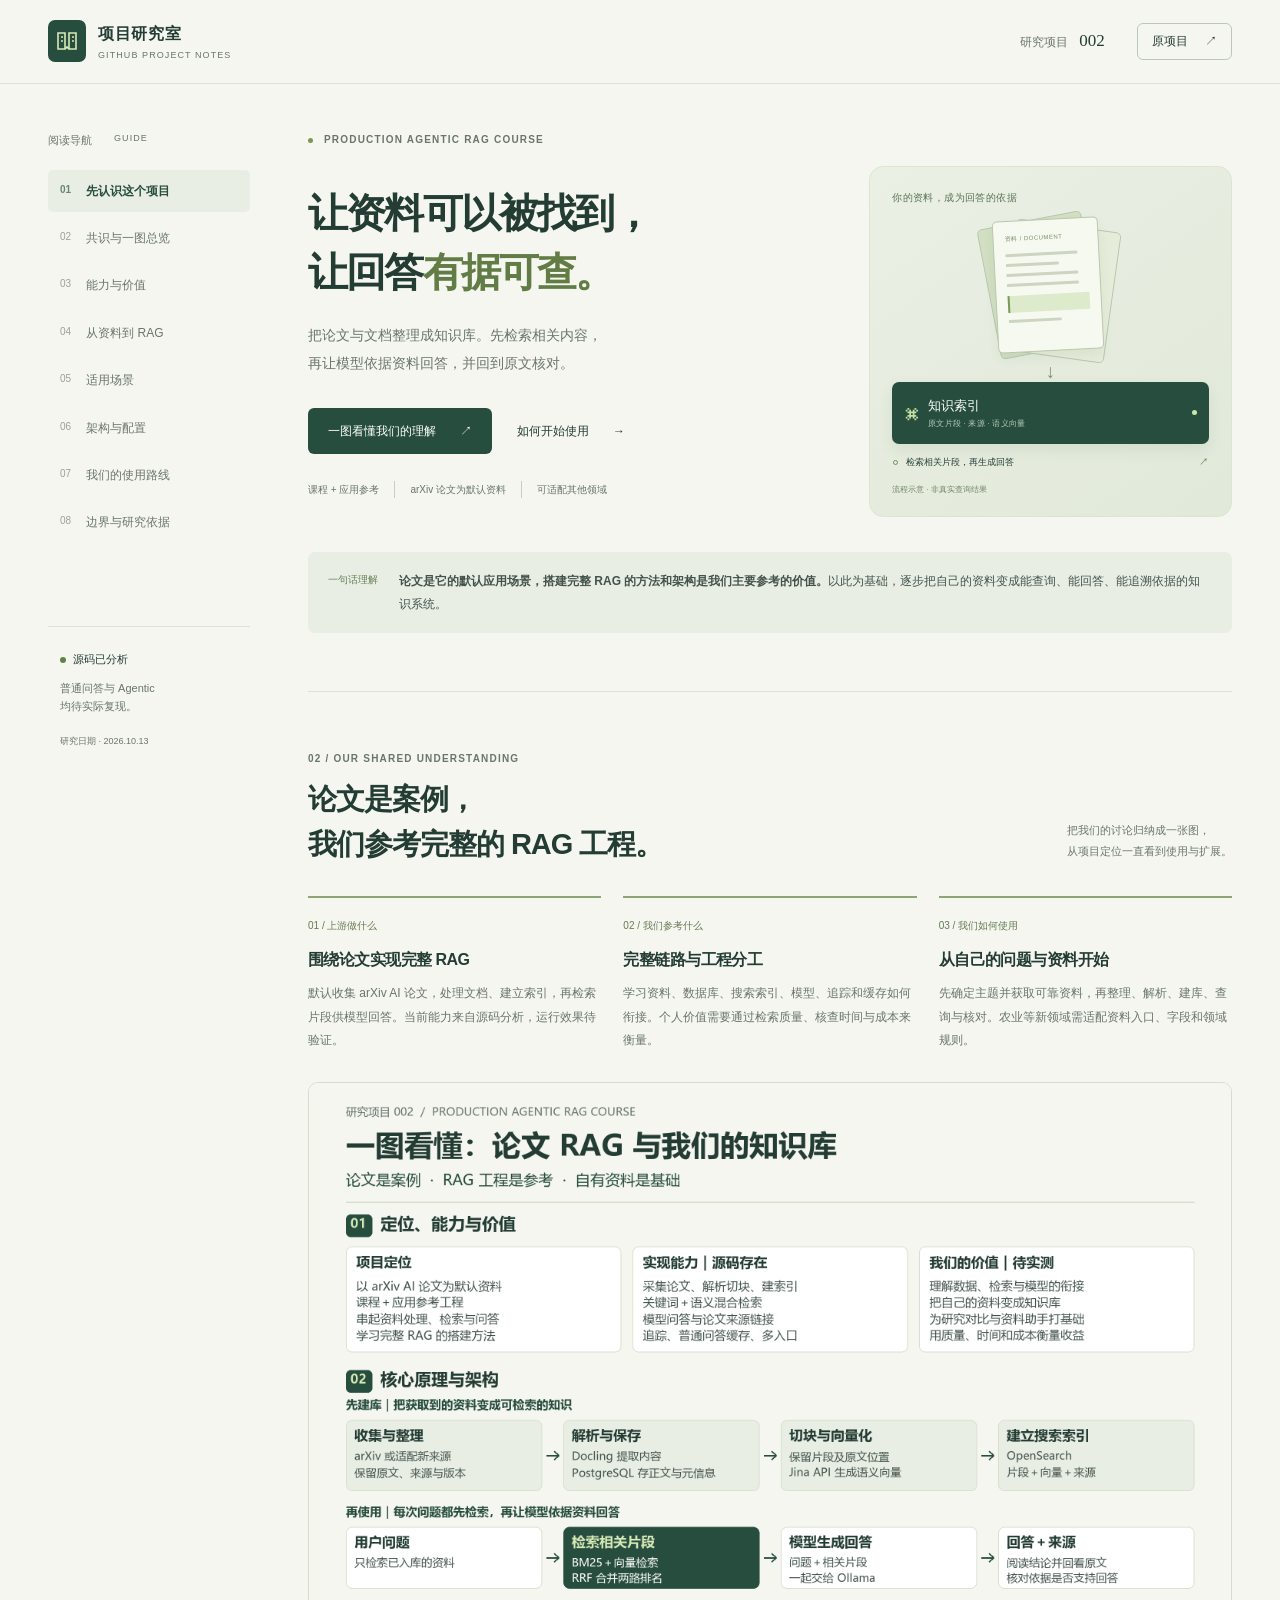
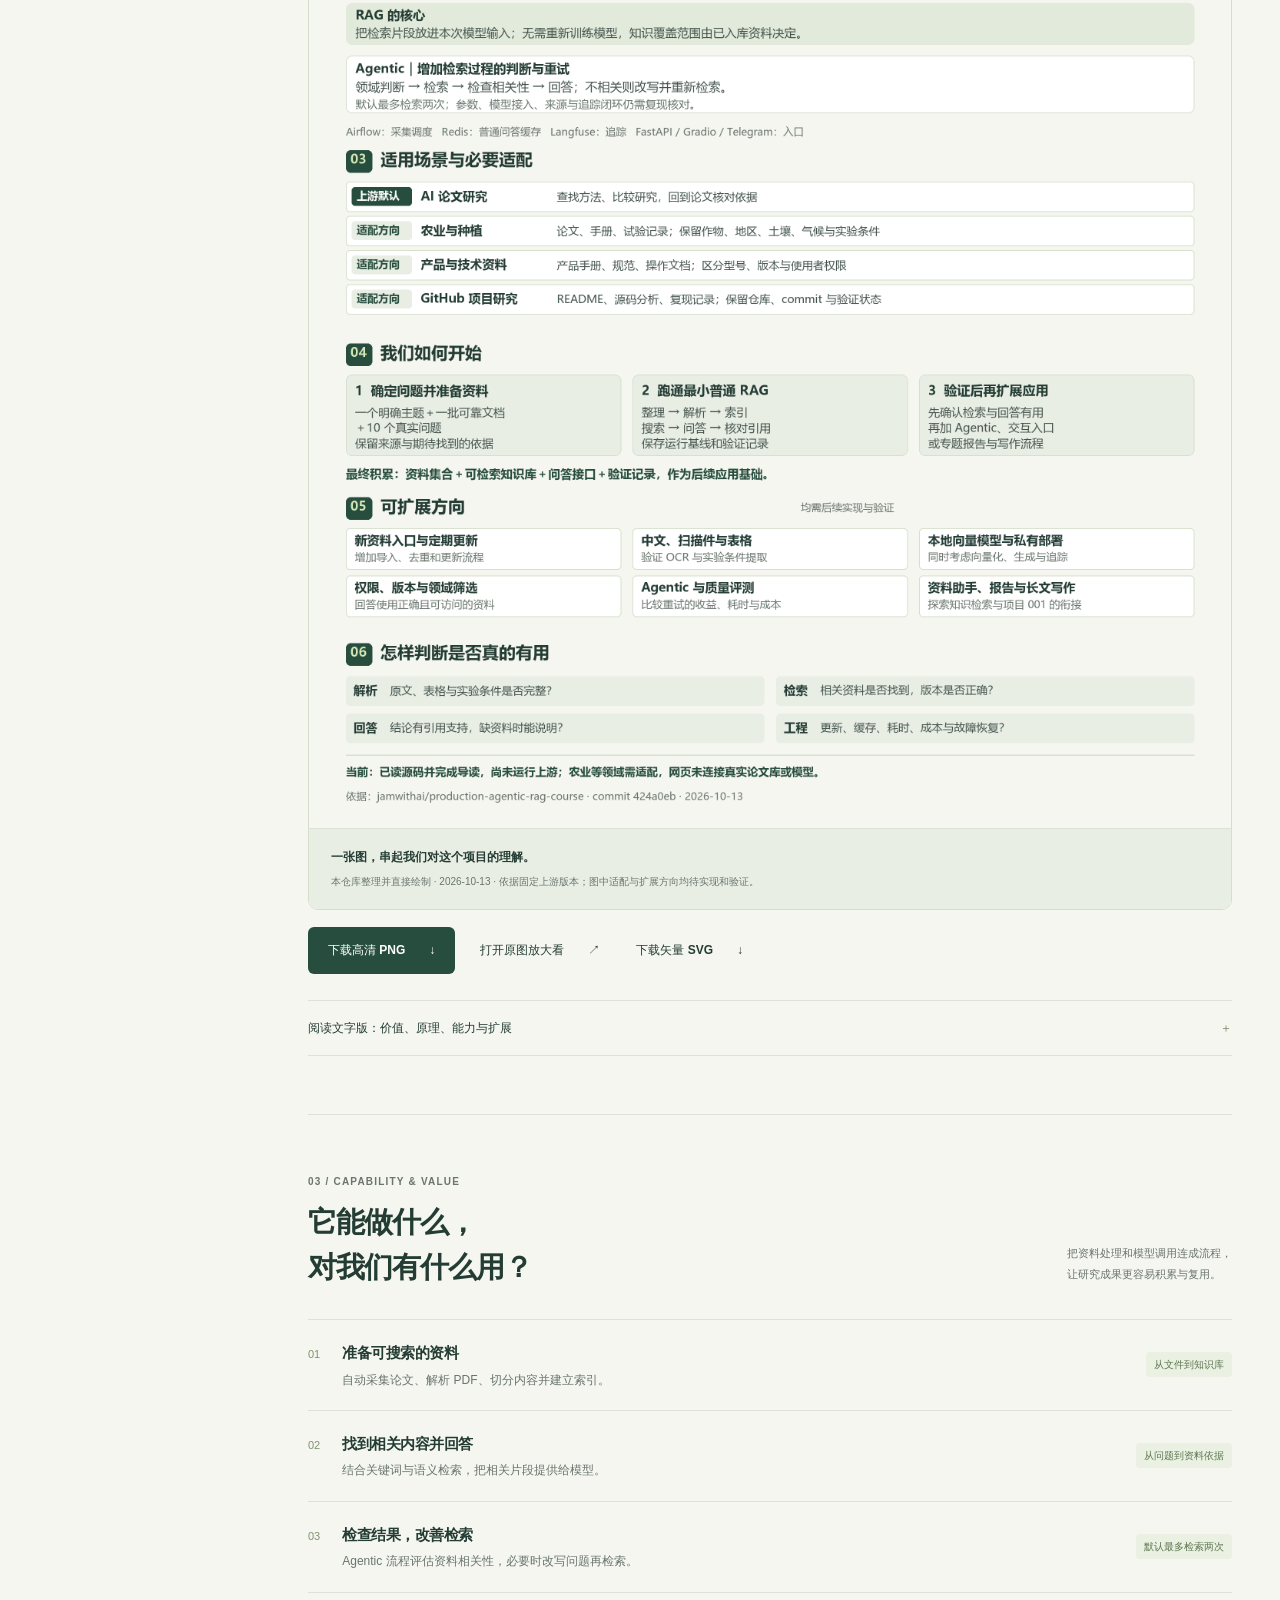
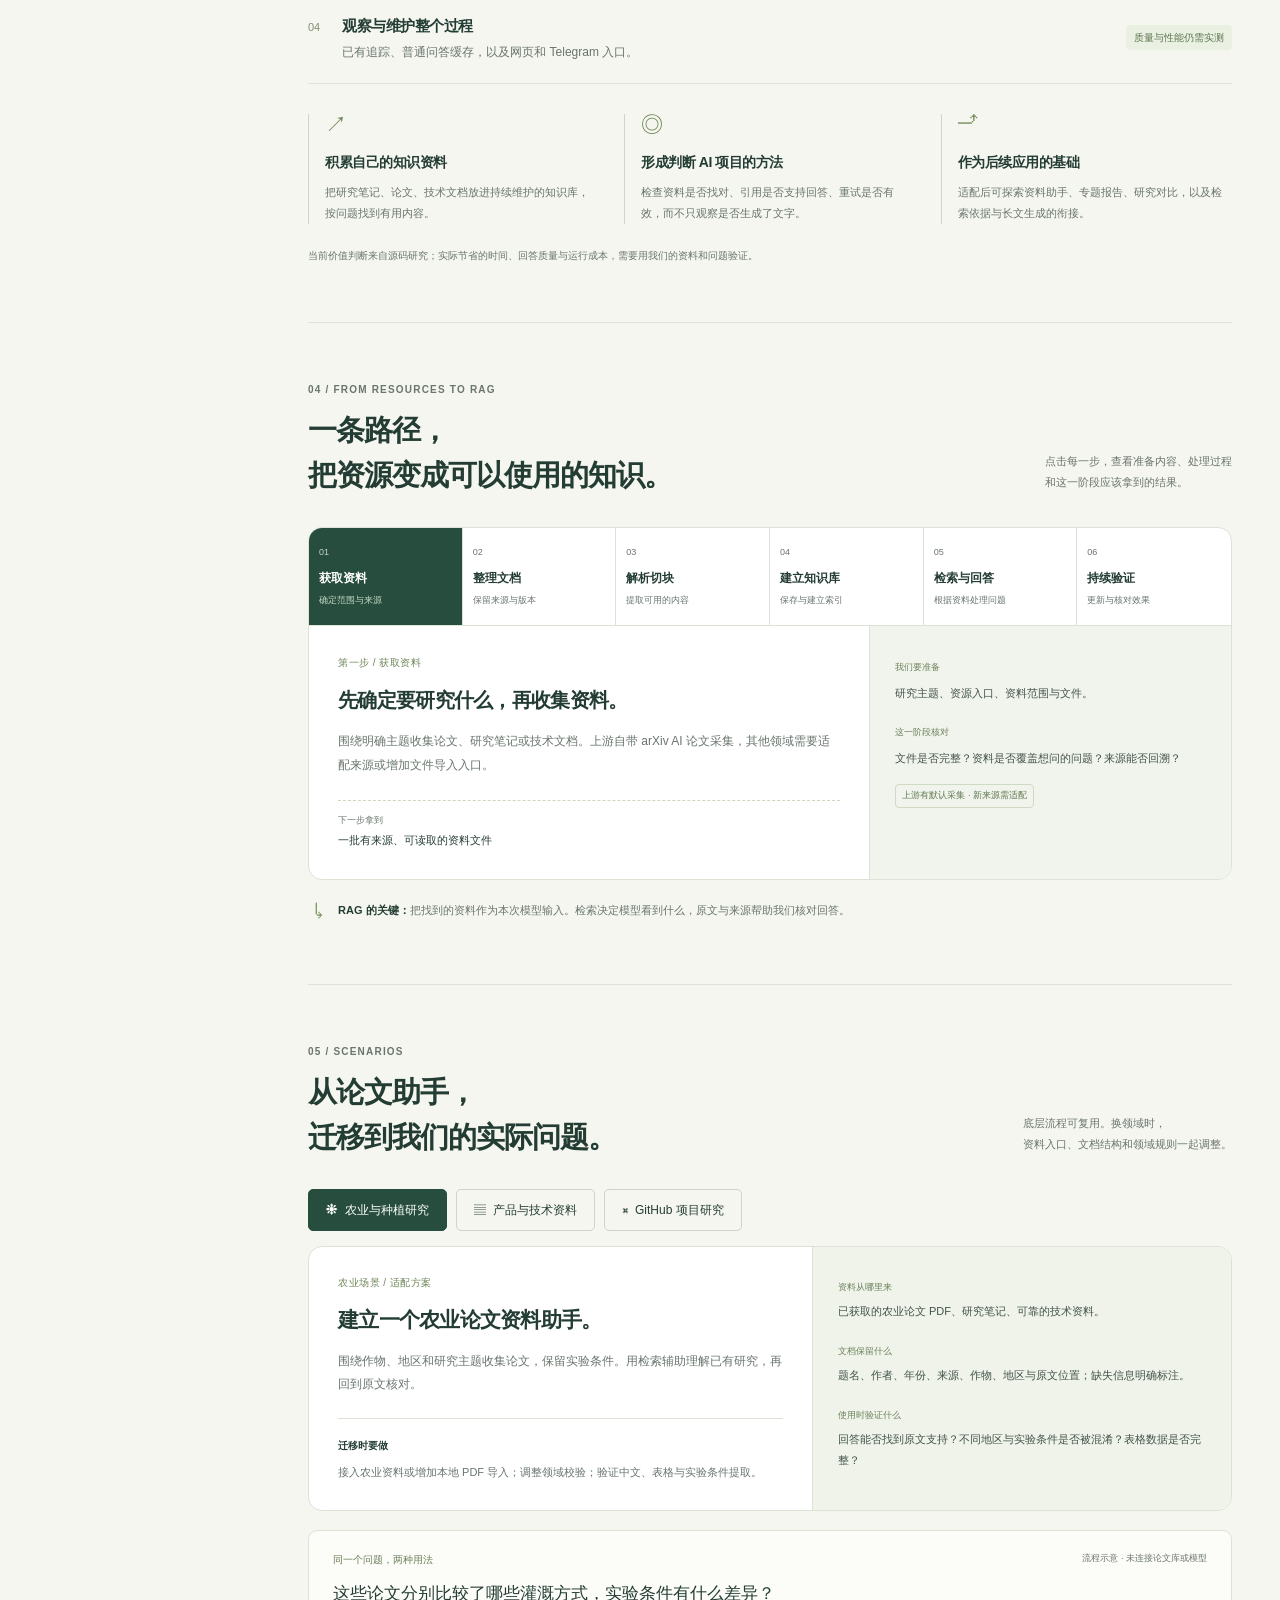
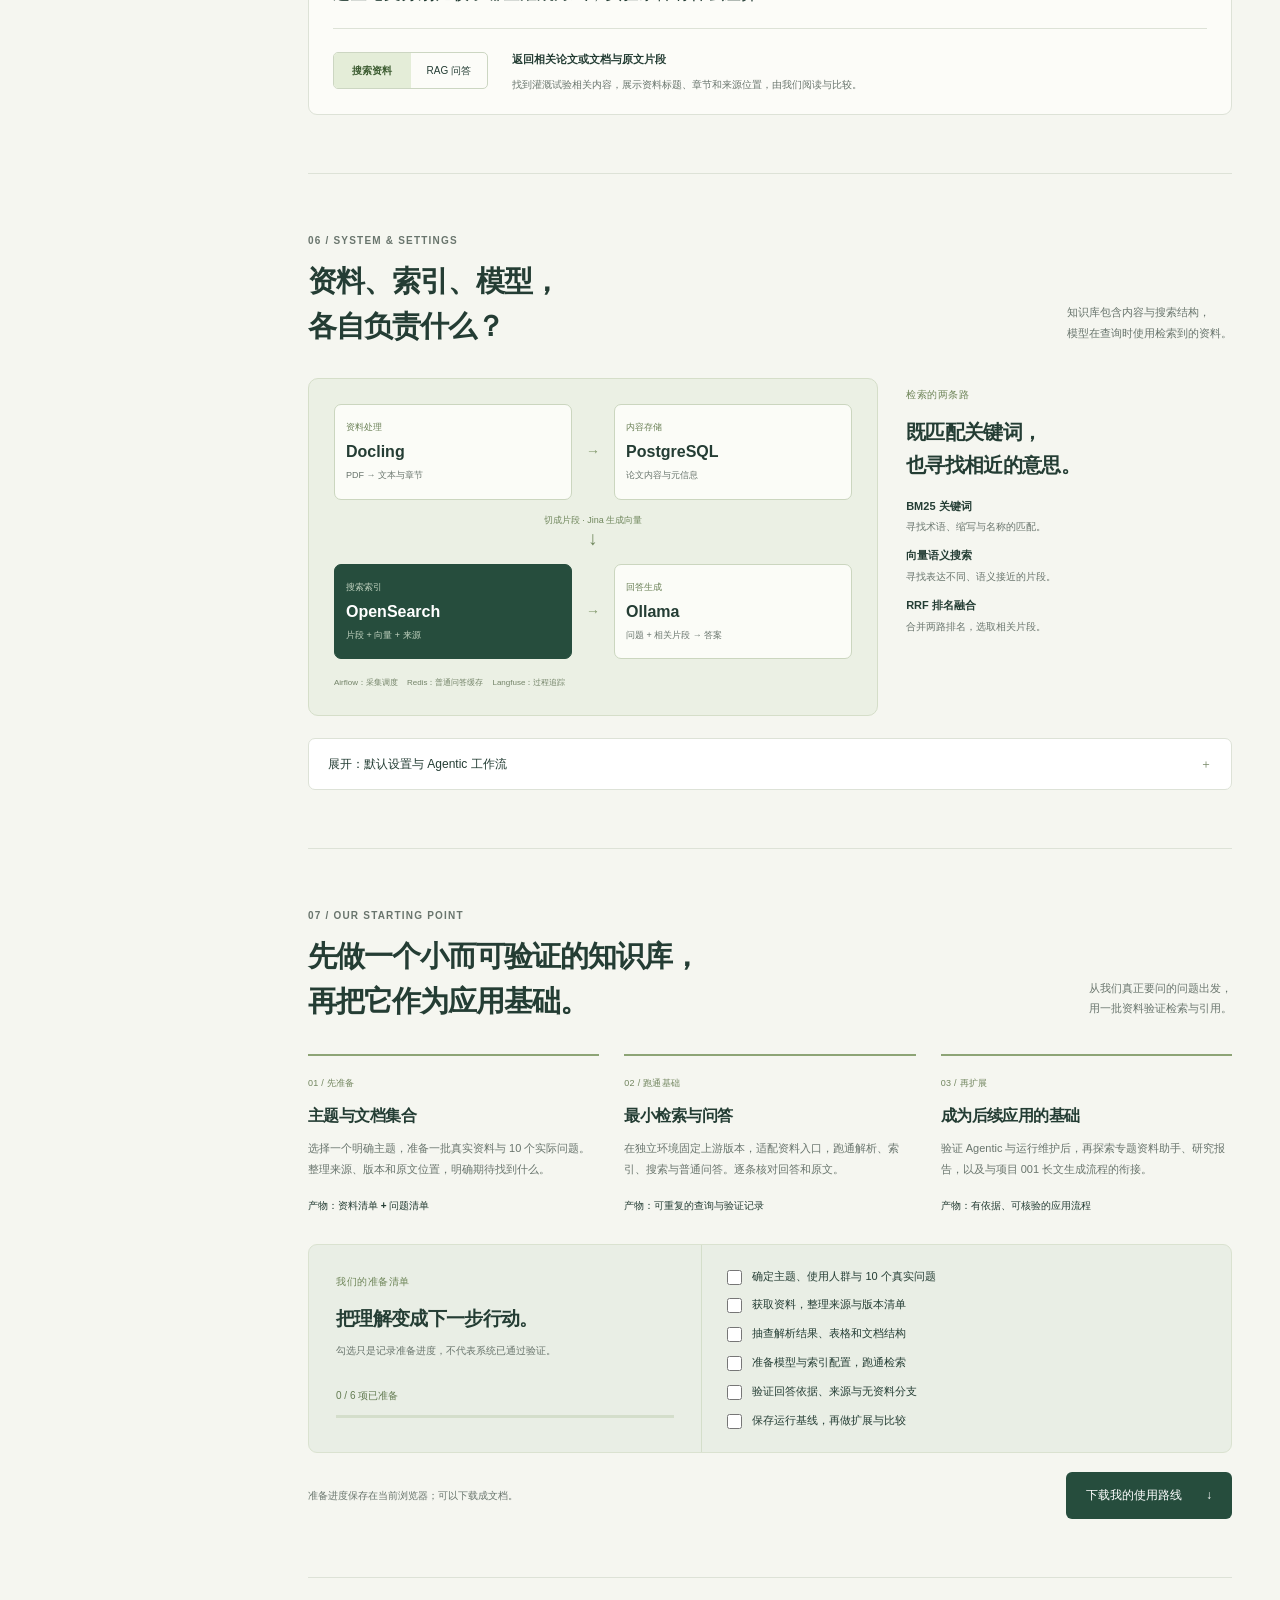
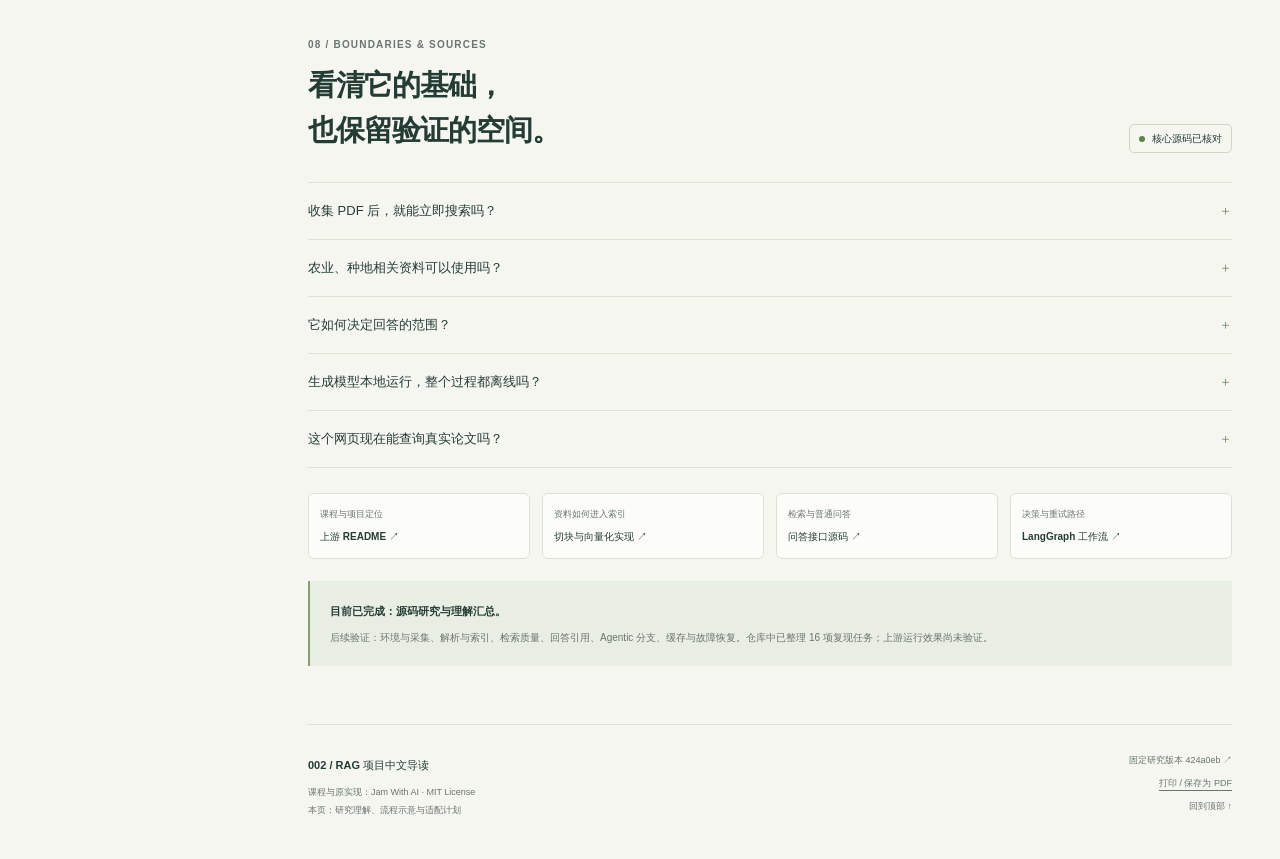
<file: projects/002-production-agentic-rag-course/web/index.html>
<!doctype html>
<html lang="zh-CN">
<head>
  <meta charset="utf-8">
  <meta name="viewport" content="width=device-width, initial-scale=1">
  <meta name="theme-color" content="#f5f6f0">
  <meta name="description" content="用一张总览图理解论文 RAG 的能力、价值、原理、架构、使用场景与扩展方向，再从自己的资料开始构建知识库。">
  <title>从资料到知识库 · RAG 项目中文导读</title>
  <link rel="stylesheet" href="./styles.css">
  <script src="./app.js" defer></script>
</head>
<body>
  <a class="skip-link" href="#overview">跳到正文</a>
  <header class="site-header">
    <a class="brand" href="#overview" aria-label="RAG 项目导读首页"><span class="brand-mark" aria-hidden="true"><svg viewBox="0 0 28 28" fill="none"><path d="M5 6h7v16H5zM16 6h7v16h-7z" stroke="currentColor" stroke-width="1.6"/><path d="M8 10h2M8 14h2M19 10h2M19 14h2M12 22l2-2 2 2" stroke="currentColor" stroke-width="1.6"/></svg></span><span>项目研究室<small>GITHUB PROJECT NOTES</small></span></a>
    <div class="header-right"><span class="project-number">研究项目 <b>002</b></span><a class="source-link" href="https://github.com/jamwithai/production-agentic-rag-course/tree/424a0eb99edf841994f2a9a053912b489d2a94ff" target="_blank" rel="noopener noreferrer">原项目 <span aria-hidden="true">↗</span></a></div>
  </header>

  <div class="page-shell">
    <aside class="sidebar">
      <div class="sidebar-heading">阅读导航 <span>GUIDE</span></div>
      <nav aria-label="章节导航">
        <a class="nav-link active" href="#overview"><span>01</span>先认识这个项目</a>
        <a class="nav-link" href="#understanding"><span>02</span>共识与一图总览</a>
        <a class="nav-link" href="#value"><span>03</span>能力与价值</a>
        <a class="nav-link" href="#pipeline"><span>04</span>从资料到 RAG</a>
        <a class="nav-link" href="#scenarios"><span>05</span>适用场景</a>
        <a class="nav-link" href="#architecture"><span>06</span>架构与配置</a>
        <a class="nav-link" href="#use-plan"><span>07</span>我们的使用路线</a>
        <a class="nav-link" href="#evidence"><span>08</span>边界与研究依据</a>
      </nav>
      <div class="sidebar-note"><span class="status-dot"></span><strong>源码已分析</strong><p>普通问答与 Agentic<br>均待实际复现。</p><small>研究日期 · 2026.10.13</small></div>
    </aside>

    <main>
      <section id="overview" class="hero page-section">
        <div class="eyebrow"><span></span> PRODUCTION AGENTIC RAG COURSE</div>
        <div class="hero-grid">
          <div class="hero-copy">
            <h1>让资料可以被找到，<br>让回答<span>有据可查。</span></h1>
            <p class="hero-description">把论文与文档整理成知识库。先检索相关内容，<br class="desktop-break">再让模型依据资料回答，并回到原文核对。</p>
            <div class="hero-actions"><a class="button primary" href="#understanding">一图看懂我们的理解 <span aria-hidden="true">↗</span></a><a class="button quiet" href="#use-plan">如何开始使用 <span aria-hidden="true">→</span></a></div>
            <div class="hero-meta"><span>课程 + 应用参考</span><span>arXiv 论文为默认资料</span><span>可适配其他领域</span></div>
          </div>
          <div class="hero-visual" role="img" aria-label="结构示意：已有论文与文档进入知识索引，再检索出相关片段供模型回答">
            <div class="visual-label">你的资料，成为回答的依据</div>
            <div class="paper-stack"><div class="paper paper-back"></div><div class="paper paper-middle"></div><div class="paper paper-front"><span class="paper-tag">资料 / DOCUMENT</span><i></i><i></i><i></i><i></i><div class="paper-highlight"></div><i></i></div></div>
            <div class="visual-connector"><span></span><b aria-hidden="true">↓</b></div>
            <div class="index-visual"><span class="index-icon" aria-hidden="true">⌘</span><div><strong>知识索引</strong><small>原文片段 · 来源 · 语义向量</small></div><span class="index-signal" aria-hidden="true"></span></div>
            <div class="visual-answer"><span class="answer-dot" aria-hidden="true"></span><span>检索相关片段，再生成回答</span><b aria-hidden="true">↗</b></div>
            <span class="visual-footnote">流程示意 · 非真实查询结果</span>
          </div>
        </div>
        <div class="overview-strip"><span class="strip-label">一句话理解</span><p><strong>论文是它的默认应用场景，搭建完整 RAG 的方法和架构是我们主要参考的价值。</strong>以此为基础，逐步把自己的资料变成能查询、能回答、能追溯依据的知识系统。</p></div>
      </section>

      <section id="understanding" class="page-section understanding-section">
        <div class="section-heading"><div><div class="eyebrow">02 / OUR SHARED UNDERSTANDING</div><h2>论文是案例，<br>我们参考完整的 RAG 工程。</h2></div><p>把我们的讨论归纳成一张图，<br>从项目定位一直看到使用与扩展。</p></div>
        <ol class="understanding-principles">
          <li><span>01 / 上游做什么</span><h3>围绕论文实现完整 RAG</h3><p>默认收集 arXiv AI 论文，处理文档、建立索引，再检索片段供模型回答。当前能力来自源码分析，运行效果待验证。</p></li>
          <li><span>02 / 我们参考什么</span><h3>完整链路与工程分工</h3><p>学习资料、数据库、搜索索引、模型、追踪和缓存如何衔接。个人价值需要通过检索质量、核查时间与成本来衡量。</p></li>
          <li><span>03 / 我们如何使用</span><h3>从自己的问题与资料开始</h3><p>先确定主题并获取可靠资料，再整理、解析、建库、查询与核对。农业等新领域需适配资料入口、字段和领域规则。</p></li>
        </ol>
        <figure class="understanding-figure">
          <a class="understanding-image-link" href="./assets/rag-understanding.png" target="_blank" rel="noopener noreferrer" aria-label="打开 RAG 理解总览原图，可放大查看所有文字"><img src="./assets/rag-understanding.png" width="2400" height="3500" alt="论文 RAG 与我们的知识库理解总览：定位、能力、价值；先建库再问答的原理与组件；AI 论文、农业、技术资料、项目研究四类场景；准备资料、跑通普通 RAG、验证后扩展的路线；资料更新、中文表格、本地部署、权限、Agentic 与报告写作等方向；解析、检索、回答与工程验收。详细文字版在图下。" loading="lazy" decoding="async"></a>
          <figcaption><strong>一张图，串起我们对这个项目的理解。</strong><span>本仓库整理并直接绘制 · 2026-10-13 · 依据固定上游版本；图中适配与扩展方向均待实现和验证。</span></figcaption>
        </figure>
        <div class="understanding-actions"><a class="button primary" href="./assets/rag-understanding.png" download="论文-RAG-理解总览.png">下载高清 PNG <span aria-hidden="true">↓</span></a><a class="button quiet" href="./assets/rag-understanding.png" target="_blank" rel="noopener noreferrer">打开原图放大看 <span aria-hidden="true">↗</span></a><a class="button quiet" href="./assets/rag-understanding.svg" download="论文-RAG-理解总览.svg">下载矢量 SVG <span aria-hidden="true">↓</span></a></div>
        <details class="understanding-transcript"><summary>阅读文字版：价值、原理、能力与扩展 <span aria-hidden="true">＋</span></summary>
          <div class="understanding-text-grid">
            <article><h3>定位与价值</h3><p>这是以 arXiv AI 论文为默认资料的课程与参考工程。论文是示例领域，采集、文档处理、检索、模型问答和维护的方法可用于构建自己的知识系统。它的实际收益需要用我们的资料和问题验证。</p></article>
            <article><h3>原理与架构</h3><p>建库：收集整理 → Docling 解析 → PostgreSQL 保存正文与元信息 → 切块 → Jina 向量化 → OpenSearch 索引。问答：用户问题 → BM25 与向量检索 → RRF 融合排名 → 相关片段与问题一起交给 Ollama → 回答与来源。</p><p>RAG 把资料放进本次模型输入，无需为这条链路重新训练模型。知识覆盖范围取决于已入库资料，原文用于核对模型结论。</p></article>
            <article><h3>能力与边界</h3><p>源码包含论文采集、解析切块、混合检索、普通问答和来源链接，以及追踪、普通问答缓存与多个入口。Agentic 增加领域判断、相关性检查、查询改写和重试，默认最多检索两次；参数、模型接入、来源与追踪闭环仍需复现核对。</p><p>Airflow 负责采集调度，Redis 缓存普通问答，Langfuse 追踪过程；FastAPI、Gradio 和 Telegram 提供使用入口。</p></article>
            <article><h3>场景与适配</h3><p>上游默认用于 AI 论文研究。农业可接入论文、种植手册和试验记录，保留作物、地区、土壤、气候与实验条件；技术资料要区分型号、版本与权限；项目研究要保留仓库、commit 和验证状态。新领域需要调整资料入口、解析规则、检索字段与领域判断。</p></article>
            <article><h3>我们的使用路线</h3><p>选择一个明确主题，准备一批可靠文档与 10 个真实问题，记录来源和期待找到的依据。跑通整理、解析、索引、搜索与普通问答，逐条核查引用。保存基线和验证记录后，再扩展 Agentic、交互入口或报告生成。</p><p>最终积累的是资料集合、可检索知识库、问答接口和验证记录，可继续作为后续应用的基础。</p></article>
            <article><h3>可扩展方向</h3><p>新资料入口和定期更新；中文、扫描件、表格与 OCR；本地向量模型和私有部署；权限、版本与领域筛选；Agentic 与普通 RAG 对比评测；知识库问答、专题报告和与项目 001 长文写作的衔接。以上均为后续实现和验证方向。</p></article>
            <article class="understanding-verification"><h3>如何判断是否真的有用</h3><p>解析是否完整？检索是否找到正确资料与版本？回答结论是否得到引用支持，资料不足时是否说明？新资料更新、缓存失效、耗时、成本与故障恢复是否可接受？当前已完成源码研究与导读，尚未运行上游；本页未连接真实论文库或模型。</p></article>
          </div>
        </details>
      </section>

      <section id="value" class="page-section">
        <div class="section-heading"><div><div class="eyebrow">03 / CAPABILITY & VALUE</div><h2>它能做什么，<br>对我们有什么用？</h2></div><p>把资料处理和模型调用连成流程，<br>让研究成果更容易积累与复用。</p></div>
        <div class="capability-list">
          <article><span class="list-number">01</span><div><h3>准备可搜索的资料</h3><p>自动采集论文、解析 PDF、切分内容并建立索引。</p></div><span class="row-result">从文件到知识库</span></article>
          <article><span class="list-number">02</span><div><h3>找到相关内容并回答</h3><p>结合关键词与语义检索，把相关片段提供给模型。</p></div><span class="row-result">从问题到资料依据</span></article>
          <article><span class="list-number">03</span><div><h3>检查结果，改善检索</h3><p>Agentic 流程评估资料相关性，必要时改写问题再检索。</p></div><span class="row-result">默认最多检索两次</span></article>
          <article><span class="list-number">04</span><div><h3>观察与维护整个过程</h3><p>已有追踪、普通问答缓存，以及网页和 Telegram 入口。</p></div><span class="row-result">质量与性能仍需实测</span></article>
        </div>
        <div class="value-grid">
          <article><span class="value-symbol" aria-hidden="true">↗</span><h3>积累自己的知识资料</h3><p>把研究笔记、论文、技术文档放进持续维护的知识库，按问题找到有用内容。</p></article>
          <article><span class="value-symbol" aria-hidden="true">◎</span><h3>形成判断 AI 项目的方法</h3><p>检查资料是否找对、引用是否支持回答、重试是否有效，而不只观察是否生成了文字。</p></article>
          <article><span class="value-symbol" aria-hidden="true">⤴</span><h3>作为后续应用的基础</h3><p>适配后可探索资料助手、专题报告、研究对比，以及检索依据与长文生成的衔接。</p></article>
        </div>
        <p class="section-note">当前价值判断来自源码研究；实际节省的时间、回答质量与运行成本，需要用我们的资料和问题验证。</p>
      </section>

      <section id="pipeline" class="page-section pipeline-section">
        <div class="section-heading"><div><div class="eyebrow">04 / FROM RESOURCES TO RAG</div><h2>一条路径，<br>把资源变成可以使用的知识。</h2></div><p>点击每一步，查看准备内容、处理过程<br>和这一阶段应该拿到的结果。</p></div>
        <div class="pipeline-board">
          <div class="stage-list" role="group" aria-label="资料到 RAG 的六个步骤">
            <button class="stage-button selected" type="button" data-stage="0" aria-pressed="true" aria-controls="stage-detail"><span>01</span><strong>获取资料</strong><small>确定范围与来源</small></button>
            <button class="stage-button" type="button" data-stage="1" aria-pressed="false" aria-controls="stage-detail"><span>02</span><strong>整理文档</strong><small>保留来源与版本</small></button>
            <button class="stage-button" type="button" data-stage="2" aria-pressed="false" aria-controls="stage-detail"><span>03</span><strong>解析切块</strong><small>提取可用的内容</small></button>
            <button class="stage-button" type="button" data-stage="3" aria-pressed="false" aria-controls="stage-detail"><span>04</span><strong>建立知识库</strong><small>保存与建立索引</small></button>
            <button class="stage-button" type="button" data-stage="4" aria-pressed="false" aria-controls="stage-detail"><span>05</span><strong>检索与回答</strong><small>根据资料处理问题</small></button>
            <button class="stage-button" type="button" data-stage="5" aria-pressed="false" aria-controls="stage-detail"><span>06</span><strong>持续验证</strong><small>更新与核对效果</small></button>
          </div>
          <div id="stage-detail" class="stage-detail" aria-live="polite" aria-atomic="true">
            <div class="stage-detail-main"><span id="stage-kicker" class="detail-kicker">第一步 / 获取资料</span><h3 id="stage-title">先确定要研究什么，再收集资料。</h3><p id="stage-description">围绕明确主题收集论文、研究笔记或技术文档。上游自带 arXiv AI 论文采集，其他领域需要适配来源或增加文件导入入口。</p><div class="stage-handoff"><span>下一步拿到</span><strong id="stage-output">一批有来源、可读取的资料文件</strong></div></div>
            <div class="stage-detail-side"><div><span>我们要准备</span><p id="stage-input">研究主题、资源入口、资料范围与文件。</p></div><div><span>这一阶段核对</span><p id="stage-check">文件是否完整？资料是否覆盖想问的问题？来源能否回溯？</p></div><span id="stage-status" class="detail-status">上游有默认采集 · 新来源需适配</span></div>
          </div>
        </div>
        <div class="principle-note"><span aria-hidden="true">↳</span><p><strong>RAG 的关键：</strong>把找到的资料作为本次模型输入。检索决定模型看到什么，原文与来源帮助我们核对回答。</p></div>
      </section>

      <section id="scenarios" class="page-section">
        <div class="section-heading"><div><div class="eyebrow">05 / SCENARIOS</div><h2>从论文助手，<br>迁移到我们的实际问题。</h2></div><p>底层流程可复用。换领域时，<br>资料入口、文档结构和领域规则一起调整。</p></div>
        <div class="scenario-tabs" role="group" aria-label="选择使用场景">
          <button type="button" class="selected" data-scenario="agriculture" aria-pressed="true" aria-controls="scenario-panel"><span aria-hidden="true">❋</span>农业与种植研究</button>
          <button type="button" data-scenario="documents" aria-pressed="false" aria-controls="scenario-panel"><span aria-hidden="true">▤</span>产品与技术资料</button>
          <button type="button" data-scenario="research" aria-pressed="false" aria-controls="scenario-panel"><span aria-hidden="true">⌘</span>GitHub 项目研究</button>
        </div>
        <div id="scenario-panel" class="scenario-panel" aria-live="polite" aria-atomic="true">
          <div class="scenario-story"><span id="scenario-eyebrow" class="detail-kicker">农业场景 / 适配方案</span><h3 id="scenario-title">建立一个农业论文资料助手。</h3><p id="scenario-description">围绕作物、地区和研究主题收集论文，保留实验条件。用检索辅助理解已有研究，再回到原文核对。</p><div class="scenario-adaptation"><strong>迁移时要做</strong><p id="scenario-adapt">接入农业资料或增加本地 PDF 导入；调整领域校验；验证中文、表格与实验条件提取。</p></div></div>
          <div class="scenario-ingredients"><div><span>资料从哪里来</span><p id="scenario-resources">已获取的农业论文 PDF、研究笔记、可靠的技术资料。</p></div><div><span>文档保留什么</span><p id="scenario-metadata">题名、作者、年份、来源、作物、地区与原文位置；缺失信息明确标注。</p></div><div><span>使用时验证什么</span><p id="scenario-validation">回答能否找到原文支持？不同地区与实验条件是否被混淆？表格数据是否完整？</p></div></div>
        </div>
        <div class="example-box">
          <div class="example-top"><span class="example-label">同一个问题，两种用法</span><span class="illustration-label">流程示意 · 未连接论文库或模型</span></div>
          <p id="example-question" class="example-question">这些论文分别比较了哪些灌溉方式，实验条件有什么差异？</p>
          <div class="example-bottom"><div class="mode-buttons" role="group" aria-label="选择搜索或 RAG 问答"><button type="button" class="selected" data-mode="search" aria-pressed="true" aria-controls="example-output">搜索资料</button><button type="button" data-mode="rag" aria-pressed="false" aria-controls="example-output">RAG 问答</button></div><div id="example-output" aria-live="polite" aria-atomic="true"><strong id="example-output-title">返回相关论文与原文片段</strong><p id="example-output-copy">找到灌溉试验相关内容，展示资料标题、章节和来源位置，由我们阅读与比较。</p></div></div>
        </div>
      </section>

      <section id="architecture" class="page-section architecture-section">
        <div class="section-heading"><div><div class="eyebrow">06 / SYSTEM & SETTINGS</div><h2>资料、索引、模型，<br>各自负责什么？</h2></div><p>知识库包含内容与搜索结构，<br>模型在查询时使用检索到的资料。</p></div>
        <div class="architecture-layout">
          <div class="architecture-map" role="img" aria-label="架构示意：文档经 Docling 解析并存入 PostgreSQL，片段经 Jina 向量化建立 OpenSearch 索引，问题检索索引后交给 Ollama 生成回答">
            <div class="architecture-row"><div class="architecture-node"><small>资料处理</small><strong>Docling</strong><span>PDF → 文本与章节</span></div><span class="architecture-arrow" aria-hidden="true">→</span><div class="architecture-node"><small>内容存储</small><strong>PostgreSQL</strong><span>论文内容与元信息</span></div></div>
            <div class="architecture-divider"><span>切成片段 · Jina 生成向量</span><b aria-hidden="true">↓</b></div>
            <div class="architecture-row"><div class="architecture-node accent-node"><small>搜索索引</small><strong>OpenSearch</strong><span>片段 + 向量 + 来源</span></div><span class="architecture-arrow" aria-hidden="true">→</span><div class="architecture-node"><small>回答生成</small><strong>Ollama</strong><span>问题 + 相关片段 → 答案</span></div></div>
            <div class="architecture-helpers"><span>Airflow：采集调度</span><span>Redis：普通问答缓存</span><span>Langfuse：过程追踪</span></div>
          </div>
          <div class="retrieval-explanation"><span class="detail-kicker">检索的两条路</span><h3>既匹配关键词，<br>也寻找相近的意思。</h3><dl><div><dt>BM25 关键词</dt><dd>寻找术语、缩写与名称的匹配。</dd></div><div><dt>向量语义搜索</dt><dd>寻找表达不同、语义接近的片段。</dd></div><div><dt>RRF 排名融合</dt><dd>合并两路排名，选取相关片段。</dd></div></dl></div>
        </div>
        <details class="configuration-details"><summary>展开：默认设置与 Agentic 工作流 <span aria-hidden="true">＋</span></summary><div class="configuration-body"><div class="table-scroll"><table><caption>固定研究版本的默认值与源码配置</caption><thead><tr><th>设置</th><th>当前配置</th><th>实际意义</th></tr></thead><tbody><tr><td>资料领域</td><td>arXiv / cs.AI</td><td>农业等领域需要适配来源与领域规则</td></tr><tr><td>切块</td><td>章节优先；词数回退 600 / 重叠 100</td><td>保留内容结构，中文处理需另行验证</td></tr><tr><td>向量化</td><td>Jina v3 / 1024 维</td><td>模型与索引维度匹配，更换后重新向量化</td></tr><tr><td>问答检索</td><td>默认 top_k = 3，混合检索</td><td>请求 3 个片段，可能来自同一篇论文</td></tr><tr><td>回答模型</td><td>Ollama / llama3.2:1b</td><td>生成质量取决于模型与检索资料</td></tr><tr><td>普通问答缓存</td><td>精确匹配 / 默认 6 小时</td><td>相同问题与参数可复用；更新资料后的失效待测</td></tr></tbody></table></div><div class="agent-flow"><strong>Agentic 增加了流程判断</strong><p>领域校验 → 检索 → 资料相关性检查 → 相关则回答；不相关则改写并重试。默认最多检索两次。</p><small>固定版本还有参数传递、来源返回与追踪关联缺口。Gradio 与 Telegram 当前走普通 RAG。上游功能均待实际复现。</small></div><a class="inline-link" href="https://github.com/jamwithai/production-agentic-rag-course/blob/424a0eb99edf841994f2a9a053912b489d2a94ff/src/config.py" target="_blank" rel="noopener noreferrer">查看固定版本配置 ↗</a></div></details>
      </section>

      <section id="use-plan" class="page-section">
        <div class="section-heading"><div><div class="eyebrow">07 / OUR STARTING POINT</div><h2>先做一个小而可验证的知识库，<br>再把它作为应用基础。</h2></div><p>从我们真正要问的问题出发，<br>用一批资料验证检索与引用。</p></div>
        <div class="roadmap">
          <article><span>01 / 先准备</span><h3>主题与文档集合</h3><p>选择一个明确主题，准备一批真实资料与 10 个实际问题。整理来源、版本和原文位置，明确期待找到什么。</p><strong>产物：资料清单 + 问题清单</strong></article>
          <article><span>02 / 跑通基础</span><h3>最小检索与问答</h3><p>在独立环境固定上游版本，适配资料入口，跑通解析、索引、搜索与普通问答。逐条核对回答和原文。</p><strong>产物：可重复的查询与验证记录</strong></article>
          <article><span>03 / 再扩展</span><h3>成为后续应用的基础</h3><p>验证 Agentic 与运行维护后，再探索专题资料助手、研究报告，以及与项目 001 长文生成流程的衔接。</p><strong>产物：有依据、可核验的应用流程</strong></article>
        </div>
        <div class="plan-box"><div class="plan-intro"><span class="detail-kicker">我们的准备清单</span><h3>把理解变成下一步行动。</h3><p>勾选只是记录准备进度，不代表系统已通过验证。</p><div class="plan-progress" aria-live="polite"><span id="plan-count">0 / 6 项已准备</span><div class="progress-track"><span id="plan-progress-fill"></span></div></div></div><div class="plan-checklist"><label><input type="checkbox" data-plan="topic"><span>确定主题、使用人群与 10 个真实问题</span></label><label><input type="checkbox" data-plan="resources"><span>获取资料，整理来源与版本清单</span></label><label><input type="checkbox" data-plan="documents"><span>抽查解析结果、表格和文档结构</span></label><label><input type="checkbox" data-plan="index"><span>准备模型与索引配置，跑通检索</span></label><label><input type="checkbox" data-plan="answers"><span>验证回答依据、来源与无资料分支</span></label><label><input type="checkbox" data-plan="baseline"><span>保存运行基线，再做扩展与比较</span></label></div></div>
        <div class="plan-actions"><p id="plan-storage-note">准备进度保存在当前浏览器；可以下载成文档。</p><button type="button" id="download-plan" class="button primary">下载我的使用路线 <span aria-hidden="true">↓</span></button></div>
      </section>

      <section id="evidence" class="page-section evidence-section">
        <div class="section-heading"><div><div class="eyebrow">08 / BOUNDARIES & SOURCES</div><h2>看清它的基础，<br>也保留验证的空间。</h2></div><span class="evidence-badge"><span class="status-dot"></span>核心源码已核对</span></div>
        <div class="faq-list">
          <details><summary>收集 PDF 后，就能立即搜索吗？<span aria-hidden="true">＋</span></summary><p>资料经过解析、切块和索引后才进入搜索范围。新增资料也要走同样的处理流程；解析失败或未建立索引的内容不会自动可用。</p></details>
          <details><summary>农业、种地相关资料可以使用吗？<span aria-hidden="true">＋</span></summary><p>可以沿用底层架构。默认采集与领域校验围绕 AI 论文，需要接入农业资料或增加文件导入，调整领域规则，并验证中文、表格和实验条件提取。这里展示的是适配方案，尚未构建农业知识库。</p></details>
          <details><summary>它如何决定回答的范围？<span aria-hidden="true">＋</span></summary><p>检索范围取决于已入库并建立索引的资料。提示词要求依据提供的片段回答，但提示词本身不能证明引用正确，应回到原文核对。</p></details>
          <details><summary>生成模型本地运行，整个过程都离线吗？<span aria-hidden="true">＋</span></summary><p>Ollama 在本地运行，当前 Jina 客户端把问题和论文文本发送到外部向量化 API。私有资料的部署方案需要同时考虑检索、模型和追踪服务。</p></details>
          <details><summary>这个网页现在能查询真实论文吗？<span aria-hidden="true">＋</span></summary><p>当前是理解汇总与使用规划页。步骤、场景切换和准备清单可交互；没有接入数据库、真实论文检索或模型。真实系统需要完成独立环境复现与资料入库。</p></details>
        </div>
        <div class="source-grid"><a href="https://github.com/jamwithai/production-agentic-rag-course/blob/424a0eb99edf841994f2a9a053912b489d2a94ff/README.md" target="_blank" rel="noopener noreferrer"><span>课程与项目定位</span><strong>上游 README ↗</strong></a><a href="https://github.com/jamwithai/production-agentic-rag-course/blob/424a0eb99edf841994f2a9a053912b489d2a94ff/src/services/indexing/hybrid_indexer.py" target="_blank" rel="noopener noreferrer"><span>资料如何进入索引</span><strong>切块与向量化实现 ↗</strong></a><a href="https://github.com/jamwithai/production-agentic-rag-course/blob/424a0eb99edf841994f2a9a053912b489d2a94ff/src/routers/ask.py" target="_blank" rel="noopener noreferrer"><span>检索与普通问答</span><strong>问答接口源码 ↗</strong></a><a href="https://github.com/jamwithai/production-agentic-rag-course/blob/424a0eb99edf841994f2a9a053912b489d2a94ff/src/services/agents/agentic_rag.py" target="_blank" rel="noopener noreferrer"><span>决策与重试路径</span><strong>LangGraph 工作流 ↗</strong></a></div>
        <div class="verification-note"><strong>目前已完成：源码研究与理解汇总。</strong><p>后续验证：环境与采集、解析与索引、检索质量、回答引用、Agentic 分支、缓存与故障恢复。仓库中已整理 16 项复现任务；上游运行效果尚未验证。</p></div>
      </section>

      <footer class="site-footer"><div><strong>002 / RAG 项目中文导读</strong><p>课程与原实现：Jam With AI · MIT License<br>本页：研究理解、流程示意与适配计划</p></div><div class="footer-right"><a href="https://github.com/jamwithai/production-agentic-rag-course/commit/424a0eb99edf841994f2a9a053912b489d2a94ff" target="_blank" rel="noopener noreferrer">固定研究版本 424a0eb ↗</a><button type="button" id="print-guide">打印 / 保存为 PDF</button><a href="#overview">回到顶部 ↑</a></div></footer>
    </main>
  </div>
</body>
</html>
</file>
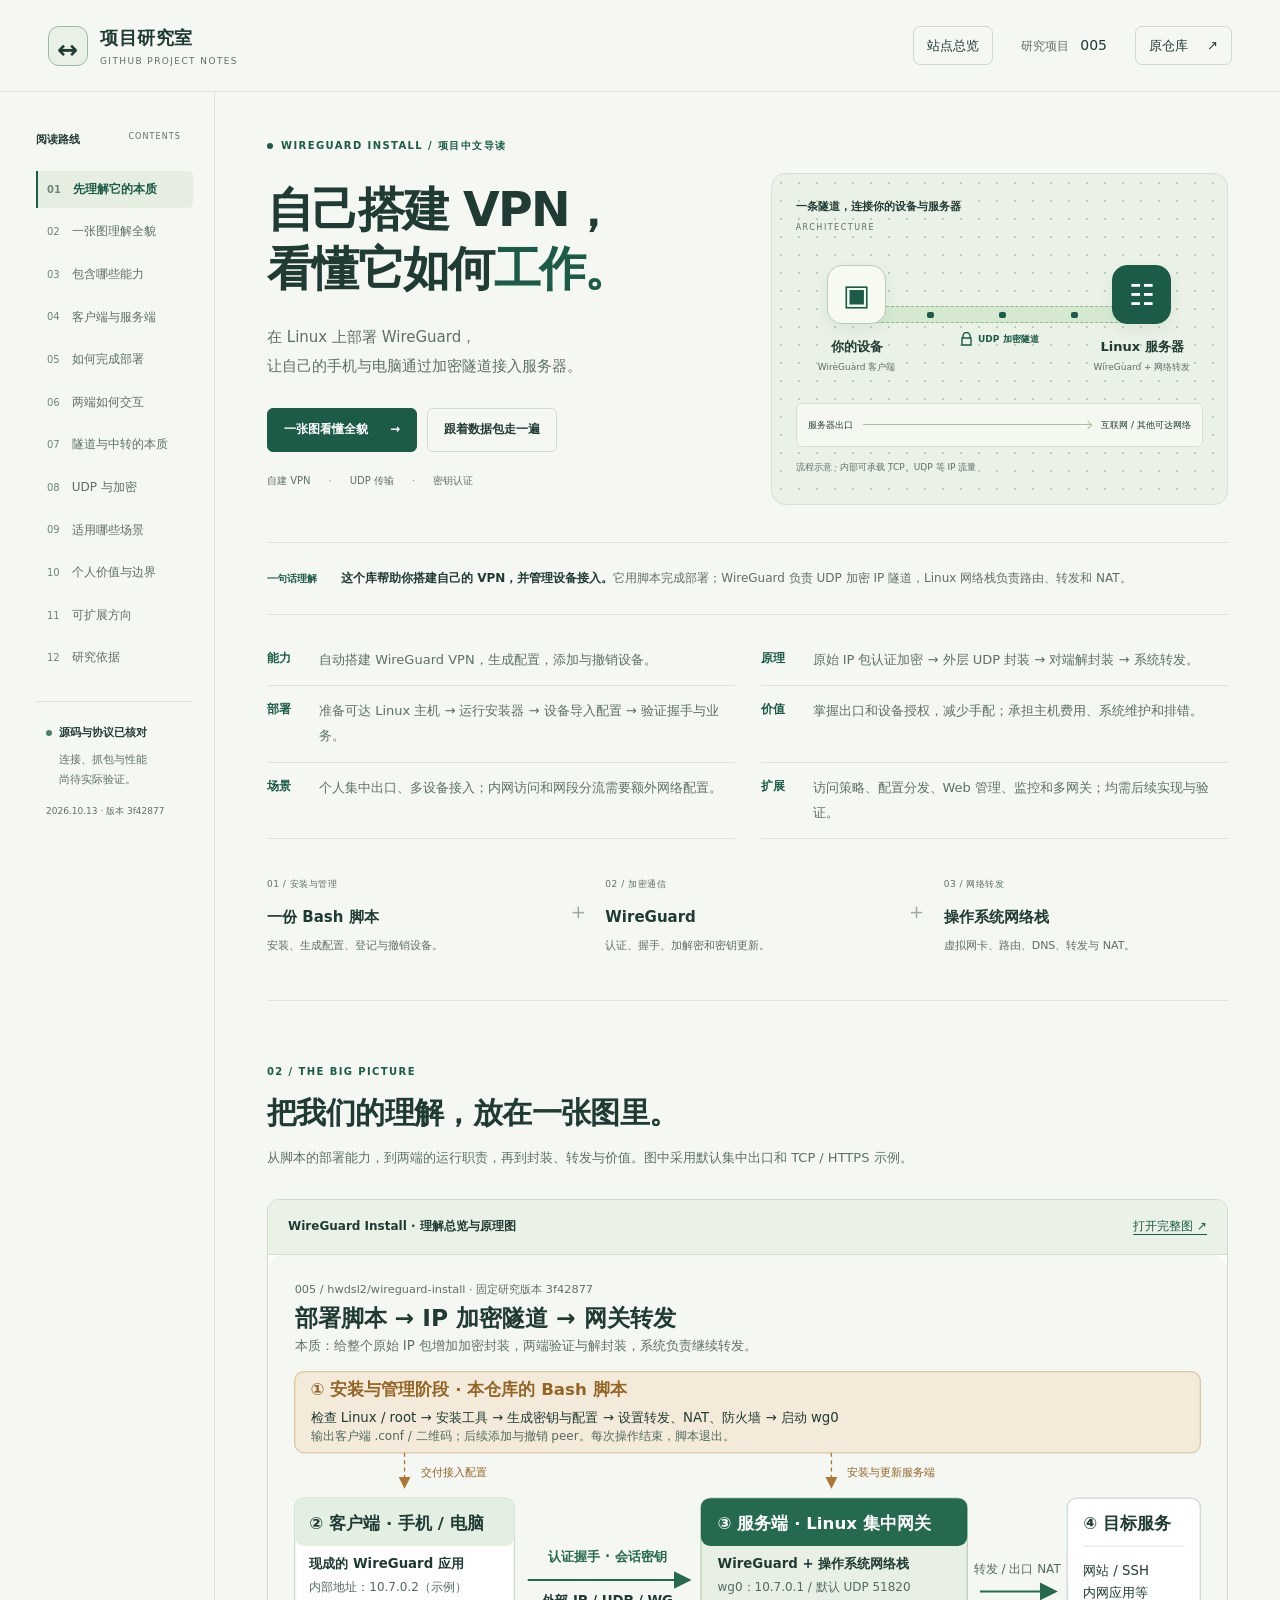
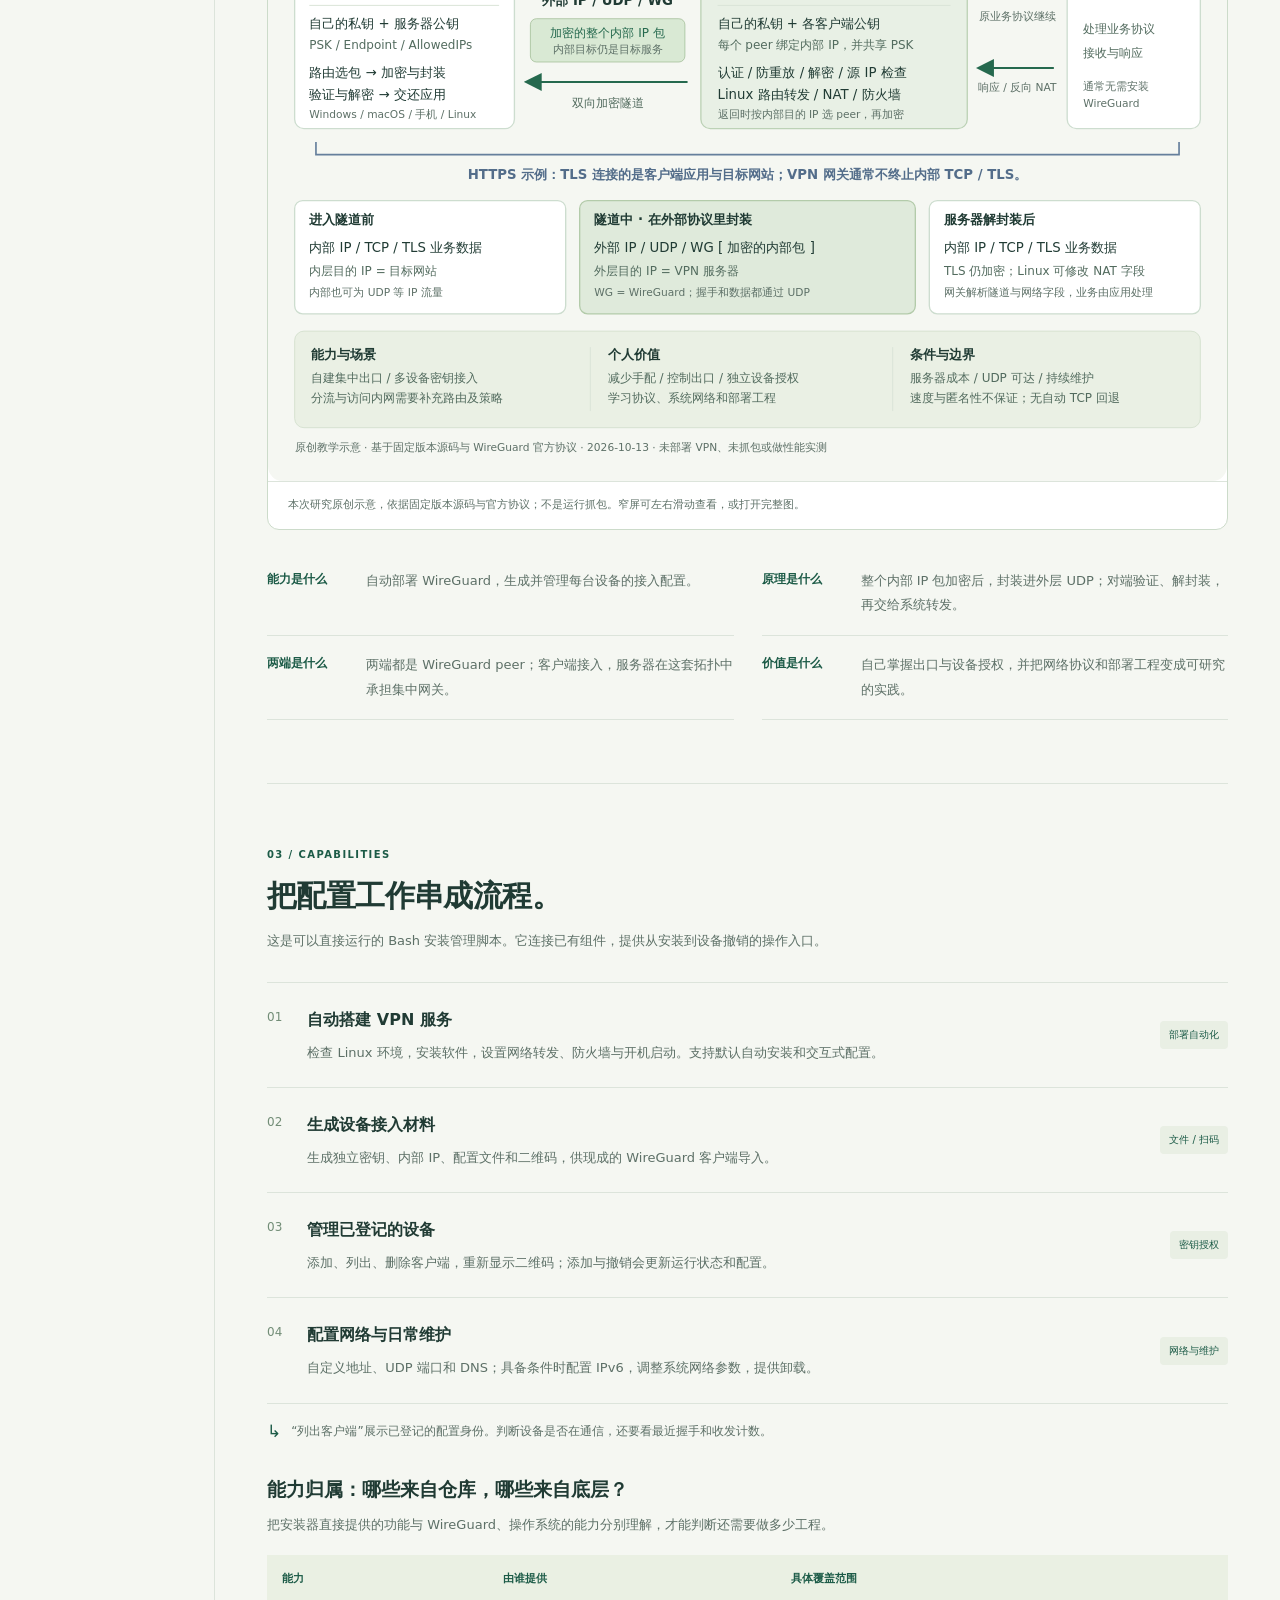
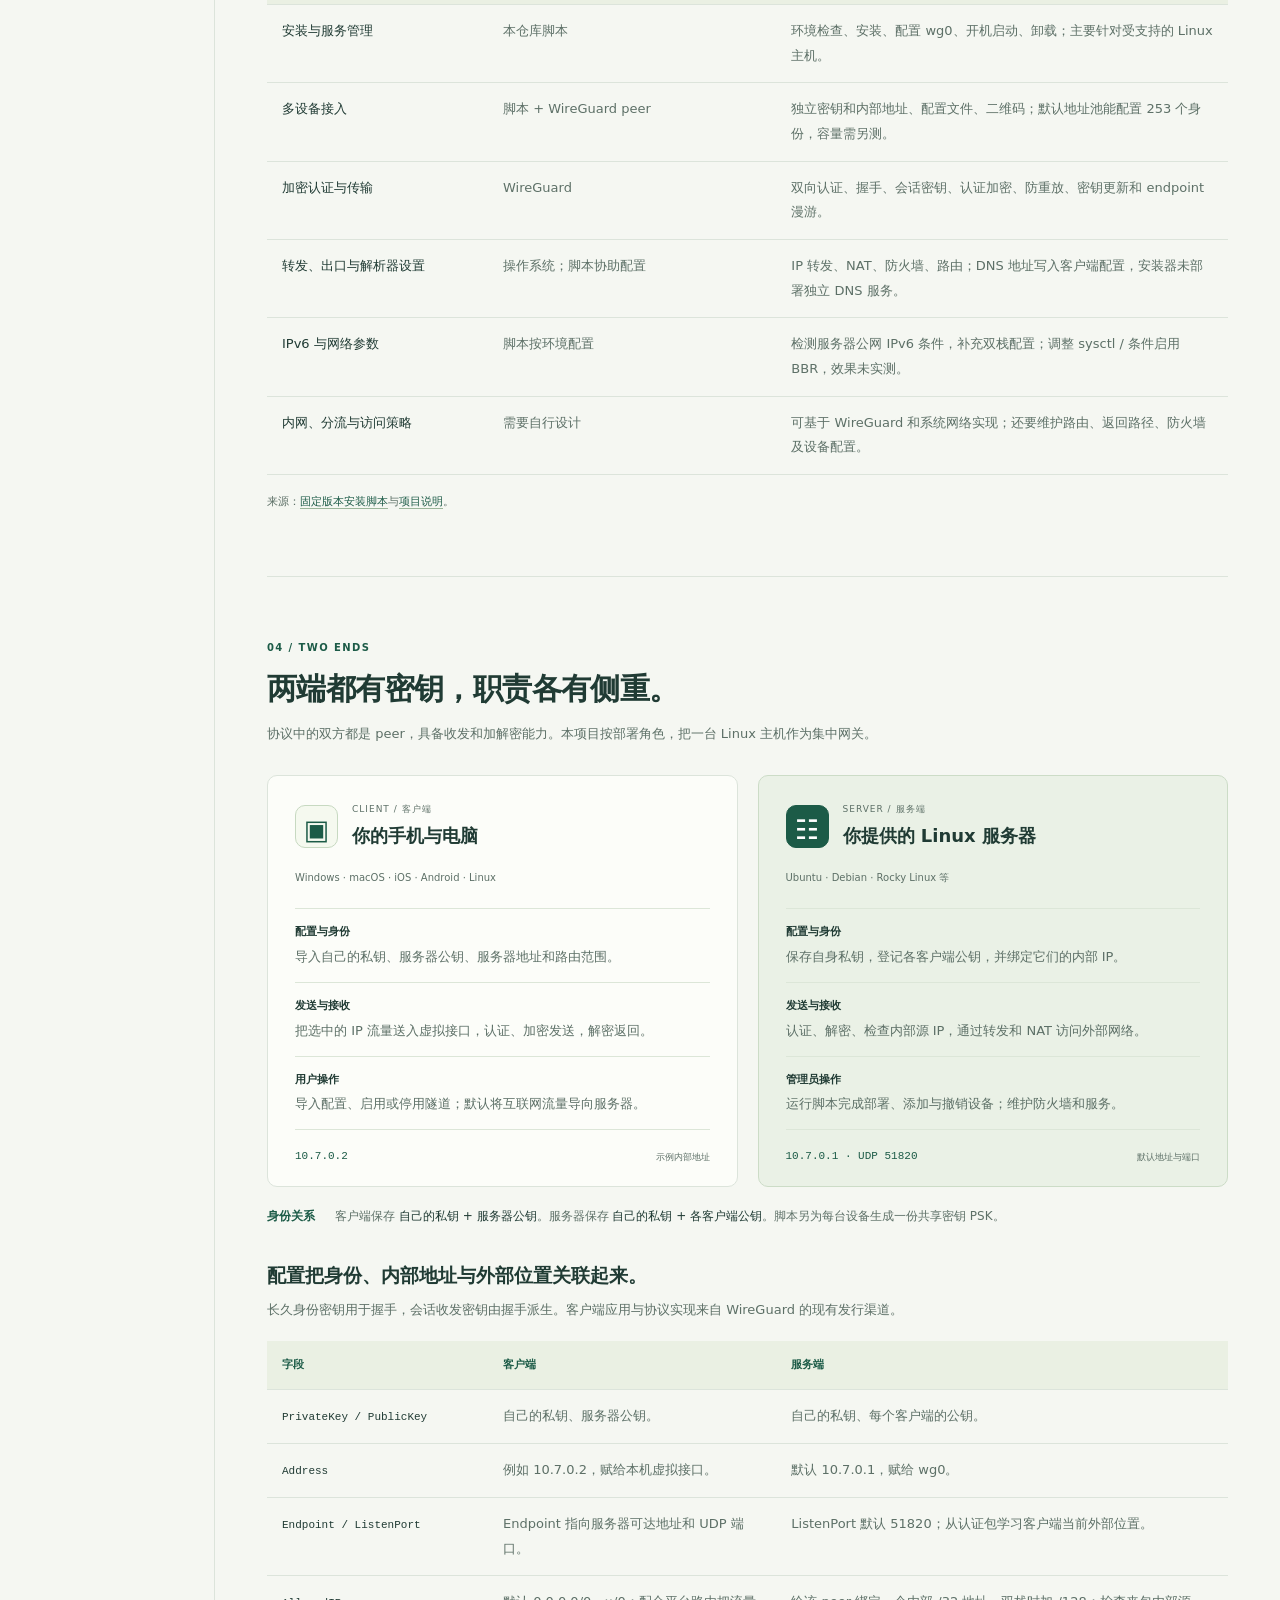
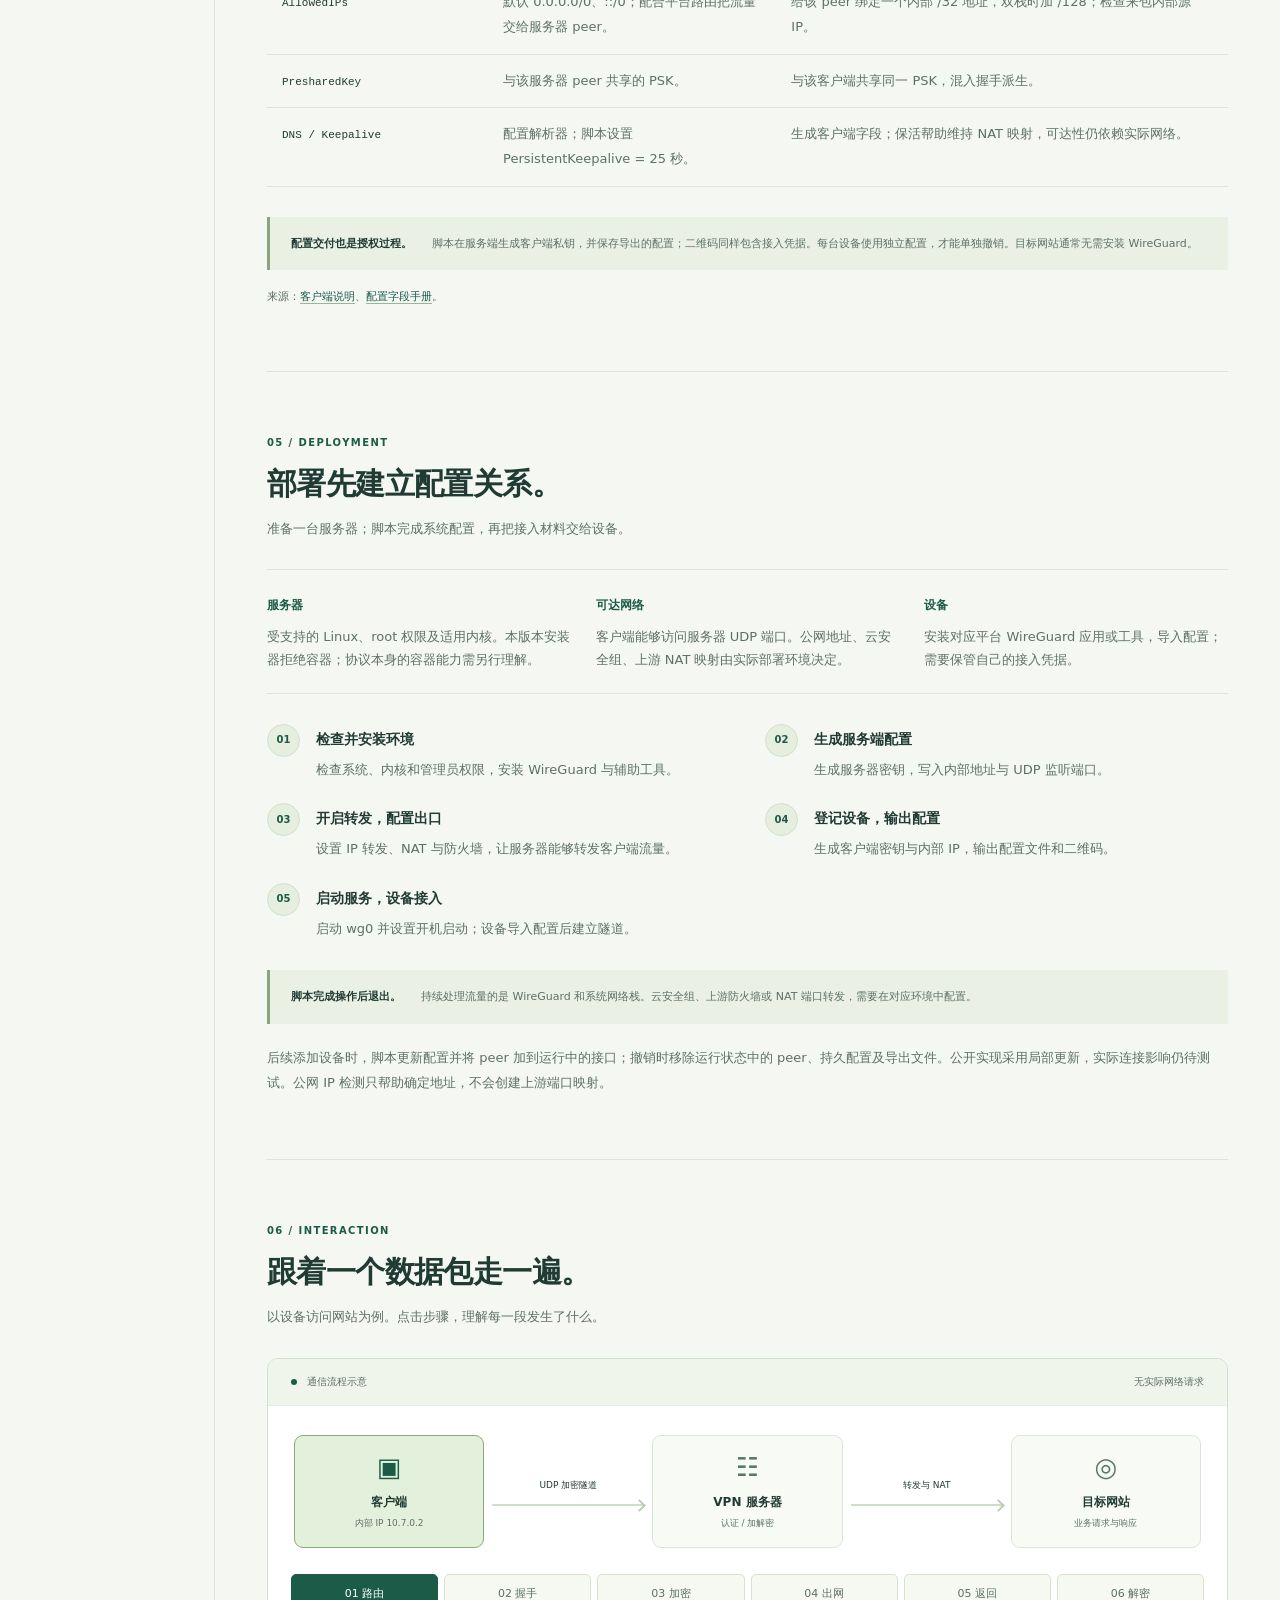
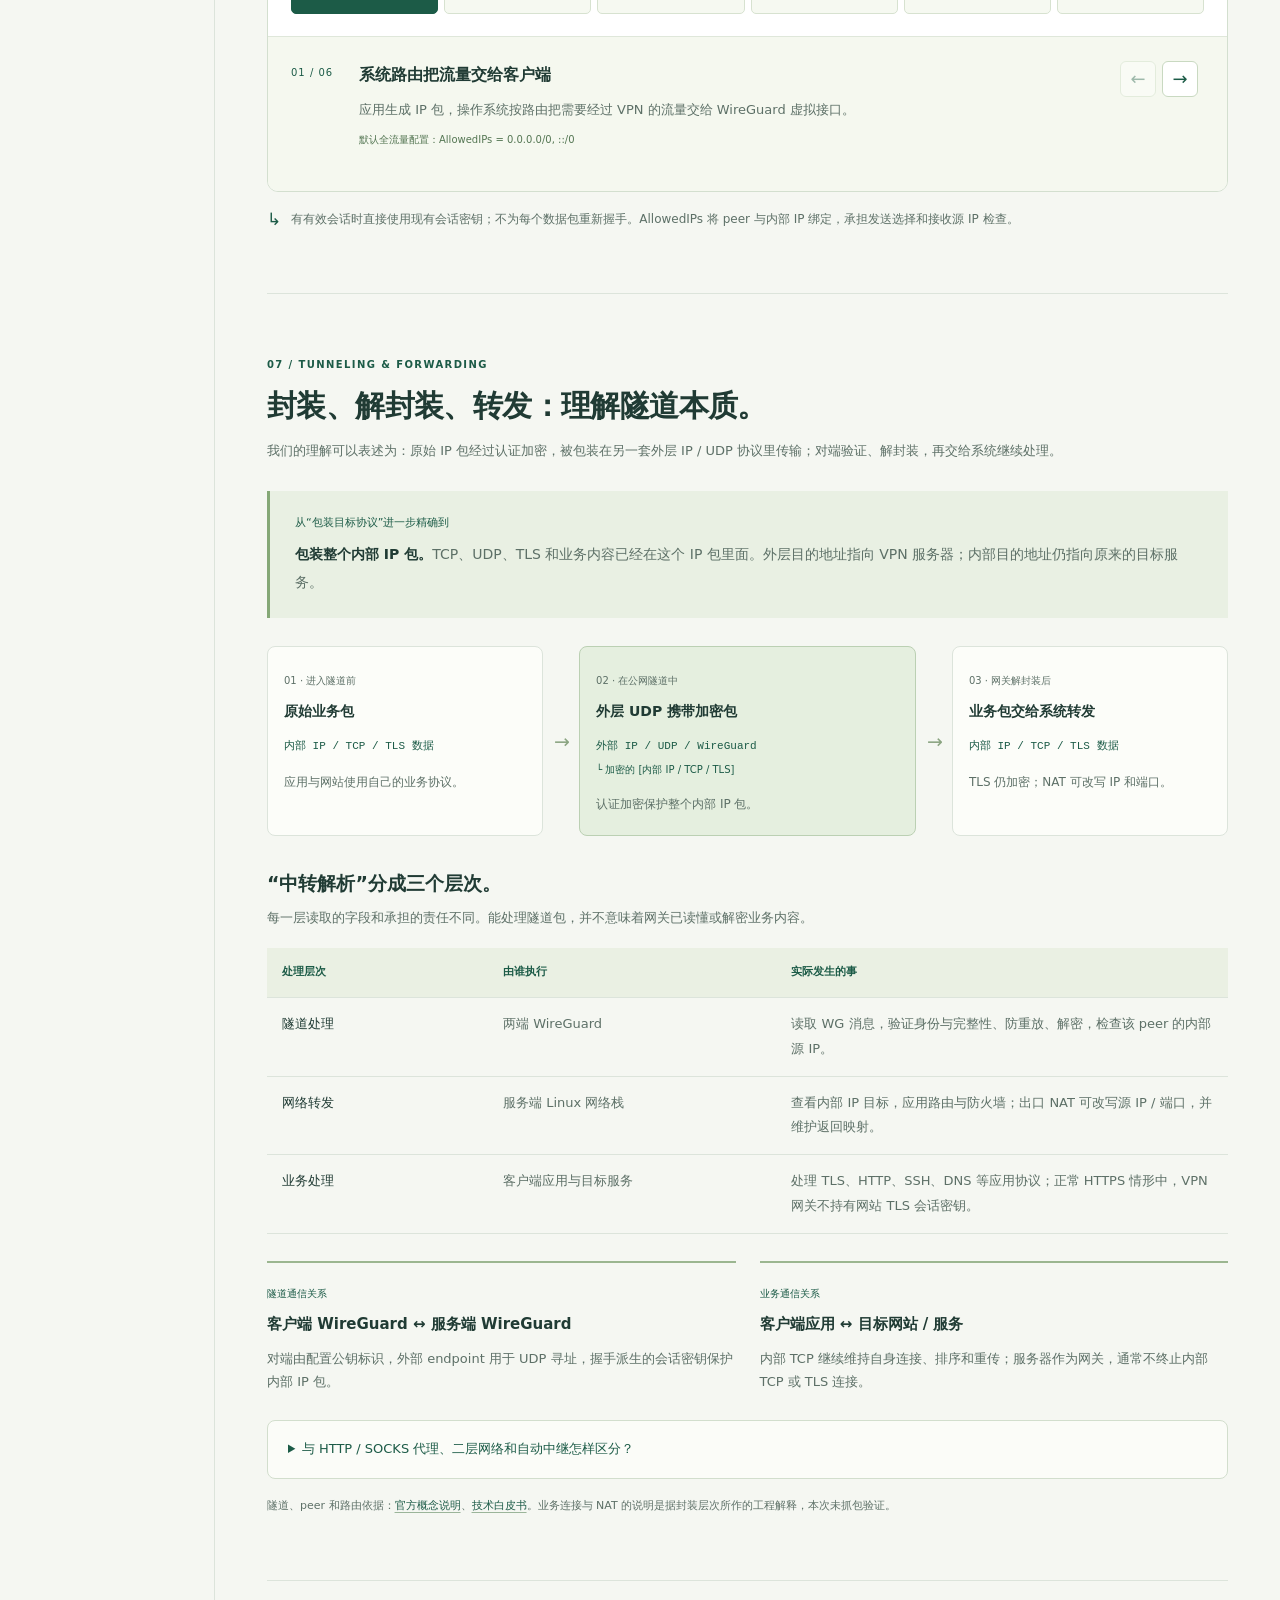
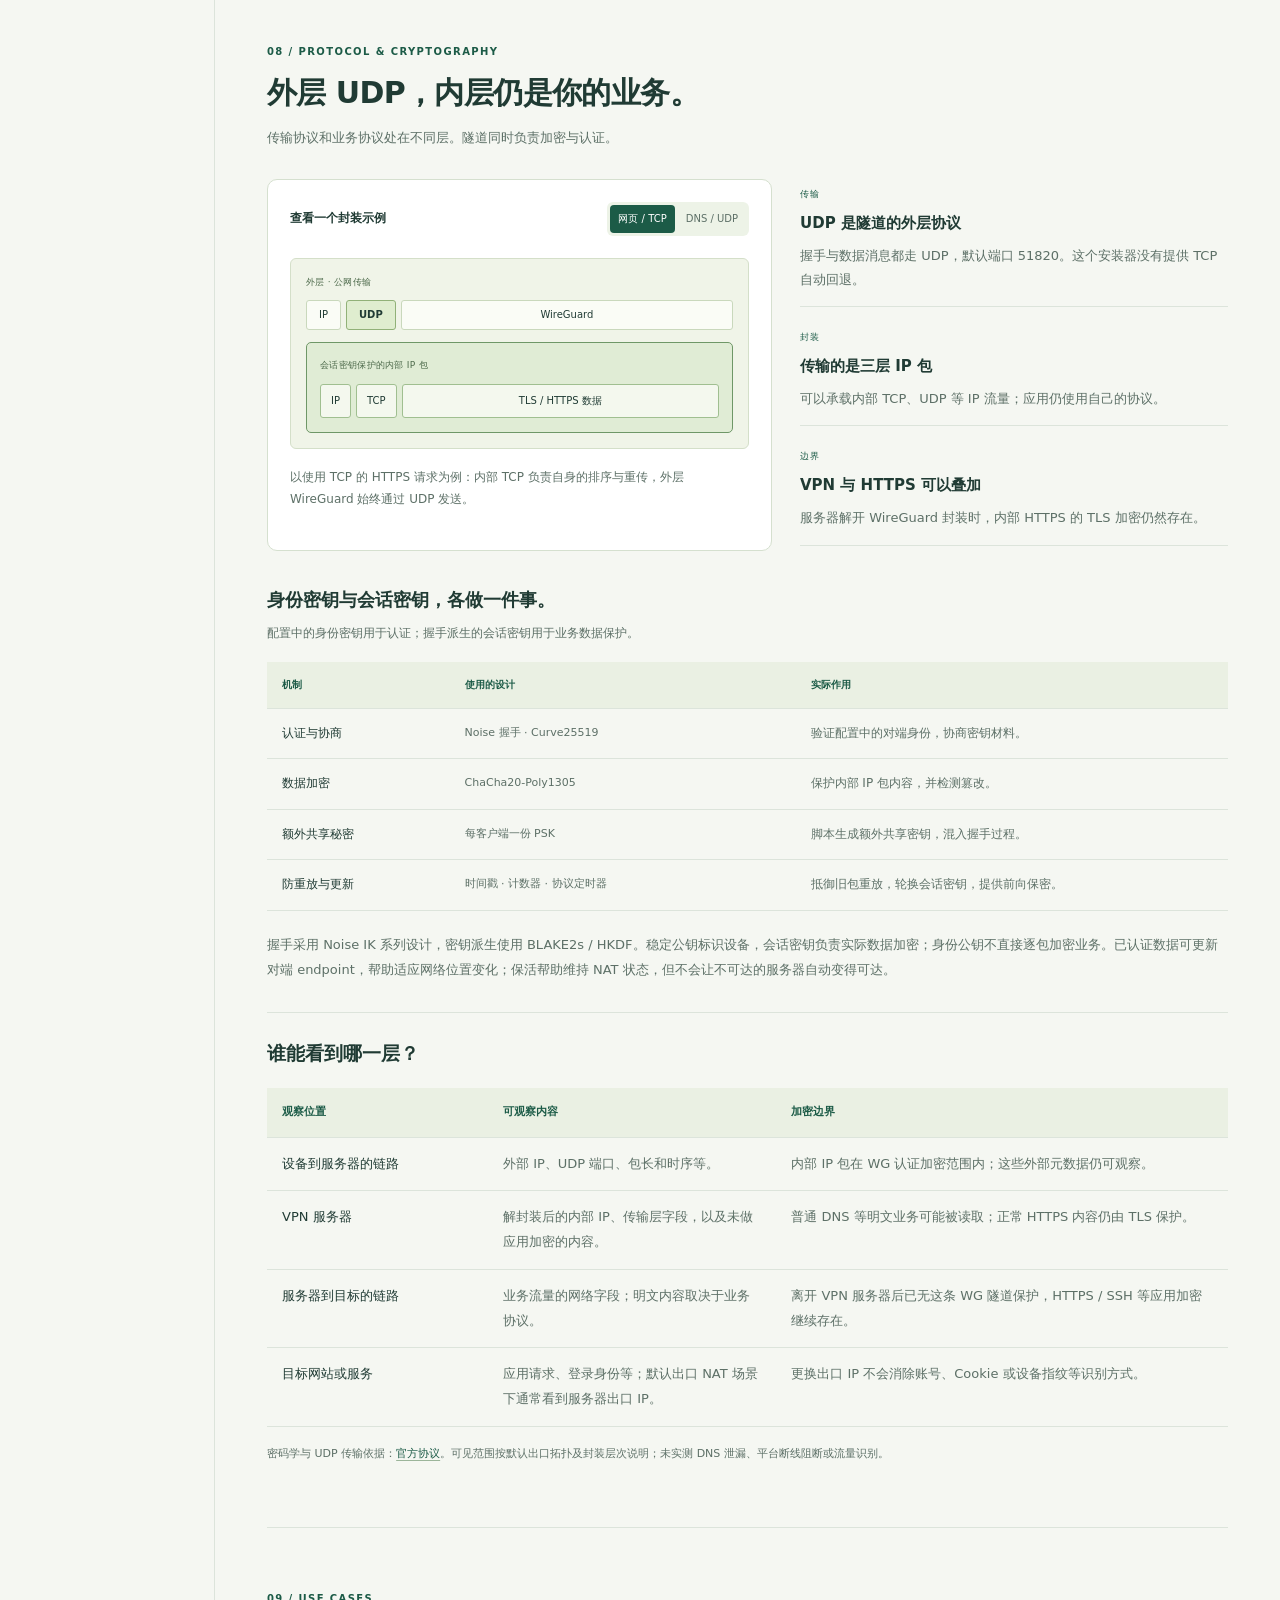
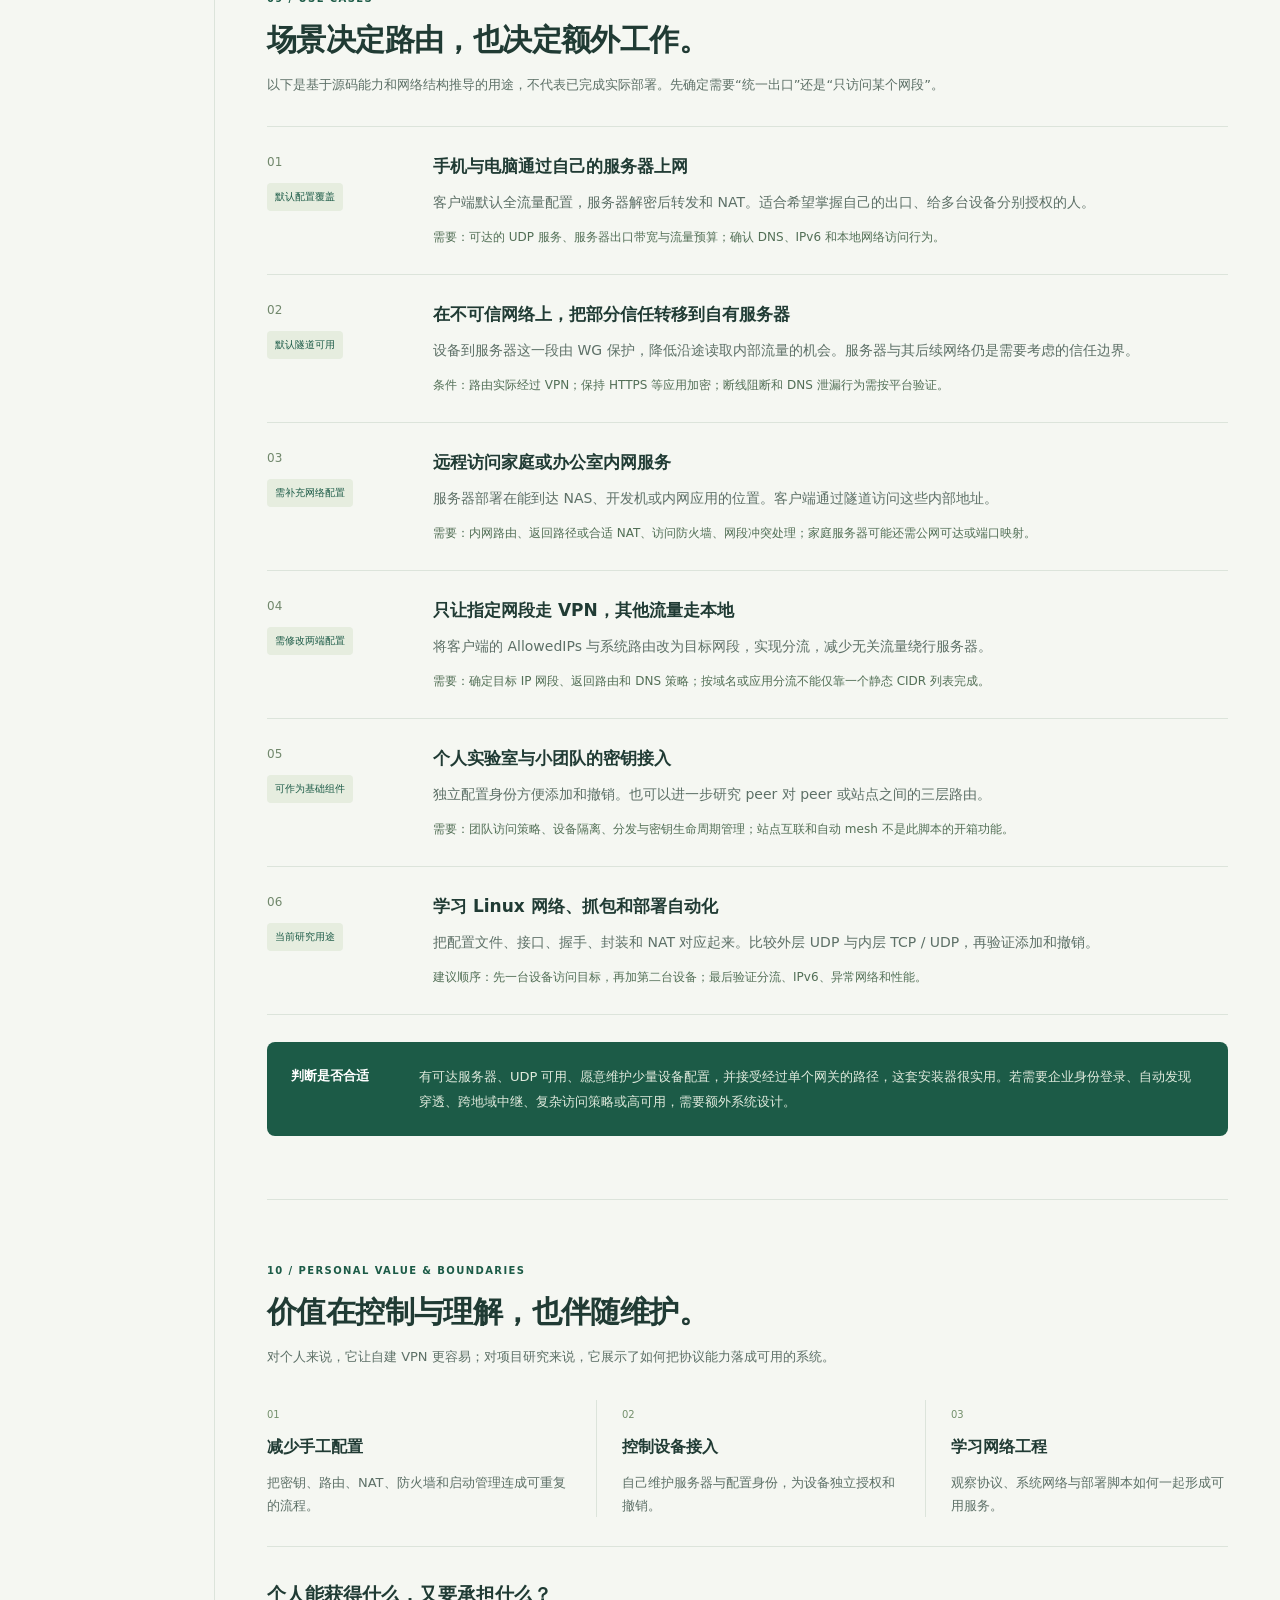
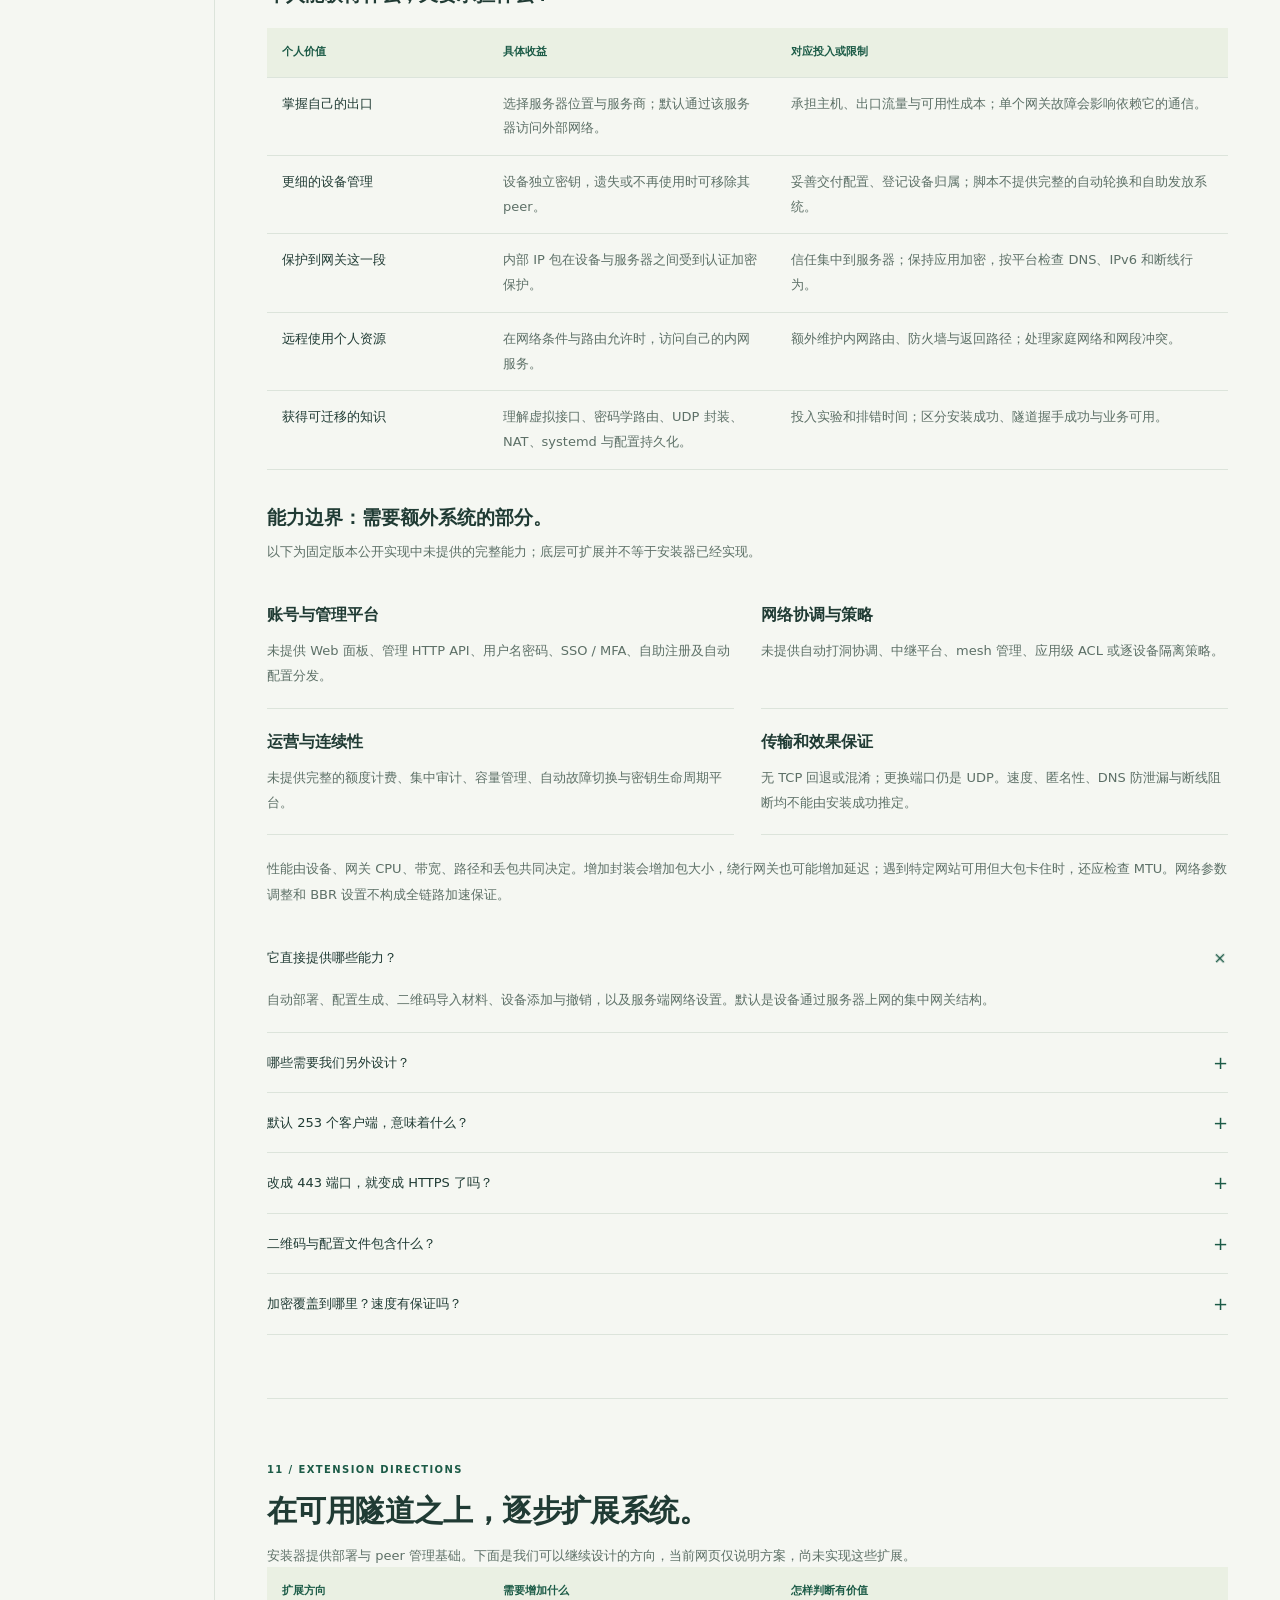
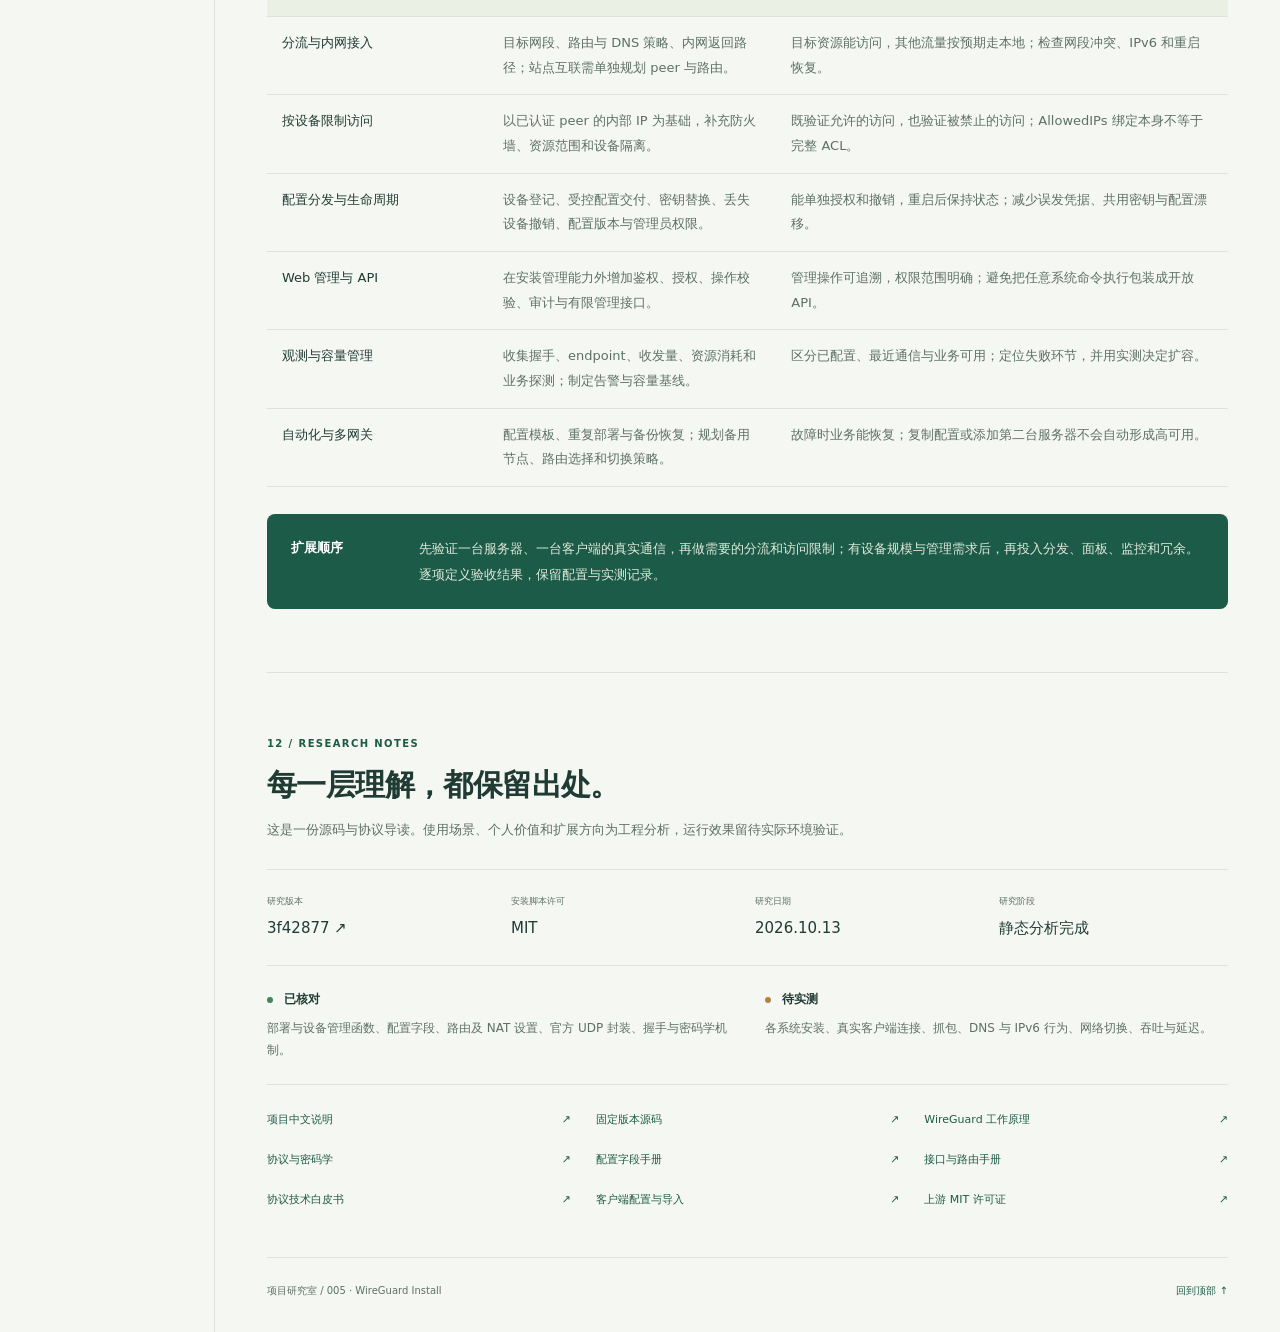
<file: projects/005-wireguard-install/web/index.html>
<!doctype html>
<html lang="zh-CN">
<head>
  <meta charset="utf-8">
  <meta name="viewport" content="width=device-width, initial-scale=1">
  <meta name="theme-color" content="#eef3ef">
  <meta name="description" content="WireGuard Install 完整理解：一张图看懂部署管理、客户端与服务端、IP 隧道与 UDP 加密封装、使用场景、个人价值及能力边界。">
  <title>自建 VPN 的能力、原理与价值 · WireGuard Install</title>
  <link rel="stylesheet" href="./styles.css">
  <script src="./app.js" defer></script>
</head>
<body>
  <a class="skip-link" href="#overview">跳到正文</a>
  <header class="header">
    <a class="brand" href="#overview" aria-label="项目研究室首页"><span class="brand-icon" aria-hidden="true">↔</span><span>项目研究室<small>GITHUB PROJECT NOTES</small></span></a>
    <div class="header-actions"><a class="source-link" href="../">站点总览</a><span class="project-id">研究项目 <b>005</b></span><a class="source-link" href="https://github.com/hwdsl2/wireguard-install" target="_blank" rel="noopener noreferrer">原仓库 <span aria-hidden="true">↗</span></a></div>
  </header>
  <nav class="mobile-nav" aria-label="移动端快速导航"><a href="#blueprint">总览图</a><a href="#roles">两端职责</a><a href="#interaction">通信流程</a><a href="#scenarios">使用场景</a></nav>
  <div class="shell">
    <aside class="sidebar">
      <div class="nav-label">阅读路线 <span>CONTENTS</span></div>
      <nav aria-label="章节导航">
        <a class="nav-link active" href="#overview"><span>01</span>先理解它的本质</a>
        <a class="nav-link" href="#blueprint"><span>02</span>一张图理解全貌</a>
        <a class="nav-link" href="#capabilities"><span>03</span>包含哪些能力</a>
        <a class="nav-link" href="#roles"><span>04</span>客户端与服务端</a>
        <a class="nav-link" href="#deployment"><span>05</span>如何完成部署</a>
        <a class="nav-link" href="#interaction"><span>06</span>两端如何交互</a>
        <a class="nav-link" href="#tunneling"><span>07</span>隧道与中转的本质</a>
        <a class="nav-link" href="#protocol"><span>08</span>UDP 与加密</a>
        <a class="nav-link" href="#scenarios"><span>09</span>适用哪些场景</a>
        <a class="nav-link" href="#boundaries"><span>10</span>个人价值与边界</a>
        <a class="nav-link" href="#extensions"><span>11</span>可扩展方向</a>
        <a class="nav-link" href="#evidence"><span>12</span>研究依据</a>
      </nav>
      <div class="research-status"><i aria-hidden="true"></i><strong>源码与协议已核对</strong><p>连接、抓包与性能<br>尚待实际验证。</p><small>2026.10.13 · 版本 3f42877</small></div>
    </aside>
    <main>
      <section class="hero section" id="overview">
        <div class="eyebrow"><span></span> WIREGUARD INSTALL / 项目中文导读</div>
        <div class="hero-grid">
          <div class="hero-copy"><h1>自己搭建 VPN，<br>看懂它如何<span>工作。</span></h1><p class="hero-description">在 Linux 上部署 WireGuard，<br>让自己的手机与电脑通过加密隧道接入服务器。</p><div class="hero-actions"><a class="button primary" href="#blueprint">一张图看懂全貌 <span aria-hidden="true">→</span></a><a class="button secondary" href="#interaction">跟着数据包走一遍</a></div><div class="hero-tags"><span>自建 VPN</span><span>UDP 传输</span><span>密钥认证</span></div></div>
          <div class="hero-diagram" role="img" aria-label="设备通过 WireGuard UDP 加密隧道连接 Linux 服务器，服务器转发访问互联网。架构示意，非运行数据。">
            <div class="diagram-label">一条隧道，连接你的设备与服务器<span>ARCHITECTURE</span></div>
            <div class="diagram-endpoints"><div class="endpoint"><span class="device-symbol" aria-hidden="true">▣</span><strong>你的设备</strong><small>WireGuard 客户端</small></div><div class="endpoint server"><span class="server-symbol" aria-hidden="true">☷</span><strong>Linux 服务器</strong><small>WireGuard + 网络转发</small></div></div>
            <div class="tunnel"><div class="tunnel-line"><span class="packet p1"></span><span class="packet p2"></span><span class="packet p3"></span></div><span class="tunnel-name"><svg width="13" height="14" viewBox="0 0 13 14" aria-hidden="true"><path d="M3 6V4a3.5 3.5 0 017 0v2M2 6h9v7H2z" fill="none" stroke="currentColor" stroke-width="1.4"/></svg> UDP 加密隧道</span></div>
            <div class="internet-line"><span>服务器出口</span><i aria-hidden="true"></i><b>互联网 / 其他可达网络</b></div><div class="diagram-caption">流程示意 · 内部可承载 TCP、UDP 等 IP 流量</div>
          </div>
        </div>
        <div class="essence"><span>一句话理解</span><p><strong>这个库帮助你搭建自己的 VPN，并管理设备接入。</strong>它用脚本完成部署；WireGuard 负责 UDP 加密 IP 隧道，Linux 网络栈负责路由、转发和 NAT。</p></div>
        <dl class="reading-summary"><div><dt>能力</dt><dd>自动搭建 WireGuard VPN，生成配置，添加与撤销设备。</dd></div><div><dt>原理</dt><dd>原始 IP 包认证加密 → 外层 UDP 封装 → 对端解封装 → 系统转发。</dd></div><div><dt>部署</dt><dd>准备可达 Linux 主机 → 运行安装器 → 设备导入配置 → 验证握手与业务。</dd></div><div><dt>价值</dt><dd>掌握出口和设备授权，减少手配；承担主机费用、系统维护和排错。</dd></div><div><dt>场景</dt><dd>个人集中出口、多设备接入；内网访问和网段分流需要额外网络配置。</dd></div><div><dt>扩展</dt><dd>访问策略、配置分发、Web 管理、监控和多网关；均需后续实现与验证。</dd></div></dl>
        <div class="layer-map"><article><span>01 / 安装与管理</span><h3>一份 Bash 脚本</h3><p>安装、生成配置、登记与撤销设备。</p></article><b aria-hidden="true">+</b><article><span>02 / 加密通信</span><h3>WireGuard</h3><p>认证、握手、加解密和密钥更新。</p></article><b aria-hidden="true">+</b><article><span>03 / 网络转发</span><h3>操作系统网络栈</h3><p>虚拟网卡、路由、DNS、转发与 NAT。</p></article></div>
      </section>
      <section class="section" id="blueprint">
        <div class="section-heading"><div class="eyebrow">02 / THE BIG PICTURE</div><h2>把我们的理解，放在一张图里。</h2><p>从脚本的部署能力，到两端的运行职责，再到封装、转发与价值。图中采用默认集中出口和 TCP / HTTPS 示例。</p></div>
        <figure class="understanding-figure">
          <div class="figure-toolbar"><strong>WireGuard Install · 理解总览与原理图</strong><a href="./assets/understanding-map.svg" target="_blank" rel="noopener noreferrer">打开完整图 ↗</a></div>
          <div class="diagram-scroll" tabindex="0" role="region" aria-label="理解总览图，窄屏可左右滚动"><img src="./assets/understanding-map.svg" width="1440" height="1240" alt="部署脚本生成两端配置；客户端把整个内部 IP 包加密封装在外层 UDP 中；服务端验证、解密并交给 Linux 路由和 NAT 转发。返回方向相反。VPN 加密止于服务器，HTTPS 的 TLS 仍连接客户端应用与目标网站。图末总结使用场景、个人价值及维护条件。"></div>
          <figcaption>本次研究原创示意，依据固定版本源码与官方协议；不是运行抓包。窄屏可左右滑动查看，或打开完整图。</figcaption>
        </figure>
        <div class="understanding-summary"><article><span>能力是什么</span><p>自动部署 WireGuard，生成并管理每台设备的接入配置。</p></article><article><span>原理是什么</span><p>整个内部 IP 包加密后，封装进外层 UDP；对端验证、解封装，再交给系统转发。</p></article><article><span>两端是什么</span><p>两端都是 WireGuard peer；客户端接入，服务器在这套拓扑中承担集中网关。</p></article><article><span>价值是什么</span><p>自己掌握出口与设备授权，并把网络协议和部署工程变成可研究的实践。</p></article></div>
      </section>
      <section class="section" id="capabilities">
        <div class="section-heading"><div class="eyebrow">03 / CAPABILITIES</div><h2>把配置工作串成流程。</h2><p>这是可以直接运行的 Bash 安装管理脚本。它连接已有组件，提供从安装到设备撤销的操作入口。</p></div>
        <div class="capability-list"><article><span class="row-number">01</span><div><h3>自动搭建 VPN 服务</h3><p>检查 Linux 环境，安装软件，设置网络转发、防火墙与开机启动。支持默认自动安装和交互式配置。</p></div><span class="row-tag">部署自动化</span></article><article><span class="row-number">02</span><div><h3>生成设备接入材料</h3><p>生成独立密钥、内部 IP、配置文件和二维码，供现成的 WireGuard 客户端导入。</p></div><span class="row-tag">文件 / 扫码</span></article><article><span class="row-number">03</span><div><h3>管理已登记的设备</h3><p>添加、列出、删除客户端，重新显示二维码；添加与撤销会更新运行状态和配置。</p></div><span class="row-tag">密钥授权</span></article><article><span class="row-number">04</span><div><h3>配置网络与日常维护</h3><p>自定义地址、UDP 端口和 DNS；具备条件时配置 IPv6，调整系统网络参数，提供卸载。</p></div><span class="row-tag">网络与维护</span></article></div>
        <p class="callout"><span aria-hidden="true">↳</span> “列出客户端”展示已登记的配置身份。判断设备是否在通信，还要看最近握手和收发计数。</p>
        <div class="subheading"><h3>能力归属：哪些来自仓库，哪些来自底层？</h3><p>把安装器直接提供的功能与 WireGuard、操作系统的能力分别理解，才能判断还需要做多少工程。</p></div>
        <div class="table-wrap"><table class="study-table"><thead><tr><th scope="col">能力</th><th scope="col">由谁提供</th><th scope="col">具体覆盖范围</th></tr></thead><tbody>
          <tr><th scope="row">安装与服务管理</th><td>本仓库脚本</td><td>环境检查、安装、配置 wg0、开机启动、卸载；主要针对受支持的 Linux 主机。</td></tr>
          <tr><th scope="row">多设备接入</th><td>脚本 + WireGuard peer</td><td>独立密钥和内部地址、配置文件、二维码；默认地址池能配置 253 个身份，容量需另测。</td></tr>
          <tr><th scope="row">加密认证与传输</th><td>WireGuard</td><td>双向认证、握手、会话密钥、认证加密、防重放、密钥更新和 endpoint 漫游。</td></tr>
          <tr><th scope="row">转发、出口与解析器设置</th><td>操作系统；脚本协助配置</td><td>IP 转发、NAT、防火墙、路由；DNS 地址写入客户端配置，安装器未部署独立 DNS 服务。</td></tr>
          <tr><th scope="row">IPv6 与网络参数</th><td>脚本按环境配置</td><td>检测服务器公网 IPv6 条件，补充双栈配置；调整 sysctl / 条件启用 BBR，效果未实测。</td></tr>
          <tr><th scope="row">内网、分流与访问策略</th><td>需要自行设计</td><td>可基于 WireGuard 和系统网络实现；还要维护路由、返回路径、防火墙及设备配置。</td></tr>
        </tbody></table></div>
        <p class="source-note">来源：<a href="https://github.com/hwdsl2/wireguard-install/blob/3f428774e61c95bca60d1e7b80f0c768ca2c6137/wireguard-install.sh" target="_blank" rel="noopener noreferrer">固定版本安装脚本</a>与<a href="https://github.com/hwdsl2/wireguard-install/blob/3f428774e61c95bca60d1e7b80f0c768ca2c6137/README-zh.md" target="_blank" rel="noopener noreferrer">项目说明</a>。</p>
      </section>
      <section class="section" id="roles">
        <div class="section-heading"><div class="eyebrow">04 / TWO ENDS</div><h2>两端都有密钥，职责各有侧重。</h2><p>协议中的双方都是 peer，具备收发和加解密能力。本项目按部署角色，把一台 Linux 主机作为集中网关。</p></div>
        <div class="roles-grid"><article class="role-panel"><div class="role-title"><span class="role-icon" aria-hidden="true">▣</span><div><small>CLIENT / 客户端</small><h3>你的手机与电脑</h3></div></div><p class="platforms">Windows · macOS · iOS · Android · Linux</p><dl><div><dt>配置与身份</dt><dd>导入自己的私钥、服务器公钥、服务器地址和路由范围。</dd></div><div><dt>发送与接收</dt><dd>把选中的 IP 流量送入虚拟接口，认证、加密发送，解密返回。</dd></div><div><dt>用户操作</dt><dd>导入配置、启用或停用隧道；默认将互联网流量导向服务器。</dd></div></dl><div class="role-footer"><code>10.7.0.2</code><span>示例内部地址</span></div></article><article class="role-panel role-server"><div class="role-title"><span class="role-icon" aria-hidden="true">☷</span><div><small>SERVER / 服务端</small><h3>你提供的 Linux 服务器</h3></div></div><p class="platforms">Ubuntu · Debian · Rocky Linux 等</p><dl><div><dt>配置与身份</dt><dd>保存自身私钥，登记各客户端公钥，并绑定它们的内部 IP。</dd></div><div><dt>发送与接收</dt><dd>认证、解密、检查内部源 IP，通过转发和 NAT 访问外部网络。</dd></div><div><dt>管理员操作</dt><dd>运行脚本完成部署、添加与撤销设备；维护防火墙和服务。</dd></div></dl><div class="role-footer"><code>10.7.0.1 · UDP 51820</code><span>默认地址与端口</span></div></article></div>
        <div class="key-relation"><span>身份关系</span><p>客户端保存 <b>自己的私钥 + 服务器公钥</b>。服务器保存 <b>自己的私钥 + 各客户端公钥</b>。脚本另为每台设备生成一份共享密钥 PSK。</p></div>
        <div class="subheading"><h3>配置把身份、内部地址与外部位置关联起来。</h3><p>长久身份密钥用于握手，会话收发密钥由握手派生。客户端应用与协议实现来自 WireGuard 的现有发行渠道。</p></div>
        <div class="table-wrap"><table class="study-table"><thead><tr><th scope="col">字段</th><th scope="col">客户端</th><th scope="col">服务端</th></tr></thead><tbody>
          <tr><th scope="row"><code>PrivateKey / PublicKey</code></th><td>自己的私钥、服务器公钥。</td><td>自己的私钥、每个客户端的公钥。</td></tr>
          <tr><th scope="row"><code>Address</code></th><td>例如 10.7.0.2，赋给本机虚拟接口。</td><td>默认 10.7.0.1，赋给 wg0。</td></tr>
          <tr><th scope="row"><code>Endpoint / ListenPort</code></th><td>Endpoint 指向服务器可达地址和 UDP 端口。</td><td>ListenPort 默认 51820；从认证包学习客户端当前外部位置。</td></tr>
          <tr><th scope="row"><code>AllowedIPs</code></th><td>默认 0.0.0.0/0、::/0；配合平台路由把流量交给服务器 peer。</td><td>给该 peer 绑定一个内部 /32 地址，双栈时加 /128；检查来包内部源 IP。</td></tr>
          <tr><th scope="row"><code>PresharedKey</code></th><td>与该服务器 peer 共享的 PSK。</td><td>与该客户端共享同一 PSK，混入握手派生。</td></tr>
          <tr><th scope="row"><code>DNS / Keepalive</code></th><td>配置解析器；脚本设置 PersistentKeepalive = 25 秒。</td><td>生成客户端字段；保活帮助维持 NAT 映射，可达性仍依赖实际网络。</td></tr>
        </tbody></table></div>
        <div class="deployment-note"><strong>配置交付也是授权过程。</strong><p>脚本在服务端生成客户端私钥，并保存导出的配置；二维码同样包含接入凭据。每台设备使用独立配置，才能单独撤销。目标网站通常无需安装 WireGuard。</p></div>
        <p class="source-note">来源：<a href="https://github.com/hwdsl2/wireguard-install/blob/3f428774e61c95bca60d1e7b80f0c768ca2c6137/docs/clients-zh.md" target="_blank" rel="noopener noreferrer">客户端说明</a>、<a href="https://git.zx2c4.com/wireguard-tools/about/src/man/wg.8" target="_blank" rel="noopener noreferrer">配置字段手册</a>。</p>
      </section>
      <section class="section" id="deployment">
        <div class="section-heading"><div class="eyebrow">05 / DEPLOYMENT</div><h2>部署先建立配置关系。</h2><p>准备一台服务器；脚本完成系统配置，再把接入材料交给设备。</p></div>
        <div class="prerequisites"><article><span>服务器</span><p>受支持的 Linux、root 权限及适用内核。本版本安装器拒绝容器；协议本身的容器能力需另行理解。</p></article><article><span>可达网络</span><p>客户端能够访问服务器 UDP 端口。公网地址、云安全组、上游 NAT 映射由实际部署环境决定。</p></article><article><span>设备</span><p>安装对应平台 WireGuard 应用或工具，导入配置；需要保管自己的接入凭据。</p></article></div>
        <ol class="deployment-steps"><li><span>01</span><div><h3>检查并安装环境</h3><p>检查系统、内核和管理员权限，安装 WireGuard 与辅助工具。</p></div></li><li><span>02</span><div><h3>生成服务端配置</h3><p>生成服务器密钥，写入内部地址与 UDP 监听端口。</p></div></li><li><span>03</span><div><h3>开启转发，配置出口</h3><p>设置 IP 转发、NAT 与防火墙，让服务器能够转发客户端流量。</p></div></li><li><span>04</span><div><h3>登记设备，输出配置</h3><p>生成客户端密钥与内部 IP，输出配置文件和二维码。</p></div></li><li><span>05</span><div><h3>启动服务，设备接入</h3><p>启动 wg0 并设置开机启动；设备导入配置后建立隧道。</p></div></li></ol>
        <div class="deployment-note"><strong>脚本完成操作后退出。</strong><p>持续处理流量的是 WireGuard 和系统网络栈。云安全组、上游防火墙或 NAT 端口转发，需要在对应环境中配置。</p></div>
        <p class="body-note">后续添加设备时，脚本更新配置并将 peer 加到运行中的接口；撤销时移除运行状态中的 peer、持久配置及导出文件。公开实现采用局部更新，实际连接影响仍待测试。公网 IP 检测只帮助确定地址，不会创建上游端口映射。</p>
      </section>
      <section class="section" id="interaction">
        <div class="section-heading"><div class="eyebrow">06 / INTERACTION</div><h2>跟着一个数据包走一遍。</h2><p>以设备访问网站为例。点击步骤，理解每一段发生了什么。</p></div>
        <div class="flow-demo"><div class="demo-topline"><span><i aria-hidden="true"></i> 通信流程示意</span><span>无实际网络请求</span></div><div class="flow-nodes"><div class="flow-node" data-node="client"><span aria-hidden="true">▣</span><strong>客户端</strong><small>内部 IP 10.7.0.2</small></div><div class="flow-edge" data-edge="tunnel"><span>UDP 加密隧道</span><i aria-hidden="true"></i></div><div class="flow-node" data-node="server"><span aria-hidden="true">☷</span><strong>VPN 服务器</strong><small>认证 / 加解密</small></div><div class="flow-edge" data-edge="internet"><span>转发与 NAT</span><i aria-hidden="true"></i></div><div class="flow-node" data-node="website"><span aria-hidden="true">◎</span><strong>目标网站</strong><small>业务请求与响应</small></div></div><div class="flow-step-buttons" role="group" aria-label="选择通信步骤"><button class="flow-step selected" data-step="0" aria-pressed="true">01 路由</button><button class="flow-step" data-step="1" aria-pressed="false">02 握手</button><button class="flow-step" data-step="2" aria-pressed="false">03 加密</button><button class="flow-step" data-step="3" aria-pressed="false">04 出网</button><button class="flow-step" data-step="4" aria-pressed="false">05 返回</button><button class="flow-step" data-step="5" aria-pressed="false">06 解密</button></div><div class="flow-explanation" aria-live="polite" aria-atomic="true"><span id="flow-count">01 / 06</span><div><h3 id="flow-title">系统路由把流量交给客户端</h3><p id="flow-description">应用生成 IP 包，操作系统按路由把需要经过 VPN 的流量交给 WireGuard 虚拟接口。</p><small id="flow-note">默认全流量配置：AllowedIPs = 0.0.0.0/0, ::/0</small></div><div class="flow-controls"><button id="flow-prev" aria-label="上一个通信步骤" disabled>←</button><button id="flow-next" aria-label="下一个通信步骤">→</button></div></div></div>
        <p class="callout"><span aria-hidden="true">↳</span> 有有效会话时直接使用现有会话密钥；不为每个数据包重新握手。AllowedIPs 将 peer 与内部 IP 绑定，承担发送选择和接收源 IP 检查。</p>
      </section>
      <section class="section" id="tunneling">
        <div class="section-heading"><div class="eyebrow">07 / TUNNELING & FORWARDING</div><h2>封装、解封装、转发：理解隧道本质。</h2><p>我们的理解可以表述为：原始 IP 包经过认证加密，被包装在另一套外层 IP / UDP 协议里传输；对端验证、解封装，再交给系统继续处理。</p></div>
        <div class="concept-quote"><span>从“包装目标协议”进一步精确到</span><p><strong>包装整个内部 IP 包。</strong>TCP、UDP、TLS 和业务内容已经在这个 IP 包里面。外层目的地址指向 VPN 服务器；内部目的地址仍指向原来的目标服务。</p></div>
        <div class="envelope-sequence" aria-label="HTTPS 的三种包形态"><article><span>01 · 进入隧道前</span><h3>原始业务包</h3><code>内部 IP / TCP / TLS 数据</code><p>应用与网站使用自己的业务协议。</p></article><b aria-hidden="true">→</b><article class="envelope-middle"><span>02 · 在公网隧道中</span><h3>外层 UDP 携带加密包</h3><code>外部 IP / UDP / WireGuard</code><small>└ 加密的 [内部 IP / TCP / TLS]</small><p>认证加密保护整个内部 IP 包。</p></article><b aria-hidden="true">→</b><article><span>03 · 网关解封装后</span><h3>业务包交给系统转发</h3><code>内部 IP / TCP / TLS 数据</code><p>TLS 仍加密；NAT 可改写 IP 和端口。</p></article></div>
        <div class="subheading"><h3>“中转解析”分成三个层次。</h3><p>每一层读取的字段和承担的责任不同。能处理隧道包，并不意味着网关已读懂或解密业务内容。</p></div>
        <div class="table-wrap"><table class="study-table"><thead><tr><th scope="col">处理层次</th><th scope="col">由谁执行</th><th scope="col">实际发生的事</th></tr></thead><tbody>
          <tr><th scope="row">隧道处理</th><td>两端 WireGuard</td><td>读取 WG 消息，验证身份与完整性、防重放、解密，检查该 peer 的内部源 IP。</td></tr>
          <tr><th scope="row">网络转发</th><td>服务端 Linux 网络栈</td><td>查看内部 IP 目标，应用路由与防火墙；出口 NAT 可改写源 IP / 端口，并维护返回映射。</td></tr>
          <tr><th scope="row">业务处理</th><td>客户端应用与目标服务</td><td>处理 TLS、HTTP、SSH、DNS 等应用协议；正常 HTTPS 情形中，VPN 网关不持有网站 TLS 会话密钥。</td></tr>
        </tbody></table></div>
        <div class="connection-pair"><article><span>隧道通信关系</span><h3>客户端 WireGuard ↔ 服务端 WireGuard</h3><p>对端由配置公钥标识，外部 endpoint 用于 UDP 寻址，握手派生的会话密钥保护内部 IP 包。</p></article><article><span>业务通信关系</span><h3>客户端应用 ↔ 目标网站 / 服务</h3><p>内部 TCP 继续维持自身连接、排序和重传；服务器作为网关，通常不终止内部 TCP 或 TLS 连接。</p></article></div>
        <details class="comparison-detail"><summary>与 HTTP / SOCKS 代理、二层网络和自动中继怎样区分？</summary><div class="table-wrap"><table class="study-table"><thead><tr><th scope="col">方式</th><th scope="col">主要处理对象</th><th scope="col">对这份研究的意义</th></tr></thead><tbody>
          <tr><th scope="row">WireGuard IP 隧道</th><td>操作系统送入虚拟接口的 IP 包。</td><td>经路由选中的应用无需逐个理解 WG 协议；是否走 VPN 由路由与平台配置决定。</td></tr>
          <tr><th scope="row">HTTP / SOCKS 代理</th><td>按代理协议接收请求或转接应用连接。</td><td>常需要应用代理设置或转接层；代理可能终止传输连接，HTTPS 是否被终止取决于具体模式。</td></tr>
          <tr><th scope="row">二层桥接</th><td>以太网帧与二层网络行为。</td><td>WG 是三层 IP 隧道，安装成功不会自动形成一个支持以太网广播发现的局域网。</td></tr>
          <tr><th scope="row">自动协调与中继平台</th><td>设备发现、网络穿透协调、路径选择等。</td><td>本安装器提供集中网关配置，未提供相应协调、中继或自动网状组网服务。</td></tr>
        </tbody></table></div></details>
        <p class="source-note">隧道、peer 和路由依据：<a href="https://www.wireguard.com/" target="_blank" rel="noopener noreferrer">官方概念说明</a>、<a href="https://www.wireguard.com/papers/wireguard.pdf" target="_blank" rel="noopener noreferrer">技术白皮书</a>。业务连接与 NAT 的说明是据封装层次所作的工程解释，本次未抓包验证。</p>
      </section>
      <section class="section" id="protocol">
        <div class="section-heading"><div class="eyebrow">08 / PROTOCOL & CRYPTOGRAPHY</div><h2>外层 UDP，内层仍是你的业务。</h2><p>传输协议和业务协议处在不同层。隧道同时负责加密与认证。</p></div>
        <div class="protocol-grid"><div class="packet-panel"><div class="packet-header"><strong>查看一个封装示例</strong><div class="packet-switch" role="group" aria-label="选择内部业务示例"><button data-packet="tcp" class="selected" aria-pressed="true">网页 / TCP</button><button data-packet="udp" aria-pressed="false">DNS / UDP</button></div></div><div class="packet-outer"><span class="packet-label">外层 · 公网传输</span><div class="packet-headers"><span>IP</span><span class="udp-label">UDP</span><span>WireGuard</span></div><div class="packet-encrypted"><span class="packet-label">会话密钥保护的内部 IP 包</span><div class="packet-inner"><span>IP</span><span id="inner-protocol">TCP</span><span id="inner-content">TLS / HTTPS 数据</span></div></div></div><p id="packet-description" aria-live="polite">以使用 TCP 的 HTTPS 请求为例：内部 TCP 负责自身的排序与重传，外层 WireGuard 始终通过 UDP 发送。</p></div><div class="protocol-facts"><article><span>传输</span><h3>UDP 是隧道的外层协议</h3><p>握手与数据消息都走 UDP，默认端口 51820。这个安装器没有提供 TCP 自动回退。</p></article><article><span>封装</span><h3>传输的是三层 IP 包</h3><p>可以承载内部 TCP、UDP 等 IP 流量；应用仍使用自己的协议。</p></article><article><span>边界</span><h3>VPN 与 HTTPS 可以叠加</h3><p>服务器解开 WireGuard 封装时，内部 HTTPS 的 TLS 加密仍然存在。</p></article></div></div>
        <div class="crypto-heading"><h3>身份密钥与会话密钥，各做一件事。</h3><p>配置中的身份密钥用于认证；握手派生的会话密钥用于业务数据保护。</p></div><div class="table-wrap"><table class="crypto-table"><thead><tr><th scope="col">机制</th><th scope="col">使用的设计</th><th scope="col">实际作用</th></tr></thead><tbody><tr><th scope="row">认证与协商</th><td>Noise 握手 · Curve25519</td><td>验证配置中的对端身份，协商密钥材料。</td></tr><tr><th scope="row">数据加密</th><td>ChaCha20-Poly1305</td><td>保护内部 IP 包内容，并检测篡改。</td></tr><tr><th scope="row">额外共享秘密</th><td>每客户端一份 PSK</td><td>脚本生成额外共享密钥，混入握手过程。</td></tr><tr><th scope="row">防重放与更新</th><td>时间戳 · 计数器 · 协议定时器</td><td>抵御旧包重放，轮换会话密钥，提供前向保密。</td></tr></tbody></table></div>
        <p class="body-note">握手采用 Noise IK 系列设计，密钥派生使用 BLAKE2s / HKDF。稳定公钥标识设备，会话密钥负责实际数据加密；身份公钥不直接逐包加密业务。已认证数据可更新对端 endpoint，帮助适应网络位置变化；保活帮助维持 NAT 状态，但不会让不可达的服务器自动变得可达。</p>
        <div class="visibility-panel"><h3>谁能看到哪一层？</h3><div class="table-wrap"><table class="study-table"><thead><tr><th scope="col">观察位置</th><th scope="col">可观察内容</th><th scope="col">加密边界</th></tr></thead><tbody>
          <tr><th scope="row">设备到服务器的链路</th><td>外部 IP、UDP 端口、包长和时序等。</td><td>内部 IP 包在 WG 认证加密范围内；这些外部元数据仍可观察。</td></tr>
          <tr><th scope="row">VPN 服务器</th><td>解封装后的内部 IP、传输层字段，以及未做应用加密的内容。</td><td>普通 DNS 等明文业务可能被读取；正常 HTTPS 内容仍由 TLS 保护。</td></tr>
          <tr><th scope="row">服务器到目标的链路</th><td>业务流量的网络字段；明文内容取决于业务协议。</td><td>离开 VPN 服务器后已无这条 WG 隧道保护，HTTPS / SSH 等应用加密继续存在。</td></tr>
          <tr><th scope="row">目标网站或服务</th><td>应用请求、登录身份等；默认出口 NAT 场景下通常看到服务器出口 IP。</td><td>更换出口 IP 不会消除账号、Cookie 或设备指纹等识别方式。</td></tr>
        </tbody></table></div></div>
        <p class="source-note">密码学与 UDP 传输依据：<a href="https://www.wireguard.com/protocol/" target="_blank" rel="noopener noreferrer">官方协议</a>。可见范围按默认出口拓扑及封装层次说明；未实测 DNS 泄漏、平台断线阻断或流量识别。</p>
      </section>
      <section class="section" id="scenarios">
        <div class="section-heading"><div class="eyebrow">09 / USE CASES</div><h2>场景决定路由，也决定额外工作。</h2><p>以下是基于源码能力和网络结构推导的用途，不代表已完成实际部署。先确定需要“统一出口”还是“只访问某个网段”。</p></div>
        <div class="scenario-list">
          <article><div class="scenario-label"><span>01</span><b>默认配置覆盖</b></div><div><h3>手机与电脑通过自己的服务器上网</h3><p>客户端默认全流量配置，服务器解密后转发和 NAT。适合希望掌握自己的出口、给多台设备分别授权的人。</p><small>需要：可达的 UDP 服务、服务器出口带宽与流量预算；确认 DNS、IPv6 和本地网络访问行为。</small></div></article>
          <article><div class="scenario-label"><span>02</span><b>默认隧道可用</b></div><div><h3>在不可信网络上，把部分信任转移到自有服务器</h3><p>设备到服务器这一段由 WG 保护，降低沿途读取内部流量的机会。服务器与其后续网络仍是需要考虑的信任边界。</p><small>条件：路由实际经过 VPN；保持 HTTPS 等应用加密；断线阻断和 DNS 泄漏行为需按平台验证。</small></div></article>
          <article><div class="scenario-label"><span>03</span><b>需补充网络配置</b></div><div><h3>远程访问家庭或办公室内网服务</h3><p>服务器部署在能到达 NAS、开发机或内网应用的位置。客户端通过隧道访问这些内部地址。</p><small>需要：内网路由、返回路径或合适 NAT、访问防火墙、网段冲突处理；家庭服务器可能还需公网可达或端口映射。</small></div></article>
          <article><div class="scenario-label"><span>04</span><b>需修改两端配置</b></div><div><h3>只让指定网段走 VPN，其他流量走本地</h3><p>将客户端的 AllowedIPs 与系统路由改为目标网段，实现分流，减少无关流量绕行服务器。</p><small>需要：确定目标 IP 网段、返回路由和 DNS 策略；按域名或应用分流不能仅靠一个静态 CIDR 列表完成。</small></div></article>
          <article><div class="scenario-label"><span>05</span><b>可作为基础组件</b></div><div><h3>个人实验室与小团队的密钥接入</h3><p>独立配置身份方便添加和撤销。也可以进一步研究 peer 对 peer 或站点之间的三层路由。</p><small>需要：团队访问策略、设备隔离、分发与密钥生命周期管理；站点互联和自动 mesh 不是此脚本的开箱功能。</small></div></article>
          <article><div class="scenario-label"><span>06</span><b>当前研究用途</b></div><div><h3>学习 Linux 网络、抓包和部署自动化</h3><p>把配置文件、接口、握手、封装和 NAT 对应起来。比较外层 UDP 与内层 TCP / UDP，再验证添加和撤销。</p><small>建议顺序：先一台设备访问目标，再加第二台设备；最后验证分流、IPv6、异常网络和性能。</small></div></article>
        </div>
        <div class="decision-band"><strong>判断是否合适</strong><p>有可达服务器、UDP 可用、愿意维护少量设备配置，并接受经过单个网关的路径，这套安装器很实用。若需要企业身份登录、自动发现穿透、跨地域中继、复杂访问策略或高可用，需要额外系统设计。</p></div>
      </section>
      <section class="section" id="boundaries">
        <div class="section-heading"><div class="eyebrow">10 / PERSONAL VALUE & BOUNDARIES</div><h2>价值在控制与理解，也伴随维护。</h2><p>对个人来说，它让自建 VPN 更容易；对项目研究来说，它展示了如何把协议能力落成可用的系统。</p></div>
        <div class="value-strip"><article><span>01</span><h3>减少手工配置</h3><p>把密钥、路由、NAT、防火墙和启动管理连成可重复的流程。</p></article><article><span>02</span><h3>控制设备接入</h3><p>自己维护服务器与配置身份，为设备独立授权和撤销。</p></article><article><span>03</span><h3>学习网络工程</h3><p>观察协议、系统网络与部署脚本如何一起形成可用服务。</p></article></div>
        <div class="subheading"><h3>个人能获得什么，又要承担什么？</h3></div>
        <div class="table-wrap"><table class="study-table"><thead><tr><th scope="col">个人价值</th><th scope="col">具体收益</th><th scope="col">对应投入或限制</th></tr></thead><tbody>
          <tr><th scope="row">掌握自己的出口</th><td>选择服务器位置与服务商；默认通过该服务器访问外部网络。</td><td>承担主机、出口流量与可用性成本；单个网关故障会影响依赖它的通信。</td></tr>
          <tr><th scope="row">更细的设备管理</th><td>设备独立密钥，遗失或不再使用时可移除其 peer。</td><td>妥善交付配置、登记设备归属；脚本不提供完整的自动轮换和自助发放系统。</td></tr>
          <tr><th scope="row">保护到网关这一段</th><td>内部 IP 包在设备与服务器之间受到认证加密保护。</td><td>信任集中到服务器；保持应用加密，按平台检查 DNS、IPv6 和断线行为。</td></tr>
          <tr><th scope="row">远程使用个人资源</th><td>在网络条件与路由允许时，访问自己的内网服务。</td><td>额外维护内网路由、防火墙与返回路径；处理家庭网络和网段冲突。</td></tr>
          <tr><th scope="row">获得可迁移的知识</th><td>理解虚拟接口、密码学路由、UDP 封装、NAT、systemd 与配置持久化。</td><td>投入实验和排错时间；区分安装成功、隧道握手成功与业务可用。</td></tr>
        </tbody></table></div>
        <div class="subheading"><h3>能力边界：需要额外系统的部分。</h3><p>以下为固定版本公开实现中未提供的完整能力；底层可扩展并不等于安装器已经实现。</p></div>
        <div class="boundary-grid"><article><h3>账号与管理平台</h3><p>未提供 Web 面板、管理 HTTP API、用户名密码、SSO / MFA、自助注册及自动配置分发。</p></article><article><h3>网络协调与策略</h3><p>未提供自动打洞协调、中继平台、mesh 管理、应用级 ACL 或逐设备隔离策略。</p></article><article><h3>运营与连续性</h3><p>未提供完整的额度计费、集中审计、容量管理、自动故障切换与密钥生命周期平台。</p></article><article><h3>传输和效果保证</h3><p>无 TCP 回退或混淆；更换端口仍是 UDP。速度、匿名性、DNS 防泄漏与断线阻断均不能由安装成功推定。</p></article></div>
        <p class="body-note">性能由设备、网关 CPU、带宽、路径和丢包共同决定。增加封装会增加包大小，绕行网关也可能增加延迟；遇到特定网站可用但大包卡住时，还应检查 MTU。网络参数调整和 BBR 设置不构成全链路加速保证。</p>
        <div class="faq"><details open><summary>它直接提供哪些能力？<span aria-hidden="true">+</span></summary><p>自动部署、配置生成、二维码导入材料、设备添加与撤销，以及服务端网络设置。默认是设备通过服务器上网的集中网关结构。</p></details><details><summary>哪些需要我们另外设计？<span aria-hidden="true">+</span></summary><p>仅指定网段走 VPN、内网返回路由、客户端隔离、按应用授权，以及企业登录、审计与自助配置分发。公钥与内部 IP 的绑定不等于完整的访问权限系统。</p></details><details><summary>默认 253 个客户端，意味着什么？<span aria-hidden="true">+</span></summary><p>脚本默认地址池可配置 253 个客户端。这是地址分配上限，不是经过测试的并发能力或性能承诺。</p></details><details><summary>改成 443 端口，就变成 HTTPS 了吗？<span aria-hidden="true">+</span></summary><p>仍然是 WireGuard 的 UDP/443。端口变化不改变协议；安装器没有提供 TCP 回退、传输混淆或自动中继服务。</p></details><details><summary>二维码与配置文件包含什么？<span aria-hidden="true">+</span></summary><p>包含该设备的私钥、服务器公钥、共享密钥与连接参数，是完整的接入凭据。脚本在服务端生成并导出这些材料，由操作者交给设备。</p></details><details><summary>加密覆盖到哪里？速度有保证吗？<span aria-hidden="true">+</span></summary><p>VPN 加密覆盖设备到服务器的隧道。之后的应用内容保护取决于 HTTPS/TLS 等业务协议。实际速度取决于服务器、线路和设备；当前研究未进行吞吐或延迟测试。</p></details></div>
      </section>
      <section class="section" id="extensions">
        <div class="section-heading"><div class="eyebrow">11 / EXTENSION DIRECTIONS</div><h2>在可用隧道之上，逐步扩展系统。</h2><p>安装器提供部署与 peer 管理基础。下面是我们可以继续设计的方向，当前网页仅说明方案，尚未实现这些扩展。</p></div>
        <div class="table-wrap"><table class="study-table"><thead><tr><th scope="col">扩展方向</th><th scope="col">需要增加什么</th><th scope="col">怎样判断有价值</th></tr></thead><tbody>
          <tr><th scope="row">分流与内网接入</th><td>目标网段、路由与 DNS 策略、内网返回路径；站点互联需单独规划 peer 与路由。</td><td>目标资源能访问，其他流量按预期走本地；检查网段冲突、IPv6 和重启恢复。</td></tr>
          <tr><th scope="row">按设备限制访问</th><td>以已认证 peer 的内部 IP 为基础，补充防火墙、资源范围和设备隔离。</td><td>既验证允许的访问，也验证被禁止的访问；AllowedIPs 绑定本身不等于完整 ACL。</td></tr>
          <tr><th scope="row">配置分发与生命周期</th><td>设备登记、受控配置交付、密钥替换、丢失设备撤销、配置版本与管理员权限。</td><td>能单独授权和撤销，重启后保持状态；减少误发凭据、共用密钥与配置漂移。</td></tr>
          <tr><th scope="row">Web 管理与 API</th><td>在安装管理能力外增加鉴权、授权、操作校验、审计与有限管理接口。</td><td>管理操作可追溯，权限范围明确；避免把任意系统命令执行包装成开放 API。</td></tr>
          <tr><th scope="row">观测与容量管理</th><td>收集握手、endpoint、收发量、资源消耗和业务探测；制定告警与容量基线。</td><td>区分已配置、最近通信与业务可用；定位失败环节，并用实测决定扩容。</td></tr>
          <tr><th scope="row">自动化与多网关</th><td>配置模板、重复部署与备份恢复；规划备用节点、路由选择和切换策略。</td><td>故障时业务能恢复；复制配置或添加第二台服务器不会自动形成高可用。</td></tr>
        </tbody></table></div>
        <div class="decision-band"><strong>扩展顺序</strong><p>先验证一台服务器、一台客户端的真实通信，再做需要的分流和访问限制；有设备规模与管理需求后，再投入分发、面板、监控和冗余。逐项定义验收结果，保留配置与实测记录。</p></div>
      </section>
      <section class="section evidence" id="evidence">
        <div class="section-heading"><div class="eyebrow">12 / RESEARCH NOTES</div><h2>每一层理解，都保留出处。</h2><p>这是一份源码与协议导读。使用场景、个人价值和扩展方向为工程分析，运行效果留待实际环境验证。</p></div>
        <div class="evidence-meta"><div><small>研究版本</small><strong><a href="https://github.com/hwdsl2/wireguard-install/tree/3f428774e61c95bca60d1e7b80f0c768ca2c6137" target="_blank" rel="noopener noreferrer">3f42877 ↗</a></strong></div><div><small>安装脚本许可</small><strong>MIT</strong></div><div><small>研究日期</small><strong>2026.10.13</strong></div><div><small>研究阶段</small><strong>静态分析完成</strong></div></div>
        <div class="evidence-columns"><div><h3><i class="verified-dot" aria-hidden="true"></i> 已核对</h3><p>部署与设备管理函数、配置字段、路由及 NAT 设置、官方 UDP 封装、握手与密码学机制。</p></div><div><h3><i class="pending-dot" aria-hidden="true"></i> 待实测</h3><p>各系统安装、真实客户端连接、抓包、DNS 与 IPv6 行为、网络切换、吞吐与延迟。</p></div></div>
        <div class="source-list"><a href="https://github.com/hwdsl2/wireguard-install/blob/3f428774e61c95bca60d1e7b80f0c768ca2c6137/README-zh.md" target="_blank" rel="noopener noreferrer">项目中文说明 <span>↗</span></a><a href="https://github.com/hwdsl2/wireguard-install/blob/3f428774e61c95bca60d1e7b80f0c768ca2c6137/wireguard-install.sh" target="_blank" rel="noopener noreferrer">固定版本源码 <span>↗</span></a><a href="https://www.wireguard.com/" target="_blank" rel="noopener noreferrer">WireGuard 工作原理 <span>↗</span></a><a href="https://www.wireguard.com/protocol/" target="_blank" rel="noopener noreferrer">协议与密码学 <span>↗</span></a><a href="https://git.zx2c4.com/wireguard-tools/about/src/man/wg.8" target="_blank" rel="noopener noreferrer">配置字段手册 <span>↗</span></a><a href="https://git.zx2c4.com/wireguard-tools/about/src/man/wg-quick.8" target="_blank" rel="noopener noreferrer">接口与路由手册 <span>↗</span></a><a href="https://www.wireguard.com/papers/wireguard.pdf" target="_blank" rel="noopener noreferrer">协议技术白皮书 <span>↗</span></a><a href="https://github.com/hwdsl2/wireguard-install/blob/3f428774e61c95bca60d1e7b80f0c768ca2c6137/docs/clients-zh.md" target="_blank" rel="noopener noreferrer">客户端配置与导入 <span>↗</span></a><a href="https://github.com/hwdsl2/wireguard-install/blob/3f428774e61c95bca60d1e7b80f0c768ca2c6137/LICENSE.txt" target="_blank" rel="noopener noreferrer">上游 MIT 许可证 <span>↗</span></a></div>
      </section>
      <footer class="footer"><span>项目研究室 / 005 · WireGuard Install</span><a href="#overview">回到顶部 ↑</a></footer>
    </main>
  </div>
</body>
</html>
</file>
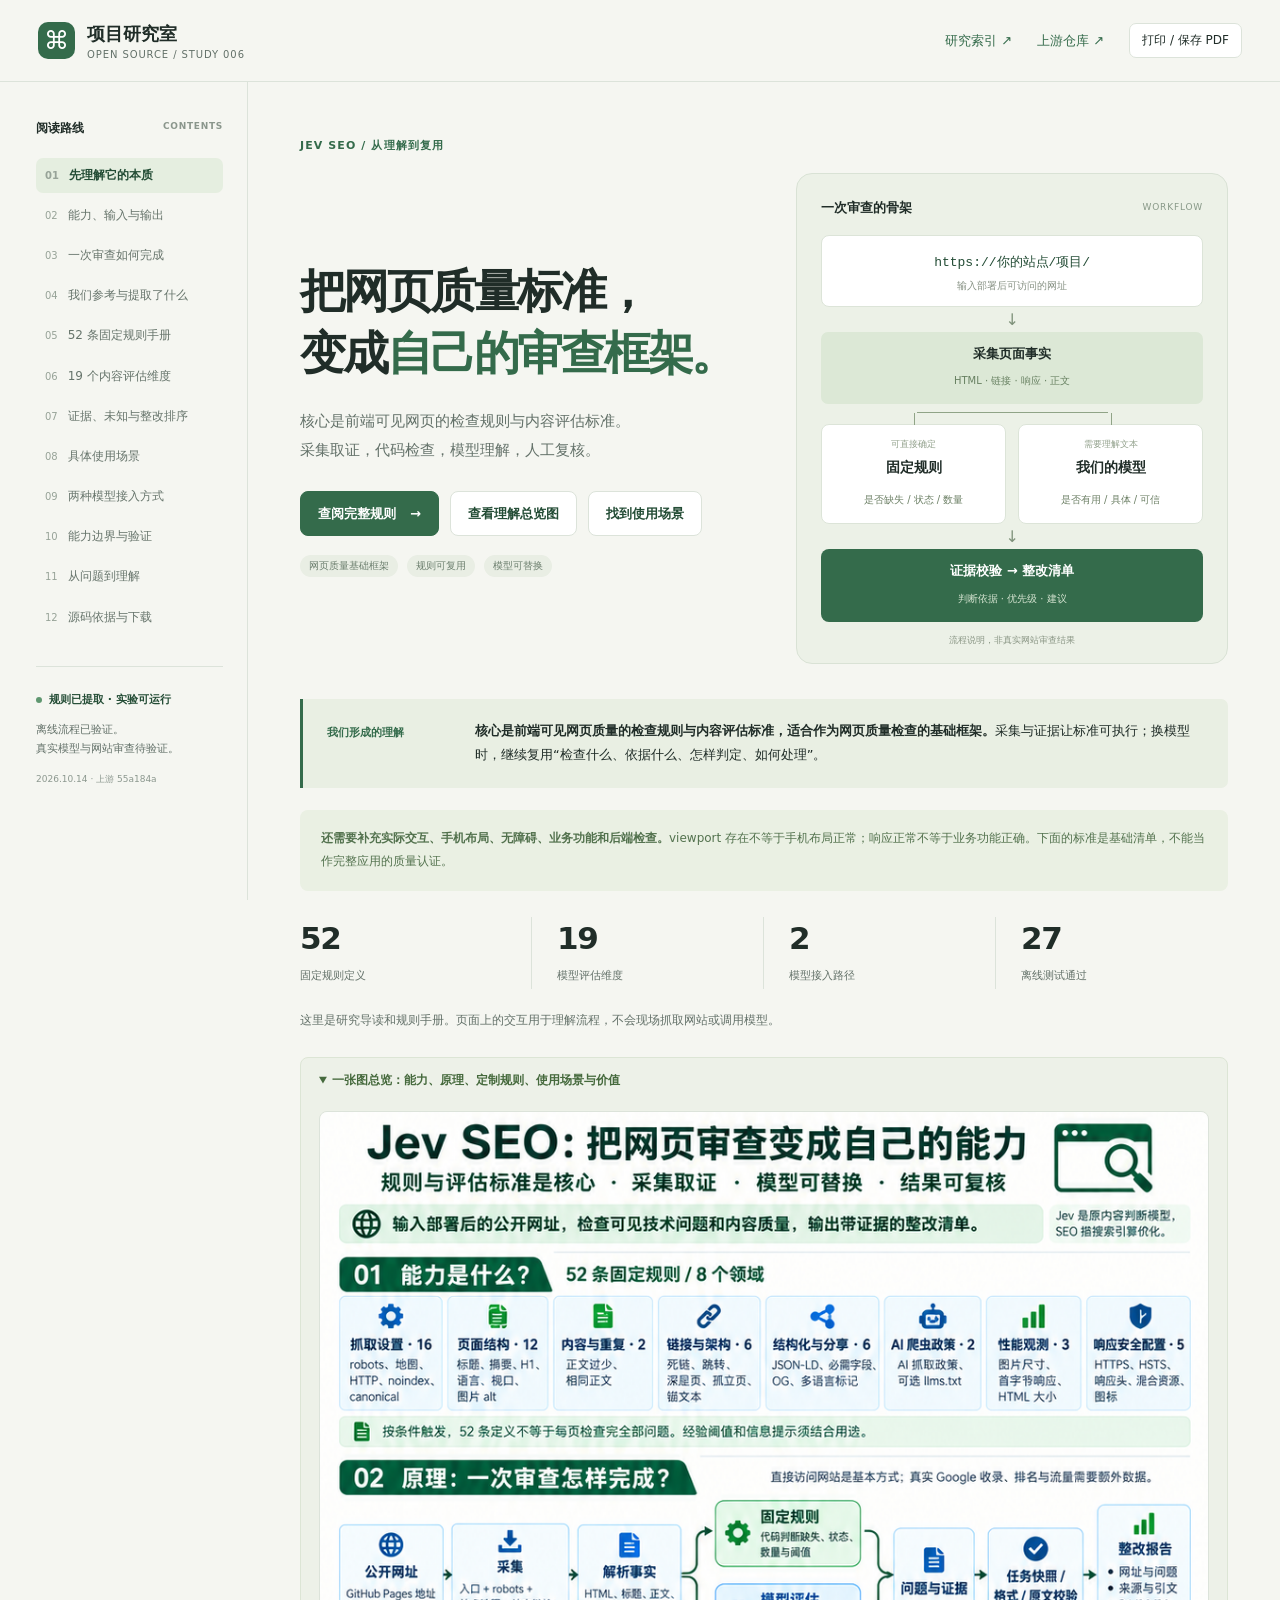
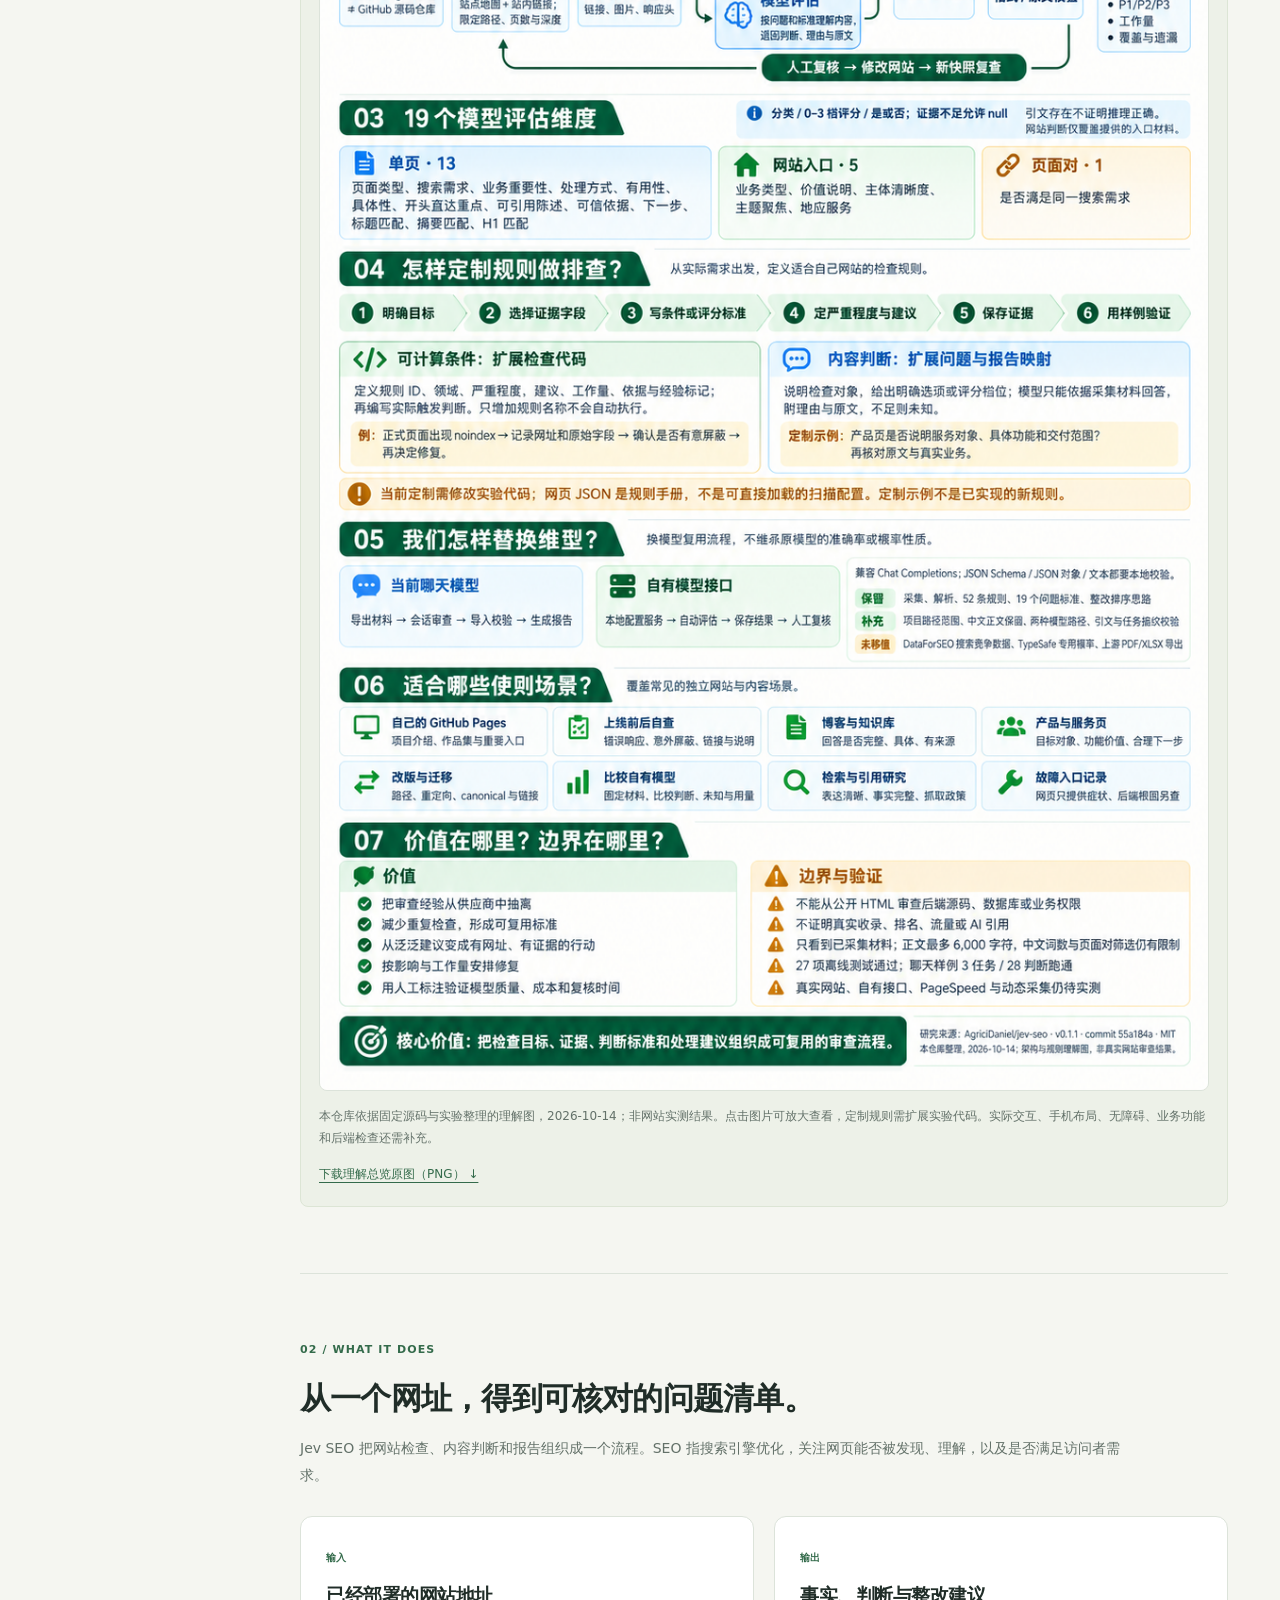
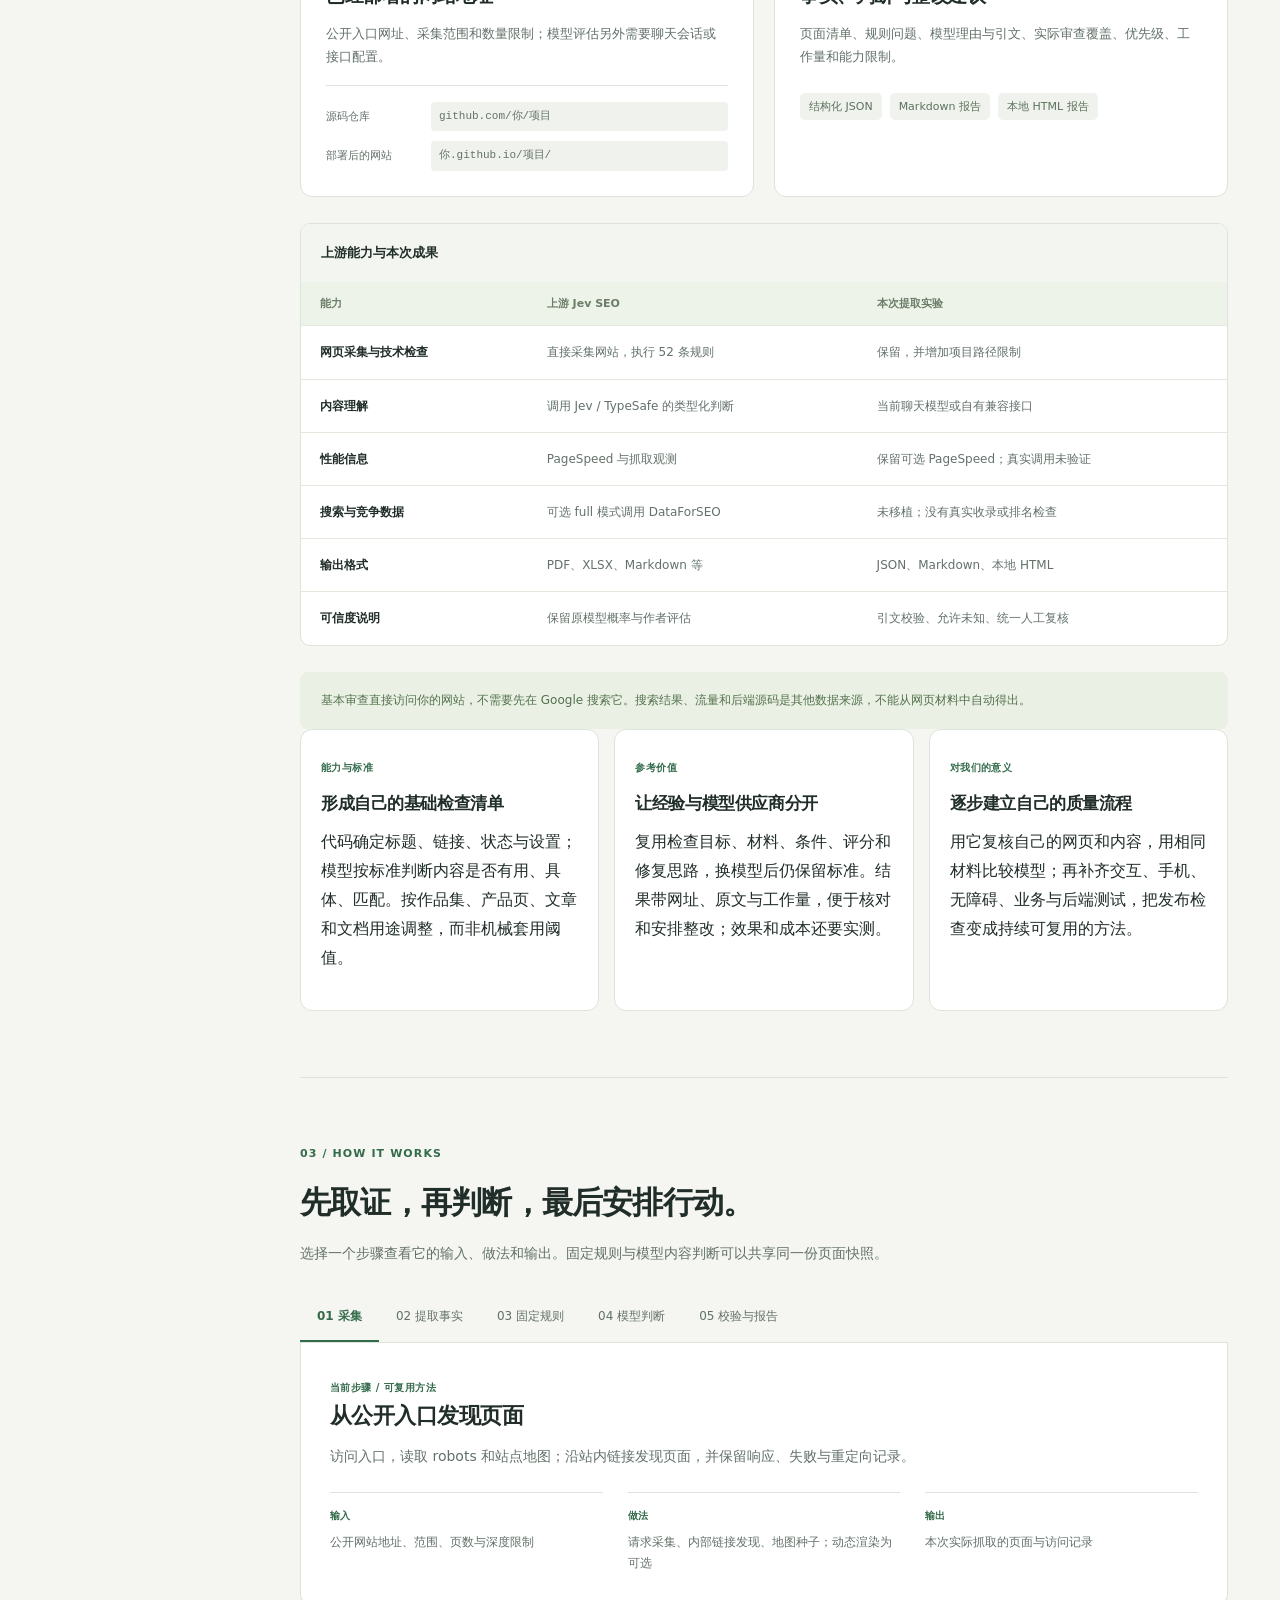
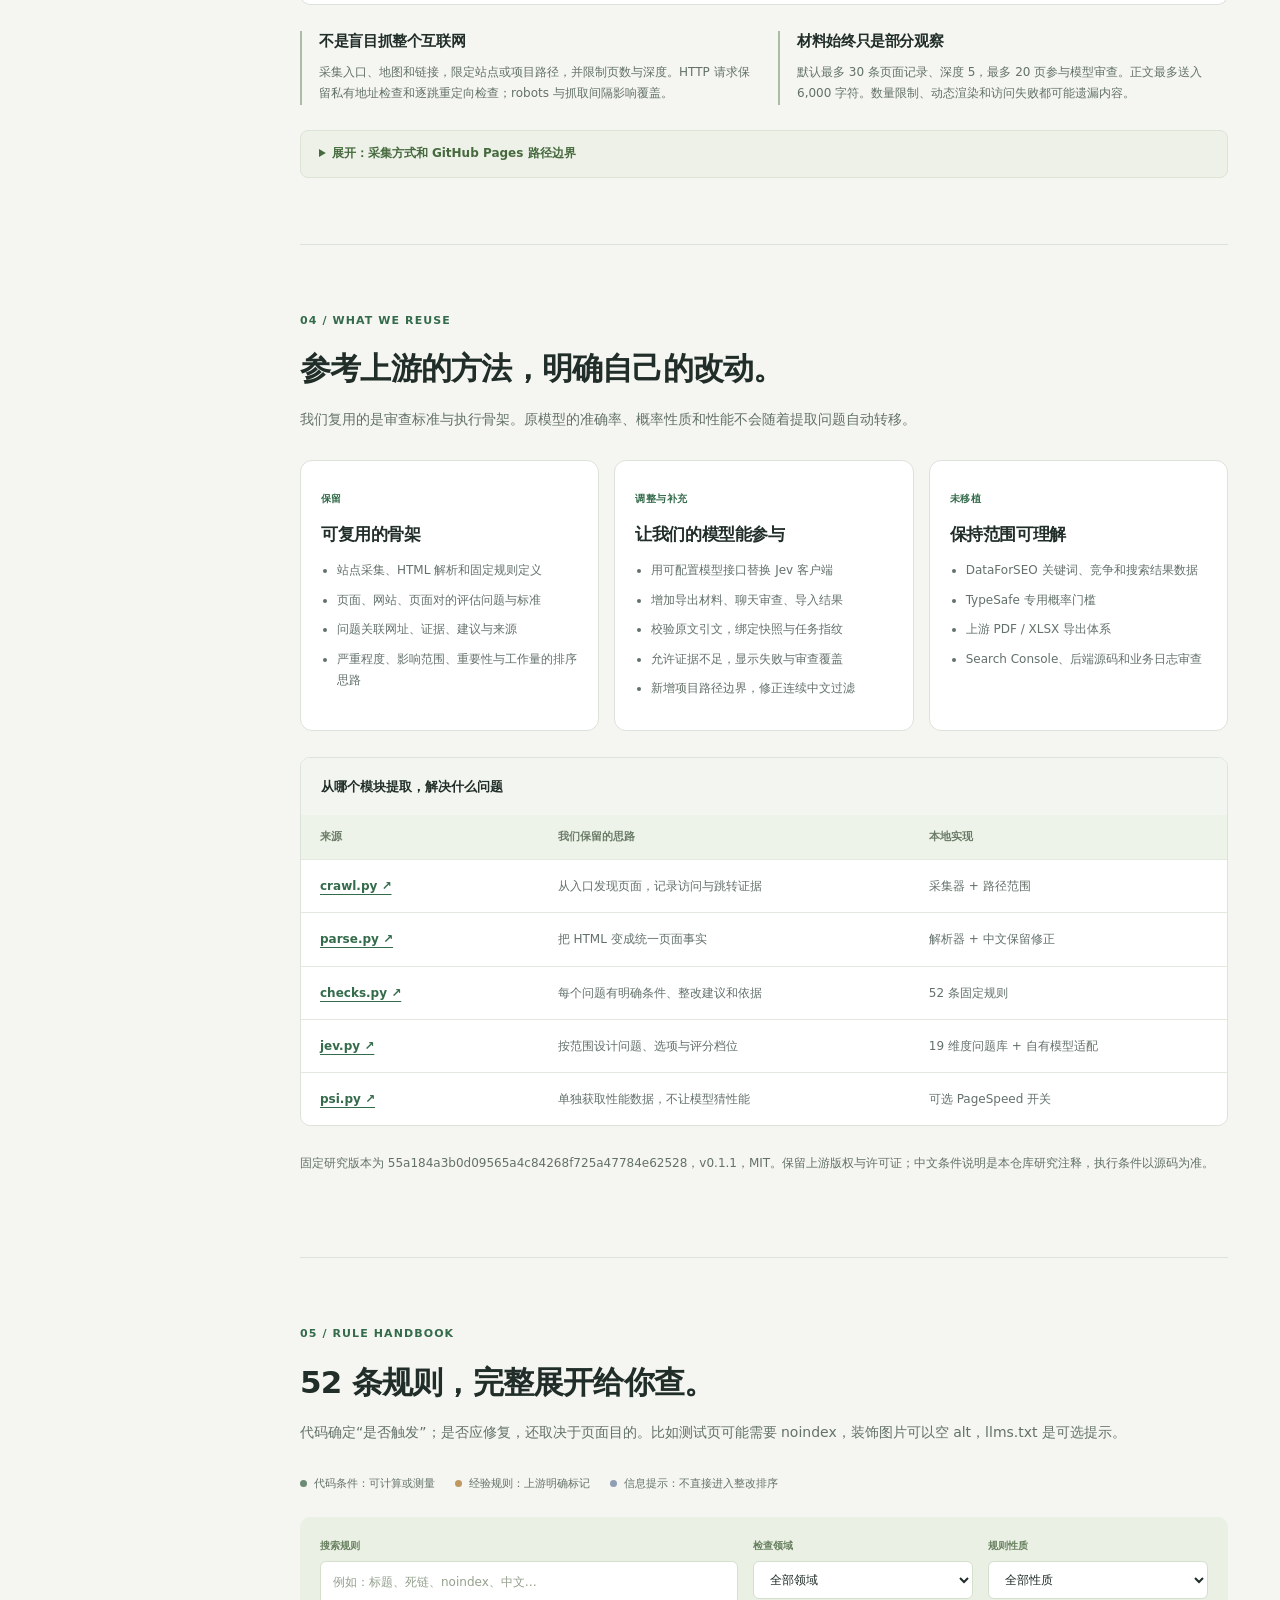
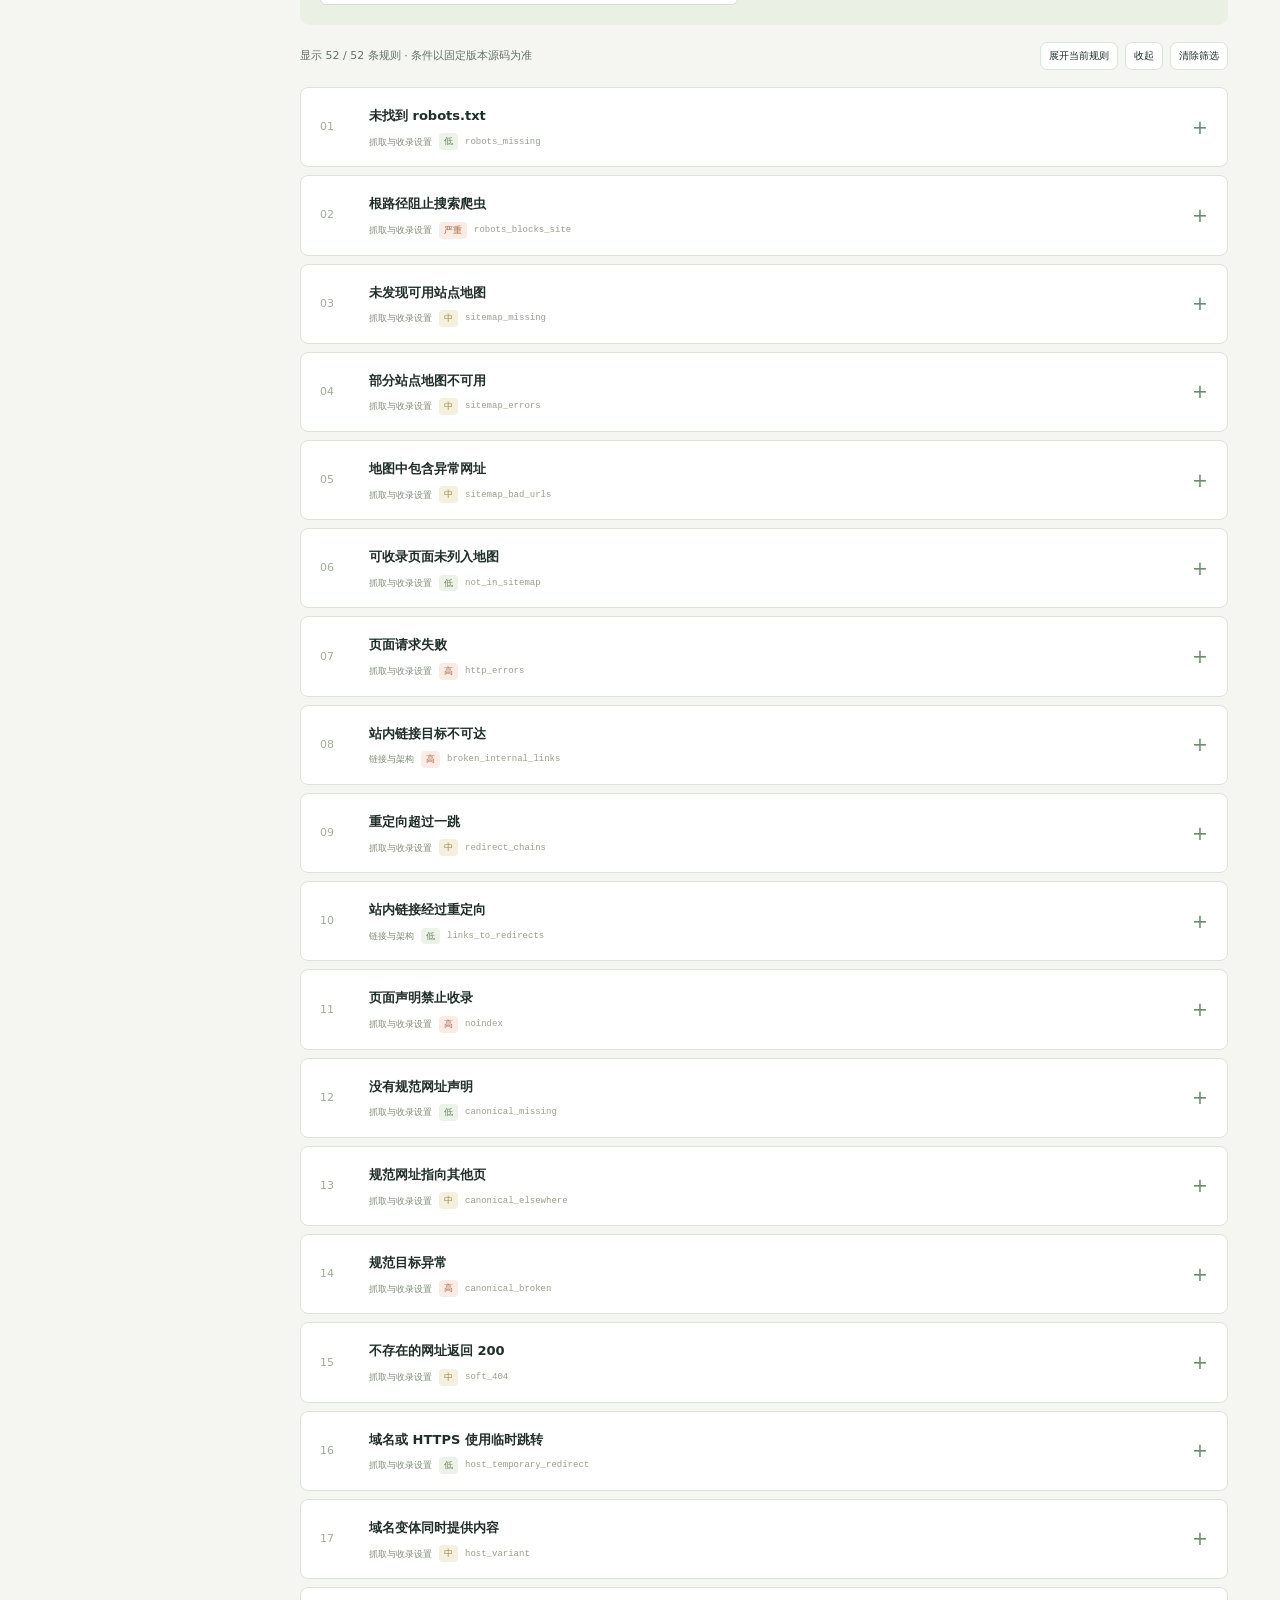
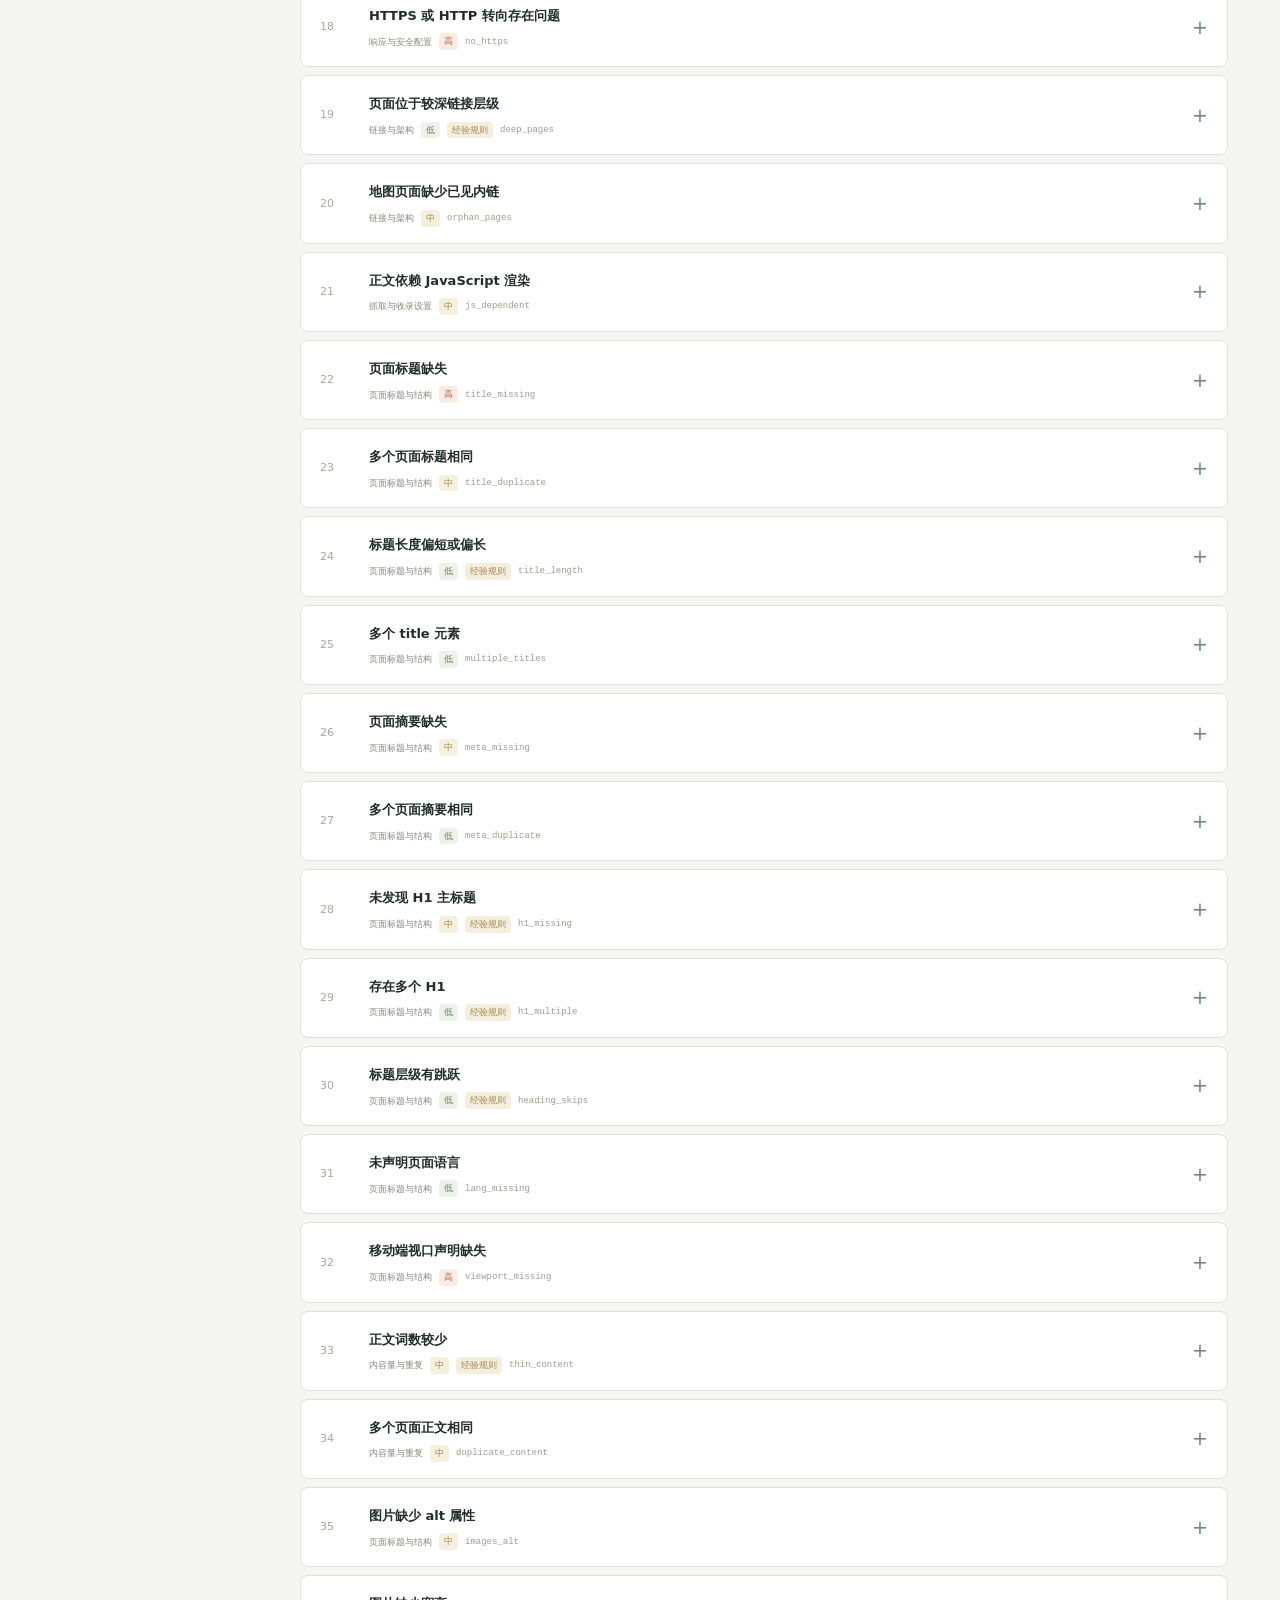
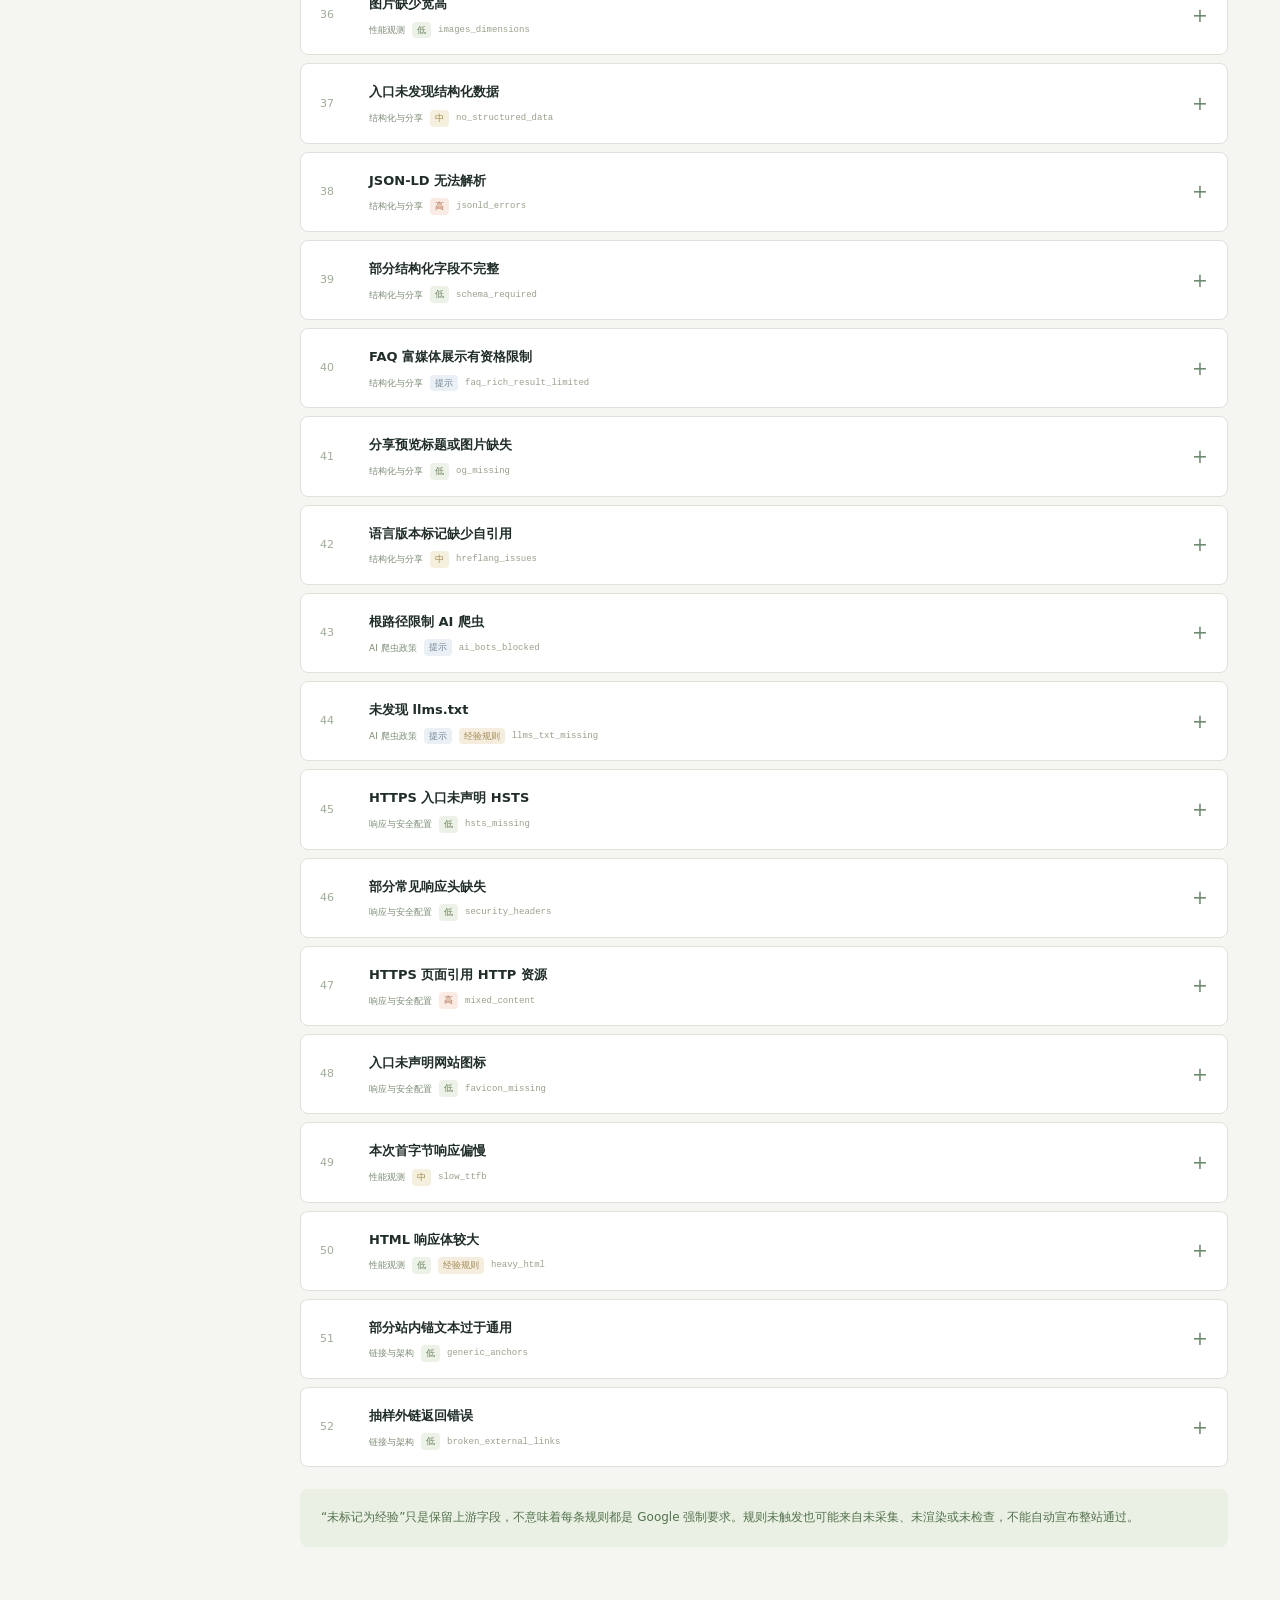
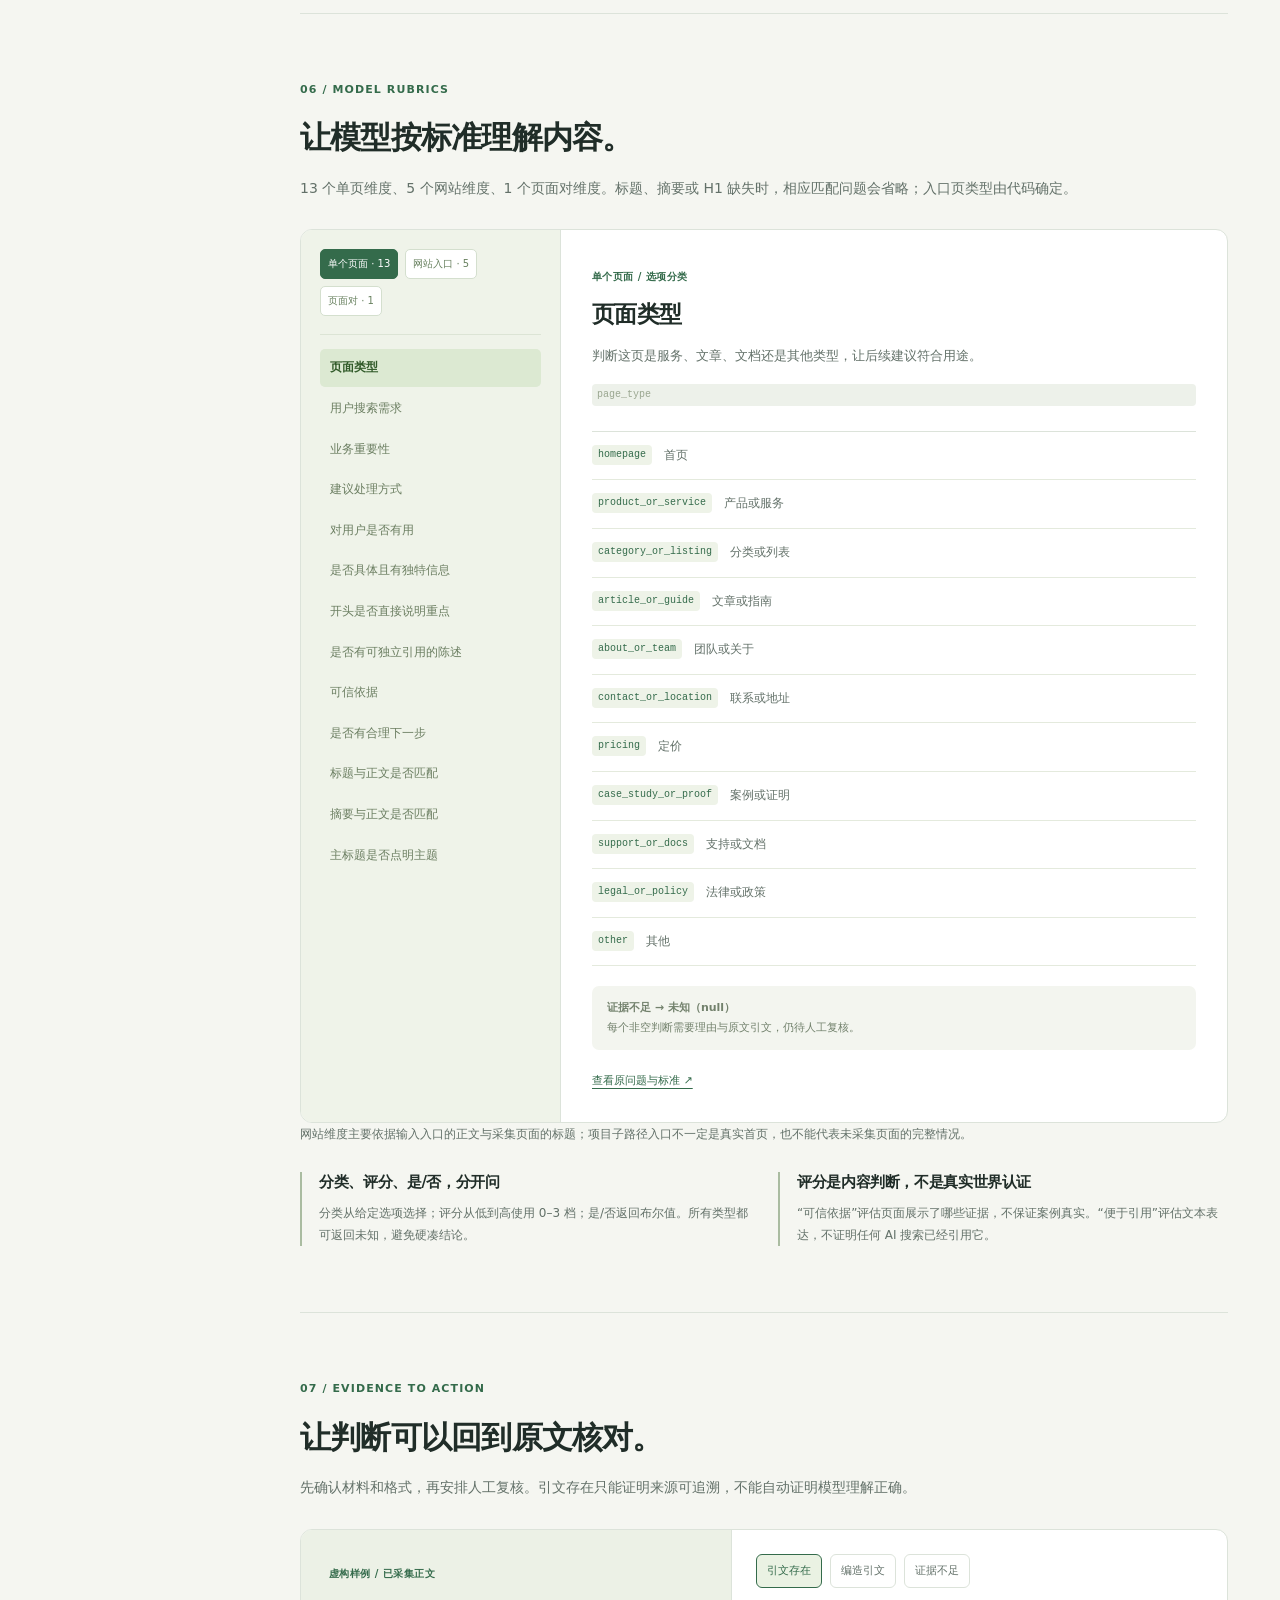
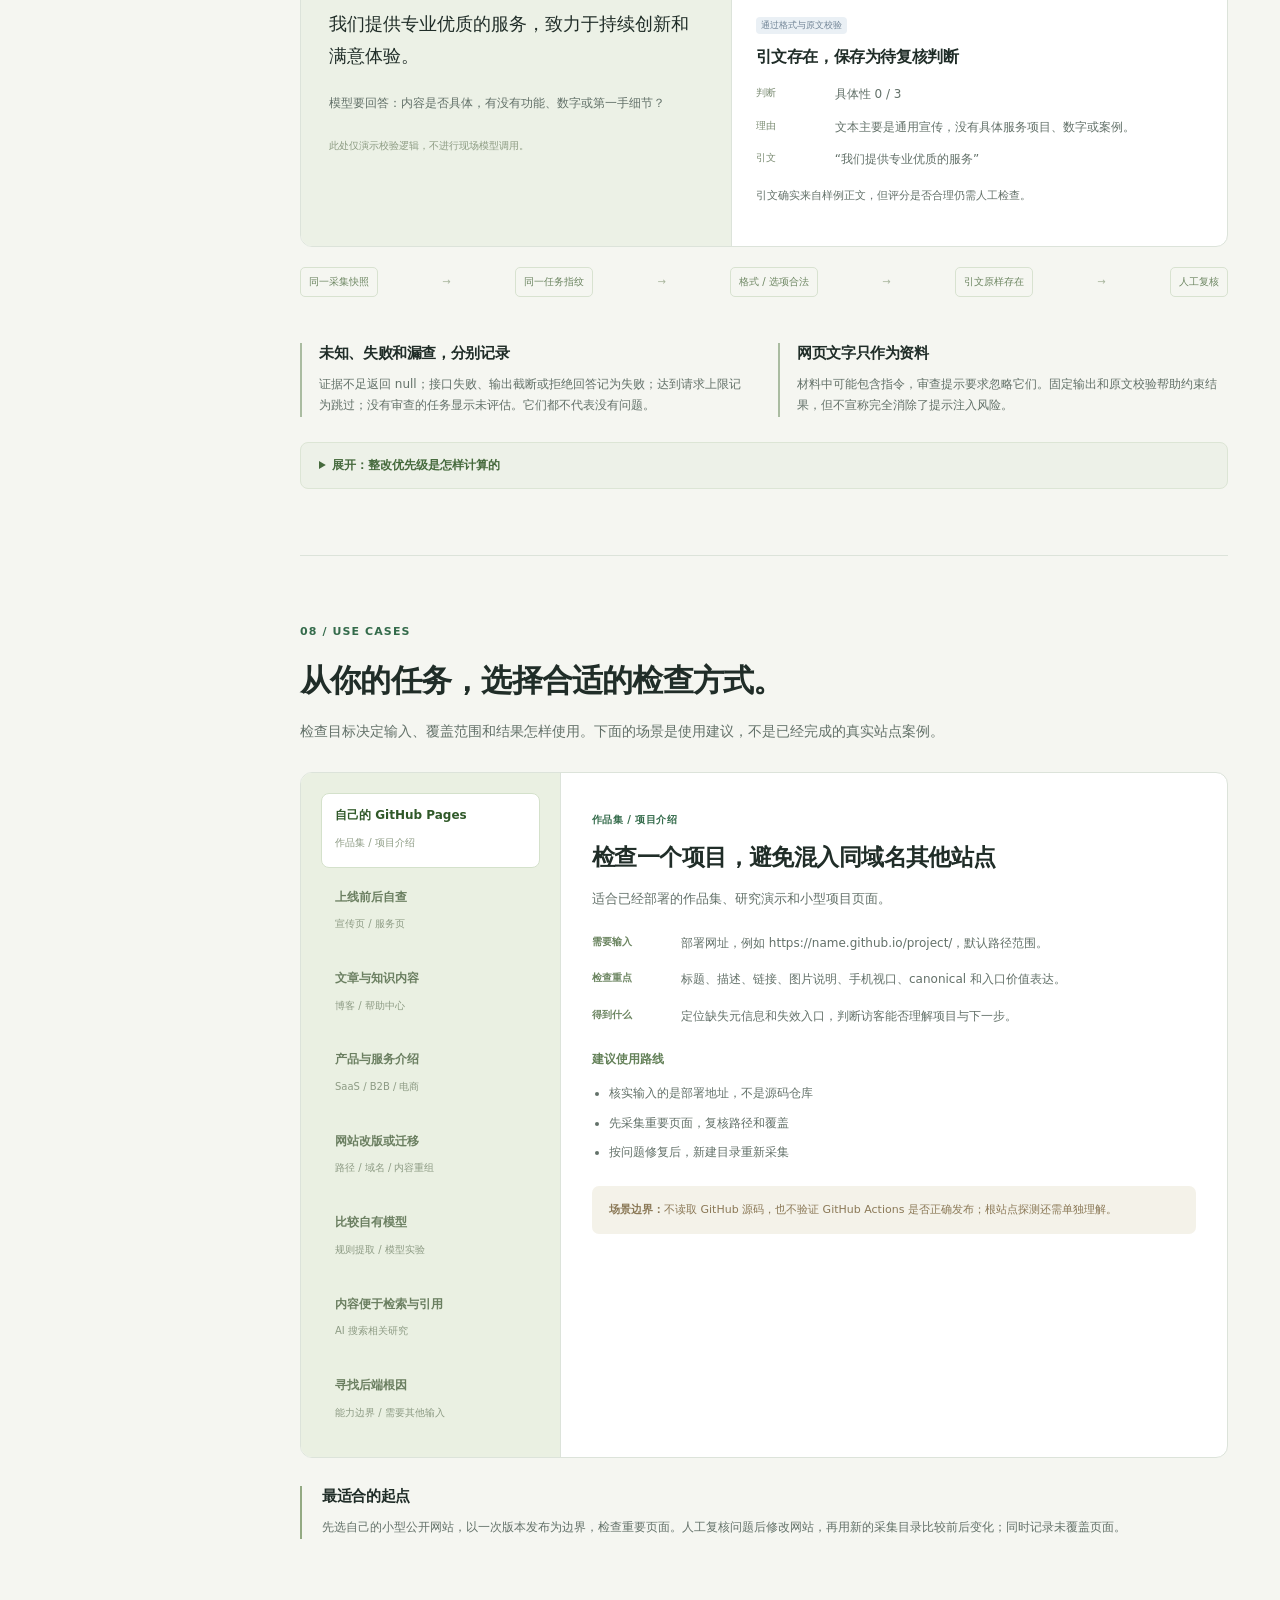
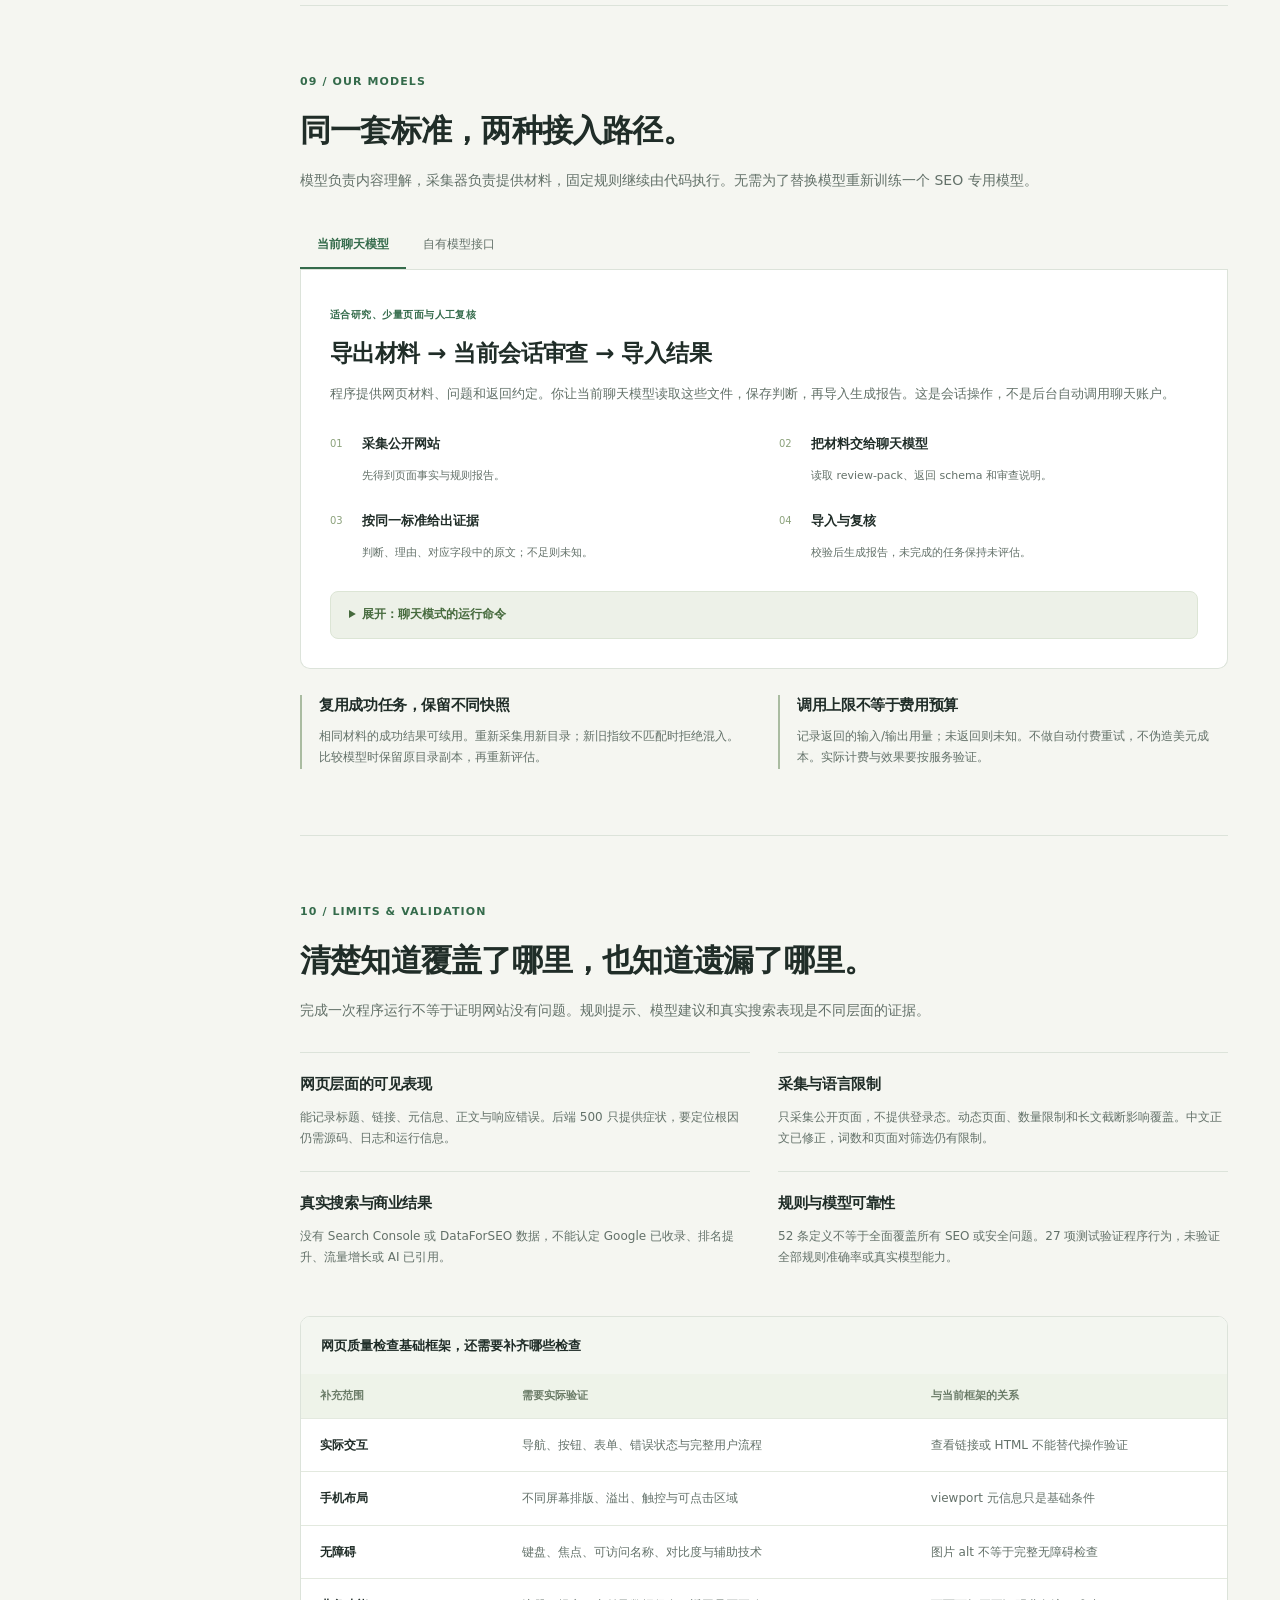
<file: projects/006-jev-seo/web/index.html>
<!doctype html>
<html lang="zh-CN">
<head>
  <meta charset="utf-8">
  <meta name="viewport" content="width=device-width,initial-scale=1">
  <meta name="theme-color" content="#f5f6f1">
  <meta name="description" content="Jev SEO 的核心是公开网页前端可见质量的检查规则与内容评估标准，适合作为网页质量检查的基础框架；还需补充实际交互、手机布局、无障碍、业务功能与后端检查。完整说明 52 条规则、19 个维度、原理、模型替换、定制、场景与价值。">
  <title>网页质量检查的基础框架 · Jev SEO 规则与模型审查</title>
  <link rel="stylesheet" href="./styles.css">
  <script src="./catalog.js" defer></script>
  <script src="./app.js" defer></script>
</head>
<body>
  <a class="skip" href="#overview">跳到正文</a>
  <header class="header">
    <a class="brand" href="#overview"><span class="brand-mark" aria-hidden="true">⌘</span><span>项目研究室<small>OPEN SOURCE / STUDY 006</small></span></a>
    <div class="header-links"><a href="../">研究索引 <span aria-hidden="true">↗</span></a><a href="https://github.com/AgriciDaniel/jev-seo" target="_blank" rel="noopener noreferrer">上游仓库 <span aria-hidden="true">↗</span></a><button id="print-page" type="button">打印 / 保存 PDF</button></div>
  </header>
  <div class="shell">
    <aside class="sidebar">
      <div class="nav-label">阅读路线 <span>CONTENTS</span></div>
      <nav aria-label="章节导航">
        <a href="#overview" class="nav-link active"><span>01</span>先理解它的本质</a>
        <a href="#capabilities" class="nav-link"><span>02</span>能力、输入与输出</a>
        <a href="#principles" class="nav-link"><span>03</span>一次审查如何完成</a>
        <a href="#extraction" class="nav-link"><span>04</span>我们参考与提取了什么</a>
        <a href="#rules" class="nav-link"><span>05</span>52 条固定规则手册</a>
        <a href="#judgments" class="nav-link"><span>06</span>19 个内容评估维度</a>
        <a href="#evidence" class="nav-link"><span>07</span>证据、未知与整改排序</a>
        <a href="#scenarios" class="nav-link"><span>08</span>具体使用场景</a>
        <a href="#models" class="nav-link"><span>09</span>两种模型接入方式</a>
        <a href="#boundaries" class="nav-link"><span>10</span>能力边界与验证</a>
        <a href="#faq" class="nav-link"><span>11</span>从问题到理解</a>
        <a href="#sources" class="nav-link"><span>12</span>源码依据与下载</a>
      </nav>
      <div class="research-status"><span class="status-dot"></span><strong>规则已提取 · 实验可运行</strong><p>离线流程已验证。<br>真实模型与网站审查待验证。</p><small>2026.10.14 · 上游 55a184a</small></div>
    </aside>
    <main>
      <section id="overview" class="section hero">
        <div class="eyebrow">JEV SEO / 从理解到复用</div>
        <div class="hero-grid">
          <div class="hero-copy"><h1>把网页质量标准，<br>变成<span>自己的审查框架。</span></h1><p class="lead">核心是前端可见网页的检查规则与内容评估标准。<br>采集取证，代码检查，模型理解，人工复核。</p><div class="hero-actions"><a class="button primary" href="#rules">查阅完整规则 <span aria-hidden="true">→</span></a><a class="button secondary" href="#understanding-image">查看理解总览图</a><a class="button secondary" href="#scenarios">找到使用场景</a></div><div class="hero-tags"><span>网页质量基础框架</span><span>规则可复用</span><span>模型可替换</span></div></div>
          <div class="hero-map" role="img" aria-label="网站地址进入采集器，分别进行固定规则和模型内容审查，校验证据后生成整改清单。架构示意。">
            <div class="map-heading">一次审查的骨架 <span>WORKFLOW</span></div><div class="map-input"><span class="mono">https://你的站点/项目/</span><small>输入部署后可访问的网址</small></div><div class="map-down" aria-hidden="true">↓</div><div class="map-collector"><b>采集页面事实</b><span>HTML · 链接 · 响应 · 正文</span></div><div class="map-branches"><div><small>可直接确定</small><strong>固定规则</strong><span>是否缺失 / 状态 / 数量</span></div><div><small>需要理解文本</small><strong>我们的模型</strong><span>是否有用 / 具体 / 可信</span></div></div><div class="map-down" aria-hidden="true">↓</div><div class="map-output"><b>证据校验 → 整改清单</b><span>判断依据 · 优先级 · 建议</span></div><p class="map-caption">流程说明，非真实网站审查结果</p>
          </div>
        </div>
        <div class="essence"><span>我们形成的理解</span><p><strong>核心是前端可见网页质量的检查规则与内容评估标准，适合作为网页质量检查的基础框架。</strong>采集与证据让标准可执行；换模型时，继续复用“检查什么、依据什么、怎样判定、如何处理”。</p></div>
        <p class="callout"><strong>还需要补充实际交互、手机布局、无障碍、业务功能和后端检查。</strong>viewport 存在不等于手机布局正常；响应正常不等于业务功能正确。下面的标准是基础清单，不能当作完整应用的质量认证。</p>
        <div class="metrics"><div><b>52</b><span>固定规则定义</span></div><div><b>19</b><span>模型评估维度</span></div><div><b>2</b><span>模型接入路径</span></div><div><b>27</b><span>离线测试通过</span></div></div>
        <p class="quiet">这里是研究导读和规则手册。页面上的交互用于理解流程，不会现场抓取网站或调用模型。</p>
        <details id="understanding-image" class="technical" open><summary>一张图总览：能力、原理、定制规则、使用场景与价值</summary><figure class="understanding-figure"><a href="./assets/04-jev-seo-understanding.png" target="_blank" rel="noopener noreferrer"><img src="./assets/04-jev-seo-understanding.png" width="941" height="1672" loading="lazy" alt="Jev SEO 理解总览：52 条固定规则的八个领域、19 个模型维度、采集审查原理、定制规则步骤、两种模型路径、八类场景、价值与验证边界"></a><figcaption>本仓库依据固定源码与实验整理的理解图，2026-10-14；非网站实测结果。点击图片可放大查看，定制规则需扩展实验代码。实际交互、手机布局、无障碍、业务功能和后端检查还需补充。</figcaption><a class="text-link" href="./assets/04-jev-seo-understanding.png" download="jev-seo-understanding.png">下载理解总览原图（PNG） ↓</a></figure></details>
      </section>

      <section id="capabilities" class="section">
        <div class="section-heading"><div class="eyebrow">02 / WHAT IT DOES</div><h2>从一个网址，得到可核对的问题清单。</h2><p>Jev SEO 把网站检查、内容判断和报告组织成一个流程。SEO 指搜索引擎优化，关注网页能否被发现、理解，以及是否满足访问者需求。</p></div>
        <div class="io-grid"><article><span class="panel-label">输入</span><h3>已经部署的网站地址</h3><p>公开入口网址、采集范围和数量限制；模型评估另外需要聊天会话或接口配置。</p><div class="url-example"><span>源码仓库</span><code>github.com/你/项目</code><span>部署后的网站</span><code>你.github.io/项目/</code></div></article><article><span class="panel-label">输出</span><h3>事实、判断与整改建议</h3><p>页面清单、规则问题、模型理由与引文、实际审查覆盖、优先级、工作量和能力限制。</p><div class="output-tags"><span>结构化 JSON</span><span>Markdown 报告</span><span>本地 HTML 报告</span></div></article></div>
        <div class="table-wrap"><table><caption>上游能力与本次成果</caption><thead><tr><th>能力</th><th>上游 Jev SEO</th><th>本次提取实验</th></tr></thead><tbody>
          <tr><th>网页采集与技术检查</th><td>直接采集网站，执行 52 条规则</td><td>保留，并增加项目路径限制</td></tr>
          <tr><th>内容理解</th><td>调用 Jev / TypeSafe 的类型化判断</td><td>当前聊天模型或自有兼容接口</td></tr>
          <tr><th>性能信息</th><td>PageSpeed 与抓取观测</td><td>保留可选 PageSpeed；真实调用未验证</td></tr>
          <tr><th>搜索与竞争数据</th><td>可选 full 模式调用 DataForSEO</td><td>未移植；没有真实收录或排名检查</td></tr>
          <tr><th>输出格式</th><td>PDF、XLSX、Markdown 等</td><td>JSON、Markdown、本地 HTML</td></tr>
          <tr><th>可信度说明</th><td>保留原模型概率与作者评估</td><td>引文校验、允许未知、统一人工复核</td></tr>
        </tbody></table></div>
        <p class="callout">基本审查直接访问你的网站，不需要先在 Google 搜索它。搜索结果、流量和后端源码是其他数据来源，不能从网页材料中自动得出。</p>
        <div class="extraction-grid"><article><span class="panel-label">能力与标准</span><h3>形成自己的基础检查清单</h3><p>代码确定标题、链接、状态与设置；模型按标准判断内容是否有用、具体、匹配。按作品集、产品页、文章和文档用途调整，而非机械套用阈值。</p></article><article><span class="panel-label">参考价值</span><h3>让经验与模型供应商分开</h3><p>复用检查目标、材料、条件、评分和修复思路，换模型后仍保留标准。结果带网址、原文与工作量，便于核对和安排整改；效果和成本还要实测。</p></article><article><span class="panel-label">对我们的意义</span><h3>逐步建立自己的质量流程</h3><p>用它复核自己的网页和内容，用相同材料比较模型；再补齐交互、手机、无障碍、业务与后端测试，把发布检查变成持续可复用的方法。</p></article></div>
      </section>

      <section id="principles" class="section">
        <div class="section-heading"><div class="eyebrow">03 / HOW IT WORKS</div><h2>先取证，再判断，最后安排行动。</h2><p>选择一个步骤查看它的输入、做法和输出。固定规则与模型内容判断可以共享同一份页面快照。</p></div>
        <div class="step-tabs" role="tablist" aria-label="审查流程步骤"><button role="tab" id="step-collect" aria-controls="step-panel" aria-selected="true" data-step="collect">01 采集</button><button role="tab" id="step-parse" aria-controls="step-panel" aria-selected="false" data-step="parse" tabindex="-1">02 提取事实</button><button role="tab" id="step-rule" aria-controls="step-panel" aria-selected="false" data-step="rule" tabindex="-1">03 固定规则</button><button role="tab" id="step-model" aria-controls="step-panel" aria-selected="false" data-step="model" tabindex="-1">04 模型判断</button><button role="tab" id="step-report" aria-controls="step-panel" aria-selected="false" data-step="report" tabindex="-1">05 校验与报告</button></div>
        <div class="step-panel" id="step-panel" role="tabpanel" aria-labelledby="step-collect" tabindex="0"></div>
        <div class="two-notes"><article><h3>不是盲目抓整个互联网</h3><p>采集入口、地图和链接，限定站点或项目路径，并限制页数与深度。HTTP 请求保留私有地址检查和逐跳重定向检查；robots 与抓取间隔影响覆盖。</p></article><article><h3>材料始终只是部分观察</h3><p>默认最多 30 条页面记录、深度 5，最多 20 页参与模型审查。正文最多送入 6,000 字符。数量限制、动态渲染和访问失败都可能遗漏内容。</p></article></div>
        <details class="technical"><summary>展开：采集方式和 GitHub Pages 路径边界</summary><p>原始 HTML 使用请求和解析库。依赖 JavaScript 的页面可以选 Playwright 渲染，当前默认关闭。BFS 沿内部链接发现页面，发现不足时用站点地图种子补充。</p><p>输入 <code>https://name.github.io/project/</code> 时，内容范围包含 <code>/project</code> 和子路径，不包含 <code>/project-other</code>。根 robots/sitemap、域名探测与链接目标状态仍可能访问范围外路径。它限制的是审查内容，不是所有网络请求。</p><p>中文正文已保留，但原词数和标题重叠筛选没有中文分词。页面对先用英文标题/H1 词集重叠度 ≥ 0.4 筛选，最多 40 对，再交模型判断；这个筛选不能完整覆盖中文页面竞争。</p></details>
      </section>

      <section id="extraction" class="section">
        <div class="section-heading"><div class="eyebrow">04 / WHAT WE REUSE</div><h2>参考上游的方法，明确自己的改动。</h2><p>我们复用的是审查标准与执行骨架。原模型的准确率、概率性质和性能不会随着提取问题自动转移。</p></div>
        <div class="extraction-grid"><article><span class="panel-label">保留</span><h3>可复用的骨架</h3><ul><li>站点采集、HTML 解析和固定规则定义</li><li>页面、网站、页面对的评估问题与标准</li><li>问题关联网址、证据、建议与来源</li><li>严重程度、影响范围、重要性与工作量的排序思路</li></ul></article><article><span class="panel-label">调整与补充</span><h3>让我们的模型能参与</h3><ul><li>用可配置模型接口替换 Jev 客户端</li><li>增加导出材料、聊天审查、导入结果</li><li>校验原文引文，绑定快照与任务指纹</li><li>允许证据不足，显示失败与审查覆盖</li><li>新增项目路径边界，修正连续中文过滤</li></ul></article><article><span class="panel-label">未移植</span><h3>保持范围可理解</h3><ul><li>DataForSEO 关键词、竞争和搜索结果数据</li><li>TypeSafe 专用概率门槛</li><li>上游 PDF / XLSX 导出体系</li><li>Search Console、后端源码和业务日志审查</li></ul></article></div>
        <div class="table-wrap"><table><caption>从哪个模块提取，解决什么问题</caption><thead><tr><th>来源</th><th>我们保留的思路</th><th>本地实现</th></tr></thead><tbody><tr><th><a href="https://github.com/AgriciDaniel/jev-seo/blob/55a184a3b0d09565a4c84268f725a47784e62528/jevseo/crawl.py">crawl.py ↗</a></th><td>从入口发现页面，记录访问与跳转证据</td><td>采集器 + 路径范围</td></tr><tr><th><a href="https://github.com/AgriciDaniel/jev-seo/blob/55a184a3b0d09565a4c84268f725a47784e62528/jevseo/parse.py">parse.py ↗</a></th><td>把 HTML 变成统一页面事实</td><td>解析器 + 中文保留修正</td></tr><tr><th><a href="https://github.com/AgriciDaniel/jev-seo/blob/55a184a3b0d09565a4c84268f725a47784e62528/jevseo/checks.py">checks.py ↗</a></th><td>每个问题有明确条件、整改建议和依据</td><td>52 条固定规则</td></tr><tr><th><a href="https://github.com/AgriciDaniel/jev-seo/blob/55a184a3b0d09565a4c84268f725a47784e62528/jevseo/jev.py">jev.py ↗</a></th><td>按范围设计问题、选项与评分档位</td><td>19 维度问题库 + 自有模型适配</td></tr><tr><th><a href="https://github.com/AgriciDaniel/jev-seo/blob/55a184a3b0d09565a4c84268f725a47784e62528/jevseo/psi.py">psi.py ↗</a></th><td>单独获取性能数据，不让模型猜性能</td><td>可选 PageSpeed 开关</td></tr></tbody></table></div>
        <p class="quiet">固定研究版本为 55a184a3b0d09565a4c84268f725a47784e62528，v0.1.1，MIT。保留上游版权与许可证；中文条件说明是本仓库研究注释，执行条件以源码为准。</p>
      </section>

      <section id="rules" class="section">
        <div class="section-heading"><div class="eyebrow">05 / RULE HANDBOOK</div><h2>52 条规则，完整展开给你查。</h2><p>代码确定“是否触发”；是否应修复，还取决于页面目的。比如测试页可能需要 noindex，装饰图片可以空 alt，llms.txt 是可选提示。</p></div>
        <div class="rule-legend"><span><i class="legend-dot fact"></i>代码条件：可计算或测量</span><span><i class="legend-dot heuristic"></i>经验规则：上游明确标记</span><span><i class="legend-dot info"></i>信息提示：不直接进入整改排序</span></div>
        <div class="filters"><div class="search-field"><label for="rule-search">搜索规则</label><input id="rule-search" type="search" placeholder="例如：标题、死链、noindex、中文…" autocomplete="off"></div><div><label for="rule-category">检查领域</label><select id="rule-category"><option value="all">全部领域</option></select></div><div><label for="rule-kind">规则性质</label><select id="rule-kind"><option value="all">全部性质</option><option value="fact">未标记为经验</option><option value="heuristic">经验规则</option><option value="info">信息提示</option></select></div></div>
        <div class="list-toolbar"><p id="rule-count" role="status" aria-live="polite">加载规则目录…</p><div><button id="expand-rules" type="button">展开当前规则</button><button id="collapse-rules" type="button">收起</button><button id="reset-rules" type="button">清除筛选</button></div></div>
        <div id="rule-list" class="rule-list"></div><noscript><p>交互规则目录需要 JavaScript。可直接<a href="./catalog.json">下载完整规则数据</a>；原定义见上游 checks.py。</p></noscript>
        <p class="callout">“未标记为经验”只是保留上游字段，不意味着每条规则都是 Google 强制要求。规则未触发也可能来自未采集、未渲染或未检查，不能自动宣布整站通过。</p>
      </section>

      <section id="judgments" class="section">
        <div class="section-heading"><div class="eyebrow">06 / MODEL RUBRICS</div><h2>让模型按标准理解内容。</h2><p>13 个单页维度、5 个网站维度、1 个页面对维度。标题、摘要或 H1 缺失时，相应匹配问题会省略；入口页类型由代码确定。</p></div>
        <div class="question-layout"><div class="question-picker"><div class="scope-buttons" role="group" aria-label="模型问题范围"><button data-scope="page" aria-pressed="true">单个页面 · 13</button><button data-scope="site" aria-pressed="false">网站入口 · 5</button><button data-scope="pair" aria-pressed="false">页面对 · 1</button></div><div id="question-list" aria-label="选择评估维度"></div></div><article id="question-detail" class="question-detail" aria-live="polite"></article></div>
        <p class="quiet">网站维度主要依据输入入口的正文与采集页面的标题；项目子路径入口不一定是真实首页，也不能代表未采集页面的完整情况。</p>
        <div class="two-notes"><article><h3>分类、评分、是/否，分开问</h3><p>分类从给定选项选择；评分从低到高使用 0–3 档；是/否返回布尔值。所有类型都可返回未知，避免硬凑结论。</p></article><article><h3>评分是内容判断，不是真实世界认证</h3><p>“可信依据”评估页面展示了哪些证据，不保证案例真实。“便于引用”评估文本表达，不证明任何 AI 搜索已经引用它。</p></article></div>
      </section>

      <section id="evidence" class="section">
        <div class="section-heading"><div class="eyebrow">07 / EVIDENCE TO ACTION</div><h2>让判断可以回到原文核对。</h2><p>先确认材料和格式，再安排人工复核。引文存在只能证明来源可追溯，不能自动证明模型理解正确。</p></div>
        <div class="evidence-demo"><div class="evidence-source"><span class="panel-label">虚构样例 / 已采集正文</span><blockquote>我们提供专业优质的服务，致力于持续创新和满意体验。</blockquote><p>模型要回答：内容是否具体，有没有功能、数字或第一手细节？</p><small>此处仅演示校验逻辑，不进行现场模型调用。</small></div><div class="evidence-response"><div class="demo-buttons" role="group" aria-label="证据校验示例"><button data-evidence="grounded" aria-pressed="true">引文存在</button><button data-evidence="fabricated" aria-pressed="false">编造引文</button><button data-evidence="unknown" aria-pressed="false">证据不足</button></div><div id="evidence-result" aria-live="polite"></div></div></div>
        <div class="integrity-strip"><span>同一采集快照</span><b aria-hidden="true">→</b><span>同一任务指纹</span><b aria-hidden="true">→</b><span>格式 / 选项合法</span><b aria-hidden="true">→</b><span>引文原样存在</span><b aria-hidden="true">→</b><span>人工复核</span></div>
        <div class="two-notes"><article><h3>未知、失败和漏查，分别记录</h3><p>证据不足返回 null；接口失败、输出截断或拒绝回答记为失败；达到请求上限记为跳过；没有审查的任务显示未评估。它们都不代表没有问题。</p></article><article><h3>网页文字只作为资料</h3><p>材料中可能包含指令，审查提示要求忽略它们。固定输出和原文校验帮助约束结果，但不宣称完全消除了提示注入风险。</p></article></div>
        <details class="technical"><summary>展开：整改优先级是怎样计算的</summary><p>本地相对影响参考：严重程度权重 × (0.6 + 0.4 × 涉及页面比例) × (0.6 + 0.8 × 业务重要性)。严重程度权重为 10 / 6 / 3 / 1，信息提示为 0；缺少重要性判断时使用中性值 0.5。</p><p>以本次最高影响项归一到 100，再生成 P1/P2/P3，并按影响和工作量排序。它是本次报告内部的安排工具，不适合把不同网站分数直接当作质量排名，也不预测搜索排名、流量或收益。</p><p>低分不总会成为整改项：法律/联系页面有用途限制；有用性和信任问题会结合业务重要性；商业下一步只在适当页面提示；合并/删除建议需要人工决定。达到 600 词的页面会抑制一类移除建议，但中文词数限制意味着这也不是可靠的中文保护阈值。</p></details>
      </section>

      <section id="scenarios" class="section">
        <div class="section-heading"><div class="eyebrow">08 / USE CASES</div><h2>从你的任务，选择合适的检查方式。</h2><p>检查目标决定输入、覆盖范围和结果怎样使用。下面的场景是使用建议，不是已经完成的真实站点案例。</p></div>
        <div class="scenario-layout"><div id="scenario-list" class="scenario-list" aria-label="选择使用场景"></div><article id="scenario-detail" class="scenario-detail" aria-live="polite"></article></div>
        <div class="scenario-footnote"><h3>最适合的起点</h3><p>先选自己的小型公开网站，以一次版本发布为边界，检查重要页面。人工复核问题后修改网站，再用新的采集目录比较前后变化；同时记录未覆盖页面。</p></div>
      </section>

      <section id="models" class="section">
        <div class="section-heading"><div class="eyebrow">09 / OUR MODELS</div><h2>同一套标准，两种接入路径。</h2><p>模型负责内容理解，采集器负责提供材料，固定规则继续由代码执行。无需为了替换模型重新训练一个 SEO 专用模型。</p></div>
        <div class="model-tabs" role="tablist" aria-label="模型接入方式"><button id="model-chat-tab" role="tab" data-model="chat" aria-selected="true" aria-controls="model-chat">当前聊天模型</button><button id="model-api-tab" role="tab" data-model="api" aria-selected="false" aria-controls="model-api" tabindex="-1">自有模型接口</button></div>
        <article class="model-panel" id="model-chat" role="tabpanel" aria-labelledby="model-chat-tab"><div class="model-intro"><span class="panel-label">适合研究、少量页面与人工复核</span><h3>导出材料 → 当前会话审查 → 导入结果</h3><p>程序提供网页材料、问题和返回约定。你让当前聊天模型读取这些文件，保存判断，再导入生成报告。这是会话操作，不是后台自动调用聊天账户。</p></div><ol class="route-list"><li><b>采集公开网站</b><span>先得到页面事实与规则报告。</span></li><li><b>把材料交给聊天模型</b><span>读取 review-pack、返回 schema 和审查说明。</span></li><li><b>按同一标准给出证据</b><span>判断、理由、对应字段中的原文；不足则未知。</span></li><li><b>导入与复核</b><span>校验后生成报告，未完成的任务保持未评估。</span></li></ol><details class="technical"><summary>展开：聊天模式的运行命令</summary><pre><code>cd projects/006-jev-seo/experiments
python -m pip install -r requirements.txt
python audit.py collect https://你的公开网址/ --out runs/my-site

# 让聊天模型读取目录中的 review-instructions.md、
# review-pack.json、review-schemas.json，保存 answers.json
python audit.py import runs/my-site --answers runs/my-site/answers.json</code></pre><p>每个已提交任务必须包含全部问题；可以只完成部分任务。不要在聊天里发送模型密钥。</p></details></article>
        <article class="model-panel" id="model-api" role="tabpanel" aria-labelledby="model-api-tab" hidden><div class="model-intro"><span class="panel-label">适合自动执行、较多任务与重复实验</span><h3>本地配置接口 → 自动评估 → 保存报告</h3><p>支持兼容 Chat Completions 的模型服务，含本地服务。地址、模型名称与密钥保存在本地配置，网页不保存密钥，也不直接调用模型。</p></div><ol class="route-list"><li><b>配置自己的服务</b><span>填写真实接口地址、模型名与所需密钥。</span></li><li><b>选择兼容输出方式</b><span>JSON Schema、JSON 对象或普通文本。</span></li><li><b>设置请求上限并执行</b><span>每个网站、单页、页面对任务各请求一次。</span></li><li><b>续跑并复核</b><span>成功任务可复用，失败和跳过任务可再次尝试。</span></li></ol><details class="technical"><summary>展开：接口配置与运行命令</summary><pre><code># 将 experiments/.env.example 复制为 .env 后在本地填写
AUDIT_LLM_BASE_URL=https://你的模型服务/v1
AUDIT_LLM_MODEL=实际模型名称
AUDIT_LLM_API_KEY=仅在本地填写
AUDIT_LLM_RESPONSE_MODE=json_schema
AUDIT_LLM_MAX_REQUESTS=20

python audit.py doctor
python audit.py evaluate runs/my-site</code></pre><p>服务不支持严格模式时可手动选 json_object 或 text，本地校验仍保留。默认 3,000 输出 tokens、120 秒超时、20 次请求；实际任务可能更多，剩余显示跳过。</p></details></article>
        <div class="two-notes"><article><h3>复用成功任务，保留不同快照</h3><p>相同材料的成功结果可续用。重新采集用新目录；新旧指纹不匹配时拒绝混入。比较模型时保留原目录副本，再重新评估。</p></article><article><h3>调用上限不等于费用预算</h3><p>记录返回的输入/输出用量；未返回则未知。不做自动付费重试，不伪造美元成本。实际计费与效果要按服务验证。</p></article></div>
      </section>

      <section id="boundaries" class="section">
        <div class="section-heading"><div class="eyebrow">10 / LIMITS & VALIDATION</div><h2>清楚知道覆盖了哪里，也知道遗漏了哪里。</h2><p>完成一次程序运行不等于证明网站没有问题。规则提示、模型建议和真实搜索表现是不同层面的证据。</p></div>
        <div class="boundary-grid"><article><h3>网页层面的可见表现</h3><p>能记录标题、链接、元信息、正文与响应错误。后端 500 只提供症状，要定位根因仍需源码、日志和运行信息。</p></article><article><h3>采集与语言限制</h3><p>只采集公开页面，不提供登录态。动态页面、数量限制和长文截断影响覆盖。中文正文已修正，词数和页面对筛选仍有限制。</p></article><article><h3>真实搜索与商业结果</h3><p>没有 Search Console 或 DataForSEO 数据，不能认定 Google 已收录、排名提升、流量增长或 AI 已引用。</p></article><article><h3>规则与模型可靠性</h3><p>52 条定义不等于全面覆盖所有 SEO 或安全问题。27 项测试验证程序行为，未验证全部规则准确率或真实模型能力。</p></article></div>
        <div class="table-wrap"><table><caption>网页质量检查基础框架，还需要补齐哪些检查</caption><thead><tr><th>补充范围</th><th>需要实际验证</th><th>与当前框架的关系</th></tr></thead><tbody><tr><th>实际交互</th><td>导航、按钮、表单、错误状态与完整用户流程</td><td>查看链接或 HTML 不能替代操作验证</td></tr><tr><th>手机布局</th><td>不同屏幕排版、溢出、触控与可点击区域</td><td>viewport 元信息只是基础条件</td></tr><tr><th>无障碍</th><td>键盘、焦点、可访问名称、对比度与辅助技术</td><td>图片 alt 不等于完整无障碍检查</td></tr><tr><th>业务功能</th><td>注册、提交、支付及数据保存、返回是否正确</td><td>页面可打开不证明业务流程成功</td></tr><tr><th>后端</th><td>源码、鉴权、权限、接口、数据库、日志与业务逻辑</td><td>公开页面只提供外部症状，根因需另查</td></tr></tbody></table></div>
        <div class="table-wrap"><table><caption>审查实验验证于 2026-10-13；网页展示验证于 2026-10-14</caption><thead><tr><th>项目</th><th>状态</th><th>实际含义</th></tr></thead><tbody><tr><th>规则提取与来源记录</th><td><span class="status-chip">已完成</span></td><td>固定上游版本，保留 MIT，完整规则与标准可查</td></tr><tr><th>采集 / 导入 / 报告流程</th><td><span class="status-chip">离线通过</span></td><td>27 项测试，网页与网络响应为构造数据</td></tr><tr><th>当前聊天模型</th><td><span class="status-chip">样例跑通</span></td><td>3 个任务、28 项判断成功导入；页面是虚构样例</td></tr><tr><th>自有模型接口</th><td><span class="status-chip neutral">模拟通过</span></td><td>验证成功、异常、截断、引文、上限与续跑；没有真实调用</td></tr><tr><th>本页交互与手机布局</th><td><span class="status-chip">已发布</span></td><td>本地交互与手机展示已检查，公网资源、规则检索与回跳已验证；不等于真实网站审查</td></tr><tr><th>真实网站 / 渲染 / PageSpeed</th><td><span class="status-chip neutral">待验证</span></td><td>不能把模拟结果当作公开网站实测</td></tr><tr><th>后端源码 / 搜索排名</th><td><span class="status-chip neutral">不在范围</span></td><td>需要独立数据入口与评估体系</td></tr></tbody></table></div>
        <div class="next-validation"><span class="panel-label">下一步怎样验证价值</span><h3>选小网站 → 人工标注 → 比较误报与漏报 → 修改后复查</h3><p>分别记录：固定规则误判、模型判断分歧、漏抓页面、未知答案、接口用量、人工复核时间。只有这样，才能判断换模型后是否适合自己的工作。</p></div>
      </section>

      <section id="faq" class="section">
        <div class="section-heading"><div class="eyebrow">11 / QUESTIONS WE ASKED</div><h2>把讨论中的疑问，放到同一条理解线上。</h2></div>
        <div class="faq-list"><details open><summary>可以作为我们自己的网页质量检查标准吗？</summary><p>可以。核心是前端可见网页质量的检查规则和内容评估标准，适合作为网页质量检查的基础框架。按页面用途调整，并补充实际交互、手机布局、无障碍、业务功能与后端检查。代码执行可确定条件，模型按标准理解内容，人工核对证据；经验阈值不应机械当作合格线。</p></details><details open><summary>规则是核心吗？</summary><p>是。固定规则和内容评估标准决定检查目标。采集提供事实，模型处理语义，证据与报告让结果可复核。只复制问题、没有材料与验证，无法得到同样的审查能力。</p></details><details><summary>它为什么叫 Jev SEO？</summary><p>原项目采用 TypeSafe 的 Jev 模型做内容判断，SEO 是搜索引擎优化。这个名称体现模型服务与应用领域；更具体的命名故事没有在本次研究中核实。</p></details><details><summary>它的价值只是找网页问题吗？</summary><p>发现问题是主要入口，还包括记录页面事实、解释问题原因、判断内容用途与重要性、安排整改顺序，并提供可复核报告。上游 full 模式还可加入第三方搜索与竞争数据，本次未移植。</p></details><details><summary>是不是在 Google 搜索我的网址，然后分析结果？</summary><p>基本模式直接访问网站并检查采集内容。真实搜索结果属于可选外部数据层。没有该层时不能从报告推断网址是否已被搜索引擎收录。</p></details><details><summary>把代码放到 GitHub，就能检查吗？</summary><p>需要输入实际部署后的网址，例如 GitHub Pages 的项目地址。输入 GitHub 仓库页只会获得仓库网站页面，不等于检查你开发的网站。</p></details><details><summary>能发现后端代码问题吗？</summary><p>能看到部分外部症状，比如 500、失效接口页面或异常跳转。不能从公开 HTML 判断数据库查询、权限检查或具体代码根因；这些需要源码、日志和业务测试。</p></details><details><summary>换成我们的模型，就等于原项目的能力了吗？</summary><p>可以复用采集、规则与评估流程。内容判断的准确率、稳定性、输出兼容与成本要重新验证。普通模型自报置信度不能替代 TypeSafe 的概率门槛，本次模型结论统一待复核。</p></details><details><summary>规则都修复了，排名会提高吗？</summary><p>报告可以减少明显问题，并帮助改善表达与可访问性；排名还取决于搜索系统、竞争、内容价值及更多因素。它不提供排名或流量保证，也不能替代 Search Console。</p></details></div>
      </section>

      <section id="sources" class="section sources">
        <div class="section-heading"><div class="eyebrow">12 / SOURCES & REUSE</div><h2>带着来源继续研究，也可以直接取走标准。</h2><p>源码冻结在一个已记录版本。规则与网页上的中文解释分开维护，规则目录由实验代码导出，避免手工漏项。</p></div>
        <div class="download-row"><a class="button primary" href="./catalog.json" download="jev-seo-rule-handbook.json">下载规则与评估标准 ↓</a><a class="button secondary" href="./review-prompt.txt" download="website-review-prompt.txt">下载审查提示词 ↓</a><a class="button secondary" href="./assets/04-jev-seo-understanding.png" download="jev-seo-understanding.png">下载理解总览原图 ↓</a><a class="text-link" href="./LICENSE.txt">MIT 许可证 ↗</a></div>
        <p class="quiet">下载的规则手册是数据与解释，不是独立可执行扫描器。自动执行请使用仓库中的实验程序；提示词也需要配合网页材料与问题。</p>
        <div class="source-columns"><div><h3>源码与本次实现</h3><ul><li><a href="https://github.com/AgriciDaniel/jev-seo/tree/55a184a3b0d09565a4c84268f725a47784e62528">上游固定版本 · v0.1.1 ↗</a></li><li><a href="https://github.com/AgriciDaniel/jev-seo/blob/55a184a3b0d09565a4c84268f725a47784e62528/references/method.md">上游方法与公式 ↗</a></li><li><a href="https://github.com/AgriciDaniel/jev-seo/blob/55a184a3b0d09565a4c84268f725a47784e62528/references/judgments.md">上游模型问题设计 ↗</a></li><li><a href="https://github.com/yydshly/1013_codex_project/tree/main/projects/006-jev-seo/experiments">本次实验源码与两种运行方式 ↗</a><br><small>静态导读已发布；实际采集和模型评估仍通过本地实验运行。</small></li></ul></div><div><h3>基础概念依据</h3><ul><li><a href="https://developers.google.com/search/docs/crawling-indexing/robots/intro">Google：robots 控制抓取，不能当作隐藏网页机制 ↗</a></li><li><a href="https://developers.google.com/search/docs/crawling-indexing/block-indexing">Google：noindex 生效需允许抓取读取 ↗</a></li><li><a href="https://developers.google.com/search/docs/appearance/title-link">Google：标题没有固定长度限制 ↗</a></li><li><a href="https://developers.google.com/search/docs/appearance/ai-features">Google：AI 搜索无需特殊 AI 文件或标记 ↗</a></li></ul></div></div>
        <div class="provenance"><p><b>上游：</b>AgriciDaniel/jev-seo · commit <code>55a184a3b0d09565a4c84268f725a47784e62528</code> · Copyright © 2026 Agrici Daniel · MIT。</p><p><b>本页：</b>本仓库整理的中文研究导读、规则说明与交互示意。参考资料核对日期 2026-10-13。页面自身的展示截图不能作为 SEO 或模型实测证据。</p></div>
      </section>
      <footer><span>006 / JEV SEO · 理解、提取、验证、复用</span><a href="#overview">回到顶部 ↑</a></footer>
    </main>
  </div>
</body>
</html>
</file>
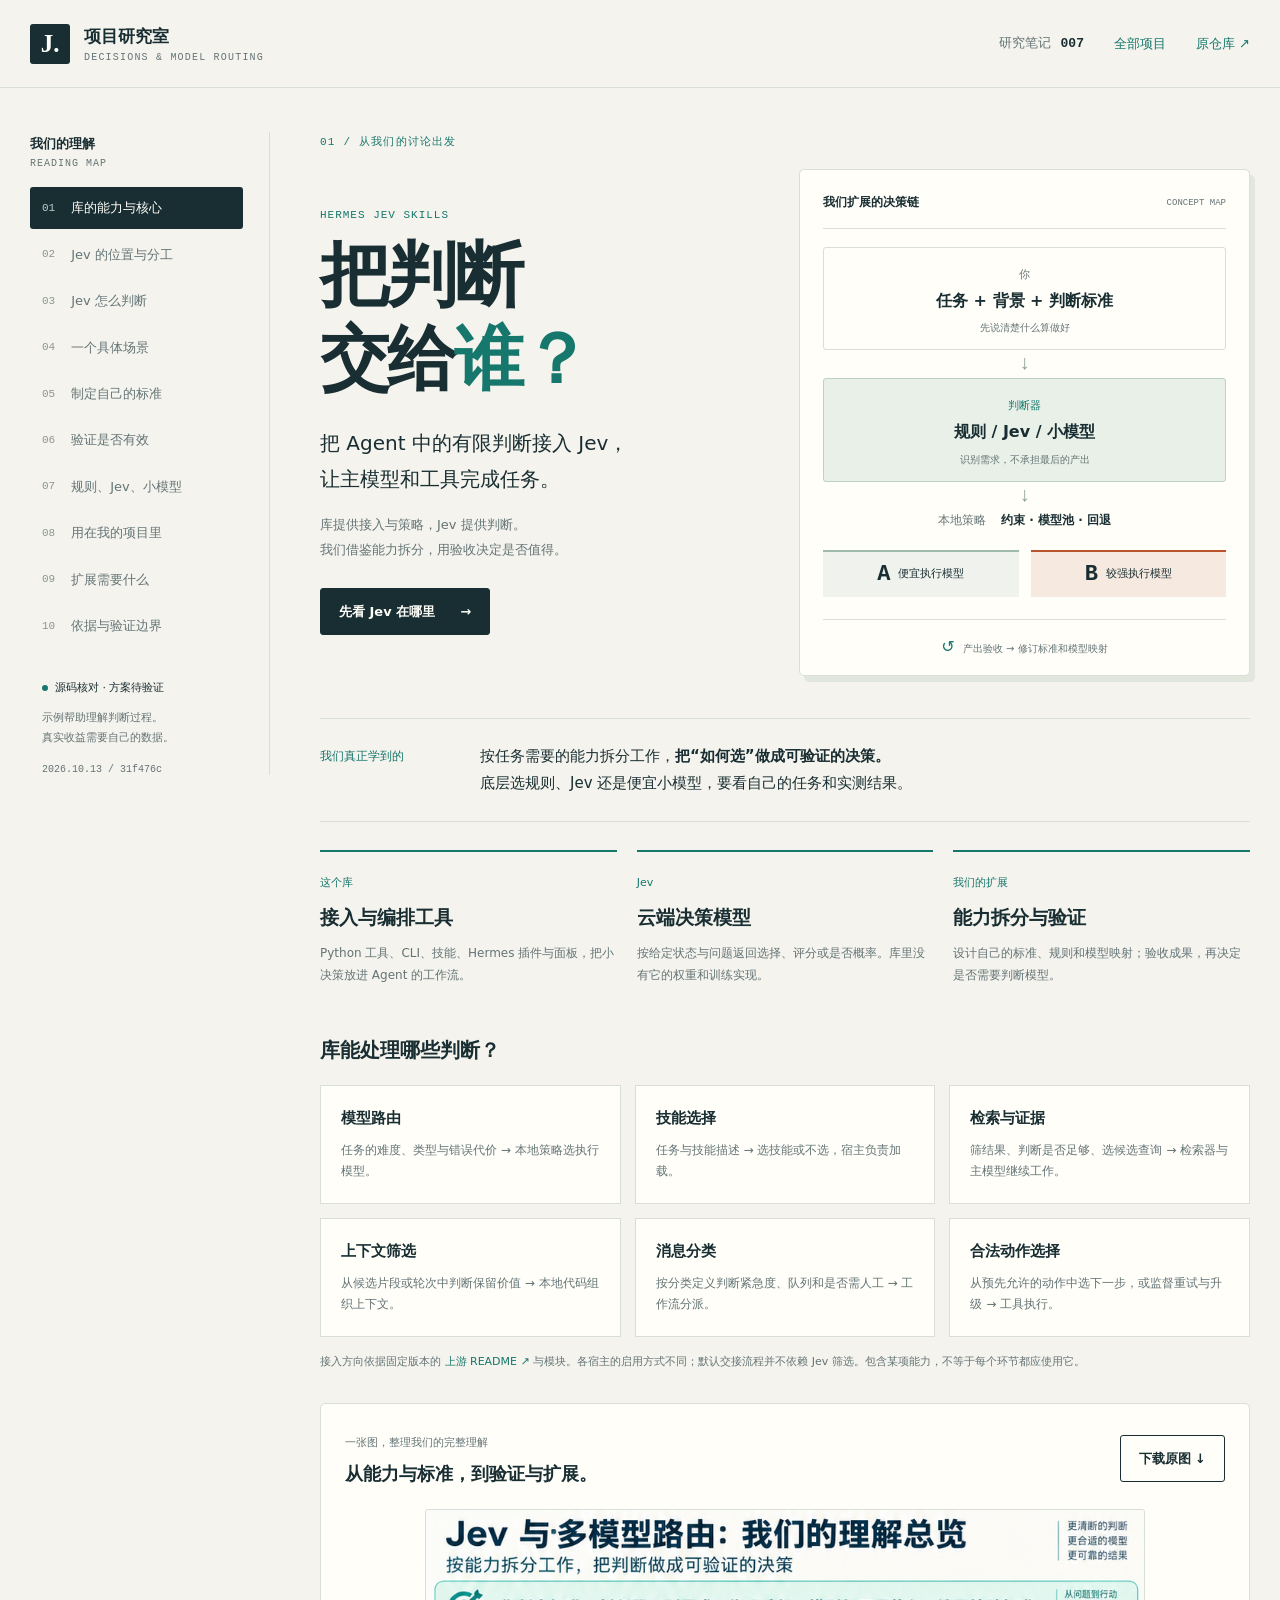
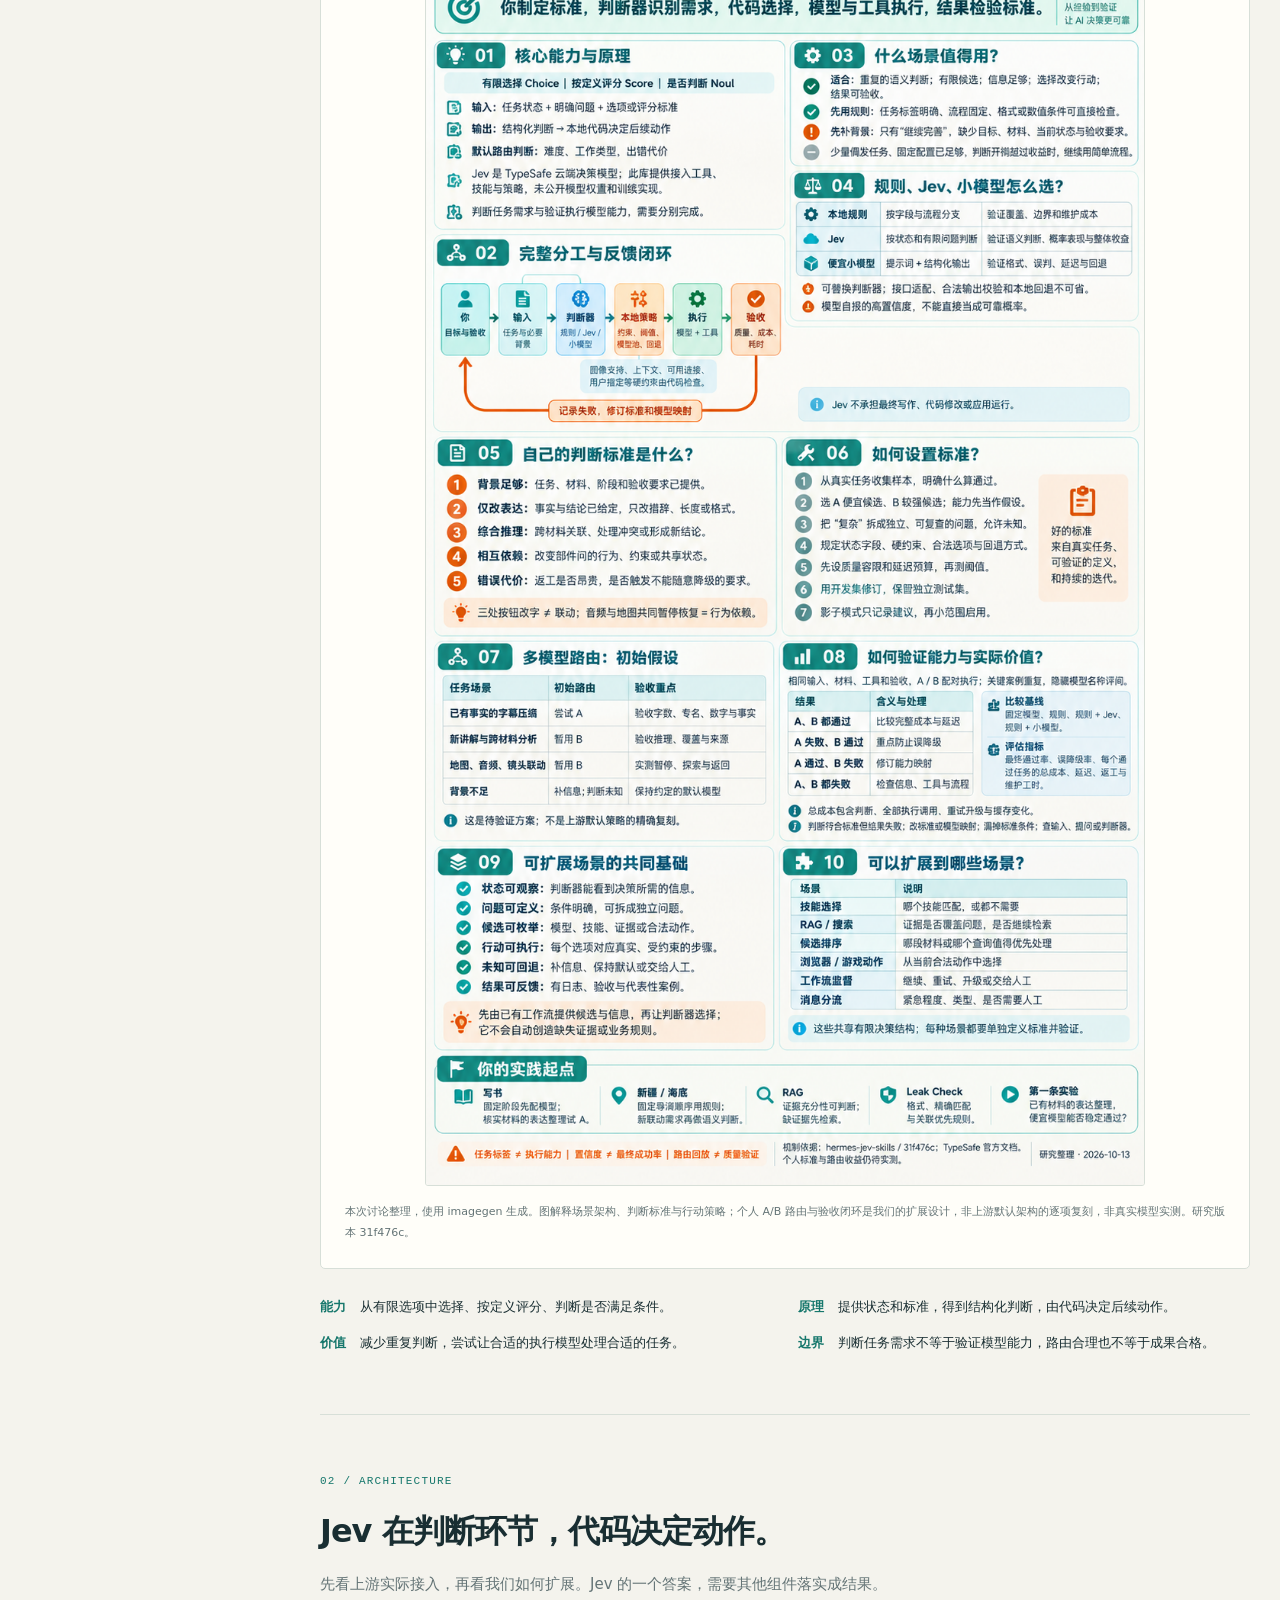
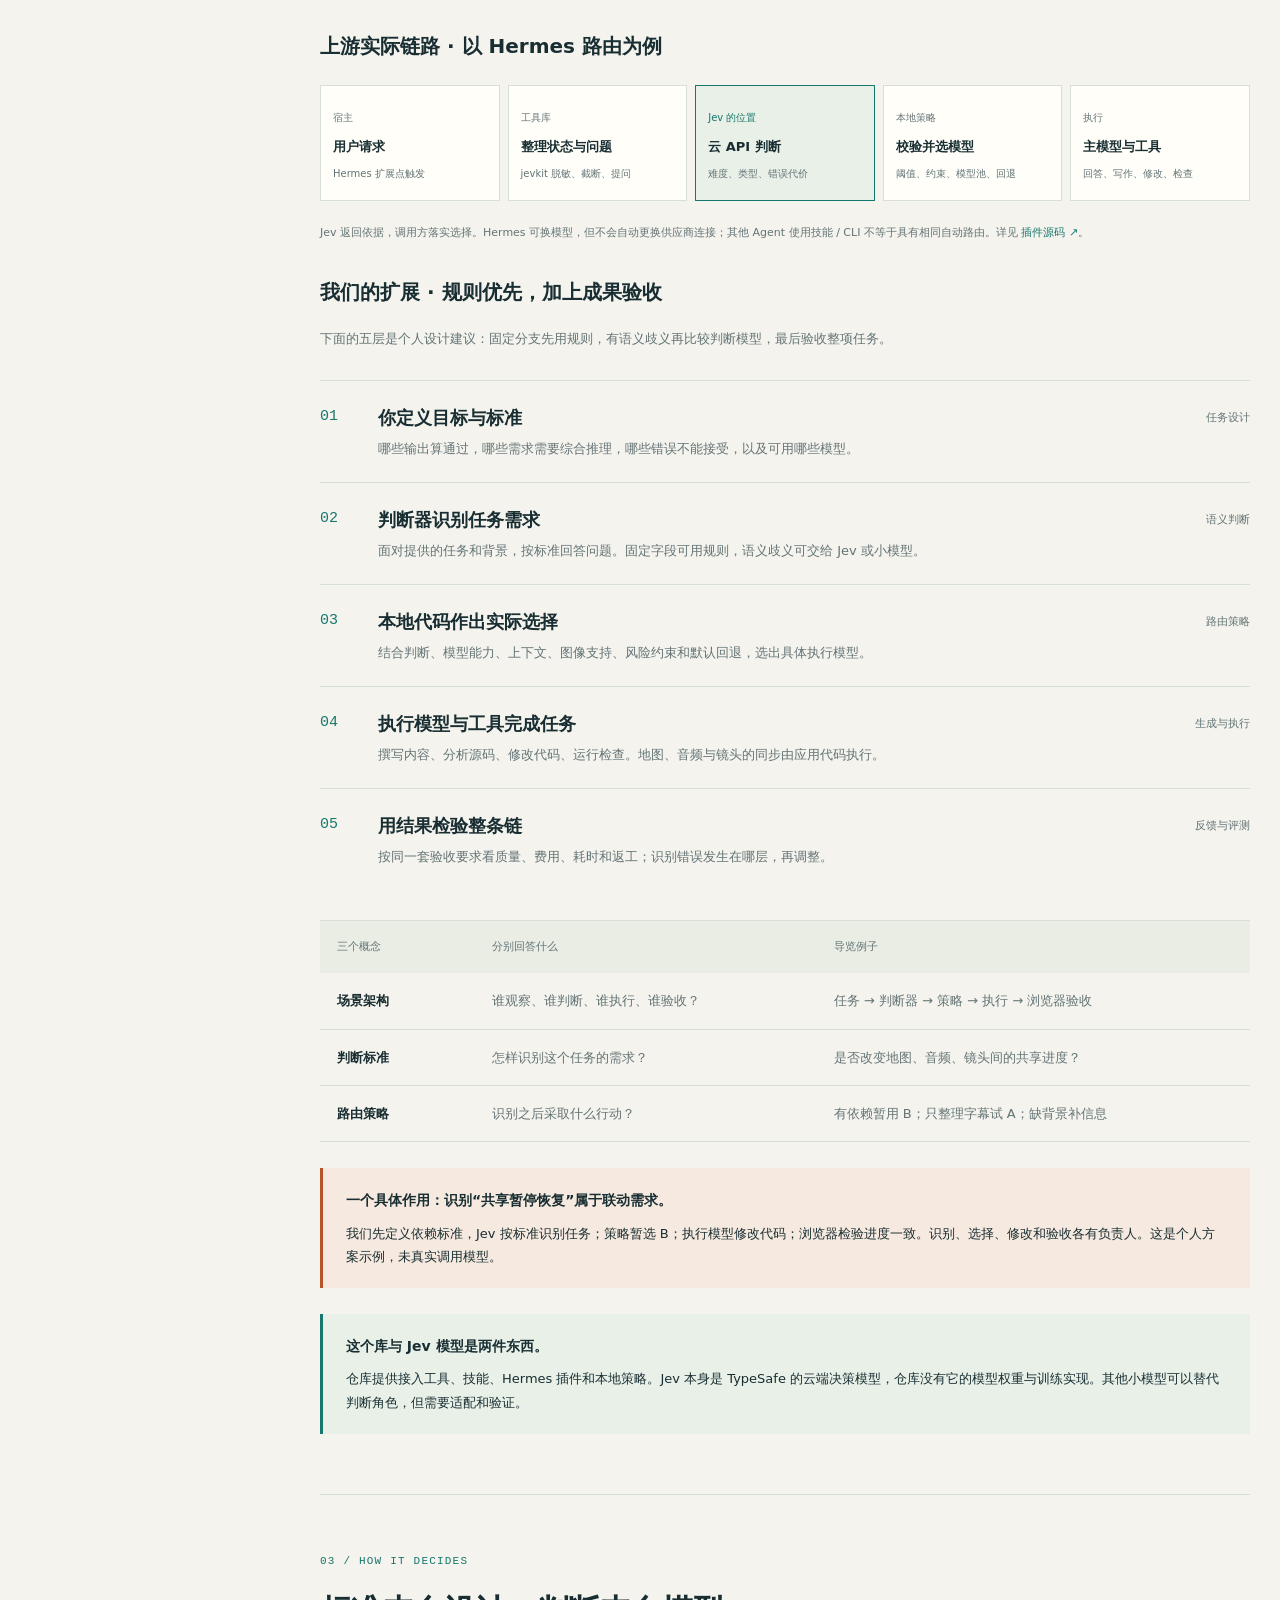
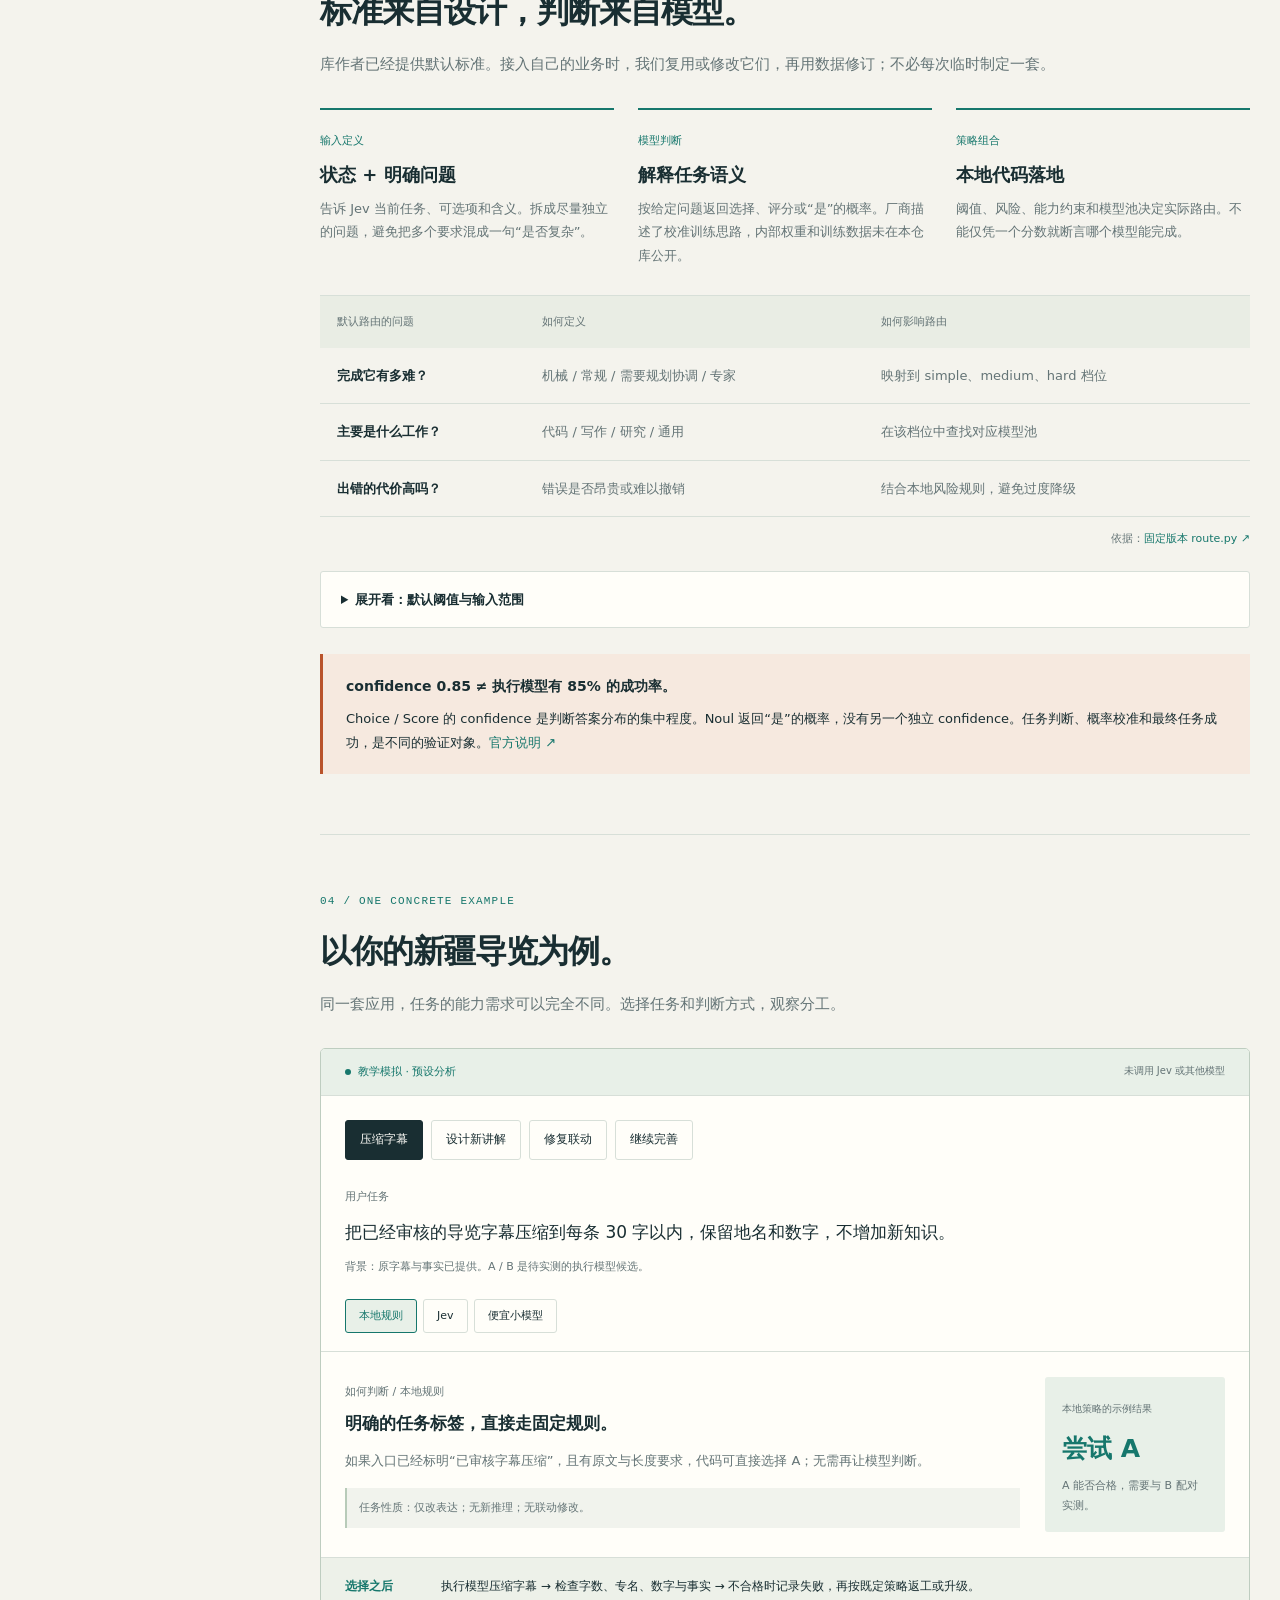
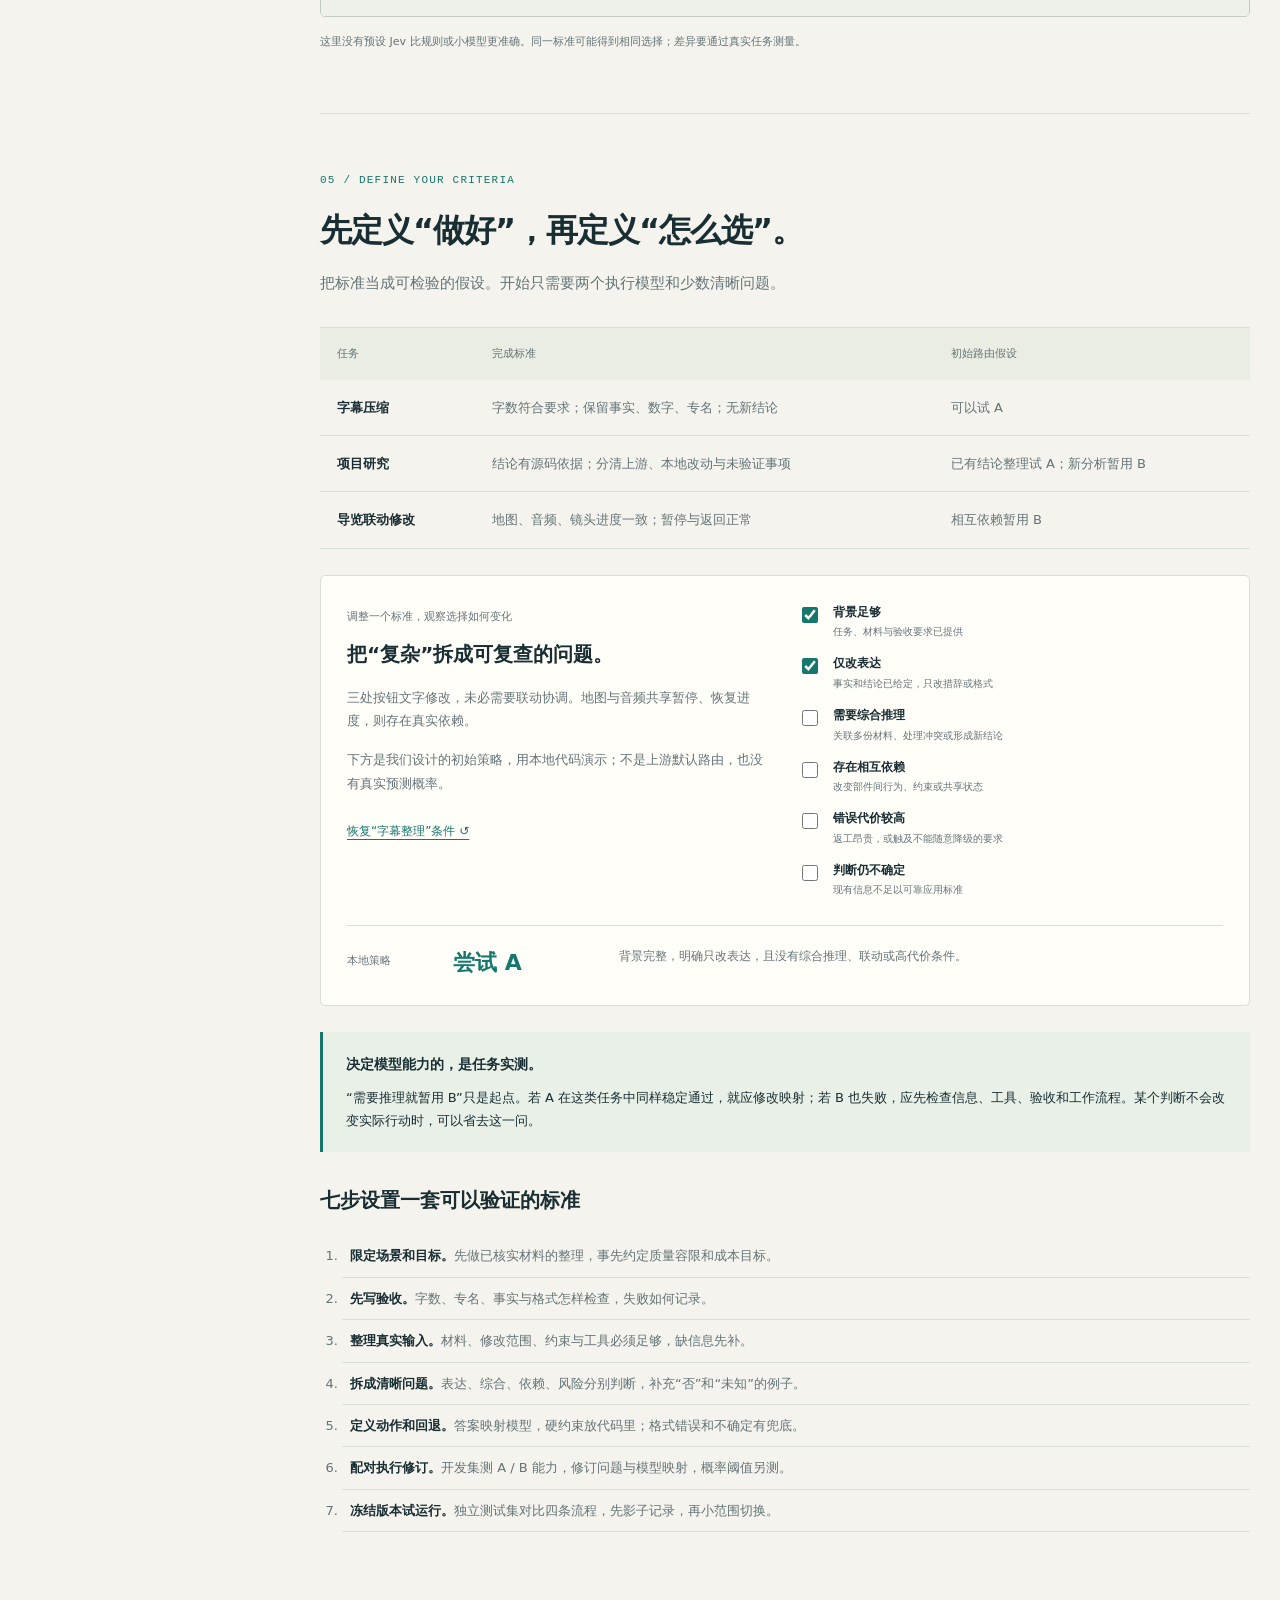
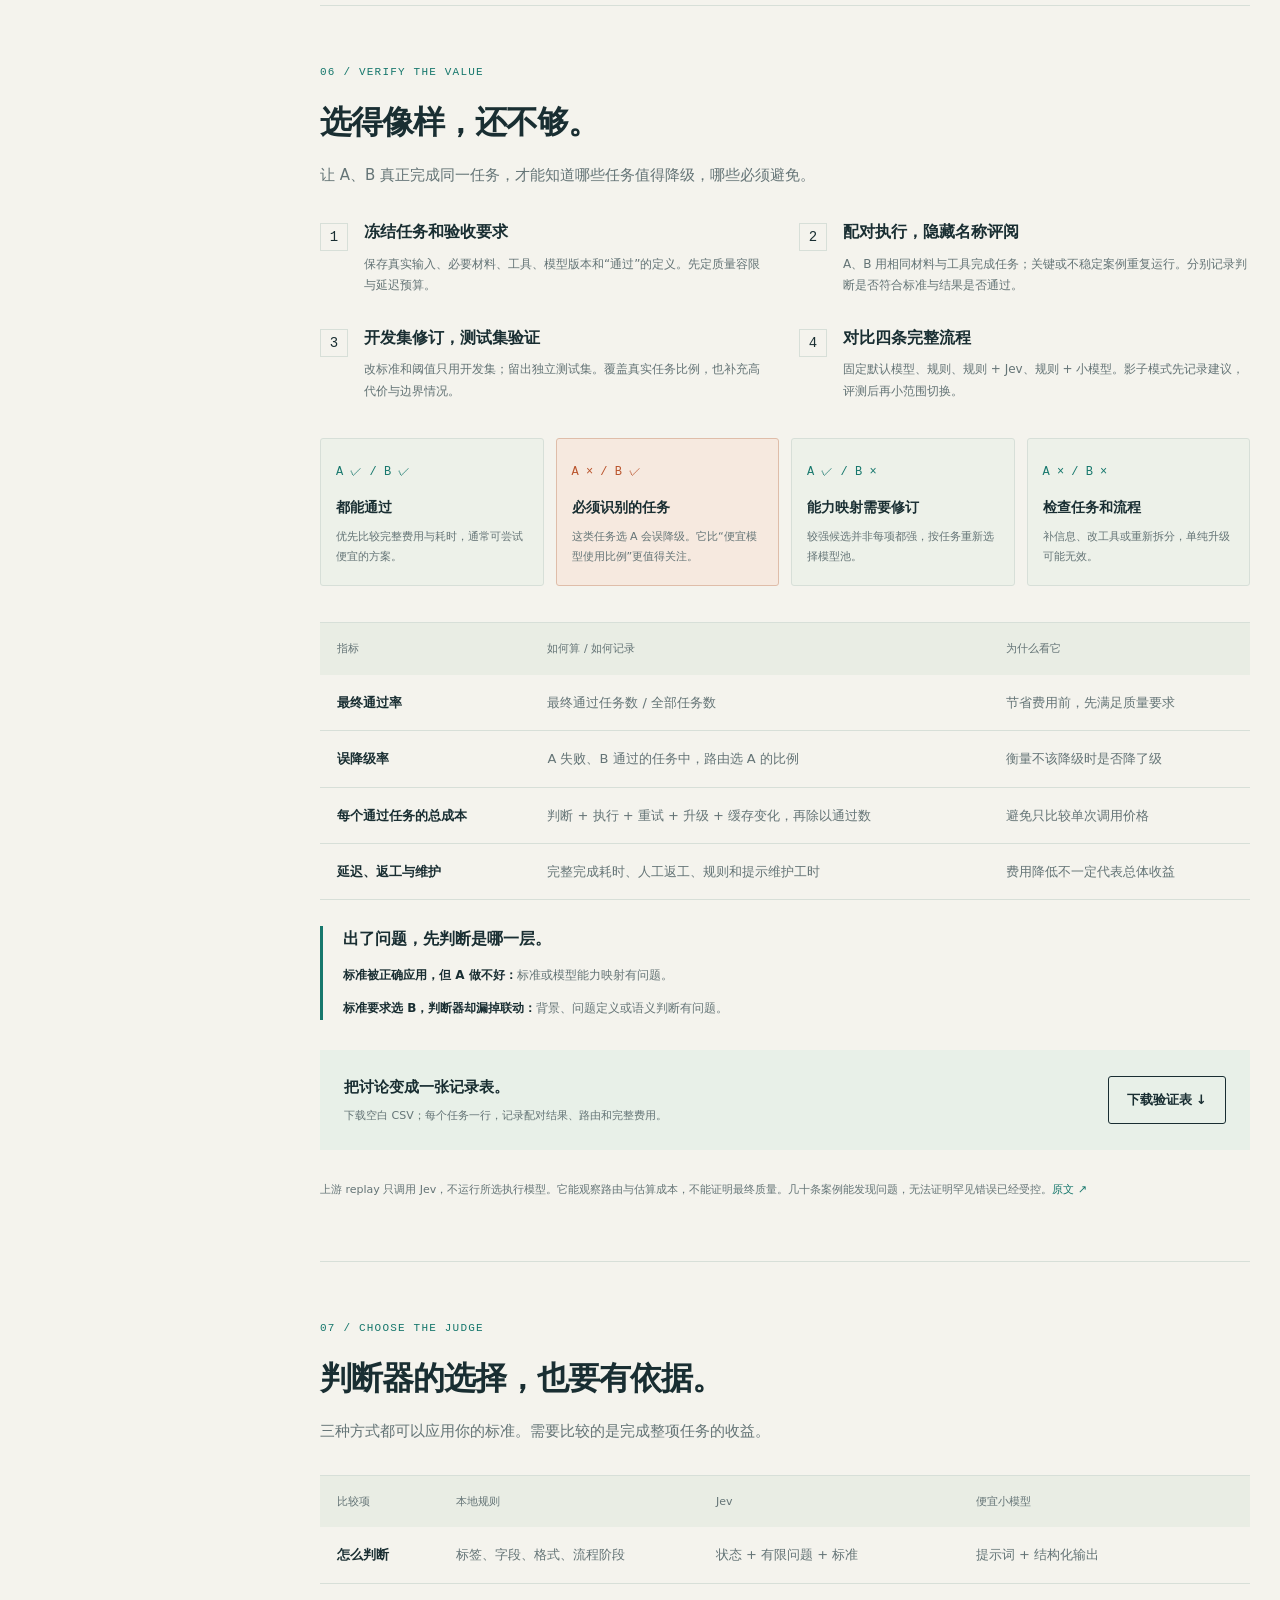
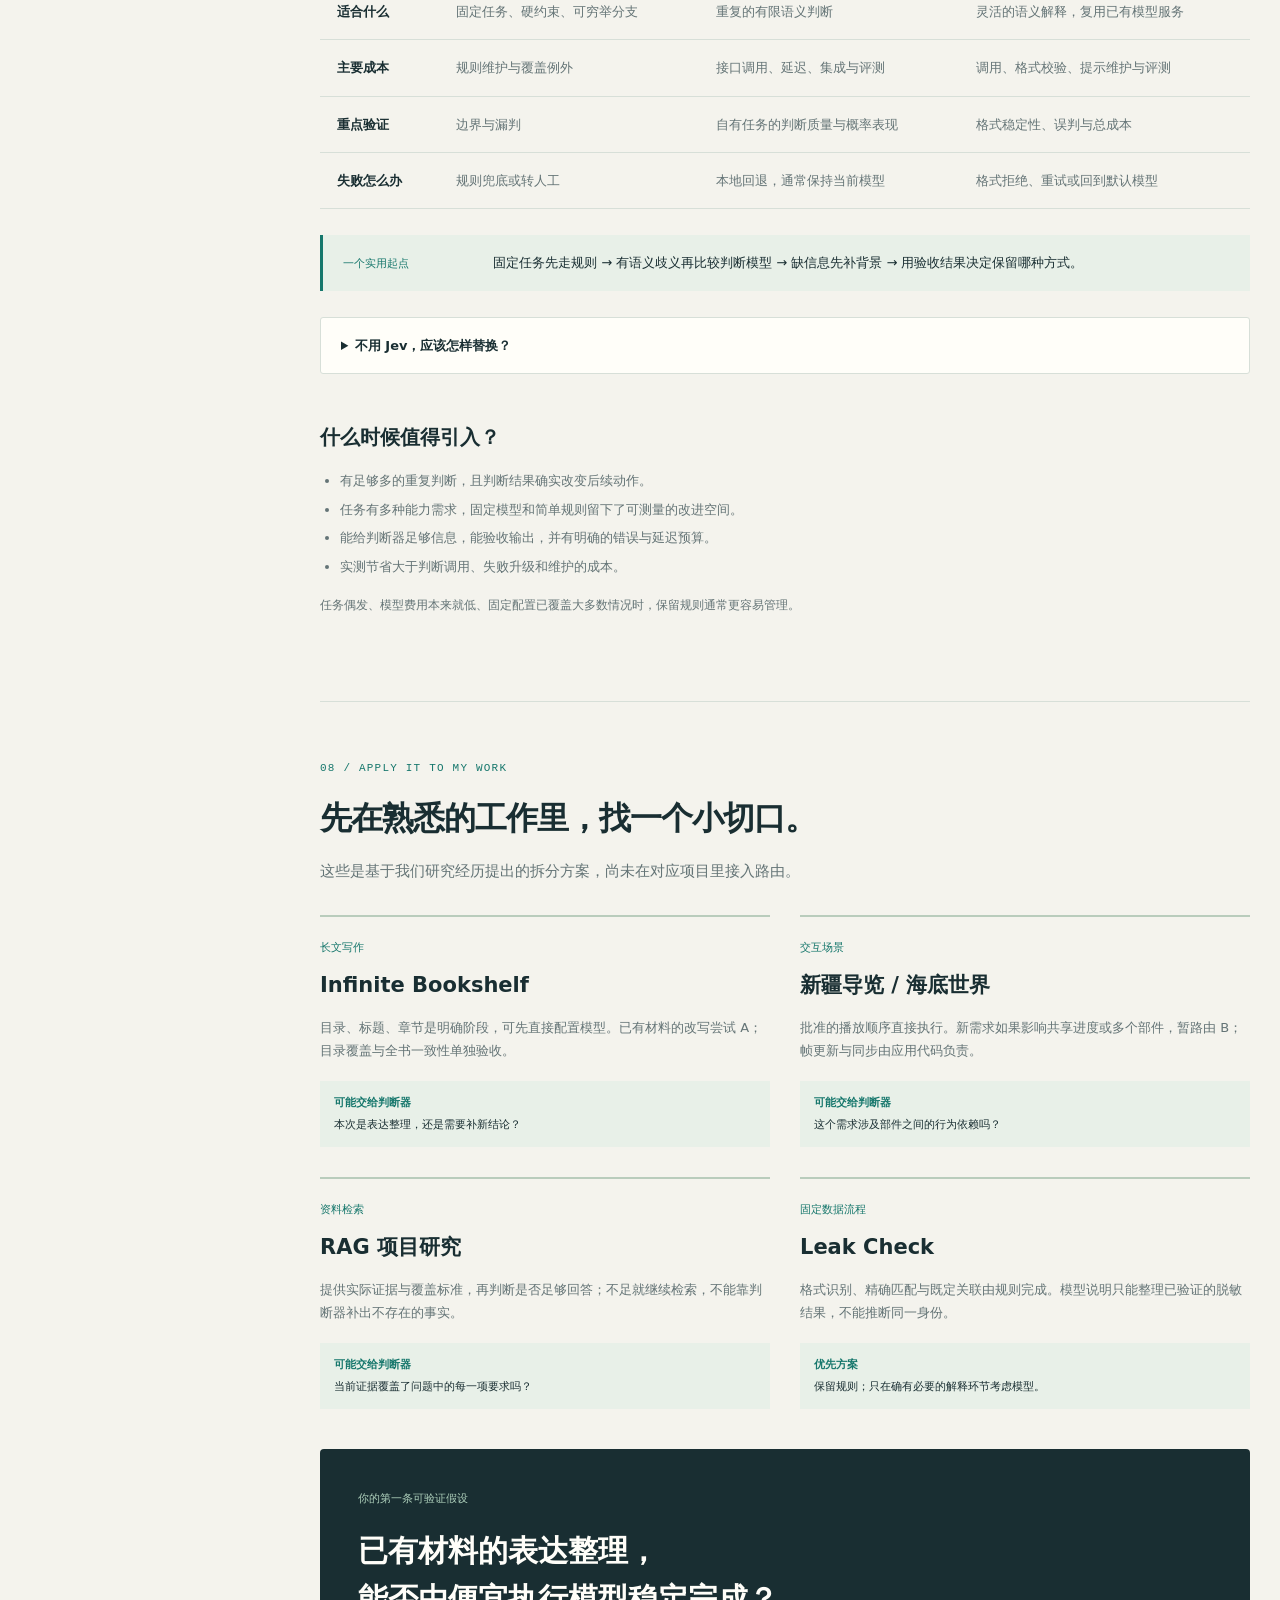
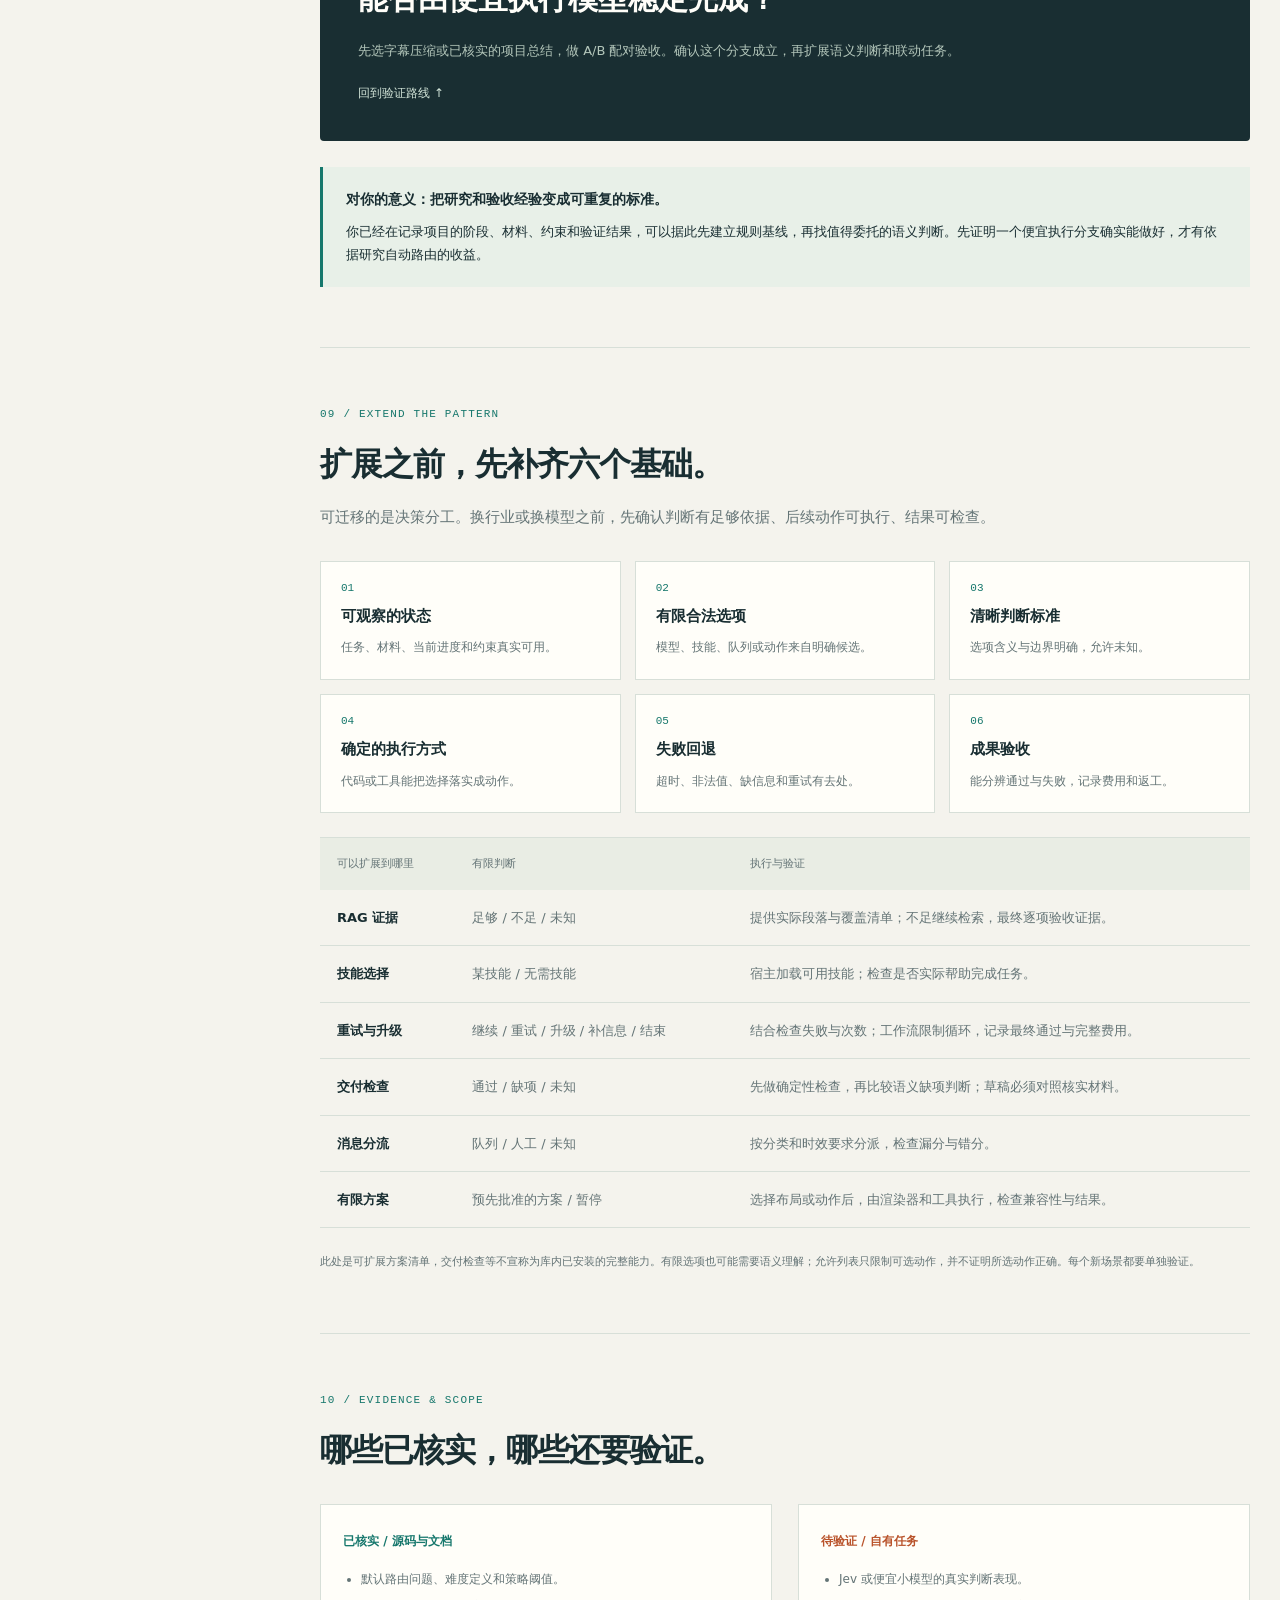
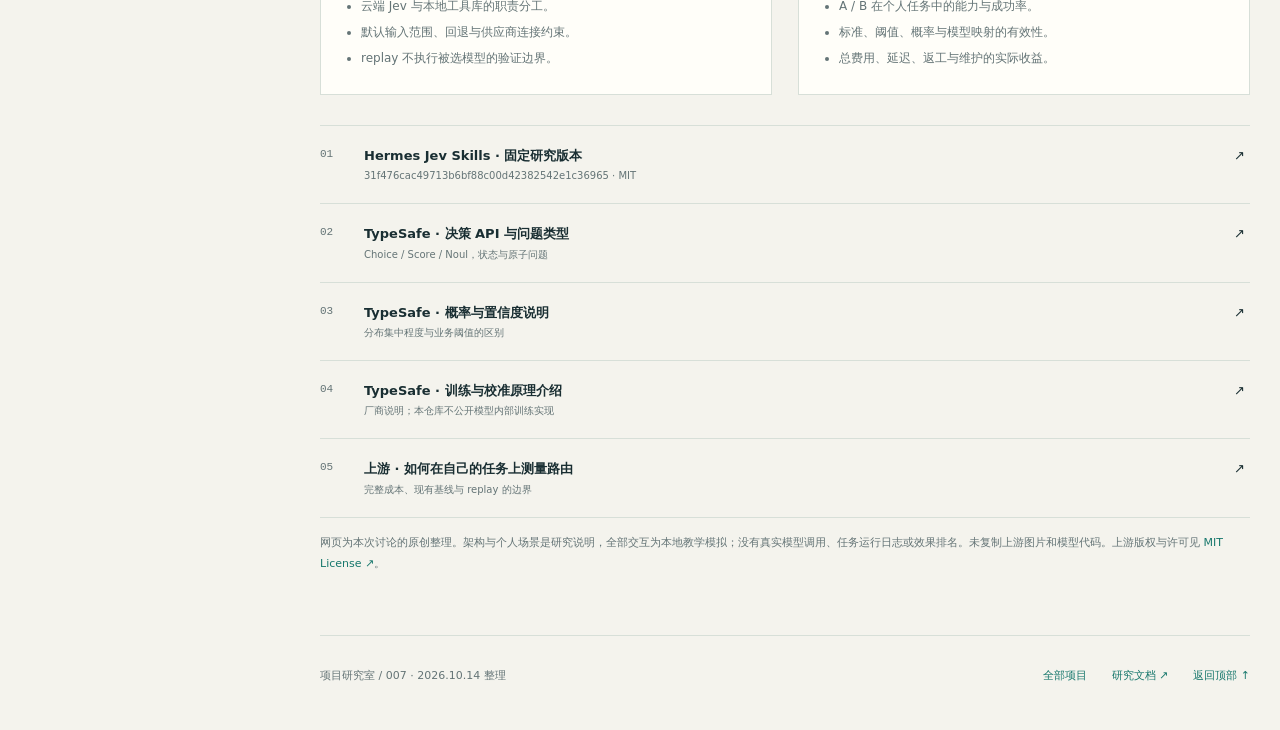
<file: projects/007-hermes-jev-skills/web/index.html>
<!doctype html>
<html lang="zh-CN">
<head>
  <meta charset="utf-8">
  <meta name="viewport" content="width=device-width, initial-scale=1">
  <meta name="theme-color" content="#f4f3ed">
  <meta name="description" content="完整理解 Hermes Jev Skills 的能力、Jev 在 Agent 中的作用与位置、上游路由原理，以及我们的任务拆分、判断标准、规则与小模型选择、个人价值和扩展验证方法。">
  <title>Hermes Jev Skills · 能力、架构与我们的理解</title>
  <link rel="stylesheet" href="./styles.css">
  <script src="./app.js" defer></script>
</head>
<body>
  <a class="skip" href="#understanding">跳到正文</a>
  <header class="header">
    <a class="brand" href="#understanding"><span class="brand-mark" aria-hidden="true">J.</span><span>项目研究室<small>DECISIONS & MODEL ROUTING</small></span></a>
    <div class="header-right"><span class="project-number">研究笔记 <b>007</b></span><a href="../">全部项目</a><a href="https://github.com/kerpopule/hermes-jev-skills" target="_blank" rel="noopener noreferrer">原仓库 ↗</a></div>
  </header>
  <div class="layout">
    <aside class="sidebar">
      <p class="nav-title">我们的理解 <span>READING MAP</span></p>
      <nav aria-label="阅读章节">
        <a href="#understanding" class="active"><span>01</span>库的能力与核心</a>
        <a href="#architecture"><span>02</span>Jev 的位置与分工</a>
        <a href="#mechanism"><span>03</span>Jev 怎么判断</a>
        <a href="#example"><span>04</span>一个具体场景</a>
        <a href="#criteria"><span>05</span>制定自己的标准</a>
        <a href="#validation"><span>06</span>验证是否有效</a>
        <a href="#alternatives"><span>07</span>规则、Jev、小模型</a>
        <a href="#projects"><span>08</span>用在我的项目里</a>
        <a href="#extensions"><span>09</span>扩展需要什么</a>
        <a href="#sources"><span>10</span>依据与验证边界</a>
      </nav>
      <div class="side-note"><span class="dot"></span><strong>源码核对 · 方案待验证</strong><p>示例帮助理解判断过程。<br>真实收益需要自己的数据。</p><small>2026.10.13 / 31f476c</small></div>
    </aside>
    <main>
      <section class="section hero" id="understanding">
        <div class="eyebrow">01 / 从我们的讨论出发</div>
        <div class="hero-grid">
          <div><p class="library-name">HERMES JEV SKILLS</p><h1>把判断<br>交给<span>谁？</span></h1><p class="hero-lead">把 Agent 中的有限判断接入 Jev，<br>让主模型和工具完成任务。</p><p class="hero-sub">库提供接入与策略，Jev 提供判断。<br>我们借鉴能力拆分，用验收决定是否值得。</p><a class="button primary" href="#architecture">先看 Jev 在哪里 <span aria-hidden="true">→</span></a></div>
          <div class="decision-map" role="img" aria-label="你定义标准，判断器解释任务，本地策略选择执行模型 A 或 B，最终验收结果并修订标准。架构示意。">
            <div class="map-top"><span>我们扩展的决策链</span><small>CONCEPT MAP</small></div>
            <div class="map-input"><span class="mini-label">你</span><strong>任务 + 背景 + 判断标准</strong><small>先说清楚什么算做好</small></div>
            <div class="map-arrow" aria-hidden="true">↓</div>
            <div class="map-judge"><span class="mini-label">判断器</span><strong>规则 / Jev / 小模型</strong><small>识别需求，不承担最后的产出</small></div>
            <div class="map-arrow" aria-hidden="true">↓</div>
            <div class="map-policy"><span>本地策略</span><strong>约束 · 模型池 · 回退</strong></div>
            <div class="map-branches"><div><b>A</b><span>便宜执行模型</span></div><div><b>B</b><span>较强执行模型</span></div></div>
            <div class="map-feedback"><span aria-hidden="true">↺</span> 产出验收 → 修订标准和模型映射</div>
          </div>
        </div>
        <div class="thesis"><span>我们真正学到的</span><p>按任务需要的能力拆分工作，<strong>把“如何选”做成可验证的决策。</strong><br>底层选规则、Jev 还是便宜小模型，要看自己的任务和实测结果。</p></div>
        <div class="quick-summary" aria-label="先读懂三个概念"><article><span>这个库</span><h3>接入与编排工具</h3><p>Python 工具、CLI、技能、Hermes 插件与面板，把小决策放进 Agent 的工作流。</p></article><article><span>Jev</span><h3>云端决策模型</h3><p>按给定状态与问题返回选择、评分或是否概率。库里没有它的权重和训练实现。</p></article><article><span>我们的扩展</span><h3>能力拆分与验证</h3><p>设计自己的标准、规则和模型映射；验收成果，再决定是否需要判断模型。</p></article></div>
        <h3 class="subheading">库能处理哪些判断？</h3>
        <div class="capability-grid"><article><h3>模型路由</h3><p>任务的难度、类型与错误代价 → 本地策略选执行模型。</p></article><article><h3>技能选择</h3><p>任务与技能描述 → 选技能或不选，宿主负责加载。</p></article><article><h3>检索与证据</h3><p>筛结果、判断是否足够、选候选查询 → 检索器与主模型继续工作。</p></article><article><h3>上下文筛选</h3><p>从候选片段或轮次中判断保留价值 → 本地代码组织上下文。</p></article><article><h3>消息分类</h3><p>按分类定义判断紧急度、队列和是否需人工 → 工作流分派。</p></article><article><h3>合法动作选择</h3><p>从预先允许的动作中选下一步，或监督重试与升级 → 工具执行。</p></article></div>
        <p class="footnote">接入方向依据固定版本的 <a href="https://github.com/kerpopule/hermes-jev-skills/blob/31f476cac49713b6bf88c00d42382542e1c36965/README.md" target="_blank" rel="noopener noreferrer">上游 README ↗</a> 与模块。各宿主的启用方式不同；默认交接流程并不依赖 Jev 筛选。包含某项能力，不等于每个环节都应使用它。</p>
        <figure class="overview-figure" id="overview-map">
          <div class="overview-figure-heading"><div><span class="mini-label">一张图，整理我们的完整理解</span><h3>从能力与标准，到验证与扩展。</h3></div><a class="button secondary" href="./assets/understanding-overview.png" download="Jev与多模型路由理解总览.png">下载原图 ↓</a></div>
          <a class="overview-image-link" href="./assets/understanding-overview.png" target="_blank" rel="noopener noreferrer" aria-label="打开 Jev 与多模型路由理解总览原图"><img src="./assets/understanding-overview.png" width="941" height="1672" loading="lazy" alt="Jev 与多模型路由完整理解图：有限选择、评分和是否判断；目标与背景、判断器、本地策略、执行、验收的反馈闭环；适用条件与规则、Jev、小模型对比；背景、表达、综合、依赖、错误代价五项标准；标准设置、A/B 配对验证、扩展基础与个人实践入口。"></a>
          <figcaption>本次讨论整理，使用 imagegen 生成。图解释场景架构、判断标准与行动策略；个人 A/B 路由与验收闭环是我们的扩展设计，非上游默认架构的逐项复刻，非真实模型实测。研究版本 31f476c。</figcaption>
        </figure>
        <div class="understanding-list"><p><b>能力</b>从有限选项中选择、按定义评分、判断是否满足条件。</p><p><b>原理</b>提供状态和标准，得到结构化判断，由代码决定后续动作。</p><p><b>价值</b>减少重复判断，尝试让合适的执行模型处理合适的任务。</p><p><b>边界</b>判断任务需求不等于验证模型能力，路由合理也不等于成果合格。</p></div>
      </section>

      <section class="section" id="architecture">
        <div class="eyebrow">02 / ARCHITECTURE</div><h2>Jev 在判断环节，代码决定动作。</h2><p class="section-lead">先看上游实际接入，再看我们如何扩展。Jev 的一个答案，需要其他组件落实成结果。</p>
        <h3 class="subheading">上游实际链路 · 以 Hermes 路由为例</h3>
        <ol class="source-flow" aria-label="上游路由架构"><li><span>宿主</span><strong>用户请求</strong><small>Hermes 扩展点触发</small></li><li><span>工具库</span><strong>整理状态与问题</strong><small>jevkit 脱敏、截断、提问</small></li><li class="jev-position"><span>Jev 的位置</span><strong>云 API 判断</strong><small>难度、类型、错误代价</small></li><li><span>本地策略</span><strong>校验并选模型</strong><small>阈值、约束、模型池、回退</small></li><li><span>执行</span><strong>主模型与工具</strong><small>回答、写作、修改、检查</small></li></ol>
        <p class="footnote">Jev 返回依据，调用方落实选择。Hermes 可换模型，但不会自动更换供应商连接；其他 Agent 使用技能 / CLI 不等于具有相同自动路由。详见 <a href="https://github.com/kerpopule/hermes-jev-skills/blob/31f476cac49713b6bf88c00d42382542e1c36965/hermes/plugin/hermes-jev/__init__.py" target="_blank" rel="noopener noreferrer">插件源码 ↗</a>。</p>
        <h3 class="subheading">我们的扩展 · 规则优先，加上成果验收</h3>
        <p class="section-lead compact">下面的五层是个人设计建议：固定分支先用规则，有语义歧义再比较判断模型，最后验收整项任务。</p>
        <ol class="responsibility-list">
          <li><span>01</span><div><h3>你定义目标与标准</h3><p>哪些输出算通过，哪些需求需要综合推理，哪些错误不能接受，以及可用哪些模型。</p></div><small>任务设计</small></li>
          <li><span>02</span><div><h3>判断器识别任务需求</h3><p>面对提供的任务和背景，按标准回答问题。固定字段可用规则，语义歧义可交给 Jev 或小模型。</p></div><small>语义判断</small></li>
          <li><span>03</span><div><h3>本地代码作出实际选择</h3><p>结合判断、模型能力、上下文、图像支持、风险约束和默认回退，选出具体执行模型。</p></div><small>路由策略</small></li>
          <li><span>04</span><div><h3>执行模型与工具完成任务</h3><p>撰写内容、分析源码、修改代码、运行检查。地图、音频与镜头的同步由应用代码执行。</p></div><small>生成与执行</small></li>
          <li><span>05</span><div><h3>用结果检验整条链</h3><p>按同一套验收要求看质量、费用、耗时和返工；识别错误发生在哪层，再调整。</p></div><small>反馈与评测</small></li>
        </ol>
        <div class="table-wrap"><table><thead><tr><th scope="col">三个概念</th><th scope="col">分别回答什么</th><th scope="col">导览例子</th></tr></thead><tbody><tr><th scope="row">场景架构</th><td>谁观察、谁判断、谁执行、谁验收？</td><td>任务 → 判断器 → 策略 → 执行 → 浏览器验收</td></tr><tr><th scope="row">判断标准</th><td>怎样识别这个任务的需求？</td><td>是否改变地图、音频、镜头间的共享进度？</td></tr><tr><th scope="row">路由策略</th><td>识别之后采取什么行动？</td><td>有依赖暂用 B；只整理字幕试 A；缺背景补信息</td></tr></tbody></table></div>
        <div class="note accent"><b>一个具体作用：识别“共享暂停恢复”属于联动需求。</b><p>我们先定义依赖标准，Jev 按标准识别任务；策略暂选 B；执行模型修改代码；浏览器检验进度一致。识别、选择、修改和验收各有负责人。这是个人方案示例，未真实调用模型。</p></div>
        <div class="note"><b>这个库与 Jev 模型是两件东西。</b><p>仓库提供接入工具、技能、Hermes 插件和本地策略。Jev 本身是 TypeSafe 的云端决策模型，仓库没有它的模型权重与训练实现。其他小模型可以替代判断角色，但需要适配和验证。</p></div>
      </section>

      <section class="section" id="mechanism">
        <div class="eyebrow">03 / HOW IT DECIDES</div><h2>标准来自设计，判断来自模型。</h2><p class="section-lead">库作者已经提供默认标准。接入自己的业务时，我们复用或修改它们，再用数据修订；不必每次临时制定一套。</p>
        <div class="three-layers"><article><span>输入定义</span><h3>状态 + 明确问题</h3><p>告诉 Jev 当前任务、可选项和含义。拆成尽量独立的问题，避免把多个要求混成一句“是否复杂”。</p></article><article><span>模型判断</span><h3>解释任务语义</h3><p>按给定问题返回选择、评分或“是”的概率。厂商描述了校准训练思路，内部权重和训练数据未在本仓库公开。</p></article><article><span>策略组合</span><h3>本地代码落地</h3><p>阈值、风险、能力约束和模型池决定实际路由。不能仅凭一个分数就断言哪个模型能完成。</p></article></div>
        <div class="question-table table-wrap"><table><thead><tr><th scope="col">默认路由的问题</th><th scope="col">如何定义</th><th scope="col">如何影响路由</th></tr></thead><tbody><tr><th scope="row">完成它有多难？</th><td>机械 / 常规 / 需要规划协调 / 专家</td><td>映射到 simple、medium、hard 档位</td></tr><tr><th scope="row">主要是什么工作？</th><td>代码 / 写作 / 研究 / 通用</td><td>在该档位中查找对应模型池</td></tr><tr><th scope="row">出错的代价高吗？</th><td>错误是否昂贵或难以撤销</td><td>结合本地风险规则，避免过度降级</td></tr></tbody></table></div>
        <p class="source-inline">依据：<a href="https://github.com/kerpopule/hermes-jev-skills/blob/31f476cac49713b6bf88c00d42382542e1c36965/jevkit/route.py" target="_blank" rel="noopener noreferrer">固定版本 route.py ↗</a></p>
        <details><summary>展开看：默认阈值与输入范围</summary><div class="detail-content"><p>普通低置信度路径的阈值是 0.6；降到最便宜档位需要 P(机械任务) ≥ 0.7，且 confidence ≥ 0.85；P(较难两级) ≥ 0.6 可进入 hard。风险、隐私模式、上下文与模型可用性还能改变选择。</p><p>默认发送当前请求脱敏后的约 2,500 字符，长文本通常保留开头与结尾，并不发送完整历史、文件和工具结果。“继续完善”这样的请求，需要你在自有方案中补充真实目标、当前状态和验收要求。</p><p>这些是该 commit 的默认值，应该在自己的开发集上重新验证。Hermes 插件可换模型，但不能直接换已有的供应商连接；用户固定模型优先。Codex 技能和 CLI 不等于相同的自动路由中间件。</p></div></details>
        <div class="note accent"><b>confidence 0.85 ≠ 执行模型有 85% 的成功率。</b><p>Choice / Score 的 confidence 是判断答案分布的集中程度。Noul 返回“是”的概率，没有另一个独立 confidence。任务判断、概率校准和最终任务成功，是不同的验证对象。<a href="https://docs.typesafe.ai/confidence" target="_blank" rel="noopener noreferrer">官方说明 ↗</a></p></div>
      </section>

      <section class="section" id="example">
        <div class="eyebrow">04 / ONE CONCRETE EXAMPLE</div><h2>以你的新疆导览为例。</h2><p class="section-lead">同一套应用，任务的能力需求可以完全不同。选择任务和判断方式，观察分工。</p>
        <div class="demo">
          <div class="demo-label"><span><i class="dot"></i>教学模拟 · 预设分析</span><small>未调用 Jev 或其他模型</small></div>
          <div class="scenario-tabs" role="group" aria-label="选择示例任务"><button data-scenario="subtitle" class="selected" aria-pressed="true">压缩字幕</button><button data-scenario="synthesis" aria-pressed="false">设计新讲解</button><button data-scenario="sync" aria-pressed="false">修复联动</button><button data-scenario="missing" aria-pressed="false">继续完善</button></div>
          <div class="task-box"><span>用户任务</span><p id="task-text">把已经审核的导览字幕压缩到每条 30 字以内，保留地名和数字，不增加新知识。</p><small id="task-background">背景：原字幕与事实已提供。A / B 是待实测的执行模型候选。</small></div>
          <div class="method-tabs" role="group" aria-label="选择判断方式"><button data-method="rules" class="selected" aria-pressed="true">本地规则</button><button data-method="jev" aria-pressed="false">Jev</button><button data-method="small" aria-pressed="false">便宜小模型</button></div>
          <div class="comparison-result" aria-live="polite" aria-atomic="true"><div><span class="mini-label" id="method-label">如何判断 / 本地规则</span><h3 id="judge-title">明确的任务标签，直接走固定规则。</h3><p id="judge-description">如果入口已经标明“已审核字幕压缩”，且有原文与长度要求，代码可直接选择 A；无需再让模型判断。</p><p class="judgment" id="judge-output">任务性质：仅改表达；无新推理；无联动修改。</p></div><div class="route-card"><span>本地策略的示例结果</span><strong id="route-result">尝试 A</strong><p id="route-note">A 能否合格，需要与 B 配对实测。</p></div></div>
          <div class="execution-box"><span>选择之后</span><p id="execution-text">执行模型压缩字幕 → 检查字数、专名、数字与事实 → 不合格时记录失败，再按既定策略返工或升级。</p></div>
        </div>
        <p class="footnote">这里没有预设 Jev 比规则或小模型更准确。同一标准可能得到相同选择；差异要通过真实任务测量。</p>
      </section>

      <section class="section" id="criteria">
        <div class="eyebrow">05 / DEFINE YOUR CRITERIA</div><h2>先定义“做好”，再定义“怎么选”。</h2><p class="section-lead">把标准当成可检验的假设。开始只需要两个执行模型和少数清晰问题。</p>
        <div class="acceptance table-wrap"><table><thead><tr><th scope="col">任务</th><th scope="col">完成标准</th><th scope="col">初始路由假设</th></tr></thead><tbody><tr><th scope="row">字幕压缩</th><td>字数符合要求；保留事实、数字、专名；无新结论</td><td>可以试 A</td></tr><tr><th scope="row">项目研究</th><td>结论有源码依据；分清上游、本地改动与未验证事项</td><td>已有结论整理试 A；新分析暂用 B</td></tr><tr><th scope="row">导览联动修改</th><td>地图、音频、镜头进度一致；暂停与返回正常</td><td>相互依赖暂用 B</td></tr></tbody></table></div>
        <div class="rubric-demo"><div class="rubric-copy"><span class="mini-label">调整一个标准，观察选择如何变化</span><h3>把“复杂”拆成可复查的问题。</h3><p>三处按钮文字修改，未必需要联动协调。地图与音频共享暂停、恢复进度，则存在真实依赖。</p><p class="footnote">下方是我们设计的初始策略，用本地代码演示；不是上游默认路由，也没有真实预测概率。</p><button class="text-button" id="rubric-reset">恢复“字幕整理”条件 ↺</button></div><div class="rubric-controls"><label><input type="checkbox" id="criterion-context" checked><span><b>背景足够</b><small>任务、材料与验收要求已提供</small></span></label><label><input type="checkbox" id="criterion-expression" checked><span><b>仅改表达</b><small>事实和结论已给定，只改措辞或格式</small></span></label><label><input type="checkbox" id="criterion-synthesis"><span><b>需要综合推理</b><small>关联多份材料、处理冲突或形成新结论</small></span></label><label><input type="checkbox" id="criterion-dependency"><span><b>存在相互依赖</b><small>改变部件间行为、约束或共享状态</small></span></label><label><input type="checkbox" id="criterion-risk"><span><b>错误代价较高</b><small>返工昂贵，或触及不能随意降级的要求</small></span></label><label><input type="checkbox" id="criterion-uncertain"><span><b>判断仍不确定</b><small>现有信息不足以可靠应用标准</small></span></label></div><div class="rubric-result" aria-live="polite" aria-atomic="true"><span>本地策略</span><strong id="rubric-route">尝试 A</strong><p id="rubric-reason">背景完整，明确只改表达，且没有综合推理、联动或高代价条件。</p></div></div>
        <div class="note"><b>决定模型能力的，是任务实测。</b><p>“需要推理就暂用 B”只是起点。若 A 在这类任务中同样稳定通过，就应修改映射；若 B 也失败，应先检查信息、工具、验收和工作流程。某个判断不会改变实际行动时，可以省去这一问。</p></div>
        <h3 class="subheading">七步设置一套可以验证的标准</h3>
        <ol class="criteria-steps"><li><b>限定场景和目标。</b>先做已核实材料的整理，事先约定质量容限和成本目标。</li><li><b>先写验收。</b>字数、专名、事实与格式怎样检查，失败如何记录。</li><li><b>整理真实输入。</b>材料、修改范围、约束与工具必须足够，缺信息先补。</li><li><b>拆成清晰问题。</b>表达、综合、依赖、风险分别判断，补充“否”和“未知”的例子。</li><li><b>定义动作和回退。</b>答案映射模型，硬约束放代码里；格式错误和不确定有兜底。</li><li><b>配对执行修订。</b>开发集测 A / B 能力，修订问题与模型映射，概率阈值另测。</li><li><b>冻结版本试运行。</b>独立测试集对比四条流程，先影子记录，再小范围切换。</li></ol>
      </section>

      <section class="section" id="validation">
        <div class="eyebrow">06 / VERIFY THE VALUE</div><h2>选得像样，还不够。</h2><p class="section-lead">让 A、B 真正完成同一任务，才能知道哪些任务值得降级，哪些必须避免。</p>
        <ol class="validation-steps"><li><b>1</b><div><h3>冻结任务和验收要求</h3><p>保存真实输入、必要材料、工具、模型版本和“通过”的定义。先定质量容限与延迟预算。</p></div></li><li><b>2</b><div><h3>配对执行，隐藏名称评阅</h3><p>A、B 用相同材料与工具完成任务；关键或不稳定案例重复运行。分别记录判断是否符合标准与结果是否通过。</p></div></li><li><b>3</b><div><h3>开发集修订，测试集验证</h3><p>改标准和阈值只用开发集；留出独立测试集。覆盖真实任务比例，也补充高代价与边界情况。</p></div></li><li><b>4</b><div><h3>对比四条完整流程</h3><p>固定默认模型、规则、规则 + Jev、规则 + 小模型。影子模式先记录建议，评测后再小范围切换。</p></div></li></ol>
        <div class="pairing-grid"><article><span>A ✓ / B ✓</span><h3>都能通过</h3><p>优先比较完整费用与耗时，通常可尝试便宜的方案。</p></article><article class="critical"><span>A × / B ✓</span><h3>必须识别的任务</h3><p>这类任务选 A 会误降级。它比“便宜模型使用比例”更值得关注。</p></article><article><span>A ✓ / B ×</span><h3>能力映射需要修订</h3><p>较强候选并非每项都强，按任务重新选择模型池。</p></article><article><span>A × / B ×</span><h3>检查任务和流程</h3><p>补信息、改工具或重新拆分，单纯升级可能无效。</p></article></div>
        <div class="metrics table-wrap"><table><thead><tr><th scope="col">指标</th><th scope="col">如何算 / 如何记录</th><th scope="col">为什么看它</th></tr></thead><tbody><tr><th scope="row">最终通过率</th><td>最终通过任务数 / 全部任务数</td><td>节省费用前，先满足质量要求</td></tr><tr><th scope="row">误降级率</th><td>A 失败、B 通过的任务中，路由选 A 的比例</td><td>衡量不该降级时是否降了级</td></tr><tr><th scope="row">每个通过任务的总成本</th><td>判断 + 执行 + 重试 + 升级 + 缓存变化，再除以通过数</td><td>避免只比较单次调用价格</td></tr><tr><th scope="row">延迟、返工与维护</th><td>完整完成耗时、人工返工、规则和提示维护工时</td><td>费用降低不一定代表总体收益</td></tr></tbody></table></div>
        <div class="diagnosis"><h3>出了问题，先判断是哪一层。</h3><p><b>标准被正确应用，但 A 做不好：</b>标准或模型能力映射有问题。</p><p><b>标准要求选 B，判断器却漏掉联动：</b>背景、问题定义或语义判断有问题。</p></div>
        <div class="download-row"><div><strong>把讨论变成一张记录表。</strong><p>下载空白 CSV；每个任务一行，记录配对结果、路由和完整费用。</p></div><button class="button secondary" id="download-evaluation">下载验证表 ↓</button></div>
        <p class="footnote">上游 replay 只调用 Jev，不运行所选执行模型。它能观察路由与估算成本，不能证明最终质量。几十条案例能发现问题，无法证明罕见错误已经受控。<a href="https://github.com/kerpopule/hermes-jev-skills/blob/31f476cac49713b6bf88c00d42382542e1c36965/docs/measuring-a-router.md" target="_blank" rel="noopener noreferrer">原文 ↗</a></p>
      </section>

      <section class="section" id="alternatives">
        <div class="eyebrow">07 / CHOOSE THE JUDGE</div><h2>判断器的选择，也要有依据。</h2><p class="section-lead">三种方式都可以应用你的标准。需要比较的是完成整项任务的收益。</p>
        <div class="table-wrap"><table class="alternative-table"><thead><tr><th scope="col">比较项</th><th scope="col">本地规则</th><th scope="col">Jev</th><th scope="col">便宜小模型</th></tr></thead><tbody><tr><th scope="row">怎么判断</th><td>标签、字段、格式、流程阶段</td><td>状态 + 有限问题 + 标准</td><td>提示词 + 结构化输出</td></tr><tr><th scope="row">适合什么</th><td>固定任务、硬约束、可穷举分支</td><td>重复的有限语义判断</td><td>灵活的语义解释，复用已有模型服务</td></tr><tr><th scope="row">主要成本</th><td>规则维护与覆盖例外</td><td>接口调用、延迟、集成与评测</td><td>调用、格式校验、提示维护与评测</td></tr><tr><th scope="row">重点验证</th><td>边界与漏判</td><td>自有任务的判断质量与概率表现</td><td>格式稳定性、误判与总成本</td></tr><tr><th scope="row">失败怎么办</th><td>规则兜底或转人工</td><td>本地回退，通常保持当前模型</td><td>格式拒绝、重试或回到默认模型</td></tr></tbody></table></div>
        <div class="decision-line"><span>一个实用起点</span><p>固定任务先走规则 → 有语义歧义再比较判断模型 → 缺信息先补背景 → 用验收结果决定保留哪种方式。</p></div>
        <details><summary>不用 Jev，应该怎样替换？</summary><div class="detail-content"><p>保留任务状态、判断标准和本地策略，换一个判断适配层。让小模型返回有限字段，例如“仅改表达”“需要综合推理”“存在联动”“未知”，验证合法值，遇到格式错误或不确定按既定策略回退。</p><p>不要伪造高置信度来通过 Jev 风格接口，也不要把小模型自报的 0.9 当成真实成功概率。先比较确定的类别判断，阈值与概率表现另行评测。</p><p>候选可以来自已有的低价云端模型或本地小模型。我们尚未在个人路由任务中完成实测，所以没有证据宣布哪一个“最好”。模型价格、版本与结构化输出支持需要在选型时重新核对。</p></div></details>
        <div class="value-check"><h3>什么时候值得引入？</h3><ul><li>有足够多的重复判断，且判断结果确实改变后续动作。</li><li>任务有多种能力需求，固定模型和简单规则留下了可测量的改进空间。</li><li>能给判断器足够信息，能验收输出，并有明确的错误与延迟预算。</li><li>实测节省大于判断调用、失败升级和维护的成本。</li></ul><p>任务偶发、模型费用本来就低、固定配置已覆盖大多数情况时，保留规则通常更容易管理。</p></div>
      </section>

      <section class="section" id="projects">
        <div class="eyebrow">08 / APPLY IT TO MY WORK</div><h2>先在熟悉的工作里，找一个小切口。</h2><p class="section-lead">这些是基于我们研究经历提出的拆分方案，尚未在对应项目里接入路由。</p>
        <div class="project-examples"><article><span class="project-type">长文写作</span><h3>Infinite Bookshelf</h3><p>目录、标题、章节是明确阶段，可先直接配置模型。已有材料的改写尝试 A；目录覆盖与全书一致性单独验收。</p><div><b>可能交给判断器</b><span>本次是表达整理，还是需要补新结论？</span></div></article><article><span class="project-type">交互场景</span><h3>新疆导览 / 海底世界</h3><p>批准的播放顺序直接执行。新需求如果影响共享进度或多个部件，暂路由 B；帧更新与同步由应用代码负责。</p><div><b>可能交给判断器</b><span>这个需求涉及部件之间的行为依赖吗？</span></div></article><article><span class="project-type">资料检索</span><h3>RAG 项目研究</h3><p>提供实际证据与覆盖标准，再判断是否足够回答；不足就继续检索，不能靠判断器补出不存在的事实。</p><div><b>可能交给判断器</b><span>当前证据覆盖了问题中的每一项要求吗？</span></div></article><article><span class="project-type">固定数据流程</span><h3>Leak Check</h3><p>格式识别、精确匹配与既定关联由规则完成。模型说明只能整理已验证的脱敏结果，不能推断同一身份。</p><div><b>优先方案</b><span>保留规则；只在确有必要的解释环节考虑模型。</span></div></article></div>
        <div class="first-step"><span>你的第一条可验证假设</span><h3>已有材料的表达整理，<br>能否由便宜执行模型稳定完成？</h3><p>先选字幕压缩或已核实的项目总结，做 A/B 配对验收。确认这个分支成立，再扩展语义判断和联动任务。</p><a href="#validation">回到验证路线 ↑</a></div>
        <div class="note"><b>对你的意义：把研究和验收经验变成可重复的标准。</b><p>你已经在记录项目的阶段、材料、约束和验证结果，可以据此先建立规则基线，再找值得委托的语义判断。先证明一个便宜执行分支确实能做好，才有依据研究自动路由的收益。</p></div>
      </section>

      <section class="section" id="extensions">
        <div class="eyebrow">09 / EXTEND THE PATTERN</div><h2>扩展之前，先补齐六个基础。</h2><p class="section-lead">可迁移的是决策分工。换行业或换模型之前，先确认判断有足够依据、后续动作可执行、结果可检查。</p>
        <div class="foundation-grid"><article><span>01</span><h3>可观察的状态</h3><p>任务、材料、当前进度和约束真实可用。</p></article><article><span>02</span><h3>有限合法选项</h3><p>模型、技能、队列或动作来自明确候选。</p></article><article><span>03</span><h3>清晰判断标准</h3><p>选项含义与边界明确，允许未知。</p></article><article><span>04</span><h3>确定的执行方式</h3><p>代码或工具能把选择落实成动作。</p></article><article><span>05</span><h3>失败回退</h3><p>超时、非法值、缺信息和重试有去处。</p></article><article><span>06</span><h3>成果验收</h3><p>能分辨通过与失败，记录费用和返工。</p></article></div>
        <div class="table-wrap"><table><thead><tr><th scope="col">可以扩展到哪里</th><th scope="col">有限判断</th><th scope="col">执行与验证</th></tr></thead><tbody><tr><th scope="row">RAG 证据</th><td>足够 / 不足 / 未知</td><td>提供实际段落与覆盖清单；不足继续检索，最终逐项验收证据。</td></tr><tr><th scope="row">技能选择</th><td>某技能 / 无需技能</td><td>宿主加载可用技能；检查是否实际帮助完成任务。</td></tr><tr><th scope="row">重试与升级</th><td>继续 / 重试 / 升级 / 补信息 / 结束</td><td>结合检查失败与次数；工作流限制循环，记录最终通过与完整费用。</td></tr><tr><th scope="row">交付检查</th><td>通过 / 缺项 / 未知</td><td>先做确定性检查，再比较语义缺项判断；草稿必须对照核实材料。</td></tr><tr><th scope="row">消息分流</th><td>队列 / 人工 / 未知</td><td>按分类和时效要求分派，检查漏分与错分。</td></tr><tr><th scope="row">有限方案</th><td>预先批准的方案 / 暂停</td><td>选择布局或动作后，由渲染器和工具执行，检查兼容性与结果。</td></tr></tbody></table></div>
        <p class="footnote">此处是可扩展方案清单，交付检查等不宣称为库内已安装的完整能力。有限选项也可能需要语义理解；允许列表只限制可选动作，并不证明所选动作正确。每个新场景都要单独验证。</p>
      </section>

      <section class="section" id="sources">
        <div class="eyebrow">10 / EVIDENCE & SCOPE</div><h2>哪些已核实，哪些还要验证。</h2>
        <div class="scope-grid"><div><span class="status-label verified">已核实 / 源码与文档</span><ul><li>默认路由问题、难度定义和策略阈值。</li><li>云端 Jev 与本地工具库的职责分工。</li><li>默认输入范围、回退与供应商连接约束。</li><li>replay 不执行被选模型的验证边界。</li></ul></div><div><span class="status-label pending">待验证 / 自有任务</span><ul><li>Jev 或便宜小模型的真实判断表现。</li><li>A / B 在个人任务中的能力与成功率。</li><li>标准、阈值、概率与模型映射的有效性。</li><li>总费用、延迟、返工与维护的实际收益。</li></ul></div></div>
        <div class="sources-list"><a href="https://github.com/kerpopule/hermes-jev-skills/tree/31f476cac49713b6bf88c00d42382542e1c36965" target="_blank" rel="noopener noreferrer"><span>01</span><div><strong>Hermes Jev Skills · 固定研究版本</strong><small>31f476cac49713b6bf88c00d42382542e1c36965 · MIT</small></div><b>↗</b></a><a href="https://docs.typesafe.ai/introduction" target="_blank" rel="noopener noreferrer"><span>02</span><div><strong>TypeSafe · 决策 API 与问题类型</strong><small>Choice / Score / Noul，状态与原子问题</small></div><b>↗</b></a><a href="https://docs.typesafe.ai/confidence" target="_blank" rel="noopener noreferrer"><span>03</span><div><strong>TypeSafe · 概率与置信度说明</strong><small>分布集中程度与业务阈值的区别</small></div><b>↗</b></a><a href="https://docs.typesafe.ai/introduction/machine-learning-primer" target="_blank" rel="noopener noreferrer"><span>04</span><div><strong>TypeSafe · 训练与校准原理介绍</strong><small>厂商说明；本仓库不公开模型内部训练实现</small></div><b>↗</b></a><a href="https://github.com/kerpopule/hermes-jev-skills/blob/31f476cac49713b6bf88c00d42382542e1c36965/docs/measuring-a-router.md" target="_blank" rel="noopener noreferrer"><span>05</span><div><strong>上游 · 如何在自己的任务上测量路由</strong><small>完整成本、现有基线与 replay 的边界</small></div><b>↗</b></a></div>
        <p class="footnote">网页为本次讨论的原创整理。架构与个人场景是研究说明，全部交互为本地教学模拟；没有真实模型调用、任务运行日志或效果排名。未复制上游图片和模型代码。上游版权与许可见 <a href="https://github.com/kerpopule/hermes-jev-skills/blob/31f476cac49713b6bf88c00d42382542e1c36965/LICENSE" target="_blank" rel="noopener noreferrer">MIT License ↗</a>。</p>
      </section>
      <footer><span>项目研究室 / 007 · 2026.10.14 整理</span><a href="../">全部项目</a><a href="https://github.com/yydshly/1013_codex_project/blob/main/projects/007-hermes-jev-skills/README.md" target="_blank" rel="noopener noreferrer">研究文档 ↗</a><a href="#understanding">返回顶部 ↑</a></footer>
    </main>
  </div>
</body>
</html>
</file>
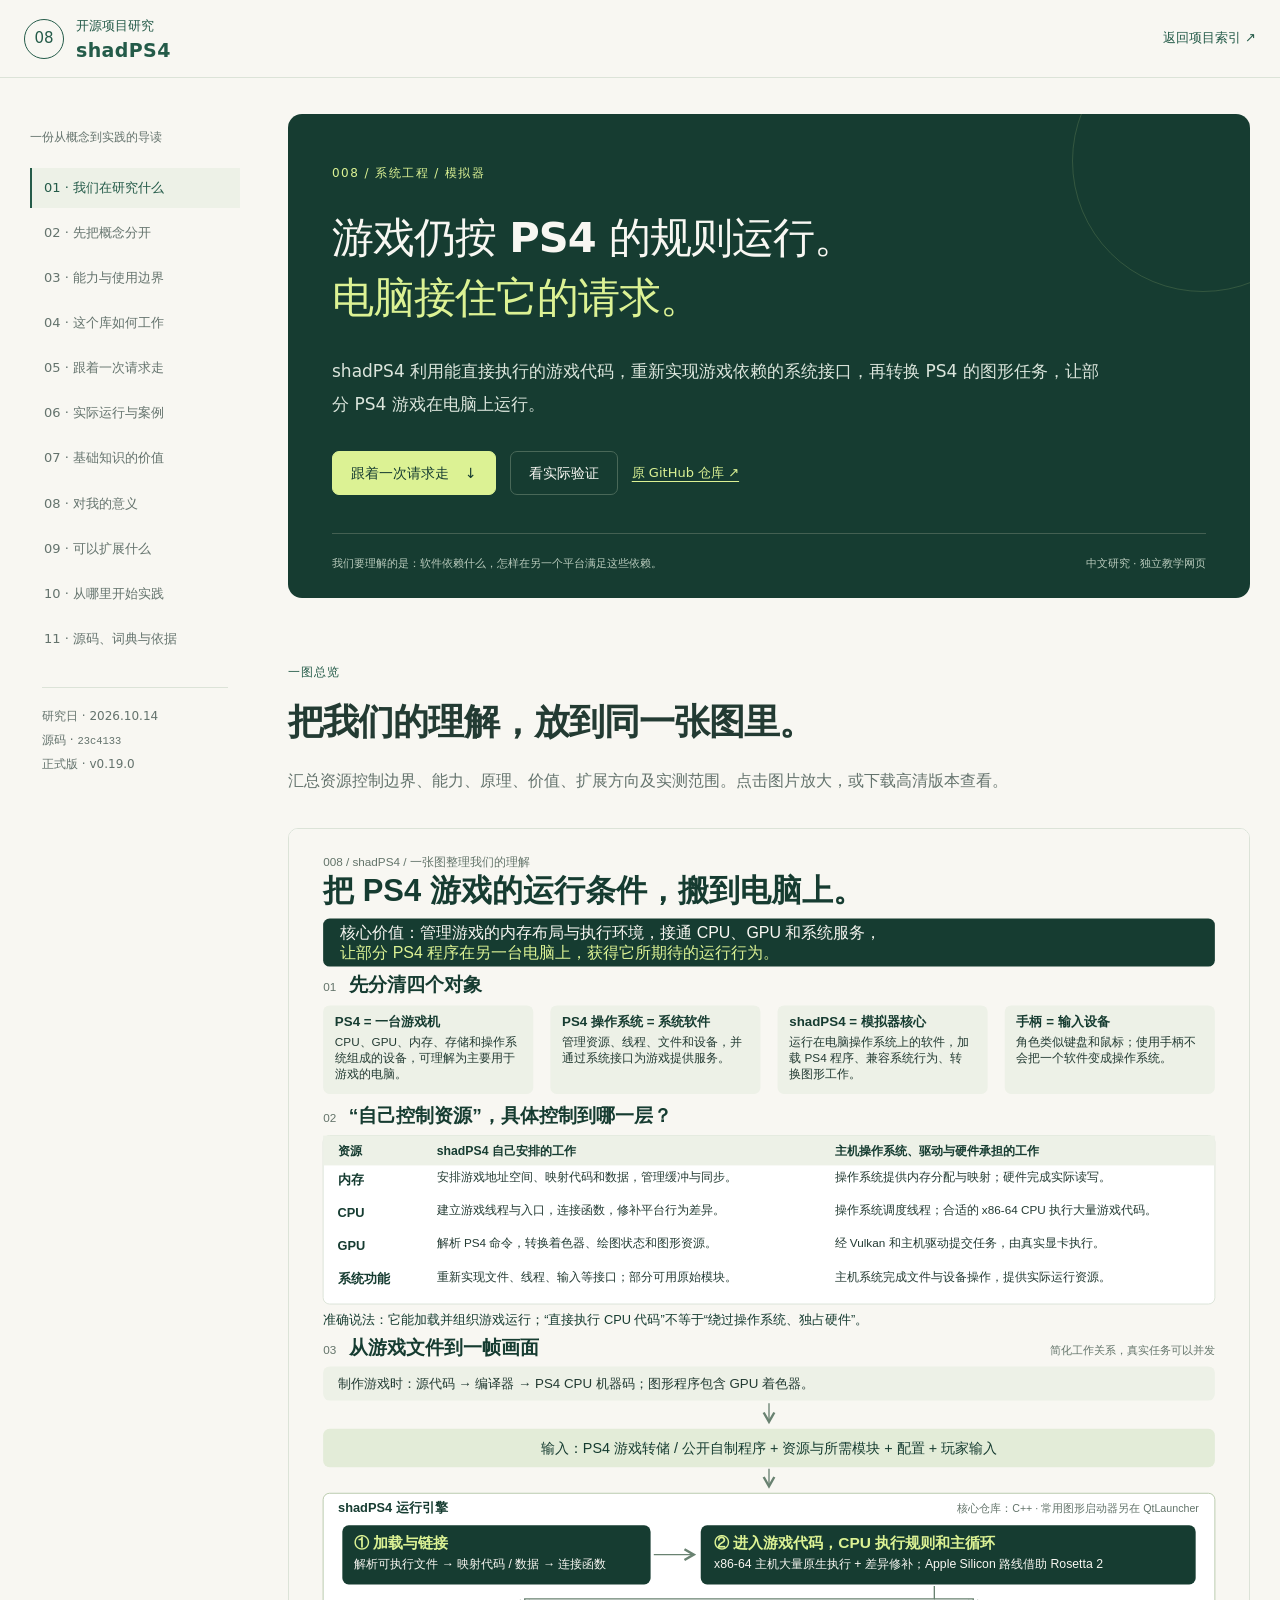
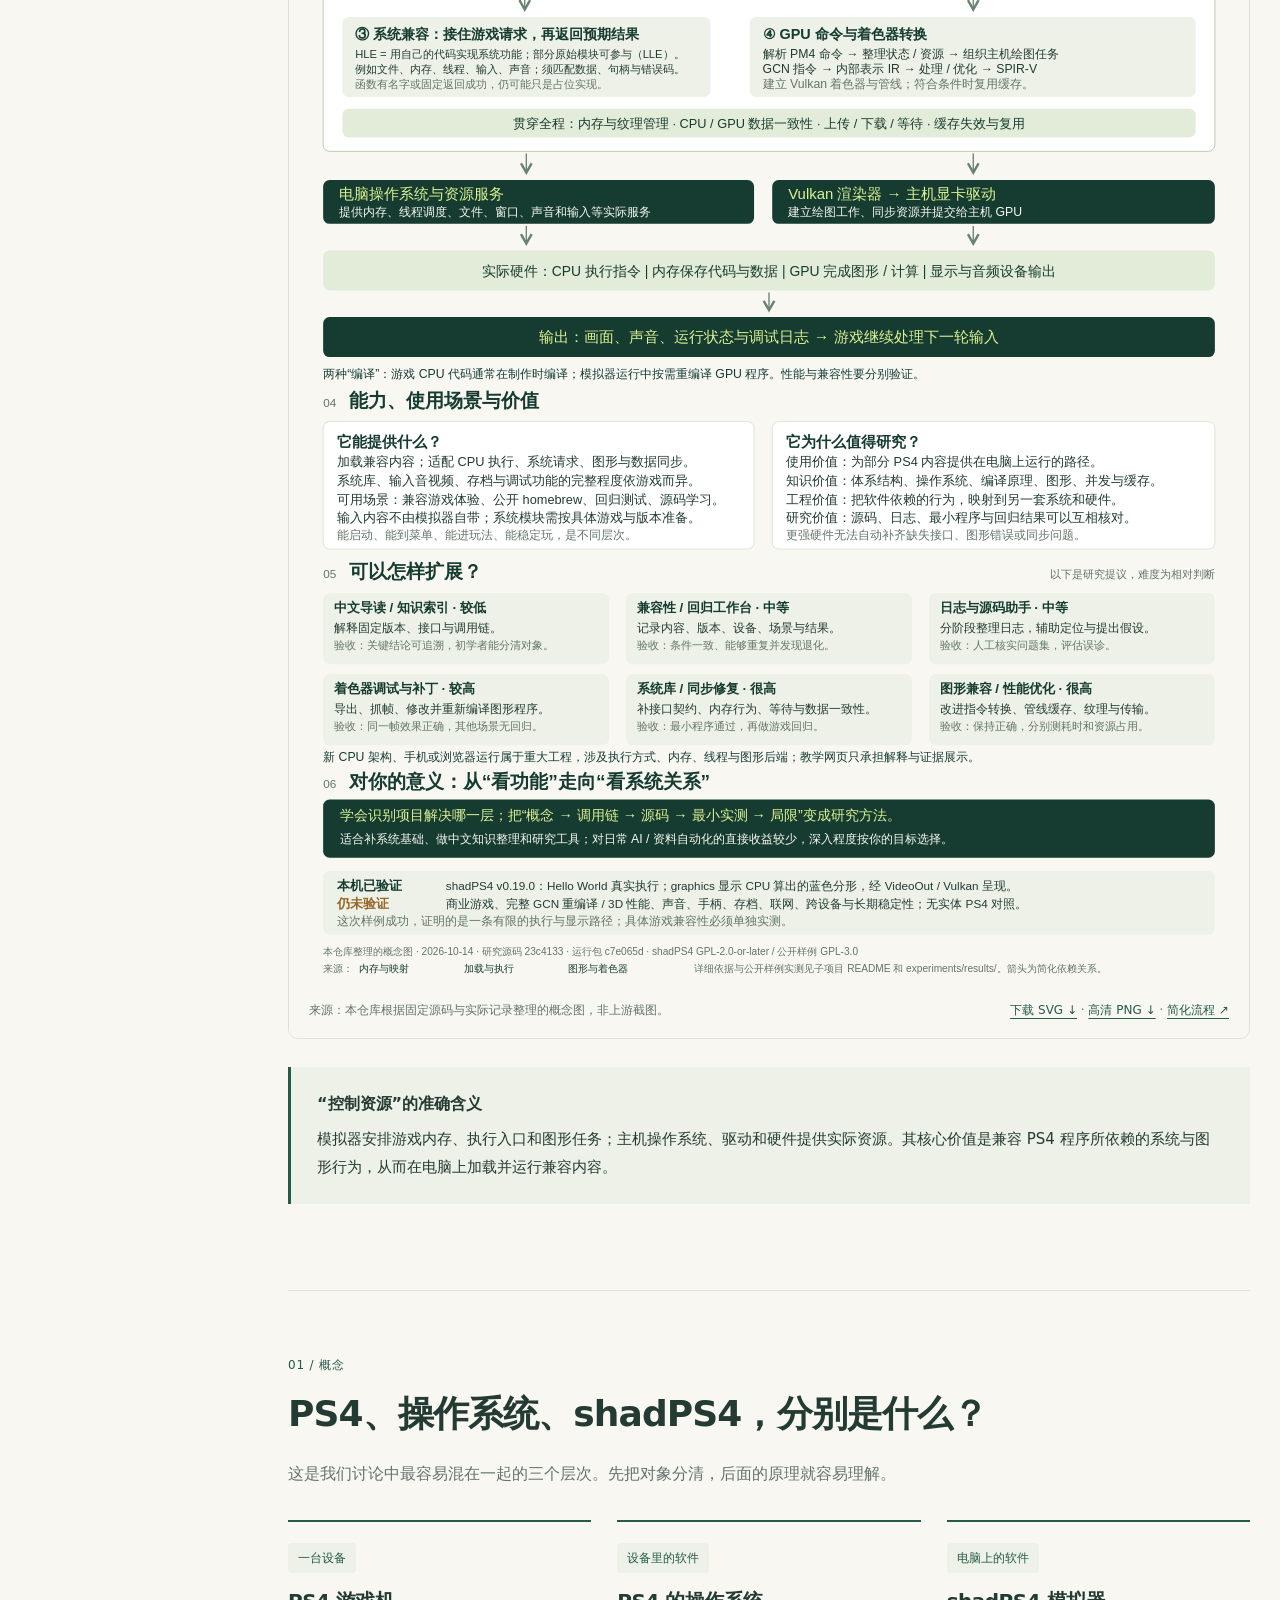
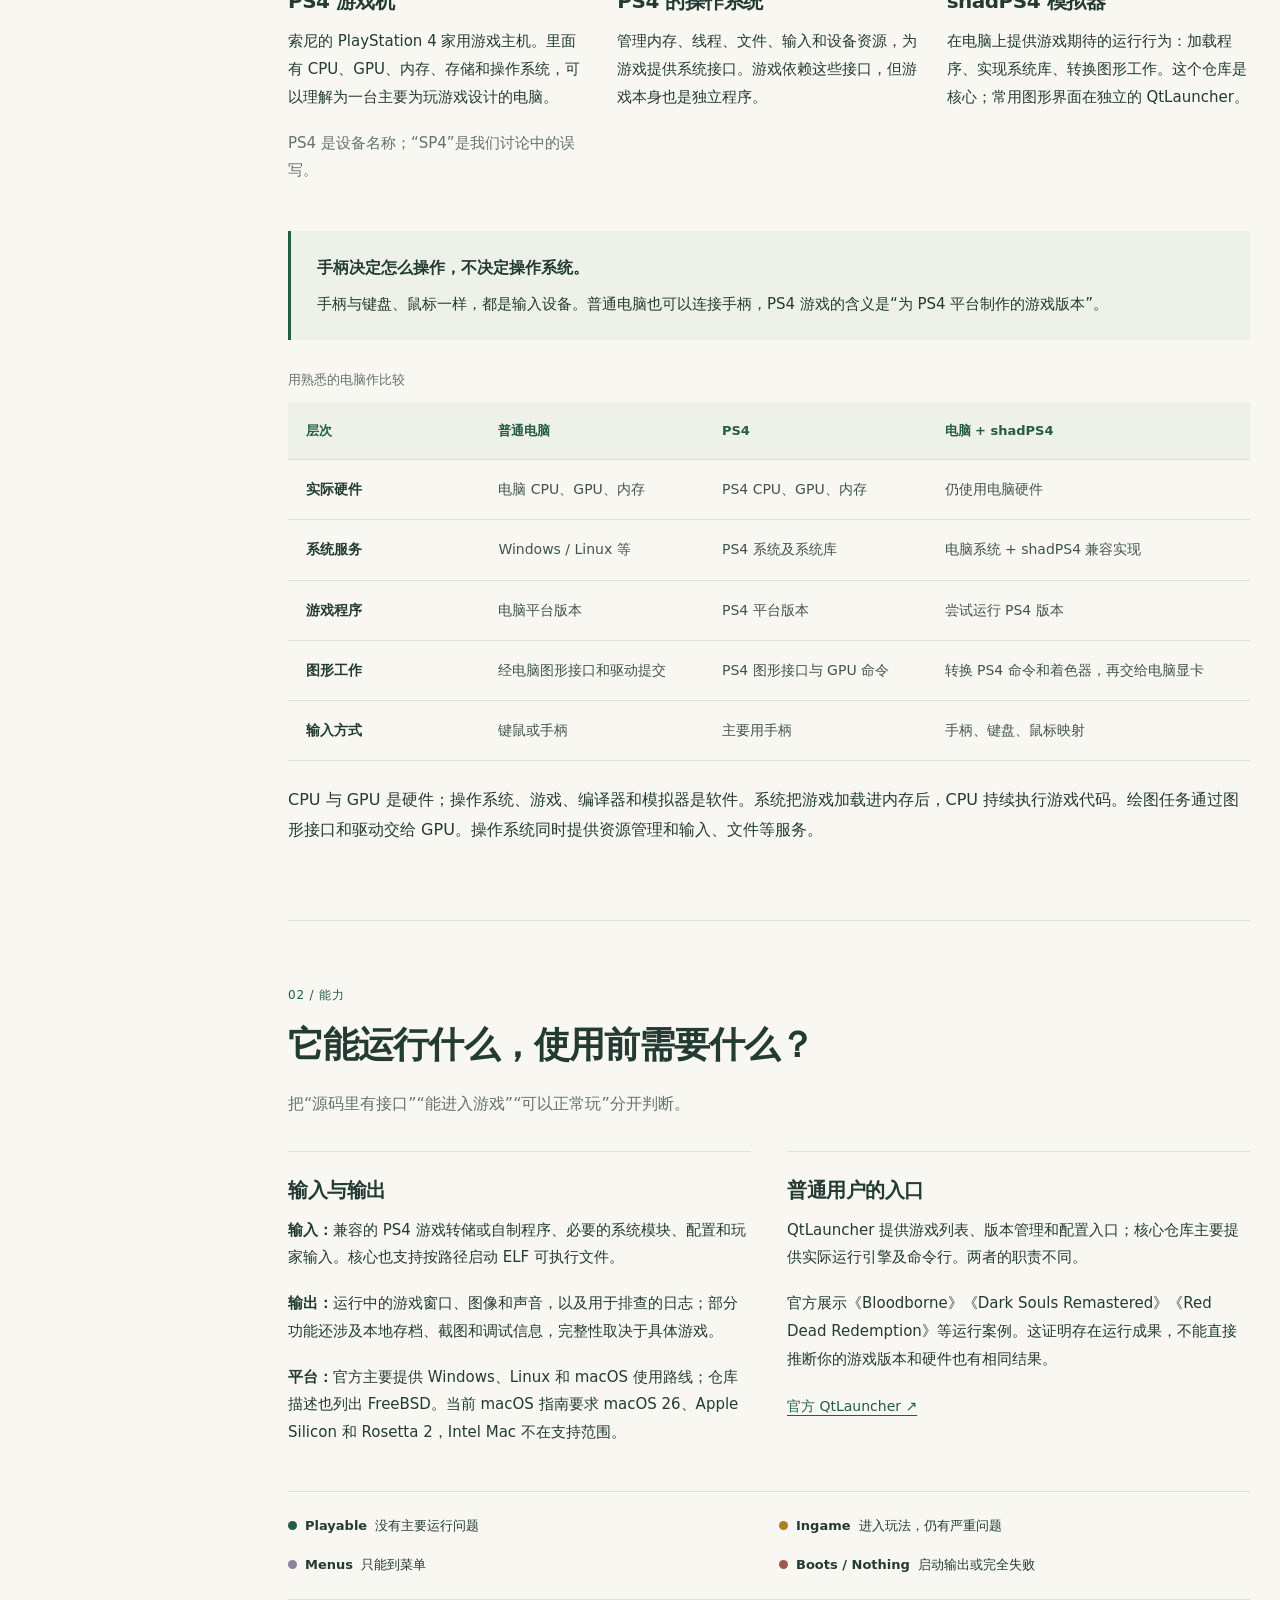
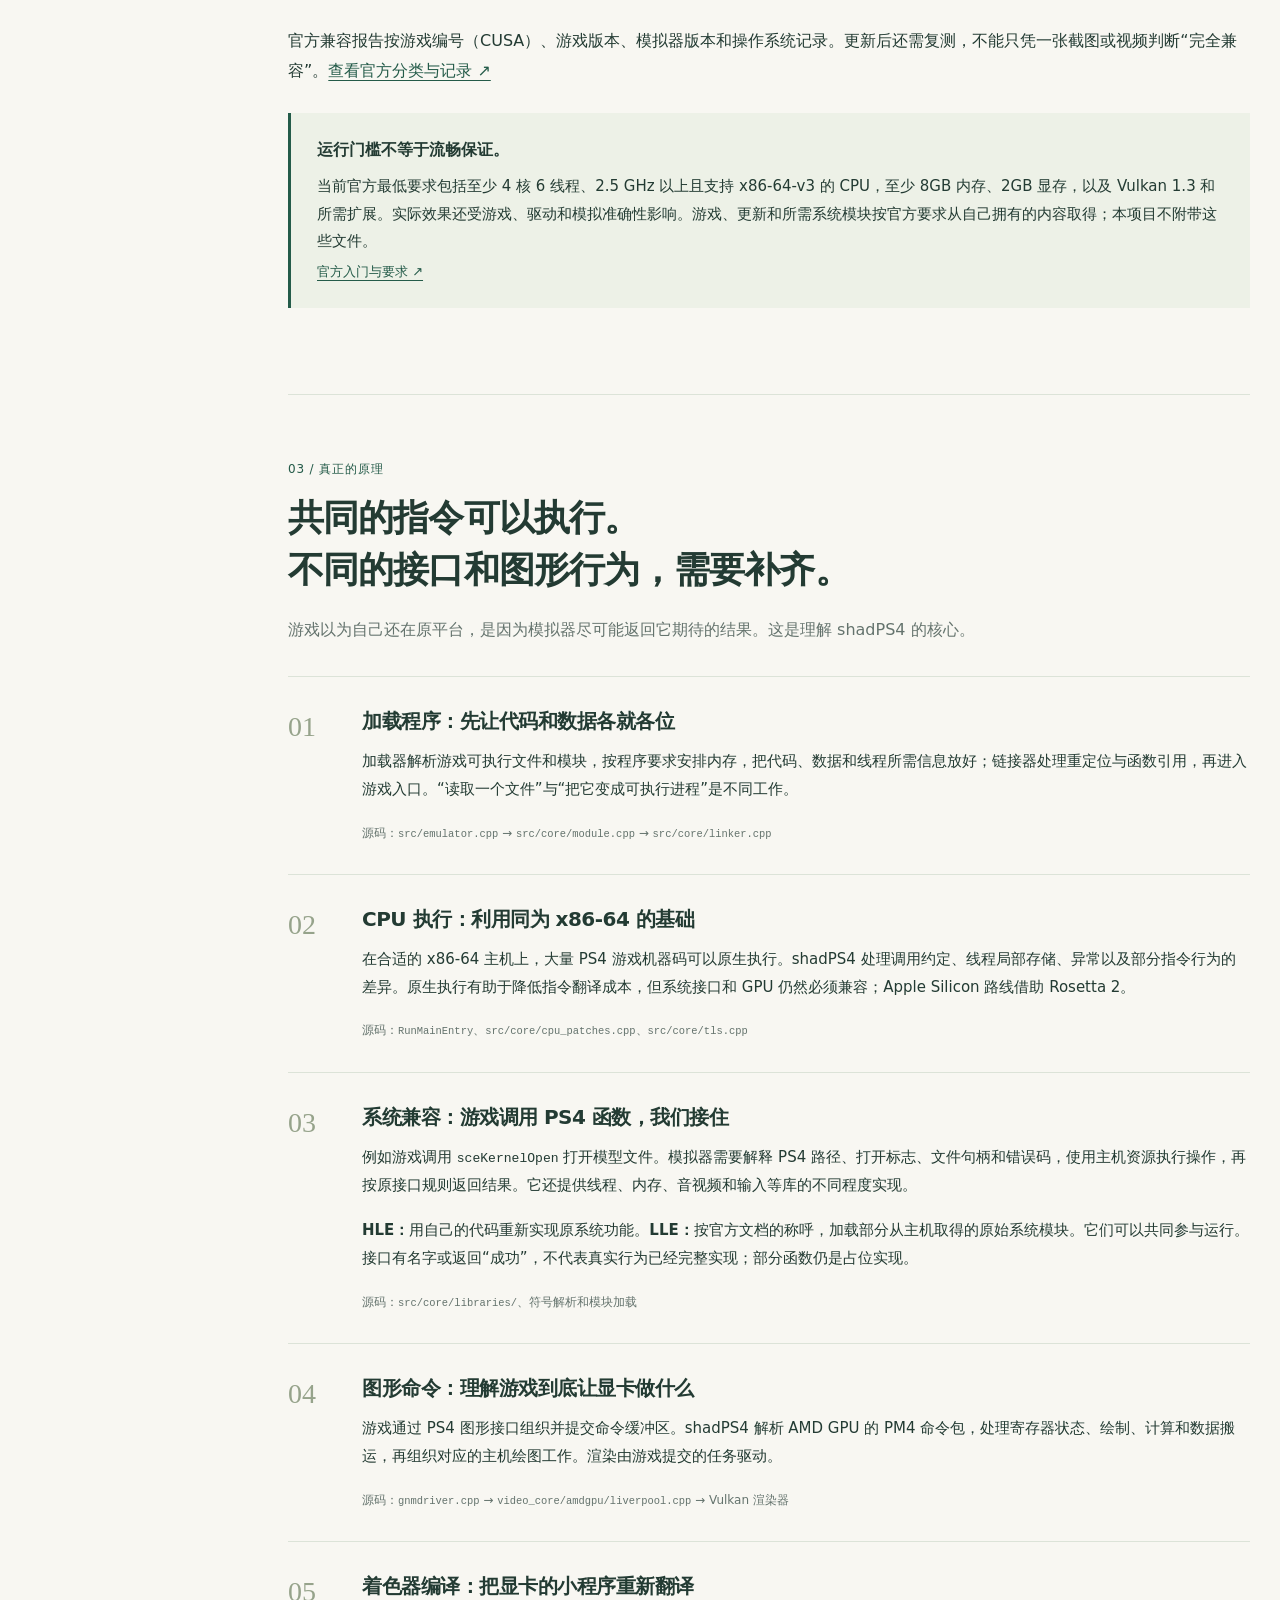
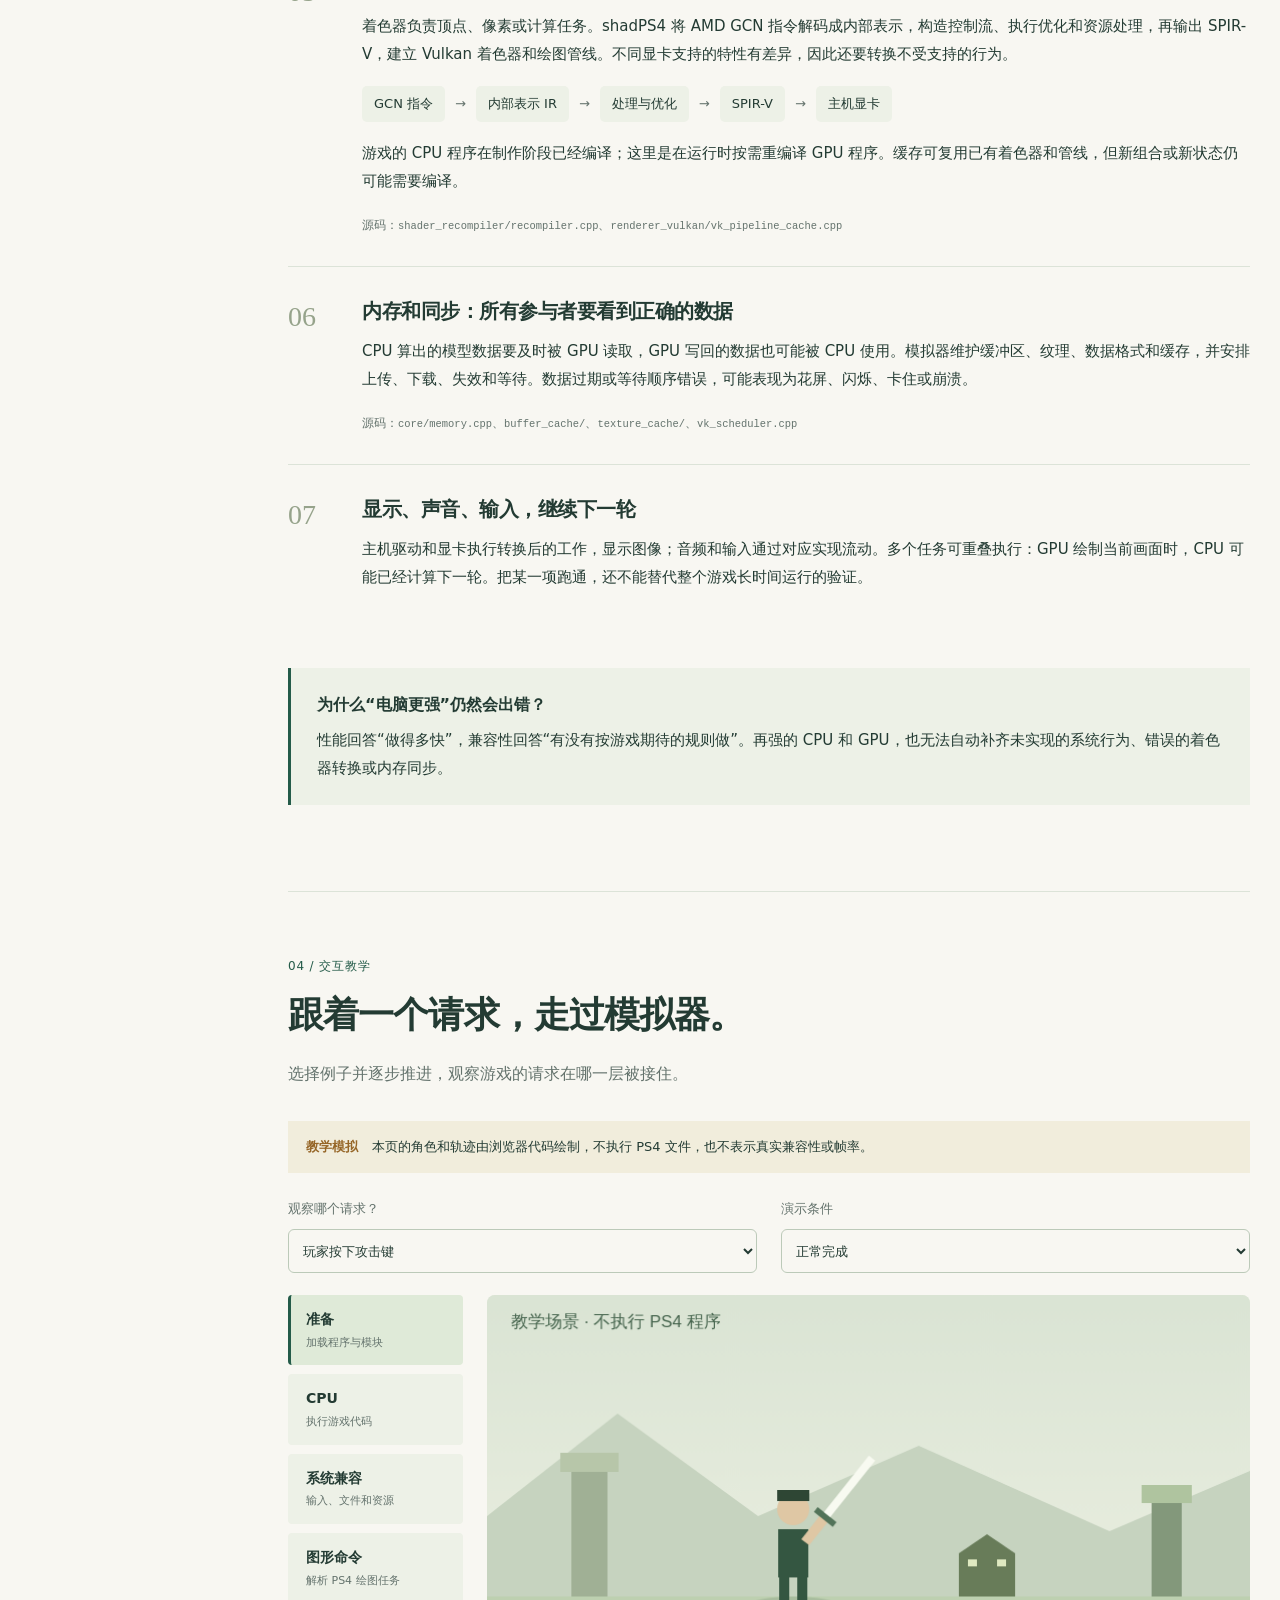
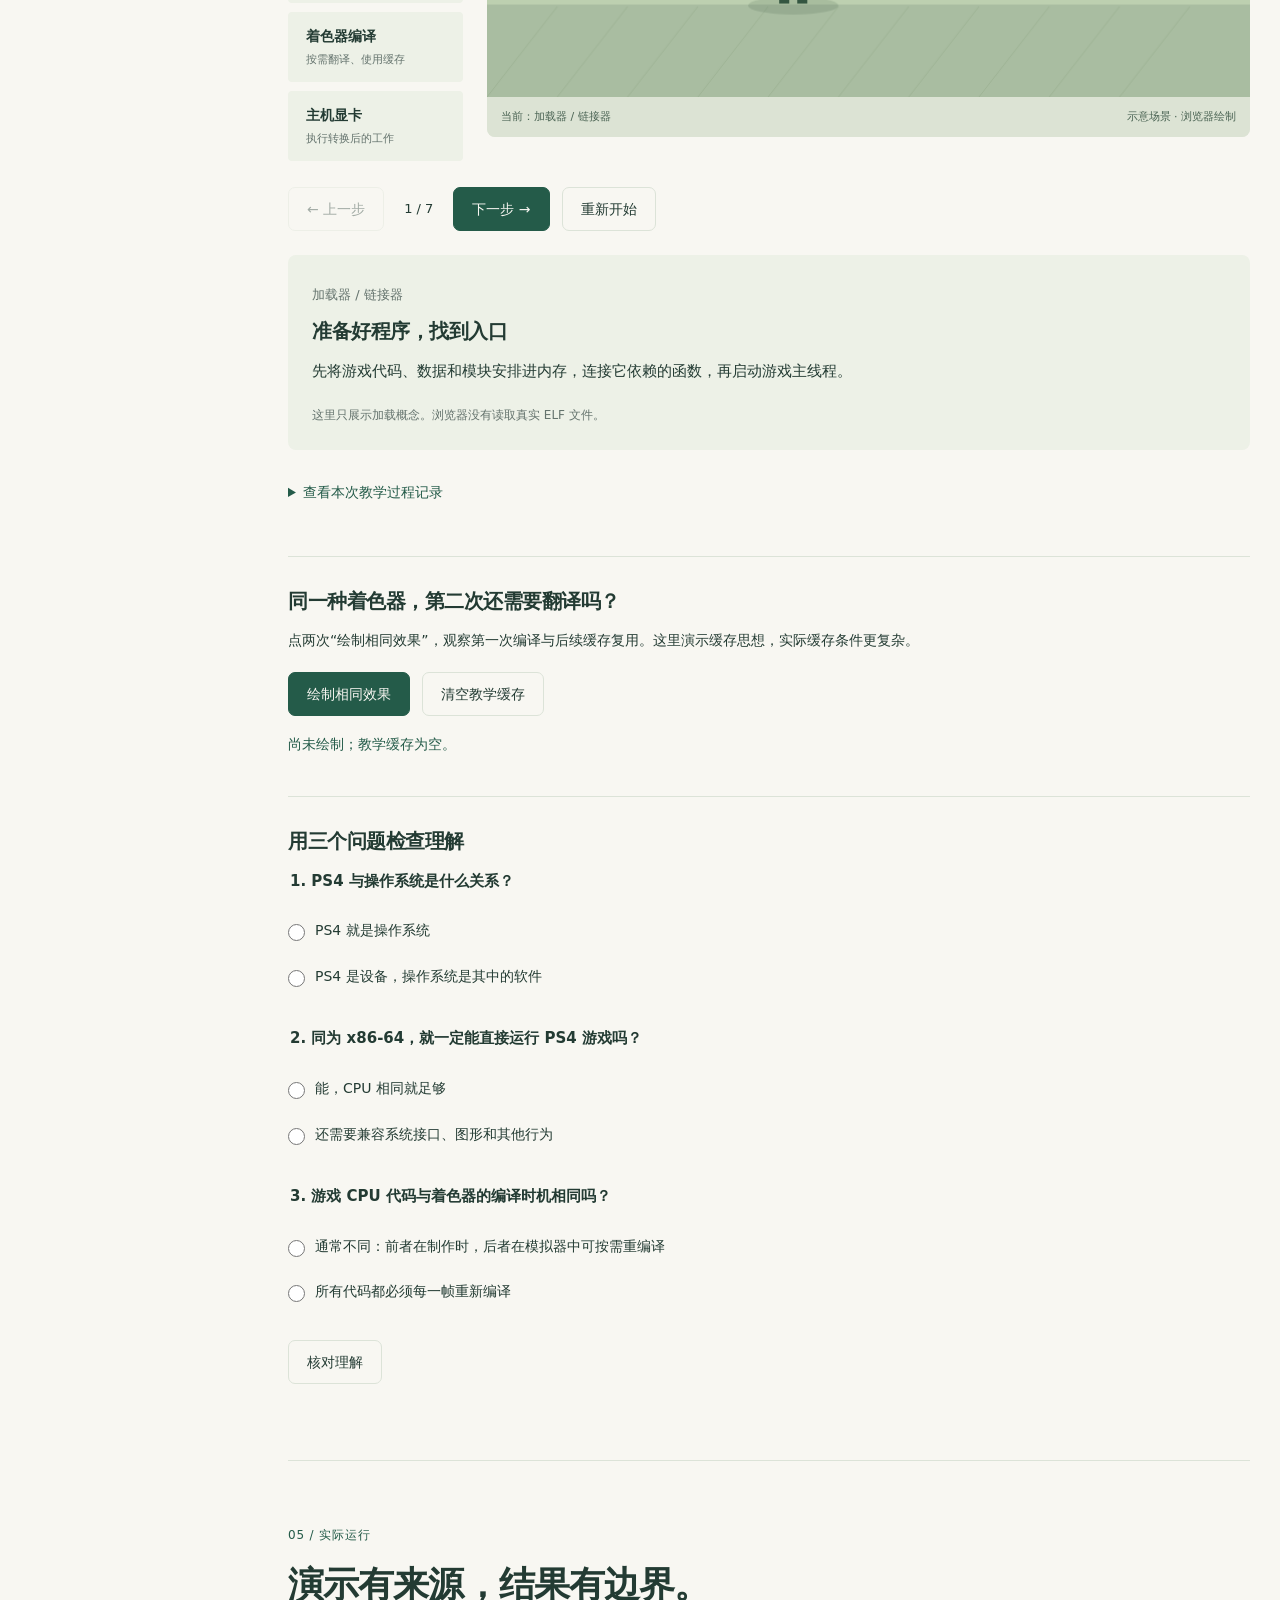
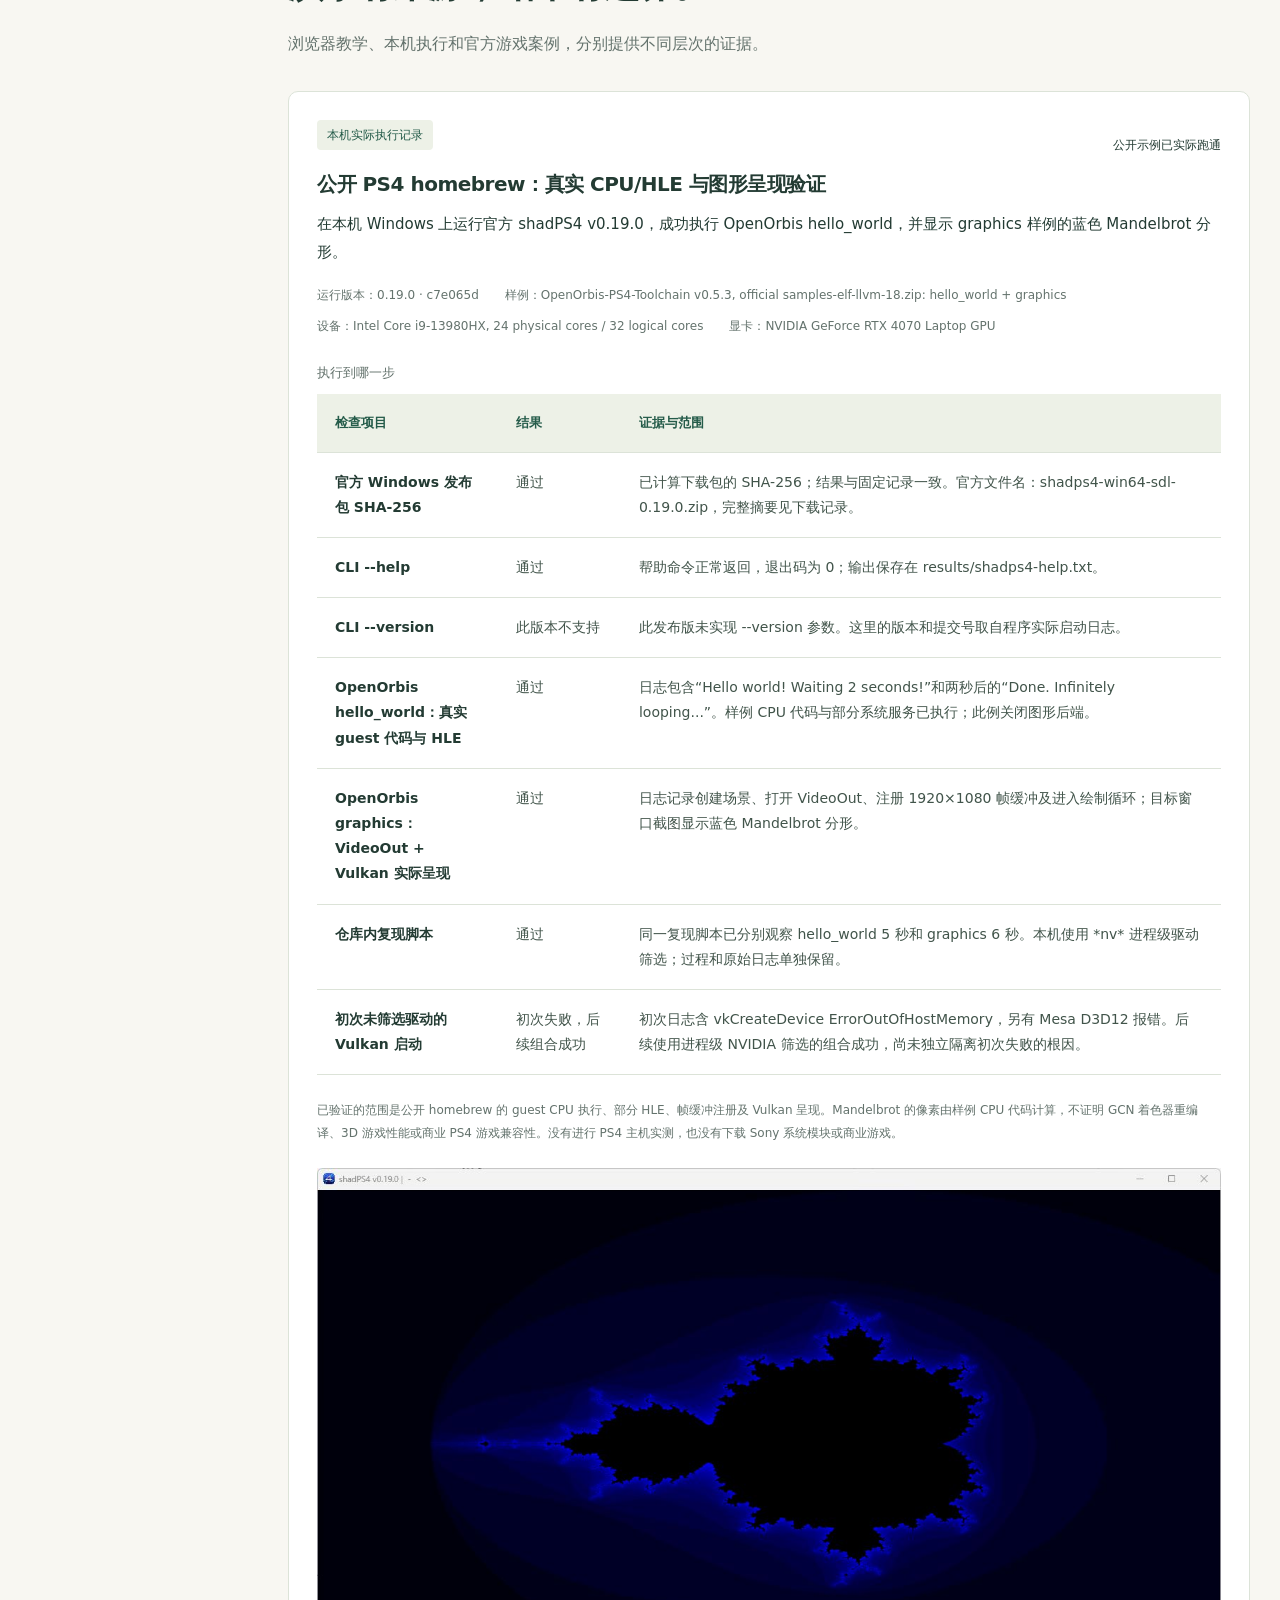
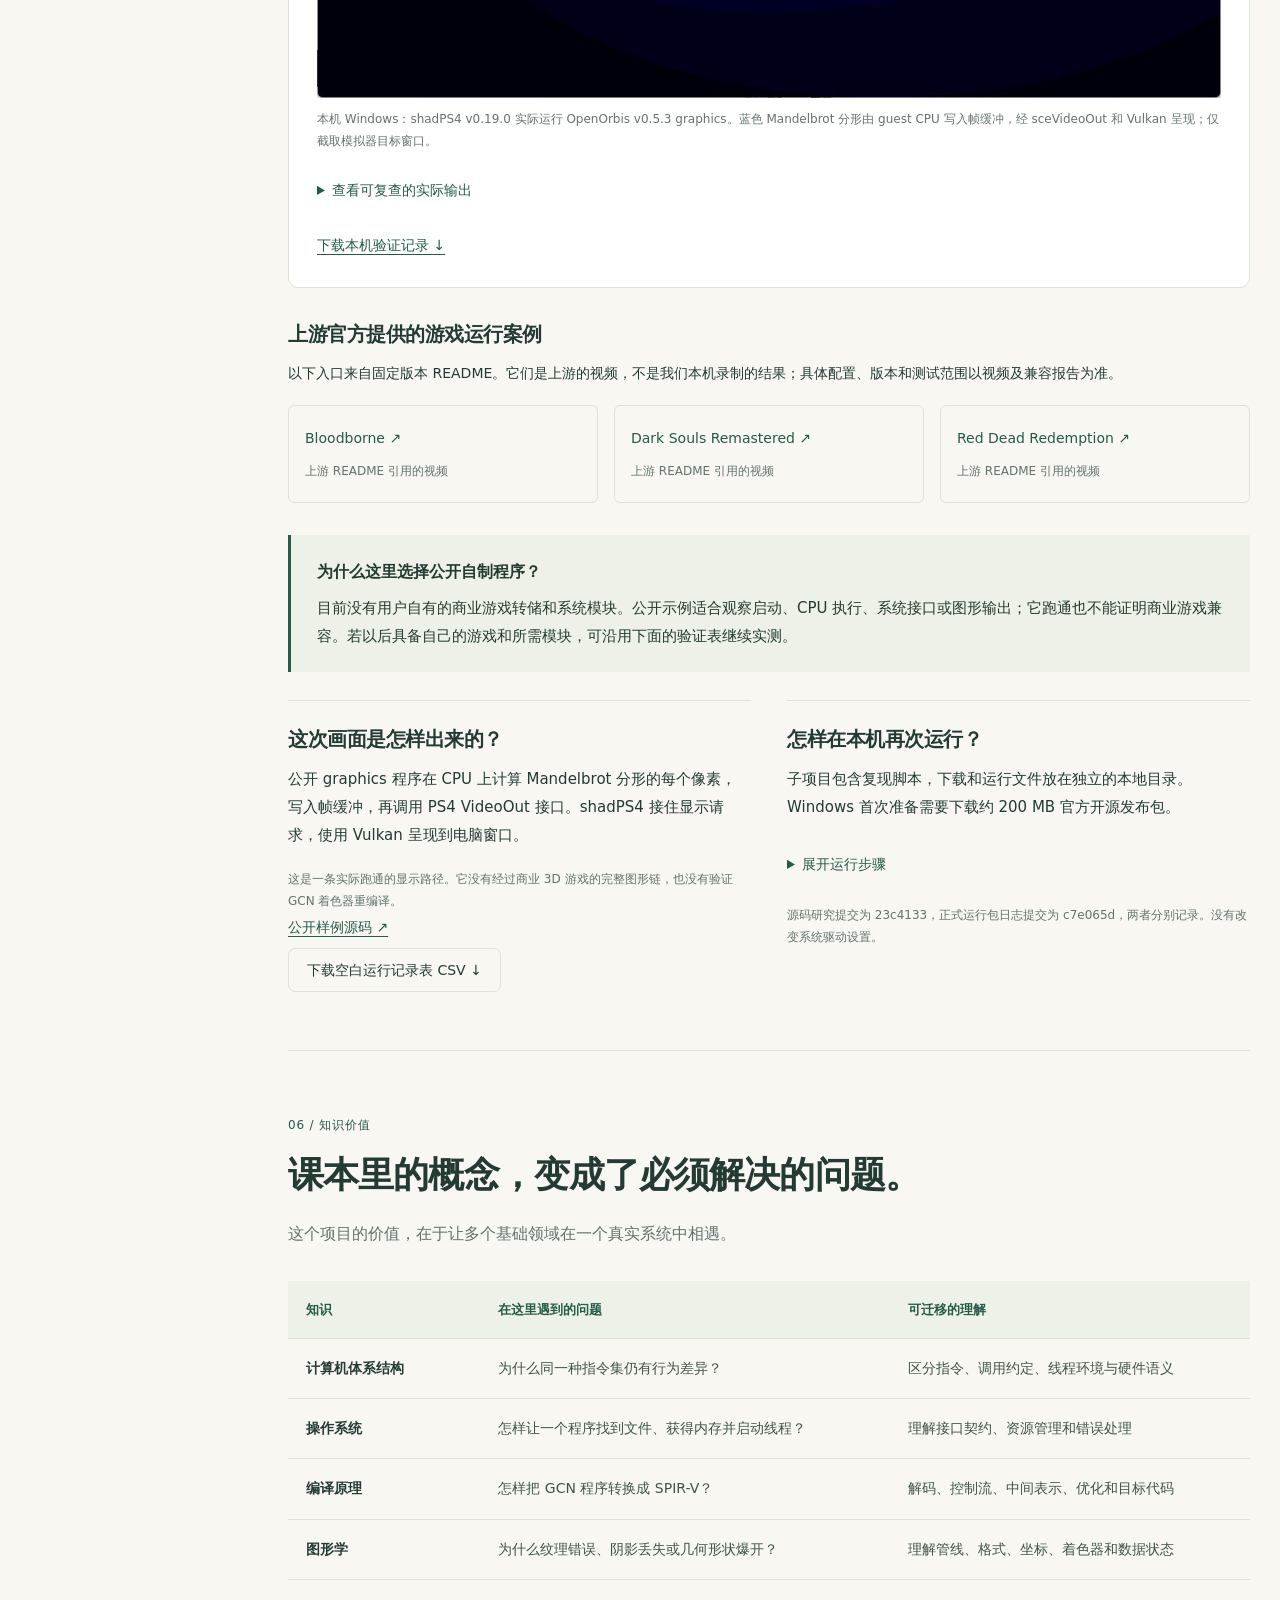
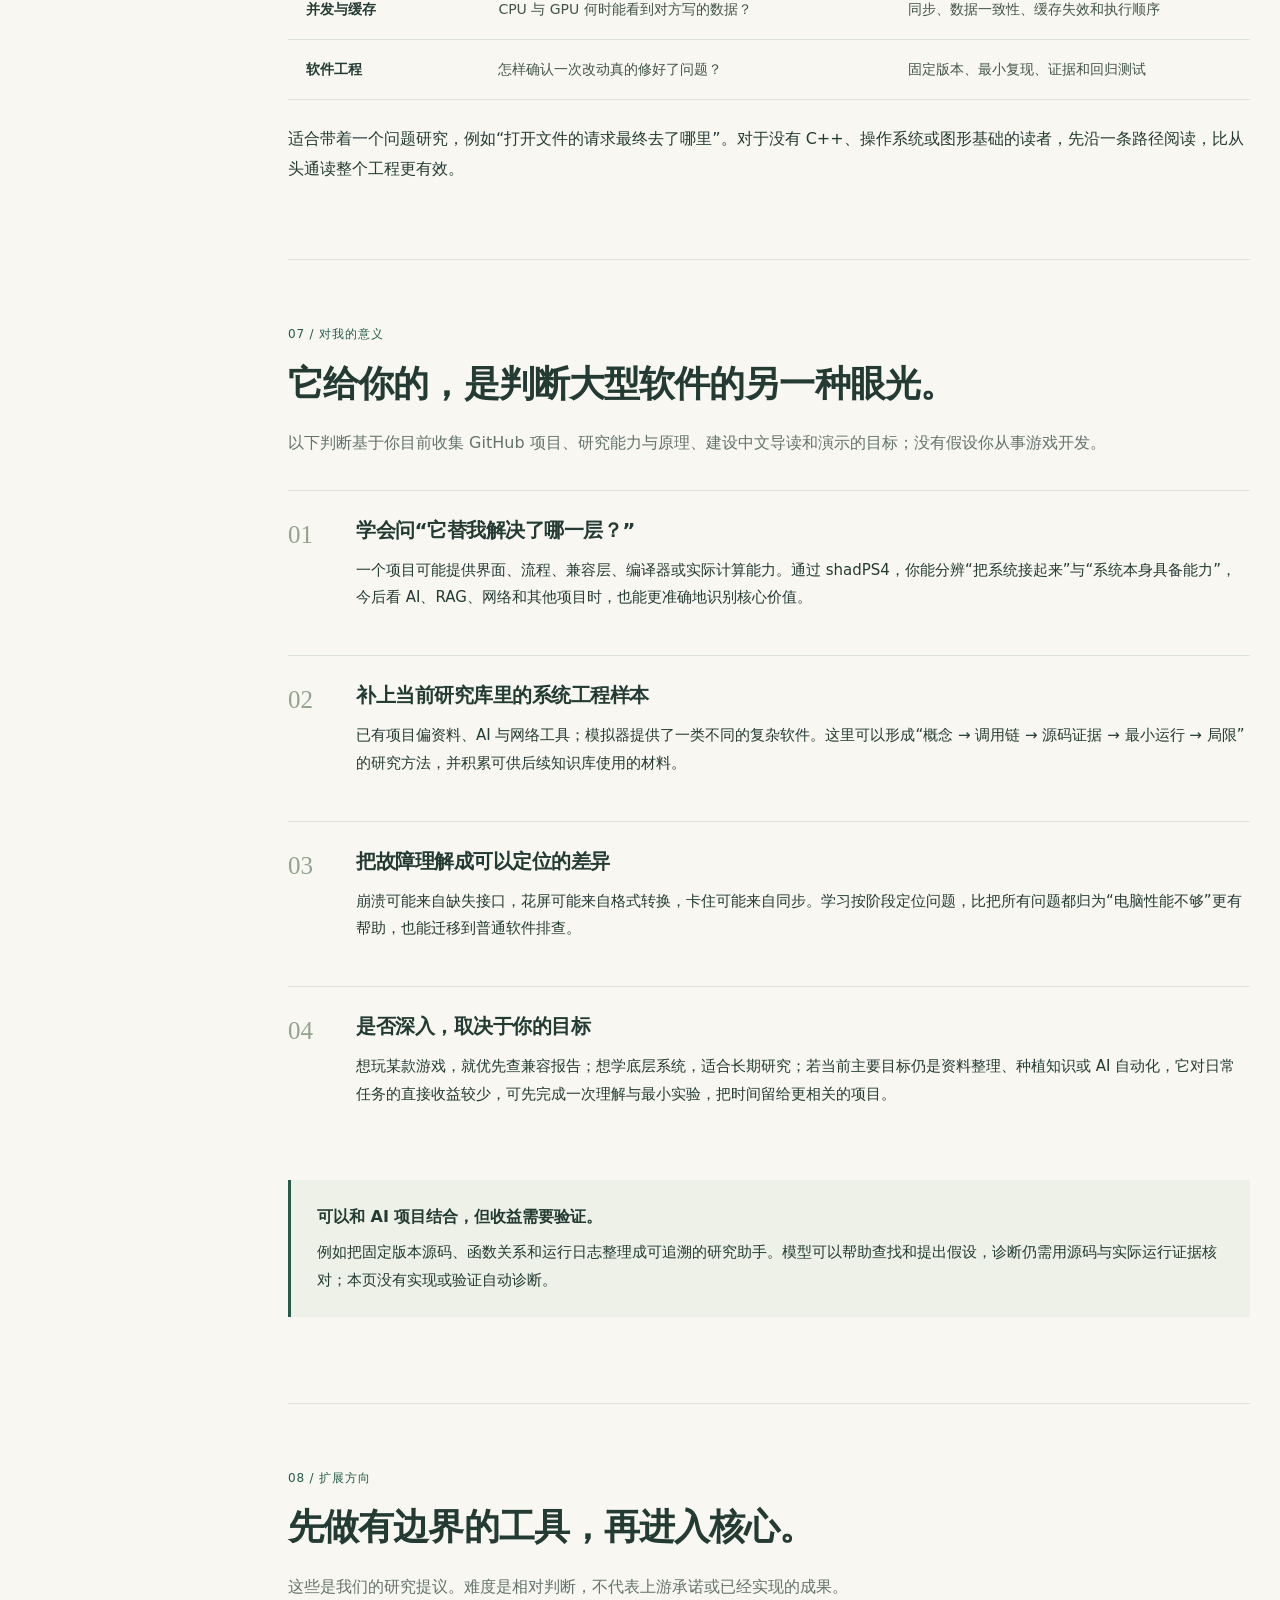
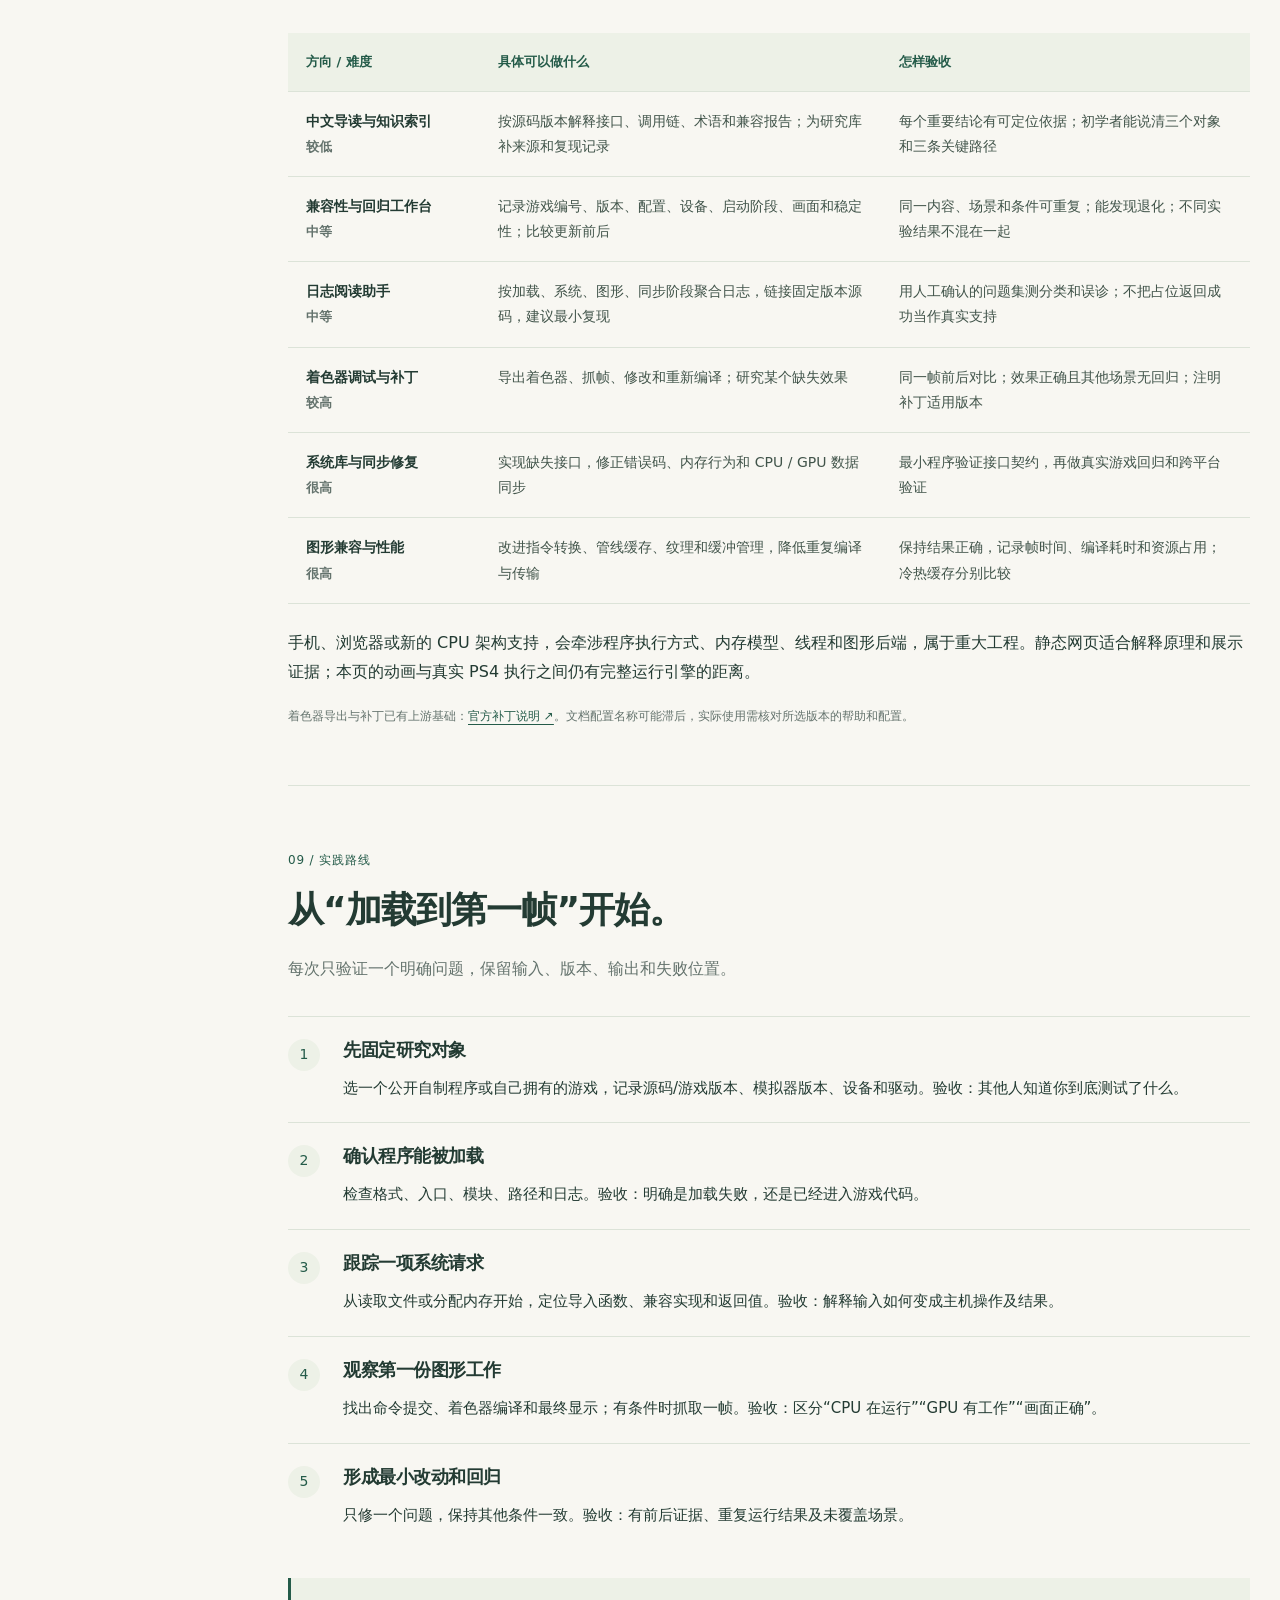
<file: projects/008-shadps4/web/index.html>
<!doctype html>
<html lang="zh-CN">
<head>
  <meta charset="utf-8">
  <meta name="viewport" content="width=device-width,initial-scale=1">
  <meta name="description" content="用中文理解 shadPS4：游戏机与操作系统的区别、程序加载、原生 CPU 执行、系统兼容层、GPU 命令转换、着色器编译，以及实际运行证据和个人学习路线。">
  <title>shadPS4 · 游戏如何跨过平台边界</title>
  <link rel="icon" href="./assets/favicon.svg" type="image/svg+xml">
  <link rel="stylesheet" href="./styles.css">
  <script src="./app.js" defer></script>
</head>
<body>
  <a class="skip-link" href="#main">跳到正文</a>
  <header class="topbar"><a class="brand" href="#understanding"><span class="brand-mark">08</span><span>开源项目研究 <b>shadPS4</b></span></a><a href="../" class="back-link">返回项目索引 ↗</a></header>
  <div class="page-layout">
    <aside class="sidebar" aria-label="阅读目录"><span class="nav-title">一份从概念到实践的导读</span><nav id="chapters">
      <a href="#understanding">01 · 我们在研究什么</a><a href="#concepts">02 · 先把概念分开</a><a href="#capabilities">03 · 能力与使用边界</a><a href="#mechanism">04 · 这个库如何工作</a><a href="#demonstration">05 · 跟着一次请求走</a><a href="#runtime">06 · 实际运行与案例</a><a href="#knowledge">07 · 基础知识的价值</a><a href="#personal">08 · 对我的意义</a><a href="#extensions">09 · 可以扩展什么</a><a href="#practice">10 · 从哪里开始实践</a><a href="#evidence">11 · 源码、词典与依据</a>
    </nav><div class="sidebar-note">研究日 · 2026.10.14<br>源码 · <code>23c4133</code><br>正式版 · v0.19.0</div></aside>
    <main id="main">
      <section id="understanding" class="hero section-anchor">
        <div class="eyebrow">008 / 系统工程 / 模拟器</div><h1>游戏仍按 PS4 的规则运行。<br><em>电脑接住它的请求。</em></h1>
        <p class="hero-lead">shadPS4 利用能直接执行的游戏代码，重新实现游戏依赖的系统接口，再转换 PS4 的图形任务，让部分 PS4 游戏在电脑上运行。</p>
        <div class="hero-actions"><a class="button primary" href="#demonstration">跟着一次请求走 <span>↓</span></a><a class="button" href="#runtime">看实际验证</a><a class="text-link" href="https://github.com/shadps4-emu/shadPS4" target="_blank" rel="noreferrer">原 GitHub 仓库 ↗</a></div>
        <div class="hero-bottom"><span>我们要理解的是：软件依赖什么，怎样在另一个平台满足这些依赖。</span><span>中文研究 · 独立教学网页</span></div>
      </section>

      <section class="section-anchor overview" aria-labelledby="overview-title"><div class="section-heading"><span class="section-number">一图总览</span><h2 id="overview-title">把我们的理解，放到同一张图里。</h2><p>汇总资源控制边界、能力、原理、价值、扩展方向及实测范围。点击图片放大，或下载高清版本查看。</p></div><figure><a href="./assets/comprehensive-map.svg" target="_blank"><img src="./assets/comprehensive-map.svg" alt="shadPS4 全面理解总览：游戏机、系统软件、模拟器与手柄的区别；内存、CPU、GPU 的控制边界；加载、系统兼容、图形转换和主机硬件；能力、价值、六个扩展方向、个人意义与公开样例验证边界。"></a><figcaption>来源：本仓库根据固定源码与实际记录整理的概念图，非上游截图。<span><a href="./assets/comprehensive-map.svg" download>下载 SVG ↓</a> · <a href="./assets/comprehensive-map.png" download>高清 PNG ↓</a> · <a href="./assets/understanding-map.svg" target="_blank">简化流程 ↗</a></span></figcaption></figure><div class="plain-callout"><b>“控制资源”的准确含义</b><p>模拟器安排游戏内存、执行入口和图形任务；主机操作系统、驱动和硬件提供实际资源。其核心价值是兼容 PS4 程序所依赖的系统与图形行为，从而在电脑上加载并运行兼容内容。</p></div></section>

      <section id="concepts" class="section-anchor"><div class="section-heading"><span class="section-number">01 / 概念</span><h2>PS4、操作系统、shadPS4，分别是什么？</h2><p>这是我们讨论中最容易混在一起的三个层次。先把对象分清，后面的原理就容易理解。</p></div>
        <div class="concept-grid"><article><span class="concept-tag">一台设备</span><h3>PS4 游戏机</h3><p>索尼的 PlayStation 4 家用游戏主机。里面有 CPU、GPU、内存、存储和操作系统，可以理解为一台主要为玩游戏设计的电脑。</p><p class="small">PS4 是设备名称；“SP4”是我们讨论中的误写。</p></article><article><span class="concept-tag">设备里的软件</span><h3>PS4 的操作系统</h3><p>管理内存、线程、文件、输入和设备资源，为游戏提供系统接口。游戏依赖这些接口，但游戏本身也是独立程序。</p></article><article><span class="concept-tag">电脑上的软件</span><h3>shadPS4 模拟器</h3><p>在电脑上提供游戏期待的运行行为：加载程序、实现系统库、转换图形工作。这个仓库是核心；常用图形界面在独立的 QtLauncher。</p></article></div>
        <div class="plain-callout"><b>手柄决定怎么操作，不决定操作系统。</b><p>手柄与键盘、鼠标一样，都是输入设备。普通电脑也可以连接手柄，PS4 游戏的含义是“为 PS4 平台制作的游戏版本”。</p></div>
        <div class="table-wrap"><table><caption>用熟悉的电脑作比较</caption><thead><tr><th>层次</th><th>普通电脑</th><th>PS4</th><th>电脑 + shadPS4</th></tr></thead><tbody><tr><th>实际硬件</th><td>电脑 CPU、GPU、内存</td><td>PS4 CPU、GPU、内存</td><td>仍使用电脑硬件</td></tr><tr><th>系统服务</th><td>Windows / Linux 等</td><td>PS4 系统及系统库</td><td>电脑系统 + shadPS4 兼容实现</td></tr><tr><th>游戏程序</th><td>电脑平台版本</td><td>PS4 平台版本</td><td>尝试运行 PS4 版本</td></tr><tr><th>图形工作</th><td>经电脑图形接口和驱动提交</td><td>PS4 图形接口与 GPU 命令</td><td>转换 PS4 命令和着色器，再交给电脑显卡</td></tr><tr><th>输入方式</th><td>键鼠或手柄</td><td>主要用手柄</td><td>手柄、键盘、鼠标映射</td></tr></tbody></table></div>
        <p>CPU 与 GPU 是硬件；操作系统、游戏、编译器和模拟器是软件。系统把游戏加载进内存后，CPU 持续执行游戏代码。绘图任务通过图形接口和驱动交给 GPU。操作系统同时提供资源管理和输入、文件等服务。</p>
      </section>

      <section id="capabilities" class="section-anchor"><div class="section-heading"><span class="section-number">02 / 能力</span><h2>它能运行什么，使用前需要什么？</h2><p>把“源码里有接口”“能进入游戏”“可以正常玩”分开判断。</p></div>
        <div class="two-column"><article class="editorial"><h3>输入与输出</h3><p><b>输入：</b>兼容的 PS4 游戏转储或自制程序、必要的系统模块、配置和玩家输入。核心也支持按路径启动 ELF 可执行文件。</p><p><b>输出：</b>运行中的游戏窗口、图像和声音，以及用于排查的日志；部分功能还涉及本地存档、截图和调试信息，完整性取决于具体游戏。</p><p><b>平台：</b>官方主要提供 Windows、Linux 和 macOS 使用路线；仓库描述也列出 FreeBSD。当前 macOS 指南要求 macOS 26、Apple Silicon 和 Rosetta 2，Intel Mac 不在支持范围。</p></article><article class="editorial"><h3>普通用户的入口</h3><p>QtLauncher 提供游戏列表、版本管理和配置入口；核心仓库主要提供实际运行引擎及命令行。两者的职责不同。</p><p>官方展示《Bloodborne》《Dark Souls Remastered》《Red Dead Redemption》等运行案例。这证明存在运行成果，不能直接推断你的游戏版本和硬件也有相同结果。</p><a class="text-link" href="https://github.com/shadps4-emu/shadps4-qtlauncher/releases" target="_blank" rel="noreferrer">官方 QtLauncher ↗</a></article></div>
        <div class="status-strip"><span><i class="dot playable"></i><b>Playable</b> 没有主要运行问题</span><span><i class="dot ingame"></i><b>Ingame</b> 进入玩法，仍有严重问题</span><span><i class="dot menus"></i><b>Menus</b> 只能到菜单</span><span><i class="dot boots"></i><b>Boots / Nothing</b> 启动输出或完全失败</span></div>
        <p>官方兼容报告按游戏编号（CUSA）、游戏版本、模拟器版本和操作系统记录。更新后还需复测，不能只凭一张截图或视频判断“完全兼容”。<a href="https://github.com/shadps4-compatibility/shadps4-game-compatibility" target="_blank" rel="noreferrer">查看官方分类与记录 ↗</a></p>
        <div class="plain-callout"><b>运行门槛不等于流畅保证。</b><p>当前官方最低要求包括至少 4 核 6 线程、2.5 GHz 以上且支持 x86-64-v3 的 CPU，至少 8GB 内存、2GB 显存，以及 Vulkan 1.3 和所需扩展。实际效果还受游戏、驱动和模拟准确性影响。游戏、更新和所需系统模块按官方要求从自己拥有的内容取得；本项目不附带这些文件。</p><a href="https://github.com/shadps4-emu/shadPS4/wiki/I.-Quick-start-%5BUsers%5D" target="_blank" rel="noreferrer">官方入门与要求 ↗</a></div>
      </section>

      <section id="mechanism" class="section-anchor"><div class="section-heading"><span class="section-number">03 / 真正的原理</span><h2>共同的指令可以执行。<br>不同的接口和图形行为，需要补齐。</h2><p>游戏以为自己还在原平台，是因为模拟器尽可能返回它期待的结果。这是理解 shadPS4 的核心。</p></div>
        <ol class="mechanism-list"><li><span>01</span><div><h3>加载程序：先让代码和数据各就各位</h3><p>加载器解析游戏可执行文件和模块，按程序要求安排内存，把代码、数据和线程所需信息放好；链接器处理重定位与函数引用，再进入游戏入口。“读取一个文件”与“把它变成可执行进程”是不同工作。</p><p class="source-note">源码：<code>src/emulator.cpp</code> → <code>src/core/module.cpp</code> → <code>src/core/linker.cpp</code></p></div></li>
        <li><span>02</span><div><h3>CPU 执行：利用同为 x86-64 的基础</h3><p>在合适的 x86-64 主机上，大量 PS4 游戏机器码可以原生执行。shadPS4 处理调用约定、线程局部存储、异常以及部分指令行为的差异。原生执行有助于降低指令翻译成本，但系统接口和 GPU 仍然必须兼容；Apple Silicon 路线借助 Rosetta 2。</p><p class="source-note">源码：<code>RunMainEntry</code>、<code>src/core/cpu_patches.cpp</code>、<code>src/core/tls.cpp</code></p></div></li>
        <li><span>03</span><div><h3>系统兼容：游戏调用 PS4 函数，我们接住</h3><p>例如游戏调用 <code>sceKernelOpen</code> 打开模型文件。模拟器需要解释 PS4 路径、打开标志、文件句柄和错误码，使用主机资源执行操作，再按原接口规则返回结果。它还提供线程、内存、音视频和输入等库的不同程度实现。</p><p><b>HLE：</b>用自己的代码重新实现原系统功能。<b>LLE：</b>按官方文档的称呼，加载部分从主机取得的原始系统模块。它们可以共同参与运行。接口有名字或返回“成功”，不代表真实行为已经完整实现；部分函数仍是占位实现。</p><p class="source-note">源码：<code>src/core/libraries/</code>、符号解析和模块加载</p></div></li>
        <li><span>04</span><div><h3>图形命令：理解游戏到底让显卡做什么</h3><p>游戏通过 PS4 图形接口组织并提交命令缓冲区。shadPS4 解析 AMD GPU 的 PM4 命令包，处理寄存器状态、绘制、计算和数据搬运，再组织对应的主机绘图工作。渲染由游戏提交的任务驱动。</p><p class="source-note">源码：<code>gnmdriver.cpp</code> → <code>video_core/amdgpu/liverpool.cpp</code> → Vulkan 渲染器</p></div></li>
        <li><span>05</span><div><h3>着色器编译：把显卡的小程序重新翻译</h3><p>着色器负责顶点、像素或计算任务。shadPS4 将 AMD GCN 指令解码成内部表示，构造控制流、执行优化和资源处理，再输出 SPIR-V，建立 Vulkan 着色器和绘图管线。不同显卡支持的特性有差异，因此还要转换不受支持的行为。</p><div class="translation-chain"><span>GCN 指令</span><i>→</i><span>内部表示 IR</span><i>→</i><span>处理与优化</span><i>→</i><span>SPIR-V</span><i>→</i><span>主机显卡</span></div><p>游戏的 CPU 程序在制作阶段已经编译；这里是在运行时按需重编译 GPU 程序。缓存可复用已有着色器和管线，但新组合或新状态仍可能需要编译。</p><p class="source-note">源码：<code>shader_recompiler/recompiler.cpp</code>、<code>renderer_vulkan/vk_pipeline_cache.cpp</code></p></div></li>
        <li><span>06</span><div><h3>内存和同步：所有参与者要看到正确的数据</h3><p>CPU 算出的模型数据要及时被 GPU 读取，GPU 写回的数据也可能被 CPU 使用。模拟器维护缓冲区、纹理、数据格式和缓存，并安排上传、下载、失效和等待。数据过期或等待顺序错误，可能表现为花屏、闪烁、卡住或崩溃。</p><p class="source-note">源码：<code>core/memory.cpp</code>、<code>buffer_cache/</code>、<code>texture_cache/</code>、<code>vk_scheduler.cpp</code></p></div></li>
        <li><span>07</span><div><h3>显示、声音、输入，继续下一轮</h3><p>主机驱动和显卡执行转换后的工作，显示图像；音频和输入通过对应实现流动。多个任务可重叠执行：GPU 绘制当前画面时，CPU 可能已经计算下一轮。把某一项跑通，还不能替代整个游戏长时间运行的验证。</p></div></li></ol>
        <div class="plain-callout"><b>为什么“电脑更强”仍然会出错？</b><p>性能回答“做得多快”，兼容性回答“有没有按游戏期待的规则做”。再强的 CPU 和 GPU，也无法自动补齐未实现的系统行为、错误的着色器转换或内存同步。</p></div>
      </section>

      <section id="demonstration" class="section-anchor"><div class="section-heading"><span class="section-number">04 / 交互教学</span><h2>跟着一个请求，走过模拟器。</h2><p>选择例子并逐步推进，观察游戏的请求在哪一层被接住。</p></div>
        <div class="demo-banner"><b>教学模拟</b><span>本页的角色和轨迹由浏览器代码绘制，不执行 PS4 文件，也不表示真实兼容性或帧率。</span></div>
        <div class="demo-toolbar"><label for="scenario">观察哪个请求？<select id="scenario"><option value="attack">玩家按下攻击键</option><option value="file">游戏读取角色模型</option><option value="shader">第一次绘制新的光照效果</option></select></label><label for="fault">演示条件<select id="fault"><option value="none">正常完成</option><option value="api">相关系统接口缺失</option><option value="shader">着色器转换失败</option></select></label></div>
        <div class="demo-workspace"><div class="demo-flow" aria-label="请求流经的环节"><div class="flow-node" data-stage="0"><b>准备</b><span>加载程序与模块</span></div><div class="flow-node" data-stage="1"><b>CPU</b><span>执行游戏代码</span></div><div class="flow-node" data-stage="2"><b>系统兼容</b><span>输入、文件和资源</span></div><div class="flow-node" data-stage="3"><b>图形命令</b><span>解析 PS4 绘图任务</span></div><div class="flow-node" data-stage="4"><b>着色器编译</b><span>按需翻译、使用缓存</span></div><div class="flow-node" data-stage="5"><b>主机显卡</b><span>执行转换后的工作</span></div></div><div class="demo-scene"><canvas id="scene" width="760" height="400" aria-label="教学角色挥剑画面。完成正常请求后显示动作，失败条件显示未能完成的阶段。">你的浏览器不支持画布；下面的步骤文字仍可阅读。</canvas><div class="scene-label"><span id="scene-state">等待推进</span><span>示意场景 · 浏览器绘制</span></div></div></div>
        <div class="step-controls"><button id="previous-step" class="button" type="button">← 上一步</button><span id="step-count">1 / 7</span><button id="next-step" class="button primary" type="button">下一步 →</button><button id="replay" class="button" type="button">重新开始</button></div>
        <div class="step-explanation" aria-live="polite"><span id="step-owner" class="small"></span><h3 id="step-title"></h3><p id="step-description"></p><p id="step-detail" class="source-note"></p></div>
        <details class="trace-details"><summary>查看本次教学过程记录</summary><ol id="trace-list"></ol></details>
        <div class="cache-demo"><div><h3>同一种着色器，第二次还需要翻译吗？</h3><p>点两次“绘制相同效果”，观察第一次编译与后续缓存复用。这里演示缓存思想，实际缓存条件更复杂。</p></div><div class="cache-actions"><button class="button primary" id="draw-effect" type="button">绘制相同效果</button><button class="button" id="clear-cache" type="button">清空教学缓存</button></div><p id="cache-result" aria-live="polite">尚未绘制；教学缓存为空。</p></div>
        <div class="quiz"><h3>用三个问题检查理解</h3><form id="quiz-form"><fieldset><legend>1. PS4 与操作系统是什么关系？</legend><label><input type="radio" name="q1" value="a"> PS4 就是操作系统</label><label><input type="radio" name="q1" value="b"> PS4 是设备，操作系统是其中的软件</label></fieldset><fieldset><legend>2. 同为 x86-64，就一定能直接运行 PS4 游戏吗？</legend><label><input type="radio" name="q2" value="a"> 能，CPU 相同就足够</label><label><input type="radio" name="q2" value="b"> 还需要兼容系统接口、图形和其他行为</label></fieldset><fieldset><legend>3. 游戏 CPU 代码与着色器的编译时机相同吗？</legend><label><input type="radio" name="q3" value="a"> 通常不同：前者在制作时，后者在模拟器中可按需重编译</label><label><input type="radio" name="q3" value="b"> 所有代码都必须每一帧重新编译</label></fieldset><button class="button" type="submit">核对理解</button><p id="quiz-result" aria-live="polite"></p></form></div>
      </section>

      <section id="runtime" class="section-anchor"><div class="section-heading"><span class="section-number">05 / 实际运行</span><h2>演示有来源，结果有边界。</h2><p>浏览器教学、本机执行和官方游戏案例，分别提供不同层次的证据。</p></div>
        <article class="runtime-card"><div class="runtime-header"><span class="concept-tag">本机实际执行记录</span><span id="runtime-status">读取记录中</span></div><h3 id="runtime-title">官方模拟器与公开示例</h3><p id="runtime-summary"></p><div id="runtime-facts" class="runtime-facts"></div><div class="table-wrap"><table><caption>执行到哪一步</caption><thead><tr><th>检查项目</th><th>结果</th><th>证据与范围</th></tr></thead><tbody id="runtime-checks"></tbody></table></div><p id="runtime-limit" class="source-note"></p><div id="runtime-media"></div><details><summary>查看可复查的实际输出</summary><pre id="runtime-output"></pre></details><a href="./assets/runtime-verification.json" download class="text-link">下载本机验证记录 ↓</a></article>
        <div class="official-cases"><h3>上游官方提供的游戏运行案例</h3><p>以下入口来自固定版本 README。它们是上游的视频，不是我们本机录制的结果；具体配置、版本和测试范围以视频及兼容报告为准。</p><div class="case-links" id="official-links"></div></div>
        <div class="plain-callout"><b>为什么这里选择公开自制程序？</b><p>目前没有用户自有的商业游戏转储和系统模块。公开示例适合观察启动、CPU 执行、系统接口或图形输出；它跑通也不能证明商业游戏兼容。若以后具备自己的游戏和所需模块，可沿用下面的验证表继续实测。</p></div>
        <div class="two-column"><article class="editorial"><h3>这次画面是怎样出来的？</h3><p>公开 graphics 程序在 CPU 上计算 Mandelbrot 分形的每个像素，写入帧缓冲，再调用 PS4 VideoOut 接口。shadPS4 接住显示请求，使用 Vulkan 呈现到电脑窗口。</p><p class="source-note">这是一条实际跑通的显示路径。它没有经过商业 3D 游戏的完整图形链，也没有验证 GCN 着色器重编译。</p><a class="text-link" href="https://github.com/OpenOrbis/OpenOrbis-PS4-Toolchain/blob/6929bafac0b565692ed61e66032a79185ee9cf65/samples/graphics/graphics/main.cpp" target="_blank" rel="noreferrer">公开样例源码 ↗</a></article><article class="editorial"><h3>怎样在本机再次运行？</h3><p>子项目包含复现脚本，下载和运行文件放在独立的本地目录。Windows 首次准备需要下载约 200 MB 官方开源发布包。</p><details><summary>展开运行步骤</summary><pre>在仓库根目录打开终端：

python projects/008-shadps4/experiments/run_public_example.py --prepare-only
python projects/008-shadps4/experiments/run_public_example.py --sample graphics --driver-select "*nv*"

本机 NVIDIA 环境验证使用了进程级驱动筛选；其他设备应按自己的驱动调整或省略。
关闭模拟器窗口或按 Ctrl+C 停止。详细说明见子项目 experiments/。</pre></details><p class="source-note">源码研究提交为 23c4133，正式运行包日志提交为 c7e065d，两者分别记录。没有改变系统驱动设置。</p></article></div>
        <button class="button" id="download-record" type="button">下载空白运行记录表 CSV ↓</button>
      </section>

      <section id="knowledge" class="section-anchor"><div class="section-heading"><span class="section-number">06 / 知识价值</span><h2>课本里的概念，变成了必须解决的问题。</h2><p>这个项目的价值，在于让多个基础领域在一个真实系统中相遇。</p></div><div class="table-wrap"><table><thead><tr><th>知识</th><th>在这里遇到的问题</th><th>可迁移的理解</th></tr></thead><tbody><tr><th>计算机体系结构</th><td>为什么同一种指令集仍有行为差异？</td><td>区分指令、调用约定、线程环境与硬件语义</td></tr><tr><th>操作系统</th><td>怎样让一个程序找到文件、获得内存并启动线程？</td><td>理解接口契约、资源管理和错误处理</td></tr><tr><th>编译原理</th><td>怎样把 GCN 程序转换成 SPIR-V？</td><td>解码、控制流、中间表示、优化和目标代码</td></tr><tr><th>图形学</th><td>为什么纹理错误、阴影丢失或几何形状爆开？</td><td>理解管线、格式、坐标、着色器和数据状态</td></tr><tr><th>并发与缓存</th><td>CPU 与 GPU 何时能看到对方写的数据？</td><td>同步、数据一致性、缓存失效和执行顺序</td></tr><tr><th>软件工程</th><td>怎样确认一次改动真的修好了问题？</td><td>固定版本、最小复现、证据和回归测试</td></tr></tbody></table></div><p>适合带着一个问题研究，例如“打开文件的请求最终去了哪里”。对于没有 C++、操作系统或图形基础的读者，先沿一条路径阅读，比从头通读整个工程更有效。</p></section>

      <section id="personal" class="section-anchor"><div class="section-heading"><span class="section-number">07 / 对我的意义</span><h2>它给你的，是判断大型软件的另一种眼光。</h2><p>以下判断基于你目前收集 GitHub 项目、研究能力与原理、建设中文导读和演示的目标；没有假设你从事游戏开发。</p></div><div class="value-list"><article><span>01</span><div><h3>学会问“它替我解决了哪一层？”</h3><p>一个项目可能提供界面、流程、兼容层、编译器或实际计算能力。通过 shadPS4，你能分辨“把系统接起来”与“系统本身具备能力”，今后看 AI、RAG、网络和其他项目时，也能更准确地识别核心价值。</p></div></article><article><span>02</span><div><h3>补上当前研究库里的系统工程样本</h3><p>已有项目偏资料、AI 与网络工具；模拟器提供了一类不同的复杂软件。这里可以形成“概念 → 调用链 → 源码证据 → 最小运行 → 局限”的研究方法，并积累可供后续知识库使用的材料。</p></div></article><article><span>03</span><div><h3>把故障理解成可以定位的差异</h3><p>崩溃可能来自缺失接口，花屏可能来自格式转换，卡住可能来自同步。学习按阶段定位问题，比把所有问题都归为“电脑性能不够”更有帮助，也能迁移到普通软件排查。</p></div></article><article><span>04</span><div><h3>是否深入，取决于你的目标</h3><p>想玩某款游戏，就优先查兼容报告；想学底层系统，适合长期研究；若当前主要目标仍是资料整理、种植知识或 AI 自动化，它对日常任务的直接收益较少，可先完成一次理解与最小实验，把时间留给更相关的项目。</p></div></article></div><div class="plain-callout"><b>可以和 AI 项目结合，但收益需要验证。</b><p>例如把固定版本源码、函数关系和运行日志整理成可追溯的研究助手。模型可以帮助查找和提出假设，诊断仍需用源码与实际运行证据核对；本页没有实现或验证自动诊断。</p></div></section>

      <section id="extensions" class="section-anchor"><div class="section-heading"><span class="section-number">08 / 扩展方向</span><h2>先做有边界的工具，再进入核心。</h2><p>这些是我们的研究提议。难度是相对判断，不代表上游承诺或已经实现的成果。</p></div><div class="table-wrap"><table class="extension-table"><thead><tr><th>方向 / 难度</th><th>具体可以做什么</th><th>怎样验收</th></tr></thead><tbody><tr><th>中文导读与知识索引<br><span class="small">较低</span></th><td>按源码版本解释接口、调用链、术语和兼容报告；为研究库补来源和复现记录</td><td>每个重要结论有可定位依据；初学者能说清三个对象和三条关键路径</td></tr><tr><th>兼容性与回归工作台<br><span class="small">中等</span></th><td>记录游戏编号、版本、配置、设备、启动阶段、画面和稳定性；比较更新前后</td><td>同一内容、场景和条件可重复；能发现退化；不同实验结果不混在一起</td></tr><tr><th>日志阅读助手<br><span class="small">中等</span></th><td>按加载、系统、图形、同步阶段聚合日志，链接固定版本源码，建议最小复现</td><td>用人工确认的问题集测分类和误诊；不把占位返回成功当作真实支持</td></tr><tr><th>着色器调试与补丁<br><span class="small">较高</span></th><td>导出着色器、抓帧、修改和重新编译；研究某个缺失效果</td><td>同一帧前后对比；效果正确且其他场景无回归；注明补丁适用版本</td></tr><tr><th>系统库与同步修复<br><span class="small">很高</span></th><td>实现缺失接口，修正错误码、内存行为和 CPU / GPU 数据同步</td><td>最小程序验证接口契约，再做真实游戏回归和跨平台验证</td></tr><tr><th>图形兼容与性能<br><span class="small">很高</span></th><td>改进指令转换、管线缓存、纹理和缓冲管理，降低重复编译与传输</td><td>保持结果正确，记录帧时间、编译耗时和资源占用；冷热缓存分别比较</td></tr></tbody></table></div><p>手机、浏览器或新的 CPU 架构支持，会牵涉程序执行方式、内存模型、线程和图形后端，属于重大工程。静态网页适合解释原理和展示证据；本页的动画与真实 PS4 执行之间仍有完整运行引擎的距离。</p><p class="source-note">着色器导出与补丁已有上游基础：<a href="https://github.com/shadps4-emu/shadPS4/blob/23c41333822fe8eca4c609b43119180af63ae4ac/documents/patching-shader.md" target="_blank" rel="noreferrer">官方补丁说明 ↗</a>。文档配置名称可能滞后，实际使用需核对所选版本的帮助和配置。</p></section>

      <section id="practice" class="section-anchor"><div class="section-heading"><span class="section-number">09 / 实践路线</span><h2>从“加载到第一帧”开始。</h2><p>每次只验证一个明确问题，保留输入、版本、输出和失败位置。</p></div><ol class="practice-list"><li><h3>先固定研究对象</h3><p>选一个公开自制程序或自己拥有的游戏，记录源码/游戏版本、模拟器版本、设备和驱动。验收：其他人知道你到底测试了什么。</p></li><li><h3>确认程序能被加载</h3><p>检查格式、入口、模块、路径和日志。验收：明确是加载失败，还是已经进入游戏代码。</p></li><li><h3>跟踪一项系统请求</h3><p>从读取文件或分配内存开始，定位导入函数、兼容实现和返回值。验收：解释输入如何变成主机操作及结果。</p></li><li><h3>观察第一份图形工作</h3><p>找出命令提交、着色器编译和最终显示；有条件时抓取一帧。验收：区分“CPU 在运行”“GPU 有工作”“画面正确”。</p></li><li><h3>形成最小改动和回归</h3><p>只修一个问题，保持其他条件一致。验收：有前后证据、重复运行结果及未覆盖场景。</p></li></ol><div class="plain-callout"><b>建议你的第一个小成果</b><p>完成“一个公开程序 → 一次 CPU / 系统请求 → 一份真实记录”，再逐步进入第一帧。网页可以承载这些研究结果，原生模拟器承担实际运行。</p></div></section>

      <section id="evidence" class="section-anchor"><div class="section-heading"><span class="section-number">10 / 依据与术语</span><h2>每个关键解释，都能回到来源。</h2><p>研究日期：2026-10-14。固定源码提交：<code>23c41333822fe8eca4c609b43119180af63ae4ac</code>。实际运行版本与结果单独记录。</p></div><div class="table-wrap"><table><thead><tr><th>问题</th><th>主要源码 / 文档</th><th>我们核对的内容</th></tr></thead><tbody id="source-table"></tbody></table></div><div class="glossary"><details><summary>ELF、模块、链接、ABI</summary><p>ELF 是可执行文件格式；模块是可加载的程序或库；链接把引用接到实际地址；ABI 是程序之间约定的调用、数据和二进制规则。</p></details><details><summary>HLE、LLE、占位实现</summary><p>HLE 重新实现系统功能；官方称 LLE 为使用原始系统模块的方式；占位实现可能只返回固定值或记录“未实现”，不代表完整功能。</p></details><details><summary>PM4、GCN、着色器</summary><p>PM4 是 GPU 命令包格式；GCN 是这里涉及的 AMD GPU 指令架构；着色器是由 GPU 执行的程序，负责图形或计算任务。</p></details><details><summary>IR、SPIR-V、Vulkan、管线</summary><p>IR 是编译器内部表示；SPIR-V 是图形与计算的中间代码形式；Vulkan 是主机图形接口；管线组合着色器与绘图状态，决定怎样完成任务。</p></details><details><summary>缓存、同步、帧率与帧时间</summary><p>缓存保存可复用结果；同步保证数据与执行顺序正确；帧率描述每秒画面数量，帧时间描述一帧花多久。教学网页未测真实游戏帧率。</p></details></div><div class="two-column closing"><article><h3>来源与许可</h3><p>上游源码标注 <code>GPL-2.0-or-later</code>，根许可证提供 GPL v2 文本。引用和分发上游代码或程序时遵循对应许可与第三方条款；索尼系统模块和游戏内容有各自权利，不由模拟器许可证覆盖。</p><p>本页的文字、教学代码和讲解图由本仓库编写；官方案例只链接来源。公开示例的来源和许可见实际运行记录。</p></article><article><h3>验证范围</h3><p>源码核对、浏览器交互和原生程序执行分别记录。尚未获得自有商业游戏转储，因此没有商业游戏本机兼容性、帧率、声音或长时间稳定性结论。</p><p class="source-note">本页的解释和公开样例记录均保留版本与范围。<a href="https://github.com/yydshly/1013_codex_project/blob/main/projects/008-shadps4/README.md" target="_blank" rel="noreferrer">查看完整研究文档与复现说明 ↗</a></p></article></div></section>
      <footer><span>008 · shadPS4 理解与研究</span><a href="#understanding">回到开头 ↑</a><span>记录实际做到的，也保留还未验证的。</span></footer>
    </main>
  </div>
</body>
</html>
</file>
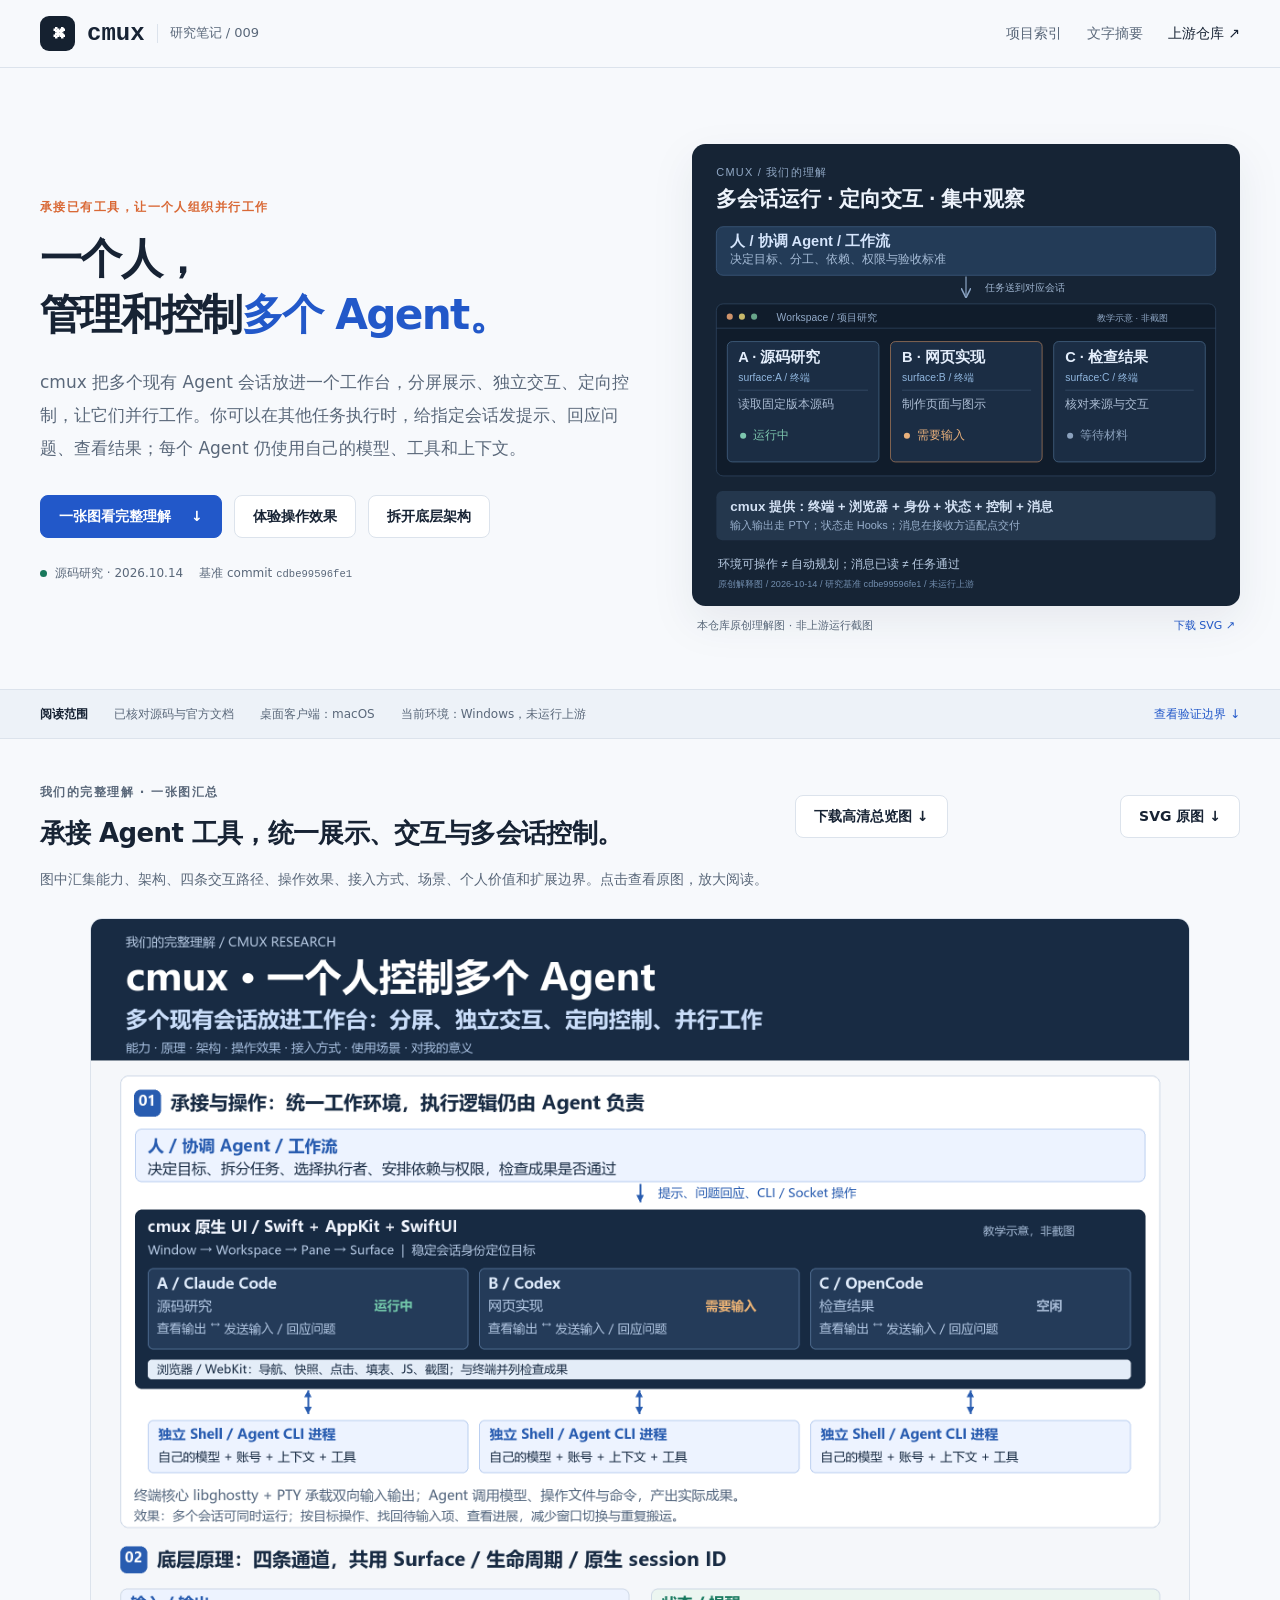
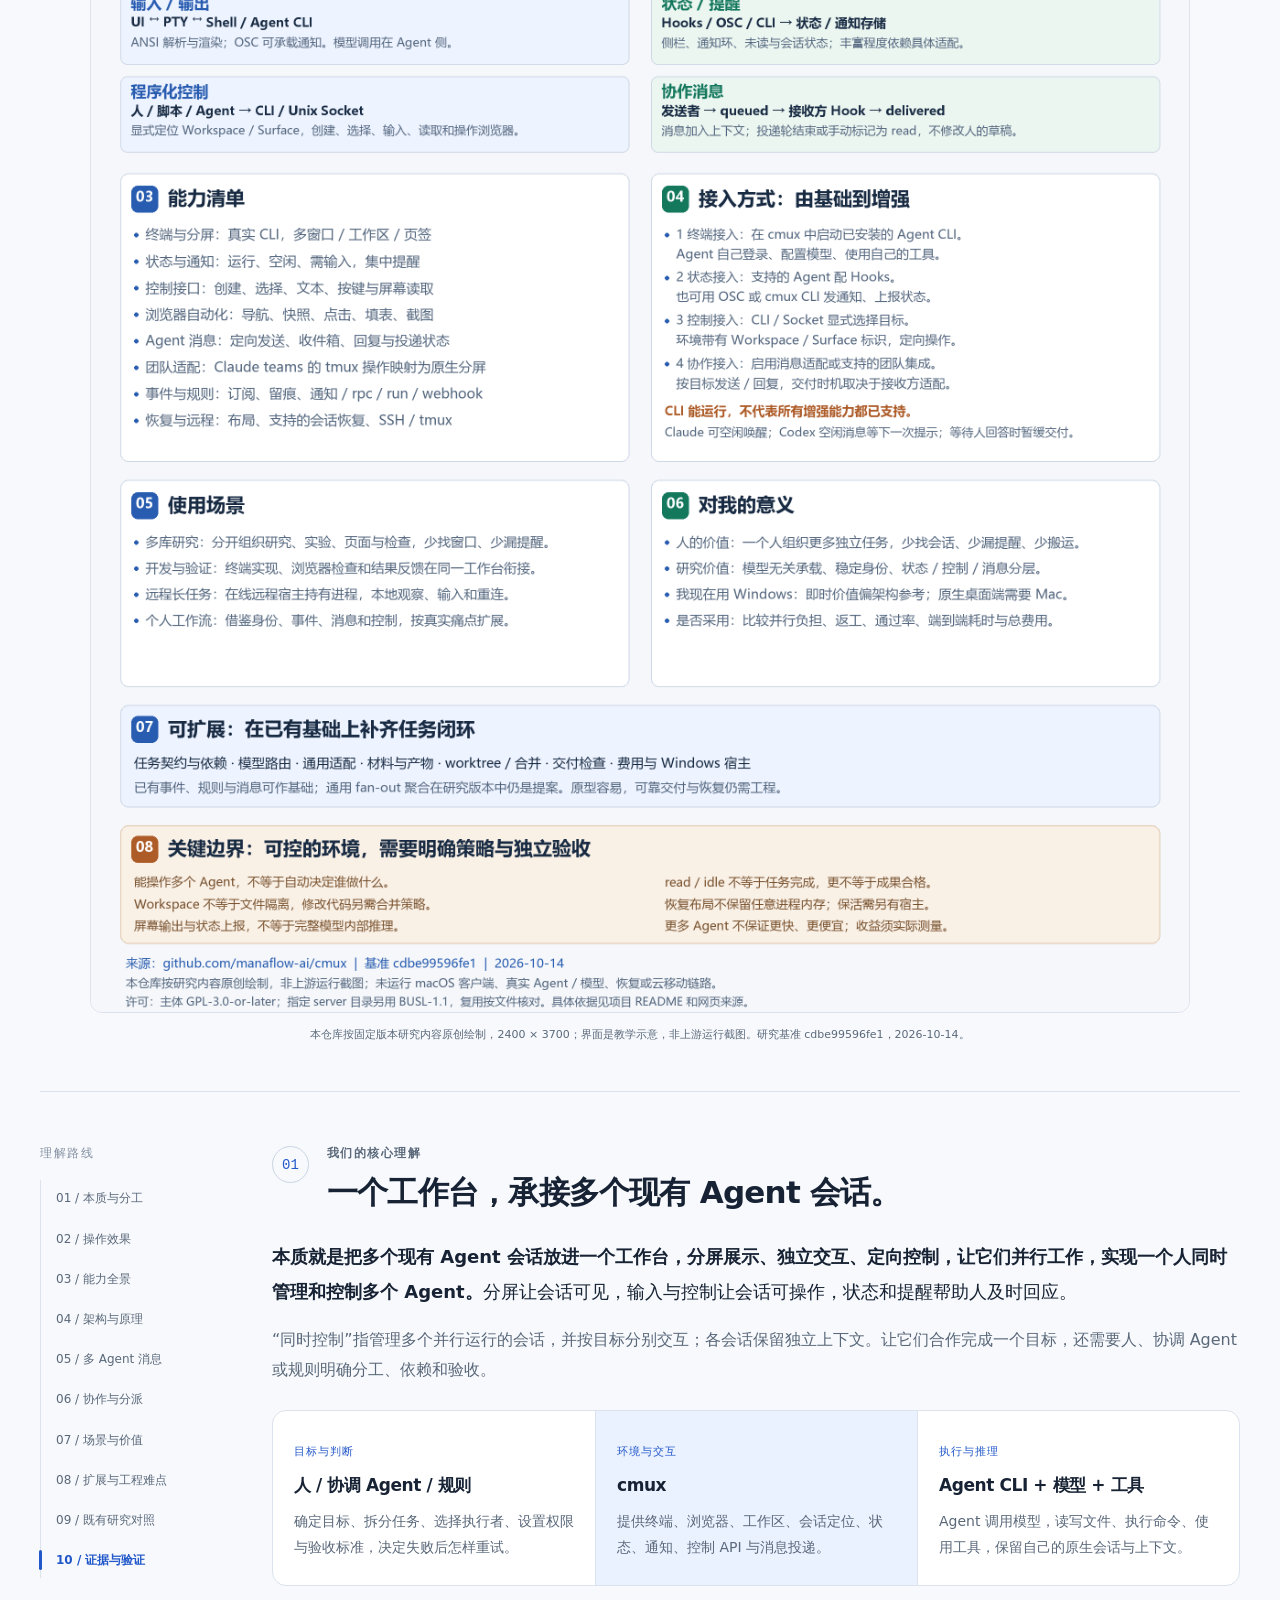
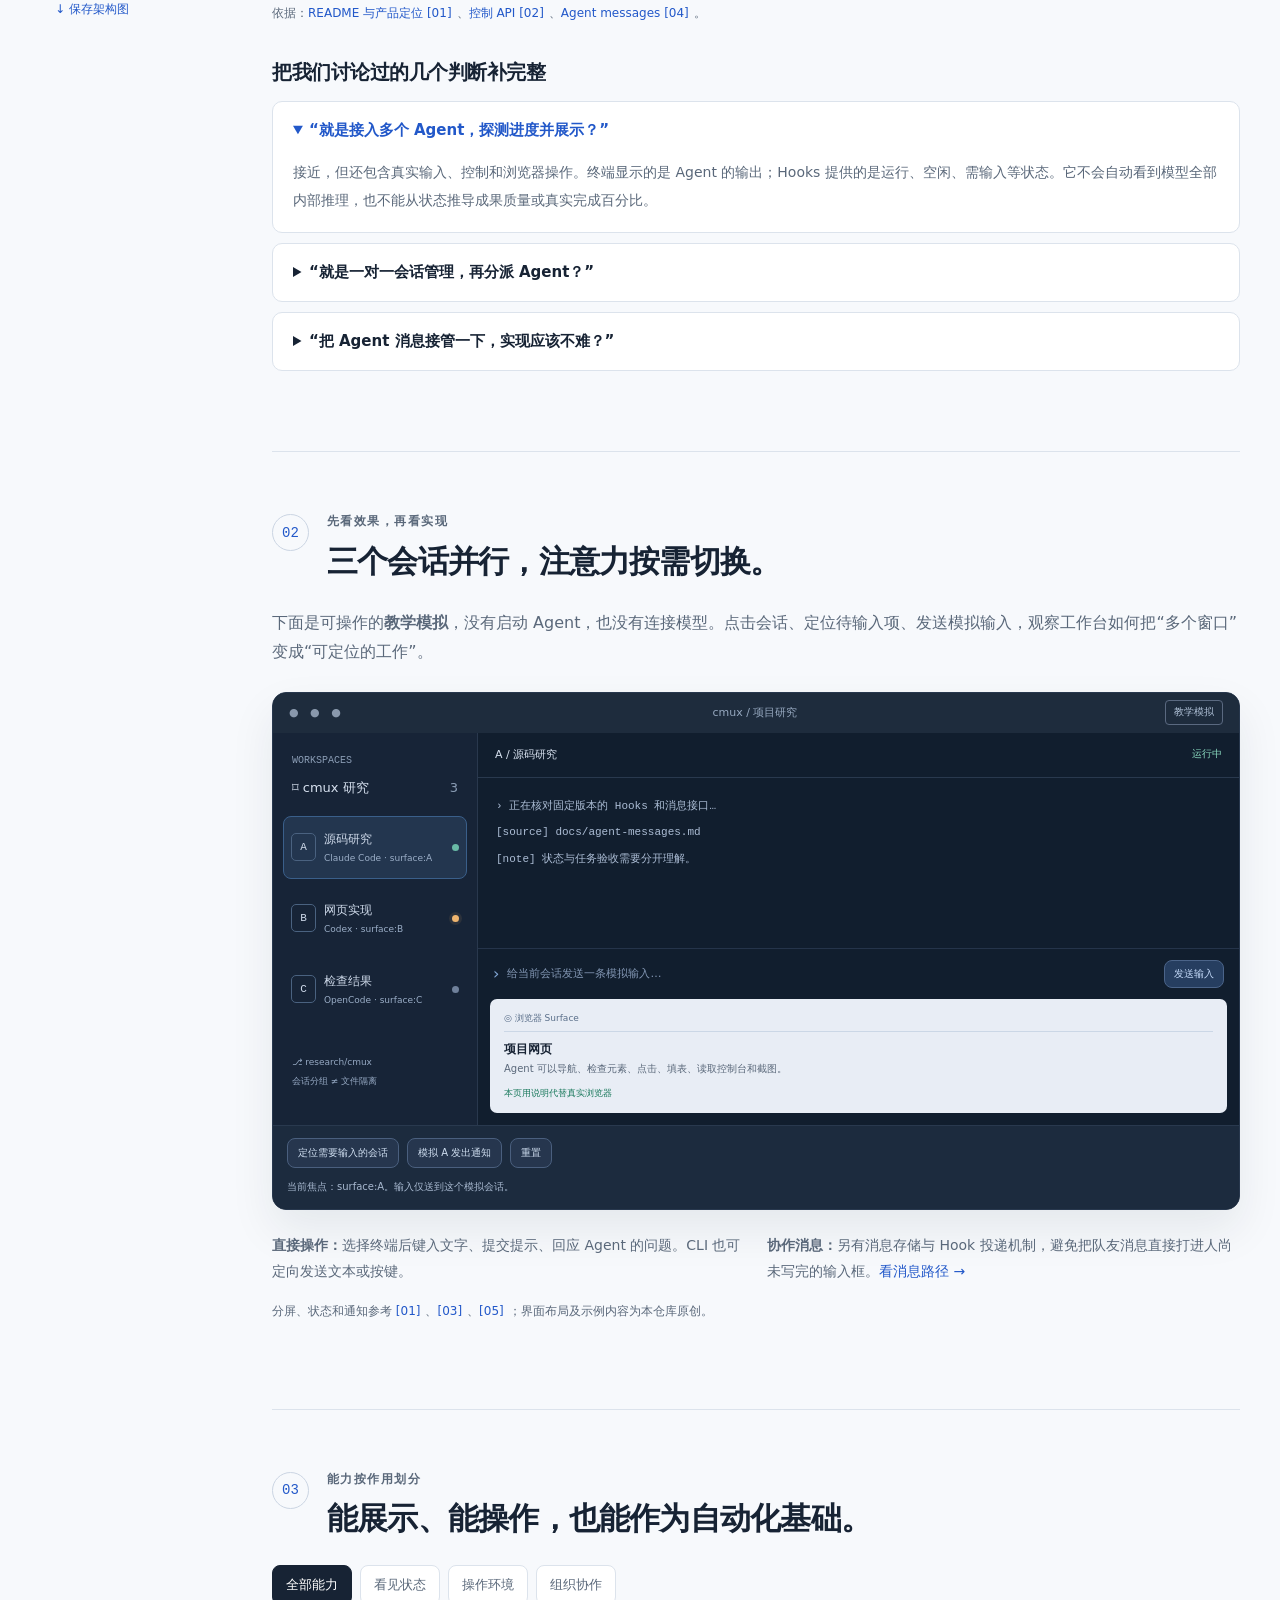
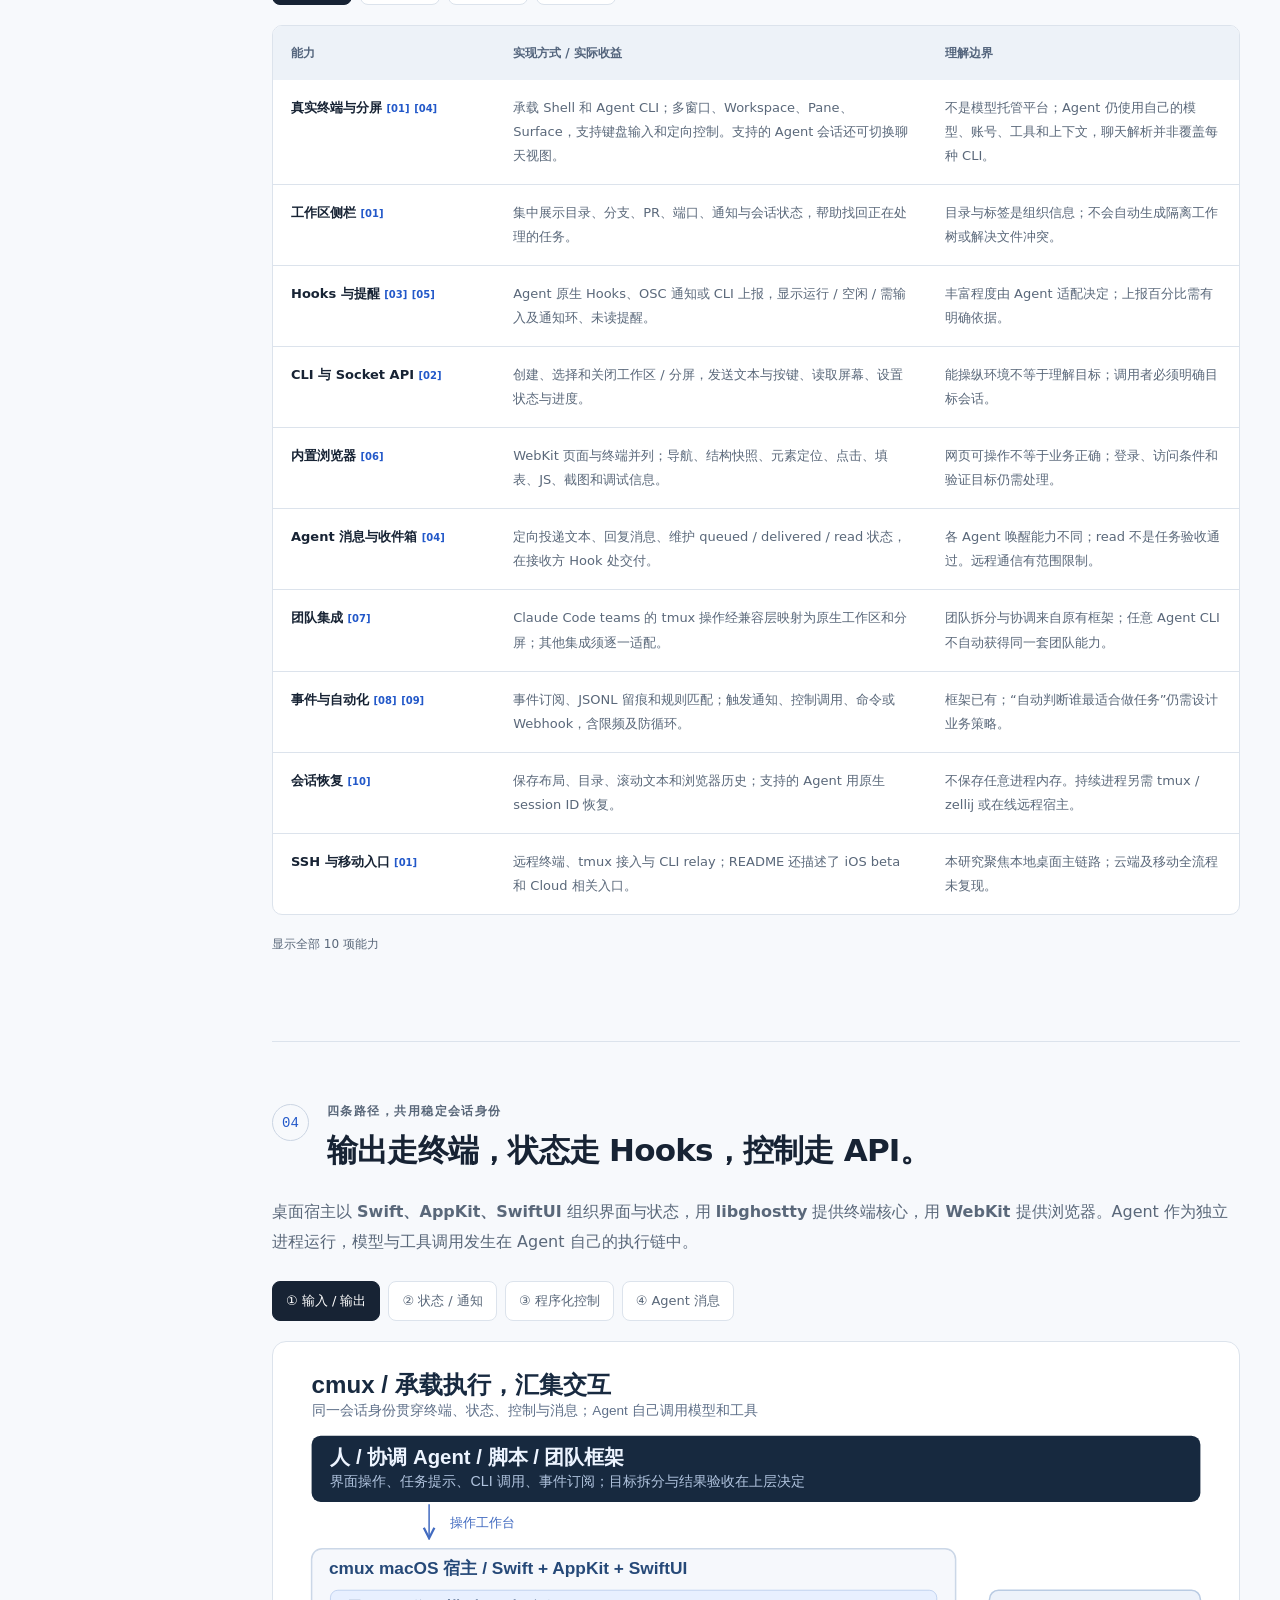
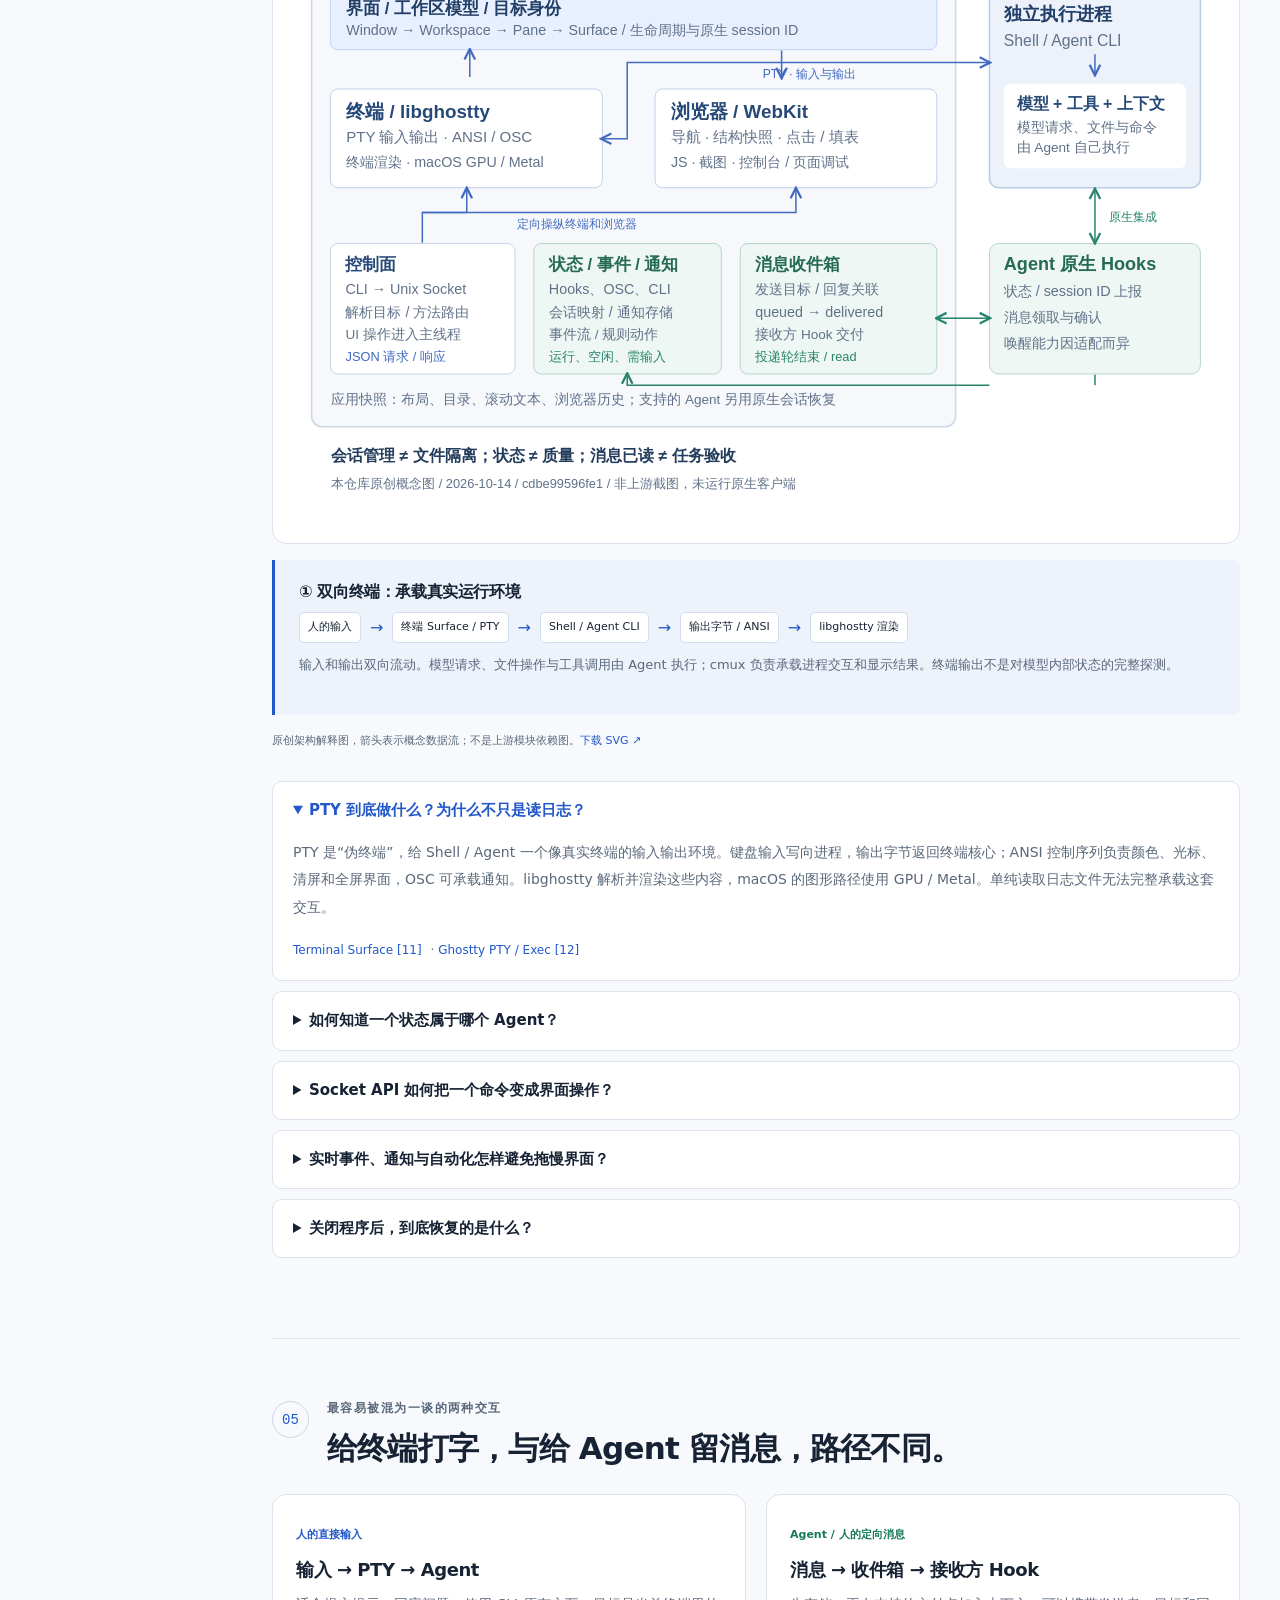
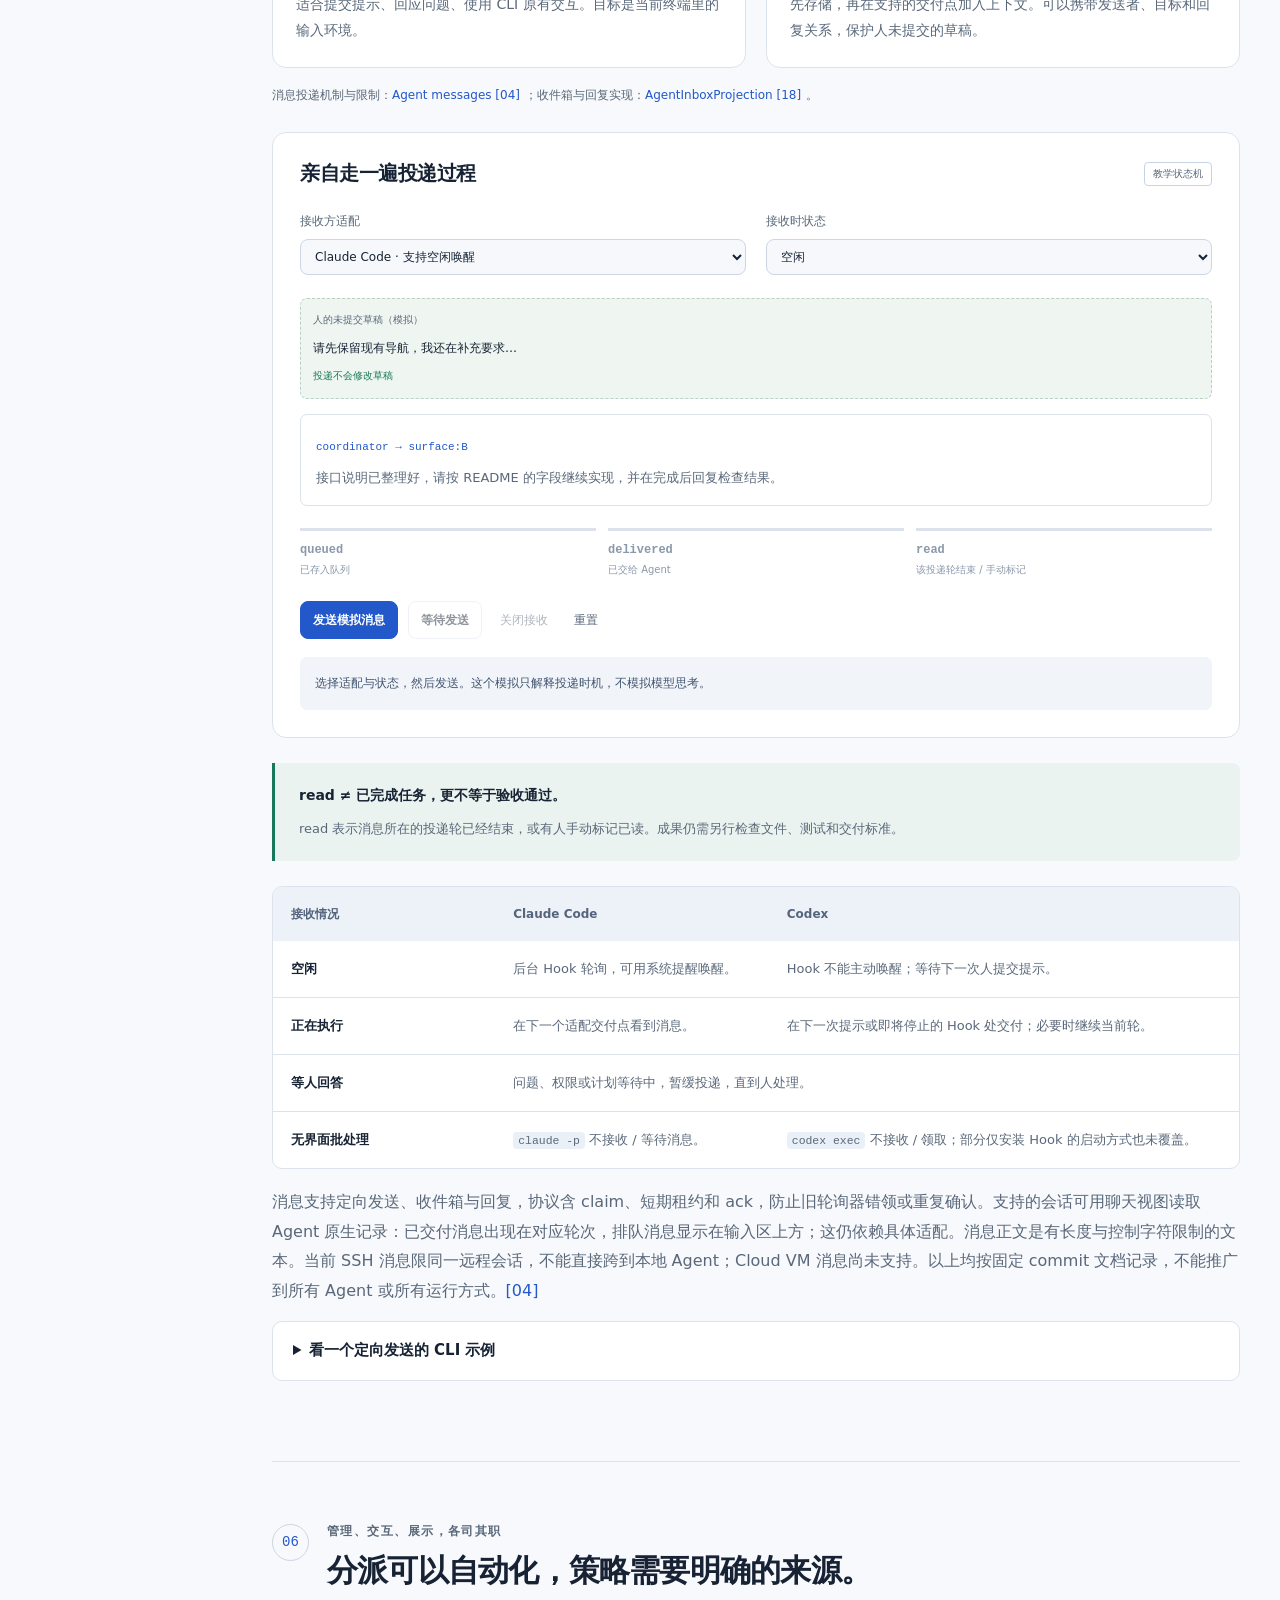
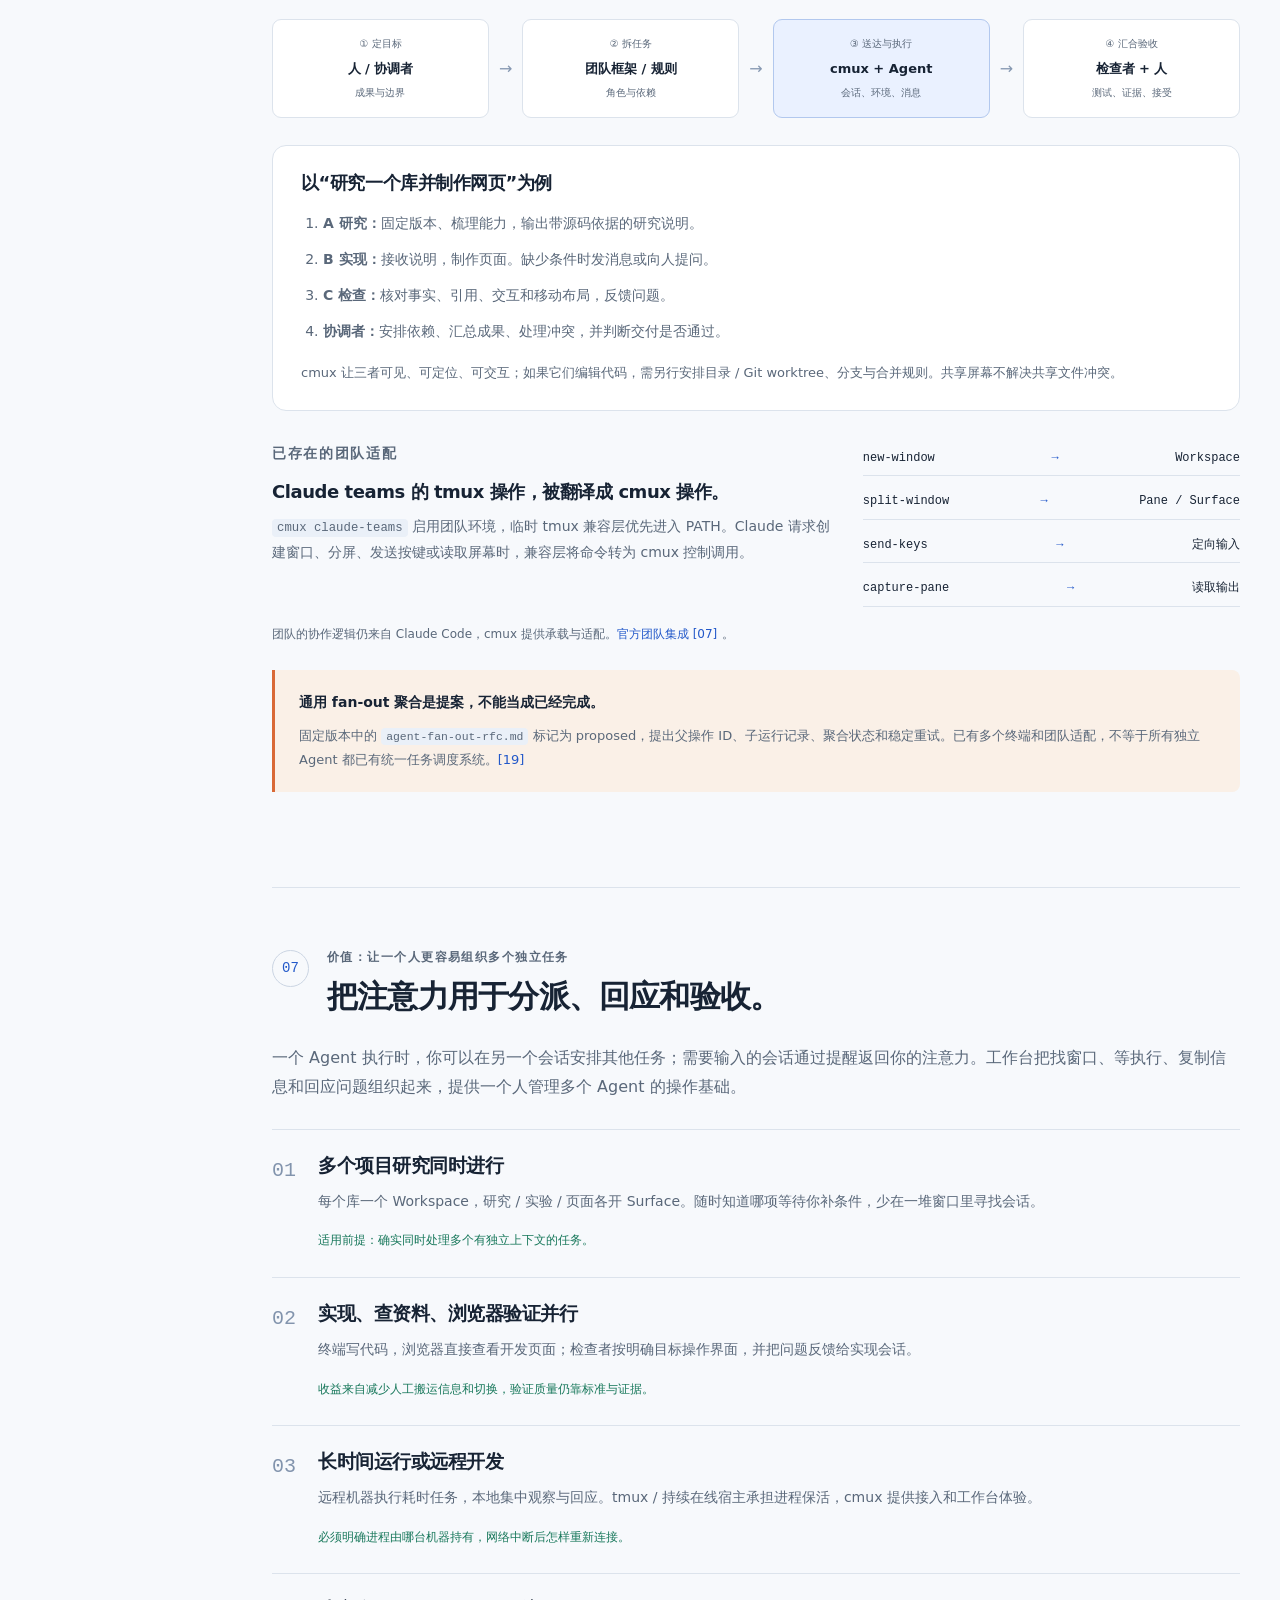
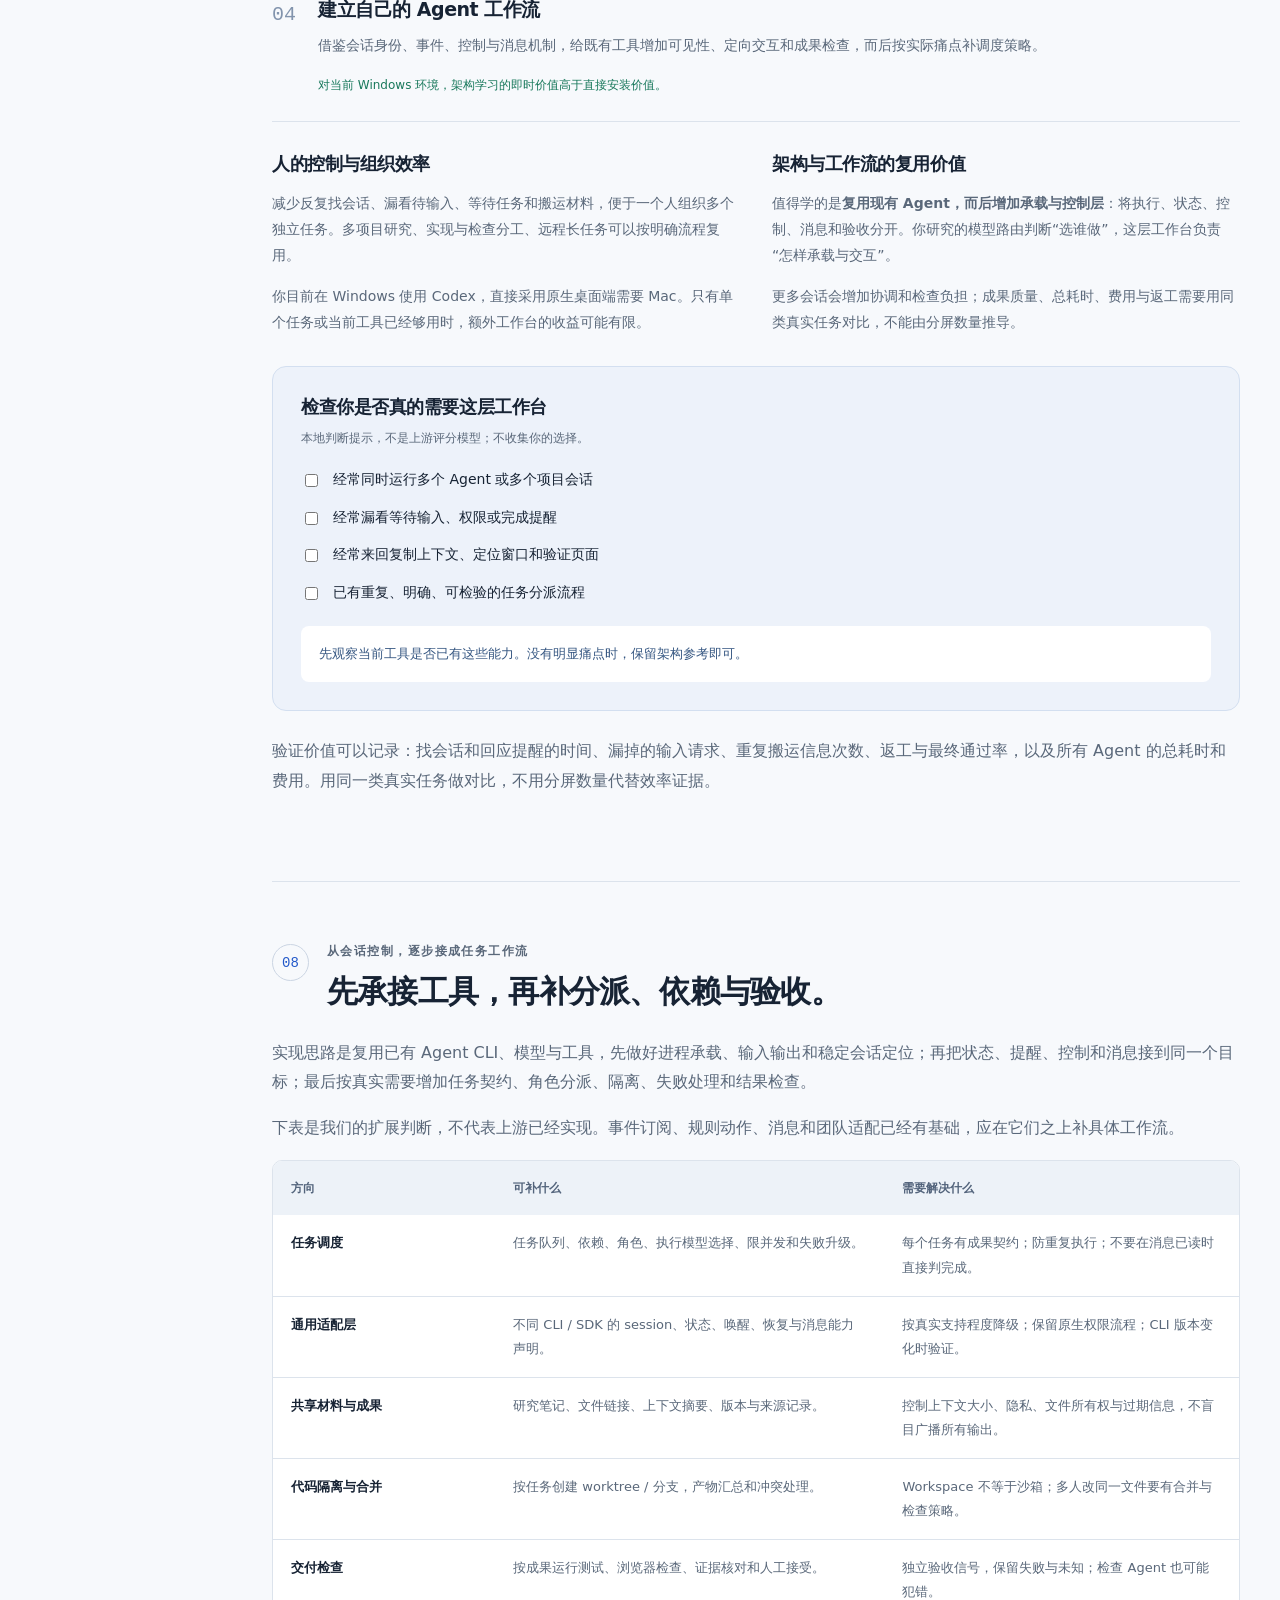
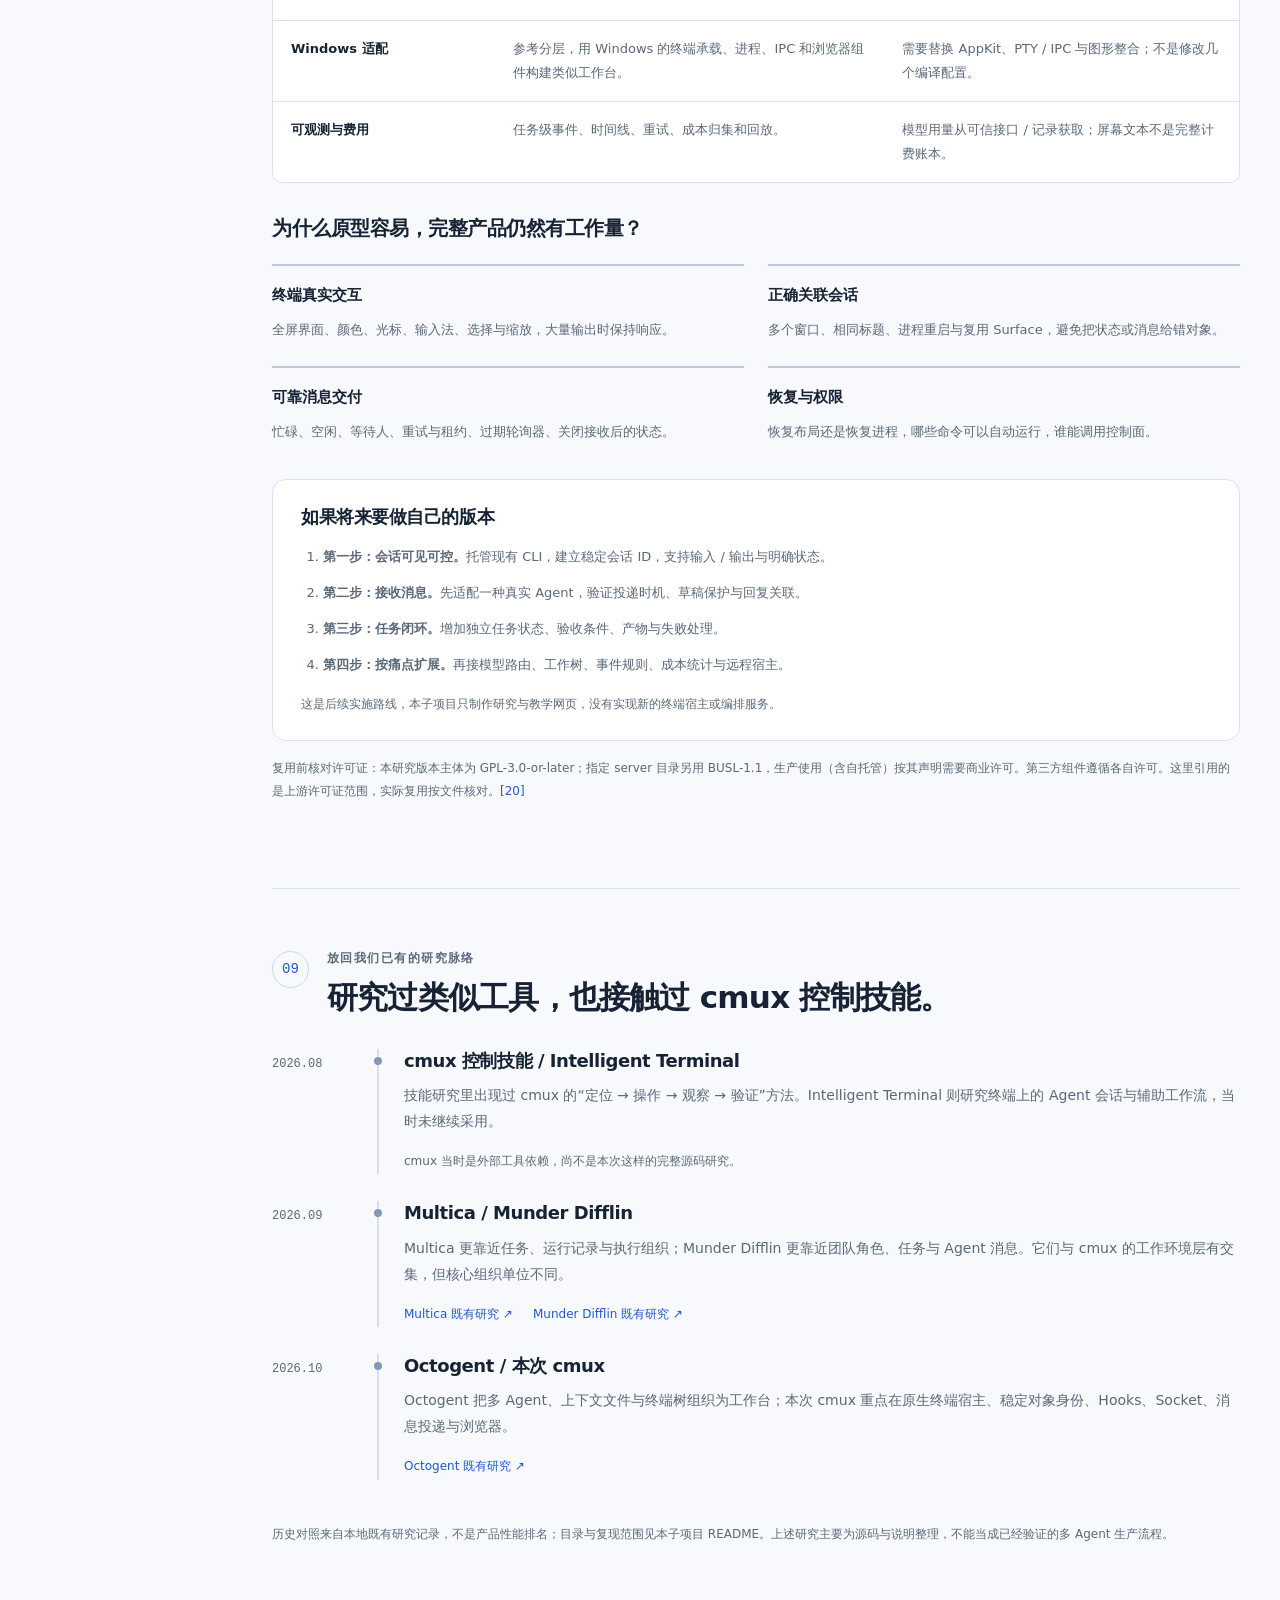
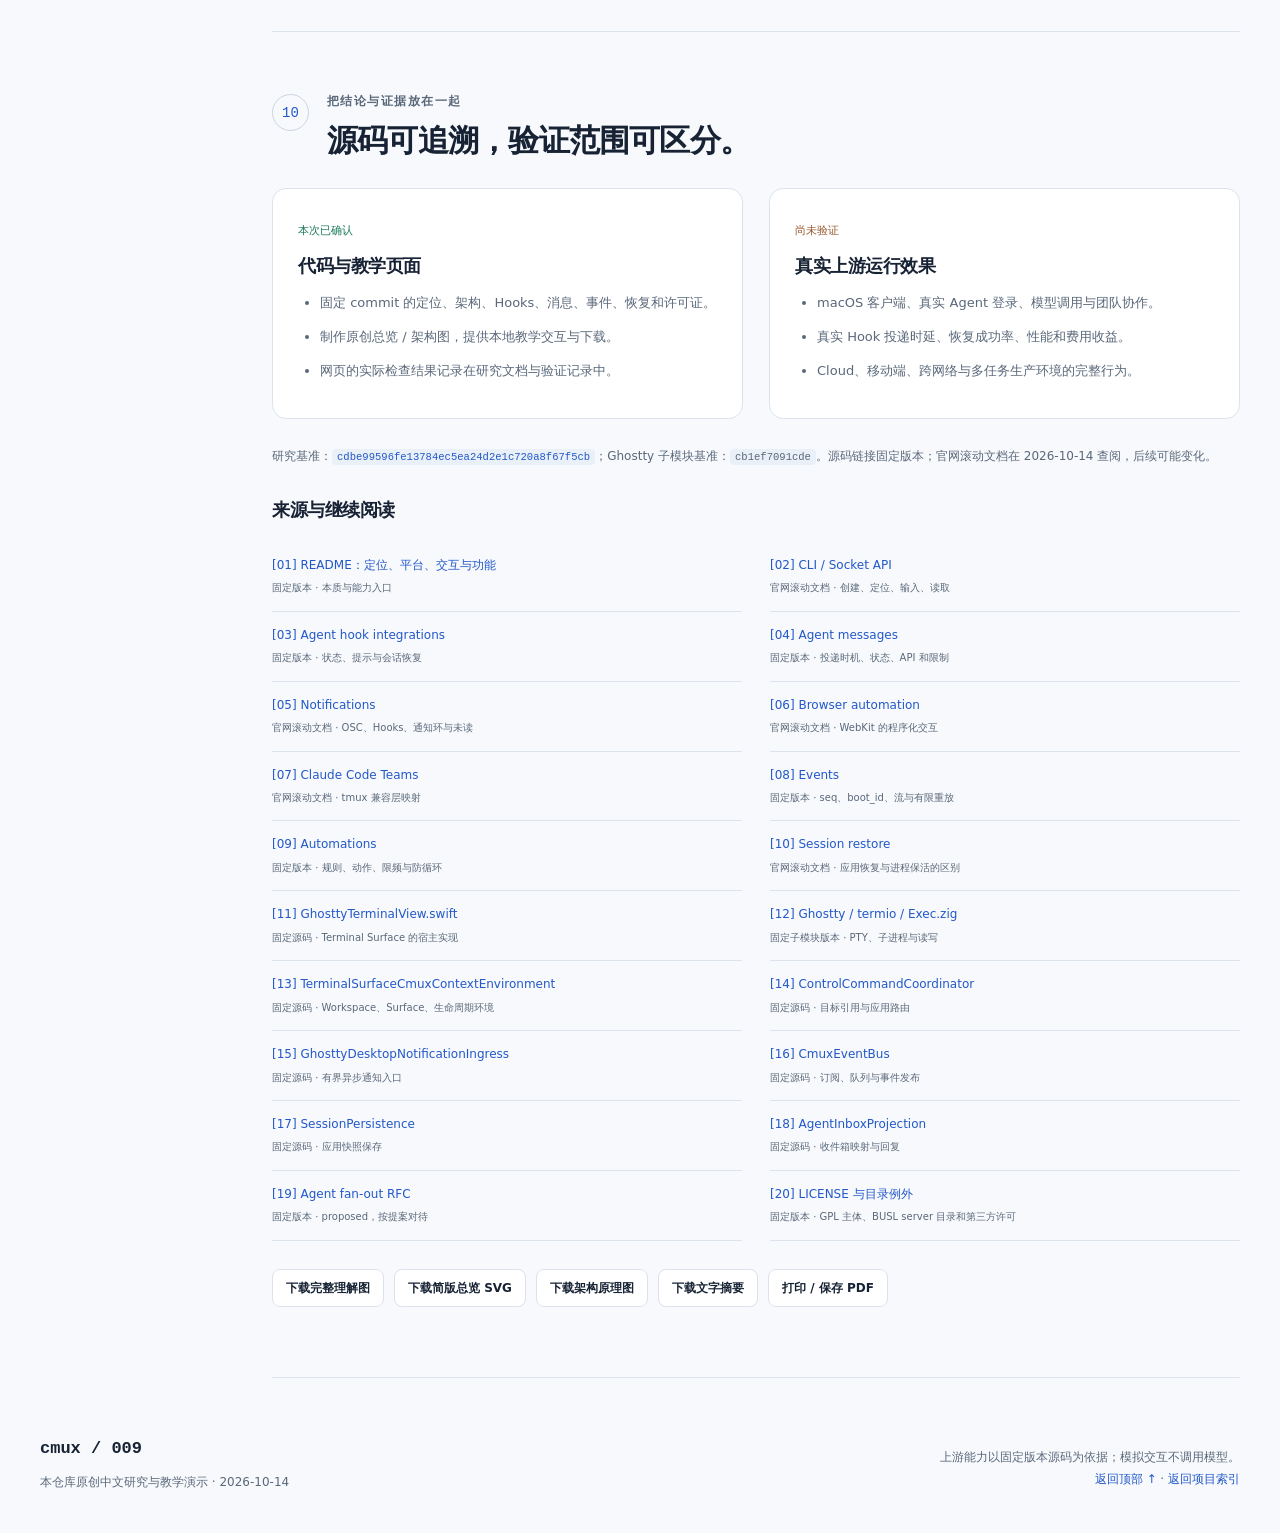
<file: projects/009-cmux/web/index.html>
<!doctype html>
<html lang="zh-CN">
<head>
  <meta charset="utf-8">
  <meta name="viewport" content="width=device-width, initial-scale=1">
  <meta name="description" content="cmux 把多个现有 Agent 会话放进一个工作台，分屏展示、独立交互、定向控制，让它们并行工作，使一个人能够同时管理和控制多个 Agent。中文研究说明价值、原理、接入与扩展思路，提供完整理解图和交互教学。">
  <meta name="theme-color" content="#172334">
  <title>cmux · 一个人控制多个现有 Agent 的工作台</title>
  <link rel="stylesheet" href="./styles.css">
  <script src="./app.js" defer></script>
</head>
<body>
<a class="skip-link" href="#main">跳到正文</a>
<header class="masthead">
  <a class="brand" href="#top"><span class="brand-icon" aria-hidden="true">⌘</span> cmux <span class="brand-note">研究笔记 / 009</span></a>
  <nav aria-label="全局导航"><a href="../">项目索引</a><a href="./research-summary.txt">文字摘要</a><a class="external" href="https://github.com/manaflow-ai/cmux" target="_blank" rel="noopener noreferrer">上游仓库 ↗</a></nav>
</header>
<main id="main">
<section class="hero wrap" id="top">
  <div class="hero-copy">
    <p class="eyebrow">承接已有工具，让一个人组织并行工作</p>
    <h1>一个人，<br>管理和控制<span>多个 Agent。</span></h1>
    <p class="hero-lead">cmux 把多个现有 Agent 会话放进一个工作台，分屏展示、独立交互、定向控制，让它们并行工作。你可以在其他任务执行时，给指定会话发提示、回应问题、查看结果；每个 Agent 仍使用自己的模型、工具和上下文。</p>
    <div class="hero-actions"><a class="button primary" href="#understanding">一张图看完整理解 <span aria-hidden="true">↓</span></a><a class="button secondary" href="#workbench">体验操作效果</a><a class="button secondary" href="#architecture">拆开底层架构</a></div>
    <div class="research-stamp"><span class="dot"></span>源码研究 · 2026.10.14 <span>基准 commit <code>cdbe99596fe1</code></span></div>
  </div>
  <figure class="hero-figure">
    <img src="./assets/overview.svg" alt="本次研究总览：人或协调者把任务送往独立 Agent 会话，cmux 通过终端、状态、消息和浏览器提供操作环境；验收由上层工作流完成。">
    <figcaption>本仓库原创理解图 · 非上游运行截图 <a href="./assets/overview.svg" download="cmux-understanding.svg">下载 SVG ↗</a></figcaption>
  </figure>
</section>
<div class="scope-band"><div class="wrap"><strong>阅读范围</strong><span>已核对源码与官方文档</span><span>桌面客户端：macOS</span><span>当前环境：Windows，未运行上游</span><a href="#evidence">查看验证边界 ↓</a></div></div>
<section class="understanding-poster wrap" id="understanding" aria-labelledby="poster-title">
  <div class="poster-heading"><div><p class="eyebrow">我们的完整理解 · 一张图汇总</p><h2 id="poster-title">承接 Agent 工具，统一展示、交互与多会话控制。</h2></div><a class="button secondary" href="./assets/complete-understanding.png" download="cmux-complete-understanding.png">下载高清总览图 ↓</a><a class="button secondary" href="./assets/complete-understanding.svg" download="cmux-complete-understanding.svg">SVG 原图 ↓</a></div>
  <p class="poster-intro">图中汇集能力、架构、四条交互路径、操作效果、接入方式、场景、个人价值和扩展边界。点击查看原图，放大阅读。</p>
  <figure><a class="poster-frame" href="./assets/complete-understanding.png" target="_blank" rel="noopener noreferrer" aria-label="打开完整 cmux 理解图并放大阅读"><img src="./assets/complete-understanding.png" width="2400" height="3700" alt="cmux 完整理解图：承接现有 Agent CLI，在原生终端与浏览器 UI 中展示、交互和定向控制多个会话；八部分说明职责分工、架构原理、效果、能力、接入、个人价值、扩展与边界，非上游运行截图。" loading="lazy"></a><figcaption>本仓库按固定版本研究内容原创绘制，2400 × 3700；界面是教学示意，非上游运行截图。研究基准 cdbe99596fe1，2026-10-14。</figcaption></figure>
</section>
<div class="reading-layout wrap">
  <aside class="contents" aria-label="章节目录">
    <p>理解路线</p>
    <nav>
      <a href="#essence">01 / 本质与分工</a><a href="#workbench">02 / 操作效果</a><a href="#capabilities">03 / 能力全景</a><a href="#architecture">04 / 架构与原理</a><a href="#messages">05 / 多 Agent 消息</a><a href="#collaboration">06 / 协作与分派</a><a href="#scenarios">07 / 场景与价值</a><a href="#extensions">08 / 扩展与工程难点</a><a href="#history">09 / 既有研究对照</a><a href="#evidence">10 / 证据与验证</a>
    </nav>
    <a class="download-note" href="./assets/architecture.svg" download="cmux-architecture.svg">↓ 保存架构图</a>
  </aside>
  <div class="chapters">
    <section id="essence" class="chapter">
      <div class="section-heading"><span class="section-no">01</span><div><p class="eyebrow">我们的核心理解</p><h2>一个工作台，承接多个现有 Agent 会话。</h2></div></div>
      <p class="lead"><strong>本质就是把多个现有 Agent 会话放进一个工作台，分屏展示、独立交互、定向控制，让它们并行工作，实现一个人同时管理和控制多个 Agent。</strong>分屏让会话可见，输入与控制让会话可操作，状态和提醒帮助人及时回应。</p>
      <p>“同时控制”指管理多个并行运行的会话，并按目标分别交互；各会话保留独立上下文。让它们合作完成一个目标，还需要人、协调 Agent 或规则明确分工、依赖和验收。</p>
      <div class="responsibilities">
        <article><span>目标与判断</span><h3>人 / 协调 Agent / 规则</h3><p>确定目标、拆分任务、选择执行者、设置权限与验收标准，决定失败后怎样重试。</p></article>
        <article class="highlight"><span>环境与交互</span><h3>cmux</h3><p>提供终端、浏览器、工作区、会话定位、状态、通知、控制 API 与消息投递。</p></article>
        <article><span>执行与推理</span><h3>Agent CLI + 模型 + 工具</h3><p>Agent 调用模型，读写文件、执行命令、使用工具，保留自己的原生会话与上下文。</p></article>
      </div>
      <p class="source-note">依据：<a href="#s-readme">README 与产品定位 [01]</a>、<a href="#s-api">控制 API [02]</a>、<a href="#s-messages">Agent messages [04]</a>。</p>
      <div class="understanding"><h3>把我们讨论过的几个判断补完整</h3>
        <details open><summary>“就是接入多个 Agent，探测进度并展示？”</summary><p>接近，但还包含真实输入、控制和浏览器操作。终端显示的是 Agent 的输出；Hooks 提供的是运行、空闲、需输入等状态。它不会自动看到模型全部内部推理，也不能从状态推导成果质量或真实完成百分比。</p></details>
        <details><summary>“就是一对一会话管理，再分派 Agent？”</summary><p>可以作为第一层理解。但一个 Workspace 能容纳多个 Agent；接收对象主要定位到 Surface。cmux 提供“把任务送到谁”的机制，“为什么选它、任务怎么拆”需要人、已有团队框架或上层策略。</p></details>
        <details><summary>“把 Agent 消息接管一下，实现应该不难？”</summary><p>演示版可以很轻：起几个进程、接收输出、展示状态、定向发消息。完整产品还要处理终端协议、输入草稿、进程重启、会话绑定、消息重试、线程与性能、状态恢复和 Agent 差异。后文逐项解释。</p></details>
      </div>
    </section>

    <section id="workbench" class="chapter wide-section">
      <div class="section-heading"><span class="section-no">02</span><div><p class="eyebrow">先看效果，再看实现</p><h2>三个会话并行，注意力按需切换。</h2></div></div>
      <p>下面是可操作的<strong>教学模拟</strong>，没有启动 Agent，也没有连接模型。点击会话、定位待输入项、发送模拟输入，观察工作台如何把“多个窗口”变成“可定位的工作”。</p>
      <div class="workbench" aria-label="多 Agent 工作台教学模拟">
        <div class="window-bar"><span class="traffic" aria-hidden="true">● ● ●</span><span>cmux / 项目研究</span><span class="simulation-label">教学模拟</span></div>
        <div class="workbench-body">
          <div class="demo-sidebar"><div class="sidebar-label">WORKSPACES</div><div class="workspace-title">⌑ cmux 研究 <span>3</span></div>
            <button class="agent-choice" data-agent="research" aria-pressed="true"><span class="avatar">A</span><span><strong>源码研究</strong><small>Claude Code · surface:A</small></span><i class="status-dot running" title="运行中"></i></button>
            <button class="agent-choice" data-agent="build" aria-pressed="false"><span class="avatar">B</span><span><strong>网页实现</strong><small>Codex · surface:B</small></span><i class="status-dot waiting" title="需要输入"></i></button>
            <button class="agent-choice" data-agent="check" aria-pressed="false"><span class="avatar">C</span><span><strong>检查结果</strong><small>OpenCode · surface:C</small></span><i class="status-dot idle" title="空闲"></i></button>
            <div class="sidebar-footer"><span>⎇ research/cmux</span><span>会话分组 ≠ 文件隔离</span></div>
          </div>
          <div class="demo-main">
            <div class="pane-heading"><span id="demo-title">A / 源码研究</span><span id="demo-state" class="state-pill">运行中</span></div>
            <div id="demo-output" class="terminal-output" role="log" aria-label="当前模拟终端输出"></div>
            <form id="terminal-form" class="terminal-form"><label class="sr-only" for="terminal-input">发送到当前模拟终端的文本</label><span aria-hidden="true">›</span><input id="terminal-input" placeholder="给当前会话发送一条模拟输入…" maxlength="240" autocomplete="off"><button type="submit">发送输入</button></form>
            <div class="preview-pane"><span>◎ 浏览器 Surface</span><div><strong>项目网页</strong><small>Agent 可以导航、检查元素、点击、填表、读取控制台和截图。</small></div><span class="preview-check">本页用说明代替真实浏览器</span></div>
          </div>
        </div>
        <div class="demo-toolbar"><button id="jump-attention">定位需要输入的会话</button><button id="simulate-notification">模拟 A 发出通知</button><button id="reset-workbench">重置</button><span id="demo-feedback" role="status">当前焦点：surface:A</span></div>
      </div>
      <div class="two-notes"><p><strong>直接操作：</strong>选择终端后键入文字、提交提示、回应 Agent 的问题。CLI 也可定向发送文本或按键。</p><p><strong>协作消息：</strong>另有消息存储与 Hook 投递机制，避免把队友消息直接打进人尚未写完的输入框。<a href="#messages">看消息路径 →</a></p></div>
      <p class="source-note">分屏、状态和通知参考 <a href="#s-readme">[01]</a>、<a href="#s-hooks">[03]</a>、<a href="#s-notifications">[05]</a>；界面布局及示例内容为本仓库原创。</p>
    </section>

    <section id="capabilities" class="chapter">
      <div class="section-heading"><span class="section-no">03</span><div><p class="eyebrow">能力按作用划分</p><h2>能展示、能操作，也能作为自动化基础。</h2></div></div>
      <div class="filter-bar" role="group" aria-label="能力筛选"><button class="active" data-filter="all" aria-pressed="true">全部能力</button><button data-filter="observe" aria-pressed="false">看见状态</button><button data-filter="control" aria-pressed="false">操作环境</button><button data-filter="collaborate" aria-pressed="false">组织协作</button></div>
      <div class="table-scroll"><table class="capability-table"><thead><tr><th>能力</th><th>实现方式 / 实际收益</th><th>理解边界</th></tr></thead><tbody>
        <tr data-category="control"><th>真实终端与分屏 <a href="#s-readme">[01]</a> <a href="#s-messages">[04]</a></th><td>承载 Shell 和 Agent CLI；多窗口、Workspace、Pane、Surface，支持键盘输入和定向控制。支持的 Agent 会话还可切换聊天视图。</td><td>不是模型托管平台；Agent 仍使用自己的模型、账号、工具和上下文，聊天解析并非覆盖每种 CLI。</td></tr>
        <tr data-category="observe"><th>工作区侧栏 <a href="#s-readme">[01]</a></th><td>集中展示目录、分支、PR、端口、通知与会话状态，帮助找回正在处理的任务。</td><td>目录与标签是组织信息；不会自动生成隔离工作树或解决文件冲突。</td></tr>
        <tr data-category="observe"><th>Hooks 与提醒 <a href="#s-hooks">[03]</a> <a href="#s-notifications">[05]</a></th><td>Agent 原生 Hooks、OSC 通知或 CLI 上报，显示运行 / 空闲 / 需输入及通知环、未读提醒。</td><td>丰富程度由 Agent 适配决定；上报百分比需有明确依据。</td></tr>
        <tr data-category="control"><th>CLI 与 Socket API <a href="#s-api">[02]</a></th><td>创建、选择和关闭工作区 / 分屏，发送文本与按键、读取屏幕、设置状态与进度。</td><td>能操纵环境不等于理解目标；调用者必须明确目标会话。</td></tr>
        <tr data-category="control"><th>内置浏览器 <a href="#s-browser">[06]</a></th><td>WebKit 页面与终端并列；导航、结构快照、元素定位、点击、填表、JS、截图和调试信息。</td><td>网页可操作不等于业务正确；登录、访问条件和验证目标仍需处理。</td></tr>
        <tr data-category="collaborate"><th>Agent 消息与收件箱 <a href="#s-messages">[04]</a></th><td>定向投递文本、回复消息、维护 queued / delivered / read 状态，在接收方 Hook 处交付。</td><td>各 Agent 唤醒能力不同；read 不是任务验收通过。远程通信有范围限制。</td></tr>
        <tr data-category="collaborate"><th>团队集成 <a href="#s-teams">[07]</a></th><td>Claude Code teams 的 tmux 操作经兼容层映射为原生工作区和分屏；其他集成须逐一适配。</td><td>团队拆分与协调来自原有框架；任意 Agent CLI 不自动获得同一套团队能力。</td></tr>
        <tr data-category="collaborate"><th>事件与自动化 <a href="#s-events">[08]</a> <a href="#s-automations">[09]</a></th><td>事件订阅、JSONL 留痕和规则匹配；触发通知、控制调用、命令或 Webhook，含限频及防循环。</td><td>框架已有；“自动判断谁最适合做任务”仍需设计业务策略。</td></tr>
        <tr data-category="control"><th>会话恢复 <a href="#s-restore">[10]</a></th><td>保存布局、目录、滚动文本和浏览器历史；支持的 Agent 用原生 session ID 恢复。</td><td>不保存任意进程内存。持续进程另需 tmux / zellij 或在线远程宿主。</td></tr>
        <tr data-category="control"><th>SSH 与移动入口 <a href="#s-readme">[01]</a></th><td>远程终端、tmux 接入与 CLI relay；README 还描述了 iOS beta 和 Cloud 相关入口。</td><td>本研究聚焦本地桌面主链路；云端及移动全流程未复现。</td></tr>
      </tbody></table></div>
      <p id="filter-count" class="source-note" role="status">显示全部 10 项能力</p>
    </section>

    <section id="architecture" class="chapter">
      <div class="section-heading"><span class="section-no">04</span><div><p class="eyebrow">四条路径，共用稳定会话身份</p><h2>输出走终端，状态走 Hooks，控制走 API。</h2></div></div>
      <p>桌面宿主以 <strong>Swift、AppKit、SwiftUI</strong> 组织界面与状态，用 <strong>libghostty</strong> 提供终端核心，用 <strong>WebKit</strong> 提供浏览器。Agent 作为独立进程运行，模型与工具调用发生在 Agent 自己的执行链中。</p>
      <div class="path-tabs" role="group" aria-label="选择架构路径"><button data-path="terminal" class="active" aria-pressed="true">① 输入 / 输出</button><button data-path="status" aria-pressed="false">② 状态 / 通知</button><button data-path="control" aria-pressed="false">③ 程序化控制</button><button data-path="message" aria-pressed="false">④ Agent 消息</button></div>
      <div class="architecture-figure"><img src="./assets/architecture.svg" alt="cmux 架构图：界面与工作区管理、libghostty 与 PTY、独立 Agent 进程、Hooks 与通知、CLI 和 Unix Socket、消息收件箱以及 WebKit 浏览器之间的双向连接。"></div>
      <div id="path-detail" class="path-detail" aria-live="polite"></div>
      <p class="figure-caption">原创架构解释图，箭头表示概念数据流；不是上游模块依赖图。<a href="./assets/architecture.svg" download="cmux-architecture.svg">下载 SVG ↗</a></p>
      <div class="implementation-notes">
        <details open><summary>PTY 到底做什么？为什么不只是读日志？</summary><p>PTY 是“伪终端”，给 Shell / Agent 一个像真实终端的输入输出环境。键盘输入写向进程，输出字节返回终端核心；ANSI 控制序列负责颜色、光标、清屏和全屏界面，OSC 可承载通知。libghostty 解析并渲染这些内容，macOS 的图形路径使用 GPU / Metal。单纯读取日志文件无法完整承载这套交互。</p><p class="source-note"><a href="#s-terminal">Terminal Surface [11]</a> · <a href="#s-pty">Ghostty PTY / Exec [12]</a></p></details>
        <details><summary>如何知道一个状态属于哪个 Agent？</summary><p>对象层级是 Window → Workspace → Pane → Surface。Workspace 是侧栏工作单元，Pane 是分屏区域，Surface 是其中一个终端或浏览器页签。终端注入 <code>CMUX_WORKSPACE_ID</code>、<code>CMUX_SURFACE_ID</code>、<code>CMUX_TERMINAL_LIFECYCLE_ID</code> 与 <code>CMUX_SOCKET_PATH</code>，Hooks 再关联 Agent 原生 session ID、目录与可用的进程信息。</p><p>Surface 身份定位接收对象；生命周期标识帮助区分同一个界面里不同代的进程。会话绑定、过期事件与重启恢复比“按窗口标题找 Agent”可靠。</p><p class="source-note"><a href="#s-context">上下文环境实现 [13]</a> · <a href="#s-hooks">Hooks [03]</a></p></details>
        <details><summary>Socket API 如何把一个命令变成界面操作？</summary><p>CLI 根据显式目标或当前环境找到本地 Unix Socket，发送包含 <code>id / method / params</code> 的 JSON 请求。控制协调器解析请求、解析稳定 ID / 引用并路由到应用；涉及 UI 状态的操作进入主线程，完成后返回结果。这是请求 / 响应接口，不宜笼统称为标准 JSON-RPC 2.0。</p><p>默认访问规则面向 cmux 所启动的子进程；权限与开放模式需按用途配置。浏览器操作通过同一控制面进入 WebKit，Agent 不必模拟桌面鼠标。</p><p class="source-note"><a href="#s-api">API [02]</a> · <a href="#s-control">ControlCommandCoordinator [14]</a></p></details>
        <details><summary>实时事件、通知与自动化怎样避免拖慢界面？</summary><p>通知入口通过有界异步队列交给应用侧消费，再根据工作区与 Surface 更新通知存储。事件总线提供带 <code>seq</code> 和 <code>boot_id</code> 的流式订阅及有限重放；进程重启或重放出现缺口后，客户端应刷新状态快照。</p><p>自动化规则匹配事件与属性后执行动作，限制触发频率和并发，并用触发链防止规则相互无限触发。它已经提供事件框架，后续扩展应围绕具体任务规则。</p><p class="source-note"><a href="#s-ingress">通知入口 [15]</a> · <a href="#s-events">事件 [08]</a> · <a href="#s-eventbus">事件总线 [16]</a> · <a href="#s-automations">自动化 [09]</a></p></details>
        <details><summary>关闭程序后，到底恢复的是什么？</summary><p>保存的是版本化的应用状态与可用的 Agent 会话映射。重开时先重建布局、目录、滚动文本和浏览器历史，再按支持的 Agent 原生命令恢复会话。普通进程的内存、打开文件状态和所有工具执行现场不会自动保留。</p><p>希望 cmux 退出后进程继续运行，可以选用本地 tmux / zellij；本地宿主关机仍会中断。要跨本机离线继续执行，需要持续在线的远程机器与相应接入方案。</p><p class="source-note"><a href="#s-restore">Session restore [10]</a> · <a href="#s-persistence">SessionPersistence [17]</a></p></details>
      </div>
    </section>

    <section id="messages" class="chapter">
      <div class="section-heading"><span class="section-no">05</span><div><p class="eyebrow">最容易被混为一谈的两种交互</p><h2>给终端打字，与给 Agent 留消息，路径不同。</h2></div></div>
      <div class="route-comparison"><article><span class="route-label blue">人的直接输入</span><h3>输入 → PTY → Agent</h3><p>适合提交提示、回应问题、使用 CLI 原有交互。目标是当前终端里的输入环境。</p></article><article><span class="route-label green">Agent / 人的定向消息</span><h3>消息 → 收件箱 → 接收方 Hook</h3><p>先存储，再在支持的交付点加入上下文。可以携带发送者、目标和回复关系，保护人未提交的草稿。</p></article></div>
      <p class="source-note">消息投递机制与限制：<a href="#s-messages">Agent messages [04]</a>；收件箱与回复实现：<a href="#s-inbox">AgentInboxProjection [18]</a>。</p>
      <div class="message-lab">
        <div class="lab-heading"><h3>亲自走一遍投递过程</h3><span class="simulation-label light">教学状态机</span></div>
        <div class="lab-options"><label>接收方适配<select id="recipient-kind"><option value="claude">Claude Code · 支持空闲唤醒</option><option value="codex">Codex · 空闲等待下一次提示</option></select></label><label>接收时状态<select id="recipient-state"><option value="idle">空闲</option><option value="busy">正在执行</option><option value="human">正在等人回答 / 授权</option></select></label></div>
        <div class="draft-preserved"><span>人的未提交草稿（模拟）</span><q id="human-draft">请先保留现有导航，我还在补充要求…</q><span class="preserved">投递不会修改草稿</span></div>
        <div class="message-body"><span>coordinator → surface:B</span><p>接口说明已整理好，请按 README 的字段继续实现，并在完成后回复检查结果。</p></div>
        <ol class="delivery-track" aria-label="消息状态"><li data-message-state="queued"><b>queued</b><span>已存入队列</span></li><li data-message-state="delivered"><b>delivered</b><span>已交给 Agent</span></li><li data-message-state="read"><b>read</b><span>该投递轮结束 / 手动标记</span></li></ol>
        <div class="lab-controls"><button id="message-send" class="button primary">发送模拟消息</button><button id="message-advance" class="button secondary" disabled>等待发送</button><button id="message-disable" class="text-button" disabled>关闭接收</button><button id="message-reset" class="text-button">重置</button></div>
        <p id="message-feedback" class="lab-feedback" role="status">选择适配与状态，然后发送。这个模拟只解释投递时机，不模拟模型思考。</p>
      </div>
      <div class="callout"><strong>read ≠ 已完成任务，更不等于验收通过。</strong><p>read 表示消息所在的投递轮已经结束，或有人手动标记已读。成果仍需另行检查文件、测试和交付标准。</p></div>
      <div class="table-scroll"><table><thead><tr><th>接收情况</th><th>Claude Code</th><th>Codex</th></tr></thead><tbody><tr><th>空闲</th><td>后台 Hook 轮询，可用系统提醒唤醒。</td><td>Hook 不能主动唤醒；等待下一次人提交提示。</td></tr><tr><th>正在执行</th><td>在下一个适配交付点看到消息。</td><td>在下一次提示或即将停止的 Hook 处交付；必要时继续当前轮。</td></tr><tr><th>等人回答</th><td colspan="2">问题、权限或计划等待中，暂缓投递，直到人处理。</td></tr><tr><th>无界面批处理</th><td><code>claude -p</code> 不接收 / 等待消息。</td><td><code>codex exec</code> 不接收 / 领取；部分仅安装 Hook 的启动方式也未覆盖。</td></tr></tbody></table></div>
      <p>消息支持定向发送、收件箱与回复，协议含 claim、短期租约和 ack，防止旧轮询器错领或重复确认。支持的会话可用聊天视图读取 Agent 原生记录：已交付消息出现在对应轮次，排队消息显示在输入区上方；这仍依赖具体适配。消息正文是有长度与控制字符限制的文本。当前 SSH 消息限同一远程会话，不能直接跨到本地 Agent；Cloud VM 消息尚未支持。以上均按固定 commit 文档记录，不能推广到所有 Agent 或所有运行方式。<a href="#s-messages">[04]</a></p>
      <details class="code-example"><summary>看一个定向发送的 CLI 示例</summary><pre><code># 示例仅供理解，不在网页执行；先确认目标引用
cmux agent message surface:2 "接口说明已更新，请检查字段兼容性。"
cmux agent inbox</code></pre><p>发送目标可解析为 Surface / Workspace 的 ID、引用或唯一标题匹配；Workspace 最终解析到它对应的 Agent Surface。回复使用消息 ID 建立关联，CLI 和 Socket 共享这套机制。</p></details>
    </section>

    <section id="collaboration" class="chapter">
      <div class="section-heading"><span class="section-no">06</span><div><p class="eyebrow">管理、交互、展示，各司其职</p><h2>分派可以自动化，策略需要明确的来源。</h2></div></div>
      <div class="team-flow"><div><small>① 定目标</small><strong>人 / 协调者</strong><span>成果与边界</span></div><span aria-hidden="true">→</span><div><small>② 拆任务</small><strong>团队框架 / 规则</strong><span>角色与依赖</span></div><span aria-hidden="true">→</span><div class="emphasis"><small>③ 送达与执行</small><strong>cmux + Agent</strong><span>会话、环境、消息</span></div><span aria-hidden="true">→</span><div><small>④ 汇合验收</small><strong>检查者 + 人</strong><span>测试、证据、接受</span></div></div>
      <div class="collaboration-example"><h3>以“研究一个库并制作网页”为例</h3><ol><li><strong>A 研究：</strong>固定版本、梳理能力，输出带源码依据的研究说明。</li><li><strong>B 实现：</strong>接收说明，制作页面。缺少条件时发消息或向人提问。</li><li><strong>C 检查：</strong>核对事实、引用、交互和移动布局，反馈问题。</li><li><strong>协调者：</strong>安排依赖、汇总成果、处理冲突，并判断交付是否通过。</li></ol><p>cmux 让三者可见、可定位、可交互；如果它们编辑代码，需另行安排目录 / Git worktree、分支与合并规则。共享屏幕不解决共享文件冲突。</p></div>
      <div class="team-adapter"><div><p class="eyebrow">已存在的团队适配</p><h3>Claude teams 的 tmux 操作，被翻译成 cmux 操作。</h3><p><code>cmux claude-teams</code> 启用团队环境，临时 tmux 兼容层优先进入 PATH。Claude 请求创建窗口、分屏、发送按键或读取屏幕时，兼容层将命令转为 cmux 控制调用。</p></div><div class="mapping"><span>new-window <b>→</b> Workspace</span><span>split-window <b>→</b> Pane / Surface</span><span>send-keys <b>→</b> 定向输入</span><span>capture-pane <b>→</b> 读取输出</span></div></div>
      <p class="source-note">团队的协作逻辑仍来自 Claude Code，cmux 提供承载与适配。<a href="#s-teams">官方团队集成 [07]</a>。</p>
      <div class="callout warm"><strong>通用 fan-out 聚合是提案，不能当成已经完成。</strong><p>固定版本中的 <code>agent-fan-out-rfc.md</code> 标记为 proposed，提出父操作 ID、子运行记录、聚合状态和稳定重试。已有多个终端和团队适配，不等于所有独立 Agent 都已有统一任务调度系统。<a href="#s-fanout">[19]</a></p></div>
    </section>

    <section id="scenarios" class="chapter">
      <div class="section-heading"><span class="section-no">07</span><div><p class="eyebrow">价值：让一个人更容易组织多个独立任务</p><h2>把注意力用于分派、回应和验收。</h2></div></div>
      <p>一个 Agent 执行时，你可以在另一个会话安排其他任务；需要输入的会话通过提醒返回你的注意力。工作台把找窗口、等执行、复制信息和回应问题组织起来，提供一个人管理多个 Agent 的操作基础。</p>
      <div class="scenario-list"><article><span>01</span><div><h3>多个项目研究同时进行</h3><p>每个库一个 Workspace，研究 / 实验 / 页面各开 Surface。随时知道哪项等待你补条件，少在一堆窗口里寻找会话。</p><small>适用前提：确实同时处理多个有独立上下文的任务。</small></div></article><article><span>02</span><div><h3>实现、查资料、浏览器验证并行</h3><p>终端写代码，浏览器直接查看开发页面；检查者按明确目标操作界面，并把问题反馈给实现会话。</p><small>收益来自减少人工搬运信息和切换，验证质量仍靠标准与证据。</small></div></article><article><span>03</span><div><h3>长时间运行或远程开发</h3><p>远程机器执行耗时任务，本地集中观察与回应。tmux / 持续在线宿主承担进程保活，cmux 提供接入和工作台体验。</p><small>必须明确进程由哪台机器持有，网络中断后怎样重新连接。</small></div></article><article><span>04</span><div><h3>建立自己的 Agent 工作流</h3><p>借鉴会话身份、事件、控制与消息机制，给既有工具增加可见性、定向交互和成果检查，而后按实际痛点补调度策略。</p><small>对当前 Windows 环境，架构学习的即时价值高于直接安装价值。</small></div></article></div>
      <div class="value-columns"><article><h3>人的控制与组织效率</h3><p>减少反复找会话、漏看待输入、等待任务和搬运材料，便于一个人组织多个独立任务。多项目研究、实现与检查分工、远程长任务可以按明确流程复用。</p><p>你目前在 Windows 使用 Codex，直接采用原生桌面端需要 Mac。只有单个任务或当前工具已经够用时，额外工作台的收益可能有限。</p></article><article><h3>架构与工作流的复用价值</h3><p>值得学的是<strong>复用现有 Agent，而后增加承载与控制层</strong>：将执行、状态、控制、消息和验收分开。你研究的模型路由判断“选谁做”，这层工作台负责“怎样承载与交互”。</p><p>更多会话会增加协调和检查负担；成果质量、总耗时、费用与返工需要用同类真实任务对比，不能由分屏数量推导。</p></article></div>
      <div class="decision-tool"><h3>检查你是否真的需要这层工作台</h3><p>本地判断提示，不是上游评分模型；不收集你的选择。</p><label><input type="checkbox" name="pain" value="parallel"> 经常同时运行多个 Agent 或多个项目会话</label><label><input type="checkbox" name="pain" value="attention"> 经常漏看等待输入、权限或完成提醒</label><label><input type="checkbox" name="pain" value="context"> 经常来回复制上下文、定位窗口和验证页面</label><label><input type="checkbox" name="pain" value="automation"> 已有重复、明确、可检验的任务分派流程</label><p id="value-feedback" class="decision-result" role="status">先观察当前工具是否已有这些能力。没有明显痛点时，保留架构参考即可。</p></div>
      <p>验证价值可以记录：找会话和回应提醒的时间、漏掉的输入请求、重复搬运信息次数、返工与最终通过率，以及所有 Agent 的总耗时和费用。用同一类真实任务做对比，不用分屏数量代替效率证据。</p>
    </section>

    <section id="extensions" class="chapter">
      <div class="section-heading"><span class="section-no">08</span><div><p class="eyebrow">从会话控制，逐步接成任务工作流</p><h2>先承接工具，再补分派、依赖与验收。</h2></div></div>
      <p>实现思路是复用已有 Agent CLI、模型与工具，先做好进程承载、输入输出和稳定会话定位；再把状态、提醒、控制和消息接到同一个目标；最后按真实需要增加任务契约、角色分派、隔离、失败处理和结果检查。</p>
      <p>下表是我们的扩展判断，不代表上游已经实现。事件订阅、规则动作、消息和团队适配已经有基础，应在它们之上补具体工作流。</p>
      <div class="table-scroll"><table><thead><tr><th>方向</th><th>可补什么</th><th>需要解决什么</th></tr></thead><tbody>
        <tr><th>任务调度</th><td>任务队列、依赖、角色、执行模型选择、限并发和失败升级。</td><td>每个任务有成果契约；防重复执行；不要在消息已读时直接判完成。</td></tr>
        <tr><th>通用适配层</th><td>不同 CLI / SDK 的 session、状态、唤醒、恢复与消息能力声明。</td><td>按真实支持程度降级；保留原生权限流程；CLI 版本变化时验证。</td></tr>
        <tr><th>共享材料与成果</th><td>研究笔记、文件链接、上下文摘要、版本与来源记录。</td><td>控制上下文大小、隐私、文件所有权与过期信息，不盲目广播所有输出。</td></tr>
        <tr><th>代码隔离与合并</th><td>按任务创建 worktree / 分支，产物汇总和冲突处理。</td><td>Workspace 不等于沙箱；多人改同一文件要有合并与检查策略。</td></tr>
        <tr><th>交付检查</th><td>按成果运行测试、浏览器检查、证据核对和人工接受。</td><td>独立验收信号，保留失败与未知；检查 Agent 也可能犯错。</td></tr>
        <tr><th>Windows 适配</th><td>参考分层，用 Windows 的终端承载、进程、IPC 和浏览器组件构建类似工作台。</td><td>需要替换 AppKit、PTY / IPC 与图形整合；不是修改几个编译配置。</td></tr>
        <tr><th>可观测与费用</th><td>任务级事件、时间线、重试、成本归集和回放。</td><td>模型用量从可信接口 / 记录获取；屏幕文本不是完整计费账本。</td></tr>
      </tbody></table></div>
      <div class="engineering"><h3>为什么原型容易，完整产品仍然有工作量？</h3><div class="engineering-grid"><article><b>终端真实交互</b><p>全屏界面、颜色、光标、输入法、选择与缩放，大量输出时保持响应。</p></article><article><b>正确关联会话</b><p>多个窗口、相同标题、进程重启与复用 Surface，避免把状态或消息给错对象。</p></article><article><b>可靠消息交付</b><p>忙碌、空闲、等待人、重试与租约、过期轮询器、关闭接收后的状态。</p></article><article><b>恢复与权限</b><p>恢复布局还是恢复进程，哪些命令可以自动运行，谁能调用控制面。</p></article></div></div>
      <div class="roadmap"><h3>如果将来要做自己的版本</h3><ol><li><strong>第一步：会话可见可控。</strong>托管现有 CLI，建立稳定会话 ID，支持输入 / 输出与明确状态。</li><li><strong>第二步：接收消息。</strong>先适配一种真实 Agent，验证投递时机、草稿保护与回复关联。</li><li><strong>第三步：任务闭环。</strong>增加独立任务状态、验收条件、产物与失败处理。</li><li><strong>第四步：按痛点扩展。</strong>再接模型路由、工作树、事件规则、成本统计与远程宿主。</li></ol><p>这是后续实施路线，本子项目只制作研究与教学网页，没有实现新的终端宿主或编排服务。</p></div>
      <p class="license-note">复用前核对许可证：本研究版本主体为 GPL-3.0-or-later；指定 server 目录另用 BUSL-1.1，生产使用（含自托管）按其声明需要商业许可。第三方组件遵循各自许可。这里引用的是上游许可证范围，实际复用按文件核对。<a href="#s-license">[20]</a></p>
    </section>

    <section id="history" class="chapter">
      <div class="section-heading"><span class="section-no">09</span><div><p class="eyebrow">放回我们已有的研究脉络</p><h2>研究过类似工具，也接触过 cmux 控制技能。</h2></div></div>
      <div class="history-timeline"><article><time>2026.08</time><div><h3>cmux 控制技能 / Intelligent Terminal</h3><p>技能研究里出现过 cmux 的“定位 → 操作 → 观察 → 验证”方法。Intelligent Terminal 则研究终端上的 Agent 会话与辅助工作流，当时未继续采用。</p><small>cmux 当时是外部工具依赖，尚不是本次这样的完整源码研究。</small></div></article><article><time>2026.09</time><div><h3>Multica / Munder Difflin</h3><p>Multica 更靠近任务、运行记录与执行组织；Munder Difflin 更靠近团队角色、任务与 Agent 消息。它们与 cmux 的工作环境层有交集，但核心组织单位不同。</p><a href="https://yydshly.github.io/0906_codex_project/demos/004-multica/">Multica 既有研究 ↗</a><a href="https://yydshly.github.io/0911_codex_project/011-munder-difflin/">Munder Difflin 既有研究 ↗</a></div></article><article><time>2026.10</time><div><h3>Octogent / 本次 cmux</h3><p>Octogent 把多 Agent、上下文文件与终端树组织为工作台；本次 cmux 重点在原生终端宿主、稳定对象身份、Hooks、Socket、消息投递与浏览器。</p><a href="https://yydshly.github.io/1008_codex_project/007-octogent/">Octogent 既有研究 ↗</a></div></article></div>
      <p class="source-note">历史对照来自本地既有研究记录，不是产品性能排名；目录与复现范围见本子项目 README。上述研究主要为源码与说明整理，不能当成已经验证的多 Agent 生产流程。</p>
    </section>

    <section id="evidence" class="chapter">
      <div class="section-heading"><span class="section-no">10</span><div><p class="eyebrow">把结论与证据放在一起</p><h2>源码可追溯，验证范围可区分。</h2></div></div>
      <div class="verification-grid"><article><span class="verified-label">本次已确认</span><h3>代码与教学页面</h3><ul><li>固定 commit 的定位、架构、Hooks、消息、事件、恢复和许可证。</li><li>制作原创总览 / 架构图，提供本地教学交互与下载。</li><li>网页的实际检查结果记录在研究文档与验证记录中。</li></ul></article><article><span class="pending-label">尚未验证</span><h3>真实上游运行效果</h3><ul><li>macOS 客户端、真实 Agent 登录、模型调用与团队协作。</li><li>真实 Hook 投递时延、恢复成功率、性能和费用收益。</li><li>Cloud、移动端、跨网络与多任务生产环境的完整行为。</li></ul></article></div>
      <p class="evidence-version">研究基准：<a href="https://github.com/manaflow-ai/cmux/commit/cdbe99596fe13784ec5ea24d2e1c720a8f67f5cb"><code>cdbe99596fe13784ec5ea24d2e1c720a8f67f5cb</code></a>；Ghostty 子模块基准：<code>cb1ef7091cde</code>。源码链接固定版本；官网滚动文档在 2026-10-14 查阅，后续可能变化。</p>
      <h3 class="sources-title">来源与继续阅读</h3>
      <ol class="source-list">
        <li id="s-readme"><a href="https://github.com/manaflow-ai/cmux/blob/cdbe99596fe13784ec5ea24d2e1c720a8f67f5cb/README.md">[01] README：定位、平台、交互与功能</a><span>固定版本 · 本质与能力入口</span></li>
        <li id="s-api"><a href="https://cmux.com/docs/api">[02] CLI / Socket API</a><span>官网滚动文档 · 创建、定位、输入、读取</span></li>
        <li id="s-hooks"><a href="https://github.com/manaflow-ai/cmux/blob/cdbe99596fe13784ec5ea24d2e1c720a8f67f5cb/docs/agent-hooks.md">[03] Agent hook integrations</a><span>固定版本 · 状态、提示与会话恢复</span></li>
        <li id="s-messages"><a href="https://github.com/manaflow-ai/cmux/blob/cdbe99596fe13784ec5ea24d2e1c720a8f67f5cb/docs/agent-messages.md">[04] Agent messages</a><span>固定版本 · 投递时机、状态、API 和限制</span></li>
        <li id="s-notifications"><a href="https://cmux.com/docs/notifications">[05] Notifications</a><span>官网滚动文档 · OSC、Hooks、通知环与未读</span></li>
        <li id="s-browser"><a href="https://cmux.com/docs/browser-automation">[06] Browser automation</a><span>官网滚动文档 · WebKit 的程序化交互</span></li>
        <li id="s-teams"><a href="https://cmux.com/docs/agent-integrations/claude-code-teams">[07] Claude Code Teams</a><span>官网滚动文档 · tmux 兼容层映射</span></li>
        <li id="s-events"><a href="https://github.com/manaflow-ai/cmux/blob/cdbe99596fe13784ec5ea24d2e1c720a8f67f5cb/docs/events.md">[08] Events</a><span>固定版本 · seq、boot_id、流与有限重放</span></li>
        <li id="s-automations"><a href="https://github.com/manaflow-ai/cmux/blob/cdbe99596fe13784ec5ea24d2e1c720a8f67f5cb/docs/automations.md">[09] Automations</a><span>固定版本 · 规则、动作、限频与防循环</span></li>
        <li id="s-restore"><a href="https://cmux.com/docs/session-restore">[10] Session restore</a><span>官网滚动文档 · 应用恢复与进程保活的区别</span></li>
        <li id="s-terminal"><a href="https://github.com/manaflow-ai/cmux/blob/cdbe99596fe13784ec5ea24d2e1c720a8f67f5cb/Sources/GhosttyTerminalView.swift">[11] GhosttyTerminalView.swift</a><span>固定源码 · Terminal Surface 的宿主实现</span></li>
        <li id="s-pty"><a href="https://github.com/manaflow-ai/ghostty/blob/cb1ef7091cdef0b581ee2cbd83742b653253523e/src/termio/Exec.zig">[12] Ghostty / termio / Exec.zig</a><span>固定子模块版本 · PTY、子进程与读写</span></li>
        <li id="s-context"><a href="https://github.com/manaflow-ai/cmux/blob/cdbe99596fe13784ec5ea24d2e1c720a8f67f5cb/Packages/macOS/CmuxTerminalCore/Sources/CmuxTerminalCore/SurfaceValues/TerminalSurfaceCmuxContextEnvironment.swift">[13] TerminalSurfaceCmuxContextEnvironment</a><span>固定源码 · Workspace、Surface、生命周期环境</span></li>
        <li id="s-control"><a href="https://github.com/manaflow-ai/cmux/blob/cdbe99596fe13784ec5ea24d2e1c720a8f67f5cb/Packages/macOS/CmuxControlSocket/Sources/CmuxControlSocket/Coordinator/ControlCommandCoordinator.swift">[14] ControlCommandCoordinator</a><span>固定源码 · 目标引用与应用路由</span></li>
        <li id="s-ingress"><a href="https://github.com/manaflow-ai/cmux/blob/cdbe99596fe13784ec5ea24d2e1c720a8f67f5cb/Sources/GhosttyDesktopNotificationIngress.swift">[15] GhosttyDesktopNotificationIngress</a><span>固定源码 · 有界异步通知入口</span></li>
        <li id="s-eventbus"><a href="https://github.com/manaflow-ai/cmux/blob/cdbe99596fe13784ec5ea24d2e1c720a8f67f5cb/Sources/CmuxEventBus.swift">[16] CmuxEventBus</a><span>固定源码 · 订阅、队列与事件发布</span></li>
        <li id="s-persistence"><a href="https://github.com/manaflow-ai/cmux/blob/cdbe99596fe13784ec5ea24d2e1c720a8f67f5cb/Sources/SessionPersistence.swift">[17] SessionPersistence</a><span>固定源码 · 应用快照保存</span></li>
        <li id="s-inbox"><a href="https://github.com/manaflow-ai/cmux/blob/cdbe99596fe13784ec5ea24d2e1c720a8f67f5cb/Sources/AgentInbox/AgentInboxProjection.swift">[18] AgentInboxProjection</a><span>固定源码 · 收件箱映射与回复</span></li>
        <li id="s-fanout"><a href="https://github.com/manaflow-ai/cmux/blob/cdbe99596fe13784ec5ea24d2e1c720a8f67f5cb/docs/agent-fan-out-rfc.md">[19] Agent fan-out RFC</a><span>固定版本 · proposed，按提案对待</span></li>
        <li id="s-license"><a href="https://github.com/manaflow-ai/cmux/blob/cdbe99596fe13784ec5ea24d2e1c720a8f67f5cb/LICENSE">[20] LICENSE 与目录例外</a><span>固定版本 · GPL 主体、BUSL server 目录和第三方许可</span></li>
      </ol>
      <div class="downloads"><a class="button secondary" href="./assets/complete-understanding.png" download="cmux-complete-understanding.png">下载完整理解图</a><a class="button secondary" href="./assets/overview.svg" download="cmux-understanding.svg">下载简版总览 SVG</a><a class="button secondary" href="./assets/architecture.svg" download="cmux-architecture.svg">下载架构原理图</a><a class="button secondary" href="./research-summary.txt" download>下载文字摘要</a><button class="button secondary" id="print-page">打印 / 保存 PDF</button></div>
    </section>
  </div>
</div>
</main>
<footer class="footer wrap"><div><strong>cmux / 009</strong><p>本仓库原创中文研究与教学演示 · 2026-10-14</p></div><p>上游能力以固定版本源码为依据；模拟交互不调用模型。<br><a href="#top">返回顶部 ↑</a> · <a href="../">返回项目索引</a></p></footer>
<noscript><p class="noscript-note">JavaScript 未启用。完整研究内容、图示和来源仍可阅读；交互教学与筛选需要 JavaScript。</p></noscript>
</body>
</html>
</file>
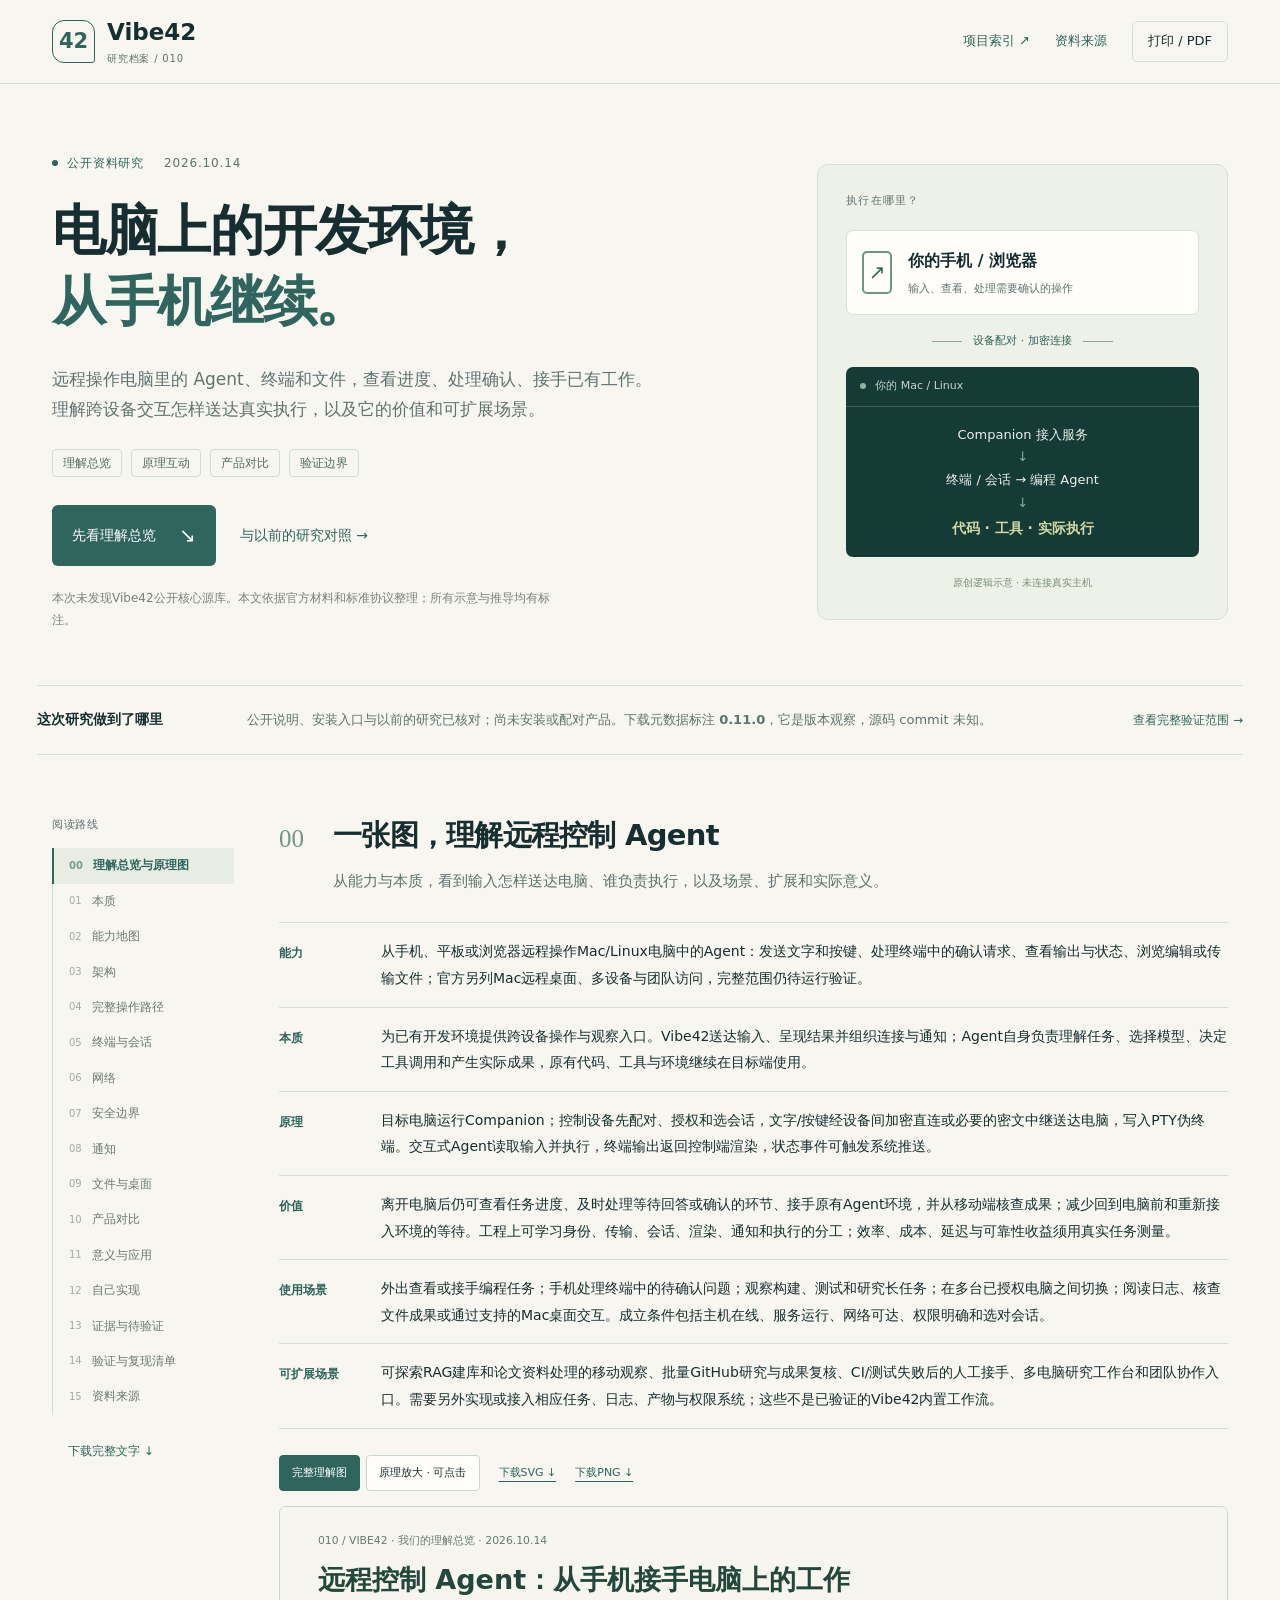
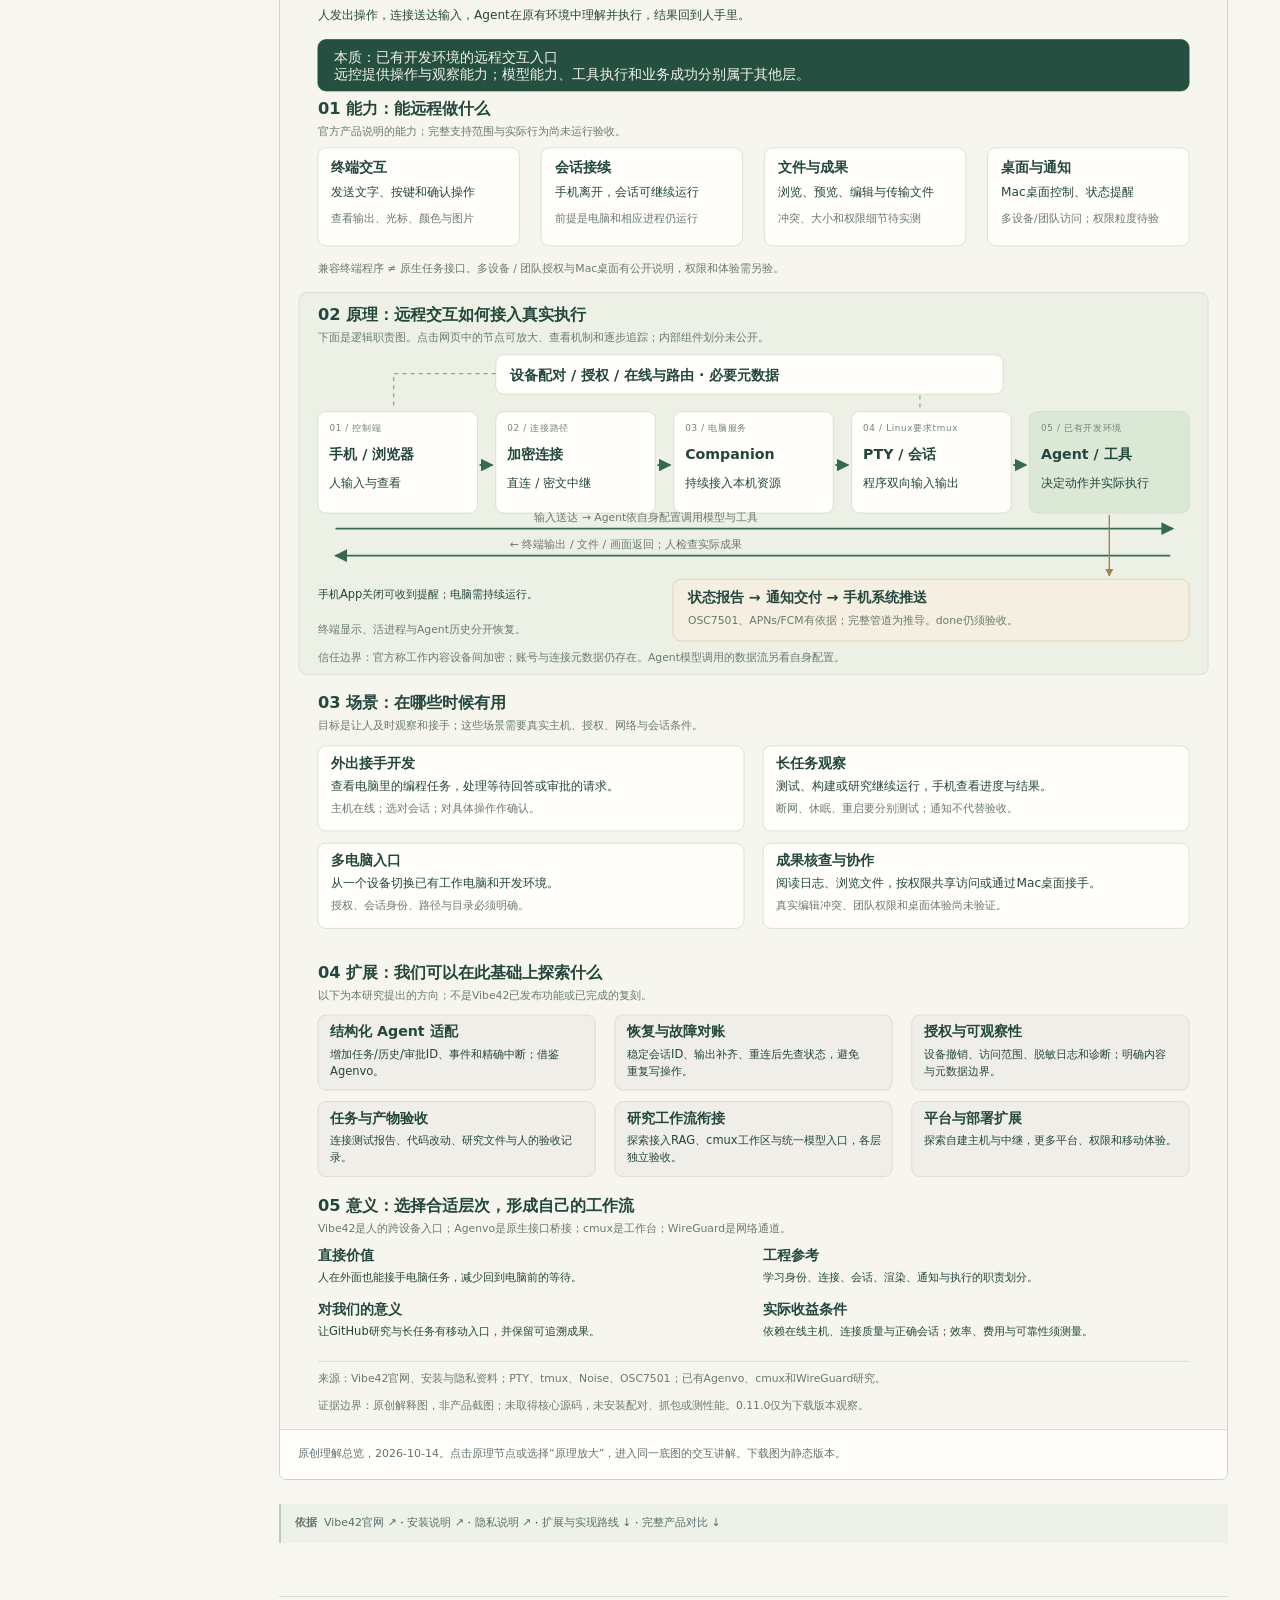
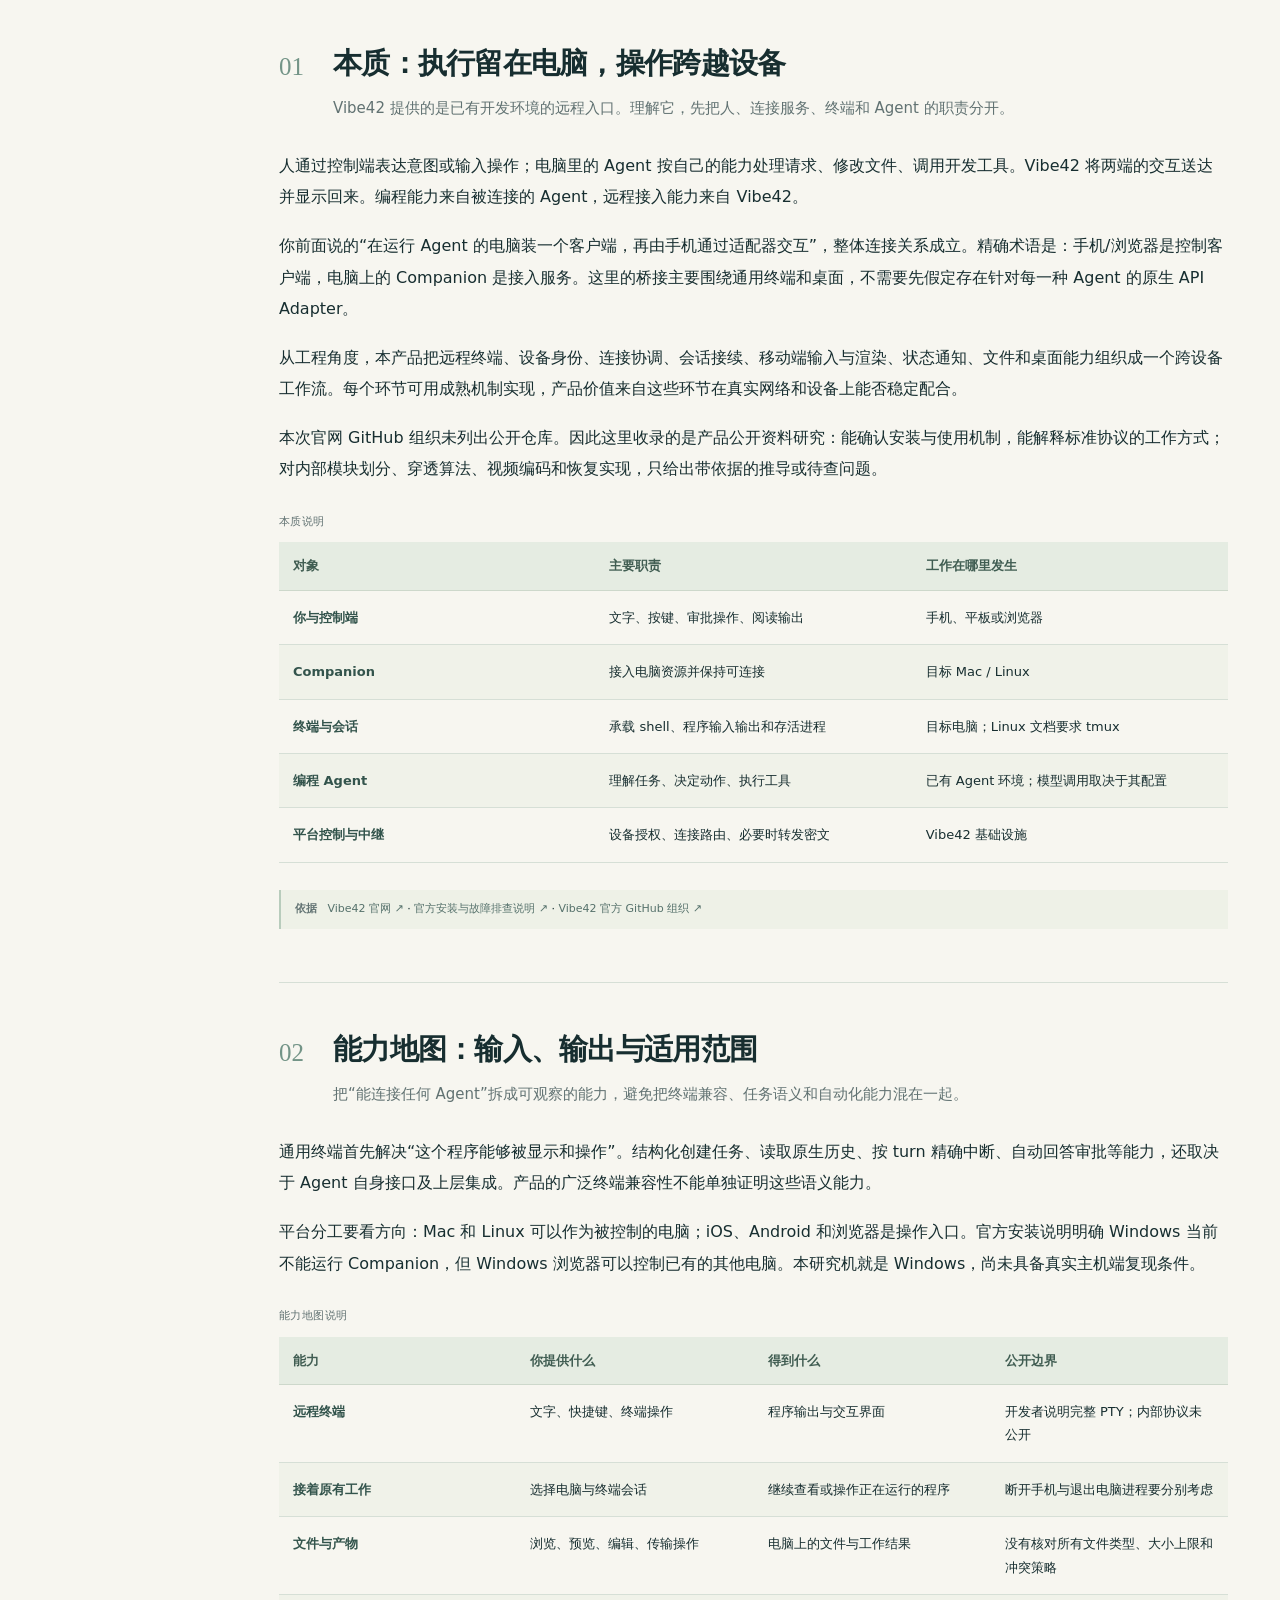
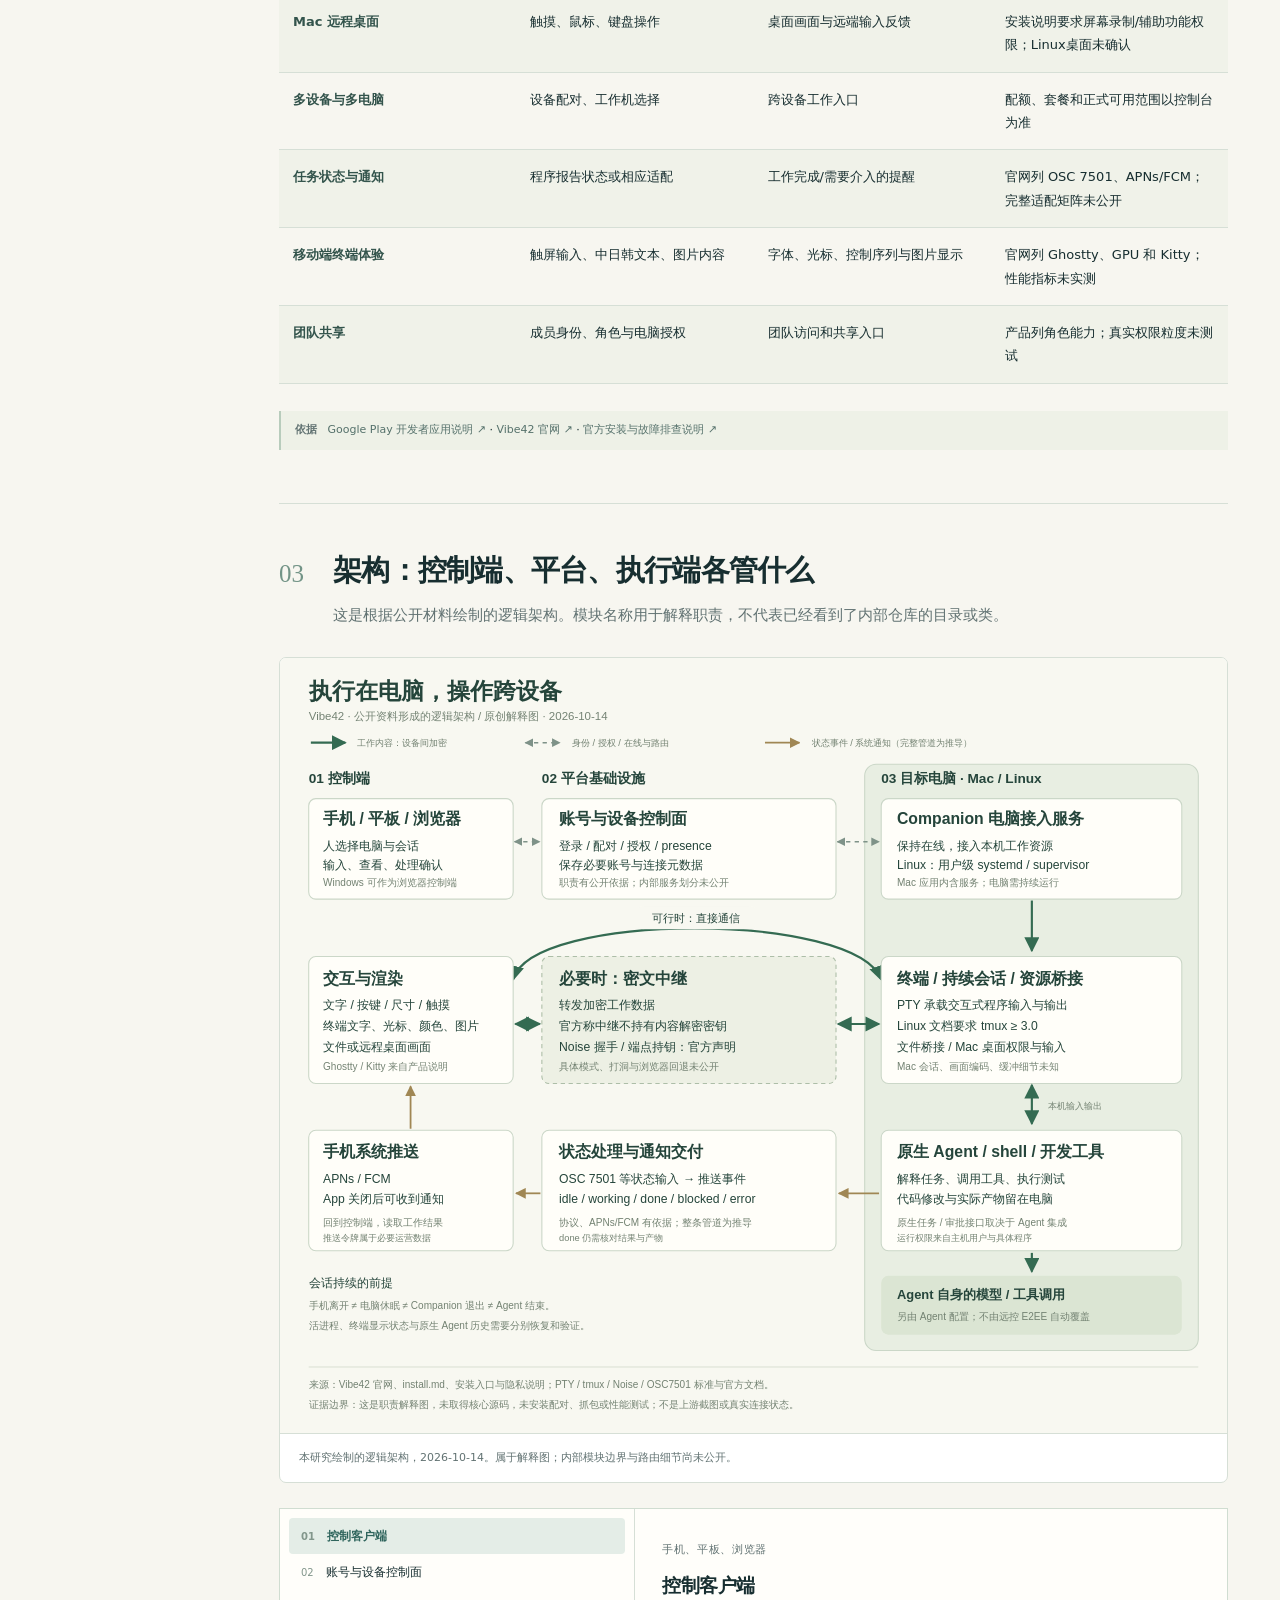
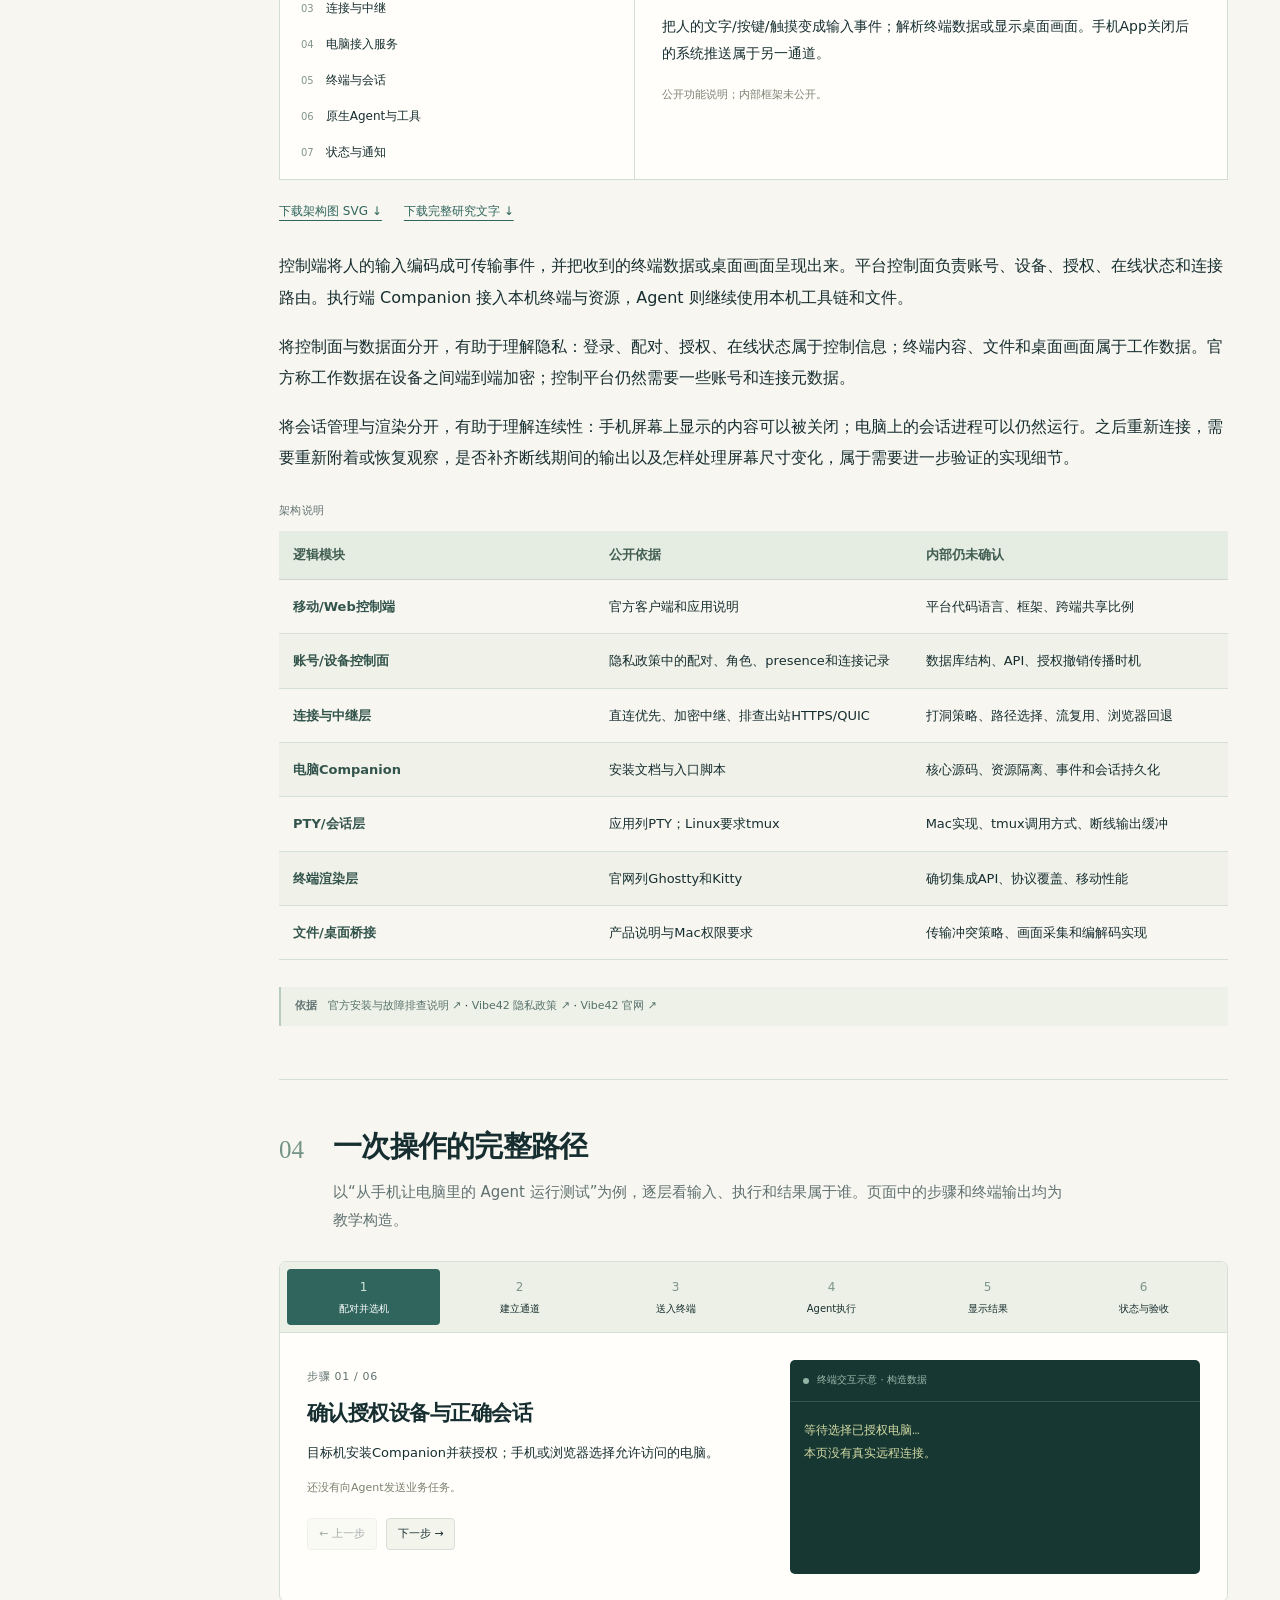
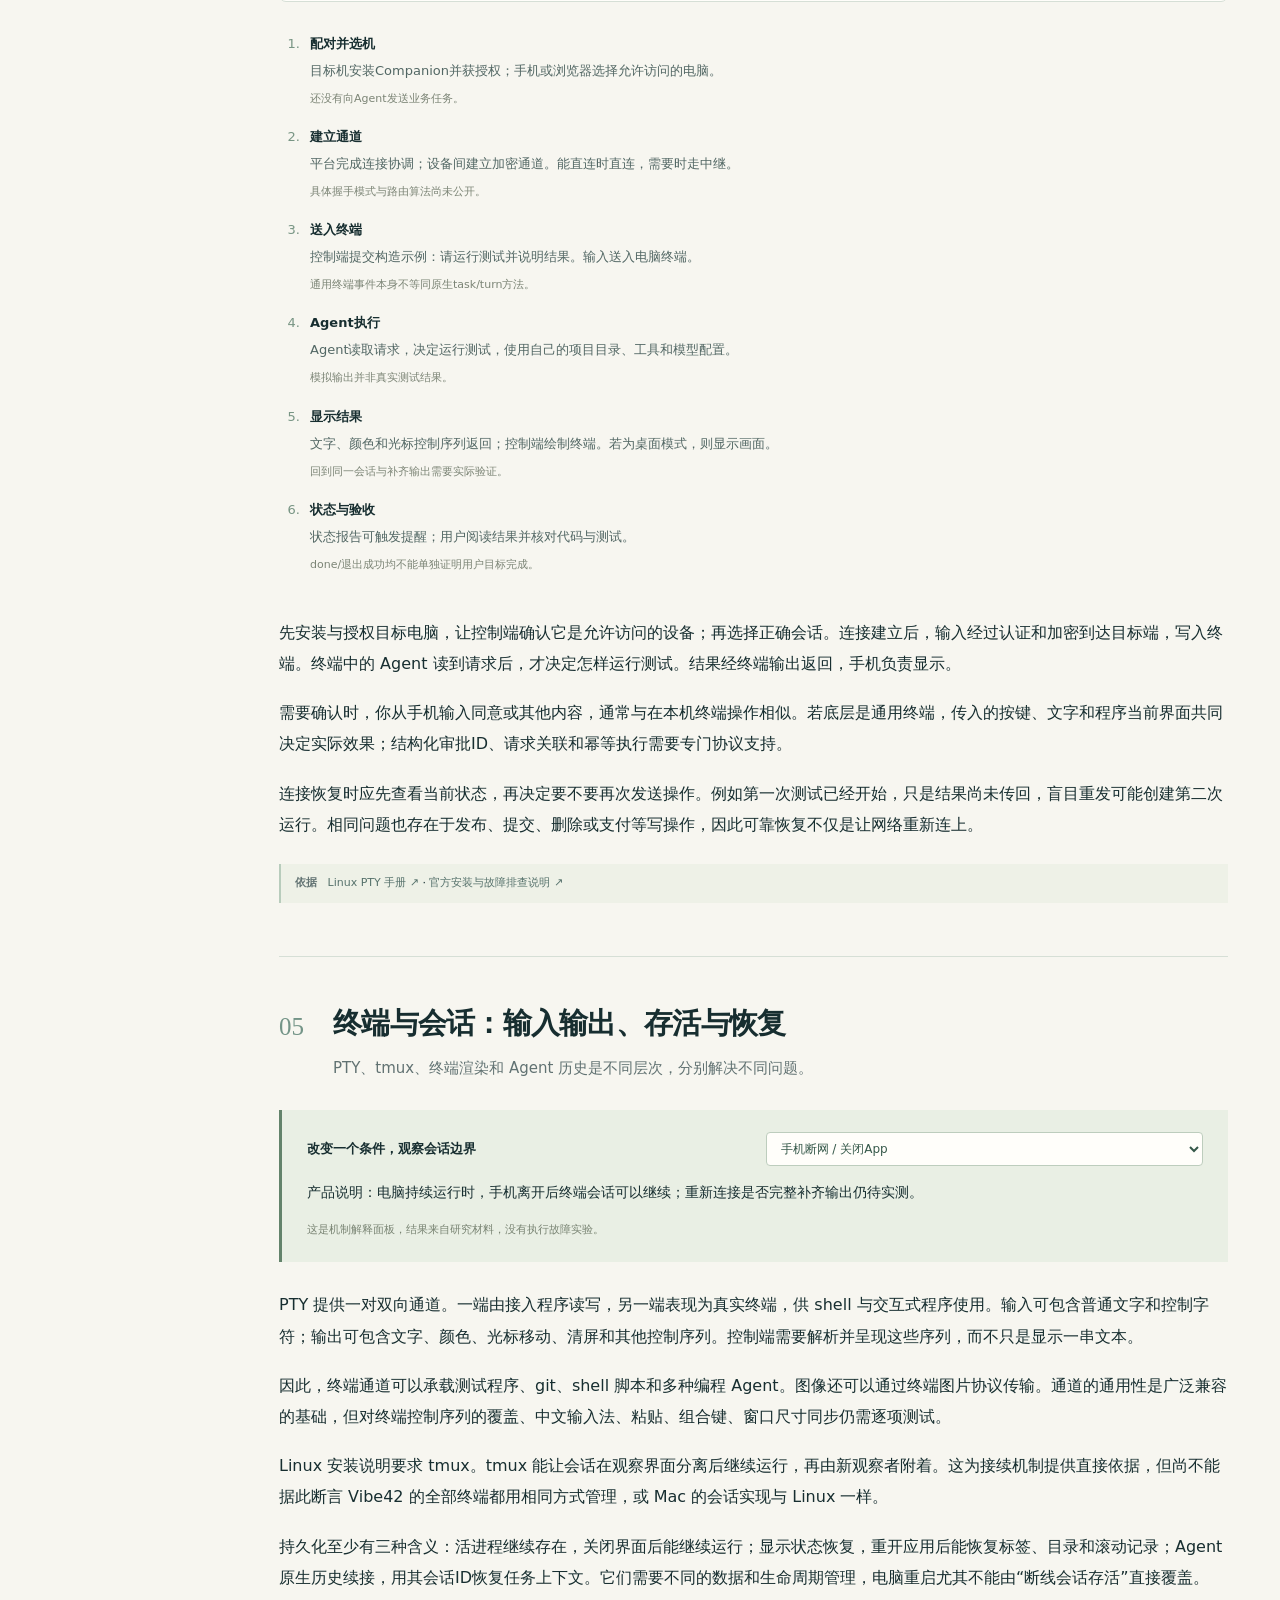
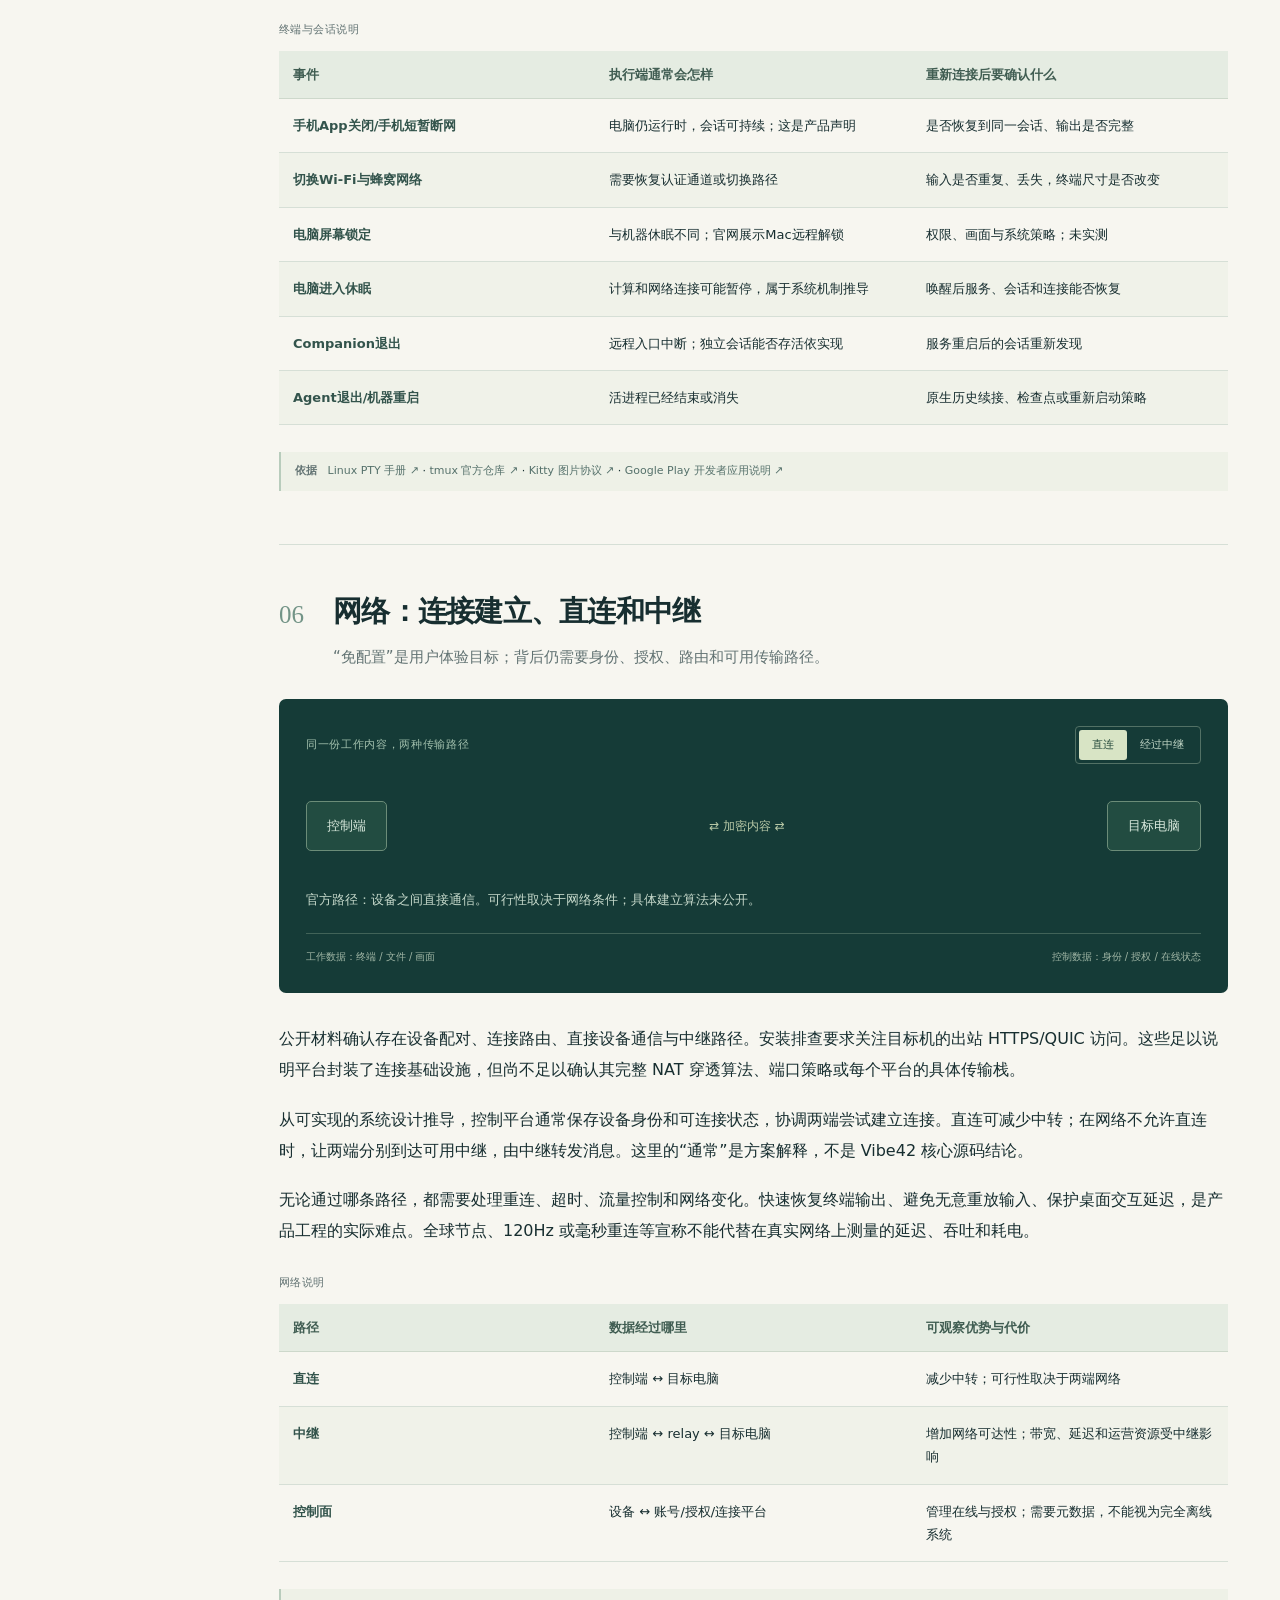
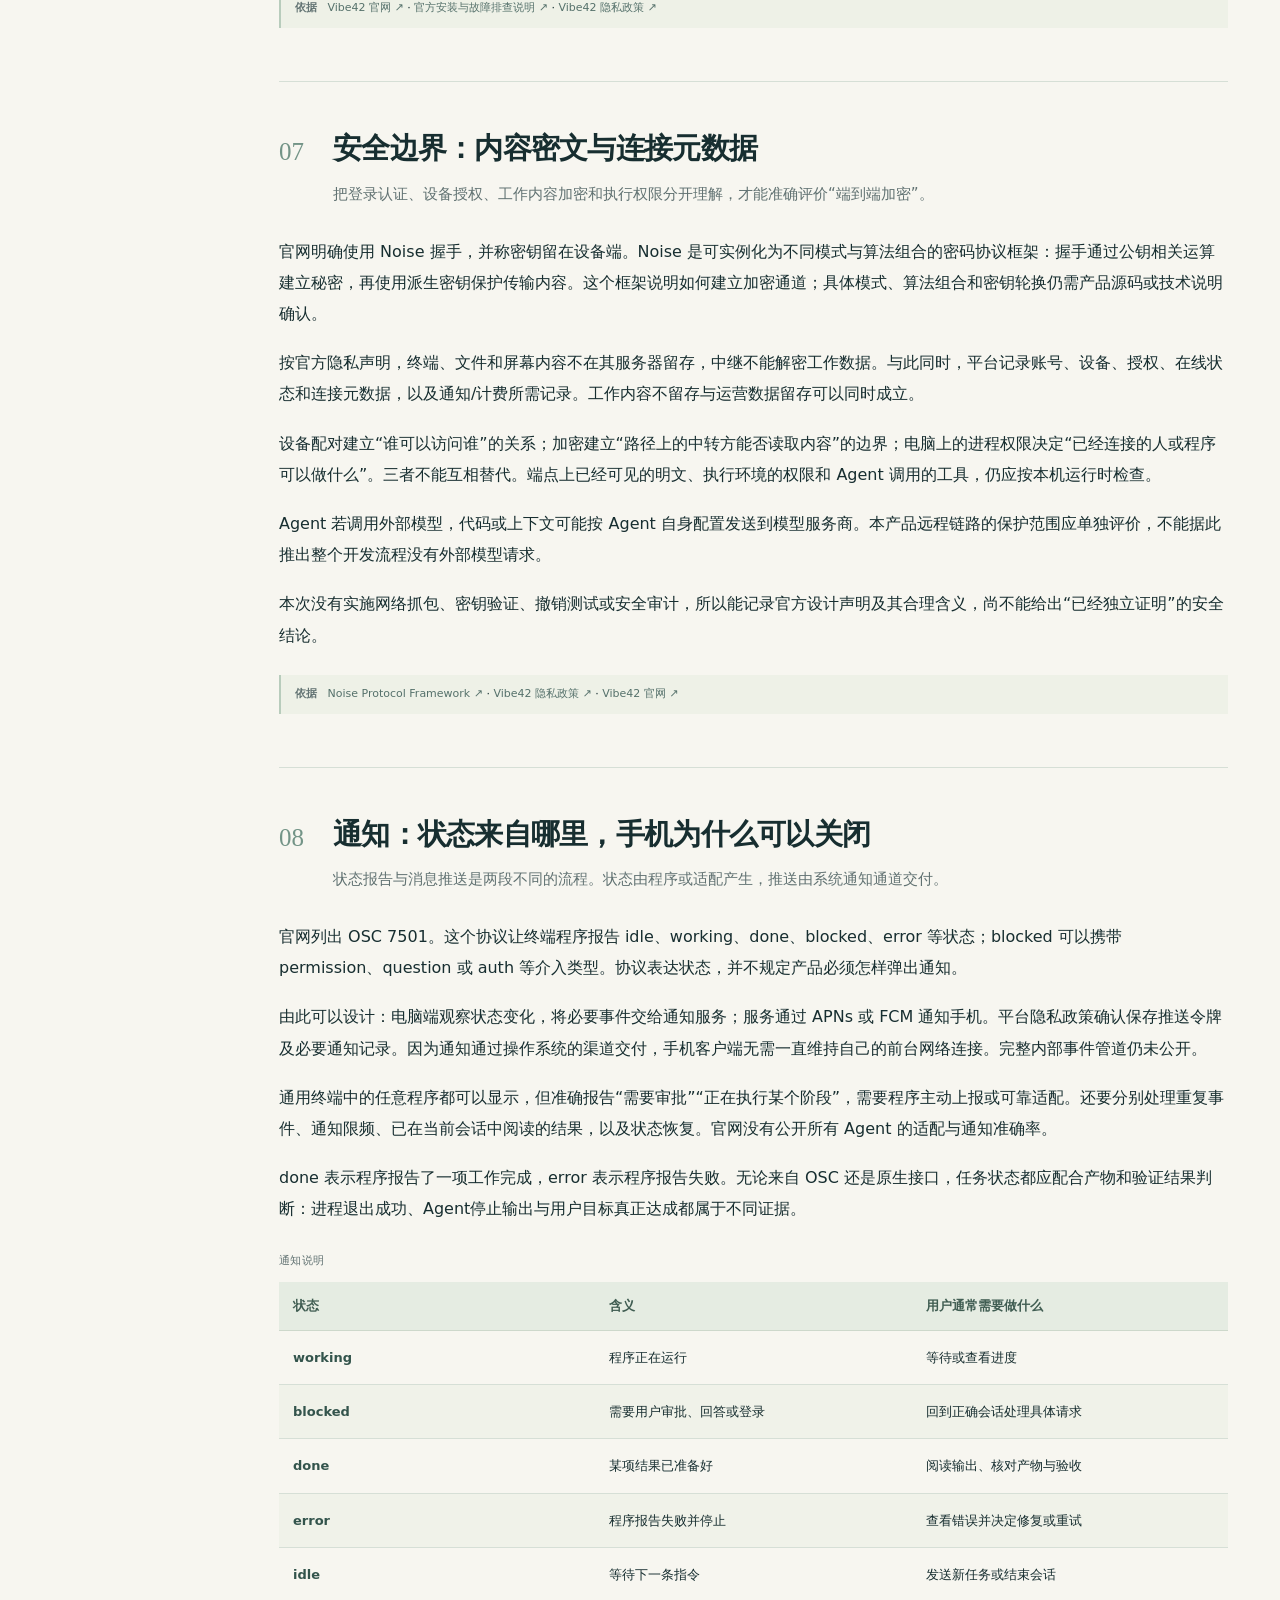
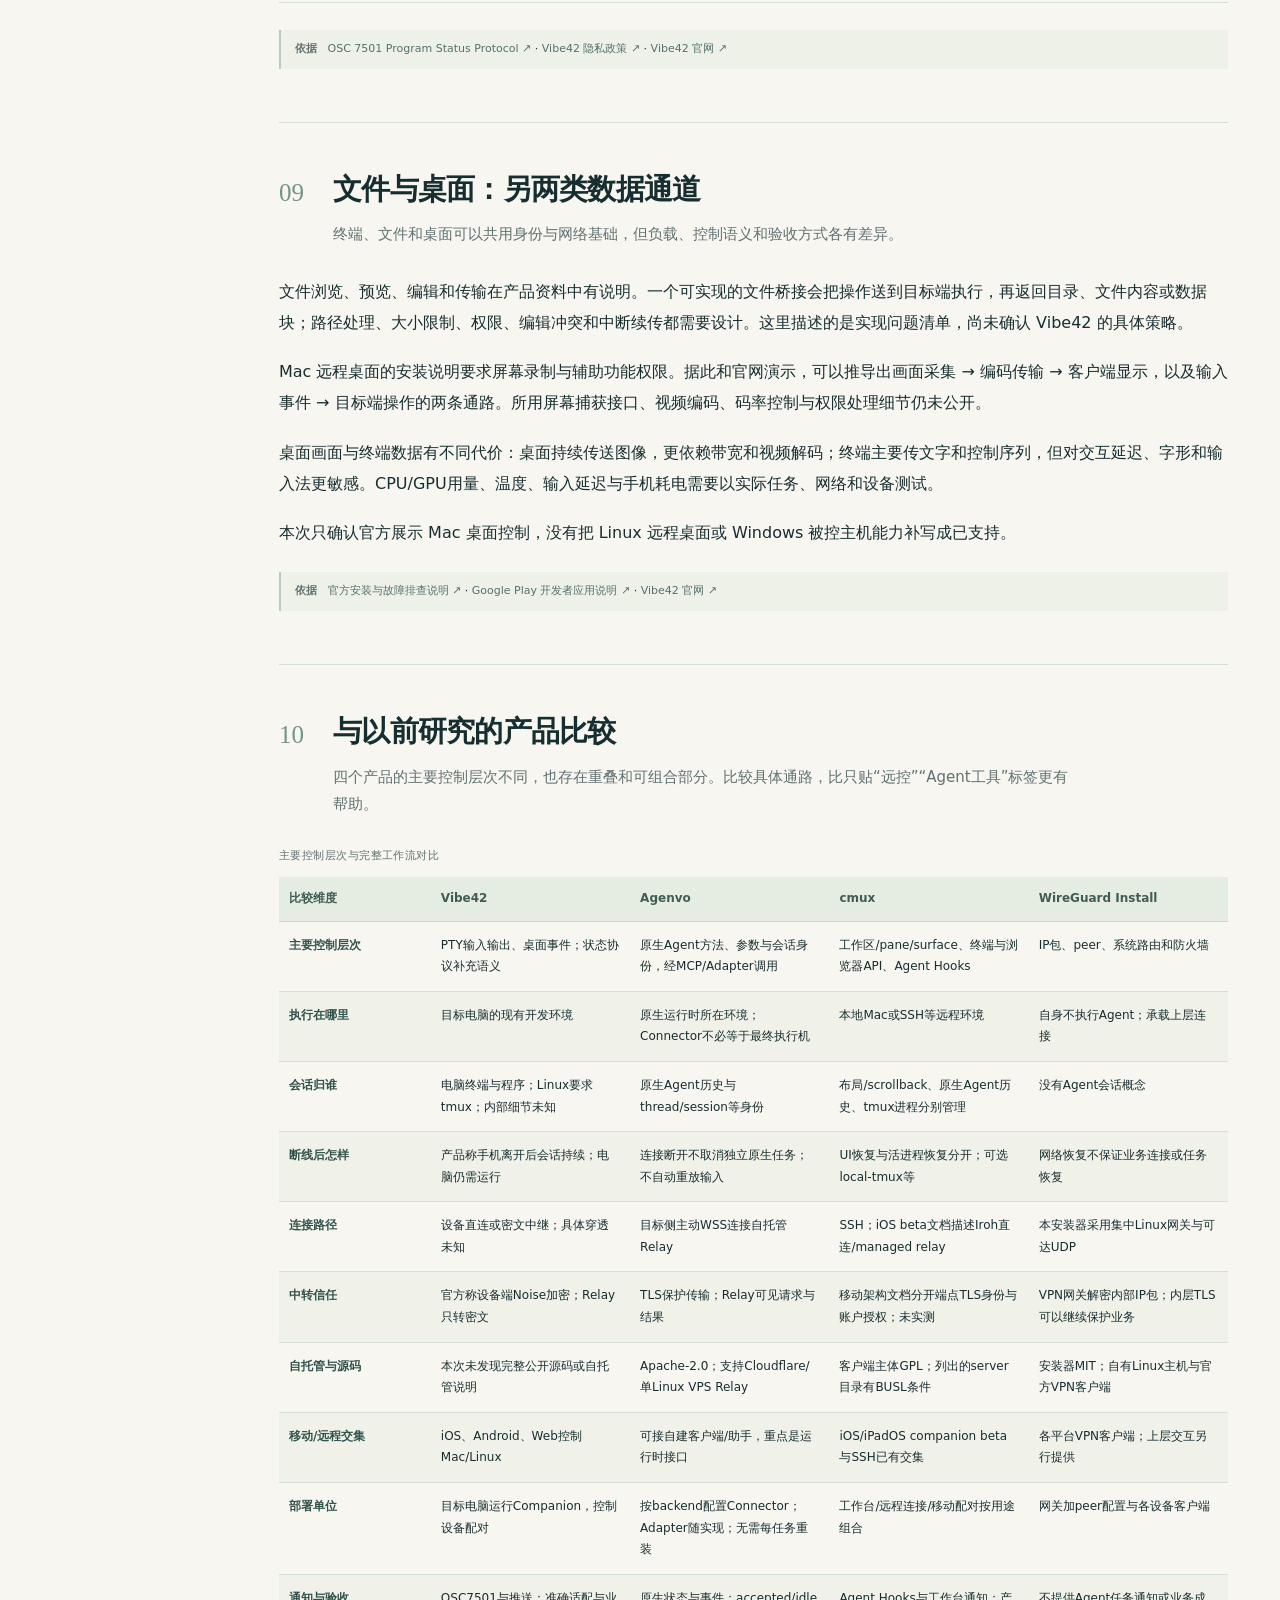
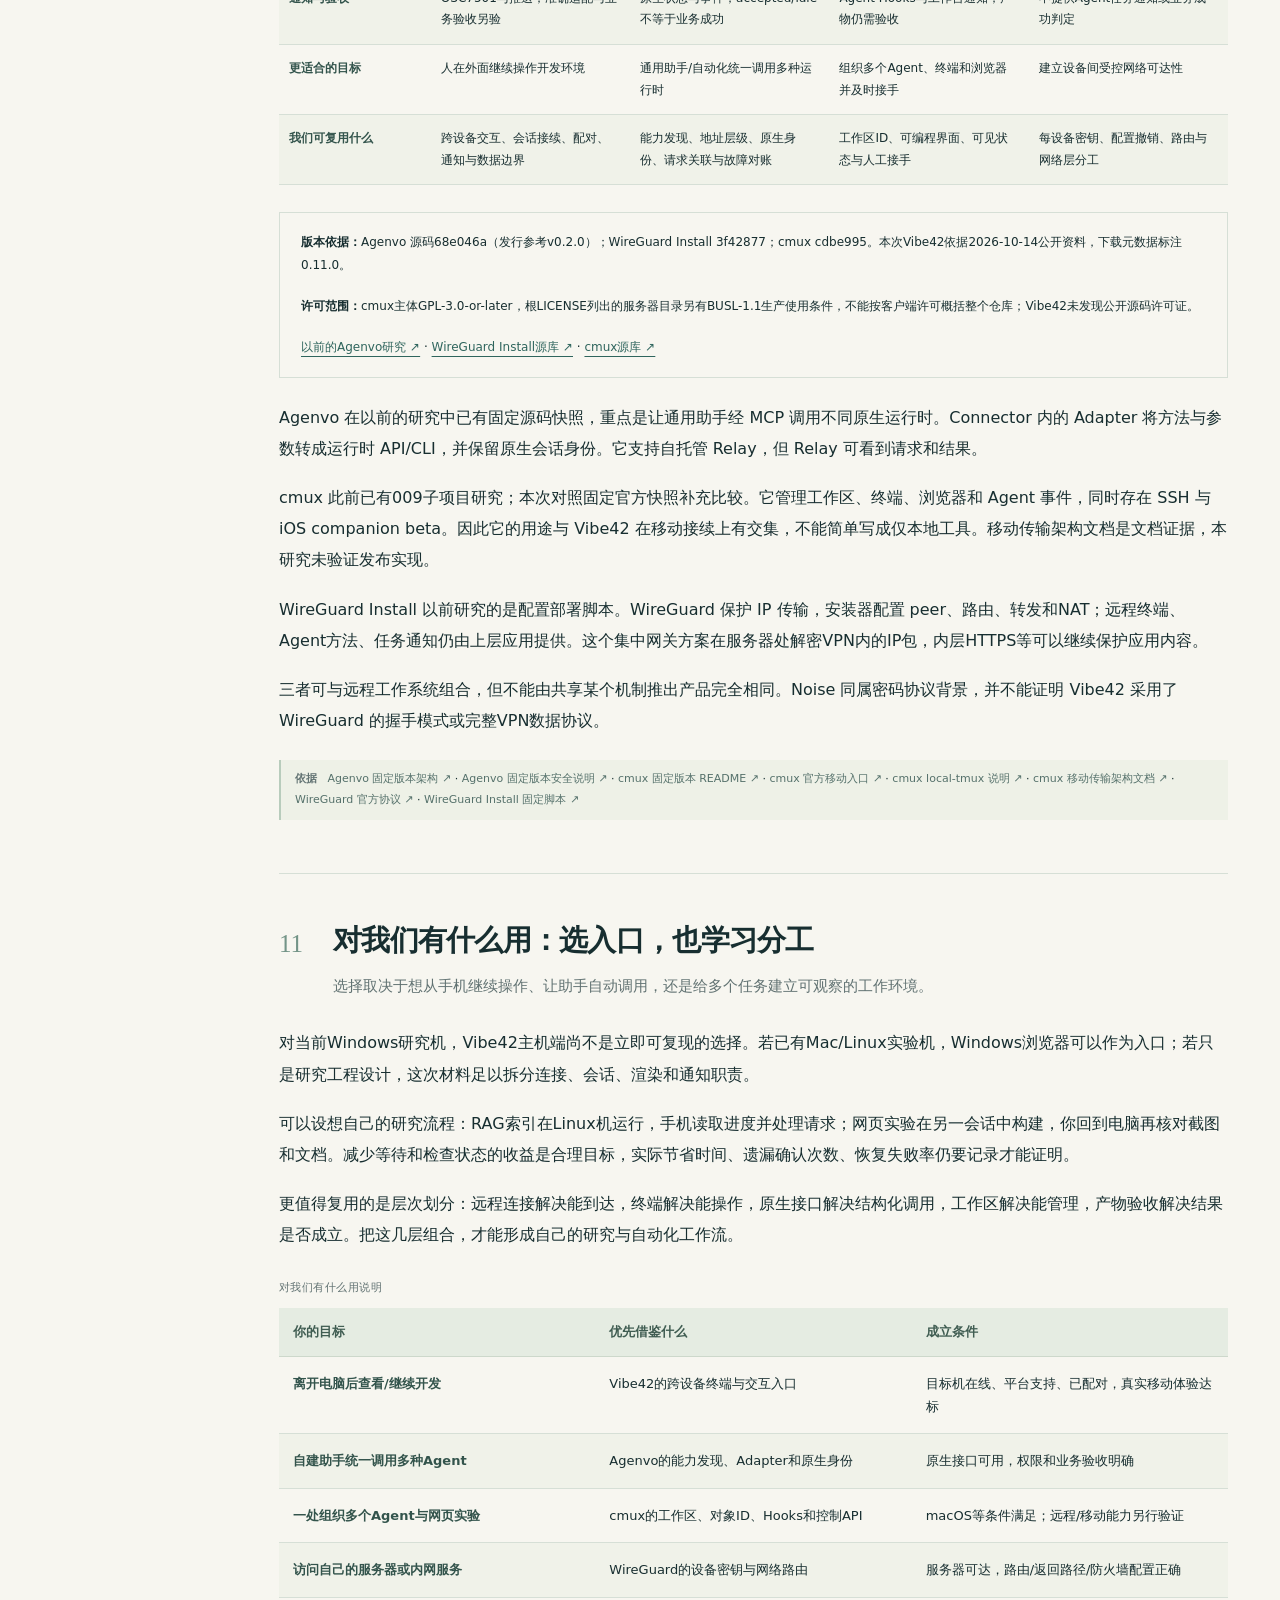
<file: projects/010-vibe42/web/index.html>
<!doctype html>
<html lang="zh-CN"><head><meta charset="utf-8"><meta name="viewport" content="width=device-width, initial-scale=1"><meta name="description" content="Vibe42公开资料研究：能力与本质、Companion三端架构、终端会话、直连与加密中继、通知和桌面，与Agenvo、cmux、WireGuard对比，附来源和验证边界。"><meta name="color-scheme" content="light"><title>Vibe42 · Agent远程控制、原理与价值研究 | 010</title><link rel="icon" href="./assets/favicon.svg" type="image/svg+xml"><link rel="stylesheet" href="./styles.css"><script defer src="./data/interaction.js"></script><script defer src="./app.js"></script></head>
<body><a class="skip-link" href="#essence">跳到研究正文</a><header class="topbar"><a class="brand" href="#top"><span class="brand-mark">42</span><span>Vibe42 <small>研究档案 / 010</small></span></a><div class="top-actions"><a href="../">项目索引 ↗</a><a href="#sources">资料来源</a><button type="button" id="print-button">打印 / PDF</button></div></header>
<main id="top"><section class="hero"><div class="hero-copy"><div class="eyebrow"><span class="live-dot"></span>公开资料研究 <span>2026.10.14</span></div><h1>电脑上的开发环境，<br><em>从手机继续。</em></h1><p class="hero-lead">远程操作电脑里的 Agent、终端和文件，查看进度、处理确认、接手已有工作。<br>理解跨设备交互怎样送达真实执行，以及它的价值和可扩展场景。</p><div class="hero-tags"><span>理解总览</span><span>原理互动</span><span>产品对比</span><span>验证边界</span></div><div class="hero-actions"><a class="button-primary" href="#understanding">先看理解总览 <span>↘</span></a><a href="#comparison">与以前的研究对照 →</a></div><p class="hero-note">本次未发现Vibe42公开核心源库。本文依据官方材料和标准协议整理；所有示意与推导均有标注。</p></div><div class="hero-diagram" aria-label="人、远程入口与电脑的执行关系"><div class="diagram-label">执行在哪里？</div><div class="mini-device"><span class="mini-icon">↗</span><div><strong>你的手机 / 浏览器</strong><span>输入、查看、处理需要确认的操作</span></div></div><div class="mini-connection"><i></i><span>设备配对 · 加密连接</span><i></i></div><div class="mini-host"><div class="mini-host-head"><span class="terminal-dot"></span>你的 Mac / Linux</div><div class="mini-host-body"><span>Companion 接入服务</span><b>↓</b><span>终端 / 会话 → 编程 Agent</span><b>↓</b><strong>代码 · 工具 · 实际执行</strong></div></div><div class="diagram-caption">原创逻辑示意 · 未连接真实主机</div></div></section>
<div class="scope-banner"><strong>这次研究做到了哪里</strong><p>公开说明、安装入口与以前的研究已核对；尚未安装或配对产品。下载元数据标注 <b>0.11.0</b>，它是版本观察，源码 commit 未知。</p><a href="#verification">查看完整验证范围 →</a></div>
<div class="reading-layout"><aside class="reading-nav"><span class="overline">阅读路线</span><nav aria-label="研究章节"><a href="#understanding"><span>00</span>理解总览与原理图</a><a href="#essence"><span>01</span>本质</a><a href="#capabilities"><span>02</span>能力地图</a><a href="#architecture"><span>03</span>架构</a><a href="#lifecycle"><span>04</span>完整操作路径</a><a href="#terminals"><span>05</span>终端与会话</a><a href="#network"><span>06</span>网络</a><a href="#security"><span>07</span>安全边界</a><a href="#notifications"><span>08</span>通知</a><a href="#desktop"><span>09</span>文件与桌面</a><a href="#comparison"><span>10</span>产品对比</a><a href="#meaning"><span>11</span>意义与应用</a><a href="#implementation"><span>12</span>自己实现</a><a href="#boundaries"><span>13</span>证据与待验证</a><a href="#verification"><span>14</span>验证与复现清单</a><a href="#sources"><span>15</span>资料来源</a></nav><a class="nav-download" href="./data/research-notes.txt" download>下载完整文字 ↓</a></aside><div class="reading-content"><section id="understanding" class="research-section understanding-section"><div class="section-heading"><span class="section-no">00</span><div><h2>一张图，理解远程控制 Agent</h2><p class="section-intro">从能力与本质，看到输入怎样送达电脑、谁负责执行，以及场景、扩展和实际意义。</p></div></div>
<dl class="understanding-thesis" aria-label="能力、原理、价值与扩展场景摘要"><div><dt>能力</dt><dd>从手机、平板或浏览器远程操作Mac/Linux电脑中的Agent：发送文字和按键、处理终端中的确认请求、查看输出与状态、浏览编辑或传输文件；官方另列Mac远程桌面、多设备与团队访问，完整范围仍待运行验证。</dd></div><div><dt>本质</dt><dd>为已有开发环境提供跨设备操作与观察入口。Vibe42送达输入、呈现结果并组织连接与通知；Agent自身负责理解任务、选择模型、决定工具调用和产生实际成果，原有代码、工具与环境继续在目标端使用。</dd></div><div><dt>原理</dt><dd>目标电脑运行Companion；控制设备先配对、授权和选会话，文字/按键经设备间加密直连或必要的密文中继送达电脑，写入PTY伪终端。交互式Agent读取输入并执行，终端输出返回控制端渲染，状态事件可触发系统推送。</dd></div><div><dt>价值</dt><dd>离开电脑后仍可查看任务进度、及时处理等待回答或确认的环节、接手原有Agent环境，并从移动端核查成果；减少回到电脑前和重新接入环境的等待。工程上可学习身份、传输、会话、渲染、通知和执行的分工；效率、成本、延迟与可靠性收益须用真实任务测量。</dd></div><div><dt>使用场景</dt><dd>外出查看或接手编程任务；手机处理终端中的待确认问题；观察构建、测试和研究长任务；在多台已授权电脑之间切换；阅读日志、核查文件成果或通过支持的Mac桌面交互。成立条件包括主机在线、服务运行、网络可达、权限明确和选对会话。</dd></div><div><dt>可扩展场景</dt><dd>可探索RAG建库和论文资料处理的移动观察、批量GitHub研究与成果复核、CI/测试失败后的人工接手、多电脑研究工作台和团队协作入口。需要另外实现或接入相应任务、日志、产物与权限系统；这些不是已验证的Vibe42内置工作流。</dd></div></dl>
<div class="map-toolbar"><div class="map-view-buttons" aria-label="选择理解图视图"><button type="button" data-map-view="full" aria-pressed="true">完整理解图</button><button type="button" data-map-view="principle" aria-pressed="false">原理放大 · 可点击</button></div><a href="./assets/understanding-overview.svg" download="vibe42-understanding-overview.svg">下载SVG ↓</a><a href="./assets/understanding-overview.png" download="vibe42-understanding-overview.png">下载PNG ↓</a></div>
<figure class="understanding-figure" data-view="full"><div class="understanding-canvas"><svg id="understanding-map" class="understanding-svg" xmlns="http://www.w3.org/2000/svg" width="1400" height="2250" viewBox="0 0 1400 2250" role="group" aria-labelledby="overview-title overview-desc">
<title id="overview-title">Vibe42理解总览：远程控制Agent的能力、本质、原理、场景、扩展和意义</title>
<desc id="overview-desc">人从手机或浏览器输入，经授权与加密连接到电脑Companion，再到PTY会话和原生Agent；Agent自行执行工具，输出返回并由人验收。图含七个原理模块、使用条件、建议扩展、产品分工与证据边界。网页原理视图支持点击节点；下载图为静态原创解释。</desc>
<defs><marker id="ov-green-arrow" viewBox="0 0 10 10" refX="9" refY="5" markerWidth="7" markerHeight="7" orient="auto-start-reverse"><path d="M0 0L10 5L0 10Z" fill="#356954"/></marker><marker id="ov-gold-arrow" viewBox="0 0 10 10" refX="9" refY="5" markerWidth="6" markerHeight="6" orient="auto-start-reverse"><path d="M0 0L10 5L0 10Z" fill="#9b8153"/></marker></defs>
<style>.ov-heading{font-size:24px;font-weight:700}.ov-title{font-size:40px;font-weight:750}.ov-text{font-size:18px}.ov-small{font-size:17px}.ov-note{font-size:16px;fill:#697a6e}.ov-label{font-size:21px;font-weight:650}.ov-white{font-size:20px;fill:#f3f5e8;font-weight:550}.ov-flow{fill:none;stroke:#356954;stroke-width:2.7;marker-end:url(#ov-green-arrow)}.ov-state{fill:none;stroke:#9b8153;stroke-width:2;marker-end:url(#ov-gold-arrow)}.ov-control{fill:none;stroke:#91a396;stroke-width:1.8;stroke-dasharray:6 6}.ov-principle-node rect{transition:stroke .15s}.ov-number{font-size:13px;fill:#708578;letter-spacing:1px}</style>
<rect width="1400" height="2250" fill="#f6f6ee"/><g font-family="Microsoft YaHei,PingFang SC,system-ui,sans-serif" fill="#23473c">
<text x="56" y="55" class="ov-note"><tspan x="56" dy="0">010 / VIBE42 · 我们的理解总览 · 2026.10.14</tspan></text>
<text x="56" y="121" class="ov-title"><tspan x="56" dy="0">远程控制 Agent：从手机接手电脑上的工作</tspan></text>
<text x="56" y="165" class="ov-text"><tspan x="56" dy="0">人发出操作，连接送达输入，Agent在原有环境中理解并执行，结果回到人手里。</tspan></text>
<rect x="56" y="196" width="1288" height="76" rx="12" fill="#254f40" stroke="#254f40"/>
<text x="80" y="229" class="ov-white"><tspan x="80" dy="0">本质：已有开发环境的远程交互入口</tspan></text>
<text x="80" y="255" class="ov-white"><tspan x="80" dy="0">远控提供操作与观察能力；模型能力、工具执行和业务成功分别属于其他层。</tspan></text>
<text x="56" y="306" class="ov-heading"><tspan x="56" dy="0">01  能力：能远程做什么</tspan></text><text x="56" y="337" class="ov-note"><tspan x="56" dy="0">官方产品说明的能力；完整支持范围与实际行为尚未运行验收。</tspan></text>
<rect x="56" y="356" width="298" height="145" rx="12" fill="#fffefa" stroke="#cbd6c8"/>
<text x="76" y="392" class="ov-label"><tspan x="76" dy="0">终端交互</tspan></text>
<text x="76" y="427" class="ov-text"><tspan x="76" dy="0">发送文字、按键和确认操作</tspan></text>
<text x="76" y="466" class="ov-note"><tspan x="76" dy="0">查看输出、光标、颜色与图片</tspan></text>
<rect x="386" y="356" width="298" height="145" rx="12" fill="#fffefa" stroke="#cbd6c8"/>
<text x="406" y="392" class="ov-label"><tspan x="406" dy="0">会话接续</tspan></text>
<text x="406" y="427" class="ov-text"><tspan x="406" dy="0">手机离开，会话可继续运行</tspan></text>
<text x="406" y="466" class="ov-note"><tspan x="406" dy="0">前提是电脑和相应进程仍运行</tspan></text>
<rect x="716" y="356" width="298" height="145" rx="12" fill="#fffefa" stroke="#cbd6c8"/>
<text x="736" y="392" class="ov-label"><tspan x="736" dy="0">文件与成果</tspan></text>
<text x="736" y="427" class="ov-text"><tspan x="736" dy="0">浏览、预览、编辑与传输文件</tspan></text>
<text x="736" y="466" class="ov-note"><tspan x="736" dy="0">冲突、大小和权限细节待实测</tspan></text>
<rect x="1046" y="356" width="298" height="145" rx="12" fill="#fffefa" stroke="#cbd6c8"/>
<text x="1066" y="392" class="ov-label"><tspan x="1066" dy="0">桌面与通知</tspan></text>
<text x="1066" y="427" class="ov-text"><tspan x="1066" dy="0">Mac桌面控制、状态提醒</tspan></text>
<text x="1066" y="466" class="ov-note"><tspan x="1066" dy="0">多设备/团队访问；权限粒度待验</tspan></text>
<text x="56" y="540" class="ov-note"><tspan x="56" dy="0">兼容终端程序 ≠ 原生任务接口。多设备 / 团队授权与Mac桌面有公开说明，权限和体验需另验。</tspan></text>
<rect x="28" y="570" width="1344" height="565" rx="12" fill="#edf1e5" stroke="#cbd6c8"/>
<text x="56" y="610" class="ov-heading"><tspan x="56" dy="0">02  原理：远程交互如何接入真实执行</tspan></text><text x="56" y="641" class="ov-note"><tspan x="56" dy="0">下面是逻辑职责图。点击网页中的节点可放大、查看机制和逐步追踪；内部组件划分未公开。</tspan></text>
<g class="ov-principle-node" data-principle="control" role="button" tabindex="0" aria-pressed="false" aria-label="查看设备配对与授权的原理说明">
<rect x="319" y="662" width="750" height="58" rx="12" fill="#fffefa" stroke="#cbd6c8"/>
<text x="340" y="699" class="ov-label"><tspan x="340" dy="0">设备配对 / 授权 / 在线与路由 · 必要元数据</tspan></text>
</g>
<path d="M319 690H168V743M946 722V743" class="ov-control"/>
<g class="ov-principle-node" data-principle="client" role="button" tabindex="0" aria-pressed="false" aria-label="查看手机 / 浏览器的原理说明">
<rect x="56" y="746" width="236" height="150" rx="12" fill="#fffefa" stroke="#cbd6c8"/>
<text x="73" y="774" class="ov-number"><tspan x="73" dy="0">01 / 控制端</tspan></text>
<text x="73" y="816" class="ov-label"><tspan x="73" dy="0">手机 / 浏览器</tspan></text>
<text x="73" y="857" class="ov-text"><tspan x="73" dy="0">人输入与查看</tspan></text>
</g>
<path data-edge="client" d="M295 825H314" class="ov-flow"/>
<g class="ov-principle-node" data-principle="transport" role="button" tabindex="0" aria-pressed="false" aria-label="查看加密连接的原理说明">
<rect x="319" y="746" width="236" height="150" rx="12" fill="#fffefa" stroke="#cbd6c8"/>
<text x="336" y="774" class="ov-number"><tspan x="336" dy="0">02 / 连接路径</tspan></text>
<text x="336" y="816" class="ov-label"><tspan x="336" dy="0">加密连接</tspan></text>
<text x="336" y="857" class="ov-text"><tspan x="336" dy="0">直连 / 密文中继</tspan></text>
</g>
<path data-edge="transport" d="M558 825H577" class="ov-flow"/>
<g class="ov-principle-node" data-principle="companion" role="button" tabindex="0" aria-pressed="false" aria-label="查看Companion的原理说明">
<rect x="582" y="746" width="236" height="150" rx="12" fill="#fffefa" stroke="#cbd6c8"/>
<text x="599" y="774" class="ov-number"><tspan x="599" dy="0">03 / 电脑服务</tspan></text>
<text x="599" y="816" class="ov-label"><tspan x="599" dy="0">Companion</tspan></text>
<text x="599" y="857" class="ov-text"><tspan x="599" dy="0">持续接入本机资源</tspan></text>
</g>
<path data-edge="companion" d="M821 825H840" class="ov-flow"/>
<g class="ov-principle-node" data-principle="session" role="button" tabindex="0" aria-pressed="false" aria-label="查看PTY / 会话的原理说明">
<rect x="845" y="746" width="236" height="150" rx="12" fill="#fffefa" stroke="#cbd6c8"/>
<text x="862" y="774" class="ov-number"><tspan x="862" dy="0">04 / Linux要求tmux</tspan></text>
<text x="862" y="816" class="ov-label"><tspan x="862" dy="0">PTY / 会话</tspan></text>
<text x="862" y="857" class="ov-text"><tspan x="862" dy="0">程序双向输入输出</tspan></text>
</g>
<path data-edge="session" d="M1084 825H1103" class="ov-flow"/>
<g class="ov-principle-node" data-principle="agent" role="button" tabindex="0" aria-pressed="false" aria-label="查看Agent 与工具的原理说明">
<rect x="1108" y="746" width="236" height="150" rx="12" fill="#dce8d6" stroke="#cbd6c8"/>
<text x="1125" y="774" class="ov-number"><tspan x="1125" dy="0">05 / 已有开发环境</tspan></text>
<text x="1125" y="816" class="ov-label"><tspan x="1125" dy="0">Agent / 工具</tspan></text>
<text x="1125" y="857" class="ov-text"><tspan x="1125" dy="0">决定动作并实际执行</tspan></text>
</g>
<path d="M82 919H1320" class="ov-flow" data-trace="input"/>
<text x="376" y="907" class="ov-note"><tspan x="376" dy="0">输入送达 → Agent依自身配置调用模型与工具</tspan></text>
<path d="M1316 959H82" class="ov-flow" data-trace="output"/>
<text x="340" y="947" class="ov-note"><tspan x="340" dy="0">← 终端输出 / 文件 / 画面返回；人检查实际成果</tspan></text>
<g class="ov-principle-node" data-principle="notify" role="button" tabindex="0" aria-pressed="false" aria-label="查看状态与系统推送的原理说明">
<rect x="581" y="994" width="763" height="91" rx="12" fill="#f4efe1" stroke="#d7c9a8"/>
<text x="603" y="1028" class="ov-label"><tspan x="603" dy="0">状态报告 → 通知交付 → 手机系统推送</tspan></text>
<text x="603" y="1060" class="ov-note"><tspan x="603" dy="0">OSC7501、APNs/FCM有依据；完整管道为推导。done仍须验收。</tspan></text>
</g>
<path d="M1226 899V989" class="ov-state" data-trace="notice"/>
<text x="56" y="1021" class="ov-small"><tspan x="56" dy="0">手机App关闭可收到提醒；电脑需持续运行。</tspan></text>
<text x="56" y="1074" class="ov-note"><tspan x="56" dy="0">终端显示、活进程与Agent历史分开恢复。</tspan></text>
<text x="56" y="1115" class="ov-note"><tspan x="56" dy="0">信任边界：官方称工作内容设备间加密；账号与连接元数据仍存在。Agent模型调用的数据流另看自身配置。</tspan></text>
<text x="56" y="1184" class="ov-heading"><tspan x="56" dy="0">03  场景：在哪些时候有用</tspan></text><text x="56" y="1215" class="ov-note"><tspan x="56" dy="0">目标是让人及时观察和接手；这些场景需要真实主机、授权、网络与会话条件。</tspan></text>
<rect x="56" y="1240" width="630" height="126" rx="12" fill="#fffefa" stroke="#cbd6c8"/>
<text x="76" y="1273" class="ov-label"><tspan x="76" dy="0">外出接手开发</tspan></text>
<text x="76" y="1305" class="ov-text"><tspan x="76" dy="0">查看电脑里的编程任务，处理等待回答或审批的请求。</tspan></text>
<text x="76" y="1338" class="ov-note"><tspan x="76" dy="0">主机在线；选对会话；对具体操作作确认。</tspan></text>
<rect x="714" y="1240" width="630" height="126" rx="12" fill="#fffefa" stroke="#cbd6c8"/>
<text x="734" y="1273" class="ov-label"><tspan x="734" dy="0">长任务观察</tspan></text>
<text x="734" y="1305" class="ov-text"><tspan x="734" dy="0">测试、构建或研究继续运行，手机查看进度与结果。</tspan></text>
<text x="734" y="1338" class="ov-note"><tspan x="734" dy="0">断网、休眠、重启要分别测试；通知不代替验收。</tspan></text>
<rect x="56" y="1384" width="630" height="126" rx="12" fill="#fffefa" stroke="#cbd6c8"/>
<text x="76" y="1417" class="ov-label"><tspan x="76" dy="0">多电脑入口</tspan></text>
<text x="76" y="1449" class="ov-text"><tspan x="76" dy="0">从一个设备切换已有工作电脑和开发环境。</tspan></text>
<text x="76" y="1482" class="ov-note"><tspan x="76" dy="0">授权、会话身份、路径与目录必须明确。</tspan></text>
<rect x="714" y="1384" width="630" height="126" rx="12" fill="#fffefa" stroke="#cbd6c8"/>
<text x="734" y="1417" class="ov-label"><tspan x="734" dy="0">成果核查与协作</tspan></text>
<text x="734" y="1449" class="ov-text"><tspan x="734" dy="0">阅读日志、浏览文件，按权限共享访问或通过Mac桌面接手。</tspan></text>
<text x="734" y="1482" class="ov-note"><tspan x="734" dy="0">真实编辑冲突、团队权限和桌面体验尚未验证。</tspan></text>
<text x="56" y="1583" class="ov-heading"><tspan x="56" dy="0">04  扩展：我们可以在此基础上探索什么</tspan></text><text x="56" y="1614" class="ov-note"><tspan x="56" dy="0">以下为本研究提出的方向；不是Vibe42已发布功能或已完成的复刻。</tspan></text>
<rect x="56" y="1638" width="410" height="111" rx="12" fill="#f0eee8" stroke="#d8d2c7"/>
<text x="74" y="1669" class="ov-label"><tspan x="74" dy="0">结构化 Agent 适配</tspan></text>
<text x="74" y="1701" class="ov-small"><tspan x="74" dy="0">增加任务/历史/审批ID、事件和精确中断；借鉴</tspan><tspan x="74" dy="25">Agenvo。</tspan></text>
<rect x="495" y="1638" width="410" height="111" rx="12" fill="#f0eee8" stroke="#d8d2c7"/>
<text x="513" y="1669" class="ov-label"><tspan x="513" dy="0">恢复与故障对账</tspan></text>
<text x="513" y="1701" class="ov-small"><tspan x="513" dy="0">稳定会话ID、输出补齐、重连后先查状态，避免</tspan><tspan x="513" dy="25">重复写操作。</tspan></text>
<rect x="934" y="1638" width="410" height="111" rx="12" fill="#f0eee8" stroke="#d8d2c7"/>
<text x="952" y="1669" class="ov-label"><tspan x="952" dy="0">授权与可观察性</tspan></text>
<text x="952" y="1701" class="ov-small"><tspan x="952" dy="0">设备撤销、访问范围、脱敏日志和诊断；明确内容</tspan><tspan x="952" dy="25">与元数据边界。</tspan></text>
<rect x="56" y="1766" width="410" height="111" rx="12" fill="#f0eee8" stroke="#d8d2c7"/>
<text x="74" y="1797" class="ov-label"><tspan x="74" dy="0">任务与产物验收</tspan></text>
<text x="74" y="1829" class="ov-small"><tspan x="74" dy="0">连接测试报告、代码改动、研究文件与人的验收记</tspan><tspan x="74" dy="25">录。</tspan></text>
<rect x="495" y="1766" width="410" height="111" rx="12" fill="#f0eee8" stroke="#d8d2c7"/>
<text x="513" y="1797" class="ov-label"><tspan x="513" dy="0">研究工作流衔接</tspan></text>
<text x="513" y="1829" class="ov-small"><tspan x="513" dy="0">探索接入RAG、cmux工作区与统一模型入口，各层</tspan><tspan x="513" dy="25">独立验收。</tspan></text>
<rect x="934" y="1766" width="410" height="111" rx="12" fill="#f0eee8" stroke="#d8d2c7"/>
<text x="952" y="1797" class="ov-label"><tspan x="952" dy="0">平台与部署扩展</tspan></text>
<text x="952" y="1829" class="ov-small"><tspan x="952" dy="0">探索自建主机与中继，更多平台、权限和移动体验。</tspan></text>
<text x="56" y="1928" class="ov-heading"><tspan x="56" dy="0">05  意义：选择合适层次，形成自己的工作流</tspan></text><text x="56" y="1959" class="ov-note"><tspan x="56" dy="0">Vibe42是人的跨设备入口；Agenvo是原生接口桥接；cmux是工作台；WireGuard是网络通道。</tspan></text>
<text x="56" y="2000" class="ov-label"><tspan x="56" dy="0">直接价值</tspan></text>
<text x="56" y="2031" class="ov-small"><tspan x="56" dy="0">人在外面也能接手电脑任务，减少回到电脑前的等待。</tspan></text>
<text x="714" y="2000" class="ov-label"><tspan x="714" dy="0">工程参考</tspan></text>
<text x="714" y="2031" class="ov-small"><tspan x="714" dy="0">学习身份、连接、会话、渲染、通知与执行的职责划分。</tspan></text>
<text x="56" y="2080" class="ov-label"><tspan x="56" dy="0">对我们的意义</tspan></text>
<text x="56" y="2111" class="ov-small"><tspan x="56" dy="0">让GitHub研究与长任务有移动入口，并保留可追溯成果。</tspan></text>
<text x="714" y="2080" class="ov-label"><tspan x="714" dy="0">实际收益条件</tspan></text>
<text x="714" y="2111" class="ov-small"><tspan x="714" dy="0">依赖在线主机、连接质量与正确会话；效率、费用与可靠性须测量。</tspan></text>
<path d="M56 2150H1344" stroke="#cbd6c8"/>
<text x="56" y="2181" class="ov-note"><tspan x="56" dy="0">来源：Vibe42官网、安装与隐私资料；PTY、tmux、Noise、OSC7501；已有Agenvo、cmux和WireGuard研究。</tspan></text>
<text x="56" y="2221" class="ov-note"><tspan x="56" dy="0">证据边界：原创解释图，非产品截图；未取得核心源码，未安装配对、抓包或测性能。0.11.0仅为下载版本观察。</tspan></text>
</g></svg></div><img class="overview-print-image" src="./assets/understanding-overview.svg" alt="完整理解总览：能力、本质、原理、场景、扩展和意义"><figcaption id="map-caption">原创理解总览，2026-10-14。点击原理节点或选择“原理放大”，进入同一底图的交互讲解。下载图为静态版本。</figcaption></figure>
<div id="principle-explorer" class="principle-explorer" hidden><div class="principle-controls"><div class="trace-buttons" aria-label="选择教学数据路径"><button type="button" data-principle-trace="input" aria-pressed="true">输入到执行</button><button type="button" data-principle-trace="output" aria-pressed="false">结果返回</button><button type="button" data-principle-trace="notice" aria-pressed="false">状态提醒与接手</button></div><div class="map-route-buttons" aria-label="选择教学连接路径"><button type="button" data-map-route="direct" aria-pressed="true">直连</button><button type="button" data-map-route="relay" aria-pressed="false">密文中继</button></div></div>
<div class="trace-stage" aria-live="polite"><div><span id="principle-step-count" class="overline">输入到执行 · 01 / 06</span><h3 id="principle-step-title">01 选对授权设备</h3><p id="principle-step-text">先确认访问关系和目标电脑，再选正确终端；尚未执行业务。</p></div><div class="trace-arrows"><button type="button" id="principle-prev" disabled>← 上一步</button><button type="button" id="principle-next">下一步 →</button></div></div>
<article id="principle-detail" class="principle-detail" aria-live="polite"><div><span id="principle-term" class="overline">人的控制入口</span><h3 id="principle-title">手机 / 浏览器</h3><p id="principle-body">人选择已授权电脑与正确会话，输入任务、按键或对当前请求作确认。控制端显示收到的终端内容或桌面画面。</p></div><dl><div><dt>怎么工作</dt><dd id="principle-mechanism">文字与按键变成输入事件；输出需要终端渲染或画面显示。控制客户端与电脑上的活进程具有不同生命周期。</dd></div><div><dt>具体例子</dt><dd id="principle-example">你在手机输入“运行测试并说明失败原因”，这一步只提交输入。</dd></div><div><dt>证据与边界</dt><dd id="principle-boundary">输入不等于执行成功。通用终端确认依赖程序当前状态；结构化审批ID需要专门集成。</dd></div></dl></article>
<p id="map-route-note" class="small-note" aria-live="polite">当前示意为直连。实际路径由网络条件与产品实现决定；没有发起真实连接。</p><p class="small-note">构造的教学路径，不执行命令或连接Agent。手机视图可横向滑动原理图；点击节点后文字说明在下方。</p></div>
<noscript><p class="small-note">完整总览和正文可阅读。启用JavaScript后可放大原理、点击节点与逐步追踪。</p></noscript>
<div class="citations"><span>依据</span><a href="https://vibe42.ai/" target="_blank" rel="noopener">Vibe42官网 ↗</a> · <a href="https://vibe42.ai/install.md" target="_blank" rel="noopener">安装说明 ↗</a> · <a href="https://vibe42.ai/privacy" target="_blank" rel="noopener">隐私说明 ↗</a> · <a href="#implementation">扩展与实现路线 ↓</a> · <a href="#comparison">完整产品对比 ↓</a></div></section><section id="essence" class="research-section"><div class="section-heading"><span class="section-no">01</span><div><h2>本质：执行留在电脑，操作跨越设备</h2><p class="section-intro">Vibe42 提供的是已有开发环境的远程入口。理解它，先把人、连接服务、终端和 Agent 的职责分开。</p></div></div><p>人通过控制端表达意图或输入操作；电脑里的 Agent 按自己的能力处理请求、修改文件、调用开发工具。Vibe42 将两端的交互送达并显示回来。编程能力来自被连接的 Agent，远程接入能力来自 Vibe42。</p><p>你前面说的“在运行 Agent 的电脑装一个客户端，再由手机通过适配器交互”，整体连接关系成立。精确术语是：手机/浏览器是控制客户端，电脑上的 Companion 是接入服务。这里的桥接主要围绕通用终端和桌面，不需要先假定存在针对每一种 Agent 的原生 API Adapter。</p><p>从工程角度，本产品把远程终端、设备身份、连接协调、会话接续、移动端输入与渲染、状态通知、文件和桌面能力组织成一个跨设备工作流。每个环节可用成熟机制实现，产品价值来自这些环节在真实网络和设备上能否稳定配合。</p><p>本次官网 GitHub 组织未列出公开仓库。因此这里收录的是产品公开资料研究：能确认安装与使用机制，能解释标准协议的工作方式；对内部模块划分、穿透算法、视频编码和恢复实现，只给出带依据的推导或待查问题。</p><div class="table-wrap"><table><caption>本质说明</caption><thead><tr><th scope="col">对象</th><th scope="col">主要职责</th><th scope="col">工作在哪里发生</th></tr></thead><tbody><tr><th scope="row" data-label="对象">你与控制端</th><td data-label="主要职责">文字、按键、审批操作、阅读输出</td><td data-label="工作在哪里发生">手机、平板或浏览器</td></tr><tr><th scope="row" data-label="对象">Companion</th><td data-label="主要职责">接入电脑资源并保持可连接</td><td data-label="工作在哪里发生">目标 Mac / Linux</td></tr><tr><th scope="row" data-label="对象">终端与会话</th><td data-label="主要职责">承载 shell、程序输入输出和存活进程</td><td data-label="工作在哪里发生">目标电脑；Linux 文档要求 tmux</td></tr><tr><th scope="row" data-label="对象">编程 Agent</th><td data-label="主要职责">理解任务、决定动作、执行工具</td><td data-label="工作在哪里发生">已有 Agent 环境；模型调用取决于其配置</td></tr><tr><th scope="row" data-label="对象">平台控制与中继</th><td data-label="主要职责">设备授权、连接路由、必要时转发密文</td><td data-label="工作在哪里发生">Vibe42 基础设施</td></tr></tbody></table></div><div class="citations"><span>依据</span> <a href="https://vibe42.ai/" target="_blank" rel="noopener">Vibe42 官网 ↗</a> · <a href="https://vibe42.ai/install.md" target="_blank" rel="noopener">官方安装与故障排查说明 ↗</a> · <a href="https://github.com/vibe42-ai" target="_blank" rel="noopener">Vibe42 官方 GitHub 组织 ↗</a></div></section><section id="capabilities" class="research-section"><div class="section-heading"><span class="section-no">02</span><div><h2>能力地图：输入、输出与适用范围</h2><p class="section-intro">把“能连接任何 Agent”拆成可观察的能力，避免把终端兼容、任务语义和自动化能力混在一起。</p></div></div><p>通用终端首先解决“这个程序能够被显示和操作”。结构化创建任务、读取原生历史、按 turn 精确中断、自动回答审批等能力，还取决于 Agent 自身接口及上层集成。产品的广泛终端兼容性不能单独证明这些语义能力。</p><p>平台分工要看方向：Mac 和 Linux 可以作为被控制的电脑；iOS、Android 和浏览器是操作入口。官方安装说明明确 Windows 当前不能运行 Companion，但 Windows 浏览器可以控制已有的其他电脑。本研究机就是 Windows，尚未具备真实主机端复现条件。</p><div class="table-wrap"><table><caption>能力地图说明</caption><thead><tr><th scope="col">能力</th><th scope="col">你提供什么</th><th scope="col">得到什么</th><th scope="col">公开边界</th></tr></thead><tbody><tr><th scope="row" data-label="能力">远程终端</th><td data-label="你提供什么">文字、快捷键、终端操作</td><td data-label="得到什么">程序输出与交互界面</td><td data-label="公开边界">开发者说明完整 PTY；内部协议未公开</td></tr><tr><th scope="row" data-label="能力">接着原有工作</th><td data-label="你提供什么">选择电脑与终端会话</td><td data-label="得到什么">继续查看或操作正在运行的程序</td><td data-label="公开边界">断开手机与退出电脑进程要分别考虑</td></tr><tr><th scope="row" data-label="能力">文件与产物</th><td data-label="你提供什么">浏览、预览、编辑、传输操作</td><td data-label="得到什么">电脑上的文件与工作结果</td><td data-label="公开边界">没有核对所有文件类型、大小上限和冲突策略</td></tr><tr><th scope="row" data-label="能力">Mac 远程桌面</th><td data-label="你提供什么">触摸、鼠标、键盘操作</td><td data-label="得到什么">桌面画面与远端输入反馈</td><td data-label="公开边界">安装说明要求屏幕录制/辅助功能权限；Linux桌面未确认</td></tr><tr><th scope="row" data-label="能力">多设备与多电脑</th><td data-label="你提供什么">设备配对、工作机选择</td><td data-label="得到什么">跨设备工作入口</td><td data-label="公开边界">配额、套餐和正式可用范围以控制台为准</td></tr><tr><th scope="row" data-label="能力">任务状态与通知</th><td data-label="你提供什么">程序报告状态或相应适配</td><td data-label="得到什么">工作完成/需要介入的提醒</td><td data-label="公开边界">官网列 OSC 7501、APNs/FCM；完整适配矩阵未公开</td></tr><tr><th scope="row" data-label="能力">移动端终端体验</th><td data-label="你提供什么">触屏输入、中日韩文本、图片内容</td><td data-label="得到什么">字体、光标、控制序列与图片显示</td><td data-label="公开边界">官网列 Ghostty、GPU 和 Kitty；性能指标未实测</td></tr><tr><th scope="row" data-label="能力">团队共享</th><td data-label="你提供什么">成员身份、角色与电脑授权</td><td data-label="得到什么">团队访问和共享入口</td><td data-label="公开边界">产品列角色能力；真实权限粒度未测试</td></tr></tbody></table></div><div class="citations"><span>依据</span> <a href="https://play.google.com/store/apps/details?id=ai.vibecafe.x" target="_blank" rel="noopener">Google Play 开发者应用说明 ↗</a> · <a href="https://vibe42.ai/" target="_blank" rel="noopener">Vibe42 官网 ↗</a> · <a href="https://vibe42.ai/install.md" target="_blank" rel="noopener">官方安装与故障排查说明 ↗</a></div></section><section id="architecture" class="research-section"><div class="section-heading"><span class="section-no">03</span><div><h2>架构：控制端、平台、执行端各管什么</h2><p class="section-intro">这是根据公开材料绘制的逻辑架构。模块名称用于解释职责，不代表已经看到了内部仓库的目录或类。</p></div></div><figure class="architecture-figure"><a href="./assets/architecture.svg" target="_blank" aria-label="打开完整架构图"><img src="./assets/architecture.svg" alt="原创Vibe42逻辑架构：控制客户端、平台控制与中继、电脑Companion、终端会话、原生Agent及系统推送；公开依据与推导分开" loading="lazy"></a><figcaption>本研究绘制的逻辑架构，2026-10-14。属于解释图；内部模块边界与路由细节尚未公开。</figcaption></figure><div class="module-inspector"><div class="module-buttons" aria-label="选择架构模块"><button type="button" data-module="client" aria-pressed="true"><span>01</span>控制客户端</button><button type="button" data-module="control" aria-pressed="false"><span>02</span>账号与设备控制面</button><button type="button" data-module="relay" aria-pressed="false"><span>03</span>连接与中继</button><button type="button" data-module="companion" aria-pressed="false"><span>04</span>电脑接入服务</button><button type="button" data-module="session" aria-pressed="false"><span>05</span>终端与会话</button><button type="button" data-module="agent" aria-pressed="false"><span>06</span>原生Agent与工具</button><button type="button" data-module="notify" aria-pressed="false"><span>07</span>状态与通知</button></div><article id="module-detail" class="module-detail" aria-live="polite"><span class="overline">手机、平板、浏览器</span><h3>控制客户端</h3><p>把人的文字/按键/触摸变成输入事件；解析终端数据或显示桌面画面。手机App关闭后的系统推送属于另一通道。</p><small>公开功能说明；内部框架未公开。</small></article></div><div class="inline-actions"><a href="./assets/architecture.svg" download="vibe42-architecture.svg">下载架构图 SVG ↓</a><a href="./data/research-notes.txt" download>下载完整研究文字 ↓</a></div><p>控制端将人的输入编码成可传输事件，并把收到的终端数据或桌面画面呈现出来。平台控制面负责账号、设备、授权、在线状态和连接路由。执行端 Companion 接入本机终端与资源，Agent 则继续使用本机工具链和文件。</p><p>将控制面与数据面分开，有助于理解隐私：登录、配对、授权、在线状态属于控制信息；终端内容、文件和桌面画面属于工作数据。官方称工作数据在设备之间端到端加密；控制平台仍然需要一些账号和连接元数据。</p><p>将会话管理与渲染分开，有助于理解连续性：手机屏幕上显示的内容可以被关闭；电脑上的会话进程可以仍然运行。之后重新连接，需要重新附着或恢复观察，是否补齐断线期间的输出以及怎样处理屏幕尺寸变化，属于需要进一步验证的实现细节。</p><div class="table-wrap"><table><caption>架构说明</caption><thead><tr><th scope="col">逻辑模块</th><th scope="col">公开依据</th><th scope="col">内部仍未确认</th></tr></thead><tbody><tr><th scope="row" data-label="逻辑模块">移动/Web控制端</th><td data-label="公开依据">官方客户端和应用说明</td><td data-label="内部仍未确认">平台代码语言、框架、跨端共享比例</td></tr><tr><th scope="row" data-label="逻辑模块">账号/设备控制面</th><td data-label="公开依据">隐私政策中的配对、角色、presence和连接记录</td><td data-label="内部仍未确认">数据库结构、API、授权撤销传播时机</td></tr><tr><th scope="row" data-label="逻辑模块">连接与中继层</th><td data-label="公开依据">直连优先、加密中继、排查出站HTTPS/QUIC</td><td data-label="内部仍未确认">打洞策略、路径选择、流复用、浏览器回退</td></tr><tr><th scope="row" data-label="逻辑模块">电脑Companion</th><td data-label="公开依据">安装文档与入口脚本</td><td data-label="内部仍未确认">核心源码、资源隔离、事件和会话持久化</td></tr><tr><th scope="row" data-label="逻辑模块">PTY/会话层</th><td data-label="公开依据">应用列PTY；Linux要求tmux</td><td data-label="内部仍未确认">Mac实现、tmux调用方式、断线输出缓冲</td></tr><tr><th scope="row" data-label="逻辑模块">终端渲染层</th><td data-label="公开依据">官网列Ghostty和Kitty</td><td data-label="内部仍未确认">确切集成API、协议覆盖、移动性能</td></tr><tr><th scope="row" data-label="逻辑模块">文件/桌面桥接</th><td data-label="公开依据">产品说明与Mac权限要求</td><td data-label="内部仍未确认">传输冲突策略、画面采集和编解码实现</td></tr></tbody></table></div><div class="citations"><span>依据</span> <a href="https://vibe42.ai/install.md" target="_blank" rel="noopener">官方安装与故障排查说明 ↗</a> · <a href="https://vibe42.ai/privacy" target="_blank" rel="noopener">Vibe42 隐私政策 ↗</a> · <a href="https://vibe42.ai/" target="_blank" rel="noopener">Vibe42 官网 ↗</a></div></section><section id="lifecycle" class="research-section"><div class="section-heading"><span class="section-no">04</span><div><h2>一次操作的完整路径</h2><p class="section-intro">以“从手机让电脑里的 Agent 运行测试”为例，逐层看输入、执行和结果属于谁。页面中的步骤和终端输出均为教学构造。</p></div></div><div class="walkthrough"><div class="walk-controls" aria-label="选择操作步骤"><button type="button" data-step="0" aria-pressed="true"><span>1</span>配对并选机</button><button type="button" data-step="1" aria-pressed="false"><span>2</span>建立通道</button><button type="button" data-step="2" aria-pressed="false"><span>3</span>送入终端</button><button type="button" data-step="3" aria-pressed="false"><span>4</span>Agent执行</button><button type="button" data-step="4" aria-pressed="false"><span>5</span>显示结果</button><button type="button" data-step="5" aria-pressed="false"><span>6</span>状态与验收</button></div><div class="walk-stage"><div><span id="step-count" class="overline">步骤 01 / 06</span><h3 id="step-title">确认授权设备与正确会话</h3><p id="step-body">目标机安装Companion并获授权；手机或浏览器选择允许访问的电脑。</p><p id="step-note" class="small-note">还没有向Agent发送业务任务。</p><div class="walk-arrows"><button type="button" id="step-prev" disabled>← 上一步</button><button type="button" id="step-next">下一步 →</button></div></div><div class="terminal-window"><div class="terminal-head"><span class="terminal-dot"></span>终端交互示意 · 构造数据</div><pre id="terminal-output" aria-live="polite">等待选择已授权电脑…
本页没有真实远程连接。</pre></div></div></div><ol class="timeline"><li><strong>配对并选机</strong><p>目标机安装Companion并获授权；手机或浏览器选择允许访问的电脑。</p><small>还没有向Agent发送业务任务。</small></li><li><strong>建立通道</strong><p>平台完成连接协调；设备间建立加密通道。能直连时直连，需要时走中继。</p><small>具体握手模式与路由算法尚未公开。</small></li><li><strong>送入终端</strong><p>控制端提交构造示例：请运行测试并说明结果。输入送入电脑终端。</p><small>通用终端事件本身不等同原生task/turn方法。</small></li><li><strong>Agent执行</strong><p>Agent读取请求，决定运行测试，使用自己的项目目录、工具和模型配置。</p><small>模拟输出并非真实测试结果。</small></li><li><strong>显示结果</strong><p>文字、颜色和光标控制序列返回；控制端绘制终端。若为桌面模式，则显示画面。</p><small>回到同一会话与补齐输出需要实际验证。</small></li><li><strong>状态与验收</strong><p>状态报告可触发提醒；用户阅读结果并核对代码与测试。</p><small>done/退出成功均不能单独证明用户目标完成。</small></li></ol><p>先安装与授权目标电脑，让控制端确认它是允许访问的设备；再选择正确会话。连接建立后，输入经过认证和加密到达目标端，写入终端。终端中的 Agent 读到请求后，才决定怎样运行测试。结果经终端输出返回，手机负责显示。</p><p>需要确认时，你从手机输入同意或其他内容，通常与在本机终端操作相似。若底层是通用终端，传入的按键、文字和程序当前界面共同决定实际效果；结构化审批ID、请求关联和幂等执行需要专门协议支持。</p><p>连接恢复时应先查看当前状态，再决定要不要再次发送操作。例如第一次测试已经开始，只是结果尚未传回，盲目重发可能创建第二次运行。相同问题也存在于发布、提交、删除或支付等写操作，因此可靠恢复不仅是让网络重新连上。</p><div class="citations"><span>依据</span> <a href="https://man7.org/linux/man-pages/man7/pty.7.html" target="_blank" rel="noopener">Linux PTY 手册 ↗</a> · <a href="https://vibe42.ai/install.md" target="_blank" rel="noopener">官方安装与故障排查说明 ↗</a></div></section><section id="terminals" class="research-section"><div class="section-heading"><span class="section-no">05</span><div><h2>终端与会话：输入输出、存活与恢复</h2><p class="section-intro">PTY、tmux、终端渲染和 Agent 历史是不同层次，分别解决不同问题。</p></div></div><div class="failure-panel"><label for="failure-select">改变一个条件，观察会话边界</label><select id="failure-select"><option value="phone">手机断网 / 关闭App</option><option value="sleep">电脑进入休眠</option><option value="service">Companion退出</option><option value="restart">电脑重启 / Agent退出</option></select><p id="failure-result" aria-live="polite">产品说明：电脑持续运行时，手机离开后终端会话可以继续；重新连接是否完整补齐输出仍待实测。</p><small>这是机制解释面板，结果来自研究材料，没有执行故障实验。</small></div><p>PTY 提供一对双向通道。一端由接入程序读写，另一端表现为真实终端，供 shell 与交互式程序使用。输入可包含普通文字和控制字符；输出可包含文字、颜色、光标移动、清屏和其他控制序列。控制端需要解析并呈现这些序列，而不只是显示一串文本。</p><p>因此，终端通道可以承载测试程序、git、shell 脚本和多种编程 Agent。图像还可以通过终端图片协议传输。通道的通用性是广泛兼容的基础，但对终端控制序列的覆盖、中文输入法、粘贴、组合键、窗口尺寸同步仍需逐项测试。</p><p>Linux 安装说明要求 tmux。tmux 能让会话在观察界面分离后继续运行，再由新观察者附着。这为接续机制提供直接依据，但尚不能据此断言 Vibe42 的全部终端都用相同方式管理，或 Mac 的会话实现与 Linux 一样。</p><p>持久化至少有三种含义：活进程继续存在，关闭界面后能继续运行；显示状态恢复，重开应用后能恢复标签、目录和滚动记录；Agent 原生历史续接，用其会话ID恢复任务上下文。它们需要不同的数据和生命周期管理，电脑重启尤其不能由“断线会话存活”直接覆盖。</p><div class="table-wrap"><table><caption>终端与会话说明</caption><thead><tr><th scope="col">事件</th><th scope="col">执行端通常会怎样</th><th scope="col">重新连接后要确认什么</th></tr></thead><tbody><tr><th scope="row" data-label="事件">手机App关闭/手机短暂断网</th><td data-label="执行端通常会怎样">电脑仍运行时，会话可持续；这是产品声明</td><td data-label="重新连接后要确认什么">是否恢复到同一会话、输出是否完整</td></tr><tr><th scope="row" data-label="事件">切换Wi-Fi与蜂窝网络</th><td data-label="执行端通常会怎样">需要恢复认证通道或切换路径</td><td data-label="重新连接后要确认什么">输入是否重复、丢失，终端尺寸是否改变</td></tr><tr><th scope="row" data-label="事件">电脑屏幕锁定</th><td data-label="执行端通常会怎样">与机器休眠不同；官网展示Mac远程解锁</td><td data-label="重新连接后要确认什么">权限、画面与系统策略；未实测</td></tr><tr><th scope="row" data-label="事件">电脑进入休眠</th><td data-label="执行端通常会怎样">计算和网络连接可能暂停，属于系统机制推导</td><td data-label="重新连接后要确认什么">唤醒后服务、会话和连接能否恢复</td></tr><tr><th scope="row" data-label="事件">Companion退出</th><td data-label="执行端通常会怎样">远程入口中断；独立会话能否存活依实现</td><td data-label="重新连接后要确认什么">服务重启后的会话重新发现</td></tr><tr><th scope="row" data-label="事件">Agent退出/机器重启</th><td data-label="执行端通常会怎样">活进程已经结束或消失</td><td data-label="重新连接后要确认什么">原生历史续接、检查点或重新启动策略</td></tr></tbody></table></div><div class="citations"><span>依据</span> <a href="https://man7.org/linux/man-pages/man7/pty.7.html" target="_blank" rel="noopener">Linux PTY 手册 ↗</a> · <a href="https://github.com/tmux/tmux" target="_blank" rel="noopener">tmux 官方仓库 ↗</a> · <a href="https://sw.kovidgoyal.net/kitty/graphics-protocol/" target="_blank" rel="noopener">Kitty 图片协议 ↗</a> · <a href="https://play.google.com/store/apps/details?id=ai.vibecafe.x" target="_blank" rel="noopener">Google Play 开发者应用说明 ↗</a></div></section><section id="network" class="research-section"><div class="section-heading"><span class="section-no">06</span><div><h2>网络：连接建立、直连和中继</h2><p class="section-intro">“免配置”是用户体验目标；背后仍需要身份、授权、路由和可用传输路径。</p></div></div><div class="network-panel"><div class="network-top"><span class="overline">同一份工作内容，两种传输路径</span><div class="segmented" aria-label="选择连接路径"><button type="button" data-route="direct" aria-pressed="true">直连</button><button type="button" data-route="relay" aria-pressed="false">经过中继</button></div></div><div id="route-path" class="route-path"><span>控制端</span><b>⇄ 加密内容 ⇄</b><span>目标电脑</span></div><p id="route-explanation" aria-live="polite">官方路径：设备之间直接通信。可行性取决于网络条件；具体建立算法未公开。</p><div class="network-footer"><span>工作数据：终端 / 文件 / 画面</span><span>控制数据：身份 / 授权 / 在线状态</span></div></div><p>公开材料确认存在设备配对、连接路由、直接设备通信与中继路径。安装排查要求关注目标机的出站 HTTPS/QUIC 访问。这些足以说明平台封装了连接基础设施，但尚不足以确认其完整 NAT 穿透算法、端口策略或每个平台的具体传输栈。</p><p>从可实现的系统设计推导，控制平台通常保存设备身份和可连接状态，协调两端尝试建立连接。直连可减少中转；在网络不允许直连时，让两端分别到达可用中继，由中继转发消息。这里的“通常”是方案解释，不是 Vibe42 核心源码结论。</p><p>无论通过哪条路径，都需要处理重连、超时、流量控制和网络变化。快速恢复终端输出、避免无意重放输入、保护桌面交互延迟，是产品工程的实际难点。全球节点、120Hz 或毫秒重连等宣称不能代替在真实网络上测量的延迟、吞吐和耗电。</p><div class="table-wrap"><table><caption>网络说明</caption><thead><tr><th scope="col">路径</th><th scope="col">数据经过哪里</th><th scope="col">可观察优势与代价</th></tr></thead><tbody><tr><th scope="row" data-label="路径">直连</th><td data-label="数据经过哪里">控制端 ↔ 目标电脑</td><td data-label="可观察优势与代价">减少中转；可行性取决于两端网络</td></tr><tr><th scope="row" data-label="路径">中继</th><td data-label="数据经过哪里">控制端 ↔ relay ↔ 目标电脑</td><td data-label="可观察优势与代价">增加网络可达性；带宽、延迟和运营资源受中继影响</td></tr><tr><th scope="row" data-label="路径">控制面</th><td data-label="数据经过哪里">设备 ↔ 账号/授权/连接平台</td><td data-label="可观察优势与代价">管理在线与授权；需要元数据，不能视为完全离线系统</td></tr></tbody></table></div><div class="citations"><span>依据</span> <a href="https://vibe42.ai/" target="_blank" rel="noopener">Vibe42 官网 ↗</a> · <a href="https://vibe42.ai/install.md" target="_blank" rel="noopener">官方安装与故障排查说明 ↗</a> · <a href="https://vibe42.ai/privacy" target="_blank" rel="noopener">Vibe42 隐私政策 ↗</a></div></section><section id="security" class="research-section"><div class="section-heading"><span class="section-no">07</span><div><h2>安全边界：内容密文与连接元数据</h2><p class="section-intro">把登录认证、设备授权、工作内容加密和执行权限分开理解，才能准确评价“端到端加密”。</p></div></div><p>官网明确使用 Noise 握手，并称密钥留在设备端。Noise 是可实例化为不同模式与算法组合的密码协议框架：握手通过公钥相关运算建立秘密，再使用派生密钥保护传输内容。这个框架说明如何建立加密通道；具体模式、算法组合和密钥轮换仍需产品源码或技术说明确认。</p><p>按官方隐私声明，终端、文件和屏幕内容不在其服务器留存，中继不能解密工作数据。与此同时，平台记录账号、设备、授权、在线状态和连接元数据，以及通知/计费所需记录。工作内容不留存与运营数据留存可以同时成立。</p><p>设备配对建立“谁可以访问谁”的关系；加密建立“路径上的中转方能否读取内容”的边界；电脑上的进程权限决定“已经连接的人或程序可以做什么”。三者不能互相替代。端点上已经可见的明文、执行环境的权限和 Agent 调用的工具，仍应按本机运行时检查。</p><p>Agent 若调用外部模型，代码或上下文可能按 Agent 自身配置发送到模型服务商。本产品远程链路的保护范围应单独评价，不能据此推出整个开发流程没有外部模型请求。</p><p>本次没有实施网络抓包、密钥验证、撤销测试或安全审计，所以能记录官方设计声明及其合理含义，尚不能给出“已经独立证明”的安全结论。</p><div class="citations"><span>依据</span> <a href="https://noiseprotocol.org/noise.html" target="_blank" rel="noopener">Noise Protocol Framework ↗</a> · <a href="https://vibe42.ai/privacy" target="_blank" rel="noopener">Vibe42 隐私政策 ↗</a> · <a href="https://vibe42.ai/" target="_blank" rel="noopener">Vibe42 官网 ↗</a></div></section><section id="notifications" class="research-section"><div class="section-heading"><span class="section-no">08</span><div><h2>通知：状态来自哪里，手机为什么可以关闭</h2><p class="section-intro">状态报告与消息推送是两段不同的流程。状态由程序或适配产生，推送由系统通知通道交付。</p></div></div><p>官网列出 OSC 7501。这个协议让终端程序报告 idle、working、done、blocked、error 等状态；blocked 可以携带 permission、question 或 auth 等介入类型。协议表达状态，并不规定产品必须怎样弹出通知。</p><p>由此可以设计：电脑端观察状态变化，将必要事件交给通知服务；服务通过 APNs 或 FCM 通知手机。平台隐私政策确认保存推送令牌及必要通知记录。因为通知通过操作系统的渠道交付，手机客户端无需一直维持自己的前台网络连接。完整内部事件管道仍未公开。</p><p>通用终端中的任意程序都可以显示，但准确报告“需要审批”“正在执行某个阶段”，需要程序主动上报或可靠适配。还要分别处理重复事件、通知限频、已在当前会话中阅读的结果，以及状态恢复。官网没有公开所有 Agent 的适配与通知准确率。</p><p>done 表示程序报告了一项工作完成，error 表示程序报告失败。无论来自 OSC 还是原生接口，任务状态都应配合产物和验证结果判断：进程退出成功、Agent停止输出与用户目标真正达成都属于不同证据。</p><div class="table-wrap"><table><caption>通知说明</caption><thead><tr><th scope="col">状态</th><th scope="col">含义</th><th scope="col">用户通常需要做什么</th></tr></thead><tbody><tr><th scope="row" data-label="状态">working</th><td data-label="含义">程序正在运行</td><td data-label="用户通常需要做什么">等待或查看进度</td></tr><tr><th scope="row" data-label="状态">blocked</th><td data-label="含义">需要用户审批、回答或登录</td><td data-label="用户通常需要做什么">回到正确会话处理具体请求</td></tr><tr><th scope="row" data-label="状态">done</th><td data-label="含义">某项结果已准备好</td><td data-label="用户通常需要做什么">阅读输出、核对产物与验收</td></tr><tr><th scope="row" data-label="状态">error</th><td data-label="含义">程序报告失败并停止</td><td data-label="用户通常需要做什么">查看错误并决定修复或重试</td></tr><tr><th scope="row" data-label="状态">idle</th><td data-label="含义">等待下一条指令</td><td data-label="用户通常需要做什么">发送新任务或结束会话</td></tr></tbody></table></div><div class="citations"><span>依据</span> <a href="https://www.superlogical.com/rex/docs/build/program-status" target="_blank" rel="noopener">OSC 7501 Program Status Protocol ↗</a> · <a href="https://vibe42.ai/privacy" target="_blank" rel="noopener">Vibe42 隐私政策 ↗</a> · <a href="https://vibe42.ai/" target="_blank" rel="noopener">Vibe42 官网 ↗</a></div></section><section id="desktop" class="research-section"><div class="section-heading"><span class="section-no">09</span><div><h2>文件与桌面：另两类数据通道</h2><p class="section-intro">终端、文件和桌面可以共用身份与网络基础，但负载、控制语义和验收方式各有差异。</p></div></div><p>文件浏览、预览、编辑和传输在产品资料中有说明。一个可实现的文件桥接会把操作送到目标端执行，再返回目录、文件内容或数据块；路径处理、大小限制、权限、编辑冲突和中断续传都需要设计。这里描述的是实现问题清单，尚未确认 Vibe42 的具体策略。</p><p>Mac 远程桌面的安装说明要求屏幕录制与辅助功能权限。据此和官网演示，可以推导出画面采集 → 编码传输 → 客户端显示，以及输入事件 → 目标端操作的两条通路。所用屏幕捕获接口、视频编码、码率控制与权限处理细节仍未公开。</p><p>桌面画面与终端数据有不同代价：桌面持续传送图像，更依赖带宽和视频解码；终端主要传文字和控制序列，但对交互延迟、字形和输入法更敏感。CPU/GPU用量、温度、输入延迟与手机耗电需要以实际任务、网络和设备测试。</p><p>本次只确认官方展示 Mac 桌面控制，没有把 Linux 远程桌面或 Windows 被控主机能力补写成已支持。</p><div class="citations"><span>依据</span> <a href="https://vibe42.ai/install.md" target="_blank" rel="noopener">官方安装与故障排查说明 ↗</a> · <a href="https://play.google.com/store/apps/details?id=ai.vibecafe.x" target="_blank" rel="noopener">Google Play 开发者应用说明 ↗</a> · <a href="https://vibe42.ai/" target="_blank" rel="noopener">Vibe42 官网 ↗</a></div></section><section id="comparison" class="research-section"><div class="section-heading"><span class="section-no">10</span><div><h2>与以前研究的产品比较</h2><p class="section-intro">四个产品的主要控制层次不同，也存在重叠和可组合部分。比较具体通路，比只贴“远控”“Agent工具”标签更有帮助。</p></div></div><div class="table-wrap"><table><caption>主要控制层次与完整工作流对比</caption><thead><tr><th scope="col">比较维度</th><th scope="col">Vibe42</th><th scope="col">Agenvo</th><th scope="col">cmux</th><th scope="col">WireGuard Install</th></tr></thead><tbody><tr><th scope="row" data-label="比较维度">主要控制层次</th><td data-label="Vibe42">PTY输入输出、桌面事件；状态协议补充语义</td><td data-label="Agenvo">原生Agent方法、参数与会话身份，经MCP/Adapter调用</td><td data-label="cmux">工作区/pane/surface、终端与浏览器API、Agent Hooks</td><td data-label="WireGuard Install">IP包、peer、系统路由和防火墙</td></tr><tr><th scope="row" data-label="比较维度">执行在哪里</th><td data-label="Vibe42">目标电脑的现有开发环境</td><td data-label="Agenvo">原生运行时所在环境；Connector不必等于最终执行机</td><td data-label="cmux">本地Mac或SSH等远程环境</td><td data-label="WireGuard Install">自身不执行Agent；承载上层连接</td></tr><tr><th scope="row" data-label="比较维度">会话归谁</th><td data-label="Vibe42">电脑终端与程序；Linux要求tmux；内部细节未知</td><td data-label="Agenvo">原生Agent历史与thread/session等身份</td><td data-label="cmux">布局/scrollback、原生Agent历史、tmux进程分别管理</td><td data-label="WireGuard Install">没有Agent会话概念</td></tr><tr><th scope="row" data-label="比较维度">断线后怎样</th><td data-label="Vibe42">产品称手机离开后会话持续；电脑仍需运行</td><td data-label="Agenvo">连接断开不取消独立原生任务；不自动重放输入</td><td data-label="cmux">UI恢复与活进程恢复分开；可选local-tmux等</td><td data-label="WireGuard Install">网络恢复不保证业务连接或任务恢复</td></tr><tr><th scope="row" data-label="比较维度">连接路径</th><td data-label="Vibe42">设备直连或密文中继；具体穿透未知</td><td data-label="Agenvo">目标侧主动WSS连接自托管Relay</td><td data-label="cmux">SSH；iOS beta文档描述Iroh直连/managed relay</td><td data-label="WireGuard Install">本安装器采用集中Linux网关与可达UDP</td></tr><tr><th scope="row" data-label="比较维度">中转信任</th><td data-label="Vibe42">官方称设备端Noise加密；Relay只转密文</td><td data-label="Agenvo">TLS保护传输；Relay可见请求与结果</td><td data-label="cmux">移动架构文档分开端点TLS身份与账户授权；未实测</td><td data-label="WireGuard Install">VPN网关解密内部IP包；内层TLS可以继续保护业务</td></tr><tr><th scope="row" data-label="比较维度">自托管与源码</th><td data-label="Vibe42">本次未发现完整公开源码或自托管说明</td><td data-label="Agenvo">Apache-2.0；支持Cloudflare/单Linux VPS Relay</td><td data-label="cmux">客户端主体GPL；列出的server目录有BUSL条件</td><td data-label="WireGuard Install">安装器MIT；自有Linux主机与官方VPN客户端</td></tr><tr><th scope="row" data-label="比较维度">移动/远程交集</th><td data-label="Vibe42">iOS、Android、Web控制Mac/Linux</td><td data-label="Agenvo">可接自建客户端/助手，重点是运行时接口</td><td data-label="cmux">iOS/iPadOS companion beta与SSH已有交集</td><td data-label="WireGuard Install">各平台VPN客户端；上层交互另行提供</td></tr><tr><th scope="row" data-label="比较维度">部署单位</th><td data-label="Vibe42">目标电脑运行Companion，控制设备配对</td><td data-label="Agenvo">按backend配置Connector；Adapter随实现；无需每任务重装</td><td data-label="cmux">工作台/远程连接/移动配对按用途组合</td><td data-label="WireGuard Install">网关加peer配置与各设备客户端</td></tr><tr><th scope="row" data-label="比较维度">通知与验收</th><td data-label="Vibe42">OSC7501与推送；准确适配与业务验收另验</td><td data-label="Agenvo">原生状态与事件；accepted/idle不等于业务成功</td><td data-label="cmux">Agent Hooks与工作台通知；产物仍需验收</td><td data-label="WireGuard Install">不提供Agent任务通知或业务成功判定</td></tr><tr><th scope="row" data-label="比较维度">更适合的目标</th><td data-label="Vibe42">人在外面继续操作开发环境</td><td data-label="Agenvo">通用助手/自动化统一调用多种运行时</td><td data-label="cmux">组织多个Agent、终端和浏览器并及时接手</td><td data-label="WireGuard Install">建立设备间受控网络可达性</td></tr><tr><th scope="row" data-label="比较维度">我们可复用什么</th><td data-label="Vibe42">跨设备交互、会话接续、配对、通知与数据边界</td><td data-label="Agenvo">能力发现、地址层级、原生身份、请求关联与故障对账</td><td data-label="cmux">工作区ID、可编程界面、可见状态与人工接手</td><td data-label="WireGuard Install">每设备密钥、配置撤销、路由与网络层分工</td></tr></tbody></table></div><div class="comparison-notes"><p><strong>版本依据：</strong>Agenvo 源码68e046a（发行参考v0.2.0）；WireGuard Install 3f42877；cmux cdbe995。本次Vibe42依据2026-10-14公开资料，下载元数据标注0.11.0。</p><p><strong>许可范围：</strong>cmux主体GPL-3.0-or-later，根LICENSE列出的服务器目录另有BUSL-1.1生产使用条件，不能按客户端许可概括整个仓库；Vibe42未发现公开源码许可证。</p><p><a href="https://yydshly.github.io/1009_codex_project/016-agenvo/" target="_blank" rel="noopener">以前的Agenvo研究 ↗</a> · <a href="https://github.com/hwdsl2/wireguard-install" target="_blank" rel="noopener">WireGuard Install源库 ↗</a> · <a href="https://github.com/manaflow-ai/cmux" target="_blank" rel="noopener">cmux源库 ↗</a></p></div><p>Agenvo 在以前的研究中已有固定源码快照，重点是让通用助手经 MCP 调用不同原生运行时。Connector 内的 Adapter 将方法与参数转成运行时 API/CLI，并保留原生会话身份。它支持自托管 Relay，但 Relay 可看到请求和结果。</p><p>cmux 此前已有009子项目研究；本次对照固定官方快照补充比较。它管理工作区、终端、浏览器和 Agent 事件，同时存在 SSH 与 iOS companion beta。因此它的用途与 Vibe42 在移动接续上有交集，不能简单写成仅本地工具。移动传输架构文档是文档证据，本研究未验证发布实现。</p><p>WireGuard Install 以前研究的是配置部署脚本。WireGuard 保护 IP 传输，安装器配置 peer、路由、转发和NAT；远程终端、Agent方法、任务通知仍由上层应用提供。这个集中网关方案在服务器处解密VPN内的IP包，内层HTTPS等可以继续保护应用内容。</p><p>三者可与远程工作系统组合，但不能由共享某个机制推出产品完全相同。Noise 同属密码协议背景，并不能证明 Vibe42 采用了 WireGuard 的握手模式或完整VPN数据协议。</p><div class="citations"><span>依据</span> <a href="https://github.com/Xuanwo/agenvo/blob/68e046a5d8691054f8c134d85ae051988bae3dff/design/architecture.zh-CN.md" target="_blank" rel="noopener">Agenvo 固定版本架构 ↗</a> · <a href="https://github.com/Xuanwo/agenvo/blob/68e046a5d8691054f8c134d85ae051988bae3dff/SECURITY.zh-CN.md" target="_blank" rel="noopener">Agenvo 固定版本安全说明 ↗</a> · <a href="https://github.com/manaflow-ai/cmux/blob/cdbe99596fe13784ec5ea24d2e1c720a8f67f5cb/README.md" target="_blank" rel="noopener">cmux 固定版本 README ↗</a> · <a href="https://cmux.com/" target="_blank" rel="noopener">cmux 官方移动入口 ↗</a> · <a href="https://github.com/manaflow-ai/cmux/blob/cdbe99596fe13784ec5ea24d2e1c720a8f67f5cb/docs/local-tmux.md" target="_blank" rel="noopener">cmux local-tmux 说明 ↗</a> · <a href="https://github.com/manaflow-ai/cmux/blob/cdbe99596fe13784ec5ea24d2e1c720a8f67f5cb/docs/iroh-app-transport-architecture.md" target="_blank" rel="noopener">cmux 移动传输架构文档 ↗</a> · <a href="https://www.wireguard.com/protocol/" target="_blank" rel="noopener">WireGuard 官方协议 ↗</a> · <a href="https://github.com/hwdsl2/wireguard-install/blob/3f428774e61c95bca60d1e7b80f0c768ca2c6137/wireguard-install.sh" target="_blank" rel="noopener">WireGuard Install 固定脚本 ↗</a></div></section><section id="meaning" class="research-section"><div class="section-heading"><span class="section-no">11</span><div><h2>对我们有什么用：选入口，也学习分工</h2><p class="section-intro">选择取决于想从手机继续操作、让助手自动调用，还是给多个任务建立可观察的工作环境。</p></div></div><p>对当前Windows研究机，Vibe42主机端尚不是立即可复现的选择。若已有Mac/Linux实验机，Windows浏览器可以作为入口；若只是研究工程设计，这次材料足以拆分连接、会话、渲染和通知职责。</p><p>可以设想自己的研究流程：RAG索引在Linux机运行，手机读取进度并处理请求；网页实验在另一会话中构建，你回到电脑再核对截图和文档。减少等待和检查状态的收益是合理目标，实际节省时间、遗漏确认次数、恢复失败率仍要记录才能证明。</p><p>更值得复用的是层次划分：远程连接解决能到达，终端解决能操作，原生接口解决结构化调用，工作区解决能管理，产物验收解决结果是否成立。把这几层组合，才能形成自己的研究与自动化工作流。</p><div class="table-wrap"><table><caption>对我们有什么用说明</caption><thead><tr><th scope="col">你的目标</th><th scope="col">优先借鉴什么</th><th scope="col">成立条件</th></tr></thead><tbody><tr><th scope="row" data-label="你的目标">离开电脑后查看/继续开发</th><td data-label="优先借鉴什么">Vibe42的跨设备终端与交互入口</td><td data-label="成立条件">目标机在线、平台支持、已配对，真实移动体验达标</td></tr><tr><th scope="row" data-label="你的目标">自建助手统一调用多种Agent</th><td data-label="优先借鉴什么">Agenvo的能力发现、Adapter和原生身份</td><td data-label="成立条件">原生接口可用，权限和业务验收明确</td></tr><tr><th scope="row" data-label="你的目标">一处组织多个Agent与网页实验</th><td data-label="优先借鉴什么">cmux的工作区、对象ID、Hooks和控制API</td><td data-label="成立条件">macOS等条件满足；远程/移动能力另行验证</td></tr><tr><th scope="row" data-label="你的目标">访问自己的服务器或内网服务</th><td data-label="优先借鉴什么">WireGuard的设备密钥与网络路由</td><td data-label="成立条件">服务器可达，路由/返回路径/防火墙配置正确</td></tr><tr><th scope="row" data-label="你的目标">持续整理GitHub研究证据</th><td data-label="优先借鉴什么">独立任务状态、来源与产物验收</td><td data-label="成立条件">需要自己补上研究版本、日志、截图和文档归档流程</td></tr></tbody></table></div><div class="citations"><span>依据</span> <a href="https://vibe42.ai/install.md" target="_blank" rel="noopener">官方安装与故障排查说明 ↗</a> · <a href="https://github.com/Xuanwo/agenvo/blob/68e046a5d8691054f8c134d85ae051988bae3dff/design/architecture.zh-CN.md" target="_blank" rel="noopener">Agenvo 固定版本架构 ↗</a> · <a href="https://github.com/manaflow-ai/cmux/blob/cdbe99596fe13784ec5ea24d2e1c720a8f67f5cb/README.md" target="_blank" rel="noopener">cmux 固定版本 README ↗</a> · <a href="https://www.wireguard.com/protocol/" target="_blank" rel="noopener">WireGuard 官方协议 ↗</a></div></section><section id="implementation" class="research-section"><div class="section-heading"><span class="section-no">12</span><div><h2>自己实现：分阶段建立可验收的系统</h2><p class="section-intro">以下是本研究提出的实现路线，不是 Vibe42 的真实源代码或已完成复刻。先解决一个确定场景，再扩充协议和平台。</p></div></div><p>最小版本可以只做一个Linux主机和一个浏览器入口；原生手机、直接穿透和桌面视频可后续加入。开发中可以使用普通的受控远程通道验证业务链路，但“完成远程访问”与“达到端到端加密、免配置和全球连接的产品能力”需要分别验收。</p><p>通用终端路线提供广泛兼容。如果目标是助手自动创建任务、读原生历史、响应某项审批并精确中断，应增加类似Agenvo的运行时Adapter与结构化事件。两种入口可以共存，统一设备身份、原生会话ID和任务验收记录。</p><p>实现前先定义威胁模型、会话生命周期、允许操作和恢复语义。特别说明中继是否可信、浏览器端密钥怎样持有、设备丢失怎样撤销、主机服务按谁的权限执行，以及重连后哪些操作允许重试。生产方案应使用成熟组件并进行独立审核，本研究没有提供可部署远控后端。</p><div class="table-wrap"><table><caption>自己实现说明</caption><thead><tr><th scope="col">阶段</th><th scope="col">实现范围</th><th scope="col">关键验收</th></tr></thead><tbody><tr><th scope="row" data-label="阶段">01 本机终端闭环</th><td data-label="实现范围">接入服务创建PTY，网页终端发送输入、呈现输出与尺寸变化</td><td data-label="关键验收">交互式程序、Ctrl+C、中文输入、粘贴、退出与权限正确</td></tr><tr><th scope="row" data-label="阶段">02 持续会话</th><td data-label="实现范围">加入tmux或独立会话管理，控制端可离开再接续</td><td data-label="关键验收">手机断网不杀进程；恢复到正确会话；输出与输入不混线</td></tr><tr><th scope="row" data-label="阶段">03 授权与远程路由</th><td data-label="实现范围">设备身份、一次性配对、撤销、账号/授权服务与中继</td><td data-label="关键验收">陌生设备不能操作；授权撤销生效；连接目标身份可验证</td></tr><tr><th scope="row" data-label="阶段">04 内容端到端加密</th><td data-label="实现范围">采用有审阅依据的密码库/协议，定义密钥、握手和加密消息格式</td><td data-label="关键验收">中继不持有内容密钥；篡改被拒绝；计数/重连/密钥生命周期正确</td></tr><tr><th scope="row" data-label="阶段">05 连接可靠性</th><td data-label="实现范围">路径选择、网络切换、心跳、重连、缓冲与流量控制</td><td data-label="关键验收">多种NAT和蜂窝环境；无重复写操作；恢复时间可测</td></tr><tr><th scope="row" data-label="阶段">06 状态和通知</th><td data-label="实现范围">程序主动状态报告、适配、系统推送、去重与限频</td><td data-label="关键验收">等待审批/完成/失败可区分；关闭App可达；通知不泄露多余内容</td></tr><tr><th scope="row" data-label="阶段">07 文件与桌面</th><td data-label="实现范围">路径权限、编辑冲突/断点；画面捕获、编码和远程输入</td><td data-label="关键验收">越权/冲突/中断处理；真实交互延迟与资源消耗</td></tr><tr><th scope="row" data-label="阶段">08 多平台与运营</th><td data-label="实现范围">跨端输入体验、系统权限、升级、团队访问和观测</td><td data-label="关键验收">不同平台行为一致；升级不丢身份；故障诊断可用</td></tr></tbody></table></div><div class="citations"><span>依据</span> <a href="https://man7.org/linux/man-pages/man7/pty.7.html" target="_blank" rel="noopener">Linux PTY 手册 ↗</a> · <a href="https://github.com/tmux/tmux" target="_blank" rel="noopener">tmux 官方仓库 ↗</a> · <a href="https://noiseprotocol.org/noise.html" target="_blank" rel="noopener">Noise Protocol Framework ↗</a> · <a href="https://github.com/Xuanwo/agenvo/blob/68e046a5d8691054f8c134d85ae051988bae3dff/design/architecture.zh-CN.md" target="_blank" rel="noopener">Agenvo 固定版本架构 ↗</a></div></section><section id="boundaries" class="research-section"><div class="section-heading"><span class="section-no">13</span><div><h2>已知、推导与待验证：避免把概念当实测</h2><p class="section-intro">每项结论都有证据层次。官方声明确认“产品怎样描述自己”；标准协议说明“这种机制怎样工作”；运行验证才能确认具体实现的行为。</p></div></div><div class="evidence-controls" aria-label="筛选证据层次"><button type="button" data-evidence-filter="all" aria-pressed="true">全部</button><button type="button" data-evidence-filter="official" aria-pressed="false">公开依据</button><button type="button" data-evidence-filter="inference" aria-pressed="false">实现推导</button><button type="button" data-evidence-filter="proposal" aria-pressed="false">我们的建议</button><button type="button" data-evidence-filter="unverified" aria-pressed="false">尚未验证</button></div><p id="evidence-count" class="small-note" aria-live="polite">显示 18 项研究记录</p><div class="evidence-list"><article class="evidence-row" data-evidence-kind="official"><span class="evidence-tag official">公开依据</span><div><h3>电脑运行Companion</h3><p>安装说明明确电脑端服务及systemd/supervisor管理。</p></div><a href="https://vibe42.ai/install.md" target="_blank" rel="noopener" aria-label="查看电脑运行Companion的依据">依据 ↗</a></article><article class="evidence-row" data-evidence-kind="official"><span class="evidence-tag official">公开依据</span><div><h3>Linux要求tmux 3.0+</h3><p>这是安装前提；Mac实现不能由此直接推定。</p></div><a href="https://vibe42.ai/install.md" target="_blank" rel="noopener" aria-label="查看Linux要求tmux 3.0+的依据">依据 ↗</a></article><article class="evidence-row" data-evidence-kind="official"><span class="evidence-tag official">公开依据</span><div><h3>完整PTY与会话接续</h3><p>开发者应用说明；尚未实际运行。</p></div><a href="https://play.google.com/store/apps/details?id=ai.vibecafe.x" target="_blank" rel="noopener" aria-label="查看完整PTY与会话接续的依据">依据 ↗</a></article><article class="evidence-row" data-evidence-kind="official"><span class="evidence-tag official">公开依据</span><div><h3>直连或加密中继</h3><p>官网公开产品路径；穿透细节未公开。</p></div><a href="https://vibe42.ai/" target="_blank" rel="noopener" aria-label="查看直连或加密中继的依据">依据 ↗</a></article><article class="evidence-row" data-evidence-kind="official"><span class="evidence-tag official">公开依据</span><div><h3>Noise与设备端密钥</h3><p>官网说明握手框架；具体模式未知。</p></div><a href="https://vibe42.ai/" target="_blank" rel="noopener" aria-label="查看Noise与设备端密钥的依据">依据 ↗</a></article><article class="evidence-row" data-evidence-kind="official"><span class="evidence-tag official">公开依据</span><div><h3>内容不留存、运营元数据存在</h3><p>隐私政策分别列出内容与账号/连接记录。</p></div><a href="https://vibe42.ai/privacy" target="_blank" rel="noopener" aria-label="查看内容不留存、运营元数据存在的依据">依据 ↗</a></article><article class="evidence-row" data-evidence-kind="official"><span class="evidence-tag official">公开依据</span><div><h3>Mac/Linux主机、Windows浏览器控制</h3><p>官方安装说明区分Computer与Device。</p></div><a href="https://vibe42.ai/install.md" target="_blank" rel="noopener" aria-label="查看Mac/Linux主机、Windows浏览器控制的依据">依据 ↗</a></article><article class="evidence-row" data-evidence-kind="official"><span class="evidence-tag official">公开依据</span><div><h3>OSC7501状态协议</h3><p>状态语义有官网及协议文档依据；完整通知管道未知。</p></div><a href="https://www.superlogical.com/rex/docs/build/program-status" target="_blank" rel="noopener" aria-label="查看OSC7501状态协议的依据">依据 ↗</a></article><article class="evidence-row" data-evidence-kind="official"><span class="evidence-tag official">公开依据</span><div><h3>下载元数据标注0.11.0</h3><p>只读元数据响应，不代表源码commit或安装验证。</p></div><a href="https://vibe42.ai/downloads/api/meta" target="_blank" rel="noopener" aria-label="查看下载元数据标注0.11.0的依据">依据 ↗</a></article><article class="evidence-row" data-evidence-kind="inference"><span class="evidence-tag inference">实现推导</span><div><h3>控制面与数据面逻辑拆分</h3><p>依据公开职责整理；不是内部服务目录。</p></div><a href="https://vibe42.ai/privacy" target="_blank" rel="noopener" aria-label="查看控制面与数据面逻辑拆分的依据">依据 ↗</a></article><article class="evidence-row" data-evidence-kind="inference"><span class="evidence-tag inference">实现推导</span><div><h3>桌面采集、编码与逆向输入</h3><p>依据Mac权限和展示推导；具体接口/编码未知。</p></div><a href="https://vibe42.ai/install.md" target="_blank" rel="noopener" aria-label="查看桌面采集、编码与逆向输入的依据">依据 ↗</a></article><article class="evidence-row" data-evidence-kind="inference"><span class="evidence-tag inference">实现推导</span><div><h3>恢复时应先查看再重发</h3><p>通用网络与任务执行语义分析；不是产品默认策略证明。</p></div><a href="https://man7.org/linux/man-pages/man7/pty.7.html" target="_blank" rel="noopener" aria-label="查看恢复时应先查看再重发的依据">依据 ↗</a></article><article class="evidence-row" data-evidence-kind="proposal"><span class="evidence-tag proposal">我们的建议</span><div><h3>自己的最小远程工作系统</h3><p>本研究提出的阶段路线，尚未实现后端。</p></div><a href="https://github.com/tmux/tmux" target="_blank" rel="noopener" aria-label="查看自己的最小远程工作系统的依据">依据 ↗</a></article><article class="evidence-row" data-evidence-kind="proposal"><span class="evidence-tag proposal">我们的建议</span><div><h3>原生Adapter与通用终端共存</h3><p>借鉴Agenvo形成的集成建议。</p></div><a href="https://github.com/Xuanwo/agenvo/blob/68e046a5d8691054f8c134d85ae051988bae3dff/design/architecture.zh-CN.md" target="_blank" rel="noopener" aria-label="查看原生Adapter与通用终端共存的依据">依据 ↗</a></article><article class="evidence-row" data-evidence-kind="unverified"><span class="evidence-tag unverified">尚未验证</span><div><h3>NAT穿透、路径选择和浏览器回退</h3><p>无公开核心源码或完整协议细节；未测。</p></div><a href="https://github.com/vibe42-ai" target="_blank" rel="noopener" aria-label="查看NAT穿透、路径选择和浏览器回退的依据">依据 ↗</a></article><article class="evidence-row" data-evidence-kind="unverified"><span class="evidence-tag unverified">尚未验证</span><div><h3>每种Agent的状态适配</h3><p>通用兼容不自动说明原生状态准确性。</p></div><a href="https://vibe42.ai/" target="_blank" rel="noopener" aria-label="查看每种Agent的状态适配的依据">依据 ↗</a></article><article class="evidence-row" data-evidence-kind="unverified"><span class="evidence-tag unverified">尚未验证</span><div><h3>运行、安全与性能效果</h3><p>未安装配对、抓包、测量延迟或耗电。</p></div><a href="https://vibe42.ai/install.md" target="_blank" rel="noopener" aria-label="查看运行、安全与性能效果的依据">依据 ↗</a></article><article class="evidence-row" data-evidence-kind="unverified"><span class="evidence-tag unverified">尚未验证</span><div><h3>完整源码许可证与自托管方案</h3><p>官方GitHub本次无公开仓库；未知保持未知。</p></div><a href="https://github.com/vibe42-ai" target="_blank" rel="noopener" aria-label="查看完整源码许可证与自托管方案的依据">依据 ↗</a></article></div><p>价格、额度和免费政策不在这里固定为购买结论：官网首页与安装说明对免费/计划要求的表达存在差异，应由使用时的账号控制台确认。研究重点是架构与可验证能力，不以抓取的一次价格展示作长期承诺。</p><p>未确认项包括：主机/客户端语言与框架、源码许可证、Noise具体模式、NAT打洞策略、浏览器传输回退、Mac会话管理、文件冲突/续传、视频编解码、通知适配矩阵、性能和撤销行为。没有证据时不补全为某个熟悉技术栈。</p><div class="table-wrap"><table><caption>已知、推导与待验证说明</caption><thead><tr><th scope="col">容易混淆的说法</th><th scope="col">本研究的准确表述</th></tr></thead><tbody><tr><th scope="row" data-label="容易混淆的说法">没有后台，所以电脑也不必运行服务</th><td data-label="本研究的准确表述">手机客户端可以关闭；目标电脑的Companion承担持续接入</td></tr><tr><th scope="row" data-label="容易混淆的说法">官网说不会改shell，所以安装完全没有变动</th><td data-label="本研究的准确表述">当前安装说明和脚本涉及PATH/shell文件；与官网笼统说法存在范围差异，实际安装变更需检查</td></tr><tr><th scope="row" data-label="容易混淆的说法">零留存等于平台不保存任何数据</th><td data-label="本研究的准确表述">官方区分工作内容与账号、设备、连接、通知和计费数据</td></tr><tr><th scope="row" data-label="容易混淆的说法">支持所有Agent等于全都有原生任务接口</th><td data-label="本研究的准确表述">通用终端兼容与原生任务语义应分别验证</td></tr><tr><th scope="row" data-label="容易混淆的说法">手机断线、电脑休眠、进程退出都是会话不断</th><td data-label="本研究的准确表述">分别测试观察通道、系统运行、接入服务和原生历史恢复</td></tr><tr><th scope="row" data-label="容易混淆的说法">下载版本就是研究过对应源码commit</th><td data-label="本研究的准确表述">0.11.0来自下载元数据；未安装、无公开源码commit</td></tr><tr><th scope="row" data-label="容易混淆的说法">有Noise，所以底层就是WireGuard</th><td data-label="本研究的准确表述">Noise是协议框架，不能推出具体产品的VPN/传输实现</td></tr><tr><th scope="row" data-label="容易混淆的说法">cmux纯本地；Agenvo每任务装适配器</th><td data-label="本研究的准确表述">cmux已有远程/移动交集；Agenvo Adapter属于Connector实现，部署不按任务重复</td></tr><tr><th scope="row" data-label="容易混淆的说法">状态done或进程退出0等于用户目标完成</th><td data-label="本研究的准确表述">需要阅读产物、检查结果并按业务验收</td></tr><tr><th scope="row" data-label="容易混淆的说法">设计文档存在等于功能已发布</th><td data-label="本研究的准确表述">对cmux移动运输设计和未来方案分别标明证据状态</td></tr></tbody></table></div><div class="citations"><span>依据</span> <a href="https://vibe42.ai/install.md" target="_blank" rel="noopener">官方安装与故障排查说明 ↗</a> · <a href="https://get.vibe42.app/install.sh" target="_blank" rel="noopener">官方安装入口脚本 ↗</a> · <a href="https://vibe42.ai/privacy" target="_blank" rel="noopener">Vibe42 隐私政策 ↗</a> · <a href="https://github.com/vibe42-ai" target="_blank" rel="noopener">Vibe42 官方 GitHub 组织 ↗</a> · <a href="https://vibe42.ai/downloads/api/meta" target="_blank" rel="noopener">官方客户端下载元数据 ↗</a> · <a href="https://github.com/manaflow-ai/cmux/blob/cdbe99596fe13784ec5ea24d2e1c720a8f67f5cb/docs/iroh-app-transport-architecture.md" target="_blank" rel="noopener">cmux 移动传输架构文档 ↗</a></div></section><section id="verification" class="research-section"><div class="section-heading"><span class="section-no">14</span><div><h2>验证范围与下一次复现清单</h2><p class="section-intro">本次完成的是公开资料核对与研究网页制作。所有交互面板是本地教学示意，未连接真实Agent、账号或主机。</p></div></div><div class="comparison-notes"><p><strong>本地页面验收：</strong>Chromium桌面/手机交互通过，五种视口无页面横向溢出；完整研究的章节跳转和理解图教学交互已验收。原产品的安装、连接、安全和性能仍待独立验证。</p><p><strong>公开网页已验证：</strong>GitHub Pages发布成功，公开资源与提交逐项比对、索引摘要和浏览器交互均已检查。<a href="https://github.com/yydshly/1013_codex_project/blob/main/projects/010-vibe42/experiments/results/publication.md" target="_blank" rel="noopener">查看独立发布记录 ↗</a></p><p><a href="./data/verification.json" download="vibe42-page-verification.json">下载页面验收记录 JSON ↓</a></p></div><p>复现实验应按最小权限、单台主机与单个终端开始。先记录主机系统、产品版本、Agent版本、会话名称、测试动作与观察结果，再扩展网络故障、设备切换和多会话。不要在研究材料中保存密钥、配对码、推送令牌或私人终端内容。</p><p>对连续性分别记录：手机关闭后程序是否运行；恢复是否仍为同一会话；断线输出是否补齐；已发送操作是否重复；休眠/重启后如何恢复。对安全分别记录：未配对设备拒绝、撤销后现有/新连接行为、内容加密范围和元数据可见范围。</p><p>对通知记录到达时间、重复/漏发、所携带内容，以及人工处理后状态是否更新。对桌面和终端记录输入延迟、网络条件、CPU/GPU与耗电。把记录与用户目标验收并列，才能从“功能存在”推进到“对我们有用”。</p><div class="table-wrap"><table><caption>验证范围与下一次复现清单说明</caption><thead><tr><th scope="col">事项</th><th scope="col">本次状态</th><th scope="col">独立验证需要什么</th></tr></thead><tbody><tr><th scope="row" data-label="事项">官网、安装说明、脚本、隐私与元数据</th><td data-label="本次状态">已只读核对，记录日期和部分响应哈希</td><td data-label="独立验证需要什么">复查文档变更与发布说明</td></tr><tr><th scope="row" data-label="事项">以前研究记录与固定源码来源</th><td data-label="本次状态">Agenvo/WireGuard已对照；cmux本次补充官方文档</td><td data-label="独立验证需要什么">运行条件和当前版本需另验</td></tr><tr><th scope="row" data-label="事项">原产品安装与配对</th><td data-label="本次状态">未运行</td><td data-label="独立验证需要什么">Mac/Linux主机、账号、授权与可用计划</td></tr><tr><th scope="row" data-label="事项">PTY交互与会话恢复</th><td data-label="本次状态">只解释机制；未测Vibe42</td><td data-label="独立验证需要什么">中文、快捷键、粘贴、断网、休眠、重启</td></tr><tr><th scope="row" data-label="事项">直连、中继、加密和撤销</th><td data-label="本次状态">官方说明；未抓包/审计</td><td data-label="独立验证需要什么">受控网络、多种路径、授权撤销与协议验证</td></tr><tr><th scope="row" data-label="事项">推送、文件和远程桌面</th><td data-label="本次状态">产品资料；未运行</td><td data-label="独立验证需要什么">真机通知、权限、文件冲突和桌面延迟</td></tr><tr><th scope="row" data-label="事项">研究页面与静态子路径</th><td data-label="本次状态">Chromium桌面/手机浏览器验收通过；见本地验证记录</td><td data-label="独立验证需要什么">其他浏览器、真机和辅助技术需另验</td></tr><tr><th scope="row" data-label="事项">公网发布</th><td data-label="本次状态">静态研究网页已发布并实际访问验证</td><td data-label="独立验证需要什么">见独立发布记录；真实产品验证仍需另行执行</td></tr></tbody></table></div><div class="citations"><span>依据</span> <a href="https://vibe42.ai/install.md" target="_blank" rel="noopener">官方安装与故障排查说明 ↗</a> · <a href="https://vibe42.ai/privacy" target="_blank" rel="noopener">Vibe42 隐私政策 ↗</a></div></section><section id="sources" class="research-section sources-section"><div class="section-heading"><span class="section-no">15</span><div><h2>资料来源与研究版本</h2><p class="section-intro">优先使用产品官方、标准协议与固定代码快照。来源链接指向原文，本文内容是原创整理。</p></div></div><ol class="source-list"><li><a href="https://vibe42.ai/" target="_blank" rel="noopener">Vibe42 官网 ↗</a><p>产品定位、Ghostty、直连/中继、Noise 与状态协议；属于官方说明。</p></li><li><a href="https://vibe42.ai/install.md" target="_blank" rel="noopener">官方安装与故障排查说明 ↗</a><p>Companion、Mac/Linux 条件、tmux、systemd/supervisor、设备配对、权限与网络排查。</p></li><li><a href="https://get.vibe42.app/install.sh" target="_blank" rel="noopener">官方安装入口脚本 ↗</a><p>只读检查下载、安装入口、用户 shell 文件和 PATH；未执行安装。</p></li><li><a href="https://vibe42.ai/privacy" target="_blank" rel="noopener">Vibe42 隐私政策 ↗</a><p>工作内容、设备密钥、账号与连接元数据、授权和推送令牌的边界。</p></li><li><a href="https://vibe42.ai/downloads/api/meta" target="_blank" rel="noopener">官方客户端下载元数据 ↗</a><p>本次响应标注 macOS/iOS/Android 0.11.0；没有安装或验证其发布包。</p></li><li><a href="https://github.com/vibe42-ai" target="_blank" rel="noopener">Vibe42 官方 GitHub 组织 ↗</a><p>本次查看没有公开仓库；不能据此确认内部源码、全部依赖或开源许可证。</p></li><li><a href="https://play.google.com/store/apps/details?id=ai.vibecafe.x" target="_blank" rel="noopener">Google Play 开发者应用说明 ↗</a><p>完整 PTY、文件浏览/编辑、会话接续与设备授权的产品声明。</p></li><li><a href="https://man7.org/linux/man-pages/man7/pty.7.html" target="_blank" rel="noopener">Linux PTY 手册 ↗</a><p>伪终端两端、双向输入输出、控制字符与前台进程组。</p></li><li><a href="https://github.com/tmux/tmux" target="_blank" rel="noopener">tmux 官方仓库 ↗</a><p>终端复用、分离后持续运行与重新附着；是机制说明，不是 Vibe42 内部源码。</p></li><li><a href="https://noiseprotocol.org/noise.html" target="_blank" rel="noopener">Noise Protocol Framework ↗</a><p>握手、公钥协商与加密传输；具体模式和算法组合需另行确认。</p></li><li><a href="https://www.superlogical.com/rex/docs/build/program-status" target="_blank" rel="noopener">OSC 7501 Program Status Protocol ↗</a><p>idle/working/done/blocked/error、用户介入类型与上报语义。</p></li><li><a href="https://sw.kovidgoyal.net/kitty/graphics-protocol/" target="_blank" rel="noopener">Kitty 图片协议 ↗</a><p>终端图片传送与显示的协议机制。</p></li><li><a href="https://github.com/Xuanwo/agenvo/blob/68e046a5d8691054f8c134d85ae051988bae3dff/design/architecture.zh-CN.md" target="_blank" rel="noopener">Agenvo 固定版本架构 ↗</a><p>对应以前研究的 68e046a：Relay、Connector、Adapter 与原生运行时。</p></li><li><a href="https://github.com/Xuanwo/agenvo/blob/68e046a5d8691054f8c134d85ae051988bae3dff/SECURITY.zh-CN.md" target="_blank" rel="noopener">Agenvo 固定版本安全说明 ↗</a><p>自托管边界、Relay 的内容可见性与原生权限。</p></li><li><a href="https://github.com/manaflow-ai/cmux/blob/cdbe99596fe13784ec5ea24d2e1c720a8f67f5cb/README.md" target="_blank" rel="noopener">cmux 固定版本 README ↗</a><p>工作区、终端、浏览器与 Agent 控制；本次补充对比。</p></li><li><a href="https://cmux.com/" target="_blank" rel="noopener">cmux 官方移动入口 ↗</a><p>本次官网提供 iOS/iPadOS companion beta，不能把 cmux 简化成纯本地工具。</p></li><li><a href="https://github.com/manaflow-ai/cmux/blob/cdbe99596fe13784ec5ea24d2e1c720a8f67f5cb/docs/local-tmux.md" target="_blank" rel="noopener">cmux local-tmux 说明 ↗</a><p>UI 恢复、tmux 活进程与原生 Agent session 的不同生命周期。</p></li><li><a href="https://github.com/manaflow-ai/cmux/blob/cdbe99596fe13784ec5ea24d2e1c720a8f67f5cb/docs/iroh-app-transport-architecture.md" target="_blank" rel="noopener">cmux 移动传输架构文档 ↗</a><p>文档说明 Iroh/QUIC、端点身份与账户配对；未进行运行验证。</p></li><li><a href="https://github.com/manaflow-ai/cmux/blob/cdbe99596fe13784ec5ea24d2e1c720a8f67f5cb/LICENSE" target="_blank" rel="noopener">cmux 根许可证 ↗</a><p>主体 GPL-3.0-or-later；列出的服务器目录另受 BUSL-1.1 条件约束。</p></li><li><a href="https://www.wireguard.com/protocol/" target="_blank" rel="noopener">WireGuard 官方协议 ↗</a><p>IP 包的认证、握手、UDP 加密封装；不提供 Agent 业务界面。</p></li><li><a href="https://github.com/hwdsl2/wireguard-install/blob/3f428774e61c95bca60d1e7b80f0c768ca2c6137/wireguard-install.sh" target="_blank" rel="noopener">WireGuard Install 固定脚本 ↗</a><p>以前研究的部署、peer 配置、转发、NAT 和防火墙。</p></li></ol><div class="download-panel"><div><strong>把这份研究带走</strong><p>完整文字、原创架构图与证据登记均可下载。</p></div><div><a href="./assets/understanding-overview.svg" download="vibe42-understanding-overview.svg">理解总览 SVG ↓</a><a href="./assets/understanding-overview.png" download="vibe42-understanding-overview.png">理解总览 PNG ↓</a><a href="./data/research-notes.txt" download>完整文字 TXT ↓</a><a href="./assets/architecture.svg" download="vibe42-architecture.svg">架构图 SVG ↓</a><a href="./data/evidence.json" download="vibe42-evidence.json">证据登记 JSON ↓</a></div></div></section></div></div></main><footer><span>010 / Vibe42 · 中文研究档案</span><p>原创解释图与教学交互，2026-10-14。主机执行、网络传输、任务状态和业务验收分别评价。</p><a href="#top">回到顶部 ↑</a></footer><noscript><div class="noscript-note">已显示完整研究正文。启用JavaScript后可使用模块、步骤、故障、路由和证据筛选面板。</div></noscript></body></html>
</file>
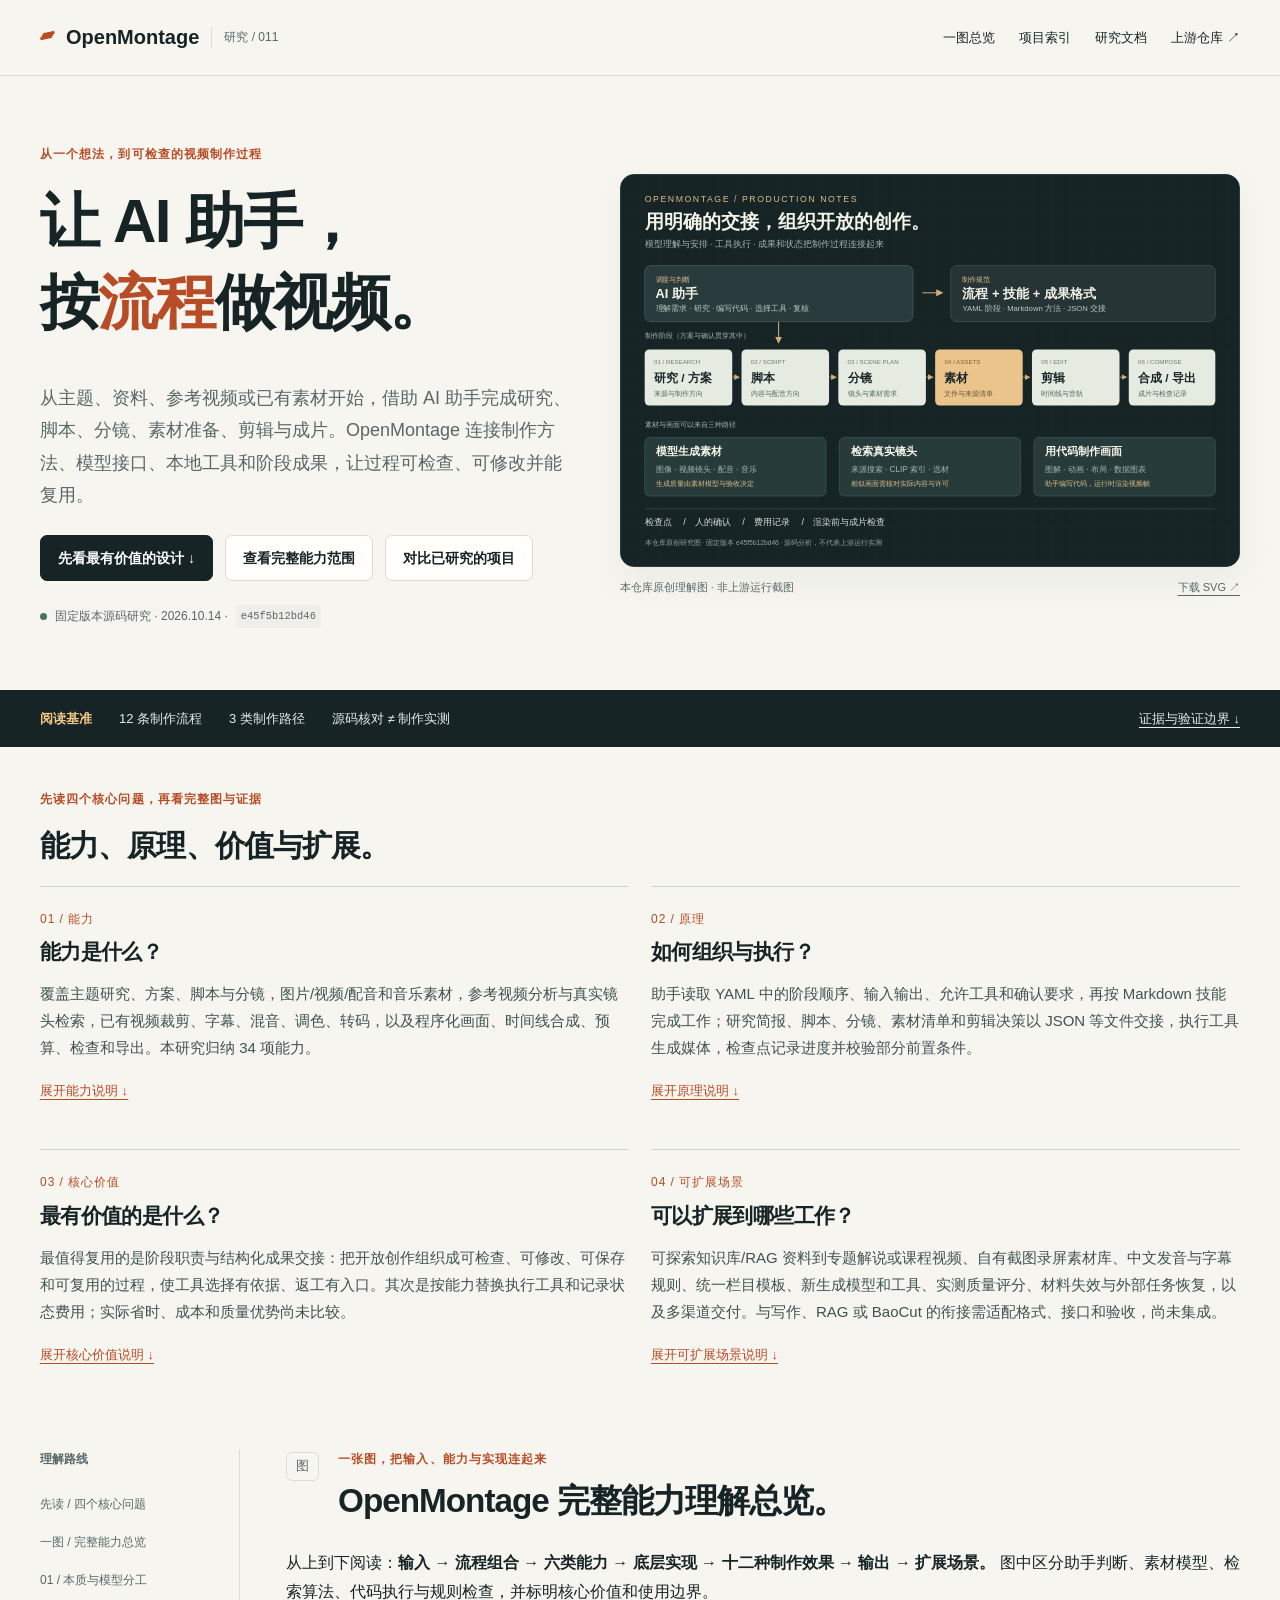
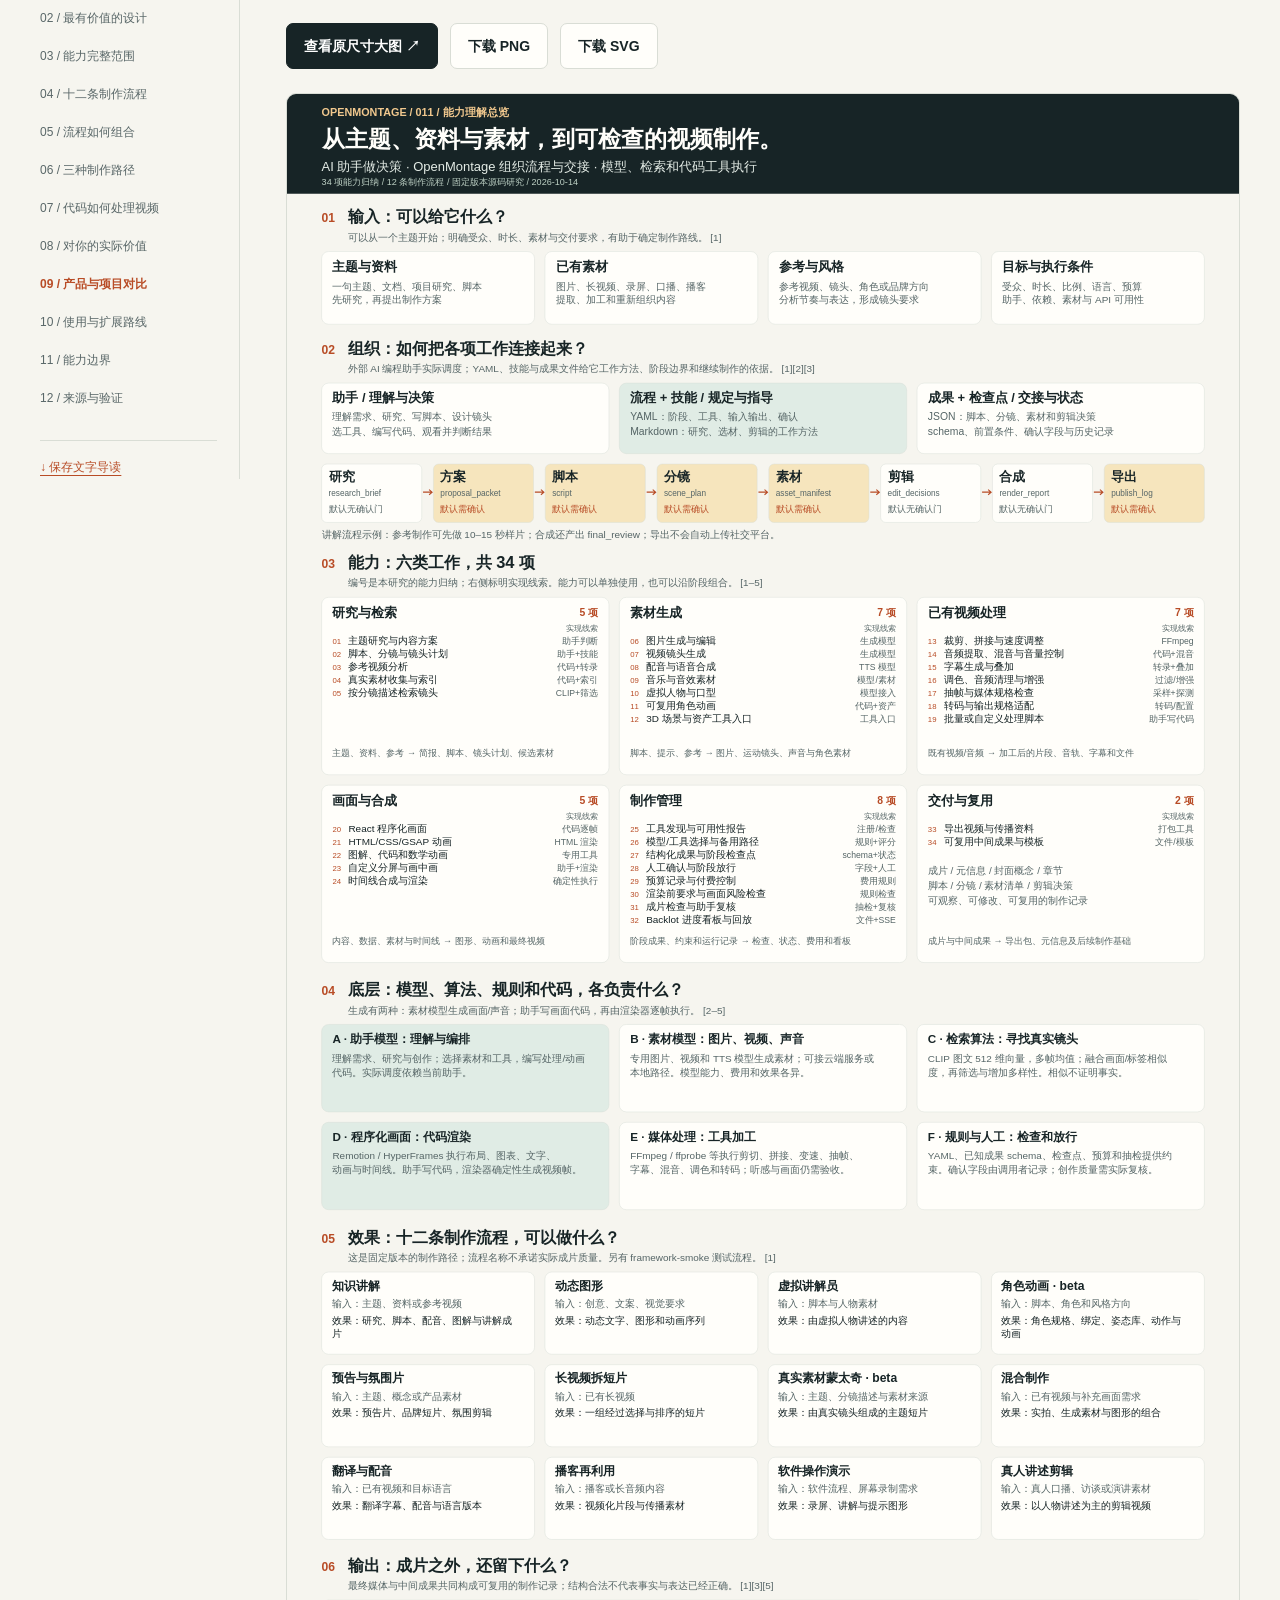
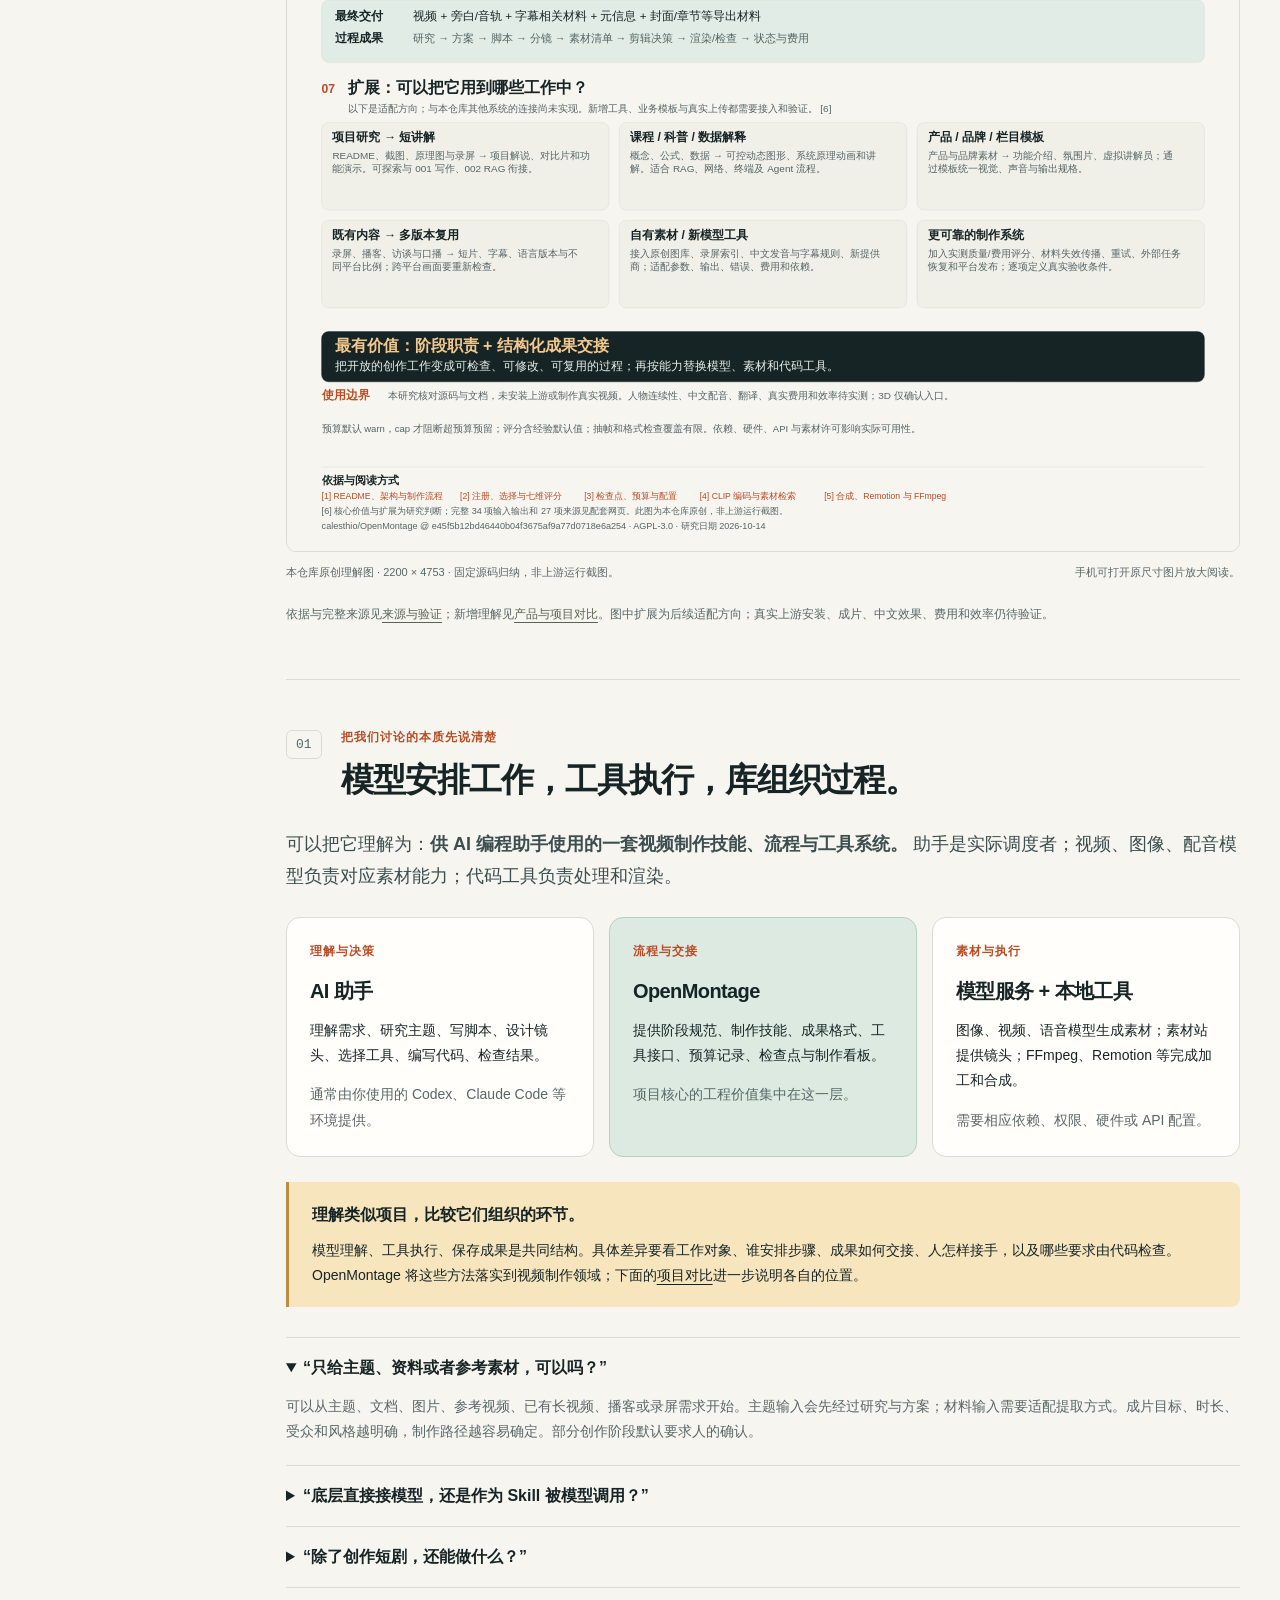
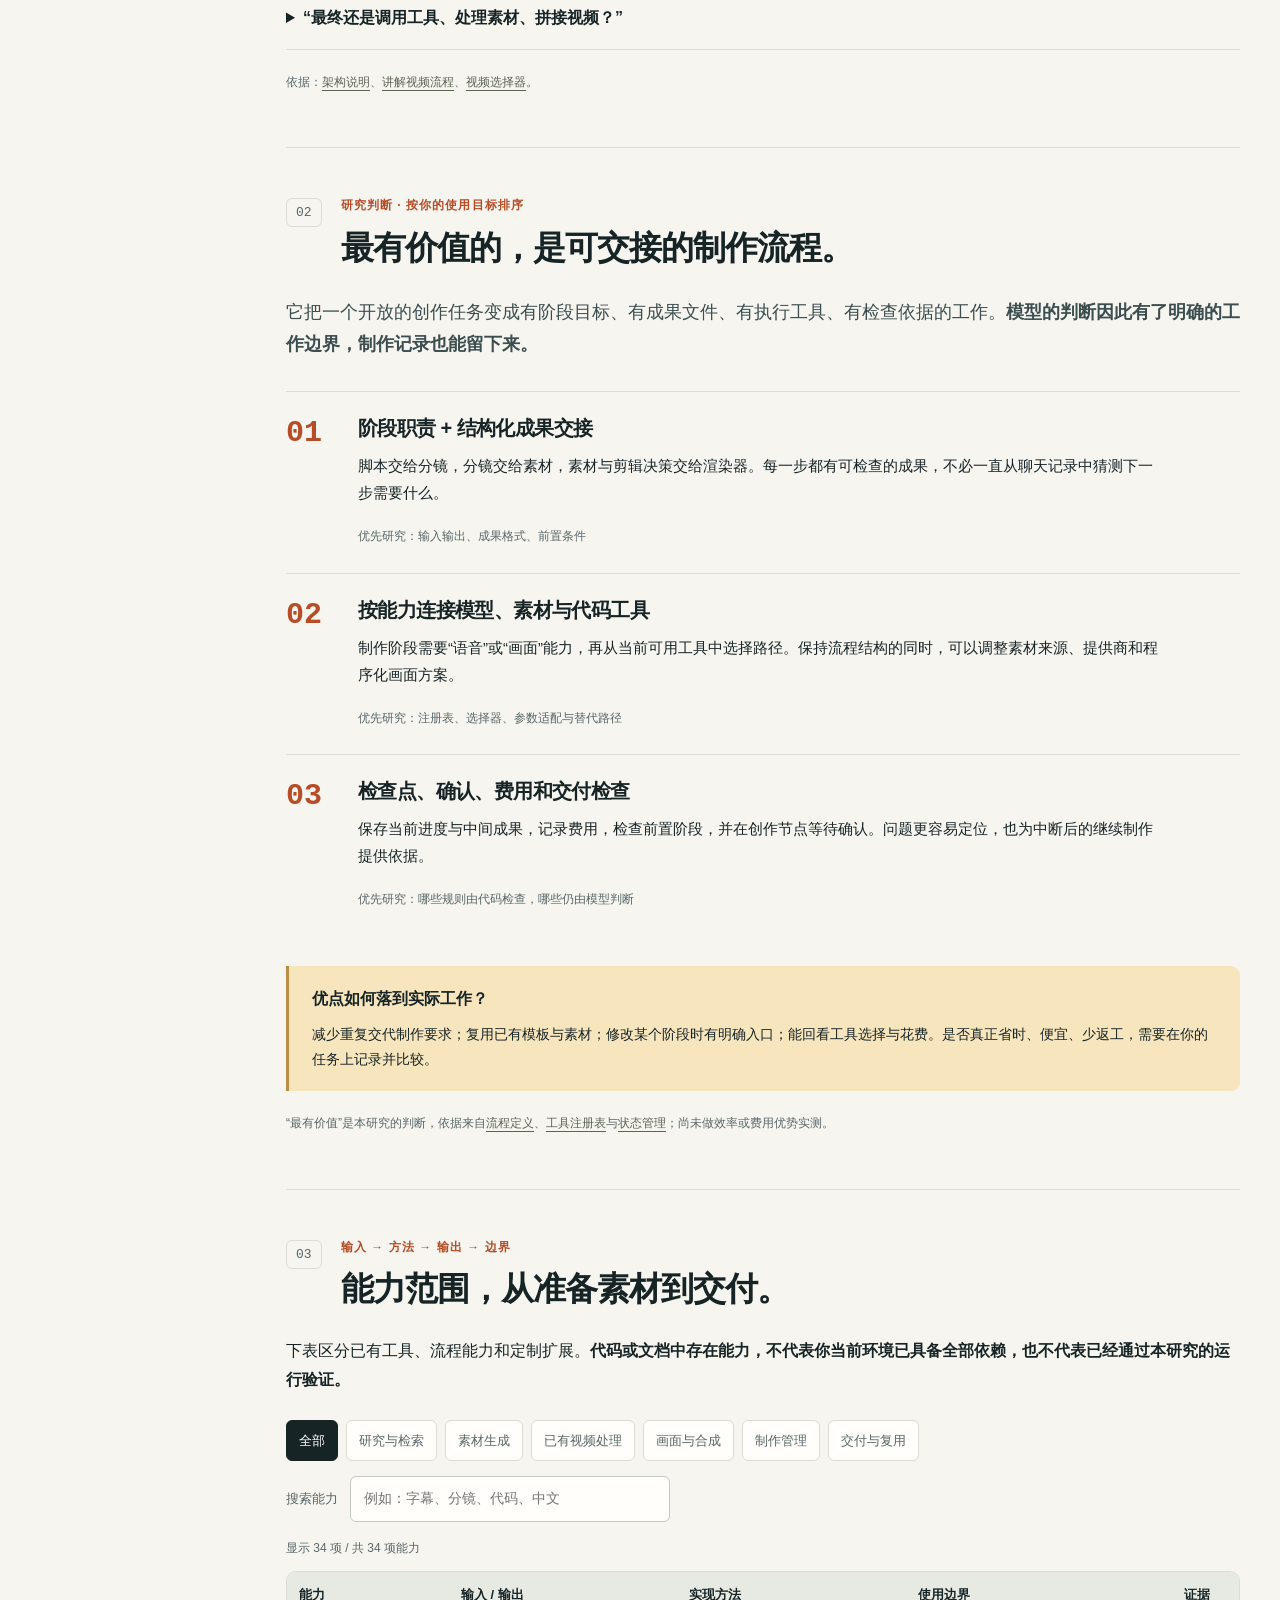
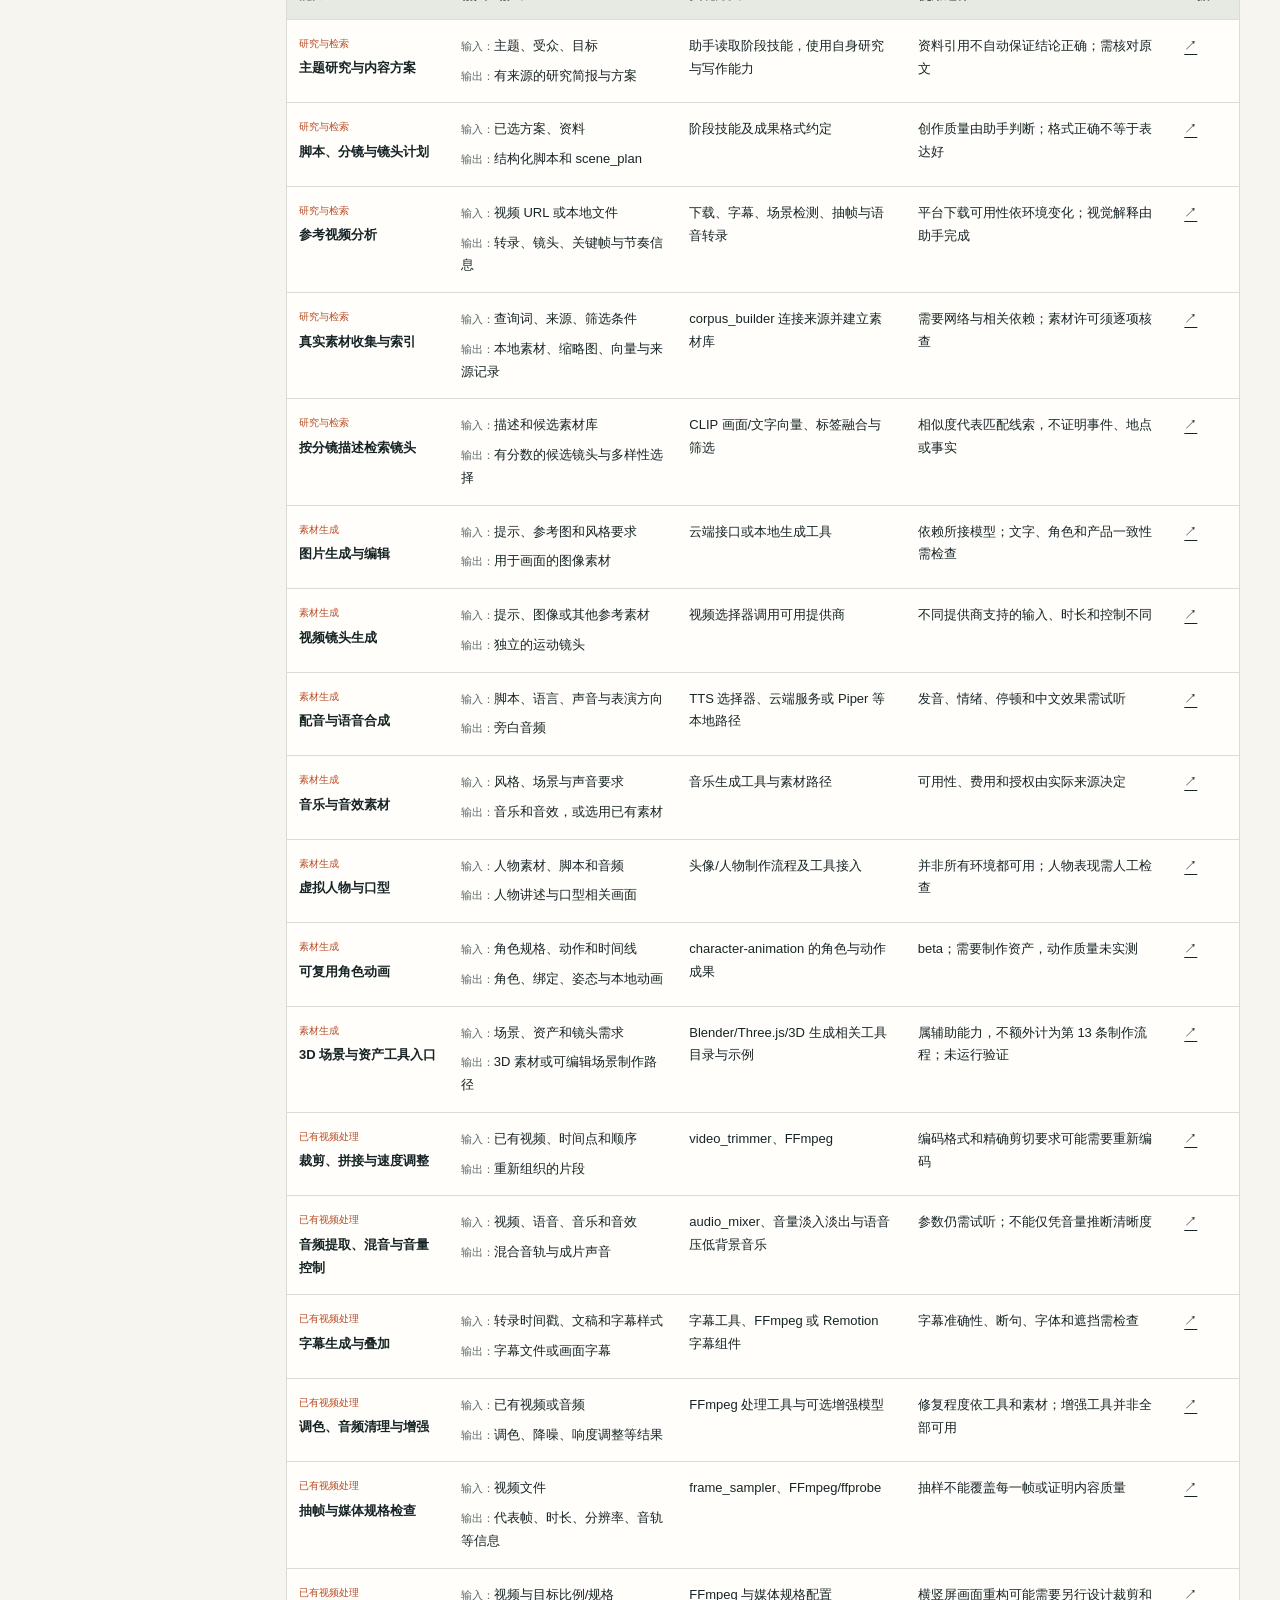
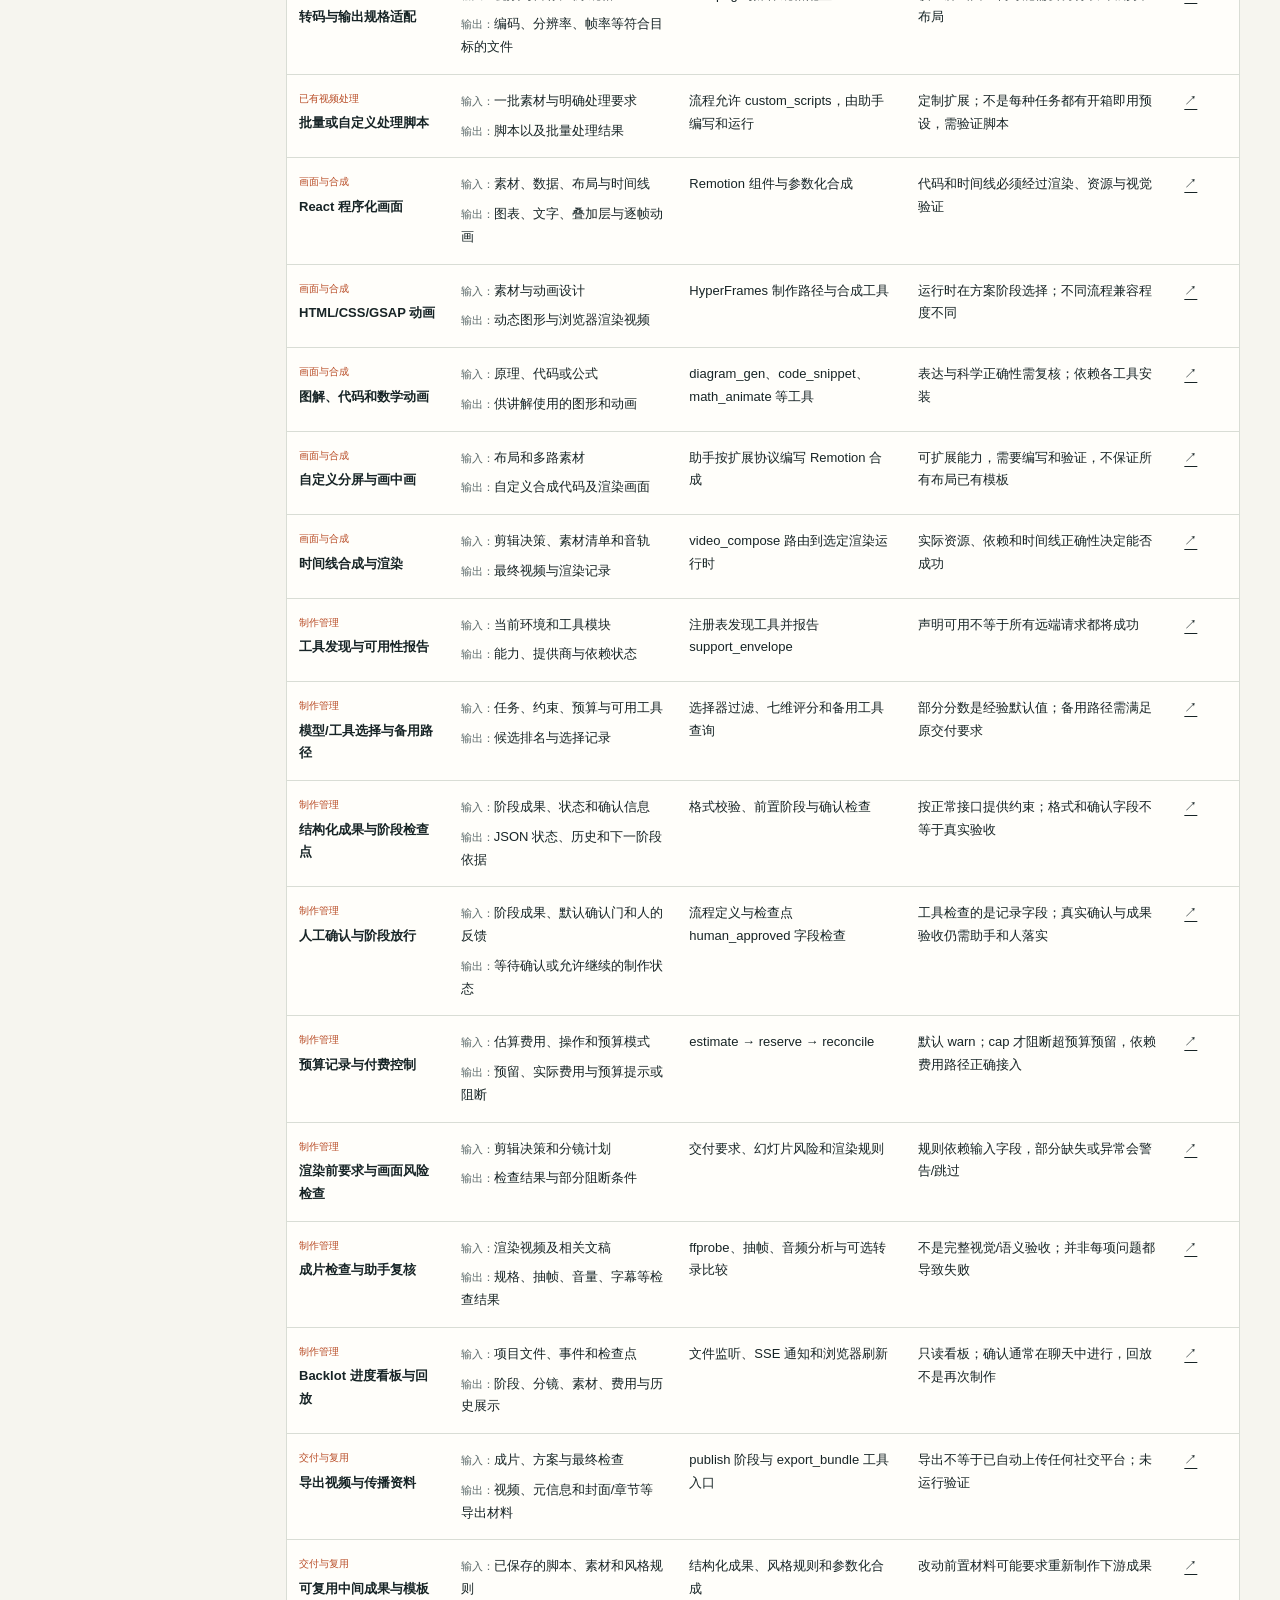
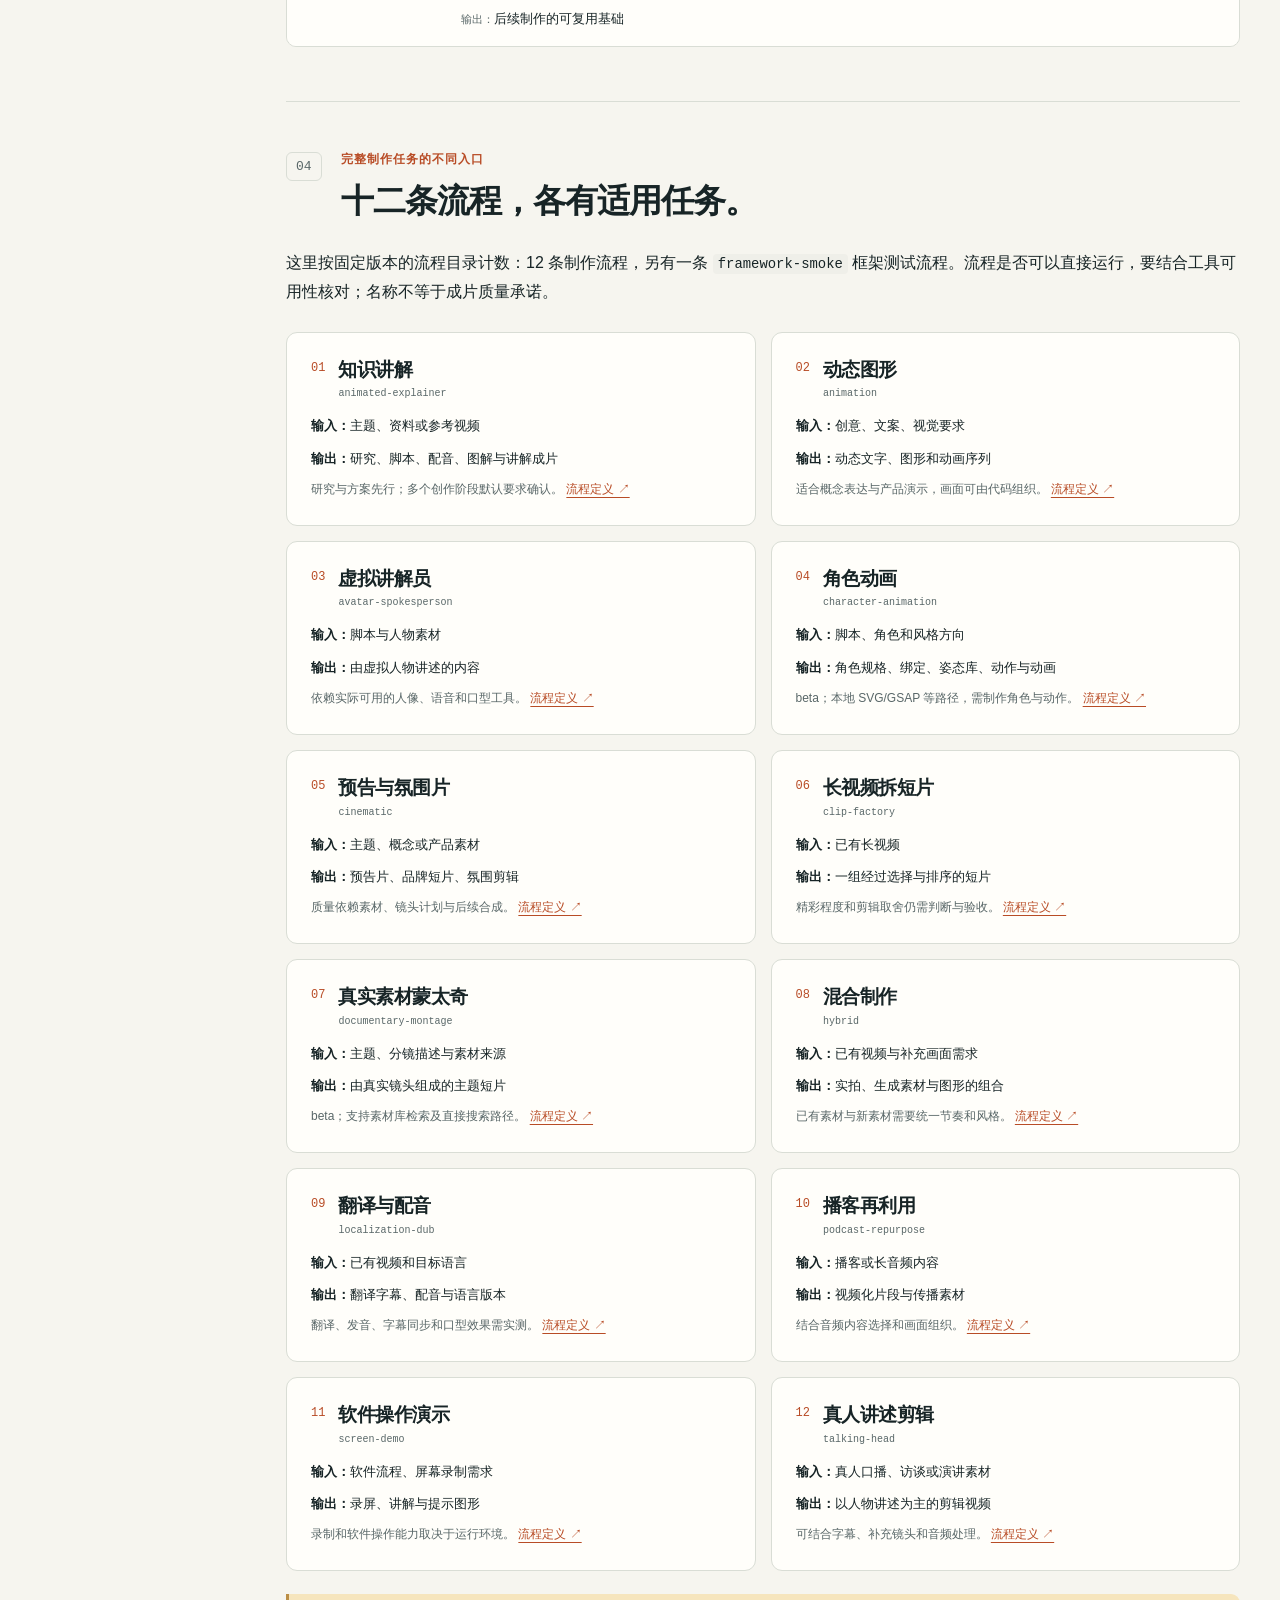
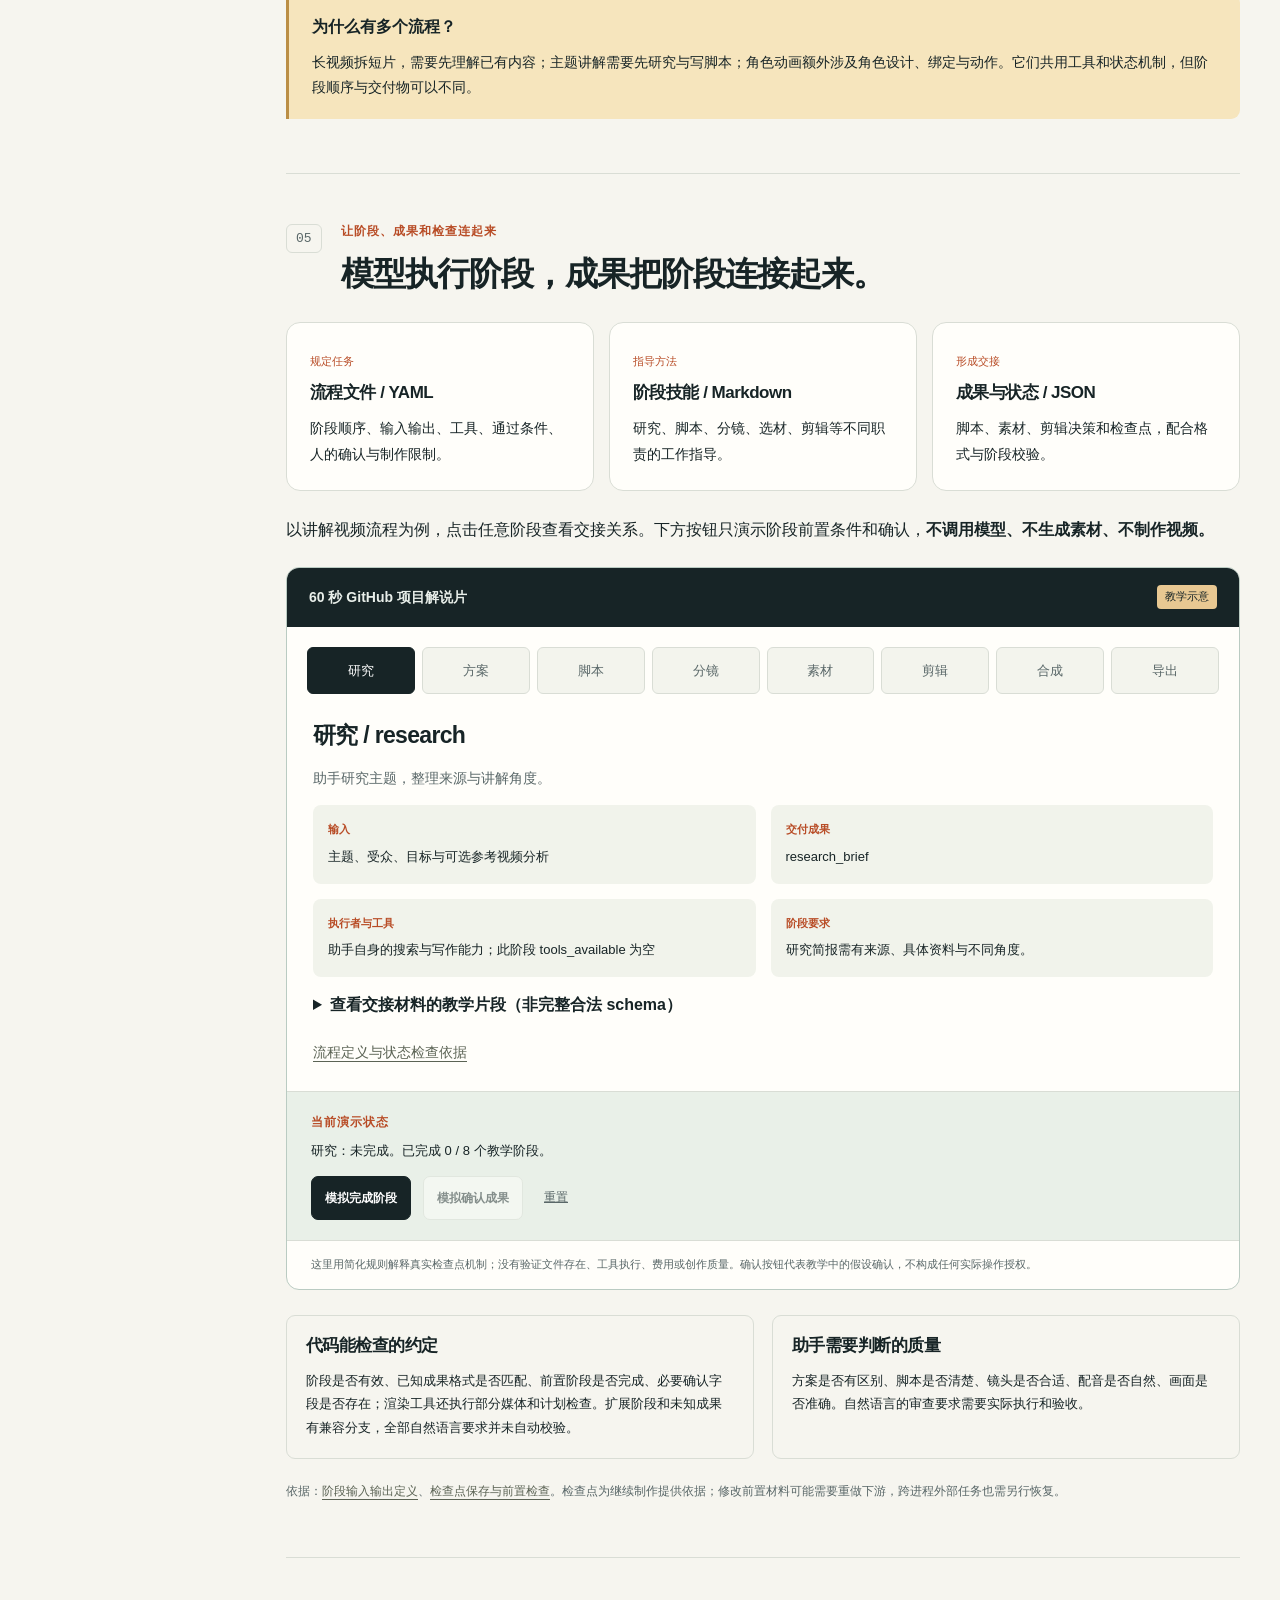
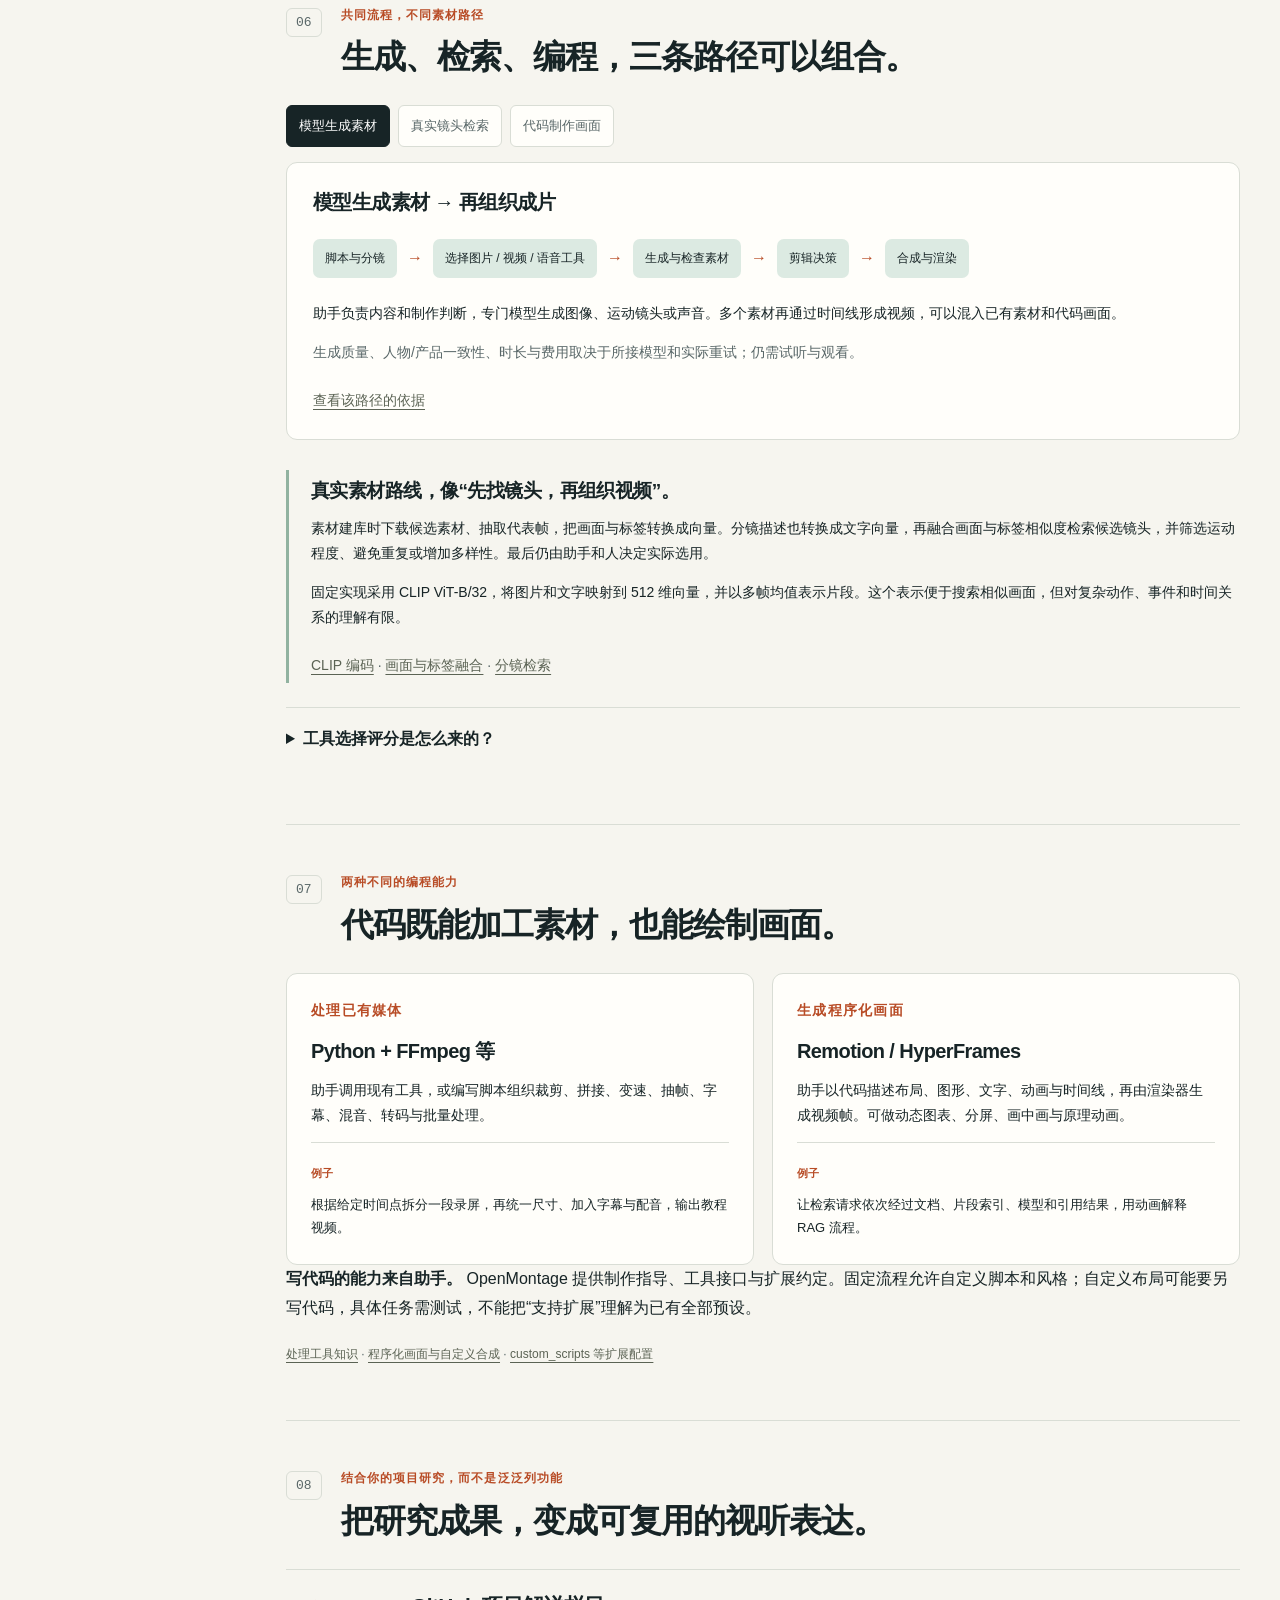
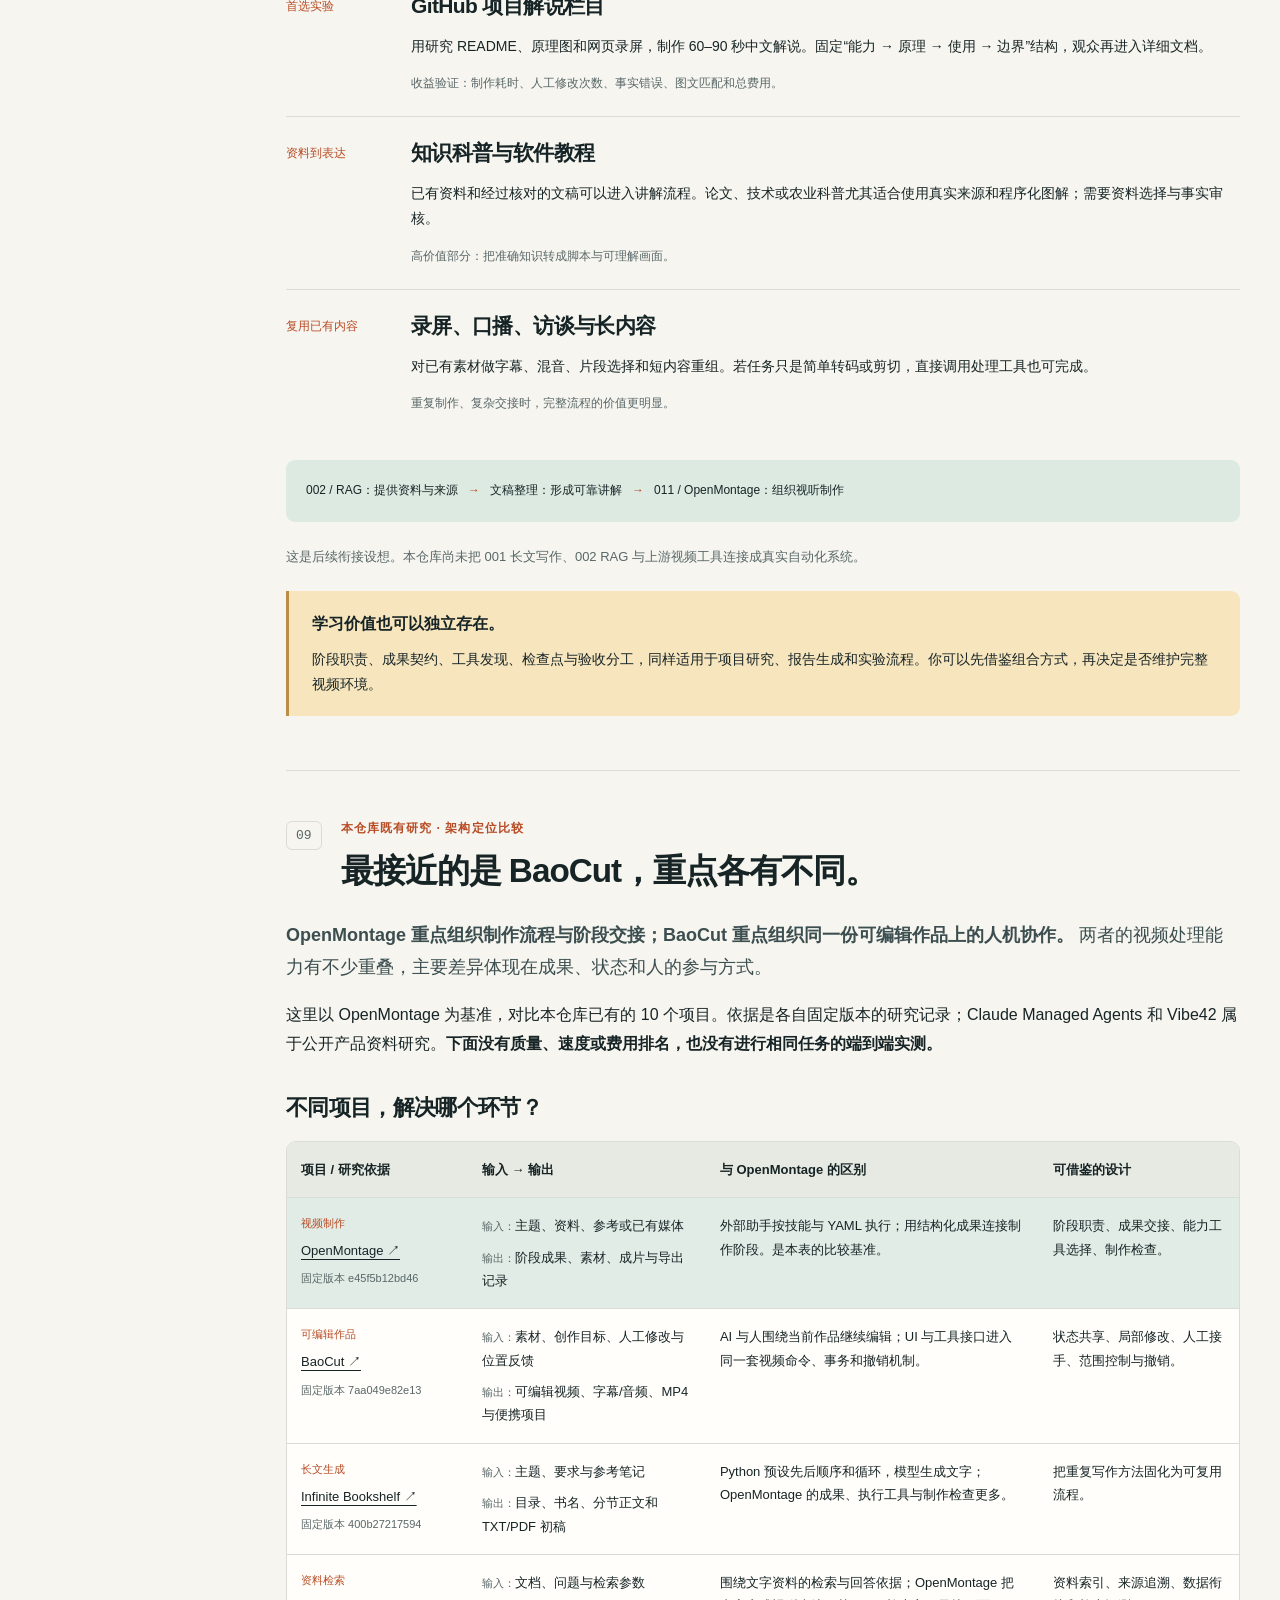
<file: projects/011-openmontage/web/index.html>
<!doctype html>
<html lang="zh-CN">
<head>
  <meta charset="utf-8">
  <meta name="viewport" content="width=device-width, initial-scale=1">
  <meta name="description" content="OpenMontage 中文研究：完整能力图、12 条制作流程、结构化交接、模型与工具分工；与BaoCut等10个已研究项目对比，说明制作、编辑、检索、判断、运行和模型接入的差异及组合边界。">
  <meta name="theme-color" content="#172426">
  <link rel="icon" type="image/svg+xml" href="./assets/favicon.svg">
  <title>OpenMontage · 让 AI 助手按流程做视频</title>
  <link rel="stylesheet" href="./styles.css">
  <script src="./app.js" defer></script>
</head>
<body>
<a class="skip-link" href="#main">跳到正文</a>
<header class="masthead">
  <a class="brand" href="#top"><span class="brand-mark" aria-hidden="true">▰</span> OpenMontage <small>研究 / 011</small></a>
  <nav aria-label="全局导航"><a href="#understanding">一图总览</a><a href="../">项目索引</a><a href="https://github.com/yydshly/1013_codex_project/tree/main/projects/011-openmontage">研究文档</a><a href="https://github.com/calesthio/OpenMontage" target="_blank" rel="noopener noreferrer">上游仓库 ↗</a></nav>
</header>
<main id="main">
  <section class="hero wrap" id="top">
    <div class="hero-copy">
      <p class="eyebrow">从一个想法，到可检查的视频制作过程</p>
      <h1>让 AI 助手，<br>按<span>流程</span>做视频。</h1>
      <p class="hero-lead">从主题、资料、参考视频或已有素材开始，借助 AI 助手完成研究、脚本、分镜、素材准备、剪辑与成片。OpenMontage 连接制作方法、模型接口、本地工具和阶段成果，让过程可检查、可修改并能复用。</p>
      <div class="hero-actions"><a class="button primary" href="#value">先看最有价值的设计 ↓</a><a class="button secondary" href="#capabilities">查看完整能力范围</a><a class="button secondary" href="#comparison">对比已研究的项目</a></div>
      <p class="research-stamp"><span class="dot"></span> 固定版本源码研究 · 2026.10.14 · <code>e45f5b12bd46</code></p>
    </div>
    <figure class="hero-figure">
      <img src="./assets/overview.svg" width="1200" height="760" alt="本仓库原创理解图：AI 助手读取流程与技能，通过脚本、分镜、素材清单和剪辑决策交接，再调用素材模型或本地工具渲染视频。">
      <figcaption>本仓库原创理解图 · 非上游运行截图 <a href="./assets/overview.svg" download="openmontage-understanding.svg">下载 SVG ↗</a></figcaption>
    </figure>
  </section>
  <div class="scope-band"><div class="wrap"><strong>阅读基准</strong><span>12 条制作流程</span><span>3 类制作路径</span><span>源码核对 ≠ 制作实测</span><a href="#evidence">证据与验证边界 ↓</a></div></div>
  <section class="brief wrap" id="brief" aria-labelledby="brief-title">
    <p class="eyebrow">先读四个核心问题，再看完整图与证据</p><h2 id="brief-title">能力、原理、价值与扩展。</h2>
    <div class="brief-grid">
<!-- BRIEF:START -->
<article><span class="brief-index">01 / 能力</span><h3>能力是什么？</h3><p>覆盖主题研究、方案、脚本与分镜，图片/视频/配音和音乐素材，参考视频分析与真实镜头检索，已有视频裁剪、字幕、混音、调色、转码，以及程序化画面、时间线合成、预算、检查和导出。本研究归纳 34 项能力。</p><a href="#capabilities">展开能力说明 ↓</a></article>
<article><span class="brief-index">02 / 原理</span><h3>如何组织与执行？</h3><p>助手读取 YAML 中的阶段顺序、输入输出、允许工具和确认要求，再按 Markdown 技能完成工作；研究简报、脚本、分镜、素材清单和剪辑决策以 JSON 等文件交接，执行工具生成媒体，检查点记录进度并校验部分前置条件。</p><a href="#workflow">展开原理说明 ↓</a></article>
<article><span class="brief-index">03 / 核心价值</span><h3>最有价值的是什么？</h3><p>最值得复用的是阶段职责与结构化成果交接：把开放创作组织成可检查、可修改、可保存和可复用的过程，使工具选择有依据、返工有入口。其次是按能力替换执行工具和记录状态费用；实际省时、成本和质量优势尚未比较。</p><a href="#value">展开核心价值说明 ↓</a></article>
<article><span class="brief-index">04 / 可扩展场景</span><h3>可以扩展到哪些工作？</h3><p>可探索知识库/RAG 资料到专题解说或课程视频、自有截图录屏素材库、中文发音与字幕规则、统一栏目模板、新生成模型和工具、实测质量评分、材料失效与外部任务恢复，以及多渠道交付。与写作、RAG 或 BaoCut 的衔接需适配格式、接口和验收，尚未集成。</p><a href="#extensions">展开可扩展场景说明 ↓</a></article>
<!-- BRIEF:END -->
    </div>
  </section>
  <div class="reading-layout wrap">
    <aside class="contents" aria-label="章节目录">
      <p>理解路线</p>
      <nav><a href="#brief">先读 / 四个核心问题</a><a href="#understanding">一图 / 完整能力总览</a><a href="#essence">01 / 本质与模型分工</a><a href="#value">02 / 最有价值的设计</a><a href="#capabilities">03 / 能力完整范围</a><a href="#pipelines">04 / 十二条制作流程</a><a href="#workflow">05 / 流程如何组合</a><a href="#paths">06 / 三种制作路径</a><a href="#code">07 / 代码如何处理视频</a><a href="#scenarios">08 / 对你的实际价值</a><a href="#comparison">09 / 产品与项目对比</a><a href="#extensions">10 / 使用与扩展路线</a><a href="#limits">11 / 能力边界</a><a href="#evidence">12 / 来源与验证</a></nav>
      <a class="download-note" href="./research-summary.txt" download>↓ 保存文字导读</a>
    </aside>
    <div class="chapters">
      <section class="chapter" id="understanding">
        <div class="section-heading"><span>图</span><div><p class="eyebrow">一张图，把输入、能力与实现连起来</p><h2>OpenMontage 完整能力理解总览。</h2></div></div>
        <p>从上到下阅读：<strong>输入 → 流程组合 → 六类能力 → 底层实现 → 十二种制作效果 → 输出 → 扩展场景。</strong> 图中区分助手判断、素材模型、检索算法、代码执行与规则检查，并标明核心价值和使用边界。</p>
        <div class="poster-actions"><a class="button primary" href="./assets/ability-map.png" target="_blank" rel="noopener noreferrer">查看原尺寸大图 ↗</a><a class="button secondary" href="./assets/ability-map.png" download="openmontage-ability-map.png">下载 PNG</a><a class="button secondary" href="./assets/ability-map.svg" download="openmontage-ability-map.svg">下载 SVG</a></div>
        <figure class="ability-poster"><a href="./assets/ability-map.png" target="_blank" rel="noopener noreferrer" aria-label="打开 OpenMontage 完整能力大图"><img src="./assets/ability-map.svg" width="2200" height="4753" alt="OpenMontage 原创完整总览：主题、资料、参考和已有媒体经八阶段交接；六类34项能力涵盖研究、素材生成、视频处理、画面合成、制作管理和导出；模型、CLIP检索、代码与规则分工；12条制作流程的输入与效果；最终和过程输出；六类扩展、核心价值与未验证边界。"></a><figcaption>本仓库原创理解图 · 2200 × 4753 · 固定源码归纳，非上游运行截图。<span>手机可打开原尺寸图片放大阅读。</span></figcaption></figure>
        <p class="source-note">依据与完整来源见<a href="#evidence">来源与验证</a>；新增理解见<a href="#comparison">产品与项目对比</a>。图中扩展为后续适配方向；真实上游安装、成片、中文效果、费用和效率仍待验证。</p>
      </section>
      <section class="chapter" id="essence">
        <div class="section-heading"><span>01</span><div><p class="eyebrow">把我们讨论的本质先说清楚</p><h2>模型安排工作，工具执行，库组织过程。</h2></div></div>
        <p class="lead">可以把它理解为：<strong>供 AI 编程助手使用的一套视频制作技能、流程与工具系统。</strong> 助手是实际调度者；视频、图像、配音模型负责对应素材能力；代码工具负责处理和渲染。</p>
        <div class="role-grid">
          <article><p class="label">理解与决策</p><h3>AI 助手</h3><p>理解需求、研究主题、写脚本、设计镜头、选择工具、编写代码、检查结果。</p><p class="small">通常由你使用的 Codex、Claude Code 等环境提供。</p></article>
          <article class="accent-card"><p class="label">流程与交接</p><h3>OpenMontage</h3><p>提供阶段规范、制作技能、成果格式、工具接口、预算记录、检查点与制作看板。</p><p class="small">项目核心的工程价值集中在这一层。</p></article>
          <article><p class="label">素材与执行</p><h3>模型服务 + 本地工具</h3><p>图像、视频、语音模型生成素材；素材站提供镜头；FFmpeg、Remotion 等完成加工和合成。</p><p class="small">需要相应依赖、权限、硬件或 API 配置。</p></article>
        </div>
        <div class="callout"><strong>理解类似项目，比较它们组织的环节。</strong><p>模型理解、工具执行、保存成果是共同结构。具体差异要看工作对象、谁安排步骤、成果如何交接、人怎样接手，以及哪些要求由代码检查。OpenMontage 将这些方法落实到视频制作领域；下面的<a href="#comparison">项目对比</a>进一步说明各自的位置。</p></div>
        <div class="discussion">
          <details open><summary>“只给主题、资料或者参考素材，可以吗？”</summary><p>可以从主题、文档、图片、参考视频、已有长视频、播客或录屏需求开始。主题输入会先经过研究与方案；材料输入需要适配提取方式。成片目标、时长、受众和风格越明确，制作路径越容易确定。部分创作阶段默认要求人的确认。</p></details>
          <details><summary>“底层直接接模型，还是作为 Skill 被模型调用？”</summary><p>分成两层：上层助手读取技能和流程，运行制作工具；下层生成工具再请求专门的图片、视频或语音模型，也可采用本地路径。技能文件是工作指导，完整执行需要工具和运行环境配合。</p></details>
          <details><summary>“除了创作短剧，还能做什么？”</summary><p>覆盖知识讲解、软件演示、真实素材蒙太奇、长视频拆短片、播客再利用、翻译配音、真人口播处理和程序化图形。已有视频的剪辑、字幕、混音、调色与转码也可以单独使用。短剧的角色、表演与连续性仍需要额外验收。</p></details>
          <details><summary>“最终还是调用工具、处理素材、拼接视频？”</summary><p>是。渲染和素材处理由工具执行；重要的制作判断发生在研究、脚本、分镜、选材与剪辑决策中。OpenMontage 为这些判断提供分工、交接材料和检查规则。</p></details>
        </div>
        <p class="source-note">依据：<a href="#source-architecture">架构说明</a>、<a href="#source-explainer">讲解视频流程</a>、<a href="#source-selector">视频选择器</a>。</p>
      </section>

      <section class="chapter" id="value">
        <div class="section-heading"><span>02</span><div><p class="eyebrow">研究判断 · 按你的使用目标排序</p><h2>最有价值的，是可交接的制作流程。</h2></div></div>
        <p class="lead">它把一个开放的创作任务变成有阶段目标、有成果文件、有执行工具、有检查依据的工作。<strong>模型的判断因此有了明确的工作边界，制作记录也能留下来。</strong></p>
        <div class="value-ranking">
          <article><b>01</b><div><h3>阶段职责 + 结构化成果交接</h3><p>脚本交给分镜，分镜交给素材，素材与剪辑决策交给渲染器。每一步都有可检查的成果，不必一直从聊天记录中猜测下一步需要什么。</p><span>优先研究：输入输出、成果格式、前置条件</span></div></article>
          <article><b>02</b><div><h3>按能力连接模型、素材与代码工具</h3><p>制作阶段需要“语音”或“画面”能力，再从当前可用工具中选择路径。保持流程结构的同时，可以调整素材来源、提供商和程序化画面方案。</p><span>优先研究：注册表、选择器、参数适配与替代路径</span></div></article>
          <article><b>03</b><div><h3>检查点、确认、费用和交付检查</h3><p>保存当前进度与中间成果，记录费用，检查前置阶段，并在创作节点等待确认。问题更容易定位，也为中断后的继续制作提供依据。</p><span>优先研究：哪些规则由代码检查，哪些仍由模型判断</span></div></article>
        </div>
        <div class="callout"><strong>优点如何落到实际工作？</strong><p>减少重复交代制作要求；复用已有模板与素材；修改某个阶段时有明确入口；能回看工具选择与花费。是否真正省时、便宜、少返工，需要在你的任务上记录并比较。</p></div>
        <p class="source-note">“最有价值”是本研究的判断，依据来自<a href="#source-explainer">流程定义</a>、<a href="#source-registry">工具注册表</a>与<a href="#source-checkpoint">状态管理</a>；尚未做效率或费用优势实测。</p>
      </section>

      <section class="chapter" id="capabilities">
        <div class="section-heading"><span>03</span><div><p class="eyebrow">输入 → 方法 → 输出 → 边界</p><h2>能力范围，从准备素材到交付。</h2></div></div>
        <p>下表区分已有工具、流程能力和定制扩展。<strong>代码或文档中存在能力，不代表你当前环境已具备全部依赖，也不代表已经通过本研究的运行验证。</strong></p>
        <div class="capability-controls">
          <div class="filters" aria-label="能力类别"><button data-filter="all" aria-pressed="true" class="active">全部</button><button data-filter="prepare" aria-pressed="false">研究与检索</button><button data-filter="generate" aria-pressed="false">素材生成</button><button data-filter="process" aria-pressed="false">已有视频处理</button><button data-filter="compose" aria-pressed="false">画面与合成</button><button data-filter="govern" aria-pressed="false">制作管理</button><button data-filter="deliver" aria-pressed="false">交付与复用</button></div>
          <label class="search-box">搜索能力<input type="search" id="capability-search" placeholder="例如：字幕、分镜、代码、中文" autocomplete="off"></label>
        </div>
        <p class="result-count" id="capability-count" aria-live="polite">完整能力清单</p>
        <div class="table-shell"><table class="capability-table"><caption class="sr-only">OpenMontage 能力范围、输入输出、依据和使用边界</caption><thead><tr><th>能力</th><th>输入 / 输出</th><th>实现方法</th><th>使用边界</th><th>证据</th></tr></thead><tbody id="capability-rows">
<!-- CAPABILITIES:START -->
<tr data-category="prepare"><td data-label="能力"><small>研究与检索</small>主题研究与内容方案</td><td data-label="输入 / 输出"><p><span class="io-label">输入：</span>主题、受众、目标</p><p><span class="io-label">输出：</span>有来源的研究简报与方案</p></td><td data-label="实现方法">助手读取阶段技能，使用自身研究与写作能力</td><td data-label="使用边界">资料引用不自动保证结论正确；需核对原文</td><td data-label="证据"><a href="#source-explainer" aria-label="主题研究与内容方案的来源">↗</a></td></tr>
<tr data-category="prepare"><td data-label="能力"><small>研究与检索</small>脚本、分镜与镜头计划</td><td data-label="输入 / 输出"><p><span class="io-label">输入：</span>已选方案、资料</p><p><span class="io-label">输出：</span>结构化脚本和 scene_plan</p></td><td data-label="实现方法">阶段技能及成果格式约定</td><td data-label="使用边界">创作质量由助手判断；格式正确不等于表达好</td><td data-label="证据"><a href="#source-explainer" aria-label="脚本、分镜与镜头计划的来源">↗</a></td></tr>
<tr data-category="prepare"><td data-label="能力"><small>研究与检索</small>参考视频分析</td><td data-label="输入 / 输出"><p><span class="io-label">输入：</span>视频 URL 或本地文件</p><p><span class="io-label">输出：</span>转录、镜头、关键帧与节奏信息</p></td><td data-label="实现方法">下载、字幕、场景检测、抽帧与语音转录</td><td data-label="使用边界">平台下载可用性依环境变化；视觉解释由助手完成</td><td data-label="证据"><a href="#source-analyzer" aria-label="参考视频分析的来源">↗</a></td></tr>
<tr data-category="prepare"><td data-label="能力"><small>研究与检索</small>真实素材收集与索引</td><td data-label="输入 / 输出"><p><span class="io-label">输入：</span>查询词、来源、筛选条件</p><p><span class="io-label">输出：</span>本地素材、缩略图、向量与来源记录</p></td><td data-label="实现方法">corpus_builder 连接来源并建立素材库</td><td data-label="使用边界">需要网络与相关依赖；素材许可须逐项核查</td><td data-label="证据"><a href="#source-corpus-builder" aria-label="真实素材收集与索引的来源">↗</a></td></tr>
<tr data-category="prepare"><td data-label="能力"><small>研究与检索</small>按分镜描述检索镜头</td><td data-label="输入 / 输出"><p><span class="io-label">输入：</span>描述和候选素材库</p><p><span class="io-label">输出：</span>有分数的候选镜头与多样性选择</p></td><td data-label="实现方法">CLIP 画面/文字向量、标签融合与筛选</td><td data-label="使用边界">相似度代表匹配线索，不证明事件、地点或事实</td><td data-label="证据"><a href="#source-clip-search" aria-label="按分镜描述检索镜头的来源">↗</a></td></tr>
<tr data-category="generate"><td data-label="能力"><small>素材生成</small>图片生成与编辑</td><td data-label="输入 / 输出"><p><span class="io-label">输入：</span>提示、参考图和风格要求</p><p><span class="io-label">输出：</span>用于画面的图像素材</p></td><td data-label="实现方法">云端接口或本地生成工具</td><td data-label="使用边界">依赖所接模型；文字、角色和产品一致性需检查</td><td data-label="证据"><a href="#source-readme" aria-label="图片生成与编辑的来源">↗</a></td></tr>
<tr data-category="generate"><td data-label="能力"><small>素材生成</small>视频镜头生成</td><td data-label="输入 / 输出"><p><span class="io-label">输入：</span>提示、图像或其他参考素材</p><p><span class="io-label">输出：</span>独立的运动镜头</p></td><td data-label="实现方法">视频选择器调用可用提供商</td><td data-label="使用边界">不同提供商支持的输入、时长和控制不同</td><td data-label="证据"><a href="#source-selector" aria-label="视频镜头生成的来源">↗</a></td></tr>
<tr data-category="generate"><td data-label="能力"><small>素材生成</small>配音与语音合成</td><td data-label="输入 / 输出"><p><span class="io-label">输入：</span>脚本、语言、声音与表演方向</p><p><span class="io-label">输出：</span>旁白音频</p></td><td data-label="实现方法">TTS 选择器、云端服务或 Piper 等本地路径</td><td data-label="使用边界">发音、情绪、停顿和中文效果需试听</td><td data-label="证据"><a href="#source-readme" aria-label="配音与语音合成的来源">↗</a></td></tr>
<tr data-category="generate"><td data-label="能力"><small>素材生成</small>音乐与音效素材</td><td data-label="输入 / 输出"><p><span class="io-label">输入：</span>风格、场景与声音要求</p><p><span class="io-label">输出：</span>音乐和音效，或选用已有素材</p></td><td data-label="实现方法">音乐生成工具与素材路径</td><td data-label="使用边界">可用性、费用和授权由实际来源决定</td><td data-label="证据"><a href="#source-readme" aria-label="音乐与音效素材的来源">↗</a></td></tr>
<tr data-category="generate"><td data-label="能力"><small>素材生成</small>虚拟人物与口型</td><td data-label="输入 / 输出"><p><span class="io-label">输入：</span>人物素材、脚本和音频</p><p><span class="io-label">输出：</span>人物讲述与口型相关画面</p></td><td data-label="实现方法">头像/人物制作流程及工具接入</td><td data-label="使用边界">并非所有环境都可用；人物表现需人工检查</td><td data-label="证据"><a href="#source-architecture" aria-label="虚拟人物与口型的来源">↗</a></td></tr>
<tr data-category="generate"><td data-label="能力"><small>素材生成</small>可复用角色动画</td><td data-label="输入 / 输出"><p><span class="io-label">输入：</span>角色规格、动作和时间线</p><p><span class="io-label">输出：</span>角色、绑定、姿态与本地动画</p></td><td data-label="实现方法">character-animation 的角色与动作成果</td><td data-label="使用边界">beta；需要制作资产，动作质量未实测</td><td data-label="证据"><a href="#source-character" aria-label="可复用角色动画的来源">↗</a></td></tr>
<tr data-category="generate"><td data-label="能力"><small>素材生成</small>3D 场景与资产工具入口</td><td data-label="输入 / 输出"><p><span class="io-label">输入：</span>场景、资产和镜头需求</p><p><span class="io-label">输出：</span>3D 素材或可编辑场景制作路径</p></td><td data-label="实现方法">Blender/Three.js/3D 生成相关工具目录与示例</td><td data-label="使用边界">属辅助能力，不额外计为第 13 条制作流程；未运行验证</td><td data-label="证据"><a href="#source-3d" aria-label="3D 场景与资产工具入口的来源">↗</a></td></tr>
<tr data-category="process"><td data-label="能力"><small>已有视频处理</small>裁剪、拼接与速度调整</td><td data-label="输入 / 输出"><p><span class="io-label">输入：</span>已有视频、时间点和顺序</p><p><span class="io-label">输出：</span>重新组织的片段</p></td><td data-label="实现方法">video_trimmer、FFmpeg</td><td data-label="使用边界">编码格式和精确剪切要求可能需要重新编码</td><td data-label="证据"><a href="#source-ffmpeg" aria-label="裁剪、拼接与速度调整的来源">↗</a></td></tr>
<tr data-category="process"><td data-label="能力"><small>已有视频处理</small>音频提取、混音与音量控制</td><td data-label="输入 / 输出"><p><span class="io-label">输入：</span>视频、语音、音乐和音效</p><p><span class="io-label">输出：</span>混合音轨与成片声音</p></td><td data-label="实现方法">audio_mixer、音量淡入淡出与语音压低背景音乐</td><td data-label="使用边界">参数仍需试听；不能仅凭音量推断清晰度</td><td data-label="证据"><a href="#source-ffmpeg" aria-label="音频提取、混音与音量控制的来源">↗</a></td></tr>
<tr data-category="process"><td data-label="能力"><small>已有视频处理</small>字幕生成与叠加</td><td data-label="输入 / 输出"><p><span class="io-label">输入：</span>转录时间戳、文稿和字幕样式</p><p><span class="io-label">输出：</span>字幕文件或画面字幕</p></td><td data-label="实现方法">字幕工具、FFmpeg 或 Remotion 字幕组件</td><td data-label="使用边界">字幕准确性、断句、字体和遮挡需检查</td><td data-label="证据"><a href="#source-remotion" aria-label="字幕生成与叠加的来源">↗</a></td></tr>
<tr data-category="process"><td data-label="能力"><small>已有视频处理</small>调色、音频清理与增强</td><td data-label="输入 / 输出"><p><span class="io-label">输入：</span>已有视频或音频</p><p><span class="io-label">输出：</span>调色、降噪、响度调整等结果</p></td><td data-label="实现方法">FFmpeg 处理工具与可选增强模型</td><td data-label="使用边界">修复程度依工具和素材；增强工具并非全部可用</td><td data-label="证据"><a href="#source-ffmpeg" aria-label="调色、音频清理与增强的来源">↗</a></td></tr>
<tr data-category="process"><td data-label="能力"><small>已有视频处理</small>抽帧与媒体规格检查</td><td data-label="输入 / 输出"><p><span class="io-label">输入：</span>视频文件</p><p><span class="io-label">输出：</span>代表帧、时长、分辨率、音轨等信息</p></td><td data-label="实现方法">frame_sampler、FFmpeg/ffprobe</td><td data-label="使用边界">抽样不能覆盖每一帧或证明内容质量</td><td data-label="证据"><a href="#source-compose" aria-label="抽帧与媒体规格检查的来源">↗</a></td></tr>
<tr data-category="process"><td data-label="能力"><small>已有视频处理</small>转码与输出规格适配</td><td data-label="输入 / 输出"><p><span class="io-label">输入：</span>视频与目标比例/规格</p><p><span class="io-label">输出：</span>编码、分辨率、帧率等符合目标的文件</p></td><td data-label="实现方法">FFmpeg 与媒体规格配置</td><td data-label="使用边界">横竖屏画面重构可能需要另行设计裁剪和布局</td><td data-label="证据"><a href="#source-remotion" aria-label="转码与输出规格适配的来源">↗</a></td></tr>
<tr data-category="process"><td data-label="能力"><small>已有视频处理</small>批量或自定义处理脚本</td><td data-label="输入 / 输出"><p><span class="io-label">输入：</span>一批素材与明确处理要求</p><p><span class="io-label">输出：</span>脚本以及批量处理结果</p></td><td data-label="实现方法">流程允许 custom_scripts，由助手编写和运行</td><td data-label="使用边界">定制扩展；不是每种任务都有开箱即用预设，需验证脚本</td><td data-label="证据"><a href="#source-explainer" aria-label="批量或自定义处理脚本的来源">↗</a></td></tr>
<tr data-category="compose"><td data-label="能力"><small>画面与合成</small>React 程序化画面</td><td data-label="输入 / 输出"><p><span class="io-label">输入：</span>素材、数据、布局与时间线</p><p><span class="io-label">输出：</span>图表、文字、叠加层与逐帧动画</p></td><td data-label="实现方法">Remotion 组件与参数化合成</td><td data-label="使用边界">代码和时间线必须经过渲染、资源与视觉验证</td><td data-label="证据"><a href="#source-remotion" aria-label="React 程序化画面的来源">↗</a></td></tr>
<tr data-category="compose"><td data-label="能力"><small>画面与合成</small>HTML/CSS/GSAP 动画</td><td data-label="输入 / 输出"><p><span class="io-label">输入：</span>素材与动画设计</p><p><span class="io-label">输出：</span>动态图形与浏览器渲染视频</p></td><td data-label="实现方法">HyperFrames 制作路径与合成工具</td><td data-label="使用边界">运行时在方案阶段选择；不同流程兼容程度不同</td><td data-label="证据"><a href="#source-hyperframes" aria-label="HTML/CSS/GSAP 动画的来源">↗</a></td></tr>
<tr data-category="compose"><td data-label="能力"><small>画面与合成</small>图解、代码和数学动画</td><td data-label="输入 / 输出"><p><span class="io-label">输入：</span>原理、代码或公式</p><p><span class="io-label">输出：</span>供讲解使用的图形和动画</p></td><td data-label="实现方法">diagram_gen、code_snippet、math_animate 等工具</td><td data-label="使用边界">表达与科学正确性需复核；依赖各工具安装</td><td data-label="证据"><a href="#source-explainer" aria-label="图解、代码和数学动画的来源">↗</a></td></tr>
<tr data-category="compose"><td data-label="能力"><small>画面与合成</small>自定义分屏与画中画</td><td data-label="输入 / 输出"><p><span class="io-label">输入：</span>布局和多路素材</p><p><span class="io-label">输出：</span>自定义合成代码及渲染画面</p></td><td data-label="实现方法">助手按扩展协议编写 Remotion 合成</td><td data-label="使用边界">可扩展能力，需要编写和验证，不保证所有布局已有模板</td><td data-label="证据"><a href="#source-remotion" aria-label="自定义分屏与画中画的来源">↗</a></td></tr>
<tr data-category="compose"><td data-label="能力"><small>画面与合成</small>时间线合成与渲染</td><td data-label="输入 / 输出"><p><span class="io-label">输入：</span>剪辑决策、素材清单和音轨</p><p><span class="io-label">输出：</span>最终视频与渲染记录</p></td><td data-label="实现方法">video_compose 路由到选定渲染运行时</td><td data-label="使用边界">实际资源、依赖和时间线正确性决定能否成功</td><td data-label="证据"><a href="#source-compose" aria-label="时间线合成与渲染的来源">↗</a></td></tr>
<tr data-category="govern"><td data-label="能力"><small>制作管理</small>工具发现与可用性报告</td><td data-label="输入 / 输出"><p><span class="io-label">输入：</span>当前环境和工具模块</p><p><span class="io-label">输出：</span>能力、提供商与依赖状态</p></td><td data-label="实现方法">注册表发现工具并报告 support_envelope</td><td data-label="使用边界">声明可用不等于所有远端请求都将成功</td><td data-label="证据"><a href="#source-registry" aria-label="工具发现与可用性报告的来源">↗</a></td></tr>
<tr data-category="govern"><td data-label="能力"><small>制作管理</small>模型/工具选择与备用路径</td><td data-label="输入 / 输出"><p><span class="io-label">输入：</span>任务、约束、预算与可用工具</p><p><span class="io-label">输出：</span>候选排名与选择记录</p></td><td data-label="实现方法">选择器过滤、七维评分和备用工具查询</td><td data-label="使用边界">部分分数是经验默认值；备用路径需满足原交付要求</td><td data-label="证据"><a href="#source-scoring" aria-label="模型/工具选择与备用路径的来源">↗</a></td></tr>
<tr data-category="govern"><td data-label="能力"><small>制作管理</small>结构化成果与阶段检查点</td><td data-label="输入 / 输出"><p><span class="io-label">输入：</span>阶段成果、状态和确认信息</p><p><span class="io-label">输出：</span>JSON 状态、历史和下一阶段依据</p></td><td data-label="实现方法">格式校验、前置阶段与确认检查</td><td data-label="使用边界">按正常接口提供约束；格式和确认字段不等于真实验收</td><td data-label="证据"><a href="#source-checkpoint" aria-label="结构化成果与阶段检查点的来源">↗</a></td></tr>
<tr data-category="govern"><td data-label="能力"><small>制作管理</small>人工确认与阶段放行</td><td data-label="输入 / 输出"><p><span class="io-label">输入：</span>阶段成果、默认确认门和人的反馈</p><p><span class="io-label">输出：</span>等待确认或允许继续的制作状态</p></td><td data-label="实现方法">流程定义与检查点 human_approved 字段检查</td><td data-label="使用边界">工具检查的是记录字段；真实确认与成果验收仍需助手和人落实</td><td data-label="证据"><a href="#source-checkpoint" aria-label="人工确认与阶段放行的来源">↗</a></td></tr>
<tr data-category="govern"><td data-label="能力"><small>制作管理</small>预算记录与付费控制</td><td data-label="输入 / 输出"><p><span class="io-label">输入：</span>估算费用、操作和预算模式</p><p><span class="io-label">输出：</span>预留、实际费用与预算提示或阻断</p></td><td data-label="实现方法">estimate → reserve → reconcile</td><td data-label="使用边界">默认 warn；cap 才阻断超预算预留，依赖费用路径正确接入</td><td data-label="证据"><a href="#source-cost" aria-label="预算记录与付费控制的来源">↗</a></td></tr>
<tr data-category="govern"><td data-label="能力"><small>制作管理</small>渲染前要求与画面风险检查</td><td data-label="输入 / 输出"><p><span class="io-label">输入：</span>剪辑决策和分镜计划</p><p><span class="io-label">输出：</span>检查结果与部分阻断条件</p></td><td data-label="实现方法">交付要求、幻灯片风险和渲染规则</td><td data-label="使用边界">规则依赖输入字段，部分缺失或异常会警告/跳过</td><td data-label="证据"><a href="#source-compose" aria-label="渲染前要求与画面风险检查的来源">↗</a></td></tr>
<tr data-category="govern"><td data-label="能力"><small>制作管理</small>成片检查与助手复核</td><td data-label="输入 / 输出"><p><span class="io-label">输入：</span>渲染视频及相关文稿</p><p><span class="io-label">输出：</span>规格、抽帧、音量、字幕等检查结果</p></td><td data-label="实现方法">ffprobe、抽帧、音频分析与可选转录比较</td><td data-label="使用边界">不是完整视觉/语义验收；并非每项问题都导致失败</td><td data-label="证据"><a href="#source-compose" aria-label="成片检查与助手复核的来源">↗</a></td></tr>
<tr data-category="govern"><td data-label="能力"><small>制作管理</small>Backlot 进度看板与回放</td><td data-label="输入 / 输出"><p><span class="io-label">输入：</span>项目文件、事件和检查点</p><p><span class="io-label">输出：</span>阶段、分镜、素材、费用与历史展示</p></td><td data-label="实现方法">文件监听、SSE 通知和浏览器刷新</td><td data-label="使用边界">只读看板；确认通常在聊天中进行，回放不是再次制作</td><td data-label="证据"><a href="#source-backlot" aria-label="Backlot 进度看板与回放的来源">↗</a></td></tr>
<tr data-category="deliver"><td data-label="能力"><small>交付与复用</small>导出视频与传播资料</td><td data-label="输入 / 输出"><p><span class="io-label">输入：</span>成片、方案与最终检查</p><p><span class="io-label">输出：</span>视频、元信息和封面/章节等导出材料</p></td><td data-label="实现方法">publish 阶段与 export_bundle 工具入口</td><td data-label="使用边界">导出不等于已自动上传任何社交平台；未运行验证</td><td data-label="证据"><a href="#source-export" aria-label="导出视频与传播资料的来源">↗</a></td></tr>
<tr data-category="deliver"><td data-label="能力"><small>交付与复用</small>可复用中间成果与模板</td><td data-label="输入 / 输出"><p><span class="io-label">输入：</span>已保存的脚本、素材和风格规则</p><p><span class="io-label">输出：</span>后续制作的可复用基础</p></td><td data-label="实现方法">结构化成果、风格规则和参数化合成</td><td data-label="使用边界">改动前置材料可能要求重新制作下游成果</td><td data-label="证据"><a href="#source-checkpoint" aria-label="可复用中间成果与模板的来源">↗</a></td></tr>
<!-- CAPABILITIES:END -->
        </tbody></table></div>
        <p id="empty-results" hidden>没有匹配项。尝试清空搜索或选择“全部”。</p>
      </section>

      <section class="chapter" id="pipelines">
        <div class="section-heading"><span>04</span><div><p class="eyebrow">完整制作任务的不同入口</p><h2>十二条流程，各有适用任务。</h2></div></div>
        <p>这里按固定版本的流程目录计数：12 条制作流程，另有一条 <code>framework-smoke</code> 框架测试流程。流程是否可以直接运行，要结合工具可用性核对；名称不等于成片质量承诺。</p>
        <div class="pipeline-grid">
<!-- PIPELINES:START -->
<article class="pipeline-card"><header><span>01</span><div><h3>知识讲解</h3><code>animated-explainer</code></div></header><p><strong>输入：</strong>主题、资料或参考视频</p><p><strong>输出：</strong>研究、脚本、配音、图解与讲解成片</p><p>研究与方案先行；多个创作阶段默认要求确认。 <a href="https://github.com/calesthio/OpenMontage/blob/e45f5b12bd46440b04f3675af9a77d0718e6a254/pipeline_defs/animated-explainer.yaml" target="_blank" rel="noopener noreferrer">流程定义 ↗</a></p></article>
<article class="pipeline-card"><header><span>02</span><div><h3>动态图形</h3><code>animation</code></div></header><p><strong>输入：</strong>创意、文案、视觉要求</p><p><strong>输出：</strong>动态文字、图形和动画序列</p><p>适合概念表达与产品演示，画面可由代码组织。 <a href="https://github.com/calesthio/OpenMontage/blob/e45f5b12bd46440b04f3675af9a77d0718e6a254/pipeline_defs/animation.yaml" target="_blank" rel="noopener noreferrer">流程定义 ↗</a></p></article>
<article class="pipeline-card"><header><span>03</span><div><h3>虚拟讲解员</h3><code>avatar-spokesperson</code></div></header><p><strong>输入：</strong>脚本与人物素材</p><p><strong>输出：</strong>由虚拟人物讲述的内容</p><p>依赖实际可用的人像、语音和口型工具。 <a href="https://github.com/calesthio/OpenMontage/blob/e45f5b12bd46440b04f3675af9a77d0718e6a254/pipeline_defs/avatar-spokesperson.yaml" target="_blank" rel="noopener noreferrer">流程定义 ↗</a></p></article>
<article class="pipeline-card"><header><span>04</span><div><h3>角色动画</h3><code>character-animation</code></div></header><p><strong>输入：</strong>脚本、角色和风格方向</p><p><strong>输出：</strong>角色规格、绑定、姿态库、动作与动画</p><p>beta；本地 SVG/GSAP 等路径，需制作角色与动作。 <a href="https://github.com/calesthio/OpenMontage/blob/e45f5b12bd46440b04f3675af9a77d0718e6a254/pipeline_defs/character-animation.yaml" target="_blank" rel="noopener noreferrer">流程定义 ↗</a></p></article>
<article class="pipeline-card"><header><span>05</span><div><h3>预告与氛围片</h3><code>cinematic</code></div></header><p><strong>输入：</strong>主题、概念或产品素材</p><p><strong>输出：</strong>预告片、品牌短片、氛围剪辑</p><p>质量依赖素材、镜头计划与后续合成。 <a href="https://github.com/calesthio/OpenMontage/blob/e45f5b12bd46440b04f3675af9a77d0718e6a254/pipeline_defs/cinematic.yaml" target="_blank" rel="noopener noreferrer">流程定义 ↗</a></p></article>
<article class="pipeline-card"><header><span>06</span><div><h3>长视频拆短片</h3><code>clip-factory</code></div></header><p><strong>输入：</strong>已有长视频</p><p><strong>输出：</strong>一组经过选择与排序的短片</p><p>精彩程度和剪辑取舍仍需判断与验收。 <a href="https://github.com/calesthio/OpenMontage/blob/e45f5b12bd46440b04f3675af9a77d0718e6a254/pipeline_defs/clip-factory.yaml" target="_blank" rel="noopener noreferrer">流程定义 ↗</a></p></article>
<article class="pipeline-card"><header><span>07</span><div><h3>真实素材蒙太奇</h3><code>documentary-montage</code></div></header><p><strong>输入：</strong>主题、分镜描述与素材来源</p><p><strong>输出：</strong>由真实镜头组成的主题短片</p><p>beta；支持素材库检索及直接搜索路径。 <a href="https://github.com/calesthio/OpenMontage/blob/e45f5b12bd46440b04f3675af9a77d0718e6a254/pipeline_defs/documentary-montage.yaml" target="_blank" rel="noopener noreferrer">流程定义 ↗</a></p></article>
<article class="pipeline-card"><header><span>08</span><div><h3>混合制作</h3><code>hybrid</code></div></header><p><strong>输入：</strong>已有视频与补充画面需求</p><p><strong>输出：</strong>实拍、生成素材与图形的组合</p><p>已有素材与新素材需要统一节奏和风格。 <a href="https://github.com/calesthio/OpenMontage/blob/e45f5b12bd46440b04f3675af9a77d0718e6a254/pipeline_defs/hybrid.yaml" target="_blank" rel="noopener noreferrer">流程定义 ↗</a></p></article>
<article class="pipeline-card"><header><span>09</span><div><h3>翻译与配音</h3><code>localization-dub</code></div></header><p><strong>输入：</strong>已有视频和目标语言</p><p><strong>输出：</strong>翻译字幕、配音与语言版本</p><p>翻译、发音、字幕同步和口型效果需实测。 <a href="https://github.com/calesthio/OpenMontage/blob/e45f5b12bd46440b04f3675af9a77d0718e6a254/pipeline_defs/localization-dub.yaml" target="_blank" rel="noopener noreferrer">流程定义 ↗</a></p></article>
<article class="pipeline-card"><header><span>10</span><div><h3>播客再利用</h3><code>podcast-repurpose</code></div></header><p><strong>输入：</strong>播客或长音频内容</p><p><strong>输出：</strong>视频化片段与传播素材</p><p>结合音频内容选择和画面组织。 <a href="https://github.com/calesthio/OpenMontage/blob/e45f5b12bd46440b04f3675af9a77d0718e6a254/pipeline_defs/podcast-repurpose.yaml" target="_blank" rel="noopener noreferrer">流程定义 ↗</a></p></article>
<article class="pipeline-card"><header><span>11</span><div><h3>软件操作演示</h3><code>screen-demo</code></div></header><p><strong>输入：</strong>软件流程、屏幕录制需求</p><p><strong>输出：</strong>录屏、讲解与提示图形</p><p>录制和软件操作能力取决于运行环境。 <a href="https://github.com/calesthio/OpenMontage/blob/e45f5b12bd46440b04f3675af9a77d0718e6a254/pipeline_defs/screen-demo.yaml" target="_blank" rel="noopener noreferrer">流程定义 ↗</a></p></article>
<article class="pipeline-card"><header><span>12</span><div><h3>真人讲述剪辑</h3><code>talking-head</code></div></header><p><strong>输入：</strong>真人口播、访谈或演讲素材</p><p><strong>输出：</strong>以人物讲述为主的剪辑视频</p><p>可结合字幕、补充镜头和音频处理。 <a href="https://github.com/calesthio/OpenMontage/blob/e45f5b12bd46440b04f3675af9a77d0718e6a254/pipeline_defs/talking-head.yaml" target="_blank" rel="noopener noreferrer">流程定义 ↗</a></p></article>
<!-- PIPELINES:END -->
        </div>
        <div class="callout"><strong>为什么有多个流程？</strong><p>长视频拆短片，需要先理解已有内容；主题讲解需要先研究与写脚本；角色动画额外涉及角色设计、绑定与动作。它们共用工具和状态机制，但阶段顺序与交付物可以不同。</p></div>
      </section>

      <section class="chapter" id="workflow">
        <div class="section-heading"><span>05</span><div><p class="eyebrow">让阶段、成果和检查连起来</p><h2>模型执行阶段，成果把阶段连接起来。</h2></div></div>
        <div class="mechanism-grid">
          <article><span>规定任务</span><h3>流程文件 / YAML</h3><p>阶段顺序、输入输出、工具、通过条件、人的确认与制作限制。</p></article>
          <article><span>指导方法</span><h3>阶段技能 / Markdown</h3><p>研究、脚本、分镜、选材、剪辑等不同职责的工作指导。</p></article>
          <article><span>形成交接</span><h3>成果与状态 / JSON</h3><p>脚本、素材、剪辑决策和检查点，配合格式与阶段校验。</p></article>
        </div>
        <p>以讲解视频流程为例，点击任意阶段查看交接关系。下方按钮只演示阶段前置条件和确认，<strong>不调用模型、不生成素材、不制作视频。</strong></p>
        <div class="workflow-demo" aria-label="阶段交接教学演示">
          <div class="demo-top"><strong>60 秒 GitHub 项目解说片</strong><span class="badge">教学示意</span></div>
          <div class="stage-buttons" role="group" aria-label="选择制作阶段">
            <button data-stage="0" aria-pressed="true">研究</button><button data-stage="1" aria-pressed="false">方案</button><button data-stage="2" aria-pressed="false">脚本</button><button data-stage="3" aria-pressed="false">分镜</button><button data-stage="4" aria-pressed="false">素材</button><button data-stage="5" aria-pressed="false">剪辑</button><button data-stage="6" aria-pressed="false">合成</button><button data-stage="7" aria-pressed="false">导出</button>
          </div>
          <div id="stage-detail" class="stage-detail" aria-live="polite">
            <h3>研究 / research</h3><p>助手研究主题，整理来源和不同讲解角度。</p><p>输入：主题与受众；输出：research_brief；下一阶段据此提出制作方案。</p>
          </div>
          <div class="gate-bar"><div><p class="label">当前演示状态</p><p id="gate-status" aria-live="polite">未完成：研究。请选择阶段，观察前置条件和确认规则。</p></div><div class="demo-actions"><button id="finish-stage" class="button primary">模拟完成阶段</button><button id="approve-stage" class="button secondary" disabled>模拟确认成果</button><button id="reset-flow" class="text-button">重置</button></div></div>
          <p class="demo-note">这里用简化规则解释真实检查点机制；没有验证文件存在、工具执行、费用或创作质量。确认按钮代表教学中的假设确认，不构成任何实际操作授权。</p>
        </div>
        <div class="enforcement-grid">
          <article><h3>代码能检查的约定</h3><p>阶段是否有效、已知成果格式是否匹配、前置阶段是否完成、必要确认字段是否存在；渲染工具还执行部分媒体和计划检查。扩展阶段和未知成果有兼容分支，全部自然语言要求并未自动校验。</p></article>
          <article><h3>助手需要判断的质量</h3><p>方案是否有区别、脚本是否清楚、镜头是否合适、配音是否自然、画面是否准确。自然语言的审查要求需要实际执行和验收。</p></article>
        </div>
        <p class="source-note">依据：<a href="#source-explainer">阶段输入输出定义</a>、<a href="#source-checkpoint">检查点保存与前置检查</a>。检查点为继续制作提供依据；修改前置材料可能需要重做下游，跨进程外部任务也需另行恢复。</p>
      </section>

      <section class="chapter" id="paths">
        <div class="section-heading"><span>06</span><div><p class="eyebrow">共同流程，不同素材路径</p><h2>生成、检索、编程，三条路径可以组合。</h2></div></div>
        <div class="path-tabs" role="group" aria-label="制作路径"><button data-path="generated" aria-pressed="true" class="active">模型生成素材</button><button data-path="footage" aria-pressed="false">真实镜头检索</button><button data-path="code" aria-pressed="false">代码制作画面</button></div>
        <div id="path-detail" class="path-detail" aria-live="polite"></div>
        <div class="retrieval"><h3>真实素材路线，像“先找镜头，再组织视频”。</h3><p>素材建库时下载候选素材、抽取代表帧，把画面与标签转换成向量。分镜描述也转换成文字向量，再融合画面与标签相似度检索候选镜头，并筛选运动程度、避免重复或增加多样性。最后仍由助手和人决定实际选用。</p><p>固定实现采用 CLIP ViT-B/32，将图片和文字映射到 512 维向量，并以多帧均值表示片段。这个表示便于搜索相似画面，但对复杂动作、事件和时间关系的理解有限。</p><p class="source-note"><a href="#source-embedder">CLIP 编码</a> · <a href="#source-corpus">画面与标签融合</a> · <a href="#source-clip-search">分镜检索</a></p></div>
        <details class="technical-detail"><summary>工具选择评分是怎么来的？</summary><p>候选先经过可用性和任务约束筛选，再按任务适配 30%、预期质量 20%、控制能力 15%、可靠性 15%、成本 10%、延迟 5%、连续性 5% 加权。工具可以提供实测质量、成功率和延迟；缺少时使用稳定性标签、运行类型与关键词匹配等经验值。</p><p>因此排名可解释，但尚不能当作客观质量榜。“沿用同一提供商”也只是连续性的经验信号，无法保证角色或产品一致。<a href="#source-scoring">查看评分源码</a></p></details>
      </section>

      <section class="chapter" id="code">
        <div class="section-heading"><span>07</span><div><p class="eyebrow">两种不同的编程能力</p><h2>代码既能加工素材，也能绘制画面。</h2></div></div>
        <div class="code-grid">
          <article><p class="label">处理已有媒体</p><h3>Python + FFmpeg 等</h3><p>助手调用现有工具，或编写脚本组织裁剪、拼接、变速、抽帧、字幕、混音、转码与批量处理。</p><div class="example"><strong>例子</strong><p>根据给定时间点拆分一段录屏，再统一尺寸、加入字幕与配音，输出教程视频。</p></div></article>
          <article><p class="label">生成程序化画面</p><h3>Remotion / HyperFrames</h3><p>助手以代码描述布局、图形、文字、动画与时间线，再由渲染器生成视频帧。可做动态图表、分屏、画中画与原理动画。</p><div class="example"><strong>例子</strong><p>让检索请求依次经过文档、片段索引、模型和引用结果，用动画解释 RAG 流程。</p></div></article>
        </div>
        <p><strong>写代码的能力来自助手。</strong> OpenMontage 提供制作指导、工具接口与扩展约定。固定流程允许自定义脚本和风格；自定义布局可能要另写代码，具体任务需测试，不能把“支持扩展”理解为已有全部预设。</p>
        <p class="source-note"><a href="#source-ffmpeg">处理工具知识</a> · <a href="#source-remotion">程序化画面与自定义合成</a> · <a href="#source-explainer">custom_scripts 等扩展配置</a></p>
      </section>

      <section class="chapter" id="scenarios">
        <div class="section-heading"><span>08</span><div><p class="eyebrow">结合你的项目研究，而不是泛泛列功能</p><h2>把研究成果，变成可复用的视听表达。</h2></div></div>
        <div class="scenario-list">
          <article><span>首选实验</span><h3>GitHub 项目解说栏目</h3><p>用研究 README、原理图和网页录屏，制作 60–90 秒中文解说。固定“能力 → 原理 → 使用 → 边界”结构，观众再进入详细文档。</p><p class="small">收益验证：制作耗时、人工修改次数、事实错误、图文匹配和总费用。</p></article>
          <article><span>资料到表达</span><h3>知识科普与软件教程</h3><p>已有资料和经过核对的文稿可以进入讲解流程。论文、技术或农业科普尤其适合使用真实来源和程序化图解；需要资料选择与事实审核。</p><p class="small">高价值部分：把准确知识转成脚本与可理解画面。</p></article>
          <article><span>复用已有内容</span><h3>录屏、口播、访谈与长内容</h3><p>对已有素材做字幕、混音、片段选择和短内容重组。若任务只是简单转码或剪切，直接调用处理工具也可完成。</p><p class="small">重复制作、复杂交接时，完整流程的价值更明显。</p></article>
        </div>
        <div class="research-chain"><span>002 / RAG：提供资料与来源</span><i aria-hidden="true">→</i><span>文稿整理：形成可靠讲解</span><i aria-hidden="true">→</i><span>011 / OpenMontage：组织视听制作</span></div>
        <p class="small">这是后续衔接设想。本仓库尚未把 001 长文写作、002 RAG 与上游视频工具连接成真实自动化系统。</p>
        <div class="callout"><strong>学习价值也可以独立存在。</strong><p>阶段职责、成果契约、工具发现、检查点与验收分工，同样适用于项目研究、报告生成和实验流程。你可以先借鉴组合方式，再决定是否维护完整视频环境。</p></div>
      </section>

      <section class="chapter" id="comparison">
        <div class="section-heading"><span>09</span><div><p class="eyebrow">本仓库既有研究 · 架构定位比较</p><h2>最接近的是 BaoCut，重点各有不同。</h2></div></div>
        <p class="lead"><strong>OpenMontage 重点组织制作流程与阶段交接；BaoCut 重点组织同一份可编辑作品上的人机协作。</strong> 两者的视频处理能力有不少重叠，主要差异体现在成果、状态和人的参与方式。</p>
        <p>这里以 OpenMontage 为基准，对比本仓库已有的 10 个项目。依据是各自固定版本的研究记录；Claude Managed Agents 和 Vibe42 属于公开产品资料研究。<strong>下面没有质量、速度或费用排名，也没有进行相同任务的端到端实测。</strong></p>
        <h3 class="comparison-heading">不同项目，解决哪个环节？</h3>
        <div class="table-shell"><table class="comparison-table" id="project-comparison"><caption class="sr-only">OpenMontage 与10个已研究项目的输入输出、定位差异与参考价值</caption><thead><tr><th scope="col">项目 / 研究依据</th><th scope="col">输入 → 输出</th><th scope="col">与 OpenMontage 的区别</th><th scope="col">可借鉴的设计</th></tr></thead><tbody>
<!-- COMPARISON:START -->
<tr data-project="011-openmontage" class="current-product"><td data-label="项目 / 依据"><span class="project-role">视频制作</span><a href="https://github.com/calesthio/OpenMontage/blob/e45f5b12bd46440b04f3675af9a77d0718e6a254/README.md" target="_blank" rel="noopener noreferrer">OpenMontage ↗</a><small class="project-version">固定版本 e45f5b12bd46</small></td><td data-label="输入 → 输出"><p><span class="io-label">输入：</span>主题、资料、参考或已有媒体</p><p><span class="io-label">输出：</span>阶段成果、素材、成片与导出记录</p></td><td data-label="定位与差异">外部助手按技能与 YAML 执行；用结构化成果连接制作阶段。是本表的比较基准。</td><td data-label="可借鉴设计">阶段职责、成果交接、能力工具选择、制作检查。</td></tr>
<tr data-project="014-baocut"><td data-label="项目 / 依据"><span class="project-role">可编辑作品</span><a href="https://github.com/JimLiu/baocut/blob/7aa049e82e1367da013b7aba80f0b79033fa04ad/README.zh-Hans.md" target="_blank" rel="noopener noreferrer">BaoCut ↗</a><small class="project-version">固定版本 7aa049e82e13</small></td><td data-label="输入 → 输出"><p><span class="io-label">输入：</span>素材、创作目标、人工修改与位置反馈</p><p><span class="io-label">输出：</span>可编辑视频、字幕/音频、MP4 与便携项目</p></td><td data-label="定位与差异">AI 与人围绕当前作品继续编辑；UI 与工具接口进入同一套视频命令、事务和撤销机制。</td><td data-label="可借鉴设计">状态共享、局部修改、人工接手、范围控制与撤销。</td></tr>
<tr data-project="001-infinite-bookshelf"><td data-label="项目 / 依据"><span class="project-role">长文生成</span><a href="https://github.com/Bklieger/infinite-bookshelf/blob/400b272175945d35eaefa68aefe9106fa9d7e467/README.md" target="_blank" rel="noopener noreferrer">Infinite Bookshelf ↗</a><small class="project-version">固定版本 400b27217594</small></td><td data-label="输入 → 输出"><p><span class="io-label">输入：</span>主题、要求与参考笔记</p><p><span class="io-label">输出：</span>目录、书名、分节正文和 TXT/PDF 初稿</p></td><td data-label="定位与差异">Python 预设先后顺序和循环，模型生成文字；OpenMontage 的成果、执行工具与制作检查更多。</td><td data-label="可借鉴设计">把重复写作方法固化为可复用流程。</td></tr>
<tr data-project="002-production-agentic-rag-course"><td data-label="项目 / 依据"><span class="project-role">资料检索</span><a href="https://github.com/jamwithai/production-agentic-rag-course/blob/424a0eb99edf841994f2a9a053912b489d2a94ff/README.md" target="_blank" rel="noopener noreferrer">Production Agentic RAG ↗</a><small class="project-version">固定版本 424a0eb99edf</small></td><td data-label="输入 → 输出"><p><span class="io-label">输入：</span>文档、问题与检索参数</p><p><span class="io-label">输出：</span>相关片段、模型回答和来源链接</p></td><td data-label="定位与差异">围绕文字资料的检索与回答依据；OpenMontage 把内容变成视听表达，其 CLIP 检索主要寻找画面。</td><td data-label="可借鉴设计">资料索引、来源追溯、数据衔接和检索评测。</td></tr>
<tr data-project="006-jev-seo"><td data-label="项目 / 依据"><span class="project-role">审查与证据</span><a href="https://github.com/AgriciDaniel/jev-seo/blob/55a184a3b0d09565a4c84268f725a47784e62528/README.md" target="_blank" rel="noopener noreferrer">Jev SEO ↗</a><small class="project-version">固定版本 55a184a3b0d0</small></td><td data-label="输入 → 输出"><p><span class="io-label">输入：</span>网址、页面快照与评估标准</p><p><span class="io-label">输出：</span>固定规则问题、模型判断和整改报告</p></td><td data-label="定位与差异">围绕网页问题判断；固定规则和语义评估分工。OpenMontage 的检查服务于制作过程。</td><td data-label="可借鉴设计">检查标准、证据、未知状态、整改和人工复核。</td></tr>
<tr data-project="007-hermes-jev-skills"><td data-label="项目 / 依据"><span class="project-role">有限决策</span><a href="https://github.com/kerpopule/hermes-jev-skills/blob/31f476cac49713b6bf88c00d42382542e1c36965/README.md" target="_blank" rel="noopener noreferrer">Hermes Jev Skills ↗</a><small class="project-version">固定版本 31f476cac497</small></td><td data-label="输入 → 输出"><p><span class="io-label">输入：</span>必要状态、明确问题与有限选项</p><p><span class="io-label">输出：</span>选择、评分或是否判断，供本地策略执行</p></td><td data-label="定位与差异">Jev 提供语义判断，代码施加约束并选择动作；OpenMontage 提供视频流程，现有工具评分含经验值。</td><td data-label="可借鉴设计">把判断、选择、执行与验收分开，用真实任务校准策略。</td></tr>
<tr data-project="013-claude-managed-agents"><td data-label="项目 / 依据"><span class="project-role">任务运行</span><a href="https://platform.claude.com/docs/en/managed-agents/overview" target="_blank" rel="noopener noreferrer">Claude Managed Agents ↗</a><small class="project-version">公开资料核对 2026-10-14</small></td><td data-label="输入 → 输出"><p><span class="io-label">输入：</span>任务、Agent、工具与运行约束</p><p><span class="io-label">输出：</span>多线程成果、事件、运行状态和用量</p></td><td data-label="定位与差异">通用多 Agent 编排与托管运行；模型可编写编排程序。OpenMontage 的主要贡献是视频领域知识与交接约定。</td><td data-label="可借鉴设计">任务依赖、上下文交接、运行控制和失败处理。</td></tr>
<tr data-project="015-rea"><td data-label="项目 / 依据"><span class="project-role">软件调查</span><a href="https://github.com/morluto/rea/blob/ebaaa79ca02bde4a73013a2a9a781d0b07a57ee4/README.md" target="_blank" rel="noopener noreferrer">REA ↗</a><small class="project-version">固定版本 ebaaa79ca02b</small></td><td data-label="输入 → 输出"><p><span class="io-label">输入：</span>具体问题、对应版本的软件材料与观察条件</p><p><span class="io-label">输出：</span>代码/结构、关系、观察证据与分析结果</p></td><td data-label="定位与差异">同样把领域工具接给助手，但围绕问题逐步调查；OpenMontage 围绕制作阶段形成作品。</td><td data-label="可借鉴设计">版本、来源、观察/推导/推测与覆盖边界的记录方法。</td></tr>
<tr data-project="016-free-claude-code"><td data-label="项目 / 依据"><span class="project-role">模型接入</span><a href="https://github.com/Alishahryar1/free-claude-code/blob/74d4ccfde724f7416fa2a728d594d704dddc7c94/README.md" target="_blank" rel="noopener noreferrer">Free Claude Code ↗</a><small class="project-version">固定版本 74d4ccfde724</small></td><td data-label="输入 → 输出"><p><span class="io-label">输入：</span>模型请求、协议与服务配置</p><p><span class="io-label">输出：</span>适配后的回答、工具指令和流式事件</p></td><td data-label="定位与差异">统一模型入口、协议转换与转发；不定义视频制作步骤。更换助手模型和素材生成服务需分别适配。</td><td data-label="可借鉴设计">模型可替换、协议适配、备用与接入管理。</td></tr>
<tr data-project="009-cmux"><td data-label="项目 / 依据"><span class="project-role">会话工作台</span><a href="https://github.com/manaflow-ai/cmux/blob/cdbe99596fe13784ec5ea24d2e1c720a8f67f5cb/README.md" target="_blank" rel="noopener noreferrer">cmux ↗</a><small class="project-version">固定版本 cdbe99596fe1</small></td><td data-label="输入 → 输出"><p><span class="io-label">输入：</span>现有 Agent 会话、定向指令与状态事件</p><p><span class="io-label">输出：</span>可操作终端/网页、通知与控制结果</p></td><td data-label="定位与差异">让人集中查看和控制多个现有 Agent；任务理解与工具执行仍由各 Agent 完成。</td><td data-label="可借鉴设计">多会话可观察性、身份路由、交互与消息送达。</td></tr>
<tr data-project="010-vibe42"><td data-label="项目 / 依据"><span class="project-role">远程入口</span><a href="https://vibe42.ai/" target="_blank" rel="noopener noreferrer">Vibe42 ↗</a><small class="project-version">公开资料核对 2026-10-14</small></td><td data-label="输入 → 输出"><p><span class="io-label">输入：</span>远程终端输入、操作与会话目标</p><p><span class="io-label">输出：</span>电脑中的执行结果、文件、状态和提醒</p></td><td data-label="定位与差异">从手机/Web 接续电脑中的 Agent；负责跨设备交互与连接，业务制作由电脑端 Agent 与工具完成。</td><td data-label="可借鉴设计">设备配对、授权、连接、持续会话与远程反馈。</td></tr>
<!-- COMPARISON:END -->
        </tbody></table></div>
        <p class="source-note">项目名链接到固定源码或官方资料；版本标记来自本仓库已记录的研究。Jev SEO 行同时概括本仓库提取的审查实验；其自有模型接入是我们新增的适配。详细记录路径、版本与许可证可<a href="./comparison.json" download="openmontage-comparison.json">下载对比清单</a>查看。</p>

        <h3 class="comparison-heading" id="baocut-comparison">OpenMontage 与 BaoCut：七个维度展开</h3>
        <div class="table-shell"><table class="comparison-table two-product-table"><caption class="sr-only">OpenMontage 和 BaoCut 的制作与协作编辑机制对比</caption><thead><tr><th scope="col">维度</th><th scope="col">OpenMontage</th><th scope="col">BaoCut</th></tr></thead><tbody>
          <tr><td data-label="维度">主要目标</td><td data-label="OpenMontage">把研究、方案、脚本、分镜、素材与合成组织成制作过程。</td><td data-label="BaoCut">让人和 AI 围绕当前可编辑作品持续查看、修改和导出。</td></tr>
          <tr><td data-label="维度">谁组织执行</td><td data-label="OpenMontage">外部助手读取技能与 YAML，选择工具并按阶段成果推进。</td><td data-label="BaoCut">智能体经工具接口修改项目；人经 UI 操作，视频部分进入同一套命令和事务。</td></tr>
          <tr><td data-label="维度">主要保存的成果</td><td data-label="OpenMontage">简报、脚本、分镜、素材清单、剪辑决策、检查点与渲染记录。</td><td data-label="BaoCut">可编辑项目、时间线、当前修改状态、回执与撤销记录。</td></tr>
          <tr><td data-label="维度">UI 与人的参与</td><td data-label="OpenMontage">Backlot 是只读制作看板；人在聊天与创作节点查看并确认成果。</td><td data-label="BaoCut">人可预览、试听、直接编辑和撤销，也可指向位置或修改范围让 AI 继续处理。</td></tr>
          <tr><td data-label="维度">修改入口</td><td data-label="OpenMontage">回到相应脚本、分镜、素材或剪辑决策，核对下游影响并重新合成。</td><td data-label="BaoCut">在同一项目上定位字幕或片段，修改指定范围，再查看回执与撤销结果。</td></tr>
          <tr><td data-label="维度">交付与继续编辑</td><td data-label="OpenMontage">成片、检查报告、导出目录和中间成果提供继续制作的依据。</td><td data-label="BaoCut">MP4、字幕、音频与可继续编辑的便携 .baocut 包；设计稿另有 HTML/PDF 导出。</td></tr>
          <tr><td data-label="维度">最值得借鉴</td><td data-label="OpenMontage">阶段职责、成果契约、工具替换、状态与制作验收。</td><td data-label="BaoCut">当前状态共享、人工接手、局部修改、范围控制、事务与撤销。</td></tr>
        </tbody></table></div>
        <p class="small">BaoCut 的同一命令、事务与撤销描述限定于视频部分；设计画布有独立运行时。两者都需要真实模型与实际成果验证，不能据文档推断每次人工改动都会被可靠保留。</p>

        <div class="comparison-case"><p class="label">同一目标，观察不同工作重点 · 教学案例</p><h3>“把 RAG 研究做成一分钟视频，再修改第二段字幕。”</h3><div class="code-grid">
          <article><h3>用 OpenMontage 理解制作</h3><ol><li>把核对过的研究整理为方案、脚本和分镜。</li><li>准备截图、图解与配音，形成素材清单和剪辑决策。</li><li>渲染、检查；要改字幕或镜头时，回到对应成果，核对后续制作。</li></ol><p class="small">重点是从资料到成片，各阶段如何衔接与验收。</p></article>
          <article><h3>用 BaoCut 理解持续修改</h3><ol><li>在已有可编辑项目中预览、试听，并定位第二段字幕。</li><li>人直接修改，或明确指定范围让 AI 经工具接口修改。</li><li>检查变更回执、其他内容与撤销结果，再继续编辑或导出。</li></ol><p class="small">重点是人和 AI 如何基于当前作品继续协作。</p></article>
        </div><p>这是工作方式的说明，没有制作真实样片。两者的项目结构与成果格式不同；把视频、字幕或音轨转入另一工具需要导入与适配，<strong>尚未验证直接互通。</strong></p></div>

        <h3 class="comparison-heading">新增理解：三个容易混淆的环节</h3>
        <div class="distinction-list">
          <article><h4>资料检索与镜头检索</h4><p>RAG 查找文本片段，为回答补资料与来源。OpenMontage 的 CLIP 路线查找相似画面，为分镜准备镜头。画面匹配不能代替事实核查，文档来源也不会自动变成合适的镜头。</p></article>
          <article><h4>助手模型与素材模型</h4><p>FCC 主要解决助手侧模型请求的协议、配置和转发。OpenMontage 的图片、视频和 TTS 提供商是素材执行路径。两类服务的能力、参数和接口要各自适配。</p></article>
          <article><h4>工具评分与语义判断</h4><p>OpenMontage 的七维工具评分包含固定权重和经验值；Jev 接收状态与有限问题，返回语义判断。本地约束、候选选择和实际执行仍需要明确策略与验证。</p></article>
        </div>

        <h3 class="comparison-heading">对我们而言，可以形成怎样的互补关系？</h3>
        <div class="research-chain"><span>RAG / 资料与来源</span><i aria-hidden="true">→</i><span>可靠讲解 / 文稿整理</span><i aria-hidden="true">→</i><span>OpenMontage / 制作流程</span><i aria-hidden="true">→</i><span>BaoCut / 可编辑修改</span></div>
        <p class="small">这是后续组合设计，尚未接通。需要统一来源、素材、项目格式、模型接口、费用与验收，不能仅凭箭头认定已经兼容。</p>
        <div class="comparison-support">
          <article><h4>判断与接入</h4><p>Jev Skills 提供有限判断与路由方法；FCC 提供模型连接与协议适配。是否采用应按任务和真实结果验证。</p></article>
          <article><h4>运行与工作入口</h4><p>Managed Agents 提供任务编排思路；cmux 帮人管理已有会话；Vibe42 提供远程操作入口。业务制作仍由实际助手与工具承担。</p></article>
          <article><h4>检查与证据</h4><p>Jev SEO 和 REA 可借鉴判断标准、证据、版本与未知的记录方法。网站规则、软件分析工具需要重新适配，才能用于视频领域。</p></article>
        </div>
        <div class="callout"><strong>对我们的研究价值</strong><p>学习视频任务的阶段组织，重点看 OpenMontage；学习人的接手和连续修改，重点看 BaoCut；再借鉴其他项目的检索、判断、接入、运行与证据设计。最终是否省时、便宜或少返工，需要用同一真实任务比较。</p></div>
      </section>

      <section class="chapter" id="extensions">
        <div class="section-heading"><span>10</span><div><p class="eyebrow">先建立一个可比较的基线</p><h2>先做一条，再决定扩展哪一层。</h2></div></div>
        <ol class="practice">
          <li><strong>选已研究清楚的项目。</strong> 准备核对过的资料、实际截图、原理图和录屏，明确受众、时长与交付要求。</li>
          <li><strong>检查真实可用工具。</strong> 基础环境涉及 Python 3.10+、Node.js 18+、FFmpeg 与 AI 助手；不同路线另需语音、检索、图形或模型依赖。</li>
          <li><strong>先批准脚本、分镜和代表样片。</strong> 先用可控图解和已有素材跑通一条制作路径，再尝试生成镜头与更复杂动画。</li>
          <li><strong>记录一条完整制作的成本。</strong> 包含助手/模型费用、生成重试、渲染耗时、人工修订与最终可用程度。上游示例费用不能直接当作你的预算。</li>
          <li><strong>按重复痛点扩展。</strong> 优先中文术语发音、字幕断句、栏目模板、自有素材索引与来源记录；之后用制作数据改进工具评分。</li>
        </ol>
        <div class="extension-grid"><article><h3>内容层</h3><p>接研究资料、论文或 RAG 结果，保留可核查来源；形成自己的脚本与分镜模板。</p></article><article><h3>工具层</h3><p>封装新提供商，核对输入输出、费用、依赖、错误和任务约束；完善可用性报告。</p></article><article><h3>治理层</h3><p>增加真实质量、延迟与成功率记录，明确重试、预算、材料失效和最终验收策略。</p></article></div>
        <p class="source-note">环境与免费/本地路线见<a href="#source-readme">上游 README</a>。没有付费生成接口时可以探索已有素材和程序化画面；“无需某类 API”不等于没有助手、硬件、下载与维护成本。</p>
      </section>

      <section class="chapter" id="limits">
        <div class="section-heading"><span>11</span><div><p class="eyebrow">明确边界，才能判断值不值得用</p><h2>可检查的过程，仍需要真实验收。</h2></div></div>
        <div class="limits-list">
          <article><h3>流程执行依赖助手</h3><p>助手读取规范并执行任务。代码提供部分校验；它没有替代助手完成所有调度判断，也不能保证每一条自然语言审查要求都被执行。</p></article>
          <article><h3>格式正确不等于内容正确</h3><p>成果 schema 检查字段与结构；主题事实、来源支撑、画面含义、字幕准确性和审美质量需要另外核查。</p></article>
          <article><h3>评分包含经验判断</h3><p>缺少实测数据时，质量、可靠性、延迟等使用默认值。任务适配也涉及关键词和同义词匹配；排名需通过自己的任务验证。</p></article>
          <article><h3>质量检查有覆盖范围</h3><p>成片工具做文件探测、四个位置抽帧、音量分析和可选文稿比较；部分视觉字段不是完整自动检测。缺少输入时某些检查会跳过，并非所有问题都阻断交付。</p></article>
          <article><h3>预算约束要看模式与接入</h3><p>固定版本默认 warn；cap 才阻断超预算预留。费用估算、预留和核算还需要在实际调用链中正确使用。</p></article>
          <article><h3>能力不等于当前环境可用</h3><p>部分流程处于 beta；下载平台、API、GPU、依赖与素材许可都影响执行。导出阶段不表示已经上传到任何平台。</p></article>
        </div>
        <p>上游许可证为 <a href="#source-license">AGPL-3.0</a>。本页使用原创说明与图示，并链接固定源码；将上游用于二次开发或服务化时，需核对具体许可要求及第三方素材许可。</p>
      </section>

      <section class="chapter" id="evidence">
        <div class="section-heading"><span>12</span><div><p class="eyebrow">研究结论与执行证据分开记录</p><h2>我们验证了什么，哪些仍待验证。</h2></div></div>
        <div class="evidence-grid">
          <article class="verified"><p class="label">源码 / 文档核对</p><h3>已核对的研究依据</h3><ul><li>固定 commit、目录中的 12 条制作流程与许可证。</li><li>讲解、真实素材、角色动画的流程定义。</li><li>工具发现、选择评分、素材检索、检查点与预算代码。</li><li>合成工具的渲染前检查与成片检查。</li><li>网页、原理图与教学交互是本仓库原创实现。</li></ul></article>
          <article><p class="label">上游执行 / 效果</p><h3>尚未验证的事项</h3><ul><li>上游完整安装与从需求到成片的实际制作。</li><li>付费接口和本地 GPU 模型的成功率、耗时与费用。</li><li>中文配音、翻译、字幕同步与人物一致性。</li><li>多种助手对技能、确认和复核规范的遵守程度。</li><li>比直接使用助手与工具节省多少时间和返工。</li></ul></article>
        </div>
        <p class="verification-note">网页验证与公开发布情况见<a href="https://github.com/yydshly/1013_codex_project/tree/main/projects/011-openmontage">研究文档与发布记录</a>。网页交互解释流程，不连接上游 OpenMontage、不请求模型、不产出真实视频；网页发布与真实制作验证分别记录。</p>
        <h3 class="sources-heading">固定版本来源</h3>
        <p class="small">源码链接统一固定到 <code>e45f5b12bd46440b04f3675af9a77d0718e6a254</code>。架构文档中的旧数量与早期描述，以具体流程和代码为准；工具目录入口与逐行核对分别标明。</p>
        <ol class="source-list">
<!-- SOURCES:START -->
<li id="source-readme"><a href="https://github.com/calesthio/OpenMontage/blob/e45f5b12bd46440b04f3675af9a77d0718e6a254/README.md" target="_blank" rel="noopener noreferrer">README：定位、输入、制作流程与环境</a><span>上游文档 · README.md</span></li>
<li id="source-architecture"><a href="https://github.com/calesthio/OpenMontage/blob/e45f5b12bd46440b04f3675af9a77d0718e6a254/docs/ARCHITECTURE.md" target="_blank" rel="noopener noreferrer">架构说明：助手是调度者，代码提供工具与状态</a><span>上游文档 · 部分清单早于当前源码 · docs/ARCHITECTURE.md</span></li>
<li id="source-explainer"><a href="https://github.com/calesthio/OpenMontage/blob/e45f5b12bd46440b04f3675af9a77d0718e6a254/pipeline_defs/animated-explainer.yaml" target="_blank" rel="noopener noreferrer">讲解视频流程：阶段、输入输出、工具与确认</a><span>已阅读固定源码 · pipeline_defs/animated-explainer.yaml</span></li>
<li id="source-documentary"><a href="https://github.com/calesthio/OpenMontage/blob/e45f5b12bd46440b04f3675af9a77d0718e6a254/pipeline_defs/documentary-montage.yaml" target="_blank" rel="noopener noreferrer">真实素材蒙太奇：语义检索与剪辑规则</a><span>已阅读固定源码 · beta · pipeline_defs/documentary-montage.yaml</span></li>
<li id="source-character"><a href="https://github.com/calesthio/OpenMontage/blob/e45f5b12bd46440b04f3675af9a77d0718e6a254/pipeline_defs/character-animation.yaml" target="_blank" rel="noopener noreferrer">角色动画：角色设计、绑定、姿态与动作时间线</a><span>已阅读流程定义 · beta · pipeline_defs/character-animation.yaml</span></li>
<li id="source-registry"><a href="https://github.com/calesthio/OpenMontage/blob/e45f5b12bd46440b04f3675af9a77d0718e6a254/tools/tool_registry.py" target="_blank" rel="noopener noreferrer">工具注册表：发现、能力分组、状态和备用工具</a><span>已阅读固定源码 · tools/tool_registry.py</span></li>
<li id="source-selector"><a href="https://github.com/calesthio/OpenMontage/blob/e45f5b12bd46440b04f3675af9a77d0718e6a254/tools/video/video_selector.py" target="_blank" rel="noopener noreferrer">视频选择器：候选过滤、评分和提供商选择</a><span>已阅读固定源码 · tools/video/video_selector.py</span></li>
<li id="source-scoring"><a href="https://github.com/calesthio/OpenMontage/blob/e45f5b12bd46440b04f3675af9a77d0718e6a254/lib/scoring.py" target="_blank" rel="noopener noreferrer">评分：七项维度、固定权重与经验默认值</a><span>已阅读固定源码 · lib/scoring.py</span></li>
<li id="source-checkpoint"><a href="https://github.com/calesthio/OpenMontage/blob/e45f5b12bd46440b04f3675af9a77d0718e6a254/lib/checkpoint.py" target="_blank" rel="noopener noreferrer">检查点：成果格式、前置阶段、确认和历史保存</a><span>已阅读固定源码 · lib/checkpoint.py</span></li>
<li id="source-cost"><a href="https://github.com/calesthio/OpenMontage/blob/e45f5b12bd46440b04f3675af9a77d0718e6a254/tools/cost_tracker.py" target="_blank" rel="noopener noreferrer">费用管理：估算、预留、核算与预算模式</a><span>已阅读固定源码 · tools/cost_tracker.py</span></li>
<li id="source-config"><a href="https://github.com/calesthio/OpenMontage/blob/e45f5b12bd46440b04f3675af9a77d0718e6a254/config.yaml" target="_blank" rel="noopener noreferrer">默认配置：预算 warn、输出规格与状态策略</a><span>已阅读固定配置 · config.yaml</span></li>
<li id="source-analyzer"><a href="https://github.com/calesthio/OpenMontage/blob/e45f5b12bd46440b04f3675af9a77d0718e6a254/tools/analysis/video_analyzer.py" target="_blank" rel="noopener noreferrer">参考视频分析：字幕、镜头、抽帧和节奏</a><span>已阅读固定源码 · tools/analysis/video_analyzer.py</span></li>
<li id="source-corpus-builder"><a href="https://github.com/calesthio/OpenMontage/blob/e45f5b12bd46440b04f3675af9a77d0718e6a254/tools/video/corpus_builder.py" target="_blank" rel="noopener noreferrer">素材建库：搜索、下载、抽帧、向量化与来源记录</a><span>已阅读固定源码 · tools/video/corpus_builder.py</span></li>
<li id="source-embedder"><a href="https://github.com/calesthio/OpenMontage/blob/e45f5b12bd46440b04f3675af9a77d0718e6a254/lib/clip_embedder.py" target="_blank" rel="noopener noreferrer">CLIP：图片与文字向量，以及视频帧均值聚合</a><span>已阅读固定源码 · lib/clip_embedder.py</span></li>
<li id="source-corpus"><a href="https://github.com/calesthio/OpenMontage/blob/e45f5b12bd46440b04f3675af9a77d0718e6a254/lib/corpus.py" target="_blank" rel="noopener noreferrer">素材索引：画面与标签相似度融合、多样性选择</a><span>已阅读固定源码 · lib/corpus.py</span></li>
<li id="source-clip-search"><a href="https://github.com/calesthio/OpenMontage/blob/e45f5b12bd46440b04f3675af9a77d0718e6a254/tools/video/clip_search.py" target="_blank" rel="noopener noreferrer">镜头检索：分镜描述查找候选片段</a><span>已阅读固定源码 · tools/video/clip_search.py</span></li>
<li id="source-compose"><a href="https://github.com/calesthio/OpenMontage/blob/e45f5b12bd46440b04f3675af9a77d0718e6a254/tools/video/video_compose.py" target="_blank" rel="noopener noreferrer">合成：运行时路由、渲染前校验与成片抽检</a><span>已阅读固定源码 · tools/video/video_compose.py</span></li>
<li id="source-promise"><a href="https://github.com/calesthio/OpenMontage/blob/e45f5b12bd46440b04f3675af9a77d0718e6a254/lib/delivery_promise.py" target="_blank" rel="noopener noreferrer">交付要求：检查镜头是否满足约定的运动等条件</a><span>已阅读固定源码 · lib/delivery_promise.py</span></li>
<li id="source-risk"><a href="https://github.com/calesthio/OpenMontage/blob/e45f5b12bd46440b04f3675af9a77d0718e6a254/lib/slideshow_risk.py" target="_blank" rel="noopener noreferrer">幻灯片风险：重复画面、弱运动与镜头意图规则</a><span>已阅读固定源码 · lib/slideshow_risk.py</span></li>
<li id="source-remotion"><a href="https://github.com/calesthio/OpenMontage/blob/e45f5b12bd46440b04f3675af9a77d0718e6a254/skills/core/remotion.md" target="_blank" rel="noopener noreferrer">Remotion 制作知识：参数化合成、自定义布局与图表</a><span>已阅读技能文档 · skills/core/remotion.md</span></li>
<li id="source-ffmpeg"><a href="https://github.com/calesthio/OpenMontage/blob/e45f5b12bd46440b04f3675af9a77d0718e6a254/skills/core/ffmpeg.md" target="_blank" rel="noopener noreferrer">FFmpeg 制作知识：剪切、字幕、混音、调色与音频</a><span>已阅读技能文档 · skills/core/ffmpeg.md</span></li>
<li id="source-backlot"><a href="https://github.com/calesthio/OpenMontage/blob/e45f5b12bd46440b04f3675af9a77d0718e6a254/backlot/README.md" target="_blank" rel="noopener noreferrer">Backlot：由文件变化驱动的只读制作看板与回放</a><span>已阅读上游文档 · backlot/README.md</span></li>
<li id="source-hyperframes"><a href="https://github.com/calesthio/OpenMontage/blob/e45f5b12bd46440b04f3675af9a77d0718e6a254/skills/core/hyperframes.md" target="_blank" rel="noopener noreferrer">HyperFrames：HTML/CSS/GSAP 制作知识入口</a><span>README 与合成源码交叉引用 · skills/core/hyperframes.md</span></li>
<li id="source-export"><a href="https://github.com/calesthio/OpenMontage/blob/e45f5b12bd46440b04f3675af9a77d0718e6a254/tools/publishers/export_bundle.py" target="_blank" rel="noopener noreferrer">导出打包工具入口</a><span>目录确认与流程定义引用，未逐行审查 · tools/publishers/export_bundle.py</span></li>
<li id="source-3d"><a href="https://github.com/calesthio/OpenMontage/tree/e45f5b12bd46440b04f3675af9a77d0718e6a254/tools/graphics" target="_blank" rel="noopener noreferrer">图形与 3D 工具目录：Blender、Three.js 和生成接口</a><span>目录确认与 README 示例，未逐项运行 · tools/graphics</span></li>
<li id="source-requirements"><a href="https://github.com/calesthio/OpenMontage/blob/e45f5b12bd46440b04f3675af9a77d0718e6a254/requirements.txt" target="_blank" rel="noopener noreferrer">基础依赖：Python 库、模型客户端和看板服务</a><span>已阅读固定依赖清单 · requirements.txt</span></li>
<li id="source-license"><a href="https://github.com/calesthio/OpenMontage/blob/e45f5b12bd46440b04f3675af9a77d0718e6a254/LICENSE" target="_blank" rel="noopener noreferrer">上游 GNU AGPL v3 许可证</a><span>许可证文件已核对 · LICENSE</span></li>
<!-- SOURCES:END -->
        </ol>
        <div class="downloads"><a class="button secondary" href="./assets/overview.svg" download="openmontage-understanding.svg">下载理解总览图</a><a class="button secondary" href="./research-summary.txt" download>下载文字导读</a><a class="button secondary" href="./research.json" download>下载能力与来源清单</a><button class="button secondary" id="print-page">打印 / 保存 PDF</button></div>
      </section>
    </div>
  </div>
</main>
<footer class="footer wrap"><div><strong>OpenMontage / 011</strong><p>本仓库原创中文导读与教学演示 · 2026-10-14</p></div><p>结构和能力判断以固定版本为依据，运行效果尚待实测。<br><a href="#top">返回顶部 ↑</a> · <a href="../">返回项目索引</a></p></footer>
<noscript><p class="noscript-note">JavaScript 未启用。完整能力表、十二条流程和研究正文仍可阅读；筛选与教学交互需要 JavaScript。</p></noscript>
</body>
</html>
</file>
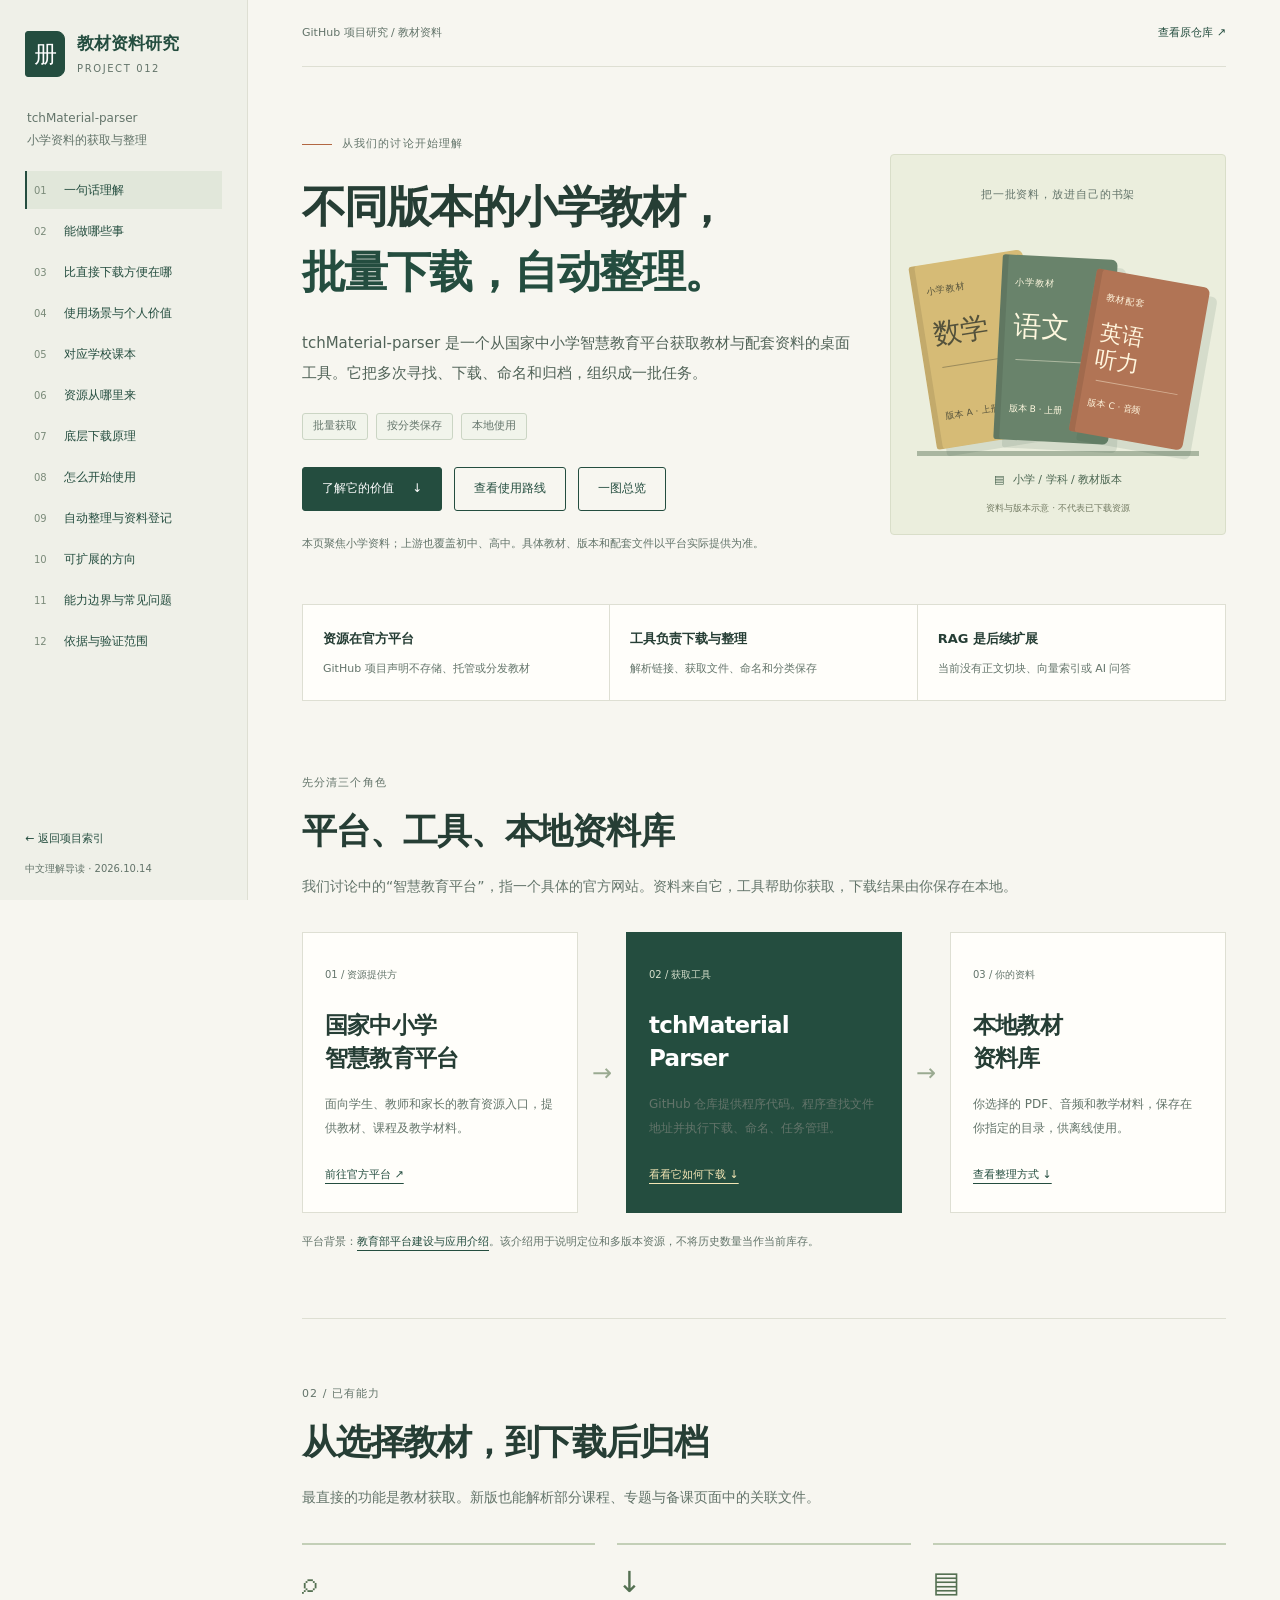
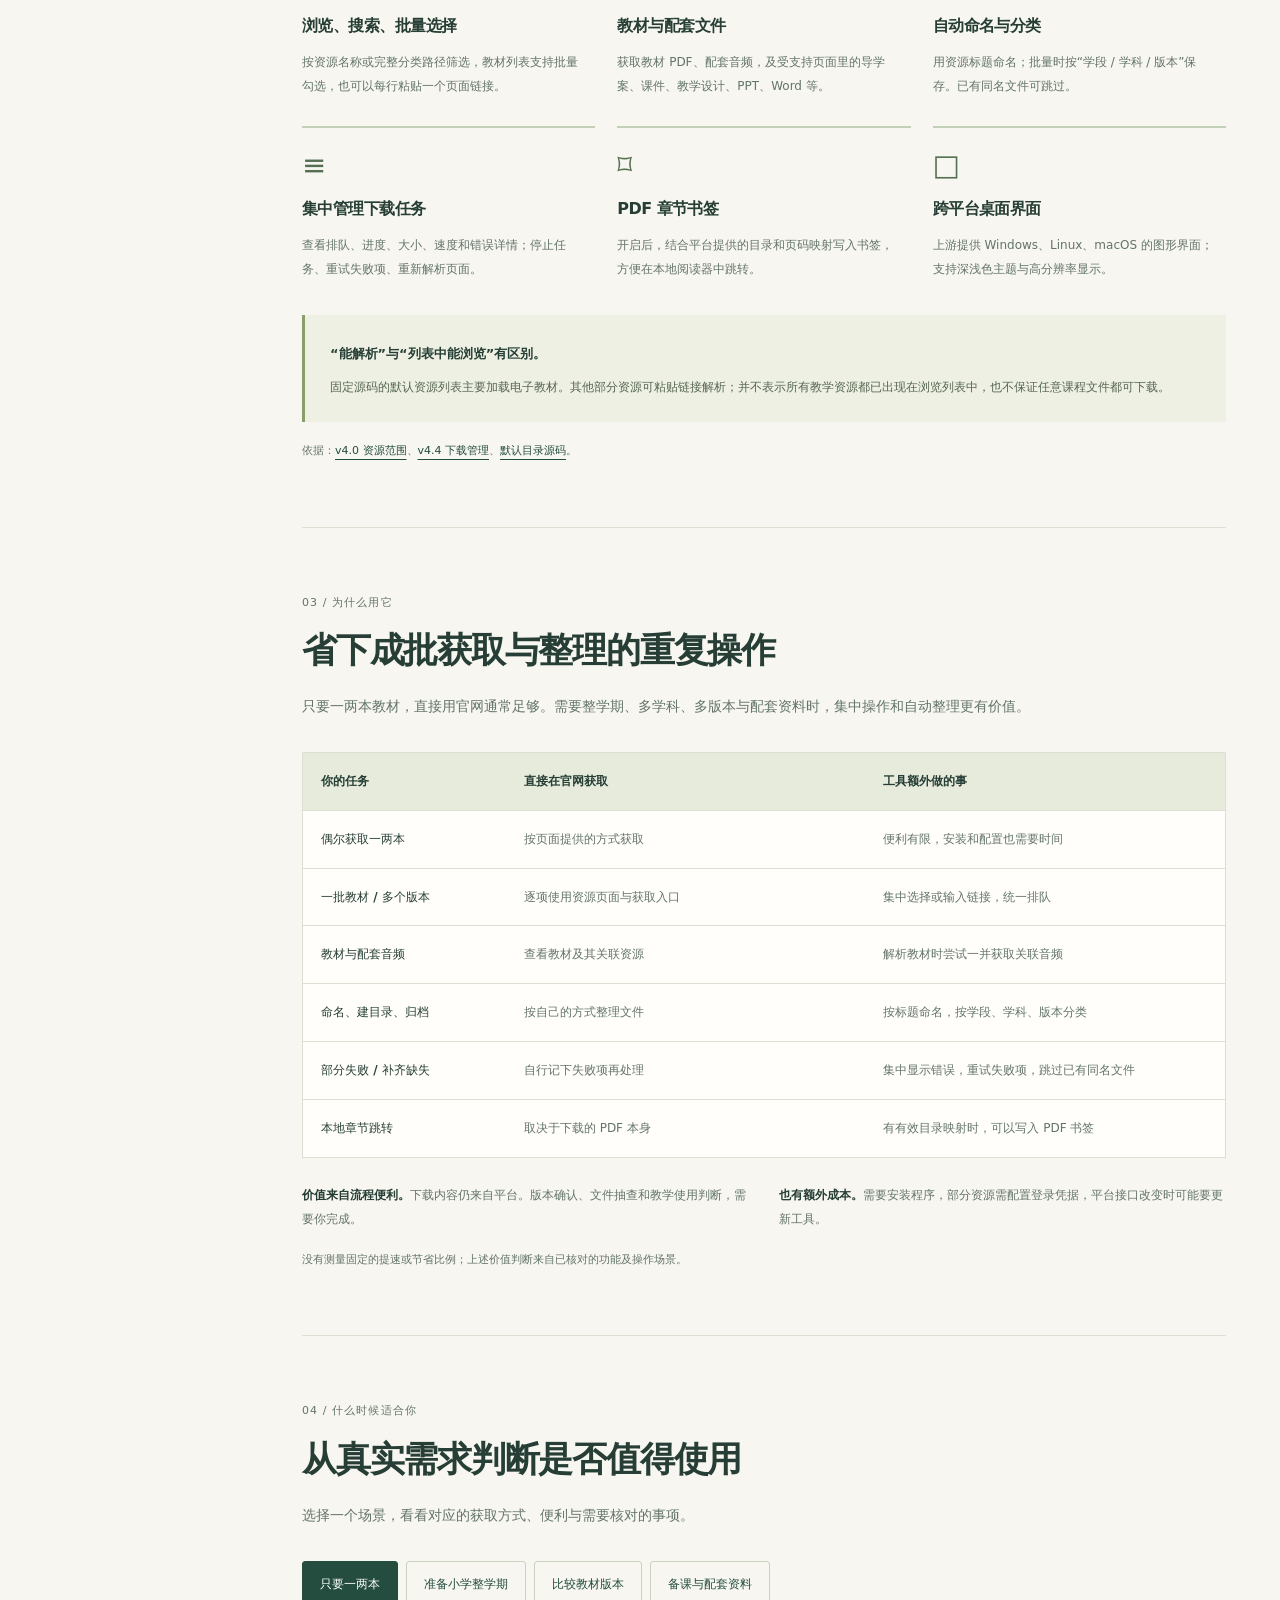
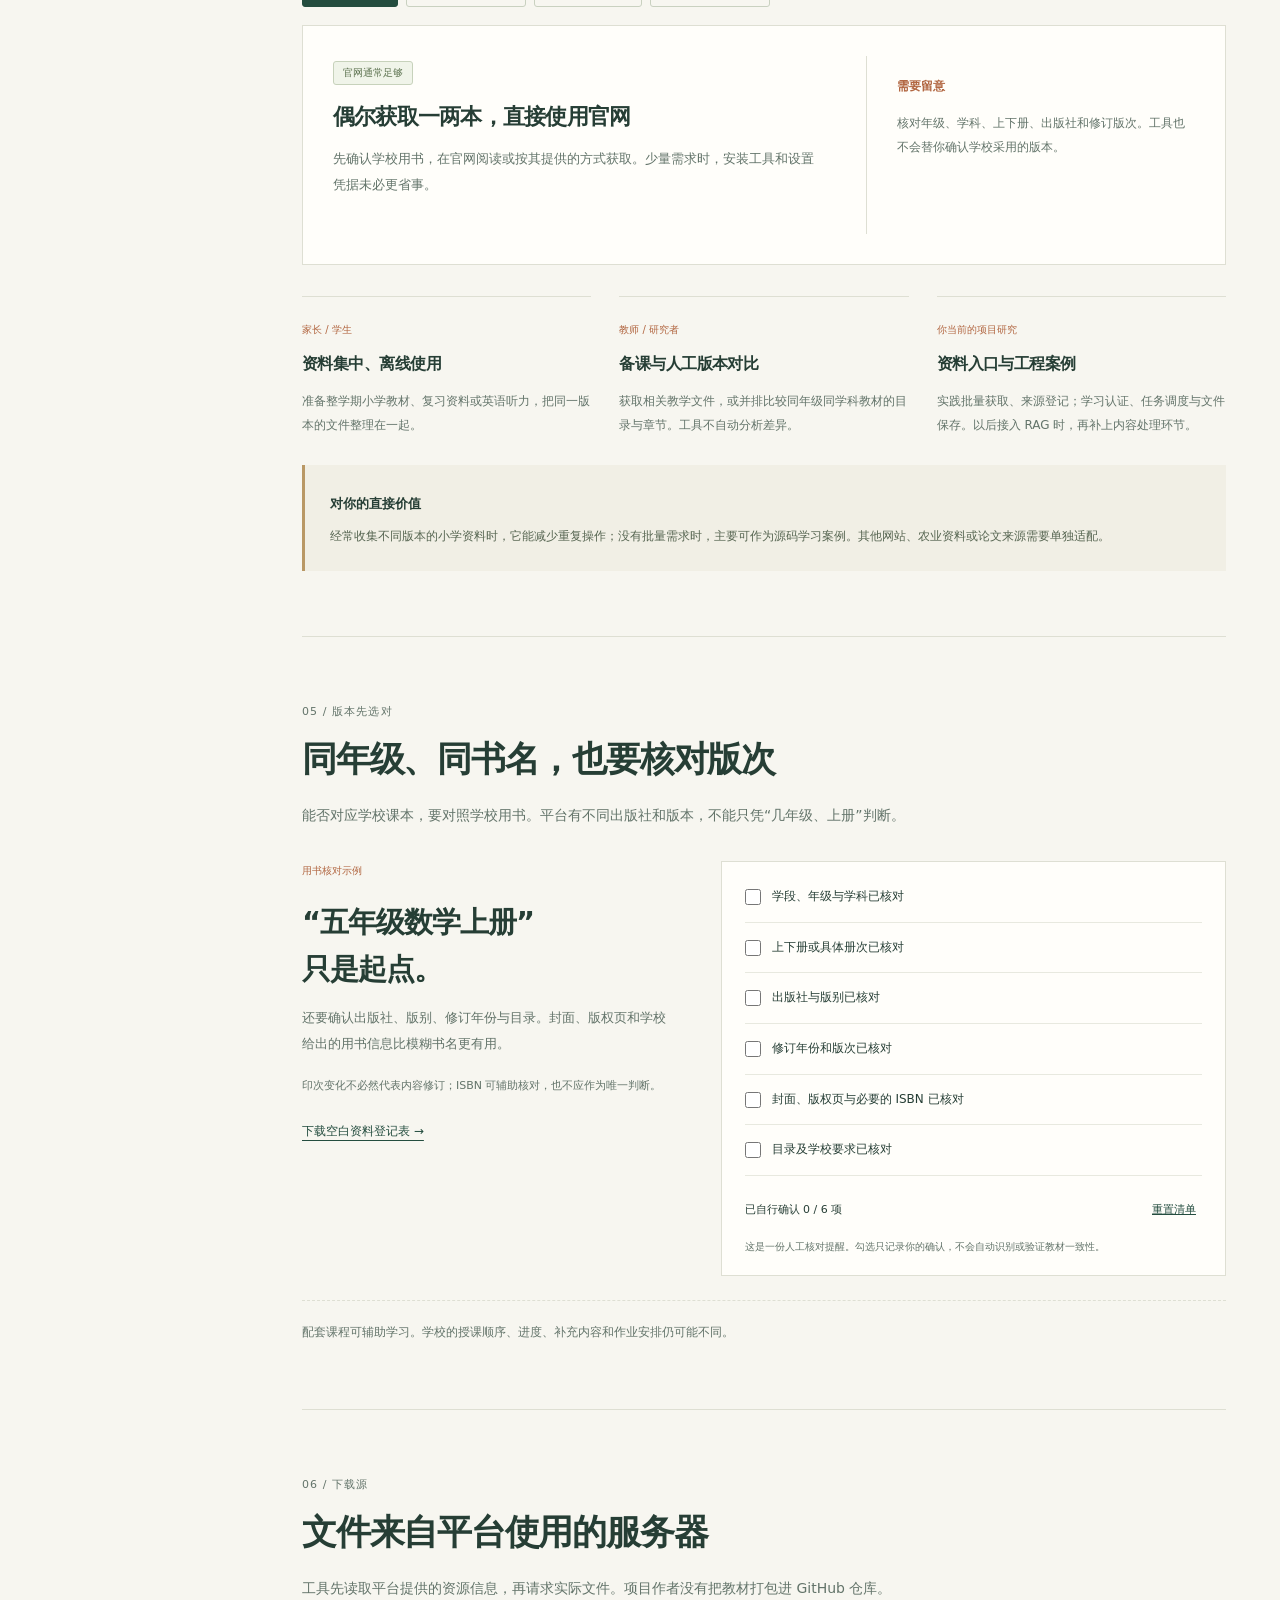
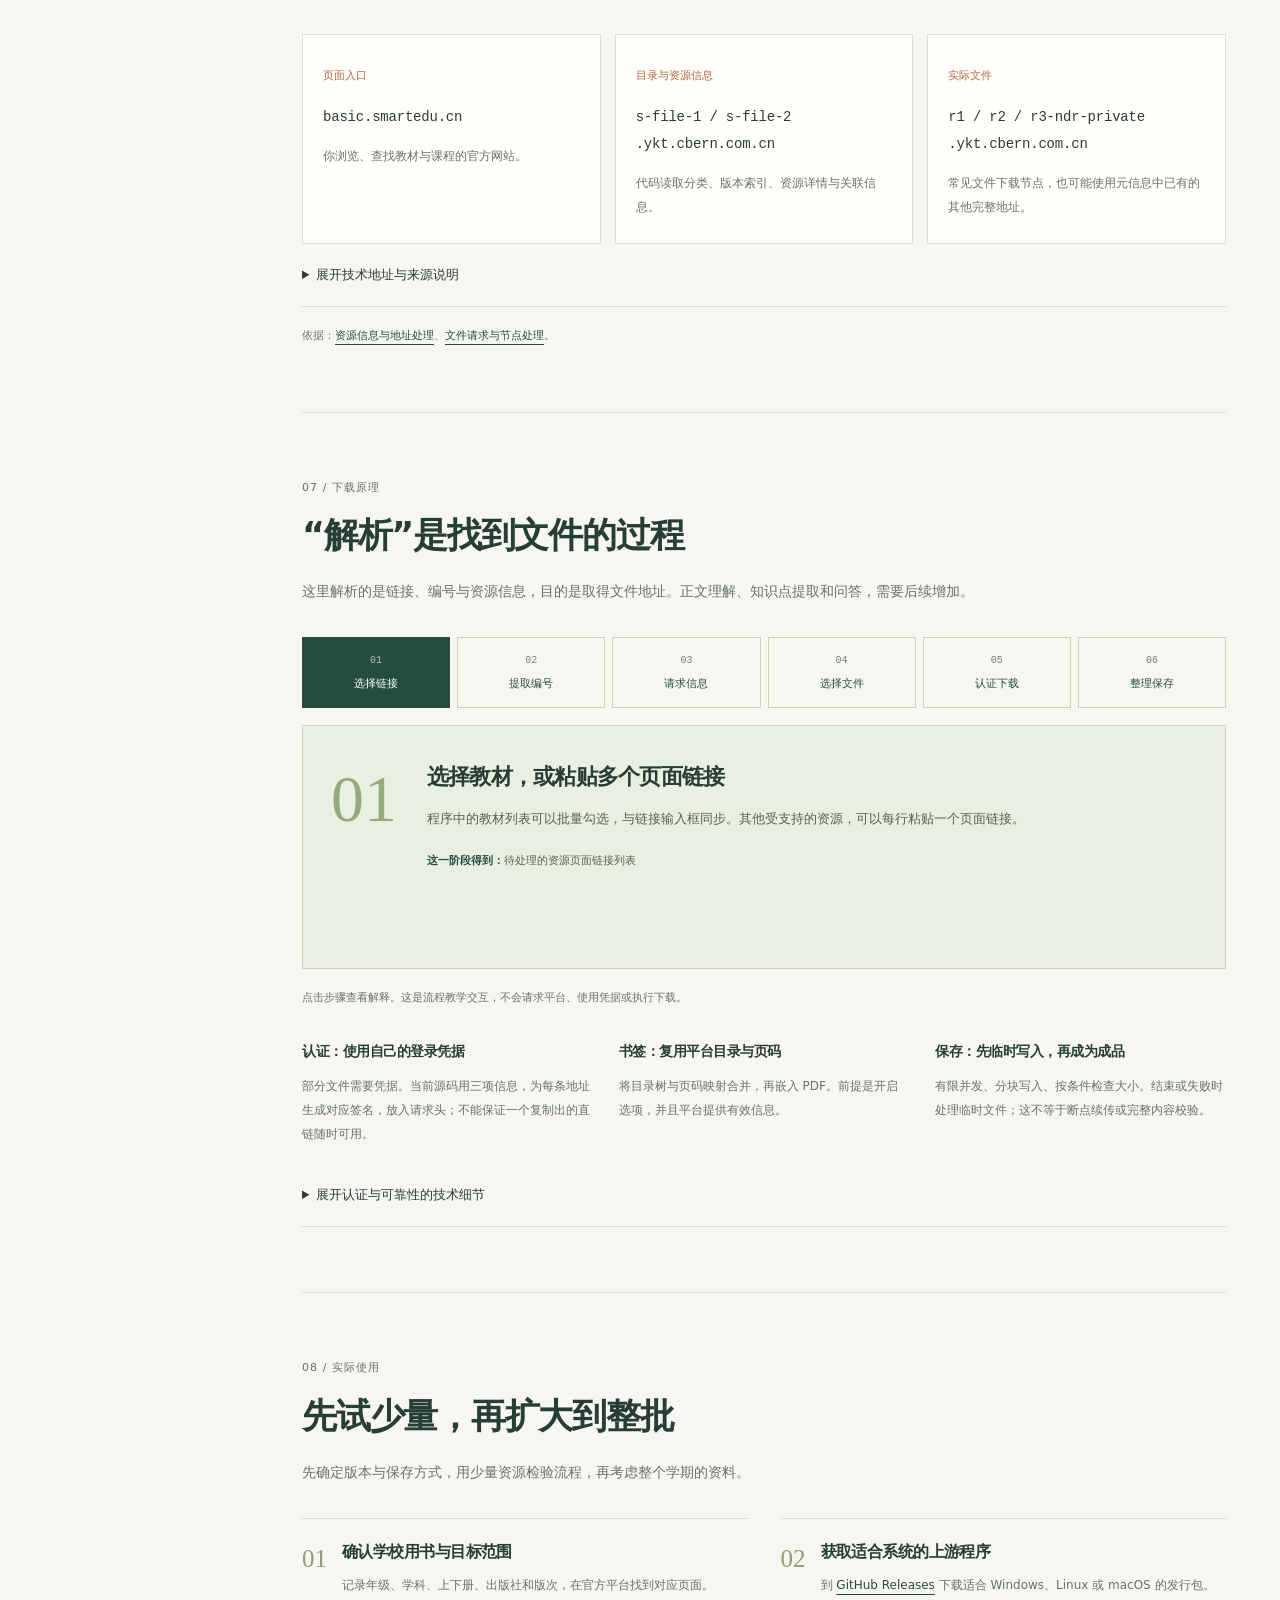
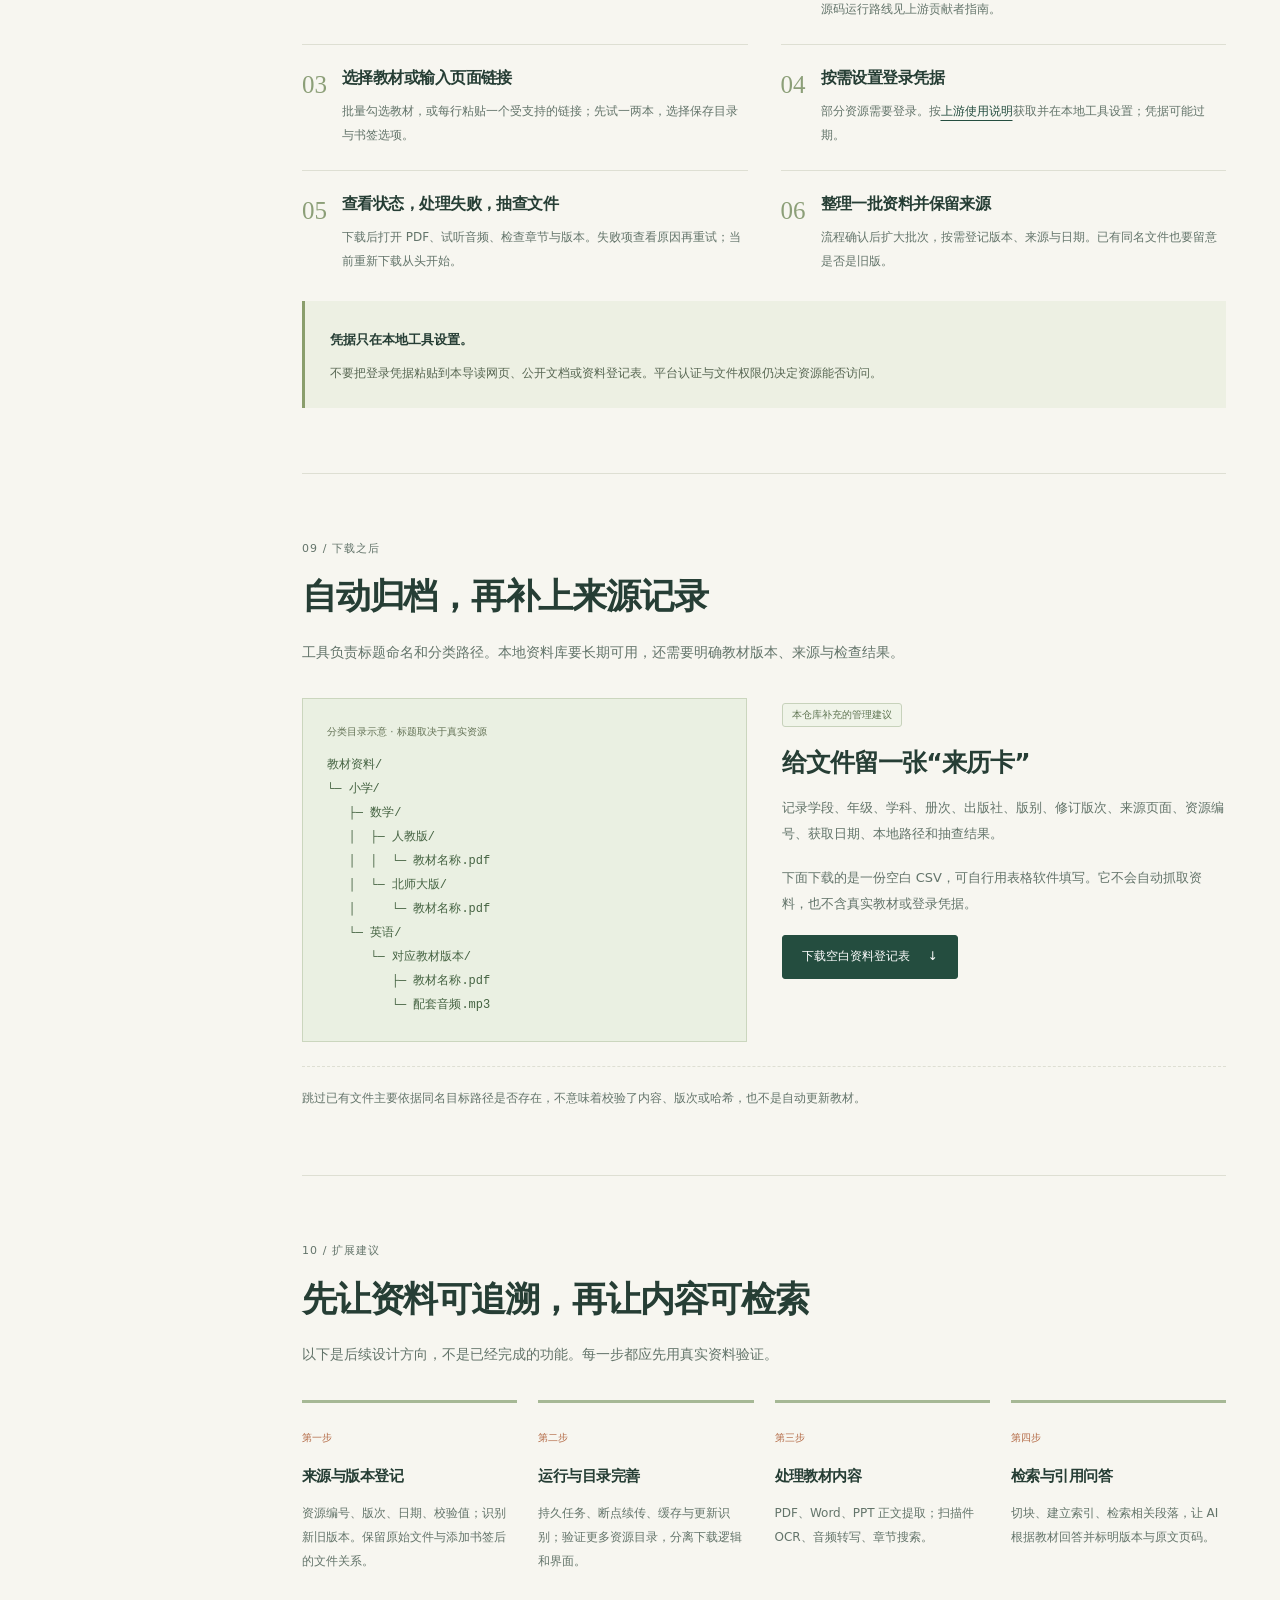
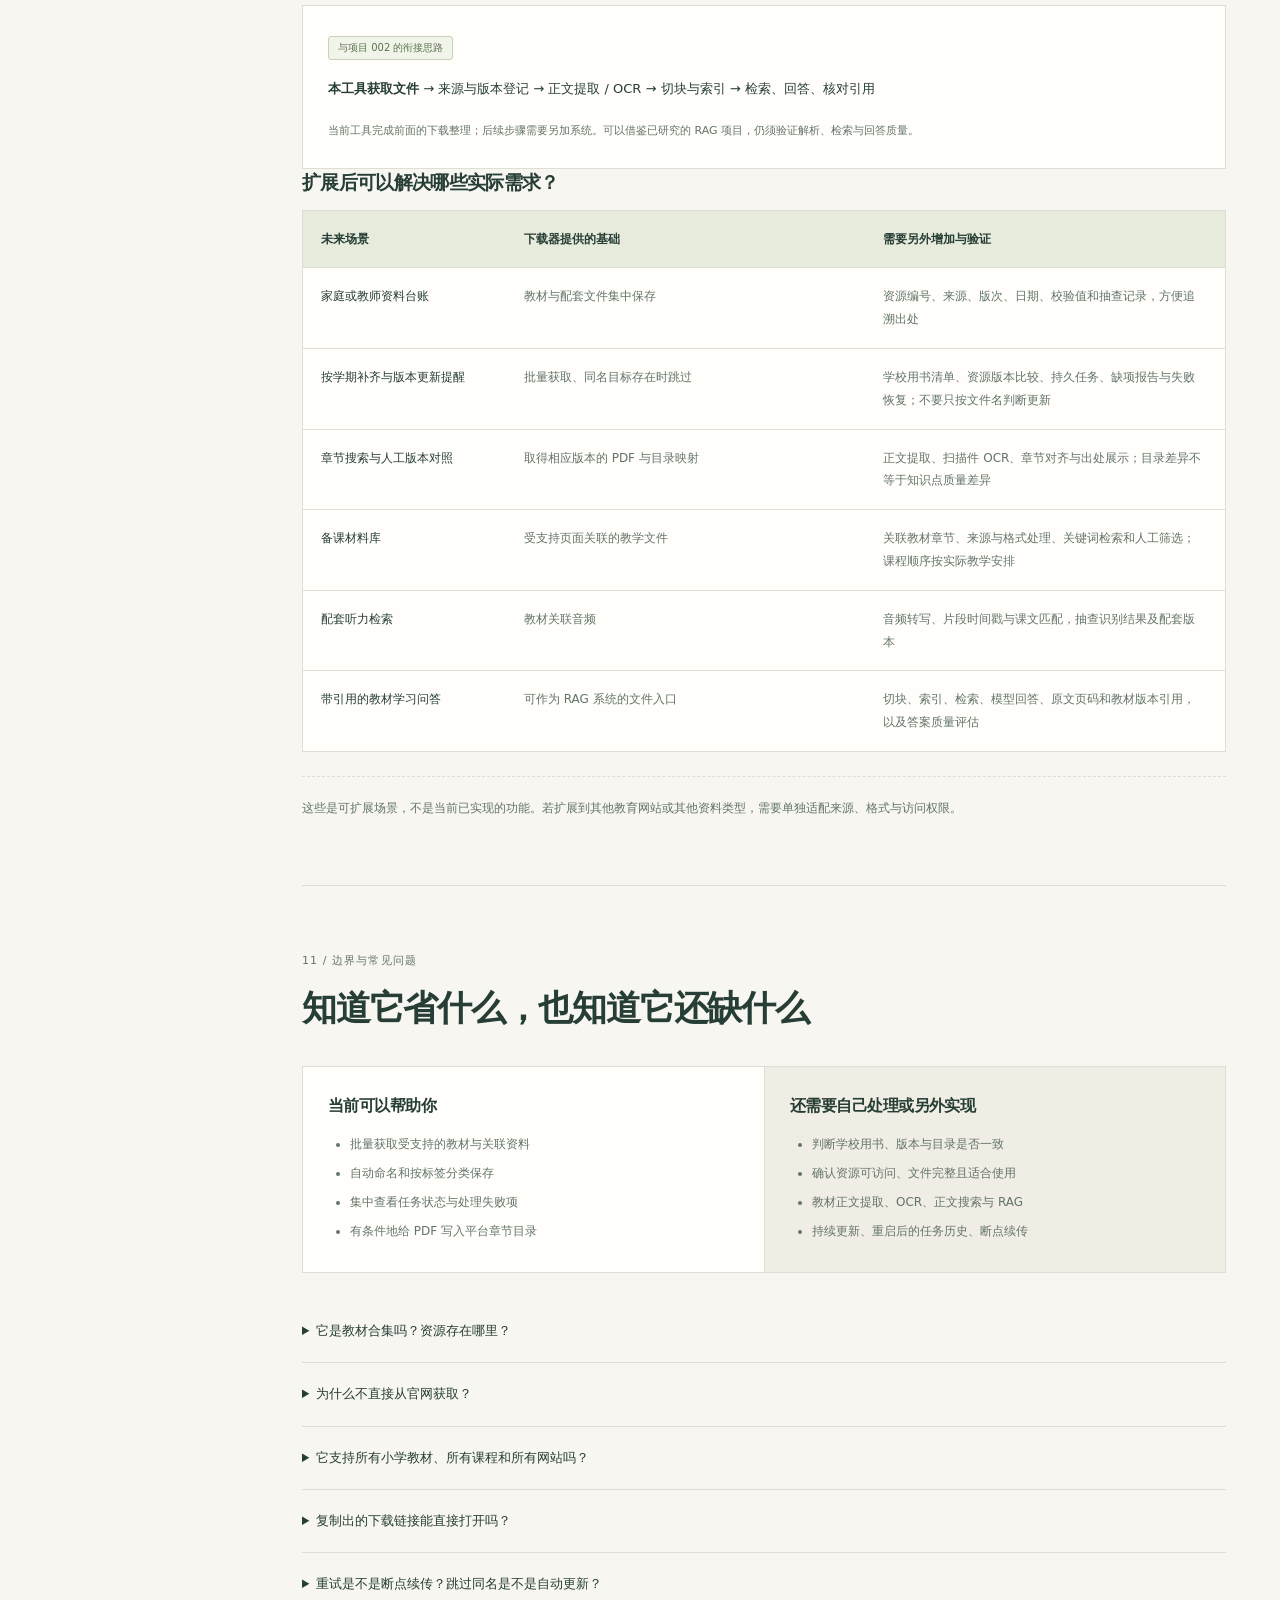
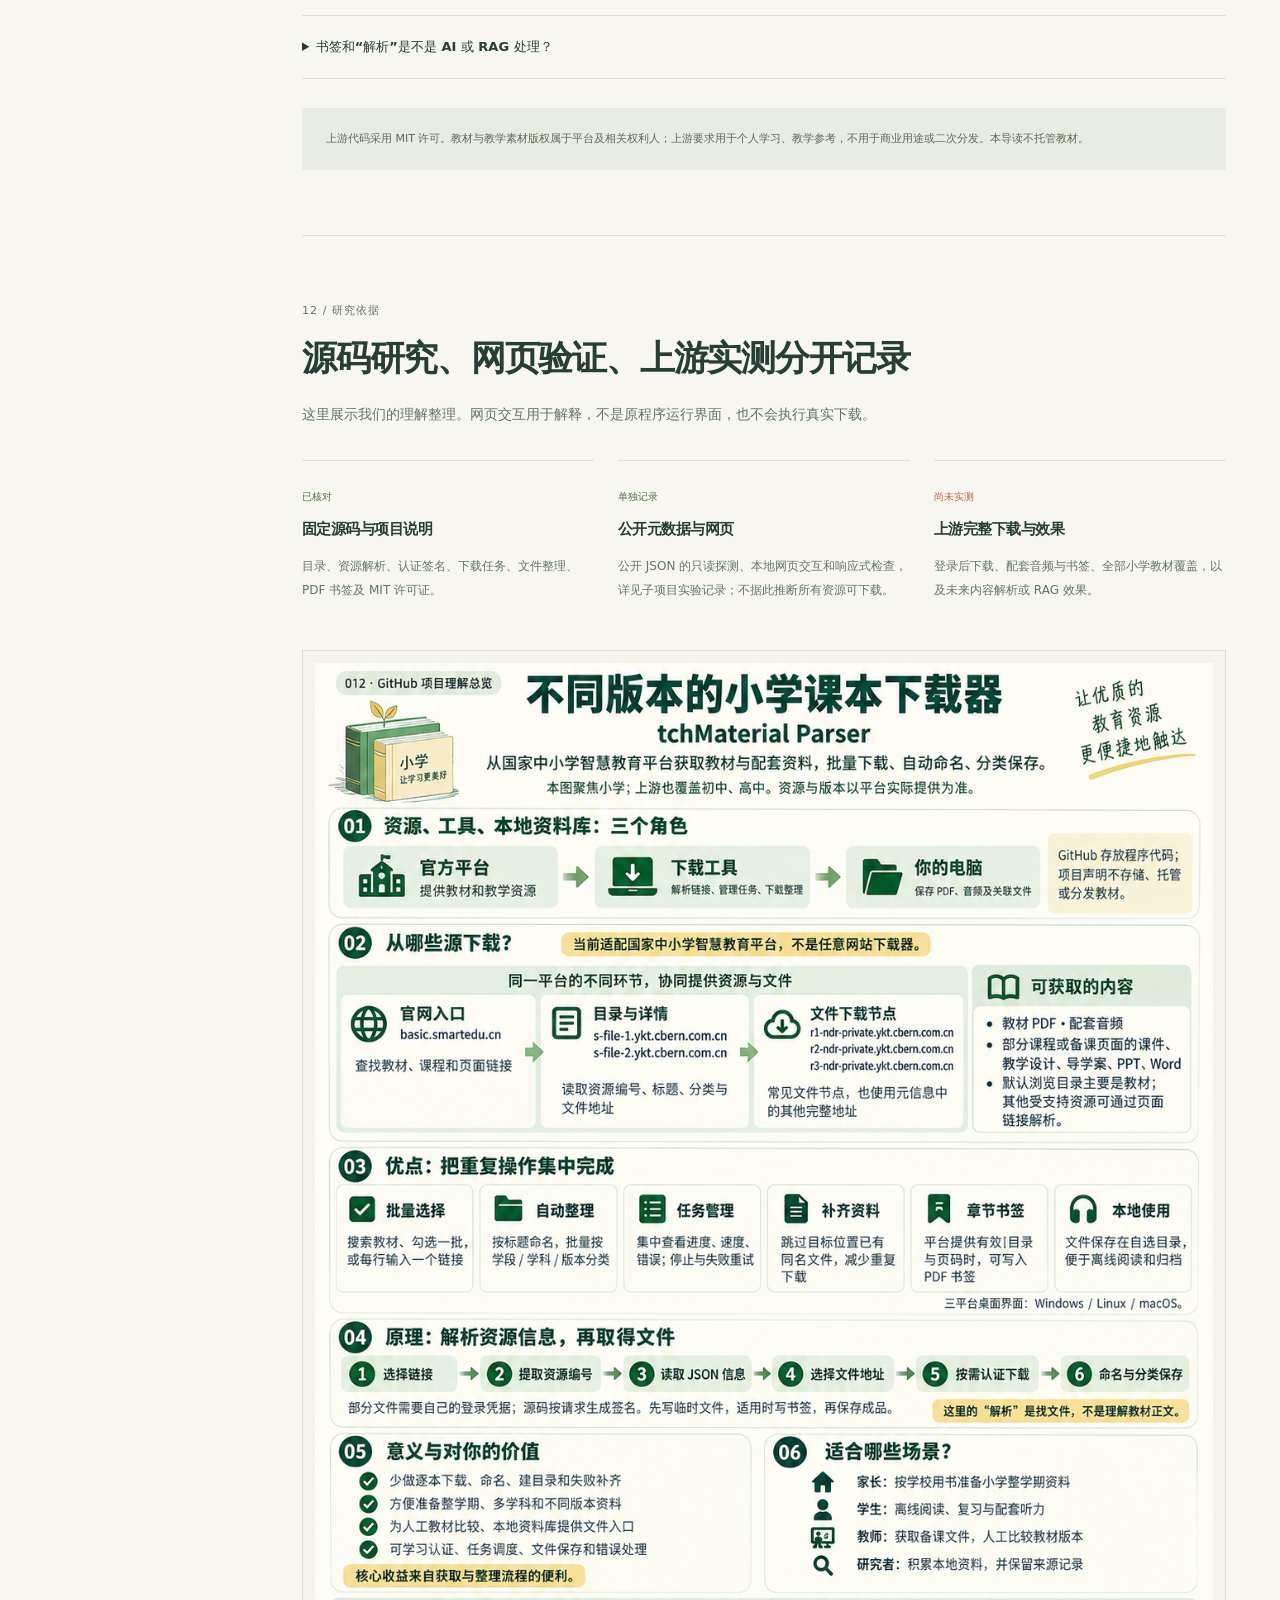
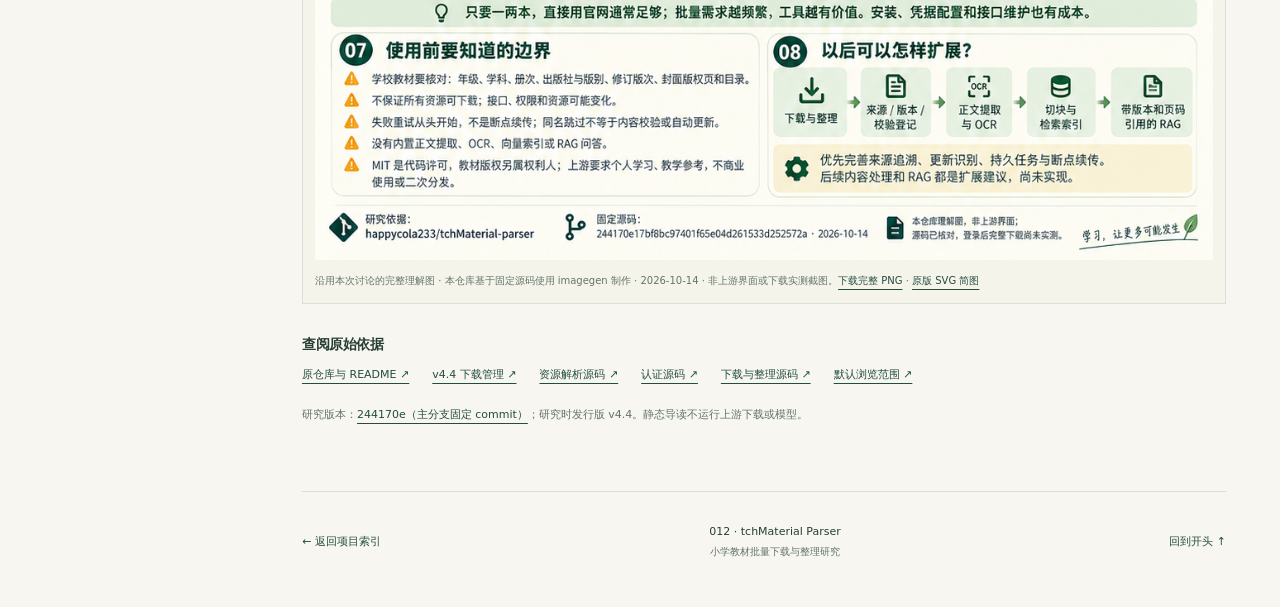
<file: projects/012-tchmaterial-parser/web/index.html>
<!doctype html>
<html lang="zh-CN">
<head>
  <meta charset="UTF-8">
  <meta name="viewport" content="width=device-width, initial-scale=1">
  <meta name="description" content="理解 tchMaterial-parser：从国家中小学智慧教育平台批量下载不同版本的小学教材与配套资料，自动命名和分类。说明资源来源、下载原理、价值、场景、版本核对与使用边界。">
  <meta name="theme-color" content="#244d3f">
  <link rel="icon" type="image/svg+xml" href="./assets/favicon.svg">
  <title>小学教材批量下载与整理 · tchMaterial Parser 研究</title>
  <link rel="stylesheet" href="./styles.css">
  <script src="./app.js" defer></script>
</head>
<body>
  <a class="skip-link" href="#main">跳到正文</a>
  <aside class="sidebar" aria-label="研究目录">
    <a class="brand" href="#understanding"><span class="brand-icon" aria-hidden="true">册</span><span>教材资料研究<small>PROJECT 012</small></span></a>
    <p class="sidebar-note">tchMaterial-parser<br>小学资料的获取与整理</p>
    <nav class="chapter-nav">
      <a class="active" href="#understanding"><span>01</span>一句话理解</a>
      <a href="#capabilities"><span>02</span>能做哪些事</a>
      <a href="#value"><span>03</span>比直接下载方便在哪</a>
      <a href="#scenarios"><span>04</span>使用场景与个人价值</a>
      <a href="#versions"><span>05</span>对应学校课本</a>
      <a href="#sources"><span>06</span>资源从哪里来</a>
      <a href="#mechanism"><span>07</span>底层下载原理</a>
      <a href="#usage"><span>08</span>怎么开始使用</a>
      <a href="#organize"><span>09</span>自动整理与资料登记</a>
      <a href="#extensions"><span>10</span>可扩展的方向</a>
      <a href="#boundaries"><span>11</span>能力边界与常见问题</a>
      <a href="#evidence"><span>12</span>依据与验证范围</a>
    </nav>
    <div class="sidebar-bottom"><a href="../">← 返回项目索引</a><span>中文理解导读 · 2026.10.14</span></div>
  </aside>
  <main id="main">
    <header class="topbar">
      <span>GitHub 项目研究 / 教材资料</span>
      <a href="https://github.com/happycola233/tchMaterial-parser" target="_blank" rel="noopener noreferrer">查看原仓库 ↗</a>
    </header>

    <section class="hero" id="understanding" aria-labelledby="hero-title">
      <div class="hero-copy">
        <p class="eyebrow"><span class="small-rule"></span> 从我们的讨论开始理解</p>
        <h1 id="hero-title">不同版本的小学教材，<br><em>批量下载，自动整理。</em></h1>
        <p class="hero-lead">tchMaterial-parser 是一个从国家中小学智慧教育平台获取教材与配套资料的桌面工具。它把多次寻找、下载、命名和归档，组织成一批任务。</p>
        <div class="hero-tags"><span>批量获取</span><span>按分类保存</span><span>本地使用</span></div>
        <div class="hero-actions"><a class="button primary" href="#value">了解它的价值 <span aria-hidden="true">↓</span></a><a class="button secondary" href="#usage">查看使用路线</a><a class="button secondary" href="#guide">一图总览</a></div>
        <p class="hero-scope">本页聚焦小学资料；上游也覆盖初中、高中。具体教材、版本和配套文件以平台实际提供为准。</p>
      </div>
      <figure class="book-illustration" aria-label="教材选择、批量获取和分类保存的原创示意，非真实教材封面">
        <div class="illustration-label">把一批资料，放进自己的书架</div>
        <div class="book-stage">
          <div class="book book-one"><span>小学教材</span><strong>数学</strong><small>版本 A · 上册</small><i aria-hidden="true"></i></div>
          <div class="book book-two"><span>小学教材</span><strong>语文</strong><small>版本 B · 上册</small><i aria-hidden="true"></i></div>
          <div class="book book-three"><span>教材配套</span><strong>英语<br>听力</strong><small>版本 C · 音频</small><i aria-hidden="true"></i></div>
        </div>
        <div class="folder-label"><span aria-hidden="true">▤</span> 小学 / 学科 / 教材版本</div>
        <figcaption>资料与版本示意 · 不代表已下载资源</figcaption>
      </figure>
    </section>

    <div class="understanding-strip">
      <div><strong>资源在官方平台</strong><span>GitHub 项目声明不存储、托管或分发教材</span></div>
      <div><strong>工具负责下载与整理</strong><span>解析链接、获取文件、命名和分类保存</span></div>
      <div><strong>RAG 是后续扩展</strong><span>当前没有正文切块、向量索引或 AI 问答</span></div>
    </div>

    <section class="section roles-section" aria-labelledby="roles-title">
      <div class="section-heading"><p class="eyebrow">先分清三个角色</p><h2 id="roles-title">平台、工具、本地资料库</h2><p>我们讨论中的“智慧教育平台”，指一个具体的官方网站。资料来自它，工具帮助你获取，下载结果由你保存在本地。</p></div>
      <div class="role-flow">
        <article><span class="role-number">01 / 资源提供方</span><h3>国家中小学<br>智慧教育平台</h3><p>面向学生、教师和家长的教育资源入口，提供教材、课程及教学材料。</p><a href="https://basic.smartedu.cn/" target="_blank" rel="noopener noreferrer">前往官方平台 ↗</a></article>
        <span class="role-arrow" aria-hidden="true">→</span>
        <article class="role-tool"><span class="role-number">02 / 获取工具</span><h3>tchMaterial<br>Parser</h3><p>GitHub 仓库提供程序代码。程序查找文件地址并执行下载、命名、任务管理。</p><a href="#mechanism">看看它如何下载 ↓</a></article>
        <span class="role-arrow" aria-hidden="true">→</span>
        <article><span class="role-number">03 / 你的资料</span><h3>本地教材<br>资料库</h3><p>你选择的 PDF、音频和教学材料，保存在你指定的目录，供离线使用。</p><a href="#organize">查看整理方式 ↓</a></article>
      </div>
      <p class="source-note">平台背景：<a href="https://www.moe.gov.cn/fbh/live/2022/54251/sfcl/202203/t20220301_603272.html" target="_blank" rel="noopener noreferrer">教育部平台建设与应用介绍</a>。该介绍用于说明定位和多版本资源，不将历史数量当作当前库存。</p>
    </section>

    <section class="section" id="capabilities" aria-labelledby="capabilities-title">
      <div class="section-heading"><p class="eyebrow">02 / 已有能力</p><h2 id="capabilities-title">从选择教材，到下载后归档</h2><p>最直接的功能是教材获取。新版也能解析部分课程、专题与备课页面中的关联文件。</p></div>
      <div class="capability-grid">
        <article class="capability"><span class="line-icon" aria-hidden="true">⌕</span><h3>浏览、搜索、批量选择</h3><p>按资源名称或完整分类路径筛选，教材列表支持批量勾选，也可以每行粘贴一个页面链接。</p></article>
        <article class="capability"><span class="line-icon" aria-hidden="true">↓</span><h3>教材与配套文件</h3><p>获取教材 PDF、配套音频，及受支持页面里的导学案、课件、教学设计、PPT、Word 等。</p></article>
        <article class="capability"><span class="line-icon" aria-hidden="true">▤</span><h3>自动命名与分类</h3><p>用资源标题命名；批量时按“学段 / 学科 / 版本”保存。已有同名文件可跳过。</p></article>
        <article class="capability"><span class="line-icon" aria-hidden="true">≡</span><h3>集中管理下载任务</h3><p>查看排队、进度、大小、速度和错误详情；停止任务、重试失败项、重新解析页面。</p></article>
        <article class="capability"><span class="line-icon" aria-hidden="true">⌑</span><h3>PDF 章节书签</h3><p>开启后，结合平台提供的目录和页码映射写入书签，方便在本地阅读器中跳转。</p></article>
        <article class="capability"><span class="line-icon" aria-hidden="true">□</span><h3>跨平台桌面界面</h3><p>上游提供 Windows、Linux、macOS 的图形界面；支持深浅色主题与高分辨率显示。</p></article>
      </div>
      <div class="note"><strong>“能解析”与“列表中能浏览”有区别。</strong><p>固定源码的默认资源列表主要加载电子教材。其他部分资源可粘贴链接解析；并不表示所有教学资源都已出现在浏览列表中，也不保证任意课程文件都可下载。</p></div>
      <p class="source-note">依据：<a href="https://github.com/happycola233/tchMaterial-parser/releases/tag/v4.0" target="_blank" rel="noopener noreferrer">v4.0 资源范围</a>、<a href="https://github.com/happycola233/tchMaterial-parser/releases/tag/v4.4" target="_blank" rel="noopener noreferrer">v4.4 下载管理</a>、<a href="https://github.com/happycola233/tchMaterial-parser/blob/244170e17bf8bc97401f65e04d261533d252572a/src/tchmaterial_parser/catalog.py#L123" target="_blank" rel="noopener noreferrer">默认目录源码</a>。</p>
    </section>

    <section class="section value-section" id="value" aria-labelledby="value-title">
      <div class="section-heading"><p class="eyebrow">03 / 为什么用它</p><h2 id="value-title">省下成批获取与整理的重复操作</h2><p>只要一两本教材，直接用官网通常足够。需要整学期、多学科、多版本与配套资料时，集中操作和自动整理更有价值。</p></div>
      <div class="table-scroll" tabindex="0" aria-label="官网下载与工具便利对照表，可横向滚动">
        <table><thead><tr><th scope="col">你的任务</th><th scope="col">直接在官网获取</th><th scope="col">工具额外做的事</th></tr></thead><tbody>
          <tr><th scope="row">偶尔获取一两本</th><td>按页面提供的方式获取</td><td>便利有限，安装和配置也需要时间</td></tr>
          <tr><th scope="row">一批教材 / 多个版本</th><td>逐项使用资源页面与获取入口</td><td>集中选择或输入链接，统一排队</td></tr>
          <tr><th scope="row">教材与配套音频</th><td>查看教材及其关联资源</td><td>解析教材时尝试一并获取关联音频</td></tr>
          <tr><th scope="row">命名、建目录、归档</th><td>按自己的方式整理文件</td><td>按标题命名，按学段、学科、版本分类</td></tr>
          <tr><th scope="row">部分失败 / 补齐缺失</th><td>自行记下失败项再处理</td><td>集中显示错误，重试失败项，跳过已有同名文件</td></tr>
          <tr><th scope="row">本地章节跳转</th><td>取决于下载的 PDF 本身</td><td>有有效目录映射时，可以写入 PDF 书签</td></tr>
        </tbody></table>
      </div>
      <div class="value-bottom"><p><strong>价值来自流程便利。</strong>下载内容仍来自平台。版本确认、文件抽查和教学使用判断，需要你完成。</p><p><strong>也有额外成本。</strong>需要安装程序，部分资源需配置登录凭据，平台接口改变时可能要更新工具。</p></div>
      <p class="source-note">没有测量固定的提速或节省比例；上述价值判断来自已核对的功能及操作场景。</p>
    </section>

    <section class="section" id="scenarios" aria-labelledby="scenarios-title">
      <div class="section-heading"><p class="eyebrow">04 / 什么时候适合你</p><h2 id="scenarios-title">从真实需求判断是否值得使用</h2><p>选择一个场景，看看对应的获取方式、便利与需要核对的事项。</p></div>
      <div class="scenario-picker" role="group" aria-label="选择使用场景">
        <button type="button" class="selected" data-scenario="single" aria-pressed="true">只要一两本</button>
        <button type="button" data-scenario="semester" aria-pressed="false">准备小学整学期</button>
        <button type="button" data-scenario="compare" aria-pressed="false">比较教材版本</button>
        <button type="button" data-scenario="teaching" aria-pressed="false">备课与配套资料</button>
      </div>
      <article class="scenario-result" aria-live="polite" aria-atomic="true">
        <div><span class="pill" id="scenario-label">官网通常足够</span><h3 id="scenario-title">偶尔获取一两本，直接使用官网</h3><p id="scenario-description">先确认学校用书，在官网阅读或按其提供的方式获取。少量需求时，安装工具和设置凭据未必更省事。</p></div>
        <div class="scenario-check"><strong>需要留意</strong><p id="scenario-caution">核对年级、学科、上下册、出版社和修订版次。工具也不会替你确认学校采用的版本。</p></div>
      </article>
      <div class="scene-list">
        <article><span>家长 / 学生</span><h3>资料集中、离线使用</h3><p>准备整学期小学教材、复习资料或英语听力，把同一版本的文件整理在一起。</p></article>
        <article><span>教师 / 研究者</span><h3>备课与人工版本对比</h3><p>获取相关教学文件，或并排比较同年级同学科教材的目录与章节。工具不自动分析差异。</p></article>
        <article><span>你当前的项目研究</span><h3>资料入口与工程案例</h3><p>实践批量获取、来源登记；学习认证、任务调度与文件保存。以后接入 RAG 时，再补上内容处理环节。</p></article>
      </div>
      <div class="note subtle"><strong>对你的直接价值</strong><p>经常收集不同版本的小学资料时，它能减少重复操作；没有批量需求时，主要可作为源码学习案例。其他网站、农业资料或论文来源需要单独适配。</p></div>
    </section>

    <section class="section" id="versions" aria-labelledby="versions-title">
      <div class="section-heading"><p class="eyebrow">05 / 版本先选对</p><h2 id="versions-title">同年级、同书名，也要核对版次</h2><p>能否对应学校课本，要对照学校用书。平台有不同出版社和版本，不能只凭“几年级、上册”判断。</p></div>
      <div class="version-layout">
        <div><p class="example-label">用书核对示例</p><h3>“五年级数学上册”<br>只是起点。</h3><p>还要确认出版社、版别、修订年份与目录。封面、版权页和学校给出的用书信息比模糊书名更有用。</p><p class="muted">印次变化不必然代表内容修订；ISBN 可辅助核对，也不应作为唯一判断。</p><a class="text-link" href="#organize">下载空白资料登记表 →</a></div>
        <form id="version-form" class="version-checklist" aria-label="人工教材版本核对清单">
          <label><input type="checkbox" name="version-check" value="grade"><span>学段、年级与学科已核对</span></label>
          <label><input type="checkbox" name="version-check" value="volume"><span>上下册或具体册次已核对</span></label>
          <label><input type="checkbox" name="version-check" value="edition"><span>出版社与版别已核对</span></label>
          <label><input type="checkbox" name="version-check" value="revision"><span>修订年份和版次已核对</span></label>
          <label><input type="checkbox" name="version-check" value="cover"><span>封面、版权页与必要的 ISBN 已核对</span></label>
          <label><input type="checkbox" name="version-check" value="contents"><span>目录及学校要求已核对</span></label>
          <div class="checklist-summary"><span id="version-count">已自行确认 0 / 6 项</span><button type="reset">重置清单</button></div>
          <p id="version-message" class="checklist-message" aria-live="polite">这是一份人工核对提醒。勾选只记录你的确认，不会自动识别或验证教材一致性。</p>
        </form>
      </div>
      <p class="note-inline">配套课程可辅助学习。学校的授课顺序、进度、补充内容和作业安排仍可能不同。</p>
    </section>

    <section class="section" id="sources" aria-labelledby="sources-title">
      <div class="section-heading"><p class="eyebrow">06 / 下载源</p><h2 id="sources-title">文件来自平台使用的服务器</h2><p>工具先读取平台提供的资源信息，再请求实际文件。项目作者没有把教材打包进 GitHub 仓库。</p></div>
      <div class="source-map">
        <article><span class="source-type">页面入口</span><h3>basic.smartedu.cn</h3><p>你浏览、查找教材与课程的官方网站。</p></article>
        <article><span class="source-type">目录与资源信息</span><h3>s-file-1 / s-file-2<br>.ykt.cbern.com.cn</h3><p>代码读取分类、版本索引、资源详情与关联信息。</p></article>
        <article><span class="source-type">实际文件</span><h3>r1 / r2 / r3-ndr-private<br>.ykt.cbern.com.cn</h3><p>常见文件下载节点，也可能使用元信息中已有的其他完整地址。</p></article>
      </div>
      <details><summary>展开技术地址与来源说明</summary><p>常见完整文件域名为 <code>r1-ndr-private.ykt.cbern.com.cn</code>、<code>r2-ndr-private.ykt.cbern.com.cn</code>、<code>r3-ndr-private.ykt.cbern.com.cn</code>。详情数据常见于 <code>s-file-1.ykt.cbern.com.cn</code>。这是固定源码中的地址，不保证平台永久使用相同节点。</p><p>“获得文件直链”不等于可以直接匿名下载。某些地址需要凭据与针对本次请求生成的认证头。</p></details>
      <p class="source-note">依据：<a href="https://github.com/happycola233/tchMaterial-parser/blob/244170e17bf8bc97401f65e04d261533d252572a/src/tchmaterial_parser/api.py" target="_blank" rel="noopener noreferrer">资源信息与地址处理</a>、<a href="https://github.com/happycola233/tchMaterial-parser/blob/244170e17bf8bc97401f65e04d261533d252572a/src/tchmaterial_parser/ui/download_panel.py" target="_blank" rel="noopener noreferrer">文件请求与节点处理</a>。</p>
    </section>

    <section class="section mechanism-section" id="mechanism" aria-labelledby="mechanism-title">
      <div class="section-heading"><p class="eyebrow">07 / 下载原理</p><h2 id="mechanism-title">“解析”是找到文件的过程</h2><p>这里解析的是链接、编号与资源信息，目的是取得文件地址。正文理解、知识点提取和问答，需要后续增加。</p></div>
      <div class="step-picker" role="group" aria-label="查看下载原理的六个步骤">
        <button type="button" class="selected" data-step="0" aria-pressed="true"><span>01</span>选择链接</button>
        <button type="button" data-step="1" aria-pressed="false"><span>02</span>提取编号</button>
        <button type="button" data-step="2" aria-pressed="false"><span>03</span>请求信息</button>
        <button type="button" data-step="3" aria-pressed="false"><span>04</span>选择文件</button>
        <button type="button" data-step="4" aria-pressed="false"><span>05</span>认证下载</button>
        <button type="button" data-step="5" aria-pressed="false"><span>06</span>整理保存</button>
      </div>
      <article class="step-detail" aria-live="polite" aria-atomic="true">
        <span class="step-large" id="step-number">01</span>
        <div><h3 id="step-title">选择教材，或粘贴多个页面链接</h3><p id="step-description">程序中的教材列表可以批量勾选，与链接输入框同步。其他受支持的资源，可以每行粘贴一个页面链接。</p><p class="step-io"><strong>这一阶段得到：</strong><span id="step-output">待处理的资源页面链接列表</span></p></div>
      </article>
      <p class="source-note">点击步骤查看解释。这是流程教学交互，不会请求平台、使用凭据或执行下载。</p>
      <div class="mechanism-notes">
        <article><h3>认证：使用自己的登录凭据</h3><p>部分文件需要凭据。当前源码用三项信息，为每条地址生成对应签名，放入请求头；不能保证一个复制出的直链随时可用。</p></article>
        <article><h3>书签：复用平台目录与页码</h3><p>将目录树与页码映射合并，再嵌入 PDF。前提是开启选项，并且平台提供有效信息。</p></article>
        <article><h3>保存：先临时写入，再成为成品</h3><p>有限并发、分块写入、按条件检查大小。结束或失败时处理临时文件；这不等于断点续传或完整内容校验。</p></article>
      </div>
      <details><summary>展开认证与可靠性的技术细节</summary><p>设置凭据需要包含 <code>access_token</code>、<code>mac_key</code>、<code>diff</code> 的 JSON。签名以地址、请求方法和 nonce 等构造原文，使用 HMAC-SHA256 与 Base64 生成 <code>X-ND-AUTH</code>。</p><p>下载工作线程上限为 3，并拉开请求间隔。部分 HTTP 400 在原地址等待、重新签名后重试；401 / 403 不会靠切换节点解决。未知文件大小或压缩传输时，不能照搬 Content-Length 校验。</p><p>凭据保存在本地配置；Windows 使用注册表，Linux / macOS 使用本地 JSON。本导读网页不提供凭据输入框。</p></details>
    </section>

    <section class="section" id="usage" aria-labelledby="usage-title">
      <div class="section-heading"><p class="eyebrow">08 / 实际使用</p><h2 id="usage-title">先试少量，再扩大到整批</h2><p>先确定版本与保存方式，用少量资源检验流程，再考虑整个学期的资料。</p></div>
      <ol class="usage-list">
        <li><div><h3>确认学校用书与目标范围</h3><p>记录年级、学科、上下册、出版社和版次，在官方平台找到对应页面。</p></div></li>
        <li><div><h3>获取适合系统的上游程序</h3><p>到 <a href="https://github.com/happycola233/tchMaterial-parser/releases" target="_blank" rel="noopener noreferrer">GitHub Releases</a> 下载适合 Windows、Linux 或 macOS 的发行包。源码运行路线见上游贡献者指南。</p></div></li>
        <li><div><h3>选择教材或输入页面链接</h3><p>批量勾选教材，或每行粘贴一个受支持的链接；先试一两本，选择保存目录与书签选项。</p></div></li>
        <li><div><h3>按需设置登录凭据</h3><p>部分资源需要登录。按<a href="https://github.com/happycola233/tchMaterial-parser/blob/244170e17bf8bc97401f65e04d261533d252572a/README.md" target="_blank" rel="noopener noreferrer">上游使用说明</a>获取并在本地工具设置；凭据可能过期。</p></div></li>
        <li><div><h3>查看状态，处理失败，抽查文件</h3><p>下载后打开 PDF、试听音频、检查章节与版本。失败项查看原因再重试；当前重新下载从头开始。</p></div></li>
        <li><div><h3>整理一批资料并保留来源</h3><p>流程确认后扩大批次，按需登记版本、来源与日期。已有同名文件也要留意是否是旧版。</p></div></li>
      </ol>
      <div class="note"><strong>凭据只在本地工具设置。</strong><p>不要把登录凭据粘贴到本导读网页、公开文档或资料登记表。平台认证与文件权限仍决定资源能否访问。</p></div>
    </section>

    <section class="section" id="organize" aria-labelledby="organize-title">
      <div class="section-heading"><p class="eyebrow">09 / 下载之后</p><h2 id="organize-title">自动归档，再补上来源记录</h2><p>工具负责标题命名和分类路径。本地资料库要长期可用，还需要明确教材版本、来源与检查结果。</p></div>
      <div class="organize-layout">
        <figure class="folder-tree"><figcaption>分类目录示意 · 标题取决于真实资源</figcaption><pre>教材资料/
└─ 小学/
   ├─ 数学/
   │  ├─ 人教版/
   │  │  └─ 教材名称.pdf
   │  └─ 北师大版/
   │     └─ 教材名称.pdf
   └─ 英语/
      └─ 对应教材版本/
         ├─ 教材名称.pdf
         └─ 配套音频.mp3</pre></figure>
        <div class="registry"><span class="pill">本仓库补充的管理建议</span><h3>给文件留一张“来历卡”</h3><p>记录学段、年级、学科、册次、出版社、版别、修订版次、来源页面、资源编号、获取日期、本地路径和抽查结果。</p><p>下面下载的是一份空白 CSV，可自行用表格软件填写。它不会自动抓取资料，也不含真实教材或登录凭据。</p><button class="button primary" type="button" id="download-registry">下载空白资料登记表 <span aria-hidden="true">↓</span></button><p class="download-status" id="download-status" aria-live="polite"></p></div>
      </div>
      <p class="note-inline">跳过已有文件主要依据同名目标路径是否存在，不意味着校验了内容、版次或哈希，也不是自动更新教材。</p>
    </section>

    <section class="section" id="extensions" aria-labelledby="extensions-title">
      <div class="section-heading"><p class="eyebrow">10 / 扩展建议</p><h2 id="extensions-title">先让资料可追溯，再让内容可检索</h2><p>以下是后续设计方向，不是已经完成的功能。每一步都应先用真实资料验证。</p></div>
      <div class="extension-path">
        <article><span>第一步</span><h3>来源与版本登记</h3><p>资源编号、版次、日期、校验值；识别新旧版本。保留原始文件与添加书签后的文件关系。</p></article>
        <article><span>第二步</span><h3>运行与目录完善</h3><p>持久任务、断点续传、缓存与更新识别；验证更多资源目录，分离下载逻辑和界面。</p></article>
        <article><span>第三步</span><h3>处理教材内容</h3><p>PDF、Word、PPT 正文提取；扫描件 OCR、音频转写、章节搜索。</p></article>
        <article><span>第四步</span><h3>检索与引用问答</h3><p>切块、建立索引、检索相关段落，让 AI 根据教材回答并标明版本与原文页码。</p></article>
      </div>
      <div class="rag-bridge"><span class="pill">与项目 002 的衔接思路</span><p><strong>本工具获取文件</strong><span aria-hidden="true"> → </span>来源与版本登记<span aria-hidden="true"> → </span>正文提取 / OCR<span aria-hidden="true"> → </span>切块与索引<span aria-hidden="true"> → </span>检索、回答、核对引用</p><p class="muted">当前工具完成前面的下载整理；后续步骤需要另加系统。可以借鉴已研究的 RAG 项目，仍须验证解析、检索与回答质量。</p></div>
      <h3>扩展后可以解决哪些实际需求？</h3>
      <div class="table-scroll" tabindex="0" aria-label="未来扩展场景与需要增加的能力，可横向滚动">
        <table><thead><tr><th scope="col">未来场景</th><th scope="col">下载器提供的基础</th><th scope="col">需要另外增加与验证</th></tr></thead><tbody>
          <tr><th scope="row">家庭或教师资料台账</th><td>教材与配套文件集中保存</td><td>资源编号、来源、版次、日期、校验值和抽查记录，方便追溯出处</td></tr>
          <tr><th scope="row">按学期补齐与版本更新提醒</th><td>批量获取、同名目标存在时跳过</td><td>学校用书清单、资源版本比较、持久任务、缺项报告与失败恢复；不要只按文件名判断更新</td></tr>
          <tr><th scope="row">章节搜索与人工版本对照</th><td>取得相应版本的 PDF 与目录映射</td><td>正文提取、扫描件 OCR、章节对齐与出处展示；目录差异不等于知识点质量差异</td></tr>
          <tr><th scope="row">备课材料库</th><td>受支持页面关联的教学文件</td><td>关联教材章节、来源与格式处理、关键词检索和人工筛选；课程顺序按实际教学安排</td></tr>
          <tr><th scope="row">配套听力检索</th><td>教材关联音频</td><td>音频转写、片段时间戳与课文匹配，抽查识别结果及配套版本</td></tr>
          <tr><th scope="row">带引用的教材学习问答</th><td>可作为 RAG 系统的文件入口</td><td>切块、索引、检索、模型回答、原文页码和教材版本引用，以及答案质量评估</td></tr>
        </tbody></table>
      </div>
      <p class="note-inline">这些是可扩展场景，不是当前已实现的功能。若扩展到其他教育网站或其他资料类型，需要单独适配来源、格式与访问权限。</p>
    </section>

    <section class="section" id="boundaries" aria-labelledby="boundaries-title">
      <div class="section-heading"><p class="eyebrow">11 / 边界与常见问题</p><h2 id="boundaries-title">知道它省什么，也知道它还缺什么</h2></div>
      <div class="boundary-grid"><div><h3>当前可以帮助你</h3><ul><li>批量获取受支持的教材与关联资料</li><li>自动命名和按标签分类保存</li><li>集中查看任务状态与处理失败项</li><li>有条件地给 PDF 写入平台章节目录</li></ul></div><div><h3>还需要自己处理或另外实现</h3><ul><li>判断学校用书、版本与目录是否一致</li><li>确认资源可访问、文件完整且适合使用</li><li>教材正文提取、OCR、正文搜索与 RAG</li><li>持续更新、重启后的任务历史、断点续传</li></ul></div></div>
      <div class="faq">
        <details><summary>它是教材合集吗？资源存在哪里？</summary><p>GitHub 仓库主要放程序代码。项目声明不存储、托管或分发教材；资源在平台使用的服务器上，运行工具后保存到你选择的本地目录。</p></details>
        <details><summary>为什么不直接从官网获取？</summary><p>当然可以。少量需求或在线学习，官网通常够用。该工具的额外便利集中在批量操作、命名分类、配套文件和失败补齐；你仍需核对版本和文件。</p></details>
        <details><summary>它支持所有小学教材、所有课程和所有网站吗？</summary><p>具体教材与版本由平台提供的资源决定，不能保证全部覆盖。课程与备课解析限于已适配页面和文件，默认列表主要是教材。其他网站需要单独开发适配。</p></details>
        <details><summary>复制出的下载链接能直接打开吗？</summary><p>不一定。部分实际文件需要有效登录凭据和针对地址生成的签名。直链可能受认证、时间、平台变更或资源移除影响。</p></details>
        <details><summary>重试是不是断点续传？跳过同名是不是自动更新？</summary><p>当前重试从头下载。跳过同名目标文件只减少重复获取，不自动确认内容、版本或更新。任务记录在退出程序后不保留。</p></details>
        <details><summary>书签和“解析”是不是 AI 或 RAG 处理？</summary><p>书签来自平台目录与页码映射；解析用于找到文件。源码尚未包含正文切块、向量索引与检索问答，RAG 是后续扩展思路。</p></details>
      </div>
      <p class="rights-note">上游代码采用 MIT 许可。教材与教学素材版权属于平台及相关权利人；上游要求用于个人学习、教学参考，不用于商业用途或二次分发。本导读不托管教材。</p>
    </section>

    <section class="section evidence-section" id="evidence" aria-labelledby="evidence-title">
      <div class="section-heading"><p class="eyebrow">12 / 研究依据</p><h2 id="evidence-title">源码研究、网页验证、上游实测分开记录</h2><p>这里展示我们的理解整理。网页交互用于解释，不是原程序运行界面，也不会执行真实下载。</p></div>
      <div class="evidence-grid">
        <article><span class="evidence-label">已核对</span><h3>固定源码与项目说明</h3><p>目录、资源解析、认证签名、下载任务、文件整理、PDF 书签及 MIT 许可证。</p></article>
        <article><span class="evidence-label">单独记录</span><h3>公开元数据与网页</h3><p>公开 JSON 的只读探测、本地网页交互和响应式检查，详见子项目实验记录；不据此推断所有资源可下载。</p></article>
        <article><span class="evidence-label pending">尚未实测</span><h3>上游完整下载与效果</h3><p>登录后下载、配套音频与书签、全部小学教材覆盖，以及未来内容解析或 RAG 效果。</p></article>
      </div>
      <figure class="overview-figure" id="guide"><a href="./assets/understanding-summary.png" target="_blank" rel="noopener noreferrer"><img src="./assets/understanding-summary.png" alt="不同版本小学课本下载器的全面理解图：官方来源与节点、可下载内容、六项优点、六步原理、意义与价值、使用场景、边界及扩展；非上游截图" loading="lazy" width="1086" height="1448"></a><figcaption>沿用本次讨论的完整理解图 · 本仓库基于固定源码使用 imagegen 制作 · 2026-10-14 · 非上游界面或下载实测截图。<a href="./assets/understanding-summary.png" download="tchmaterial-understanding-summary.png">下载完整 PNG</a> · <a href="./assets/understanding-overview.svg" download="tchmaterial-understanding.svg">原版 SVG 简图</a></figcaption></figure>
      <div class="sources-list"><h3>查阅原始依据</h3><a href="https://github.com/happycola233/tchMaterial-parser" target="_blank" rel="noopener noreferrer">原仓库与 README ↗</a><a href="https://github.com/happycola233/tchMaterial-parser/releases/tag/v4.4" target="_blank" rel="noopener noreferrer">v4.4 下载管理 ↗</a><a href="https://github.com/happycola233/tchMaterial-parser/blob/244170e17bf8bc97401f65e04d261533d252572a/src/tchmaterial_parser/api.py" target="_blank" rel="noopener noreferrer">资源解析源码 ↗</a><a href="https://github.com/happycola233/tchMaterial-parser/blob/244170e17bf8bc97401f65e04d261533d252572a/src/tchmaterial_parser/auth.py" target="_blank" rel="noopener noreferrer">认证源码 ↗</a><a href="https://github.com/happycola233/tchMaterial-parser/blob/244170e17bf8bc97401f65e04d261533d252572a/src/tchmaterial_parser/ui/download_panel.py" target="_blank" rel="noopener noreferrer">下载与整理源码 ↗</a><a href="https://github.com/happycola233/tchMaterial-parser/blob/244170e17bf8bc97401f65e04d261533d252572a/src/tchmaterial_parser/catalog.py#L123" target="_blank" rel="noopener noreferrer">默认浏览范围 ↗</a></div>
      <p class="source-note">研究版本：<a href="https://github.com/happycola233/tchMaterial-parser/commit/244170e17bf8bc97401f65e04d261533d252572a" target="_blank" rel="noopener noreferrer">244170e（主分支固定 commit）</a>；研究时发行版 v4.4。静态导读不运行上游下载或模型。</p>
    </section>
    <footer><a href="../">← 返回项目索引</a><p>012 · tchMaterial Parser<br><span>小学教材批量下载与整理研究</span></p><a href="#understanding">回到开头 ↑</a></footer>
  </main>
</body>
</html>
</file>
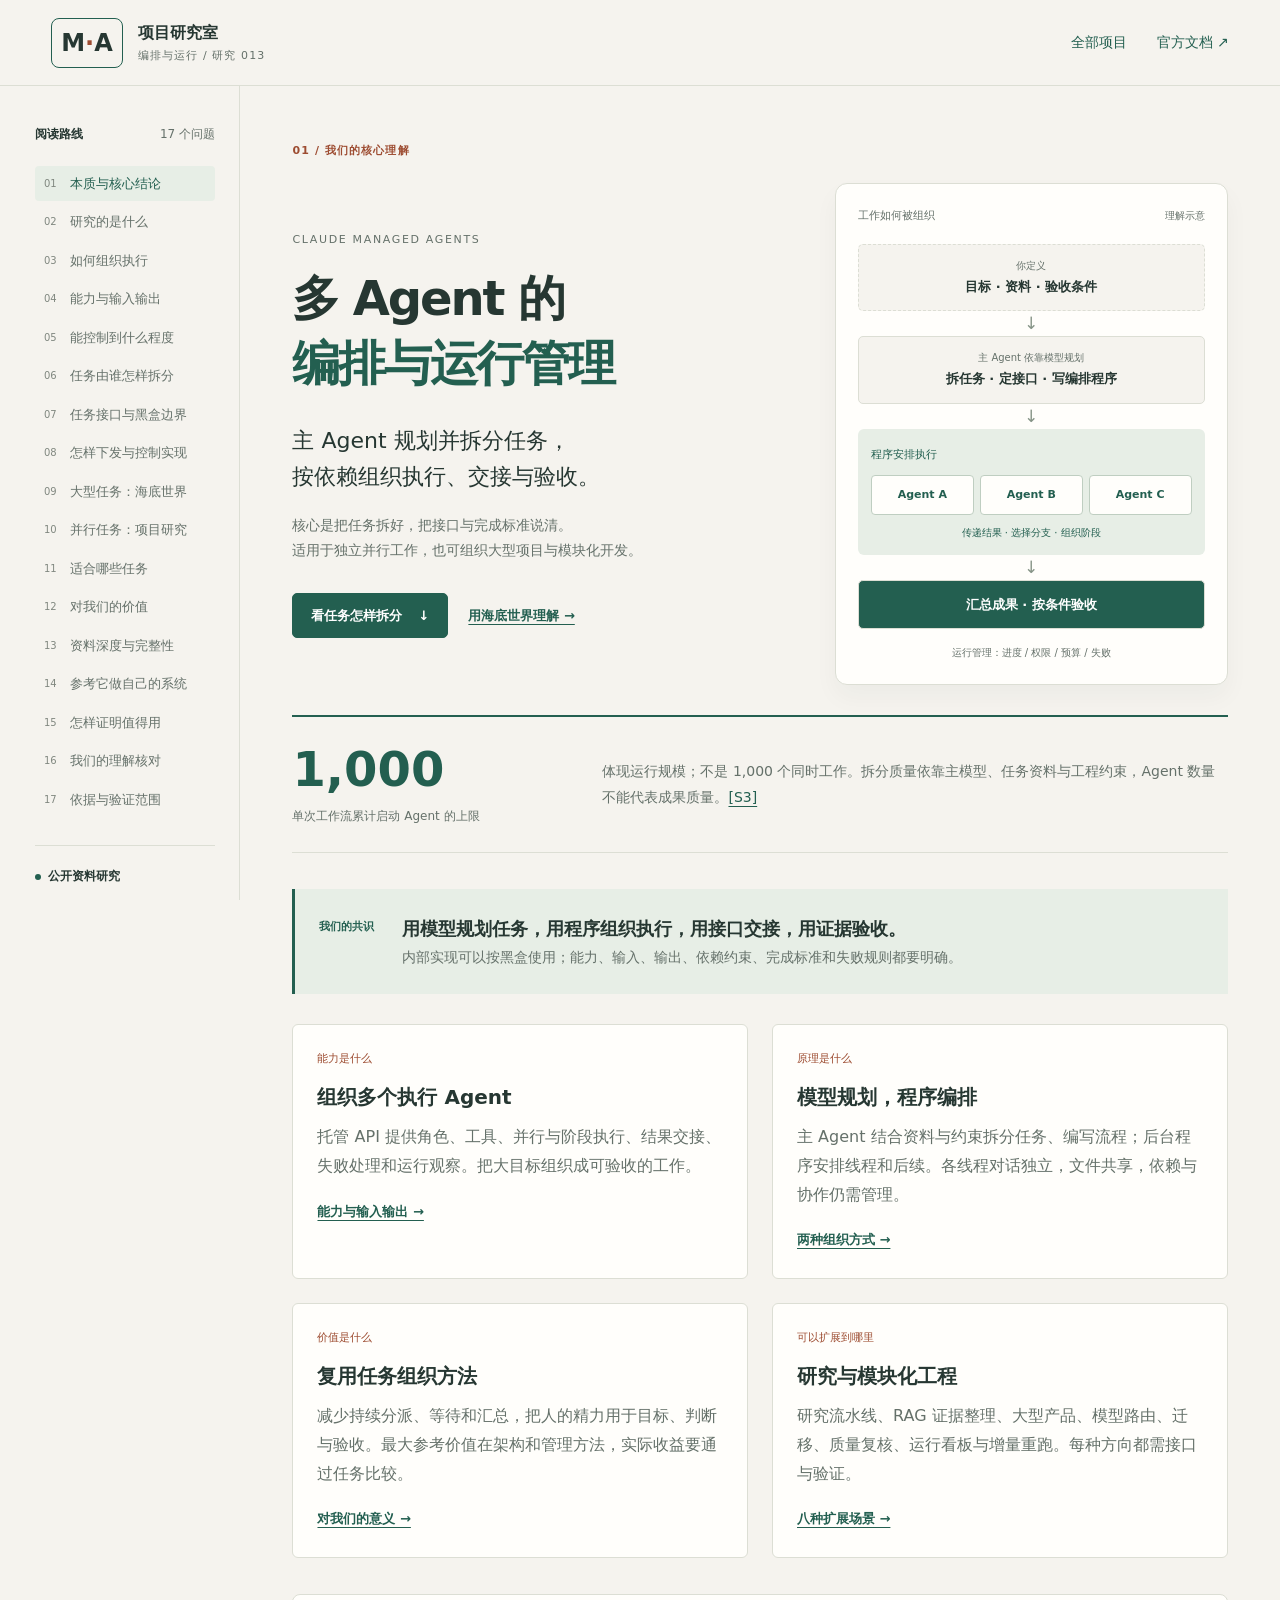
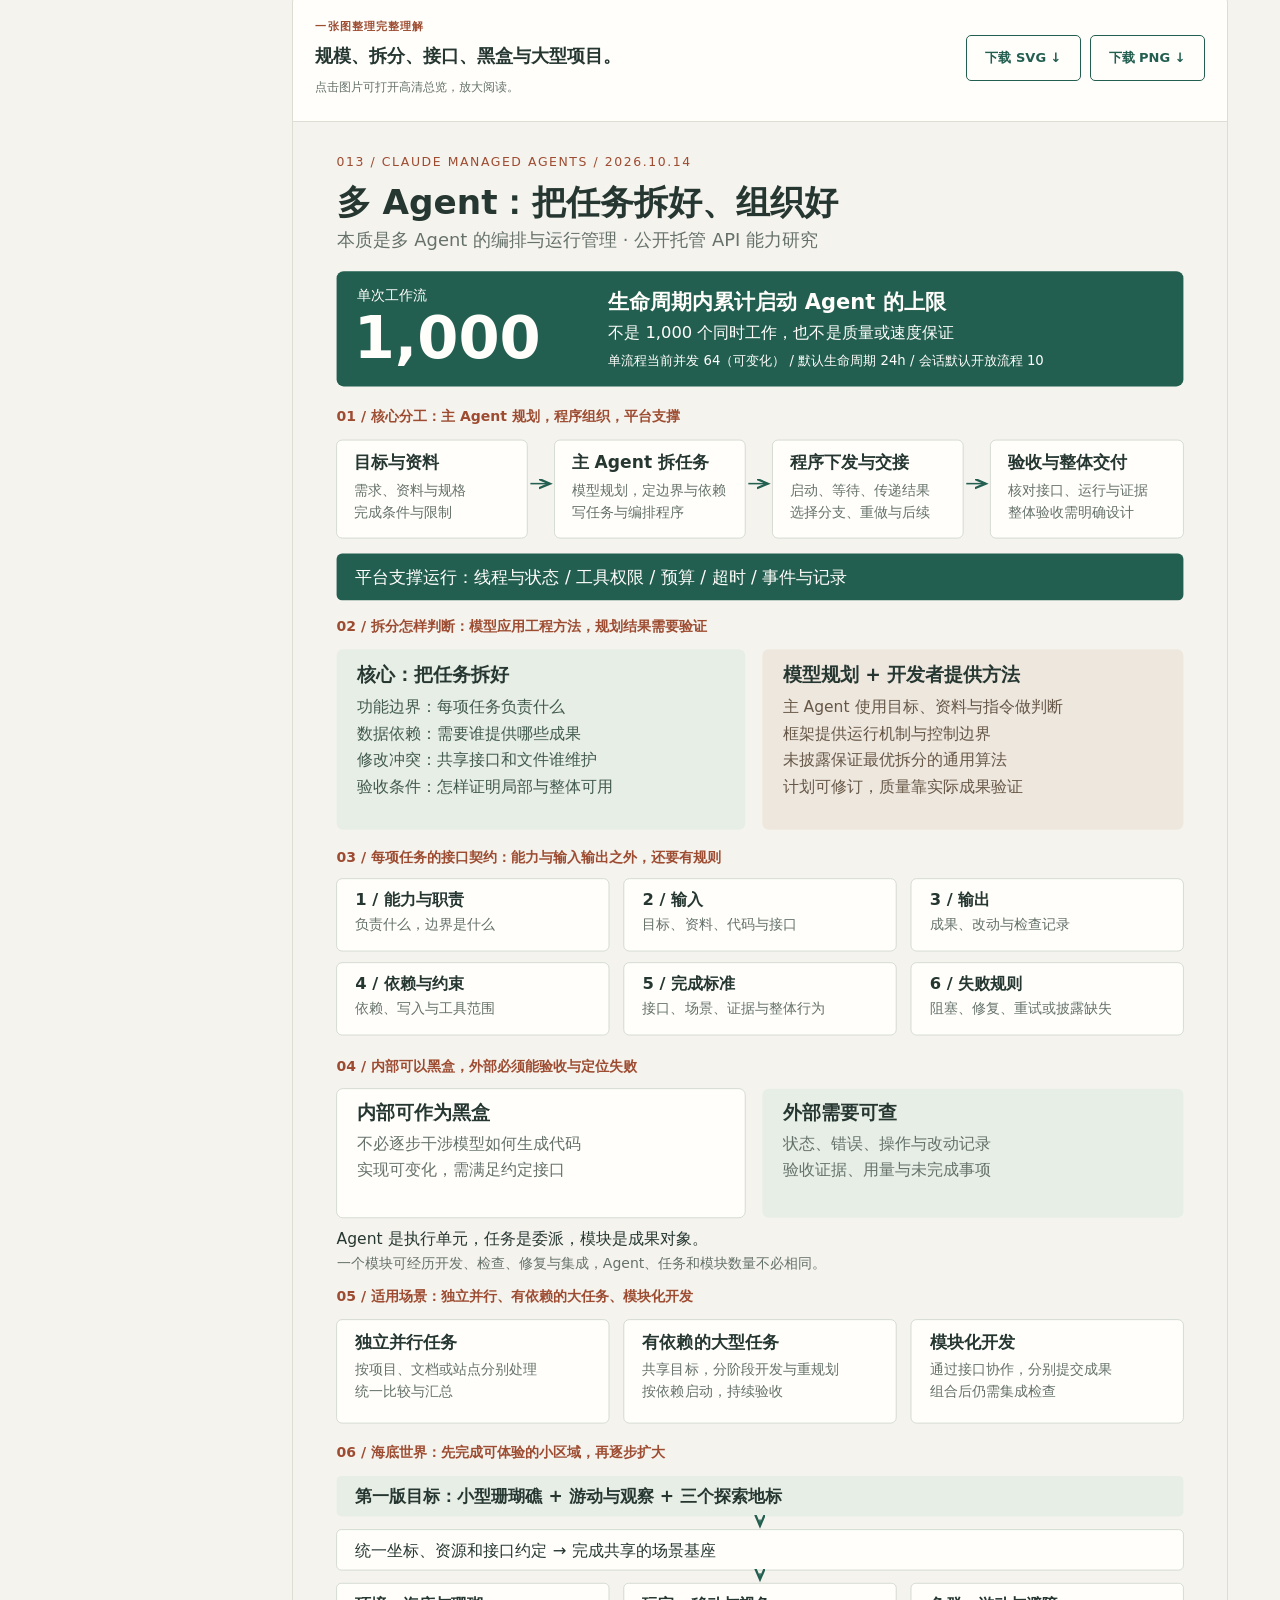
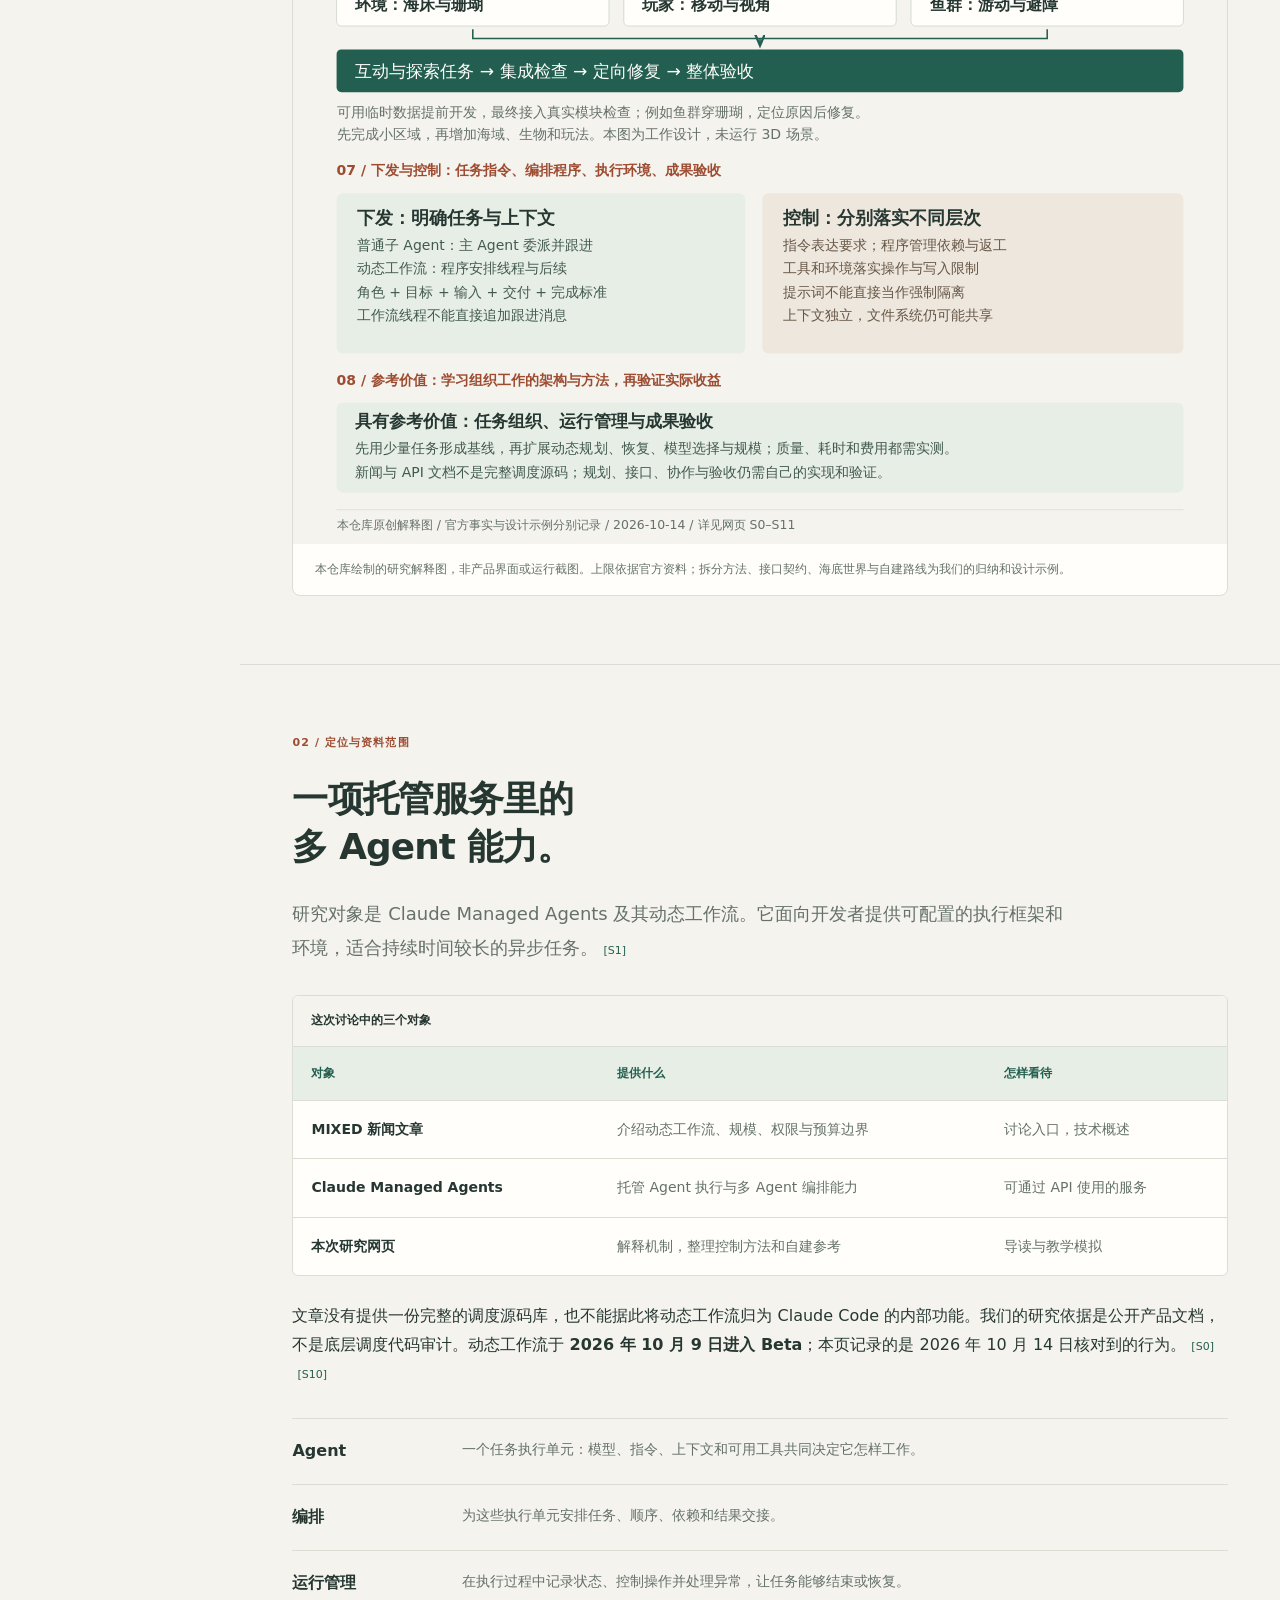
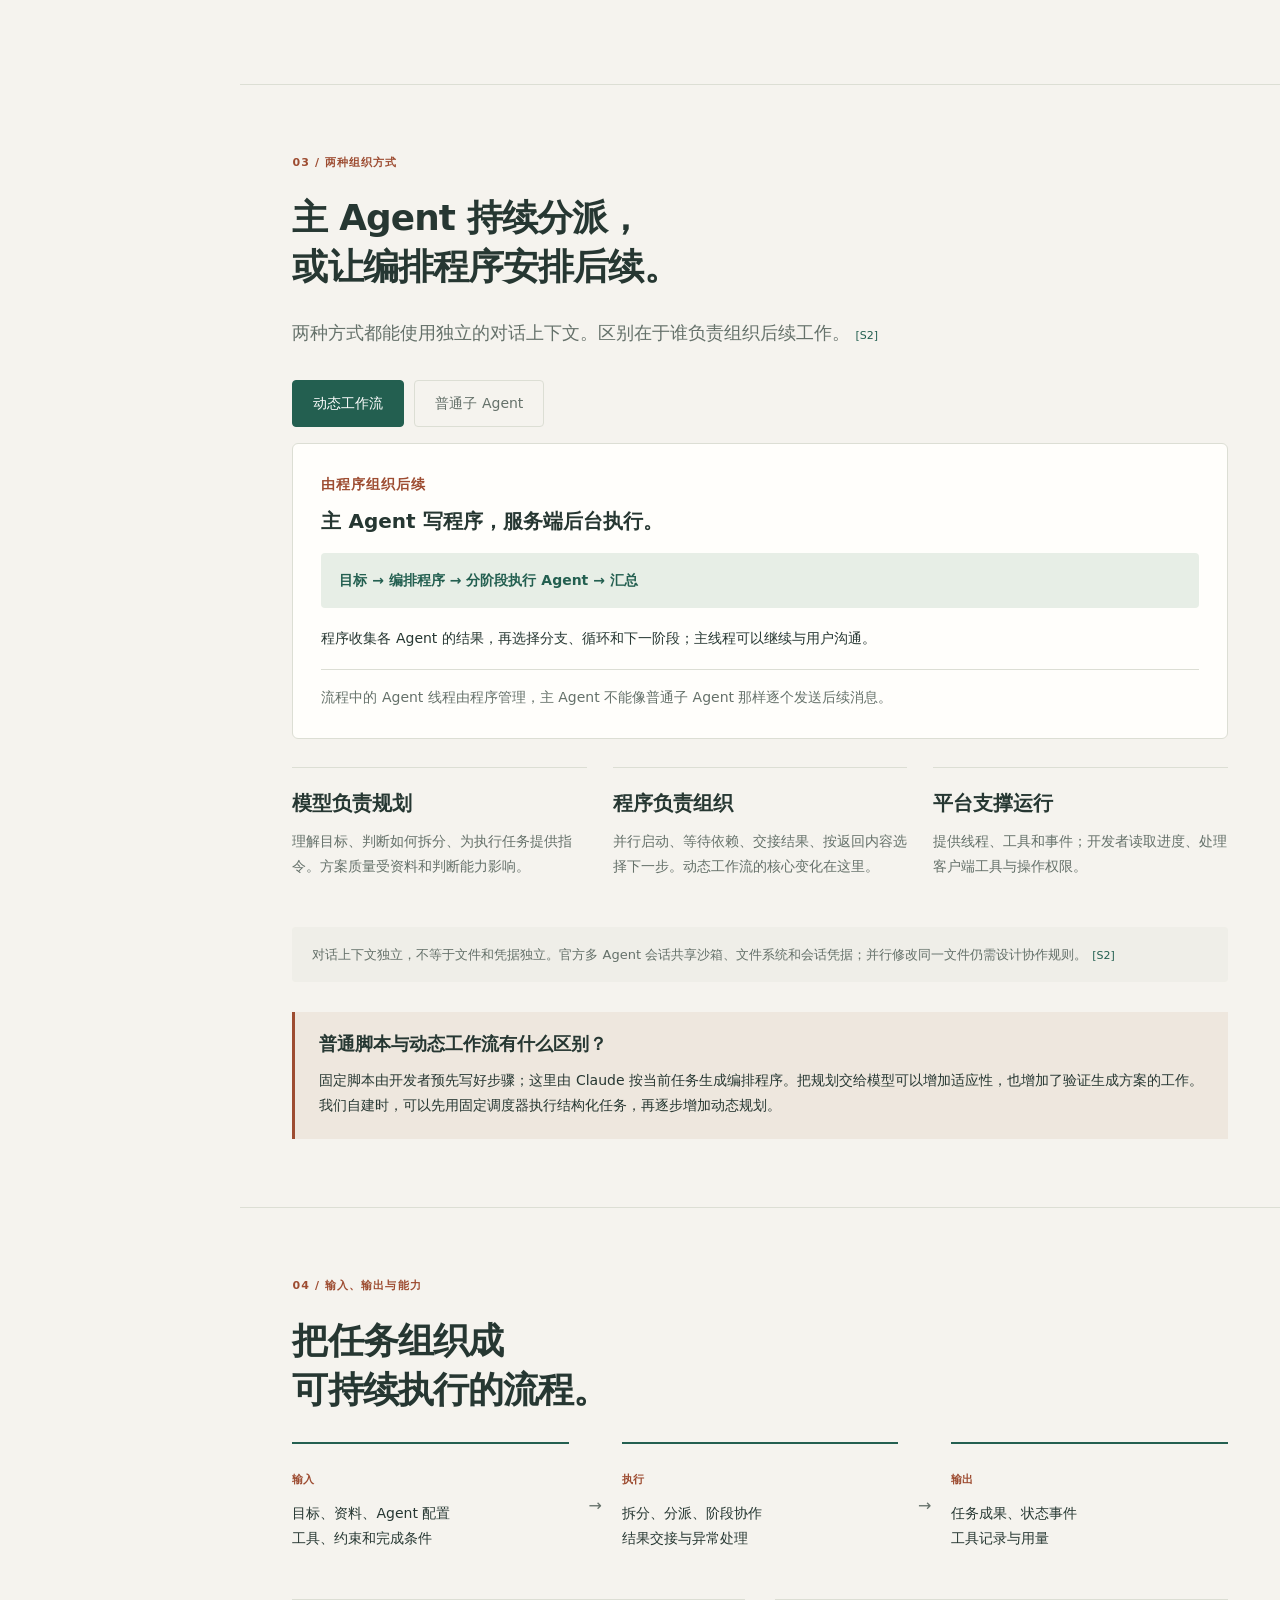
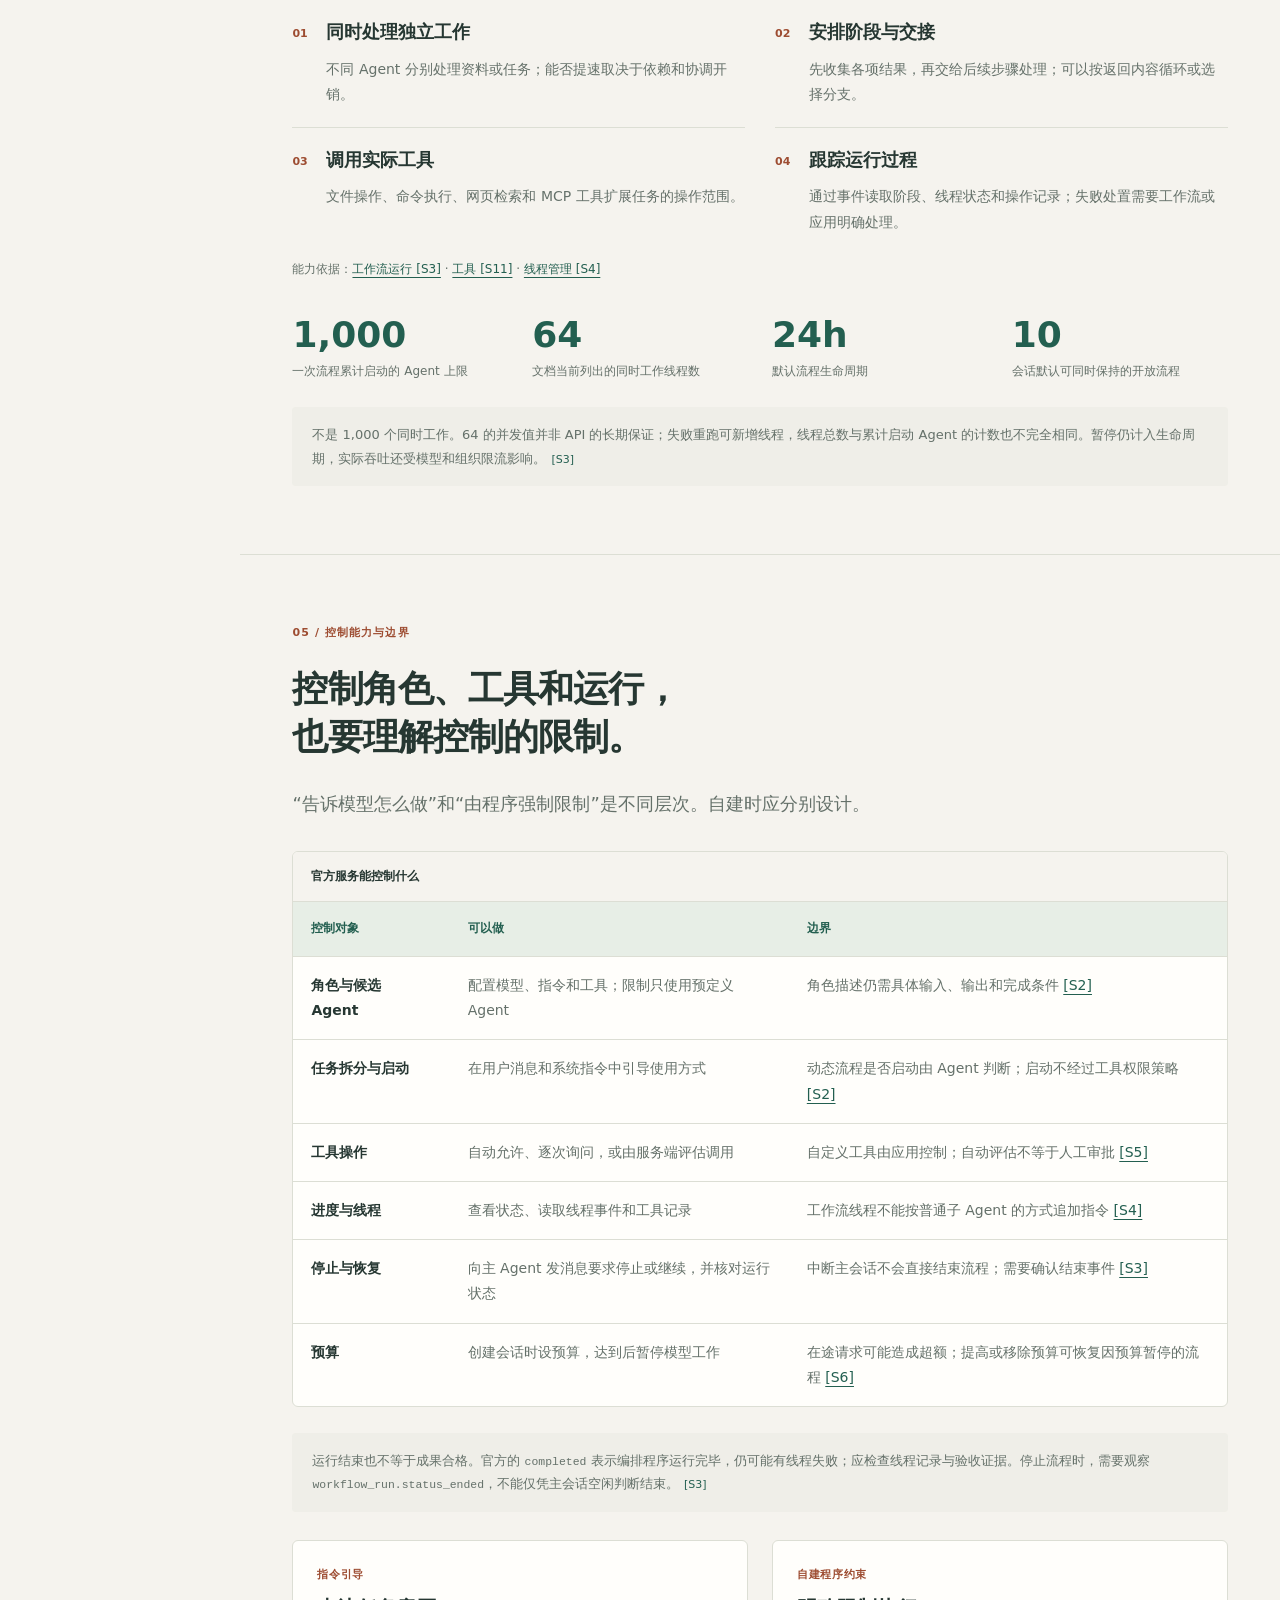
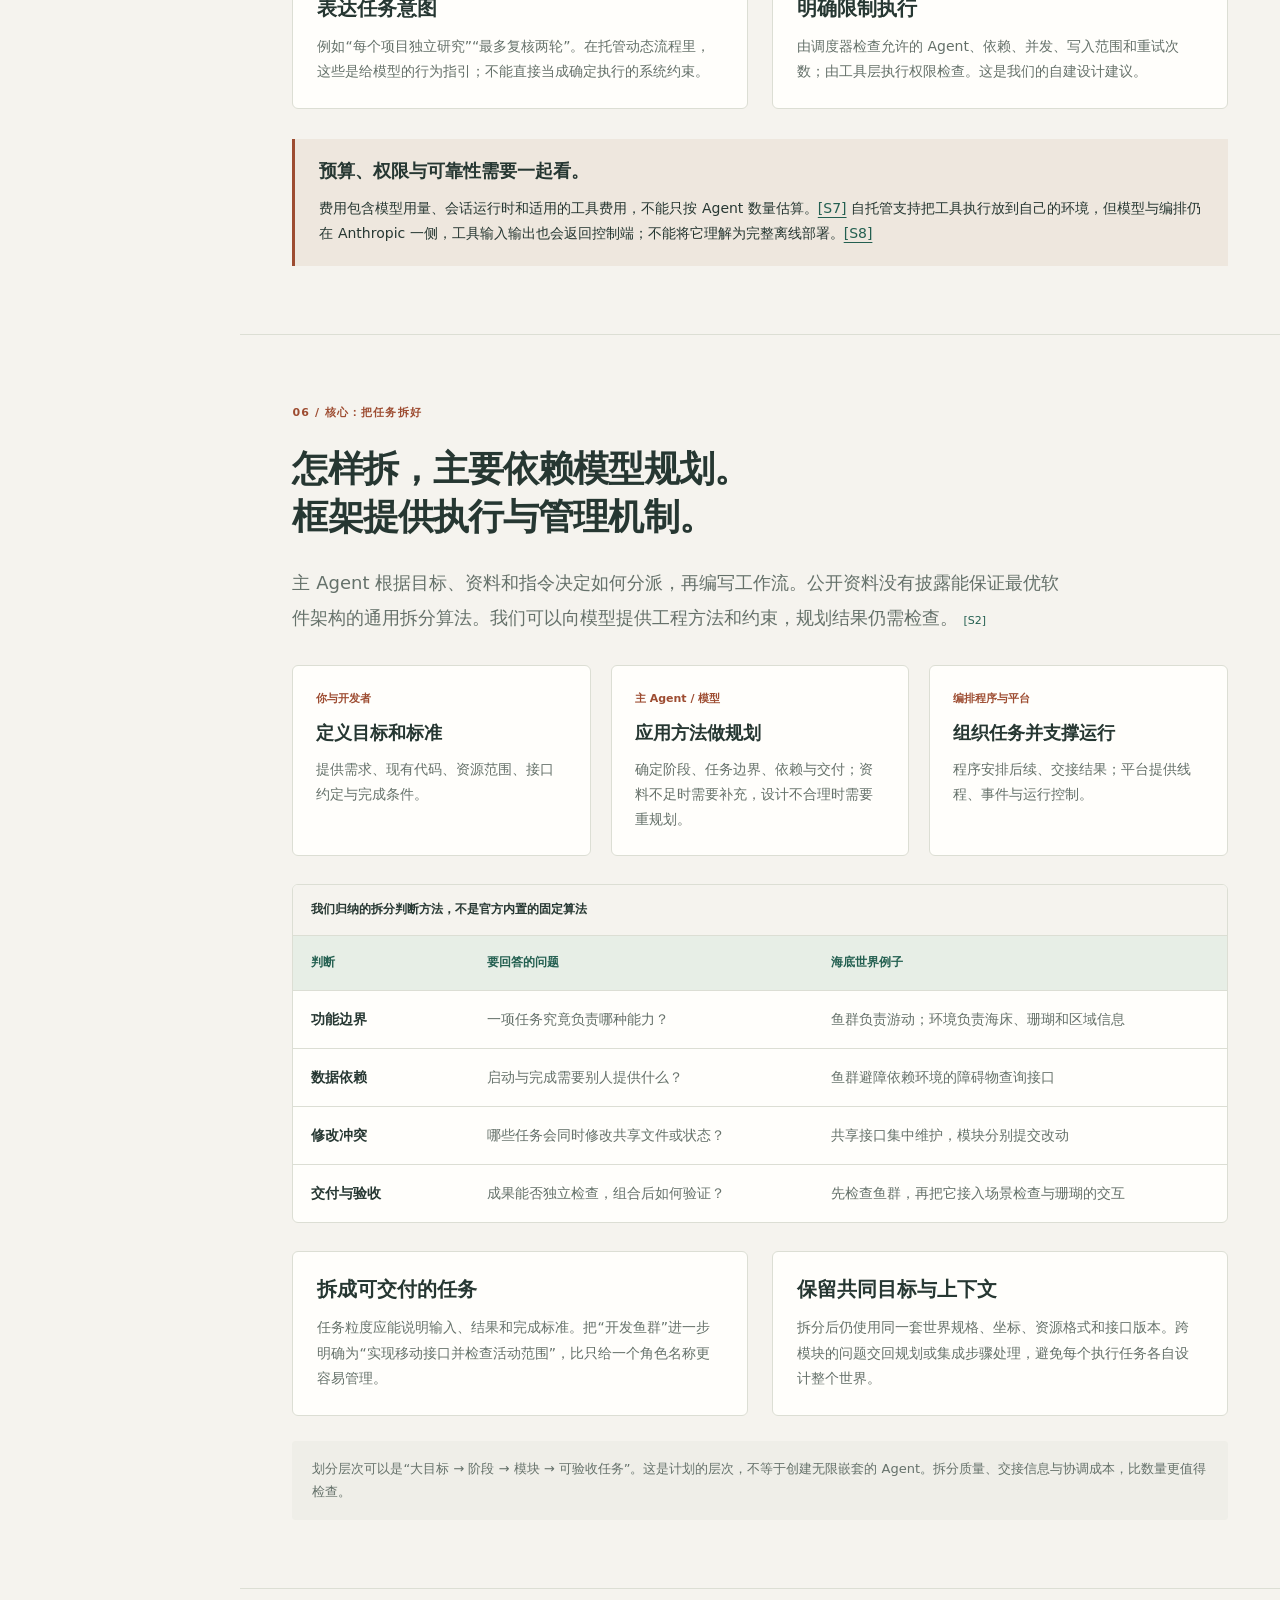
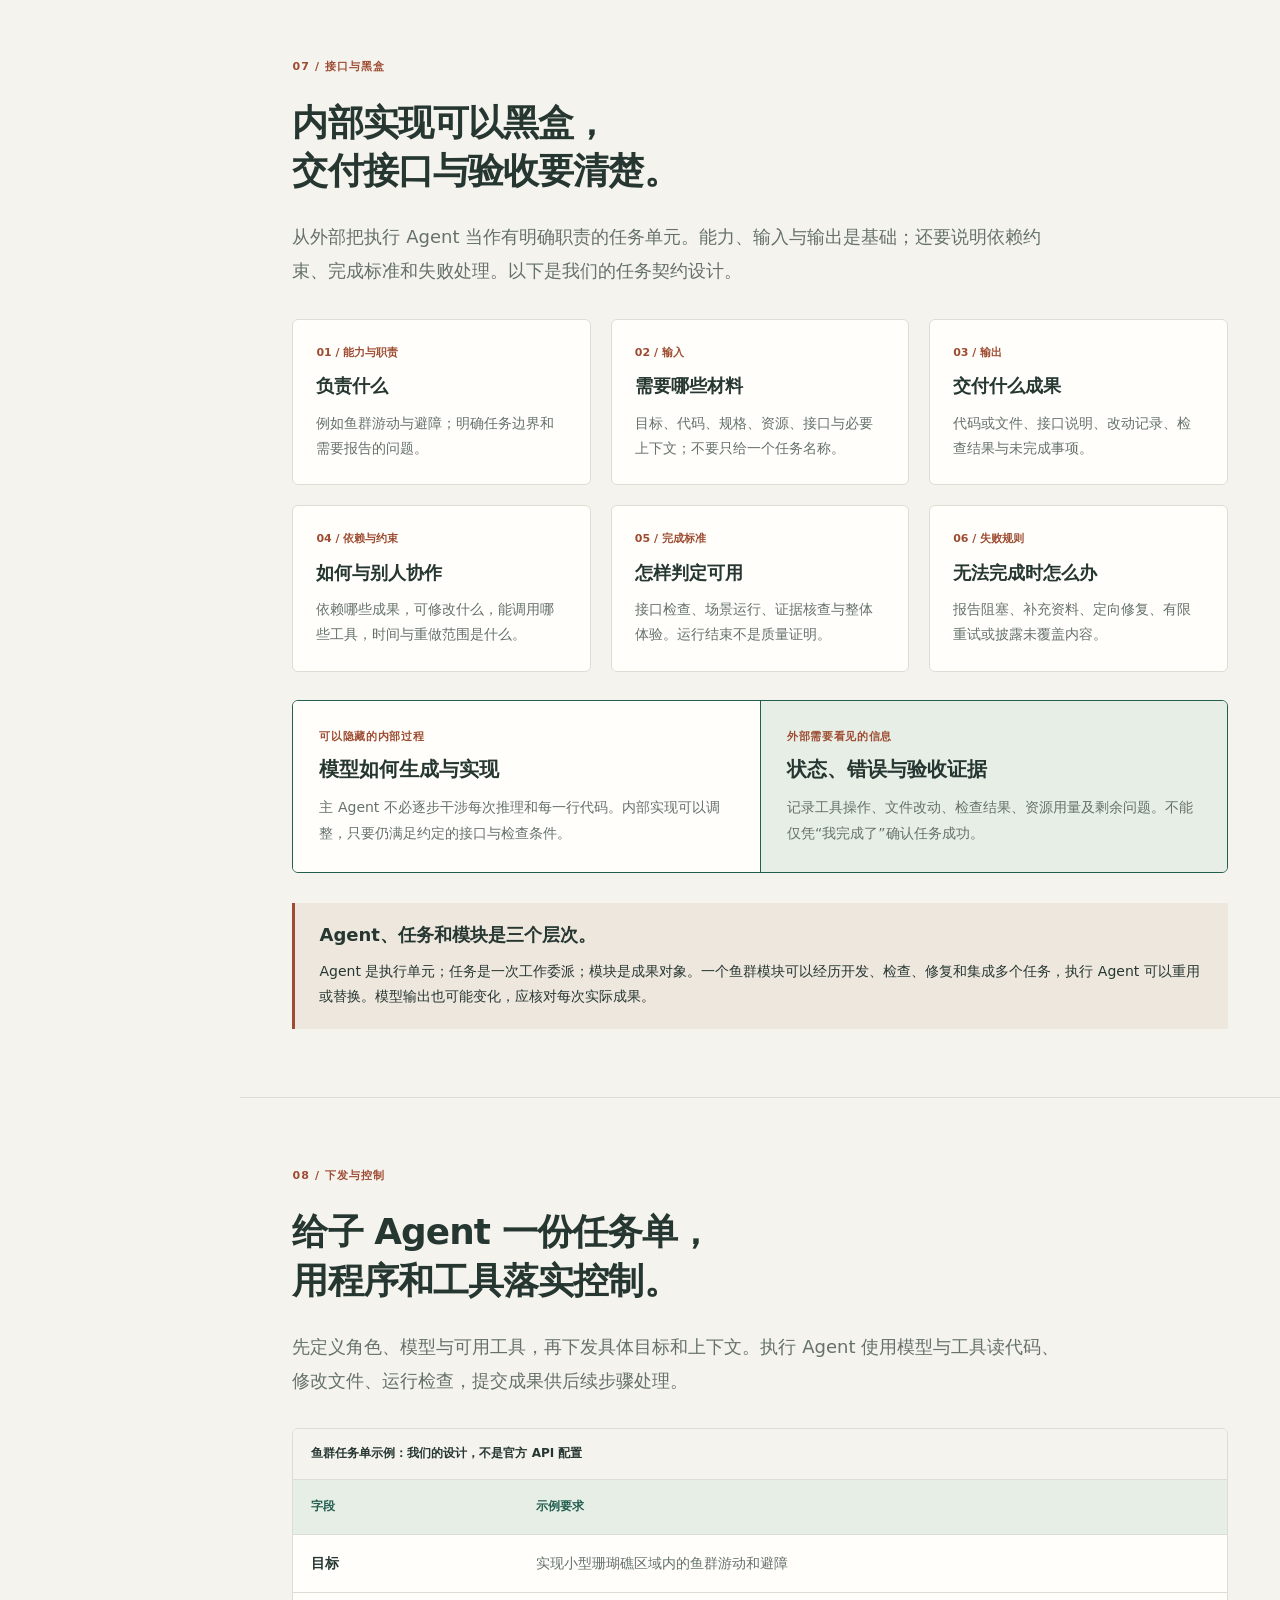
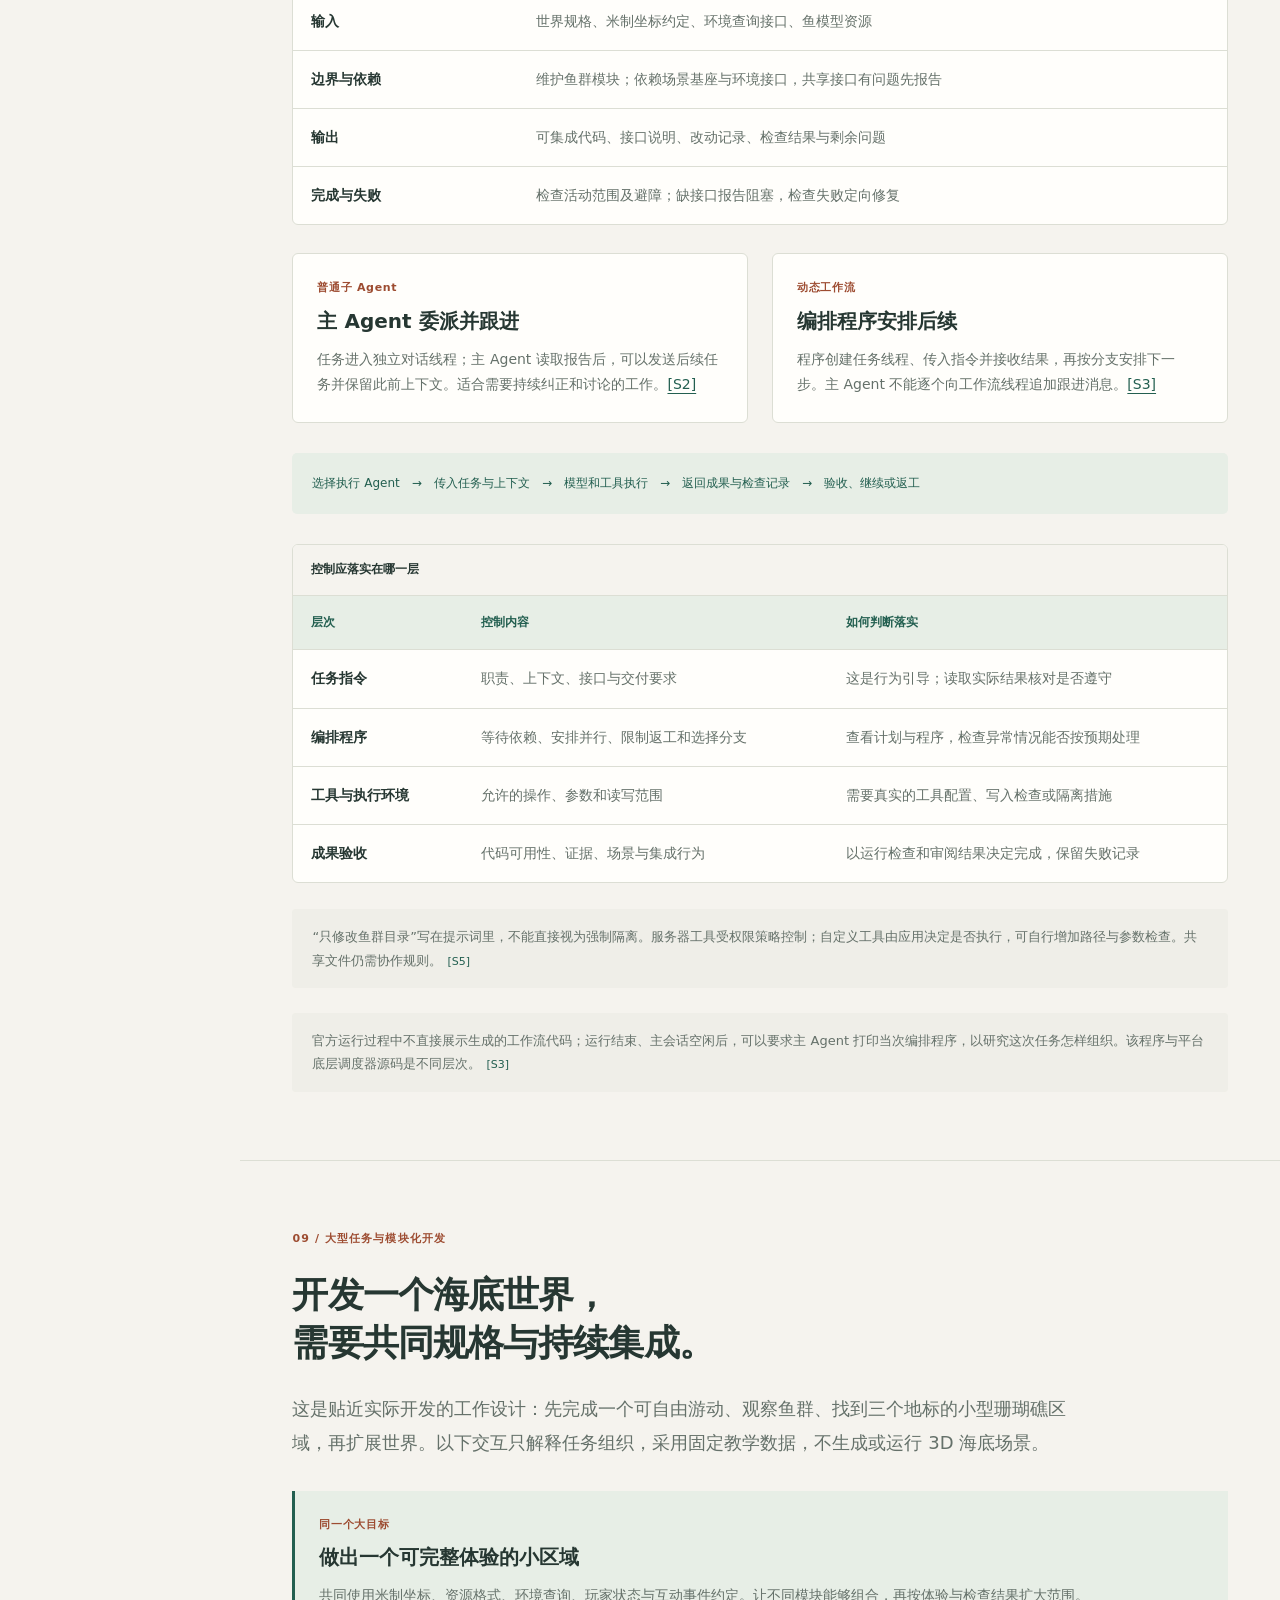
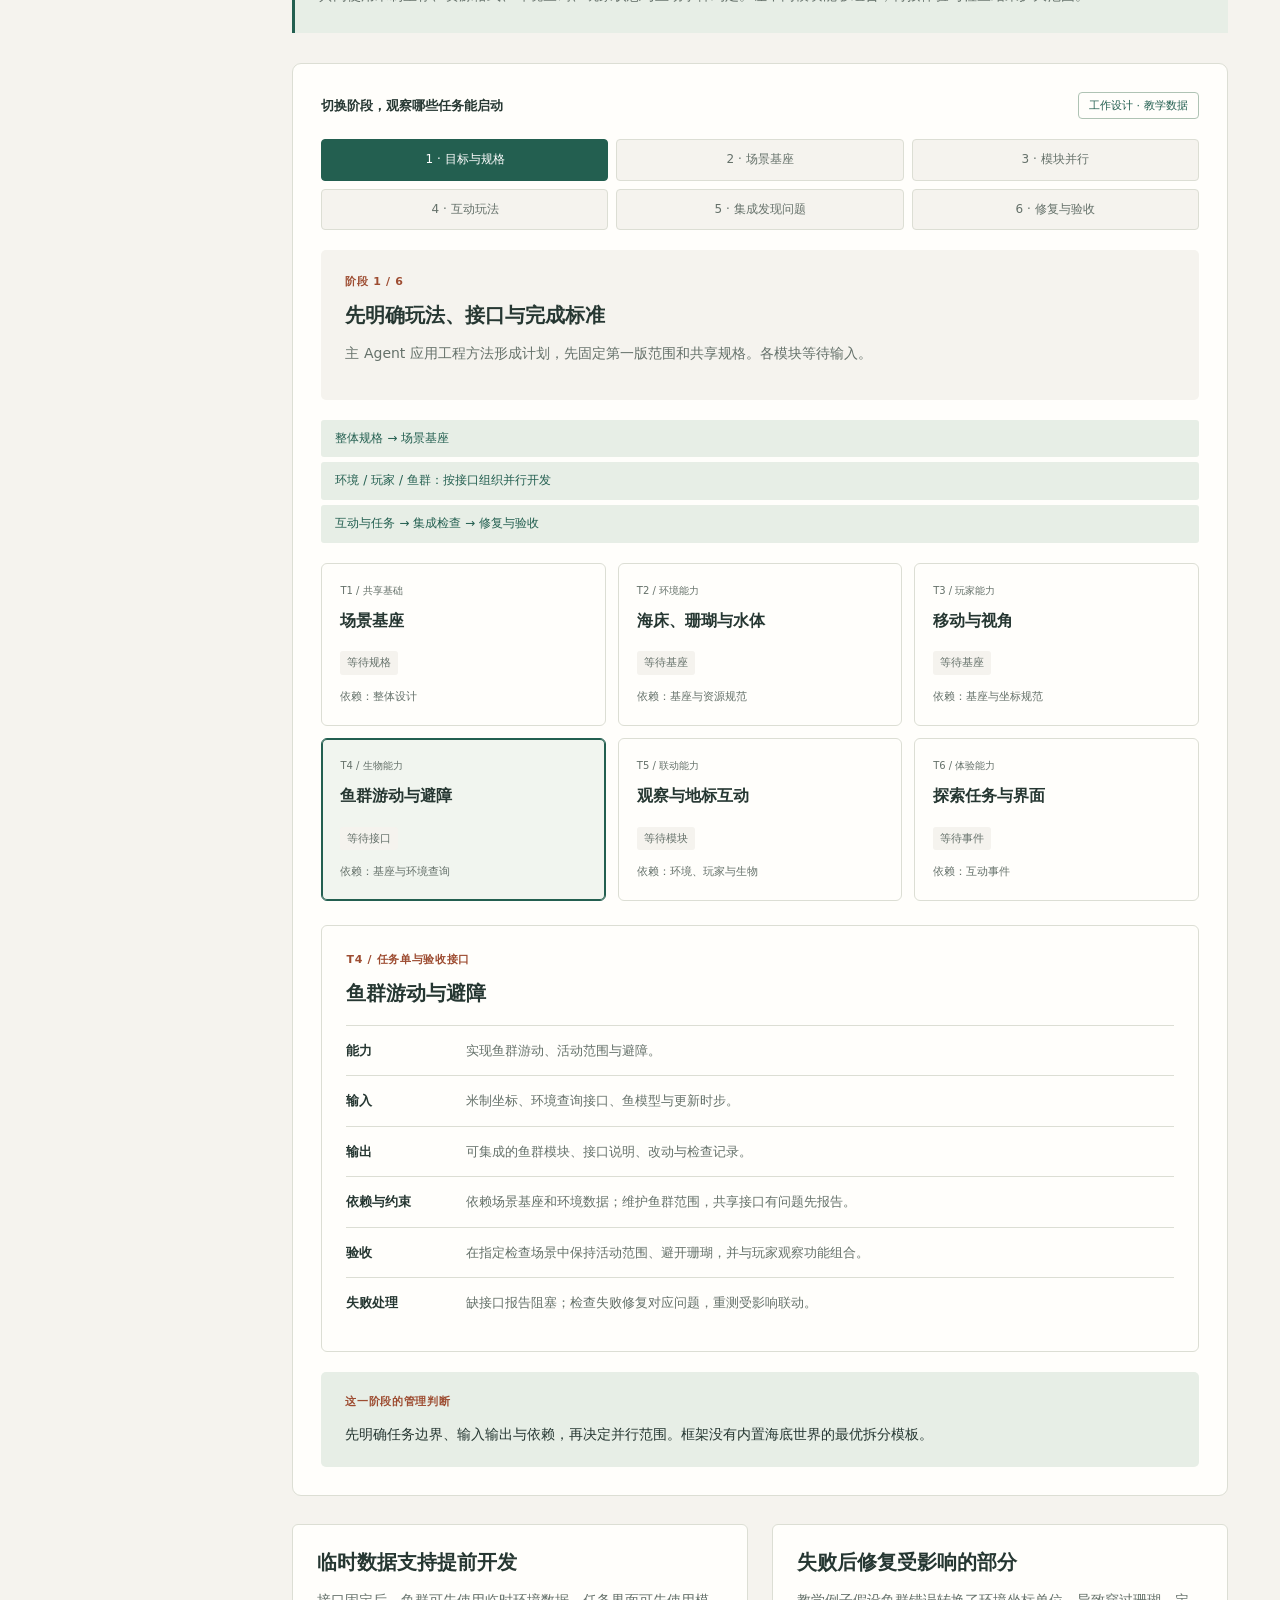
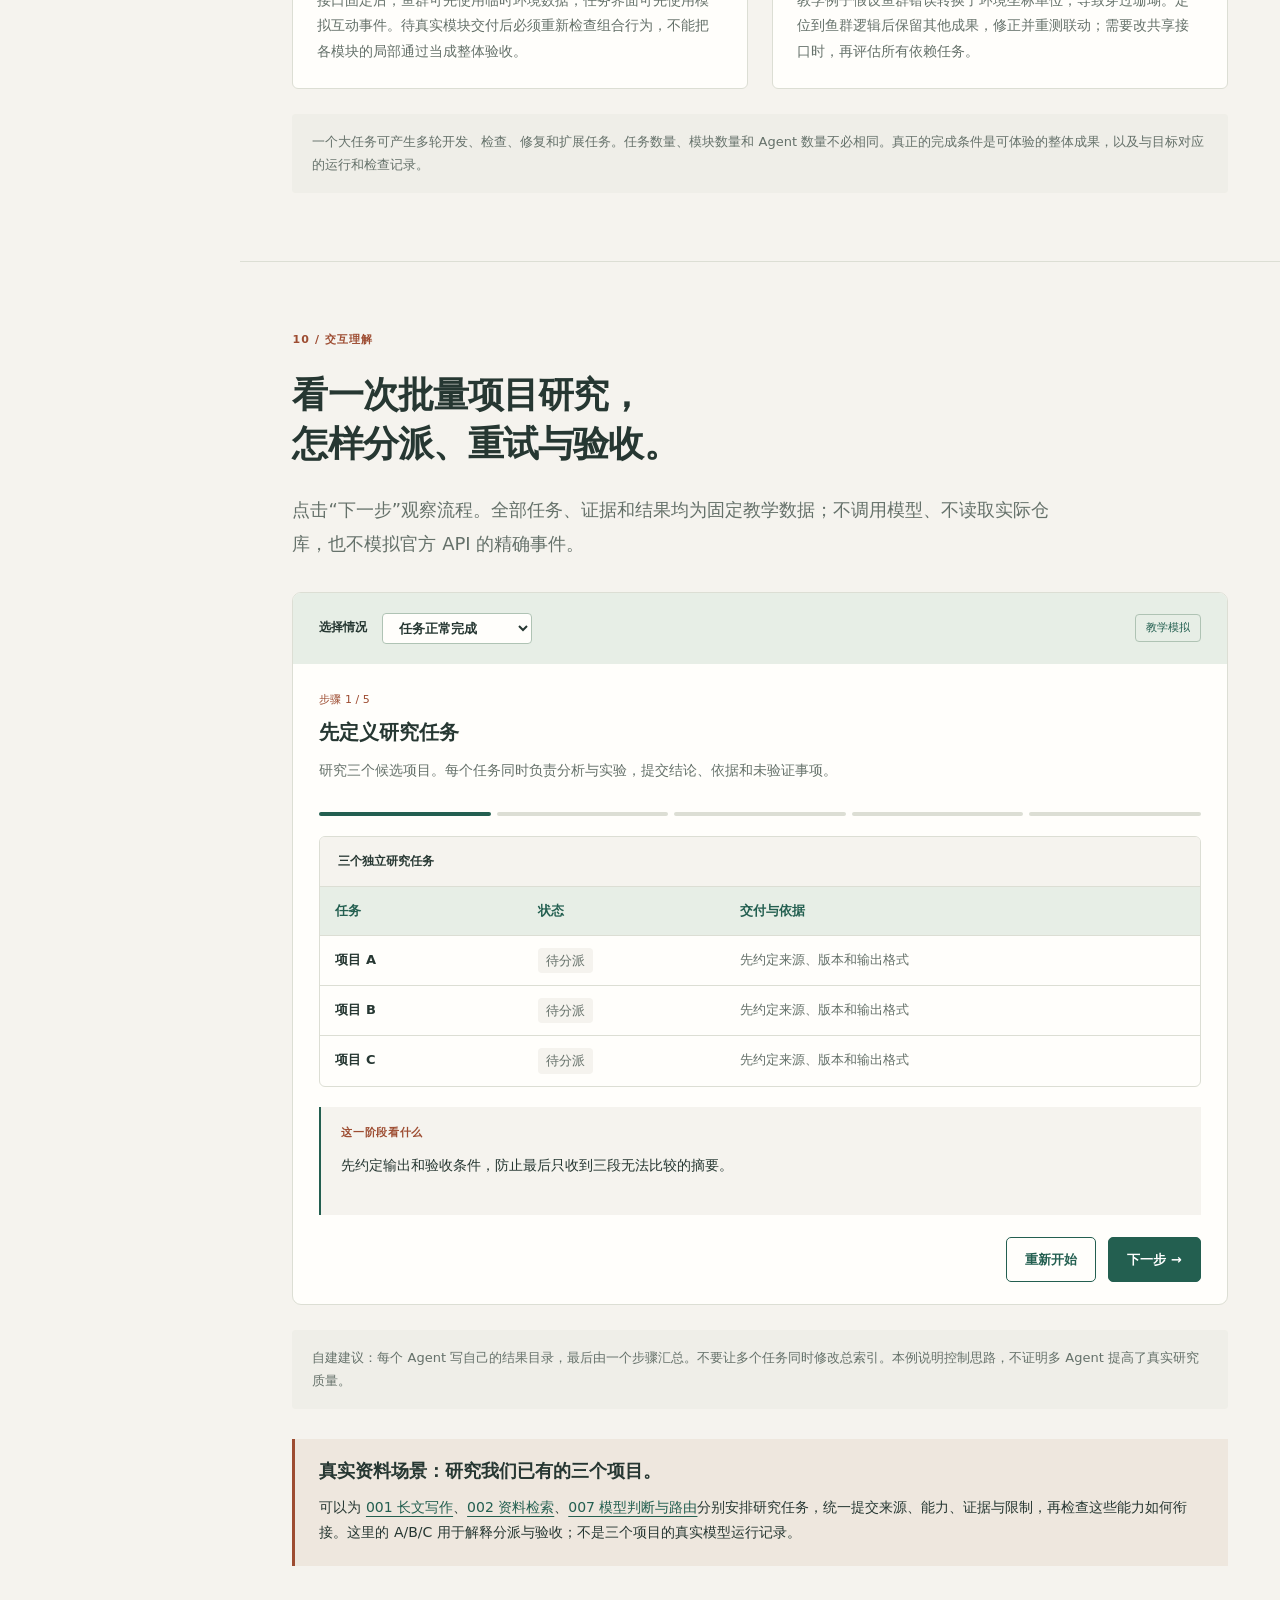
<file: projects/013-claude-managed-agents/web/index.html>
<!doctype html>
<html lang="zh-CN">
<head>
  <meta charset="utf-8">
  <meta name="viewport" content="width=device-width, initial-scale=1">
  <meta name="theme-color" content="#f5f3ee">
  <meta name="description" content="Claude Managed Agents 的能力、原理、价值与扩展场景：本质是多 Agent 编排与运行管理；主模型规划拆分，程序按依赖分派、交接与验收。1000 是单次工作流累计启动上限。完整总览图、海底世界模块案例与自建路线。">
  <title>Claude Managed Agents · 多 Agent 编排与运行管理</title>
  <link rel="stylesheet" href="./styles.css">
  <script src="./app.js" defer></script>
</head>
<body>
  <a class="skip-link" href="#understanding">跳到正文</a>
  <header class="header">
    <a class="brand" href="#understanding"><span class="brand-symbol" aria-hidden="true">M<span>·</span>A</span><span>项目研究室<small>编排与运行 / 研究 013</small></span></a>
    <div class="header-links"><a href="../">全部项目</a><a href="https://platform.claude.com/docs/en/managed-agents/overview" target="_blank" rel="noopener noreferrer">官方文档 ↗</a></div>
  </header>
  <div class="page-layout">
    <aside class="sidebar">
      <p class="nav-heading">阅读路线 <span>17 个问题</span></p>
      <nav aria-label="研究章节">
        <a href="#understanding" aria-current="location"><span>01</span>本质与核心结论</a>
        <a href="#position"><span>02</span>研究的是什么</a>
        <a href="#mechanism"><span>03</span>如何组织执行</a>
        <a href="#capabilities"><span>04</span>能力与输入输出</a>
        <a href="#control"><span>05</span>能控制到什么程度</a>
        <a href="#decomposition"><span>06</span>任务由谁怎样拆分</a>
        <a href="#contract"><span>07</span>任务接口与黑盒边界</a>
        <a href="#handoff"><span>08</span>怎样下发与控制实现</a>
        <a href="#undersea"><span>09</span>大型任务：海底世界</a>
        <a href="#walkthrough"><span>10</span>并行任务：项目研究</a>
        <a href="#scenarios"><span>11</span>适合哪些任务</a>
        <a href="#value"><span>12</span>对我们的价值</a>
        <a href="#depth"><span>13</span>资料深度与完整性</a>
        <a href="#build"><span>14</span>参考它做自己的系统</a>
        <a href="#evaluation"><span>15</span>怎样证明值得用</a>
        <a href="#questions"><span>16</span>我们的理解核对</a>
        <a href="#sources"><span>17</span>依据与验证范围</a>
      </nav>
      <div class="sidebar-note"><span class="status-dot" aria-hidden="true"></span><strong>公开资料研究</strong><p>机制已核对<br>运行收益待验证</p><small>资料核对：2026.10.14</small></div>
    </aside>
    <main>
      <section class="section hero" id="understanding">
        <p class="eyebrow">01 / 我们的核心理解</p>
        <div class="hero-grid">
          <div class="hero-copy"><p class="product-label">CLAUDE MANAGED AGENTS</p><h1>多 Agent 的<br><em>编排与运行管理</em></h1><p class="hero-lead">主 Agent 规划并拆分任务，<br>按依赖组织执行、交接与验收。</p><p class="hero-description">核心是把任务拆好，把接口与完成标准说清。<br>适用于独立并行工作，也可组织大型项目与模块化开发。</p><div class="hero-actions"><a class="button primary" href="#decomposition">看任务怎样拆分 <span aria-hidden="true">↓</span></a><a class="text-link" href="#undersea">用海底世界理解 →</a></div></div>
          <div class="system-map" role="img" aria-label="理解示意：目标和资料进入主 Agent，主 Agent 生成编排程序；程序安排多个执行 Agent，再汇总和验收成果。运行管理支撑权限、预算、进度与恢复。">
            <div class="map-caption"><span>工作如何被组织</span><small>理解示意</small></div>
            <div class="map-node map-goal"><small>你定义</small><strong>目标 · 资料 · 验收条件</strong></div><div class="map-arrow" aria-hidden="true">↓</div>
            <div class="map-node"><small>主 Agent 依靠模型规划</small><strong>拆任务 · 定接口 · 写编排程序</strong></div><div class="map-arrow" aria-hidden="true">↓</div>
            <div class="map-runtime"><span>程序安排执行</span><div class="map-workers"><b>Agent A</b><b>Agent B</b><b>Agent C</b></div><p>传递结果 · 选择分支 · 组织阶段</p></div><div class="map-arrow" aria-hidden="true">↓</div>
            <div class="map-node map-result"><strong>汇总成果 · 按条件验收</strong></div>
            <div class="map-base">运行管理：进度 / 权限 / 预算 / 失败</div>
          </div>
        </div>
        <div class="scale-banner"><div><strong>1,000</strong><span>单次工作流累计启动 Agent 的上限</span></div><p>体现运行规模；不是 1,000 个同时工作。拆分质量依靠主模型、任务资料与工程约束，Agent 数量不能代表成果质量。<a href="#source-s3">[S3]</a></p></div>
        <div class="thesis"><span>我们的共识</span><p><strong>用模型规划任务，用程序组织执行，用接口交接，用证据验收。</strong><br>内部实现可以按黑盒使用；能力、输入、输出、依赖约束、完成标准和失败规则都要明确。</p></div>
        <div class="brief-grid" aria-label="能力、原理、价值和扩展场景摘要">
          <article><span class="number">能力是什么</span><h3>组织多个执行 Agent</h3><p>托管 API 提供角色、工具、并行与阶段执行、结果交接、失败处理和运行观察。把大目标组织成可验收的工作。</p><a class="text-link" href="#capabilities">能力与输入输出 →</a></article>
          <article><span class="number">原理是什么</span><h3>模型规划，程序编排</h3><p>主 Agent 结合资料与约束拆分任务、编写流程；后台程序安排线程和后续。各线程对话独立，文件共享，依赖与协作仍需管理。</p><a class="text-link" href="#mechanism">两种组织方式 →</a></article>
          <article><span class="number">价值是什么</span><h3>复用任务组织方法</h3><p>减少持续分派、等待和汇总，把人的精力用于目标、判断与验收。最大参考价值在架构和管理方法，实际收益要通过任务比较。</p><a class="text-link" href="#value">对我们的意义 →</a></article>
          <article><span class="number">可以扩展到哪里</span><h3>研究与模块化工程</h3><p>研究流水线、RAG 证据整理、大型产品、模型路由、迁移、质量复核、运行看板与增量重跑。每种方向都需接口与验证。</p><a class="text-link" href="#extension-scenarios">八种扩展场景 →</a></article>
        </div>
        <figure class="overview-figure"><div class="figure-title"><div><p class="eyebrow">一张图整理完整理解</p><h3>规模、拆分、接口、黑盒与大型项目。</h3><p class="figure-instruction">点击图片可打开高清总览，放大阅读。</p></div><div class="figure-downloads"><a class="button secondary" href="./assets/understanding-overview.svg" download="多Agent完整能力与任务拆分总览.svg">下载 SVG ↓</a><a class="button secondary" href="./assets/understanding-overview.png" download="多Agent完整能力与任务拆分总览.png">下载 PNG ↓</a></div></div><a href="./assets/understanding-overview.svg" target="_blank" rel="noopener noreferrer"><img src="./assets/understanding-overview.svg" width="1200" height="2600" loading="lazy" alt="Claude Managed Agents 完整能力总览：单次工作流累计启动 Agent 上限 1000；主 Agent 依靠模型拆分任务，程序下发与交接，平台支撑运行。任务契约包含能力、输入、输出、约束、验收和失败规则；内部实现可黑盒，状态和证据需可查。适用于并行、大型和模块化任务，海底世界案例按依赖开发、集成与修复。"></a><figcaption>本仓库绘制的研究解释图，非产品界面或运行截图。上限依据官方资料；拆分方法、接口契约、海底世界与自建路线为我们的归纳和设计示例。</figcaption></figure>
      </section>
      <section class="section" id="position">
        <p class="eyebrow">02 / 定位与资料范围</p><h2>一项托管服务里的<br>多 Agent 能力。</h2><p class="section-lead">研究对象是 Claude Managed Agents 及其动态工作流。它面向开发者提供可配置的执行框架和环境，适合持续时间较长的异步任务。<a class="source-ref" href="#source-s1">[S1]</a></p>
        <div class="table-wrap"><table><caption>这次讨论中的三个对象</caption><thead><tr><th scope="col">对象</th><th scope="col">提供什么</th><th scope="col">怎样看待</th></tr></thead><tbody><tr><th scope="row">MIXED 新闻文章</th><td>介绍动态工作流、规模、权限与预算边界</td><td>讨论入口，技术概述</td></tr><tr><th scope="row">Claude Managed Agents</th><td>托管 Agent 执行与多 Agent 编排能力</td><td>可通过 API 使用的服务</td></tr><tr><th scope="row">本次研究网页</th><td>解释机制，整理控制方法和自建参考</td><td>导读与教学模拟</td></tr></tbody></table></div>
        <p>文章没有提供一份完整的调度源码库，也不能据此将动态工作流归为 Claude Code 的内部功能。我们的研究依据是公开产品文档，不是底层调度代码审计。动态工作流于 <strong>2026 年 10 月 9 日进入 Beta</strong>；本页记录的是 2026 年 10 月 14 日核对到的行为。<a class="source-ref" href="#source-s0">[S0]</a><a class="source-ref" href="#source-s10">[S10]</a></p>
        <div class="definition-list"><div><b>Agent</b><p>一个任务执行单元：模型、指令、上下文和可用工具共同决定它怎样工作。</p></div><div><b>编排</b><p>为这些执行单元安排任务、顺序、依赖和结果交接。</p></div><div><b>运行管理</b><p>在执行过程中记录状态、控制操作并处理异常，让任务能够结束或恢复。</p></div></div>
      </section>
      <section class="section" id="mechanism">
        <p class="eyebrow">03 / 两种组织方式</p><h2>主 Agent 持续分派，<br>或让编排程序安排后续。</h2><p class="section-lead">两种方式都能使用独立的对话上下文。区别在于谁负责组织后续工作。<a class="source-ref" href="#source-s2">[S2]</a></p>
        <div class="mode-buttons" role="group" aria-label="选择协作方式"><button type="button" data-mode="workflow" aria-pressed="true">动态工作流</button><button type="button" data-mode="subagents" aria-pressed="false">普通子 Agent</button></div>
        <div class="mode-panel" id="mode-panel" aria-live="polite"><p class="mini-label" id="mode-label">由程序组织后续</p><h3 id="mode-title">主 Agent 写程序，服务端后台执行。</h3><div class="mode-flow" id="mode-flow">目标 → 编排程序 → 分阶段执行 Agent → 汇总</div><p id="mode-description">程序收集各 Agent 的结果，再选择分支、循环和下一阶段；主线程可以继续与用户沟通。</p><p class="mode-limit" id="mode-limit">流程中的 Agent 线程由程序管理，主 Agent 不能像普通子 Agent 那样逐个发送后续消息。</p></div>
        <div class="three-columns"><article><h3>模型负责规划</h3><p>理解目标、判断如何拆分、为执行任务提供指令。方案质量受资料和判断能力影响。</p></article><article><h3>程序负责组织</h3><p>并行启动、等待依赖、交接结果、按返回内容选择下一步。动态工作流的核心变化在这里。</p></article><article><h3>平台支撑运行</h3><p>提供线程、工具和事件；开发者读取进度、处理客户端工具与操作权限。</p></article></div>
        <p class="note">对话上下文独立，不等于文件和凭据独立。官方多 Agent 会话共享沙箱、文件系统和会话凭据；并行修改同一文件仍需设计协作规则。<a class="source-ref" href="#source-s2">[S2]</a></p>
        <div class="callout"><h3>普通脚本与动态工作流有什么区别？</h3><p>固定脚本由开发者预先写好步骤；这里由 Claude 按当前任务生成编排程序。把规划交给模型可以增加适应性，也增加了验证生成方案的工作。我们自建时，可以先用固定调度器执行结构化任务，再逐步增加动态规划。</p></div>
      </section>
      <section class="section" id="capabilities">
        <p class="eyebrow">04 / 输入、输出与能力</p><h2>把任务组织成<br>可持续执行的流程。</h2>
        <div class="io-strip"><div><span>输入</span><p>目标、资料、Agent 配置<br>工具、约束和完成条件</p></div><b aria-hidden="true">→</b><div><span>执行</span><p>拆分、分派、阶段协作<br>结果交接与异常处理</p></div><b aria-hidden="true">→</b><div><span>输出</span><p>任务成果、状态事件<br>工具记录与用量</p></div></div>
        <div class="capability-list"><article><b>01</b><div><h3>同时处理独立工作</h3><p>不同 Agent 分别处理资料或任务；能否提速取决于依赖和协调开销。</p></div></article><article><b>02</b><div><h3>安排阶段与交接</h3><p>先收集各项结果，再交给后续步骤处理；可以按返回内容循环或选择分支。</p></div></article><article><b>03</b><div><h3>调用实际工具</h3><p>文件操作、命令执行、网页检索和 MCP 工具扩展任务的操作范围。</p></div></article><article><b>04</b><div><h3>跟踪运行过程</h3><p>通过事件读取阶段、线程状态和操作记录；失败处置需要工作流或应用明确处理。</p></div></article></div>
        <p class="source-line">能力依据：<a href="#source-s3">工作流运行 [S3]</a> · <a href="#source-s11">工具 [S11]</a> · <a href="#source-s4">线程管理 [S4]</a></p>
        <div class="limit-grid"><div><strong>1,000</strong><span>一次流程累计启动的 Agent 上限</span></div><div><strong>64</strong><span>文档当前列出的同时工作线程数</span></div><div><strong>24h</strong><span>默认流程生命周期</span></div><div><strong>10</strong><span>会话默认可同时保持的开放流程</span></div></div>
        <p class="note">不是 1,000 个同时工作。64 的并发值并非 API 的长期保证；失败重跑可新增线程，线程总数与累计启动 Agent 的计数也不完全相同。暂停仍计入生命周期，实际吞吐还受模型和组织限流影响。<a class="source-ref" href="#source-s3">[S3]</a></p>
      </section>
      <section class="section" id="control">
        <p class="eyebrow">05 / 控制能力与边界</p><h2>控制角色、工具和运行，<br>也要理解控制的限制。</h2><p class="section-lead">“告诉模型怎么做”和“由程序强制限制”是不同层次。自建时应分别设计。</p>
        <div class="table-wrap"><table><caption>官方服务能控制什么</caption><thead><tr><th scope="col">控制对象</th><th scope="col">可以做</th><th scope="col">边界</th></tr></thead><tbody>
          <tr><th scope="row">角色与候选 Agent</th><td>配置模型、指令和工具；限制只使用预定义 Agent</td><td>角色描述仍需具体输入、输出和完成条件 <a href="#source-s2">[S2]</a></td></tr>
          <tr><th scope="row">任务拆分与启动</th><td>在用户消息和系统指令中引导使用方式</td><td>动态流程是否启动由 Agent 判断；启动不经过工具权限策略 <a href="#source-s2">[S2]</a></td></tr>
          <tr><th scope="row">工具操作</th><td>自动允许、逐次询问，或由服务端评估调用</td><td>自定义工具由应用控制；自动评估不等于人工审批 <a href="#source-s5">[S5]</a></td></tr>
          <tr><th scope="row">进度与线程</th><td>查看状态、读取线程事件和工具记录</td><td>工作流线程不能按普通子 Agent 的方式追加指令 <a href="#source-s4">[S4]</a></td></tr>
          <tr><th scope="row">停止与恢复</th><td>向主 Agent 发消息要求停止或继续，并核对运行状态</td><td>中断主会话不会直接结束流程；需要确认结束事件 <a href="#source-s3">[S3]</a></td></tr>
          <tr><th scope="row">预算</th><td>创建会话时设预算，达到后暂停模型工作</td><td>在途请求可能造成超额；提高或移除预算可恢复因预算暂停的流程 <a href="#source-s6">[S6]</a></td></tr>
        </tbody></table></div>
        <p class="note">运行结束也不等于成果合格。官方的 <code>completed</code> 表示编排程序运行完毕，仍可能有线程失败；应检查线程记录与验收证据。停止流程时，需要观察 <code>workflow_run.status_ended</code>，不能仅凭主会话空闲判断结束。<a class="source-ref" href="#source-s3">[S3]</a></p>
        <div class="two-columns"><article class="plain-panel"><span class="mini-label">指令引导</span><h3>表达任务意图</h3><p>例如“每个项目独立研究”“最多复核两轮”。在托管动态流程里，这些是给模型的行为指引；不能直接当成确定执行的系统约束。</p></article><article class="plain-panel"><span class="mini-label">自建程序约束</span><h3>明确限制执行</h3><p>由调度器检查允许的 Agent、依赖、并发、写入范围和重试次数；由工具层执行权限检查。这是我们的自建设计建议。</p></article></div>
        <div class="callout"><h3>预算、权限与可靠性需要一起看。</h3><p>费用包含模型用量、会话运行时和适用的工具费用，不能只按 Agent 数量估算。<a href="#source-s7">[S7]</a> 自托管支持把工具执行放到自己的环境，但模型与编排仍在 Anthropic 一侧，工具输入输出也会返回控制端；不能将它理解为完整离线部署。<a href="#source-s8">[S8]</a></p></div>
      </section>
      <section class="section" id="decomposition">
        <p class="eyebrow">06 / 核心：把任务拆好</p><h2>怎样拆，主要依赖模型规划。<br>框架提供执行与管理机制。</h2><p class="section-lead">主 Agent 根据目标、资料和指令决定如何分派，再编写工作流。公开资料没有披露能保证最优软件架构的通用拆分算法。我们可以向模型提供工程方法和约束，规划结果仍需检查。<a class="source-ref" href="#source-s2">[S2]</a></p>
        <div class="responsibility-grid"><article><span>你与开发者</span><h3>定义目标和标准</h3><p>提供需求、现有代码、资源范围、接口约定与完成条件。</p></article><article><span>主 Agent / 模型</span><h3>应用方法做规划</h3><p>确定阶段、任务边界、依赖与交付；资料不足时需要补充，设计不合理时需要重规划。</p></article><article><span>编排程序与平台</span><h3>组织任务并支撑运行</h3><p>程序安排后续、交接结果；平台提供线程、事件与运行控制。</p></article></div>
        <div class="table-wrap"><table><caption>我们归纳的拆分判断方法，不是官方内置的固定算法</caption><thead><tr><th scope="col">判断</th><th scope="col">要回答的问题</th><th scope="col">海底世界例子</th></tr></thead><tbody>
          <tr><th scope="row">功能边界</th><td>一项任务究竟负责哪种能力？</td><td>鱼群负责游动；环境负责海床、珊瑚和区域信息</td></tr>
          <tr><th scope="row">数据依赖</th><td>启动与完成需要别人提供什么？</td><td>鱼群避障依赖环境的障碍物查询接口</td></tr>
          <tr><th scope="row">修改冲突</th><td>哪些任务会同时修改共享文件或状态？</td><td>共享接口集中维护，模块分别提交改动</td></tr>
          <tr><th scope="row">交付与验收</th><td>成果能否独立检查，组合后如何验证？</td><td>先检查鱼群，再把它接入场景检查与珊瑚的交互</td></tr>
        </tbody></table></div>
        <div class="two-columns"><article class="plain-panel"><h3>拆成可交付的任务</h3><p>任务粒度应能说明输入、结果和完成标准。把“开发鱼群”进一步明确为“实现移动接口并检查活动范围”，比只给一个角色名称更容易管理。</p></article><article class="plain-panel"><h3>保留共同目标与上下文</h3><p>拆分后仍使用同一套世界规格、坐标、资源格式和接口版本。跨模块的问题交回规划或集成步骤处理，避免每个执行任务各自设计整个世界。</p></article></div>
        <p class="note">划分层次可以是“大目标 → 阶段 → 模块 → 可验收任务”。这是计划的层次，不等于创建无限嵌套的 Agent。拆分质量、交接信息与协调成本，比数量更值得检查。</p>
      </section>
      <section class="section" id="contract">
        <p class="eyebrow">07 / 接口与黑盒</p><h2>内部实现可以黑盒，<br>交付接口与验收要清楚。</h2><p class="section-lead">从外部把执行 Agent 当作有明确职责的任务单元。能力、输入与输出是基础；还要说明依赖约束、完成标准和失败处理。以下是我们的任务契约设计。</p>
        <div class="contract-grid"><article><span>01 / 能力与职责</span><h3>负责什么</h3><p>例如鱼群游动与避障；明确任务边界和需要报告的问题。</p></article><article><span>02 / 输入</span><h3>需要哪些材料</h3><p>目标、代码、规格、资源、接口与必要上下文；不要只给一个任务名称。</p></article><article><span>03 / 输出</span><h3>交付什么成果</h3><p>代码或文件、接口说明、改动记录、检查结果与未完成事项。</p></article><article><span>04 / 依赖与约束</span><h3>如何与别人协作</h3><p>依赖哪些成果，可修改什么，能调用哪些工具，时间与重做范围是什么。</p></article><article><span>05 / 完成标准</span><h3>怎样判定可用</h3><p>接口检查、场景运行、证据核查与整体体验。运行结束不是质量证明。</p></article><article><span>06 / 失败规则</span><h3>无法完成时怎么办</h3><p>报告阻塞、补充资料、定向修复、有限重试或披露未覆盖内容。</p></article></div>
        <div class="blackbox-boundary"><div><span class="mini-label">可以隐藏的内部过程</span><h3>模型如何生成与实现</h3><p>主 Agent 不必逐步干涉每次推理和每一行代码。内部实现可以调整，只要仍满足约定的接口与检查条件。</p></div><div><span class="mini-label">外部需要看见的信息</span><h3>状态、错误与验收证据</h3><p>记录工具操作、文件改动、检查结果、资源用量及剩余问题。不能仅凭“我完成了”确认任务成功。</p></div></div>
        <div class="callout"><h3>Agent、任务和模块是三个层次。</h3><p>Agent 是执行单元；任务是一次工作委派；模块是成果对象。一个鱼群模块可以经历开发、检查、修复和集成多个任务，执行 Agent 可以重用或替换。模型输出也可能变化，应核对每次实际成果。</p></div>
      </section>
      <section class="section" id="handoff">
        <p class="eyebrow">08 / 下发与控制</p><h2>给子 Agent 一份任务单，<br>用程序和工具落实控制。</h2><p class="section-lead">先定义角色、模型与可用工具，再下发具体目标和上下文。执行 Agent 使用模型与工具读代码、修改文件、运行检查，提交成果供后续步骤处理。</p>
        <div class="table-wrap"><table><caption>鱼群任务单示例：我们的设计，不是官方 API 配置</caption><thead><tr><th scope="col">字段</th><th scope="col">示例要求</th></tr></thead><tbody><tr><th scope="row">目标</th><td>实现小型珊瑚礁区域内的鱼群游动和避障</td></tr><tr><th scope="row">输入</th><td>世界规格、米制坐标约定、环境查询接口、鱼模型资源</td></tr><tr><th scope="row">边界与依赖</th><td>维护鱼群模块；依赖场景基座与环境接口，共享接口有问题先报告</td></tr><tr><th scope="row">输出</th><td>可集成代码、接口说明、改动记录、检查结果与剩余问题</td></tr><tr><th scope="row">完成与失败</th><td>检查活动范围及避障；缺接口报告阻塞，检查失败定向修复</td></tr></tbody></table></div>
        <div class="two-columns"><article class="plain-panel"><span class="mini-label">普通子 Agent</span><h3>主 Agent 委派并跟进</h3><p>任务进入独立对话线程；主 Agent 读取报告后，可以发送后续任务并保留此前上下文。适合需要持续纠正和讨论的工作。<a href="#source-s2">[S2]</a></p></article><article class="plain-panel"><span class="mini-label">动态工作流</span><h3>编排程序安排后续</h3><p>程序创建任务线程、传入指令并接收结果，再按分支安排下一步。主 Agent 不能逐个向工作流线程追加跟进消息。<a href="#source-s3">[S3]</a></p></article></div>
        <div class="handoff-strip" aria-label="我们的执行设计流程"><span>选择执行 Agent</span><b aria-hidden="true">→</b><span>传入任务与上下文</span><b aria-hidden="true">→</b><span>模型和工具执行</span><b aria-hidden="true">→</b><span>返回成果与检查记录</span><b aria-hidden="true">→</b><span>验收、继续或返工</span></div>
        <div class="table-wrap"><table><caption>控制应落实在哪一层</caption><thead><tr><th scope="col">层次</th><th scope="col">控制内容</th><th scope="col">如何判断落实</th></tr></thead><tbody><tr><th scope="row">任务指令</th><td>职责、上下文、接口与交付要求</td><td>这是行为引导；读取实际结果核对是否遵守</td></tr><tr><th scope="row">编排程序</th><td>等待依赖、安排并行、限制返工和选择分支</td><td>查看计划与程序，检查异常情况能否按预期处理</td></tr><tr><th scope="row">工具与执行环境</th><td>允许的操作、参数和读写范围</td><td>需要真实的工具配置、写入检查或隔离措施</td></tr><tr><th scope="row">成果验收</th><td>代码可用性、证据、场景与集成行为</td><td>以运行检查和审阅结果决定完成，保留失败记录</td></tr></tbody></table></div>
        <p class="note">“只修改鱼群目录”写在提示词里，不能直接视为强制隔离。服务器工具受权限策略控制；自定义工具由应用决定是否执行，可自行增加路径与参数检查。共享文件仍需协作规则。<a class="source-ref" href="#source-s5">[S5]</a></p>
        <p class="note">官方运行过程中不直接展示生成的工作流代码；运行结束、主会话空闲后，可以要求主 Agent 打印当次编排程序，以研究这次任务怎样组织。该程序与平台底层调度器源码是不同层次。<a class="source-ref" href="#source-s3">[S3]</a></p>
      </section>
      <section class="section" id="undersea">
        <p class="eyebrow">09 / 大型任务与模块化开发</p><h2>开发一个海底世界，<br>需要共同规格与持续集成。</h2><p class="section-lead">这是贴近实际开发的工作设计：先完成一个可自由游动、观察鱼群、找到三个地标的小型珊瑚礁区域，再扩展世界。以下交互只解释任务组织，采用固定教学数据，不生成或运行 3D 海底场景。</p>
        <div class="ocean-goal"><span class="mini-label">同一个大目标</span><h3>做出一个可完整体验的小区域</h3><p>共同使用米制坐标、资源格式、环境查询、玩家状态与互动事件约定。让不同模块能够组合，再按体验与检查结果扩大范围。</p></div>
        <div class="ocean-explorer">
          <div class="ocean-toolbar"><p>切换阶段，观察哪些任务能启动</p><span class="demo-badge">工作设计 · 教学数据</span></div>
          <div class="ocean-phases" role="group" aria-label="海底世界任务阶段"><button type="button" data-ocean-phase="0" aria-pressed="true">1 · 目标与规格</button><button type="button" data-ocean-phase="1" aria-pressed="false">2 · 场景基座</button><button type="button" data-ocean-phase="2" aria-pressed="false">3 · 模块并行</button><button type="button" data-ocean-phase="3" aria-pressed="false">4 · 互动玩法</button><button type="button" data-ocean-phase="4" aria-pressed="false">5 · 集成发现问题</button><button type="button" data-ocean-phase="5" aria-pressed="false">6 · 修复与验收</button></div>
          <div class="ocean-stage" aria-live="polite" aria-atomic="true"><span class="mini-label" id="ocean-stage-label">阶段 1 / 6</span><h3 id="ocean-stage-title">先明确玩法、接口与完成标准</h3><p id="ocean-stage-description">主 Agent 应用工程方法形成计划，先固定第一版范围和共享规格。各模块等待输入。</p></div>
          <div class="ocean-flow" aria-label="依赖顺序示意"><span>整体规格 → 场景基座</span><span>环境 / 玩家 / 鱼群：按接口组织并行开发</span><span>互动与任务 → 集成检查 → 修复与验收</span></div>
          <div class="ocean-task-grid" role="group" aria-label="选择模块查看任务接口">
            <button type="button" data-ocean-task="foundation" aria-pressed="false"><small>T1 / 共享基础</small><strong>场景基座</strong><span class="ocean-status">等待规格</span><span class="ocean-dependency">依赖：整体设计</span></button>
            <button type="button" data-ocean-task="environment" aria-pressed="false"><small>T2 / 环境能力</small><strong>海床、珊瑚与水体</strong><span class="ocean-status">等待基座</span><span class="ocean-dependency">依赖：基座与资源规范</span></button>
            <button type="button" data-ocean-task="player" aria-pressed="false"><small>T3 / 玩家能力</small><strong>移动与视角</strong><span class="ocean-status">等待基座</span><span class="ocean-dependency">依赖：基座与坐标规范</span></button>
            <button type="button" data-ocean-task="fish" aria-pressed="true"><small>T4 / 生物能力</small><strong>鱼群游动与避障</strong><span class="ocean-status">等待接口</span><span class="ocean-dependency">依赖：基座与环境查询</span></button>
            <button type="button" data-ocean-task="interaction" aria-pressed="false"><small>T5 / 联动能力</small><strong>观察与地标互动</strong><span class="ocean-status">等待模块</span><span class="ocean-dependency">依赖：环境、玩家与生物</span></button>
            <button type="button" data-ocean-task="objectives" aria-pressed="false"><small>T6 / 体验能力</small><strong>探索任务与界面</strong><span class="ocean-status">等待事件</span><span class="ocean-dependency">依赖：互动事件</span></button>
          </div>
          <div class="ocean-task-detail" aria-live="polite"><span class="mini-label" id="ocean-task-label">T4 / 任务单与验收接口</span><h3 id="ocean-task-title">鱼群游动与避障</h3><dl id="ocean-task-contract"><div><dt>能力</dt><dd>实现鱼群游动、活动范围与避障。</dd></div><div><dt>输入</dt><dd>米制坐标、环境查询接口、鱼模型与更新时步。</dd></div><div><dt>输出</dt><dd>可集成的鱼群模块、接口说明、改动与检查记录。</dd></div><div><dt>依赖与约束</dt><dd>依赖场景基座和环境数据；维护鱼群范围，共享接口有问题先报告。</dd></div><div><dt>验收</dt><dd>在指定检查场景中保持活动范围、避开珊瑚，并与玩家观察功能组合。</dd></div><div><dt>失败处理</dt><dd>缺接口报告阻塞；检查失败修复对应问题，重测受影响联动。</dd></div></dl></div>
          <div class="ocean-observation"><span class="mini-label">这一阶段的管理判断</span><p id="ocean-observation">先明确任务边界、输入输出与依赖，再决定并行范围。框架没有内置海底世界的最优拆分模板。</p></div>
        </div>
        <noscript><p class="note">开启 JavaScript 可切换六个阶段和六份任务单。默认展示鱼群任务接口；总体流程是规格 → 基座 → 模块开发 → 互动与任务 → 集成与修复。教学案例没有真实模型输出。</p></noscript>
        <div class="two-columns"><article class="plain-panel"><h3>临时数据支持提前开发</h3><p>接口固定后，鱼群可先使用临时环境数据，任务界面可先使用模拟互动事件。待真实模块交付后必须重新检查组合行为，不能把各模块的局部通过当成整体验收。</p></article><article class="plain-panel"><h3>失败后修复受影响的部分</h3><p>教学例子假设鱼群错误转换了环境坐标单位，导致穿过珊瑚。定位到鱼群逻辑后保留其他成果，修正并重测联动；需要改共享接口时，再评估所有依赖任务。</p></article></div>
        <p class="note">一个大任务可产生多轮开发、检查、修复和扩展任务。任务数量、模块数量和 Agent 数量不必相同。真正的完成条件是可体验的整体成果，以及与目标对应的运行和检查记录。</p>
      </section>
      <section class="section" id="walkthrough">
        <p class="eyebrow">10 / 交互理解</p><h2>看一次批量项目研究，<br>怎样分派、重试与验收。</h2><p class="section-lead">点击“下一步”观察流程。全部任务、证据和结果均为固定教学数据；不调用模型、不读取实际仓库，也不模拟官方 API 的精确事件。</p>
        <div class="walkthrough"><div class="demo-toolbar"><label for="demo-scenario">选择情况<select id="demo-scenario"><option value="normal">任务正常完成</option><option value="retry">一个任务首次失败</option><option value="evidence">一个结果证据不足</option></select></label><span class="demo-badge">教学模拟</span></div><div class="demo-stage"><span id="demo-stage-number">步骤 1 / 5</span><h3 id="demo-title">先定义研究任务</h3><p id="demo-description">研究三个候选项目。每个任务同时负责分析与实验，提交结论、依据和未验证事项。</p></div><ol class="demo-progress" id="demo-progress" aria-label="演示进度"></ol><div class="demo-body"><div class="table-wrap"><table class="task-table"><caption>三个独立研究任务</caption><thead><tr><th scope="col">任务</th><th scope="col">状态</th><th scope="col">交付与依据</th></tr></thead><tbody id="demo-tasks"><tr><th scope="row">项目 A</th><td>待分派</td><td>等待任务定义</td></tr><tr><th scope="row">项目 B</th><td>待分派</td><td>等待任务定义</td></tr><tr><th scope="row">项目 C</th><td>待分派</td><td>等待任务定义</td></tr></tbody></table></div><div class="demo-observation" aria-live="polite" aria-atomic="true"><span class="mini-label">这一阶段看什么</span><p id="demo-observation">先约定输出和验收条件，防止最后只收到三段无法比较的摘要。</p></div></div><div class="demo-controls"><button type="button" class="button secondary" id="demo-reset">重新开始</button><button type="button" class="button primary" id="demo-next">下一步 →</button></div></div>
        <noscript><p class="note">开启 JavaScript 可逐步查看演示；正文和总览图可直接阅读。流程是任务定义 → 独立执行 → 收集结果 → 核对证据 → 统一汇总，失败或证据不足需要补齐。</p></noscript>
        <p class="note">自建建议：每个 Agent 写自己的结果目录，最后由一个步骤汇总。不要让多个任务同时修改总索引。本例说明控制思路，不证明多 Agent 提高了真实研究质量。</p>
        <div class="callout"><h3>真实资料场景：研究我们已有的三个项目。</h3><p>可以为 <a href="../001-infinite-bookshelf/">001 长文写作</a>、<a href="../002-production-agentic-rag-course/">002 资料检索</a>、<a href="../007-hermes-jev-skills/">007 模型判断与路由</a>分别安排研究任务，统一提交来源、能力、证据与限制，再检查这些能力如何衔接。这里的 A/B/C 用于解释分派与验收；不是三个项目的真实模型运行记录。</p></div>
      </section>
      <section class="section" id="scenarios">
        <p class="eyebrow">11 / 使用场景</p><h2>并行、大型与模块化任务，<br>先把边界和依赖讲清楚。</h2>
        <div class="three-columns"><article><h3>独立并行任务</h3><p>按项目、文档或站点拆分，分别处理，再统一比较与汇总。</p></article><article><h3>有依赖的大型任务</h3><p>统一目标后分阶段开发，任务按依赖启动，持续检查和重规划。</p></article><article><h3>模块化开发</h3><p>通过稳定接口协作，分别提交成果，再验证各模块组合后的行为。</p></article></div>
        <div class="scenario-list"><article><span>研究</span><h3>批量 GitHub 项目比较</h3><p>每个项目独立分析和复现；统一比较能力、证据、依赖与使用边界。</p></article><article><span>资料</span><h3>论文与农业资料整理</h3><p>每份资料提取研究条件和结果，再比较差异；保留原文位置以便核查。</p></article><article><span>审查</span><h3>多个站点与文档检查</h3><p>按站点或文档处理独立问题，合并发现并设置整改优先级。</p></article><article><span>工程</span><h3>边界清楚的模块迁移</h3><p>每个任务承担一个模块及其验证，最后统一检查接口与整体行为。</p></article></div>
        <div class="two-columns"><article class="plain-panel"><h3>优先考虑多 Agent</h3><ul><li>有多份独立资料或项目需要同时处理。</li><li>单一上下文包含过多无关资料。</li><li>不同任务需要明确不同的工具范围。</li><li>成果能用相同标准独立验收。</li></ul></article><article class="plain-panel"><h3>先做好单 Agent</h3><ul><li>任务很小，协调开销占比高。</li><li>必须频繁交换尚未稳定的上下文。</li><li>多个任务不断修改同一份状态。</li><li>问题主要是资料不足或验收不清。</li></ul></article></div>
        <p class="source-line">独立性、上下文与协作开销的判断参考 <a href="#source-s9">官方多 Agent 适用指南 [S9]</a>；上述场景为我们的应用设想。</p>
      </section>
      <section class="section" id="value">
        <p class="eyebrow">12 / 对我们的价值</p><h2>把研究方法，<br>积累成可重复执行的流程。</h2><p class="section-lead">对这个研究仓库，最有参考价值的是组织研究与保留证据的方法。减少人工操作的效果，需要在真实任务中测量。</p>
        <div class="value-steps"><article><span>01</span><h3>固定研究标准</h3><p>目标源库、版本、能力、核心调用链、运行条件、实验和未验证事项。</p></article><article><span>02</span><h3>独立完成每个项目</h3><p>按资料边界分派，尽量让分析与实验在同一任务里完成，减少信息交接。</p></article><article><span>03</span><h3>检查结论与证据</h3><p>源码是否支持结论？实验是否确实执行？未覆盖内容是否明确？</p></article><article><span>04</span><h3>统一组织成果</h3><p>合并研究文档、比较表与网页说明，由单一步骤更新索引。</p></article></div>
        <div class="table-wrap"><table><caption>已有项目可提供的组合思路</caption><thead><tr><th scope="col">已有研究</th><th scope="col">可借鉴的部分</th><th scope="col">衔接时要补什么</th></tr></thead><tbody><tr><th scope="row"><a href="../002-production-agentic-rag-course/">002 · RAG</a></th><td>检索历史资料与原文依据</td><td>来源权限、版本字段、引用格式与检索接口</td></tr><tr><th scope="row"><a href="../007-hermes-jev-skills/">007 · 模型路由</a></th><td>任务分类与判断标准</td><td>执行模型接入、能力测试与失败回退</td></tr><tr><th scope="row"><a href="../001-infinite-bookshelf/">001 · 长文写作</a></th><td>将核查后的材料组织为报告</td><td>证据传递、术语统一和最终编辑验收</td></tr></tbody></table></div>
        <p class="note">组合是后续方向。现有项目不会自动组成完整系统；写出的报告长度、Agent 数量和相互认可次数，都不能替代证据与实际价值。</p>
      </section>
      <section class="section" id="depth">
        <p class="eyebrow">13 / 资料的深度</p><h2>概念容易理解，<br>工程问题仍值得研究。</h2><p class="section-lead">我们的判断：这篇新闻的技术深度有限；它的参考价值在能力与边界概述。官方文档能指导使用服务，但不能替代自建系统的完整实施方案。</p>
        <div class="table-wrap"><table><caption>三种资料分别能指导到哪里</caption><thead><tr><th scope="col">资料</th><th scope="col">可以得到</th><th scope="col">尚需补充</th></tr></thead><tbody><tr><th scope="row">新闻概述</th><td>知道功能和值得注意的限制</td><td>调用方法、实际验证与底层机制</td></tr><tr><th scope="row">官方 API 文档</th><td>配置、事件、权限与运行行为</td><td>自己的拆分标准、验收方案与故障测试</td></tr><tr><th scope="row">自建实现与实验</th><td>检查调度和交接，测量真实效果</td><td>持续维护、回归数据与部署运行经验</td></tr></tbody></table></div>
        <div class="three-columns"><article><h3>拆分是否有效</h3><p>任务之间共享多少资料？交接丢了什么？增加 Agent 后遗漏减少了吗？</p></article><article><h3>运行是否可靠</h3><p>中断后如何恢复？重复执行会产生什么？失败结果是否被静默跳过？</p></article><article><h3>协作是否值得</h3><p>核查时间、质量、延迟和费用一起比较，不能只看并发数。</p></article></div>
        <div class="callout"><h3>参考价值与实现深度分别判断。</h3><p>从公开资料可借鉴设计分工；目前研究范围没有完整调度源码或服务实测。不能因为文章概述较浅，就推断底层实现简单；也不能因为支持很多 Agent，就认定存在更强的推理算法或更好的成果。</p></div>
      </section>
      <section class="section" id="build">
        <p class="eyebrow">14 / 自建参考路线</p><h2>先把少量任务管好，<br>再增加动态与规模。</h2><p class="section-lead">以下是我们的设计建议，可以独立选择模型与工具。它不是 Anthropic 的 API 格式，也不是已实现的 Agent 系统。</p>
        <div class="build-timeline"><article><span>1</span><div><h3>明确任务与交付</h3><p>保存目标、输入来源、依赖、输出格式、写入范围和验收标准。先用三个同类研究任务。</p></div></article><article><span>2</span><div><h3>使用固定调度器</h3><p>让模型提出结构化计划，程序检查后执行；程序限制并发、重试和可调用工具。</p></div></article><article><span>3</span><div><h3>保存状态与成果</h3><p>记录待执行、运行、待复核、完成、失败或取消。结果按任务独立存放，汇总前检查依赖和覆盖范围。</p></div></article><article><span>4</span><div><h3>验证失败与恢复</h3><p>测试请求失败、证据缺失、重复执行和停止。恢复时检查已有成果，不把每次重试当成全新工作。</p></div></article><article><span>5</span><div><h3>再扩展动态能力</h3><p>基础流程有收益后，再考虑模型选择、动态拆分、阶段重规划和生成编排程序。</p></div></article></div>
        <div class="table-wrap"><table><caption>自建系统最小职责</caption><thead><tr><th scope="col">组件</th><th scope="col">职责</th><th scope="col">完成标准</th></tr></thead><tbody><tr><th scope="row">规划器</th><td>生成任务与依赖</td><td>输入输出明确，依赖没有循环，资源需求可接受</td></tr><tr><th scope="row">调度器</th><td>安排可执行任务</td><td>并发受控，未完成依赖不启动后续任务</td></tr><tr><th scope="row">执行 Agent</th><td>调用模型和工具完成任务</td><td>只访问允许范围，输出带来源的结构化成果</td></tr><tr><th scope="row">状态与记录</th><td>保存进度、用量和异常</td><td>恢复后能识别已完成、失败及等待任务</td></tr><tr><th scope="row">验收与汇总</th><td>核对证据并组织最终成果</td><td>未验收结果不标成完成，遗漏必须显式列出</td></tr></tbody></table></div>
        <div class="template-download"><div><h3>下载自建任务模板</h3><p>包含目标、依赖、并发、重试、输出路径和证据要求。示例字段需由你自己的程序实现。</p></div><a class="button secondary" href="./data/research-plan.example.json" download="多Agent研究任务模板.json">下载 JSON ↓</a></div>
        <div class="two-columns"><article class="plain-panel"><h3>值得继续扩展</h3><p>历史资料检索、统一证据格式、独立工具权限、模型选择、运行看板、恢复记录，以及按项目维护研究版本。</p></article><article class="plain-panel"><h3>扩展的前提</h3><p>明确任务边界与验收、单 Agent 基线、接口和数据格式、可观察的失败，以及能证明收益的任务集。</p></article></div>
        <div class="extension-intro" id="extension-scenarios"><p class="mini-label">八种可扩展场景 · 我们的设计方向</p><h3>每个扩展，都要说明如何交接和怎样验收。</h3><p>以下以现有能力作为参考。需要自己接入模型、工具、状态和业务系统；本网页没有执行这些流程，也没有证明它们的收益。</p></div>
        <div class="table-wrap"><table class="extension-table"><caption>场景、输入输出、实现前提与价值验证</caption><thead><tr><th scope="col">场景与工作流程</th><th scope="col">输入 → 输出</th><th scope="col">需要新增什么</th><th scope="col">怎样判断值得用</th></tr></thead><tbody>
          <tr><th scope="row">01 · 批量项目研究<p>主 Agent 分派多个项目；各任务分析并复现，独立复核后统一汇总。</p></th><td>项目清单、固定版本、研究标准 → 带源码位置与实验记录的报告、比较表、网页。</td><td>统一研究格式、只读来源与独立实验目录、单一索引写入步骤、遗漏和失败清单。</td><td>同样的项目与标准，比较结论正确性、证据覆盖、人工核查时间与总费用。</td></tr>
          <tr><th scope="row">02 · RAG 证据整理<p>检索资料并保留出处；执行任务利用证据回答，复核引用后形成报告。</p></th><td>问题、授权资料、来源版本 → 可追溯引用、回答及证据缺口。</td><td>参考 002 接入检索接口、版本与段落定位、来源权限、冲突证据处理；检索结果作为数据交接。</td><td>检查引用能否回到原文、遗漏是否减少、资料更新后能否正确修订。</td></tr>
          <tr><th scope="row">03 · 大型产品与海底世界<p>统一规格与接口，先做基座，再按依赖开发模块；集成失败后定向修复。</p></th><td>最小交付、接口与资源约束 → 可运行版本、模块成果、集成检查与已知问题。</td><td>共享接口版本、模块目录归属、临时数据约定、代码集成与性能检查；一条受影响链路一个修复任务。</td><td>实际启动并检查整体行为；海底世界要能游动、看鱼群、找地标，不能只验收文件存在。</td></tr>
          <tr><th scope="row">04 · 模型路由与专家分工<p>按任务特征选执行配置；检查结果，不合格时进入修订或备用模型。</p></th><td>任务类型、能力要求、预算 → 路由决定、任务成果、失败与回退记录。</td><td>参考 007 建立判断标准，接入模型，定义共同输出格式；用任务集测量能力与成本。</td><td>相同质量门槛下比较费用、延迟与失败率；角色名称不等于能力得到保证。</td></tr>
          <tr><th scope="row">05 · 模块迁移与兼容改造<p>按边界迁移多个模块；保持共同接口，集中验证新旧行为与回退。</p></th><td>旧实现、目标接口、兼容要求 → 修改集、迁移记录、检查结果与回退方案。</td><td>隔离改动或明确写入归属、接口冻结、集成顺序、兼容样例；管理跨模块的依赖变化。</td><td>检查原有行为和目标行为、审阅改动、确认回退可执行，并披露未覆盖路径。</td></tr>
          <tr><th scope="row">06 · 独立质量复核<p>生成、检查、修复分阶段；检查任务按固定标准验证成果，再决定是否接受。</p></th><td>成果、验收标准、原始依据 → 问题清单、可复现证据、修复结果或拒收原因。</td><td>可执行检查、独立证据来源、修订轮数上限、人工抽查；复核 Agent 的认可仍需依据。</td><td>比较漏检与误报、实际缺陷、修订费用及人工复核时间，避免只统计互相认可次数。</td></tr>
          <tr><th scope="row">07 · 人工确认与运行看板<p>展示任务状态、产物、用量与待确认操作；人检查后继续、调整或停止。</p></th><td>线程与阶段事件、工具请求、用量 → 可追踪进度、确认记录、恢复或结束结果。</td><td>事件映射、任务与产物关联、权限界面、状态持久化；适配工作流的停止和预算恢复语义。</td><td>检查故障能否定位、待确认是否被正确处理、停止是否收到结束事件、恢复是否避免重复副作用。</td></tr>
          <tr><th scope="row">08 · 版本更新与增量重跑<p>记录已研究版本，识别变化影响哪些任务；复用有效成果，只重跑受影响部分。</p></th><td>新旧版本、依赖图、已有成果 → 更新报告、差异证据、过期结论和新的验收记录。</td><td>版本标识、缓存有效性、任务幂等规则、检查点与重跑策略；持久状态由自己的系统落实。</td><td>验证未变化成果仍有效、受影响任务没有遗漏，中断恢复和重复运行没有产生重复改动。</td></tr>
        </tbody></table></div>
        <p class="note">这些方向可以组合：检索补资料、路由选执行配置、Agent 完成任务、检查决定是否接受、看板管理运行。先验证一个完整小流程，再决定是否扩大并发或增加动态规划。</p>
      </section>
      <section class="section" id="evaluation">
        <p class="eyebrow">15 / 价值验证</p><h2>用同一组任务比较，<br>看它实际节省了什么。</h2><p class="section-lead">先定义完成标准，再分别运行单 Agent 与多 Agent。记录全部成果和失败，按相同标准核查。</p>
        <div class="evaluation-grid"><article><h3>证据准确性</h3><p>结论是否能对应源码、原文或实验？引用是否支持结论？</p></article><article><h3>覆盖与遗漏</h3><p>研究问题是否全部回答？失败任务是否明确披露？</p></article><article><h3>人工核查时间</h3><p>从收到成果到确认可用，人工花了多少时间？</p></article><article><h3>耗时与费用</h3><p>记录总体耗时、模型用量、工具和运行费用，计入重试与汇总。</p></article></div>
        <div class="callout"><h3>避免只比较“做得更多”。</h3><p>多 Agent 若搜索和输出更多内容，可能只是扩大了工作范围。公平比较时应固定研究问题、来源条件、验收标准和资源范围，并记录配置差异。首次试验后重复代表性任务，再决定是否扩大规模。</p></div>
        <div class="verification-strip"><div><b>本次已做</b><p>核对官方资料，整理讨论，制作静态网页与教学交互。</p></div><div><b>本次尚未做</b><p>调用 Managed Agents、运行真实多 Agent 实验或验证成本和质量收益。</p></div></div>
      </section>
      <section class="section" id="questions">
        <p class="eyebrow">16 / 理解核对</p><h2>把我们讨论中的疑问，<br>保留为清楚的判断。</h2>
        <details open><summary>本质就是大任务的划分、分派和执行吗？</summary><p>是。完整地说，还包括结果交接、阶段组织、汇总和运行管理。核心价值在组织工作与持续执行。</p></details>
        <details><summary>就是主 Agent 和多个子 Agent 之间的交互吗？</summary><p>这是主要问题之一，还要管理依赖、状态、权限、预算和失败。动态工作流由编排程序安排后续，主 Agent 不必每一步都主持交接。</p></details>
        <details><summary>资料是否全面，能指导控制多 Agent 吗？</summary><p>新闻适合了解功能；官方资料可指导使用这项服务。自建时，文件协作、恢复、验收、模型适配和任务拆分仍需自己的实施方案与实验。</p></details>
        <details><summary>是否说明这项能力没有技术深度？</summary><p>文章的技术深度有限；底层工程是否复杂不能由文章篇幅判断。可靠执行、有效拆分和价值评测值得研究，但本次资料没有给出完整实现。</p></details>
        <details><summary>可以参考它实现自己的系统吗？</summary><p>可以参考公开的架构和行为，先实现结构化任务与固定调度，再补状态、权限、恢复和验收。不要把 API 使用示例当作完整调度源码。</p></details>
        <details><summary>多 Agent 会自动更聪明、更快、更便宜吗？</summary><p>不能保证。多个任务可能扩大覆盖，也可能重复资料、丢失交接信息和增加费用。需要以相同标准比较实际成果。</p></details>
        <details><summary>最大的价值是管理上千个 Agent 吗？</summary><p>最大的参考价值在多 Agent 编排与运行管理的架构。1000 是单次工作流累计启动 Agent 的上限，不是同时工作数量，也不是质量或速度保证。可以先用少量任务验证收益。</p></details>
        <details><summary>任务拆分是框架提供的方法，还是模型能力？</summary><p>主要由主模型结合目标、资料、指令与工程约束做规划。框架提供执行和管理机制；公开资料没有披露保证最优分解的通用算法。海底世界的拆分是我们的设计示例。</p></details>
        <details><summary>怎样下发给子 Agent 并控制实现？</summary><p>提供明确的任务、上下文、接口、交付和验收要求。普通子 Agent 由主 Agent 委派与跟进；动态工作流由程序安排线程和后续。工具权限、读写检查和集成验收需要真正落实。</p></details>
        <details><summary>大型任务只是增加几个并行 Agent 吗？</summary><p>还需要共同规格、依赖关系、共享接口与集成检查。海底世界先做基座，再按接口开发环境、玩家和鱼群，随后接入互动与任务；发现问题后修复受影响部分，再逐步扩大。</p></details>
        <details><summary>只关注能力、输入和输出，内部黑盒即可吗？</summary><p>可以隐藏内部实现，但还要明确依赖约束、完成标准与失败规则。状态、错误、改动和验收证据应可检查；模型生成了结果，不等于成果已经合格。</p></details>
        <details><summary>每个模块都必须对应一个固定 Agent 吗？</summary><p>Agent 是执行单元，任务是一次委派，模块是成果对象。一个模块可经历开发、检查、修复和集成多个任务；同一个 Agent 也可承担不同阶段。三者数量不必相同。</p></details>
      </section>
      <section class="section" id="sources">
        <p class="eyebrow">17 / 来源与研究范围</p><h2>官方事实、我们的理解、<br>教学演示分别看待。</h2>
        <div class="scope-legend"><span>官方文档：产品行为</span><span>我们的理解：归纳与建议</span><span>教学模拟：固定数据</span></div>
        <p>资料核对日期：<strong>2026-10-14（北京时间）</strong>。Managed Agents 仍为 Beta，文档和限制可能变化。未获取底层完整源码，研究 commit 与上游开源许可证保持为空；页面文字和示意图为本仓库整理，未复制上游代码或品牌素材。</p>
        <ol class="sources-list">
          <li id="source-s0"><b>S0 · 讨论入口</b><a href="https://mixed-news.com/en/claude-managed-agents-dynamic-workflows-1000-agents-permission-policies/" target="_blank" rel="noopener noreferrer">MIXED：动态工作流、规模与权限 ↗</a><p>2026-10-11 的新闻，用于提出问题；产品行为以官方资料为准。</p></li>
          <li id="source-s1"><b>S1 · 产品定位</b><a href="https://platform.claude.com/docs/en/managed-agents/overview" target="_blank" rel="noopener noreferrer">Managed Agents overview ↗</a></li>
          <li id="source-s2"><b>S2 · 协作与角色</b><a href="https://platform.claude.com/docs/en/managed-agents/multiagent-orchestration" target="_blank" rel="noopener noreferrer">Multiagent orchestration ↗</a></li>
          <li id="source-s3"><b>S3 · 流程与限制</b><a href="https://platform.claude.com/docs/en/managed-agents/workflow-runs" target="_blank" rel="noopener noreferrer">Workflow runs ↗</a></li>
          <li id="source-s4"><b>S4 · 线程与观察</b><a href="https://platform.claude.com/docs/en/managed-agents/session-threads" target="_blank" rel="noopener noreferrer">Session threads ↗</a></li>
          <li id="source-s5"><b>S5 · 工具权限</b><a href="https://platform.claude.com/docs/en/managed-agents/permission-policies" target="_blank" rel="noopener noreferrer">Permission policies ↗</a></li>
          <li id="source-s6"><b>S6 · 预算行为</b><a href="https://platform.claude.com/docs/en/managed-agents/budgets" target="_blank" rel="noopener noreferrer">Session budgets ↗</a></li>
          <li id="source-s7"><b>S7 · 费用组成</b><a href="https://platform.claude.com/docs/en/about-claude/pricing" target="_blank" rel="noopener noreferrer">Claude Managed Agents pricing ↗</a></li>
          <li id="source-s8"><b>S8 · 自托管范围</b><a href="https://platform.claude.com/docs/en/managed-agents/self-hosted-sandboxes" target="_blank" rel="noopener noreferrer">Self-hosted sandboxes ↗</a></li>
          <li id="source-s9"><b>S9 · 适用条件</b><a href="https://claude.com/resources/articles/building-multi-agent-systems-when-and-how-to-use-them" target="_blank" rel="noopener noreferrer">When and how to use multi-agent systems ↗</a></li>
          <li id="source-s10"><b>S10 · 发布日期</b><a href="https://platform.claude.com/docs/en/release-notes/overview" target="_blank" rel="noopener noreferrer">Claude Platform release notes ↗</a></li>
          <li id="source-s11"><b>S11 · 工具能力</b><a href="https://platform.claude.com/docs/en/managed-agents/tools" target="_blank" rel="noopener noreferrer">Managed Agents tools ↗</a></li>
        </ol>
        <div class="end-note"><strong>具有参考价值。</strong><p>我们借鉴多 Agent 的编排与运行管理方式；采用哪种架构、是否扩大规模，由自己的任务和验证结果决定。</p><a class="text-link" href="#understanding">回到核心理解 ↑</a></div>
      </section>
      <footer><span>013 · Claude Managed Agents 理解研究</span><a href="https://github.com/yydshly/1013_codex_project/tree/main/projects/013-claude-managed-agents" target="_blank" rel="noopener noreferrer">研究文档与验证 ↗</a><span>中文导读 · 2026.10.14</span></footer>
    </main>
  </div>
</body>
</html>
</file>
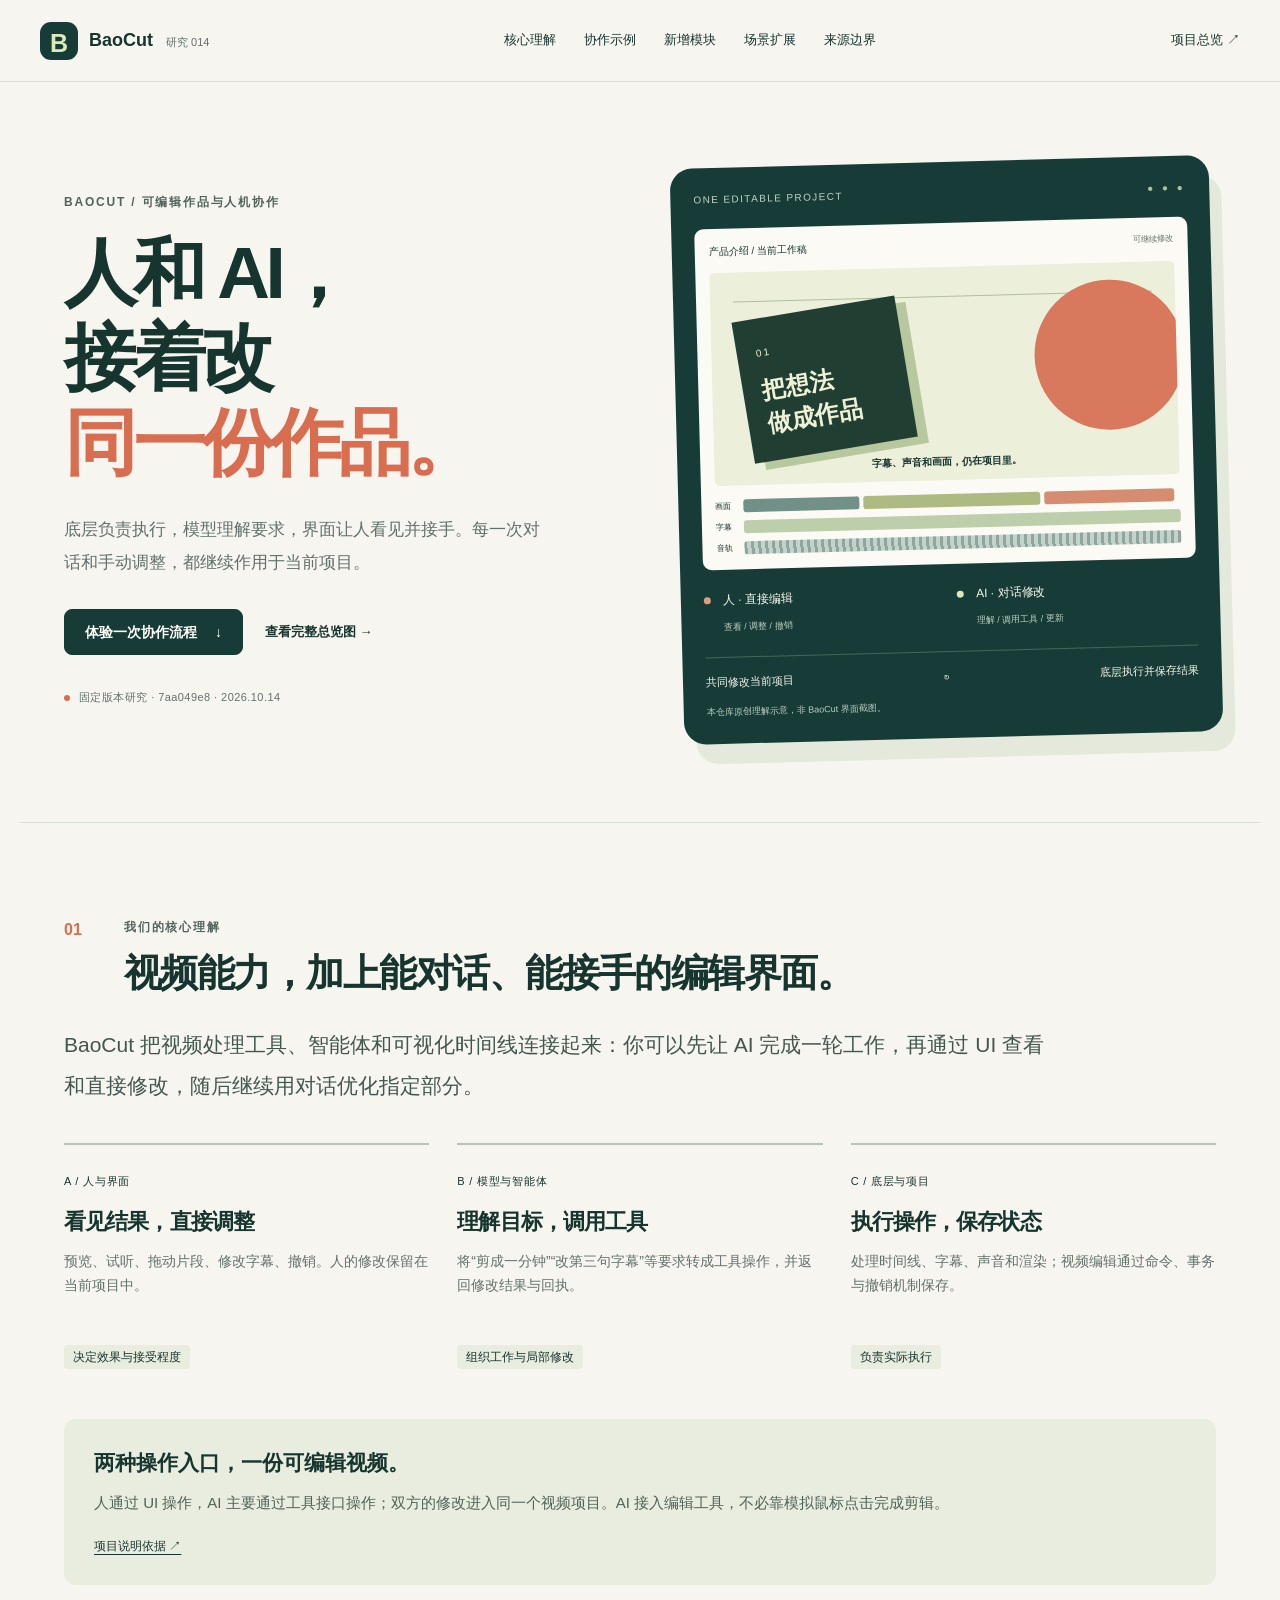
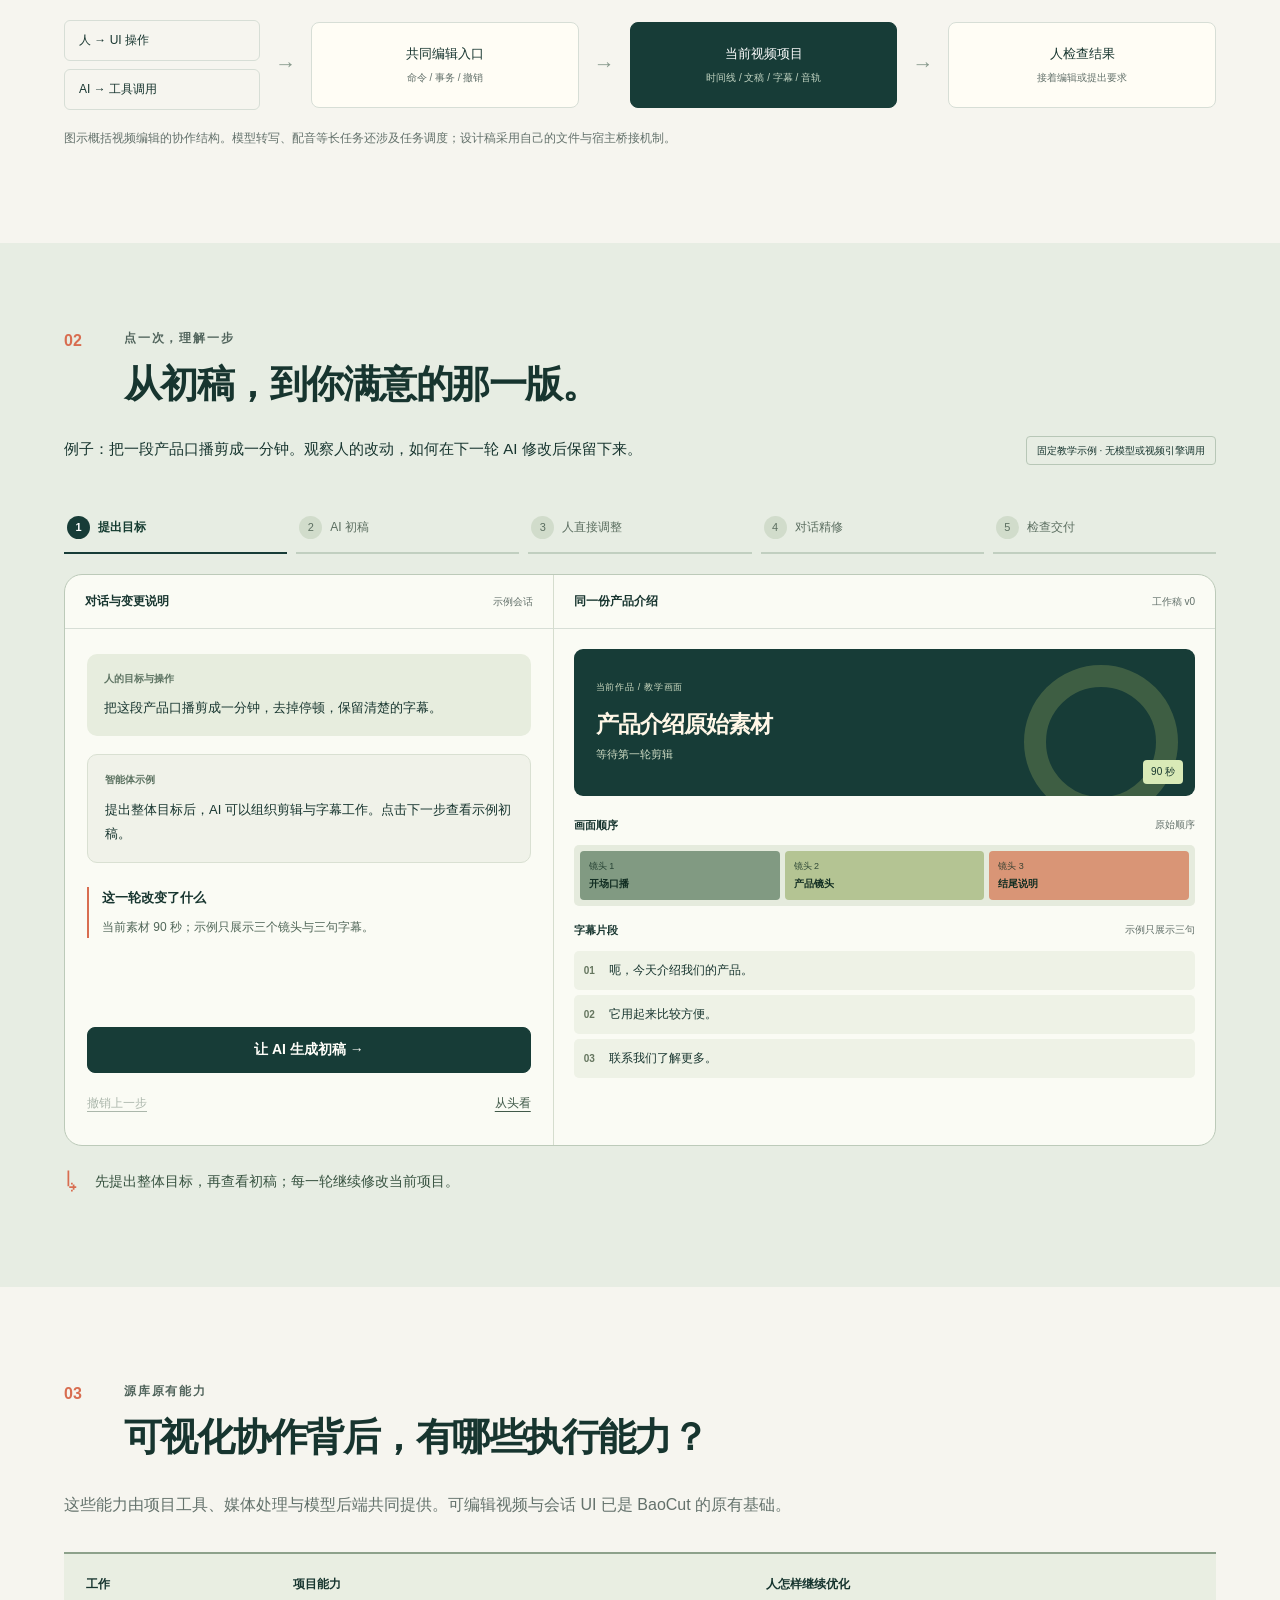
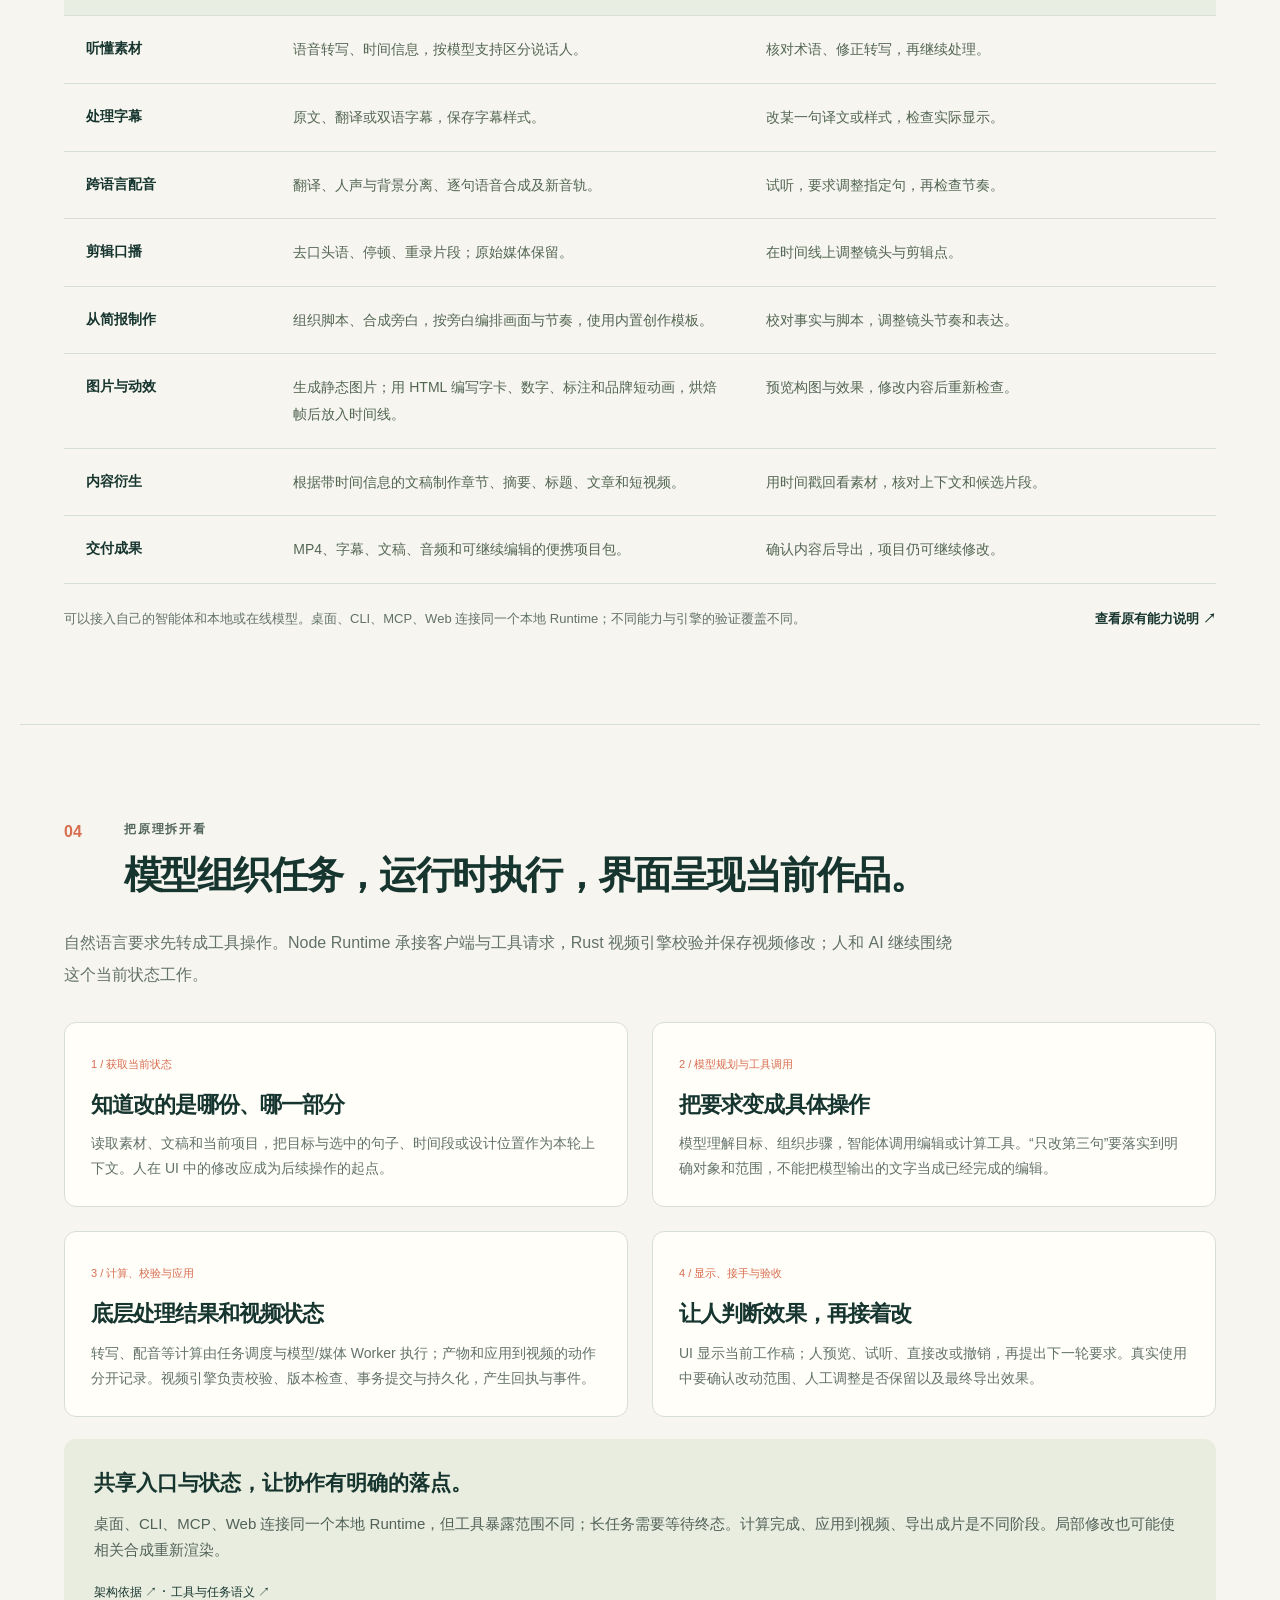
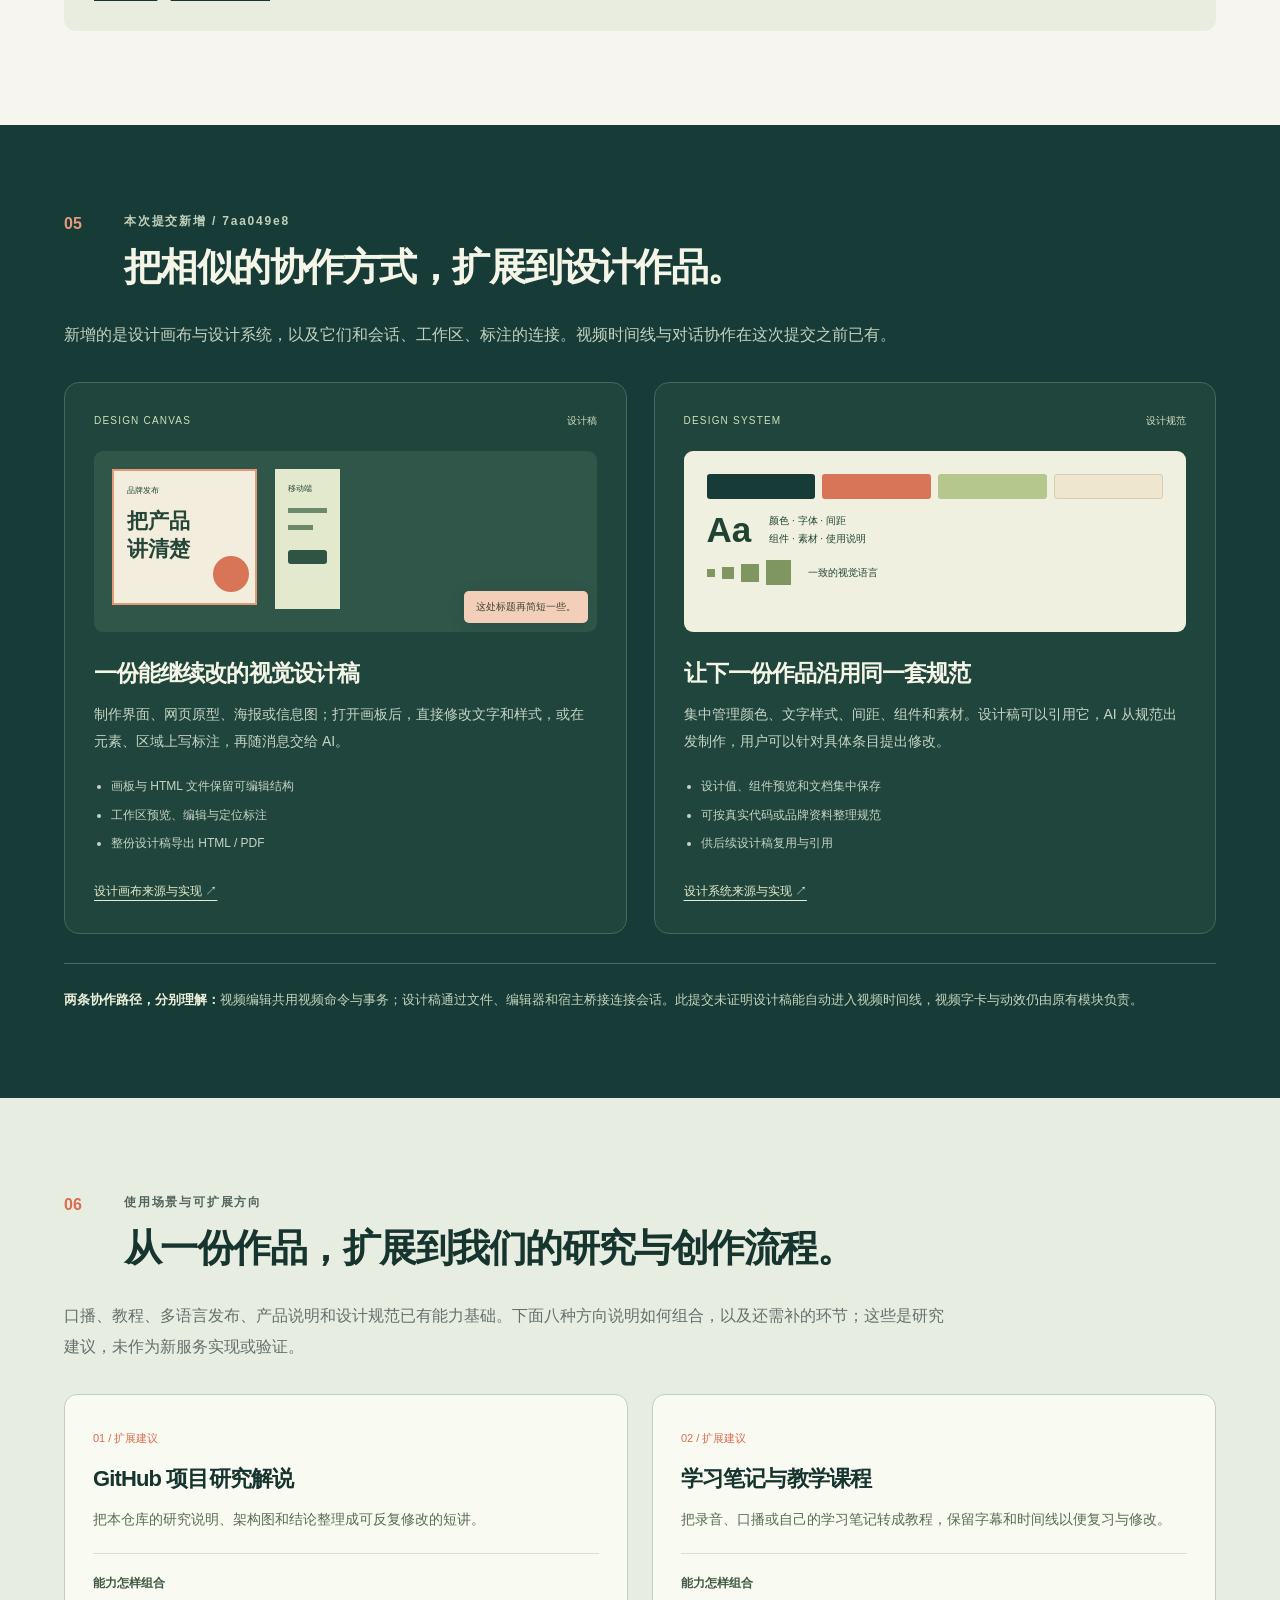
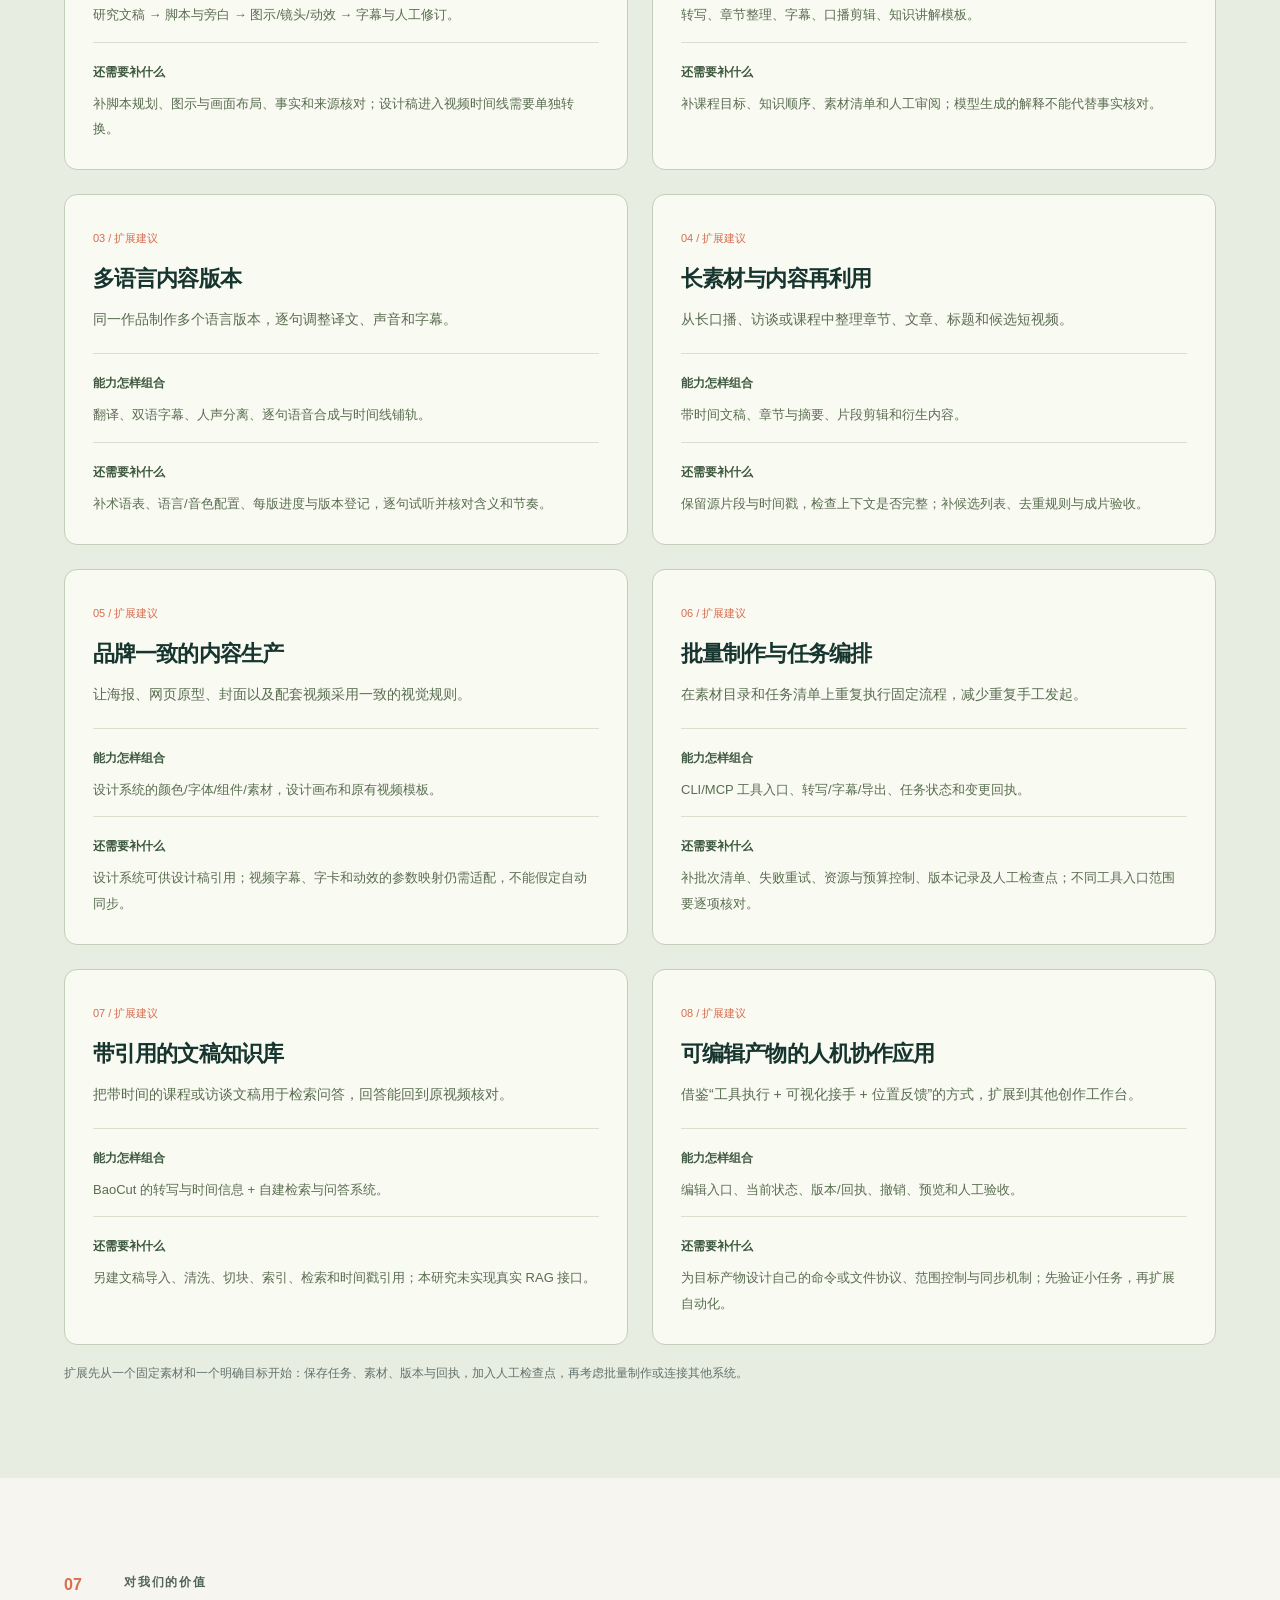
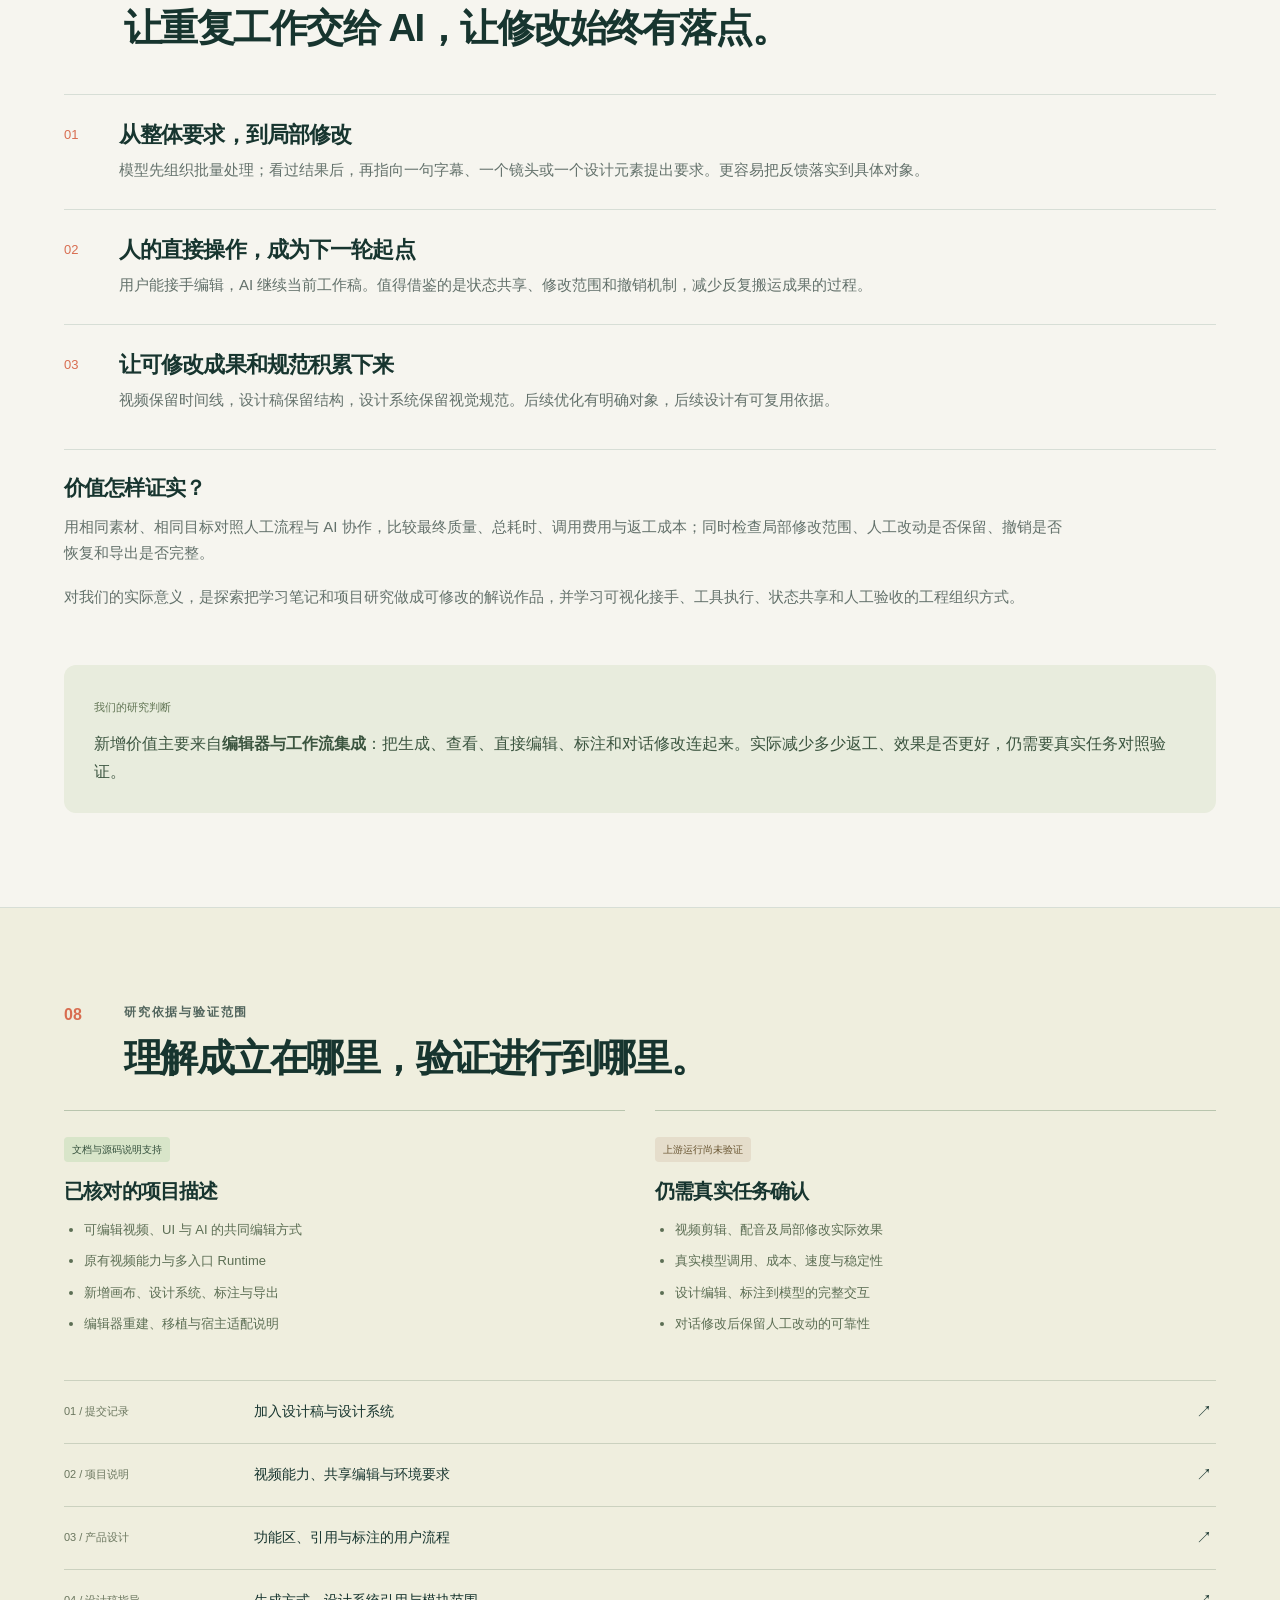
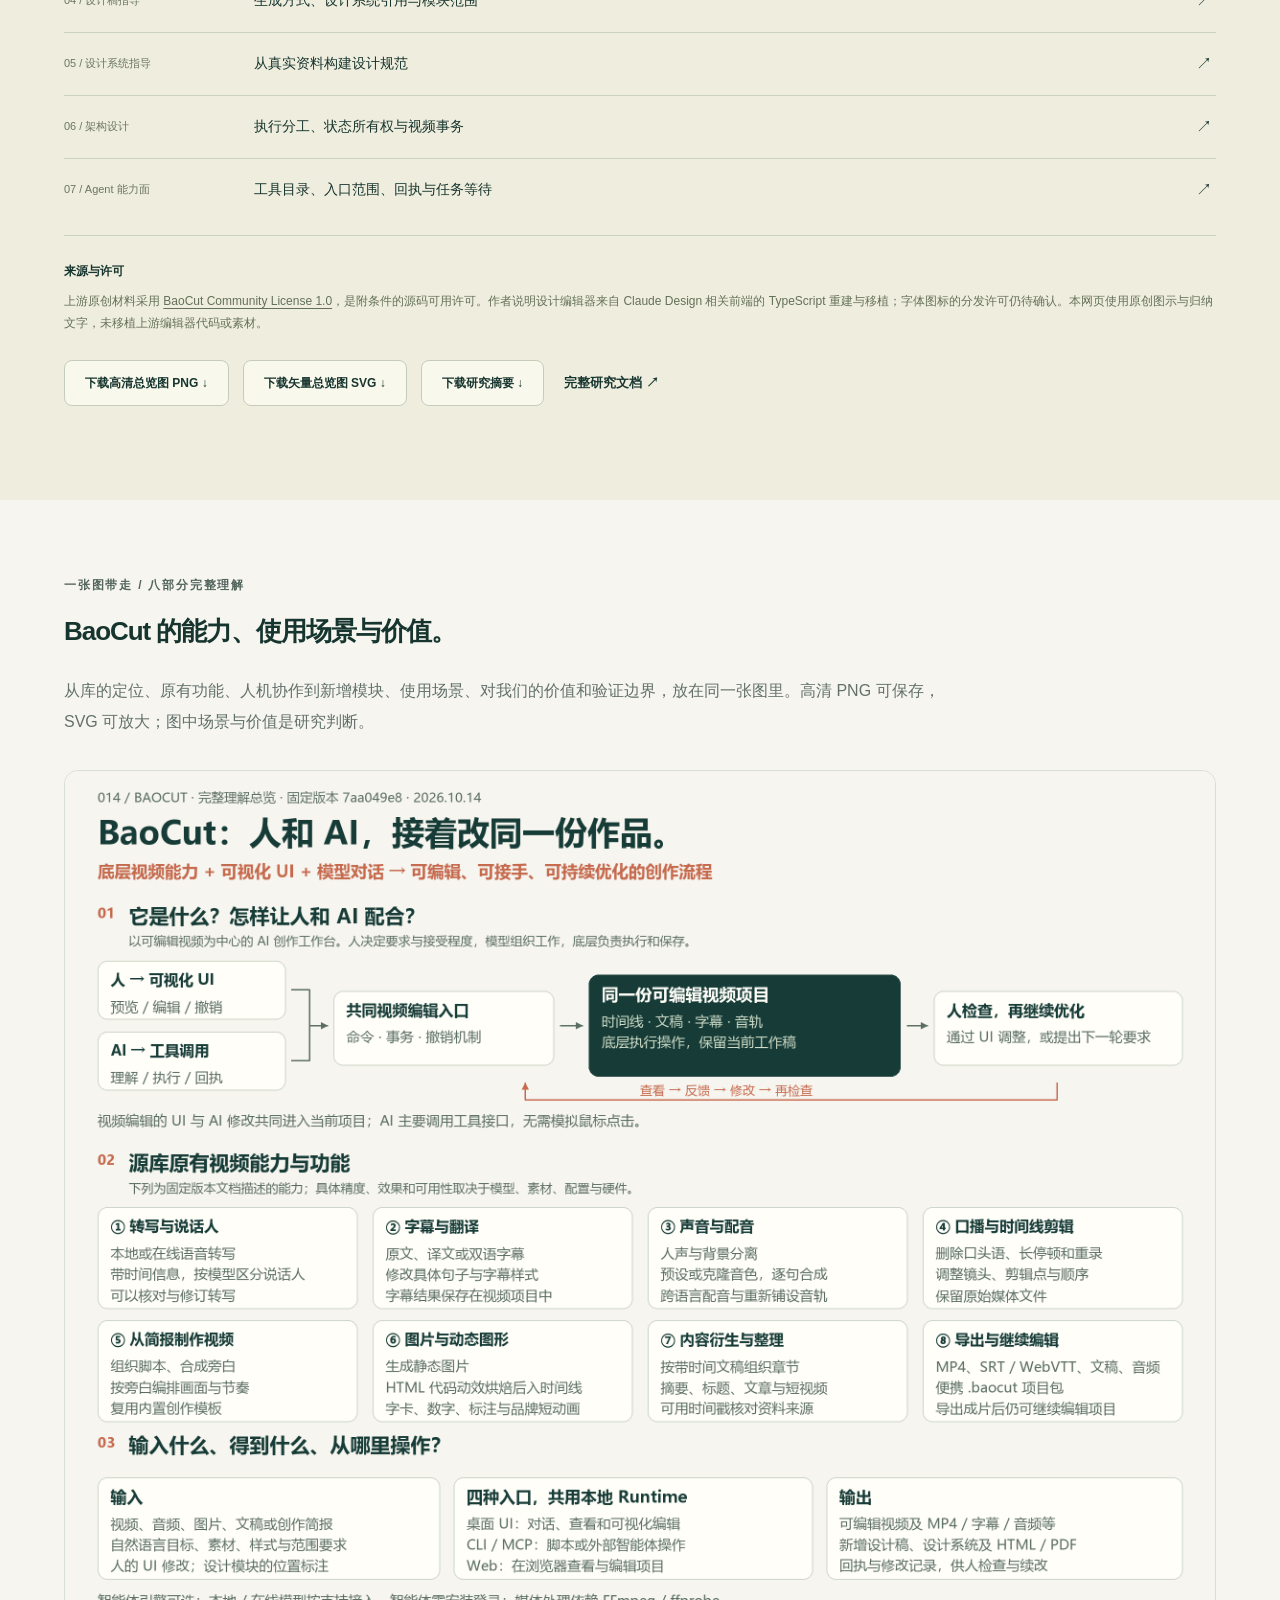
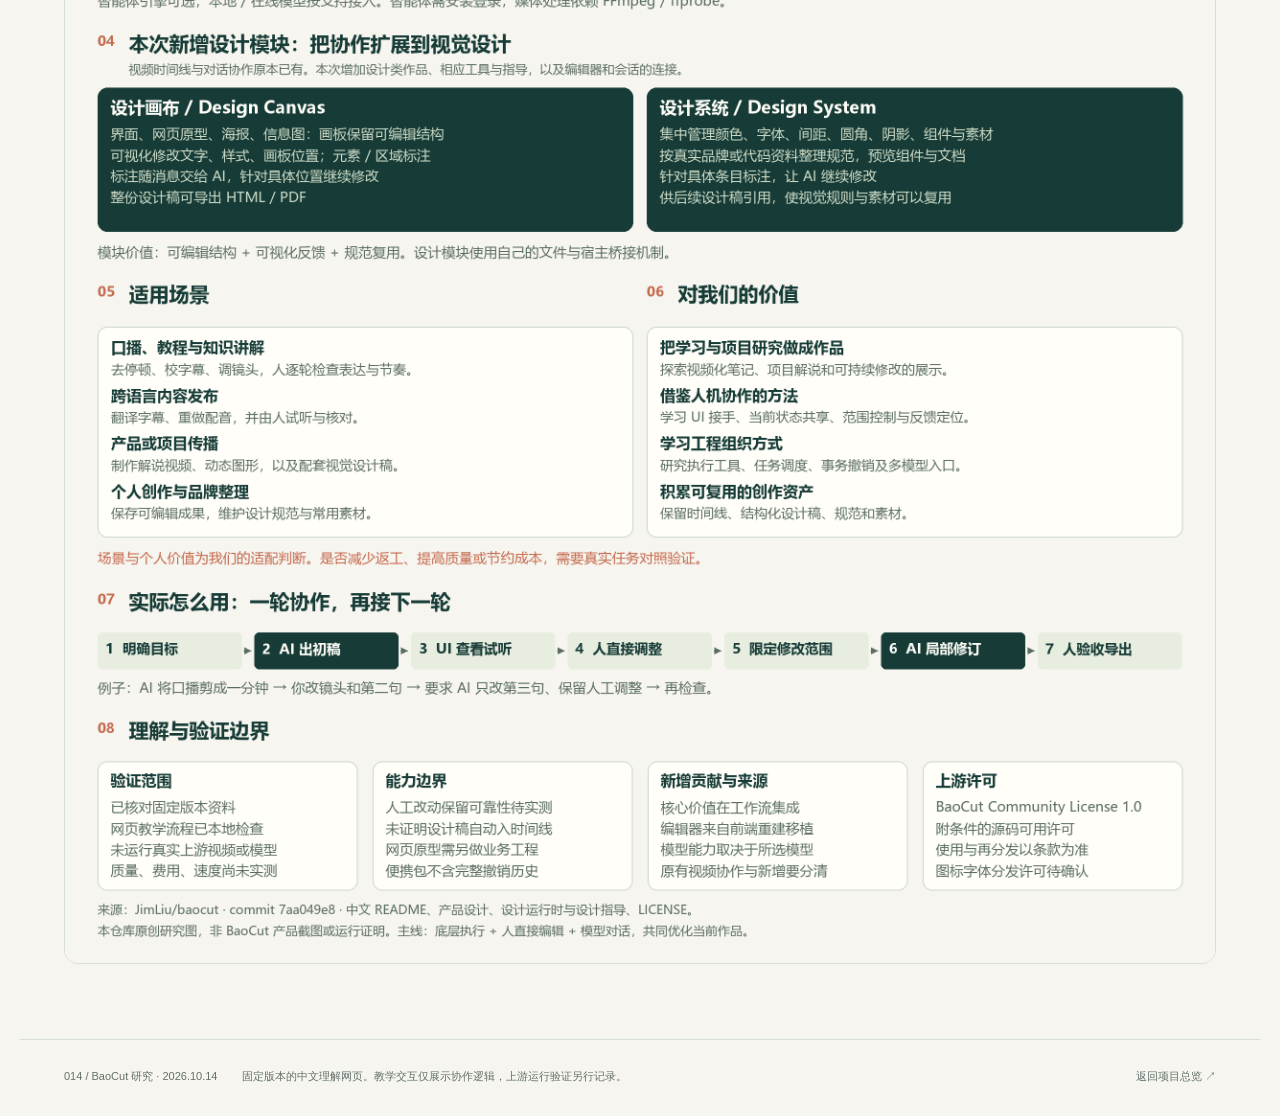
<file: projects/014-baocut/web/index.html>
<!doctype html>
<html lang="zh-CN">
<head>
  <meta charset="utf-8">
  <meta name="viewport" content="width=device-width, initial-scale=1">
  <meta name="description" content="理解 BaoCut：底层视频处理、模型工具调用与可视化编辑如何配合，让人和 AI 围绕同一份作品持续优化。">
  <meta name="theme-color" content="#173c37">
  <title>BaoCut · 人和 AI，接着改同一份作品</title>
  <link rel="stylesheet" href="./styles.css">
  <script src="./app.js" defer></script>
</head>
<body>
  <a class="skip-link" href="#main">跳到正文</a>
  <header class="site-header">
    <a class="brand" href="#main"><span class="brand-mark" aria-hidden="true">B</span><span>BaoCut <small>研究 014</small></span></a>
    <nav aria-label="页面导航">
      <a href="#understanding">核心理解</a><a href="#workbench">协作示例</a><a href="#modules">新增模块</a><a href="#extensions">场景扩展</a><a href="#evidence">来源边界</a>
    </nav>
    <a class="catalog-link" href="../">项目总览 <span aria-hidden="true">↗</span></a>
  </header>
  <main id="main">
    <section class="hero wrap" aria-labelledby="hero-title">
      <div class="hero-copy">
        <div class="eyebrow">BAOCUT / 可编辑作品与人机协作</div>
        <h1 id="hero-title">人和 AI，<br>接着改<br><span>同一份作品。</span></h1>
        <p class="hero-lead">底层负责执行，模型理解要求，界面让人看见并接手。每一次对话和手动调整，都继续作用于当前项目。</p>
        <div class="hero-actions"><a class="button primary" href="#workbench">体验一次协作流程 <span aria-hidden="true">↓</span></a><a class="text-link" href="#overview">查看完整总览图 →</a></div>
        <div class="hero-note"><span class="status-dot" aria-hidden="true"></span>固定版本研究 · 7aa049e8 · 2026.10.14</div>
      </div>
      <div class="hero-visual" aria-label="同一份项目连接人的直接编辑、模型对话与底层执行的理解示意">
        <div class="visual-top"><span>ONE EDITABLE PROJECT</span><span class="visual-dots" aria-hidden="true">● ● ●</span></div>
        <div class="visual-screen">
          <div class="scene-title"><span>产品介绍 / 当前工作稿</span><small>可继续修改</small></div>
          <div class="scene-art" aria-hidden="true"><div class="art-line"></div><div class="art-disc"></div><div class="art-card"><span>01</span><strong>把想法<br>做成作品</strong></div><div class="art-caption">字幕、声音和画面，仍在项目里。</div></div>
          <div class="visual-tracks" aria-hidden="true"><div><span>画面</span><i class="track-one"></i><i class="track-two"></i><i class="track-three"></i></div><div><span>字幕</span><i class="track-caption"></i></div><div><span>音轨</span><i class="track-audio"></i></div></div>
        </div>
        <div class="visual-inputs"><div><span class="role-dot human" aria-hidden="true"></span><strong>人 · 直接编辑</strong><small>查看 / 调整 / 撤销</small></div><div><span class="role-dot agent" aria-hidden="true"></span><strong>AI · 对话修改</strong><small>理解 / 调用工具 / 更新</small></div></div>
        <div class="visual-bottom">共同修改当前项目 <span aria-hidden="true">↻</span> 底层执行并保存结果</div>
        <p class="visual-caption">本仓库原创理解示意，非 BaoCut 界面截图。</p>
      </div>
    </section>

    <section class="understanding section wrap" id="understanding" aria-labelledby="understanding-title">
      <div class="section-heading"><span class="section-number">01</span><div><div class="eyebrow">我们的核心理解</div><h2 id="understanding-title">视频能力，加上能对话、能接手的编辑界面。</h2></div></div>
      <p class="large-copy">BaoCut 把视频处理工具、智能体和可视化时间线连接起来：你可以先让 AI 完成一轮工作，再通过 UI 查看和直接修改，随后继续用对话优化指定部分。</p>
      <div class="role-grid">
        <article><div class="role-index">A / 人与界面</div><h3>看见结果，直接调整</h3><p>预览、试听、拖动片段、修改字幕、撤销。人的修改保留在当前项目中。</p><span class="role-label">决定效果与接受程度</span></article>
        <article><div class="role-index">B / 模型与智能体</div><h3>理解目标，调用工具</h3><p>将“剪成一分钟”“改第三句字幕”等要求转成工具操作，并返回修改结果与回执。</p><span class="role-label">组织工作与局部修改</span></article>
        <article><div class="role-index">C / 底层与项目</div><h3>执行操作，保存状态</h3><p>处理时间线、字幕、声音和渲染；视频编辑通过命令、事务与撤销机制保存。</p><span class="role-label">负责实际执行</span></article>
      </div>
      <div class="shared-statement"><strong>两种操作入口，一份可编辑视频。</strong><p>人通过 UI 操作，AI 主要通过工具接口操作；双方的修改进入同一个视频项目。AI 接入编辑工具，不必靠模拟鼠标点击完成剪辑。</p><a href="https://github.com/JimLiu/baocut/blob/7aa049e82e1367da013b7aba80f0b79033fa04ad/README.zh-Hans.md#为什么选择-baocut" target="_blank" rel="noopener">项目说明依据 ↗</a></div>
      <div class="flow-map" aria-label="人通过 UI、AI 通过工具进入共同编辑入口，修改项目后再由人检查的流程">
        <div class="flow-inputs"><span>人 → UI 操作</span><span>AI → 工具调用</span></div><span class="flow-arrow" aria-hidden="true">→</span><div class="flow-node">共同编辑入口<small>命令 / 事务 / 撤销</small></div><span class="flow-arrow" aria-hidden="true">→</span><div class="flow-node project">当前视频项目<small>时间线 / 文稿 / 字幕 / 音轨</small></div><span class="flow-arrow" aria-hidden="true">→</span><div class="flow-node">人检查结果<small>接着编辑或提出要求</small></div>
      </div>
      <p class="source-note">图示概括视频编辑的协作结构。模型转写、配音等长任务还涉及任务调度；设计稿采用自己的文件与宿主桥接机制。</p>
    </section>

    <section class="workbench-section" id="workbench" aria-labelledby="workbench-title">
      <div class="wrap">
        <div class="section-heading"><span class="section-number">02</span><div><div class="eyebrow">点一次，理解一步</div><h2 id="workbench-title">从初稿，到你满意的那一版。</h2></div></div>
        <div class="demo-intro"><p>例子：把一段产品口播剪成一分钟。观察人的改动，如何在下一轮 AI 修改后保留下来。</p><span class="demo-badge">固定教学示例 · 无模型或视频引擎调用</span></div>
        <noscript><p class="noscript">交互需要 JavaScript。流程是：提出目标 → AI 初稿 → 人调整镜头与字幕 → AI 只改第三句 → 人检查后导出。完整内容也可在下方静态章节阅读。</p></noscript>
        <ol class="step-tabs" aria-label="协作流程阶段">
          <li data-stage="0" aria-current="step"><span>1</span>提出目标</li><li data-stage="1"><span>2</span>AI 初稿</li><li data-stage="2"><span>3</span>人直接调整</li><li data-stage="3"><span>4</span>对话精修</li><li data-stage="4"><span>5</span>检查交付</li>
        </ol>
        <div class="demo-workspace">
          <div class="conversation-pane">
            <div class="pane-heading"><strong>对话与变更说明</strong><span>示例会话</span></div>
            <div id="demo-chat" class="demo-chat" aria-live="polite"></div>
            <div class="demo-actions"><button id="next-step" class="button primary" type="button">让 AI 生成初稿 →</button><div><button id="undo-step" class="quiet-button" type="button" disabled>撤销上一步</button><button id="reset-demo" class="quiet-button" type="button">从头看</button></div></div>
          </div>
          <div class="project-pane">
            <div class="pane-heading"><strong>同一份产品介绍</strong><span id="project-revision">工作稿 v0</span></div>
            <div class="project-preview"><div><span class="preview-kicker">当前作品 / 教学画面</span><h3 id="preview-title">产品介绍原始素材</h3><p id="preview-description">等待第一轮剪辑</p></div><span id="duration-chip" class="duration-chip">90 秒</span></div>
            <div class="timeline-heading"><strong>画面顺序</strong><span id="timeline-note">原始顺序</span></div>
            <div id="demo-timeline" class="demo-timeline" aria-label="教学时间线片段顺序"></div>
            <div class="subtitle-heading"><strong>字幕片段</strong><span>示例只展示三句</span></div>
            <ol id="demo-subtitles" class="demo-subtitles"></ol>
            <form id="manual-edit" class="manual-edit" hidden><label for="manual-subtitle">直接改第二句字幕，看看 AI 下一步是否保留它</label><div><input id="manual-subtitle" maxlength="48" value="操作简单，上手更快。" required><button class="button small" type="submit">保存手动修改</button></div><p id="manual-status" aria-live="polite">这是你通过界面修改的当前字幕。</p></form>
          </div>
        </div>
        <div class="demo-takeaway" aria-live="polite"><span aria-hidden="true">↳</span><p id="demo-takeaway">先提出整体目标，再查看初稿；每一轮继续修改当前项目。</p></div>
      </div>
    </section>

    <section class="section wrap" id="capabilities" aria-labelledby="capabilities-title">
      <div class="section-heading"><span class="section-number">03</span><div><div class="eyebrow">源库原有能力</div><h2 id="capabilities-title">可视化协作背后，有哪些执行能力？</h2></div></div>
      <p class="section-lead">这些能力由项目工具、媒体处理与模型后端共同提供。可编辑视频与会话 UI 已是 BaoCut 的原有基础。</p>
      <div class="capability-table" role="region" aria-label="BaoCut 的视频处理能力">
        <table><thead><tr><th scope="col">工作</th><th scope="col">项目能力</th><th scope="col">人怎样继续优化</th></tr></thead><tbody>
          <tr><th scope="row">听懂素材</th><td>语音转写、时间信息，按模型支持区分说话人。</td><td>核对术语、修正转写，再继续处理。</td></tr>
          <tr><th scope="row">处理字幕</th><td>原文、翻译或双语字幕，保存字幕样式。</td><td>改某一句译文或样式，检查实际显示。</td></tr>
          <tr><th scope="row">跨语言配音</th><td>翻译、人声与背景分离、逐句语音合成及新音轨。</td><td>试听，要求调整指定句，再检查节奏。</td></tr>
          <tr><th scope="row">剪辑口播</th><td>去口头语、停顿、重录片段；原始媒体保留。</td><td>在时间线上调整镜头与剪辑点。</td></tr>
          <tr><th scope="row">从简报制作</th><td>组织脚本、合成旁白，按旁白编排画面与节奏，使用内置创作模板。</td><td>校对事实与脚本，调整镜头节奏和表达。</td></tr>
          <tr><th scope="row">图片与动效</th><td>生成静态图片；用 HTML 编写字卡、数字、标注和品牌短动画，烘焙帧后放入时间线。</td><td>预览构图与效果，修改内容后重新检查。</td></tr>
          <tr><th scope="row">内容衍生</th><td>根据带时间信息的文稿制作章节、摘要、标题、文章和短视频。</td><td>用时间戳回看素材，核对上下文和候选片段。</td></tr>
          <tr><th scope="row">交付成果</th><td>MP4、字幕、文稿、音频和可继续编辑的便携项目包。</td><td>确认内容后导出，项目仍可继续修改。</td></tr>
        </tbody></table>
      </div>
      <div class="capability-foot"><p>可以接入自己的智能体和本地或在线模型。桌面、CLI、MCP、Web 连接同一个本地 Runtime；不同能力与引擎的验证覆盖不同。</p><a class="text-link" href="https://github.com/JimLiu/baocut/blob/7aa049e82e1367da013b7aba80f0b79033fa04ad/README.zh-Hans.md#能做什么" target="_blank" rel="noopener">查看原有能力说明 ↗</a></div>
    </section>


    <section class="section wrap principles-section" id="principles" aria-labelledby="principles-title">
      <div class="section-heading"><span class="section-number">04</span><div><div class="eyebrow">把原理拆开看</div><h2 id="principles-title">模型组织任务，运行时执行，界面呈现当前作品。</h2></div></div>
      <p class="section-lead">自然语言要求先转成工具操作。Node Runtime 承接客户端与工具请求，Rust 视频引擎校验并保存视频修改；人和 AI 继续围绕这个当前状态工作。</p>
      <div class="principle-grid">
        <article><span>1 / 获取当前状态</span><h3>知道改的是哪份、哪一部分</h3><p>读取素材、文稿和当前项目，把目标与选中的句子、时间段或设计位置作为本轮上下文。人在 UI 中的修改应成为后续操作的起点。</p></article>
        <article><span>2 / 模型规划与工具调用</span><h3>把要求变成具体操作</h3><p>模型理解目标、组织步骤，智能体调用编辑或计算工具。“只改第三句”要落实到明确对象和范围，不能把模型输出的文字当成已经完成的编辑。</p></article>
        <article><span>3 / 计算、校验与应用</span><h3>底层处理结果和视频状态</h3><p>转写、配音等计算由任务调度与模型/媒体 Worker 执行；产物和应用到视频的动作分开记录。视频引擎负责校验、版本检查、事务提交与持久化，产生回执与事件。</p></article>
        <article><span>4 / 显示、接手与验收</span><h3>让人判断效果，再接着改</h3><p>UI 显示当前工作稿；人预览、试听、直接改或撤销，再提出下一轮要求。真实使用中要确认改动范围、人工调整是否保留以及最终导出效果。</p></article>
      </div>
      <div class="shared-statement"><strong>共享入口与状态，让协作有明确的落点。</strong><p>桌面、CLI、MCP、Web 连接同一个本地 Runtime，但工具暴露范围不同；长任务需要等待终态。计算完成、应用到视频、导出成片是不同阶段。局部修改也可能使相关合成重新渲染。</p><a href="https://github.com/JimLiu/baocut/blob/7aa049e82e1367da013b7aba80f0b79033fa04ad/docs/architecture/architecture-design.md" target="_blank" rel="noopener">架构依据 ↗</a> · <a href="https://github.com/JimLiu/baocut/blob/7aa049e82e1367da013b7aba80f0b79033fa04ad/docs/design/agent-surface/agent-surface-design.md" target="_blank" rel="noopener">工具与任务语义 ↗</a></div>
    </section>

    <section class="modules-section" id="modules" aria-labelledby="modules-title"><div class="wrap">
      <div class="section-heading"><span class="section-number">05</span><div><div class="eyebrow">本次提交新增 / 7aa049e8</div><h2 id="modules-title">把相似的协作方式，扩展到设计作品。</h2></div></div>
      <p class="section-lead">新增的是设计画布与设计系统，以及它们和会话、工作区、标注的连接。视频时间线与对话协作在这次提交之前已有。</p>
      <div class="module-grid">
        <article class="module-card"><div class="module-label">DESIGN CANVAS <span>设计稿</span></div><div class="mini-canvas" aria-hidden="true"><div class="mini-board"><span>品牌发布</span><b>把产品<br>讲清楚</b><i></i></div><div class="mini-board secondary"><span>移动端</span><div class="mini-line"></div><div class="mini-line short"></div><div class="mini-button"></div></div><div class="annotation-bubble">这处标题再简短一些。</div></div><h3>一份能继续改的视觉设计稿</h3><p>制作界面、网页原型、海报或信息图；打开画板后，直接修改文字和样式，或在元素、区域上写标注，再随消息交给 AI。</p><ul><li>画板与 HTML 文件保留可编辑结构</li><li>工作区预览、编辑与定位标注</li><li>整份设计稿导出 HTML / PDF</li></ul><a href="https://github.com/JimLiu/baocut/blob/7aa049e82e1367da013b7aba80f0b79033fa04ad/packages/design-runtime/README.md" target="_blank" rel="noopener">设计画布来源与实现 ↗</a></article>
        <article class="module-card"><div class="module-label">DESIGN SYSTEM <span>设计规范</span></div><div class="mini-system" aria-hidden="true"><div class="color-swatches"><i></i><i></i><i></i><i></i></div><div class="type-demo"><b>Aa</b><span>颜色 · 字体 · 间距<br>组件 · 素材 · 使用说明</span></div><div class="spacing-demo"><i></i><i></i><i></i><i></i><span>一致的视觉语言</span></div></div><h3>让下一份作品沿用同一套规范</h3><p>集中管理颜色、文字样式、间距、组件和素材。设计稿可以引用它，AI 从规范出发制作，用户可以针对具体条目提出修改。</p><ul><li>设计值、组件预览和文档集中保存</li><li>可按真实代码或品牌资料整理规范</li><li>供后续设计稿复用与引用</li></ul><a href="https://github.com/JimLiu/baocut/blob/7aa049e82e1367da013b7aba80f0b79033fa04ad/packages/design-system-runtime/README.md" target="_blank" rel="noopener">设计系统来源与实现 ↗</a></article>
      </div>
      <p class="module-boundary"><strong>两条协作路径，分别理解：</strong>视频编辑共用视频命令与事务；设计稿通过文件、编辑器和宿主桥接连接会话。此提交未证明设计稿能自动进入视频时间线，视频字卡与动效仍由原有模块负责。</p>
    </div></section>


    <section class="extensions-section section" id="extensions" aria-labelledby="extensions-title"><div class="wrap">
      <div class="section-heading"><span class="section-number">06</span><div><div class="eyebrow">使用场景与可扩展方向</div><h2 id="extensions-title">从一份作品，扩展到我们的研究与创作流程。</h2></div></div>
      <p class="section-lead">口播、教程、多语言发布、产品说明和设计规范已有能力基础。下面八种方向说明如何组合，以及还需补的环节；这些是研究建议，未作为新服务实现或验证。</p>
      <div class="extension-grid"><article class="extension-card"><span class="extension-index">01 / 扩展建议</span><h3>GitHub 项目研究解说</h3><p class="extension-goal">把本仓库的研究说明、架构图和结论整理成可反复修改的短讲。</p><div><strong>能力怎样组合</strong><p>研究文稿 → 脚本与旁白 → 图示/镜头/动效 → 字幕与人工修订。</p></div><div><strong>还需要补什么</strong><p>补脚本规划、图示与画面布局、事实和来源核对；设计稿进入视频时间线需要单独转换。</p></div></article><article class="extension-card"><span class="extension-index">02 / 扩展建议</span><h3>学习笔记与教学课程</h3><p class="extension-goal">把录音、口播或自己的学习笔记转成教程，保留字幕和时间线以便复习与修改。</p><div><strong>能力怎样组合</strong><p>转写、章节整理、字幕、口播剪辑、知识讲解模板。</p></div><div><strong>还需要补什么</strong><p>补课程目标、知识顺序、素材清单和人工审阅；模型生成的解释不能代替事实核对。</p></div></article><article class="extension-card"><span class="extension-index">03 / 扩展建议</span><h3>多语言内容版本</h3><p class="extension-goal">同一作品制作多个语言版本，逐句调整译文、声音和字幕。</p><div><strong>能力怎样组合</strong><p>翻译、双语字幕、人声分离、逐句语音合成与时间线铺轨。</p></div><div><strong>还需要补什么</strong><p>补术语表、语言/音色配置、每版进度与版本登记，逐句试听并核对含义和节奏。</p></div></article><article class="extension-card"><span class="extension-index">04 / 扩展建议</span><h3>长素材与内容再利用</h3><p class="extension-goal">从长口播、访谈或课程中整理章节、文章、标题和候选短视频。</p><div><strong>能力怎样组合</strong><p>带时间文稿、章节与摘要、片段剪辑和衍生内容。</p></div><div><strong>还需要补什么</strong><p>保留源片段与时间戳，检查上下文是否完整；补候选列表、去重规则与成片验收。</p></div></article><article class="extension-card"><span class="extension-index">05 / 扩展建议</span><h3>品牌一致的内容生产</h3><p class="extension-goal">让海报、网页原型、封面以及配套视频采用一致的视觉规则。</p><div><strong>能力怎样组合</strong><p>设计系统的颜色/字体/组件/素材，设计画布和原有视频模板。</p></div><div><strong>还需要补什么</strong><p>设计系统可供设计稿引用；视频字幕、字卡和动效的参数映射仍需适配，不能假定自动同步。</p></div></article><article class="extension-card"><span class="extension-index">06 / 扩展建议</span><h3>批量制作与任务编排</h3><p class="extension-goal">在素材目录和任务清单上重复执行固定流程，减少重复手工发起。</p><div><strong>能力怎样组合</strong><p>CLI/MCP 工具入口、转写/字幕/导出、任务状态和变更回执。</p></div><div><strong>还需要补什么</strong><p>补批次清单、失败重试、资源与预算控制、版本记录及人工检查点；不同工具入口范围要逐项核对。</p></div></article><article class="extension-card"><span class="extension-index">07 / 扩展建议</span><h3>带引用的文稿知识库</h3><p class="extension-goal">把带时间的课程或访谈文稿用于检索问答，回答能回到原视频核对。</p><div><strong>能力怎样组合</strong><p>BaoCut 的转写与时间信息 + 自建检索与问答系统。</p></div><div><strong>还需要补什么</strong><p>另建文稿导入、清洗、切块、索引、检索和时间戳引用；本研究未实现真实 RAG 接口。</p></div></article><article class="extension-card"><span class="extension-index">08 / 扩展建议</span><h3>可编辑产物的人机协作应用</h3><p class="extension-goal">借鉴“工具执行 + 可视化接手 + 位置反馈”的方式，扩展到其他创作工作台。</p><div><strong>能力怎样组合</strong><p>编辑入口、当前状态、版本/回执、撤销、预览和人工验收。</p></div><div><strong>还需要补什么</strong><p>为目标产物设计自己的命令或文件协议、范围控制与同步机制；先验证小任务，再扩展自动化。</p></div></article></div>
      <p class="source-note">扩展先从一个固定素材和一个明确目标开始：保存任务、素材、版本与回执，加入人工检查点，再考虑批量制作或连接其他系统。</p>
    </div></section>

    <section class="section wrap value-section" id="value" aria-labelledby="value-title">
      <div class="section-heading"><span class="section-number">07</span><div><div class="eyebrow">对我们的价值</div><h2 id="value-title">让重复工作交给 AI，让修改始终有落点。</h2></div></div>
      <div class="value-list"><article><span>01</span><div><h3>从整体要求，到局部修改</h3><p>模型先组织批量处理；看过结果后，再指向一句字幕、一个镜头或一个设计元素提出要求。更容易把反馈落实到具体对象。</p></div></article><article><span>02</span><div><h3>人的直接操作，成为下一轮起点</h3><p>用户能接手编辑，AI 继续当前工作稿。值得借鉴的是状态共享、修改范围和撤销机制，减少反复搬运成果的过程。</p></div></article><article><span>03</span><div><h3>让可修改成果和规范积累下来</h3><p>视频保留时间线，设计稿保留结构，设计系统保留视觉规范。后续优化有明确对象，后续设计有可复用依据。</p></div></article></div>
      <div class="assessment"><h3>价值怎样证实？</h3><p>用相同素材、相同目标对照人工流程与 AI 协作，比较最终质量、总耗时、调用费用与返工成本；同时检查局部修改范围、人工改动是否保留、撤销是否恢复和导出是否完整。</p><p>对我们的实际意义，是探索把学习笔记和项目研究做成可修改的解说作品，并学习可视化接手、工具执行、状态共享和人工验收的工程组织方式。</p></div>
      <div class="research-judgment"><span class="judgment-label">我们的研究判断</span><p>新增价值主要来自<strong>编辑器与工作流集成</strong>：把生成、查看、直接编辑、标注和对话修改连起来。实际减少多少返工、效果是否更好，仍需要真实任务对照验证。</p></div>
    </section>

    <section class="evidence-section section" id="evidence" aria-labelledby="evidence-title"><div class="wrap">
      <div class="section-heading"><span class="section-number">08</span><div><div class="eyebrow">研究依据与验证范围</div><h2 id="evidence-title">理解成立在哪里，验证进行到哪里。</h2></div></div>
      <div class="verification-grid"><article><span class="evidence-label documented">文档与源码说明支持</span><h3>已核对的项目描述</h3><ul><li>可编辑视频、UI 与 AI 的共同编辑方式</li><li>原有视频能力与多入口 Runtime</li><li>新增画布、设计系统、标注与导出</li><li>编辑器重建、移植与宿主适配说明</li></ul></article><article><span class="evidence-label unverified">上游运行尚未验证</span><h3>仍需真实任务确认</h3><ul><li>视频剪辑、配音及局部修改实际效果</li><li>真实模型调用、成本、速度与稳定性</li><li>设计编辑、标注到模型的完整交互</li><li>对话修改后保留人工改动的可靠性</li></ul></article></div>
      <div class="source-list">
        <a href="https://github.com/JimLiu/baocut/commit/7aa049e82e1367da013b7aba80f0b79033fa04ad" target="_blank" rel="noopener"><span>01 / 提交记录</span><strong>加入设计稿与设计系统</strong><span aria-hidden="true">↗</span></a>
        <a href="https://github.com/JimLiu/baocut/blob/7aa049e82e1367da013b7aba80f0b79033fa04ad/README.zh-Hans.md" target="_blank" rel="noopener"><span>02 / 项目说明</span><strong>视频能力、共享编辑与环境要求</strong><span aria-hidden="true">↗</span></a>
        <a href="https://github.com/JimLiu/baocut/blob/7aa049e82e1367da013b7aba80f0b79033fa04ad/docs/product/product-design.md" target="_blank" rel="noopener"><span>03 / 产品设计</span><strong>功能区、引用与标注的用户流程</strong><span aria-hidden="true">↗</span></a>
        <a href="https://github.com/JimLiu/baocut/blob/7aa049e82e1367da013b7aba80f0b79033fa04ad/skills/baocut/built-in-skills/design/SKILL.md" target="_blank" rel="noopener"><span>04 / 设计稿指导</span><strong>生成方式、设计系统引用与模块范围</strong><span aria-hidden="true">↗</span></a>
        <a href="https://github.com/JimLiu/baocut/blob/7aa049e82e1367da013b7aba80f0b79033fa04ad/skills/baocut/built-in-skills/design-system/SKILL.md" target="_blank" rel="noopener"><span>05 / 设计系统指导</span><strong>从真实资料构建设计规范</strong><span aria-hidden="true">↗</span></a>
        <a href="https://github.com/JimLiu/baocut/blob/7aa049e82e1367da013b7aba80f0b79033fa04ad/docs/architecture/architecture-design.md" target="_blank" rel="noopener"><span>06 / 架构设计</span><strong>执行分工、状态所有权与视频事务</strong><span aria-hidden="true">↗</span></a>
        <a href="https://github.com/JimLiu/baocut/blob/7aa049e82e1367da013b7aba80f0b79033fa04ad/docs/design/agent-surface/agent-surface-design.md" target="_blank" rel="noopener"><span>07 / Agent 能力面</span><strong>工具目录、入口范围、回执与任务等待</strong><span aria-hidden="true">↗</span></a>
      </div>
      <div class="license-note"><strong>来源与许可</strong><p>上游原创材料采用 <a href="https://github.com/JimLiu/baocut/blob/7aa049e82e1367da013b7aba80f0b79033fa04ad/LICENSE" target="_blank" rel="noopener">BaoCut Community License 1.0</a>，是附条件的源码可用许可。作者说明设计编辑器来自 Claude Design 相关前端的 TypeScript 重建与移植；字体图标的分发许可仍待确认。本网页使用原创图示与归纳文字，未移植上游编辑器代码或素材。</p></div>
      <div class="download-row"><a class="button" href="./assets/understanding-comprehensive.png" download="baocut-understanding-comprehensive.png">下载高清总览图 PNG ↓</a><a class="button" href="./assets/understanding-comprehensive.svg" download="baocut-understanding-comprehensive.svg">下载矢量总览图 SVG ↓</a><a class="button" href="./research-summary.txt" download="baocut-research-summary.txt">下载研究摘要 ↓</a><a class="text-link" href="https://github.com/yydshly/1013_codex_project/blob/main/projects/014-baocut/README.md" target="_blank" rel="noopener">完整研究文档 ↗</a></div>
    </div></section>
    <section class="overview-section wrap" id="overview" aria-labelledby="overview-title"><div class="eyebrow">一张图带走 / 八部分完整理解</div><h2 id="overview-title">BaoCut 的能力、使用场景与价值。</h2><p class="section-lead">从库的定位、原有功能、人机协作到新增模块、使用场景、对我们的价值和验证边界，放在同一张图里。高清 PNG 可保存，SVG 可放大；图中场景与价值是研究判断。</p><a href="./assets/understanding-comprehensive.svg" target="_blank"><img src="./assets/understanding-comprehensive.png" alt="BaoCut 完整理解图：定位与协作原理、八类视频功能、输入输出与四种入口、新增设计画布和设计系统、使用场景、对我们的价值、实际流程和验证边界。原创研究图，非上游截图。" width="2400" height="3740" loading="lazy"></a></section>
  </main>
  <footer class="site-footer wrap"><span>014 / BaoCut 研究 · 2026.10.14</span><p>固定版本的中文理解网页。教学交互仅展示协作逻辑，上游运行验证另行记录。</p><a href="../">返回项目总览 ↗</a></footer>
</body>
</html>
</file>
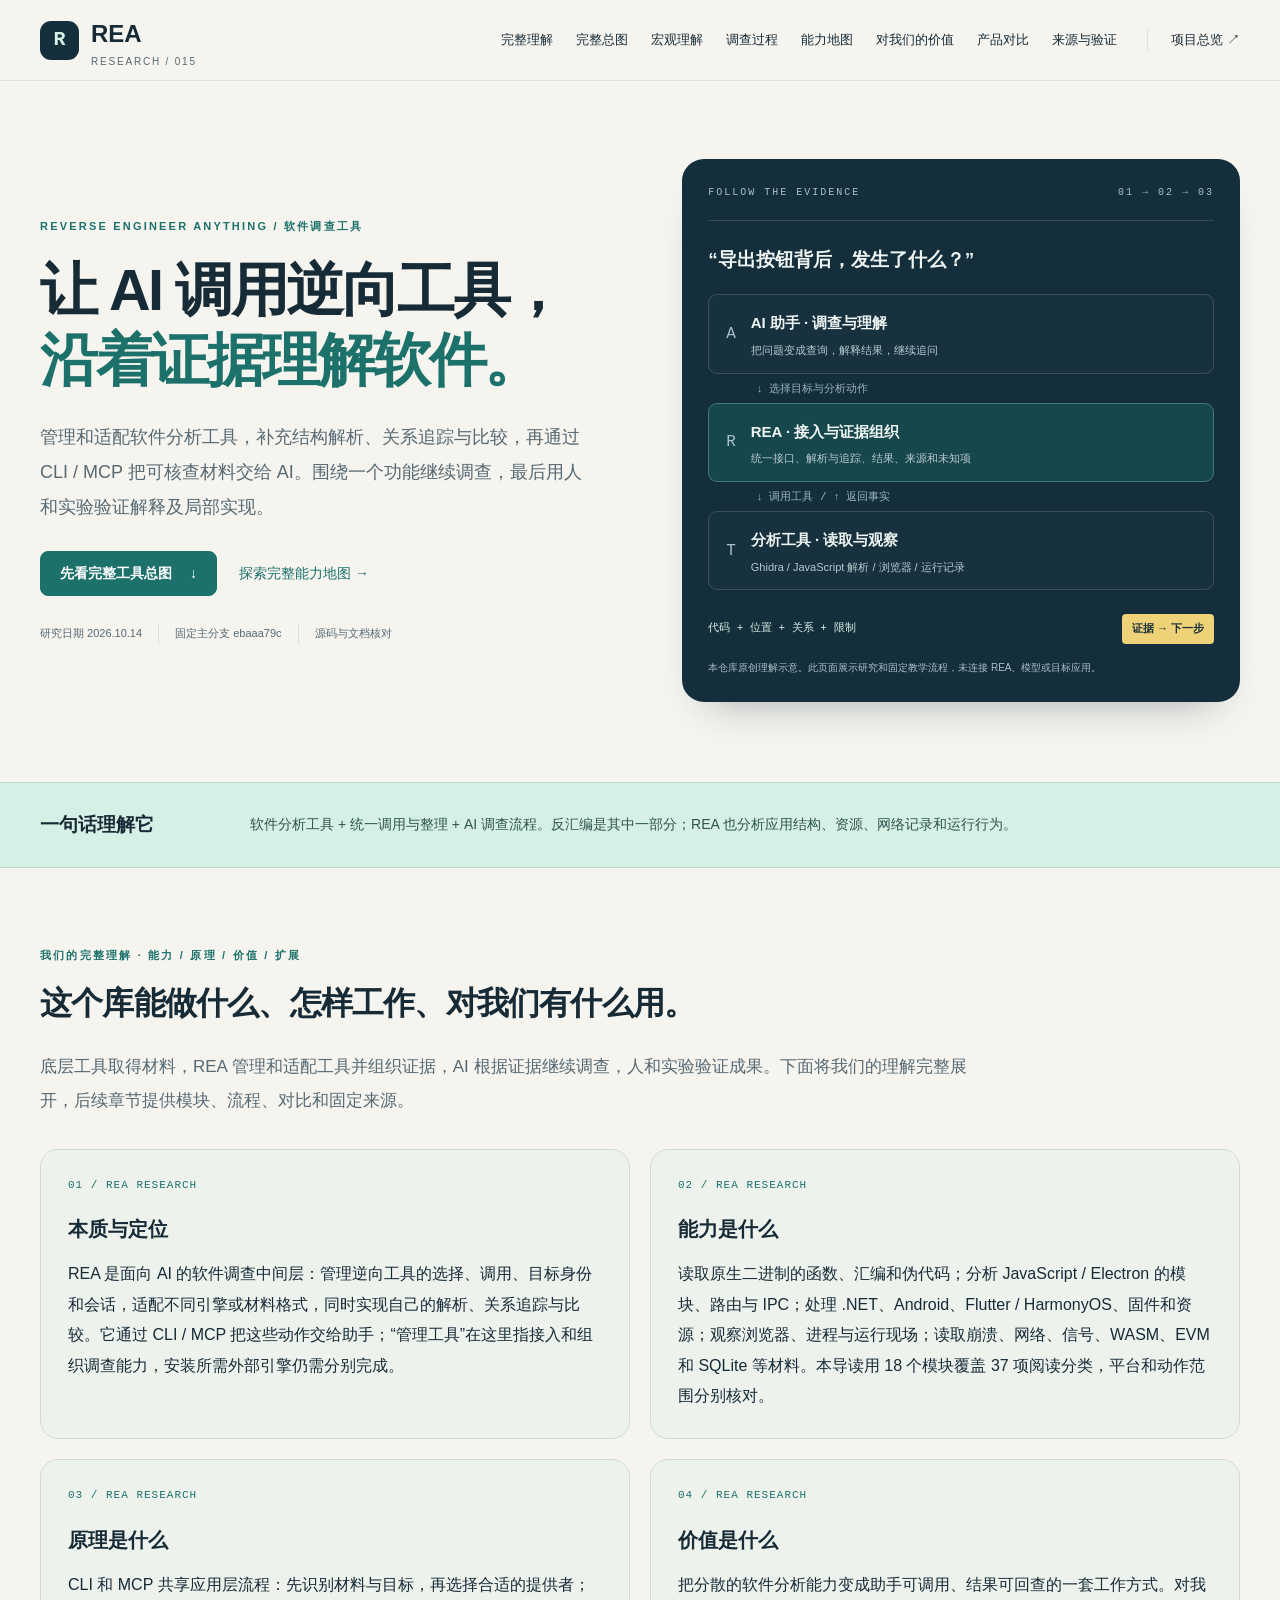
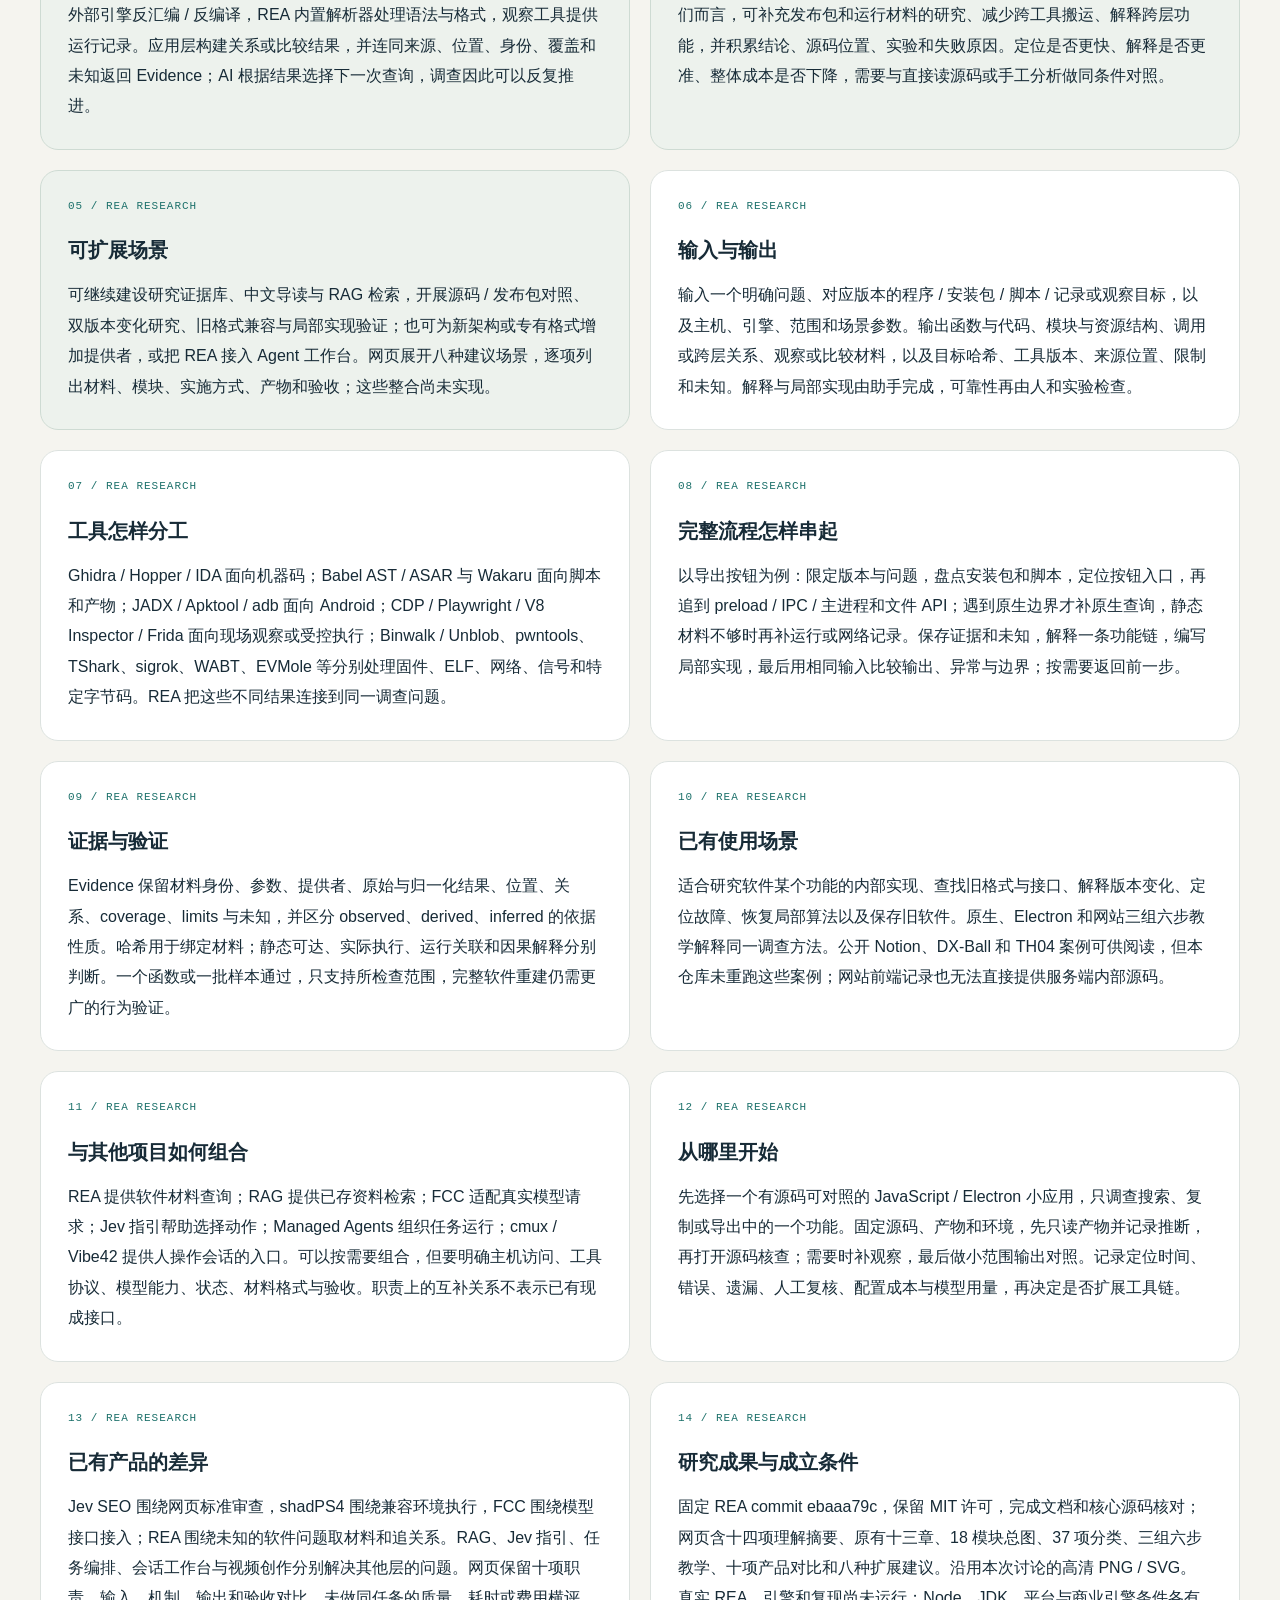
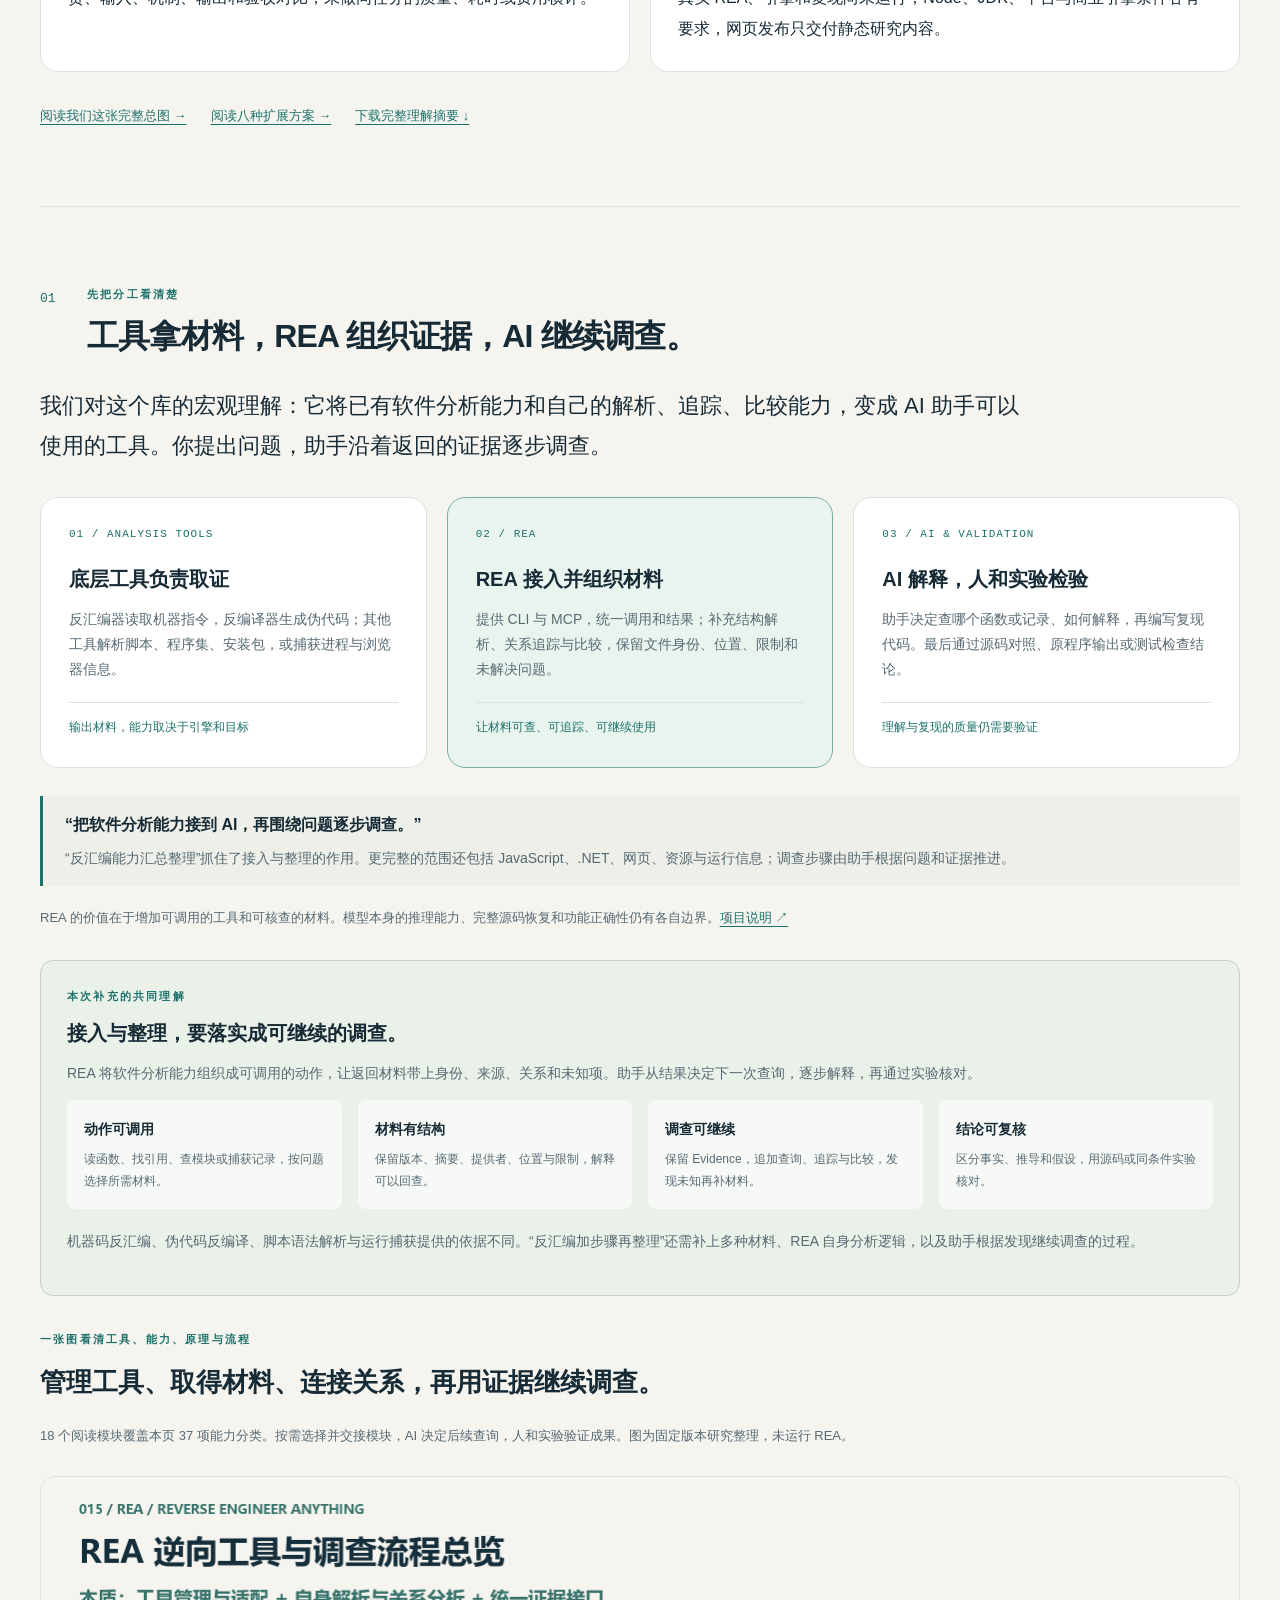
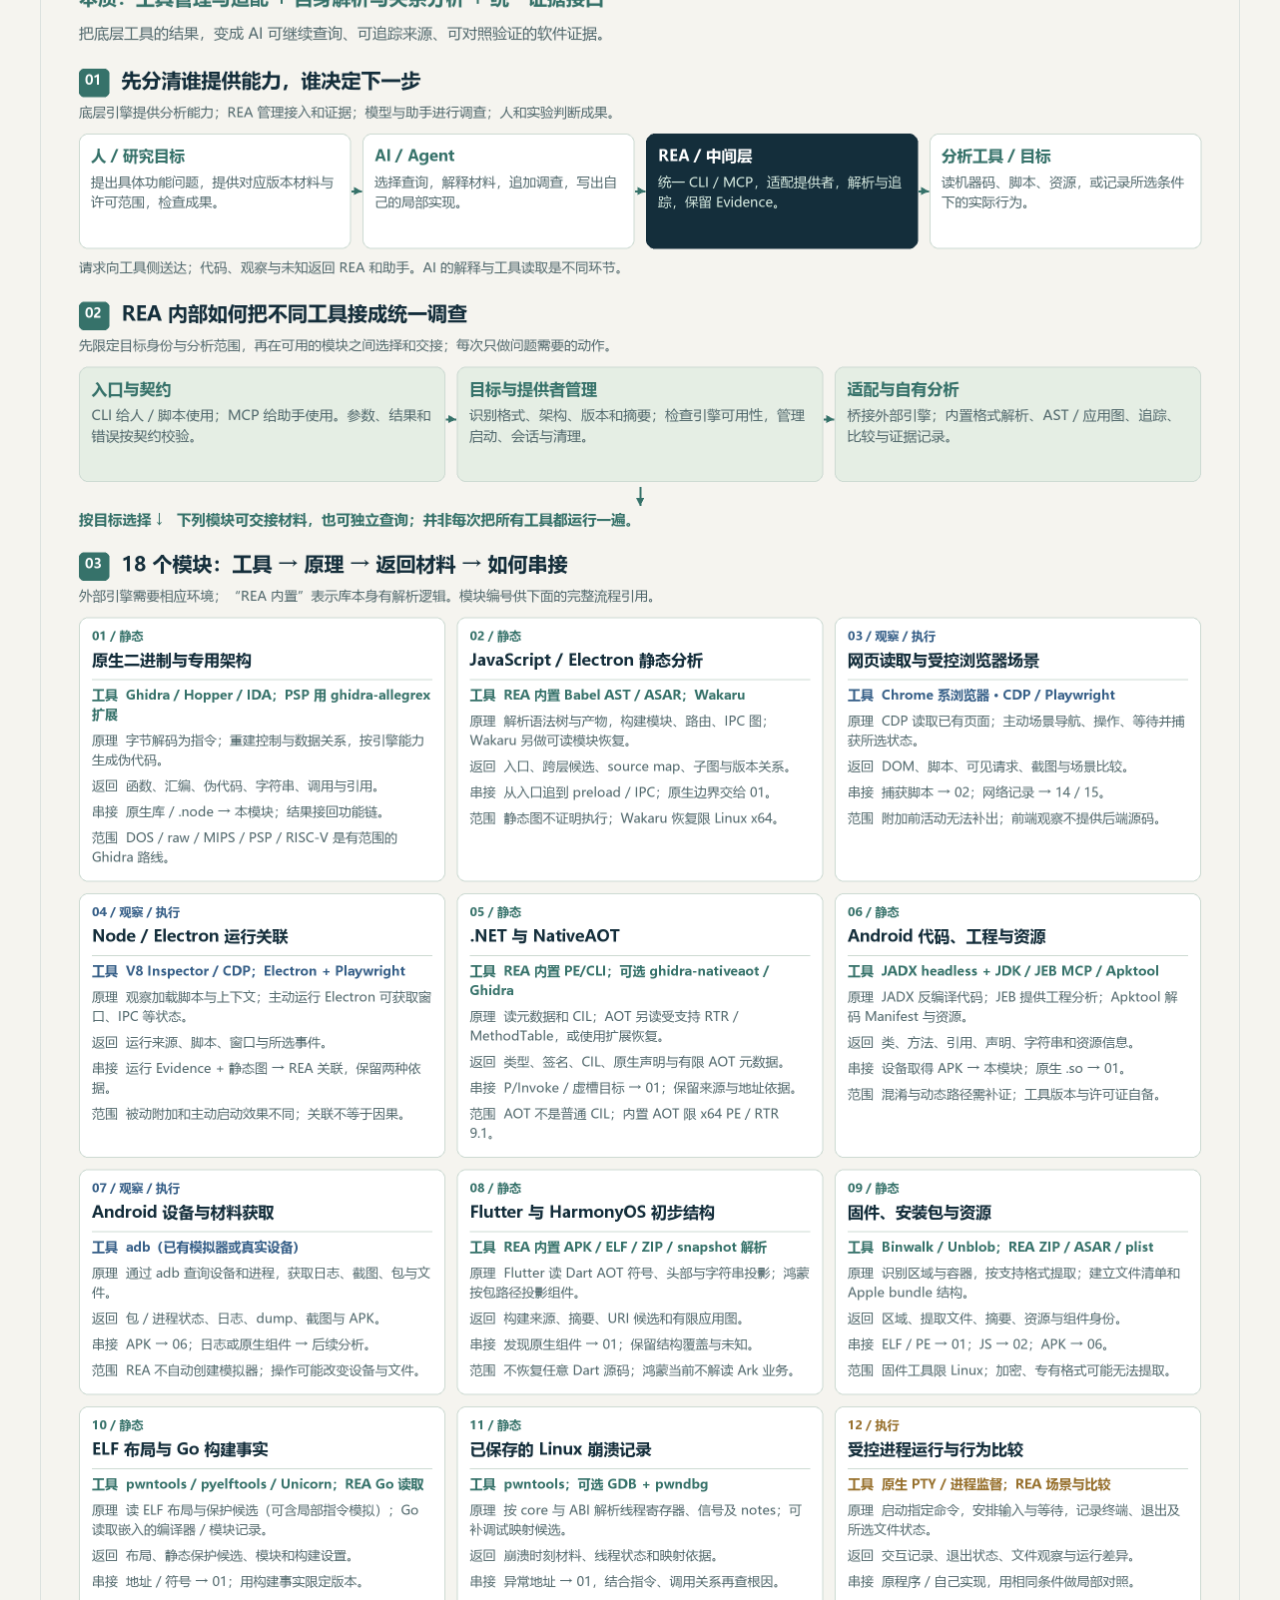
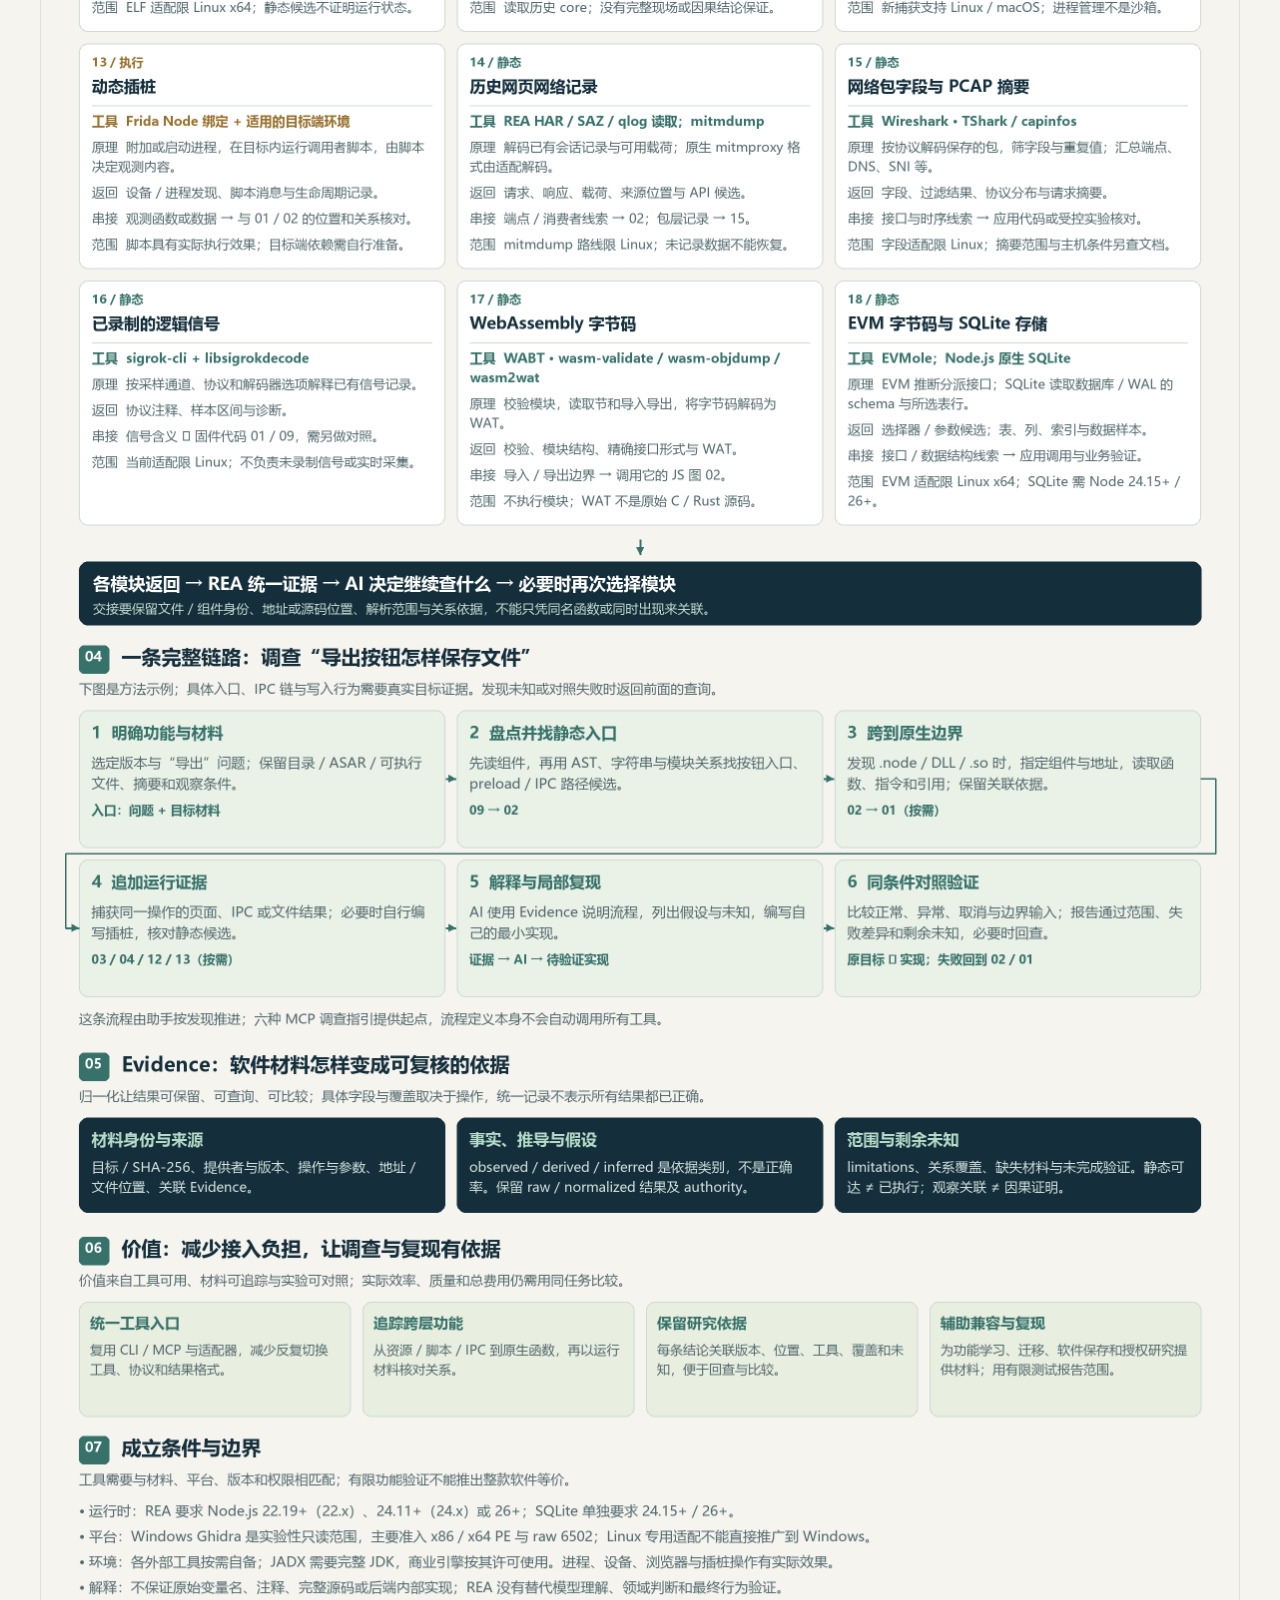
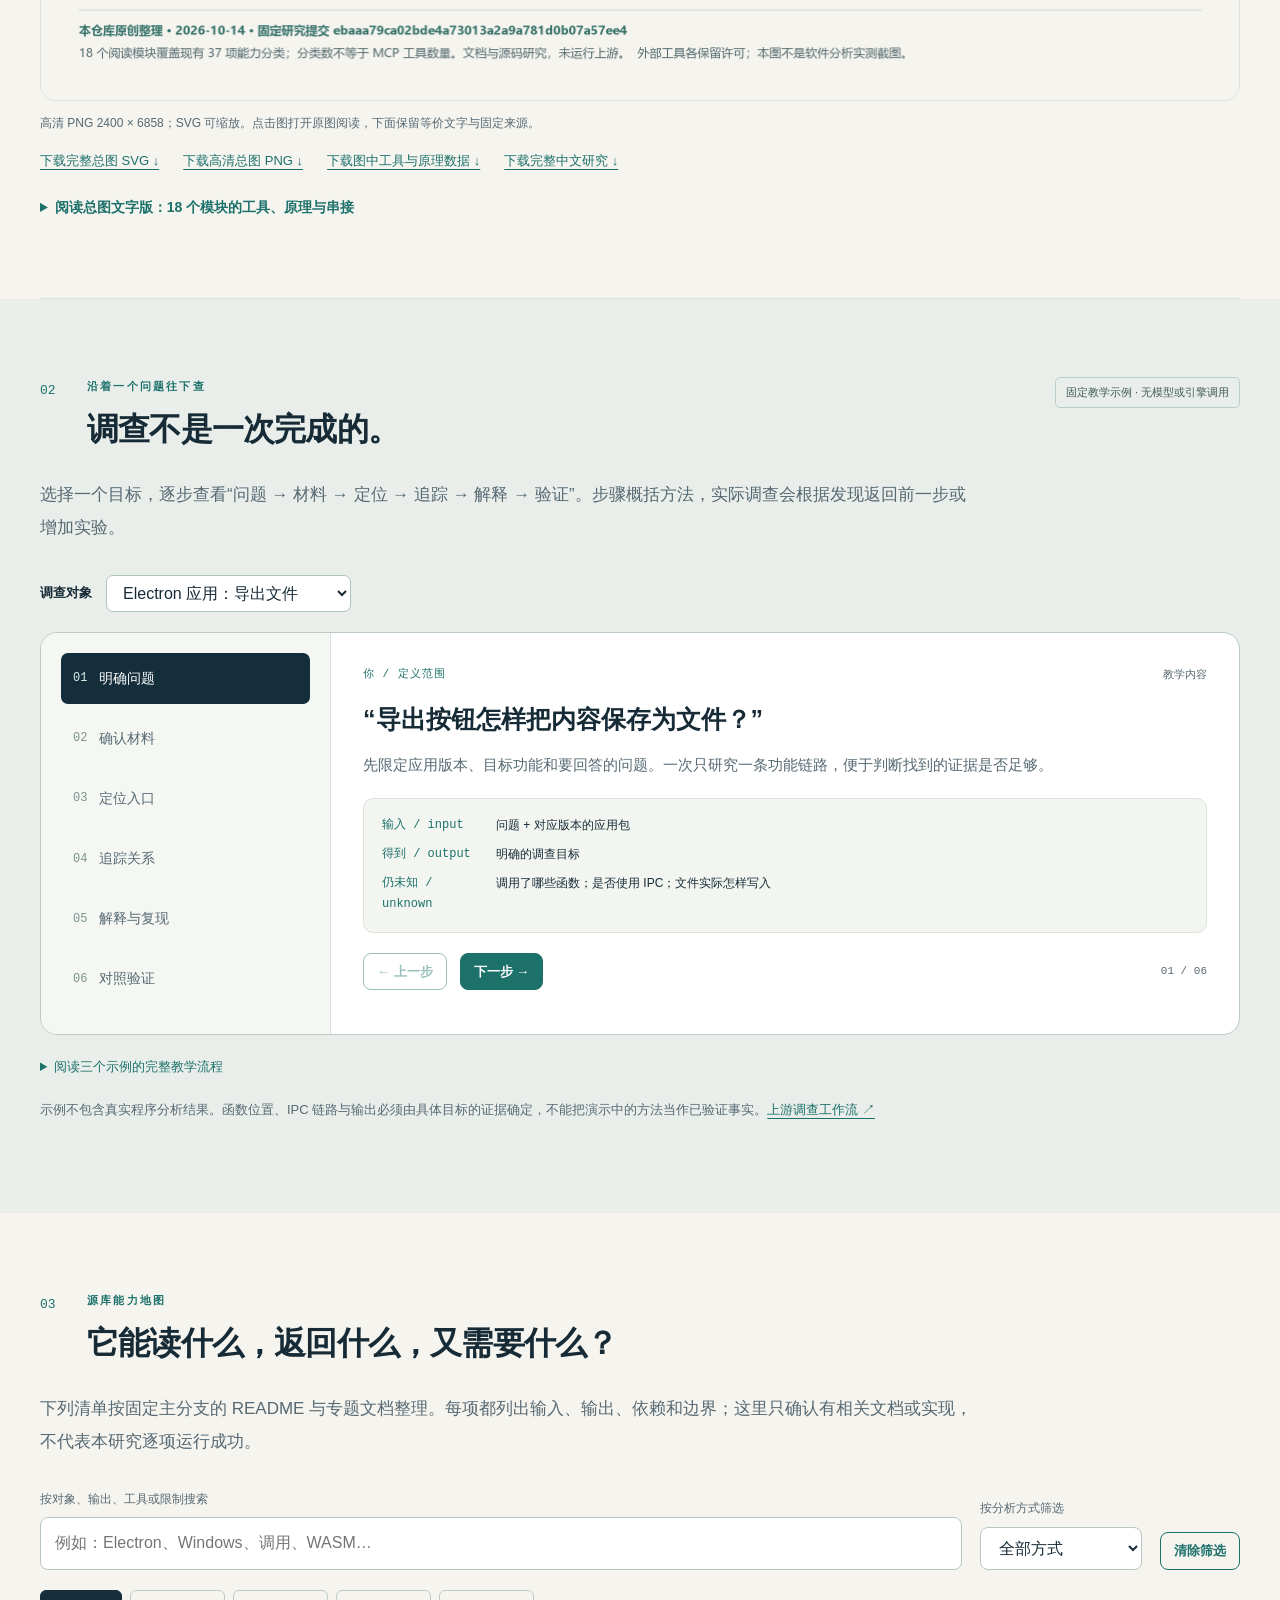
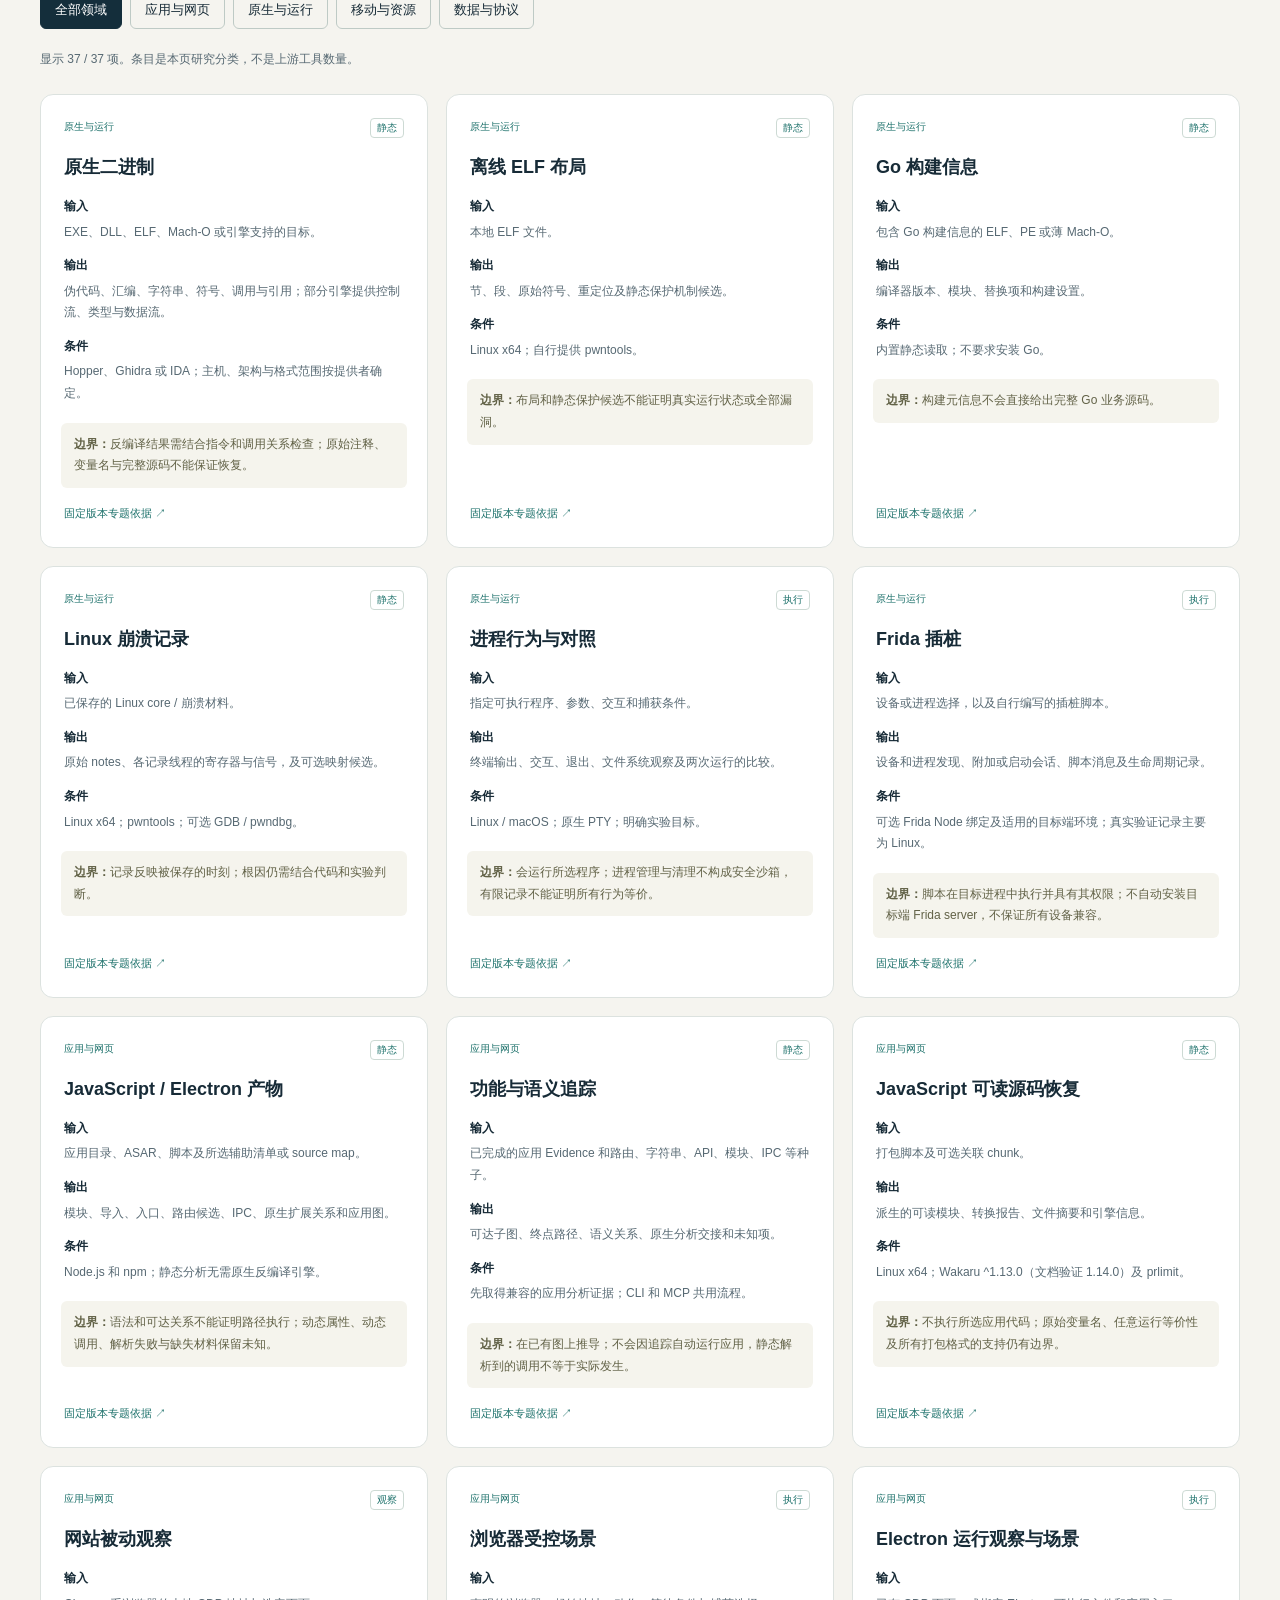
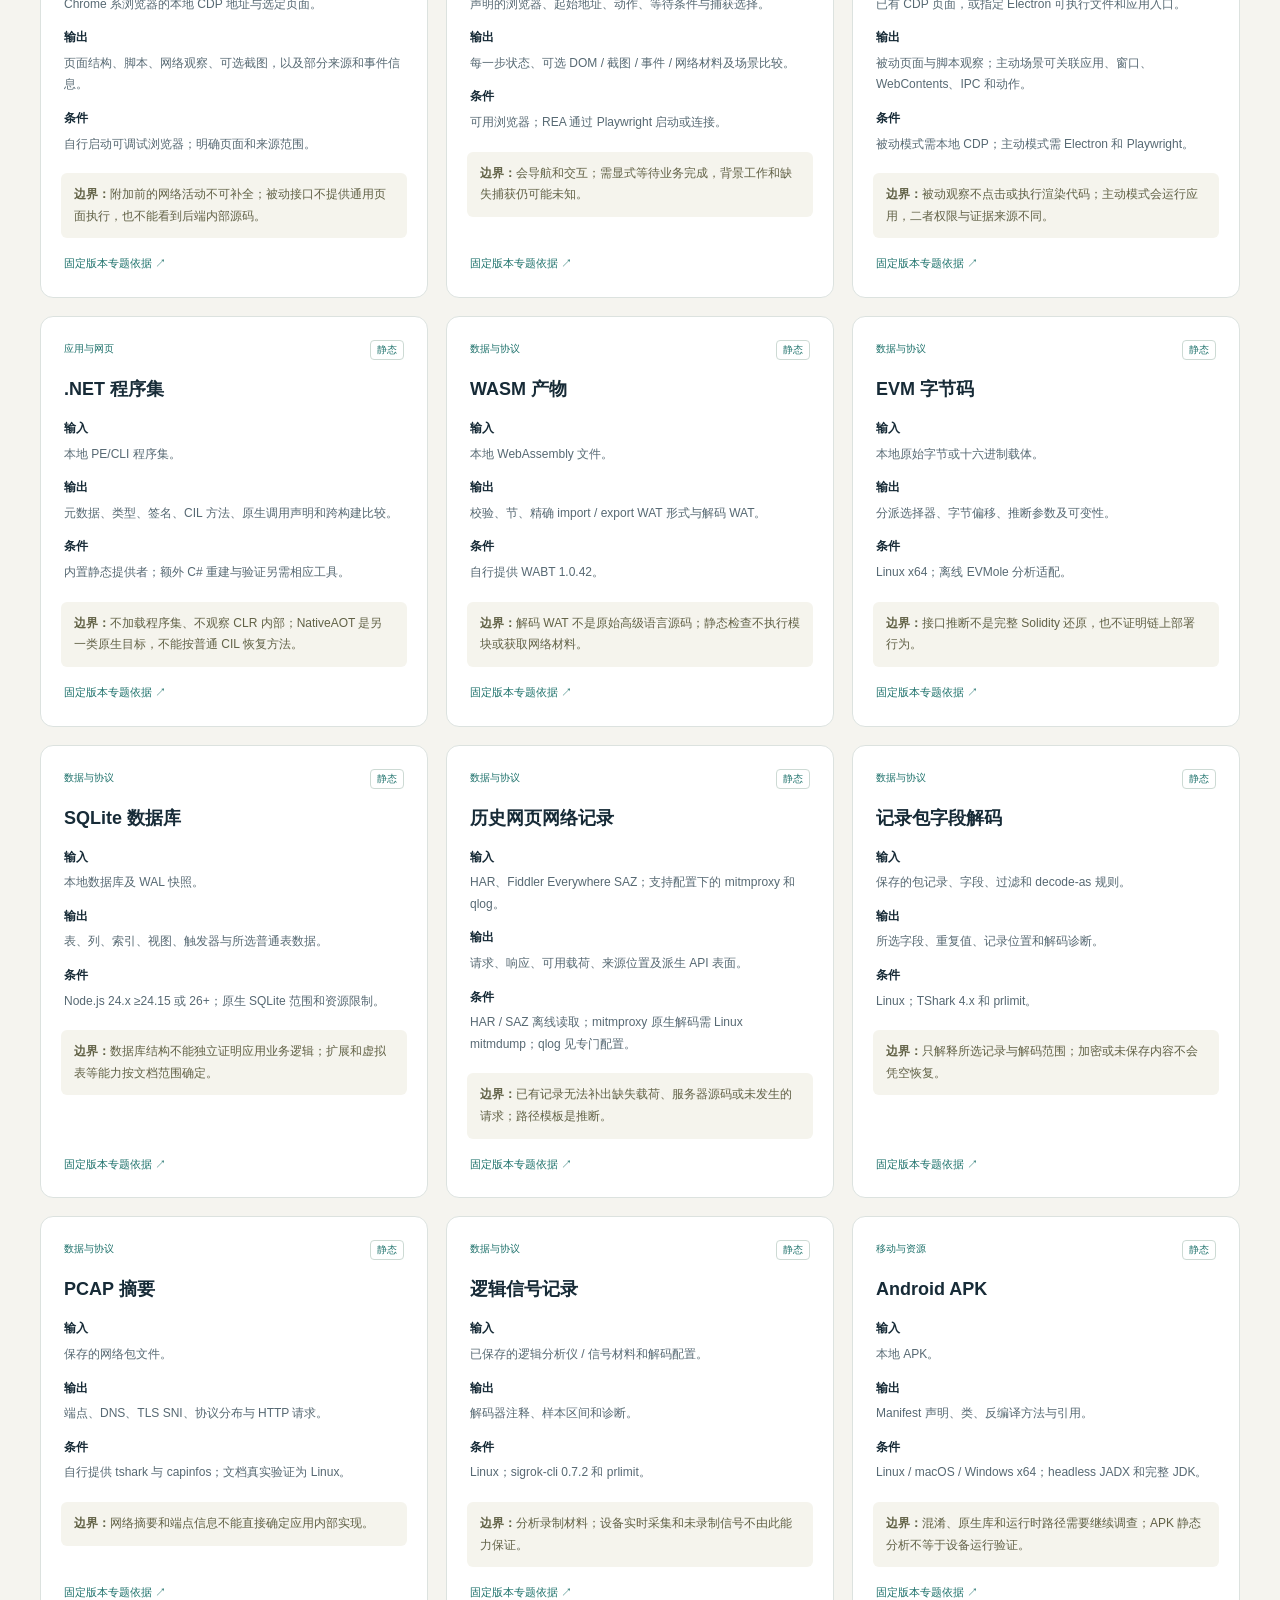
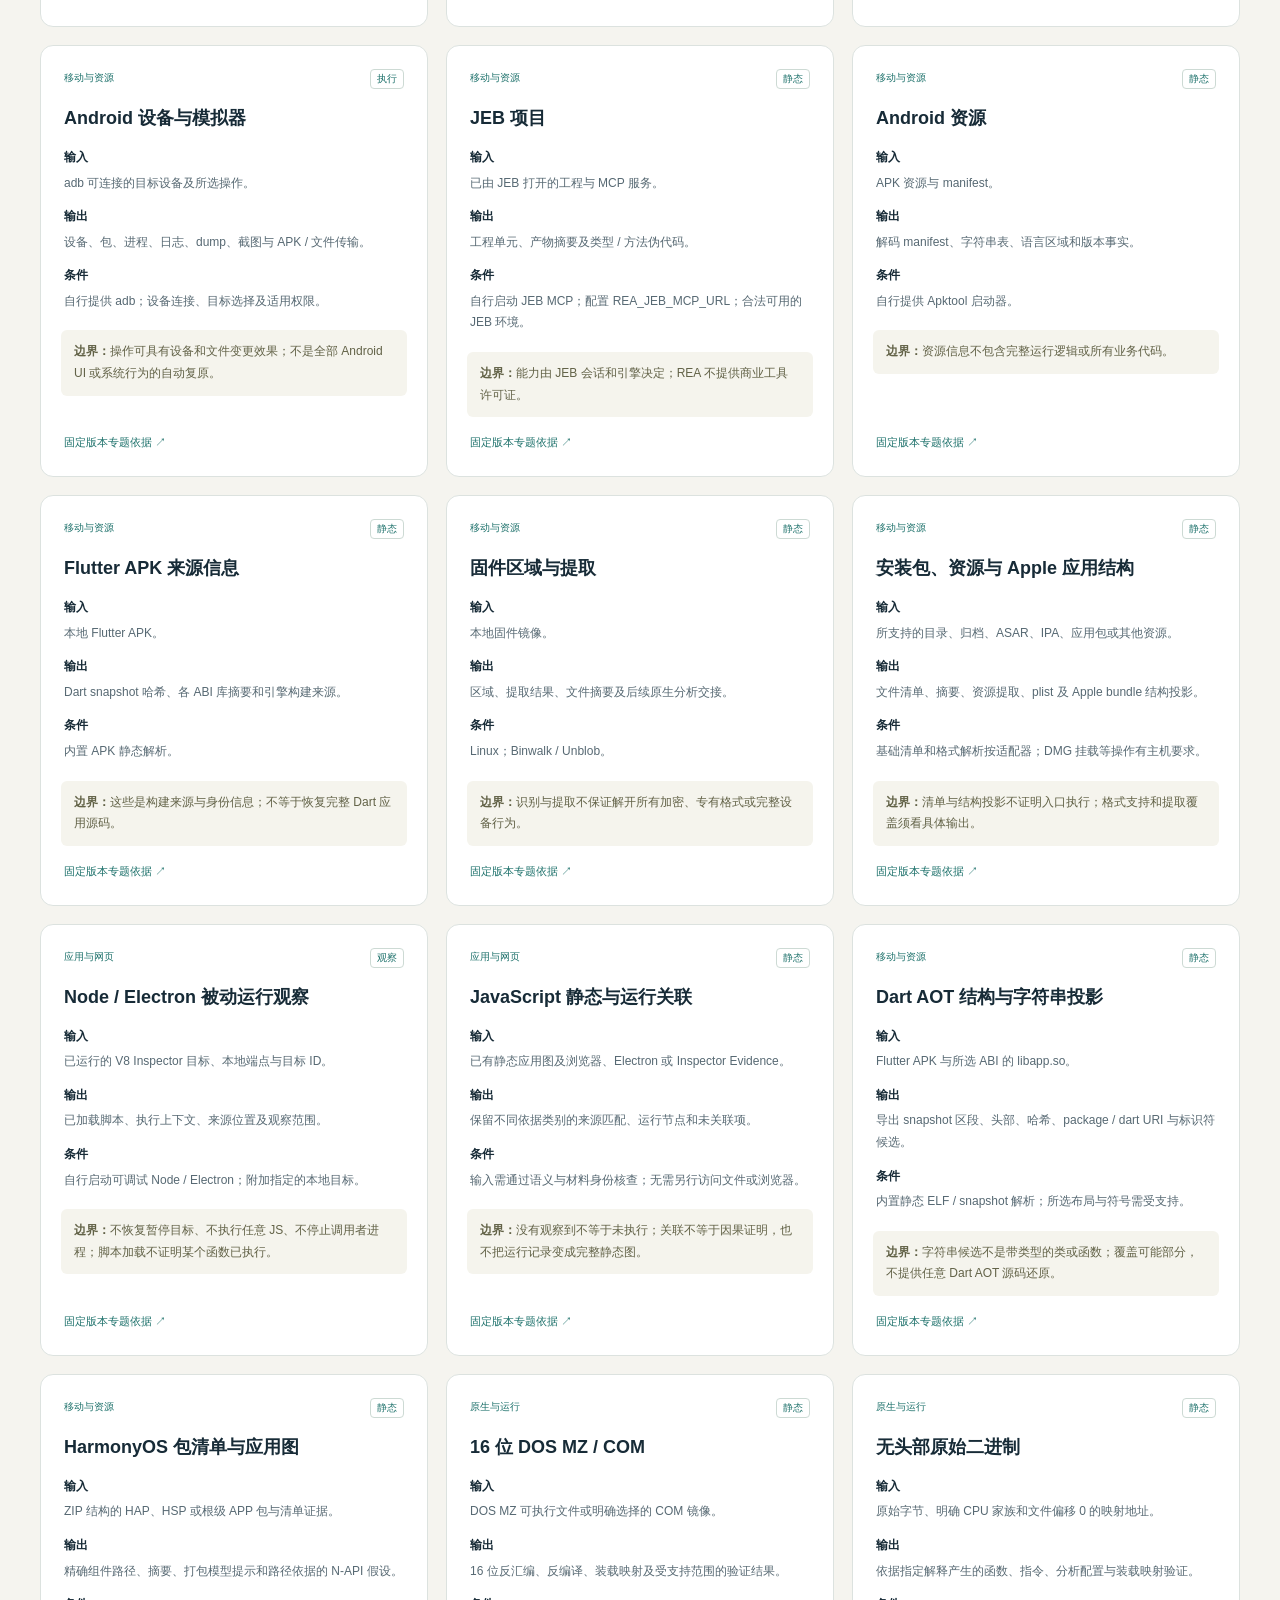
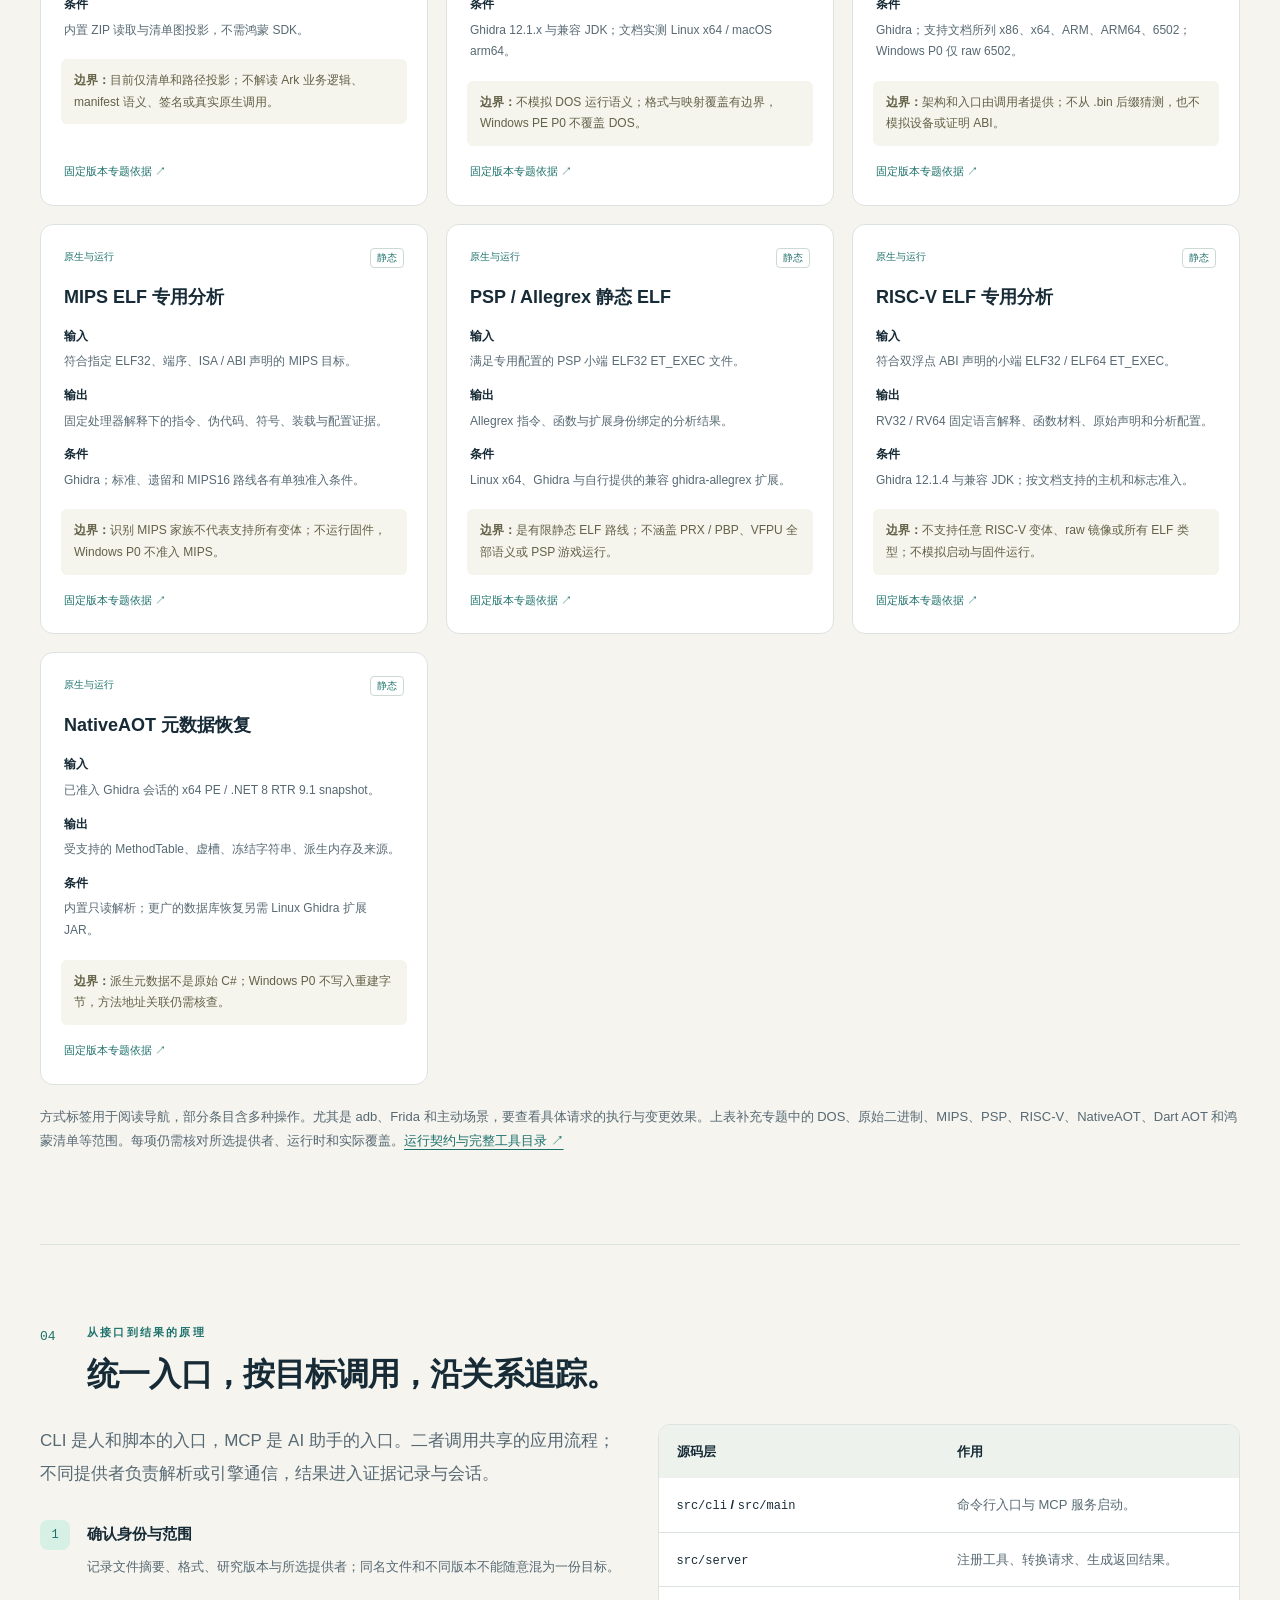
<file: projects/015-rea/web/index.html>
<!doctype html>
<html lang="zh-CN">
<head>
  <meta charset="utf-8">
  <meta name="viewport" content="width=device-width, initial-scale=1">
  <meta name="description" content="REA 的能力、原理、价值与扩展场景：逆向工具管理与适配、自有解析与关系分析、统一证据接口；完整总图、18 模块、37 项分类、八种扩展方案及十项产品对比。">
  <meta name="theme-color" content="#142e3b">
  <title>REA · 逆向工具管理、软件调查与证据组织</title>
  <link rel="stylesheet" href="./styles.css">
  <script src="./app.js" defer></script>
</head>
<body>
  <a class="skip-link" href="#main">跳到正文</a>
  <header class="header">
    <div class="header-inner wrap">
      <a class="brand" href="#main"><span class="brand-icon" aria-hidden="true">R</span><span>REA<small>RESEARCH / 015</small></span></a>
      <nav aria-label="主要章节"><a href="#brief">完整理解</a><a href="#toolchain-overview">完整总图</a><a href="#understanding">宏观理解</a><a href="#workflow">调查过程</a><a href="#capabilities">能力地图</a><a href="#value">对我们的价值</a><a href="#comparison">产品对比</a><a href="#sources">来源与验证</a></nav>
      <a class="back-link" href="../">项目总览 ↗</a>
    </div>
    <div class="reading-progress" aria-hidden="true"></div>
  </header>
  <main id="main">
    <section class="hero wrap" aria-labelledby="hero-title">
      <div>
        <div class="eyebrow">REVERSE ENGINEER ANYTHING / 软件调查工具</div>
        <h1 id="hero-title">让 AI 调用逆向工具，<br><span>沿着证据理解软件。</span></h1>
        <p class="hero-lead">管理和适配软件分析工具，补充结构解析、关系追踪与比较，再通过 CLI / MCP 把可核查材料交给 AI。围绕一个功能继续调查，最后用人和实验验证解释及局部实现。</p>
        <div class="actions"><a class="button" href="#toolchain-overview">先看完整工具总图 <span aria-hidden="true">↓</span></a><a class="text-link" href="#capabilities">探索完整能力地图 →</a></div>
        <div class="meta-line"><span>研究日期 2026.10.14</span><span>固定主分支 ebaaa79c</span><span>源码与文档核对</span></div>
      </div>
      <div class="hero-board" aria-label="AI 提出调查动作，REA 调用分析工具并返回证据的分工示意">
        <div class="board-top"><span>FOLLOW THE EVIDENCE</span><span>01 → 02 → 03</span></div>
        <p class="board-question">“导出按钮背后，发生了什么？”</p>
        <div class="board-layer"><span class="layer-letter">A</span><div><strong>AI 助手 · 调查与理解</strong><small>把问题变成查询，解释结果，继续追问</small></div></div>
        <div class="board-arrow">↓ 选择目标与分析动作</div>
        <div class="board-layer green"><span class="layer-letter">R</span><div><strong>REA · 接入与证据组织</strong><small>统一接口、解析与追踪、结果、来源和未知项</small></div></div>
        <div class="board-arrow">↓ 调用工具 / ↑ 返回事实</div>
        <div class="board-layer"><span class="layer-letter">T</span><div><strong>分析工具 · 读取与观察</strong><small>Ghidra / JavaScript 解析 / 浏览器 / 运行记录</small></div></div>
        <div class="board-bottom"><span>代码 + 位置 + 关系 + 限制</span><b>证据 → 下一步</b></div>
        <p class="visual-caption">本仓库原创理解示意。此页面展示研究和固定教学流程，未连接 REA、模型或目标应用。</p>
      </div>
    </section>

    <div class="intro-band"><div class="wrap"><strong>一句话理解它</strong><p>软件分析工具 + 统一调用与整理 + AI 调查流程。反汇编是其中一部分；REA 也分析应用结构、资源、网络记录和运行行为。</p></div></div>

    <section class="section wrap research-brief" id="brief" aria-labelledby="brief-title"><div class="eyebrow">我们的完整理解 · 能力 / 原理 / 价值 / 扩展</div><h2 id="brief-title">这个库能做什么、怎样工作、对我们有什么用。</h2><p class="lead">底层工具取得材料，REA 管理和适配工具并组织证据，AI 根据证据继续调查，人和实验验证成果。下面将我们的理解完整展开，后续章节提供模块、流程、对比和固定来源。</p><!-- UNDERSTANDING_START -->
<div class="brief-grid"><article class="brief-card brief-card-core"><div class="mini-label">01 / REA RESEARCH</div><h3>本质与定位</h3><p>REA 是面向 AI 的软件调查中间层：管理逆向工具的选择、调用、目标身份和会话，适配不同引擎或材料格式，同时实现自己的解析、关系追踪与比较。它通过 CLI / MCP 把这些动作交给助手；“管理工具”在这里指接入和组织调查能力，安装所需外部引擎仍需分别完成。</p></article><article class="brief-card brief-card-core"><div class="mini-label">02 / REA RESEARCH</div><h3>能力是什么</h3><p>读取原生二进制的函数、汇编和伪代码；分析 JavaScript / Electron 的模块、路由与 IPC；处理 .NET、Android、Flutter / HarmonyOS、固件和资源；观察浏览器、进程与运行现场；读取崩溃、网络、信号、WASM、EVM 和 SQLite 等材料。本导读用 18 个模块覆盖 37 项阅读分类，平台和动作范围分别核对。</p></article><article class="brief-card brief-card-core"><div class="mini-label">03 / REA RESEARCH</div><h3>原理是什么</h3><p>CLI 和 MCP 共享应用层流程：先识别材料与目标，再选择合适的提供者；外部引擎反汇编 / 反编译，REA 内置解析器处理语法与格式，观察工具提供运行记录。应用层构建关系或比较结果，并连同来源、位置、身份、覆盖和未知返回 Evidence；AI 根据结果选择下一次查询，调查因此可以反复推进。</p></article><article class="brief-card brief-card-core"><div class="mini-label">04 / REA RESEARCH</div><h3>价值是什么</h3><p>把分散的软件分析能力变成助手可调用、结果可回查的一套工作方式。对我们而言，可补充发布包和运行材料的研究、减少跨工具搬运、解释跨层功能，并积累结论、源码位置、实验和失败原因。定位是否更快、解释是否更准、整体成本是否下降，需要与直接读源码或手工分析做同条件对照。</p></article><article class="brief-card brief-card-core"><div class="mini-label">05 / REA RESEARCH</div><h3>可扩展场景</h3><p>可继续建设研究证据库、中文导读与 RAG 检索，开展源码 / 发布包对照、双版本变化研究、旧格式兼容与局部实现验证；也可为新架构或专有格式增加提供者，或把 REA 接入 Agent 工作台。网页展开八种建议场景，逐项列出材料、模块、实施方式、产物和验收；这些整合尚未实现。</p></article><article class="brief-card"><div class="mini-label">06 / REA RESEARCH</div><h3>输入与输出</h3><p>输入一个明确问题、对应版本的程序 / 安装包 / 脚本 / 记录或观察目标，以及主机、引擎、范围和场景参数。输出函数与代码、模块与资源结构、调用或跨层关系、观察或比较材料，以及目标哈希、工具版本、来源位置、限制和未知。解释与局部实现由助手完成，可靠性再由人和实验检查。</p></article><article class="brief-card"><div class="mini-label">07 / REA RESEARCH</div><h3>工具怎样分工</h3><p>Ghidra / Hopper / IDA 面向机器码；Babel AST / ASAR 与 Wakaru 面向脚本和产物；JADX / Apktool / adb 面向 Android；CDP / Playwright / V8 Inspector / Frida 面向现场观察或受控执行；Binwalk / Unblob、pwntools、TShark、sigrok、WABT、EVMole 等分别处理固件、ELF、网络、信号和特定字节码。REA 把这些不同结果连接到同一调查问题。</p></article><article class="brief-card"><div class="mini-label">08 / REA RESEARCH</div><h3>完整流程怎样串起</h3><p>以导出按钮为例：限定版本与问题，盘点安装包和脚本，定位按钮入口，再追到 preload / IPC / 主进程和文件 API；遇到原生边界才补原生查询，静态材料不够时再补运行或网络记录。保存证据和未知，解释一条功能链，编写局部实现，最后用相同输入比较输出、异常与边界；按需要返回前一步。</p></article><article class="brief-card"><div class="mini-label">09 / REA RESEARCH</div><h3>证据与验证</h3><p>Evidence 保留材料身份、参数、提供者、原始与归一化结果、位置、关系、coverage、limits 与未知，并区分 observed、derived、inferred 的依据性质。哈希用于绑定材料；静态可达、实际执行、运行关联和因果解释分别判断。一个函数或一批样本通过，只支持所检查范围，完整软件重建仍需更广的行为验证。</p></article><article class="brief-card"><div class="mini-label">10 / REA RESEARCH</div><h3>已有使用场景</h3><p>适合研究软件某个功能的内部实现、查找旧格式与接口、解释版本变化、定位故障、恢复局部算法以及保存旧软件。原生、Electron 和网站三组六步教学解释同一调查方法。公开 Notion、DX-Ball 和 TH04 案例可供阅读，但本仓库未重跑这些案例；网站前端记录也无法直接提供服务端内部源码。</p></article><article class="brief-card"><div class="mini-label">11 / REA RESEARCH</div><h3>与其他项目如何组合</h3><p>REA 提供软件材料查询；RAG 提供已存资料检索；FCC 适配真实模型请求；Jev 指引帮助选择动作；Managed Agents 组织任务运行；cmux / Vibe42 提供人操作会话的入口。可以按需要组合，但要明确主机访问、工具协议、模型能力、状态、材料格式与验收。职责上的互补关系不表示已有现成接口。</p></article><article class="brief-card"><div class="mini-label">12 / REA RESEARCH</div><h3>从哪里开始</h3><p>先选择一个有源码可对照的 JavaScript / Electron 小应用，只调查搜索、复制或导出中的一个功能。固定源码、产物和环境，先只读产物并记录推断，再打开源码核查；需要时补观察，最后做小范围输出对照。记录定位时间、错误、遗漏、人工复核、配置成本与模型用量，再决定是否扩展工具链。</p></article><article class="brief-card"><div class="mini-label">13 / REA RESEARCH</div><h3>已有产品的差异</h3><p>Jev SEO 围绕网页标准审查，shadPS4 围绕兼容环境执行，FCC 围绕模型接口接入；REA 围绕未知的软件问题取材料和追关系。RAG、Jev 指引、任务编排、会话工作台与视频创作分别解决其他层的问题。网页保留十项职责、输入、机制、输出和验收对比，未做同任务的质量、耗时或费用横评。</p></article><article class="brief-card"><div class="mini-label">14 / REA RESEARCH</div><h3>研究成果与成立条件</h3><p>固定 REA commit ebaaa79c，保留 MIT 许可，完成文档和核心源码核对；网页含十四项理解摘要、原有十三章、18 模块总图、37 项分类、三组六步教学、十项产品对比和八种扩展建议。沿用本次讨论的高清 PNG / SVG。真实 REA、引擎和复现尚未运行；Node、JDK、平台与商业引擎条件各有要求，网页发布只交付静态研究内容。</p></article></div>
<!-- UNDERSTANDING_END --><div class="downloads"><a href="#toolchain-overview">阅读我们这张完整总图 →</a><a href="#extensions">阅读八种扩展方案 →</a><a href="./data/understanding.json" download="REA-完整理解摘要.json">下载完整理解摘要 ↓</a></div></section>

    <section class="section wrap" id="understanding" aria-labelledby="understanding-title">
      <div class="heading"><span class="section-no">01</span><div><div class="eyebrow">先把分工看清楚</div><h2 id="understanding-title">工具拿材料，REA 组织证据，AI 继续调查。</h2></div></div>
      <p class="large-copy">我们对这个库的宏观理解：它将已有软件分析能力和自己的解析、追踪、比较能力，变成 AI 助手可以使用的工具。你提出问题，助手沿着返回的证据逐步调查。</p>
      <div class="role-grid">
        <article class="role-card"><div class="mini-label">01 / ANALYSIS TOOLS</div><h3>底层工具负责取证</h3><p>反汇编器读取机器指令，反编译器生成伪代码；其他工具解析脚本、程序集、安装包，或捕获进程与浏览器信息。</p><div class="role-foot">输出材料，能力取决于引擎和目标</div></article>
        <article class="role-card featured"><div class="mini-label">02 / REA</div><h3>REA 接入并组织材料</h3><p>提供 CLI 与 MCP，统一调用和结果；补充结构解析、关系追踪与比较，保留文件身份、位置、限制和未解决问题。</p><div class="role-foot">让材料可查、可追踪、可继续使用</div></article>
        <article class="role-card"><div class="mini-label">03 / AI &amp; VALIDATION</div><h3>AI 解释，人和实验检验</h3><p>助手决定查哪个函数或记录、如何解释，再编写复现代码。最后通过源码对照、原程序输出或测试检查结论。</p><div class="role-foot">理解与复现的质量仍需要验证</div></article>
      </div>
      <div class="statement"><strong>“把软件分析能力接到 AI，再围绕问题逐步调查。”</strong><p>“反汇编能力汇总整理”抓住了接入与整理的作用。更完整的范围还包括 JavaScript、.NET、网页、资源与运行信息；调查步骤由助手根据问题和证据推进。</p></div>
      <p class="note">REA 的价值在于增加可调用的工具和可核查的材料。模型本身的推理能力、完整源码恢复和功能正确性仍有各自边界。<a data-doc="README.md" href="https://github.com/morluto/rea/blob/ebaaa79ca02bde4a73013a2a9a781d0b07a57ee4/README.md">项目说明 ↗</a></p>

      <div class="consensus-addition" id="shared-understanding">
        <div class="eyebrow">本次补充的共同理解</div><h3>接入与整理，要落实成可继续的调查。</h3>
        <p>REA 将软件分析能力组织成可调用的动作，让返回材料带上身份、来源、关系和未知项。助手从结果决定下一次查询，逐步解释，再通过实验核对。</p>
        <div class="consensus-grid"><article><strong>动作可调用</strong><p>读函数、找引用、查模块或捕获记录，按问题选择所需材料。</p></article><article><strong>材料有结构</strong><p>保留版本、摘要、提供者、位置与限制，解释可以回查。</p></article><article><strong>调查可继续</strong><p>保留 Evidence，追加查询、追踪与比较，发现未知再补材料。</p></article><article><strong>结论可复核</strong><p>区分事实、推导和假设，用源码或同条件实验核对。</p></article></div>
        <p class="note">机器码反汇编、伪代码反编译、脚本语法解析与运行捕获提供的依据不同。“反汇编加步骤再整理”还需补上多种材料、REA 自身分析逻辑，以及助手根据发现继续调查的过程。</p>
      </div>
<figure class="toolchain-figure" id="toolchain-overview"><div class="eyebrow">一张图看清工具、能力、原理与流程</div><h3>管理工具、取得材料、连接关系，再用证据继续调查。</h3><p class="note">18 个阅读模块覆盖本页 37 项能力分类。按需选择并交接模块，AI 决定后续查询，人和实验验证成果。图为固定版本研究整理，未运行 REA。</p><a class="toolchain-open" href="./assets/toolchain-overview.svg" target="_blank" rel="noopener" aria-label="打开完整 REA 工具流程总图，可放大阅读"><img class="full-map" src="./assets/toolchain-overview.png" alt="REA 完整逆向工具与调查流程总图：工具管理与适配、自有解析、AI 和实验分工；18 模块的工具、原理、返回、交接与限制；六步导出调查、Evidence、价值及运行边界。原创新图，非运行截图。" width="2400" height="6858"></a><figcaption>高清 PNG 2400 × 6858；SVG 可缩放。点击图打开原图阅读，下面保留等价文字与固定来源。</figcaption><div class="downloads"><a href="./assets/toolchain-overview.svg" download="REA-完整工具流程总图.svg">下载完整总图 SVG ↓</a><a href="./assets/toolchain-overview.png" download="REA-完整工具流程总图.png">下载高清总图 PNG ↓</a><a href="./data/toolchain-overview.json" download="REA-工具原理与流程.json">下载图中工具与原理数据 ↓</a><a href="./guide.txt" download="REA-中文研究.txt">下载完整中文研究 ↓</a></div><details class="toolchain-text"><summary>阅读总图文字版：18 个模块的工具、原理与串接</summary><!-- TOOLCHAIN_START -->
<div class="table-scroll toolchain-table"><table><thead><tr><th scope="col">模块</th><th scope="col">工具</th><th scope="col">原理</th><th scope="col">返回材料</th><th scope="col">串接</th><th scope="col">范围</th><th scope="col">固定依据</th></tr></thead><tbody><tr><th scope="row">01 · 原生二进制与专用架构<br><small>静态</small></th><td>Ghidra / Hopper / IDA；PSP 用 ghidra-allegrex 扩展</td><td>字节解码为指令；重建控制与数据关系，按引擎能力生成伪代码。</td><td>函数、汇编、伪代码、字符串、调用与引用。</td><td>原生库 / .node → 本模块；结果接回功能链。</td><td>DOS / raw / MIPS / PSP / RISC-V 是有范围的 Ghidra 路线。</td><td><a href="https://github.com/morluto/rea/blob/ebaaa79ca02bde4a73013a2a9a781d0b07a57ee4/docs/native-investigation.md">native-investigation.md</a> · <a href="https://github.com/morluto/rea/blob/ebaaa79ca02bde4a73013a2a9a781d0b07a57ee4/docs/ghidra-dos.md">ghidra-dos.md</a> · <a href="https://github.com/morluto/rea/blob/ebaaa79ca02bde4a73013a2a9a781d0b07a57ee4/docs/raw-binary.md">raw-binary.md</a> · <a href="https://github.com/morluto/rea/blob/ebaaa79ca02bde4a73013a2a9a781d0b07a57ee4/docs/ghidra-mips.md">ghidra-mips.md</a> · <a href="https://github.com/morluto/rea/blob/ebaaa79ca02bde4a73013a2a9a781d0b07a57ee4/docs/ghidra-psp.md">ghidra-psp.md</a> · <a href="https://github.com/morluto/rea/blob/ebaaa79ca02bde4a73013a2a9a781d0b07a57ee4/docs/ghidra-riscv.md">ghidra-riscv.md</a></td></tr><tr><th scope="row">02 · JavaScript / Electron 静态分析<br><small>静态</small></th><td>REA 内置 Babel AST / ASAR；Wakaru</td><td>解析语法树与产物，构建模块、路由、IPC 图；Wakaru 另做可读模块恢复。</td><td>入口、跨层候选、source map、子图与版本关系。</td><td>从入口追到 preload / IPC；原生边界交给 01。</td><td>静态图不证明执行；Wakaru 恢复限 Linux x64。</td><td><a href="https://github.com/morluto/rea/blob/ebaaa79ca02bde4a73013a2a9a781d0b07a57ee4/docs/javascript-artifact-reconstruction.md">javascript-artifact-reconstruction.md</a> · <a href="https://github.com/morluto/rea/blob/ebaaa79ca02bde4a73013a2a9a781d0b07a57ee4/docs/javascript-application-workflows.md">javascript-application-workflows.md</a> · <a href="https://github.com/morluto/rea/blob/ebaaa79ca02bde4a73013a2a9a781d0b07a57ee4/docs/javascript-recovery.md">javascript-recovery.md</a> · <a href="https://github.com/morluto/rea/blob/ebaaa79ca02bde4a73013a2a9a781d0b07a57ee4/docs/javascript-runtime-reconciliation.md">javascript-runtime-reconciliation.md</a></td></tr><tr><th scope="row">03 · 网页读取与受控浏览器场景<br><small>观察 / 执行</small></th><td>Chrome 系浏览器 · CDP / Playwright</td><td>CDP 读取已有页面；主动场景导航、操作、等待并捕获所选状态。</td><td>DOM、脚本、可见请求、截图与场景比较。</td><td>捕获脚本 → 02；网络记录 → 14 / 15。</td><td>附加前活动无法补出；前端观察不提供后端源码。</td><td><a href="https://github.com/morluto/rea/blob/ebaaa79ca02bde4a73013a2a9a781d0b07a57ee4/docs/browser-observation.md">browser-observation.md</a> · <a href="https://github.com/morluto/rea/blob/ebaaa79ca02bde4a73013a2a9a781d0b07a57ee4/docs/browser-scenario-contract.md">browser-scenario-contract.md</a></td></tr><tr><th scope="row">04 · Node / Electron 运行关联<br><small>观察 / 执行</small></th><td>V8 Inspector / CDP；Electron + Playwright</td><td>观察加载脚本与上下文；主动运行 Electron 可获取窗口、IPC 等状态。</td><td>运行来源、脚本、窗口与所选事件。</td><td>运行 Evidence + 静态图 → REA 关联，保留两种依据。</td><td>被动附加和主动启动效果不同；关联不等于因果。</td><td><a href="https://github.com/morluto/rea/blob/ebaaa79ca02bde4a73013a2a9a781d0b07a57ee4/docs/electron-observation.md">electron-observation.md</a> · <a href="https://github.com/morluto/rea/blob/ebaaa79ca02bde4a73013a2a9a781d0b07a57ee4/docs/javascript-runtime-observation.md">javascript-runtime-observation.md</a></td></tr><tr><th scope="row">05 · .NET 与 NativeAOT<br><small>静态</small></th><td>REA 内置 PE/CLI；可选 ghidra-nativeaot / Ghidra</td><td>读元数据和 CIL；AOT 另读受支持 RTR / MethodTable，或使用扩展恢复。</td><td>类型、签名、CIL、原生声明与有限 AOT 元数据。</td><td>P/Invoke / 虚槽目标 → 01；保留来源与地址依据。</td><td>AOT 不是普通 CIL；内置 AOT 限 x64 PE / RTR 9.1。</td><td><a href="https://github.com/morluto/rea/blob/ebaaa79ca02bde4a73013a2a9a781d0b07a57ee4/docs/managed-code-analysis.md">managed-code-analysis.md</a> · <a href="https://github.com/morluto/rea/blob/ebaaa79ca02bde4a73013a2a9a781d0b07a57ee4/docs/ghidra-nativeaot.md">ghidra-nativeaot.md</a></td></tr><tr><th scope="row">06 · Android 代码、工程与资源<br><small>静态</small></th><td>JADX headless + JDK / JEB MCP / Apktool</td><td>JADX 反编译代码；JEB 提供工程分析；Apktool 解码 Manifest 与资源。</td><td>类、方法、引用、声明、字符串和资源信息。</td><td>设备取得 APK → 本模块；原生 .so → 01。</td><td>混淆与动态路径需补证；工具版本与许可证自备。</td><td><a href="https://github.com/morluto/rea/blob/ebaaa79ca02bde4a73013a2a9a781d0b07a57ee4/docs/android-analysis.md">android-analysis.md</a> · <a href="https://github.com/morluto/rea/blob/ebaaa79ca02bde4a73013a2a9a781d0b07a57ee4/docs/jeb-analysis.md">jeb-analysis.md</a> · <a href="https://github.com/morluto/rea/blob/ebaaa79ca02bde4a73013a2a9a781d0b07a57ee4/docs/apktool-resource-analysis.md">apktool-resource-analysis.md</a></td></tr><tr><th scope="row">07 · Android 设备与材料获取<br><small>观察 / 执行</small></th><td>adb（已有模拟器或真实设备）</td><td>通过 adb 查询设备和进程，获取日志、截图、包与文件。</td><td>包 / 进程状态、日志、dump、截图与 APK。</td><td>APK → 06；日志或原生组件 → 后续分析。</td><td>REA 不自动创建模拟器；操作可能改变设备与文件。</td><td><a href="https://github.com/morluto/rea/blob/ebaaa79ca02bde4a73013a2a9a781d0b07a57ee4/docs/adb-device-analysis.md">adb-device-analysis.md</a></td></tr><tr><th scope="row">08 · Flutter 与 HarmonyOS 初步结构<br><small>静态</small></th><td>REA 内置 APK / ELF / ZIP / snapshot 解析</td><td>Flutter 读 Dart AOT 符号、头部与字符串投影；鸿蒙按包路径投影组件。</td><td>构建来源、摘要、URI 候选和有限应用图。</td><td>发现原生组件 → 01；保留结构覆盖与未知。</td><td>不恢复任意 Dart 源码；鸿蒙当前不解读 Ark 业务。</td><td><a href="https://github.com/morluto/rea/blob/ebaaa79ca02bde4a73013a2a9a781d0b07a57ee4/docs/flutter-analysis.md">flutter-analysis.md</a> · <a href="https://github.com/morluto/rea/blob/ebaaa79ca02bde4a73013a2a9a781d0b07a57ee4/docs/harmony-analysis.md">harmony-analysis.md</a></td></tr><tr><th scope="row">09 · 固件、安装包与资源<br><small>静态</small></th><td>Binwalk / Unblob；REA ZIP / ASAR / plist</td><td>识别区域与容器，按支持格式提取；建立文件清单和 Apple bundle 结构。</td><td>区域、提取文件、摘要、资源与组件身份。</td><td>ELF / PE → 01；JS → 02；APK → 06。</td><td>固件工具限 Linux；加密、专有格式可能无法提取。</td><td><a href="https://github.com/morluto/rea/blob/ebaaa79ca02bde4a73013a2a9a781d0b07a57ee4/docs/firmware-analysis.md">firmware-analysis.md</a> · <a href="https://github.com/morluto/rea/blob/ebaaa79ca02bde4a73013a2a9a781d0b07a57ee4/docs/apple-application-analysis.md">apple-application-analysis.md</a></td></tr><tr><th scope="row">10 · ELF 布局与 Go 构建事实<br><small>静态</small></th><td>pwntools / pyelftools / Unicorn；REA Go 读取</td><td>读 ELF 布局与保护候选（可含局部指令模拟）；Go 读取嵌入的编译器 / 模块记录。</td><td>布局、静态保护候选、模块和构建设置。</td><td>地址 / 符号 → 01；用构建事实限定版本。</td><td>ELF 适配限 Linux x64；静态候选不证明运行状态。</td><td><a href="https://github.com/morluto/rea/blob/ebaaa79ca02bde4a73013a2a9a781d0b07a57ee4/docs/binary-diagnostics.md">binary-diagnostics.md</a> · <a href="https://github.com/morluto/rea/blob/ebaaa79ca02bde4a73013a2a9a781d0b07a57ee4/docs/go-binaries.md">go-binaries.md</a></td></tr><tr><th scope="row">11 · 已保存的 Linux 崩溃记录<br><small>静态</small></th><td>pwntools；可选 GDB + pwndbg</td><td>按 core 与 ABI 解析线程寄存器、信号及 notes；可补调试映射候选。</td><td>崩溃时刻材料、线程状态和映射依据。</td><td>异常地址 → 01，结合指令、调用关系再查根因。</td><td>读取历史 core；没有完整现场或因果结论保证。</td><td><a href="https://github.com/morluto/rea/blob/ebaaa79ca02bde4a73013a2a9a781d0b07a57ee4/docs/recorded-crashes.md">recorded-crashes.md</a></td></tr><tr><th scope="row">12 · 受控进程运行与行为比较<br><small>执行</small></th><td>原生 PTY / 进程监督；REA 场景与比较</td><td>启动指定命令，安排输入与等待，记录终端、退出及所选文件状态。</td><td>交互记录、退出状态、文件观察与运行差异。</td><td>原程序 / 自己实现，用相同条件做局部对照。</td><td>新捕获支持 Linux / macOS；进程管理不是沙箱。</td><td><a href="https://github.com/morluto/rea/blob/ebaaa79ca02bde4a73013a2a9a781d0b07a57ee4/docs/process-capture.md">process-capture.md</a></td></tr><tr><th scope="row">13 · 动态插桩<br><small>执行</small></th><td>Frida Node 绑定 + 适用的目标端环境</td><td>附加或启动进程，在目标内运行调用者脚本，由脚本决定观测内容。</td><td>设备 / 进程发现、脚本消息与生命周期记录。</td><td>观测函数或数据 → 与 01 / 02 的位置和关系核对。</td><td>脚本具有实际执行效果；目标端依赖需自行准备。</td><td><a href="https://github.com/morluto/rea/blob/ebaaa79ca02bde4a73013a2a9a781d0b07a57ee4/docs/frida-instrumentation.md">frida-instrumentation.md</a></td></tr><tr><th scope="row">14 · 历史网页网络记录<br><small>静态</small></th><td>REA HAR / SAZ / qlog 读取；mitmdump</td><td>解码已有会话记录与可用载荷；原生 mitmproxy 格式由适配解码。</td><td>请求、响应、载荷、来源位置与 API 候选。</td><td>端点 / 消费者线索 → 02；包层记录 → 15。</td><td>mitmdump 路线限 Linux；未记录数据不能恢复。</td><td><a href="https://github.com/morluto/rea/blob/ebaaa79ca02bde4a73013a2a9a781d0b07a57ee4/docs/web-network-captures.md">web-network-captures.md</a></td></tr><tr><th scope="row">15 · 网络包字段与 PCAP 摘要<br><small>静态</small></th><td>Wireshark · TShark / capinfos</td><td>按协议解码保存的包，筛字段与重复值；汇总端点、DNS、SNI 等。</td><td>字段、过滤结果、协议分布与请求摘要。</td><td>接口与时序线索 → 应用代码或受控实验核对。</td><td>字段适配限 Linux；摘要范围与主机条件另查文档。</td><td><a href="https://github.com/morluto/rea/blob/ebaaa79ca02bde4a73013a2a9a781d0b07a57ee4/docs/packet-captures.md">packet-captures.md</a> · <a href="https://github.com/morluto/rea/blob/ebaaa79ca02bde4a73013a2a9a781d0b07a57ee4/docs/pcap-analysis.md">pcap-analysis.md</a></td></tr><tr><th scope="row">16 · 已录制的逻辑信号<br><small>静态</small></th><td>sigrok-cli + libsigrokdecode</td><td>按采样通道、协议和解码器选项解释已有信号记录。</td><td>协议注释、样本区间与诊断。</td><td>信号含义 ↔ 固件代码 01 / 09，需另做对照。</td><td>当前适配限 Linux；不负责未录制信号或实时采集。</td><td><a href="https://github.com/morluto/rea/blob/ebaaa79ca02bde4a73013a2a9a781d0b07a57ee4/docs/signal-recordings.md">signal-recordings.md</a></td></tr><tr><th scope="row">17 · WebAssembly 字节码<br><small>静态</small></th><td>WABT · wasm-validate / wasm-objdump / wasm2wat</td><td>校验模块，读取节和导入导出，将字节码解码为 WAT。</td><td>校验、模块结构、精确接口形式与 WAT。</td><td>导入 / 导出边界 → 调用它的 JS 图 02。</td><td>不执行模块；WAT 不是原始 C / Rust 源码。</td><td><a href="https://github.com/morluto/rea/blob/ebaaa79ca02bde4a73013a2a9a781d0b07a57ee4/docs/wasm-artifacts.md">wasm-artifacts.md</a></td></tr><tr><th scope="row">18 · EVM 字节码与 SQLite 存储<br><small>静态</small></th><td>EVMole；Node.js 原生 SQLite</td><td>EVM 推断分派接口；SQLite 读取数据库 / WAL 的 schema 与所选表行。</td><td>选择器 / 参数候选；表、列、索引与数据样本。</td><td>接口 / 数据结构线索 → 应用调用与业务验证。</td><td>EVM 适配限 Linux x64；SQLite 需 Node 24.15+ / 26+。</td><td><a href="https://github.com/morluto/rea/blob/ebaaa79ca02bde4a73013a2a9a781d0b07a57ee4/docs/evm-bytecode.md">evm-bytecode.md</a> · <a href="https://github.com/morluto/rea/blob/ebaaa79ca02bde4a73013a2a9a781d0b07a57ee4/docs/sqlite-databases.md">sqlite-databases.md</a></td></tr></tbody></table></div>
<!-- TOOLCHAIN_END --></details></figure>
    </section>

    <div class="demo-section" id="workflow"><section class="section wrap" aria-labelledby="workflow-title">
      <div class="section-top"><div class="heading"><span class="section-no">02</span><div><div class="eyebrow">沿着一个问题往下查</div><h2 id="workflow-title">调查不是一次完成的。</h2></div></div><span class="badge">固定教学示例 · 无模型或引擎调用</span></div>
      <p class="lead">选择一个目标，逐步查看“问题 → 材料 → 定位 → 追踪 → 解释 → 验证”。步骤概括方法，实际调查会根据发现返回前一步或增加实验。</p>
      <noscript><p class="nojs-message">当前未启用 JavaScript。全部能力仍可阅读；下方“完整教学流程”保存三个示例的全部步骤。</p></noscript>
      <div class="demo-controls"><label for="scenario">调查对象</label><select id="scenario"><option value="electron">Electron 应用：导出文件</option><option value="native">原生程序：坐标计算</option><option value="web">网站：搜索请求</option></select></div>
      <div class="demo-workspace">
        <ol class="demo-steps" aria-label="调查步骤">
          <li><button type="button" class="step-button" data-step="0" aria-current="step"><span>01</span>明确问题</button></li><li><button type="button" class="step-button" data-step="1"><span>02</span>确认材料</button></li><li><button type="button" class="step-button" data-step="2"><span>03</span>定位入口</button></li><li><button type="button" class="step-button" data-step="3"><span>04</span>追踪关系</button></li><li><button type="button" class="step-button" data-step="4"><span>05</span>解释与复现</button></li><li><button type="button" class="step-button" data-step="5"><span>06</span>对照验证</button></li>
        </ol>
        <div class="demo-output" aria-live="polite" aria-atomic="true">
          <div class="demo-top"><span class="mini-label" id="demo-actor">你 / 定义范围</span><span class="source-chip">教学内容</span></div>
          <h3 id="demo-title">“导出按钮怎样把内容保存为文件？”</h3>
          <p id="demo-description">先限定应用版本、目标功能和要回答的问题。一次只研究一条功能链路，便于判断找到的证据是否足够。</p>
          <dl class="demo-evidence"><dt>输入 / input</dt><dd id="demo-input">问题 + 对应版本的应用包</dd><dt>得到 / output</dt><dd id="demo-result">明确的调查目标</dd><dt>仍未知 / unknown</dt><dd id="demo-unknown">调用了哪些函数；是否使用 IPC；文件实际怎样写入</dd></dl>
          <div class="demo-actions"><button class="button secondary small" id="demo-prev" type="button" disabled>← 上一步</button><button class="button small" id="demo-next" type="button">下一步 →</button><span class="counter" id="demo-counter">01 / 06</span></div>
        </div>
      </div>
      <details class="static-scenarios"><summary>阅读三个示例的完整教学流程</summary><div class="scenario-reference" id="scenario-reference"><!-- SCENARIOS_START -->
<article><h3>Electron 应用：导出文件</h3><ol><li><strong>“导出按钮怎样把内容保存为文件？”</strong><p>先限定应用版本、目标功能和要回答的问题。一次只研究一条功能链路，便于判断找到的证据是否足够。</p></li><li><strong>确认这次分析的是哪一份应用。</strong><p>记录目录或 ASAR 的身份和摘要，检查入口、所选脚本和相关清单。缺失材料与解析范围应单独记录。</p></li><li><strong>从按钮相关的路由、字符串或模块定位。</strong><p>静态分析取得应用图，再用相关种子查询功能。关键是找到来源位置和关系，而不是仅凭名称认定业务行为。</p></li><li><strong>检查是否经过 preload、IPC 和主进程。</strong><p>沿图中已支持的关系继续追踪。若找到文件写入或原生导出边界，保留其材料身份，并按需要追加调查。</p></li><li><strong>说明保存流程，写一个自己的最小实现。</strong><p>将观察、推导与假设分开：哪些是文件里的事实，哪些是关系推断，哪些仍需运行检查。复现只实现已明确的范围。</p></li><li><strong>使用同样输入，比较导出结果。</strong><p>检查内容、格式、路径、取消和错误处理。记录通过的样本、失败差异和剩余未知；有限样本只能支持相应范围。</p></li></ol></article>
<article><h3>原生程序：坐标计算</h3><ol><li><strong>“输入一个坐标后，这个数值怎样算出来？”</strong><p>选择一个局部计算，明确目标版本、输入、输出和可获得的原程序样本。</p></li><li><strong>识别二进制与适用的分析引擎。</strong><p>确认目标格式、架构和摘要，再选择当前主机可用的 Ghidra、Hopper 或 IDA。设置成功不代表引擎已完成真实分析。</p></li><li><strong>从字符串、符号或调用者找相关函数。</strong><p>读取函数伪代码和指令；发现伪代码与指令不一致时，继续检查输入和调用关系。</p></li><li><strong>确认参数来源、运算和数据常量。</strong><p>检查调用者传入的内容、字节中的常量与返回转换。每个结论都应关联来源位置。</p></li><li><strong>依据指令写自己的函数。</strong><p>将输入意义、运算顺序、类型和状态整理为实现。原始变量名和注释不必能恢复；新实现的行为仍需验证。</p></li><li><strong>将相同输入送给两种实现。</strong><p>比较正常、异常和边界输入。适用时可以检查编译结果，但字节匹配和测试通过都要说明目标、工具链与范围。</p></li></ol></article>
<article><h3>网站：搜索请求</h3><ol><li><strong>“输入关键词后，页面怎样请求并显示结果？”</strong><p>明确页面、输入和要观察的过程。问题覆盖前端交互与可见请求，服务端内部实现还需要别的材料。</p></li><li><strong>决定观察已有页面，还是启动受控场景。</strong><p>被动 CDP 观察附加已有页面；主动场景可以导航和操作。两种方式的效果、生命周期与捕获范围不同。</p></li><li><strong>读取页面与脚本，记录可见请求。</strong><p>以合法可获得的脚本和观察窗口内记录为依据。source map 存在与否、网络字段是否暴露，都要按实际结果判断。</p></li><li><strong>从搜索事件追到请求构造与结果消费者。</strong><p>可继续分析捕获脚本，追踪模块与语义关系；静态候选和运行观察分别保留，不能直接把同时出现当作因果证明。</p></li><li><strong>解释可见流程，设计自己的搜索交互。</strong><p>实现输入、请求、响应处理与展示；若没有服务器实现材料，只能说明观察到的接口与交互，保留内部未知。</p></li><li><strong>使用相同查询，检查行为和错误处理。</strong><p>保存加载、空结果、错误、响应变化和展示结果。比较选择和环境应一致，缺失或不匹配的捕获保持未知。</p></li></ol></article>
<!-- SCENARIOS_END --></div></details>
      <p class="note">示例不包含真实程序分析结果。函数位置、IPC 链路与输出必须由具体目标的证据确定，不能把演示中的方法当作已验证事实。<a data-doc="docs/mcp-prompts.md" href="https://github.com/morluto/rea/blob/ebaaa79ca02bde4a73013a2a9a781d0b07a57ee4/docs/mcp-prompts.md">上游调查工作流 ↗</a></p>
    </section></div>

    <section class="section wrap" id="capabilities" aria-labelledby="capabilities-title">
      <div class="heading"><span class="section-no">03</span><div><div class="eyebrow">源库能力地图</div><h2 id="capabilities-title">它能读什么，返回什么，又需要什么？</h2></div></div>
      <p class="lead">下列清单按固定主分支的 README 与专题文档整理。每项都列出输入、输出、依赖和边界；这里只确认有相关文档或实现，不代表本研究逐项运行成功。</p>
      <div class="catalog-toolbar"><div class="search-field"><label for="cap-search">按对象、输出、工具或限制搜索</label><input id="cap-search" type="search" placeholder="例如：Electron、Windows、调用、WASM…" autocomplete="off"></div><div class="mode-field"><label for="cap-mode">按分析方式筛选</label><select id="cap-mode"><option value="all">全部方式</option><option value="静态">静态读取</option><option value="观察">被动观察</option><option value="执行">执行或变更目标</option></select></div><button class="button secondary small" id="clear-filters" type="button">清除筛选</button></div>
      <div class="filters" aria-label="按能力领域筛选"><button class="filter" type="button" data-group="all" aria-pressed="true">全部领域</button><button class="filter" type="button" data-group="应用与网页" aria-pressed="false">应用与网页</button><button class="filter" type="button" data-group="原生与运行" aria-pressed="false">原生与运行</button><button class="filter" type="button" data-group="移动与资源" aria-pressed="false">移动与资源</button><button class="filter" type="button" data-group="数据与协议" aria-pressed="false">数据与协议</button></div>
      <p class="results-line" id="cap-count" role="status">全部能力已展开，可直接阅读。</p>
      <div class="capability-grid" id="capability-grid"><!-- CAPABILITIES_START -->
<article class="cap-card" id="cap-native" data-group="原生与运行" data-mode="静态"><div class="cap-meta"><span>原生与运行</span><span>静态</span></div><h3>原生二进制</h3><dl><dt>输入</dt><dd>EXE、DLL、ELF、Mach-O 或引擎支持的目标。</dd><dt>输出</dt><dd>伪代码、汇编、字符串、符号、调用与引用；部分引擎提供控制流、类型与数据流。</dd><dt>条件</dt><dd>Hopper、Ghidra 或 IDA；主机、架构与格式范围按提供者确定。</dd></dl><p class="cap-boundary"><strong>边界：</strong>反编译结果需结合指令和调用关系检查；原始注释、变量名与完整源码不能保证恢复。</p><a class="source-link" href="https://github.com/morluto/rea/blob/ebaaa79ca02bde4a73013a2a9a781d0b07a57ee4/docs/native-investigation.md" target="_blank" rel="noopener">固定版本专题依据 ↗</a></article>
<article class="cap-card" id="cap-elf" data-group="原生与运行" data-mode="静态"><div class="cap-meta"><span>原生与运行</span><span>静态</span></div><h3>离线 ELF 布局</h3><dl><dt>输入</dt><dd>本地 ELF 文件。</dd><dt>输出</dt><dd>节、段、原始符号、重定位及静态保护机制候选。</dd><dt>条件</dt><dd>Linux x64；自行提供 pwntools。</dd></dl><p class="cap-boundary"><strong>边界：</strong>布局和静态保护候选不能证明真实运行状态或全部漏洞。</p><a class="source-link" href="https://github.com/morluto/rea/blob/ebaaa79ca02bde4a73013a2a9a781d0b07a57ee4/docs/binary-diagnostics.md" target="_blank" rel="noopener">固定版本专题依据 ↗</a></article>
<article class="cap-card" id="cap-go" data-group="原生与运行" data-mode="静态"><div class="cap-meta"><span>原生与运行</span><span>静态</span></div><h3>Go 构建信息</h3><dl><dt>输入</dt><dd>包含 Go 构建信息的 ELF、PE 或薄 Mach-O。</dd><dt>输出</dt><dd>编译器版本、模块、替换项和构建设置。</dd><dt>条件</dt><dd>内置静态读取；不要求安装 Go。</dd></dl><p class="cap-boundary"><strong>边界：</strong>构建元信息不会直接给出完整 Go 业务源码。</p><a class="source-link" href="https://github.com/morluto/rea/blob/ebaaa79ca02bde4a73013a2a9a781d0b07a57ee4/docs/go-binaries.md" target="_blank" rel="noopener">固定版本专题依据 ↗</a></article>
<article class="cap-card" id="cap-crash" data-group="原生与运行" data-mode="静态"><div class="cap-meta"><span>原生与运行</span><span>静态</span></div><h3>Linux 崩溃记录</h3><dl><dt>输入</dt><dd>已保存的 Linux core / 崩溃材料。</dd><dt>输出</dt><dd>原始 notes、各记录线程的寄存器与信号，及可选映射候选。</dd><dt>条件</dt><dd>Linux x64；pwntools；可选 GDB / pwndbg。</dd></dl><p class="cap-boundary"><strong>边界：</strong>记录反映被保存的时刻；根因仍需结合代码和实验判断。</p><a class="source-link" href="https://github.com/morluto/rea/blob/ebaaa79ca02bde4a73013a2a9a781d0b07a57ee4/docs/recorded-crashes.md" target="_blank" rel="noopener">固定版本专题依据 ↗</a></article>
<article class="cap-card" id="cap-process" data-group="原生与运行" data-mode="执行"><div class="cap-meta"><span>原生与运行</span><span>执行</span></div><h3>进程行为与对照</h3><dl><dt>输入</dt><dd>指定可执行程序、参数、交互和捕获条件。</dd><dt>输出</dt><dd>终端输出、交互、退出、文件系统观察及两次运行的比较。</dd><dt>条件</dt><dd>Linux / macOS；原生 PTY；明确实验目标。</dd></dl><p class="cap-boundary"><strong>边界：</strong>会运行所选程序；进程管理与清理不构成安全沙箱，有限记录不能证明所有行为等价。</p><a class="source-link" href="https://github.com/morluto/rea/blob/ebaaa79ca02bde4a73013a2a9a781d0b07a57ee4/docs/process-capture.md" target="_blank" rel="noopener">固定版本专题依据 ↗</a></article>
<article class="cap-card" id="cap-frida" data-group="原生与运行" data-mode="执行"><div class="cap-meta"><span>原生与运行</span><span>执行</span></div><h3>Frida 插桩</h3><dl><dt>输入</dt><dd>设备或进程选择，以及自行编写的插桩脚本。</dd><dt>输出</dt><dd>设备和进程发现、附加或启动会话、脚本消息及生命周期记录。</dd><dt>条件</dt><dd>可选 Frida Node 绑定及适用的目标端环境；真实验证记录主要为 Linux。</dd></dl><p class="cap-boundary"><strong>边界：</strong>脚本在目标进程中执行并具有其权限；不自动安装目标端 Frida server，不保证所有设备兼容。</p><a class="source-link" href="https://github.com/morluto/rea/blob/ebaaa79ca02bde4a73013a2a9a781d0b07a57ee4/docs/frida-instrumentation.md" target="_blank" rel="noopener">固定版本专题依据 ↗</a></article>
<article class="cap-card" id="cap-javascript" data-group="应用与网页" data-mode="静态"><div class="cap-meta"><span>应用与网页</span><span>静态</span></div><h3>JavaScript / Electron 产物</h3><dl><dt>输入</dt><dd>应用目录、ASAR、脚本及所选辅助清单或 source map。</dd><dt>输出</dt><dd>模块、导入、入口、路由候选、IPC、原生扩展关系和应用图。</dd><dt>条件</dt><dd>Node.js 和 npm；静态分析无需原生反编译引擎。</dd></dl><p class="cap-boundary"><strong>边界：</strong>语法和可达关系不能证明路径执行；动态属性、动态调用、解析失败与缺失材料保留未知。</p><a class="source-link" href="https://github.com/morluto/rea/blob/ebaaa79ca02bde4a73013a2a9a781d0b07a57ee4/docs/javascript-artifact-reconstruction.md" target="_blank" rel="noopener">固定版本专题依据 ↗</a></article>
<article class="cap-card" id="cap-semantic" data-group="应用与网页" data-mode="静态"><div class="cap-meta"><span>应用与网页</span><span>静态</span></div><h3>功能与语义追踪</h3><dl><dt>输入</dt><dd>已完成的应用 Evidence 和路由、字符串、API、模块、IPC 等种子。</dd><dt>输出</dt><dd>可达子图、终点路径、语义关系、原生分析交接和未知项。</dd><dt>条件</dt><dd>先取得兼容的应用分析证据；CLI 和 MCP 共用流程。</dd></dl><p class="cap-boundary"><strong>边界：</strong>在已有图上推导；不会因追踪自动运行应用，静态解析到的调用不等于实际发生。</p><a class="source-link" href="https://github.com/morluto/rea/blob/ebaaa79ca02bde4a73013a2a9a781d0b07a57ee4/docs/javascript-application-workflows.md" target="_blank" rel="noopener">固定版本专题依据 ↗</a></article>
<article class="cap-card" id="cap-recovery" data-group="应用与网页" data-mode="静态"><div class="cap-meta"><span>应用与网页</span><span>静态</span></div><h3>JavaScript 可读源码恢复</h3><dl><dt>输入</dt><dd>打包脚本及可选关联 chunk。</dd><dt>输出</dt><dd>派生的可读模块、转换报告、文件摘要和引擎信息。</dd><dt>条件</dt><dd>Linux x64；Wakaru ^1.13.0（文档验证 1.14.0）及 prlimit。</dd></dl><p class="cap-boundary"><strong>边界：</strong>不执行所选应用代码；原始变量名、任意运行等价性及所有打包格式的支持仍有边界。</p><a class="source-link" href="https://github.com/morluto/rea/blob/ebaaa79ca02bde4a73013a2a9a781d0b07a57ee4/docs/javascript-recovery.md" target="_blank" rel="noopener">固定版本专题依据 ↗</a></article>
<article class="cap-card" id="cap-browser" data-group="应用与网页" data-mode="观察"><div class="cap-meta"><span>应用与网页</span><span>观察</span></div><h3>网站被动观察</h3><dl><dt>输入</dt><dd>Chrome 系浏览器的本地 CDP 地址与选定页面。</dd><dt>输出</dt><dd>页面结构、脚本、网络观察、可选截图，以及部分来源和事件信息。</dd><dt>条件</dt><dd>自行启动可调试浏览器；明确页面和来源范围。</dd></dl><p class="cap-boundary"><strong>边界：</strong>附加前的网络活动不可补全；被动接口不提供通用页面执行，也不能看到后端内部源码。</p><a class="source-link" href="https://github.com/morluto/rea/blob/ebaaa79ca02bde4a73013a2a9a781d0b07a57ee4/docs/browser-observation.md" target="_blank" rel="noopener">固定版本专题依据 ↗</a></article>
<article class="cap-card" id="cap-browser-scenario" data-group="应用与网页" data-mode="执行"><div class="cap-meta"><span>应用与网页</span><span>执行</span></div><h3>浏览器受控场景</h3><dl><dt>输入</dt><dd>声明的浏览器、起始地址、动作、等待条件与捕获选择。</dd><dt>输出</dt><dd>每一步状态、可选 DOM / 截图 / 事件 / 网络材料及场景比较。</dd><dt>条件</dt><dd>可用浏览器；REA 通过 Playwright 启动或连接。</dd></dl><p class="cap-boundary"><strong>边界：</strong>会导航和交互；需显式等待业务完成，背景工作和缺失捕获仍可能未知。</p><a class="source-link" href="https://github.com/morluto/rea/blob/ebaaa79ca02bde4a73013a2a9a781d0b07a57ee4/docs/browser-scenario-contract.md" target="_blank" rel="noopener">固定版本专题依据 ↗</a></article>
<article class="cap-card" id="cap-electron-runtime" data-group="应用与网页" data-mode="执行"><div class="cap-meta"><span>应用与网页</span><span>执行</span></div><h3>Electron 运行观察与场景</h3><dl><dt>输入</dt><dd>已有 CDP 页面，或指定 Electron 可执行文件和应用入口。</dd><dt>输出</dt><dd>被动页面与脚本观察；主动场景可关联应用、窗口、WebContents、IPC 和动作。</dd><dt>条件</dt><dd>被动模式需本地 CDP；主动模式需 Electron 和 Playwright。</dd></dl><p class="cap-boundary"><strong>边界：</strong>被动观察不点击或执行渲染代码；主动模式会运行应用，二者权限与证据来源不同。</p><a class="source-link" href="https://github.com/morluto/rea/blob/ebaaa79ca02bde4a73013a2a9a781d0b07a57ee4/docs/electron-observation.md" target="_blank" rel="noopener">固定版本专题依据 ↗</a></article>
<article class="cap-card" id="cap-dotnet" data-group="应用与网页" data-mode="静态"><div class="cap-meta"><span>应用与网页</span><span>静态</span></div><h3>.NET 程序集</h3><dl><dt>输入</dt><dd>本地 PE/CLI 程序集。</dd><dt>输出</dt><dd>元数据、类型、签名、CIL 方法、原生调用声明和跨构建比较。</dd><dt>条件</dt><dd>内置静态提供者；额外 C# 重建与验证另需相应工具。</dd></dl><p class="cap-boundary"><strong>边界：</strong>不加载程序集、不观察 CLR 内部；NativeAOT 是另一类原生目标，不能按普通 CIL 恢复方法。</p><a class="source-link" href="https://github.com/morluto/rea/blob/ebaaa79ca02bde4a73013a2a9a781d0b07a57ee4/docs/managed-code-analysis.md" target="_blank" rel="noopener">固定版本专题依据 ↗</a></article>
<article class="cap-card" id="cap-wasm" data-group="数据与协议" data-mode="静态"><div class="cap-meta"><span>数据与协议</span><span>静态</span></div><h3>WASM 产物</h3><dl><dt>输入</dt><dd>本地 WebAssembly 文件。</dd><dt>输出</dt><dd>校验、节、精确 import / export WAT 形式与解码 WAT。</dd><dt>条件</dt><dd>自行提供 WABT 1.0.42。</dd></dl><p class="cap-boundary"><strong>边界：</strong>解码 WAT 不是原始高级语言源码；静态检查不执行模块或获取网络材料。</p><a class="source-link" href="https://github.com/morluto/rea/blob/ebaaa79ca02bde4a73013a2a9a781d0b07a57ee4/docs/wasm-artifacts.md" target="_blank" rel="noopener">固定版本专题依据 ↗</a></article>
<article class="cap-card" id="cap-evm" data-group="数据与协议" data-mode="静态"><div class="cap-meta"><span>数据与协议</span><span>静态</span></div><h3>EVM 字节码</h3><dl><dt>输入</dt><dd>本地原始字节或十六进制载体。</dd><dt>输出</dt><dd>分派选择器、字节偏移、推断参数及可变性。</dd><dt>条件</dt><dd>Linux x64；离线 EVMole 分析适配。</dd></dl><p class="cap-boundary"><strong>边界：</strong>接口推断不是完整 Solidity 还原，也不证明链上部署行为。</p><a class="source-link" href="https://github.com/morluto/rea/blob/ebaaa79ca02bde4a73013a2a9a781d0b07a57ee4/docs/evm-bytecode.md" target="_blank" rel="noopener">固定版本专题依据 ↗</a></article>
<article class="cap-card" id="cap-sqlite" data-group="数据与协议" data-mode="静态"><div class="cap-meta"><span>数据与协议</span><span>静态</span></div><h3>SQLite 数据库</h3><dl><dt>输入</dt><dd>本地数据库及 WAL 快照。</dd><dt>输出</dt><dd>表、列、索引、视图、触发器与所选普通表数据。</dd><dt>条件</dt><dd>Node.js 24.x ≥24.15 或 26+；原生 SQLite 范围和资源限制。</dd></dl><p class="cap-boundary"><strong>边界：</strong>数据库结构不能独立证明应用业务逻辑；扩展和虚拟表等能力按文档范围确定。</p><a class="source-link" href="https://github.com/morluto/rea/blob/ebaaa79ca02bde4a73013a2a9a781d0b07a57ee4/docs/sqlite-databases.md" target="_blank" rel="noopener">固定版本专题依据 ↗</a></article>
<article class="cap-card" id="cap-har" data-group="数据与协议" data-mode="静态"><div class="cap-meta"><span>数据与协议</span><span>静态</span></div><h3>历史网页网络记录</h3><dl><dt>输入</dt><dd>HAR、Fiddler Everywhere SAZ；支持配置下的 mitmproxy 和 qlog。</dd><dt>输出</dt><dd>请求、响应、可用载荷、来源位置及派生 API 表面。</dd><dt>条件</dt><dd>HAR / SAZ 离线读取；mitmproxy 原生解码需 Linux mitmdump；qlog 见专门配置。</dd></dl><p class="cap-boundary"><strong>边界：</strong>已有记录无法补出缺失载荷、服务器源码或未发生的请求；路径模板是推断。</p><a class="source-link" href="https://github.com/morluto/rea/blob/ebaaa79ca02bde4a73013a2a9a781d0b07a57ee4/docs/web-network-captures.md" target="_blank" rel="noopener">固定版本专题依据 ↗</a></article>
<article class="cap-card" id="cap-packets" data-group="数据与协议" data-mode="静态"><div class="cap-meta"><span>数据与协议</span><span>静态</span></div><h3>记录包字段解码</h3><dl><dt>输入</dt><dd>保存的包记录、字段、过滤和 decode-as 规则。</dd><dt>输出</dt><dd>所选字段、重复值、记录位置和解码诊断。</dd><dt>条件</dt><dd>Linux；TShark 4.x 和 prlimit。</dd></dl><p class="cap-boundary"><strong>边界：</strong>只解释所选记录与解码范围；加密或未保存内容不会凭空恢复。</p><a class="source-link" href="https://github.com/morluto/rea/blob/ebaaa79ca02bde4a73013a2a9a781d0b07a57ee4/docs/packet-captures.md" target="_blank" rel="noopener">固定版本专题依据 ↗</a></article>
<article class="cap-card" id="cap-pcap" data-group="数据与协议" data-mode="静态"><div class="cap-meta"><span>数据与协议</span><span>静态</span></div><h3>PCAP 摘要</h3><dl><dt>输入</dt><dd>保存的网络包文件。</dd><dt>输出</dt><dd>端点、DNS、TLS SNI、协议分布与 HTTP 请求。</dd><dt>条件</dt><dd>自行提供 tshark 与 capinfos；文档真实验证为 Linux。</dd></dl><p class="cap-boundary"><strong>边界：</strong>网络摘要和端点信息不能直接确定应用内部实现。</p><a class="source-link" href="https://github.com/morluto/rea/blob/ebaaa79ca02bde4a73013a2a9a781d0b07a57ee4/docs/pcap-analysis.md" target="_blank" rel="noopener">固定版本专题依据 ↗</a></article>
<article class="cap-card" id="cap-signals" data-group="数据与协议" data-mode="静态"><div class="cap-meta"><span>数据与协议</span><span>静态</span></div><h3>逻辑信号记录</h3><dl><dt>输入</dt><dd>已保存的逻辑分析仪 / 信号材料和解码配置。</dd><dt>输出</dt><dd>解码器注释、样本区间和诊断。</dd><dt>条件</dt><dd>Linux；sigrok-cli 0.7.2 和 prlimit。</dd></dl><p class="cap-boundary"><strong>边界：</strong>分析录制材料；设备实时采集和未录制信号不由此能力保证。</p><a class="source-link" href="https://github.com/morluto/rea/blob/ebaaa79ca02bde4a73013a2a9a781d0b07a57ee4/docs/signal-recordings.md" target="_blank" rel="noopener">固定版本专题依据 ↗</a></article>
<article class="cap-card" id="cap-apk" data-group="移动与资源" data-mode="静态"><div class="cap-meta"><span>移动与资源</span><span>静态</span></div><h3>Android APK</h3><dl><dt>输入</dt><dd>本地 APK。</dd><dt>输出</dt><dd>Manifest 声明、类、反编译方法与引用。</dd><dt>条件</dt><dd>Linux / macOS / Windows x64；headless JADX 和完整 JDK。</dd></dl><p class="cap-boundary"><strong>边界：</strong>混淆、原生库和运行时路径需要继续调查；APK 静态分析不等于设备运行验证。</p><a class="source-link" href="https://github.com/morluto/rea/blob/ebaaa79ca02bde4a73013a2a9a781d0b07a57ee4/docs/android-analysis.md" target="_blank" rel="noopener">固定版本专题依据 ↗</a></article>
<article class="cap-card" id="cap-adb" data-group="移动与资源" data-mode="执行"><div class="cap-meta"><span>移动与资源</span><span>执行</span></div><h3>Android 设备与模拟器</h3><dl><dt>输入</dt><dd>adb 可连接的目标设备及所选操作。</dd><dt>输出</dt><dd>设备、包、进程、日志、dump、截图与 APK / 文件传输。</dd><dt>条件</dt><dd>自行提供 adb；设备连接、目标选择及适用权限。</dd></dl><p class="cap-boundary"><strong>边界：</strong>操作可具有设备和文件变更效果；不是全部 Android UI 或系统行为的自动复原。</p><a class="source-link" href="https://github.com/morluto/rea/blob/ebaaa79ca02bde4a73013a2a9a781d0b07a57ee4/docs/adb-device-analysis.md" target="_blank" rel="noopener">固定版本专题依据 ↗</a></article>
<article class="cap-card" id="cap-jeb" data-group="移动与资源" data-mode="静态"><div class="cap-meta"><span>移动与资源</span><span>静态</span></div><h3>JEB 项目</h3><dl><dt>输入</dt><dd>已由 JEB 打开的工程与 MCP 服务。</dd><dt>输出</dt><dd>工程单元、产物摘要及类型 / 方法伪代码。</dd><dt>条件</dt><dd>自行启动 JEB MCP；配置 REA_JEB_MCP_URL；合法可用的 JEB 环境。</dd></dl><p class="cap-boundary"><strong>边界：</strong>能力由 JEB 会话和引擎决定；REA 不提供商业工具许可证。</p><a class="source-link" href="https://github.com/morluto/rea/blob/ebaaa79ca02bde4a73013a2a9a781d0b07a57ee4/docs/jeb-analysis.md" target="_blank" rel="noopener">固定版本专题依据 ↗</a></article>
<article class="cap-card" id="cap-apktool" data-group="移动与资源" data-mode="静态"><div class="cap-meta"><span>移动与资源</span><span>静态</span></div><h3>Android 资源</h3><dl><dt>输入</dt><dd>APK 资源与 manifest。</dd><dt>输出</dt><dd>解码 manifest、字符串表、语言区域和版本事实。</dd><dt>条件</dt><dd>自行提供 Apktool 启动器。</dd></dl><p class="cap-boundary"><strong>边界：</strong>资源信息不包含完整运行逻辑或所有业务代码。</p><a class="source-link" href="https://github.com/morluto/rea/blob/ebaaa79ca02bde4a73013a2a9a781d0b07a57ee4/docs/apktool-resource-analysis.md" target="_blank" rel="noopener">固定版本专题依据 ↗</a></article>
<article class="cap-card" id="cap-flutter" data-group="移动与资源" data-mode="静态"><div class="cap-meta"><span>移动与资源</span><span>静态</span></div><h3>Flutter APK 来源信息</h3><dl><dt>输入</dt><dd>本地 Flutter APK。</dd><dt>输出</dt><dd>Dart snapshot 哈希、各 ABI 库摘要和引擎构建来源。</dd><dt>条件</dt><dd>内置 APK 静态解析。</dd></dl><p class="cap-boundary"><strong>边界：</strong>这些是构建来源与身份信息；不等于恢复完整 Dart 应用源码。</p><a class="source-link" href="https://github.com/morluto/rea/blob/ebaaa79ca02bde4a73013a2a9a781d0b07a57ee4/docs/flutter-analysis.md" target="_blank" rel="noopener">固定版本专题依据 ↗</a></article>
<article class="cap-card" id="cap-firmware" data-group="移动与资源" data-mode="静态"><div class="cap-meta"><span>移动与资源</span><span>静态</span></div><h3>固件区域与提取</h3><dl><dt>输入</dt><dd>本地固件镜像。</dd><dt>输出</dt><dd>区域、提取结果、文件摘要及后续原生分析交接。</dd><dt>条件</dt><dd>Linux；Binwalk / Unblob。</dd></dl><p class="cap-boundary"><strong>边界：</strong>识别与提取不保证解开所有加密、专有格式或完整设备行为。</p><a class="source-link" href="https://github.com/morluto/rea/blob/ebaaa79ca02bde4a73013a2a9a781d0b07a57ee4/docs/firmware-analysis.md" target="_blank" rel="noopener">固定版本专题依据 ↗</a></article>
<article class="cap-card" id="cap-artifacts" data-group="移动与资源" data-mode="静态"><div class="cap-meta"><span>移动与资源</span><span>静态</span></div><h3>安装包、资源与 Apple 应用结构</h3><dl><dt>输入</dt><dd>所支持的目录、归档、ASAR、IPA、应用包或其他资源。</dd><dt>输出</dt><dd>文件清单、摘要、资源提取、plist 及 Apple bundle 结构投影。</dd><dt>条件</dt><dd>基础清单和格式解析按适配器；DMG 挂载等操作有主机要求。</dd></dl><p class="cap-boundary"><strong>边界：</strong>清单与结构投影不证明入口执行；格式支持和提取覆盖须看具体输出。</p><a class="source-link" href="https://github.com/morluto/rea/blob/ebaaa79ca02bde4a73013a2a9a781d0b07a57ee4/docs/apple-application-analysis.md" target="_blank" rel="noopener">固定版本专题依据 ↗</a></article>
<article class="cap-card" id="cap-node-inspector" data-group="应用与网页" data-mode="观察"><div class="cap-meta"><span>应用与网页</span><span>观察</span></div><h3>Node / Electron 被动运行观察</h3><dl><dt>输入</dt><dd>已运行的 V8 Inspector 目标、本地端点与目标 ID。</dd><dt>输出</dt><dd>已加载脚本、执行上下文、来源位置及观察范围。</dd><dt>条件</dt><dd>自行启动可调试 Node / Electron；附加指定的本地目标。</dd></dl><p class="cap-boundary"><strong>边界：</strong>不恢复暂停目标、不执行任意 JS、不停止调用者进程；脚本加载不证明某个函数已执行。</p><a class="source-link" href="https://github.com/morluto/rea/blob/ebaaa79ca02bde4a73013a2a9a781d0b07a57ee4/docs/javascript-runtime-observation.md" target="_blank" rel="noopener">固定版本专题依据 ↗</a></article>
<article class="cap-card" id="cap-runtime-reconciliation" data-group="应用与网页" data-mode="静态"><div class="cap-meta"><span>应用与网页</span><span>静态</span></div><h3>JavaScript 静态与运行关联</h3><dl><dt>输入</dt><dd>已有静态应用图及浏览器、Electron 或 Inspector Evidence。</dd><dt>输出</dt><dd>保留不同依据类别的来源匹配、运行节点和未关联项。</dd><dt>条件</dt><dd>输入需通过语义与材料身份核查；无需另行访问文件或浏览器。</dd></dl><p class="cap-boundary"><strong>边界：</strong>没有观察到不等于未执行；关联不等于因果证明，也不把运行记录变成完整静态图。</p><a class="source-link" href="https://github.com/morluto/rea/blob/ebaaa79ca02bde4a73013a2a9a781d0b07a57ee4/docs/javascript-runtime-reconciliation.md" target="_blank" rel="noopener">固定版本专题依据 ↗</a></article>
<article class="cap-card" id="cap-dart-aot" data-group="移动与资源" data-mode="静态"><div class="cap-meta"><span>移动与资源</span><span>静态</span></div><h3>Dart AOT 结构与字符串投影</h3><dl><dt>输入</dt><dd>Flutter APK 与所选 ABI 的 libapp.so。</dd><dt>输出</dt><dd>导出 snapshot 区段、头部、哈希、package / dart URI 与标识符候选。</dd><dt>条件</dt><dd>内置静态 ELF / snapshot 解析；所选布局与符号需受支持。</dd></dl><p class="cap-boundary"><strong>边界：</strong>字符串候选不是带类型的类或函数；覆盖可能部分，不提供任意 Dart AOT 源码还原。</p><a class="source-link" href="https://github.com/morluto/rea/blob/ebaaa79ca02bde4a73013a2a9a781d0b07a57ee4/docs/flutter-analysis.md" target="_blank" rel="noopener">固定版本专题依据 ↗</a></article>
<article class="cap-card" id="cap-harmony" data-group="移动与资源" data-mode="静态"><div class="cap-meta"><span>移动与资源</span><span>静态</span></div><h3>HarmonyOS 包清单与应用图</h3><dl><dt>输入</dt><dd>ZIP 结构的 HAP、HSP 或根级 APP 包与清单证据。</dd><dt>输出</dt><dd>精确组件路径、摘要、打包模型提示和路径依据的 N-API 假设。</dd><dt>条件</dt><dd>内置 ZIP 读取与清单图投影，不需鸿蒙 SDK。</dd></dl><p class="cap-boundary"><strong>边界：</strong>目前仅清单和路径投影；不解读 Ark 业务逻辑、manifest 语义、签名或真实原生调用。</p><a class="source-link" href="https://github.com/morluto/rea/blob/ebaaa79ca02bde4a73013a2a9a781d0b07a57ee4/docs/harmony-analysis.md" target="_blank" rel="noopener">固定版本专题依据 ↗</a></article>
<article class="cap-card" id="cap-dos" data-group="原生与运行" data-mode="静态"><div class="cap-meta"><span>原生与运行</span><span>静态</span></div><h3>16 位 DOS MZ / COM</h3><dl><dt>输入</dt><dd>DOS MZ 可执行文件或明确选择的 COM 镜像。</dd><dt>输出</dt><dd>16 位反汇编、反编译、装载映射及受支持范围的验证结果。</dd><dt>条件</dt><dd>Ghidra 12.1.x 与兼容 JDK；文档实测 Linux x64 / macOS arm64。</dd></dl><p class="cap-boundary"><strong>边界：</strong>不模拟 DOS 运行语义；格式与映射覆盖有边界，Windows PE P0 不覆盖 DOS。</p><a class="source-link" href="https://github.com/morluto/rea/blob/ebaaa79ca02bde4a73013a2a9a781d0b07a57ee4/docs/ghidra-dos.md" target="_blank" rel="noopener">固定版本专题依据 ↗</a></article>
<article class="cap-card" id="cap-raw" data-group="原生与运行" data-mode="静态"><div class="cap-meta"><span>原生与运行</span><span>静态</span></div><h3>无头部原始二进制</h3><dl><dt>输入</dt><dd>原始字节、明确 CPU 家族和文件偏移 0 的映射地址。</dd><dt>输出</dt><dd>依据指定解释产生的函数、指令、分析配置与装载映射验证。</dd><dt>条件</dt><dd>Ghidra；支持文档所列 x86、x64、ARM、ARM64、6502；Windows P0 仅 raw 6502。</dd></dl><p class="cap-boundary"><strong>边界：</strong>架构和入口由调用者提供；不从 .bin 后缀猜测，也不模拟设备或证明 ABI。</p><a class="source-link" href="https://github.com/morluto/rea/blob/ebaaa79ca02bde4a73013a2a9a781d0b07a57ee4/docs/raw-binary.md" target="_blank" rel="noopener">固定版本专题依据 ↗</a></article>
<article class="cap-card" id="cap-mips" data-group="原生与运行" data-mode="静态"><div class="cap-meta"><span>原生与运行</span><span>静态</span></div><h3>MIPS ELF 专用分析</h3><dl><dt>输入</dt><dd>符合指定 ELF32、端序、ISA / ABI 声明的 MIPS 目标。</dd><dt>输出</dt><dd>固定处理器解释下的指令、伪代码、符号、装载与配置证据。</dd><dt>条件</dt><dd>Ghidra；标准、遗留和 MIPS16 路线各有单独准入条件。</dd></dl><p class="cap-boundary"><strong>边界：</strong>识别 MIPS 家族不代表支持所有变体；不运行固件，Windows P0 不准入 MIPS。</p><a class="source-link" href="https://github.com/morluto/rea/blob/ebaaa79ca02bde4a73013a2a9a781d0b07a57ee4/docs/ghidra-mips.md" target="_blank" rel="noopener">固定版本专题依据 ↗</a></article>
<article class="cap-card" id="cap-psp" data-group="原生与运行" data-mode="静态"><div class="cap-meta"><span>原生与运行</span><span>静态</span></div><h3>PSP / Allegrex 静态 ELF</h3><dl><dt>输入</dt><dd>满足专用配置的 PSP 小端 ELF32 ET_EXEC 文件。</dd><dt>输出</dt><dd>Allegrex 指令、函数与扩展身份绑定的分析结果。</dd><dt>条件</dt><dd>Linux x64、Ghidra 与自行提供的兼容 ghidra-allegrex 扩展。</dd></dl><p class="cap-boundary"><strong>边界：</strong>是有限静态 ELF 路线；不涵盖 PRX / PBP、VFPU 全部语义或 PSP 游戏运行。</p><a class="source-link" href="https://github.com/morluto/rea/blob/ebaaa79ca02bde4a73013a2a9a781d0b07a57ee4/docs/ghidra-psp.md" target="_blank" rel="noopener">固定版本专题依据 ↗</a></article>
<article class="cap-card" id="cap-riscv" data-group="原生与运行" data-mode="静态"><div class="cap-meta"><span>原生与运行</span><span>静态</span></div><h3>RISC-V ELF 专用分析</h3><dl><dt>输入</dt><dd>符合双浮点 ABI 声明的小端 ELF32 / ELF64 ET_EXEC。</dd><dt>输出</dt><dd>RV32 / RV64 固定语言解释、函数材料、原始声明和分析配置。</dd><dt>条件</dt><dd>Ghidra 12.1.4 与兼容 JDK；按文档支持的主机和标志准入。</dd></dl><p class="cap-boundary"><strong>边界：</strong>不支持任意 RISC-V 变体、raw 镜像或所有 ELF 类型；不模拟启动与固件运行。</p><a class="source-link" href="https://github.com/morluto/rea/blob/ebaaa79ca02bde4a73013a2a9a781d0b07a57ee4/docs/ghidra-riscv.md" target="_blank" rel="noopener">固定版本专题依据 ↗</a></article>
<article class="cap-card" id="cap-nativeaot" data-group="原生与运行" data-mode="静态"><div class="cap-meta"><span>原生与运行</span><span>静态</span></div><h3>NativeAOT 元数据恢复</h3><dl><dt>输入</dt><dd>已准入 Ghidra 会话的 x64 PE / .NET 8 RTR 9.1 snapshot。</dd><dt>输出</dt><dd>受支持的 MethodTable、虚槽、冻结字符串、派生内存及来源。</dd><dt>条件</dt><dd>内置只读解析；更广的数据库恢复另需 Linux Ghidra 扩展 JAR。</dd></dl><p class="cap-boundary"><strong>边界：</strong>派生元数据不是原始 C#；Windows P0 不写入重建字节，方法地址关联仍需核查。</p><a class="source-link" href="https://github.com/morluto/rea/blob/ebaaa79ca02bde4a73013a2a9a781d0b07a57ee4/docs/ghidra-nativeaot.md" target="_blank" rel="noopener">固定版本专题依据 ↗</a></article>
<!-- CAPABILITIES_END --></div>
      <p class="empty-state" id="cap-empty" hidden>没有符合当前条件的条目。可缩短关键词，或清除筛选查看全部能力。</p>
      <p class="note">方式标签用于阅读导航，部分条目含多种操作。尤其是 adb、Frida 和主动场景，要查看具体请求的执行与变更效果。上表补充专题中的 DOS、原始二进制、MIPS、PSP、RISC-V、NativeAOT、Dart AOT 和鸿蒙清单等范围。每项仍需核对所选提供者、运行时和实际覆盖。<a data-doc="docs/mcp-contracts.md" href="https://github.com/morluto/rea/blob/ebaaa79ca02bde4a73013a2a9a781d0b07a57ee4/docs/mcp-contracts.md">运行契约与完整工具目录 ↗</a></p>
    </section>

    <section class="section wrap" id="mechanism" aria-labelledby="mechanism-title">
      <div class="heading"><span class="section-no">04</span><div><div class="eyebrow">从接口到结果的原理</div><h2 id="mechanism-title">统一入口，按目标调用，沿关系追踪。</h2></div></div>
      <div class="mechanism-grid"><div><p class="lead">CLI 是人和脚本的入口，MCP 是 AI 助手的入口。二者调用共享的应用流程；不同提供者负责解析或引擎通信，结果进入证据记录与会话。</p><ol class="method-list"><li><span class="bullet">1</span><div><strong>确认身份与范围</strong><p>记录文件摘要、格式、研究版本与所选提供者；同名文件和不同版本不能随意混为一份目标。</p></div></li><li><span class="bullet">2</span><div><strong>读取、解析或捕获</strong><p>原生分析用引擎桥接；JavaScript 用语法树和产物结构；网页与运行场景通过各自接口取得观察材料。</p></div></li><li><span class="bullet">3</span><div><strong>构建关系并执行查询</strong><p>以模块、函数、路由、字符串、IPC 或原生导出为起点，追踪关系；动态目标和未覆盖信息保留未知。</p></div></li><li><span class="bullet">4</span><div><strong>保留证据，支持后续调查</strong><p>结果包含来源和限制，可保留在会话、分页查看、导出证据包，再被用于比较或其他查询。</p></div></li></ol><a class="text-link" data-doc="docs/architecture.mermaid" href="https://github.com/morluto/rea/blob/ebaaa79ca02bde4a73013a2a9a781d0b07a57ee4/docs/architecture.mermaid">查看源库架构图 ↗</a></div>
      <div class="table-scroll"><table><thead><tr><th scope="col">源码层</th><th scope="col">作用</th></tr></thead><tbody><tr><th scope="row"><code>src/cli</code> / <code>src/main</code></th><td>命令行入口与 MCP 服务启动。</td></tr><tr><th scope="row"><code>src/server</code></th><td>注册工具、转换请求、生成返回结果。</td></tr><tr><th scope="row"><code>src/application</code></th><td>共享调查、应用分析、追踪和比较流程。</td></tr><tr><th scope="row"><code>src/ghidra</code> / <code>src/hopper</code> / <code>src/ida</code></th><td>引擎适配、桥接和生命周期。</td></tr><tr><th scope="row"><code>src/browser</code> / <code>src/artifacts</code> 等</th><td>浏览器观察、产物读取与各格式解析。</td></tr><tr><th scope="row"><code>src/domain</code> / <code>src/contracts</code></th><td>证据、关系、比较和输入输出契约。</td></tr></tbody></table></div></div>
      <div class="statement"><strong>REA 自身也有分析逻辑。</strong><p>它不只转发工具文本，还解析 JavaScript 产物、构建结构与语义图、归一化证据并比较结果。复杂机器码分析的深度仍主要由所选引擎提供。<a data-doc="src/application/javascript/JavaScriptApplicationService.ts" href="https://github.com/morluto/rea/blob/ebaaa79ca02bde4a73013a2a9a781d0b07a57ee4/src/application/javascript/JavaScriptApplicationService.ts">核心流程源码 ↗</a></p></div>

      <div class="table-scroll prompt-table"><table><caption>六种 MCP 调查指引：帮助助手组织问题</caption><thead><tr><th>指引</th><th>用途</th><th>怎样组织工作</th></tr></thead><tbody><tr><th scope="row"><code>investigate_feature</code></th><td>调查一个功能</td><td>从候选入口继续寻找函数和支持依据。</td></tr><tr><th scope="row"><code>compare_application_versions</code></th><td>比较应用版本</td><td>对照发布产物，按需要补静态与运行材料。</td></tr><tr><th scope="row"><code>verify_reconstruction</code></th><td>核查局部复现</td><td>检查有限规格与保留的比较证据。</td></tr><tr><th scope="row"><code>trace_crash</code></th><td>追踪异常</td><td>将症状与静态路径及可选进程记录关联。</td></tr><tr><th scope="row"><code>audit_residual_unknowns</code></th><td>审核剩余未知</td><td>检查未知项及支持其解决的证据。</td></tr><tr><th scope="row"><code>prepare_bounded_process_capture</code></th><td>准备受控运行</td><td>先明确输入、交互、时间与捕获范围。</td></tr></tbody></table></div><p class="note">这些是 MCP prompts，不会自行增加、删除或调用工具。Skill 提供工作指引，MCP 连接公开接口，REA 与各引擎提供实现；实际调查仍需助手选择动作。<a href="https://github.com/morluto/rea/blob/ebaaa79ca02bde4a73013a2a9a781d0b07a57ee4/docs/mcp-prompts.md">调查指引依据 ↗</a></p>
</section>

    <div class="evidence-section" id="evidence"><section class="section wrap" aria-labelledby="evidence-title">
      <div class="heading"><span class="section-no">05</span><div><div class="eyebrow">这个库值得借鉴的设计</div><h2 id="evidence-title">把“找到了什么”和“还不知道什么”一起留下。</h2></div></div>
      <p class="lead">输出除了代码或观察文本，还包含文件身份、工具、参数、位置、关系与限制。它让结论可以回查，也让下一步调查有明确起点。</p>
      <div class="evidence-layout"><div><pre class="evidence-record" aria-label="证据记录字段释义，非真实 Evidence 输出">subject             分析目标、路径、SHA-256
provider            提供者名称与版本
operation           执行的分析动作
parameters          本次选择与参数
raw_result          可用的原始结果
normalized_result   按契约整理的结果
confidence          observed / derived / inferred
authority           材料或实验的依据类别
locations           地址、路径、文件偏移等位置
evidence_links      关联的证据 ID
limitations         不支持、缺失与执行限制
relationship_coverage  此次关系读取的覆盖信息</pre><p class="record-caption">字段释义示意，非真实分析结果，也不是可导入的 Evidence JSON。来源字段与未知项的具体位置取决于操作。</p></div>
      <div class="confidence-list"><article><strong>直接观察 <span class="confidence-tag">observed</span></strong><p>例如：在指定文件中读到某些字节；本次场景捕获到一个网络请求。事实只适用于相应材料和观察范围。</p></article><article><strong>推导结果 <span class="confidence-tag">derived</span></strong><p>例如：从已经读取的结构整理模块清单或应用图。需要继续检查解析方法、来源和覆盖。</p></article><article><strong>含假设的推断 <span class="confidence-tag">inferred</span></strong><p>例如：推测路径模板、语义关系或某个函数的业务作用。标签不是正确率评分，不代表推断已经被证实。</p></article></div></div>
      <div class="evidence-facts"><div><strong>静态关系</strong><p>代码里存在关系或某条路径可达。不能据此直接断言某次运行走过了它。</p></div><div><strong>运行观察</strong><p>特定条件与时间窗口里发生了某事。窗口以外、其他输入和背景行为仍有范围限制。</p></div><div><strong>因果与等价</strong><p>要证明某函数造成某结果，或复现行为相同，通常需要额外受控实验与对照。</p></div></div>
      <p class="note"><a data-doc="src/domain/evidence.ts" href="https://github.com/morluto/rea/blob/ebaaa79ca02bde4a73013a2a9a781d0b07a57ee4/src/domain/evidence.ts">证据结构源码 ↗</a> · <a data-doc="docs/tool-design.md" href="https://github.com/morluto/rea/blob/ebaaa79ca02bde4a73013a2a9a781d0b07a57ee4/docs/tool-design.md">工具设计要求 ↗</a> · <a data-doc="docs/reconstruction-obligation-ledgers.md" href="https://github.com/morluto/rea/blob/ebaaa79ca02bde4a73013a2a9a781d0b07a57ee4/docs/reconstruction-obligation-ledgers.md">重建验证义务 ↗</a></p>
    </section></div>

    <section class="section wrap" id="scenes" aria-labelledby="scenes-title">
      <div class="heading"><span class="section-no">06</span><div><div class="eyebrow">问题明确，材料可得</div><h2 id="scenes-title">哪些工作适合用它？</h2></div></div>
      <div class="table-scroll scenario-table"><table><thead><tr><th scope="col">场景</th><th scope="col">具体问题</th><th scope="col">可用材料与方法</th><th scope="col">最后怎样判断</th></tr></thead><tbody>
      <tr><td>功能学习</td><td>复制、导出、搜索怎样跨层实现？</td><td>应用包、模块图、IPC、函数与运行记录。</td><td>依据是否支持结论，能否做出自己的实现。</td></tr><tr><td>兼容与迁移</td><td>旧文件格式、算法或接口怎样工作？</td><td>字节、字符串、调用关系、输入输出样本。</td><td>正常、异常和边界样本是否兼容。</td></tr><tr><td>版本研究</td><td>两个发布包有哪些变化？</td><td>结构、方法、导出与场景对照。</td><td>变化是否可比，是否影响目标行为。</td></tr><tr><td>故障调查</td><td>哪个输入或操作导致异常？</td><td>日志、core、静态路径及受控重放。</td><td>能否重现、定位并验证修复。</td></tr><tr><td>软件保存</td><td>某个旧程序的局部算法能否重建？</td><td>原程序、反编译、汇编与历史参考。</td><td>选定输入下的行为或编译结果是否一致。</td></tr><tr><td>授权安全研究</td><td>有哪些可见边界、依赖和风险线索？</td><td>结构、声明、网络与运行观察。</td><td>线索需复核，工具结果不会自动证明漏洞。</td></tr>
      </tbody></table></div>
      <p class="note">以上是可组织的调查场景，实际成功率取决于材料、工具和验证方法。上游定位覆盖教育、软件保存、互操作和授权研究；商业引擎需自行合法获得。<a data-doc="DISCLAIMER.md" href="https://github.com/morluto/rea/blob/ebaaa79ca02bde4a73013a2a9a781d0b07a57ee4/DISCLAIMER.md">上游使用说明 ↗</a></p>
    </section>

    <section class="section wrap" id="cases" aria-labelledby="cases-title">
      <div class="heading"><span class="section-no">07</span><div><div class="eyebrow">上游案例，帮助理解能力</div><h2 id="cases-title">从一条功能链路，到一个经过对照的函数。</h2></div></div>
      <p class="lead">这些是作者公开展示的调查案例。本研究阅读并引用案例说明，尚未独立重跑它们。</p>
      <div class="case-grid"><article class="case"><div class="case-title">NOTION / ELECTRON</div><h3>复制文本与 HTML</h3><p>从页面剪贴板 API，经 preload 和 IPC，追踪到主进程的富剪贴板写入。</p><div class="case-result">展示价值：解释一个跨渲染层、桥接层和主进程的功能。</div><a href="https://rea.tools/showcase/notion/" target="_blank" rel="noopener">阅读官方案例 ↗</a></article><article class="case"><div class="case-title">DX-BALL / X86</div><h3>声音左右声道计算</h3><p>检查指令、调用者与常量，从不完整伪代码恢复一段 C 计算。</p><div class="case-result">作者报告：该函数通过 3,205 个对照用例，并匹配 63 字节编译结果；范围是这一个函数。</div><a href="https://rea.tools/showcase/dx-ball/" target="_blank" rel="noopener">阅读官方案例 ↗</a></article><article class="case"><div class="case-title">TH04 / 16-BIT DOS</div><h3>子弹环角度计算</h3><p>研究 PC-98 游戏的 16 位指令，恢复固定与瞄准角度计算，并与历史编译器输出比较。</p><div class="case-result">展示价值：旧软件保存中，逐个恢复局部计算并验证。</div><a href="https://rea.tools/showcase/th04/" target="_blank" rel="noopener">阅读官方案例 ↗</a></article></div>
    </section>

    <section class="section wrap" id="value" aria-labelledby="value-title">
      <div class="heading"><span class="section-no">08</span><div><div class="eyebrow">结合我们的项目研究</div><h2 id="value-title">工具价值看对象，方法价值可以先吸收。</h2></div></div>
      <p class="lead">我们正在积累 GitHub 项目的能力、原理、实践和中文导读。REA 可以扩充分析材料，也可以提供更严谨的研究记录方法。以下是结合本仓库的价值判断，收益仍需实测。</p>
      <div class="value-grid"><article class="value-item"><h3>补充软件分析入口</h3><p>研究安装包、Electron 产物、原生程序或实际运行行为时，把函数、模块和观察信息交给助手继续调查。</p></article><article class="value-item"><h3>把结论关联到依据</h3><p>为每条结论记录版本、源码或产物位置、工具、实验条件与未知项。以后修改文档和复现时，可以回查。</p></article><article class="value-item"><h3>积累实现案例与验证方法</h3><p>将一个功能的调查链路、复现代码、对照样本和失败原因保存下来，成为自己的研究材料。</p></article></div>
      <div class="comparison-note"><strong>什么时候额外收益有限？</strong><p>已有清晰源码的小项目，直接读代码和运行通常更省事。REA 的额外收益主要来自打包或编译产物、多层功能追踪、运行材料以及统一证据管理。一次偶尔查询也未必值得配置完整工具链。</p></div>
      <div class="table-scroll" style="margin-top:28px"><table><thead><tr><th scope="col">关心的收益</th><th scope="col">怎样实测</th></tr></thead><tbody><tr><td>定位更快</td><td>同一功能，与直接阅读或手动分析对比定位时间。</td></tr><tr><td>结论更可靠</td><td>记录错误推断、遗漏、能被来源支持的结论与人工复核时间。</td></tr><tr><td>复现更容易</td><td>检查正常、异常、边界输入和外部依赖，比较原程序与复现结果。</td></tr><tr><td>整体成本可接受</td><td>统计配置时间、模型用量、引擎资源、商业工具费用及后续维护。</td></tr></tbody></table></div>
    </section>


    <section class="section wrap" id="comparison" aria-labelledby="comparison-title">
      <div class="heading"><span class="section-no">09</span><div><div class="eyebrow">补充理解 · 回看已有研究</div><h2 id="comparison-title">看起来都在接工具，差别在接哪一层。</h2></div></div>
      <p class="lead">十个已有项目提供不同参照：Jev SEO 是取材与审查，shadPS4 是软件兼容执行，FCC 是模型接口适配。把问题、输入、机制和输出并排看，才能判断各自能帮我们做什么。</p>
      <div class="comparison-highlights"><article><div class="mini-label">取材与分析</div><h3>REA × Jev SEO</h3><p>围绕一个功能继续调查，与按既定标准审查网页，任务和证据材料不同。</p></article><article><div class="mini-label">编译后的软件</div><h3>REA × shadPS4</h3><p>读取软件以解释功能，与建立兼容环境让程序运行，目标和验收不同。</p></article><article><div class="mini-label">统一接口</div><h3>REA × FCC</h3><p>连接软件分析工具，与连接真实模型服务，是 Agent 两侧的不同请求。</p></article></div>
      <p class="note">基线来自已有子项目的固定源码研究或 2026-10-14 官方资料核对，部分核心来源本次补查。006 行同时注明本仓库提取实验；没有进行相同任务的质量、速度或费用横评。无 JavaScript 时，下方全部原理和表格仍可阅读。</p>
      <!-- COMPARISON_START -->
<div class="comparison-controls"><div><label for="compare-project">选择对比项目</label><select id="compare-project"><option value="006-jev-seo" selected>Jev SEO · 分析流程相近</option><option value="008-shadps4">shadPS4 · 软件对象相近</option><option value="016-free-claude-code">Free Claude Code · 接口整合相近</option><option value="002-production-agentic-rag-course">Production Agentic RAG Course · 证据使用相近</option><option value="007-hermes-jev-skills">Hermes Jev Skills · 调查决策相关</option><option value="013-claude-managed-agents">Claude Managed Agents · 运行组织相关</option><option value="009-cmux">cmux · 工具入口相关</option><option value="010-vibe42">Vibe42 · 控制入口相关</option><option value="011-openmontage">OpenMontage · 领域工具组合相近</option><option value="014-baocut">BaoCut · 领域工具接入相近</option></select></div><button class="button secondary small" id="compare-expand" type="button" aria-pressed="false">展开全部原理</button></div><div id="comparison-details"><article class="comparison-detail" data-comparison="006-jev-seo" aria-labelledby="compare-title-006"><div class="mini-label">分析流程相近 / 网站审查</div><h3 id="compare-title-006">REA 与 Jev SEO：分工在哪里？</h3><div class="comparison-paths"><div><h4>REA 的路径</h4><p>助手选择查询 → REA 接入引擎 / 解析 / 捕获 → 绑定身份、关系与限制 → 助手解释，实验核对</p><p class="compare-result">产物：代码、结构、关系、观察与 Evidence</p></div><div><h4>Jev SEO 的路径</h4><p>采集网页 → 解析页面事实 → 固定规则 / 语义判断 → 报告与复核</p><p class="compare-result">产物：页面事实、规则问题、模型判断、整改排序</p></div></div><dl class="comparison-facts"><div><dt>实现原理</dt><dd>先采集公开页面；代码计算可直接检查的规则，模型判断文本含义，再按标准整理整改建议。006 的提取实验另增加任务、格式与原文引文校验。</dd></div><div><dt>共同设计</dt><dd>都需要先取得材料，把代码可计算的事实与模型推断分开，并保留证据和覆盖。</dd></div><div><dt>关键差异</dt><dd>REA 沿具体功能继续查代码、关系与运行记录；Jev SEO 对页面应用预先明确的审查标准。两者分析目标与底层材料不同。</dd></div><div><dt>选择依据</dt><dd>审查标题、链接、内容与整改优先级时参考 Jev SEO；调查按钮内部调用和跨层实现时参考 REA。</dd></div><div><dt>证据边界</dt><dd>网页症状不能直接证明后端代码根因；006 自有模型适配属于本仓库提取实验，不等于上游 Jev 默认协议。</dd></div><div><dt>实际验证</dt><dd>006 离线提取实验通过；真实网站采集与模型接口未实测。REA 未运行上游。</dd></div></dl><p class="comparison-source">研究基线 55a184a3b0d0 · <a href="https://github.com/AgriciDaniel/jev-seo/blob/55a184a3b0d09565a4c84268f725a47784e62528/jevseo/checks.py" target="_blank" rel="noopener">jevseo/checks.py</a> · <a href="https://github.com/AgriciDaniel/jev-seo/blob/55a184a3b0d09565a4c84268f725a47784e62528/jevseo/jev.py" target="_blank" rel="noopener">jevseo/jev.py</a></p></article><article class="comparison-detail" data-comparison="008-shadps4" aria-labelledby="compare-title-008"><div class="mini-label">软件对象相近 / 兼容执行</div><h3 id="compare-title-008">REA 与 shadPS4：分工在哪里？</h3><div class="comparison-paths"><div><h4>REA 的路径</h4><p>助手选择查询 → REA 接入引擎 / 解析 / 捕获 → 绑定身份、关系与限制 → 助手解释，实验核对</p><p class="compare-result">产物：代码、结构、关系、观察与 Evidence</p></div><div><h4>shadPS4 的路径</h4><p>加载与链接 → CPU 执行 / 系统兼容 → GPU 命令与着色器转换 → 运行画面与日志</p><p class="compare-result">产物：运行画面、声音及调试日志，受兼容范围限制</p></div></div><dl class="comparison-facts"><div><dt>实现原理</dt><dd>安排代码、内存和入口；在合适 x86-64 主机执行大量原生指令，通过系统接口兼容和 GCN → IR → SPIR-V / Vulkan 图形转换延续程序行为。</dd></div><div><dt>共同设计</dt><dd>都要理解二进制、调用约定、版本与平台边界，并用实际行为检查结论。</dd></div><div><dt>关键差异</dt><dd>REA 读取与观察程序，帮助解释局部功能；shadPS4 提供程序赖以运行的兼容环境。着色器重编译服务于执行，不等于恢复原始高级语言源码。</dd></div><div><dt>选择依据</dt><dd>研究函数怎样计算时用软件分析路线；让兼容 PS4 内容在电脑运行时研究模拟器路线。</dd></div><div><dt>证据边界</dt><dd>识别或读懂指令不能让程序自动在另一平台运行；能显示一个样例也不证明完整系统或全部游戏兼容。</dd></div><div><dt>实际验证</dt><dd>008 真实执行过公开 homebrew；商业游戏、完整 GCN 转换与实体主机对照仍有未验证项。REA 未运行上游。</dd></div></dl><p class="comparison-source">研究基线 23c41333822f · <a href="https://github.com/shadps4-emu/shadPS4/blob/23c41333822fe8eca4c609b43119180af63ae4ac/src/emulator.cpp" target="_blank" rel="noopener">src/emulator.cpp</a> · <a href="https://github.com/shadps4-emu/shadPS4/blob/23c41333822fe8eca4c609b43119180af63ae4ac/src/shader_recompiler/recompiler.cpp" target="_blank" rel="noopener">src/shader_recompiler/recompiler.cpp</a></p></article><article class="comparison-detail" data-comparison="016-free-claude-code" aria-labelledby="compare-title-016"><div class="mini-label">接口整合相近 / 模型接入</div><h3 id="compare-title-016">REA 与 Free Claude Code：分工在哪里？</h3><div class="comparison-paths"><div><h4>REA 的路径</h4><p>助手选择查询 → REA 接入引擎 / 解析 / 捕获 → 绑定身份、关系与限制 → 助手解释，实验核对</p><p class="compare-result">产物：代码、结构、关系、观察与 Evidence</p></div><div><h4>Free Claude Code 的路径</h4><p>Agent 发送模型请求 → FCC 适配与路由 → 真实模型生成 → 适配响应回到 Agent</p><p class="compare-result">产物：适配后的模型回答、工具调用指令与流式事件</p></div></div><dl class="comparison-facts"><div><dt>实现原理</dt><dd>通过代理地址接收 Messages / Responses 等请求，按配置选择真实上游，必要时转换消息、工具定义和流式格式。模型生成调用指令后，由 Agent 执行工具。</dd></div><div><dt>共同设计</dt><dd>都以统一入口、协议适配和返回契约减少重复接入，但适配对象和结果语义不同。</dd></div><div><dt>关键差异</dt><dd>FCC 连接模型侧，REA 连接软件分析工具侧。FCC 转发工具定义或调用结果，不等于亲自执行 Ghidra / REA 查询；两者也不提供模型训练。</dd></div><div><dt>选择依据</dt><dd>更换 Agent 的模型供应商时参考 FCC；增加可查的软件材料和分析工具时参考 REA。</dd></div><div><dt>证据边界</dt><dd>协议连通不能保证模型正确理解证据或选对工具；不能把工具名称、免费额度与模型能力混为一谈。</dd></div><div><dt>实际验证</dt><dd>016 已核对核心源码，未实测真实代理、模型与费用。REA 未运行上游。</dd></div></dl><p class="comparison-source">研究基线 74d4ccfde724 · <a href="https://github.com/Alishahryar1/free-claude-code/blob/74d4ccfde724f7416fa2a728d594d704dddc7c94/src/free_claude_code/api/routes.py" target="_blank" rel="noopener">src/free_claude_code/api/routes.py</a> · <a href="https://github.com/Alishahryar1/free-claude-code/blob/74d4ccfde724f7416fa2a728d594d704dddc7c94/src/free_claude_code/application/routing.py" target="_blank" rel="noopener">src/free_claude_code/application/routing.py</a></p></article><article class="comparison-detail" data-comparison="002-production-agentic-rag-course" aria-labelledby="compare-title-002"><div class="mini-label">证据使用相近 / 资料检索</div><h3 id="compare-title-002">REA 与 Production Agentic RAG Course：分工在哪里？</h3><div class="comparison-paths"><div><h4>REA 的路径</h4><p>助手选择查询 → REA 接入引擎 / 解析 / 捕获 → 绑定身份、关系与限制 → 助手解释，实验核对</p><p class="compare-result">产物：代码、结构、关系、观察与 Evidence</p></div><div><h4>Production Agentic RAG Course 的路径</h4><p>解析切块与索引 → 关键词 / 向量检索 → 问题与片段交给模型 → 回答与来源核查</p><p class="compare-result">产物：命中文档片段、模型回答和来源链接</p></div></div><dl class="comparison-facts"><div><dt>实现原理</dt><dd>将文档建成可检索片段，查询时用关键词、向量和混合检索找材料，再让模型据此回答；Agentic 路线另加相关性判断与改写。</dd></div><div><dt>共同设计</dt><dd>都让模型有材料可依，并要求记录来源、版本、位置与覆盖。</dd></div><div><dt>关键差异</dt><dd>REA 从软件材料取得并组织新证据；RAG 检索已经入库的材料。检索不能代替读取二进制，REA 也不会自动建成本课程的文档知识库。</dd></div><div><dt>选择依据</dt><dd>查已保存的项目研究时参考 RAG；需要进一步取得函数、关系和运行记录时参考 REA。</dd></div><div><dt>证据边界</dt><dd>被检索到或有链接不证明回答被原文支持。REA Evidence 入库需要结构化适配，未知项与依据类别不能被丢弃。</dd></div><div><dt>实际验证</dt><dd>002 已读核心源码，未运行完整 RAG 服务，Agentic 链路有已记录缺口。与 REA 尚未集成。</dd></div></dl><p class="comparison-source">研究基线 424a0eb99edf · <a href="https://github.com/jamwithai/production-agentic-rag-course/blob/424a0eb99edf841994f2a9a053912b489d2a94ff/src/services/opensearch/client.py" target="_blank" rel="noopener">src/services/opensearch/client.py</a> · <a href="https://github.com/jamwithai/production-agentic-rag-course/blob/424a0eb99edf841994f2a9a053912b489d2a94ff/src/services/agents/agentic_rag.py" target="_blank" rel="noopener">src/services/agents/agentic_rag.py</a></p></article><article class="comparison-detail" data-comparison="007-hermes-jev-skills" aria-labelledby="compare-title-007"><div class="mini-label">调查决策相关 / 有限判断</div><h3 id="compare-title-007">REA 与 Hermes Jev Skills：分工在哪里？</h3><div class="comparison-paths"><div><h4>REA 的路径</h4><p>助手选择查询 → REA 接入引擎 / 解析 / 捕获 → 绑定身份、关系与限制 → 助手解释，实验核对</p><p class="compare-result">产物：代码、结构、关系、观察与 Evidence</p></div><div><h4>Hermes Jev Skills 的路径</h4><p>组织状态与问题 → Jev 返回有限判断 → 本地校验与策略选择 → 模型 / 工具执行并验收</p><p class="compare-result">产物：选择、评分或是否判断，供策略使用</p></div></div><dl class="comparison-facts"><div><dt>实现原理</dt><dd>Jev 对提供的状态做有限语义判断；本地策略结合阈值、模型池、能力和回退选择动作；生成与执行由主模型和工具承担。</dd></div><div><dt>共同设计</dt><dd>都要把输入范围、推断、策略和执行分开，不能用模型的判断替代材料核查。</dd></div><div><dt>关键差异</dt><dd>REA 提供可供调查的事实材料；Jev Skills 提供选择后续动作的方法。REA 的 observed / derived / inferred 表示依据类型，不能当作 Jev 的概率或正确率评分。</dd></div><div><dt>选择依据</dt><dd>频繁且会改变后续动作的语义分支可研究有限判断；需要查更多软件证据时先用分析工具。</dd></div><div><dt>证据边界</dt><dd>没有输入给判断器的项目事实不会自动被看见；选择标签正确也不证明整个任务通过。</dd></div><div><dt>实际验证</dt><dd>007 未调用真实 Jev / 执行模型；个人策略质量与总成本未验证。REA 未运行上游。</dd></div></dl><p class="comparison-source">研究基线 31f476cac497 · <a href="https://github.com/kerpopule/hermes-jev-skills/blob/31f476cac49713b6bf88c00d42382542e1c36965/README.md" target="_blank" rel="noopener">README.md</a></p></article><article class="comparison-detail" data-comparison="013-claude-managed-agents" aria-labelledby="compare-title-013"><div class="mini-label">运行组织相关 / 任务编排与运行管理</div><h3 id="compare-title-013">REA 与 Claude Managed Agents：分工在哪里？</h3><div class="comparison-paths"><div><h4>REA 的路径</h4><p>助手选择查询 → REA 接入引擎 / 解析 / 捕获 → 绑定身份、关系与限制 → 助手解释，实验核对</p><p class="compare-result">产物：代码、结构、关系、观察与 Evidence</p></div><div><h4>Claude Managed Agents 的路径</h4><p>分派任务或生成工作流 → 后台按阶段运行 → 交接与汇总成果 → 观察、控制与验收</p><p class="compare-result">产物：线程成果、阶段与运行状态、事件及用量</p></div></div><dl class="comparison-facts"><div><dt>实现原理</dt><dd>普通子 Agent 由主 Agent 继续分派；动态工作流由主 Agent 写编排程序，平台在后台按程序组织执行与结果交接。官方 API 资料不公开全部实现细节。</dd></div><div><dt>共同设计</dt><dd>都要管理状态、身份、生命周期、失败和边界，运行完成还需要成果验收。</dd></div><div><dt>关键差异</dt><dd>Managed Agents 组织多 Agent 任务；REA 组织单次或持续的软件分析材料与提供者。REA 的目标 / Evidence 会话不能等同为通用多 Agent 调度器。</dd></div><div><dt>选择依据</dt><dd>批量独立研究和长任务依赖管理时参考编排；每个软件调查任务内部再按环境选择分析工具。</dd></div><div><dt>证据边界</dt><dd>并行规模和任务状态不证明质量提升；共享文件与权限、冲突、失败披露仍需设计。</dd></div><div><dt>实际验证</dt><dd>013 是官方资料研究，未调用真实服务；与 REA 的跨主机或托管接入未验证。</dd></div></dl><p class="comparison-source">研究基线 官方资料 · 2026-10-14 · <a href="https://platform.claude.com/docs/en/managed-agents/multiagent-orchestration" target="_blank" rel="noopener">官方资料</a> · <a href="https://platform.claude.com/docs/en/managed-agents/workflow-runs" target="_blank" rel="noopener">官方资料</a></p></article><article class="comparison-detail" data-comparison="009-cmux" aria-labelledby="compare-title-009"><div class="mini-label">工具入口相关 / 会话工作台</div><h3 id="compare-title-009">REA 与 cmux：分工在哪里？</h3><div class="comparison-paths"><div><h4>REA 的路径</h4><p>助手选择查询 → REA 接入引擎 / 解析 / 捕获 → 绑定身份、关系与限制 → 助手解释，实验核对</p><p class="compare-result">产物：代码、结构、关系、观察与 Evidence</p></div><div><h4>cmux 的路径</h4><p>定位 Workspace / Surface → PTY 输入输出 → 控制接口与事件路由 → 展示、通知与人工接手</p><p class="compare-result">产物：可交互终端 / 网页、通知与会话控制结果</p></div></div><dl class="comparison-facts"><div><dt>实现原理</dt><dd>原生 UI 组织工作区与分屏；终端通过 PTY 连接 CLI 进程，控制请求和事件按身份路由。各 Agent 使用自己的模型、工具与上下文。</dd></div><div><dt>共同设计</dt><dd>都通过稳定目标身份、接口和状态减少操作混乱，目标语义分别是会话与软件材料。</dd></div><div><dt>关键差异</dt><dd>cmux 负责人操作与观察会话，REA 负责结构化软件分析。终端中可以运行 REA CLI，但工作台本身不因此获得全部分析提供者。</dd></div><div><dt>选择依据</dt><dd>多会话集中观察与定向交互时参考 cmux；会话中的 Agent 查软件时使用合适的分析接口。</dd></div><div><dt>证据边界</dt><dd>工作区不等于文件隔离，状态不等于成果合格；必须核对平台与具体 Agent 的适配。</dd></div><div><dt>实际验证</dt><dd>009 已核对源码，未运行上游；REA 在这些 Agent 会话中的真实接入未验证。</dd></div></dl><p class="comparison-source">研究基线 cdbe99596fe1 · <a href="https://github.com/manaflow-ai/cmux/blob/cdbe99596fe13784ec5ea24d2e1c720a8f67f5cb/README.md" target="_blank" rel="noopener">README.md</a> · <a href="https://github.com/manaflow-ai/cmux/blob/cdbe99596fe13784ec5ea24d2e1c720a8f67f5cb/docs/agent-hooks.md" target="_blank" rel="noopener">docs/agent-hooks.md</a></p></article><article class="comparison-detail" data-comparison="010-vibe42" aria-labelledby="compare-title-010"><div class="mini-label">控制入口相关 / 远程操作入口</div><h3 id="compare-title-010">REA 与 Vibe42：分工在哪里？</h3><div class="comparison-paths"><div><h4>REA 的路径</h4><p>助手选择查询 → REA 接入引擎 / 解析 / 捕获 → 绑定身份、关系与限制 → 助手解释，实验核对</p><p class="compare-result">产物：代码、结构、关系、观察与 Evidence</p></div><div><h4>Vibe42 的路径</h4><p>配对与授权 → 加密直连或中继 → Companion 向 PTY 送达输入 → 输出、文件与通知返回</p><p class="compare-result">产物：远程可见的终端结果、文件、状态与提醒</p></div></div><dl class="comparison-facts"><div><dt>实现原理</dt><dd>手机 / Web 操作送达电脑中的 Companion 与 PTY，会话继续在目标端运行。连接和展示由产品处理，实际任务由电脑中的 Agent 与工具执行。</dd></div><div><dt>共同设计</dt><dd>都要正确定位目标、保持连接或会话生命周期，并明确实际执行发生在哪台机器。</dd></div><div><dt>关键差异</dt><dd>Vibe42 把人连接到远端会话，REA 把 Agent 连接到软件分析能力。远程入口不会自动安装或配置远端 Ghidra / REA。</dd></div><div><dt>选择依据</dt><dd>外出查看或接手续作时参考远程入口；主机中的软件分析仍需相应工具与材料。</dd></div><div><dt>证据边界</dt><dd>当前是公开资料核对，没有底层源码可审查；链路、平台、权限与可靠性不能由网页导读证明。</dd></div><div><dt>实际验证</dt><dd>010 未安装或配对真实产品；与 REA 的真实接续、费用和可靠性未验证。</dd></div></dl><p class="comparison-source">研究基线 官方资料 · 2026-10-14 · <a href="https://vibe42.ai/" target="_blank" rel="noopener">官方资料</a></p></article><article class="comparison-detail" data-comparison="011-openmontage" aria-labelledby="compare-title-011"><div class="mini-label">领域工具组合相近 / 视频制作流程</div><h3 id="compare-title-011">REA 与 OpenMontage：分工在哪里？</h3><div class="comparison-paths"><div><h4>REA 的路径</h4><p>助手选择查询 → REA 接入引擎 / 解析 / 捕获 → 绑定身份、关系与限制 → 助手解释，实验核对</p><p class="compare-result">产物：代码、结构、关系、观察与 Evidence</p></div><div><h4>OpenMontage 的路径</h4><p>阶段化简报与脚本 → 分镜与工具选择 → 素材生成 / 搜索 / 代码画面 → 合成、检查与交付</p><p class="compare-result">产物：脚本、分镜、素材、剪辑决策、成片与过程记录</p></div></div><dl class="comparison-facts"><div><dt>实现原理</dt><dd>助手依据技能和流程定义推进任务；工具注册、阶段成果、检查点和费用约定组织视频制作，模型服务、检索与渲染各负其责。</dd></div><div><dt>共同设计</dt><dd>都可以拆分模型、工具、数据、状态与验收，保留中间材料以支持继续工作。</dd></div><div><dt>关键差异</dt><dd>REA 围绕未知的软件问题收集证据；OpenMontage 围绕作品目标交接制作成果。共同的工具接入模式不代表分析规则能直接变成视频验收。</dd></div><div><dt>选择依据</dt><dd>制作研究讲解视频时参考制作流程；解释软件内部实现时先取得可核查证据。</dd></div><div><dt>证据边界</dt><dd>工具评分或流程完成不保证成片效果；跨产品项目格式和素材接口仍需适配。</dd></div><div><dt>实际验证</dt><dd>011 未运行完整上游制作与真实模型；REA 研究成果到视频的自动衔接尚未实现。</dd></div></dl><p class="comparison-source">研究基线 e45f5b12bd46 · <a href="https://github.com/calesthio/OpenMontage/blob/e45f5b12bd46440b04f3675af9a77d0718e6a254/docs/ARCHITECTURE.md" target="_blank" rel="noopener">docs/ARCHITECTURE.md</a> · <a href="https://github.com/calesthio/OpenMontage/blob/e45f5b12bd46440b04f3675af9a77d0718e6a254/lib/checkpoint.py" target="_blank" rel="noopener">lib/checkpoint.py</a></p></article><article class="comparison-detail" data-comparison="014-baocut" aria-labelledby="compare-title-014"><div class="mini-label">领域工具接入相近 / 人机协作编辑</div><h3 id="compare-title-014">REA 与 BaoCut：分工在哪里？</h3><div class="comparison-paths"><div><h4>REA 的路径</h4><p>助手选择查询 → REA 接入引擎 / 解析 / 捕获 → 绑定身份、关系与限制 → 助手解释，实验核对</p><p class="compare-result">产物：代码、结构、关系、观察与 Evidence</p></div><div><h4>BaoCut 的路径</h4><p>读取当前项目 → 人通过 UI / AI 通过工具 → 命令与事务修改 → 回执、预览、撤销与再编辑</p><p class="compare-result">产物：可编辑视频 / 设计稿、变更回执及导出文件</p></div></div><dl class="comparison-facts"><div><dt>实现原理</dt><dd>视频编辑中，人通过 UI、AI 通过工具接口进入项目命令与事务；共享当前可编辑状态，用户可检查、接手和撤销。设计画布另有自身的运行模块。</dd></div><div><dt>共同设计</dt><dd>都使领域工具成为可调用动作，并用当前状态和明确返回值支持后续操作。</dd></div><div><dt>关键差异</dt><dd>REA 主要积累调查依据，BaoCut 主要修改创作状态。证据保留与编辑事务 / 撤销的用途不同；REA 某些操作也可执行或改变目标，不能笼统视为全只读。</dd></div><div><dt>选择依据</dt><dd>研究人工接手、局部修改、预览与撤销时参考 BaoCut；研究调查依据与剩余未知时参考 REA。</dd></div><div><dt>证据边界</dt><dd>可编辑不等于模型始终正确保留人工意图；视频事务不能直接套到独立设计画布，也不能直接套到分析证据。</dd></div><div><dt>实际验证</dt><dd>014 已核对固定文档，未运行上游编辑器与真实模型；与 REA 尚未集成。</dd></div></dl><p class="comparison-source">研究基线 7aa049e82e13 · <a href="https://github.com/JimLiu/baocut/blob/7aa049e82e1367da013b7aba80f0b79033fa04ad/README.zh-Hans.md" target="_blank" rel="noopener">README.zh-Hans.md</a> · <a href="https://github.com/JimLiu/baocut/blob/7aa049e82e1367da013b7aba80f0b79033fa04ad/docs/product/product-design.md" target="_blank" rel="noopener">docs/product/product-design.md</a></p></article></div><div class="table-scroll comparison-table"><table><caption>按职责与机制对照：REA 与十个已有研究项目</caption><thead><tr><th scope="col">项目与位置</th><th scope="col">问题与输入</th><th scope="col">工作路径</th><th scope="col">主要输出</th><th scope="col">与 REA 的差异</th></tr></thead><tbody><tr class="comparison-baseline"><th scope="row">REA<br><small>软件调查 · 本页基准</small></th><td>一个软件的具体功能怎样实现？<br>对应版本的软件材料、观察目标与问题</td><td>助手选择查询 → REA 接入引擎 / 解析 / 捕获 → 绑定身份、关系与限制 → 助手解释，实验核对</td><td>代码、结构、关系、观察与 Evidence</td><td>围绕问题取得证据，再解释与验证。</td></tr><tr><th scope="row">Jev SEO<br><small>网站审查</small><br><a href="../006-jev-seo/">已有导读 ↗</a></th><td>这个网站有哪些可核查的质量问题？<br>网页快照、站点范围、固定规则与内容评估标准</td><td>采集网页 → 解析页面事实 → 固定规则 / 语义判断 → 报告与复核</td><td>页面事实、规则问题、模型判断、整改排序</td><td>REA 沿具体功能继续查代码、关系与运行记录；Jev SEO 对页面应用预先明确的审查标准。两者分析目标与底层材料不同。</td></tr><tr><th scope="row">shadPS4<br><small>兼容执行</small><br><a href="../008-shadps4/">已有导读 ↗</a></th><td>这个 PS4 程序能否在电脑上正确运行？<br>兼容可执行程序、系统模块、配置与玩家操作</td><td>加载与链接 → CPU 执行 / 系统兼容 → GPU 命令与着色器转换 → 运行画面与日志</td><td>运行画面、声音及调试日志，受兼容范围限制</td><td>REA 读取与观察程序，帮助解释局部功能；shadPS4 提供程序赖以运行的兼容环境。着色器重编译服务于执行，不等于恢复原始高级语言源码。</td></tr><tr><th scope="row">Free Claude Code<br><small>模型接入</small><br><a href="../016-free-claude-code/">已有导读 ↗</a></th><td>现有 Agent 怎样使用另一个真实模型服务？<br>模型请求、协议、路由配置与真实服务</td><td>Agent 发送模型请求 → FCC 适配与路由 → 真实模型生成 → 适配响应回到 Agent</td><td>适配后的模型回答、工具调用指令与流式事件</td><td>FCC 连接模型侧，REA 连接软件分析工具侧。FCC 转发工具定义或调用结果，不等于亲自执行 Ghidra / REA 查询；两者也不提供模型训练。</td></tr><tr><th scope="row">Production Agentic RAG Course<br><small>资料检索</small><br><a href="../002-production-agentic-rag-course/">已有导读 ↗</a></th><td>已有资料中哪些内容支持这个研究问题？<br>已获取的文档、来源、问题与检索参数</td><td>解析切块与索引 → 关键词 / 向量检索 → 问题与片段交给模型 → 回答与来源核查</td><td>命中文档片段、模型回答和来源链接</td><td>REA 从软件材料取得并组织新证据；RAG 检索已经入库的材料。检索不能代替读取二进制，REA 也不会自动建成本课程的文档知识库。</td></tr><tr><th scope="row">Hermes Jev Skills<br><small>有限判断</small><br><a href="../007-hermes-jev-skills/">已有导读 ↗</a></th><td>当前状态下应该选择哪个合法的后续动作？<br>必要状态、明确判断问题、候选选项与本地约束</td><td>组织状态与问题 → Jev 返回有限判断 → 本地校验与策略选择 → 模型 / 工具执行并验收</td><td>选择、评分或是否判断，供策略使用</td><td>REA 提供可供调查的事实材料；Jev Skills 提供选择后续动作的方法。REA 的 observed / derived / inferred 表示依据类型，不能当作 Jev 的概率或正确率评分。</td></tr><tr><th scope="row">Claude Managed Agents<br><small>任务编排与运行管理</small><br><a href="../013-claude-managed-agents/">已有导读 ↗</a></th><td>多个 Agent 怎样按依赖协作、交接并完成任务？<br>任务、Agent、工具、依赖与运行约束</td><td>分派任务或生成工作流 → 后台按阶段运行 → 交接与汇总成果 → 观察、控制与验收</td><td>线程成果、阶段与运行状态、事件及用量</td><td>Managed Agents 组织多 Agent 任务；REA 组织单次或持续的软件分析材料与提供者。REA 的目标 / Evidence 会话不能等同为通用多 Agent 调度器。</td></tr><tr><th scope="row">cmux<br><small>会话工作台</small><br><a href="../009-cmux/">已有导读 ↗</a></th><td>一个人怎样看清并控制多个现有 Agent 会话？<br>终端 / 浏览器会话、定向输入、控制请求与事件</td><td>定位 Workspace / Surface → PTY 输入输出 → 控制接口与事件路由 → 展示、通知与人工接手</td><td>可交互终端 / 网页、通知与会话控制结果</td><td>cmux 负责人操作与观察会话，REA 负责结构化软件分析。终端中可以运行 REA CLI，但工作台本身不因此获得全部分析提供者。</td></tr><tr><th scope="row">Vibe42<br><small>远程操作入口</small><br><a href="../010-vibe42/">已有导读 ↗</a></th><td>离开电脑后怎样继续操作已有 Agent 环境？<br>已授权设备、会话选择、远程文字与按键</td><td>配对与授权 → 加密直连或中继 → Companion 向 PTY 送达输入 → 输出、文件与通知返回</td><td>远程可见的终端结果、文件、状态与提醒</td><td>Vibe42 把人连接到远端会话，REA 把 Agent 连接到软件分析能力。远程入口不会自动安装或配置远端 Ghidra / REA。</td></tr><tr><th scope="row">OpenMontage<br><small>视频制作流程</small><br><a href="../011-openmontage/">已有导读 ↗</a></th><td>怎样把创意和资料逐阶段制作成视频？<br>创意、研究资料、脚本、素材、规格与预算</td><td>阶段化简报与脚本 → 分镜与工具选择 → 素材生成 / 搜索 / 代码画面 → 合成、检查与交付</td><td>脚本、分镜、素材、剪辑决策、成片与过程记录</td><td>REA 围绕未知的软件问题收集证据；OpenMontage 围绕作品目标交接制作成果。共同的工具接入模式不代表分析规则能直接变成视频验收。</td></tr><tr><th scope="row">BaoCut<br><small>人机协作编辑</small><br><a href="../014-baocut/">已有导读 ↗</a></th><td>人和 AI 怎样持续修改同一份可编辑作品？<br>当前项目、素材、自然语言目标与 UI 修改</td><td>读取当前项目 → 人通过 UI / AI 通过工具 → 命令与事务修改 → 回执、预览、撤销与再编辑</td><td>可编辑视频 / 设计稿、变更回执及导出文件</td><td>REA 主要积累调查依据，BaoCut 主要修改创作状态。证据保留与编辑事务 / 撤销的用途不同；REA 某些操作也可执行或改变目标，不能笼统视为全只读。</td></tr></tbody></table></div>
<!-- COMPARISON_END -->
      <div class="composition-plan">
        <div class="eyebrow">可借鉴的职责结构 · 尚未实现集成</div><h3>先跑通一条调查，再按需要加入其他层。</h3>
        <div class="composition-entry"><strong>人 → 会话入口 → Agent / 任务执行</strong><span>cmux / Vibe42 参考控制与送达；Managed Agents 参考任务编排</span></div>
        <div class="composition-lanes"><article><h4>模型请求</h4><p>Agent → 可选 FCC → 真实模型</p><span>回答或工具调用指令返回 Agent</span></article><article class="composition-rea"><h4>软件查询</h4><p>Agent → REA → 分析 / 解析 / 观察</p><span>代码、关系与带限制的证据返回 Agent</span></article><article><h4>已存资料查询</h4><p>Agent → 可选 RAG → 研究文档</p><span>需要证据到检索材料的格式适配</span></article></div>
        <p>有限判断可支持动作选择，受控实验与人工核查验收成果。这里表达分工；真实串接还需解决主机访问、协议、权限、状态、模型能力和证据格式。</p>
      </div>
      <div class="downloads"><a href="./data/comparisons.json" download="REA-既有项目对比.json">下载十项对比数据 ↓</a><a href="./guide.txt" download="REA-中文研究.txt">下载含补充理解的完整研究 ↓</a></div>
    </section>
    <section class="section wrap" id="extensions" aria-labelledby="extensions-title">
      <div class="heading"><span class="section-no">10</span><div><div class="eyebrow">分开看上游计划与我们的建议</div><h2 id="extensions-title">先积累证据，再扩大自动化。</h2></div></div>
      <div class="extension-grid"><div><h3>官方路线方向</h3><ul><li>扩充原生架构、类型和间接调用验证。</li><li>跨应用层连接静态发现与运行观察。</li><li>改善混淆托管代码比较及原生关系验证。</li><li>拓展进程、协议、文件系统、恢复与构建比较。</li><li>按实际调查需求引入更多提供者和目标。</li></ul><a class="text-link" data-doc="docs/roadmap.md" href="https://github.com/morluto/rea/blob/ebaaa79ca02bde4a73013a2a9a781d0b07a57ee4/docs/roadmap.md">固定版本的官方路线图 ↗</a></div><div><h3>我们可以扩展的方向</h3><ul><li><strong>研究证据库：</strong>把结论、版本、位置、实验和未知项结构化。</li><li><strong>与项目 002 的 RAG 衔接：</strong>整理并核查材料后入库，按来源和版本检索。</li><li><strong>源码与产物对照：</strong>比较文档宣称、源码实现与发布包事实。</li><li><strong>版本变化研究：</strong>保存对照材料，再验证与目标功能的关系。</li><li><strong>复现评测：</strong>为每项功能保存样本、环境、输出与待验证义务。</li></ul><p class="note">这些是建议，尚未实现与现有项目的接口，也没有验证时间、质量或成本优势。</p></div></div>
      <div class="extension-detail"><h3>八种可扩展场景：从材料到可验收产物。</h3><p class="note">以下是结合我们已有研究提出的实施方案，尚未实现或实测收益。每条先限定材料和目标，再选择模块、构建接口和制定验收。</p><!-- EXTENSION_SCENARIOS_START -->
<div class="table-scroll extension-scenarios"><table><caption>本仓库的八种扩展建议，尚未实现</caption><thead><tr><th scope="col">扩展场景</th><th scope="col">输入材料</th><th scope="col">模块交接</th><th scope="col">实施方式</th><th scope="col">输出成果</th><th scope="col">如何验收</th></tr></thead><tbody><tr><th scope="row">研究证据库与中文导读</th><td>固定版本的软件材料、分析结果、源码位置、实验记录与未知项。</td><td>任一适用模块 → Evidence → 人工复核。</td><td>建立项目、材料、结论、位置与实验的关联模型；按目标哈希和工具版本保存证据包，文档引用具体证据。</td><td>可回查的中文解释、实现案例、失败记录与验证清单。</td><td>抽查结论能否返回原材料；新证据出现后能否标记旧结论失效。</td></tr><tr><th scope="row">与 RAG 研究库衔接</th><td>经过复核的 Evidence 和研究文档，含来源、版本与适用范围。</td><td>REA 分析 / 观察 → 证据转换 → 项目 002 检索流程。</td><td>把证据转换成可检索片段，保留哈希、位置、依据类型、限制和实验范围；按版本过滤，回答同时返回来源。</td><td>围绕具体软件功能的检索结果与带依据回答。</td><td>检查检索命中、引用正确率和版本串用；未知材料应继续调查。</td></tr><tr><th scope="row">源码、文档与发布包对照</th><td>同一版本的源码、构建设置、文档与实际安装包。</td><td>资源 / 安装包 → JS / 托管 / 原生分析 → 源码核查。</td><td>围绕一个声明或功能逐层建立映射，记录源码到产物的位置对应与优化、裁剪、混淆造成的差异。</td><td>声明、实现和交付内容之间的差异说明及对应位置。</td><td>对照可重复构建或原程序行为；不能只凭字符串证明功能实际生效。</td></tr><tr><th scope="row">双版本变化与迁移评估</th><td>两个版本的同类材料、相同场景输入和可比环境。</td><td>结构 / 函数关系比较 → 必要的运行 / 网络对照。</td><td>先比较身份、模块、路由或函数，再筛出与目标功能有关的变化，用同样输入检查输出和异常。</td><td>有来源的变化列表、受影响路径与迁移验证样本。</td><td>区分解析差异、构建差异和行为差异，标记不可比与未覆盖项。</td></tr><tr><th scope="row">旧格式兼容与局部实现</th><td>旧程序、格式样本、一个明确功能的输入与输出。</td><td>包 / 固件提取 → 原生 / JS / .NET → 实验对照。</td><td>找到读取、编码或计算路径，写独立的局部实现，保留正常、异常和边界样本；无需以完整应用为首个目标。</td><td>格式说明、局部实现、样本集与可复现比较记录。</td><td>比较相同输入下的字节、返回值、错误和副作用；逐项记录适用范围。</td></tr><tr><th scope="row">故障调查与修复核查</th><td>崩溃 core、日志、进程信息、对应版本二进制和复现场景。</td><td>Linux core / ELF / 进程记录 → 原生定位 → 受控复现。</td><td>把线程、寄存器、模块映射和代码位置关联起来，提出可验证的故障解释，再在受控条件下复现与核查修复。</td><td>故障候选链路、依据、复现步骤与修复检查记录。</td><td>运行关联须经重复实验支持，修复后检查正常和异常场景。</td></tr><tr><th scope="row">新增架构或专有格式提供者</th><td>目标格式规范、可解析样本、底层引擎或自有解析器。</td><td>提供者适配 → 应用动作 → Evidence / 关系模型。</td><td>按当前接口适配请求、输出、身份、错误、生命周期与能力范围；引擎支持和 REA 查询契约分别验证。</td><td>有明确支持矩阵的新目标入口和一致证据格式。</td><td>检查解析准确性、位置、错误与覆盖；准备支持和不支持的样本。</td></tr><tr><th scope="row">接入 Agent 工作台与评测流程</th><td>已有 Agent、模型服务、REA 主机、授权材料与任务验收规则。</td><td>工作台 / 任务执行 → Agent → REA；模型请求和资料检索各走自己的接口。</td><td>先跑通单任务，再按需要加入 cmux / Vibe42、任务编排、模型适配或 RAG；隔离状态和权限，记录动作与成果。</td><td>可操作的研究任务、证据包、复现实验和质量 / 时间 / 成本记录。</td><td>先验证访问与协议，再验收结果质量；队列完成或接口连通不等于调查成功。</td></tr></tbody></table></div>
<!-- EXTENSION_SCENARIOS_END --><div class="downloads"><a href="./data/research-extensions.json" download="REA-扩展场景.json">下载八种扩展方案 ↓</a></div></div><div class="pipeline" aria-label="建议建设方向：采集软件证据，人工核查后入知识库，再检索写作并回到实验"><span>软件调查证据</span><i aria-hidden="true">→</i><span>整理与复核</span><i aria-hidden="true">→</i><span>知识库 / RAG</span><i aria-hidden="true">→</i><span>检索与中文导读</span><i aria-hidden="true">→</i><span>复现实验</span></div>
    </section>

    <section class="section wrap" id="start" aria-labelledby="start-title">
      <div class="heading"><span class="section-no">11</span><div><div class="eyebrow">先验证一个小问题</div><h2 id="start-title">我们的第一条使用路线。</h2></div></div>
      <p class="lead">选一个有源码可对照的小应用，只调查“搜索、复制、导出”之一。先分析产物，再对照源码和运行输出，这样才能看见真实收益和错误。</p>
      <div class="route-grid"><article class="route recommended"><div class="mini-label">01 / 推荐起点</div><h3>JavaScript / Electron</h3><ol><li>保留原应用版本、文件摘要和源码。</li><li>先只给产物，寻找入口与相关模块。</li><li>追踪一条功能链，列出推断与未知。</li><li>对照源码，记录错误和遗漏。</li><li>需要时补运行观察，再做小范围复现。</li></ol><p>静态读取无需 Ghidra 等原生引擎。</p></article><article class="route"><div class="mini-label">02 / 有明确原生目标时</div><h3>原生程序</h3><ol><li>选合法可分析的目标和一个局部算法。</li><li>配置适合主机的 Ghidra 等引擎。</li><li>结合汇编、伪代码、调用者与常量。</li><li>写自己的实现，用同样输入对照输出。</li></ol><p>Windows Ghidra 仍为实验性只读范围，配置投入更高。</p></article><article class="route"><div class="mini-label">03 / 想确认实际交互时</div><h3>浏览器或运行场景</h3><ol><li>先明确是否只观察，还是启动并操作。</li><li>定义目标、输入、等待与捕获范围。</li><li>运行一个可重复场景，保存观察材料。</li><li>比较结果，保留未捕获和不可比内容。</li></ol><p>观察不到的后端逻辑需要其他材料支持。</p></article></div>
      <details class="faq"><summary>查看环境要求与命令示例</summary><div class="route-code"><pre># 上游要求：Node.js 22.x ≥22.19、24.x ≥24.11 或 26+，以及 npm
# 静态 JavaScript 检查示例；用自己的本地目标路径替换
npx -y rea-agents@latest analyze-javascript-application "D:/apps/example" --json

# 接入 AI 助手的设置入口，会修改所选客户端配置
npx rea-agents setup</pre><p>这是使用说明，本研究没有执行安装或设置。@latest 指向 npm 发布版；本页固定主分支的能力不一定已经进入该版本。设置仅安装指引与登记 MCP，不能替代所有分析引擎和目标端依赖。<a data-doc="docs/installation.md" href="https://github.com/morluto/rea/blob/ebaaa79ca02bde4a73013a2a9a781d0b07a57ee4/docs/installation.md">安装与发布边界 ↗</a></p></div></details>
      <p class="note">Windows 原生研究需要核对操作系统、NTFS 目标与临时卷、Ghidra 和 JDK。平台可用性应以当前服务的工具清单与状态为准。<a data-doc="docs/windows-ghidra-p0.md" href="https://github.com/morluto/rea/blob/ebaaa79ca02bde4a73013a2a9a781d0b07a57ee4/docs/windows-ghidra-p0.md">Windows Ghidra 范围 ↗</a></p>
    </section>

    <section class="section wrap" id="boundaries" aria-labelledby="boundaries-title">
      <div class="heading"><span class="section-no">12</span><div><div class="eyebrow">理解成果的实际范围</div><h2 id="boundaries-title">有证据，也要知道证据覆盖到哪里。</h2></div></div>
      <div class="boundary-grid"><article class="boundary-item"><h3>原始源码恢复有范围</h3><p>伪代码、WAT、可读模块和资源结构各有用途；原始变量名、注释、构建项目及任意输入下的等价性不能保证。</p></article><article class="boundary-item"><h3>动态与混淆仍有未知</h3><p>动态调用、缺失依赖、混淆、运行条件和解析限制，都可能留下未解析关系。空结果只有在覆盖明确时才有相应含义。</p></article><article class="boundary-item"><h3>本地分析与模型数据分开看</h3><p>目标分析通常在本地；AI 助手会接收工具结果。如果使用云模型，结果仍受该模型服务的数据处理方式约束。</p></article><article class="boundary-item"><h3>执行场景具有实际效果</h3><p>被动和静态工具、主动场景、Frida、adb 的作用不同。启动应用、脚本和设备操作可能影响文件与网络，生命周期管理不等于沙箱。</p></article><article class="boundary-item"><h3>版本与平台不能混用</h3><p>主分支、npm 包、运行中的 MCP 服务和指引可能不一致；某个引擎在 Linux 的验证不能自动推广为 Windows 全功能支持。</p></article><article class="boundary-item"><h3>摘要和哈希不保证结论正确</h3><p>哈希帮助绑定材料和记录；工具输出仍可能不完整，AI 解释仍可能出错。证据标记和验证记录要与业务判断一起检查。</p></article></div>
      <div class="faq"><details><summary>它会自动把一个完整软件重建出来吗？</summary><p>它为调查、解释和重建提供工具与证据。助手可以逐步写实现，但完整应用还涉及 UI、状态、数据、异常、依赖和环境。局部函数匹配不能推出整款软件已经等价。</p></details><details><summary>它就是把 Ghidra 输出给 AI 吗？</summary><p>原生分析有这样的接入作用。它还做应用产物解析、结构与语义关系追踪、版本比较、运行捕获和证据保留；底层引擎、REA 与助手各有分工。</p></details><details><summary>有开源代码，还需要 REA 吗？</summary><p>先读代码和运行往往更直接。当问题涉及发布包、多层关系、运行差异或统一证据时，再用 REA 补充材料，并与已有方法比较成本。</p></details><details><summary>安装一个 skill 就拥有这些能力了吗？</summary><p>Skill 提供调查指引；MCP 登记让助手发现工具；REA 包提供实现；Ghidra、adb 等提供特定分析条件。它们是不同部分，仍需按目标准备环境。</p></details><details><summary>这个网页能直接分析我上传的软件吗？</summary><p>本页是研究导读和固定教学演示。真实分析需要在相应主机配置 REA 与工具，然后使用 CLI 或已连接的 AI 助手。</p></details></div>
    </section>

    <section class="section wrap" id="sources" aria-labelledby="sources-title">
      <div class="heading"><span class="section-no">13</span><div><div class="eyebrow">让每项理解可以回查</div><h2 id="sources-title">来源、研究版本与验证记录。</h2></div></div>
      <div class="verification-banner"><div><h3>本次已完成</h3><p>固定 commit 的 README、专题文档与核心证据源码核对；中文理解、能力清单、交互网页及本地 / 公网页面验证。完整摘要、原图、静态资源、下载和已有项目入口已检查；逐项记录见下载研究文档。</p></div><div><h3>仍待验证</h3><p>尚未安装并运行 REA，也未逐项测试引擎、真实应用或复现案例；未验证节省时间、正确率和费用优势；上述真实运行事项仍待验证。</p></div></div>
      <p class="note">研究版本：<code>ebaaa79ca02bde4a73013a2a9a781d0b07a57ee4</code>；该源码的 package.json 标注 6.4.0。这不证明它与 npm 6.4.0 的文件相同。上游自身的发布核对记录日期为 2026-10-11，详见安装文档。</p>
      <div class="sources-list">
        <a data-doc="README.md" href="https://github.com/morluto/rea/blob/ebaaa79ca02bde4a73013a2a9a781d0b07a57ee4/README.md" target="_blank" rel="noopener"><span class="source-no">01</span><span>项目定位与目标范围<small>README · 能力总表与官方案例入口</small></span></a>
        <a data-doc="src/application/javascript/JavaScriptApplicationService.ts" href="https://github.com/morluto/rea/blob/ebaaa79ca02bde4a73013a2a9a781d0b07a57ee4/src/application/javascript/JavaScriptApplicationService.ts" target="_blank" rel="noopener"><span class="source-no">02</span><span>JavaScript 应用分析流程<small>校验、重建、整理与创建证据</small></span></a>
        <a data-doc="src/domain/evidence.ts" href="https://github.com/morluto/rea/blob/ebaaa79ca02bde4a73013a2a9a781d0b07a57ee4/src/domain/evidence.ts" target="_blank" rel="noopener"><span class="source-no">03</span><span>Evidence 数据结构<small>身份、位置、类型标记与限制</small></span></a>
        <a data-doc="docs/javascript-application-workflows.md" href="https://github.com/morluto/rea/blob/ebaaa79ca02bde4a73013a2a9a781d0b07a57ee4/docs/javascript-application-workflows.md" target="_blank" rel="noopener"><span class="source-no">04</span><span>应用追踪与比较<small>关系、版本、运行证据的区分</small></span></a>
        <a data-doc="docs/mcp-contracts.md" href="https://github.com/morluto/rea/blob/ebaaa79ca02bde4a73013a2a9a781d0b07a57ee4/docs/mcp-contracts.md" target="_blank" rel="noopener"><span class="source-no">05</span><span>MCP 运行契约<small>会话、证据保留、效果与工具可用性</small></span></a>
        <a data-doc="docs/tool-design.md" href="https://github.com/morluto/rea/blob/ebaaa79ca02bde4a73013a2a9a781d0b07a57ee4/docs/tool-design.md" target="_blank" rel="noopener"><span class="source-no">06</span><span>工具设计方法<small>读取、搜索、追踪、比较、捕获</small></span></a>
        <a data-doc="docs/installation.md" href="https://github.com/morluto/rea/blob/ebaaa79ca02bde4a73013a2a9a781d0b07a57ee4/docs/installation.md" target="_blank" rel="noopener"><span class="source-no">07</span><span>安装与发布边界<small>运行时要求、客户端配置与发布记录</small></span></a>
        <a data-doc="docs/windows-ghidra-p0.md" href="https://github.com/morluto/rea/blob/ebaaa79ca02bde4a73013a2a9a781d0b07a57ee4/docs/windows-ghidra-p0.md" target="_blank" rel="noopener"><span class="source-no">08</span><span>Windows 原生支持<small>实验性范围、环境和验证要求</small></span></a>
        <a data-doc="docs/roadmap.md" href="https://github.com/morluto/rea/blob/ebaaa79ca02bde4a73013a2a9a781d0b07a57ee4/docs/roadmap.md" target="_blank" rel="noopener"><span class="source-no">09</span><span>官方路线图<small>与本仓库建议扩展分开记录</small></span></a>
        <a data-doc="LICENSE" href="https://github.com/morluto/rea/blob/ebaaa79ca02bde4a73013a2a9a781d0b07a57ee4/LICENSE" target="_blank" rel="noopener"><span class="source-no">10</span><span>上游 MIT 许可证<small>© 2026 morluto；第三方工具各保留许可</small></span></a>
      </div>
      <div class="downloads"><a href="./guide.txt" download="REA-中文研究.txt">完整研究与复现路线 ↓</a><a href="./data/capabilities.json" download="REA-能力清单.json">可复用能力数据 ↓</a><a href="./assets/toolchain-overview.svg" download="REA-完整工具流程总图.svg">原创总览图 ↓</a></div>
    </section>
  </main>
  <footer class="footer"><div class="footer-inner wrap"><div>015 · REA 软件分析研究<br>原创中文导读与教学示意 / 固定版本 / 区分来源和验证</div><div><a href="https://github.com/morluto/rea" target="_blank" rel="noopener">原 GitHub 仓库 ↗</a> &nbsp; <a href="../">返回项目总览 ↑</a></div></div></footer>
</body>
</html>
</file>
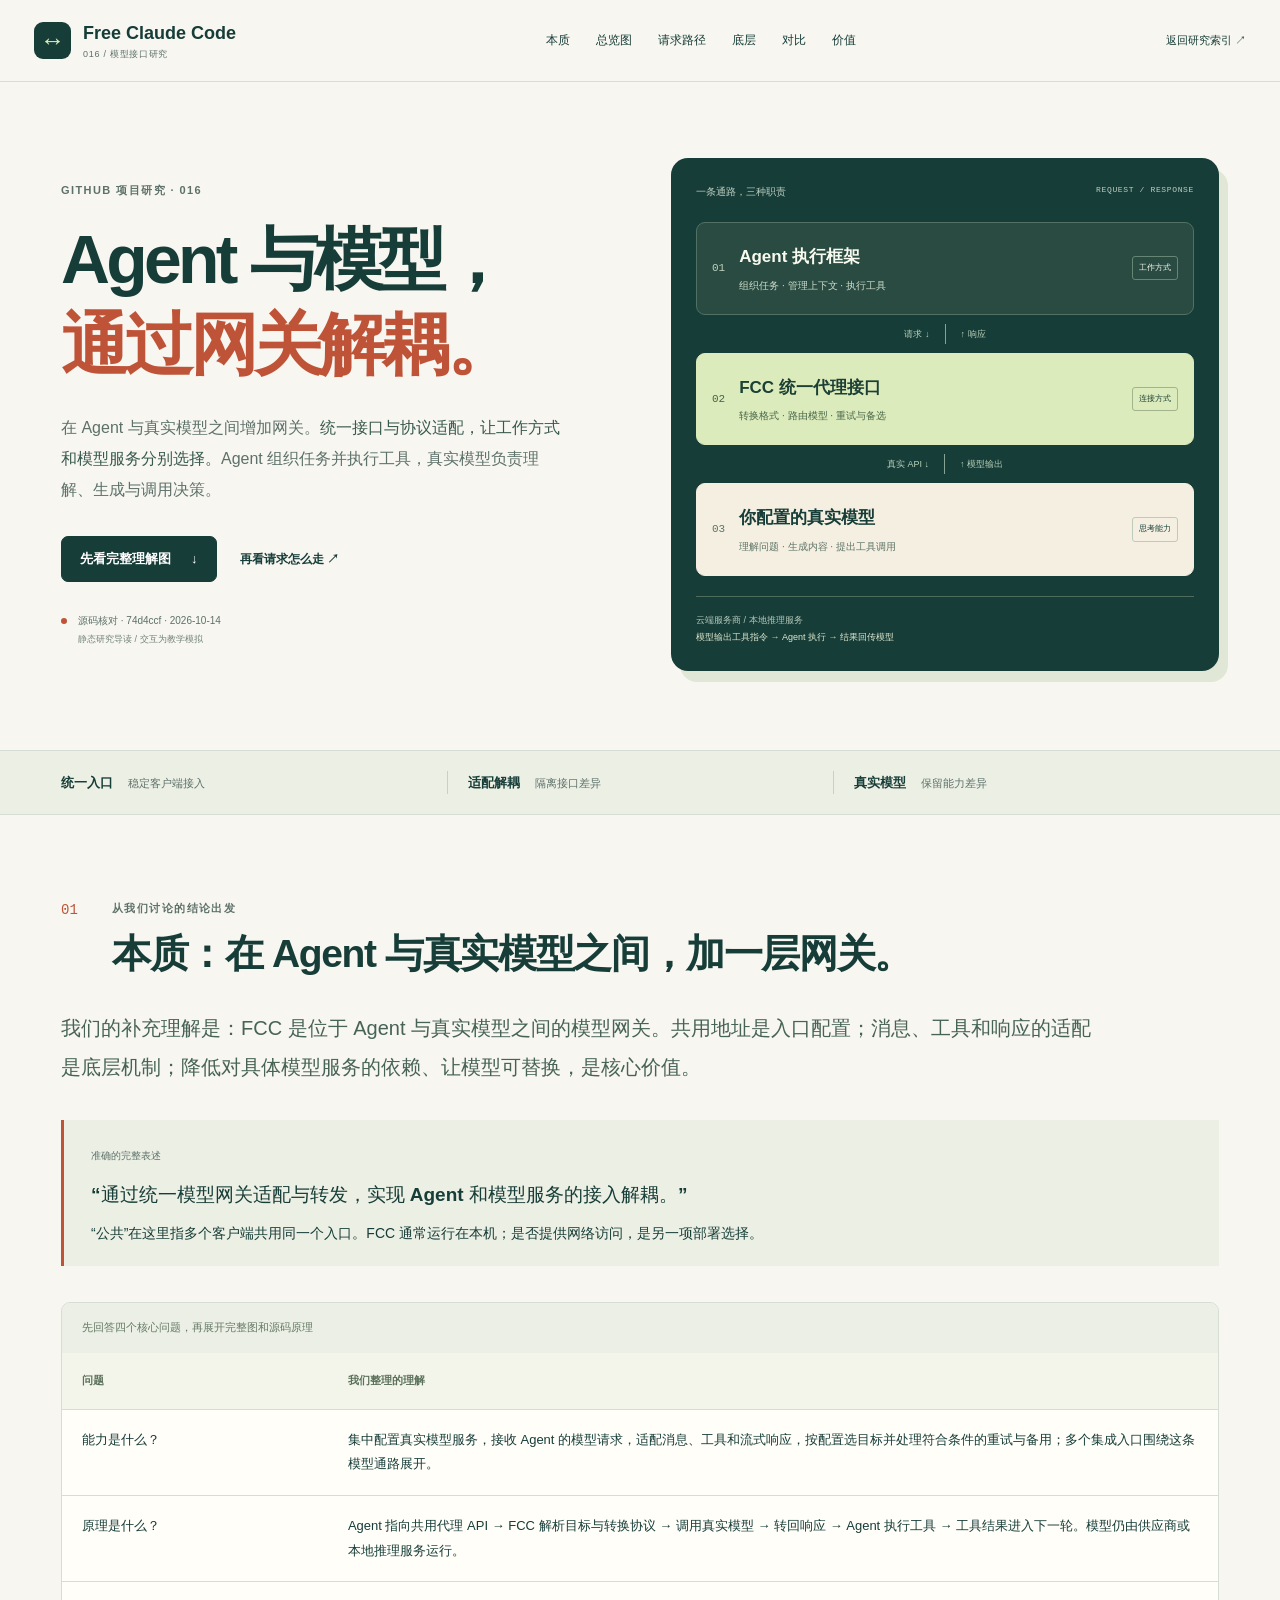
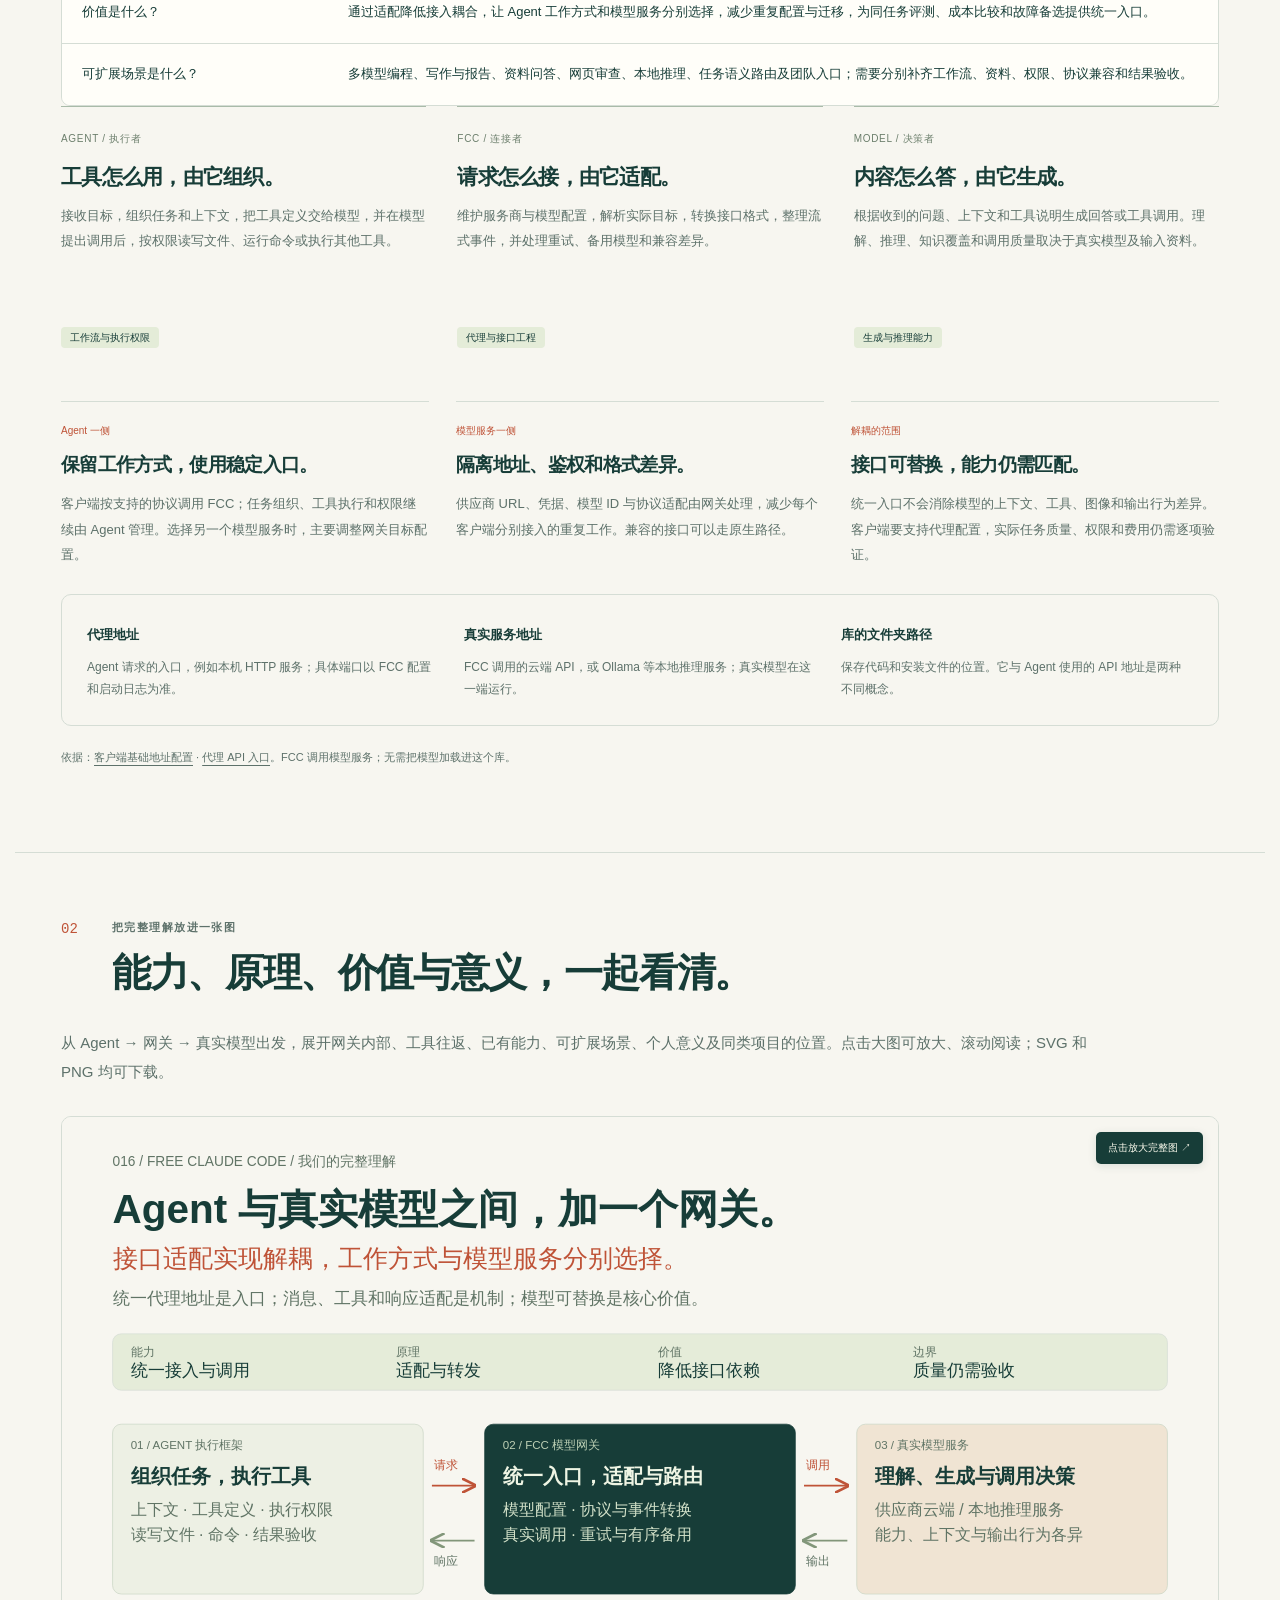
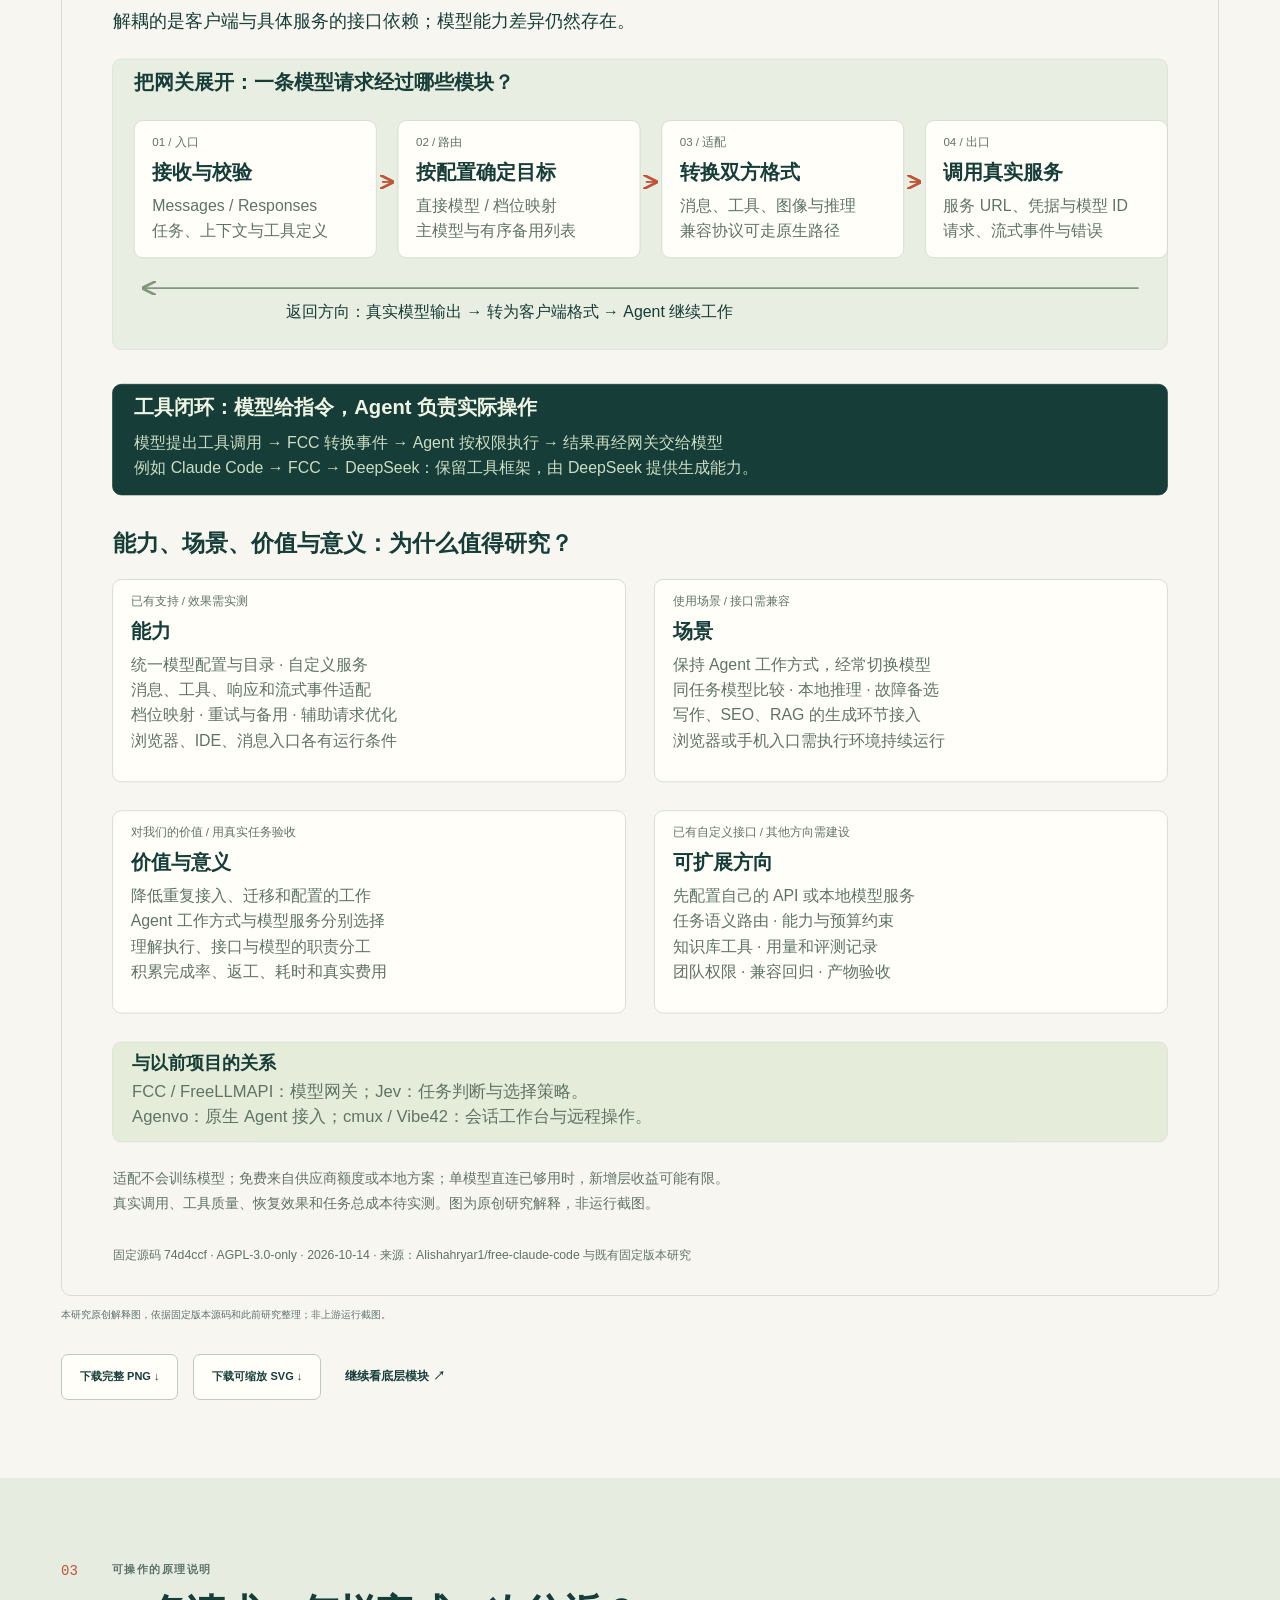
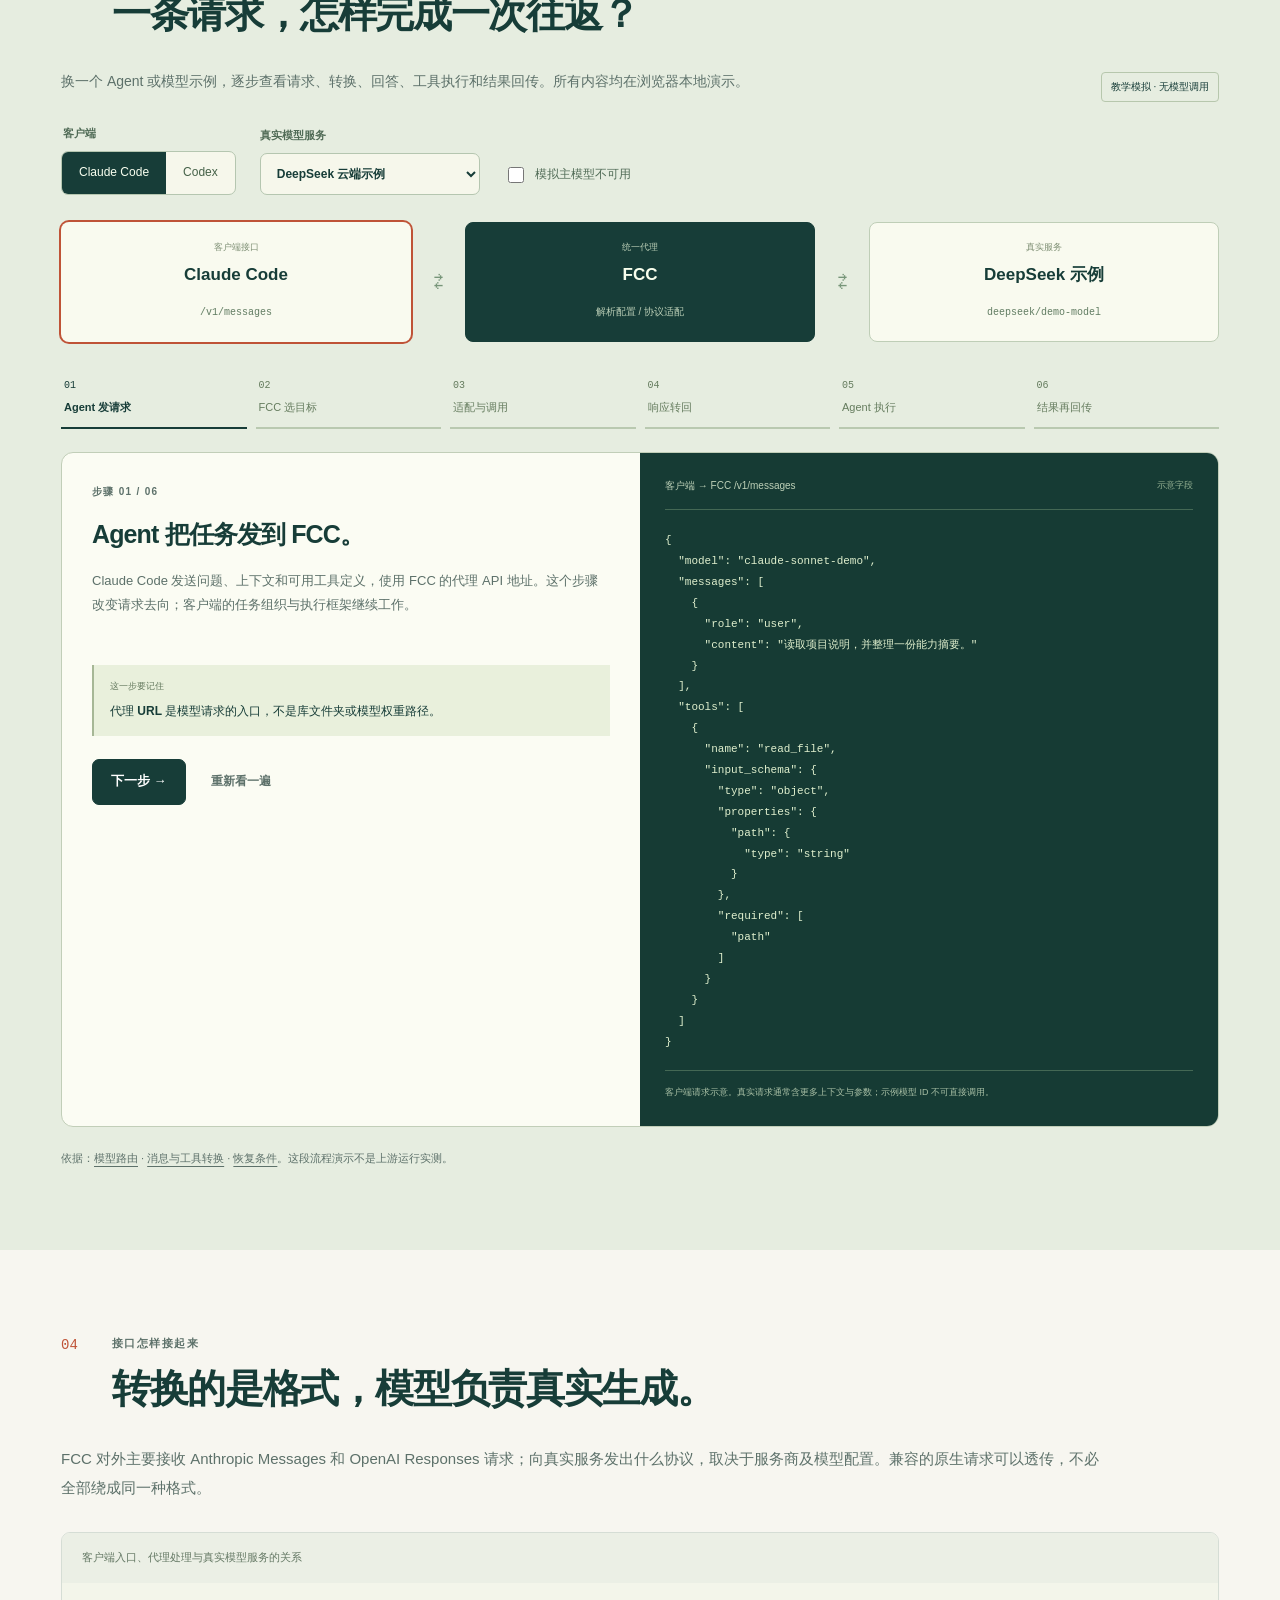
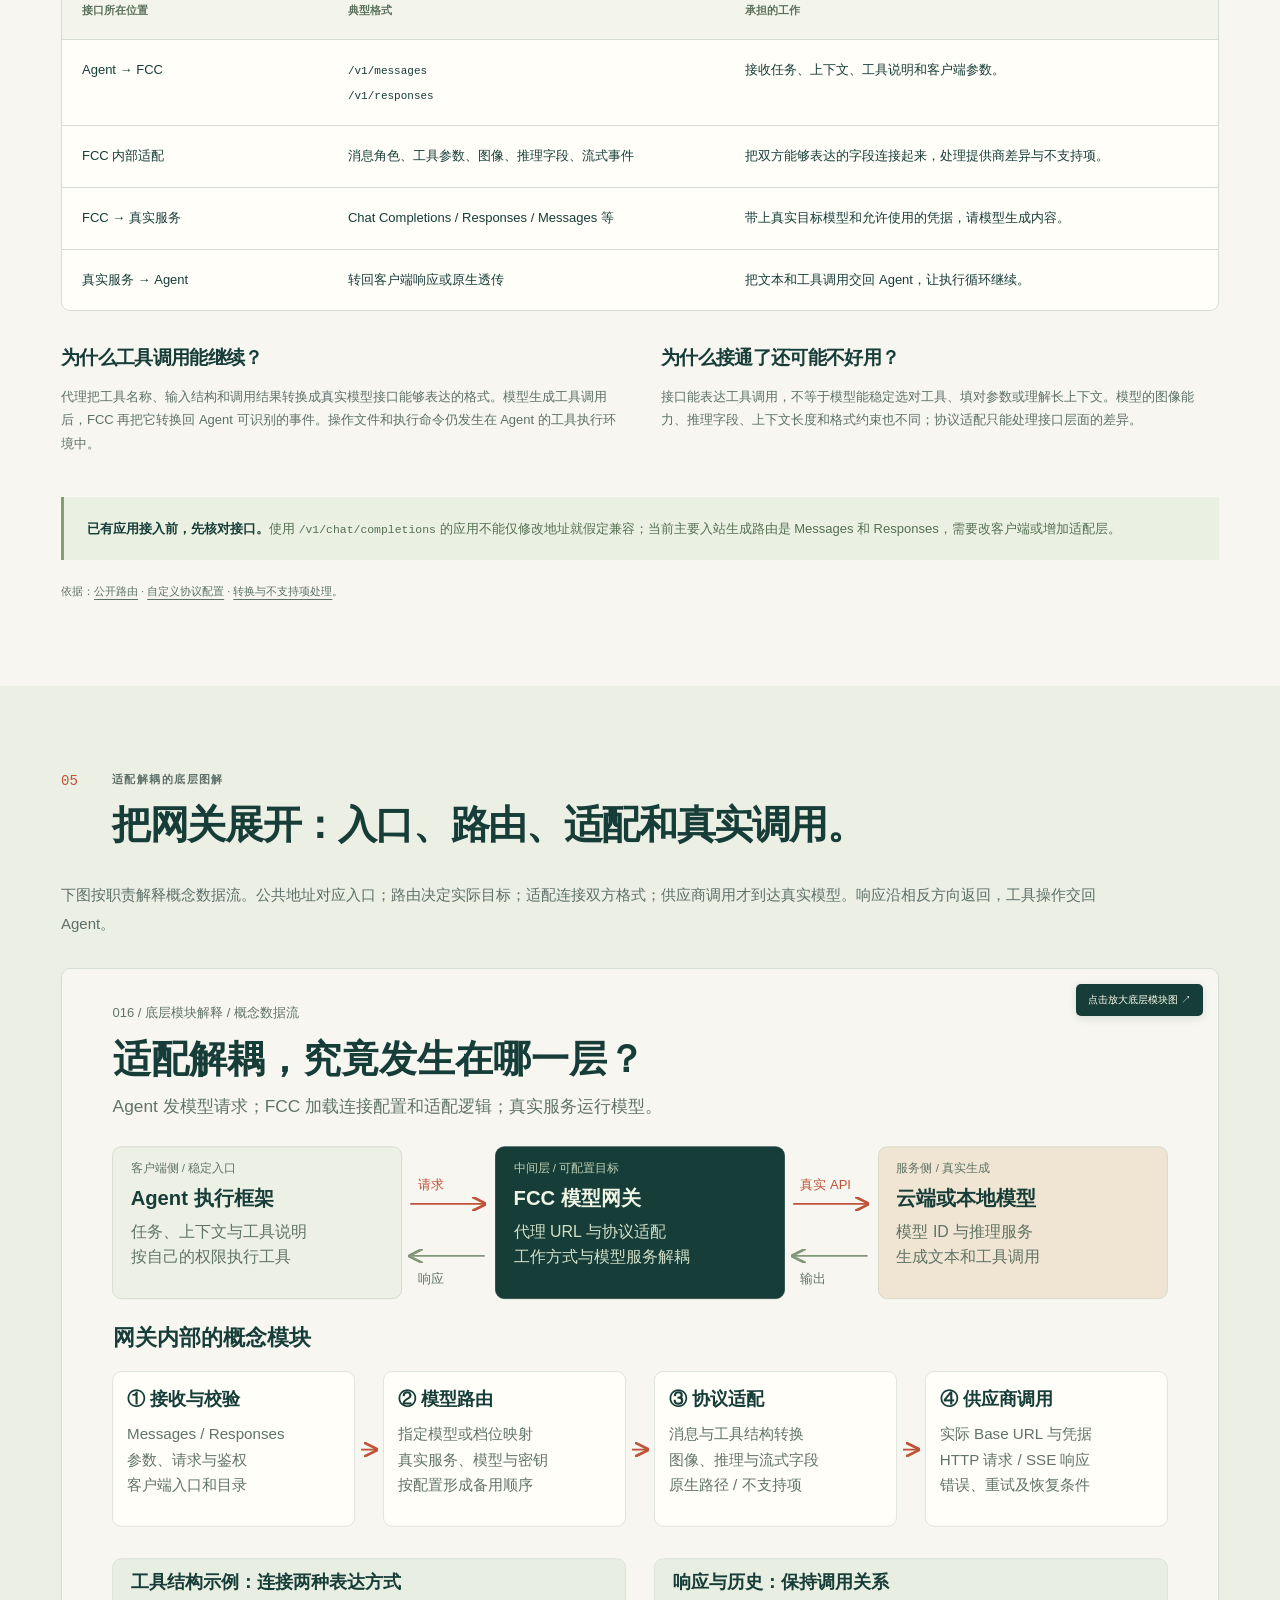
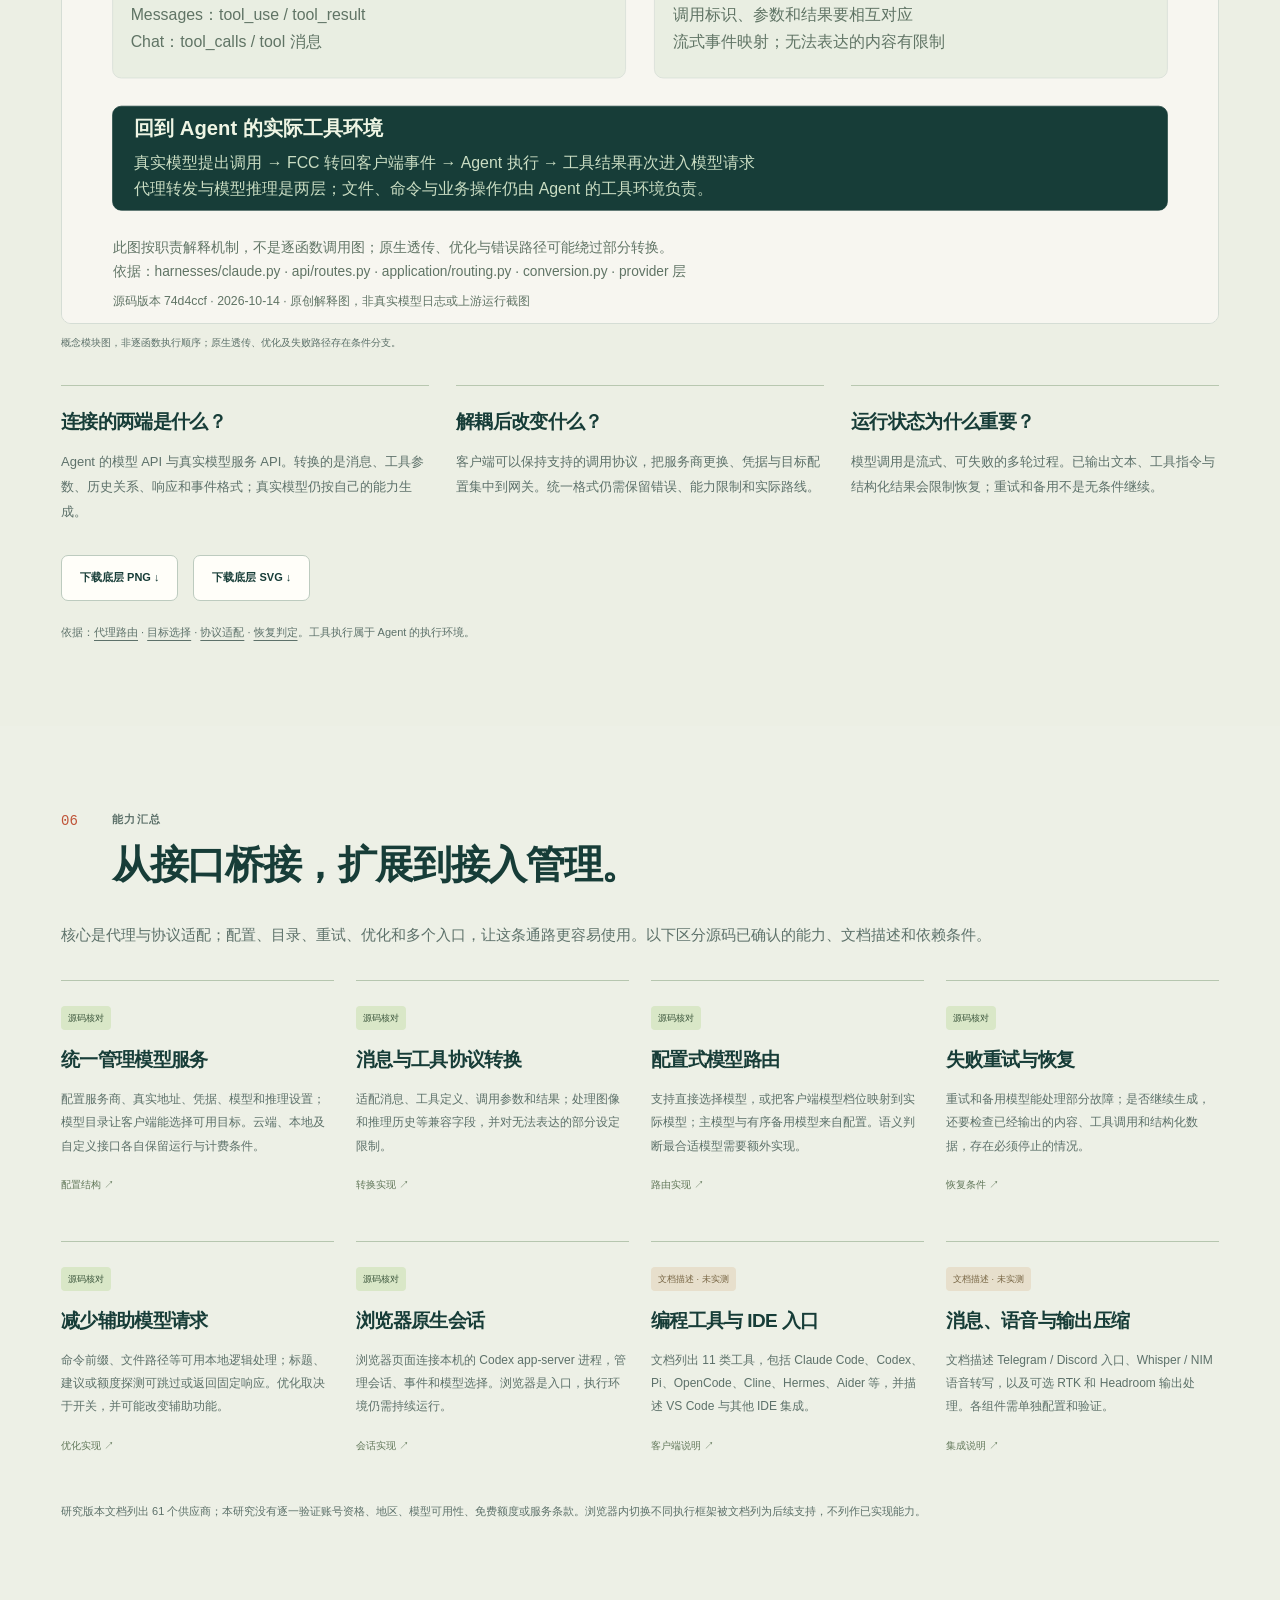
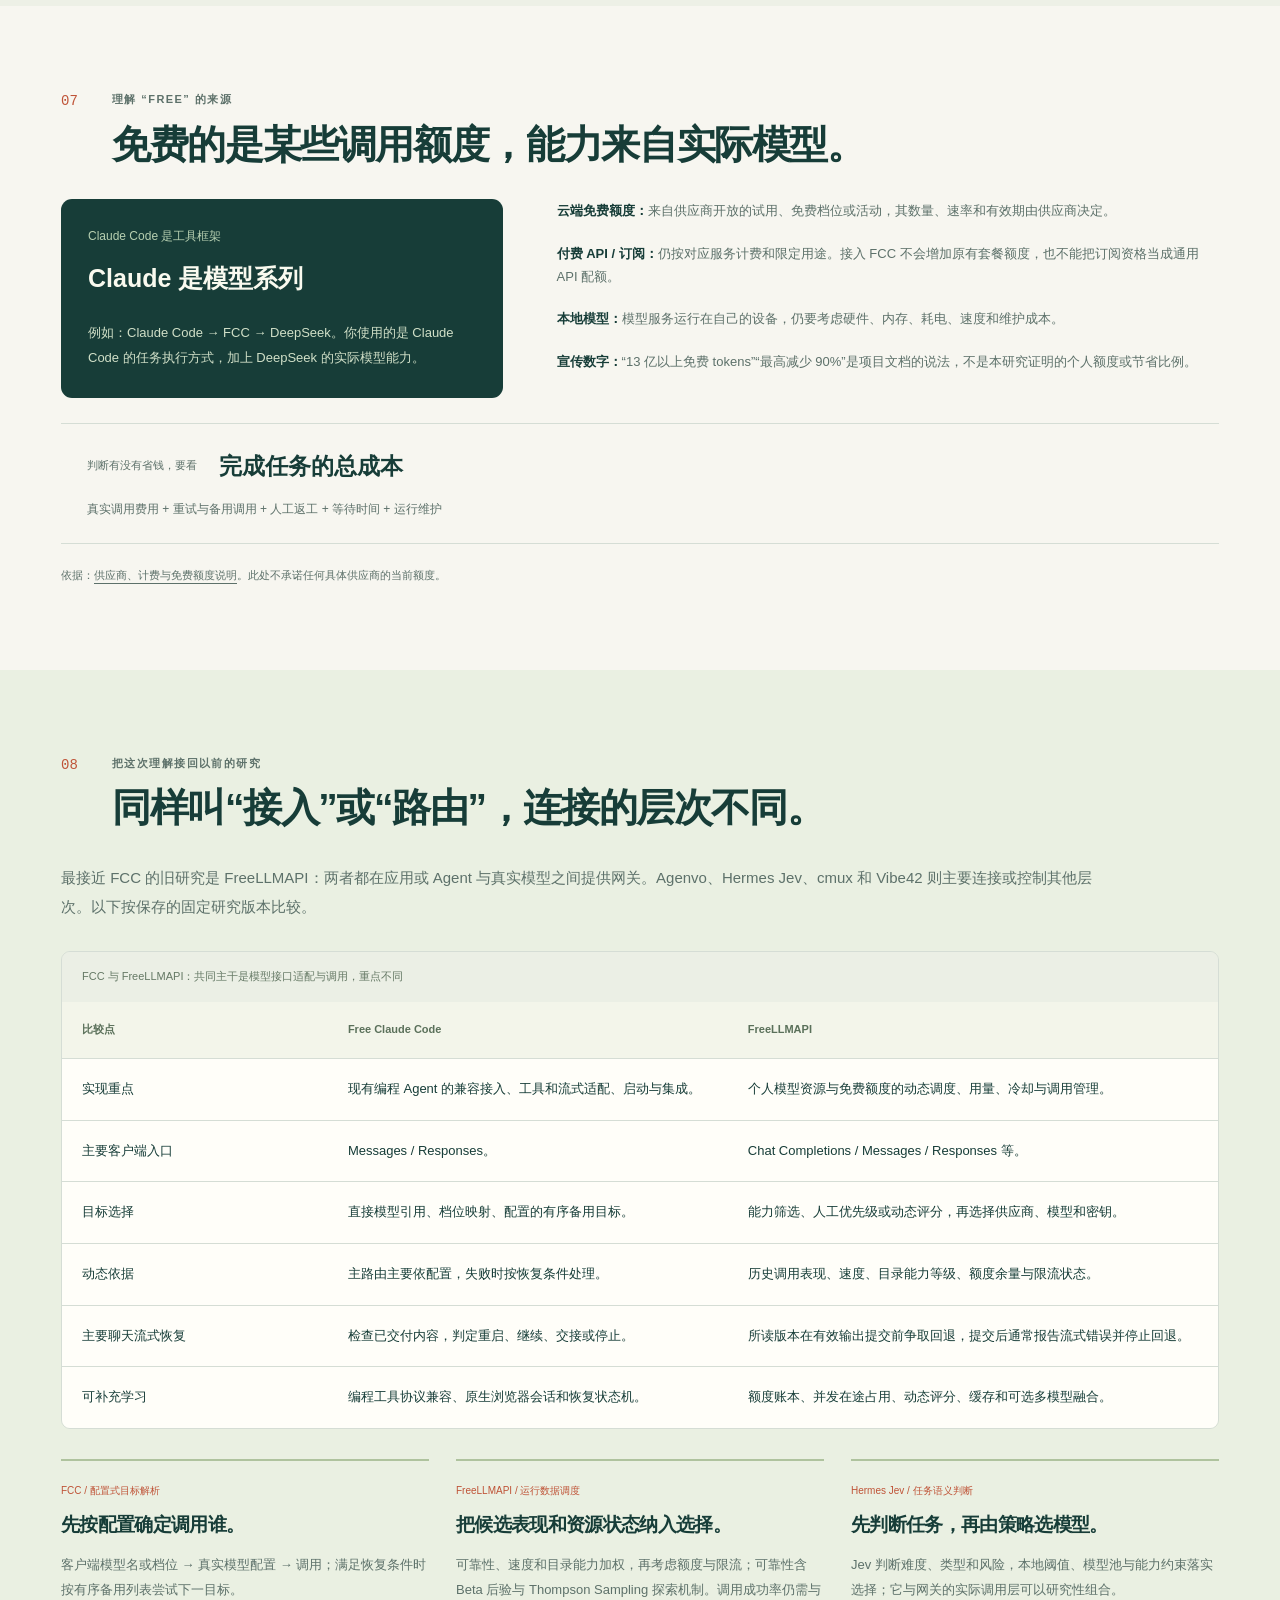
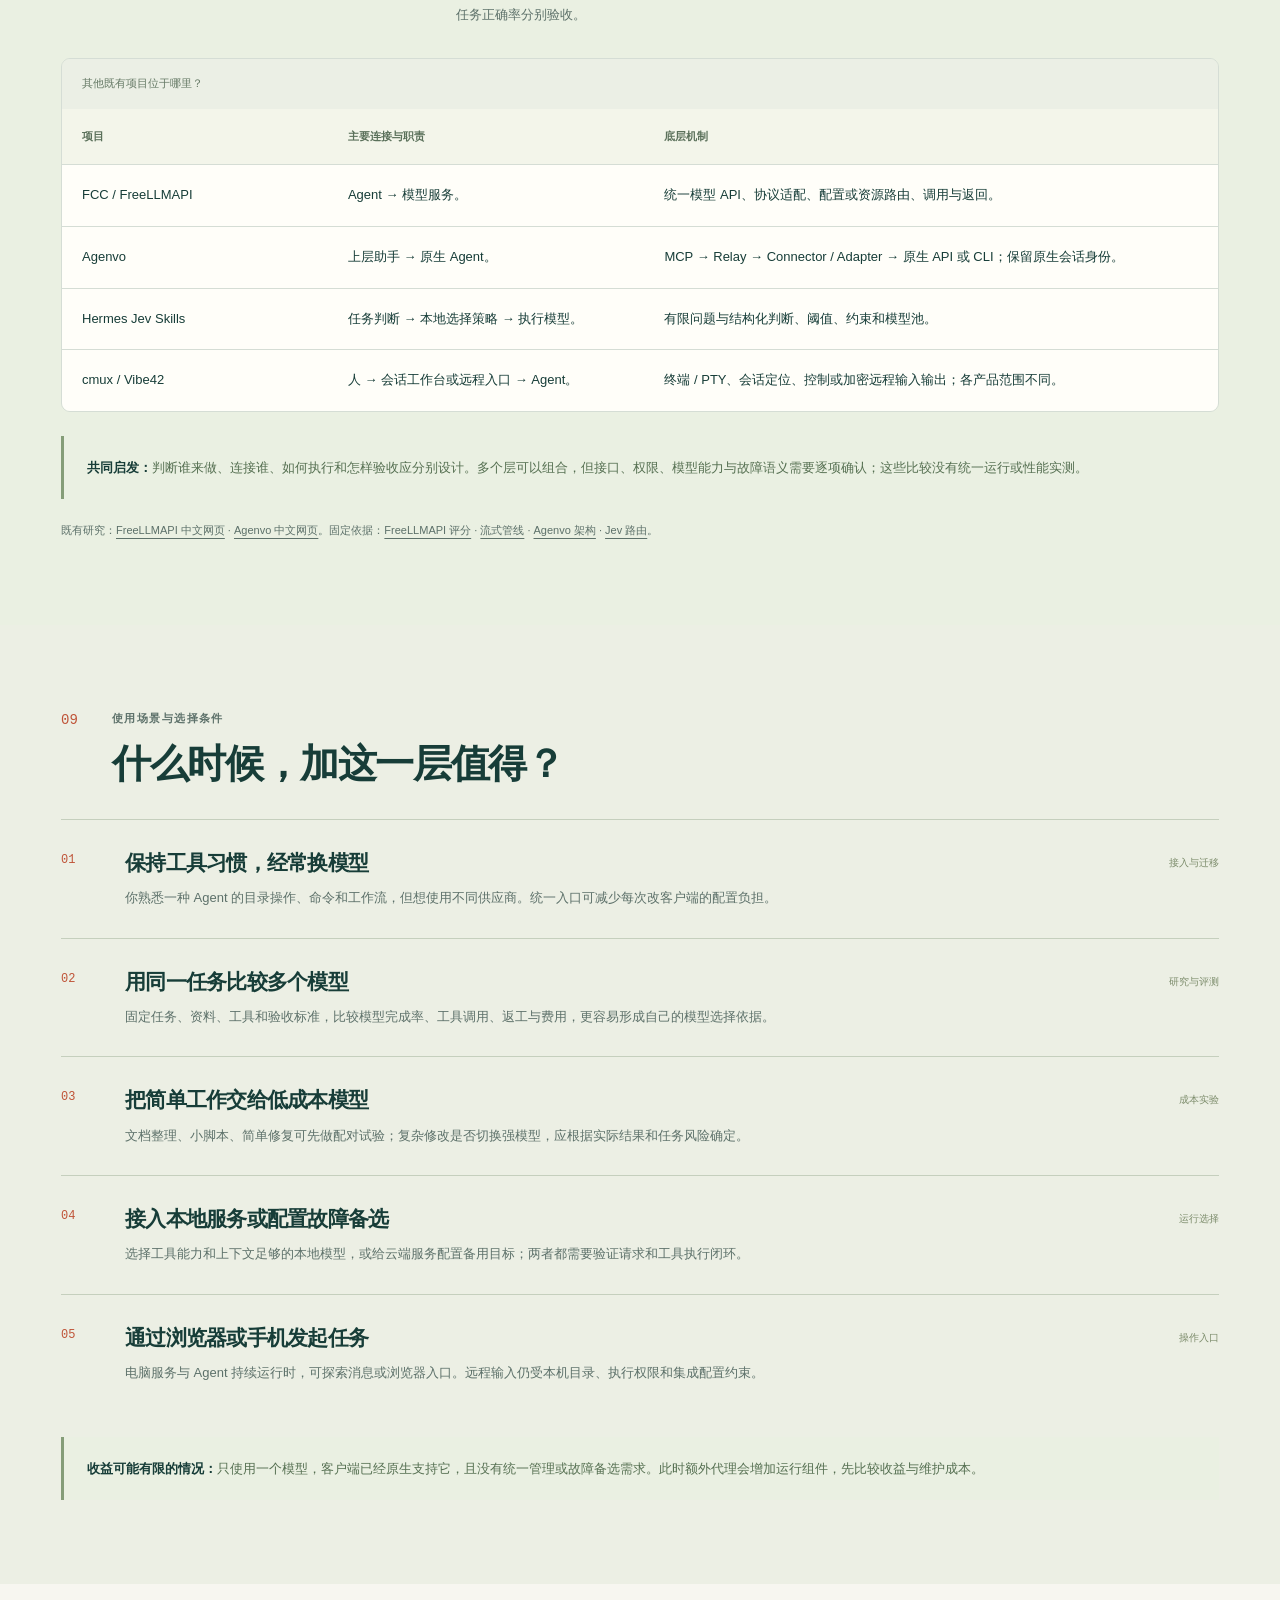
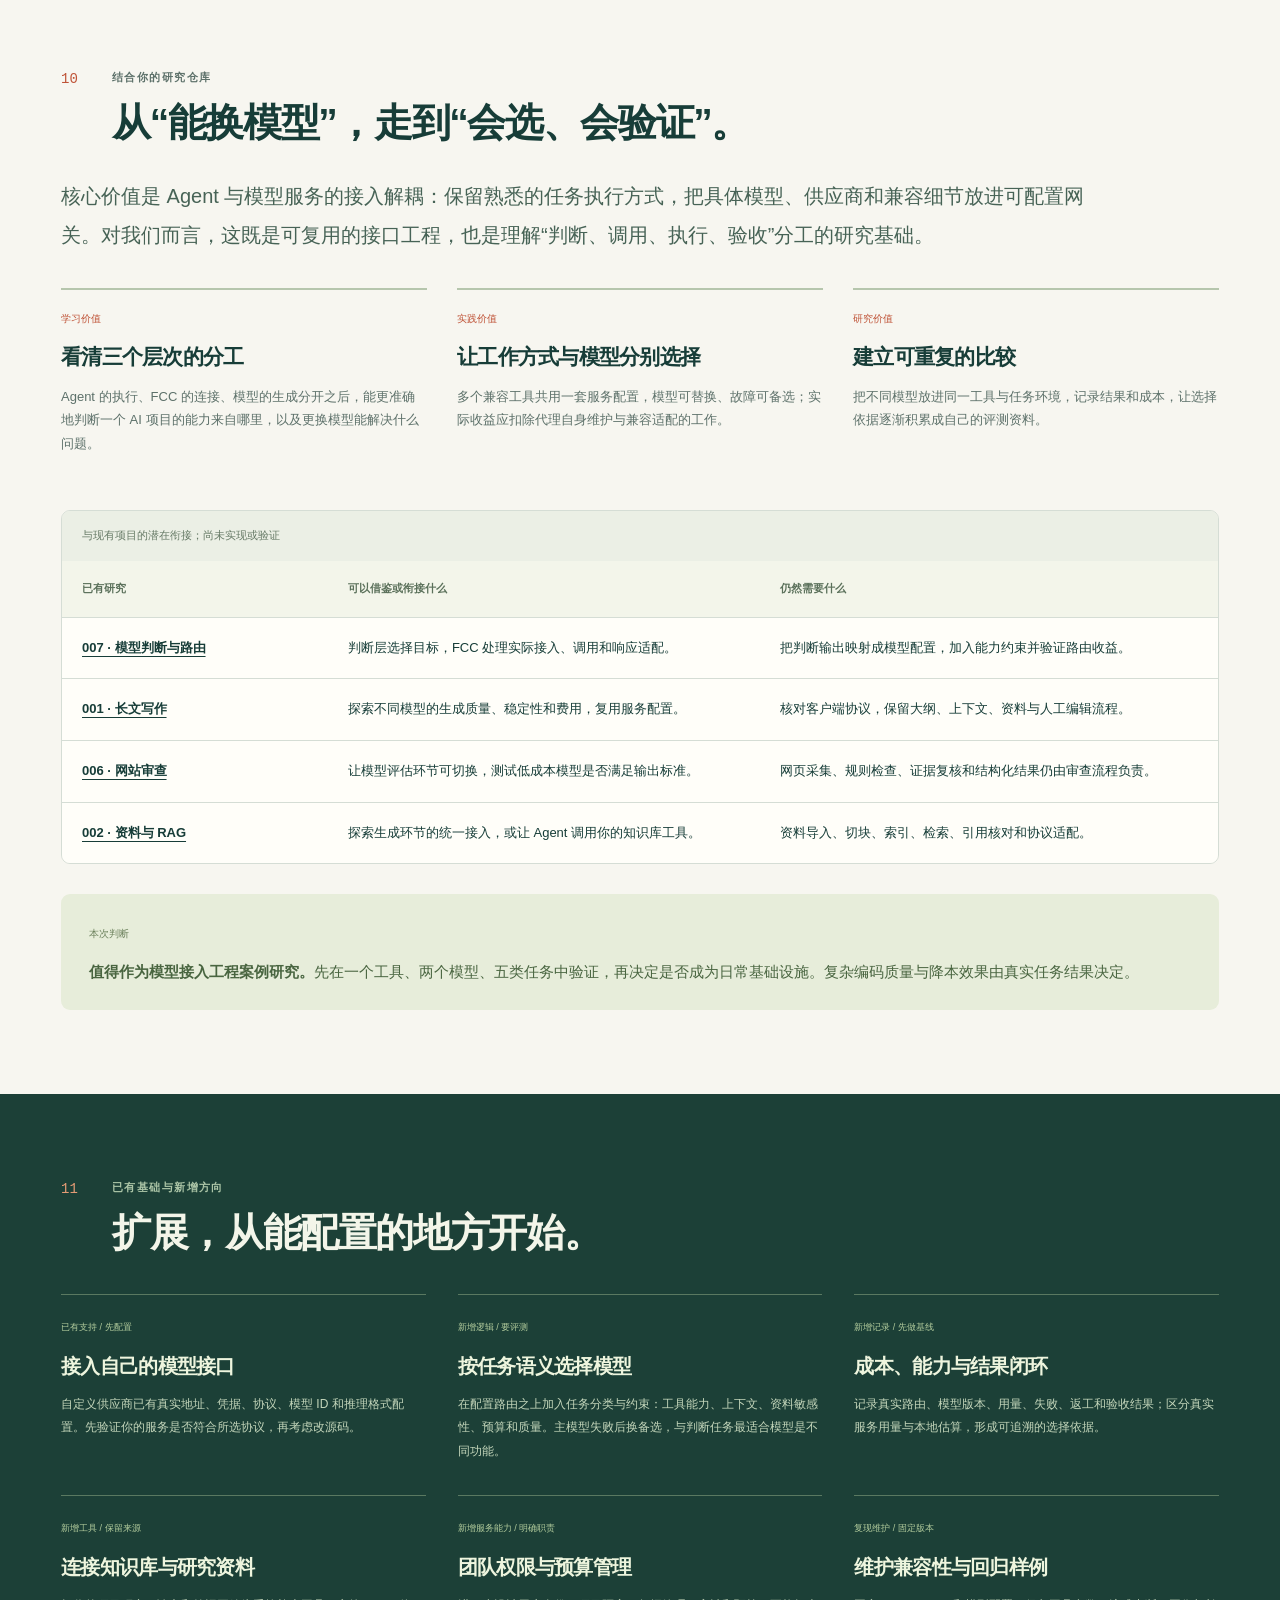
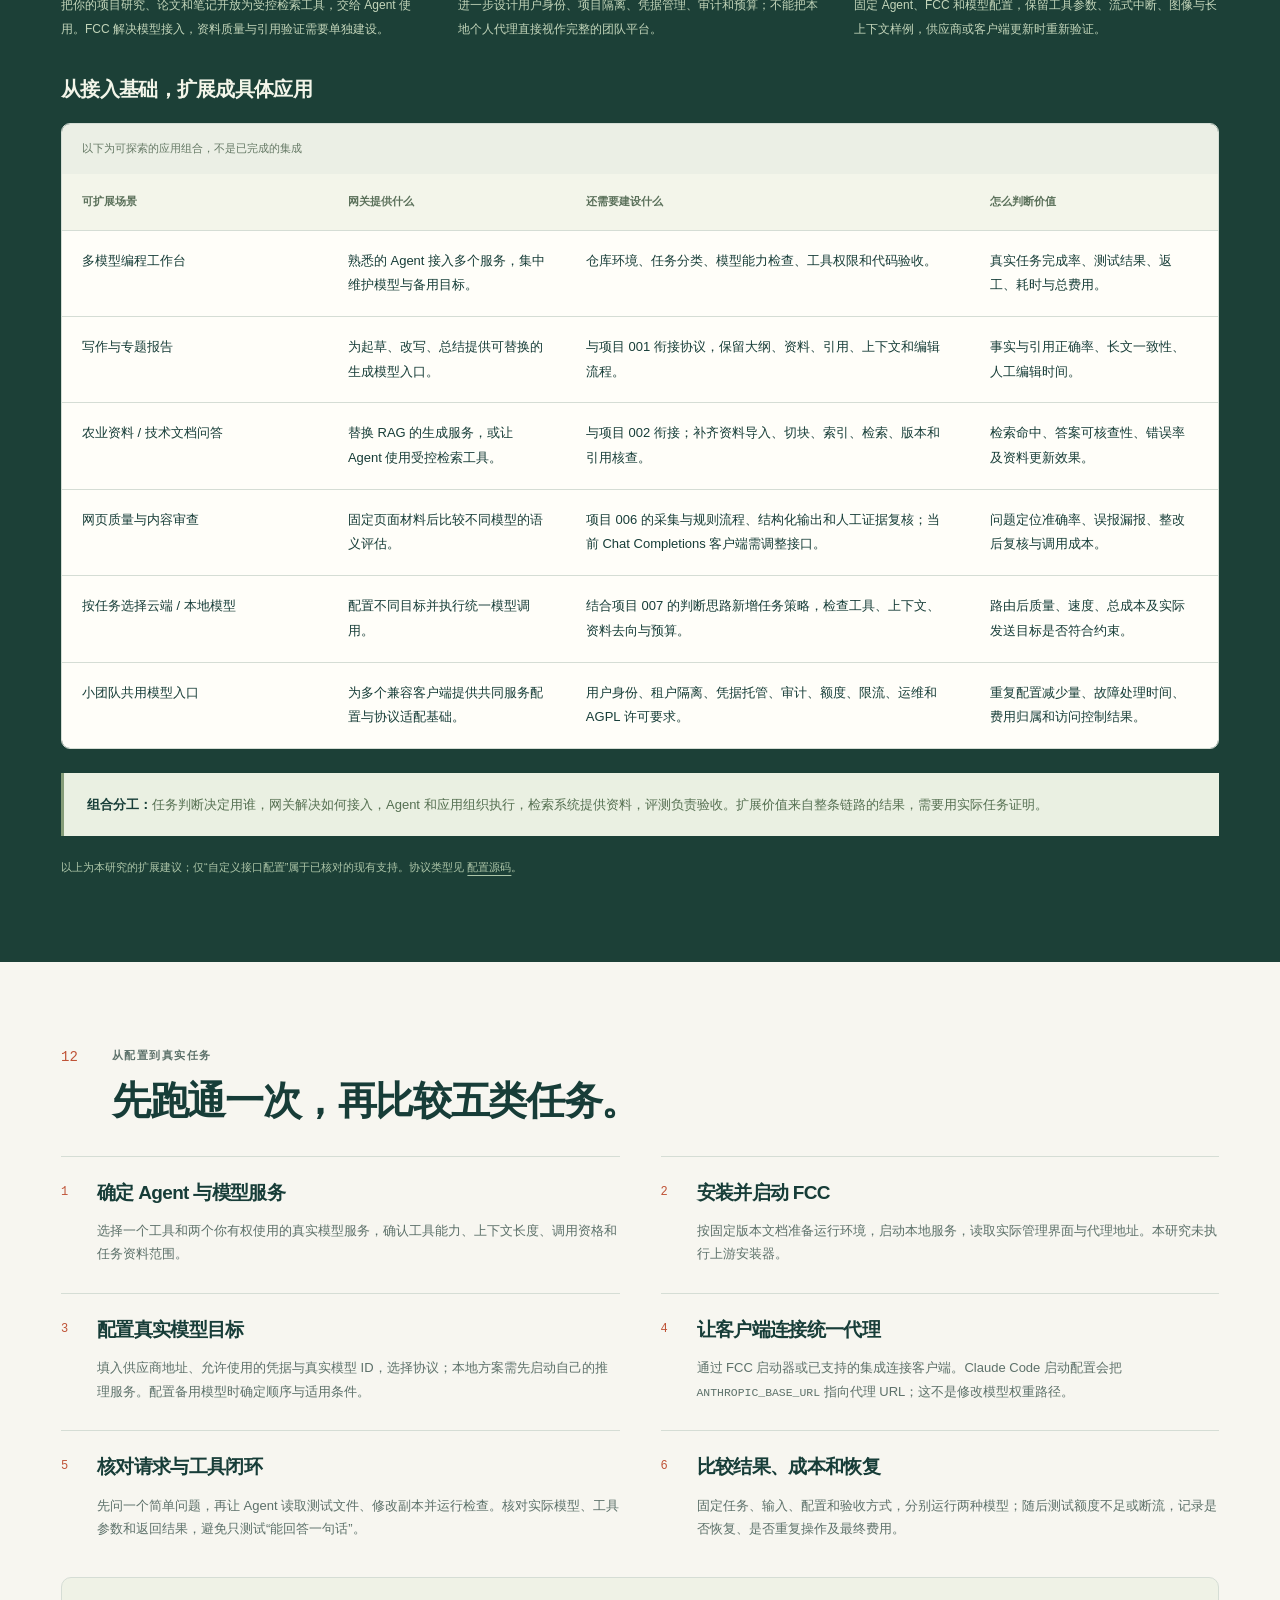
<file: projects/016-free-claude-code/web/index.html>
<!doctype html>
<html lang="zh-CN">
<head>
  <meta charset="utf-8">
  <meta name="viewport" content="width=device-width, initial-scale=1">
  <meta name="description" content="Free Claude Code 中文研究：在 Agent 与真实模型之间增加模型网关，通过统一 API、协议适配与配置路由实现接入解耦。完整引导图解释能力、原理、价值、可扩展场景、旧项目差异与验证边界。">
  <meta name="theme-color" content="#173d38">
  <title>Free Claude Code · 统一入口，真实模型 | 项目 016</title>
  <link rel="stylesheet" href="./styles.css">
  <script src="./app.js" defer></script>
</head>
<body>
<a class="skip-link" href="#main">跳到正文</a>
<header class="site-header">
  <a class="brand" href="#top"><span class="brand-icon" aria-hidden="true">↔</span><span>Free Claude Code<small>016 / 模型接口研究</small></span></a>
  <nav aria-label="章节导航"><a href="#essence">本质</a><a href="#understanding">总览图</a><a href="#request-lab">请求路径</a><a href="#gateway-internals">底层</a><a href="#comparison">对比</a><a href="#value">价值</a></nav>
  <a class="catalog-link" href="../">返回研究索引 ↗</a>
</header>
<main id="main">
  <section id="top" class="hero wrap">
    <div class="hero-copy">
      <p class="eyebrow">GITHUB 项目研究 · 016</p>
      <h1>Agent 与模型，<br><span>通过网关解耦。</span></h1>
      <p class="hero-lead">在 Agent 与真实模型之间增加网关。<strong>统一接口与协议适配，让工作方式和模型服务分别选择。</strong>Agent 组织任务并执行工具，真实模型负责理解、生成与调用决策。</p>
      <div class="hero-actions"><a class="button primary" href="#understanding">先看完整理解图 <span aria-hidden="true">↓</span></a><a class="text-link" href="#request-lab">再看请求怎么走 ↗</a></div>
      <p class="hero-meta"><span class="status-dot" aria-hidden="true"></span>源码核对 · 74d4ccf · 2026-10-14<br><span>静态研究导读 / 交互为教学模拟</span></p>
    </div>
    <figure class="hero-diagram" aria-labelledby="hero-diagram-title">
      <div class="diagram-heading"><span id="hero-diagram-title">一条通路，三种职责</span><span>REQUEST / RESPONSE</span></div>
      <div class="diagram-node agent"><span class="node-index">01</span><div><strong>Agent 执行框架</strong><p>组织任务 · 管理上下文 · 执行工具</p></div><span class="node-tag">工作方式</span></div>
      <div class="diagram-connector"><span>请求 ↓</span><i aria-hidden="true"></i><span>↑ 响应</span></div>
      <div class="diagram-node gateway"><span class="node-index">02</span><div><strong>FCC 统一代理接口</strong><p>转换格式 · 路由模型 · 重试与备选</p></div><span class="node-tag">连接方式</span></div>
      <div class="diagram-connector"><span>真实 API ↓</span><i aria-hidden="true"></i><span>↑ 模型输出</span></div>
      <div class="diagram-node model"><span class="node-index">03</span><div><strong>你配置的真实模型</strong><p>理解问题 · 生成内容 · 提出工具调用</p></div><span class="node-tag">思考能力</span></div>
      <figcaption>云端服务商 / 本地推理服务<br><strong>模型输出工具指令 → Agent 执行 → 结果回传模型</strong></figcaption>
    </figure>
  </section>
  <div class="reading-strip"><div class="wrap strip-inner"><span><b>统一入口</b> 稳定客户端接入</span><span><b>适配解耦</b> 隔离接口差异</span><span><b>真实模型</b> 保留能力差异</span></div></div>

  <section id="essence" class="section wrap">
    <div class="section-heading"><span class="section-number">01</span><div><p class="eyebrow">从我们讨论的结论出发</p><h2>本质：在 Agent 与真实模型之间，加一层网关。</h2></div></div>
    <p class="large-copy">我们的补充理解是：FCC 是位于 Agent 与真实模型之间的模型网关。共用地址是入口配置；消息、工具和响应的适配是底层机制；降低对具体模型服务的依赖、让模型可替换，是核心价值。</p>
    <div class="definition-box"><span>准确的完整表述</span><p><strong>“通过统一模型网关适配与转发，实现 Agent 和模型服务的接入解耦。”</strong></p><p>“公共”在这里指多个客户端共用同一个入口。FCC 通常运行在本机；是否提供网络访问，是另一项部署选择。</p></div>
    <div class="table-scroll"><table><caption>先回答四个核心问题，再展开完整图和源码原理</caption><thead><tr><th>问题</th><th>我们整理的理解</th></tr></thead><tbody>
      <tr><td>能力是什么？</td><td>集中配置真实模型服务，接收 Agent 的模型请求，适配消息、工具和流式响应，按配置选目标并处理符合条件的重试与备用；多个集成入口围绕这条模型通路展开。</td></tr>
      <tr><td>原理是什么？</td><td>Agent 指向共用代理 API → FCC 解析目标与转换协议 → 调用真实模型 → 转回响应 → Agent 执行工具 → 工具结果进入下一轮。模型仍由供应商或本地推理服务运行。</td></tr>
      <tr><td>价值是什么？</td><td>通过适配降低接入耦合，让 Agent 工作方式和模型服务分别选择，减少重复配置与迁移，为同任务评测、成本比较和故障备选提供统一入口。</td></tr>
      <tr><td>可扩展场景是什么？</td><td>多模型编程、写作与报告、资料问答、网页审查、本地推理、任务语义路由及团队入口；需要分别补齐工作流、资料、权限、协议兼容和结果验收。</td></tr>
    </tbody></table></div>
    <div class="role-grid">
      <article><p class="role-kicker">AGENT / 执行者</p><h3>工具怎么用，由它组织。</h3><p>接收目标，组织任务和上下文，把工具定义交给模型，并在模型提出调用后，按权限读写文件、运行命令或执行其他工具。</p><span class="role-label">工作流与执行权限</span></article>
      <article><p class="role-kicker">FCC / 连接者</p><h3>请求怎么接，由它适配。</h3><p>维护服务商与模型配置，解析实际目标，转换接口格式，整理流式事件，并处理重试、备用模型和兼容差异。</p><span class="role-label">代理与接口工程</span></article>
      <article><p class="role-kicker">MODEL / 决策者</p><h3>内容怎么答，由它生成。</h3><p>根据收到的问题、上下文和工具说明生成回答或工具调用。理解、推理、知识覆盖和调用质量取决于真实模型及输入资料。</p><span class="role-label">生成与推理能力</span></article>
    </div>
    <div class="decoupling-grid">
      <article><span>Agent 一侧</span><h3>保留工作方式，使用稳定入口。</h3><p>客户端按支持的协议调用 FCC；任务组织、工具执行和权限继续由 Agent 管理。选择另一个模型服务时，主要调整网关目标配置。</p></article>
      <article><span>模型服务一侧</span><h3>隔离地址、鉴权和格式差异。</h3><p>供应商 URL、凭据、模型 ID 与协议适配由网关处理，减少每个客户端分别接入的重复工作。兼容的接口可以走原生路径。</p></article>
      <article><span>解耦的范围</span><h3>接口可替换，能力仍需匹配。</h3><p>统一入口不会消除模型的上下文、工具、图像和输出行为差异。客户端要支持代理配置，实际任务质量、权限和费用仍需逐项验证。</p></article>
    </div>
    <div class="clarification-grid">
      <div><strong>代理地址</strong><p>Agent 请求的入口，例如本机 HTTP 服务；具体端口以 FCC 配置和启动日志为准。</p></div>
      <div><strong>真实服务地址</strong><p>FCC 调用的云端 API，或 Ollama 等本地推理服务；真实模型在这一端运行。</p></div>
      <div><strong>库的文件夹路径</strong><p>保存代码和安装文件的位置。它与 Agent 使用的 API 地址是两种不同概念。</p></div>
    </div>
    <p class="source-note">依据：<a data-source="harnesses/claude.py" href="https://github.com/Alishahryar1/free-claude-code/blob/74d4ccfde724f7416fa2a728d594d704dddc7c94/src/free_claude_code/harnesses/claude.py">客户端基础地址配置</a> · <a data-source="api/routes.py" href="https://github.com/Alishahryar1/free-claude-code/blob/74d4ccfde724f7416fa2a728d594d704dddc7c94/src/free_claude_code/api/routes.py">代理 API 入口</a>。FCC 调用模型服务；无需把模型加载进这个库。</p>
  </section>

  <section id="understanding" class="section overview-section wrap" aria-labelledby="overview-title">
    <div class="section-heading"><span class="section-number">02</span><div><p class="eyebrow">把完整理解放进一张图</p><h2 id="overview-title">能力、原理、价值与意义，一起看清。</h2></div></div>
    <p class="section-lead">从 Agent → 网关 → 真实模型出发，展开网关内部、工具往返、已有能力、可扩展场景、个人意义及同类项目的位置。点击大图可放大、滚动阅读；SVG 和 PNG 均可下载。</p>
    <figure><a class="diagram-open" data-diagram="./assets/understanding-overview.svg" data-title="适配解耦：完整理解总览" data-width="1600" href="./assets/understanding-overview.svg"><img src="./assets/understanding-overview.svg" width="1600" height="2460" loading="lazy" alt="完整理解总览：在 Agent 与真实模型中间增加 FCC 网关，通过统一入口、协议适配与配置路由实现接入解耦；图中汇总底层模块、工具闭环、能力、场景、价值、意义、扩展和同类定位。"><span>点击放大完整图 ↗</span></a><figcaption>本研究原创解释图，依据固定版本源码和此前研究整理；非上游运行截图。</figcaption></figure>
    <div class="download-row"><a class="button" href="./assets/understanding-overview.png" download="fcc-understanding-overview.png">下载完整 PNG ↓</a><a class="button" href="./assets/understanding-overview.svg" download="fcc-understanding-overview.svg">下载可缩放 SVG ↓</a><a class="text-link" href="#gateway-internals">继续看底层模块 ↗</a></div>
  </section>

  <section id="request-lab" class="lab-section">
    <div class="wrap">
      <div class="section-heading"><span class="section-number">03</span><div><p class="eyebrow">可操作的原理说明</p><h2>一条请求，怎样完成一次往返？</h2></div></div>
      <div class="section-intro"><p>换一个 Agent 或模型示例，逐步查看请求、转换、回答、工具执行和结果回传。所有内容均在浏览器本地演示。</p><span class="demo-badge">教学模拟 · 无模型调用</span></div>
      <div class="lab-controls">
        <fieldset><legend>客户端</legend><div class="segmented"><button type="button" data-agent="claude" aria-pressed="true">Claude Code</button><button type="button" data-agent="codex" aria-pressed="false">Codex</button></div></fieldset>
        <label class="model-control" for="model-select">真实模型服务<select id="model-select"><option value="deepseek">DeepSeek 云端示例</option><option value="ollama">Ollama 本地示例</option><option value="custom">自定义接口示例</option></select></label>
        <label class="fallback-control"><input id="fallback-toggle" type="checkbox">模拟主模型不可用</label>
      </div>
      <div class="route-map" aria-label="当前请求经过的三个角色">
        <div id="route-agent"><small>客户端接口</small><strong id="agent-label">Claude Code</strong><code id="ingress-label">/v1/messages</code></div><span aria-hidden="true">⇄</span><div class="route-proxy"><small>统一代理</small><strong>FCC</strong><span>解析配置 / 协议适配</span></div><span aria-hidden="true">⇄</span><div id="route-model"><small>真实服务</small><strong id="model-label">DeepSeek 示例</strong><code id="target-label">deepseek/demo-model</code></div>
      </div>
      <ol class="step-tabs" aria-label="请求流程步骤">
        <li><button type="button" data-step="0" aria-current="step"><span>01</span>Agent 发请求</button></li><li><button type="button" data-step="1"><span>02</span>FCC 选目标</button></li><li><button type="button" data-step="2"><span>03</span>适配与调用</button></li><li><button type="button" data-step="3"><span>04</span>响应转回</button></li><li><button type="button" data-step="4"><span>05</span>Agent 执行</button></li><li><button type="button" data-step="5"><span>06</span>结果再回传</button></li>
      </ol>
      <div class="lab-workspace">
        <div class="step-explanation" aria-live="polite" aria-atomic="true"><p id="step-eyebrow" class="eyebrow">步骤 01 / 06</p><h3 id="step-title">Agent 把任务发到 FCC。</h3><p id="step-description">请求包括问题、已有上下文和可用工具定义。客户端使用的基础地址是 FCC 的代理地址，而不是直接连接原来的默认模型服务。</p><div class="step-takeaway"><span>这一步要记住</span><strong id="step-takeaway">改变的是模型请求的去向；Agent 的执行框架继续工作。</strong></div><div class="lab-actions"><button id="next-step" class="button primary" type="button">下一步 →</button><button id="reset-lab" class="text-button" type="button">重新看一遍</button></div></div>
        <div class="protocol-panel"><div class="panel-heading"><span id="payload-label">客户端 → 统一入口</span><span>示意字段</span></div><pre id="request-payload" tabindex="0" aria-label="本步骤请求或响应的教学示例"></pre><p id="payload-note" class="payload-note">示例省略部分字段；demo-model 为教学标识，不是可直接调用的模型名称。</p></div>
      </div>
      <div id="fallback-note" class="fallback-note" hidden><strong>故障切换也有条件。</strong>这里演示“尚未输出内容时尝试预先配置的备用模型”。真实代码还会检查已输出文本、工具调用及结构化结果，再决定重启、续写、交接或停止。备选模型也可能消耗额度。</div>
      <p class="source-note">依据：<a data-source="application/routing.py" href="https://github.com/Alishahryar1/free-claude-code/blob/74d4ccfde724f7416fa2a728d594d704dddc7c94/src/free_claude_code/application/routing.py">模型路由</a> · <a data-source="core/anthropic/conversion.py" href="https://github.com/Alishahryar1/free-claude-code/blob/74d4ccfde724f7416fa2a728d594d704dddc7c94/src/free_claude_code/core/anthropic/conversion.py">消息与工具转换</a> · <a data-source="core/stream_recovery.py" href="https://github.com/Alishahryar1/free-claude-code/blob/74d4ccfde724f7416fa2a728d594d704dddc7c94/src/free_claude_code/core/stream_recovery.py">恢复条件</a>。这段流程演示不是上游运行实测。</p>
      <noscript><p class="noscript-note">交互需要 JavaScript。完整原理：Agent 请求 → FCC 解析目标 → 适配并调用真实模型 → 响应转回 → Agent 执行工具 → 工具结果再次交给模型。下方研究正文仍可直接阅读。</p></noscript>
    </div>
  </section>

  <section id="protocols" class="section wrap">
    <div class="section-heading"><span class="section-number">04</span><div><p class="eyebrow">接口怎样接起来</p><h2>转换的是格式，模型负责真实生成。</h2></div></div>
    <p class="section-lead">FCC 对外主要接收 Anthropic Messages 和 OpenAI Responses 请求；向真实服务发出什么协议，取决于服务商及模型配置。兼容的原生请求可以透传，不必全部绕成同一种格式。</p>
    <div class="table-scroll"><table><caption>客户端入口、代理处理与真实模型服务的关系</caption><thead><tr><th>接口所在位置</th><th>典型格式</th><th>承担的工作</th></tr></thead><tbody><tr><td>Agent → FCC</td><td><code>/v1/messages</code><br><code>/v1/responses</code></td><td>接收任务、上下文、工具说明和客户端参数。</td></tr><tr><td>FCC 内部适配</td><td>消息角色、工具参数、图像、推理字段、流式事件</td><td>把双方能够表达的字段连接起来，处理提供商差异与不支持项。</td></tr><tr><td>FCC → 真实服务</td><td>Chat Completions / Responses / Messages 等</td><td>带上真实目标模型和允许使用的凭据，请模型生成内容。</td></tr><tr><td>真实服务 → Agent</td><td>转回客户端响应或原生透传</td><td>把文本和工具调用交回 Agent，让执行循环继续。</td></tr></tbody></table></div>
    <div class="two-column text-columns"><article><h3>为什么工具调用能继续？</h3><p>代理把工具名称、输入结构和调用结果转换成真实模型接口能够表达的格式。模型生成工具调用后，FCC 再把它转换回 Agent 可识别的事件。操作文件和执行命令仍发生在 Agent 的工具执行环境中。</p></article><article><h3>为什么接通了还可能不好用？</h3><p>接口能表达工具调用，不等于模型能稳定选对工具、填对参数或理解长上下文。模型的图像能力、推理字段、上下文长度和格式约束也不同；协议适配只能处理接口层面的差异。</p></article></div>
    <div class="inline-note"><strong>已有应用接入前，先核对接口。</strong>使用 <code>/v1/chat/completions</code> 的应用不能仅修改地址就假定兼容；当前主要入站生成路由是 Messages 和 Responses，需要改客户端或增加适配层。</div>
    <p class="source-note">依据：<a data-source="api/routes.py" href="https://github.com/Alishahryar1/free-claude-code/blob/74d4ccfde724f7416fa2a728d594d704dddc7c94/src/free_claude_code/api/routes.py">公开路由</a> · <a data-source="config/custom_providers.py" href="https://github.com/Alishahryar1/free-claude-code/blob/74d4ccfde724f7416fa2a728d594d704dddc7c94/src/free_claude_code/config/custom_providers.py">自定义协议配置</a> · <a data-source="core/anthropic/conversion.py" href="https://github.com/Alishahryar1/free-claude-code/blob/74d4ccfde724f7416fa2a728d594d704dddc7c94/src/free_claude_code/core/anthropic/conversion.py">转换与不支持项处理</a>。</p>
  </section>

  <section id="gateway-internals" class="section internals-section"><div class="wrap">
    <div class="section-heading"><span class="section-number">05</span><div><p class="eyebrow">适配解耦的底层图解</p><h2>把网关展开：入口、路由、适配和真实调用。</h2></div></div>
    <p class="section-lead">下图按职责解释概念数据流。公共地址对应入口；路由决定实际目标；适配连接双方格式；供应商调用才到达真实模型。响应沿相反方向返回，工具操作交回 Agent。</p>
    <figure class="internals-figure"><a class="diagram-open" data-diagram="./assets/gateway-internals.svg" data-title="网关底层：协议适配与工具闭环" data-width="1600" href="./assets/gateway-internals.svg"><img src="./assets/gateway-internals.svg" width="1600" height="1320" loading="lazy" alt="FCC 底层模块图：Agent 的模型请求进入代理接口，经过接收校验、配置路由、消息与工具协议适配及供应商调用；模型输出转回客户端，Agent 执行工具并回传结果。"><span>点击放大底层模块图 ↗</span></a><figcaption>概念模块图，非逐函数执行顺序；原生透传、优化及失败路径存在条件分支。</figcaption></figure>
    <div class="mechanism-notes"><article><h3>连接的两端是什么？</h3><p>Agent 的模型 API 与真实模型服务 API。转换的是消息、工具参数、历史关系、响应和事件格式；真实模型仍按自己的能力生成。</p></article><article><h3>解耦后改变什么？</h3><p>客户端可以保持支持的调用协议，把服务商更换、凭据与目标配置集中到网关。统一格式仍需保留错误、能力限制和实际路线。</p></article><article><h3>运行状态为什么重要？</h3><p>模型调用是流式、可失败的多轮过程。已输出文本、工具指令与结构化结果会限制恢复；重试和备用不是无条件继续。</p></article></div>
    <div class="download-row"><a class="button" href="./assets/gateway-internals.png" download="fcc-gateway-internals.png">下载底层 PNG ↓</a><a class="button" href="./assets/gateway-internals.svg" download="fcc-gateway-internals.svg">下载底层 SVG ↓</a></div>
    <p class="source-note">依据：<a data-source="api/routes.py" href="https://github.com/Alishahryar1/free-claude-code/blob/74d4ccfde724f7416fa2a728d594d704dddc7c94/src/free_claude_code/api/routes.py">代理路由</a> · <a data-source="application/routing.py" href="https://github.com/Alishahryar1/free-claude-code/blob/74d4ccfde724f7416fa2a728d594d704dddc7c94/src/free_claude_code/application/routing.py">目标选择</a> · <a data-source="core/anthropic/conversion.py" href="https://github.com/Alishahryar1/free-claude-code/blob/74d4ccfde724f7416fa2a728d594d704dddc7c94/src/free_claude_code/core/anthropic/conversion.py">协议适配</a> · <a data-source="core/stream_recovery.py" href="https://github.com/Alishahryar1/free-claude-code/blob/74d4ccfde724f7416fa2a728d594d704dddc7c94/src/free_claude_code/core/stream_recovery.py">恢复判定</a>。工具执行属于 Agent 的执行环境。</p>
  </div></section>

  <section id="capabilities" class="section capability-section">
    <div class="wrap"><div class="section-heading"><span class="section-number">06</span><div><p class="eyebrow">能力汇总</p><h2>从接口桥接，扩展到接入管理。</h2></div></div>
    <p class="section-lead">核心是代理与协议适配；配置、目录、重试、优化和多个入口，让这条通路更容易使用。以下区分源码已确认的能力、文档描述和依赖条件。</p>
    <div class="capability-grid">
      <article><span class="evidence-tag code">源码核对</span><h3>统一管理模型服务</h3><p>配置服务商、真实地址、凭据、模型和推理设置；模型目录让客户端能选择可用目标。云端、本地及自定义接口各自保留运行与计费条件。</p><a data-source="config/custom_providers.py" href="https://github.com/Alishahryar1/free-claude-code/blob/74d4ccfde724f7416fa2a728d594d704dddc7c94/src/free_claude_code/config/custom_providers.py">配置结构 ↗</a></article>
      <article><span class="evidence-tag code">源码核对</span><h3>消息与工具协议转换</h3><p>适配消息、工具定义、调用参数和结果；处理图像和推理历史等兼容字段，并对无法表达的部分设定限制。</p><a data-source="core/anthropic/conversion.py" href="https://github.com/Alishahryar1/free-claude-code/blob/74d4ccfde724f7416fa2a728d594d704dddc7c94/src/free_claude_code/core/anthropic/conversion.py">转换实现 ↗</a></article>
      <article><span class="evidence-tag code">源码核对</span><h3>配置式模型路由</h3><p>支持直接选择模型，或把客户端模型档位映射到实际模型；主模型与有序备用模型来自配置。语义判断最合适模型需要额外实现。</p><a data-source="application/routing.py" href="https://github.com/Alishahryar1/free-claude-code/blob/74d4ccfde724f7416fa2a728d594d704dddc7c94/src/free_claude_code/application/routing.py">路由实现 ↗</a></article>
      <article><span class="evidence-tag code">源码核对</span><h3>失败重试与恢复</h3><p>重试和备用模型能处理部分故障；是否继续生成，还要检查已经输出的内容、工具调用和结构化数据，存在必须停止的情况。</p><a data-source="core/stream_recovery.py" href="https://github.com/Alishahryar1/free-claude-code/blob/74d4ccfde724f7416fa2a728d594d704dddc7c94/src/free_claude_code/core/stream_recovery.py">恢复条件 ↗</a></article>
      <article><span class="evidence-tag code">源码核对</span><h3>减少辅助模型请求</h3><p>命令前缀、文件路径等可用本地逻辑处理；标题、建议或额度探测可跳过或返回固定响应。优化取决于开关，并可能改变辅助功能。</p><a data-source="api/optimization_handlers.py" href="https://github.com/Alishahryar1/free-claude-code/blob/74d4ccfde724f7416fa2a728d594d704dddc7c94/src/free_claude_code/api/optimization_handlers.py">优化实现 ↗</a></article>
      <article><span class="evidence-tag code">源码核对</span><h3>浏览器原生会话</h3><p>浏览器页面连接本机的 Codex app-server 进程，管理会话、事件和模型选择。浏览器是入口，执行环境仍需持续运行。</p><a data-source="runtime/codex_app_server.py" href="https://github.com/Alishahryar1/free-claude-code/blob/74d4ccfde724f7416fa2a728d594d704dddc7c94/src/free_claude_code/runtime/codex_app_server.py">会话实现 ↗</a></article>
      <article><span class="evidence-tag docs">文档描述 · 未实测</span><h3>编程工具与 IDE 入口</h3><p>文档列出 11 类工具，包括 Claude Code、Codex、Pi、OpenCode、Cline、Hermes、Aider 等，并描述 VS Code 与其他 IDE 集成。</p><a data-source="README.md" data-root-file href="https://github.com/Alishahryar1/free-claude-code/blob/74d4ccfde724f7416fa2a728d594d704dddc7c94/README.md">客户端说明 ↗</a></article>
      <article><span class="evidence-tag docs">文档描述 · 未实测</span><h3>消息、语音与输出压缩</h3><p>文档描述 Telegram / Discord 入口、Whisper / NIM 语音转写，以及可选 RTK 和 Headroom 输出处理。各组件需单独配置和验证。</p><a data-source="README.md" data-root-file href="https://github.com/Alishahryar1/free-claude-code/blob/74d4ccfde724f7416fa2a728d594d704dddc7c94/README.md">集成说明 ↗</a></article>
    </div>
    <p class="source-note">研究版本文档列出 61 个供应商；本研究没有逐一验证账号资格、地区、模型可用性、免费额度或服务条款。浏览器内切换不同执行框架被文档列为后续支持，不列作已实现能力。</p></div>
  </section>

  <section id="free" class="section wrap">
    <div class="section-heading"><span class="section-number">07</span><div><p class="eyebrow">理解 “FREE” 的来源</p><h2>免费的是某些调用额度，能力来自实际模型。</h2></div></div>
    <div class="free-layout"><div class="free-statement"><span>Claude Code 是工具框架</span><strong>Claude 是模型系列</strong><p>例如：Claude Code → FCC → DeepSeek。你使用的是 Claude Code 的任务执行方式，加上 DeepSeek 的实际模型能力。</p></div><div class="free-details"><p><strong>云端免费额度：</strong>来自供应商开放的试用、免费档位或活动，其数量、速率和有效期由供应商决定。</p><p><strong>付费 API / 订阅：</strong>仍按对应服务计费和限定用途。接入 FCC 不会增加原有套餐额度，也不能把订阅资格当成通用 API 配额。</p><p><strong>本地模型：</strong>模型服务运行在自己的设备，仍要考虑硬件、内存、耗电、速度和维护成本。</p><p><strong>宣传数字：</strong>“13 亿以上免费 tokens”“最高减少 90%”是项目文档的说法，不是本研究证明的个人额度或节省比例。</p></div></div>
    <div class="cost-equation"><span>判断有没有省钱，要看</span><strong>完成任务的总成本</strong><p>真实调用费用 + 重试与备用调用 + 人工返工 + 等待时间 + 运行维护</p></div>
    <p class="source-note">依据：<a data-source="README.md" data-root-file href="https://github.com/Alishahryar1/free-claude-code/blob/74d4ccfde724f7416fa2a728d594d704dddc7c94/README.md">供应商、计费与免费额度说明</a>。此处不承诺任何具体供应商的当前额度。</p>
  </section>

  <section id="comparison" class="section comparison-section"><div class="wrap">
    <div class="section-heading"><span class="section-number">08</span><div><p class="eyebrow">把这次理解接回以前的研究</p><h2>同样叫“接入”或“路由”，连接的层次不同。</h2></div></div>
    <p class="section-lead">最接近 FCC 的旧研究是 FreeLLMAPI：两者都在应用或 Agent 与真实模型之间提供网关。Agenvo、Hermes Jev、cmux 和 Vibe42 则主要连接或控制其他层次。以下按保存的固定研究版本比较。</p>
    <div class="table-scroll"><table><caption>FCC 与 FreeLLMAPI：共同主干是模型接口适配与调用，重点不同</caption><thead><tr><th>比较点</th><th>Free Claude Code</th><th>FreeLLMAPI</th></tr></thead><tbody>
      <tr><td>实现重点</td><td>现有编程 Agent 的兼容接入、工具和流式适配、启动与集成。</td><td>个人模型资源与免费额度的动态调度、用量、冷却与调用管理。</td></tr>
      <tr><td>主要客户端入口</td><td>Messages / Responses。</td><td>Chat Completions / Messages / Responses 等。</td></tr>
      <tr><td>目标选择</td><td>直接模型引用、档位映射、配置的有序备用目标。</td><td>能力筛选、人工优先级或动态评分，再选择供应商、模型和密钥。</td></tr>
      <tr><td>动态依据</td><td>主路由主要依配置，失败时按恢复条件处理。</td><td>历史调用表现、速度、目录能力等级、额度余量与限流状态。</td></tr>
      <tr><td>主要聊天流式恢复</td><td>检查已交付内容，判定重启、继续、交接或停止。</td><td>所读版本在有效输出提交前争取回退，提交后通常报告流式错误并停止回退。</td></tr>
      <tr><td>可补充学习</td><td>编程工具协议兼容、原生浏览器会话和恢复状态机。</td><td>额度账本、并发在途占用、动态评分、缓存和可选多模型融合。</td></tr>
    </tbody></table></div>
    <div class="routing-comparison"><article><span>FCC / 配置式目标解析</span><h3>先按配置确定调用谁。</h3><p>客户端模型名或档位 → 真实模型配置 → 调用；满足恢复条件时按有序备用列表尝试下一目标。</p></article><article><span>FreeLLMAPI / 运行数据调度</span><h3>把候选表现和资源状态纳入选择。</h3><p>可靠性、速度和目录能力加权，再考虑额度与限流；可靠性含 Beta 后验与 Thompson Sampling 探索机制。调用成功率仍需与任务正确率分别验收。</p></article><article><span>Hermes Jev / 任务语义判断</span><h3>先判断任务，再由策略选模型。</h3><p>Jev 判断难度、类型和风险，本地阈值、模型池与能力约束落实选择；它与网关的实际调用层可以研究性组合。</p></article></div>
    <div class="table-scroll"><table><caption>其他既有项目位于哪里？</caption><thead><tr><th>项目</th><th>主要连接与职责</th><th>底层机制</th></tr></thead><tbody>
      <tr><td>FCC / FreeLLMAPI</td><td>Agent → 模型服务。</td><td>统一模型 API、协议适配、配置或资源路由、调用与返回。</td></tr>
      <tr><td>Agenvo</td><td>上层助手 → 原生 Agent。</td><td>MCP → Relay → Connector / Adapter → 原生 API 或 CLI；保留原生会话身份。</td></tr>
      <tr><td>Hermes Jev Skills</td><td>任务判断 → 本地选择策略 → 执行模型。</td><td>有限问题与结构化判断、阈值、约束和模型池。</td></tr>
      <tr><td>cmux / Vibe42</td><td>人 → 会话工作台或远程入口 → Agent。</td><td>终端 / PTY、会话定位、控制或加密远程输入输出；各产品范围不同。</td></tr>
    </tbody></table></div>
    <div class="inline-note"><strong>共同启发：</strong>判断谁来做、连接谁、如何执行和怎样验收应分别设计。多个层可以组合，但接口、权限、模型能力与故障语义需要逐项确认；这些比较没有统一运行或性能实测。</div>
    <p class="source-note">既有研究：<a href="https://yydshly.github.io/0911_codex_project/008-freellmapi/">FreeLLMAPI 中文网页</a> · <a href="https://yydshly.github.io/1009_codex_project/016-agenvo/">Agenvo 中文网页</a>。固定依据：<a href="https://github.com/tashfeenahmed/freellmapi/blob/83562ad360a65d80b6319297fee4cd47dc5a2ff3/server/src/services/scoring.ts">FreeLLMAPI 评分</a> · <a href="https://github.com/tashfeenahmed/freellmapi/blob/83562ad360a65d80b6319297fee4cd47dc5a2ff3/docs/en/architecture/03-streaming-pipeline.md">流式管线</a> · <a href="https://github.com/Xuanwo/agenvo/blob/68e046a5d8691054f8c134d85ae051988bae3dff/design/architecture.zh-CN.md">Agenvo 架构</a> · <a href="https://github.com/kerpopule/hermes-jev-skills/blob/31f476cac49713b6bf88c00d42382542e1c36965/jevkit/route.py">Jev 路由</a>。</p>
  </div></section>

  <section id="scenarios" class="section scenarios-section"><div class="wrap">
    <div class="section-heading"><span class="section-number">09</span><div><p class="eyebrow">使用场景与选择条件</p><h2>什么时候，加这一层值得？</h2></div></div>
    <div class="scenario-list">
      <article><span>01</span><div><h3>保持工具习惯，经常换模型</h3><p>你熟悉一种 Agent 的目录操作、命令和工作流，但想使用不同供应商。统一入口可减少每次改客户端的配置负担。</p></div><small>接入与迁移</small></article>
      <article><span>02</span><div><h3>用同一任务比较多个模型</h3><p>固定任务、资料、工具和验收标准，比较模型完成率、工具调用、返工与费用，更容易形成自己的模型选择依据。</p></div><small>研究与评测</small></article>
      <article><span>03</span><div><h3>把简单工作交给低成本模型</h3><p>文档整理、小脚本、简单修复可先做配对试验；复杂修改是否切换强模型，应根据实际结果和任务风险确定。</p></div><small>成本实验</small></article>
      <article><span>04</span><div><h3>接入本地服务或配置故障备选</h3><p>选择工具能力和上下文足够的本地模型，或给云端服务配置备用目标；两者都需要验证请求和工具执行闭环。</p></div><small>运行选择</small></article>
      <article><span>05</span><div><h3>通过浏览器或手机发起任务</h3><p>电脑服务与 Agent 持续运行时，可探索消息或浏览器入口。远程输入仍受本机目录、执行权限和集成配置约束。</p></div><small>操作入口</small></article>
    </div>
    <div class="inline-note"><strong>收益可能有限的情况：</strong>只使用一个模型，客户端已经原生支持它，且没有统一管理或故障备选需求。此时额外代理会增加运行组件，先比较收益与维护成本。</div>
  </div></section>

  <section id="value" class="section wrap">
    <div class="section-heading"><span class="section-number">10</span><div><p class="eyebrow">结合你的研究仓库</p><h2>从“能换模型”，走到“会选、会验证”。</h2></div></div>
    <p class="large-copy">核心价值是 Agent 与模型服务的接入解耦：保留熟悉的任务执行方式，把具体模型、供应商和兼容细节放进可配置网关。对我们而言，这既是可复用的接口工程，也是理解“判断、调用、执行、验收”分工的研究基础。</p>
    <div class="value-grid"><article><span>学习价值</span><h3>看清三个层次的分工</h3><p>Agent 的执行、FCC 的连接、模型的生成分开之后，能更准确地判断一个 AI 项目的能力来自哪里，以及更换模型能解决什么问题。</p></article><article><span>实践价值</span><h3>让工作方式与模型分别选择</h3><p>多个兼容工具共用一套服务配置，模型可替换、故障可备选；实际收益应扣除代理自身维护与兼容适配的工作。</p></article><article><span>研究价值</span><h3>建立可重复的比较</h3><p>把不同模型放进同一工具与任务环境，记录结果和成本，让选择依据逐渐积累成自己的评测资料。</p></article></div>
    <div class="table-scroll"><table><caption>与现有项目的潜在衔接；尚未实现或验证</caption><thead><tr><th>已有研究</th><th>可以借鉴或衔接什么</th><th>仍然需要什么</th></tr></thead><tbody><tr><td><a href="https://github.com/yydshly/1013_codex_project/tree/main/projects/007-hermes-jev-skills">007 · 模型判断与路由</a></td><td>判断层选择目标，FCC 处理实际接入、调用和响应适配。</td><td>把判断输出映射成模型配置，加入能力约束并验证路由收益。</td></tr><tr><td><a href="https://github.com/yydshly/1013_codex_project/tree/main/projects/001-infinite-bookshelf">001 · 长文写作</a></td><td>探索不同模型的生成质量、稳定性和费用，复用服务配置。</td><td>核对客户端协议，保留大纲、上下文、资料与人工编辑流程。</td></tr><tr><td><a href="https://github.com/yydshly/1013_codex_project/tree/main/projects/006-jev-seo">006 · 网站审查</a></td><td>让模型评估环节可切换，测试低成本模型是否满足输出标准。</td><td>网页采集、规则检查、证据复核和结构化结果仍由审查流程负责。</td></tr><tr><td><a href="https://github.com/yydshly/1013_codex_project/tree/main/projects/002-production-agentic-rag-course">002 · 资料与 RAG</a></td><td>探索生成环节的统一接入，或让 Agent 调用你的知识库工具。</td><td>资料导入、切块、索引、检索、引用核对和协议适配。</td></tr></tbody></table></div>
    <div class="research-judgment"><span>本次判断</span><p><strong>值得作为模型接入工程案例研究。</strong>先在一个工具、两个模型、五类任务中验证，再决定是否成为日常基础设施。复杂编码质量与降本效果由真实任务结果决定。</p></div>
  </section>

  <section id="extensions" class="section extension-section"><div class="wrap">
    <div class="section-heading"><span class="section-number">11</span><div><p class="eyebrow">已有基础与新增方向</p><h2>扩展，从能配置的地方开始。</h2></div></div>
    <div class="extension-grid"><article><span class="extension-stage">已有支持 / 先配置</span><h3>接入自己的模型接口</h3><p>自定义供应商已有真实地址、凭据、协议、模型 ID 和推理格式配置。先验证你的服务是否符合所选协议，再考虑改源码。</p></article><article><span class="extension-stage">新增逻辑 / 要评测</span><h3>按任务语义选择模型</h3><p>在配置路由之上加入任务分类与约束：工具能力、上下文、资料敏感性、预算和质量。主模型失败后换备选，与判断任务最适合模型是不同功能。</p></article><article><span class="extension-stage">新增记录 / 先做基线</span><h3>成本、能力与结果闭环</h3><p>记录真实路由、模型版本、用量、失败、返工和验收结果；区分真实服务用量与本地估算，形成可追溯的选择依据。</p></article><article><span class="extension-stage">新增工具 / 保留来源</span><h3>连接知识库与研究资料</h3><p>把你的项目研究、论文和笔记开放为受控检索工具，交给 Agent 使用。FCC 解决模型接入，资料质量与引用验证需要单独建设。</p></article><article><span class="extension-stage">新增服务能力 / 明确职责</span><h3>团队权限与预算管理</h3><p>进一步设计用户身份、项目隔离、凭据管理、审计和预算；不能把本地个人代理直接视作完整的团队平台。</p></article><article><span class="extension-stage">复现维护 / 固定版本</span><h3>维护兼容性与回归样例</h3><p>固定 Agent、FCC 和模型配置，保留工具参数、流式中断、图像与长上下文样例，供应商或客户端更新时重新验证。</p></article></div>
    <h3>从接入基础，扩展成具体应用</h3>
    <div class="table-scroll"><table><caption>以下为可探索的应用组合，不是已完成的集成</caption><thead><tr><th>可扩展场景</th><th>网关提供什么</th><th>还需要建设什么</th><th>怎么判断价值</th></tr></thead><tbody>
      <tr><td>多模型编程工作台</td><td>熟悉的 Agent 接入多个服务，集中维护模型与备用目标。</td><td>仓库环境、任务分类、模型能力检查、工具权限和代码验收。</td><td>真实任务完成率、测试结果、返工、耗时与总费用。</td></tr>
      <tr><td>写作与专题报告</td><td>为起草、改写、总结提供可替换的生成模型入口。</td><td>与项目 001 衔接协议，保留大纲、资料、引用、上下文和编辑流程。</td><td>事实与引用正确率、长文一致性、人工编辑时间。</td></tr>
      <tr><td>农业资料 / 技术文档问答</td><td>替换 RAG 的生成服务，或让 Agent 使用受控检索工具。</td><td>与项目 002 衔接；补齐资料导入、切块、索引、检索、版本和引用核查。</td><td>检索命中、答案可核查性、错误率及资料更新效果。</td></tr>
      <tr><td>网页质量与内容审查</td><td>固定页面材料后比较不同模型的语义评估。</td><td>项目 006 的采集与规则流程、结构化输出和人工证据复核；当前 Chat Completions 客户端需调整接口。</td><td>问题定位准确率、误报漏报、整改后复核与调用成本。</td></tr>
      <tr><td>按任务选择云端 / 本地模型</td><td>配置不同目标并执行统一模型调用。</td><td>结合项目 007 的判断思路新增任务策略，检查工具、上下文、资料去向与预算。</td><td>路由后质量、速度、总成本及实际发送目标是否符合约束。</td></tr>
      <tr><td>小团队共用模型入口</td><td>为多个兼容客户端提供共同服务配置与协议适配基础。</td><td>用户身份、租户隔离、凭据托管、审计、额度、限流、运维和 AGPL 许可要求。</td><td>重复配置减少量、故障处理时间、费用归属和访问控制结果。</td></tr>
    </tbody></table></div>
    <div class="inline-note"><strong>组合分工：</strong>任务判断决定用谁，网关解决如何接入，Agent 和应用组织执行，检索系统提供资料，评测负责验收。扩展价值来自整条链路的结果，需要用实际任务证明。</div>
    <p class="source-note">以上为本研究的扩展建议；仅“自定义接口配置”属于已核对的现有支持。协议类型见 <a data-source="config/custom_providers.py" href="https://github.com/Alishahryar1/free-claude-code/blob/74d4ccfde724f7416fa2a728d594d704dddc7c94/src/free_claude_code/config/custom_providers.py">配置源码</a>。</p>
  </div></section>

  <section id="usage" class="section wrap">
    <div class="section-heading"><span class="section-number">12</span><div><p class="eyebrow">从配置到真实任务</p><h2>先跑通一次，再比较五类任务。</h2></div></div>
    <div class="setup-list"><article><span>1</span><div><h3>确定 Agent 与模型服务</h3><p>选择一个工具和两个你有权使用的真实模型服务，确认工具能力、上下文长度、调用资格和任务资料范围。</p></div></article><article><span>2</span><div><h3>安装并启动 FCC</h3><p>按固定版本文档准备运行环境，启动本地服务，读取实际管理界面与代理地址。本研究未执行上游安装器。</p></div></article><article><span>3</span><div><h3>配置真实模型目标</h3><p>填入供应商地址、允许使用的凭据与真实模型 ID，选择协议；本地方案需先启动自己的推理服务。配置备用模型时确定顺序与适用条件。</p></div></article><article><span>4</span><div><h3>让客户端连接统一代理</h3><p>通过 FCC 启动器或已支持的集成连接客户端。Claude Code 启动配置会把 <code>ANTHROPIC_BASE_URL</code> 指向代理 URL；这不是修改模型权重路径。</p></div></article><article><span>5</span><div><h3>核对请求与工具闭环</h3><p>先问一个简单问题，再让 Agent 读取测试文件、修改副本并运行检查。核对实际模型、工具参数和返回结果，避免只测试“能回答一句话”。</p></div></article><article><span>6</span><div><h3>比较结果、成本和恢复</h3><p>固定任务、输入、配置和验收方式，分别运行两种模型；随后测试额度不足或断流，记录是否恢复、是否重复操作及最终费用。</p></div></article></div>
    <div class="evaluation-box"><div><p class="eyebrow">建议的最小评测集</p><h3>解释源码 / 写小脚本 / 修复错误 / 整理文档 / 修改小功能</h3><p>每类使用相同资料与独立工作副本。记录完成率、人工核查、返工次数、工具调用失败、耗时和费用，不用单次演示替代结论。</p></div><a class="button" href="./data/evaluation-template.txt" download="fcc-evaluation-template.csv">下载空白评测表 ↓</a></div>
    <p class="source-note">固定版本 <a data-source="pyproject.toml" data-root-file href="https://github.com/Alishahryar1/free-claude-code/blob/74d4ccfde724f7416fa2a728d594d704dddc7c94/pyproject.toml">pyproject.toml</a> 要求 Python 3.14.7；本研究网页使用无构建依赖的 HTML / CSS / JavaScript，本地静态验证环境与上游运行环境分开记录。</p>
  </section>

  <section id="faq" class="section faq-section"><div class="wrap">
    <div class="section-heading"><span class="section-number">13</span><div><p class="eyebrow">把容易混淆的地方说清楚</p><h2>读完以后，再核对这几个问题。</h2></div></div>
    <div class="faq-list">
      <details open><summary>“公共地址”一定是公网地址吗？</summary><p>这里更准确的说法是“共用代理 API 地址”。FCC 通常运行在本机，多个支持的客户端可以连接它。是否允许其他设备访问，需要另行配置网络、访问控制和部署；不是使用这个库的前提。</p></details>
      <details><summary>是不是模型加载到 FCC 以后再转换？</summary><p>FCC 加载的是服务配置和适配逻辑。真实模型通常运行在供应商或你自己的推理服务中。Agent 把请求发给 FCC，FCC 转换请求并调用真实服务，再转回响应。</p></details>
      <details><summary>它只是把地址改一下吗？</summary><p>改变地址是入口配置。实际工程还包含消息与工具转换、模型目录、档位映射、流式事件、提供商差异、重试恢复和集成管理。协议相同时可能透传，协议不同时需要适配。</p></details>
      <details><summary>使用 Claude Code，就拥有 Claude 的能力吗？</summary><p>Claude Code 是任务执行框架，Claude 是模型系列。实际模型由 FCC 配置决定：选择 DeepSeek，就由 DeepSeek 负责生成和决策；使用 Claude 模型需有相应的合法接入与额度。</p></details>
      <details><summary>FCC 会让弱模型变得更聪明吗？</summary><p>协议适配可以让模型进入 Agent 的工具循环，但不会训练或改变模型本身。任务表现仍取决于模型、提示与资料、工具支持、上下文以及验收方式。</p></details>
      <details><summary>它会自动判断哪个模型最适合任务吗？</summary><p>当前核对的主路径是直接模型选择、预设档位映射及有序备用目标。根据任务内容判断能力、质量与成本，是可新增并评测的路由逻辑。</p></details>
      <details><summary>本地代理是否意味着资料都留在本机？</summary><p>使用云端模型时，发送给模型的上下文和工具结果会经过对应供应商。选择本地模型时，模型推理可以发生在本机；完整工作流中其他工具和外部服务的去向仍需单独确认。</p></details>
      <details><summary>它是否已经替我完成知识库、写作或多 Agent 系统？</summary><p>FCC 提供模型接入与相关运行入口。知识库的采集检索、写作的章节流程、审查的证据规则，以及复杂多 Agent 编排仍需要相应的应用与工具实现。</p></details>
    </div>
  </div></section>

  <section id="evidence" class="section wrap">
    <div class="section-heading"><span class="section-number">14</span><div><p class="eyebrow">来源、证据与验证范围</p><h2>源码支持结论，实测决定收益。</h2></div></div>
    <div class="verification-grid"><article><span class="evidence-tag code">已经核对</span><h3>固定版本的核心实现</h3><ul><li>客户端代理地址、Messages / Responses 入口。</li><li>模型选择、档位映射、有序备用目标。</li><li>消息与工具协议转换、不支持项处理。</li><li>辅助请求优化与恢复条件。</li><li>浏览器 Codex 进程与会话管理。</li><li>上游运行时要求与 AGPL-3.0-only 标识。</li></ul></article><article><span class="evidence-tag docs">仍待真实运行验证</span><h3>每个模型在任务中的实际表现</h3><ul><li>上游安装、真实客户端与模型接入。</li><li>免费资格、当前额度和各入口兼容性。</li><li>图像、推理字段、长上下文和工具调用质量。</li><li>真实断流、备用模型与重复操作风险。</li><li>任务总成本、返工、速度与质量收益。</li><li>RTK、Headroom、消息和语音集成效果。</li></ul></article></div>
    <div class="source-list"><a data-source="harnesses/claude.py" href="https://github.com/Alishahryar1/free-claude-code/blob/74d4ccfde724f7416fa2a728d594d704dddc7c94/src/free_claude_code/harnesses/claude.py"><span>请求去向</span><strong>Claude 客户端代理地址配置</strong><span>↗</span></a><a data-source="api/routes.py" href="https://github.com/Alishahryar1/free-claude-code/blob/74d4ccfde724f7416fa2a728d594d704dddc7c94/src/free_claude_code/api/routes.py"><span>接口入口</span><strong>Messages / Responses 与模型目录路由</strong><span>↗</span></a><a data-source="application/routing.py" href="https://github.com/Alishahryar1/free-claude-code/blob/74d4ccfde724f7416fa2a728d594d704dddc7c94/src/free_claude_code/application/routing.py"><span>模型选择</span><strong>直接选择、档位映射与备用模型</strong><span>↗</span></a><a data-source="core/anthropic/conversion.py" href="https://github.com/Alishahryar1/free-claude-code/blob/74d4ccfde724f7416fa2a728d594d704dddc7c94/src/free_claude_code/core/anthropic/conversion.py"><span>协议转换</span><strong>消息、工具调用、图像与字段限制</strong><span>↗</span></a><a data-source="core/stream_recovery.py" href="https://github.com/Alishahryar1/free-claude-code/blob/74d4ccfde724f7416fa2a728d594d704dddc7c94/src/free_claude_code/core/stream_recovery.py"><span>故障条件</span><strong>重启、继续、交接与停止的判定</strong><span>↗</span></a><a data-source="api/optimization_handlers.py" href="https://github.com/Alishahryar1/free-claude-code/blob/74d4ccfde724f7416fa2a728d594d704dddc7c94/src/free_claude_code/api/optimization_handlers.py"><span>调用优化</span><strong>五类辅助请求的本地处理</strong><span>↗</span></a><a data-source="runtime/codex_app_server.py" href="https://github.com/Alishahryar1/free-claude-code/blob/74d4ccfde724f7416fa2a728d594d704dddc7c94/src/free_claude_code/runtime/codex_app_server.py"><span>浏览器会话</span><strong>原生 Codex 进程、线程与事件</strong><span>↗</span></a></div>
    <div class="license-note"><strong>研究版本：74d4ccfde724f7416fa2a728d594d704dddc7c94 · 核对日期：2026-10-14</strong><p>上游：<a href="https://github.com/Alishahryar1/free-claude-code">Alishahryar1/free-claude-code</a>。独立开源项目，非 Anthropic 官方项目。许可证为 <a data-source="LICENSE" data-root-file href="https://github.com/Alishahryar1/free-claude-code/blob/74d4ccfde724f7416fa2a728d594d704dddc7c94/LICENSE">AGPL-3.0-only</a>；修改后用于托管或分发时，应把许可证要求纳入方案。网页文字、结构和图示为本仓库原创整理，代码片段仅为教学示意；未复制上游 UI 或素材。</p><p>网页运行与交互验证见子项目文档；静态页面成功显示，不代表真实 FCC 服务或模型任务已经通过验证。</p></div>
    <div class="download-row"><a class="button" href="./assets/understanding-overview.svg" download="fcc-understanding-overview.svg">下载理解总览图 ↓</a><a class="button" href="./data/evaluation-template.txt" download="fcc-evaluation-template.csv">下载空白评测表 ↓</a><a class="text-link" href="https://github.com/yydshly/1013_codex_project/tree/main/projects/016-free-claude-code">研究源码与文档 ↗</a></div>
  </section>

</main>
<dialog id="diagram-dialog" class="diagram-dialog" aria-labelledby="diagram-dialog-title">
  <div class="diagram-toolbar"><strong id="diagram-dialog-title">理解图</strong><div><button id="diagram-zoom-out" type="button" aria-label="缩小理解图">−</button><span id="diagram-scale" aria-live="polite">100%</span><button id="diagram-zoom-in" type="button" aria-label="放大理解图">＋</button><button id="diagram-fit" type="button">适应宽度</button><button id="diagram-close" type="button">关闭 ×</button></div></div>
  <div id="diagram-viewport" class="diagram-viewport"><img id="diagram-full-image" alt="" src="./assets/understanding-overview.svg"></div>
</dialog>
<footer class="site-footer wrap"><span>016 / FREE CLAUDE CODE</span><p>统一入口连接工具与模型。实际能力与收益，用真实任务验证。</p><a href="#top">回到顶部 ↑</a><a href="../">返回总览 ↗</a></footer>
</body>
</html>
</file>
<file: projects/002-production-agentic-rag-course/web/styles.css>
:root{--bg:#f5f6f0;--paper:#fff;--ink:#243d34;--text:#43534c;--muted:#69756d;--green:#264d3d;--pale:#e9eee5;--lime:#d7e9b7;--line:#dde2d7;--radius:14px;--font:"Segoe UI","Microsoft YaHei","PingFang SC",sans-serif}
*{box-sizing:border-box}
html{scroll-behavior:smooth;scroll-padding-top:110px}
body{margin:0;background:var(--bg);color:var(--ink);font-family:var(--font);font-size:14px;line-height:1.7}
a{color:inherit;text-decoration:none}
button,input{font:inherit}
button,a,input,summary{-webkit-tap-highlight-color:transparent}
button{cursor:pointer}
button:focus-visible,a:focus-visible,input:focus-visible,summary:focus-visible{outline:3px solid #718c47;outline-offset:4px}
button:disabled{cursor:default}
button{color:inherit}
h1,h2,h3,p{margin:0}
h1,h2,h3{font-weight:650;letter-spacing:-.035em}
p{color:var(--text)}
.skip-link{position:fixed;left:20px;top:-70px;background:var(--green);color:#fff;padding:12px;z-index:10}
.skip-link:focus{top:14px}
.site-header{height:84px;display:flex;justify-content:space-between;align-items:center;padding:0 48px;border-bottom:1px solid var(--line);position:sticky;top:0;background:rgba(245,246,240,.97);z-index:5}
.brand{display:flex;align-items:center;gap:12px;font-size:16px;font-weight:650;letter-spacing:.04em}
.brand small{display:block;font-size:9px;color:var(--muted);letter-spacing:.12em;font-weight:500;margin-top:1px}
.brand-mark{width:38px;height:42px;display:grid;place-items:center;background:var(--green);color:var(--lime);border-radius:7px}
.brand-mark svg{width:28px;height:28px}
.header-right{display:flex;align-items:center;gap:32px;font-size:12px}
.project-number{color:var(--muted)}
.project-number b{font-family:Georgia,serif;font-size:17px;margin-left:8px;font-weight:400;color:var(--ink)}
.source-link{border:1px solid #bbc8b7;border-radius:6px;padding:7px 14px}
.source-link span{margin-left:14px}
.page-shell{display:grid;grid-template-columns:202px minmax(0,1fr);gap:58px;max-width:1456px;margin:0 auto;padding:0 48px}
.sidebar{position:sticky;top:84px;align-self:start;padding-top:47px}
.sidebar-heading{font-size:11px;color:var(--muted);display:flex;gap:22px;margin-bottom:20px}
.sidebar-heading span{font-size:9px;letter-spacing:.12em}
.sidebar nav{display:flex;flex-direction:column;gap:5px}
.nav-link{display:flex;gap:15px;padding:11px 12px;font-size:12px;border-radius:5px;color:var(--muted);transition:background .15s,color .15s}
.nav-link span{font-size:10px;opacity:.65}
.nav-link.active,.nav-link:hover{color:var(--green);background:var(--pale)}
.nav-link.active{font-weight:650}
.sidebar-note{padding:23px 12px;margin-top:82px;border-top:1px solid var(--line);font-size:11px}
.status-dot{display:inline-block;width:6px;height:6px;background:#608448;border-radius:50%;vertical-align:middle;margin-right:7px}
.sidebar-note strong{font-size:11px;font-weight:500}
.sidebar-note p{margin:10px 0 15px;color:var(--muted);font-size:11px}
.sidebar-note small{font-size:9px;color:var(--muted)}
main{min-width:0}
.understanding-principles{list-style:none;padding:0;margin:26px 0 30px;display:grid;grid-template-columns:repeat(3,minmax(0,1fr));gap:22px}
.understanding-principles li{border-top:2px solid #8da476;padding:15px 0 0}
.understanding-principles li>span{font-size:10px;color:#637b51}
.understanding-principles h3{font-size:16px;line-height:1.7;margin:9px 0}
.understanding-principles p{font-size:12px;line-height:1.95;color:var(--muted)}
.understanding-figure{margin:0;border:1px solid #d4deca;border-radius:10px;background:#fff;overflow:hidden}
.understanding-image-link{display:block;cursor:zoom-in}
.understanding-image-link img{display:block;width:100%;height:auto}
.understanding-figure figcaption{display:flex;flex-direction:column;gap:5px;padding:18px 22px;border-top:1px solid var(--line);background:var(--pale)}
.understanding-figure figcaption strong{font-size:12px;font-weight:600}
.understanding-figure figcaption span{font-size:10px;line-height:1.9;color:var(--muted)}
.understanding-actions{display:flex;align-items:center;gap:14px;margin-top:17px}
.understanding-transcript{border-top:1px solid var(--line);border-bottom:1px solid var(--line);margin-top:26px}
.understanding-transcript>summary{display:flex;justify-content:space-between;align-items:center;gap:16px;padding:17px 0;font-size:12px;cursor:pointer}
.understanding-text-grid{display:grid;grid-template-columns:repeat(2,minmax(0,1fr));gap:25px;padding:8px 0 25px}
.understanding-text-grid h3{font-size:14px;margin-bottom:8px}
.understanding-text-grid p{font-size:12px;line-height:2;color:var(--muted)}
.understanding-text-grid p+p{margin-top:8px}
.understanding-verification{grid-column:1/-1;padding:17px 20px;background:var(--pale);border-left:2px solid #879f6a}
.understanding-section{break-inside:auto}
@media(max-width:640px){.understanding-principles{grid-template-columns:1fr;gap:22px}.understanding-principles h3{font-size:15px}.understanding-figure figcaption{padding:15px}.understanding-figure figcaption span{font-size:10px}.understanding-actions{flex-wrap:wrap;gap:8px}.understanding-actions .button{font-size:11px;gap:10px}.understanding-text-grid{grid-template-columns:1fr;gap:22px}.understanding-transcript>summary{font-size:11px}.understanding-verification{grid-column:auto}}
@media print{.understanding-actions{display:none}.page-section.understanding-section{break-inside:auto}.understanding-figure{break-inside:avoid}.understanding-principles,.understanding-text-grid{break-inside:auto}}
.page-section{padding:58px 0;border-bottom:1px solid var(--line);scroll-margin-top:20px}
.hero{padding-top:47px}
.eyebrow{font-size:10px;font-weight:550;letter-spacing:.12em;color:var(--muted);margin-bottom:18px}
.eyebrow>span{display:inline-block;background:#779957;width:5px;height:5px;margin-right:7px;vertical-align:middle;border-radius:50%}
.hero-grid{display:grid;grid-template-columns:minmax(0,1.45fr) minmax(260px,1fr);gap:35px;align-items:center}
h1{font-size:clamp(31px,3.15vw,49px);line-height:1.45;letter-spacing:-.045em;margin:0 0 21px}
h1>span{color:#627c45}
.hero-description{font-size:14px;line-height:1.95;color:var(--muted)}
.hero-actions{display:flex;gap:14px;margin-top:31px;align-items:center}
.button{display:inline-flex;gap:24px;align-items:center;justify-content:center;border-radius:6px;padding:12px 19px;font-size:12px;font-weight:550;border:1px solid transparent;transition:background .15s,transform .15s;text-align:center}
.button.primary{background:var(--green);color:#fff}
.button.primary:hover{background:#183a2a;transform:translateY(-1px)}
.button.quiet{padding-left:10px;padding-right:10px}
.button.quiet:hover{background:var(--pale)}
.hero-meta{display:flex;flex-wrap:wrap;gap:15px;font-size:10px;color:var(--muted);margin-top:27px}
.hero-meta span+span{border-left:1px solid #c8cebe;padding-left:15px}
.hero-visual{position:relative;background:linear-gradient(145deg,#eaf0e4,#e1e9da);padding:22px 22px 16px;min-height:336px;border:1px solid #dce4d2;border-radius:var(--radius);overflow:hidden}
.visual-label{font-size:10px;letter-spacing:.04em;color:#5a7256}
.paper-stack{height:143px;position:relative;margin:12px auto 0;width:139px}
.paper{position:absolute;width:106px;height:132px;border:1px solid #bbc7ae;background:#f6f9ef;border-radius:5px}
.paper-back{top:1px;left:7px;transform:rotate(-11deg);background:#d2dfc2}
.paper-middle{left:26px;top:7px;transform:rotate(8deg);background:#e5edda}
.paper-front{top:1px;left:14px;transform:rotate(-3deg);padding:12px 11px;box-shadow:0 6px 12px #36492b10}
.paper-tag{display:block;font-size:6px;color:#789069;letter-spacing:.08em;margin-bottom:10px}
.paper i{display:block;width:88%;height:3px;background:#cbd5c1;margin-top:7px;border-radius:1px}
.paper i:nth-of-type(2),.paper i:nth-of-type(5){width:65%}
.paper-highlight{height:17px;border-left:2px solid #7a9957;background:#ddeacb;margin-top:9px}
.visual-connector{height:21px;display:flex;justify-content:center;align-items:center;color:#789365}
.visual-connector b{font-size:19px;line-height:1;font-weight:400}
.index-visual{display:flex;align-items:center;gap:10px;padding:13px 12px;background:var(--green);color:#fff;border-radius:7px;box-shadow:0 6px 15px #28472b15}
.index-icon{color:#c3dfa2;font-size:28px;line-height:1}
.index-visual strong{display:block;font-size:13px;font-weight:500}
.index-visual small{display:block;font-size:8px;color:#b9cdbc;letter-spacing:.03em}
.index-signal{width:5px;height:5px;border-radius:50%;background:#cbe7a8;margin-left:auto}
.visual-answer{display:flex;gap:8px;align-items:center;font-size:9px;padding:11px 1px 6px}
.visual-answer b{margin-left:auto;color:#749465}
.answer-dot{width:5px;height:5px;border:1px solid #6f9155;border-radius:50%}
.visual-footnote{font-size:8px;color:#738467}
.overview-strip{margin-top:35px;background:var(--pale);border-radius:7px;display:flex;gap:21px;padding:18px 20px;align-items:start}
.strip-label{white-space:nowrap;font-size:10px;color:#658154;line-height:2.05}
.overview-strip p{font-size:12px;line-height:1.9}
.overview-strip strong{font-weight:600}
.section-heading{display:flex;justify-content:space-between;align-items:flex-end;gap:28px;margin-bottom:29px}
.section-heading .eyebrow{margin-bottom:10px}
h2{font-size:29px;line-height:1.55;letter-spacing:-.035em}
.section-heading>p{font-size:11px;color:var(--muted);line-height:1.9;padding-bottom:5px;flex-shrink:0}
.capability-list{border-top:1px solid var(--line)}
.capability-list article{display:flex;gap:22px;align-items:center;padding:20px 0;border-bottom:1px solid var(--line)}
.list-number{font-size:11px;color:#819073;align-self:start;padding-top:5px}
.capability-list h3{font-size:15px;margin-bottom:4px}
.capability-list p{font-size:12px;color:var(--muted)}
.row-result{margin-left:auto;font-size:10px;color:#5c754e;background:#eaf0e2;border-radius:4px;padding:4px 8px;white-space:nowrap}
.value-grid{display:grid;grid-template-columns:repeat(3,minmax(0,1fr));gap:25px;margin-top:30px}
.value-grid article{border-left:1px solid #cdd6c3;padding-left:16px}
.value-symbol{font-size:22px;color:#728b58;display:block;line-height:1;margin-bottom:15px}
.value-grid h3{font-size:14px;margin-bottom:8px}
.value-grid p{font-size:11px;line-height:1.9;color:var(--muted)}
.section-note{font-size:10px;color:var(--muted);margin-top:23px}
.pipeline-board{background:#fff;border:1px solid var(--line);border-radius:var(--radius);overflow:hidden}
.stage-list{display:grid;grid-template-columns:repeat(6,minmax(0,1fr));border-bottom:1px solid var(--line)}
.stage-button{border:0;border-right:1px solid var(--line);background:transparent;padding:17px 10px;text-align:left;position:relative}
.stage-button:last-child{border-right:0}
.stage-button span{display:block;font-size:9px;color:var(--muted);margin-bottom:8px}
.stage-button strong{display:block;font-size:12px;font-weight:600;white-space:nowrap}
.stage-button small{display:block;font-size:9px;color:var(--muted);margin-top:4px}
.stage-button.selected{background:var(--green);color:#fff}
.stage-button.selected span,.stage-button.selected small{color:#c5d6c7}
.stage-button:hover:not(.selected){background:#edf2e7}
.stage-detail{display:grid;grid-template-columns:1.55fr 1fr;min-height:253px}
.stage-detail-main{padding:28px 29px}
.detail-kicker{color:#6e8558;font-size:10px;letter-spacing:.05em;display:block;margin-bottom:13px}
.stage-detail h3{font-size:20px;line-height:1.65;margin-bottom:12px}
.stage-detail-main>p{font-size:12px;line-height:2;color:var(--muted)}
.stage-handoff{border-top:1px dashed #ccd7bf;margin-top:23px;padding-top:12px;font-size:11px}
.stage-handoff span{font-size:9px;color:var(--muted);display:block;margin-bottom:3px}
.stage-handoff strong{font-weight:550}
.stage-detail-side{background:#f1f4ec;border-left:1px solid var(--line);padding:28px 25px}
.stage-detail-side>div+div{margin-top:15px}
.stage-detail-side>div>span,.scenario-ingredients>div>span{font-size:9px;color:#6b805b}
.stage-detail-side p{font-size:11px;line-height:1.9;margin-top:5px}
.detail-status{display:inline-block;margin-top:16px;border:1px solid #cedac1;border-radius:4px;padding:3px 6px;font-size:9px;color:#5f7850}
.principle-note{display:flex;gap:14px;padding:21px 5px 0}
.principle-note>span{font-size:21px;color:#7a975b;line-height:1.2}
.principle-note p{font-size:11px;color:var(--muted)}
.principle-note strong{font-weight:600;color:var(--ink)}
.scenario-tabs{display:flex;gap:9px;flex-wrap:wrap;margin-bottom:15px}
.scenario-tabs button{background:transparent;border:1px solid #cdd5c6;border-radius:5px;font-size:12px;padding:10px 17px}
.scenario-tabs button span{margin-right:7px}
.scenario-tabs button.selected{background:var(--green);color:#fff;border-color:var(--green)}
.scenario-tabs button:hover:not(.selected){background:var(--pale)}
.scenario-panel{display:grid;grid-template-columns:1.2fr 1fr;border:1px solid var(--line);border-radius:var(--radius);overflow:hidden;background:#fff}
.scenario-story{padding:27px 29px}
.scenario-story h3{font-size:21px;line-height:1.55;margin-bottom:13px}
.scenario-story>p{font-size:12px;line-height:1.95;color:var(--muted)}
.scenario-adaptation{margin-top:21px;border-top:1px solid var(--line);padding-top:14px}
.scenario-adaptation strong{font-size:10px;font-weight:600}
.scenario-adaptation p{font-size:11px;color:var(--muted);line-height:1.9;margin-top:5px}
.scenario-ingredients{padding:27px 25px;background:#eff3e9;border-left:1px solid var(--line)}
.scenario-ingredients>div+div{margin-top:16px}
.scenario-ingredients p{font-size:11px;line-height:1.9;margin-top:3px}
.example-box{margin-top:19px;border:1px solid var(--line);border-radius:9px;padding:20px 24px;background:#fcfcf8}
.example-top{display:flex;gap:12px;justify-content:space-between;align-items:center}
.example-label{font-size:10px;color:#697e58}
.illustration-label{font-size:9px;color:var(--muted)}
.example-question{font-size:17px;line-height:1.8;color:var(--ink);margin-top:11px}
.example-bottom{display:grid;grid-template-columns:155px 1fr;gap:24px;align-items:center;margin-top:19px;padding-top:18px;border-top:1px solid var(--line)}
.mode-buttons{display:flex;border:1px solid #ccd6c2;border-radius:5px;overflow:hidden}
.mode-buttons button{border:0;background:transparent;font-size:10px;padding:9px 10px;flex:1;white-space:nowrap}
.mode-buttons button.selected{background:#e4edd8;color:#3b5b30;font-weight:600}
#example-output strong{font-size:11px;font-weight:600}
#example-output p{font-size:10px;color:var(--muted);margin-top:4px;line-height:1.9}
.architecture-layout{display:grid;grid-template-columns:1.75fr 1fr;gap:28px}
.architecture-map{padding:25px;background:#ebf0e4;border:1px solid #d5dec9;border-radius:10px}
.architecture-row{display:flex;align-items:center;gap:14px}
.architecture-node{flex:1;min-width:0;background:#fbfcf7;border:1px solid #cbd6bf;border-radius:7px;padding:15px 11px}
.architecture-node small{font-size:9px;color:#6a8056;display:block}
.architecture-node strong{font-size:16px;display:block;font-weight:600;margin-top:3px}
.architecture-node span{font-size:9px;color:var(--muted);display:block;margin-top:3px}
.architecture-arrow{color:#81986b;flex-shrink:0}
.architecture-node.accent-node{background:var(--green);color:#fff;border-color:var(--green)}
.accent-node small,.accent-node span{color:#c0d2bf}
.architecture-divider{text-align:center;font-size:9px;color:#70875d;padding:13px 0}
.architecture-divider b{display:block;font-size:19px;line-height:1.2;font-weight:400}
.architecture-helpers{display:flex;flex-wrap:wrap;gap:9px;padding-top:17px;font-size:8px;color:#738368}
.retrieval-explanation{padding:8px 0}
.retrieval-explanation h3{font-size:20px;line-height:1.65}
.retrieval-explanation dl{margin:15px 0 0}
.retrieval-explanation dl>div+div{margin-top:11px}
.retrieval-explanation dt{font-size:11px;font-weight:600}
.retrieval-explanation dd{font-size:10px;color:var(--muted);margin:3px 0 0}
.configuration-details{margin-top:22px;background:#fff;border:1px solid var(--line);border-radius:7px}
summary{cursor:pointer;list-style:none}
summary::-webkit-details-marker{display:none}
.configuration-details>summary{padding:15px 19px;font-size:12px;display:flex;justify-content:space-between;gap:12px}
summary>span{color:#7b8c6c;transition:transform .15s}
details[open]>summary>span{transform:rotate(45deg)}
.configuration-body{padding:5px 20px 22px}
.table-scroll{overflow:auto}
table{width:100%;border-collapse:collapse;text-align:left;font-size:10px}
caption{text-align:left;font-size:9px;color:var(--muted);padding:0 0 10px}
th,td{padding:10px 9px;border-bottom:1px solid var(--line)}
th{font-weight:550;background:#f0f3eb}
td{color:var(--text);line-height:1.9}
td:first-child{white-space:nowrap}
.agent-flow{margin:20px 0;padding:16px;background:#eff3e8;border-radius:5px}
.agent-flow strong{font-size:12px}
.agent-flow p{font-size:11px;margin:8px 0;line-height:1.9}
.agent-flow small{font-size:10px;color:var(--muted);line-height:1.9;display:block}
.inline-link{font-size:10px;text-decoration:underline;text-underline-offset:4px}
.roadmap{display:grid;grid-template-columns:repeat(3,minmax(0,1fr));gap:25px;margin:30px 0}
.roadmap article{padding-top:14px;border-top:2px solid #8da476}
.roadmap article>span{font-size:9px;color:#71855e;letter-spacing:.03em}
.roadmap h3{font-size:16px;line-height:1.6;margin:9px 0}
.roadmap p{font-size:11px;line-height:1.95;color:var(--muted)}
.roadmap strong{display:block;font-size:10px;margin-top:16px;font-weight:550}
.plan-box{display:grid;grid-template-columns:1fr 1.35fr;background:var(--pale);border-radius:9px;overflow:hidden;border:1px solid #dae2d0}
.plan-intro{padding:28px 27px}
.plan-intro h3{font-size:19px;line-height:1.65}
.plan-intro>p{font-size:10px;color:var(--muted);margin-top:8px}
.plan-progress{margin-top:24px}
.plan-progress>span{font-size:10px;color:#637b51}
.progress-track{height:3px;background:#d4decb;margin-top:8px;overflow:hidden}
#plan-progress-fill{display:block;height:100%;width:0;background:#577845;transition:width .2s}
.plan-checklist{padding:22px 25px;border-left:1px solid #d4deca;display:flex;flex-direction:column;gap:9px}
.plan-checklist label{display:flex;align-items:start;gap:10px;font-size:11px;cursor:pointer;line-height:1.8}
.plan-checklist input{accent-color:var(--green);width:15px;height:15px;margin:3px 0 0;flex-shrink:0}
.plan-actions{display:flex;align-items:center;justify-content:space-between;gap:20px;margin-top:19px}
.plan-actions p{font-size:10px;color:var(--muted)}
.evidence-badge{border:1px solid #cdd8c2;border-radius:5px;padding:5px 9px;font-size:10px;white-space:nowrap}
.faq-list{border-top:1px solid var(--line)}
.faq-list details{border-bottom:1px solid var(--line)}
.faq-list summary{display:flex;justify-content:space-between;gap:20px;font-size:13px;padding:17px 0}
.faq-list p{font-size:11px;line-height:2;color:var(--muted);padding:0 25px 18px 0;max-width:700px}
.source-grid{display:grid;grid-template-columns:repeat(4,minmax(0,1fr));gap:12px;margin-top:25px}
.source-grid a{border:1px solid var(--line);background:#fcfdf9;border-radius:6px;padding:13px 11px}
.source-grid a:hover{border-color:#9bae88;background:#ebf0e3}
.source-grid span{display:block;font-size:9px;color:var(--muted)}
.source-grid strong{font-size:10px;display:block;font-weight:550;margin-top:6px}
.verification-note{padding:18px 20px;border-left:2px solid #879f6a;background:var(--pale);margin-top:22px}
.verification-note strong{font-size:11px;font-weight:600}
.verification-note p{font-size:10px;line-height:1.95;color:var(--muted);margin-top:5px}
.site-footer{padding:28px 0 40px;display:flex;justify-content:space-between;align-items:start;gap:20px}
.site-footer strong{font-size:11px;font-weight:550}
.site-footer p{font-size:9px;color:var(--muted);margin-top:8px;line-height:1.9}
.footer-right{display:flex;flex-direction:column;gap:8px;align-items:flex-end;font-size:9px;color:var(--muted)}
.footer-right button{font-size:9px;background:transparent;border:0;padding:0;color:var(--muted);text-decoration:underline;text-underline-offset:4px}
@media(min-width:1500px){.hero-grid{gap:50px}h1{font-size:49px}}
@media(max-width:1180px){.site-header{padding:0 30px}.page-shell{padding:0 30px;grid-template-columns:172px minmax(0,1fr);gap:30px}.hero-grid{grid-template-columns:1.3fr 1fr;gap:20px}.hero-visual{padding:20px 15px}.hero-description{font-size:12px}.desktop-break{display:none}.hero-meta{gap:9px;font-size:9px}.hero-meta span+span{padding-left:9px}.section-heading>p{font-size:10px}h2{font-size:26px}.stage-button small{font-size:8px}.architecture-layout{gap:20px}}
@media(max-width:960px){.page-shell{display:block;max-width:800px}.sidebar{display:none}.hero-grid{grid-template-columns:1.45fr 1fr}.hero h1{font-size:36px}.section-heading>p{font-size:11px}.row-result{font-size:9px}.source-grid{grid-template-columns:repeat(2,minmax(0,1fr))}}
@media(max-width:640px){html{scroll-padding-top:85px}.site-header{height:70px;padding:0 20px}.brand{font-size:14px;gap:9px}.brand-mark{width:32px;height:35px}.brand small{font-size:8px}.header-right{gap:0}.project-number{display:none}.source-link{font-size:10px;padding:6px 9px}.source-link span{margin-left:6px}.page-shell{padding:0 20px}.page-section{padding:38px 0}.hero{padding-top:30px}.hero-grid{display:block}.hero h1{font-size:34px;line-height:1.5}.hero-description{font-size:12px}.hero-actions{gap:7px;margin-top:23px}.button{font-size:11px;padding:11px 14px;gap:15px}.hero-meta{font-size:8px;gap:8px}.hero-meta span+span{padding-left:8px}.hero-visual{min-height:0;margin-top:25px;display:grid;grid-template-columns:92px 1fr;gap:10px 15px;padding:20px;align-items:center}.visual-label{grid-column:1/-1;font-size:10px}.paper-stack{grid-row:2/4;width:88px;height:115px;margin:0}.paper{width:71px;height:100px}.paper-front{padding:9px 8px;left:8px}.paper-middle{left:15px}.paper-back{left:0}.paper-tag{font-size:4px;margin-bottom:7px}.paper i{height:2px;margin-top:5px}.paper-highlight{height:12px;margin-top:7px}.visual-connector{display:none}.index-visual{grid-column:2;padding:13px 10px}.index-visual strong{font-size:13px}.index-visual small{font-size:8px}.visual-answer{grid-column:2;font-size:9px;padding:0}.visual-footnote{grid-column:2}.overview-strip{margin-top:23px;padding:15px;display:block}.strip-label{display:block;margin-bottom:6px}.overview-strip p{font-size:11px}.section-heading{display:block;margin-bottom:22px}.section-heading>p{margin-top:13px;padding:0;font-size:11px}.section-heading>p br{display:none}h2{font-size:25px;line-height:1.55}.eyebrow{font-size:9px}.capability-list article{gap:15px;padding:18px 0;align-items:start}.capability-list h3{font-size:14px}.capability-list p{font-size:11px}.row-result{display:none}.value-grid{grid-template-columns:1fr;gap:24px}.value-grid article{padding-left:15px}.value-symbol{float:left;margin:1px 13px 0 0}.value-grid h3{font-size:14px}.value-grid p{font-size:11px;margin-left:33px}.stage-list{grid-template-columns:repeat(3,minmax(0,1fr))}.stage-button{padding:13px 12px;border-bottom:1px solid var(--line)}.stage-button:nth-child(3){border-right:0}.stage-button:nth-child(n+4){border-bottom:0}.stage-button strong{font-size:12px}.stage-button small{font-size:9px}.stage-detail{display:block}.stage-detail-main{padding:23px 20px}.stage-detail h3{font-size:19px}.stage-detail-side{border-left:0;border-top:1px solid var(--line);padding:19px 20px}.stage-detail-side>div{display:grid;grid-template-columns:88px 1fr;gap:10px}.stage-detail-side p{margin-top:0}.stage-detail-side>div>span{padding-top:2px}.scenario-tabs{gap:6px}.scenario-tabs button{padding:8px 9px;font-size:10px}.scenario-tabs button span{margin-right:4px}.scenario-panel{display:block}.scenario-story{padding:23px 20px}.scenario-story h3{font-size:20px}.scenario-ingredients{border-left:0;border-top:1px solid var(--line);padding:20px}.example-box{padding:17px}.example-top{display:block}.illustration-label{display:block;margin-top:5px;font-size:8px}.example-question{font-size:15px}.example-bottom{display:block;padding-top:13px;margin-top:14px}.mode-buttons{width:161px;margin-bottom:14px}.mode-buttons button{font-size:11px}#example-output p{font-size:11px}.architecture-layout{display:block}.architecture-map{padding:18px}.architecture-node strong{font-size:14px}.architecture-node span{font-size:8px}.architecture-row{gap:8px}.architecture-helpers{font-size:8px;gap:8px}.retrieval-explanation{padding:25px 0 0}.retrieval-explanation h3{font-size:20px}.retrieval-explanation h3 br{display:none}.retrieval-explanation dl{display:grid;grid-template-columns:1fr;gap:10px}.retrieval-explanation dl>div+div{margin-top:0}.retrieval-explanation dd{font-size:11px}.configuration-details>summary{font-size:11px;padding:13px 15px}.configuration-body{padding:0 15px 18px}table{min-width:510px}.roadmap{grid-template-columns:1fr;gap:26px}.roadmap p{font-size:12px}.plan-box{display:block}.plan-intro{padding:24px 21px}.plan-checklist{border-left:0;border-top:1px solid #d4deca;padding:23px 21px;gap:13px}.plan-checklist label{font-size:12px}.plan-actions{display:block}.plan-actions p{margin-bottom:15px}.plan-actions .button{width:100%}.evidence-badge{display:inline-block;margin-top:17px}.faq-list summary{font-size:12px}.faq-list p{font-size:11px}.source-grid{gap:9px}.source-grid a{padding:12px 10px}.site-footer{display:block}.footer-right{align-items:flex-start;margin-top:18px}.verification-note p{font-size:11px}.section-note{font-size:10px}}
@media(prefers-reduced-motion:reduce){html{scroll-behavior:auto}*,*::before,*::after{transition:none!important}}
@media print{body{background:#fff;font-size:11px}.site-header{position:static;padding:0;height:70px}.sidebar,.hero-actions,.plan-actions,.footer-right button,.hero-visual,.skip-link{display:none}.page-shell{display:block;padding:0;max-width:none}.page-section{padding:22px 0;break-inside:avoid;scroll-margin:0}.hero-grid{display:block}.hero h1{font-size:31px}.section-heading h2{font-size:23px}.section-heading>p{font-size:10px}.stage-list{grid-template-columns:repeat(6,minmax(0,1fr))}.stage-detail{display:grid}.stage-button{color:var(--ink);background:#fff;border:1px solid #ddd}.stage-button.selected{color:var(--ink);background:#edf0e6}.stage-button.selected small,.stage-button.selected span{color:var(--muted)}.scenario-tabs button.selected{background:#eee;color:var(--ink)}.hero-meta{margin-top:15px}.hero-visual{display:none}.source-link{border:0}.source-grid{grid-template-columns:repeat(4,minmax(0,1fr))}.site-footer{padding:20px 0}}
</file>
<file: projects/005-wireguard-install/web/styles.css>
:root{--paper:#f5f7f2;--ink:#203b34;--muted:#5d7067;--green:#1c5b47;--mint:#e4efe4;--line:#dce4db;--white:#fff;--gold:#b37d35;--sans:"Microsoft YaHei","PingFang SC","Noto Sans CJK SC",system-ui,sans-serif}
.mobile-nav{display:none}
*{box-sizing:border-box}html{scroll-behavior:smooth;scroll-padding-top:106px}body{margin:0;background:var(--paper);color:var(--ink);font-family:var(--sans);font-size:15px;line-height:1.8;-webkit-font-smoothing:antialiased}a{color:inherit;text-decoration:none}button{font:inherit;cursor:pointer}button:disabled{cursor:default;opacity:.4}a:focus-visible,button:focus-visible,summary:focus-visible{outline:3px solid #bd8b40;outline-offset:5px}button,a,summary{-webkit-tap-highlight-color:transparent}button{border:0}p,h1,h2,h3{margin:0}code{font-family:Consolas,"SFMono-Regular",monospace}::selection{background:#d1e5cf}.skip-link{position:fixed;top:-100px;left:20px;z-index:20;padding:10px 20px;background:var(--green);color:white}.skip-link:focus{top:10px}
.header{height:92px;display:flex;align-items:center;justify-content:space-between;padding:0 48px;max-width:1540px;margin:auto;border-bottom:1px solid var(--line)}.brand{display:flex;align-items:center;gap:12px;font-size:18px;font-weight:700;letter-spacing:.03em}.brand small{display:block;font-size:9px;line-height:1.7;color:var(--muted);letter-spacing:1.4px;font-weight:500}.brand-icon{display:grid;place-items:center;width:40px;height:40px;border:1px solid #9ebba8;border-radius:11px;font-size:25px;background:#e9f0e5}.header-actions{display:flex;align-items:center;gap:28px}.project-id{font-size:12px;color:var(--muted)}.project-id b{margin-left:7px;font-size:14px;color:var(--ink);font-weight:500}.source-link{font-size:13px;border:1px solid #cdd9ce;border-radius:7px;padding:7px 13px}.source-link span{margin-left:15px}.source-link:hover{background:var(--mint)}
.shell{display:grid;grid-template-columns:214px minmax(0,1fr);max-width:1450px;margin:auto}.sidebar{padding:38px 21px 35px 36px;position:sticky;top:15px;align-self:start}.nav-label{font-size:11px;display:flex;justify-content:space-between;margin:0 12px 21px 0;font-weight:700}.nav-label span{font-size:8px;letter-spacing:1.1px;color:var(--muted);font-weight:400}.sidebar nav{display:flex;flex-direction:column;gap:5px}.nav-link{display:flex;align-items:center;gap:12px;padding:10px 9px;border-left:2px solid transparent;font-size:12px;color:var(--muted);border-radius:0 5px 5px 0}.nav-link span{font-size:10px;color:#6e8577}.nav-link:hover{background:#edf2e9}.nav-link.active{color:var(--green);background:#e6eee2;border-left-color:var(--green);font-weight:700}.research-status{margin-top:37px;padding:21px 10px 0;border-top:1px solid var(--line);font-size:11px}.research-status i{display:inline-block;width:6px;height:6px;border-radius:50%;background:#448461;margin-right:7px}.research-status strong{font-size:11px}.research-status p{color:var(--muted);line-height:1.8;padding-left:13px;margin:7px 0 12px}.research-status small{color:var(--muted);font-size:9px}
main{min-width:0;border-left:1px solid var(--line);padding:0 52px}.section{padding:63px 0;border-bottom:1px solid var(--line);scroll-margin-top:20px}.hero{padding-top:46px;padding-bottom:44px}.eyebrow{display:flex;align-items:center;gap:8px;color:var(--green);font-size:10px;letter-spacing:1.4px;font-weight:600;line-height:1.5;margin-bottom:20px}.eyebrow>span{width:6px;height:6px;border-radius:50%;background:var(--green)}.hero-grid{display:grid;grid-template-columns:1.04fr 1fr;align-items:center;gap:28px}.hero-copy{padding-bottom:8px}h1{font-size:clamp(38px,3.7vw,55px);line-height:1.25;font-weight:700;letter-spacing:-1.7px}h1 span{color:var(--green)}.hero-description{color:var(--muted);font-size:15px;margin-top:25px;line-height:1.9}.hero-actions{display:flex;gap:10px;flex-wrap:wrap;margin-top:28px}.button{display:inline-flex;align-items:center;justify-content:center;gap:22px;min-height:43px;padding:10px 16px;border:1px solid #d0ddcf;border-radius:6px;font-size:12px;font-weight:600}.button.primary{background:var(--green);border-color:var(--green);color:#fff}.button.primary:hover{background:#123d31}.button.secondary:hover{background:var(--mint)}.hero-tags{display:flex;gap:18px;color:var(--muted);font-size:10px;margin-top:20px}.hero-tags span+span:before{content:"·";margin-right:18px;color:#839885}
.hero-diagram{position:relative;background:#eaf1e6;background-image:radial-gradient(#bdcdbb 1px,transparent 1px);background-size:18px 18px;border:1px solid #d6e1d0;border-radius:14px;min-height:332px;padding:23px 24px 18px;overflow:hidden}.diagram-label{font-size:11px;font-weight:600;position:relative;z-index:2}.diagram-label>span{display:block;font-size:8px;font-weight:400;letter-spacing:1.5px;margin-top:4px;color:var(--muted)}.diagram-endpoints{display:flex;justify-content:space-between;margin-top:30px}.endpoint{display:flex;align-items:center;flex-direction:column;width:122px;z-index:2;position:relative}.endpoint>span{display:grid;place-items:center;width:59px;height:59px;border:1px solid #b7cdb6;background:#f6faf1;border-radius:15px;font-size:29px;color:var(--green);box-shadow:0 6px 16px #234b3110}.endpoint.server>span{background:var(--green);color:white;border-color:var(--green)}.endpoint strong{font-size:13px;margin-top:11px}.endpoint small{font-size:9px;color:var(--muted);white-space:nowrap}.tunnel{position:absolute;left:84px;right:84px;top:132px}.tunnel-line{height:17px;background:#d5e9d1;border-top:1px dashed #95b78d;border-bottom:1px dashed #95b78d;position:relative}.packet{position:absolute;top:5px;width:7px;height:6px;border-radius:2px;background:var(--green)}.p1{left:25%}.p2{left:50%}.p3{left:75%}.tunnel-name{display:flex;align-items:center;justify-content:center;gap:5px;font-size:9px;font-weight:600;margin-top:8px;color:var(--green);white-space:nowrap}.internet-line{display:flex;align-items:center;gap:10px;font-size:9px;margin-top:28px;padding:13px 11px;background:#f5f8f0;border:1px solid #d5e1d0;border-radius:6px}.internet-line i{height:1px;flex:1;background:#aac09f;min-width:10px;position:relative}.internet-line i:after{content:"";position:absolute;right:0;top:-2px;width:5px;height:5px;border-top:1px solid #aac09f;border-right:1px solid #aac09f;transform:rotate(45deg)}.internet-line b{font-weight:500;white-space:nowrap}.diagram-caption{font-size:9px;color:var(--muted);margin-top:12px}
.essence{display:flex;gap:24px;padding:24px 0;border-top:1px solid var(--line);border-bottom:1px solid var(--line);margin-top:37px}.essence>span{flex-shrink:0;color:var(--green);font-size:10px;font-weight:700;padding-top:3px}.essence p{font-size:12px;color:var(--muted);line-height:1.9}.essence strong{color:var(--ink);font-weight:600}.layer-map{display:grid;grid-template-columns:1fr 18px 1fr 18px 1fr;align-items:center;gap:18px;margin-top:30px}.layer-map article>span{font-size:9px;letter-spacing:.5px;color:var(--muted)}.layer-map h3{font-size:15px;font-weight:600;margin:8px 0 5px}.layer-map p{font-size:11px;color:var(--muted)}.layer-map>b{color:#9aa99b;font-size:18px;font-weight:400;text-align:center}
.section-heading .eyebrow{margin-bottom:13px}.section-heading h2{font-size:30px;line-height:1.4;letter-spacing:-.6px;font-weight:600}.section-heading>p{font-size:13px;color:var(--muted);margin-top:12px}.capability-list{margin-top:29px;border-top:1px solid var(--line)}.capability-list article{display:flex;align-items:center;gap:25px;padding:23px 0;border-bottom:1px solid var(--line)}.row-number{font-size:12px;color:#728d77;align-self:flex-start;padding-top:1px}.capability-list article>div{flex:1}.capability-list h3{font-size:16px;font-weight:600;margin-bottom:6px}.capability-list p{font-size:12px;color:var(--muted);max-width:590px}.row-tag{font-size:10px;color:var(--green);padding:5px 9px;background:#e9efe4;border-radius:4px;white-space:nowrap}.callout{font-size:11px;color:var(--muted);padding:17px 0 0;display:flex;gap:10px}.callout>span{color:var(--green);font-size:17px;line-height:1.2}
.roles-grid{display:grid;grid-template-columns:1fr 1fr;gap:20px;margin-top:30px}.role-panel{padding:25px 27px 19px;background:#fcfdf9;border:1px solid var(--line);border-radius:10px}.role-server{background:#eaf1e6;border-color:#ccdcc7}.role-title{display:flex;align-items:center;gap:14px}.role-icon{display:grid;place-items:center;width:43px;height:43px;border:1px solid #c7d9c1;border-radius:10px;background:#f5f9ef;color:var(--green);font-size:27px}.role-server .role-icon{background:var(--green);color:white;border-color:var(--green)}.role-title small{display:block;font-size:9px;letter-spacing:1px;color:var(--muted)}.role-title h3{font-size:18px;font-weight:600;margin-top:2px}.platforms{font-size:10px;color:var(--muted);margin:17px 0 21px;line-height:1.8}.role-panel dl{margin:0}.role-panel dl>div{border-top:1px solid #dce6d8;padding:13px 0}.role-panel dt{font-size:11px;font-weight:600;margin-bottom:3px}.role-panel dd{font-size:12px;line-height:1.85;color:var(--muted);margin:0}.role-footer{display:flex;justify-content:space-between;gap:10px;font-size:9px;padding-top:17px;border-top:1px solid #dce6d8;align-items:center}.role-footer code{font-size:11px;color:var(--green)}.role-footer span{color:var(--muted)}.key-relation{display:flex;gap:20px;padding:19px 0 0;font-size:11px}.key-relation>span{white-space:nowrap;color:var(--green);font-weight:600}.key-relation p{color:var(--muted)}.key-relation b{font-weight:500;color:var(--ink)}
.deployment-steps{list-style:none;padding:0;margin:30px 0 0;display:grid;grid-template-columns:1fr 1fr;gap:22px 35px}.deployment-steps li{display:flex;gap:16px;align-items:flex-start}.deployment-steps li>span{display:grid;place-items:center;width:33px;height:33px;background:#e6eee0;border:1px solid #d3dfcb;border-radius:50%;font-size:10px;font-weight:600;flex-shrink:0;color:var(--green)}.deployment-steps h3{font-size:14px;font-weight:600;margin:3px 0 6px}.deployment-steps p{font-size:12px;color:var(--muted)}.deployment-note{margin-top:30px;background:#eaf0e4;border-left:3px solid #87a67a;padding:17px 21px;display:flex;gap:20px;font-size:11px}.deployment-note strong{white-space:nowrap;font-weight:600}.deployment-note p{color:var(--muted)}
.flow-demo{border:1px solid #d3dfcf;border-radius:11px;background:#fff;margin-top:30px;overflow:hidden}.demo-topline{display:flex;justify-content:space-between;font-size:10px;color:var(--muted);padding:14px 23px;border-bottom:1px solid #e7ece2;background:#f0f5eb}.demo-topline i{display:inline-block;width:6px;height:6px;border-radius:50%;margin-right:7px;background:var(--green)}.flow-nodes{display:grid;grid-template-columns:1fr .8fr 1fr .8fr 1fr;align-items:center;padding:29px 26px 26px;gap:8px}.flow-node{display:flex;align-items:center;flex-direction:column;border:1px solid #dbe5d6;border-radius:9px;padding:16px 10px;background:#f8faf5;transition:background .2s,border-color .2s}.flow-node>span{font-size:26px;line-height:1.2;color:#567966}.flow-node strong{font-size:12px;margin:9px 0 1px}.flow-node small{font-size:9px;color:var(--muted);white-space:nowrap}.flow-node.active{background:#e3f0db;border-color:#89ac77}.flow-node.active>span{color:var(--green)}.flow-edge{font-size:9px;text-align:center;align-self:center;position:relative}.flow-edge>span{white-space:nowrap}.flow-edge i{display:block;height:2px;background:#d0ddc9;margin-top:11px;position:relative}.flow-edge i:after{content:"";position:absolute;right:0;top:-3px;width:7px;height:7px;border-top:2px solid #bdccb5;border-right:2px solid #bdccb5;transform:rotate(45deg)}.flow-edge.active{color:var(--green);font-weight:600}.flow-edge.active i{background:#45825c}.flow-edge.active i:after{border-color:#45825c}.flow-edge.reverse i:after{right:auto;left:0;transform:rotate(225deg)}.flow-step-buttons{display:grid;grid-template-columns:repeat(6,1fr);gap:6px;padding:0 23px 22px}.flow-step{padding:9px 5px;border:1px solid #d7e2d0;border-radius:5px;font-size:11px;background:#f6f9f1;color:var(--muted)}.flow-step:hover{background:#e9f1e0}.flow-step.selected{background:var(--green);color:white;border-color:var(--green)}.flow-explanation{padding:24px 23px;display:grid;grid-template-columns:52px 1fr 84px;gap:16px;border-top:1px solid #dfe7da;background:#f5f8ef;min-height:155px}.flow-explanation>span{font-size:10px;color:var(--green);letter-spacing:1px;padding-top:3px}.flow-explanation h3{font-size:16px;margin-bottom:8px;font-weight:600}.flow-explanation p{font-size:12px;color:var(--muted)}.flow-explanation small{font-size:10px;display:block;color:#547653;margin-top:10px}.flow-controls{display:flex;gap:6px;align-self:start}.flow-controls button{width:36px;height:36px;border:1px solid #c9d9c1;border-radius:6px;background:#fff;color:var(--green);font-size:18px}.flow-controls button:not(:disabled):hover{background:var(--mint)}
.protocol-grid{display:grid;grid-template-columns:1.18fr 1fr;gap:28px;margin-top:30px;align-items:start}.packet-panel{border:1px solid #d5e0cf;padding:22px;border-radius:10px;background:#fff}.packet-header{display:flex;flex-wrap:wrap;gap:13px;align-items:center;justify-content:space-between;margin-bottom:22px}.packet-header strong{font-size:12px;font-weight:600}.packet-switch{display:flex;padding:3px;border-radius:6px;background:#edf3e7;gap:3px}.packet-switch button{padding:5px 8px;color:var(--muted);background:transparent;font-size:10px;border-radius:4px}.packet-switch button.selected{background:var(--green);color:white}.packet-outer{padding:15px;background:#f0f4e8;border:1px solid #d4dfc9;border-radius:6px}.packet-label{display:block;font-size:9px;color:#4c694a;letter-spacing:.3px}.packet-headers{display:flex;gap:5px;margin-top:10px}.packet-headers>span{border:1px solid #c9d8bc;border-radius:3px;padding:5px 12px;font-size:10px;background:#fafcf6}.packet-headers>span:last-child{flex:1;text-align:center}.packet-headers .udp-label{background:#dfedcf;font-weight:700;border-color:#91b178}.packet-encrypted{padding:14px 13px;border:1px solid #6f9767;border-radius:5px;background:#e0ecd5;margin-top:12px}.packet-inner{display:flex;margin-top:10px;gap:5px}.packet-inner span{padding:7px 10px;font-size:10px;border:1px solid #a0bf90;border-radius:3px;background:#f4f8ee;white-space:nowrap}.packet-inner>span:last-child{flex:1;text-align:center}.packet-panel>p{font-size:11px;line-height:1.9;color:var(--muted);margin-top:17px;min-height:62px}.protocol-facts article{padding:15px 0;border-bottom:1px solid var(--line)}.protocol-facts article:first-child{padding-top:0}.protocol-facts article>span{font-size:9px;color:var(--green);letter-spacing:1px}.protocol-facts h3{font-size:15px;font-weight:600;margin:4px 0 7px}.protocol-facts p{font-size:12px;color:var(--muted)}.crypto-heading{margin:33px 0 17px}.crypto-heading h3{font-size:18px;font-weight:600}.crypto-heading p{font-size:12px;color:var(--muted);margin-top:7px}.table-wrap{overflow-x:auto}.crypto-table{border-collapse:collapse;text-align:left;width:100%;font-size:12px}.crypto-table thead{background:#eaf0e3}.crypto-table th,.crypto-table td{padding:14px 15px;border-bottom:1px solid var(--line);vertical-align:top}.crypto-table thead th{font-weight:600;font-size:10px;color:var(--green)}.crypto-table tbody th{font-weight:500;width:19%;white-space:nowrap}.crypto-table tbody td{color:var(--muted)}.crypto-table tbody td:nth-child(2){width:36%;font-size:11px}
.value-strip{display:grid;grid-template-columns:repeat(3,1fr);margin-top:31px;border-bottom:1px solid var(--line);padding-bottom:29px;gap:26px}.value-strip article+article{border-left:1px solid var(--line);padding-left:25px}.value-strip article>span{font-size:10px;color:#74906c}.value-strip h3{font-size:16px;font-weight:600;margin:6px 0 9px}.value-strip p{font-size:12px;color:var(--muted)}.faq{margin-top:21px}.faq details{border-bottom:1px solid var(--line)}.faq summary{cursor:pointer;list-style:none;display:flex;justify-content:space-between;gap:15px;font-size:13px;padding:18px 0;font-weight:500}.faq summary::-webkit-details-marker{display:none}.faq summary>span{color:var(--green);font-size:18px;line-height:1.3;font-weight:400}.faq details[open] summary>span{transform:rotate(45deg)}.faq details p{font-size:12px;line-height:1.95;color:var(--muted);padding:0 35px 19px 0;max-width:790px}
.evidence{padding-bottom:42px}.evidence-meta{display:grid;grid-template-columns:repeat(4,1fr);gap:15px;margin-top:28px;padding:23px 0;border-top:1px solid var(--line);border-bottom:1px solid var(--line)}.evidence-meta small{display:block;color:var(--muted);font-size:9px;margin-bottom:6px}.evidence-meta strong{font-size:15px;font-weight:500}.evidence-meta a:hover{text-decoration:underline}.evidence-columns{display:grid;grid-template-columns:1fr 1fr;gap:35px;padding:23px 0}.evidence-columns h3{font-size:12px;font-weight:600}.evidence-columns i{display:inline-block;width:6px;height:6px;border-radius:50%;margin-right:7px}.verified-dot{background:#44835d}.pending-dot{background:#ac833f}.evidence-columns p{font-size:11px;color:var(--muted);margin-top:7px}.source-list{display:grid;grid-template-columns:repeat(3,1fr);gap:10px 25px;border-top:1px solid var(--line);padding-top:20px}.source-list a{display:flex;justify-content:space-between;gap:7px;font-size:11px;color:var(--green);padding:5px 0}.source-list a:hover{text-decoration:underline}.footer{display:flex;justify-content:space-between;gap:20px;padding:24px 0 32px;font-size:10px;color:var(--muted)}.footer a{color:var(--green)}
@media(min-width:1450px){h1{font-size:57px}.hero-diagram{min-height:352px}.diagram-endpoints{margin-top:38px}.tunnel{top:140px}.internet-line{margin-top:36px}}
@media(max-width:1190px){.shell{grid-template-columns:190px minmax(0,1fr)}.sidebar{padding-left:23px;padding-right:14px}main{padding:0 35px}.hero-grid{gap:20px}.hero-diagram{padding:22px 18px}.endpoint{width:103px}.tunnel{left:69px;right:69px}.hero-actions{gap:8px}.button{padding:10px 12px;gap:12px}.role-panel{padding:22px 21px}.flow-nodes{padding:25px 20px}.flow-edge>span{font-size:8px}.role-footer{flex-wrap:wrap;gap:3px}.row-tag{font-size:9px}}
@media(max-width:1050px){.shell{display:block;max-width:960px}.sidebar{display:none}main{border-left:0;padding:0 35px}.header{padding:0 35px}.hero-grid{grid-template-columns:1fr 1fr}.hero-diagram{padding:23px 24px}.endpoint{width:120px}.tunnel{left:84px;right:84px}h1{font-size:clamp(40px,5.2vw,53px)}.section{padding:52px 0}.hero{padding-top:42px}.section-heading h2{font-size:28px}.flow-node small{font-size:8px}.deployment-note{display:block}.deployment-note p{margin-top:5px}}
@media(max-width:760px){html{scroll-padding-top:22px}.header{height:78px;padding:0 23px}.brand{font-size:16px}.brand-icon{width:36px;height:36px}.brand small{font-size:8px}.header-actions{gap:12px}.project-id{display:none}.source-link{font-size:11px;padding:5px 10px}.source-link span{margin-left:8px}main{padding:0 23px}.hero-grid{grid-template-columns:1fr;gap:32px}.hero-copy h1{font-size:43px;letter-spacing:-1px}.hero-description{font-size:14px;margin-top:19px}.hero-actions{margin-top:22px}.hero-diagram{max-width:500px;min-height:330px}.hero-tags{font-size:10px}.essence{margin-top:28px;gap:16px}.layer-map{gap:10px}.layer-map h3{font-size:13px}.layer-map p{font-size:10px}.layer-map article>span{font-size:8px}.section-heading h2{font-size:25px}.section-heading>p{font-size:12px}.roles-grid{gap:13px}.role-panel{padding:20px 16px}.role-title{gap:9px}.role-title h3{font-size:15px}.role-icon{width:35px;height:35px;font-size:23px}.role-title small{font-size:8px}.platforms{font-size:9px}.capability-list article{gap:16px}.row-tag{display:none}.capability-list h3{font-size:15px}.protocol-grid{grid-template-columns:1fr;gap:23px}.protocol-facts{display:grid;grid-template-columns:1fr 1fr 1fr;gap:18px}.protocol-facts article{padding:0;border:0}.protocol-facts h3{font-size:13px}.protocol-facts p{font-size:11px}.flow-step-buttons{gap:5px;padding:0 17px 17px}.flow-step{font-size:10px}.flow-explanation{grid-template-columns:42px 1fr;gap:12px;padding:20px 17px}.flow-controls{grid-column:2;justify-self:end}.flow-explanation h3{font-size:14px}.evidence-meta strong{font-size:13px}.value-strip{gap:17px}.value-strip article+article{padding-left:17px}.value-strip h3{font-size:14px}.source-list{grid-template-columns:repeat(2,1fr)}}
@media(max-width:480px){main{padding:0 20px}.header{padding:0 20px}.hero-copy h1{font-size:39px;line-height:1.3}.hero-description br{display:none}.hero-diagram{padding:22px 18px}.endpoint{width:111px}.tunnel{left:73px;right:73px}.diagram-label{font-size:10px}.diagram-caption{font-size:8px}.essence{display:block}.essence>span{display:block;margin-bottom:7px}.essence p{font-size:11px}.layer-map{grid-template-columns:1fr;gap:13px}.layer-map>b{display:none}.layer-map article{border-left:2px solid #c4d6ba;padding-left:13px}.layer-map article>span{font-size:9px}.layer-map h3{font-size:14px;display:inline;margin-left:12px}.layer-map p{font-size:11px;margin-top:5px}.section{padding:41px 0}.hero{padding-top:32px}.eyebrow{font-size:9px;letter-spacing:.8px}.section-heading h2{font-size:23px;letter-spacing:-.4px}.section-heading p{font-size:12px}.roles-grid{grid-template-columns:1fr}.role-title h3{font-size:18px}.role-title small{font-size:9px}.role-panel{padding:24px}.role-footer{justify-content:space-between}.role-footer span{font-size:10px}.key-relation{display:block}.key-relation>span{display:block;margin-bottom:5px}.deployment-steps{grid-template-columns:1fr;gap:19px}.deployment-note{padding:15px 17px}.flow-nodes{grid-template-columns:1fr;padding:23px 32px;gap:10px}.flow-node{display:grid;grid-template-columns:40px 1fr;align-items:center;text-align:left;column-gap:15px;padding:12px 20px}.flow-node>span{grid-row:1/3;font-size:29px}.flow-node strong{margin:0;font-size:13px}.flow-node small{font-size:10px}.flow-edge{height:39px;width:100%;text-align:left}.flow-edge>span{display:block;position:absolute;left:calc(50% + 14px);top:8px;font-size:9px}.flow-edge i{width:2px;height:29px;margin:0 auto}.flow-edge i:after{right:-3px;top:auto;bottom:0;transform:rotate(135deg)}.flow-edge.reverse i:after{left:-3px;top:0;bottom:auto;transform:rotate(-45deg)}.flow-step-buttons{grid-template-columns:repeat(3,1fr);gap:7px}.flow-step{font-size:11px}.flow-explanation{min-height:205px}.demo-topline{padding:12px 16px;font-size:9px}.packet-panel{padding:18px}.packet-inner span{padding:7px 6px;font-size:9px}.packet-headers>span{padding:5px 10px}.protocol-facts{grid-template-columns:1fr;gap:0}.protocol-facts article{padding:14px 0;border-bottom:1px solid var(--line)}.protocol-facts article:first-child{padding-top:0}.protocol-facts h3{font-size:15px}.protocol-facts p{font-size:12px}.crypto-table{font-size:11px;min-width:380px}.crypto-table th,.crypto-table td{padding:12px 9px}.crypto-table tbody td:nth-child(2){font-size:10px}.crypto-heading h3{font-size:16px}.crypto-heading p{font-size:11px}.value-strip{grid-template-columns:1fr;gap:19px}.value-strip article+article{border-left:0;padding-left:0}.value-strip article>span{float:left;margin-right:15px;padding-top:3px}.value-strip h3{margin:0 0 5px;font-size:15px}.value-strip p{margin-left:28px}.faq summary{font-size:12px}.evidence-meta{grid-template-columns:1fr 1fr;gap:18px}.evidence-columns{grid-template-columns:1fr;gap:19px}.source-list{gap:8px 20px}.source-list a{font-size:10px}.footer{font-size:9px;gap:10px}}
@media(prefers-reduced-motion:reduce){html{scroll-behavior:auto}*,*:before,*:after{transition:none!important;animation:none!important}}
@media(max-width:1050px){.mobile-nav{display:flex;justify-content:center;gap:24px;background:#f5f7f2ed;border-bottom:1px solid var(--line);padding:10px 15px;position:sticky;top:0;z-index:10;font-size:11px;backdrop-filter:blur(12px)}.mobile-nav a{color:var(--muted);white-space:nowrap}.mobile-nav a.active{color:var(--green);font-weight:700}html{scroll-padding-top:76px}}
@media(max-width:480px){.mobile-nav{gap:21px;font-size:10px;padding:10px 12px}}
.capability-list p,.role-panel dd,.deployment-steps p,.flow-explanation p,.protocol-facts p,.value-strip p,.faq details p{font-size:13px}
.evidence-columns p,.key-relation,.callout,.essence p,.packet-panel>p{font-size:12px}
@media(max-width:480px){.flow-step{min-height:42px}.faq summary{font-size:13px}}

/* Expanded research: one overview diagram, layered forwarding, and practical uses. */
.reading-summary{display:grid;grid-template-columns:1fr 1fr;gap:0 26px;margin:20px 0 0}.reading-summary>div{display:grid;grid-template-columns:42px 1fr;gap:10px;padding:13px 0;border-bottom:1px solid var(--line)}.reading-summary dt{font-size:12px;font-weight:600;color:var(--green)}.reading-summary dd{margin:0;font-size:13px;color:var(--muted);line-height:1.9}
@media(max-width:760px){.reading-summary{grid-template-columns:1fr}.header-actions{gap:9px}.header-actions .source-link{font-size:10px;padding:5px 8px}.header-actions .source-link span{margin-left:4px}}
.sidebar{max-height:calc(100vh - 30px);overflow-y:auto;scrollbar-width:thin}
.sidebar .nav-link{padding-top:8px;padding-bottom:8px}
.sidebar .research-status{margin-top:24px}
.subheading{margin:32px 0 18px}
.subheading h3{font-size:19px;line-height:1.6;font-weight:600}
.subheading p,.body-note{font-size:13px;color:var(--muted);line-height:1.95}
.subheading p{margin-top:7px}
.body-note{margin-top:21px}
.source-note{font-size:11px;color:var(--muted);margin-top:17px;line-height:1.9}
.source-note a{color:var(--green);text-decoration:underline;text-decoration-color:#9bb59a;text-underline-offset:3px}
.understanding-figure{margin:30px 0 0;border:1px solid #ccdbca;border-radius:12px;overflow:hidden;background:#fff}
.figure-toolbar{display:flex;align-items:center;justify-content:space-between;gap:18px;padding:16px 20px;background:#eaf1e6;border-bottom:1px solid #d4e0ce;font-size:12px}
.figure-toolbar strong{font-weight:600}.figure-toolbar a{color:var(--green);white-space:nowrap;text-decoration:underline;text-underline-offset:4px}
.diagram-scroll{overflow-x:auto;overscroll-behavior-x:contain;scrollbar-width:thin}
.diagram-scroll img{width:100%;height:auto;display:block}
.diagram-scroll:focus-visible{outline:3px solid var(--gold);outline-offset:-4px}
.understanding-figure figcaption{padding:13px 20px;border-top:1px solid var(--line);color:var(--muted);font-size:11px;line-height:1.9}
.understanding-summary{display:grid;grid-template-columns:1fr 1fr;gap:0 28px;margin-top:22px}
.understanding-summary article{padding:17px 0;border-bottom:1px solid var(--line);display:grid;grid-template-columns:84px 1fr;gap:15px}
.understanding-summary article>span{font-size:12px;font-weight:600;color:var(--green)}
.understanding-summary p{font-size:13px;color:var(--muted);line-height:1.9}
.study-table{border-collapse:collapse;width:100%;text-align:left;font-size:13px;line-height:1.9;min-width:620px}
.study-table thead{background:#eaf0e3}
.study-table th,.study-table td{padding:14px 15px;vertical-align:top;border-bottom:1px solid var(--line)}
.study-table thead th{font-size:11px;color:var(--green);font-weight:600}
.study-table tbody th{font-weight:500;min-width:135px;width:23%}
.study-table td{color:var(--muted)}
.study-table td:nth-child(2){width:30%}
.study-table code{font-size:11px;overflow-wrap:anywhere}
.prerequisites{display:grid;grid-template-columns:repeat(3,1fr);gap:25px;margin-top:28px;padding:21px 0;border-top:1px solid var(--line);border-bottom:1px solid var(--line)}
.prerequisites span{font-size:12px;font-weight:600;color:var(--green)}
.prerequisites p{font-size:13px;color:var(--muted);margin-top:7px}
.concept-quote{margin:28px 0;padding:22px 25px;border-left:3px solid #85a877;background:#e9f0e3}
.concept-quote>span{display:block;font-size:11px;color:var(--green);margin-bottom:7px}
.concept-quote p{font-size:14px;color:var(--muted);line-height:2}
.concept-quote strong{color:var(--ink);font-weight:600}
.envelope-sequence{display:grid;grid-template-columns:1fr 14px 1.22fr 14px 1fr;gap:11px;align-items:stretch}
.envelope-sequence article{min-width:0;padding:19px 16px;border:1px solid var(--line);border-radius:8px;background:#fcfdf9}
.envelope-sequence article>span{font-size:10px;color:var(--muted)}
.envelope-sequence h3{font-size:14px;margin:7px 0 14px;font-weight:600;line-height:1.6}
.envelope-sequence code{display:block;font-size:11px;line-height:1.9;overflow-wrap:anywhere;color:var(--green)}
.envelope-sequence small{display:block;font-size:10px;color:var(--green);line-height:1.8;margin-top:4px}
.envelope-sequence p{font-size:12px;color:var(--muted);margin-top:14px;line-height:1.9}
.envelope-sequence>b{align-self:center;color:#8aa481;font-weight:400;font-size:19px}
.envelope-sequence .envelope-middle{background:#e5efdf;border-color:#bbd0b3}
.connection-pair{display:grid;grid-template-columns:1fr 1fr;gap:24px;margin:27px 0}
.connection-pair article{border-top:2px solid #9bb690;padding-top:16px}
.connection-pair article>span{font-size:10px;color:var(--green)}
.connection-pair h3{font-size:15px;font-weight:600;line-height:1.8;margin:5px 0 9px}
.connection-pair p{font-size:13px;color:var(--muted)}
.comparison-detail{border:1px solid #d2decd;border-radius:8px;background:#fbfcf8;overflow:hidden}
.comparison-detail>summary{padding:16px 20px;cursor:pointer;font-size:13px;color:var(--green);line-height:1.9}
.comparison-detail .table-wrap{padding:0 10px 10px}
.visibility-panel{margin-top:29px;padding-top:23px;border-top:1px solid var(--line)}
.visibility-panel>h3{font-size:19px;font-weight:600;margin-bottom:18px}
.scenario-list{margin-top:29px;border-top:1px solid var(--line)}
.scenario-list article{display:grid;grid-template-columns:140px 1fr;gap:26px;padding:25px 0;border-bottom:1px solid var(--line)}
.scenario-label>span{display:block;font-size:12px;color:#71886c;margin-bottom:9px}
.scenario-label>b{font-size:10px;font-weight:500;background:#e6eddf;color:var(--green);padding:5px 8px;display:inline-block;border-radius:4px}
.scenario-list h3{font-size:17px;font-weight:600;margin-bottom:8px;line-height:1.7}
.scenario-list p{font-size:14px;color:var(--muted);line-height:1.95}
.scenario-list small{display:block;margin-top:10px;font-size:12px;color:#526f56;line-height:1.9}
.decision-band{margin-top:27px;padding:22px 24px;background:var(--green);color:#fff;border-radius:8px;display:grid;grid-template-columns:110px 1fr;gap:18px}
.decision-band strong{font-size:13px;font-weight:600}
.decision-band p{font-size:13px;color:#e0eadd;line-height:1.95}
.boundary-grid{display:grid;grid-template-columns:1fr 1fr;gap:0 27px}
.boundary-grid article{padding:19px 0;border-bottom:1px solid var(--line)}
.boundary-grid h3{font-size:16px;font-weight:600;margin-bottom:8px}
.boundary-grid p{font-size:13px;color:var(--muted);line-height:1.95}
@media(max-width:900px){.envelope-sequence{grid-template-columns:1fr;gap:12px}.envelope-sequence>b{text-align:center;transform:rotate(90deg)}.envelope-sequence article{padding:20px}.envelope-sequence h3{margin:4px 0 8px}.envelope-sequence p{margin-top:8px}.understanding-summary{gap:0 20px}.understanding-summary article{grid-template-columns:1fr;gap:5px}}
@media(max-width:760px){.diagram-scroll img{width:1000px;max-width:none}.prerequisites{grid-template-columns:1fr;gap:18px}.connection-pair{grid-template-columns:1fr;gap:19px}.scenario-list article{grid-template-columns:115px 1fr;gap:19px}.subheading h3{font-size:18px}.figure-toolbar{padding:14px 16px;font-size:11px;align-items:flex-start}.study-table th,.study-table td{padding:13px 12px}}
@media(max-width:480px){.understanding-summary{grid-template-columns:1fr}.understanding-summary article{grid-template-columns:84px 1fr;gap:12px}.figure-toolbar{flex-wrap:wrap;gap:6px}.understanding-figure figcaption{padding:12px 16px}.concept-quote{padding:18px}.concept-quote p{font-size:13px}.scenario-list article{grid-template-columns:1fr;gap:12px;padding:24px 0}.scenario-label{display:flex;align-items:center;gap:15px}.scenario-label>span{margin-bottom:0}.scenario-list h3{font-size:16px}.scenario-list p{font-size:13px}.decision-band{grid-template-columns:1fr;gap:8px;padding:21px}.boundary-grid{grid-template-columns:1fr}.boundary-grid h3{font-size:15px}.subheading h3,.visibility-panel>h3{font-size:17px}.study-table{font-size:12px;min-width:590px}.study-table tbody th{min-width:127px}.source-note{font-size:11px}}
</file>
<file: projects/006-jev-seo/web/styles.css>
@charset "UTF-8";
:root{--paper:#f5f6f1;--surface:#fff;--ink:#202d28;--muted:#637169;--line:#dce3da;--green:#346b4b;--green-dark:#234c35;--sage:#e8f0e5;--gold:#9b6b36;--header:82px}
*{box-sizing:border-box}html{scroll-behavior:smooth;scroll-padding-top:110px}body{margin:0;background:var(--paper);color:var(--ink);font-family:system-ui,-apple-system,"Segoe UI","Microsoft YaHei",sans-serif;line-height:1.8}button,input,select{font:inherit}button,a,input,select,summary{-webkit-tap-highlight-color:transparent}button{cursor:pointer}a{color:var(--green);text-decoration-thickness:1px;text-underline-offset:4px}a:hover{color:var(--green-dark)}button:focus-visible,a:focus-visible,summary:focus-visible,input:focus-visible,select:focus-visible,[tabindex="0"]:focus-visible{outline:3px solid #73a785;outline-offset:4px}button:disabled{cursor:default}h1,h2,h3,p{margin-top:0}h1,h2,h3{line-height:1.4;letter-spacing:-.025em}p{margin-bottom:16px}ul,ol{padding-left:22px}li{margin-bottom:8px}code,.mono{font-family:ui-monospace,"Cascadia Code",Consolas,monospace;overflow-wrap:anywhere;font-size:.88em}code{background:#edf1ea;padding:2px 5px;border-radius:4px}pre{padding:20px 24px;border-radius:10px;background:#263c2e;color:#eef4ed;white-space:pre-wrap;overflow-wrap:anywhere;font-size:14px;line-height:1.9}pre code{background:none;padding:0;color:inherit;font-size:inherit}[hidden]{display:none!important}.skip{position:fixed;top:-100px;left:12px;z-index:20;background:#fff;padding:10px}.skip:focus{top:8px}
.header{position:sticky;top:0;z-index:10;background:rgba(245,246,241,.96);border-bottom:1px solid var(--line);height:var(--header);display:flex;align-items:center;justify-content:space-between;padding:0 38px;backdrop-filter:blur(12px)}.brand{display:flex;align-items:center;gap:12px;text-decoration:none;color:var(--ink);font-size:18px;font-weight:700;line-height:1.5}.brand-mark{width:37px;height:37px;border-radius:10px;background:var(--green);color:#fff;text-align:center;line-height:37px;font-size:25px;font-weight:400}.brand small{display:block;color:var(--muted);font-size:10px;letter-spacing:.09em;font-weight:500}.header-links{display:flex;align-items:center;gap:25px;font-size:13px}.header-links a{text-decoration:none}.header-links button,.list-toolbar button{border:1px solid var(--line);border-radius:7px;background:#fff;color:var(--ink);padding:6px 12px;font-size:12px}.header-links button:hover,.list-toolbar button:hover{background:var(--sage)}
.shell{display:grid;grid-template-columns:248px minmax(0,1fr);max-width:1570px;margin:auto}.sidebar{position:sticky;top:var(--header);height:calc(100dvh - var(--header));padding:36px 24px 24px 36px;border-right:1px solid var(--line);overflow:auto}.nav-label{font-size:12px;font-weight:700;margin-bottom:18px;display:flex;justify-content:space-between}.nav-label span{color:#8a968c;font-size:9px;letter-spacing:.08em}.sidebar nav{display:flex;flex-direction:column;gap:5px}.nav-link{display:flex;gap:10px;padding:8px 9px;text-decoration:none;color:#66746b;font-size:12px;border-radius:7px;line-height:1.6}.nav-link span{font-size:10px;color:#97a398;padding-top:2px}.nav-link.active{background:#e5eee0;color:var(--green-dark);font-weight:700}.nav-link:hover{background:#eaf0e6}.research-status{border-top:1px solid var(--line);margin-top:31px;padding-top:23px;font-size:11px;color:var(--muted)}.research-status strong{font-size:11px;color:var(--green-dark)}.status-dot{display:inline-block;width:6px;height:6px;border-radius:50%;background:#5f9770;margin-right:7px}.research-status p{margin:10px 0}.research-status small{font-size:9px;color:#8b978e}
main{min-width:0;padding:0 52px;max-width:1270px}.section{padding:66px 0;border-bottom:1px solid var(--line);scroll-margin-top:100px}.eyebrow{color:var(--green);font-size:11px;letter-spacing:.1em;font-weight:700;margin-bottom:17px}.hero{padding-top:54px}.hero-grid{display:grid;grid-template-columns:1.08fr 1fr;gap:30px;align-items:center}.hero h1{font-size:clamp(30px,3.6vw,49px);line-height:1.35;letter-spacing:-.055em;margin:0 0 23px}.hero h1 span{color:var(--green)}.lead{color:var(--muted);font-size:15px;line-height:1.95;margin-bottom:25px}.hero-actions{display:flex;gap:11px;flex-wrap:wrap}.button{display:inline-flex;align-items:center;justify-content:center;gap:14px;border:1px solid var(--line);border-radius:8px;padding:10px 17px;font-size:13px;font-weight:600;text-decoration:none;line-height:1.8}.button.primary{background:var(--green);border-color:var(--green);color:#fff}.button.primary:hover{background:var(--green-dark)}.button.secondary{color:var(--green-dark);background:#fff}.hero-tags{display:flex;gap:9px;margin-top:19px;font-size:10px;color:#6c7f6e}.hero-tags span{padding:2px 9px;background:#e9eee4;border-radius:20px}.hero-map{border:1px solid #d9e2d5;padding:22px 24px 15px;background:#ecf1e7;border-radius:16px}.map-heading{font-size:13px;font-weight:700;display:flex;justify-content:space-between;align-items:center;margin-bottom:16px}.map-heading span{font-size:9px;letter-spacing:.09em;color:#889988;font-weight:400}.map-input{padding:11px 14px;background:#fff;border:1px solid #dce4d8;border-radius:8px;text-align:center}.map-input .mono{font-size:13px;color:var(--green-dark)}.map-input small{display:block;font-size:10px;color:#869183;margin-top:1px}.map-down{text-align:center;line-height:25px;color:#7e917a}.map-collector{background:#dce8d6;padding:10px;text-align:center;border-radius:7px}.map-collector b{display:block;font-size:13px}.map-collector span{font-size:10px;color:#678061}.map-branches{display:grid;grid-template-columns:1fr 1fr;gap:12px;padding-top:20px;position:relative}.map-branches:before{content:"";position:absolute;left:25%;right:25%;top:8px;border-top:1px solid #90a487}.map-branches>div{text-align:center;background:#fff;border:1px solid #dce4d8;border-radius:8px;padding:11px 5px;position:relative}.map-branches>div:before{content:"";position:absolute;top:-12px;left:50%;height:12px;border-left:1px solid #90a487}.map-branches small{display:block;font-size:9px;color:#91a08b}.map-branches strong{display:block;font-size:14px;margin:3px 0}.map-branches span{font-size:10px;color:#6d8066}.map-output{background:var(--green);color:white;text-align:center;border-radius:8px;padding:10px}.map-output b{display:block;font-size:13px}.map-output span{font-size:10px;color:#d4e3d0}.map-caption{margin:10px 0 0;text-align:center;font-size:9px;color:#8a9685}.essence{display:grid;grid-template-columns:130px 1fr;gap:18px;background:#e9efe3;border-left:3px solid var(--green);padding:20px 24px;margin-top:35px;border-radius:0 7px 7px 0}.essence>span{font-size:11px;color:var(--green);padding-top:4px;font-weight:600}.essence p{font-size:13px;margin:0;line-height:1.9}.metrics{display:grid;grid-template-columns:repeat(4,1fr);padding:26px 0 20px}.metrics>div{border-right:1px solid var(--line);padding-left:25px}.metrics>div:first-child{padding-left:0}.metrics>div:last-child{border:0}.metrics b{font-size:31px;letter-spacing:-.04em;display:block;line-height:1.4}.metrics span{font-size:11px;color:var(--muted)}.quiet{font-size:12px;color:var(--muted);line-height:1.9}.hero>.quiet{margin:0}
.section-heading{margin-bottom:28px;max-width:830px}.section-heading h2{font-size:clamp(24px,2.8vw,31px);margin-bottom:15px}.section-heading p{font-size:14px;color:var(--muted);margin-bottom:0;line-height:1.9}.io-grid{display:grid;grid-template-columns:1fr 1fr;gap:20px;margin:25px 0}.io-grid article,.extraction-grid article{border:1px solid var(--line);border-radius:12px;padding:25px;background:#fff}.panel-label{font-size:10px;color:var(--green);font-weight:700;letter-spacing:.045em}.io-grid h3,.extraction-grid h3{margin:11px 0 13px;font-size:19px}.io-grid p{font-size:13px;color:var(--muted)}.url-example{display:grid;grid-template-columns:95px 1fr;align-items:center;gap:10px;font-size:11px;border-top:1px solid var(--line);padding-top:16px;color:var(--muted)}.url-example code{font-size:11px;background:#f0f3ed;padding:5px 8px}.output-tags{display:flex;gap:8px;flex-wrap:wrap;margin-top:24px}.output-tags span{font-size:11px;padding:4px 9px;background:#f0f3ed;border-radius:5px;color:#5c715d}.table-wrap{overflow:auto;border:1px solid var(--line);border-radius:10px;background:#fff;margin:26px 0}table{width:100%;border-collapse:collapse;font-size:12px;text-align:left}caption{text-align:left;padding:17px 20px;font-size:13px;font-weight:600;background:#f3f6f0}thead th{font-size:11px;color:#6b7c68;background:#eef3e9;padding:12px 19px}td,tbody th{padding:15px 19px;border-top:1px solid #e3e9df;vertical-align:top;line-height:1.85}tbody th{font-weight:600;min-width:155px}td{color:var(--muted)}.callout{font-size:12px;line-height:1.95;color:#53724e;padding:17px 21px;background:#eaf0e3;border-radius:8px;margin:22px 0 0}.two-notes{display:grid;grid-template-columns:1fr 1fr;gap:28px;margin-top:26px}.two-notes article{border-left:2px solid #aabca1;padding-left:17px}.two-notes h3{font-size:15px;margin:0 0 10px}.two-notes p{font-size:12px;color:var(--muted);margin:0}.technical{background:#edf1e8;border:1px solid #dce5d5;border-radius:8px;margin-top:25px;padding:0 18px;font-size:12px;color:#63785d}.technical summary{padding:12px 0;color:#466a3d;font-weight:600;cursor:pointer}.technical p{line-height:1.95}.technical p:last-child{margin-bottom:18px}.extraction-grid{display:grid;grid-template-columns:1fr 1fr 1fr;gap:15px}.extraction-grid article{padding:22px 20px}.extraction-grid h3{font-size:17px}.extraction-grid ul{font-size:12px;color:var(--muted);margin-bottom:0;padding-left:16px}
.step-tabs,.model-tabs{display:flex;gap:0;border-bottom:1px solid var(--line);overflow:auto}.step-tabs button,.model-tabs button{border:0;border-bottom:2px solid transparent;background:none;color:var(--muted);padding:12px 17px;font-size:12px;white-space:nowrap}.step-tabs button[aria-selected="true"],.model-tabs button[aria-selected="true"]{color:var(--green);border-bottom-color:var(--green);font-weight:700}.step-panel{background:white;border:1px solid var(--line);border-top:0;border-radius:0 0 10px 10px;padding:29px}.step-panel h3{font-size:22px;margin-bottom:13px}.step-panel>p{font-size:14px;color:var(--muted)}.step-facts{display:grid;grid-template-columns:repeat(3,1fr);gap:25px;margin:22px 0 0}.step-facts div{border-top:1px solid var(--line);padding-top:14px}.step-facts dt{font-size:10px;font-weight:700;color:var(--green);margin-bottom:7px}.step-facts dd{margin:0;font-size:12px;color:var(--muted)}
.rule-legend{display:flex;gap:20px;flex-wrap:wrap;font-size:11px;color:var(--muted);margin-bottom:24px}.legend-dot{width:7px;height:7px;border-radius:50%;display:inline-block;margin-right:7px;background:#6c8b74}.legend-dot.heuristic{background:#bf9861}.legend-dot.info{background:#8e9eb4}.filters{display:grid;grid-template-columns:1.9fr 1fr 1fr;gap:15px;padding:20px;background:#eaf0e4;border-radius:10px}.filters label{display:block;font-size:10px;color:#68815f;margin-bottom:6px;font-weight:600}.filters input,.filters select{width:100%;min-width:0;background:white;border:1px solid #d4dfce;border-radius:6px;padding:10px 12px;font-size:12px;color:var(--ink)}.filters input::placeholder{color:#94a08d}.list-toolbar{display:flex;justify-content:space-between;align-items:center;gap:12px;margin:17px 0;font-size:11px;color:var(--muted)}.list-toolbar p{margin:0}.list-toolbar>div{display:flex;gap:7px;flex-wrap:wrap}.list-toolbar button{padding:4px 8px;font-size:10px}.rule-list{display:flex;flex-direction:column;gap:8px}.rule{background:#fff;border:1px solid var(--line);border-radius:8px}.rule summary{list-style:none;display:grid;grid-template-columns:37px 1fr auto;gap:12px;align-items:center;padding:16px 19px;cursor:pointer}.rule summary::-webkit-details-marker{display:none}.rule summary:after{content:"+";color:#6e8b70;font-size:19px;line-height:1}.rule[open] summary:after{content:"−"}.rule-number{font-size:11px;color:#a0ac9a;font-variant-numeric:tabular-nums}.rule-heading strong{display:block;font-size:13px;font-weight:600}.rule-meta{display:flex;gap:7px;align-items:center;margin-top:6px;font-size:9px;color:#7e8c78;flex-wrap:wrap}.rule-meta code{font-size:9px;background:none;padding:0;color:#98a18c}.badge{display:inline-block;border-radius:4px;padding:1px 5px;line-height:1.65;font-size:9px;background:#edf2e8;color:#68805a}.badge.critical,.badge.high{background:#faece5;color:#a96542}.badge.medium{background:#f5f0de;color:#9c8445}.badge.info{background:#eaf0f5;color:#718496}.badge.heuristic{background:#f5eedf;color:#a38a57}.rule-body{padding:0 20px 20px 68px;font-size:12px}.rule-body dl{display:grid;grid-template-columns:75px 1fr;gap:10px 18px;margin:8px 0 15px}.rule-body dt{color:#65825c;font-size:10px;font-weight:600;padding-top:2px}.rule-body dd{margin:0;color:var(--muted);line-height:1.9}.rule-links{display:flex;gap:20px;border-top:1px solid var(--line);padding-top:12px;font-size:10px}.empty-results{padding:25px;border:1px dashed #cad8c5;border-radius:8px;color:var(--muted);font-size:13px}
.question-layout{display:grid;grid-template-columns:260px minmax(0,1fr);border:1px solid var(--line);border-radius:12px;overflow:hidden;background:#fff}.question-picker{padding:19px;background:#eff3e9;border-right:1px solid var(--line)}.scope-buttons{display:flex;flex-wrap:wrap;gap:7px;padding-bottom:18px;border-bottom:1px solid #dce4d5;margin-bottom:14px}.scope-buttons button{font-size:10px;border:1px solid #d4dfce;background:white;padding:5px 7px;border-radius:5px;color:#68815f}.scope-buttons button[aria-pressed="true"]{background:var(--green);color:white;border-color:var(--green)}#question-list{display:flex;flex-direction:column;gap:3px}.question-item{border:0;background:none;border-radius:5px;padding:8px 10px;text-align:left;color:#6b7e61;font-size:12px}.question-item[aria-pressed="true"]{background:#dce9d2;color:#315a29;font-weight:600}.question-detail{padding:31px}.question-detail h3{font-size:23px;margin:8px 0 14px}.question-detail>p{font-size:13px;color:var(--muted)}.question-detail .qid{display:block;font-size:10px;color:#9aa690;margin-bottom:25px}.criteria{list-style:none;padding:0;margin:0;border-top:1px solid var(--line)}.criteria li{display:flex;gap:12px;border-bottom:1px solid #e4eadd;padding:13px 0;margin:0;align-items:flex-start;font-size:12px;color:var(--muted)}.criteria .criterion-value{min-width:28px;max-width:190px;color:var(--green);font-family:ui-monospace,Consolas,monospace;font-size:10px;background:#eef3e8;border-radius:4px;padding:1px 6px;overflow-wrap:anywhere}.question-null{background:#f3f5ef;border-radius:7px;padding:12px 15px;font-size:11px;color:#72816c;margin-top:20px}.question-detail .text-link{font-size:11px}.evidence-demo{display:grid;grid-template-columns:1fr 1.15fr;background:white;border:1px solid var(--line);border-radius:12px;overflow:hidden}.evidence-source{padding:28px;background:#ecf1e6;border-right:1px solid var(--line)}.evidence-source blockquote{font-size:18px;margin:21px 0 20px;line-height:1.8;font-weight:500}.evidence-source p{font-size:12px;color:var(--muted)}.evidence-source small{font-size:10px;color:#8c9b82}.evidence-response{padding:24px}.demo-buttons{display:flex;gap:8px;flex-wrap:wrap;margin-bottom:21px}.demo-buttons button{border:1px solid var(--line);background:#fff;color:var(--muted);border-radius:6px;padding:6px 10px;font-size:11px}.demo-buttons button[aria-pressed="true"]{border-color:var(--green);background:#eaf2e3;color:var(--green)}.evidence-response dl{display:grid;grid-template-columns:65px 1fr;gap:11px 14px;margin:15px 0}.evidence-response dt{font-size:10px;color:#7c8d74}.evidence-response dd{font-size:12px;margin:0;color:var(--muted)}.evidence-response h3{font-size:16px;margin-top:8px}.evidence-response p{font-size:11px;color:var(--muted)}.integrity-strip{display:flex;align-items:center;justify-content:space-between;gap:9px;font-size:10px;color:#6d8662;padding:20px 0;flex-wrap:wrap}.integrity-strip span{padding:5px 8px;border:1px solid #d8e2d0;border-radius:5px}.integrity-strip b{color:#a9b69e;font-weight:400}
.scenario-layout{display:grid;grid-template-columns:260px minmax(0,1fr);background:white;border:1px solid var(--line);border-radius:12px;overflow:hidden}.scenario-list{background:#eaf0e2;border-right:1px solid var(--line);padding:20px;display:flex;flex-direction:column;gap:7px}.scenario-button{border:1px solid transparent;background:transparent;padding:11px 13px;border-radius:8px;text-align:left;color:#6b7f61}.scenario-button strong{display:block;font-size:12px}.scenario-button small{font-size:10px;color:#8d9b84}.scenario-button[aria-pressed="true"]{background:white;border-color:#d4e1cb;color:#305929}.scenario-detail{padding:31px}.scenario-detail h3{font-size:23px;margin:8px 0 14px}.scenario-detail>p{font-size:13px;color:var(--muted)}.scenario-detail dl{display:grid;grid-template-columns:72px 1fr;gap:15px 17px;margin:22px 0}.scenario-detail dt{font-size:10px;color:#6c8561;font-weight:700}.scenario-detail dd{font-size:12px;color:var(--muted);margin:0}.scenario-detail ul{font-size:12px;color:var(--muted);padding-left:17px;margin-bottom:0}.scenario-detail .scene-limit{background:#f4f2e9;color:#8b7957;font-size:11px;padding:14px 17px;border-radius:7px;margin:22px 0 0}.scenario-footnote{border-left:2px solid #93aa83;padding-left:20px;margin-top:28px}.scenario-footnote h3{font-size:15px;margin:0 0 10px}.scenario-footnote p{font-size:12px;color:var(--muted);margin:0}.model-panel{background:#fff;border:1px solid var(--line);border-top:0;padding:29px;border-radius:0 0 10px 10px}.model-intro h3{font-size:23px;margin:9px 0 13px}.model-intro p{font-size:13px;color:var(--muted)}.route-list{display:grid;grid-template-columns:1fr 1fr;gap:20px 30px;margin:26px 0 0;list-style:none;padding:0;counter-reset:route}.route-list li{counter-increment:route;position:relative;padding-left:32px;margin:0}.route-list li:before{content:counter(route,decimal-leading-zero);position:absolute;left:0;font-size:10px;color:#8ca27c;top:3px}.route-list b{display:block;font-size:13px;margin-bottom:5px}.route-list span{font-size:11px;color:var(--muted)}.boundary-grid{display:grid;grid-template-columns:1fr 1fr;gap:0 28px}.boundary-grid article{padding:21px 0;border-top:1px solid var(--line)}.boundary-grid h3{font-size:15px;margin:0 0 12px}.boundary-grid p{font-size:12px;color:var(--muted);margin:0}.status-chip{display:inline-block;padding:3px 7px;border-radius:5px;background:#e5f0de;color:#5d8850;font-size:10px;white-space:nowrap}.status-chip.neutral{background:#eef0e9;color:#7e8875}.next-validation{padding:25px;background:#e8efdf;border:1px solid #d5e1cb;border-radius:10px;margin-top:27px}.next-validation h3{font-size:18px;margin:12px 0 13px}.next-validation p{font-size:12px;color:#6e8263;margin:0}.faq-list details{padding:0 2px;border-top:1px solid var(--line)}.faq-list details:last-child{border-bottom:1px solid var(--line)}.faq-list summary{font-size:14px;padding:19px 4px;cursor:pointer;font-weight:600}.faq-list p{font-size:13px;color:var(--muted);padding:0 23px 6px;line-height:1.95}.download-row{display:flex;align-items:center;gap:12px;flex-wrap:wrap;margin-bottom:20px}.text-link{font-size:12px}.source-columns{display:grid;grid-template-columns:1fr 1fr;gap:30px;margin:30px 0}.source-columns h3{font-size:15px}.source-columns ul{padding-left:17px;font-size:12px}.source-columns li{margin-bottom:13px}.source-columns small{display:block;font-size:10px;color:#94a18b}.provenance{border-top:1px solid var(--line);padding-top:23px}.provenance p{font-size:10px;color:#8b9982;line-height:1.9}.provenance code{font-size:10px;background:none;padding:0}footer{display:flex;justify-content:space-between;gap:20px;padding:27px 0 36px;font-size:10px;color:#93a08b}.print-only{display:none}
@media(min-width:1600px){main{padding:0 65px}.hero h1{font-size:53px}}
@media(max-width:1180px){.shell{grid-template-columns:215px 1fr}.sidebar{padding:30px 17px 20px 23px}main{padding:0 32px}.hero-grid{gap:23px}.hero h1{font-size:35px}.hero-map{padding:20px 18px 14px}.hero-actions .button{font-size:12px;padding:9px 12px}.extraction-grid{gap:10px}.extraction-grid article{padding:20px 15px}.question-layout,.scenario-layout{grid-template-columns:220px minmax(0,1fr)}.question-detail,.scenario-detail{padding:25px}.header{padding:0 26px}}
@media(max-width:960px){:root{--header:74px}.shell{display:block}.sidebar{height:auto;position:sticky;top:var(--header);z-index:8;border:0;border-bottom:1px solid var(--line);background:rgba(245,246,241,.98);padding:10px 24px;overflow:auto}.nav-label,.research-status{display:none}.sidebar nav{flex-direction:row;gap:5px;width:max-content}.nav-link{white-space:nowrap;padding:6px 10px;font-size:11px}.nav-link span{display:none}main{padding:0 32px;max-width:1000px;margin:auto}.section{scroll-margin-top:133px;padding:50px 0}.hero{padding-top:38px}.hero h1{font-size:40px}.header-links{gap:18px}.hero-grid{gap:35px}.source-columns{gap:22px}}
@media(max-width:680px){.header{padding:0 17px}.brand{font-size:15px;gap:8px}.brand-mark{width:32px;height:32px;line-height:32px;font-size:23px}.brand small{font-size:8px}.header-links{gap:13px;font-size:11px}.header-links a:first-child{display:none}.header-links button{font-size:10px;padding:5px 8px}.sidebar{padding:8px 13px}main{padding:0 20px}.section{padding:40px 0}.hero-grid{grid-template-columns:1fr;gap:30px}.hero h1{font-size:37px;line-height:1.4}.lead{font-size:14px}.hero-map{padding:20px 24px 14px}.hero-tags{font-size:10px}.essence{grid-template-columns:1fr;gap:8px;padding:17px 20px;margin-top:27px}.essence>span{padding:0}.essence p{font-size:12px}.metrics>div{padding-left:13px}.metrics b{font-size:26px}.metrics span{font-size:9px}.section-heading h2{font-size:24px}.section-heading p{font-size:13px}.io-grid,.two-notes,.extraction-grid,.evidence-demo,.boundary-grid,.source-columns{grid-template-columns:1fr}.io-grid{gap:13px}.extraction-grid{gap:13px}.two-notes{gap:20px}.evidence-source{border-right:0;border-bottom:1px solid var(--line)}.table-wrap{margin:20px 0}table{min-width:510px}td,tbody th,thead th{padding:12px 14px}.question-layout,.scenario-layout{grid-template-columns:1fr}.question-picker,.scenario-list{border-right:0;border-bottom:1px solid var(--line);padding:16px}.scope-buttons{padding-bottom:13px}#question-list{display:grid;grid-template-columns:1fr 1fr;gap:3px}.question-item{font-size:11px;padding:7px 9px}.question-detail,.scenario-detail{padding:24px}.scenario-list{display:grid;grid-template-columns:1fr 1fr;gap:4px}.scenario-button{padding:8px}.scenario-button strong{font-size:11px}.scenario-button small{font-size:9px}.filters{grid-template-columns:1fr 1fr;padding:15px;gap:12px}.search-field{grid-column:1/-1}.list-toolbar{align-items:flex-start;flex-direction:column;gap:10px}.rule summary{grid-template-columns:25px 1fr auto;padding:14px 14px;gap:9px}.rule-heading strong{font-size:12px}.rule-body{padding:0 15px 17px}.rule-body dl{grid-template-columns:60px 1fr;gap:9px 11px}.step-tabs button{padding:10px 12px;font-size:11px}.step-panel{padding:22px}.step-panel h3{font-size:20px}.step-facts{grid-template-columns:1fr;gap:16px}.step-facts div{padding-top:10px}.integrity-strip{justify-content:flex-start;gap:7px}.integrity-strip b{font-size:9px}.route-list{grid-template-columns:1fr;gap:19px}.model-panel{padding:23px}.model-intro h3{font-size:21px}.faq-list summary{font-size:13px}.faq-list p{font-size:12px}.download-row .button{font-size:12px}.sources .quiet{font-size:11px}.source-columns{gap:16px}.next-validation{padding:20px}.next-validation h3{font-size:16px}.technical{padding:0 14px}.technical summary{font-size:11px}pre{font-size:11px;padding:17px}.provenance code{font-size:9px}footer{font-size:9px;flex-wrap:wrap}}
.understanding-figure{margin:8px 0 20px}.understanding-figure img{display:block;width:100%;max-width:941px;height:auto;border:1px solid var(--line);border-radius:8px}.understanding-figure figcaption{font-size:12px;color:var(--muted);margin:15px 0;line-height:1.8}
@media(prefers-reduced-motion:reduce){html{scroll-behavior:auto}}
@media print{html{scroll-behavior:auto}body{background:#fff;color:#111;font-size:10pt}.header,.sidebar,.skip,.hero-actions,.hero-tags,.filters,.list-toolbar,.step-tabs,.model-tabs,.demo-buttons,.question-layout,.scenario-layout,.download-row,#print-page{display:none!important}.shell{display:block}main{max-width:none;padding:0}.section{padding:22px 0;scroll-margin:0;break-inside:auto}.hero{padding-top:0}.hero h1{font-size:28pt}.hero-map{background:#fff}.section-heading h2{font-size:21pt}.rule,.question-detail,.model-panel,.table-wrap,.step-panel,.evidence-demo{break-inside:avoid;box-shadow:none}.rule-body{display:block!important}.rule summary:after{display:none}.rule summary{padding:10px 12px}.rule-body{padding:0 13px 13px 59px}.rule-list{gap:7px}.technical{border:0;background:#fff;padding:0}.technical>*{display:block!important}.technical summary{padding:10px 0}.model-panel[hidden]{display:block!important}.model-panel{border:1px solid #ddd;margin-bottom:15px}.print-only{display:block!important}.print-question,.print-step,.print-scenario{padding:14px 0;border-top:1px solid #ddd;break-inside:avoid}.print-only h3{font-size:14pt}.print-only p,.print-only li{font-size:10pt}.rule-links{font-size:8pt}.rule-heading strong{font-size:11pt}.rule-meta{font-size:8pt}.metrics{padding:15px 0}table{min-width:0}.table-wrap{overflow:visible}.callout{background:#f3f3f3}a{color:#1e5034}footer{padding-bottom:0}.section-heading,.section-heading h2{break-after:avoid}}
</file>
<file: projects/007-hermes-jev-skills/web/styles.css>
:root{--paper:#f4f3ed;--white:#fffef9;--ink:#192e32;--muted:#647476;--line:#d7dfd8;--teal:#16776c;--light:#e8f0e8;--orange:#b9532b;--orange-light:#f6e9df;--mono:Consolas,"Courier New",monospace}
*{box-sizing:border-box}html{scroll-behavior:smooth;scroll-padding-top:102px}body{margin:0;background:var(--paper);color:var(--ink);font-family:"Microsoft YaHei","PingFang SC",system-ui,sans-serif;font-size:15px;line-height:1.8}a{color:var(--teal);text-decoration:none}a:hover{text-decoration:underline}button,input{font:inherit}button{cursor:pointer}button:focus-visible,a:focus-visible,summary:focus-visible,input:focus-visible{outline:3px solid var(--orange);outline-offset:4px}h1,h2,h3,p{margin:0}h2{font-size:32px;letter-spacing:-1px;line-height:1.5;font-weight:700}h3{font-size:18px;line-height:1.65}p+p{margin-top:12px}button{color:var(--ink)}.skip{position:absolute;top:-70px;left:12px;background:var(--ink);color:white;z-index:100;padding:10px}.skip:focus{top:8px}
.header{height:88px;display:flex;justify-content:space-between;align-items:center;padding:0 max(30px,calc((100vw - 1370px)/2));border-bottom:1px solid var(--line);background:var(--paper);position:sticky;top:0;z-index:10}.brand{display:flex;gap:14px;align-items:center;color:var(--ink);font-size:17px;font-weight:700;line-height:1.5}.brand:hover{text-decoration:none}.brand-mark{width:40px;height:40px;display:grid;place-items:center;background:var(--ink);color:var(--white);font:700 25px Georgia,serif;border-radius:3px}.brand small{display:block;font:10px var(--mono);letter-spacing:1.2px;margin-top:3px;color:var(--muted)}.header-right{display:flex;align-items:center;gap:30px;font-size:13px}.project-number{color:var(--muted)}.project-number b{color:var(--ink);font-family:var(--mono);margin-left:5px}
.layout{max-width:1370px;margin:auto;display:grid;grid-template-columns:240px minmax(0,1fr);gap:50px;padding:0 30px}.sidebar{position:sticky;top:116px;align-self:start;padding-right:26px;margin-top:44px;border-right:1px solid var(--line)}.nav-title{font-size:13px;font-weight:bold;margin-bottom:18px}.nav-title span{font:10px var(--mono);display:block;color:var(--muted);letter-spacing:1px;margin-top:3px}.sidebar nav{display:grid;gap:5px}.sidebar nav a{display:flex;gap:16px;align-items:center;padding:9px 12px;font-size:13px;color:var(--muted);border-radius:3px}.sidebar nav a span{font:11px var(--mono);color:#8b9790}.sidebar nav a:hover{background:var(--light);text-decoration:none}.sidebar nav a.active{background:var(--ink);color:var(--white)}.sidebar nav a.active span{color:#b2d3c8}.side-note{font-size:11px;margin:32px 0 0 12px;color:var(--muted);line-height:1.8}.side-note strong{font-size:11px;font-weight:500;color:var(--ink)}.side-note p{margin-top:10px}.side-note small{font:10px var(--mono);display:block;margin-top:16px}.dot{width:6px;height:6px;background:var(--teal);display:inline-block;border-radius:50%;margin-right:7px}
main{min-width:0}.section{padding:60px 0;border-bottom:1px solid var(--line);scroll-margin-top:12px}.eyebrow{font:11px var(--mono);color:var(--teal);letter-spacing:1.2px;margin-bottom:20px}.section-lead{color:var(--muted);font-size:15px;margin-top:16px;margin-bottom:30px;max-width:760px}.hero{padding-top:46px}.hero-grid{display:grid;grid-template-columns:1fr 1fr;gap:28px;align-items:center}.hero h1{font-size:70px;line-height:1.2;letter-spacing:-3px;font-weight:800}.hero h1 span{color:var(--teal)}.hero-lead{font-size:20px;line-height:1.8;margin-top:24px}.hero-sub{color:var(--muted);font-size:13px;line-height:1.9;margin-top:16px}.button{display:inline-flex;align-items:center;justify-content:center;gap:25px;padding:11px 18px;border-radius:3px;border:1px solid var(--ink);font-size:13px;font-weight:600}.button:hover{text-decoration:none;filter:brightness(.95)}.primary{background:var(--ink);color:var(--white)}.hero .button{margin-top:25px}.secondary{background:transparent;color:var(--ink)}
.decision-map{border:1px solid var(--line);background:var(--white);padding:22px 23px 0;border-radius:5px;box-shadow:5px 6px 0 #e1e7dd}.map-top{display:flex;justify-content:space-between;align-items:center;border-bottom:1px solid var(--line);padding-bottom:14px;margin-bottom:18px;font-size:12px;font-weight:bold}.map-top small{font:9px var(--mono);color:var(--muted)}.map-input,.map-judge{text-align:center;padding:12px;border:1px solid var(--line);border-radius:3px}.mini-label{font-size:11px;color:var(--muted)}.map-input strong,.map-judge strong{display:block;font-size:16px}.map-input small,.map-judge small{display:block;font-size:10px;color:var(--muted);margin-top:4px}.map-judge{background:var(--light);border-color:#bbd1c2}.map-judge .mini-label{color:var(--teal)}.map-arrow{text-align:center;color:#88a296;font:20px var(--mono);line-height:28px}.map-policy{display:flex;gap:15px;justify-content:center;font-size:12px}.map-policy span{color:var(--muted)}.map-branches{display:grid;grid-template-columns:1fr 1fr;gap:12px;margin-top:18px}.map-branches div{border-top:2px solid #9fb9aa;background:#f0f3ed;padding:10px;text-align:center;display:flex;align-items:center;justify-content:center;gap:8px;font-size:11px}.map-branches div+div{border-color:var(--orange);background:var(--orange-light)}.map-branches b{font:700 22px var(--mono)}.map-feedback{border-top:1px solid var(--line);margin-top:22px;padding:13px 0;font-size:10px;color:var(--muted);text-align:center}.map-feedback span{color:var(--teal);font-size:16px;margin-right:5px}.thesis{display:grid;grid-template-columns:140px 1fr;gap:20px;margin-top:42px;border-top:1px solid var(--line);border-bottom:1px solid var(--line);padding:24px 0}.thesis>span{font-size:12px;color:var(--teal);padding-top:3px}.thesis p{font-size:15px}.understanding-list{margin-top:20px;font-size:13px;display:grid;grid-template-columns:1fr 1fr;gap:12px 26px}.understanding-list p{display:flex;gap:14px;margin:0}.understanding-list b{white-space:nowrap;color:var(--teal)}
.responsibility-list{list-style:none;margin:30px 0;padding:0}.responsibility-list li{display:grid;grid-template-columns:40px 1fr 85px;gap:18px;padding:22px 0;border-top:1px solid var(--line);align-items:start}.responsibility-list li>span{font:15px var(--mono);color:var(--teal);padding-top:5px}.responsibility-list p{font-size:13px;color:var(--muted);margin-top:4px}.responsibility-list small{font-size:11px;color:var(--muted);text-align:right;padding-top:5px}.note{padding:20px 23px;background:var(--light);border-left:3px solid var(--teal);font-size:13px;margin-top:26px}.note b{font-size:14px}.note p{margin-top:8px}.note.accent{background:var(--orange-light);border-color:var(--orange)}.three-layers{display:grid;grid-template-columns:repeat(3,1fr);gap:24px;margin:28px 0}.three-layers article{border-top:2px solid var(--teal);padding-top:16px}.three-layers article>span{font-size:11px;color:var(--teal)}.three-layers h3{margin:7px 0}.three-layers p{font-size:13px;color:var(--muted)}
.table-wrap{overflow:auto;margin:24px 0;border-top:1px solid var(--line);border-bottom:1px solid var(--line)}table{width:100%;border-collapse:collapse;text-align:left;font-size:13px}th,td{padding:16px 17px;vertical-align:top;border-bottom:1px solid var(--line);line-height:1.8}thead th{background:#e9ede4;color:var(--muted);font-size:11px;font-weight:500;white-space:nowrap}tbody th{font-weight:600;min-width:110px}tbody td{color:var(--muted)}tr:last-child th,tr:last-child td{border-bottom:0}.source-inline{font-size:11px;text-align:right;color:var(--muted);margin-top:-12px}details{margin:22px 0;border:1px solid var(--line);background:var(--white);border-radius:3px}summary{cursor:pointer;padding:16px 20px;font-size:13px;font-weight:600}.detail-content{padding:0 20px 20px;font-size:13px;color:var(--muted)}
.demo{border:1px solid #becdc0;border-radius:5px;background:var(--white);overflow:hidden}.demo-label{display:flex;justify-content:space-between;padding:13px 24px;border-bottom:1px solid var(--line);background:var(--light);font-size:11px;color:var(--teal)}.demo-label small{font-size:10px;color:var(--muted)}.scenario-tabs{display:flex;gap:8px;padding:24px 24px 0;flex-wrap:wrap}.scenario-tabs button,.method-tabs button{border:1px solid var(--line);background:transparent;padding:8px 14px;border-radius:3px;font-size:12px}.scenario-tabs button:hover,.method-tabs button:hover{background:var(--light)}.scenario-tabs button.selected{background:var(--ink);border-color:var(--ink);color:var(--white)}.task-box{padding:22px 24px}.task-box>span{font-size:11px;color:var(--muted)}.task-box p{font-size:17px;line-height:1.8;margin-top:8px}.task-box small{font-size:11px;color:var(--muted);display:block;margin-top:10px}.method-tabs{display:flex;gap:6px;padding:0 24px 18px;border-bottom:1px solid var(--line);flex-wrap:wrap}.method-tabs button{font-size:11px;padding:6px 13px}.method-tabs button.selected{background:var(--light);border-color:var(--teal);color:var(--teal)}.comparison-result{display:grid;grid-template-columns:1fr 180px;gap:25px;padding:25px 24px}.comparison-result h3{margin:5px 0 12px;font-size:17px}.comparison-result p{font-size:13px;color:var(--muted)}.judgment{padding:10px 12px;margin-top:16px;background:#f1f3ed;border-left:2px solid #b8cbb9;font-size:11px!important}.route-card{background:var(--light);border-radius:3px;padding:17px}.route-card>span{font-size:10px;color:var(--muted)}.route-card strong{display:block;font-size:25px;margin:10px 0;color:var(--teal);line-height:1.4}.route-card p{font-size:11px}.execution-box{padding:18px 24px;background:#edf1e9;display:grid;grid-template-columns:80px 1fr;gap:16px;border-top:1px solid var(--line);font-size:12px}.execution-box span{color:var(--teal);font-weight:bold}.footnote{font-size:11px;line-height:1.9;color:var(--muted);margin-top:15px}
.rubric-demo{display:grid;grid-template-columns:1fr 1fr;gap:26px;background:var(--white);border:1px solid var(--line);padding:26px;border-radius:5px;margin:26px 0}.rubric-copy h3{font-size:20px;line-height:1.7;margin:8px 0 15px}.rubric-copy p{font-size:13px;color:var(--muted)}.text-button{border:0;background:none;padding:0;margin-top:24px;color:var(--teal);font-size:12px;text-decoration:underline;text-underline-offset:4px}.rubric-controls{display:grid;gap:12px}.rubric-controls label{display:flex;gap:12px;align-items:flex-start;cursor:pointer}.rubric-controls input{margin-top:5px;width:16px;height:16px;accent-color:var(--teal);flex:none}.rubric-controls b{font-size:12px;display:block}.rubric-controls small{color:var(--muted);font-size:10px;line-height:1.8;display:block}.rubric-result{grid-column:1/-1;padding-top:20px;border-top:1px solid var(--line);display:grid;grid-template-columns:90px 150px 1fr;gap:16px;align-items:start}.rubric-result>span{font-size:11px;color:var(--muted);padding-top:5px}.rubric-result strong{font-size:22px;color:var(--teal);line-height:1.5}.rubric-result p{font-size:12px;color:var(--muted)}
.validation-steps{list-style:none;margin:25px 0;padding:0;display:grid;grid-template-columns:1fr 1fr;gap:28px}.validation-steps li{display:flex;gap:16px}.validation-steps li>b{font:14px var(--mono);width:28px;height:28px;display:grid;place-items:center;flex:none;border:1px solid var(--line);margin-top:4px}.validation-steps h3{font-size:16px}.validation-steps p{font-size:12px;color:var(--muted);margin-top:8px}.pairing-grid{display:grid;grid-template-columns:repeat(4,1fr);gap:12px;margin:36px 0}.pairing-grid article{border:1px solid var(--line);background:#edf1e9;padding:18px 15px;border-radius:3px}.pairing-grid article.critical{background:var(--orange-light);border-color:#dfbda9}.pairing-grid span{font:12px var(--mono);color:var(--teal)}.pairing-grid .critical span{color:var(--orange)}.pairing-grid h3{font-size:14px;margin:12px 0 8px}.pairing-grid p{font-size:11px;color:var(--muted)}.diagnosis{border-left:3px solid var(--teal);padding-left:20px;margin:26px 0}.diagnosis h3{font-size:16px;margin-bottom:12px}.diagnosis p{font-size:12px;color:var(--muted)}.diagnosis b{color:var(--ink)}.download-row{display:flex;justify-content:space-between;align-items:center;gap:24px;background:var(--light);padding:24px;margin:30px 0}.download-row strong{font-size:15px}.download-row p{font-size:11px;color:var(--muted);margin-top:5px}.download-row button{flex:none}.alternative-table{min-width:650px}.alternative-table tbody th{min-width:95px}.decision-line{display:grid;grid-template-columns:130px 1fr;gap:20px;border-left:3px solid var(--teal);padding:16px 20px;background:var(--light);margin:26px 0}.decision-line>span{font-size:11px;color:var(--teal);padding-top:3px}.decision-line p{font-size:13px}.value-check{padding:25px 0}.value-check h3{font-size:20px}.value-check ul{padding-left:20px;font-size:13px;color:var(--muted);line-height:2.2}.value-check>p{font-size:12px;color:var(--muted)}
.project-examples{display:grid;grid-template-columns:1fr 1fr;gap:30px}.project-examples article{border-top:2px solid #b9ccbc;padding-top:16px}.project-type{font-size:11px;color:var(--teal)}.project-examples h3{font-size:21px;margin:8px 0 13px}.project-examples p{font-size:13px;color:var(--muted)}.project-examples article>div{margin-top:18px;padding:12px 14px;background:var(--light);font-size:11px}.project-examples b{display:block;color:var(--teal);margin-bottom:3px}.first-step{background:var(--ink);color:var(--white);padding:35px 38px;margin-top:40px;border-radius:4px}.first-step>span{font-size:11px;color:#afd1bc}.first-step h3{font-size:30px;line-height:1.6;margin:16px 0}.first-step p{font-size:13px;color:#b4c7bb;max-width:620px}.first-step a{display:inline-block;font-size:12px;color:#d3e5d9;margin-top:20px}.scope-grid{display:grid;grid-template-columns:1fr 1fr;gap:26px;margin:30px 0}.scope-grid>div{padding:22px;background:var(--white);border:1px solid var(--line)}.status-label{font-size:12px;font-weight:600}.verified{color:var(--teal)}.pending{color:var(--orange)}.scope-grid ul{padding-left:18px;color:var(--muted);font-size:12px;line-height:2.2;margin-bottom:0}.sources-list{border-top:1px solid var(--line);margin-top:28px}.sources-list>a{display:grid;grid-template-columns:28px 1fr 16px;gap:16px;padding:18px 0;border-bottom:1px solid var(--line);color:var(--ink)}.sources-list>a:hover{color:var(--teal)}.sources-list>a>span{font:11px var(--mono);color:var(--muted);padding-top:4px}.sources-list strong{display:block;font-size:13px}.sources-list small{display:block;font-size:10px;color:var(--muted);word-break:break-word}.sources-list b{font-size:13px;font-weight:400}footer{padding:30px 0 45px;display:flex;gap:25px;font-size:11px;color:var(--muted)}footer>span{margin-right:auto}
@media(min-width:1500px){.hero h1{font-size:78px}.hero-grid{gap:50px}}
@media(max-width:1100px){.layout{grid-template-columns:180px minmax(0,1fr);gap:30px;padding:0 24px}.sidebar{padding-right:12px}.sidebar nav a{padding-left:8px;gap:10px;font-size:12px}.hero h1{font-size:58px}.hero-lead{font-size:17px}.hero-sub br{display:none}.map-top small{display:none}.decision-map{padding:18px 16px 0}.pairing-grid{grid-template-columns:1fr 1fr}.thesis{grid-template-columns:120px 1fr}.comparison-result{grid-template-columns:1fr 150px}}
@media(max-width:820px){.header{height:74px;padding:0 24px}.layout{display:block;padding:0 24px;max-width:800px}.sidebar{position:sticky;top:74px;margin:0;padding:8px 0;background:var(--paper);border-right:0;border-bottom:1px solid var(--line);z-index:9}.nav-title,.side-note{display:none}.sidebar nav{display:flex;gap:4px;overflow-x:auto;padding:0 0 4px}.sidebar nav a{white-space:nowrap;padding:6px 10px;font-size:11px;gap:6px}.sidebar nav a span{font-size:9px}.section{scroll-margin-top:30px;padding:48px 0}.hero{padding-top:34px}.hero h1{font-size:64px}.hero-grid{gap:28px}.section-lead{margin-bottom:24px}.header-right{gap:20px}.three-layers{gap:20px}.first-step h3{font-size:27px}html{scroll-padding-top:123px}}
@media(max-width:560px){body{font-size:14px}.header{padding:0 18px;height:68px}.brand{font-size:14px;gap:9px}.brand-mark{width:32px;height:32px;font-size:22px}.brand small{font-size:7px;letter-spacing:.7px}.header-right{gap:12px;font-size:11px}.project-number{display:none}.layout{padding:0 18px}.sidebar{top:68px}.hero-grid{grid-template-columns:1fr;gap:30px}.hero h1{font-size:64px;line-height:1.13}.hero-lead{font-size:18px;margin-top:20px}.hero-sub{font-size:12px}.decision-map{max-width:440px;width:100%;padding:20px 20px 0}.map-top small{display:block}.thesis{grid-template-columns:1fr;gap:10px;margin-top:32px;padding:20px 0}.thesis p{font-size:14px}.understanding-list{grid-template-columns:1fr;gap:13px;font-size:12px}h2{font-size:27px;line-height:1.5}.eyebrow{font-size:10px;margin-bottom:15px}.section-lead{font-size:13px;line-height:1.9}.section{padding:38px 0}.responsibility-list li{grid-template-columns:26px 1fr;gap:12px;padding:18px 0}.responsibility-list small{display:none}.responsibility-list h3{font-size:16px}.responsibility-list p{font-size:12px}.three-layers{grid-template-columns:1fr;gap:22px}.three-layers p{font-size:12px}.three-layers h3{font-size:17px}.note{padding:17px;font-size:12px}.note b{font-size:13px}table{font-size:12px;min-width:560px}th,td{padding:13px 12px}summary{padding:15px;font-size:12px}.detail-content{padding:0 15px 17px;font-size:12px}.demo-label{padding:12px 15px;flex-wrap:wrap;gap:4px}.scenario-tabs{padding:18px 15px 0;gap:6px}.scenario-tabs button{padding:7px 10px;font-size:11px}.task-box{padding:18px 15px}.task-box p{font-size:15px}.method-tabs{padding:0 15px 15px}.comparison-result{grid-template-columns:1fr;padding:20px 15px;gap:18px}.comparison-result h3{font-size:16px}.route-card{padding:15px}.route-card strong{font-size:23px;margin:7px 0}.execution-box{grid-template-columns:1fr;gap:5px;padding:16px 15px}.rubric-demo{grid-template-columns:1fr;padding:20px 17px;gap:25px}.rubric-copy h3{font-size:19px}.rubric-controls{gap:14px}.rubric-result{grid-template-columns:1fr;gap:7px}.rubric-result strong{font-size:24px}.validation-steps{grid-template-columns:1fr;gap:23px}.pairing-grid{gap:10px;margin:28px 0}.pairing-grid article{padding:15px 12px}.pairing-grid h3{font-size:13px}.download-row{padding:20px;flex-direction:column;align-items:flex-start;gap:17px}.download-row p{font-size:12px}.decision-line{grid-template-columns:1fr;gap:8px;padding:17px}.project-examples{grid-template-columns:1fr;gap:27px}.project-examples h3{font-size:20px}.first-step{padding:25px}.first-step h3{font-size:24px}.first-step h3 br{display:none}.scope-grid{grid-template-columns:1fr;gap:15px}.sources-list>a{gap:10px}.sources-list strong{font-size:12px}footer{flex-wrap:wrap;gap:14px;font-size:10px}footer>span{width:100%;margin:0}}
@media(prefers-reduced-motion:reduce){html{scroll-behavior:auto}}
.library-name{font:11px var(--mono);letter-spacing:.09em;color:var(--teal);margin-bottom:12px}.subheading{font-size:20px;margin:32px 0 18px}.compact{font-size:13px;margin-bottom:12px}.quick-summary{display:grid;grid-template-columns:repeat(3,minmax(0,1fr));gap:20px;margin:28px 0}.quick-summary article{border-top:2px solid var(--teal);padding:16px 0}.quick-summary span{font-size:11px;color:var(--teal)}.quick-summary h3{font-size:19px;margin:7px 0 10px}.quick-summary p,.capability-grid p,.foundation-grid p{font-size:12px;color:var(--muted)}.capability-grid,.foundation-grid{display:grid;grid-template-columns:repeat(3,minmax(0,1fr));gap:14px}.capability-grid article,.foundation-grid article{background:var(--white);border:1px solid var(--line);padding:20px}.capability-grid h3,.foundation-grid h3{font-size:15px;margin-bottom:9px}.foundation-grid span{font:11px var(--mono);color:var(--teal);display:block;margin-bottom:10px}.source-flow{list-style:none;padding:0;margin:22px 0;display:grid;grid-template-columns:repeat(5,minmax(0,1fr));gap:8px}.source-flow li{padding:17px 12px;border:1px solid var(--line);background:var(--white)}.source-flow span{font-size:10px;color:var(--muted)}.source-flow strong{display:block;font-size:13px;line-height:1.6;margin:7px 0}.source-flow small{font-size:10px;color:var(--muted);display:block}.source-flow .jev-position{background:var(--light);border-color:var(--teal)}.source-flow .jev-position span{color:var(--teal)}.criteria-steps{padding-left:22px;font-size:13px;color:var(--muted)}.criteria-steps li{padding:9px 0 9px 8px;border-bottom:1px solid var(--line)}.criteria-steps b{color:var(--ink)}
@media(max-width:820px){.source-flow{grid-template-columns:repeat(3,minmax(0,1fr))}.quick-summary{gap:16px}.capability-grid,.foundation-grid{grid-template-columns:repeat(2,minmax(0,1fr))}}
@media(max-width:560px){.quick-summary,.capability-grid,.foundation-grid{grid-template-columns:1fr}.quick-summary{gap:4px}.quick-summary article{padding:16px 0}.capability-grid article,.foundation-grid article{padding:18px}.source-flow{grid-template-columns:1fr}.source-flow li{display:grid;grid-template-columns:75px 1fr;column-gap:10px;align-items:center}.source-flow strong{margin:0}.source-flow small{grid-column:2}.subheading{font-size:19px}.criteria-steps{font-size:12px}.header-right{gap:10px}}
.overview-figure{margin:30px 0 26px;padding:24px;border:1px solid var(--line);background:var(--white);border-radius:5px}.overview-figure-heading{display:flex;align-items:center;justify-content:space-between;gap:20px;margin-bottom:20px}.overview-figure-heading h3{margin-top:4px;font-size:18px}.overview-figure-heading .button{margin-top:0;flex:none}.overview-image-link{display:block;max-width:720px;margin:0 auto}.overview-image-link img{display:block;width:100%;height:auto;border:1px solid var(--line);border-radius:3px}.overview-figure figcaption{font-size:11px;color:var(--muted);line-height:1.9;margin-top:16px}.overview-figure:target{scroll-margin-top:140px}
@media(max-width:560px){.overview-figure{padding:15px}.overview-figure-heading{flex-direction:column;align-items:flex-start;gap:14px}.overview-figure-heading h3{font-size:16px}.overview-figure-heading .button{font-size:11px;padding:8px 12px}}
@media print{.header,.sidebar,.skip,.hero .button,.download-row,.text-button,.overview-figure-heading .button{display:none}.layout{display:block;padding:0}.section{break-inside:avoid;padding:25px 0}.hero-grid{grid-template-columns:1fr 1fr}.section-lead{margin-bottom:16px}body{background:white;font-size:11px}h1{font-size:40px!important}h2{font-size:23px}.table-wrap{overflow:visible}table{min-width:0!important}a{color:inherit}.first-step{background:#eee;color:#111}.first-step p{color:#333}.overview-figure{break-inside:avoid}.overview-image-link{max-width:420px}}
</file>
<file: projects/008-shadps4/web/styles.css>
:root{--paper:#f8f7f2;--ink:#233b33;--muted:#64736d;--green:#245b49;--green-dark:#163c31;--lime:#dcf294;--line:#dce3d8;--soft:#edf1e7;--warn:#966627;--error:#a34037}*{box-sizing:border-box}html{scroll-behavior:smooth;scroll-padding-top:96px}body{margin:0;background:var(--paper);color:var(--ink);font:16px/1.85 system-ui,-apple-system,"Segoe UI","Microsoft YaHei",sans-serif}a{color:var(--green);text-underline-offset:4px}button,input,select{font:inherit}button,a,select,input{touch-action:manipulation}a:focus-visible,button:focus-visible,select:focus-visible,input:focus-visible,summary:focus-visible{outline:3px solid #85a755;outline-offset:4px}button{cursor:pointer}h1,h2,h3,p{margin-top:0}h1,h2,h3{line-height:1.45;letter-spacing:-.025em}h2{font-size:clamp(26px,3vw,36px);font-weight:650;margin:10px 0 18px}h3{font-size:20px;margin-bottom:12px}p{margin-bottom:18px}code{font-family:Consolas,monospace;font-size:.87em;overflow-wrap:anywhere}img{max-width:100%;height:auto}pre{white-space:pre-wrap;overflow-wrap:anywhere;font:13px/1.7 Consolas,monospace;background:var(--soft);padding:22px;border-radius:8px;max-height:480px;overflow:auto}.skip-link{position:absolute;top:-80px;left:20px;padding:8px 14px;background:var(--lime);z-index:100}.skip-link:focus{top:12px}.topbar{position:sticky;top:0;z-index:20;display:flex;justify-content:space-between;align-items:center;gap:20px;background:rgba(248,247,242,.97);border-bottom:1px solid var(--line);min-height:78px;padding:12px max(24px,calc((100vw - 1440px)/2))}.brand{display:flex;gap:12px;align-items:center;text-decoration:none;font-size:13px}.brand b{display:block;font-size:19px;letter-spacing:.02em;line-height:1.35}.brand-mark{display:grid;place-items:center;width:40px;height:40px;border:1px solid var(--green);border-radius:50%;font-size:15px}.back-link{font-size:13px;text-decoration:none}.page-layout{display:grid;grid-template-columns:210px minmax(0,1fr);gap:48px;max-width:1440px;margin:0 auto;padding:36px 30px 0}.sidebar{position:sticky;top:110px;align-self:start;padding-top:12px}.nav-title{display:block;color:var(--muted);font-size:12px;margin-bottom:20px}.sidebar nav{display:flex;flex-direction:column;gap:5px}.sidebar nav a{font-size:13px;padding:8px 12px;color:var(--muted);border-left:2px solid transparent;text-decoration:none}.sidebar nav a.active{color:var(--green);border-color:var(--green);background:var(--soft)}.sidebar-note{color:var(--muted);font-size:12px;line-height:2;margin:28px 12px 0;border-top:1px solid var(--line);padding-top:16px}main{min-width:0}.hero{position:relative;background:var(--green-dark);color:var(--paper);padding:48px 44px 24px;border-radius:14px;overflow:hidden}.hero:after{content:"";position:absolute;right:-84px;top:-84px;width:260px;height:260px;border:1px solid rgba(220,242,148,.15);border-radius:50%;pointer-events:none}.eyebrow{font-size:12px;letter-spacing:.12em;color:var(--lime);margin-bottom:24px}h1{font-size:clamp(30px,3.25vw,48px);font-weight:550;margin:0 0 26px}h1 em{font-style:normal;color:var(--lime)}.hero-lead{max-width:770px;color:#dbe5dc;font-size:17px;line-height:1.95}.hero-actions{display:flex;align-items:center;flex-wrap:wrap;gap:14px;margin:30px 0 38px}.button{display:inline-flex;justify-content:center;align-items:center;gap:16px;min-height:44px;padding:9px 18px;border:1px solid var(--line);border-radius:7px;background:transparent;color:var(--ink);text-decoration:none;font-size:14px;line-height:1.6}.button:hover{background:var(--soft)}.button.primary{background:var(--green);border-color:var(--green);color:var(--paper)}.button.primary:hover{background:var(--green-dark)}.button:disabled{opacity:.4;cursor:default}.hero .button{border-color:#496858;color:var(--paper)}.hero .button:hover{background:#284d3e}.hero .button.primary{background:var(--lime);border-color:var(--lime);color:var(--green-dark)}.hero .button.primary:hover{background:#e7f8b9}.hero .text-link{color:var(--lime);font-size:13px}.hero-bottom{border-top:1px solid #446052;padding-top:20px;display:flex;justify-content:space-between;gap:20px;color:#b7c9bb;font-size:11px}.section-anchor{scroll-margin-top:96px}.section-anchor:not(.hero){padding:58px 0;border-bottom:1px solid var(--line)}.section-heading{max-width:870px;margin-bottom:32px}.section-heading>p{color:var(--muted)}.section-number{font-size:12px;letter-spacing:.07em;color:var(--green)}.overview figure{margin:0;background:#fff;border:1px solid var(--line);border-radius:10px;overflow:hidden}.overview figure img{width:100%;display:block}.overview figcaption{display:flex;justify-content:space-between;flex-wrap:wrap;gap:12px;padding:16px 20px;font-size:12px;color:var(--muted);background:var(--paper)}.concept-grid{display:grid;grid-template-columns:repeat(3,minmax(0,1fr));gap:26px}.concept-grid article{border-top:2px solid var(--green);padding-top:20px}.concept-tag{display:inline-block;background:var(--soft);color:var(--green);padding:4px 10px;font-size:12px;border-radius:4px;margin-bottom:14px}.concept-grid p{font-size:15px}.small{font-size:13px;color:var(--muted)}.plain-callout{background:var(--soft);border-left:3px solid var(--green);padding:22px 26px;margin:28px 0}.plain-callout p{font-size:15px;margin:8px 0 0}.plain-callout a{font-size:13px}.table-wrap{max-width:100%;overflow:auto;margin:24px 0}table{width:100%;border-collapse:collapse;min-width:620px;font-size:14px;line-height:1.8;text-align:left}caption{text-align:left;color:var(--muted);font-size:13px;margin-bottom:10px}th,td{padding:17px 18px;border-bottom:1px solid var(--line);vertical-align:top}thead th{background:var(--soft);font-size:13px;color:var(--green)}tbody th{font-weight:600;width:20%}tbody td{color:#41544a}.two-column{display:grid;grid-template-columns:1fr 1fr;gap:36px}.editorial{border-top:1px solid var(--line);padding-top:24px}.editorial p{font-size:15px}.text-link{font-size:14px}.status-strip{display:grid;grid-template-columns:1fr 1fr;gap:15px 20px;margin:26px 0;padding:22px 0;border-top:1px solid var(--line);border-bottom:1px solid var(--line);font-size:13px}.status-strip span{display:flex;align-items:center;gap:8px;flex-wrap:wrap}.dot{display:inline-block;width:9px;height:9px;border-radius:50%;background:var(--green)}.dot.ingame{background:#aa7f27}.dot.menus{background:#8a83a2}.dot.boots{background:#a05951}.mechanism-list{list-style:none;margin:0;padding:0}.mechanism-list>li{display:grid;grid-template-columns:56px 1fr;gap:18px;padding:30px 0;border-top:1px solid var(--line)}.mechanism-list>li>span{font-size:28px;color:#96a38b;line-height:1.4;font-family:Georgia,serif}.mechanism-list p{font-size:15px}.source-note{font-size:12px!important;color:var(--muted);margin-bottom:0;overflow-wrap:anywhere}.translation-chain{display:flex;flex-wrap:wrap;gap:10px;align-items:center;font-size:13px;margin:18px 0}.translation-chain span{padding:6px 12px;background:var(--soft);border-radius:5px}.translation-chain i{font-style:normal;color:var(--muted)}.demo-banner{display:flex;gap:14px;background:#f1eddc;padding:14px 18px;font-size:13px;margin-bottom:24px}.demo-banner b{white-space:nowrap;color:var(--warn)}.demo-toolbar{display:flex;gap:24px;flex-wrap:wrap;margin:22px 0}.demo-toolbar label{display:flex;flex-direction:column;gap:8px;font-size:13px;color:var(--muted);flex:1;min-width:190px}select{background:var(--paper);border:1px solid #bccab9;border-radius:6px;padding:10px;color:var(--ink);min-height:44px;width:100%}.demo-workspace{display:grid;grid-template-columns:175px minmax(0,1fr);gap:24px}.demo-flow{display:flex;flex-direction:column;gap:9px}.flow-node{padding:12px 15px;background:var(--soft);border-left:3px solid transparent;border-radius:4px}.flow-node b,.flow-node span{display:block}.flow-node b{font-size:14px}.flow-node span{font-size:11px;color:var(--muted)}.flow-node.current{border-left-color:var(--green);background:#dfead8}.flow-node.done{border-left-color:#a4b492}.flow-node.failed{border-left-color:var(--error);background:#f0dfd8}.demo-scene{align-self:start;border-radius:8px;background:#e8ece0;overflow:hidden}canvas{display:block;width:100%;height:auto}.scene-label{display:flex;justify-content:space-between;gap:14px;padding:10px 14px;background:#dce3d4;font-size:11px;color:#4b6454}.step-controls{display:flex;align-items:center;flex-wrap:wrap;gap:12px;margin-top:26px}#step-count{padding:0 8px;font-size:13px;font-variant-numeric:tabular-nums}.step-explanation{margin:24px 0 18px;padding:24px;background:var(--soft);border-radius:8px;min-height:180px}.step-explanation h3{margin:8px 0 12px}.step-explanation p{font-size:15px}.trace-details,details{margin:14px 0}summary{cursor:pointer;padding:12px 0;color:var(--green);font-size:14px}#trace-list{font-size:13px;margin-top:8px;color:var(--muted)}.cache-demo{border-top:1px solid var(--line);margin-top:38px;padding-top:30px}.cache-demo p{font-size:14px}.cache-actions{display:flex;gap:12px;flex-wrap:wrap}#cache-result{margin-top:16px;color:var(--green)}.quiz{margin-top:38px;padding-top:30px;border-top:1px solid var(--line)}fieldset{border:0;margin:0 0 22px;padding:0}legend{font-size:15px;font-weight:600;margin-bottom:10px}fieldset label{display:flex;gap:10px;align-items:flex-start;font-size:14px;margin:6px 0;padding:7px 0;cursor:pointer}input[type=radio]{margin:6px 0 0;flex-shrink:0;accent-color:var(--green);width:17px;height:17px}#quiz-result{font-size:14px;margin-top:14px}.runtime-card{border:1px solid var(--line);padding:28px;border-radius:10px;background:#fff}.runtime-header{display:flex;justify-content:space-between;align-items:center;gap:20px;font-size:12px}.runtime-header .concept-tag{margin-bottom:20px}#runtime-summary{font-size:15px}.runtime-facts{display:flex;flex-wrap:wrap;gap:8px 26px;font-size:12px;color:var(--muted)}.runtime-facts span{overflow-wrap:anywhere;max-width:100%}.runtime-card table{min-width:560px}.runtime-card details pre{margin:0 0 16px}.runtime-card figure{margin:24px 0 10px}.runtime-card figcaption{font-size:12px;color:var(--muted)}.official-cases{margin:32px 0}.official-cases p{font-size:14px}.case-links{display:grid;grid-template-columns:repeat(3,1fr);gap:16px}.case-links a{display:block;border:1px solid var(--line);border-radius:6px;padding:20px 16px;text-decoration:none;font-size:14px}.case-links a:hover{background:var(--soft)}.case-links span{display:block;color:var(--muted);font-size:12px;margin-top:8px}.value-list article{display:grid;grid-template-columns:50px 1fr;gap:18px;padding:25px 0;border-top:1px solid var(--line)}.value-list article>span{color:#93a48e;font:25px/1.5 Georgia,serif}.value-list p{font-size:15px}.extension-table{min-width:730px}.practice-list{counter-reset:practice;list-style:none;padding:0;margin:0}.practice-list li{position:relative;padding:20px 0 20px 55px;border-top:1px solid var(--line)}.practice-list li:before{counter-increment:practice;content:counter(practice);position:absolute;left:0;top:22px;width:32px;height:32px;display:grid;place-items:center;background:var(--soft);border-radius:50%;font-size:14px;color:var(--green)}.practice-list h3{font-size:18px}.practice-list p{font-size:15px;margin:0}.glossary{margin:30px 0}.glossary details{border-bottom:1px solid var(--line);padding:0 12px}.glossary summary{font-size:15px}.glossary p{font-size:14px;padding-bottom:14px}.closing p{font-size:13px}.closing h3{font-size:17px}footer{display:flex;justify-content:space-between;flex-wrap:wrap;gap:18px;color:var(--muted);font-size:12px;padding:30px 0 45px}#source-table td a{overflow-wrap:anywhere}.result-ok{color:var(--green)}.result-fail{color:var(--error)}
@media(min-width:1600px){.page-layout{gap:64px}.hero{padding:60px 54px 24px}}@media(max-width:1100px){.page-layout{grid-template-columns:180px minmax(0,1fr);gap:28px;padding:28px 24px 0}.hero{padding:36px 28px 22px}.hero-bottom{display:block}.hero-bottom span{display:block;margin-bottom:7px}.concept-grid{gap:18px}.demo-workspace{grid-template-columns:155px minmax(0,1fr);gap:16px}.case-links{grid-template-columns:1fr}.case-links a{padding:14px 16px}.case-links span{display:inline;margin-left:14px}}@media(max-width:860px){.page-layout{display:block;max-width:780px;padding:22px 24px 0}.sidebar{position:static;margin-bottom:24px;padding:0}.nav-title,.sidebar-note{display:none}.sidebar nav{display:flex;flex-direction:row;flex-wrap:wrap;gap:5px}.sidebar nav a{border:0;background:var(--soft);padding:5px 9px;font-size:11px;border-radius:4px}.sidebar nav a.active{background:#dce6d0}.hero{padding:36px 28px 22px}.concept-grid{gap:24px}.hero h1{font-size:36px}.section-anchor:not(.hero){padding:45px 0}}@media(max-width:580px){body{font-size:15px}.topbar{padding:12px 16px;gap:10px;min-height:72px}.brand{font-size:11px;gap:8px}.brand b{font-size:16px}.brand-mark{width:34px;height:34px}.back-link{font-size:11px}.page-layout{padding:16px 16px 0}.hero{padding:28px 22px 18px;border-radius:10px}.hero h1{font-size:29px}.hero-lead{font-size:15px}.hero-actions{gap:10px;margin:24px 0}.hero .text-link{font-size:12px}.hero-bottom{font-size:10px}.eyebrow{font-size:11px;margin-bottom:18px}.section-heading{margin-bottom:25px}h2{font-size:27px}h3{font-size:18px}.concept-grid,.two-column{grid-template-columns:1fr;gap:20px}.concept-grid article{padding-top:16px}.concept-grid p{margin-bottom:12px}.plain-callout{padding:18px;margin:24px 0}.status-strip{grid-template-columns:1fr;gap:10px;font-size:12px}.mechanism-list>li{grid-template-columns:34px 1fr;gap:12px;padding:24px 0}.mechanism-list>li>span{font-size:23px}.mechanism-list p{font-size:14px}.demo-banner{display:block;font-size:12px;padding:14px}.demo-banner b{display:block;margin-bottom:5px}.demo-toolbar{gap:14px}.demo-toolbar label{min-width:100%;font-size:12px}.demo-workspace{display:flex;flex-direction:column;gap:16px}.demo-flow{display:grid;grid-template-columns:repeat(2,1fr);gap:8px}.flow-node{padding:9px 10px}.flow-node b{font-size:12px}.flow-node span{font-size:11px}.step-controls{gap:8px}.button{padding:9px 12px;font-size:13px}.step-controls #replay{margin-left:auto}.step-explanation{padding:18px;min-height:200px}.step-explanation p{font-size:14px}.scene-label{font-size:10px}.runtime-card{padding:18px}.runtime-header{align-items:flex-start;gap:8px;flex-wrap:wrap}.runtime-header .concept-tag{margin-bottom:8px}#runtime-status{margin-bottom:14px}.runtime-facts{gap:7px}.case-links span{display:block;margin:5px 0 0}.value-list article{grid-template-columns:30px 1fr;gap:12px}.value-list article>span{font-size:22px}.value-list p{font-size:14px}.practice-list li{padding-left:43px}.practice-list p{font-size:14px}pre{padding:14px;font-size:11px}.overview figcaption{padding:12px 14px;font-size:11px}.sidebar nav a{font-size:10px}footer{display:block}footer>*{display:block;margin-bottom:12px}}
@media(prefers-reduced-motion:reduce){html{scroll-behavior:auto}}@media print{.topbar,.sidebar,.hero-actions,.step-controls,.demo-toolbar,.cache-actions,.quiz,.back-link,footer,.skip-link{display:none}.page-layout{display:block;padding:0}.hero{background:none;color:#111;padding:0}.hero h1 em,.hero-lead,.eyebrow{color:#111}.hero-bottom{display:none}.section-anchor:not(.hero){padding:25px 0}body{background:#fff;color:#111;font-size:11pt}h2{font-size:20pt}.table-wrap{overflow:visible}table{min-width:0;font-size:9pt}.demo-workspace{grid-template-columns:150px 1fr}section,figure,tr{break-inside:avoid}.runtime-card{padding:0;border:0}.overview figure{border:0}a{color:#111}a[href^="http"]:after{content:" (" attr(href) ")";font-size:8pt;overflow-wrap:anywhere}}
</file>
<file: projects/009-cmux/web/styles.css>
:root{--ink:#172334;--muted:#5a687a;--blue:#2258c9;--green:#18785b;--orange:#d96936;--line:#dce3ec;--paper:#f7f9fc;--navy:#152130;--white:#fff;--radius:14px;--sans:"Segoe UI","PingFang SC","Microsoft YaHei",system-ui,sans-serif;--mono:"Cascadia Code","SFMono-Regular",Consolas,monospace}
*{box-sizing:border-box}html{scroll-behavior:smooth;scroll-padding-top:100px}body{margin:0;background:var(--paper);color:var(--ink);font:16px/1.85 var(--sans)}a{color:var(--blue);text-decoration:none}a:hover{text-decoration:underline;text-underline-offset:4px}button,input,select{font:inherit}button{cursor:pointer}button:disabled{cursor:default;opacity:.48}button,a,input,select,summary{touch-action:manipulation}a:focus-visible,button:focus-visible,summary:focus-visible,input:focus-visible,select:focus-visible{outline:3px solid #527ddb;outline-offset:4px}button,input,select{border-radius:8px}h1,h2,h3,p,figure{margin:0}p+p{margin-top:16px}h1,h2,h3{line-height:1.35;letter-spacing:-.025em}h2{font-size:31px;font-weight:650}h3{font-size:20px;font-weight:650}strong{font-weight:650}code{font-family:var(--mono);font-size:.88em;overflow-wrap:anywhere}p code,td code{background:#eaf0f8;padding:2px 5px;border-radius:4px}ul,ol{padding-left:22px}img{display:block;max-width:100%;height:auto}.wrap{width:min(1280px,calc(100% - 80px));margin:auto}.skip-link{position:fixed;top:-80px;left:20px;z-index:100;background:white;padding:10px 20px}.skip-link:focus{top:10px}.sr-only{position:absolute;width:1px;height:1px;padding:0;margin:-1px;overflow:hidden;clip:rect(0,0,0,0);white-space:nowrap;border:0}
.masthead{position:sticky;top:0;z-index:20;display:flex;align-items:center;justify-content:space-between;padding:16px max(40px,calc((100vw - 1280px)/2));background:rgba(247,249,252,.95);backdrop-filter:blur(14px);border-bottom:1px solid var(--line);gap:22px}.brand{display:flex;align-items:center;gap:12px;font:650 24px/1 var(--mono);color:var(--ink);white-space:nowrap}.brand-icon{display:grid;place-items:center;width:35px;height:35px;background:var(--navy);color:white;border-radius:9px;font-size:24px}.brand-note{font:13px/1.4 var(--sans);color:var(--muted);padding-left:12px;border-left:1px solid var(--line)}.masthead nav{display:flex;gap:25px;font-size:14px;white-space:nowrap}.masthead nav a{color:var(--muted)}.masthead nav .external{color:var(--ink)}.hero{padding:76px 0 52px;display:grid;grid-template-columns:1.1fr 1fr;align-items:center;gap:50px}.eyebrow{font-size:12px;letter-spacing:.12em;color:var(--muted);font-weight:600;margin-bottom:13px}.hero .eyebrow{color:var(--orange)}h1{font-size:clamp(36px,3.3vw,52px);font-weight:650;line-height:1.32;letter-spacing:-.04em}h1 span{display:inline;color:var(--blue)}.hero-lead{max-width:610px;font-size:17px;line-height:1.95;color:var(--muted);margin-top:23px}.hero-actions{display:flex;gap:12px;margin-top:30px;flex-wrap:wrap}.button{display:inline-flex;align-items:center;justify-content:center;gap:20px;border:1px solid transparent;padding:10px 18px;border-radius:8px;line-height:1.5;font-size:14px;font-weight:600}.button:hover{text-decoration:none;filter:brightness(.96)}.button.primary{background:var(--blue);color:white;border-color:var(--blue)}.button.secondary{background:white;color:var(--ink);border-color:var(--line)}.research-stamp{display:flex;flex-wrap:wrap;align-items:center;gap:8px;font-size:12px;color:var(--muted);margin-top:24px}.research-stamp>span:last-child{margin-left:8px}.dot{width:7px;height:7px;background:var(--green);border-radius:50%}.hero-figure{align-self:center}.hero-figure img{width:100%;filter:drop-shadow(0 16px 20px rgba(15,33,59,.07))}.hero-figure figcaption{font-size:11px;color:var(--muted);display:flex;justify-content:space-between;gap:8px;margin:10px 5px 0;flex-wrap:wrap}.scope-band{border-top:1px solid var(--line);border-bottom:1px solid var(--line);background:#edf2f8;font-size:12px;color:var(--muted)}.scope-band>.wrap{display:flex;gap:26px;align-items:center;flex-wrap:wrap;padding-top:13px;padding-bottom:13px}.scope-band strong{color:var(--ink)}.scope-band a{margin-left:auto}.reading-layout{display:grid;grid-template-columns:180px minmax(0,1fr);gap:52px;margin-top:50px}.contents{position:sticky;top:106px;height:fit-content;align-self:start;font-size:12px}.contents>p{text-transform:uppercase;letter-spacing:.14em;color:#8591a2;margin-bottom:16px}.contents nav{display:grid;gap:4px;border-left:1px solid var(--line)}.contents nav a{padding:7px 0 7px 15px;color:var(--muted);position:relative}.contents nav a:hover{text-decoration:none;color:var(--blue)}.contents nav a.current{color:var(--blue);font-weight:650}.contents nav a.current:before{content:"";position:absolute;left:-2px;top:8px;bottom:8px;width:3px;background:var(--blue);border-radius:2px}.download-note{display:block;margin:20px 0 0 15px}.chapters{min-width:0}.chapter{padding-bottom:70px;margin-bottom:58px;border-bottom:1px solid var(--line);scroll-margin-top:100px}.section-heading{display:flex;align-items:flex-start;gap:18px;margin-bottom:25px}.section-no{display:grid;place-items:center;flex:0 0 37px;height:37px;border-radius:50%;border:1px solid #cbd5e3;color:var(--blue);font:14px/1 var(--mono);margin-top:4px}.section-heading .eyebrow{margin-bottom:8px}.chapter>p{color:var(--muted);margin:16px 0}.chapter .lead{font-size:18px;color:var(--ink);line-height:1.95}.responsibilities{display:grid;grid-template-columns:repeat(3,minmax(0,1fr));margin-top:25px;border:1px solid var(--line);background:white;border-radius:var(--radius);overflow:hidden}.responsibilities article{padding:24px 21px}.responsibilities article+article{border-left:1px solid var(--line)}.responsibilities article.highlight{background:#eaf1ff}.responsibilities article>span{font-size:11px;letter-spacing:.1em;color:var(--blue)}.responsibilities h3{font-size:17px;margin:10px 0 12px}.responsibilities p{font-size:14px;color:var(--muted)}.source-note{font-size:12px!important;color:var(--muted)!important;margin-top:16px!important}.source-note a{margin-right:5px}.understanding{margin-top:35px}.understanding>h3{margin-bottom:15px}details{background:white;border:1px solid var(--line);border-radius:10px;margin:10px 0;padding:0 20px}summary{padding:17px 0;cursor:pointer;line-height:1.55;font-size:15px;font-weight:600}details p{margin:0 0 18px;color:var(--muted);font-size:14px;line-height:1.95}details p+p{margin-top:0}details[open] summary{color:var(--blue)}.workbench{background:#111e2e;border:1px solid #28384e;border-radius:var(--radius);overflow:hidden;color:#d7e1ef;margin-top:25px;box-shadow:0 20px 45px #12213614}.window-bar{background:#1e2c3d;height:40px;display:flex;align-items:center;justify-content:space-between;padding:0 16px;font-size:11px;color:#96a8bf}.traffic{color:#8998ac;letter-spacing:4px}.simulation-label{padding:2px 8px;border:1px solid #5a6980;color:#afc0d6;border-radius:4px;font-size:10px;white-space:nowrap}.simulation-label.light{border-color:#c8d4e5;color:var(--muted)}.workbench-body{display:grid;grid-template-columns:205px minmax(0,1fr);min-height:365px}.demo-sidebar{display:flex;flex-direction:column;gap:8px;padding:20px 10px;background:#172437;border-right:1px solid #29384d}.sidebar-label{font:10px/1.5 var(--mono);color:#8b9db5;padding:0 9px}.workspace-title{padding:0 9px 8px;font-size:13px;display:flex;justify-content:space-between}.workspace-title span{color:#8b9db5}.agent-choice{display:flex;gap:8px;text-align:left;align-items:center;width:100%;background:transparent;color:#cfdaea;border:1px solid transparent;padding:10px 7px;min-height:63px}.agent-choice[aria-pressed="true"]{background:#23364f;border-color:#3a5f8a}.agent-choice:hover{background:#20344e}.avatar{font:11px/1 var(--mono);display:grid;place-items:center;border:1px solid #4a6280;width:25px;height:28px;border-radius:5px;flex-shrink:0}.agent-choice strong{display:block;font-size:12px;font-weight:500}.agent-choice small{display:block;font-size:9px;color:#9baec7;white-space:nowrap}.status-dot{width:7px;height:7px;border-radius:50%;display:block;margin-left:auto;flex-shrink:0}.status-dot.running{background:#69baa6}.status-dot.waiting{background:#efb56f;box-shadow:0 0 0 3px #efb56f18}.status-dot.idle{background:#6f809a}.sidebar-footer{display:flex;flex-direction:column;gap:3px;font-size:9px;color:#95a8c2;margin:25px 9px 0}.demo-main{min-width:0}.pane-heading{padding:12px 17px;display:flex;justify-content:space-between;gap:10px;border-bottom:1px solid #29394e;font-size:11px}.state-pill{font-size:10px;color:#8cddc2;white-space:nowrap}.terminal-output{height:170px;overflow:auto;padding:18px;font:11px/1.95 var(--mono);white-space:pre-wrap;overflow-wrap:anywhere;color:#acbdd5}.terminal-line{margin-bottom:5px}.terminal-line.user{color:#9fc4ff}.terminal-form{display:flex;align-items:center;gap:8px;padding:10px 15px;border-top:1px solid #25344a}.terminal-form>span{color:#83a8d7}.terminal-form input{width:0;flex:1;min-width:0;background:transparent;border:0;color:#d7e1ef;font-size:11px;padding:3px 0}.terminal-form input::placeholder{color:#8397b4}.terminal-form button{border:1px solid #4b6489;background:#263e60;color:#c3d9f8;font-size:10px;padding:4px 9px;white-space:nowrap}.preview-pane{margin:0 12px 12px;background:#e8edf5;color:var(--ink);border-radius:7px;display:grid;grid-template-columns:1fr;padding:11px 14px;gap:6px}.preview-pane>span:first-child{font-size:9px;color:#5a6f8a;border-bottom:1px solid #cbd7e6;padding-bottom:5px}.preview-pane strong{font-size:12px;display:block}.preview-pane small{font-size:10px;color:var(--muted);display:block}.preview-check{font-size:9px;color:var(--green)}.demo-toolbar{display:flex;align-items:center;gap:8px;flex-wrap:wrap;border-top:1px solid #29394e;background:#1c2b3e;padding:12px 14px}.demo-toolbar button{border:1px solid #4a5f7e;background:#26364e;color:#d0dff1;font-size:10px;padding:5px 10px}.demo-toolbar>span{color:#a8b9d0;font-size:10px;flex-basis:100%;margin:2px 0 0}.two-notes{display:grid;grid-template-columns:1fr 1fr;gap:22px;margin-top:23px}.two-notes p{font-size:14px;color:var(--muted);margin:0}.filter-bar,.path-tabs{display:flex;gap:8px;flex-wrap:wrap;margin:25px 0 20px}.filter-bar button,.path-tabs button{border:1px solid var(--line);background:white;color:var(--muted);padding:7px 13px;font-size:13px}.filter-bar button.active,.path-tabs button.active{background:var(--ink);color:white;border-color:var(--ink)}.table-scroll{overflow-x:auto;border:1px solid var(--line);border-radius:10px;background:white;margin:18px 0}table{width:100%;border-collapse:collapse;font-size:13px;line-height:1.85;min-width:640px;text-align:left}thead{background:#edf2f8;color:#53647c}th,td{padding:16px 18px;vertical-align:top;border-bottom:1px solid var(--line)}th{font-weight:600}thead th{font-size:12px}tbody th{width:23%;color:var(--ink)}td{color:var(--muted)}tr:last-child th,tr:last-child td{border-bottom:0}th a{font-size:10px;white-space:nowrap}tr[hidden]{display:none}.architecture-figure{background:white;border:1px solid var(--line);border-radius:var(--radius);padding:16px}.architecture-figure img{width:100%}.path-detail{margin-top:16px;padding:21px 24px;background:#edf2fb;border-left:3px solid var(--blue);border-radius:0 8px 8px 0;min-height:155px}.path-detail h3{font-size:16px;margin-bottom:10px}.path-detail p{font-size:13px;color:var(--muted);margin-top:10px}.path-chain{display:flex;align-items:center;flex-wrap:wrap;gap:9px}.path-chain span{background:white;border:1px solid #d1def0;padding:4px 8px;border-radius:5px;font-size:11px}.path-chain i{font-style:normal;color:var(--blue)}.figure-caption{font-size:11px!important}.implementation-notes{margin-top:30px}.route-comparison{display:grid;grid-template-columns:1fr 1fr;gap:20px}.route-comparison article{padding:23px;background:white;border:1px solid var(--line);border-radius:var(--radius)}.route-label{font-size:11px;font-weight:600}.route-label.blue{color:var(--blue)}.route-label.green{color:var(--green)}.route-comparison h3{font-size:18px;margin:10px 0}.route-comparison p{font-size:14px;color:var(--muted)}.message-lab{margin-top:26px;background:white;border:1px solid var(--line);border-radius:var(--radius);padding:27px}.lab-heading{display:flex;justify-content:space-between;gap:10px;align-items:center}.lab-options{display:grid;grid-template-columns:1fr 1fr;gap:20px;margin:23px 0}.lab-options label{display:block;font-size:12px;color:var(--muted)}.lab-options select{display:block;width:100%;background:#f6f8fc;border:1px solid #ccd6e5;color:var(--ink);font-size:12px;padding:9px 10px;margin-top:6px}.draft-preserved{display:flex;flex-wrap:wrap;gap:8px;font-size:10px;color:var(--muted);background:#eff5f1;border:1px dashed #b8d1c4;padding:12px;border-radius:7px}.draft-preserved q{flex-basis:100%;font-size:12px;quotes:none;color:var(--ink)}.draft-preserved .preserved{color:var(--green)}.message-body{border:1px solid var(--line);border-radius:7px;margin-top:15px;padding:15px}.message-body>span{font:11px/1.5 var(--mono);color:var(--blue)}.message-body p{font-size:13px;margin:7px 0 0;color:var(--muted)}.delivery-track{display:flex;list-style:none;gap:12px;padding:0;margin:22px 0}.delivery-track li{flex:1;border-top:3px solid #dbe2ec;padding-top:9px;color:#8a98ab}.delivery-track li.active{border-color:var(--blue);color:var(--blue)}.delivery-track li.done{border-color:#7aa899;color:var(--green)}.delivery-track b{display:block;font:600 12px/1.7 var(--mono)}.delivery-track span{display:block;font-size:10px}.lab-controls{display:flex;align-items:center;gap:10px;flex-wrap:wrap}.lab-controls .button{font-size:12px;padding:9px 12px}.text-button{font-size:12px;border:0;color:var(--muted);background:none;padding:8px}.lab-feedback{background:#f1f4f9;color:#425671;font-size:12px;padding:15px;border-radius:7px;margin-top:18px}.callout{border-left:3px solid var(--green);background:#eaf3ef;padding:20px 24px;border-radius:0 8px 8px 0;margin:25px 0;font-size:14px}.callout p{color:var(--muted);font-size:13px;margin-top:8px}.callout.warm{background:#faf0e7;border-color:var(--orange)}.code-example pre{background:var(--navy);padding:15px;border-radius:7px;color:#c2d2e9;overflow:auto;font-size:12px}.team-flow{display:grid;grid-template-columns:1fr auto 1fr auto 1fr auto 1fr;align-items:center;gap:10px;margin:27px 0}.team-flow>div{border:1px solid var(--line);border-radius:9px;background:white;padding:15px 10px;text-align:center}.team-flow small{font-size:10px;display:block;color:var(--muted)}.team-flow strong{display:block;font-size:13px;margin-top:6px;line-height:1.5}.team-flow div>span{display:block;font-size:10px;color:var(--muted);margin-top:5px}.team-flow>.emphasis{background:#eaf1ff;border-color:#b2c8ee}.team-flow>span{color:#8698b1}.collaboration-example{padding:25px 28px;background:white;border:1px solid var(--line);border-radius:var(--radius)}.collaboration-example h3{font-size:18px}.collaboration-example li{font-size:14px;color:var(--muted);margin:10px 0}.collaboration-example p{font-size:13px;color:var(--muted)}.team-adapter{display:grid;grid-template-columns:1.5fr 1fr;gap:25px;margin-top:30px}.team-adapter h3{font-size:18px;margin-bottom:10px}.team-adapter p{font-size:14px;color:var(--muted)}.mapping{display:grid;gap:8px;font:12px/1.7 var(--mono);align-self:center}.mapping span{border-bottom:1px solid var(--line);padding:7px 0;display:flex;justify-content:space-between;gap:10px}.mapping b{color:var(--blue)}.scenario-list{border-top:1px solid var(--line);margin-top:27px}.scenario-list article{display:flex;gap:22px;padding:23px 0;border-bottom:1px solid var(--line)}.scenario-list article>span{font:20px/1.5 var(--mono);color:#8294ad;padding-top:3px;flex-shrink:0}.scenario-list h3{font-size:19px}.scenario-list p{font-size:14px;color:var(--muted);margin:10px 0}.scenario-list small{font-size:12px;color:var(--green)}.value-columns{display:grid;grid-template-columns:1fr 1fr;gap:32px;margin:30px 0}.value-columns h3{font-size:18px;margin-bottom:14px}.value-columns p{font-size:14px;color:var(--muted)}.decision-tool{padding:28px;background:#edf2fa;border:1px solid #d3dff0;border-radius:var(--radius);margin:25px 0}.decision-tool h3{font-size:18px}.decision-tool>p{font-size:12px;color:var(--muted);margin:8px 0 17px}.decision-tool label{display:flex;gap:12px;align-items:flex-start;font-size:14px;margin:12px 0;cursor:pointer}.decision-tool input{margin-top:7px;accent-color:var(--blue)}.decision-tool .decision-result{background:white;padding:16px 18px;border-radius:8px;color:#365782;font-size:13px;margin:20px 0 0}.engineering{margin-top:32px}.engineering h3{font-size:20px}.engineering-grid{display:grid;grid-template-columns:1fr 1fr;gap:24px;margin-top:22px}.engineering-grid article{border-top:2px solid #bbc9dd;padding-top:14px}.engineering-grid b{font-size:15px}.engineering-grid p{color:var(--muted);font-size:13px;margin-top:8px}.roadmap{margin-top:35px;background:white;border:1px solid var(--line);border-radius:var(--radius);padding:25px 28px}.roadmap h3{font-size:18px}.roadmap li{font-size:13px;color:var(--muted);margin:12px 0}.roadmap p{font-size:12px;color:var(--muted)}.license-note{font-size:12px!important}.history-timeline{margin-top:30px}.history-timeline article{display:grid;grid-template-columns:83px 1fr;gap:22px;padding-bottom:27px}.history-timeline time{font:12px/1.7 var(--mono);color:var(--muted);padding-top:5px}.history-timeline article>div{padding-left:25px;border-left:2px solid #d7e0ec;position:relative}.history-timeline article>div:before{content:"";width:8px;height:8px;border-radius:50%;position:absolute;left:-5px;top:8px;background:#8398b6}.history-timeline h3{font-size:18px}.history-timeline p{font-size:14px;color:var(--muted);margin:10px 0}.history-timeline small{font-size:12px;color:var(--muted)}.history-timeline a{font-size:12px;margin-right:20px}.verification-grid{display:grid;grid-template-columns:1fr 1fr;gap:26px;margin:26px 0}.verification-grid article{border:1px solid var(--line);background:white;border-radius:var(--radius);padding:25px}.verified-label,.pending-label{font-size:11px}.verified-label{color:var(--green)}.pending-label{color:#98562d}.verification-grid h3{font-size:18px;margin-top:10px}.verification-grid ul{font-size:13px;color:var(--muted);margin-bottom:0}.verification-grid li{margin:10px 0}.evidence-version{font-size:12px!important;overflow-wrap:anywhere}.sources-title{margin:30px 0 20px;font-size:18px}.source-list{list-style:none;padding:0;display:grid;grid-template-columns:1fr 1fr;gap:0 28px}.source-list li{padding:13px 0;border-bottom:1px solid var(--line);scroll-margin-top:100px;min-width:0}.source-list a{display:block;font-size:12px;overflow-wrap:anywhere;line-height:1.7}.source-list span{display:block;font-size:10px;color:var(--muted);margin-top:4px}.source-list li:target{background:#e9f0fe}.downloads{display:flex;gap:10px;flex-wrap:wrap;margin-top:28px}.downloads .button{font-size:12px;padding:9px 13px}.footer{display:flex;justify-content:space-between;gap:30px;padding:0 0 40px;font-size:12px;color:var(--muted)}.footer strong{font:600 17px/1.5 var(--mono);color:var(--ink)}.footer p{margin-top:10px}.footer>p{text-align:right}.noscript-note{text-align:center;font-size:13px;padding:15px;background:#f8eddd}
@media(min-width:1550px){.hero{gap:65px;padding-top:90px}.hero h1{font-size:54px}}
@media(max-width:1100px){.wrap{width:calc(100% - 48px)}.masthead{padding:15px 24px}.hero{gap:28px}.hero h1{font-size:39px}.hero-lead{font-size:15px}.reading-layout{grid-template-columns:145px minmax(0,1fr);gap:28px}.contents{font-size:11px}.responsibilities article{padding:19px 16px}.responsibilities h3{font-size:15px}.workbench-body{grid-template-columns:182px minmax(0,1fr)}.agent-choice small{font-size:8px}.team-flow{gap:6px}.team-flow strong{font-size:11px}.team-flow>div{padding:13px 7px}.source-list{gap:0 18px}}
@media(max-width:850px){.hero{grid-template-columns:1fr;gap:35px;padding:42px 0 32px}.hero-copy{max-width:650px}.hero h1{font-size:42px}.hero-lead{font-size:16px}.hero-figure{max-width:670px;width:100%}.scope-band>.wrap{gap:12px 22px}.scope-band a{margin-left:0}.reading-layout{display:block;margin-top:32px}.contents{position:static;margin-bottom:35px;border-bottom:1px solid var(--line);padding-bottom:18px}.contents>p{display:none}.contents nav{display:flex;flex-wrap:wrap;gap:5px 20px;border:0}.contents nav a{padding:5px 0}.contents nav a.current:before{display:none}.contents .download-note{display:none}.chapter{margin-bottom:42px;padding-bottom:42px}.workbench-body{grid-template-columns:205px minmax(0,1fr)}h2{font-size:29px}.masthead nav{gap:16px}.brand-note{font-size:11px}.source-list{gap:0 25px}}
@media(max-width:570px){body{font-size:15px}.wrap{width:calc(100% - 32px)}.masthead{padding:12px 16px;gap:12px}.brand{font-size:21px;gap:8px}.brand-icon{width:30px;height:30px;font-size:21px}.brand-note{display:none}.masthead nav{font-size:11px;gap:12px}.masthead nav a:nth-child(2){display:none}.hero{padding-top:32px;gap:27px}.hero h1{font-size:34px}.hero-lead{font-size:15px;margin-top:18px}.hero-actions{margin-top:22px}.button{font-size:12px;padding:9px 13px;gap:12px}.research-stamp{font-size:10px;gap:6px}.research-stamp>span:last-child{margin-left:0}.hero-figure figcaption{font-size:10px}.scope-band{font-size:10px}.scope-band>.wrap{gap:7px 14px}.contents nav{gap:3px 17px;font-size:10px}.section-heading{gap:12px}.section-no{flex-basis:28px;height:28px;font-size:11px;margin-top:4px}.section-heading .eyebrow{font-size:10px;letter-spacing:.06em}h2{font-size:25px}.chapter .lead{font-size:16px}.responsibilities{grid-template-columns:1fr}.responsibilities article{padding:20px}.responsibilities article+article{border-left:0;border-top:1px solid var(--line)}.responsibilities h3{font-size:17px;margin:7px 0}.responsibilities p{font-size:13px}.workbench-body{display:block}.demo-sidebar{display:grid;grid-template-columns:repeat(3,minmax(0,1fr));gap:5px;padding:9px;border-right:0;border-bottom:1px solid #29384d}.sidebar-label,.workspace-title,.sidebar-footer{display:none}.agent-choice{flex-wrap:wrap;gap:5px;padding:7px;min-height:70px;position:relative}.agent-choice .avatar{width:20px;height:20px;font-size:9px}.agent-choice>span:nth-child(2){flex-basis:100%}.agent-choice strong{font-size:10px}.agent-choice small{font-size:8px}.status-dot{position:absolute;top:14px;right:8px;width:6px;height:6px}.terminal-output{height:160px;font-size:10px;padding:14px}.pane-heading{padding:11px 14px}.terminal-form{padding:10px 12px}.terminal-form input{font-size:10px}.terminal-form button{font-size:9px}.demo-toolbar{gap:7px;padding:10px}.demo-toolbar button{font-size:9px;padding:5px 7px}.two-notes,.route-comparison,.value-columns,.verification-grid{grid-template-columns:1fr;gap:18px}.two-notes p{font-size:13px}.filter-bar button,.path-tabs button{font-size:11px;padding:7px 10px}.architecture-figure{padding:6px;margin-left:-5px;margin-right:-5px}.path-detail{padding:18px;min-height:190px}.path-chain{gap:5px}.path-chain span{font-size:10px;padding:3px 5px}.implementation-notes summary{font-size:13px}details{padding:0 15px}details p{font-size:13px}.route-comparison article{padding:20px}.message-lab{padding:18px}.lab-heading h3{font-size:17px}.lab-options{grid-template-columns:1fr;gap:12px;margin:20px 0}.lab-options select{font-size:11px}.delivery-track{gap:8px}.delivery-track b{font-size:10px}.delivery-track span{font-size:9px;line-height:1.6}.lab-controls{gap:7px}.lab-controls .button{font-size:10px;padding:8px 9px}.text-button{font-size:10px;padding:7px}.callout{padding:18px;font-size:13px}.team-flow{grid-template-columns:1fr;gap:5px}.team-flow>span{text-align:center;transform:rotate(90deg);line-height:1.2}.team-flow>div{padding:14px}.team-flow small{font-size:11px}.team-flow strong{font-size:14px;margin-top:4px}.team-flow div>span{font-size:11px}.team-adapter{grid-template-columns:1fr;gap:15px}.collaboration-example,.roadmap{padding:20px}.scenario-list article{gap:16px}.scenario-list h3{font-size:18px}.decision-tool{padding:20px}.decision-tool label{font-size:13px}.engineering-grid{gap:20px 16px}.engineering-grid b{font-size:13px}.engineering-grid p{font-size:12px}.history-timeline article{grid-template-columns:55px 1fr;gap:13px}.history-timeline time{font-size:10px}.history-timeline article>div{padding-left:18px}.history-timeline h3{font-size:16px}.history-timeline p{font-size:13px}.verification-grid article{padding:20px}.source-list{grid-template-columns:1fr}.downloads{gap:8px}.downloads .button{font-size:11px}.footer{display:block;font-size:11px}.footer>p{text-align:left;margin-top:20px}}
.understanding-poster{padding:42px 0 46px;border-bottom:1px solid var(--line);scroll-margin-top:95px}.poster-heading{display:flex;justify-content:space-between;align-items:center;gap:24px}.poster-heading h2{font-size:26px}.poster-heading .button{flex-shrink:0}.poster-intro{font-size:14px;color:var(--muted);margin:16px 0 25px}.poster-frame{display:block;max-width:1100px;margin:auto;border:1px solid var(--line);border-radius:12px;overflow:hidden;background:white}.poster-frame img{width:100%}.understanding-poster figcaption{font-size:11px;color:var(--muted);text-align:center;margin-top:12px}.poster-frame:focus-visible{outline:3px solid var(--blue);outline-offset:5px}
@media(max-width:570px){.understanding-poster{padding:30px 0}.poster-heading{display:block}.poster-heading h2{font-size:23px}.poster-heading .button{margin-top:16px}.poster-intro{font-size:12px}.understanding-poster figcaption{font-size:10px;text-align:left}}
@media print{.poster-heading .button{display:none}.understanding-poster{break-after:page;padding:12px 0}.poster-frame{border:0;text-align:center}.poster-frame img{max-height:230mm;width:auto;max-width:100%;margin:auto}}
@media(prefers-reduced-motion:reduce){html{scroll-behavior:auto}}
@media print{html{scroll-behavior:auto}body{background:white;font-size:11pt;color:black}.masthead,.contents,.hero-actions,.scope-band,.demo-toolbar,.terminal-form,.filter-bar,.path-tabs,.lab-controls,.lab-options,.decision-tool,.downloads,.skip-link{display:none!important}.wrap{width:100%;max-width:none}.hero{padding:0 0 20px;grid-template-columns:1fr 1fr}.hero h1{font-size:24pt}.reading-layout{display:block;margin-top:20px}.chapter{margin:0 0 25px;padding:0 0 25px}.section-heading{break-after:avoid}h2{font-size:20pt}h3{break-after:avoid}p,li{orphans:3;widows:3}.table-scroll{overflow:visible}table{min-width:0;font-size:10pt}details{break-inside:avoid}details p{display:block}summary{list-style:none}.source-list{grid-template-columns:1fr 1fr}.footer{font-size:9pt}.architecture-figure,.hero-figure,.responsibilities{break-inside:avoid}.workbench{print-color-adjust:exact;-webkit-print-color-adjust:exact}.source-list a{font-size:9pt}.source-list span{font-size:8pt}}
</file>
<file: projects/010-vibe42/web/styles.css>
:root{--paper:#f7f6f0;--white:#fffefa;--ink:#172e30;--muted:#617272;--green:#2f655d;--green-soft:#e4ede7;--line:#d6dfd6;--ochre:#997247;--dark:#153b37;--nav:182px;--font:system-ui,-apple-system,"Segoe UI","Microsoft YaHei",sans-serif}
*{box-sizing:border-box}html{scroll-behavior:smooth;scroll-padding-top:100px}body{margin:0;background:var(--paper);color:var(--ink);font-family:var(--font);font-size:16px;line-height:1.85}a{color:var(--green);text-underline-offset:5px;overflow-wrap:anywhere}button,select{font:inherit}button{cursor:pointer}button:disabled{cursor:default;opacity:.4}button,a,select{-webkit-tap-highlight-color:transparent}button:focus-visible,a:focus-visible,select:focus-visible{outline:3px solid #c18b46;outline-offset:4px}button{color:inherit}img{max-width:100%;height:auto}p{margin:0 0 18px}h1,h2,h3{line-height:1.4;letter-spacing:-.025em}h2{font-size:29px;margin:0 0 12px}h3{font-size:19px;margin:0 0 12px}small{font-size:13px}.skip-link{position:fixed;top:-80px;left:20px;z-index:100;background:white;padding:12px 24px}.skip-link:focus{top:12px}.topbar{height:84px;max-width:1440px;margin:auto;padding:0 52px;display:flex;align-items:center;justify-content:space-between;border-bottom:1px solid var(--line);gap:20px}.brand{display:flex;align-items:center;gap:12px;text-decoration:none;color:var(--ink);font-size:23px;font-weight:700;line-height:1.25}.brand small{display:block;font-weight:400;font-size:10px;letter-spacing:.08em;color:var(--muted);margin-top:6px}.brand-mark{display:grid;place-items:center;width:43px;height:43px;border:1px solid var(--green);border-radius:12px 12px 3px 12px;font-size:21px;color:var(--green)}.top-actions{display:flex;gap:25px;align-items:center;font-size:13px}.top-actions a{text-decoration:none}.top-actions button{background:transparent;border:1px solid var(--line);padding:7px 15px;border-radius:5px}.hero{max-width:1310px;margin:auto;padding:68px 52px 54px;display:grid;grid-template-columns:minmax(0,1.35fr) minmax(0,.8fr);gap:72px;align-items:center}.eyebrow{font-size:12px;letter-spacing:.07em;display:flex;align-items:center;gap:9px;color:var(--green)}.eyebrow>span:last-child{color:var(--muted);margin-left:11px;font-variant-numeric:tabular-nums}.live-dot{width:6px;height:6px;border-radius:50%;background:var(--green)}h1{font-size:clamp(35px,4.25vw,58px);line-height:1.3;margin:22px 0 26px;font-weight:700}h1 em{font-style:normal;color:var(--green)}.hero-lead{font-size:17px;line-height:1.8;color:var(--muted);margin-bottom:24px}.hero-tags{display:flex;gap:9px;flex-wrap:wrap;margin-bottom:28px}.hero-tags span{font-size:12px;border:1px solid #d2ddd4;color:#556c63;padding:2px 10px;border-radius:4px}.hero-actions{display:flex;align-items:center;gap:24px;flex-wrap:wrap;font-size:14px}.hero-actions>a:last-child{text-decoration:none}.button-primary{display:inline-flex;justify-content:space-between;align-items:center;gap:23px;background:var(--green);color:white;text-decoration:none;border-radius:6px;padding:12px 20px}.button-primary span{font-size:20px}.hero-note{font-size:12px;line-height:1.8;max-width:520px;color:#7a8279;margin:22px 0 0}.hero-diagram{padding:26px 28px;background:#edf1e7;border:1px solid #d8e0d3;border-radius:11px;position:relative}.diagram-label{font-size:11px;letter-spacing:.11em;color:var(--muted);margin-bottom:19px}.mini-device{display:flex;align-items:center;gap:16px;padding:15px;background:var(--white);border:1px solid #d8e1d7;border-radius:7px}.mini-device strong{display:block;font-size:16px}.mini-device span:not(.mini-icon){display:block;font-size:11px;color:var(--muted);margin-top:3px}.mini-icon{height:43px;width:30px;display:grid;place-items:center;border:2px solid #70958a;border-radius:5px;font-size:20px;color:var(--green);flex-shrink:0}.mini-connection{display:flex;align-items:center;justify-content:center;gap:11px;margin:16px 0;color:var(--green);font-size:11px}.mini-connection i{height:1px;width:30px;background:#88a69a}.mini-host{background:var(--dark);color:#e9f0e6;border-radius:7px}.mini-host-head{font-size:11px;padding:9px 14px;border-bottom:1px solid #44605b;display:flex;align-items:center;gap:9px;color:#c7d6ca}.terminal-dot{display:inline-block;width:6px;height:6px;background:#93b3a4;border-radius:50%;flex-shrink:0}.mini-host-body{display:flex;flex-direction:column;align-items:center;padding:18px;line-height:1.6;font-size:13px}.mini-host-body>b{color:#8aaea3;font-weight:400;margin:2px}.mini-host-body>strong{color:#d0d9a2;font-size:14px;margin-top:1px}.diagram-caption{font-size:10px;margin-top:17px;color:#7a8b7c;text-align:center}.scope-banner{max-width:1206px;margin:0 auto 60px;border-top:1px solid var(--line);border-bottom:1px solid var(--line);padding:21px 0;display:grid;grid-template-columns:182px minmax(0,1fr) auto;gap:28px;align-items:center}.scope-banner>strong{font-size:14px}.scope-banner p{font-size:13px;color:var(--muted);margin:0;line-height:1.85}.scope-banner>a{font-size:12px;white-space:nowrap;text-decoration:none}.reading-layout{max-width:1310px;margin:auto;padding:0 52px;display:grid;grid-template-columns:var(--nav) minmax(0,1fr);gap:45px}.overline{font-size:11px;letter-spacing:.06em;color:var(--muted)}.reading-nav{align-self:start;position:sticky;top:26px;max-height:calc(100vh - 45px);overflow:auto;padding-bottom:12px;scrollbar-width:thin}.reading-nav>span{display:block;margin-bottom:13px}.reading-nav nav{display:flex;flex-direction:column;border-left:1px solid var(--line)}.reading-nav nav a{display:flex;gap:10px;line-height:1.45;padding:9px 0 9px 15px;align-items:center;color:#6c7a72;text-decoration:none;font-size:12px;border-left:2px solid transparent;margin-left:-1px}.reading-nav nav a>span{font-size:10px;opacity:.6}.reading-nav nav a.active{border-left-color:var(--green);color:var(--green);background:#e8ede3;font-weight:650}.nav-download{display:block;margin:25px 0 0 16px;font-size:12px;text-decoration:none}.reading-content{min-width:0}.research-section{padding:0 0 53px;margin:0 0 46px;border-bottom:1px solid var(--line);scroll-margin-top:34px}.section-heading{display:grid;grid-template-columns:37px minmax(0,1fr);gap:17px;margin-bottom:27px;align-items:start}.section-no{font-family:Georgia,serif;font-size:25px;color:#739487;padding-top:1px;font-variant-numeric:tabular-nums}.section-intro{font-size:15px;color:var(--muted);line-height:1.85;margin:0;max-width:740px}.research-section>p{line-height:1.95}.citations{border-left:2px solid #b8ccbc;padding:9px 14px;background:#eef1e7;margin-top:24px;font-size:11px;line-height:1.9}.citations>span{font-weight:650;color:var(--muted);margin-right:7px}.citations a{color:#55716b;text-decoration:none}.table-wrap{margin:27px 0;max-width:100%}table{width:100%;border-collapse:collapse;font-size:13px;table-layout:fixed;line-height:1.8}caption{text-align:left;font-size:11px;letter-spacing:.04em;color:var(--muted);padding:0 0 11px}thead th{text-align:left;font-weight:600;background:#e5ece2;color:#405d52;padding:12px 14px;border-bottom:1px solid #cdd8cb}tbody td,tbody th{padding:15px 14px;text-align:left;vertical-align:top;border-bottom:1px solid var(--line);overflow-wrap:anywhere}tbody th{font-weight:600;width:20%;color:#33544c}tbody tr:nth-child(even){background:#f0f2e9}#comparison table{font-size:12px}#comparison table thead th{padding:11px 10px}#comparison table td,#comparison table tbody th{padding:13px 10px}#comparison table th:first-child{width:16%}.comparison-notes{font-size:12px;line-height:1.9;border:1px solid var(--line);padding:18px 21px;margin-bottom:24px}.comparison-notes p:last-child{margin-bottom:0}.architecture-figure{margin:0 0 25px;background:white;border:1px solid var(--line);border-radius:7px;overflow:hidden}.architecture-figure>a{display:block}.architecture-figure img{width:100%;display:block}.architecture-figure figcaption{font-size:11px;padding:14px 19px;border-top:1px solid var(--line);color:var(--muted)}.module-inspector{display:grid;grid-template-columns:minmax(0,.9fr) minmax(0,1.5fr);border:1px solid #d0ddd1;background:var(--white);margin:0 0 20px;min-height:265px}.module-buttons{display:flex;flex-direction:column;border-right:1px solid var(--line);padding:9px}.module-buttons button{display:flex;align-items:center;gap:12px;padding:9px 12px;font-size:12px;line-height:1.5;text-align:left;border:0;background:none;border-radius:4px}.module-buttons button>span{font-size:10px;color:#82968b}.module-buttons button[aria-pressed=true]{background:var(--green-soft);color:var(--green);font-weight:650}.module-detail{padding:24px 27px}.module-detail h3{margin:9px 0 15px}.module-detail p{font-size:14px;line-height:1.9}.module-detail small{display:block;font-size:11px;color:#7c8070}.inline-actions{display:flex;flex-wrap:wrap;gap:22px;font-size:12px;margin-bottom:28px}.walkthrough{border:1px solid var(--line);background:var(--white);border-radius:7px;overflow:hidden;margin-bottom:30px}.walk-controls{display:grid;grid-template-columns:repeat(6,minmax(0,1fr));background:#ecf0e6;border-bottom:1px solid var(--line);padding:7px;gap:3px}.walk-controls button{display:flex;flex-direction:column;align-items:center;border:0;background:transparent;font-size:10px;padding:9px 4px;border-radius:4px;line-height:1.5;gap:5px}.walk-controls button>span{font-size:12px;color:#7e958a}.walk-controls button[aria-pressed=true]{background:var(--green);color:white}.walk-controls button[aria-pressed=true]>span{color:#d3e5d7}.walk-stage{display:grid;grid-template-columns:minmax(0,1fr) minmax(0,.9fr);gap:28px;padding:27px}.walk-stage h3{font-size:21px;margin:9px 0 13px}.walk-stage p{font-size:13px;margin:0 0 12px;line-height:1.9}.small-note{color:#7a806f;font-size:11px!important;line-height:1.9}.walk-arrows{display:flex;gap:9px;margin-top:19px}.walk-arrows button{padding:5px 11px;font-size:11px;border:1px solid var(--line);background:#f3f5ed;border-radius:4px}.terminal-window{background:#173733;color:#d4e0d5;border-radius:5px;overflow:hidden;min-width:0}.terminal-head{padding:11px 13px;border-bottom:1px solid #36564d;font-size:10px;display:flex;align-items:center;gap:8px;color:#9cb8a9}.terminal-window pre{font-family:Consolas,"SFMono-Regular","Microsoft YaHei",monospace;font-size:12px;line-height:1.9;white-space:pre-wrap;overflow-wrap:anywhere;margin:0;padding:18px 14px;color:#d4dba3;min-height:172px}.timeline{padding-left:25px;margin:26px 0}.timeline li{padding:0 0 15px 6px;color:#789584;font-size:13px}.timeline li strong{color:var(--ink)}.timeline li p{color:#526764;font-size:13px;margin:3px 0;line-height:1.85}.timeline li small{color:#7b8475;font-size:11px}.failure-panel{background:#e9efe4;border-left:3px solid #63836b;padding:22px 25px;margin-bottom:27px;display:grid;grid-template-columns:minmax(0,1fr) minmax(0,1fr);gap:14px 21px}.failure-panel label{font-size:13px;font-weight:650;align-self:center}.failure-panel select{width:100%;max-width:100%;border:1px solid #bdcdbd;background:var(--white);color:#355849;border-radius:4px;padding:8px 10px;font-size:12px}.failure-panel p{grid-column:1/-1;margin:0;font-size:14px}.failure-panel small{grid-column:1/-1;color:#798473;font-size:11px}.network-panel{background:var(--dark);color:#d9e9dd;border-radius:7px;padding:27px;margin-bottom:30px}.network-top{display:flex;align-items:center;justify-content:space-between;gap:18px;flex-wrap:wrap}.network-panel .overline{color:#a3c1ae}.segmented{display:flex;border:1px solid #527165;border-radius:4px;padding:3px}.segmented button{background:none;border:0;color:#bfd4c4;border-radius:3px;padding:5px 13px;font-size:11px}.segmented button[aria-pressed=true]{background:#d8e4c5;color:#274b3d}.route-path{display:flex;justify-content:space-between;align-items:center;gap:15px;margin:30px 0;min-height:64px}.route-path>span{padding:12px 20px;border:1px solid #6b8c78;background:#224c41;border-radius:5px;font-size:13px;text-align:center}.route-path>b{font-size:12px;font-weight:400;color:#b8c9a7}.route-path .relay-node{color:#e5d5a3;background:#405342;border-style:dashed}.network-panel>p{font-size:13px;line-height:1.9;color:#c5d8ca;margin:0 0 20px}.network-footer{border-top:1px solid #416358;display:flex;justify-content:space-between;gap:14px;padding-top:14px;font-size:10px;color:#9fb5a4}.evidence-controls{display:flex;flex-wrap:wrap;gap:7px;margin-bottom:10px}.evidence-controls button{border:1px solid var(--line);background:transparent;padding:6px 11px;font-size:12px;border-radius:4px}.evidence-controls button[aria-pressed=true]{background:var(--green);border-color:var(--green);color:#fff}.evidence-row{display:grid;grid-template-columns:85px minmax(0,1fr) 53px;gap:16px;border-bottom:1px solid var(--line);padding:17px 0;align-items:start}.evidence-row[hidden]{display:none}.evidence-row h3{font-size:14px;margin:0 0 4px;letter-spacing:0}.evidence-row p{font-size:12px;color:var(--muted);margin:0;line-height:1.85}.evidence-row>a{font-size:11px;text-decoration:none;margin-top:2px}.evidence-tag{font-size:10px;padding:1px 7px;justify-self:start;border-radius:3px;margin-top:3px;white-space:nowrap}.evidence-tag.official{background:#e0ece0;color:#3f684b}.evidence-tag.inference{background:#e3e9ed;color:#536d7a}.evidence-tag.proposal{background:#e9e6f0;color:#77668e}.evidence-tag.unverified{background:#f0e7d5;color:#8e744a}.evidence-list{margin-bottom:27px}.source-list{padding-left:22px}.source-list li{padding:0 0 15px 7px;color:#91a18a;font-size:12px}.source-list a{font-size:14px;color:var(--green);font-weight:550}.source-list p{font-size:12px;color:var(--muted);margin:4px 0 0;line-height:1.8}.download-panel{margin-top:27px;padding:24px;background:#e7ece1;display:flex;align-items:center;justify-content:space-between;gap:25px}.download-panel strong{font-size:17px}.download-panel p{font-size:12px;color:var(--muted);margin:6px 0 0}.download-panel>div:last-child{display:flex;flex-direction:column;gap:7px;font-size:12px}.sources-section{margin-bottom:0;border-bottom:0}footer{max-width:1206px;margin:25px auto 0;padding:27px 0 35px;border-top:1px solid var(--line);display:grid;grid-template-columns:240px minmax(0,1fr) auto;gap:20px;color:var(--muted);font-size:11px}footer p{margin:0}footer a{text-decoration:none}.noscript-note{position:fixed;bottom:0;background:#fff3d7;border-top:1px solid #ddccaa;padding:9px 18px;font-size:12px;width:100%}
@media(min-width:1500px){.hero{padding-top:85px;padding-bottom:68px}.hero-diagram{margin-top:8px}.hero h1{font-size:59px}}
@media(max-width:1150px){.topbar{padding:0 28px}.hero{padding:48px 28px 40px;gap:37px}.scope-banner{margin:0 28px 42px;grid-template-columns:140px 1fr;gap:14px 22px}.scope-banner>a{grid-column:2}.reading-layout{padding:0 28px;gap:28px;grid-template-columns:157px minmax(0,1fr)}footer{margin:24px 28px 0}.walk-stage{gap:20px;padding:23px}.module-detail{padding:23px 20px}h2{font-size:26px}.route-path>span{padding:10px 13px}#comparison table{font-size:11px}}
@media(max-width:860px){.topbar{height:74px;padding:0 22px}.top-actions{gap:15px}.hero{grid-template-columns:1.15fr .85fr;gap:25px;padding:42px 22px}.hero h1{font-size:36px}.hero-lead{font-size:14px}.hero-diagram{padding:18px}.mini-device{padding:12px;gap:10px}.mini-device strong{font-size:13px}.mini-device span:not(.mini-icon){font-size:10px}.mini-host-body{font-size:11px;padding:14px 8px}.mini-host-body>strong{font-size:12px}.reading-layout{display:block;padding:0 22px}.reading-nav{position:sticky;top:0;background:var(--paper);padding:10px 0;margin-bottom:32px;z-index:20;max-height:none;border-bottom:1px solid var(--line);overflow:visible}.reading-nav>span,.nav-download{display:none}.reading-nav nav{flex-direction:row;overflow-x:auto;border-left:0;gap:8px;padding:2px 0;scrollbar-width:thin}.reading-nav nav a{white-space:nowrap;border-left:0;border-bottom:2px solid transparent;padding:7px 10px;margin:0;font-size:11px;flex-shrink:0}.reading-nav nav a.active{border-bottom-color:var(--green);border-left:0;border-radius:3px}.research-section{scroll-margin-top:88px}footer{margin:24px 22px 0;grid-template-columns:1fr auto}footer p{grid-column:1/-1;grid-row:2}.scope-banner{margin:0 22px 25px}#comparison table{font-size:12px}}
@media(max-width:620px){body{font-size:15px;line-height:1.9}.topbar{padding:0 18px;height:69px}.brand{font-size:19px;gap:9px}.brand-mark{width:36px;height:36px;font-size:17px}.brand small{font-size:9px}.top-actions{gap:13px;font-size:11px}.top-actions>a:first-child{display:none}.top-actions button{font-size:10px;padding:5px 8px}.hero{display:block;padding:35px 20px 28px}.hero h1{font-size:36px;line-height:1.4;margin:18px 0 18px;letter-spacing:-.045em}.hero-lead{font-size:14px;line-height:1.9}.hero-tags{margin-bottom:21px;gap:7px}.hero-tags span{font-size:10px;padding:2px 8px}.hero-actions{gap:16px;font-size:11px}.button-primary{padding:10px 14px;gap:13px}.hero-note{font-size:10px;margin-top:15px}.hero-diagram{margin-top:28px;padding:19px 21px;border-radius:7px}.diagram-label{margin-bottom:12px}.mini-device strong{font-size:14px}.mini-device span:not(.mini-icon){font-size:10px}.mini-host-body{font-size:12px}.mini-host-body>strong{font-size:13px}.mini-connection{margin:12px 0}.diagram-caption{margin-top:12px}.scope-banner{display:block;padding:18px 0;margin:0 20px 15px}.scope-banner>strong{font-size:13px}.scope-banner p{font-size:12px;margin:7px 0 9px}.scope-banner>a{font-size:11px}.reading-layout{padding:0 20px}.reading-nav{margin-bottom:26px}.section-heading{grid-template-columns:28px minmax(0,1fr);gap:12px;margin-bottom:22px}.section-no{font-size:21px;padding-top:2px}h2{font-size:22px;line-height:1.55}.section-intro{font-size:13px;line-height:1.9}.research-section{margin-bottom:34px;padding-bottom:34px}.research-section>p{font-size:14px;line-height:2}.citations{font-size:10px;line-height:2;padding:9px 11px}.architecture-figure figcaption{padding:11px 13px;font-size:10px}.module-inspector{display:block}.module-buttons{display:grid;grid-template-columns:1fr 1fr;border-right:0;border-bottom:1px solid var(--line);gap:2px;padding:7px}.module-buttons button{font-size:10px;padding:8px 9px;gap:7px}.module-buttons button>span{font-size:9px}.module-detail{padding:20px}.module-detail h3{font-size:18px}.module-detail p{font-size:13px}.module-detail small{font-size:10px}.inline-actions{font-size:11px;gap:14px}.walk-controls{grid-template-columns:repeat(3,minmax(0,1fr));gap:4px;padding:6px}.walk-controls button{flex-direction:row;justify-content:center;padding:8px;font-size:10px;gap:8px}.walk-controls button>span{font-size:10px}.walk-stage{display:block;padding:20px}.walk-stage h3{font-size:20px}.walk-stage p{font-size:12px}.walk-arrows{margin-bottom:21px}.terminal-window pre{font-size:11px;min-height:145px}.terminal-head{font-size:9px}.timeline{padding-left:20px}.timeline li{padding-left:3px}.timeline li p{font-size:12px}.timeline li small{font-size:10px}.failure-panel{display:block;padding:17px}.failure-panel label{display:block;font-size:12px}.failure-panel select{margin:10px 0 12px;font-size:11px}.failure-panel p{font-size:13px;margin-bottom:9px}.failure-panel small{display:block;font-size:10px}.network-panel{padding:20px}.network-top{gap:12px}.network-panel .overline{font-size:10px}.segmented{width:100%}.segmented button{flex:1}.route-path{gap:7px;margin:24px 0;flex-wrap:wrap;justify-content:center}.route-path>span{font-size:11px;padding:9px 12px}.route-path>b{font-size:10px}.network-footer{font-size:9px;flex-direction:column;gap:5px}.network-panel>p{font-size:12px}.table-wrap table,.table-wrap tbody{display:block;width:100%}.table-wrap thead{display:none}.table-wrap caption{display:block}.table-wrap tr{display:block;border:1px solid var(--line);margin-bottom:13px;background:#fffefa!important;border-radius:5px;overflow:hidden}.table-wrap tbody th,.table-wrap tbody td{display:grid;grid-template-columns:75px minmax(0,1fr);gap:11px;padding:11px 13px!important;width:auto!important;border-bottom:1px solid #e4e9df;font-size:12px!important;line-height:1.95}.table-wrap tbody th{background:#e5ece2;font-size:13px!important;display:block;font-weight:650}.table-wrap tbody td::before{content:attr(data-label);font-size:10px;color:#708476;padding-top:2px}.table-wrap tbody td:last-child{border-bottom:0}.comparison-notes{font-size:11px;padding:16px}.evidence-row{grid-template-columns:minmax(0,1fr) 45px;gap:5px 10px;padding:14px 0}.evidence-tag{grid-column:1}.evidence-row>div{grid-column:1;grid-row:2}.evidence-row>a{grid-column:2;grid-row:2;font-size:10px}.evidence-row h3{font-size:13px}.evidence-row p{font-size:11px}.evidence-controls button{font-size:10px;padding:5px 9px}.source-list{padding-left:18px}.source-list li{padding-left:4px}.source-list a{font-size:13px}.source-list p{font-size:11px}.download-panel{display:block;padding:19px}.download-panel>div:last-child{margin-top:17px;font-size:11px;gap:8px}.download-panel strong{font-size:16px}footer{margin:23px 20px 0;font-size:10px;padding:22px 0 28px;gap:11px}.small-note{font-size:10px!important}}
@media(prefers-reduced-motion:reduce){html{scroll-behavior:auto}}
.understanding-thesis{margin:0 0 26px;border-top:1px solid var(--line)}.understanding-thesis>div{display:grid;grid-template-columns:85px minmax(0,1fr);gap:17px;padding:15px 0;border-bottom:1px solid var(--line)}.understanding-thesis dt{font-size:12px;font-weight:650;color:var(--green);padding-top:4px}.understanding-thesis dd{margin:0;font-size:14px;line-height:1.9}.map-toolbar{display:flex;flex-wrap:wrap;align-items:center;gap:13px;font-size:11px;margin-bottom:15px}.map-view-buttons,.trace-buttons,.map-route-buttons{display:flex;flex-wrap:wrap;gap:6px}.map-view-buttons button,.trace-buttons button,.map-route-buttons button,.trace-arrows button{border:1px solid #c9d7c7;background:var(--white);border-radius:4px;padding:7px 12px;font-size:11px}.map-view-buttons button[aria-pressed=true],.trace-buttons button[aria-pressed=true],.map-route-buttons button[aria-pressed=true]{background:var(--green);color:white;border-color:var(--green)}.map-toolbar>a{margin-left:6px}.understanding-figure{margin:0 0 23px;border:1px solid #c9d7c7;border-radius:7px;background:#f6f6ee;overflow:hidden}.understanding-canvas{width:100%;overflow-x:auto;scrollbar-width:thin}.understanding-svg{display:block;width:100%;height:auto}.understanding-figure[data-view=principle] .understanding-svg{min-width:960px}.understanding-figure figcaption{font-size:11px;line-height:1.9;color:var(--muted);padding:14px 18px;border-top:1px solid var(--line);background:var(--white)}.ov-principle-node{cursor:pointer;outline:none}.ov-principle-node:hover rect{stroke:#66896c;stroke-width:2.5}.ov-principle-node:focus-visible rect{stroke:#c18b46;stroke-width:4}.ov-principle-node.is-selected rect{fill:#dae8c5;stroke:#34674f;stroke-width:3}.ov-flow.is-tracing,.ov-state.is-tracing{stroke-width:5;stroke:#927237;filter:drop-shadow(0 0 2px #ddd7a9)}.principle-explorer[hidden]{display:none}.principle-explorer{scroll-margin-top:90px;margin-bottom:27px}.principle-controls{display:flex;justify-content:space-between;align-items:center;flex-wrap:wrap;gap:12px;margin-bottom:15px}.trace-stage{display:flex;gap:24px;justify-content:space-between;align-items:center;background:#e6eee0;border:1px solid #c9d7c7;padding:21px 23px}.trace-stage h3{margin:8px 0;font-size:18px}.trace-stage p{font-size:12px;margin:0;line-height:1.9}.trace-arrows{display:flex;flex-shrink:0;gap:7px}.principle-detail{background:var(--white);border:1px solid #d4decd;border-top:0;padding:25px;display:grid;grid-template-columns:minmax(0,.8fr) minmax(0,1.2fr);gap:28px;margin-bottom:16px}.principle-detail h3{font-size:23px;margin:9px 0 13px}.principle-detail p{font-size:14px;line-height:1.95;margin:0}.principle-detail dl{margin:0}.principle-detail dl>div{border-bottom:1px solid #e3e8dd;padding:0 0 12px;margin-bottom:12px}.principle-detail dl>div:last-child{border:0;padding:0;margin:0}.principle-detail dt{font-size:11px;font-weight:650;color:#7b8b71;margin-bottom:4px}.principle-detail dd{font-size:12px;line-height:1.9;margin:0}.understanding-section .small-note{margin-top:10px}
@media(max-width:620px){.understanding-thesis>div{grid-template-columns:1fr;gap:5px;padding:13px 0}.understanding-thesis dt{padding:0;font-size:11px}.understanding-thesis dd{font-size:13px}.map-toolbar{gap:9px;font-size:10px}.map-view-buttons{width:100%}.map-view-buttons button{flex:1;font-size:10px;padding:8px}.understanding-figure figcaption{font-size:10px;padding:11px 13px}.principle-controls{gap:12px}.trace-buttons{width:100%;gap:4px}.trace-buttons button{flex:1;padding:7px 5px;font-size:10px}.map-route-buttons button{padding:6px 12px;font-size:10px}.trace-stage{display:block;padding:17px}.trace-stage h3{font-size:17px}.trace-stage p{font-size:11px}.trace-arrows{margin-top:15px}.trace-arrows button{font-size:10px;padding:6px 10px}.principle-detail{display:block;padding:19px}.principle-detail h3{font-size:20px}.principle-detail p{font-size:13px;margin-bottom:18px}.principle-detail dd{font-size:11px}.principle-explorer{scroll-margin-top:95px}}
@media print{.map-toolbar,.principle-explorer{display:none!important}.understanding-figure[data-view=principle] .understanding-svg{min-width:0}.understanding-thesis dd{font-size:10pt}}
.reading-nav nav a>span{flex-shrink:0;white-space:nowrap;font-variant-numeric:tabular-nums}
html{scroll-padding-top:0}
.overview-print-image{display:none}
@media print{.understanding-canvas{display:none}.overview-print-image{display:block;width:100%}}
@media print{body{background:white;font-size:10pt}.topbar{padding:0;height:50px}.top-actions,.hero-actions,.reading-nav,.inline-actions,.walkthrough,.failure-panel,.network-panel,.evidence-controls,.nav-download,#evidence-count,.download-panel{display:none!important}.hero{padding:25px 0;display:block}.hero h1{font-size:28pt}.hero-diagram{display:none}.scope-banner{margin:0 0 22px;padding:12px 0;display:block}.reading-layout{display:block;padding:0}.research-section{padding-bottom:20px;margin-bottom:24px}.research-section>p{font-size:10pt}.section-heading{margin-bottom:15px}h2{font-size:18pt}.module-inspector{display:none}.table-wrap table{font-size:8pt;display:table}.table-wrap thead{display:table-header-group}.table-wrap tbody{display:table-row-group}.table-wrap tr{display:table-row;break-inside:avoid}.table-wrap td,.table-wrap th{display:table-cell!important;padding:6px!important;font-size:8pt!important}.table-wrap tbody td::before{display:none}.evidence-row{break-inside:avoid;display:grid}.evidence-row[hidden]{display:grid}.architecture-figure{break-inside:avoid}footer{display:block;padding:13px 0;font-size:8pt}.source-list p,.citations{font-size:8pt}.source-list{break-before:page}.topbar a{text-decoration:none}}
</file>
<file: projects/011-openmontage/web/styles.css>
/* Original research presentation. No external font or runtime dependency. */
.brief{padding-top:42px;padding-bottom:10px;scroll-margin-top:100px}.brief h2{font-size:30px}.brief-grid{display:grid;grid-template-columns:repeat(2,minmax(0,1fr));gap:22px}.brief-grid article{padding:22px 0;border-top:1px solid #cbd4cd}.brief-grid h3{font-size:21px}.brief-grid p{font-size:15px;color:#405253}.brief-grid a{font-size:13px;color:#b84c26}.brief-grid .brief-index{display:block;color:#b84c26;font-size:12px;letter-spacing:.08em;margin-bottom:8px}
@media(max-width:760px){.brief{padding-top:30px;scroll-margin-top:128px}.brief-grid{grid-template-columns:1fr;gap:4px}.brief h2{font-size:26px}.brief-grid p{font-size:14px}}
.comparison-heading{margin-top:34px;margin-bottom:18px;font-size:22px}.comparison-table{width:100%;table-layout:fixed;border-collapse:collapse;font-size:13px;line-height:1.8}.comparison-table th,.comparison-table td{text-align:left;padding:16px 14px;vertical-align:top;overflow-wrap:anywhere;border-bottom:1px solid #d9ddd5}.comparison-table th{background:#e7eae2}.comparison-table td{background:#fffefa}.comparison-table th:nth-child(1){width:19%}.comparison-table th:nth-child(2){width:25%}.comparison-table th:nth-child(3){width:35%}.comparison-table th:nth-child(4){width:21%}.comparison-table td p{margin-bottom:8px}.comparison-table td p:last-child{margin:0}.comparison-table .current-product td{background:#e0ece5}.comparison-table .project-role{display:block;color:#b84c26;font-size:11px;margin-bottom:5px}.comparison-table .project-version{display:block;color:#596768;font-size:11px;line-height:1.6;margin-top:8px}.two-product-table th:nth-child(1){width:20%}.two-product-table th:nth-child(2),.two-product-table th:nth-child(3){width:40%}.two-product-table td:first-child{font-weight:650}.comparison-case{margin-top:32px;border-top:1px solid #d9ddd5;padding-top:26px}.comparison-case ol{font-size:14px}.comparison-case>p:last-child{font-size:14px;color:#596768}.distinction-list article{border-top:1px solid #d9ddd5;padding:18px 0}.distinction-list h4,.comparison-support h4{font-size:17px;line-height:1.5;margin:0 0 9px}.distinction-list p{font-size:14px;margin:0}.comparison-support{display:grid;grid-template-columns:repeat(3,minmax(0,1fr));gap:20px;margin-top:23px}.comparison-support article{padding-top:16px;border-top:1px solid #d9ddd5}.comparison-support p{font-size:13px;color:#596768}
@media(max-width:760px){.comparison-support{grid-template-columns:1fr}.comparison-table,.comparison-table tbody,.comparison-table tr,.comparison-table td{display:block;width:100%}.comparison-table thead{display:none}.comparison-table tr{border-bottom:1px solid #d9ddd5;padding:13px;background:#fffefa}.comparison-table tr.current-product{background:#e0ece5}.comparison-table td{border:0;padding:8px 3px;background:transparent!important}.comparison-table td:before{content:attr(data-label);display:block;color:#596768;font-size:11px;margin-bottom:4px}.comparison-table td:first-child:before{display:none}.comparison-table td:first-child{font-size:16px;font-weight:650}.comparison-heading{font-size:21px}.comparison-case .code-grid{grid-template-columns:1fr}}
.poster-actions{display:flex;flex-wrap:wrap;gap:12px}.ability-poster{margin:24px 0 0}.ability-poster>a{display:block}.ability-poster img{width:100%;border:1px solid #d9ddd5;border-radius:10px}.ability-poster figcaption{flex-wrap:wrap;line-height:1.7}
:root{--ink:#172426;--muted:#596768;--paper:#f6f5ef;--white:#fffefa;--line:#d9ddd5;--accent:#b84c26;--mint:#dceae2;--gold:#f6e5bd;--radius:14px;--shadow:0 15px 38px #1724260c}
*{box-sizing:border-box}html{scroll-behavior:smooth;scroll-padding-top:95px}body{margin:0;color:var(--ink);background:var(--paper);font-family:"Segoe UI","Microsoft YaHei","PingFang SC",sans-serif;font-size:16px;line-height:1.8}a{color:inherit;text-decoration-thickness:1px;text-underline-offset:4px}a:hover{color:var(--accent)}button,input{font:inherit}button{cursor:pointer}button:disabled{cursor:default;opacity:.48}button:focus-visible,a:focus-visible,input:focus-visible,summary:focus-visible{outline:3px solid var(--accent);outline-offset:4px}img{display:block;max-width:100%;height:auto}p{margin:0 0 1em}h1,h2,h3{line-height:1.35;letter-spacing:-.03em;margin:0 0 .65em}h1{font-size:clamp(42px,4.7vw,70px);font-weight:760}h2{font-size:clamp(25px,2.6vw,36px)}h3{font-size:20px}code{font-family:Consolas,monospace;font-size:.87em;background:#17242607;border-radius:4px;padding:2px 5px;overflow-wrap:anywhere}pre{white-space:pre-wrap;overflow-wrap:anywhere;background:var(--ink);color:#e7eee9;padding:19px;border-radius:10px;font-size:13px;line-height:1.7}pre code{padding:0;background:none;font-size:inherit}ul,ol{padding-left:1.35em}li{padding-left:.1em}.wrap{width:min(1400px,calc(100% - 80px));margin-inline:auto}.masthead{height:76px;display:flex;align-items:center;justify-content:space-between;gap:20px;padding:0 40px;border-bottom:1px solid var(--line);position:sticky;top:0;z-index:20;background:#f6f5eff5;backdrop-filter:blur(12px)}.brand{display:flex;gap:12px;align-items:center;font-weight:750;text-decoration:none;font-size:20px}.brand small{font-size:12px;font-weight:400;color:var(--muted);border-left:1px solid var(--line);padding-left:12px;white-space:nowrap}.brand-mark{color:var(--accent);transform:rotate(-12deg);font-size:28px}.masthead nav{display:flex;gap:24px;font-size:13px}.masthead nav a{text-decoration:none}.hero{display:grid;grid-template-columns:.96fr 1.12fr;align-items:center;gap:48px;padding-block:68px 62px}.eyebrow,.label{font-size:12px;letter-spacing:.09em;font-weight:700;color:var(--accent);margin-bottom:15px}.hero h1 span{color:var(--accent)}.hero-lead{font-size:18px;color:var(--muted);max-width:620px;margin-block:23px}.hero-actions,.downloads,.demo-actions{display:flex;flex-wrap:wrap;gap:12px;align-items:center}.button{display:inline-flex;align-items:center;justify-content:center;gap:8px;min-height:44px;padding:11px 17px;border-radius:7px;border:1px solid var(--line);font-size:14px;line-height:1.6;font-weight:600;text-decoration:none}.button.primary{background:var(--ink);color:#fff;border-color:var(--ink)}.button.primary:hover{background:#304647}.button.secondary{background:var(--white);color:var(--ink)}.button.secondary:hover{border-color:var(--accent);color:var(--accent)}.research-stamp{margin:24px 0 0;font-size:12px;color:var(--muted);display:flex;align-items:center;gap:8px;flex-wrap:wrap}.dot{width:7px;height:7px;border-radius:50%;background:#467361;display:inline-block}.hero-figure{margin:0}.hero-figure img{border:1px solid #263d3e;box-shadow:var(--shadow);border-radius:var(--radius);background:var(--ink)}figcaption{font-size:11px;color:var(--muted);display:flex;justify-content:space-between;gap:12px;margin-top:11px}.scope-band{background:var(--ink);color:#e4ece5;font-size:13px}.scope-band .wrap{display:flex;gap:27px;flex-wrap:wrap;padding-block:17px;align-items:center}.scope-band strong{color:#f2c685}.scope-band a{margin-left:auto}.reading-layout{display:grid;grid-template-columns:200px minmax(0,1fr);gap:46px;padding-block:48px 80px}.contents{align-self:start;position:sticky;top:111px;border-right:1px solid var(--line);padding-right:22px;font-size:12px}.contents>p{font-weight:700;color:var(--muted);margin-bottom:18px}.contents nav{display:flex;flex-direction:column;gap:6px}.contents nav a{padding:7px 0;text-decoration:none;color:var(--muted);line-height:1.5}.contents nav a.current{color:var(--accent);font-weight:700}.download-note{display:block;margin-top:26px;padding-top:16px;border-top:1px solid var(--line);color:var(--accent)}.chapters{min-width:0}.chapter{padding-block:0 54px;margin-bottom:47px;border-bottom:1px solid var(--line);scroll-margin-top:102px}.chapter:last-child{margin-bottom:0;padding-bottom:0;border:0}.section-heading{display:flex;align-items:flex-start;gap:19px;margin-bottom:25px}.section-heading>span{font-family:Consolas,monospace;font-size:13px;border:1px solid var(--line);padding:7px 9px;line-height:1;margin-top:3px;border-radius:6px;color:var(--muted)}.section-heading .eyebrow{margin-bottom:9px}.section-heading h2{margin-bottom:0}.lead{font-size:18px;color:#3c4e50}.role-grid,.mechanism-grid,.extension-grid{display:grid;grid-template-columns:repeat(3,minmax(0,1fr));gap:15px;margin-block:25px}.role-grid article,.mechanism-grid article,.extension-grid article{padding:23px;background:var(--white);border:1px solid var(--line);border-radius:var(--radius)}.role-grid article.accent-card{background:var(--mint);border-color:#b7d1c0}.role-grid p:not(.label),.mechanism-grid p,.extension-grid p{font-size:14px}.role-grid p:last-child,.mechanism-grid p:last-child,.extension-grid p:last-child{margin-bottom:0}.small{font-size:13px;color:var(--muted)}.discussion{border-top:1px solid var(--line);margin-top:30px}.discussion details{border-bottom:1px solid var(--line);padding:17px 0}summary{cursor:pointer;font-weight:650;line-height:1.65}details p{font-size:14px;margin:13px 0 3px;color:var(--muted)}.source-note{color:var(--muted);font-size:12px;margin:22px 0 0}.source-note a{color:#5b6354}.value-ranking{margin-block:30px}.value-ranking article{display:grid;grid-template-columns:55px 1fr;gap:17px;border-top:1px solid var(--line);padding:23px 0}.value-ranking b{font-family:Consolas,monospace;font-size:30px;color:var(--accent);line-height:1.2}.value-ranking h3{margin-bottom:10px}.value-ranking p{font-size:15px;max-width:800px}.value-ranking span{font-size:12px;color:var(--muted)}.callout{background:var(--gold);border-left:3px solid #bb8e45;padding:19px 23px;margin-top:23px;border-radius:0 9px 9px 0}.callout p{font-size:14px;margin:8px 0 0}.filters,.path-tabs{display:flex;flex-wrap:wrap;gap:8px}.filters button,.path-tabs button{border:1px solid var(--line);border-radius:6px;padding:8px 12px;font-size:13px;background:var(--white);color:var(--muted)}.filters button.active,.path-tabs button.active{background:var(--ink);color:white;border-color:var(--ink)}.capability-controls{margin:25px 0 16px;display:flex;gap:15px;flex-direction:column}.search-box{display:flex;align-items:center;gap:12px;font-size:13px;color:var(--muted)}input[type=search]{border:1px solid #c2cac3;padding:9px 13px;border-radius:6px;background:var(--white);min-height:44px;width:320px;max-width:100%;font-size:14px}.result-count{font-size:12px;color:var(--muted);margin-bottom:12px}.table-shell{max-width:100%;border:1px solid var(--line);border-radius:10px;overflow:hidden}.capability-table{border-collapse:collapse;width:100%;font-size:13px;table-layout:fixed}.capability-table th{text-align:left;background:#e7eae2;font-weight:700;padding:13px 12px;line-height:1.6}.capability-table th:nth-child(1){width:17%}.capability-table th:nth-child(2){width:24%}.capability-table th:nth-child(3){width:24%}.capability-table th:nth-child(4){width:28%}.capability-table th:nth-child(5){width:7%}.capability-table td{padding:15px 12px;border-top:1px solid var(--line);vertical-align:top;overflow-wrap:anywhere;line-height:1.75;background:var(--white)}.capability-table td:first-child{font-weight:650}.capability-table small{display:block;color:var(--accent);font-weight:400;margin-bottom:5px;font-size:10px}.io-label{color:var(--muted);font-size:11px}.capability-table td p{margin-bottom:7px}.capability-table td p:last-child{margin:0}.pipeline-grid{display:grid;grid-template-columns:repeat(2,minmax(0,1fr));gap:15px;margin-top:25px}.pipeline-card{padding:24px;background:var(--white);border:1px solid var(--line);border-radius:11px}.pipeline-card header{display:flex;gap:13px;align-items:start;margin-bottom:13px}.pipeline-card header span{font-family:Consolas,monospace;color:var(--accent);font-size:12px;line-height:1.9}.pipeline-card h3{font-size:19px;margin:0}.pipeline-card code{display:block;font-size:10px;line-height:1.5;color:var(--muted);background:none;padding:4px 0 0}.pipeline-card p{font-size:13px;margin-bottom:9px}.pipeline-card p:last-child{color:var(--muted);font-size:12px;margin-bottom:0}.pipeline-card a{font-size:12px;color:var(--accent)}.mechanism-grid article>span{font-size:11px;color:var(--accent)}.mechanism-grid h3{font-size:17px;margin-top:8px}.workflow-demo{border:1px solid #bacbc2;border-radius:13px;overflow:hidden;background:var(--white);margin-top:22px}.demo-top{background:var(--ink);color:#e8eee9;display:flex;align-items:center;justify-content:space-between;padding:17px 22px;font-size:14px}.badge{font-size:11px;background:#e8c892;color:var(--ink);border-radius:4px;padding:2px 8px}.stage-buttons{display:grid;grid-template-columns:repeat(8,minmax(0,1fr));padding:20px 20px 0;gap:7px}.stage-buttons button{font-size:13px;border:1px solid var(--line);background:#f3f4ed;border-radius:6px;padding:11px 2px;color:var(--muted);position:relative}.stage-buttons button[aria-pressed=true]{background:var(--ink);color:white;border-color:var(--ink)}.stage-buttons button.done:after{content:"✓";position:absolute;right:4px;top:-10px;color:#287358;background:var(--mint);border-radius:50%;width:18px;height:18px;font-size:11px}.stage-detail{padding:26px}.stage-detail>p{font-size:14px;color:var(--muted)}.stage-detail h3{font-size:23px}.stage-meta{display:grid;grid-template-columns:1fr 1fr;gap:15px}.stage-meta div{background:#f1f3eb;border-radius:8px;padding:15px;font-size:13px}.stage-meta strong{display:block;font-size:11px;color:var(--accent);margin-bottom:5px}.stage-meta p{margin:0}.stage-detail details{margin-top:15px}.gate-bar{border-top:1px solid var(--line);padding:20px 24px;background:#e9f0e8}.gate-bar .label{margin-bottom:5px}.gate-bar>div>p:last-child{font-size:13px;margin-bottom:14px}.demo-actions .button{padding:8px 13px;font-size:12px}.text-button{background:transparent;border:0;color:var(--muted);text-decoration:underline;font-size:12px;padding:9px}.demo-note{font-size:11px;color:var(--muted);padding:14px 24px;margin:0;border-top:1px solid var(--line)}.enforcement-grid,.code-grid,.evidence-grid{display:grid;grid-template-columns:1fr 1fr;gap:18px;margin-top:25px}.enforcement-grid article{padding:19px;border:1px solid var(--line);border-radius:9px}.enforcement-grid h3{font-size:17px}.enforcement-grid p{font-size:13px;margin:0}.path-tabs{margin-top:25px}.path-detail{padding:26px;border:1px solid var(--line);background:var(--white);border-radius:11px;margin-top:15px;min-height:270px}.path-chain,.research-chain{display:flex;gap:10px;align-items:center;flex-wrap:wrap;margin:23px 0}.path-chain span{font-size:12px;background:var(--mint);padding:9px 12px;border-radius:7px}.path-chain i,.research-chain i{font-style:normal;color:var(--accent)}.path-detail p{font-size:14px}.path-detail p:last-child{margin-bottom:0}.retrieval{border-left:3px solid #91b2a0;padding:8px 0 5px 22px;margin-top:30px}.retrieval h3{font-size:19px}.retrieval p{font-size:14px}.technical-detail{padding:18px 0;border-top:1px solid var(--line);margin-top:24px}.code-grid article{padding:24px;background:var(--white);border:1px solid var(--line);border-radius:11px}.code-grid p{font-size:14px}.example{border-top:1px solid var(--line);padding-top:15px}.example strong{font-size:11px;color:var(--accent)}.example p{font-size:13px;margin:6px 0 0}.scenario-list article{padding:22px 0;border-top:1px solid var(--line);display:grid;grid-template-columns:105px 1fr;gap:0 20px}.scenario-list article>span{grid-row:1/4;font-size:12px;color:var(--accent);padding-top:4px}.scenario-list article h3{font-size:21px}.scenario-list article p{font-size:14px}.scenario-list article p:last-child{font-size:12px;margin:0}.research-chain{padding:20px;background:var(--mint);border-radius:9px;font-size:12px}.practice{margin:25px 0;counter-reset:practice;list-style:none;padding:0}.practice li{padding:17px 0 17px 45px;position:relative;border-top:1px solid var(--line);font-size:14px}.practice li:before{counter-increment:practice;content:counter(practice,decimal-leading-zero);position:absolute;left:0;color:var(--accent);font-family:Consolas,monospace}.limits-list{display:grid;grid-template-columns:1fr 1fr;gap:0 28px}.limits-list article{border-top:1px solid var(--line);padding:21px 0}.limits-list h3{font-size:18px}.limits-list p{font-size:13px;margin:0;color:var(--muted)}.evidence-grid article{border:1px solid var(--line);border-radius:11px;padding:25px;background:var(--white)}.evidence-grid article.verified{background:var(--mint)}.evidence-grid h3{font-size:20px}.evidence-grid ul{font-size:13px;margin-bottom:0}.evidence-grid li{margin-bottom:8px}.verification-note{font-size:13px;color:var(--muted);margin-top:20px}.sources-heading{margin-top:35px}.source-list{padding-left:23px;margin:20px 0 30px}.source-list li{font-size:13px;margin-bottom:14px;padding-left:5px}.source-list span{display:block;font-size:11px;color:var(--muted)}.downloads .button{font-size:12px}.footer{display:flex;justify-content:space-between;gap:20px;padding-block:33px;border-top:1px solid var(--line);font-size:12px;color:var(--muted)}.footer strong{color:var(--ink)}.footer p{margin:5px 0 0}.skip-link{position:fixed;left:12px;top:-100px;z-index:99;background:var(--ink);color:white;padding:12px}.skip-link:focus{top:10px}.sr-only{position:absolute;width:1px;height:1px;margin:-1px;overflow:hidden;clip:rect(0,0,0,0);white-space:nowrap}.noscript-note{padding:20px;text-align:center;font-size:13px;background:var(--gold)}[hidden]{display:none!important}
@media(min-width:1600px){.hero{gap:75px}.hero-copy{max-width:630px}}
@media(max-width:1100px){.wrap{width:calc(100% - 48px)}.masthead{padding-inline:24px}.hero{gap:30px;padding-block:45px}.reading-layout{grid-template-columns:165px minmax(0,1fr);gap:26px}.contents{padding-right:14px;font-size:11px}.role-grid{grid-template-columns:1fr}.role-grid article{padding:20px}.mechanism-grid{grid-template-columns:1fr}.mechanism-grid article{padding:17px}.extension-grid{grid-template-columns:1fr}.capability-table{font-size:12px}.capability-table th,.capability-table td{padding:12px 9px}.scope-band .wrap{gap:17px}.stage-buttons{grid-template-columns:repeat(4,minmax(0,1fr));gap:10px}.hero-actions .button{font-size:12px}.research-stamp{font-size:10px}}
@media(max-width:760px){html{scroll-padding-top:130px}.wrap{width:calc(100% - 36px)}.masthead{min-height:88px;height:auto;padding:13px 18px;align-items:start;flex-direction:column;gap:10px}.brand{font-size:18px}.brand small{font-size:10px}.masthead nav{font-size:11px;gap:20px}.hero{grid-template-columns:1fr;gap:29px;padding-block:33px 35px}.hero-lead{font-size:16px}.hero h1{font-size:43px}.hero-figure img{border-radius:10px}.scope-band .wrap{font-size:11px;gap:8px 18px;padding-block:15px}.scope-band a{margin-left:0}.scope-band strong{width:100%}.reading-layout{display:block;padding-block:25px 45px}.contents{position:static;border:0;padding:0 0 24px;margin-bottom:26px;border-bottom:1px solid var(--line)}.contents>p{margin:0 0 10px}.contents nav{display:grid;grid-template-columns:1fr 1fr;gap:3px 13px}.contents nav a{padding:4px 0;font-size:11px}.contents .download-note{display:none}.chapter{padding-bottom:35px;margin-bottom:35px;scroll-margin-top:128px}.section-heading{gap:12px}.section-heading>span{font-size:11px;padding:7px}.section-heading h2{font-size:25px}.eyebrow{font-size:10px;letter-spacing:.04em}.lead{font-size:16px}.role-grid{margin-block:19px}.value-ranking article{grid-template-columns:38px 1fr;gap:10px}.value-ranking b{font-size:24px}.value-ranking p{font-size:14px}.value-ranking h3{font-size:18px}.callout{padding:16px 18px}.filters{gap:6px}.filters button{font-size:11px;padding:8px 10px}.search-box{display:block}.search-box input{display:block;margin-top:8px;width:100%}.table-shell{border:0;border-radius:0;overflow:visible}.capability-table,.capability-table tbody{display:block}.capability-table thead{display:none}.capability-table tr{display:block;border:1px solid var(--line);margin-bottom:14px;border-radius:9px;overflow:hidden}.capability-table td{display:block;width:auto;border:0;padding:7px 16px;font-size:12px}.capability-table td:first-child{font-size:16px;padding:14px 16px 9px;background:#e7eee6}.capability-table td:not(:first-child):before{content:attr(data-label);font-size:10px;color:var(--accent);display:block;margin-bottom:3px}.capability-table td:last-child{padding-bottom:15px}.capability-table small{font-size:10px;margin-bottom:3px}.pipeline-grid{grid-template-columns:1fr;gap:12px}.pipeline-card{padding:20px}.enforcement-grid,.code-grid,.evidence-grid{grid-template-columns:1fr}.stage-meta{grid-template-columns:1fr}.stage-detail{padding:21px}.stage-detail h3{font-size:21px}.stage-buttons{padding:17px 17px 0}.demo-top{padding:15px 17px;font-size:12px}.gate-bar{padding:18px}.demo-note{padding:14px 18px}.path-tabs{gap:6px}.path-tabs button{font-size:11px;padding:9px 10px}.path-detail{padding:20px;min-height:0}.path-chain{gap:8px}.path-chain span{font-size:11px;padding:8px 9px}.scenario-list article{display:block}.scenario-list article>span{display:block;margin-bottom:10px}.scenario-list h3{font-size:19px}.research-chain{padding:16px;display:block}.research-chain span{display:block}.research-chain i{display:block;transform:rotate(90deg);width:15px;margin:2px 0}.limits-list{grid-template-columns:1fr}.footer{display:block;padding-block:25px}.footer>p{margin-top:15px}.downloads .button{width:100%}figcaption{font-size:10px}}
@media(prefers-reduced-motion:reduce){html{scroll-behavior:auto}}
@media print{body{background:white;font-size:10pt;color:#111}.masthead,.contents,.hero-actions,.scope-band,.filters,.search-box,.demo-actions,.path-tabs,.downloads,.download-note,.skip-link{display:none}.wrap{width:100%}.hero,.reading-layout{display:block;padding:0}.hero h1{font-size:30pt}.hero-figure{max-width:550px;margin:20px auto}.chapter{break-inside:auto;border-color:#aaa;padding-bottom:20px;margin-bottom:20px}.chapter h2{font-size:20pt}.role-grid,.pipeline-grid{grid-template-columns:1fr 1fr}.capability-table{display:table;font-size:9pt}.capability-table tbody{display:table-row-group}.capability-table thead{display:table-header-group}.capability-table tr{display:table-row;break-inside:avoid}.capability-table td{display:table-cell;border-top:1px solid #ccc;padding:8px}.capability-table td:before{display:none!important}.capability-table tr[hidden]{display:table-row!important}.source-list{font-size:8pt}.stage-buttons{display:none}.path-detail{min-height:0}.footer{display:block}.hero-figure img{box-shadow:none}}
</file>
<file: projects/012-tchmaterial-parser/web/styles.css>
:root {
  --paper: #f7f6f0;
  --white: #fffefa;
  --ink: #263e35;
  --green: #244d3f;
  --muted: #63746a;
  --line: #dedfd3;
  --pale: #eaf0e4;
  --yellow: #e5cc79;
  --orange: #b26742;
  --rail: 248px;
}
* { box-sizing: border-box; }
html { scroll-behavior: smooth; scroll-padding-top: 28px; }
body { margin: 0; background: var(--paper); color: var(--ink); font: 16px/1.85 "Microsoft YaHei", "PingFang SC", system-ui, sans-serif; }
a { color: var(--green); text-decoration-thickness: 1px; text-underline-offset: 5px; }
a:hover { color: #805132; }
button, input { font: inherit; }
button, a, input, summary { -webkit-tap-highlight-color: transparent; }
button { cursor: pointer; }
button:focus-visible, a:focus-visible, input:focus-visible, summary:focus-visible, [tabindex]:focus-visible { outline: 3px solid var(--orange); outline-offset: 5px; }
button:disabled { cursor: default; }
img { max-width: 100%; height: auto; display: block; }
figure { margin: 0; }
h1, h2, h3, p { margin-top: 0; }
h1, h2, h3 { font-weight: 650; line-height: 1.45; letter-spacing: -.035em; }
h2 { font-size: clamp(26px, 3vw, 35px); margin-bottom: 16px; }
h3 { font-size: 19px; margin-bottom: 13px; }
p { margin-bottom: 18px; }
ul { padding-left: 22px; }
.skip-link { position: fixed; z-index: 100; top: -100px; left: 20px; padding: 10px 24px; background: var(--green); color: white; }
.skip-link:focus { top: 10px; }
.sidebar { position: fixed; inset: 0 auto 0 0; width: var(--rail); padding: 31px 25px 22px; background: #eff0e8; border-right: 1px solid var(--line); display: flex; flex-direction: column; overflow-y: auto; }
.brand { display: flex; gap: 12px; align-items: center; font-weight: 650; text-decoration: none; font-size: 17px; line-height: 1.4; }
.brand-icon { display: grid; place-items: center; width: 40px; height: 46px; border: 1px solid var(--green); border-radius: 3px 8px 8px 3px; font: 23px/1 "SimSun", serif; background: var(--green); color: white; flex-shrink: 0; }
.brand small { display: block; margin-top: 7px; font-size: 10px; letter-spacing: .16em; color: var(--muted); font-weight: 500; }
.sidebar-note { font-size: 12px; color: var(--muted); margin: 30px 0 20px; line-height: 1.85; padding-left: 2px; }
.chapter-nav { display: flex; flex-direction: column; gap: 3px; }
.chapter-nav a { display: flex; align-items: center; gap: 10px; padding: 10px 7px; text-decoration: none; border-left: 2px solid transparent; font-size: 12px; line-height: 1.5; }
.chapter-nav a span { color: #7b8b7a; font-size: 10px; min-width: 20px; }
.chapter-nav a:hover, .chapter-nav a.active { background: #e1e7da; border-left-color: var(--green); color: var(--green); }
.sidebar-bottom { padding-top: 28px; margin-top: auto; display: flex; flex-direction: column; gap: 10px; font-size: 11px; }
.sidebar-bottom a { text-decoration: none; }
.sidebar-bottom span { color: var(--muted); font-size: 10px; }
main { margin-left: var(--rail); padding: 0 54px; max-width: 1740px; }
.topbar { padding: 23px 0; border-bottom: 1px solid var(--line); display: flex; justify-content: space-between; gap: 12px; font-size: 11px; color: var(--muted); }
.topbar a { text-decoration: none; }
.hero { display: grid; grid-template-columns: minmax(0, 1.4fr) minmax(270px, .85fr); gap: 35px; padding: 67px 0 50px; align-items: center; }
.eyebrow { font-size: 11px; color: var(--muted); letter-spacing: .1em; margin-bottom: 20px; display: flex; align-items: center; gap: 10px; }
.small-rule { width: 30px; border-top: 1px solid var(--orange); }
.hero h1 { font-size: clamp(31px, 3.4vw, 48px); line-height: 1.5; margin-bottom: 23px; font-family: "Noto Serif SC", "Songti SC", "SimSun", serif; letter-spacing: -.035em; font-weight: 650; }
.hero h1 em { font-style: normal; color: var(--green); }
.hero-lead { font-size: 15px; max-width: 620px; line-height: 2; color: #516358; }
.hero-tags { display: flex; flex-wrap: wrap; gap: 8px; margin: 25px 0 27px; }
.hero-tags span { border: 1px solid #cbd5c4; border-radius: 3px; color: var(--muted); font-size: 11px; padding: 2px 10px; background: #f1f4eb; }
.hero-actions { display: flex; flex-wrap: wrap; gap: 12px; }
.button { display: inline-flex; align-items: center; justify-content: center; gap: 18px; padding: 11px 19px; border-radius: 3px; text-decoration: none; border: 1px solid var(--green); font-size: 12px; line-height: 1.6; min-height: 44px; }
.button.primary { background: var(--green); color: white; }
.button.primary:hover { background: #356550; color: white; }
.button.secondary { background: transparent; color: var(--green); }
.hero-scope { font-size: 11px; margin: 23px 0 0; color: var(--muted); line-height: 1.9; }
.book-illustration { padding: 30px 20px 17px; background: #ebeedd; border: 1px solid #d9dec9; border-radius: 4px; min-height: 358px; overflow: hidden; }
.illustration-label { font-size: 11px; color: var(--muted); text-align: center; letter-spacing: .08em; }
.book-stage { position: relative; height: 231px; width: 282px; max-width: 100%; margin: 20px auto 0; border-bottom: 5px solid #a9b6a0; }
.book { position: absolute; bottom: 9px; width: 115px; height: 185px; padding: 19px 14px 12px; border-radius: 3px 6px 6px 3px; box-shadow: 9px 8px 0 rgba(42, 75, 56, .11), inset 6px 0 0 rgba(0, 0, 0, .09); }
.book span { font-size: 9px; display: block; letter-spacing: .09em; }
.book strong { font: 28px/1.25 "SimSun", serif; display: block; margin-top: 17px; }
.book small { font-size: 9px; position: absolute; bottom: 23px; }
.book i { position: absolute; left: 18px; right: 14px; top: 104px; border-top: 1px solid currentColor; opacity: .45; }
.book-one { left: 5px; background: #d6bb76; transform: rotate(-9deg); color: #53513b; }
.book-two { left: 81px; background: #69836b; transform: rotate(3deg); color: #fff8df; z-index: 2; }
.book-three { left: 165px; background: #b17455; height: 165px; transform: rotate(10deg); color: #fff5dd; z-index: 3; }
.book-three strong { font-size: 22px; margin-top: 12px; }
.book-three i { top: 110px; }
.folder-label { text-align: center; margin: 14px 0 10px; color: #4b6651; font-size: 11px; }
.folder-label span { margin-right: 5px; }
.book-illustration figcaption { text-align: center; color: #737b63; font-size: 9px; }
.understanding-strip { display: grid; grid-template-columns: repeat(3, 1fr); border: 1px solid var(--line); background: var(--white); margin-bottom: 7px; }
.understanding-strip div { padding: 22px 20px; border-right: 1px solid var(--line); }
.understanding-strip div:last-child { border-right: 0; }
.understanding-strip strong { display: block; font-size: 13px; margin-bottom: 7px; }
.understanding-strip span { display: block; font-size: 11px; color: var(--muted); line-height: 1.8; }
.section { padding: 65px 0; border-bottom: 1px solid var(--line); scroll-margin-top: 24px; }
.section-heading { max-width: 850px; margin-bottom: 32px; }
.section-heading .eyebrow { margin-bottom: 12px; }
.section-heading > p:last-child { color: var(--muted); font-size: 14px; line-height: 2; margin-bottom: 0; }
.role-flow { display: grid; grid-template-columns: 1fr 20px 1fr 20px 1fr; gap: 14px; align-items: center; }
.role-flow article { padding: 25px 22px; border: 1px solid var(--line); background: var(--white); height: 100%; }
.role-flow article.role-tool { background: var(--green); color: white; border-color: var(--green); }
.role-number { font-size: 10px; color: var(--muted); }
.role-tool .role-number, .role-tool p { color: #d6dfcc; }
.role-tool a { color: #f3e5b4; }
.role-flow h3 { margin: 21px 0 16px; font-size: 23px; }
.role-flow p { font-size: 12px; color: var(--muted); line-height: 2; }
.role-flow a { font-size: 11px; }
.role-arrow { font-size: 24px; color: #9aaa91; text-align: center; }
.source-note { font-size: 11px; color: var(--muted); margin: 19px 0 0; overflow-wrap: anywhere; line-height: 1.9; }
.capability-grid { display: grid; grid-template-columns: repeat(3, 1fr); gap: 22px; }
.capability { border-top: 2px solid #c3cfb7; padding: 22px 7px 6px 0; }
.line-icon { font-size: 29px; display: block; line-height: 1.1; margin-bottom: 15px; color: #547052; }
.capability h3 { font-size: 16px; }
.capability p { font-size: 12px; color: var(--muted); line-height: 2; margin-bottom: 0; }
.note { padding: 23px 25px; background: #edf0e3; border-left: 3px solid #8a9e6c; margin-top: 28px; }
.note strong { font-size: 13px; }
.note p { font-size: 12px; color: #576652; margin: 7px 0 0; line-height: 2; }
.note.subtle { background: #f1efe5; border-left-color: #b99865; }
.table-scroll { overflow-x: auto; border: 1px solid var(--line); }
table { border-collapse: collapse; width: 100%; text-align: left; min-width: 680px; background: var(--white); font-size: 12px; }
thead { background: #e6ebdc; }
th, td { padding: 17px 18px; border-bottom: 1px solid var(--line); vertical-align: top; line-height: 1.9; }
thead th { font-weight: 600; }
tbody th { font-weight: 550; width: 22%; }
td { color: var(--muted); width: 39%; }
tbody tr:last-child > * { border-bottom: 0; }
.value-bottom { display: grid; grid-template-columns: 1fr 1fr; gap: 30px; margin-top: 25px; }
.value-bottom p { margin-bottom: 0; font-size: 12px; line-height: 2; color: var(--muted); }
.value-bottom strong { color: var(--ink); }
.scenario-picker { display: flex; flex-wrap: wrap; gap: 8px; margin-bottom: 18px; }
.scenario-picker button { padding: 11px 17px; border: 1px solid #c9d1c0; background: transparent; color: var(--green); border-radius: 3px; font-size: 12px; min-height: 44px; }
.scenario-picker button.selected, .step-picker button.selected { background: var(--green); border-color: var(--green); color: white; }
.scenario-result { display: grid; grid-template-columns: 1.5fr 1fr; gap: 40px; padding: 30px; background: var(--white); border: 1px solid var(--line); min-height: 240px; }
.pill { display: inline-block; padding: 3px 9px; border: 1px solid #c7d2bb; border-radius: 3px; font-size: 10px; color: #5d7350; background: #f0f4e9; line-height: 1.6; }
.scenario-result h3 { margin-top: 16px; font-size: 22px; }
.scenario-result p { color: var(--muted); font-size: 13px; line-height: 2; margin-bottom: 0; }
.scenario-check { border-left: 1px solid var(--line); padding-left: 30px; padding-top: 14px; }
.scenario-check strong { font-size: 12px; color: var(--orange); }
.scenario-check p { margin-top: 12px; font-size: 12px; }
.scene-list { display: grid; grid-template-columns: repeat(3, 1fr); gap: 28px; margin-top: 31px; }
.scene-list article { padding-top: 16px; border-top: 1px solid var(--line); }
.scene-list span { color: var(--orange); font-size: 10px; }
.scene-list h3 { font-size: 16px; margin-top: 10px; }
.scene-list p { font-size: 12px; color: var(--muted); margin-bottom: 0; line-height: 2; }
.version-layout { display: grid; grid-template-columns: .85fr 1.15fr; gap: 45px; }
.version-layout h3 { font-size: 29px; line-height: 1.6; }
.version-layout p { color: var(--muted); font-size: 13px; line-height: 2; }
.example-label { font-size: 10px !important; color: var(--orange) !important; }
.muted { color: var(--muted); }
.version-layout .muted { font-size: 11px; }
.text-link { font-size: 12px; }
.version-checklist { margin: 0; border: 1px solid var(--line); padding: 10px 23px 19px; background: var(--white); }
.version-checklist label { display: flex; gap: 11px; align-items: flex-start; padding: 14px 0; border-bottom: 1px solid #e8e9df; font-size: 12px; cursor: pointer; line-height: 1.8; min-height: 49px; }
.version-checklist input { accent-color: var(--green); width: 16px; height: 16px; flex-shrink: 0; margin: 3px 0 0; }
.checklist-summary { display: flex; justify-content: space-between; align-items: center; gap: 10px; margin: 17px 0 9px; font-size: 11px; }
.checklist-summary button { border: 0; background: transparent; color: var(--green); font-size: 11px; text-decoration: underline; min-height: 35px; }
.version-checklist .checklist-message { font-size: 10px; margin-bottom: 0; line-height: 1.9; }
.note-inline { color: var(--muted); padding: 19px 0 0; border-top: 1px dashed var(--line); margin: 24px 0 0; font-size: 12px; line-height: 2; }
.source-map { display: grid; grid-template-columns: repeat(3, 1fr); gap: 14px; }
.source-map article { padding: 24px 20px; background: var(--white); border: 1px solid var(--line); }
.source-type { color: var(--orange); font-size: 11px; }
.source-map h3 { font: 14px/1.9 ui-monospace, "Cascadia Code", Consolas, monospace; margin-top: 16px; letter-spacing: -.015em; overflow-wrap: anywhere; }
.source-map p { font-size: 12px; color: var(--muted); line-height: 2; margin-bottom: 0; }
details { border-bottom: 1px solid var(--line); }
details > p { margin: 15px 0 22px; font-size: 12px; color: var(--muted); line-height: 2; }
summary { padding: 19px 0; cursor: pointer; font-size: 13px; font-weight: 550; }
code { background: #e9edde; padding: 2px 4px; font: 11px/1.8 Consolas, monospace; overflow-wrap: anywhere; }
.step-picker { display: grid; grid-template-columns: repeat(6, 1fr); gap: 7px; }
.step-picker button { border: 1px solid #c9d2bc; padding: 15px 6px; background: transparent; color: var(--green); font-size: 11px; line-height: 1.5; }
.step-picker button span { display: block; font: 10px/1.5 ui-monospace, monospace; opacity: .65; margin-bottom: 8px; }
.step-detail { display: flex; gap: 30px; padding: 35px 28px; background: #eaf0e1; border: 1px solid #cbd6bd; margin-top: 17px; min-height: 244px; }
.step-large { font: 66px/1.15 Georgia, serif; color: #96aa7e; flex-shrink: 0; }
.step-detail h3 { font-size: 22px; }
.step-detail p { font-size: 13px; color: #536449; line-height: 2; }
.step-detail .step-io { font-size: 11px; margin-bottom: 0; }
.step-io strong { color: var(--green); }
.mechanism-notes { display: grid; grid-template-columns: repeat(3, 1fr); gap: 26px; margin-top: 32px; }
.mechanism-notes h3 { font-size: 14px; }
.mechanism-notes p { font-size: 12px; color: var(--muted); line-height: 2; }
.usage-list { list-style: none; padding: 0; margin: 0; counter-reset: use-step; display: grid; grid-template-columns: 1fr 1fr; gap: 23px 33px; }
.usage-list li { display: flex; gap: 15px; padding-top: 21px; border-top: 1px solid var(--line); counter-increment: use-step; }
.usage-list li:before { content: counter(use-step, decimal-leading-zero); color: #8c9f78; font: 25px/1.5 Georgia, serif; }
.usage-list h3 { font-size: 16px; margin-bottom: 10px; }
.usage-list p { font-size: 12px; color: var(--muted); line-height: 2; margin-bottom: 0; }
.organize-layout { display: grid; grid-template-columns: 1fr 1fr; gap: 35px; }
.folder-tree { padding: 24px; background: #eaf0e2; border: 1px solid #cbd6be; }
.folder-tree figcaption { font-size: 10px; color: #647356; }
.folder-tree pre { color: #456342; font: 12px/2 Consolas, "Microsoft YaHei", monospace; margin-bottom: 0; overflow-x: auto; }
.registry h3 { font-size: 25px; margin-top: 18px; }
.registry p { font-size: 13px; color: var(--muted); line-height: 2; }
.registry p.download-status { font-size: 11px; min-height: 22px; margin-top: 12px; }
.extension-path { display: grid; grid-template-columns: repeat(4, 1fr); gap: 21px; }
.extension-path article { border-top: 3px solid #a6b895; padding-top: 18px; }
.extension-path span { color: var(--orange); font-size: 10px; }
.extension-path h3 { font-size: 15px; margin-top: 15px; }
.extension-path p { font-size: 12px; color: var(--muted); line-height: 2; margin-bottom: 0; }
.rag-bridge { padding: 25px; border: 1px solid var(--line); margin-top: 32px; background: var(--white); }
.rag-bridge p { margin: 15px 0 0; line-height: 2.2; font-size: 13px; }
.rag-bridge p.muted { font-size: 11px; }
.boundary-grid { display: grid; grid-template-columns: 1fr 1fr; border: 1px solid var(--line); background: var(--white); }
.boundary-grid > div { padding: 27px 25px; }
.boundary-grid > div + div { border-left: 1px solid var(--line); background: #f0ede4; }
.boundary-grid h3 { font-size: 16px; }
.boundary-grid ul { color: var(--muted); font-size: 12px; line-height: 2.4; margin-bottom: 0; }
.faq { margin-top: 27px; }
.rights-note { padding: 20px 24px; margin: 29px 0 0; background: #e9ede1; color: #5b6b52; font-size: 11px; line-height: 2; }
.evidence-grid { display: grid; grid-template-columns: repeat(3, 1fr); gap: 24px; }
.evidence-grid article { border-top: 1px solid var(--line); padding-top: 19px; }
.evidence-label { font-size: 10px; color: #547143; }
.evidence-label.pending { color: var(--orange); }
.evidence-grid h3 { font-size: 15px; margin-top: 10px; }
.evidence-grid p { font-size: 12px; color: var(--muted); line-height: 2; }
.overview-figure { margin: 30px 0; border: 1px solid var(--line); padding: 12px; background: #f5f4eb; }
.overview-figure figcaption { margin-top: 12px; font-size: 10px; color: var(--muted); }
.sources-list { display: flex; flex-wrap: wrap; gap: 9px 23px; }
.sources-list h3 { width: 100%; font-size: 14px; margin-bottom: 2px; }
.sources-list a { font-size: 11px; }
footer { display: flex; align-items: center; justify-content: space-between; padding: 30px 0 45px; gap: 20px; font-size: 11px; }
footer p { margin: 0; text-align: center; }
footer span { font-size: 10px; color: var(--muted); }
footer a { text-decoration: none; }

@media (min-width: 1650px) {
  main { padding-left: 76px; padding-right: 76px; }
  .hero h1 { font-size: 49px; }
}
@media (max-width: 1180px) {
  :root { --rail: 220px; }
  .sidebar { padding-left: 17px; padding-right: 17px; }
  main { padding-left: 32px; padding-right: 32px; }
  .hero { grid-template-columns: minmax(0, 1.2fr) minmax(230px, .8fr); gap: 20px; }
  .hero h1 { font-size: 34px; }
  .book-illustration { padding-left: 10px; padding-right: 10px; }
  .book-stage { transform: scale(.84); transform-origin: center bottom; margin-left: calc(50% - 141px); width: 282px; max-width: none; }
  .role-flow { gap: 7px; grid-template-columns: 1fr 15px 1fr 15px 1fr; }
  .role-flow article { padding: 20px 14px; }
  .role-flow h3 { font-size: 20px; }
}
@media (max-width: 960px) {
  :root { --rail: 0px; }
  .sidebar { position: sticky; inset: auto; top: 0; width: 100%; padding: 12px 20px 0; z-index: 20; background: #eff0e8f5; display: block; overflow: visible; border-right: 0; border-bottom: 1px solid var(--line); }
  .brand { font-size: 13px; }
  .brand-icon { width: 24px; height: 29px; font-size: 16px; }
  .brand small { display: inline; margin-left: 11px; font-size: 8px; }
  .sidebar-note, .sidebar-bottom { display: none; }
  .chapter-nav { flex-direction: row; overflow-x: auto; margin-top: 11px; padding-bottom: 6px; gap: 3px; scrollbar-width: thin; }
  .chapter-nav a { white-space: nowrap; padding: 9px 12px; font-size: 11px; border-left: 0; border-bottom: 2px solid transparent; }
  .chapter-nav a:hover, .chapter-nav a.active { border-left: 0; border-bottom-color: var(--green); }
  .chapter-nav a span { display: none; }
  main { margin-left: 0; padding: 0 35px; }
  html { scroll-padding-top: 125px; }
  .hero, .section { scroll-margin-top: 112px; }
  .hero { padding-top: 47px; }
}
@media (max-width: 660px) {
  main { padding-left: 20px; padding-right: 20px; }
  .topbar { font-size: 10px; padding: 17px 0; }
  .hero { grid-template-columns: 1fr; padding: 40px 0 29px; gap: 28px; }
  .hero h1 { font-size: 32px; }
  .hero-lead { font-size: 13px; }
  .hero-scope { font-size: 10px; }
  .book-illustration { min-height: 290px; padding-top: 21px; }
  .book-stage { height: 190px; margin-top: 0; transform: scale(.89); }
  .illustration-label { font-size: 10px; }
  .folder-label { margin-top: 8px; }
  .understanding-strip { grid-template-columns: 1fr; }
  .understanding-strip div { padding: 15px 17px; border-right: 0; border-bottom: 1px solid var(--line); }
  .understanding-strip div:last-child { border-bottom: 0; }
  .understanding-strip strong { margin-bottom: 3px; }
  .section { padding: 43px 0; }
  h2 { font-size: 27px; }
  .section-heading { margin-bottom: 24px; }
  .section-heading > p:last-child { font-size: 13px; }
  .role-flow { grid-template-columns: 1fr; gap: 8px; }
  .role-arrow { transform: rotate(90deg); line-height: 1; }
  .role-flow article { padding: 20px; }
  .role-flow h3 br { display: none; }
  .role-flow h3 { margin: 13px 0; }
  .capability-grid { grid-template-columns: 1fr 1fr; gap: 20px 18px; }
  .capability h3 { font-size: 15px; }
  .capability p { font-size: 11px; }
  .note { padding: 18px; }
  .value-bottom, .scene-list, .version-layout, .source-map, .mechanism-notes, .usage-list, .organize-layout, .boundary-grid, .evidence-grid { grid-template-columns: 1fr; gap: 22px; }
  .scenario-picker { display: grid; grid-template-columns: 1fr 1fr; }
  .scenario-picker button { padding: 10px 9px; font-size: 11px; }
  .scenario-result { grid-template-columns: 1fr; gap: 20px; padding: 23px 20px; min-height: 0; }
  .scenario-check { border-left: 0; border-top: 1px solid var(--line); padding: 15px 0 0; }
  .scenario-result h3 { font-size: 21px; }
  .version-layout { gap: 24px; }
  .version-layout h3 { font-size: 25px; }
  .version-checklist { padding: 7px 17px 17px; }
  .step-picker { grid-template-columns: repeat(3, 1fr); gap: 7px; }
  .step-picker button { padding: 13px 7px; }
  .step-detail { gap: 14px; padding: 24px 18px; min-height: 300px; }
  .step-large { font-size: 43px; }
  .step-detail h3 { font-size: 19px; }
  .step-detail p { font-size: 12px; }
  .mechanism-notes { gap: 15px; }
  .mechanism-notes p { margin-bottom: 0; }
  .extension-path { grid-template-columns: 1fr 1fr; gap: 23px 17px; }
  .extension-path h3 { font-size: 14px; }
  .extension-path p { font-size: 11px; }
  .boundary-grid { gap: 0; }
  .boundary-grid > div + div { border-left: 0; border-top: 1px solid var(--line); }
  .rag-bridge { padding: 20px; }
  .overview-figure { padding: 5px; }
  footer { flex-wrap: wrap; justify-content: space-between; gap: 22px; padding-bottom: 35px; }
  footer p { width: 100%; order: 3; text-align: left; }
}
@media (max-width: 360px) {
  main { padding-left: 15px; padding-right: 15px; }
  .sidebar { padding-left: 15px; padding-right: 15px; }
  .hero h1 { font-size: 27px; }
  .hero-actions { gap: 8px; }
  .button { padding: 10px 13px; font-size: 11px; gap: 10px; }
  .capability-grid { grid-template-columns: 1fr; }
  .step-detail { display: block; min-height: 0; }
  .step-large { display: block; margin-bottom: 17px; }
}
@media (prefers-reduced-motion: reduce) {
  html { scroll-behavior: auto; }
}
@media print {
  body { background: white; color: black; font-size: 11pt; }
  .sidebar, .topbar, .hero-actions, .scenario-picker, .step-picker, .download-status, .skip-link, .checklist-summary button { display: none; }
  main { margin: 0; padding: 0; max-width: none; }
  .hero { padding-top: 0; }
  .section { padding: 25px 0; }
  .section-heading { break-after: avoid; }
  .table-scroll { overflow: visible; }
  table { min-width: 0; }
  a { color: black; }
  .book-illustration { print-color-adjust: exact; }
  .scenario-result, .step-detail, .version-checklist, .overview-figure { break-inside: avoid; }
}
</file>
<file: projects/013-claude-managed-agents/web/styles.css>
:root{--bg:#f5f3ee;--paper:#fffefb;--ink:#263732;--muted:#65716a;--line:#dcded4;--green:#235f50;--light:#e7eee6;--accent:#9d4c31;--font:system-ui,-apple-system,"Segoe UI","Microsoft YaHei",sans-serif}
*{box-sizing:border-box}html{scroll-behavior:smooth;scroll-padding-top:105px}body{margin:0;background:var(--bg);color:var(--ink);font:16px/1.8 var(--font)}a{color:var(--green);text-underline-offset:4px}a:hover{color:var(--accent)}button,select{font:inherit}button{cursor:pointer}button:disabled{cursor:default;opacity:.55}a,button,select,summary{touch-action:manipulation}a:focus-visible,button:focus-visible,summary:focus-visible,select:focus-visible{outline:3px solid var(--accent);outline-offset:4px}
h1,h2,h3,p,figure{margin:0}h1,h2,h3{line-height:1.35}h1{font-size:clamp(36px,3.75vw,60px);letter-spacing:-.045em;font-weight:750}h1 em{font-style:normal;color:var(--green)}h2{font-size:clamp(30px,2.8vw,44px);letter-spacing:-.025em;margin-bottom:25px}h3{font-size:20px;margin-bottom:12px}p+p{margin-top:18px}ul{padding-left:1.3em;margin:0}li+li{margin-top:8px}
.skip-link{position:fixed;top:-80px;left:16px;z-index:10;background:var(--paper);padding:12px}.skip-link:focus{top:12px}.header{height:86px;position:sticky;top:0;z-index:5;border-bottom:1px solid var(--line);background:rgba(245,243,238,.97);display:flex;align-items:center;justify-content:space-between;padding:0 4vw}.brand{display:flex;gap:15px;align-items:center;text-decoration:none;color:var(--ink);font-weight:700;line-height:1.4}.brand small{display:block;font-size:11px;color:var(--muted);font-weight:500;letter-spacing:.1em;margin-top:3px}.brand-symbol{font:700 24px/1 var(--font);border:1px solid var(--green);padding:12px 9px;border-radius:8px}.brand-symbol span{color:var(--accent)}.header-links{display:flex;gap:30px;font-size:14px}.header-links a{text-decoration:none}
.page-layout{display:grid;grid-template-columns:240px minmax(0,1fr);max-width:1500px;margin:auto}.sidebar{position:sticky;top:86px;height:calc(100vh - 86px);padding:38px 24px 30px 35px;border-right:1px solid var(--line);overflow:auto}.nav-heading{font-size:12px;font-weight:700;display:flex;justify-content:space-between;margin-bottom:20px}.nav-heading span{color:var(--muted);font-weight:400}.sidebar nav{display:grid;gap:3px}.sidebar nav a{display:flex;align-items:center;gap:12px;color:var(--muted);text-decoration:none;font-size:13px;padding:8px 9px;border-radius:4px;line-height:1.5}.sidebar nav a span{font-size:10px;color:#818880;min-width:14px}.sidebar nav a:hover,.sidebar nav a[aria-current]{color:var(--green);background:var(--light)}.sidebar-note{border-top:1px solid var(--line);margin-top:28px;padding-top:20px;font-size:12px}.sidebar-note p{line-height:1.7;color:var(--muted);margin:10px 0}.sidebar-note small{font-size:10px;color:var(--muted)}.status-dot{display:inline-block;width:6px;height:6px;border-radius:50%;background:var(--green);margin-right:7px}main{min-width:0}
.section{padding:68px clamp(25px,4.1vw,64px);border-bottom:1px solid var(--line);scroll-margin-top:15px}.eyebrow{font-size:11px;color:var(--accent);font-weight:700;letter-spacing:.1em;margin-bottom:22px}.section-lead{font-size:18px;color:var(--muted);max-width:780px;margin-bottom:30px;line-height:1.9}.hero{padding-top:55px}.hero-grid{display:grid;grid-template-columns:1.3fr 1fr;gap:32px;align-items:center}.product-label{font-size:11px;letter-spacing:.15em;color:var(--muted);margin-bottom:16px}.hero-lead{font-size:22px;line-height:1.65;margin-top:27px}.hero-description{font-size:14px;color:var(--muted);margin-top:18px}.hero-actions{display:flex;flex-wrap:wrap;align-items:center;gap:20px;margin-top:29px}.button{display:inline-flex;align-items:center;justify-content:center;gap:16px;border:1px solid var(--green);padding:10px 18px;border-radius:5px;font-size:13px;font-weight:650;text-decoration:none;line-height:1.8}.primary{background:var(--green);color:white}.primary:hover{background:#194a3d;color:white}.secondary{background:transparent;color:var(--green)}.secondary:hover{background:var(--light);color:var(--green)}.text-link{font-size:13px;font-weight:650}
.system-map{border:1px solid var(--line);border-radius:12px;background:var(--paper);padding:22px;font-size:13px;box-shadow:0 12px 25px rgba(38,55,50,.04)}.map-caption{display:flex;justify-content:space-between;align-items:center;font-size:11px;color:var(--muted);margin-bottom:18px}.map-caption small{font-size:10px}.map-node{text-align:center;background:var(--bg);border:1px solid var(--line);padding:12px;border-radius:5px}.map-node small{display:block;color:var(--muted);font-size:10px}.map-node strong{font-size:13px}.map-goal{border-style:dashed}.map-arrow{text-align:center;color:#869487;font-size:17px;line-height:1.5}.map-runtime{background:var(--light);padding:13px;border-radius:6px;color:var(--green)}.map-runtime>span{font-size:11px}.map-workers{display:flex;gap:6px;margin:9px 0}.map-workers b{flex:1;white-space:nowrap;font-size:11px;text-align:center;background:var(--paper);padding:9px 4px;border:1px solid #bfcec1;border-radius:4px}.map-runtime p{font-size:10px;text-align:center}.map-result{background:var(--green);color:white}.map-base{font-size:10px;text-align:center;margin-top:15px;color:var(--muted)}
.thesis{display:flex;gap:28px;background:var(--light);border-left:3px solid var(--green);padding:24px;margin-top:36px}.thesis>span{font-size:11px;font-weight:700;white-space:nowrap;padding-top:4px;color:var(--green)}.thesis p{font-size:14px;color:var(--muted)}.thesis strong{font-size:18px;color:var(--ink)}.three-columns{display:grid;grid-template-columns:repeat(3,minmax(0,1fr));gap:26px;margin-top:28px}.three-columns article{padding:22px 0;border-top:1px solid var(--line)}.three-columns p{font-size:14px;color:var(--muted)}.number{font-size:11px;color:var(--accent);display:block;margin-bottom:15px}
.overview-figure{border:1px solid var(--line);border-radius:8px;margin-top:36px;background:var(--paper);overflow:hidden}.figure-title{padding:22px;display:flex;align-items:center;justify-content:space-between;gap:20px}.figure-title .eyebrow{margin-bottom:7px}.figure-title h3{font-size:18px;margin:0}.overview-figure img{display:block;width:100%;height:auto;border-top:1px solid var(--line)}figcaption{padding:15px 22px;color:var(--muted);font-size:12px}
.table-wrap{max-width:100%;overflow-x:auto;margin:26px 0;border:1px solid var(--line);border-radius:6px;background:var(--paper)}table{border-collapse:collapse;width:100%;text-align:left;font-size:14px;line-height:1.8}caption{text-align:left;padding:14px 18px;background:var(--bg);font-weight:700;font-size:12px}th,td{padding:16px 18px;vertical-align:top;border-top:1px solid var(--line)}thead th{font-weight:650;font-size:12px;color:var(--green);background:var(--light)}tbody th{font-weight:600;min-width:140px}td{color:var(--muted)}.source-ref{font-size:11px;text-decoration:none;white-space:nowrap;margin-left:5px}.definition-list{margin-top:30px}.definition-list>div{display:grid;grid-template-columns:150px minmax(0,1fr);padding:18px 0;border-top:1px solid var(--line);gap:20px}.definition-list p{font-size:14px;color:var(--muted)}
.mode-buttons{display:flex;gap:10px;flex-wrap:wrap;margin-bottom:16px}.mode-buttons button{border:1px solid var(--line);padding:10px 20px;background:transparent;color:var(--muted);border-radius:4px;font-size:14px}.mode-buttons button[aria-pressed=true]{background:var(--green);color:white;border-color:var(--green)}.mode-panel{border:1px solid var(--line);background:var(--paper);padding:28px;border-radius:6px}.mini-label{font-size:11px;letter-spacing:.06em;color:var(--accent);font-weight:700;display:block;margin-bottom:10px}.mode-flow{background:var(--light);border-radius:4px;padding:15px 18px;color:var(--green);margin:18px 0;font-size:14px;font-weight:600}.mode-panel p{font-size:14px}.mode-limit{color:var(--muted);border-top:1px solid var(--line);padding-top:15px}.note{font-size:13px;color:var(--muted);background:rgba(220,222,212,.25);padding:16px 20px;border-radius:4px;margin-top:25px}.callout{border-left:3px solid var(--accent);padding:20px 24px;background:#eee7de;margin-top:30px}.callout h3{font-size:18px}.callout p{font-size:14px}
.io-strip{display:grid;grid-template-columns:1fr auto 1fr auto 1fr;gap:20px;align-items:center;margin:28px 0}.io-strip>div{padding:20px 0;border-top:2px solid var(--green)}.io-strip span{font-size:11px;color:var(--accent);font-weight:700}.io-strip p{font-size:14px;margin-top:8px}.io-strip>b{color:var(--muted);font-weight:400}.capability-list{display:grid;grid-template-columns:1fr 1fr;gap:20px 30px;margin-top:25px}.capability-list article{display:flex;gap:16px;border-top:1px solid var(--line);padding-top:20px}.capability-list b{color:var(--accent);font-size:11px;min-width:18px;padding-top:4px}.capability-list p{font-size:14px;color:var(--muted)}.capability-list h3{font-size:18px}.source-line{font-size:12px;color:var(--muted);margin-top:24px}.limit-grid{display:grid;grid-template-columns:repeat(4,1fr);margin-top:30px;gap:24px}.limit-grid strong{font-size:36px;color:var(--green);font-weight:650;line-height:1.4;display:block}.limit-grid span{font-size:12px;color:var(--muted);display:block}.two-columns{display:grid;grid-template-columns:1fr 1fr;gap:24px;margin-top:28px}.plain-panel{padding:24px;background:var(--paper);border:1px solid var(--line);border-radius:6px}.plain-panel p,.plain-panel li{font-size:14px;color:var(--muted)}
.walkthrough{border:1px solid var(--line);background:var(--paper);border-radius:9px;overflow:hidden;margin-top:30px}.demo-toolbar{display:flex;justify-content:space-between;gap:20px;padding:20px 26px;background:var(--light);align-items:center}.demo-toolbar label{display:flex;gap:15px;align-items:center;font-size:12px;font-weight:700}.demo-toolbar select{max-width:100%;background:var(--paper);border:1px solid #afc3b4;padding:6px 12px;border-radius:4px;font-size:13px;color:var(--ink)}.demo-badge{font-size:11px;color:var(--green);border:1px solid #afc3b4;padding:3px 10px;white-space:nowrap;border-radius:4px}.demo-stage{padding:26px 26px 12px}.demo-stage>span{font-size:11px;color:var(--accent);display:block;margin-bottom:10px}.demo-stage p{font-size:14px;color:var(--muted)}.demo-progress{display:flex;list-style:none;gap:6px;padding:0 26px;margin:16px 0}.demo-progress li{height:4px;flex:1;border-radius:4px;background:var(--line);margin:0}.demo-progress li.current,.demo-progress li.done{background:var(--green)}.demo-body{padding:0 26px}.demo-body .table-wrap{margin:20px 0}.task-table th,.task-table td{padding:12px 15px;font-size:13px}.task-table tbody th{min-width:85px}.task-state{display:inline-block;border-radius:4px;padding:1px 8px;white-space:nowrap;background:var(--bg)}.task-state.running{background:#e5ece3;color:var(--green)}.task-state.failed{background:#f2e4d8;color:#925433}.task-state.done{background:var(--light);color:var(--green)}.demo-observation{padding:16px 20px;background:var(--bg);border-left:2px solid var(--green);min-height:108px}.demo-observation p{font-size:14px}.demo-controls{display:flex;gap:12px;justify-content:flex-end;padding:22px 26px}
.scenario-list{display:grid;grid-template-columns:1fr 1fr;gap:26px}.scenario-list article{border-top:1px solid var(--line);padding-top:24px}.scenario-list span{font-size:11px;color:var(--accent);display:block;margin-bottom:12px}.scenario-list p{font-size:14px;color:var(--muted)}.value-steps{display:grid;grid-template-columns:repeat(4,1fr);gap:22px;margin-top:25px}.value-steps article{border-top:2px solid var(--green);padding-top:16px}.value-steps span{color:var(--accent);font-size:11px;display:block;margin-bottom:14px}.value-steps h3{font-size:17px}.value-steps p{font-size:13px;color:var(--muted)}.build-timeline{margin-top:28px}.build-timeline article{display:flex;gap:24px;padding:22px 0;border-top:1px solid var(--line)}.build-timeline article>span{flex:0 0 36px;background:var(--light);color:var(--green);height:36px;text-align:center;line-height:36px;border-radius:50%;font-size:13px}.build-timeline p{font-size:14px;color:var(--muted)}.template-download{display:flex;align-items:center;justify-content:space-between;gap:26px;background:var(--light);padding:25px;border-radius:6px}.template-download p{font-size:13px;color:var(--muted)}.template-download .button{flex-shrink:0}
.evaluation-grid{display:grid;grid-template-columns:repeat(2,1fr);gap:24px}.evaluation-grid article{border-top:1px solid var(--line);padding:20px 0}.evaluation-grid p{font-size:14px;color:var(--muted)}.verification-strip{display:grid;grid-template-columns:1fr 1fr;border:1px solid var(--line);margin-top:30px;border-radius:5px}.verification-strip div{padding:23px}.verification-strip div+div{border-left:1px solid var(--line)}.verification-strip b{font-size:13px}.verification-strip p{font-size:13px;color:var(--muted);margin-top:10px}details{border-top:1px solid var(--line);padding:20px 0}details:last-of-type{border-bottom:1px solid var(--line)}summary{cursor:pointer;font-weight:650;font-size:16px}details p{font-size:14px;color:var(--muted);padding-top:16px;max-width:780px}.scope-legend{display:flex;gap:9px;flex-wrap:wrap;margin-bottom:25px}.scope-legend span{font-size:11px;border:1px solid var(--line);border-radius:4px;padding:5px 10px;background:var(--paper)}.sources-list{list-style:none;padding:0;margin-top:30px}.sources-list li{padding:15px 0;border-top:1px solid var(--line);display:flex;gap:20px;flex-wrap:wrap;font-size:13px}.sources-list b{min-width:145px;font-size:12px}.sources-list p{font-size:12px;color:var(--muted);flex-basis:100%}.sources-list a{overflow-wrap:anywhere}.end-note{margin-top:35px;padding:28px;background:var(--green);color:white;border-radius:6px}.end-note>strong{font-size:28px;line-height:1.4}.end-note p{font-size:14px;color:#d9e6dc;margin:12px 0 15px}.end-note a{color:white}footer{padding:25px clamp(25px,4.1vw,64px);display:flex;gap:20px;justify-content:space-between;font-size:11px;color:var(--muted)}footer a{font-size:11px}
@media(max-width:1150px){.page-layout{grid-template-columns:200px minmax(0,1fr)}.sidebar{padding:30px 15px}.sidebar nav a{font-size:12px;gap:8px}.hero-grid{grid-template-columns:1fr;gap:30px}.hero-copy{max-width:660px}.system-map{max-width:640px}.value-steps{grid-template-columns:1fr 1fr}.section{padding-left:35px;padding-right:35px}.three-columns{gap:18px}}
@media(max-width:760px){html{scroll-padding-top:85px}.header{height:72px;padding:0 20px}.brand-symbol{font-size:19px;padding:10px 7px}.brand{font-size:14px;gap:10px}.brand small{font-size:9px}.header-links{gap:13px;font-size:12px}.page-layout{display:block}.sidebar{position:static;height:auto;padding:15px 20px;border-right:0;border-bottom:1px solid var(--line)}.nav-heading,.sidebar-note{display:none}.sidebar nav{display:flex;gap:8px;overflow-x:auto;padding-bottom:5px}.sidebar nav a{flex-shrink:0;border:1px solid var(--line);padding:7px 10px;font-size:12px}.section{padding:45px 22px;scroll-margin-top:10px}.hero{padding-top:35px}h1{font-size:37px}h2{font-size:29px}.hero-lead{font-size:20px}.hero-description{font-size:13px}.hero-actions{gap:16px}.section-lead{font-size:16px}.thesis{display:block;padding:20px;margin-top:28px}.thesis>span{display:block;margin-bottom:8px}.thesis strong{font-size:17px}.three-columns{grid-template-columns:1fr;gap:0}.three-columns article{padding:20px 0}.overview-points{grid-template-columns:repeat(3,1fr);gap:14px}.overview-points h3{font-size:18px}.overview-points p{font-size:12px}.figure-title{display:block;padding:20px}.figure-title .button{margin-top:16px}.definition-list>div{grid-template-columns:1fr;gap:8px}.table-wrap table{min-width:580px}th,td{padding:13px 15px}.capability-list,.two-columns,.scenario-list,.evaluation-grid{grid-template-columns:1fr;gap:20px}.io-strip{grid-template-columns:1fr;gap:0}.io-strip>b{display:none}.io-strip>div{padding:17px 0}.io-strip p br{display:none}.limit-grid{grid-template-columns:1fr 1fr;gap:22px}.limit-grid strong{font-size:32px}.mode-panel{padding:21px}.mode-flow{line-height:1.8}.demo-toolbar{padding:18px;gap:10px;align-items:flex-start}.demo-toolbar label{display:block}.demo-toolbar select{display:block;margin-top:7px;max-width:230px}.demo-stage{padding:22px 18px 12px}.demo-progress{padding:0 18px}.demo-body{padding:0 18px}.demo-body table{min-width:490px}.demo-controls{padding:20px 18px}.value-steps{gap:24px}.template-download{display:block;padding:22px}.template-download .button{margin-top:18px}.verification-strip{grid-template-columns:1fr}.verification-strip div+div{border-left:0;border-top:1px solid var(--line)}.sources-list li{gap:8px}.sources-list b{flex-basis:100%}footer{flex-wrap:wrap;padding:25px 22px;gap:12px}summary{font-size:15px}.end-note>strong{font-size:25px}}
.scale-banner{display:flex;align-items:center;gap:30px;border-top:2px solid var(--green);border-bottom:1px solid var(--line);padding:24px 0;margin-top:30px}.scale-banner>div{flex:0 0 280px}.scale-banner strong{font-size:48px;color:var(--green);line-height:1.2;display:block}.scale-banner span{font-size:12px;color:var(--muted);display:block;margin-top:7px}.scale-banner p{font-size:14px;color:var(--muted)}.figure-instruction{font-size:12px;color:var(--muted);margin-top:9px}.figure-downloads{display:flex;gap:9px;flex-wrap:wrap;flex-shrink:0}
.responsibility-grid,.contract-grid{display:grid;grid-template-columns:repeat(3,minmax(0,1fr));gap:20px;margin:28px 0}.responsibility-grid article,.contract-grid article{padding:23px;background:var(--paper);border:1px solid var(--line);border-radius:6px}.responsibility-grid span,.contract-grid span{font-size:11px;color:var(--accent);font-weight:700;display:block;margin-bottom:12px}.responsibility-grid p,.contract-grid p{font-size:14px;color:var(--muted)}.responsibility-grid h3,.contract-grid h3{font-size:18px}.blackbox-boundary{display:grid;grid-template-columns:1fr 1fr;border:1px solid var(--green);border-radius:6px;overflow:hidden;margin-top:28px}.blackbox-boundary>div{padding:26px;background:var(--paper)}.blackbox-boundary>div+div{background:var(--light);border-left:1px solid var(--green)}.blackbox-boundary p{font-size:14px;color:var(--muted)}.handoff-strip{display:flex;flex-wrap:wrap;gap:12px;align-items:center;margin:30px 0;padding:20px;background:var(--light);border-radius:5px;font-size:12px;color:var(--green)}.handoff-strip>b{font-weight:400}
.ocean-goal{border-left:3px solid var(--green);background:var(--light);padding:24px;margin:28px 0}.ocean-goal p{font-size:14px;color:var(--muted)}.ocean-explorer{border:1px solid var(--line);border-radius:9px;background:var(--paper);padding:28px;margin-top:30px}.ocean-toolbar{display:flex;justify-content:space-between;align-items:center;gap:18px}.ocean-toolbar p{font-size:13px;font-weight:650}.ocean-phases{display:grid;grid-template-columns:repeat(3,minmax(0,1fr));gap:8px;margin:20px 0}.ocean-phases button{border:1px solid var(--line);background:var(--bg);border-radius:4px;padding:10px;font-size:12px;color:var(--muted);line-height:1.6}.ocean-phases button[aria-pressed=true]{background:var(--green);color:white;border-color:var(--green)}.ocean-stage{padding:22px 24px;background:var(--bg);border-radius:5px;min-height:150px}.ocean-stage p{font-size:14px;color:var(--muted)}.ocean-flow{display:grid;gap:5px;margin:20px 0;font-size:12px;color:var(--green)}.ocean-flow span{display:block;padding:8px 14px;background:var(--light);border-radius:3px}.ocean-task-grid{display:grid;grid-template-columns:repeat(3,minmax(0,1fr));gap:12px}.ocean-task-grid button{padding:18px;text-align:left;border:1px solid var(--line);border-radius:6px;background:var(--paper);color:var(--ink);min-width:0}.ocean-task-grid button[aria-pressed=true]{border-color:var(--green);box-shadow:inset 0 0 0 1px var(--green);background:#f1f5ef}.ocean-task-grid small{font-size:10px;color:var(--muted);display:block;margin-bottom:7px}.ocean-task-grid strong{display:block;font-size:16px;margin-bottom:12px}.ocean-status{display:inline-block;font-size:11px;color:var(--muted);padding:2px 7px;border-radius:3px;background:var(--bg)}.ocean-status.running{color:var(--green);background:var(--light)}.ocean-status.done{color:var(--green);background:var(--light)}.ocean-status.failed{color:#925433;background:#f2e4d8}.ocean-dependency{display:block;color:var(--muted);font-size:11px;line-height:1.7;margin-top:12px}.ocean-task-detail{margin-top:24px;padding:24px;border:1px solid var(--line);border-radius:6px}.ocean-task-detail dl{margin:18px 0 0}.ocean-task-detail dl>div{display:grid;grid-template-columns:105px minmax(0,1fr);gap:15px;border-top:1px solid var(--line);padding:13px 0;font-size:13px}.ocean-task-detail dt{font-weight:650}.ocean-task-detail dd{margin:0;color:var(--muted)}.ocean-observation{padding:20px 24px;background:var(--light);border-radius:5px;margin-top:20px}.ocean-observation p{font-size:14px}
@media(max-width:1150px){.scale-banner>div{flex-basis:220px}.figure-title{flex-wrap:wrap}.responsibility-grid,.contract-grid{grid-template-columns:1fr 1fr}.ocean-task-grid{grid-template-columns:1fr 1fr}}
@media(max-width:760px){.scale-banner{display:block;padding:22px 0}.scale-banner strong{font-size:42px}.scale-banner p{margin-top:16px}.figure-downloads{margin-top:16px;gap:8px}.figure-title .figure-downloads .button{margin-top:0}.responsibility-grid,.contract-grid,.blackbox-boundary{grid-template-columns:1fr}.blackbox-boundary>div+div{border-left:0;border-top:1px solid var(--green)}.blackbox-boundary>div{padding:22px}.ocean-explorer{padding:18px}.ocean-toolbar{display:block}.ocean-toolbar .demo-badge{display:inline-block;margin-top:12px}.ocean-phases{grid-template-columns:1fr 1fr}.ocean-stage{padding:20px}.ocean-flow{font-size:11px}.ocean-task-grid{grid-template-columns:1fr}.ocean-task-grid button{padding:17px}.ocean-task-grid strong{font-size:17px}.ocean-task-detail{padding:20px}.ocean-task-detail dl>div{grid-template-columns:1fr;gap:4px}.ocean-observation{padding:20px}.ocean-task-grid small,.ocean-dependency,.ocean-status{font-size:12px}}
code{font-size:.88em;overflow-wrap:anywhere}
.brief-grid{display:grid;grid-template-columns:repeat(2,minmax(0,1fr));gap:24px;margin-top:30px}.brief-grid article{padding:24px;background:var(--paper);border:1px solid var(--line);border-radius:6px}.brief-grid h3{font-size:20px}.brief-grid p{font-size:16px;color:var(--muted);margin-bottom:16px}.extension-intro{margin-top:42px;scroll-margin-top:95px}.extension-intro h3{font-size:24px}.extension-intro p{color:var(--muted);font-size:16px}.extension-table tbody th{min-width:180px}.extension-table th p{font-weight:400;color:var(--muted);margin-top:8px}.extension-table td{min-width:165px}
@media(max-width:760px){.brief-grid{grid-template-columns:1fr;gap:16px}.brief-grid article{padding:22px}.brief-grid h3{font-size:20px}.extension-intro h3{font-size:22px}.extension-table{min-width:850px}}
@media(max-width:760px){.table-wrap::before{content:"左右滑动可查看完整表格 →";display:block;padding:8px 15px;font-size:11px;color:var(--muted);background:var(--bg);border-bottom:1px solid var(--line)}}
@media(prefers-reduced-motion:reduce){html{scroll-behavior:auto}}
@media print{body{background:white;color:black}.header,.sidebar,.hero-actions,.mode-buttons,.demo-controls,.demo-toolbar select,footer{display:none}.page-layout{display:block}.section{padding:30px 0}.hero-grid{grid-template-columns:1fr 1fr}h1{font-size:32px}h2{font-size:25px}.table-wrap{overflow:visible}a{color:inherit}.overview-figure img{max-height:700px;object-fit:contain}.mode-panel,.plain-panel,.thesis,.callout{box-shadow:none;break-inside:avoid}.sources-list li{break-inside:avoid}details p{display:block}}
</file>
<file: projects/014-baocut/web/styles.css>
:root{--paper:#f6f5ef;--ink:#17352f;--muted:#63716b;--line:#d7ded6;--green:#173c37;--lime:#d9eab7;--coral:#d86d50;--white:#fffef9;--radius:18px}
*{box-sizing:border-box}html{scroll-behavior:smooth;scroll-padding-top:100px}body{margin:0;background:var(--paper);color:var(--ink);font-family:"Segoe UI","Microsoft YaHei","PingFang SC",sans-serif;line-height:1.75}a{color:inherit;text-decoration:none}button,input{font:inherit}button{cursor:pointer}button:disabled{cursor:default;opacity:.42}a:focus-visible,button:focus-visible,input:focus-visible{outline:3px solid #af562f;outline-offset:4px}button,a,input{-webkit-tap-highlight-color:transparent}h1,h2,h3,p{margin-top:0}h1,h2,h3{line-height:1.35;letter-spacing:-.04em}h2{font-size:clamp(27px,3vw,40px);margin-bottom:0}h3{font-size:22px;margin-bottom:12px}p{margin-bottom:18px}ul{padding-left:20px}li{margin-bottom:8px}.wrap{max-width:1240px;margin:0 auto;padding-left:44px;padding-right:44px}.section{padding-top:94px;padding-bottom:94px}.eyebrow{font-size:12px;letter-spacing:.15em;font-weight:700;margin-bottom:18px;color:#52655d}.site-header{position:sticky;top:0;z-index:20;display:flex;align-items:center;justify-content:space-between;gap:22px;min-height:82px;padding:14px 40px;background:rgba(246,245,239,.96);border-bottom:1px solid var(--line);backdrop-filter:blur(12px)}.brand{display:flex;gap:11px;align-items:center;font-weight:750;font-size:18px;white-space:nowrap}.brand-mark{display:grid;place-items:center;width:38px;height:38px;background:var(--green);color:var(--lime);border-radius:11px;font-size:25px}.brand small{margin-left:8px;color:var(--muted);font-size:11px;font-weight:500}.site-header nav{display:flex;gap:28px;font-size:13px}.site-header nav a:hover,.text-link:hover{color:#a1442c}.catalog-link{font-size:13px;white-space:nowrap}.skip-link{position:fixed;left:12px;top:-70px;z-index:100;background:var(--ink);color:white;padding:8px 14px}.skip-link:focus{top:12px}.hero{display:grid;grid-template-columns:1.02fr 1fr;gap:64px;align-items:center;padding-top:80px;padding-bottom:84px}.hero h1{font-size:clamp(46px,5.7vw,74px);line-height:1.16;letter-spacing:-.06em;margin-bottom:28px}.hero h1 span{color:var(--coral)}.hero-lead{font-size:17px;color:var(--muted);max-width:480px;line-height:1.95}.hero-actions{display:flex;gap:22px;flex-wrap:wrap;align-items:center;margin-top:30px}.button{display:inline-flex;align-items:center;justify-content:center;gap:18px;min-height:46px;padding:11px 20px;border:1px solid var(--line);border-radius:8px;background:var(--white);font-size:14px;font-weight:650;line-height:1.5;text-align:center}.button:hover{background:#ecf0e5}.button.primary{background:var(--green);border-color:var(--green);color:var(--white)}.button.primary:hover{background:#245048}.text-link{font-size:13px;font-weight:600}.hero-note{display:flex;align-items:center;gap:9px;margin-top:33px;color:var(--muted);font-size:11px;letter-spacing:.04em}.status-dot{width:6px;height:6px;border-radius:50%;background:var(--coral)}.hero-visual{background:var(--green);border-radius:22px;padding:23px;color:#f6f7ec;transform:rotate(-1.5deg);box-shadow:12px 20px 0 #e4e9dc}.visual-top{display:flex;justify-content:space-between;font-size:10px;letter-spacing:.14em;margin-bottom:20px;color:#c1d3c6}.visual-dots{letter-spacing:.3em;color:#aac2aa}.visual-screen{background:#fbfaf4;color:var(--ink);padding:14px;border-radius:9px}.scene-title{display:flex;justify-content:space-between;gap:10px;font-size:10px;margin-bottom:13px}.scene-title small{color:#68796c}.scene-art{height:213px;background:#ecefda;position:relative;border-radius:5px;overflow:hidden}.art-line{position:absolute;top:29px;left:23px;right:23px;height:1px;background:#b1bfa1}.art-disc{width:150px;height:150px;border-radius:50%;background:#d8785c;position:absolute;top:17px;right:-8px}.art-card{background:#203e32;width:165px;height:143px;position:absolute;left:30px;top:38px;padding:19px;color:#eef1d6;transform:rotate(-8deg);box-shadow:10px 8px 0 #b8c89e}.art-card span{font-size:10px;letter-spacing:.2em}.art-card strong{display:block;font-size:24px;margin-top:8px;line-height:1.4}.art-caption{position:absolute;bottom:10px;left:0;right:0;text-align:center;font-size:10px;font-weight:600}.visual-tracks{display:grid;gap:6px;margin-top:13px}.visual-tracks>div{display:flex;gap:4px;align-items:center;height:15px}.visual-tracks span{width:24px;font-size:8px}.visual-tracks i{display:block;height:13px;border-radius:3px}.track-one{width:25%;background:#719088}.track-two{width:38%;background:#adbb83}.track-three{width:28%;background:#d68c71}.track-caption{width:calc(100% - 27px);background:#bdceab}.track-audio{width:calc(100% - 27px);background:repeating-linear-gradient(90deg,#8ea6a0 0 3px,#c3d3ca 3px 7px)}.visual-inputs{display:grid;grid-template-columns:1fr 1fr;gap:14px;margin-top:20px}.visual-inputs>div{position:relative;padding-left:19px}.visual-inputs strong{display:block;font-size:12px;font-weight:500}.visual-inputs small{font-size:9px;color:#b9cec0}.role-dot{position:absolute;top:7px;left:0;width:7px;height:7px;border-radius:50%}.role-dot.human{background:#e29d7f}.role-dot.agent{background:#d9eab7}.visual-bottom{border-top:1px solid #45665a;margin-top:18px;padding-top:15px;font-size:11px;display:flex;justify-content:space-between;gap:7px}.visual-caption{margin:13px 0 0;font-size:9px;color:#bbcdc3}.section-heading{display:flex;gap:25px;align-items:flex-start;margin-bottom:26px}.section-heading .eyebrow{margin-bottom:9px}.section-number{font-size:16px;line-height:1;min-width:35px;padding-top:5px;color:var(--coral);font-weight:650}.large-copy{font-size:21px;color:#42574e;max-width:1000px;line-height:1.95;margin-bottom:36px}.understanding{border-top:1px solid var(--line)}.role-grid{display:grid;grid-template-columns:repeat(3,1fr);gap:28px}.role-grid article{padding:27px 0;border-top:2px solid #b5c4b7}.role-grid p{font-size:14px;color:var(--muted);min-height:75px}.role-index{font-size:11px;letter-spacing:.07em;margin-bottom:16px}.role-label{font-size:12px;background:#e8eddf;border-radius:4px;padding:5px 9px}.shared-statement{padding:26px 30px;background:#e8eddf;border-radius:12px;margin-top:22px}.shared-statement strong{font-size:21px}.shared-statement p{font-size:15px;color:#526258;margin:9px 0 14px}.shared-statement a{font-size:12px;text-decoration:underline;text-underline-offset:4px}.flow-map{display:flex;gap:15px;align-items:center;margin-top:35px}.flow-inputs{display:grid;gap:8px;font-size:12px;flex:1}.flow-inputs span{border:1px solid var(--line);padding:9px 14px;border-radius:6px}.flow-node{font-size:13px;border:1px solid var(--line);padding:20px 15px;border-radius:8px;flex:1.2;text-align:center;background:#fffdf5}.flow-node small{display:block;font-size:10px;color:var(--muted);margin-top:4px}.flow-node.project{background:var(--green);color:white;border-color:var(--green)}.flow-node.project small{color:#c2d4c2}.flow-arrow{color:#87998c;font-size:21px}.source-note{font-size:12px;color:var(--muted);margin:18px 0 0}.workbench-section{background:#e7ede3;padding-top:85px;padding-bottom:85px}.demo-intro{display:flex;justify-content:space-between;gap:25px;align-items:flex-start}.demo-intro p{max-width:650px;font-size:15px}.demo-badge{font-size:10px;border:1px solid #b8c7b7;border-radius:4px;padding:5px 10px;white-space:nowrap}.step-tabs{padding:0;list-style:none;display:grid;grid-template-columns:repeat(5,1fr);margin:23px 0 20px;gap:9px}.step-tabs li{margin:0;border-bottom:2px solid #c1cfc0;padding:13px 3px;font-size:12px;color:#5b6e60}.step-tabs li span{display:inline-grid;place-items:center;width:23px;height:23px;font-size:11px;border-radius:50%;background:#d1dccb;margin-right:8px}.step-tabs li[aria-current="step"]{color:#143b30;font-weight:700;border-color:var(--green)}.step-tabs li[aria-current="step"] span{background:var(--green);color:#fff}.step-tabs li.done{border-color:#91ad8b}.demo-workspace{display:grid;grid-template-columns:.85fr 1.15fr;border:1px solid #bccab9;border-radius:var(--radius);background:#fafbf4;overflow:hidden}.conversation-pane{display:flex;flex-direction:column;border-right:1px solid #d5ddce;min-height:570px}.pane-heading{display:flex;justify-content:space-between;align-items:center;gap:15px;padding:16px 20px;border-bottom:1px solid var(--line);font-size:12px}.pane-heading span{font-size:10px;color:var(--muted)}.demo-chat{flex:1;padding:25px 22px}.chat-message{padding:16px 17px;background:#e7edde;border-radius:10px;margin-bottom:18px;font-size:13px}.chat-message.agent{background:#f0f2e9;border:1px solid #d9e0d2}.chat-message .chat-role{font-size:10px;display:block;margin-bottom:9px;font-weight:650;color:#5d7362}.chat-message p{margin:0;line-height:1.85}.change-receipt{border-left:2px solid var(--coral);padding-left:13px;color:#506658;font-size:12px;margin-top:24px}.change-receipt strong{display:block;color:var(--ink);font-size:13px;margin-bottom:7px}.demo-actions{padding:0 22px 23px}.demo-actions>.button{width:100%}.demo-actions>div{display:flex;justify-content:space-between;margin-top:12px}.quiet-button{border:0;background:transparent;font-size:12px;color:#415a49;padding:8px 0;text-decoration:underline;text-underline-offset:4px}.project-pane{padding-bottom:21px}.project-preview{margin:20px;background:#173c37;color:#fff7e7;border-radius:9px;min-height:147px;padding:22px;position:relative;overflow:hidden}.project-preview:after{content:"";position:absolute;width:110px;height:110px;border:22px solid #59754b;border-radius:50%;right:17px;top:16px;opacity:.6}.project-preview>div{position:relative;z-index:1;max-width:78%}.preview-kicker{font-size:9px;color:#cad8bf;letter-spacing:.08em}.project-preview h3{font-size:23px;margin:10px 0 5px}.project-preview p{font-size:11px;margin:0;color:#d1dec6}.duration-chip{position:absolute;right:12px;bottom:12px;font-size:10px;background:#d9eab7;color:#16372d;border-radius:4px;padding:3px 8px;z-index:2}.timeline-heading,.subtitle-heading{margin:15px 20px 10px;display:flex;justify-content:space-between;font-size:11px}.timeline-heading span,.subtitle-heading span{font-size:10px;color:var(--muted)}.demo-timeline{display:flex;gap:5px;margin:0 20px;background:#e5ebdd;padding:6px;border-radius:5px;min-height:52px}.demo-clip{background:#819a82;color:#112d22;padding:8px 9px;flex:1;font-size:10px;border-radius:4px}.demo-clip:nth-child(2){background:#b4c493}.demo-clip:nth-child(3){background:#d99576}.demo-clip span{display:block;font-size:9px;opacity:.8}.demo-subtitles{padding:0;margin:0 20px;list-style:none;display:grid;gap:5px}.demo-subtitles li{font-size:12px;display:flex;gap:10px;padding:9px 10px;background:#eef2e6;border-radius:5px;margin:0;align-items:flex-start}.demo-subtitles li b{font-size:10px;color:#65765f;min-width:15px;line-height:21px}.demo-subtitles li.changed{background:#e3edcc;box-shadow:inset 3px 0 var(--green)}.demo-subtitles li.human-edit{background:#fae9df;box-shadow:inset 3px 0 var(--coral)}.demo-subtitles li small{font-size:9px;display:block;color:#596c51}.manual-edit{margin:19px 20px 0;padding:14px 0 0;border-top:1px dashed #bccbb3}.manual-edit label{font-size:11px;display:block;margin-bottom:8px}.manual-edit>div{display:flex;gap:8px}.manual-edit input{min-width:0;width:100%;padding:8px;border:1px solid #bfccb4;background:white;border-radius:5px;font-size:12px}.button.small{font-size:11px;white-space:nowrap;padding:8px 10px;min-height:38px}.manual-edit p{font-size:10px;color:#607453;margin:7px 0 0}.demo-takeaway{display:flex;gap:17px;margin-top:23px;align-items:flex-start}.demo-takeaway>span{font-size:28px;line-height:1.2;color:var(--coral)}.demo-takeaway p{font-size:14px;margin:0;color:#385341}.noscript{padding:12px;background:#f4e9d9}.section-lead{color:var(--muted);font-size:16px;max-width:890px;line-height:1.95;margin-bottom:32px}.capability-table{overflow-x:auto;border-top:2px solid #8da18b}table{border-collapse:collapse;width:100%;font-size:14px;text-align:left}thead{background:#e9eee2}th,td{padding:20px 22px;border-bottom:1px solid var(--line);vertical-align:top}thead th{font-size:12px}tbody th{width:18%;font-weight:650}td{color:#536653;line-height:1.9;width:41%}.capability-foot{display:flex;gap:35px;justify-content:space-between;align-items:flex-start;padding-top:24px}.capability-foot p{font-size:13px;color:var(--muted);max-width:750px;margin:0}.capability-foot a{white-space:nowrap}.modules-section{background:var(--green);color:#f4f5e7;padding:86px 0}.modules-section .eyebrow{color:#c0d0b9}.modules-section .section-lead{color:#c2d2bf}.modules-section .section-number{color:#e39a7d}.module-grid{display:grid;grid-template-columns:1fr 1fr;gap:27px}.module-card{padding:29px;border:1px solid #47675b;border-radius:15px;background:#20453d}.module-label{display:flex;justify-content:space-between;font-size:10px;letter-spacing:.12em;color:#cedfbd;margin-bottom:21px}.module-label span{letter-spacing:0}.module-card h3{font-size:23px;margin-top:26px}.module-card p,.module-card li{font-size:14px;color:#c4d5c5;line-height:1.95}.module-card ul{padding-left:17px;margin:20px 0}.module-card li{font-size:12px;margin-bottom:5px}.module-card a{font-size:12px;text-decoration:underline;text-underline-offset:5px;color:#e4edce}.mini-canvas{height:181px;position:relative;background:#30564a;padding:18px;display:flex;gap:18px;align-items:flex-start;border-radius:9px;overflow:hidden}.mini-board{width:145px;height:136px;background:#f2eddd;padding:13px;color:#254637;border:2px solid #e39878;position:relative}.mini-board>span{font-size:8px;display:block;margin-bottom:9px}.mini-board b{font-size:21px;line-height:1.35;display:block}.mini-board i{display:block;width:36px;height:36px;border-radius:50%;background:#d87556;position:absolute;right:6px;bottom:11px}.mini-board.secondary{width:65px;height:140px;background:#e2e9cd;border:0}.mini-line{height:5px;background:#6e886b;margin:12px 0}.mini-line.short{width:65%}.mini-button{height:14px;background:#2f5443;margin-top:20px;border-radius:3px}.annotation-bubble{position:absolute;bottom:9px;right:9px;padding:7px 12px;background:#f3cfba;color:#3f4631;font-size:10px;border-radius:5px;box-shadow:0 4px 15px #173c3730}.mini-system{height:181px;border-radius:9px;background:#eff0df;color:#214333;padding:23px}.color-swatches{display:flex;gap:7px}.color-swatches i{height:25px;width:calc(25% - 5px);background:#173c37;border-radius:3px}.color-swatches i:nth-child(2){background:#d87556}.color-swatches i:nth-child(3){background:#b5c78c}.color-swatches i:nth-child(4){background:#efe6cf;border:1px solid #d6cdb7}.type-demo{display:flex;gap:18px;align-items:center;margin:8px 0}.type-demo b{font-size:35px;line-height:1.3}.type-demo span{font-size:10px}.spacing-demo{display:flex;gap:7px;align-items:center}.spacing-demo i{width:8px;height:8px;background:#809661}.spacing-demo i:nth-child(2){height:12px;width:12px}.spacing-demo i:nth-child(3){height:18px;width:18px}.spacing-demo i:nth-child(4){height:25px;width:25px}.spacing-demo span{margin-left:10px;font-size:10px}.module-boundary{margin:29px 0 0;padding:23px 0 0;border-top:1px solid #4c6c5c;font-size:13px;color:#c4d4bd;line-height:1.95}.module-boundary strong{color:#eef1dc}.value-list{margin-top:40px}.value-list article{display:flex;gap:32px;padding:25px 0;border-top:1px solid var(--line)}.value-list article>span{font-size:13px;color:var(--coral);min-width:23px;padding-top:4px}.value-list article h3{margin-bottom:8px}.value-list p{font-size:15px;color:var(--muted);max-width:920px;margin:0}.research-judgment{margin-top:30px;border-radius:12px;background:#e8ecdd;padding:27px 30px}.judgment-label{font-size:11px;color:#617554}.research-judgment p{margin:10px 0 0;font-size:16px;color:#3c5540}.evidence-section{background:#efeede;border-top:1px solid var(--line)}.verification-grid{display:grid;grid-template-columns:1fr 1fr;gap:30px}.verification-grid article{border-top:1px solid #b9c5ae;padding-top:23px}.evidence-label{font-size:10px;display:inline-block;border-radius:4px;padding:4px 8px;margin-bottom:16px}.evidence-label.documented{background:#d8e5c9;color:#34503c}.evidence-label.unverified{background:#e5ddcb;color:#67532f}.verification-grid h3{font-size:20px}.verification-grid ul{font-size:13px;color:#5c6e54;margin-bottom:28px;line-height:1.8}.source-list{margin-top:16px}.source-list>a{display:grid;grid-template-columns:170px 1fr 20px;gap:20px;padding:17px 0;border-top:1px solid #cbd1bf;align-items:center}.source-list>a:hover{color:#a5492c}.source-list>a>span:first-child{font-size:11px;color:#6a765e}.source-list strong{font-size:14px;font-weight:550}.license-note{padding:25px 0;margin-top:14px;font-size:12px;border-top:1px solid #cbd1bf}.license-note p{margin:8px 0 0;color:#647058;line-height:1.9}.license-note a{text-decoration:underline;text-underline-offset:3px}.download-row{display:flex;flex-wrap:wrap;gap:14px;align-items:center}.download-row .button{background:#f9f8ed;border-color:#c6ccbb;font-size:12px}.download-row .text-link{margin-left:6px}.overview-section{padding-top:75px;padding-bottom:75px}.overview-section h2{font-size:26px;margin-bottom:26px}.overview-section img{display:block;width:100%;height:auto;border:1px solid var(--line);border-radius:14px}.site-footer{display:flex;align-items:center;gap:24px;padding-top:27px;padding-bottom:30px;border-top:1px solid var(--line);font-size:11px;color:var(--muted)}.site-footer p{flex:1;margin:0}.site-footer a{white-space:nowrap}*[hidden]{display:none!important}
@media(min-width:1500px){.hero{padding-top:98px;padding-bottom:104px}.hero h1{font-size:78px}}
@media(max-width:1040px){.site-header{padding-left:24px;padding-right:24px}.site-header nav{gap:17px}.brand small{display:none}.wrap{padding-left:30px;padding-right:30px}.hero{gap:38px}.hero h1{font-size:58px}.hero-lead{font-size:15px}.hero-actions{gap:15px}.hero-actions .button{font-size:12px}.demo-intro{display:block}.demo-badge{display:inline-block;margin-bottom:9px}.flow-map{gap:9px}.flow-node{font-size:11px;padding:16px 9px}.flow-node small{font-size:9px}.flow-inputs{font-size:11px}.capability-foot{display:block}.capability-foot a{display:inline-block;margin-top:12px}.demo-chat{padding:19px 17px}.demo-actions{padding:0 17px 20px}.mini-canvas{gap:12px}.module-card{padding:24px}.site-footer{gap:18px}}
@media(max-width:760px){html{scroll-padding-top:120px}.site-header{flex-wrap:wrap;gap:8px 20px;padding:12px 20px;min-height:98px}.brand{font-size:16px}.brand-mark{width:31px;height:31px;font-size:22px}.site-header nav{order:3;flex-basis:100%;justify-content:space-between;gap:12px;font-size:11px}.catalog-link{font-size:11px;margin-left:auto}.wrap{padding-left:23px;padding-right:23px}.hero{grid-template-columns:1fr;gap:48px;padding-top:48px;padding-bottom:62px}.hero h1{font-size:clamp(48px,9.5vw,65px);max-width:550px}.hero-lead{max-width:550px;font-size:16px}.hero-visual{width:100%;max-width:470px;justify-self:center;transform:rotate(-1deg)}.hero-actions{margin-top:25px}.hero-note{margin-top:24px}.section{padding-top:60px;padding-bottom:60px}.section-heading{gap:14px;margin-bottom:22px}.section-heading .eyebrow{font-size:10px}.section-number{min-width:25px;font-size:14px}.large-copy{font-size:17px}.role-grid{grid-template-columns:1fr;gap:0}.role-grid article{padding:22px 0}.role-grid p{min-height:0;font-size:14px}.role-index{margin-bottom:10px}.role-grid h3{font-size:21px}.shared-statement{padding:23px}.shared-statement strong{font-size:18px}.flow-map{display:grid;grid-template-columns:1fr;gap:8px}.flow-inputs{grid-template-columns:1fr 1fr;text-align:center}.flow-node{font-size:14px;padding:15px}.flow-node small{font-size:11px}.flow-arrow{transform:rotate(90deg);justify-self:center;line-height:1}.workbench-section{padding:60px 0}.step-tabs{grid-template-columns:repeat(5,1fr);gap:5px}.step-tabs li{text-align:center;font-size:10px;line-height:1.6}.step-tabs li span{display:grid;margin:0 auto 6px;width:20px;height:20px}.demo-workspace{grid-template-columns:1fr}.conversation-pane{border-right:0;border-bottom:1px solid #d5ddce;min-height:0}.demo-chat{padding:20px}.chat-message{margin-bottom:12px}.change-receipt{margin-top:17px}.demo-actions{padding:0 20px 20px}.demo-workspace{border-radius:12px}.pane-heading{padding:15px 20px}.project-preview{min-height:135px}.project-preview h3{font-size:21px}.demo-intro p{font-size:14px}.demo-badge{white-space:normal;font-size:10px}.demo-takeaway p{font-size:13px}.section-lead{font-size:14px}.capability-table table{min-width:580px;font-size:12px}th,td{padding:15px}.capability-table{margin-right:-4px}.modules-section{padding:60px 0}.module-grid{grid-template-columns:1fr;gap:20px}.module-card h3{font-size:22px}.mini-canvas,.mini-system{height:181px}.value-list article{gap:18px;padding:23px 0}.value-list h3{font-size:20px}.value-list p{font-size:14px}.research-judgment{padding:23px}.research-judgment p{font-size:15px}.verification-grid{grid-template-columns:1fr;gap:10px}.source-list>a{grid-template-columns:1fr 18px;gap:7px;padding:17px 0}.source-list>a>span:first-child{grid-column:1}.source-list strong{grid-column:1;font-size:13px}.source-list>a>span:last-child{grid-column:2;grid-row:1/3}.download-row{gap:10px}.download-row .text-link{margin:9px 0 0}.overview-section{padding-top:55px;padding-bottom:55px}.overview-section h2{font-size:23px}.site-footer{flex-wrap:wrap;align-items:flex-start;font-size:10px;padding-top:23px;padding-bottom:25px;gap:9px}.site-footer>span{flex-basis:100%}.site-footer p{min-width:65%}.site-footer a{margin-top:2px}}
@media(prefers-reduced-motion:reduce){html{scroll-behavior:auto}.hero-visual{transform:none}}

/* Detailed execution principles and explicit research extension proposals. */
.principles-section{border-top:1px solid var(--line)}.principle-grid,.extension-grid{display:grid;grid-template-columns:1fr 1fr;gap:24px}.principle-grid article{padding:26px;border:1px solid var(--line);border-radius:12px;background:var(--white)}.principle-grid article>span,.extension-index{font-size:11px;color:var(--coral)}.principle-grid h3,.extension-card h3{font-size:22px;margin-top:13px}.principle-grid p{font-size:14px;color:var(--muted);margin:0}.extensions-section{background:#e8ede2}.extension-card{border:1px solid #c4cfbb;background:#f9faf2;border-radius:13px;padding:28px}.extension-card p{font-size:14px;color:#5a6d51;line-height:1.95}.extension-goal{margin-bottom:20px}.extension-card>div{border-top:1px solid #d8dfcc;padding-top:14px;margin-top:14px}.extension-card>div strong{font-size:12px;color:#3e5940}.extension-card>div p{margin:6px 0 0;font-size:13px}.assessment{padding:24px 0;margin-top:10px;border-top:1px solid var(--line)}.assessment h3{font-size:21px}.assessment p{font-size:15px;color:var(--muted);max-width:1000px}.assessment p:last-child{margin-bottom:0}
@media(max-width:760px){.principle-grid,.extension-grid{grid-template-columns:1fr;gap:17px}.principle-grid article,.extension-card{padding:23px}.principle-grid h3,.extension-card h3{font-size:21px}.site-header nav{gap:7px}.assessment p{font-size:14px}}
</file>
<file: projects/015-rea/web/styles.css>
@charset "UTF-8";
:root{--paper:#f5f4ef;--white:#fff;--ink:#172b37;--muted:#576973;--line:#dce2df;--green:#1d716b;--mint:#d7f0e6;--yellow:#ecce74;--night:#142e3b;--mono:ui-monospace,Consolas,monospace;--radius:18px}
*{box-sizing:border-box}html{scroll-behavior:smooth;scroll-padding-top:108px}body{margin:0;background:var(--paper);color:var(--ink);font:16px/1.8 "Segoe UI","Microsoft YaHei",sans-serif}a{color:var(--green);text-underline-offset:4px}button,input,select{font:inherit}button,a,input,select,summary{-webkit-tap-highlight-color:transparent}button{cursor:pointer}button:disabled{cursor:default;opacity:.45}button:focus-visible,a:focus-visible,input:focus-visible,select:focus-visible,summary:focus-visible{outline:3px solid #af7125;outline-offset:4px}button:disabled:focus-visible{outline:none}[hidden]{display:none!important}.wrap{width:min(1240px,calc(100% - 80px));margin-inline:auto}.skip-link{position:fixed;top:-80px;left:16px;background:var(--ink);color:white;z-index:100;padding:10px}.skip-link:focus{top:10px}.header{position:sticky;top:0;z-index:20;background:rgba(245,244,239,.96);border-bottom:1px solid var(--line);backdrop-filter:blur(14px)}.header-inner{display:flex;align-items:center;gap:30px;height:80px}.brand{display:flex;gap:12px;align-items:center;text-decoration:none;color:var(--ink);font-weight:800;font-size:24px;flex-shrink:0}.brand-icon{background:var(--night);color:var(--mint);display:grid;place-items:center;width:39px;height:39px;border-radius:11px;font-family:var(--mono);font-size:20px}.brand small{display:block;font-size:10px;line-height:1.2;letter-spacing:1.8px;font-weight:500;color:var(--muted)}.header nav{display:flex;gap:23px;margin-left:auto;overflow:auto}.header nav a,.back-link{font-size:13px;color:var(--ink);text-decoration:none;white-space:nowrap}.header nav a:hover,.back-link:hover{color:var(--green)}.back-link{border-left:1px solid var(--line);padding-left:23px}.eyebrow{font-size:11px;letter-spacing:2.2px;font-weight:700;color:var(--green);text-transform:uppercase}.hero{padding-top:78px;padding-bottom:80px;display:grid;grid-template-columns:1.04fr 1fr;gap:62px;align-items:center}h1,h2,h3,p{margin-top:0}h1{font-size:clamp(40px,4.5vw,64px);font-weight:750;line-height:1.22;letter-spacing:-2.5px;margin:18px 0 24px}h1 span{color:var(--green)}.hero-lead{font-size:18px;line-height:1.95;max-width:550px;color:var(--muted);margin-bottom:26px}.actions{display:flex;flex-wrap:wrap;align-items:center;gap:22px}.button{display:inline-flex;justify-content:center;align-items:center;gap:18px;border:1px solid var(--green);border-radius:8px;padding:11px 19px;background:var(--green);color:white;text-decoration:none;font-size:14px;font-weight:600;line-height:1.5}.button.secondary{background:transparent;color:var(--green)}.button.small{padding:8px 13px;font-size:13px}.text-link{font-size:14px;text-decoration:none}.meta-line{display:flex;gap:16px;flex-wrap:wrap;font-size:11px;color:var(--muted);margin-top:28px}.meta-line span+span{padding-left:16px;border-left:1px solid var(--line)}.hero-board{background:var(--night);color:#edf4f1;border-radius:22px;padding:26px;position:relative;box-shadow:0 24px 40px -28px #142e3b70}.board-top{display:flex;justify-content:space-between;border-bottom:1px solid #ffffff20;padding-bottom:20px;font:10px/1.5 var(--mono);letter-spacing:2px;color:#a9c0c8}.board-question{margin:24px 0 19px;font-size:19px;font-weight:600;line-height:1.6}.board-layer{border:1px solid #ffffff27;border-radius:9px;padding:14px 17px;display:flex;align-items:center;gap:15px;background:#ffffff04}.layer-letter{font:16px var(--mono);color:#a9c0c8}.board-layer strong{font-size:15px}.board-layer small{display:block;font-size:11px;color:#b8c9ce;line-height:1.5;margin-top:4px}.board-layer.green{border-color:#91cdbc60;background:#1b736b60}.board-arrow{font:11px var(--mono);color:#9ab3bc;margin:7px 0 7px 48px}.board-bottom{display:flex;justify-content:space-between;align-items:center;gap:14px;margin-top:24px}.board-bottom span{color:var(--mint);font:11px/1.6 var(--mono)}.board-bottom b{font-size:11px;background:#efd177;color:#142e3b;padding:5px 10px;border-radius:4px;font-weight:600}.visual-caption{font-size:10px;color:#aac0c8;margin:16px 0 0;line-height:1.6}.intro-band{background:var(--mint);padding:25px 0;border-top:1px solid #bbdace;border-bottom:1px solid #bbdace}.intro-band .wrap{display:flex;gap:30px;align-items:center}.intro-band strong{font-size:19px;min-width:180px}.intro-band p{margin:0;font-size:14px;line-height:1.85;color:#2d544f}.section{padding-block:78px;border-bottom:1px solid var(--line)}.heading{display:flex;gap:23px;align-items:flex-start;margin-bottom:26px}.section-no{font:13px var(--mono);margin-top:6px;min-width:24px;color:var(--green)}h2{font-size:32px;line-height:1.45;letter-spacing:-.8px;margin:9px 0 0}h3{font-size:20px;line-height:1.6;margin-bottom:12px}.lead{font-size:17px;line-height:1.95;color:var(--muted);max-width:940px;margin-bottom:30px}.large-copy{font-size:22px;line-height:1.85;max-width:1000px}.role-grid{display:grid;grid-template-columns:repeat(3,1fr);gap:20px;margin-top:30px}.role-card{background:var(--white);border:1px solid var(--line);border-radius:var(--radius);padding:28px}.role-card.featured{border-color:#7baca4;background:#eaf4ee}.mini-label{font:11px/1.6 var(--mono);letter-spacing:1px;color:var(--green);margin-bottom:19px}.role-card p{font-size:14px;color:var(--muted);margin-bottom:20px}.role-foot{border-top:1px solid var(--line);padding-top:14px;font-size:12px;color:var(--green)}.note{font-size:13px;color:var(--muted);margin-top:20px;line-height:1.85}.statement{border-left:3px solid var(--green);padding:15px 22px;background:#edeFE8;margin-top:28px}.statement p{margin:6px 0 0;font-size:14px;color:var(--muted)}.full-map{display:block;width:100%;height:auto;border:1px solid var(--line);border-radius:16px;margin:28px 0 12px;background:white}.downloads{display:flex;flex-wrap:wrap;gap:24px;font-size:13px;margin-top:15px}.demo-section{background:#e9eeea}.demo-section .section{border:none}.section-top{display:flex;justify-content:space-between;align-items:start;gap:20px}.badge{font-size:11px;line-height:1.7;border:1px solid #bbcdc7;padding:5px 10px;border-radius:5px;color:#405b55}.demo-controls{display:flex;gap:14px;align-items:center;flex-wrap:wrap;margin:20px 0}.demo-controls label{font-size:13px;font-weight:600}.demo-controls select{border:1px solid #afc4bb;border-radius:7px;background:white;padding:8px 35px 8px 12px;color:var(--ink)}.demo-workspace{display:grid;grid-template-columns:290px 1fr;border:1px solid #bccac3;background:white;border-radius:17px;overflow:hidden}.demo-steps{list-style:none;padding:20px;margin:0;background:#f5f7f3;border-right:1px solid var(--line)}.demo-steps li{margin:0 0 9px}.step-button{width:100%;border:0;border-radius:7px;padding:13px 12px;text-align:left;background:transparent;display:flex;gap:12px;font-size:14px;color:var(--muted)}.step-button span{font:12px var(--mono);align-self:center;color:#7c928d}.step-button[aria-current=step]{background:var(--night);color:white}.step-button[aria-current=step] span{color:var(--mint)}.demo-output{padding:32px;min-height:370px}.demo-top{display:flex;justify-content:space-between;align-items:center;gap:16px;margin-bottom:15px}.demo-top .mini-label{margin:0}.demo-output h3{font-size:25px}.demo-output p{font-size:15px;color:var(--muted)}.demo-evidence{background:#f2f5f0;border:1px solid var(--line);border-radius:10px;padding:16px 18px;margin:20px 0;display:grid;grid-template-columns:100px 1fr;gap:7px 14px;font-size:12px}.demo-evidence dt{color:var(--green);font-family:var(--mono)}.demo-evidence dd{margin:0;color:var(--ink);overflow-wrap:anywhere}.demo-actions{display:flex;gap:13px;margin-top:20px;align-items:center}.demo-actions .counter{font:11px var(--mono);color:var(--muted);margin-left:auto}.static-scenarios{margin-top:20px;font-size:13px}.static-scenarios summary{color:var(--green);cursor:pointer}.scenario-reference{display:grid;grid-template-columns:repeat(3,1fr);gap:20px;margin-top:15px}.scenario-reference article{border:1px solid var(--line);padding:20px;border-radius:12px;background:#f9faf6}.scenario-reference h3{font-size:16px}.scenario-reference ol{padding-left:18px}.catalog-toolbar{display:flex;gap:18px;align-items:end;flex-wrap:wrap;margin-bottom:20px}.search-field{flex:1;min-width:250px}.search-field label,.mode-field label{display:block;font-size:12px;margin-bottom:7px;color:var(--muted)}.search-field input,.mode-field select{width:100%;padding:11px 14px;border:1px solid #b8c6c1;border-radius:8px;background:white;color:var(--ink)}.filters{display:flex;flex-wrap:wrap;gap:8px;margin-bottom:20px}.filter{border:1px solid #becac5;background:transparent;padding:7px 14px;border-radius:6px;color:var(--ink);font-size:13px}.filter[aria-pressed=true]{background:var(--night);color:white;border-color:var(--night)}.results-line{font-size:12px;color:var(--muted);margin-bottom:23px}.capability-grid{display:grid;grid-template-columns:repeat(3,1fr);gap:18px}.cap-card{border:1px solid var(--line);background:white;border-radius:13px;padding:23px;display:flex;flex-direction:column}.cap-card h3{font-size:18px;line-height:1.5;margin-bottom:15px}.cap-meta{display:flex;justify-content:space-between;gap:10px;margin-bottom:16px;font-size:10px;color:var(--green)}.cap-meta span:last-child{border:1px solid #cddad4;border-radius:4px;padding-inline:6px}.cap-card dl{margin:0;font-size:12px}.cap-card dt{font-weight:700;margin-top:12px}.cap-card dt:first-child{margin-top:0}.cap-card dd{margin:4px 0 0;color:var(--muted);line-height:1.8}.cap-card .cap-boundary{background:#f5f4ed;padding:11px 13px;margin:18px -3px 16px;font-size:12px;line-height:1.8;color:#626247;border-radius:6px}.cap-card .source-link{font-size:11px;margin-top:auto;text-decoration:none}.empty-state{border:1px dashed #b6c7c0;border-radius:12px;padding:30px;color:var(--muted)}.mechanism-grid{display:grid;grid-template-columns:1fr 1fr;gap:35px}.table-scroll{overflow:auto;border:1px solid var(--line);border-radius:12px;background:white}table{border-collapse:collapse;width:100%;font-size:13px}th,td{text-align:left;vertical-align:top;padding:15px 18px;border-bottom:1px solid var(--line)}thead{background:#edf2ed}th{font-weight:600}tr:last-child td,tr:last-child th{border-bottom:none}td{color:var(--muted)}td code,th code{font:12px var(--mono);overflow-wrap:anywhere}code{font-family:var(--mono);font-size:.88em}.method-list{list-style:none;margin:0;padding:0}.method-list li{display:flex;gap:17px;margin-bottom:23px}.method-list .bullet{flex-shrink:0;background:var(--mint);width:30px;height:30px;border-radius:8px;display:grid;place-items:center;font:12px var(--mono);color:var(--green)}.method-list strong{font-size:15px}.method-list p{font-size:13px;color:var(--muted);margin:6px 0 0}.evidence-section{background:var(--night);color:#edf4ef}.evidence-section .eyebrow,.evidence-section .section-no{color:#aad7c8}.evidence-section .lead{color:#b2c5ca}.evidence-layout{display:grid;grid-template-columns:1.1fr 1fr;gap:35px;align-items:start}.evidence-record{border:1px solid #ffffff25;background:#0f2530;border-radius:13px;padding:24px;margin:0;font:12px/1.9 var(--mono);color:#d2e3dc;overflow:auto;white-space:pre-wrap;overflow-wrap:anywhere}.record-caption{font-size:11px;color:#a6bbc1;margin-top:13px}.confidence-list article{padding:17px 0;border-bottom:1px solid #ffffff20}.confidence-list article:first-child{padding-top:0}.confidence-list strong{font-size:16px}.confidence-list p{font-size:13px;color:#b1c4cb;margin:6px 0 0}.confidence-tag{font:11px var(--mono);color:#d7ecd0;margin-left:8px}.confidence-list article:last-child{border-bottom:none}.evidence-facts{display:grid;grid-template-columns:repeat(3,1fr);gap:18px;margin-top:28px}.evidence-facts div{background:#ffffff07;border:1px solid #ffffff19;border-radius:10px;padding:18px;font-size:13px}.evidence-facts p{color:#b1c4cb;font-size:12px;margin:8px 0 0}.evidence-section a{color:#b6e3d5}.case-grid{display:grid;grid-template-columns:repeat(3,1fr);gap:22px}.case{padding:24px;background:white;border:1px solid var(--line);border-radius:14px}.case .case-title{font:12px var(--mono);color:var(--green);margin-bottom:15px}.case p{font-size:14px;color:var(--muted)}.case .case-result{font-size:12px;border-top:1px solid var(--line);padding-top:14px;color:var(--ink)}.case a{font-size:12px}.scenario-table td:first-child{color:var(--ink);font-weight:600}.value-grid{display:grid;grid-template-columns:repeat(3,1fr);gap:20px}.value-item{border-top:3px solid var(--green);padding-top:21px}.value-item h3{font-size:19px}.value-item p{font-size:14px;color:var(--muted)}.comparison-note{padding:24px;border:1px solid #c1d0c5;border-radius:12px;background:#eef2e7;margin-top:26px;font-size:14px}.comparison-note p{margin:6px 0 0;color:var(--muted)}.extension-grid{display:grid;grid-template-columns:1fr 1fr;gap:35px}.extension-grid h3{font-size:20px}.extension-grid ul{padding-left:22px;font-size:14px;color:var(--muted)}.extension-grid li{margin-bottom:13px}.pipeline{display:flex;flex-wrap:wrap;gap:10px;align-items:center;margin-top:22px}.pipeline span{font-size:12px;padding:8px 13px;background:white;border:1px solid var(--line);border-radius:5px}.pipeline i{font-style:normal;color:var(--green)}.route-grid{display:grid;grid-template-columns:repeat(3,1fr);gap:20px}.route{padding:25px;border:1px solid var(--line);border-radius:13px;background:white}.route.recommended{border-color:#7fac9e;background:#edf5ec}.route h3{font-size:19px}.route p,.route li{font-size:13px;color:var(--muted)}.route ol{padding-left:21px}.route-code{margin-top:20px;border:1px solid var(--line);border-radius:10px;padding:20px;background:#eff2ec}.route-code pre{margin:0;font:12px/1.9 var(--mono);white-space:pre-wrap;overflow-wrap:anywhere}.route-code p{font-size:12px;color:var(--muted);margin:12px 0 0}.boundary-grid{display:grid;grid-template-columns:1fr 1fr;gap:18px}.boundary-item{background:white;border:1px solid var(--line);border-radius:10px;padding:22px}.boundary-item h3{font-size:17px;margin-bottom:8px}.boundary-item p{font-size:13px;color:var(--muted);margin:0}.faq{margin-top:25px}.faq details{border-bottom:1px solid var(--line);padding:17px 0}.faq summary{font-size:15px;cursor:pointer;font-weight:600}.faq details p{font-size:14px;color:var(--muted);margin:15px 0 0}.verification-banner{display:grid;grid-template-columns:1fr 1fr;gap:25px;margin-bottom:30px;padding:23px;border:1px solid #c0d0c8;background:#e8f1e9;border-radius:12px}.verification-banner h3{font-size:17px}.verification-banner p{font-size:13px;color:var(--muted);margin:0}.sources-list{display:grid;grid-template-columns:1fr 1fr;gap:12px 30px}.sources-list a{display:flex;gap:14px;padding:14px 0;border-bottom:1px solid var(--line);text-decoration:none;font-size:13px}.sources-list a small{display:block;font-size:11px;color:var(--muted);margin-top:4px}.sources-list .source-no{font:11px var(--mono);margin-top:5px;color:var(--muted)}.footer{padding:30px 0 38px}.footer-inner{display:flex;justify-content:space-between;gap:22px;align-items:center;font-size:12px;color:var(--muted)}.footer a{font-size:12px}.reading-progress{height:2px;background:var(--green);width:0;position:absolute;bottom:-1px;left:0}.nojs-message{padding:16px;background:#faf3d6;border:1px solid #ddcd95;border-radius:8px;font-size:14px}.source-chip{font-size:11px;color:var(--muted)}
@media(min-width:1500px){.hero{padding-top:95px;padding-bottom:95px}}
@media(max-width:1100px){.wrap{width:calc(100% - 48px)}.header-inner{gap:20px}.header nav{gap:16px}.hero{gap:30px}h1{font-size:48px}.capability-grid{grid-template-columns:repeat(2,1fr)}.hero-board{padding:22px}.case-grid{gap:14px}.back-link{padding-left:16px}}
@media(max-width:760px){html{scroll-padding-top:112px}.wrap{width:calc(100% - 36px)}.header-inner{height:auto;min-height:92px;flex-wrap:wrap;gap:7px;padding-top:10px;padding-bottom:9px}.brand{font-size:21px}.brand small{font-size:9px}.brand-icon{width:33px;height:33px}.header nav{order:3;flex-basis:100%;gap:23px;margin:2px 0 0;padding:5px 0}.header nav a{font-size:12px}.back-link{margin-left:auto;border:none;font-size:12px;padding-left:0}.hero{grid-template-columns:1fr;gap:37px;padding-top:42px;padding-bottom:45px}h1{font-size:45px;letter-spacing:-1.7px}.hero-lead{font-size:16px;margin-bottom:22px}.hero-board{max-width:580px}.intro-band .wrap{display:block}.intro-band strong{display:block;margin-bottom:9px;font-size:18px}.intro-band p{font-size:13px}.section{padding-block:47px}.heading{gap:15px;margin-bottom:20px}h2{font-size:26px}.lead{font-size:15px;margin-bottom:24px}.large-copy{font-size:19px}.role-grid,.case-grid,.value-grid,.route-grid,.evidence-facts{grid-template-columns:1fr;gap:16px}.role-card{padding:23px}.section-top{display:block}.section-top .badge{display:inline-block;margin-bottom:12px}.demo-workspace{grid-template-columns:1fr}.demo-steps{display:grid;grid-template-columns:repeat(2,1fr);padding:13px;border-right:0;border-bottom:1px solid var(--line);gap:5px}.demo-steps li{margin:0}.step-button{font-size:12px;padding:10px;gap:8px}.demo-output{padding:22px;min-height:400px}.demo-output h3{font-size:21px}.demo-output p{font-size:14px}.demo-evidence{grid-template-columns:1fr;gap:4px;padding:14px}.demo-evidence dd{margin-bottom:8px}.scenario-reference,.mechanism-grid,.evidence-layout,.extension-grid,.verification-banner,.sources-list,.boundary-grid{grid-template-columns:1fr}.capability-grid{grid-template-columns:1fr}.cap-card{padding:23px}.cap-card dl,.cap-card .cap-boundary{font-size:13px}.cap-card h3{font-size:20px}.catalog-toolbar{align-items:stretch;gap:12px}.search-field{min-width:100%;flex-basis:100%}.mode-field{flex:1}.filter{padding:8px 12px;font-size:12px}.filters{gap:7px}.demo-actions{gap:8px}.demo-actions .button{font-size:12px;padding:10px 12px;gap:8px}.demo-actions .counter{font-size:10px}.confidence-list strong{font-size:15px}.evidence-record{font-size:11px;padding:19px}.evidence-layout{gap:24px}.table-scroll table{min-width:620px}th,td{padding:13px}.source-chip{font-size:10px}.footer-inner{display:block}.footer-inner div+div{margin-top:12px}.meta-line{gap:10px}.meta-line span+span{padding-left:10px}.full-map{border-radius:9px}.downloads{gap:13px 20px}.value-item{padding-top:17px}.extension-grid{gap:22px}}
@media(prefers-reduced-motion:reduce){html{scroll-behavior:auto}*{animation:none!important;transition:none!important}}
@media print{.header,.demo-controls,.demo-actions,.catalog-toolbar,.filters,.reading-progress,.actions,.footer{display:none!important}body{background:white;font-size:11px}.wrap{width:100%}.hero{padding:20px 0;grid-template-columns:1fr 1fr;gap:20px}h1{font-size:35px}.hero-board,.evidence-section{-webkit-print-color-adjust:exact;print-color-adjust:exact}.section{padding:22px 0;break-inside:auto}.capability-grid{grid-template-columns:repeat(2,1fr)}.cap-card,.role-card,.case,.route,.boundary-item{break-inside:avoid}.demo-workspace{display:none}.static-scenarios{display:block}.static-scenarios>div{display:block}.sources-list{grid-template-columns:1fr 1fr}h2{font-size:24px}a{color:inherit}}
/* The upstream prompt inventory remains readable inside a narrow viewport. */
.prompt-table { margin-top: 2rem; }
.prompt-table caption { text-align: left; padding: 0 0 1rem; font-weight: 700; }
.toolchain-figure { margin: 34px 0 0; scroll-margin-top: 110px; }
.toolchain-figure h3 { margin-top: 12px; font-size: 26px; }
.toolchain-figure figcaption { font-size: 12px; color: var(--muted); margin: 10px 0 0; }
.toolchain-open { display: block; }
.toolchain-text { margin-top: 22px; }
.toolchain-text summary { cursor: pointer; font-weight: 600; font-size: 14px; color: var(--green); }
.toolchain-table { margin-top: 15px; }
.toolchain-table table { min-width: 1320px; }
.toolchain-table th, .toolchain-table td { min-width: 145px; font-size: 12px; }
.toolchain-table a { overflow-wrap: anywhere; font-size: 11px; }
.consensus-addition { margin-top: 30px; padding: 26px; background: #eaf1e8; border: 1px solid #c3d3c5; border-radius: 13px; }
.consensus-addition h3 { margin-top: 10px; }
.consensus-addition > p { font-size: 14px; color: var(--muted); }
.consensus-grid { display: grid; grid-template-columns: repeat(4,1fr); gap: 16px; }
.consensus-grid article { background: #fff9; border-radius: 8px; padding: 17px; font-size: 14px; }
.consensus-grid p { color: var(--muted); font-size: 12px; margin: 7px 0 0; }
.comparison-highlights { display: grid; grid-template-columns: repeat(3,1fr); gap: 18px; }
.comparison-highlights article { padding: 23px; border-top: 3px solid var(--green); background: #edf1e8; border-radius: 0 0 9px 9px; }
.comparison-highlights h3 { font-size: 19px; }
.comparison-highlights p { font-size: 13px; color: var(--muted); margin: 0; }
.comparison-controls { display: flex; gap: 16px; align-items: end; flex-wrap: wrap; margin: 28px 0 18px; }
.comparison-controls label { display: block; font-size: 12px; margin-bottom: 7px; color: var(--muted); }
.comparison-controls select { padding: 10px 13px; border: 1px solid #b8c6c1; border-radius: 8px; background: white; max-width: 100%; color: var(--ink); }
.comparison-controls select:disabled { opacity: .7; }
.comparison-detail { background: white; border: 1px solid var(--line); border-radius: 14px; padding: 28px; margin: 18px 0; }
.comparison-detail h3 { font-size: 24px; }
.comparison-paths { display: grid; grid-template-columns: 1fr 1fr; gap: 18px; margin: 21px 0; }
.comparison-paths > div { border: 1px solid #d3ded6; background: #f4f6ee; border-radius: 9px; padding: 21px; }
.comparison-paths > div:first-child { background: var(--night); color: #e7f2ec; }
.comparison-paths h4, .composition-lanes h4 { margin: 0 0 9px; font-size: 15px; }
.comparison-paths p { font-size: 14px; margin: 0 0 13px; }
.comparison-paths .compare-result { font-size: 12px; margin: 0; }
.comparison-facts { margin: 0; }
.comparison-facts > div { display: grid; grid-template-columns: 92px 1fr; gap: 16px; padding: 14px 0; border-top: 1px solid var(--line); font-size: 13px; }
.comparison-facts dt { color: var(--green); font-weight: 600; }
.comparison-facts dd { margin: 0; color: var(--muted); }
.comparison-source { font-size: 11px; overflow-wrap: anywhere; margin: 18px 0 0; color: var(--muted); }
.comparison-table { margin-top: 30px; }
.comparison-table table { min-width: 1040px; }
.comparison-table caption { padding: 18px; text-align: left; font-size: 15px; font-weight: 600; }
.comparison-table th { width: 145px; }
.comparison-table th small, .comparison-table th a { font-size: 11px; font-weight: 400; }
.comparison-table td { min-width: 185px; font-size: 12px; }
.comparison-baseline { background: #e8f2e9; }
.composition-plan { margin-top: 28px; border: 1px solid #bed1c4; border-radius: 13px; background: #e9f1e9; padding: 27px; }
.composition-plan h3 { margin-top: 11px; }
.composition-entry { padding: 20px; border-radius: 9px; background: var(--night); color: white; font-size: 16px; }
.composition-entry span { display: block; font-size: 12px; color: #b5d2ca; margin-top: 8px; }
.composition-lanes { display: grid; grid-template-columns: repeat(3,1fr); gap: 16px; margin: 18px 0; }
.composition-lanes article { padding: 20px; border: 1px solid #c9d8cd; border-radius: 8px; background: white; }
.composition-lanes .composition-rea { border-color: #82ac9b; background: #d7eadc; }
.composition-lanes p { margin: 0 0 9px; font-size: 13px; }
.composition-lanes span, .composition-plan > p { font-size: 12px; color: var(--muted); }
@media(max-width:1100px) { .consensus-grid { grid-template-columns: repeat(2,1fr); } }
@media(max-width:760px) {
  .consensus-addition, .comparison-detail, .composition-plan { padding: 21px; }
  .consensus-grid, .comparison-highlights, .comparison-paths, .composition-lanes { grid-template-columns: 1fr; }
  .comparison-detail h3 { font-size: 21px; }
  .comparison-controls > div { width: 100%; }
  .comparison-controls select { width: 100%; font-size: 13px; }
  .comparison-facts > div { grid-template-columns: 1fr; gap: 5px; }
  .composition-entry { font-size: 14px; }
}
@media print {
  .comparison-controls { display: none; }
  .comparison-detail, .composition-plan { break-inside: avoid; }
  .comparison-table table { min-width: 0; font-size: 10px; }
  .comparison-table td { min-width: 0; }
}
/* Complete research summary: keep every item readable without expanding. */
.research-brief { scroll-margin-top: 110px; }
.research-brief > h2 { max-width: 860px; margin: 14px 0 24px; }
.brief-grid { display: grid; grid-template-columns: repeat(2,minmax(0,1fr)); gap: 20px; margin: 32px 0; }
.brief-card { min-width: 0; padding: 27px; background: #fff; border: 1px solid var(--line); border-radius: 18px; }
.brief-card-core { background: #edf2ed; border-color: #cedbd3; }
.brief-card h3 { margin: 12px 0 14px; }
.brief-card p { margin: 0; line-height: 1.9; }
.extension-detail { margin-top: 40px; }
.extension-scenarios table { min-width: 1360px; }
.extension-scenarios caption { text-align: left; padding: 14px 0; }
.extension-scenarios th:first-child { min-width: 145px; }
@media (max-width: 700px) { .brief-grid { grid-template-columns: 1fr; } .brief-card { padding: 22px; } }
@media print { .brief-grid { display: block; } .brief-card { margin-bottom: 15px; break-inside: avoid; } }
</file>
<file: projects/016-free-claude-code/web/styles.css>
:root{--paper:#f7f6f0;--white:#fffef9;--ink:#173d38;--muted:#5d716a;--line:#d5ddd5;--green:#173d38;--lime:#dcebbb;--coral:#bf5337;--soft:#eaf0e4;--mono:Consolas,"Courier New",monospace}
*{box-sizing:border-box}html{scroll-behavior:smooth;scroll-padding-top:100px}body{margin:0;background:var(--paper);color:var(--ink);font-family:"Segoe UI","Microsoft YaHei","PingFang SC",sans-serif;line-height:1.8}a{color:inherit;text-underline-offset:4px}button,select,input{font:inherit}button{cursor:pointer}button,a,select,input{-webkit-tap-highlight-color:transparent}button:focus-visible,a:focus-visible,select:focus-visible,input:focus-visible,summary:focus-visible,pre:focus-visible{outline:3px solid #bf5337;outline-offset:4px}h1,h2,h3,p,figure{margin-top:0}h1,h2,h3{line-height:1.4;letter-spacing:-.035em}h2{font-size:clamp(27px,3.1vw,39px);margin-bottom:0}h3{font-size:20px;margin-bottom:13px}p{margin-bottom:18px}ul{padding-left:22px}li{margin-bottom:8px}code,pre{font-family:var(--mono)}code{font-size:.88em;overflow-wrap:anywhere}.wrap{width:100%;max-width:1250px;margin:auto;padding-left:46px;padding-right:46px}.section{padding-top:84px;padding-bottom:84px}.eyebrow{font-size:11px;font-weight:700;letter-spacing:.13em;color:var(--muted);margin-bottom:18px}.skip-link{position:fixed;top:-70px;left:15px;z-index:100;background:var(--green);color:white;padding:8px 16px}.skip-link:focus{top:15px}.site-header{position:sticky;top:0;z-index:30;display:flex;align-items:center;gap:28px;justify-content:space-between;padding:16px 34px;min-height:82px;border-bottom:1px solid var(--line);background:rgba(247,246,240,.97);backdrop-filter:blur(12px)}.brand{display:flex;align-items:center;gap:12px;text-decoration:none;white-space:nowrap;font-size:18px;font-weight:750;line-height:1.4}.brand-icon{display:grid;place-items:center;background:var(--green);color:var(--lime);width:37px;height:37px;border-radius:9px;font-size:25px;font-weight:400}.brand small{display:block;font-size:9px;font-weight:500;color:var(--muted);letter-spacing:.08em;margin-top:2px}.site-header nav{display:flex;gap:26px;font-size:12px}.site-header nav a,.catalog-link{text-decoration:none;white-space:nowrap}.site-header a:hover,.text-link:hover{color:var(--coral)}.site-header nav a.active{color:var(--coral)}.catalog-link{font-size:11px}.hero{display:grid;grid-template-columns:1fr 1fr;gap:62px;align-items:center;padding-top:76px;padding-bottom:79px}.hero h1{font-size:clamp(43px,5.3vw,69px);line-height:1.25;letter-spacing:-.055em;margin-bottom:24px}.hero h1 span{color:var(--coral)}.hero-lead{font-size:16px;color:var(--muted);line-height:1.95;max-width:500px}.hero-lead strong{color:#38594e;font-weight:550}.hero-actions{display:flex;flex-wrap:wrap;gap:23px;align-items:center;margin-top:31px}.button{display:inline-flex;justify-content:center;align-items:center;gap:20px;min-height:46px;padding:11px 18px;border:1px solid #bdcbbf;border-radius:7px;color:var(--ink);background:var(--white);font-size:13px;font-weight:600;text-decoration:none;line-height:1.6}.button:hover{background:#e5ecd9}.button.primary{background:var(--green);color:white;border-color:var(--green)}.button.primary:hover{background:#2a554a}.text-link,.text-button{font-size:12px;font-weight:600}.text-link{text-decoration:none}.text-button{border:0;background:transparent;color:var(--muted);padding:10px 2px}.text-button:hover{color:var(--coral)}.hero-meta{font-size:10px;color:var(--muted);margin-top:30px;margin-bottom:0;position:relative;padding-left:17px;line-height:1.8}.hero-meta>span:last-child{font-size:9px;color:#718278}.status-dot{position:absolute;left:0;top:6px;width:6px;height:6px;border-radius:50%;background:var(--coral)}.hero-diagram{margin:0;background:var(--green);border-radius:17px;color:#f9faef;padding:25px;box-shadow:9px 11px 0 #e0e7d6}.diagram-heading{display:flex;justify-content:space-between;gap:12px;color:#becfc1;margin-bottom:21px;font-size:10px}.diagram-heading>span:last-child{font-family:var(--mono);font-size:8px;letter-spacing:.08em}.diagram-node{display:flex;align-items:center;gap:14px;padding:19px 15px;background:#294b42;border:1px solid #507164;border-radius:9px;position:relative}.diagram-node .node-index{font:11px var(--mono);color:#c0d1bf}.diagram-node strong{font-size:17px;font-weight:600}.diagram-node p{margin:4px 0 0;font-size:10px;color:#ceddcb}.node-tag{margin-left:auto;font-size:8px;border:1px solid #658675;padding:4px 6px;border-radius:3px;white-space:nowrap}.diagram-node.gateway{background:var(--lime);color:#1c4035;border-color:var(--lime)}.diagram-node.gateway p,.diagram-node.gateway .node-index{color:#456448}.diagram-node.gateway .node-tag{border-color:#a1b48b}.diagram-node.model{background:#f4efe0;color:var(--ink);border-color:#f4efe0}.diagram-node.model p,.diagram-node.model .node-index{color:#5d7468}.diagram-node.model .node-tag{border-color:#becbbb}.diagram-connector{display:flex;justify-content:center;align-items:center;gap:15px;height:38px;font-size:9px;color:#b7cfb8}.diagram-connector i{height:20px;width:1px;background:#85a493}.hero-diagram figcaption{font-size:9px;line-height:1.9;color:#b6cbbd;border-top:1px solid #4e6d5c;padding-top:15px;margin-top:20px}.hero-diagram figcaption strong{font-weight:450;color:#dde7ce}.reading-strip{border-top:1px solid var(--line);border-bottom:1px solid var(--line);background:#ecefe4}.strip-inner{display:grid;grid-template-columns:repeat(3,1fr);padding-top:20px;padding-bottom:20px;font-size:11px;color:var(--muted)}.strip-inner span{padding-left:20px;border-left:1px solid #c7d2c1}.strip-inner span:first-child{padding-left:0;border-left:0}.strip-inner b{font-size:13px;color:var(--ink);margin-right:12px}.section-heading{display:flex;gap:22px;align-items:flex-start;margin-bottom:27px}.section-number{font:14px var(--mono);color:var(--coral);min-width:29px;padding-top:3px}.section-heading .eyebrow{margin-bottom:8px}.large-copy{font-size:20px;line-height:1.95;color:#476356;max-width:1050px;margin-bottom:33px}.section-lead{font-size:15px;color:var(--muted);max-width:1040px;margin-bottom:30px;line-height:1.95}.definition-box{border-left:3px solid var(--coral);padding:20px 27px;background:#ecefe4;margin-bottom:36px}.definition-box>span{font-size:10px;color:var(--muted)}.definition-box p{margin:9px 0 0;font-size:14px}.definition-box p strong{font-size:19px;font-weight:550}.role-grid{display:grid;grid-template-columns:repeat(3,1fr);gap:31px}.role-grid article{border-top:1px solid #a9bba9;padding-top:23px;padding-bottom:23px}.role-kicker{font-size:10px;color:#6c7f6c;letter-spacing:.07em;margin-bottom:14px}.role-grid h3{font-size:21px}.role-grid p:not(.role-kicker){font-size:13px;color:var(--muted);line-height:1.9;min-height:100px}.role-label{font-size:10px;background:#e4ecd8;padding:5px 9px;border-radius:4px}.clarification-grid{display:grid;grid-template-columns:repeat(3,1fr);gap:25px;padding:25px;border:1px solid var(--line);border-radius:10px;margin-top:18px}.clarification-grid strong{font-size:13px}.clarification-grid p{margin:8px 0 0;font-size:12px;color:var(--muted)}.source-note{font-size:11px;line-height:1.9;color:var(--muted);margin:21px 0 0}.source-note a:hover{color:var(--coral)}.lab-section{background:#e6ede0;padding:82px 0}.section-intro{display:flex;align-items:flex-start;justify-content:space-between;gap:25px}.section-intro p{font-size:14px;color:var(--muted);max-width:750px}.demo-badge{font-size:10px;border:1px solid #b7c7ad;border-radius:4px;padding:5px 9px;white-space:nowrap;margin-top:3px}.lab-controls{display:flex;align-items:flex-end;flex-wrap:wrap;gap:24px;margin-top:12px;margin-bottom:27px}.lab-controls fieldset{border:0;margin:0;padding:0}.lab-controls legend,.model-control{font-size:11px;color:#506b56;font-weight:600}.lab-controls legend{margin-bottom:7px}.segmented{display:flex;border:1px solid #b5c6b0;border-radius:7px;background:#f6f7eb;overflow:hidden}.segmented button{border:0;background:transparent;padding:10px 17px;color:#456148;font-size:12px;min-height:42px}.segmented button[aria-pressed=true]{background:var(--green);color:#f9fff0}.model-control{display:flex;flex-direction:column;gap:7px;min-width:220px}select{min-height:42px;border:1px solid #b5c6b0;background:#f6f7eb;color:var(--ink);border-radius:7px;padding:7px 33px 7px 12px;font-size:12px}.fallback-control{display:flex;align-items:center;gap:8px;font-size:12px;padding-bottom:9px;color:#506b56}.fallback-control input{accent-color:var(--green);width:16px;height:16px}.route-map{display:grid;grid-template-columns:1fr 30px 1fr 30px 1fr;gap:12px;align-items:center;margin-bottom:27px}.route-map>div{border:1px solid #bfceb7;border-radius:8px;background:#f9faef;padding:16px 20px;text-align:center;min-width:0}.route-map>span{text-align:center;color:#779579;font-size:22px}.route-map small{display:block;font-size:9px;color:#7d8e73}.route-map strong{display:block;font-size:17px;font-weight:600;margin:5px 0}.route-map code,.route-map>div>span{font-size:10px;color:#617c62}.route-map .route-proxy{background:var(--green);border-color:var(--green);color:#f9ffed}.route-map .route-proxy small,.route-map .route-proxy>span{color:#b9cdb5}.route-map>div.is-current{box-shadow:0 0 0 2px var(--coral);border-color:transparent}.step-tabs{list-style:none;padding:0;margin:0 0 23px;display:grid;grid-template-columns:repeat(6,1fr);gap:9px}.step-tabs li{margin:0;min-width:0}.step-tabs button{display:block;width:100%;border:0;border-bottom:2px solid #b9c9b0;color:#657c5e;background:transparent;padding:11px 3px;text-align:left;font-size:11px;line-height:1.7}.step-tabs button>span{display:block;font:10px var(--mono);margin-bottom:7px}.step-tabs button[aria-current=step]{color:#173d38;border-color:#173d38;font-weight:700}.step-tabs button:hover{border-color:var(--coral)}.lab-workspace{display:grid;grid-template-columns:1fr 1fr;border:1px solid #c1ceb8;border-radius:12px;overflow:hidden;background:#fbfcf3}.step-explanation{padding:30px}.step-explanation .eyebrow{font-size:10px;margin-bottom:16px}.step-explanation h3{font-size:25px;margin-bottom:17px}.step-explanation>p:not(.eyebrow){font-size:13px;color:var(--muted);min-height:72px}.step-takeaway{border-left:2px solid #a6b796;background:#e9f0dc;padding:13px 16px;margin-top:24px}.step-takeaway span{display:block;font-size:9px;color:#64795e;margin-bottom:6px}.step-takeaway strong{display:block;font-size:12px;font-weight:550;line-height:1.85}.lab-actions{display:flex;align-items:center;gap:23px;margin-top:23px}.protocol-panel{background:#163b34;color:#f2f6e8;padding:24px 25px;min-width:0}.panel-heading{display:flex;justify-content:space-between;gap:15px;font-size:10px;color:#bed1b8;padding-bottom:14px;border-bottom:1px solid #446854}.panel-heading span:last-child{font-size:9px;color:#94b092}.protocol-panel pre{white-space:pre-wrap;overflow-wrap:anywhere;font-size:11px;line-height:1.9;margin:20px 0 0;min-height:230px;color:#e0f0ce}.payload-note{font-size:9px;color:#a8bfa5;line-height:1.9;margin:18px 0 0;border-top:1px solid #446854;padding-top:13px}.fallback-note,.noscript-note{margin-top:18px;background:#f4e7d8;border-left:3px solid var(--coral);padding:17px 22px;font-size:12px;color:#76573b}.fallback-note strong{display:block;margin-bottom:5px}.table-scroll{width:100%;overflow-x:auto;border:1px solid var(--line);border-radius:9px}table{width:100%;border-collapse:collapse;text-align:left;font-size:13px;background:var(--white)}caption{text-align:left;padding:15px 20px;background:#ebefe5;font-size:11px;color:#657965}th{font-size:11px;color:#5a705a;background:#f3f5ea;font-weight:650}th,td{padding:18px 20px;border-bottom:1px solid var(--line);vertical-align:top}th:first-child{width:23%}tbody tr:last-child td{border-bottom:0}td{line-height:1.9}td a{font-weight:600}td code{font-size:11px}.two-column{display:grid;grid-template-columns:1fr 1fr;gap:42px}.text-columns{margin-top:34px}.text-columns h3{font-size:19px}.text-columns p{font-size:13px;color:var(--muted)}.inline-note{background:#eaf0e2;border-left:3px solid #859d78;padding:19px 23px;margin-top:24px;font-size:13px;color:#567052;line-height:1.95}.inline-note strong{color:var(--ink)}.capability-section{background:#edf0e6}.capability-grid{display:grid;grid-template-columns:repeat(4,1fr);gap:22px;margin-top:31px}.capability-grid article{padding:25px 0;border-top:1px solid #b6c6af;display:flex;flex-direction:column}.evidence-tag{display:inline-block;align-self:flex-start;font-size:9px;padding:4px 7px;border-radius:4px;margin-bottom:16px}.evidence-tag.code{background:#d9e7c7;color:#39543a}.evidence-tag.docs{background:#e7dfcc;color:#766442}.capability-grid h3{font-size:19px;line-height:1.5;margin-bottom:13px}.capability-grid p{font-size:12px;color:var(--muted);line-height:1.95;flex:1}.capability-grid a{font-size:10px;color:#62785a;align-self:flex-start;text-decoration:none}.capability-grid a:hover{color:var(--coral)}.free-layout{display:grid;grid-template-columns:1fr 1.5fr;gap:54px}.free-statement{padding:27px;background:var(--green);color:#f9faef;border-radius:11px;align-self:start}.free-statement>span{display:block;font-size:12px;color:#b7d0b1}.free-statement>strong{display:block;font-size:25px;line-height:1.45;margin-top:12px;margin-bottom:24px}.free-statement p{font-size:13px;color:#d0dfc7;margin-bottom:0;line-height:1.95}.free-details p{font-size:13px;color:var(--muted);margin-bottom:19px}.free-details strong{color:var(--ink);font-weight:650}.cost-equation{padding:22px 26px;border-top:1px solid var(--line);border-bottom:1px solid var(--line);margin-top:25px;display:grid;grid-template-columns:auto 1fr;gap:4px 22px;align-items:center}.cost-equation>span{font-size:11px;color:var(--muted)}.cost-equation>strong{font-size:23px}.cost-equation p{grid-column:1/-1;margin:8px 0 0;font-size:12px;color:var(--muted)}.scenarios-section{background:#ecefe4}.scenario-list article{display:grid;grid-template-columns:45px 1fr 110px;gap:19px;padding:28px 0;border-top:1px solid #c5cfbd;align-items:start}.scenario-list article>span{font:12px var(--mono);color:var(--coral);padding-top:5px}.scenario-list h3{font-size:21px;margin-bottom:9px}.scenario-list p{font-size:13px;color:var(--muted);max-width:790px;margin:0}.scenario-list small{font-size:10px;color:#7c8c6b;padding-top:6px;text-align:right}.value-grid{display:grid;grid-template-columns:repeat(3,1fr);gap:30px;margin-bottom:37px}.value-grid article{border-top:2px solid #b6c6ad;padding-top:20px}.value-grid article>span{display:block;font-size:10px;color:var(--coral);margin-bottom:14px}.value-grid h3{font-size:21px}.value-grid p{font-size:13px;color:var(--muted)}.research-judgment{background:#e7edda;padding:24px 28px;margin-top:30px;border-radius:9px}.research-judgment>span{font-size:10px;color:#6c815c}.research-judgment p{font-size:15px;color:#496540;margin:10px 0 0;line-height:1.95}.extension-section{background:#1c4037;color:#f3f5e9}.extension-section .eyebrow{color:#acc5a7}.extension-section .section-number{color:#e49b75}.extension-grid{display:grid;grid-template-columns:repeat(3,1fr);gap:32px;margin-top:33px}.extension-grid article{border-top:1px solid #5a7961;padding-top:24px}.extension-stage{display:block;font-size:9px;color:#b3cc9d;margin-bottom:17px}.extension-grid h3{font-size:20px;color:#eef5de}.extension-grid p{font-size:12px;color:#c3d5ba;line-height:1.95;margin-bottom:0}.extension-section .source-note{color:#adc5a8}.setup-list{display:grid;grid-template-columns:1fr 1fr;gap:27px 41px}.setup-list article{display:flex;gap:17px;border-top:1px solid var(--line);padding-top:23px}.setup-list article>span{font:12px var(--mono);color:var(--coral);flex-shrink:0;width:19px;padding-top:5px}.setup-list h3{font-size:19px}.setup-list p{font-size:13px;color:var(--muted);margin-bottom:0}.evaluation-box{display:flex;gap:35px;align-items:center;justify-content:space-between;border:1px solid var(--line);border-radius:10px;background:#eff2e6;margin-top:36px;padding:26px}.evaluation-box .eyebrow{font-size:9px;margin-bottom:11px}.evaluation-box h3{font-size:18px}.evaluation-box p:not(.eyebrow){font-size:12px;color:var(--muted);margin-bottom:0;max-width:790px}.evaluation-box>a{flex-shrink:0;font-size:11px}.faq-section{background:#edf0e6}.faq-list{border-top:1px solid #c1cebb}.faq-list details{border-bottom:1px solid #c1cebb;padding:0 4px}.faq-list summary{cursor:pointer;font-size:16px;font-weight:550;padding:20px 0;line-height:1.6}.faq-list summary::marker{color:var(--coral)}.faq-list details p{font-size:13px;color:var(--muted);max-width:1010px;margin:0 0 22px;line-height:1.95}.verification-grid{display:grid;grid-template-columns:1fr 1fr;gap:35px;margin-bottom:32px}.verification-grid article{border-top:1px solid var(--line);padding-top:23px}.verification-grid h3{font-size:21px}.verification-grid ul{font-size:13px;color:var(--muted);line-height:1.9}.source-list>a{display:grid;grid-template-columns:140px 1fr 20px;gap:18px;border-top:1px solid var(--line);padding:17px 0;text-decoration:none;align-items:center}.source-list>a>span:first-child{font-size:10px;color:#718167}.source-list>a>strong{font-size:13px;font-weight:550}.source-list>a>span:last-child{font-size:14px;color:#5e7657}.source-list>a:hover{color:var(--coral)}.license-note{border-top:1px solid var(--line);padding-top:23px;margin-top:12px}.license-note>strong{font-size:11px;font-weight:600;overflow-wrap:anywhere}.license-note p{font-size:11px;color:var(--muted);line-height:1.95;margin:13px 0 0}.download-row{display:flex;flex-wrap:wrap;align-items:center;gap:15px;margin-top:30px}.download-row .button{font-size:11px}.download-row .text-link{margin-left:9px}.overview-section{padding-top:0;padding-bottom:72px}.overview-section h2{font-size:25px;margin-bottom:23px}.overview-section figure{margin:0}.overview-section img{display:block;width:100%;height:auto;border:1px solid var(--line);border-radius:9px}.overview-section figcaption{font-size:10px;color:var(--muted);margin-top:9px}.site-footer{display:flex;align-items:center;gap:25px;border-top:1px solid var(--line);padding-top:25px;padding-bottom:28px;font-size:10px;color:var(--muted)}.site-footer p{flex:1;margin:0}.site-footer a{text-decoration:none;white-space:nowrap}*[hidden]{display:none!important}
@media(max-width:1100px){.site-header{gap:18px;padding-left:24px;padding-right:24px}.site-header nav{gap:19px;font-size:11px}.brand{font-size:16px}.catalog-link{font-size:10px}.wrap{padding-left:34px;padding-right:34px}.hero{gap:37px}.hero h1{font-size:57px}.hero-lead{font-size:14px}.hero-diagram{padding:21px}.diagram-node{gap:10px;padding:16px 11px}.diagram-node strong{font-size:15px}.node-tag{font-size:7px;padding:3px 5px}.diagram-node p{font-size:9px}.diagram-heading>span:last-child{font-size:7px}.capability-grid{grid-template-columns:repeat(2,1fr);gap:18px 35px}.role-grid{gap:24px}.role-grid h3{font-size:19px}.role-grid p:not(.role-kicker){min-height:124px}.extension-grid{gap:24px}.protocol-panel pre{font-size:10px}.free-layout{gap:32px}.evaluation-box{flex-wrap:wrap;gap:20px}.evaluation-box>a{flex-shrink:1}.step-tabs button{font-size:10px}}
@media(max-width:760px){html{scroll-padding-top:125px}.site-header{flex-wrap:wrap;padding:13px 20px;gap:10px 12px;min-height:98px}.brand{font-size:15px}.brand-icon{width:30px;height:30px;font-size:22px}.brand small{font-size:8px}.catalog-link{margin-left:auto;font-size:9px}.site-header nav{order:3;flex-basis:100%;justify-content:space-between;font-size:11px;gap:15px;padding-top:3px}.wrap{padding-left:23px;padding-right:23px}.hero{grid-template-columns:1fr;padding-top:45px;padding-bottom:61px;gap:37px}.hero h1{font-size:clamp(40px,9.7vw,62px);line-height:1.3;margin-bottom:20px}.hero .eyebrow{font-size:9px;margin-bottom:17px}.hero-lead{font-size:15px;max-width:580px}.hero-actions{gap:18px;margin-top:24px}.hero-actions .button{font-size:12px}.hero-meta{margin-top:23px}.hero-diagram{max-width:500px;justify-self:center;width:100%;padding:22px;box-shadow:6px 7px 0 #e0e7d6}.diagram-node strong{font-size:16px}.diagram-node p{font-size:9px}.diagram-node{padding:17px 12px}.node-tag{font-size:8px}.diagram-heading>span:last-child{font-size:7px}.strip-inner{gap:10px;padding-top:15px;padding-bottom:15px;font-size:9px;text-align:center}.strip-inner span{padding-left:10px}.strip-inner b{display:block;font-size:11px;margin:0 0 3px}.section{padding-top:59px;padding-bottom:59px}.section-heading{gap:14px;margin-bottom:23px}.section-number{min-width:22px;font-size:12px}.section-heading .eyebrow{font-size:9px}.section-heading h2{font-size:27px;line-height:1.55}.large-copy{font-size:17px;margin-bottom:25px}.section-lead{font-size:14px}.definition-box{padding:19px 20px;margin-bottom:25px}.definition-box p strong{font-size:17px}.definition-box p{font-size:13px}.role-grid{grid-template-columns:1fr;gap:0}.role-grid article{padding:21px 0}.role-grid h3{font-size:21px}.role-grid p:not(.role-kicker){min-height:0;font-size:13px}.role-kicker{margin-bottom:11px}.clarification-grid{grid-template-columns:1fr;gap:20px;padding:22px;margin-top:9px}.clarification-grid p{font-size:12px}.source-note{font-size:10px;margin-top:18px}.lab-section{padding:59px 0}.section-intro{display:block}.section-intro p{font-size:13px}.demo-badge{display:inline-block;margin:0 0 8px}.lab-controls{gap:16px 17px;margin:17px 0 23px;align-items:flex-start}.lab-controls fieldset{width:100%}.segmented{width:max-content}.model-control{min-width:0;flex:1}.fallback-control{padding-bottom:0;align-self:flex-end;min-height:42px;font-size:10px}.fallback-control input{width:14px;height:14px}select{width:100%;font-size:11px}.route-map{grid-template-columns:1fr 16px 1fr 16px 1fr;gap:4px}.route-map>div{padding:12px 5px;min-height:103px;display:flex;flex-direction:column;justify-content:center}.route-map small{font-size:8px}.route-map strong{font-size:12px;margin:5px 0}.route-map code,.route-map>div>span{font-size:8px}.route-map>span{font-size:18px}.step-tabs{gap:5px;margin-bottom:18px}.step-tabs button{font-size:9px;text-align:center;padding:9px 0;min-height:62px}.step-tabs button>span{font-size:9px;margin-bottom:5px}.lab-workspace{grid-template-columns:1fr}.step-explanation{padding:25px 22px}.step-explanation h3{font-size:23px}.step-explanation>p:not(.eyebrow){font-size:13px;min-height:0}.step-takeaway{margin-top:18px;padding:13px 15px}.lab-actions{gap:20px;margin-top:20px}.protocol-panel{padding:21px 22px}.protocol-panel pre{font-size:10px;min-height:170px}.fallback-note{font-size:11px;padding:17px}.table-scroll table{min-width:620px;font-size:12px}th,td{padding:15px 17px}caption{padding:12px 17px;font-size:10px}.two-column{grid-template-columns:1fr;gap:13px}.text-columns{margin-top:26px}.text-columns h3{font-size:20px}.text-columns p{font-size:13px}.inline-note{padding:17px 20px;font-size:12px;margin-top:21px}.capability-grid{grid-template-columns:1fr;gap:0;margin-top:24px}.capability-grid article{padding:22px 0}.capability-grid h3{font-size:21px}.capability-grid p{font-size:13px}.evidence-tag{font-size:9px;margin-bottom:14px}.free-layout{grid-template-columns:1fr;gap:25px}.free-statement{padding:25px}.free-statement>strong{font-size:27px;margin-bottom:17px}.free-details p{font-size:13px}.cost-equation{padding:21px 0;grid-template-columns:1fr;gap:4px}.cost-equation>strong{font-size:23px}.cost-equation p{font-size:11px}.scenario-list article{grid-template-columns:25px 1fr;gap:14px;padding:23px 0}.scenario-list h3{font-size:20px}.scenario-list p{font-size:13px}.scenario-list small{grid-column:2;font-size:9px;padding-top:0;text-align:left;margin-top:-7px}.value-grid{grid-template-columns:1fr;gap:10px;margin-bottom:27px}.value-grid article{padding-top:20px}.value-grid h3{font-size:21px}.value-grid p{font-size:13px}.research-judgment{padding:22px}.research-judgment p{font-size:14px}.extension-grid{grid-template-columns:1fr;gap:26px;margin-top:26px}.extension-grid article{padding-top:20px}.extension-grid h3{font-size:21px}.extension-grid p{font-size:13px}.setup-list{grid-template-columns:1fr;gap:21px}.setup-list h3{font-size:20px}.setup-list article{gap:15px;padding-top:21px}.setup-list p{font-size:13px}.evaluation-box{padding:22px;gap:18px;margin-top:29px}.evaluation-box h3{font-size:18px;line-height:1.8}.evaluation-box p:not(.eyebrow){font-size:12px}.faq-list summary{font-size:15px;padding:19px 0}.faq-list details p{font-size:13px}.verification-grid{grid-template-columns:1fr;gap:10px;margin-bottom:25px}.verification-grid h3{font-size:21px}.verification-grid ul{font-size:12px}.source-list>a{grid-template-columns:1fr 18px;gap:5px;padding:16px 0}.source-list>a>span:first-child{grid-column:1;font-size:9px}.source-list>a>strong{grid-column:1;font-size:12px}.source-list>a>span:last-child{grid-column:2;grid-row:1/3}.license-note>strong{font-size:10px;line-height:1.9}.license-note p{font-size:10px}.download-row{gap:11px}.download-row .button{font-size:10px}.download-row .text-link{margin:6px 0 0;font-size:11px}.overview-section{padding-bottom:55px}.overview-section h2{font-size:23px}.site-footer{flex-wrap:wrap;align-items:flex-start;gap:10px 17px;font-size:9px;padding-top:22px;padding-bottom:24px}.site-footer>span{flex-basis:100%}.site-footer p{flex-basis:60%}.site-footer a{margin-left:auto}}
@media(max-width:390px){.brand{font-size:14px}.brand-icon{width:27px;height:27px}.site-header{padding-left:17px;padding-right:17px}.wrap{padding-left:20px;padding-right:20px}.catalog-link{font-size:8px}.diagram-heading>span:last-child{display:none}.diagram-node{gap:9px}.node-tag{font-size:7px}.hero-diagram{padding:19px}.diagram-node strong{font-size:15px}.fallback-control{font-size:9px}.model-control{flex-basis:100%}.fallback-control{min-height:0}.step-tabs button{font-size:8px}}
@media(prefers-reduced-motion:reduce){html{scroll-behavior:auto}}
@media print{.site-header,.hero-actions,.lab-actions,.lab-controls,.step-tabs,.download-row{display:none}body{background:white;color:#183b32}.section,.lab-section{padding-top:30px;padding-bottom:30px}.hero{padding-top:20px;padding-bottom:30px}h1,h2,h3{break-after:avoid}article,figure,.table-scroll{break-inside:avoid}.wrap{max-width:none;padding-left:20px;padding-right:20px}.hero-diagram{box-shadow:none}.source-list>a{font-size:11px}.protocol-panel{print-color-adjust:exact}}

/* Decoupling guide, fixed-version comparison and original diagram reader. */
.extension-section .table-scroll{color:var(--ink);margin-top:20px}.extension-section .extension-grid{margin-bottom:34px}
.decoupling-grid,.mechanism-notes,.routing-comparison{display:grid;grid-template-columns:repeat(3,1fr);gap:27px;margin:27px 0}.decoupling-grid article{border-top:1px solid var(--line);padding-top:20px}.decoupling-grid article>span,.routing-comparison article>span{font-size:10px;color:var(--coral);display:block;margin-bottom:12px}.decoupling-grid h3,.mechanism-notes h3,.routing-comparison h3{font-size:19px}.decoupling-grid p,.mechanism-notes p,.routing-comparison p{font-size:13px;color:var(--muted);margin-bottom:0;line-height:1.95}.overview-section.section{padding-top:65px;padding-bottom:78px;border-top:1px solid var(--line)}.overview-section .section-heading h2{font-size:clamp(27px,3.1vw,39px);margin-bottom:0}.diagram-open{display:block;position:relative;border:1px solid var(--line);border-radius:10px;overflow:hidden;background:var(--paper);text-decoration:none}.diagram-open img{display:block;width:100%;height:auto;border:0;border-radius:0}.diagram-open>span{position:absolute;right:15px;top:15px;background:#173d38;color:#fffef0;padding:7px 12px;border-radius:5px;font-size:10px;box-shadow:0 2px 8px #173d3820}.diagram-open:hover{border-color:var(--coral)}.overview-section figure,.internals-figure{margin:0}.overview-section figcaption,.internals-figure figcaption{font-size:10px;color:var(--muted);margin-top:10px;line-height:1.8}.internals-section{background:#ecefe4}.mechanism-notes{margin:33px 0 0}.mechanism-notes article{border-top:1px solid #b8c7b0;padding-top:23px}.comparison-section{background:#eaf0e2}.routing-comparison{margin:30px 0}.routing-comparison article{border-top:2px solid #afc39e;padding-top:21px}.diagram-dialog{padding:0;border:1px solid #a8bb9d;border-radius:11px;width:min(94vw,1400px);max-width:94vw;max-height:92vh;background:#f7f6f0;color:var(--ink);box-shadow:0 18px 70px #081f1940}.diagram-dialog::backdrop{background:#08241de0}.diagram-toolbar{display:flex;align-items:center;justify-content:space-between;gap:15px;padding:15px 18px;background:#e7edda;border-bottom:1px solid #bdcbb2}.diagram-toolbar>strong{font-size:13px;font-weight:600}.diagram-toolbar>div{display:flex;align-items:center;gap:9px}.diagram-toolbar button{border:1px solid #b7c7aa;border-radius:5px;background:#fcfdf2;color:var(--ink);padding:6px 11px;min-height:35px;font-size:11px}.diagram-toolbar button:hover{background:#dce8c9}.diagram-toolbar button:disabled{opacity:.4;cursor:default}.diagram-toolbar #diagram-scale{font:11px var(--mono);min-width:40px;text-align:center}.diagram-viewport{overflow:auto;max-height:calc(92vh - 75px);padding:10px;background:#f7f6f0;overscroll-behavior:contain}.diagram-viewport img{display:block;max-width:none;height:auto;margin:0 auto}.diagram-dialog:focus-visible{outline:3px solid var(--coral)}
@media(max-width:760px){.decoupling-grid,.mechanism-notes,.routing-comparison{grid-template-columns:1fr;gap:22px;margin:24px 0}.decoupling-grid h3,.mechanism-notes h3,.routing-comparison h3{font-size:20px}.decoupling-grid article{padding-top:18px}.overview-section.section{padding-top:54px;padding-bottom:57px}.overview-section .section-heading h2{font-size:27px}.diagram-open>span{font-size:8px;padding:5px 8px;top:8px;right:8px}.diagram-toolbar{flex-wrap:wrap;gap:11px;padding:12px}.diagram-toolbar>strong{font-size:11px;width:100%}.diagram-toolbar>div{gap:6px;width:100%;justify-content:space-between}.diagram-toolbar button{font-size:10px;min-height:32px;padding:5px 9px}.diagram-toolbar #diagram-scale{font-size:10px;min-width:30px}.diagram-viewport{max-height:calc(92vh - 111px);padding:6px}.diagram-dialog{width:96vw;max-width:96vw}.overview-section .download-row{gap:9px}.overview-section .download-row .button{font-size:10px}}
@media print{.diagram-open>span,.diagram-dialog{display:none}.overview-section.section{padding-top:25px;padding-bottom:25px}.overview-section img{max-height:240mm;object-fit:contain}.internals-figure img{max-height:180mm;object-fit:contain}}
</file>
